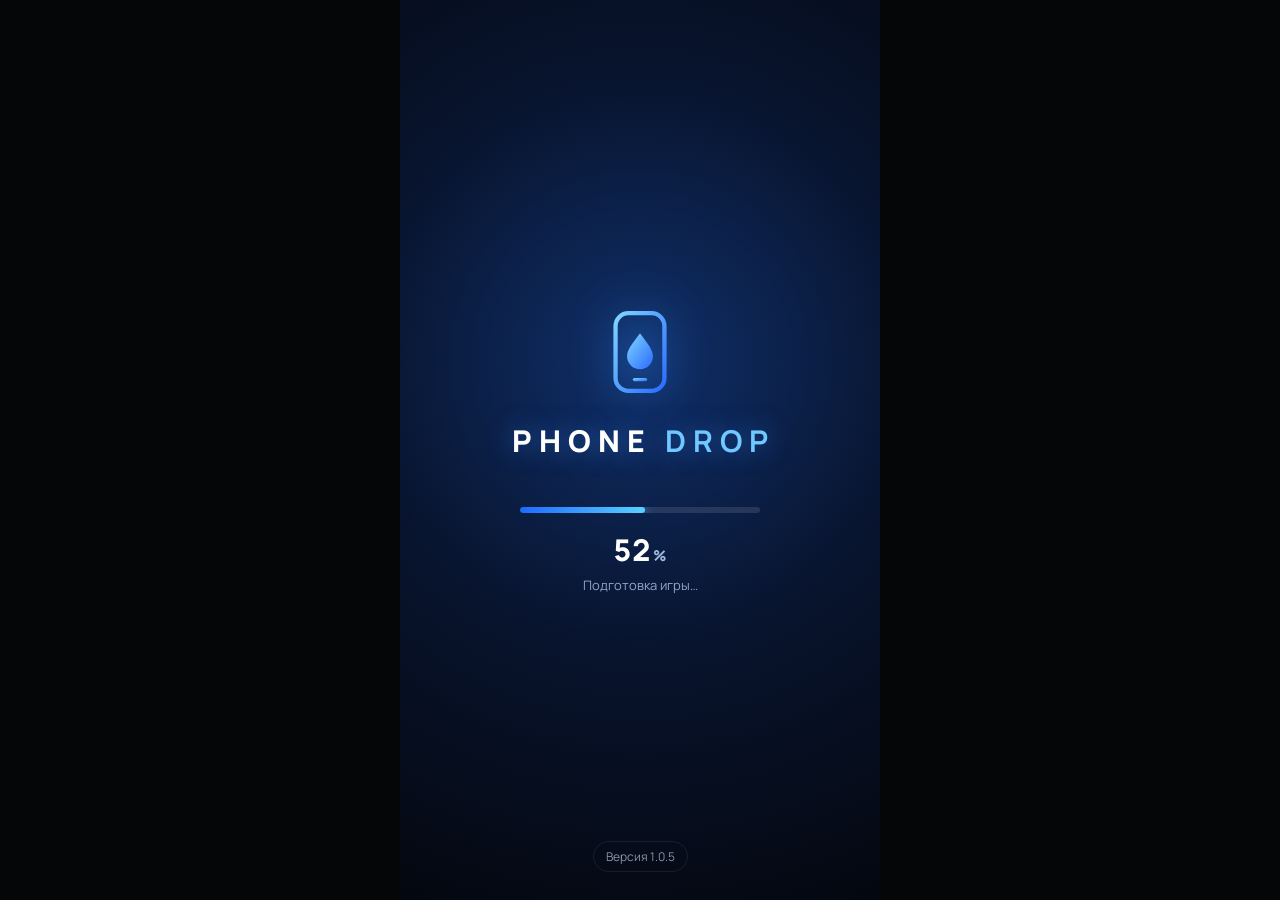
<file: 441212.html>
<!doctype html><html lang="ru"><head><meta charset="utf-8"><meta name="viewport" content="width=device-width,initial-scale=1,viewport-fit=cover"><title>Phone Drop</title>
<link href="https://fonts.googleapis.com/css2?family=Manrope:wght@500;700;800&display=swap" rel="stylesheet">
<style>
:root{--bg:#0a0c11;--s1:#13161e;--s2:#1b1f2a;--s3:#252a38;--tx:#f2f4f8;--mu:#8b93a7;--b:#00aaff;--g:#04e061;--r:#ff4053;--p:#965eeb;--y:#ffc43d;color-scheme:dark;box-sizing:border-box;padding-top:env(safe-area-inset-top,0px);padding-bottom:env(safe-area-inset-bottom,0px)}
*{box-sizing:border-box;-webkit-tap-highlight-color:transparent}html,body{height:100%;margin:0;background:#050608}
body{font-family:Manrope,system-ui,-apple-system,"Segoe UI",sans-serif;color:var(--tx);display:flex;justify-content:center;overflow:hidden}
#app{position:relative;width:100%;max-width:480px;height:100%;background:var(--bg);overflow:hidden;background-image:radial-gradient(600px 300px at 80% -5%,#00aaff22,transparent),radial-gradient(500px 300px at 0% 100%,#965eeb1c,transparent)}
button{font:inherit;color:inherit;border:0;cursor:pointer;transition:transform .15s,filter .2s}button:active{transform:scale(.95)}
.btn{background:var(--b);color:#001826;font-weight:800;padding:12px 16px;border-radius:14px}.btn.g{background:var(--g);color:#032}.btn.d{background:var(--s3);color:var(--tx)}.btn.r{background:#ff405333;color:var(--r)}.btn:disabled{opacity:.4}
#ld{position:absolute;inset:0;z-index:50;background:var(--bg);display:flex;flex-direction:column;align-items:center;justify-content:center;gap:14px;transition:opacity .6s,transform .6s}
#ld.out{opacity:0;transform:scale(1.08);pointer-events:none}
.logo{width:92px;height:92px;border-radius:26px;background:linear-gradient(145deg,var(--b),var(--p));display:grid;place-items:center;font-size:44px;box-shadow:0 0 60px #00aaff55;animation:fl 2.4s ease-in-out infinite}
@keyframes fl{50%{transform:translateY(-8px) rotate(-3deg)}}
.bar{width:220px;height:6px;background:var(--s2);border-radius:9px;overflow:hidden}.bar i{display:block;height:100%;width:5%;background:linear-gradient(90deg,var(--b),var(--g));border-radius:9px;transition:width .1s}
.mu{color:var(--mu);font-size:13px}
#ld{background:radial-gradient(120% 70% at 50% 0%,#12254a,#0a0c11 60%);overflow:hidden;gap:0}
#ld:before,#ld:after{content:"";position:absolute;z-index:0;width:520px;height:520px;border-radius:50%;filter:blur(80px);opacity:.33;animation:dr 9s ease-in-out infinite alternate}
#ld:before{background:#0af;left:-200px;top:-120px}#ld:after{background:#965eeb;right:-220px;bottom:-140px;animation-delay:-4s}
@keyframes dr{to{transform:translate(70px,50px) scale(1.15)}}
.em,.ttl,.sl,.pct,.bar,.dt{position:relative;z-index:1}
.em{width:170px;height:170px;display:grid;place-items:center;margin-bottom:26px}
.or{position:absolute;inset:0;border-radius:50%;border:1.5px dashed #ffffff33;animation:rot 12s linear infinite}
.or.b{inset:-22px;border-style:solid;border-color:#ffffff14;animation-duration:20s;animation-direction:reverse}
.or i{position:absolute;top:-5px;left:50%;width:10px;height:10px;margin-left:-5px;border-radius:50%;background:var(--b);box-shadow:0 0 14px var(--b)}
.or.b i{background:var(--p);box-shadow:0 0 14px var(--p);top:auto;bottom:-5px}
.mk{position:relative;width:108px;height:108px;border-radius:30px;background:linear-gradient(145deg,#00aaff,#6a4cff 70%,#965eeb);box-shadow:0 0 70px #00aaff66,inset 0 2px 0 #ffffff55;display:grid;place-items:center;overflow:hidden;animation:fl 3s ease-in-out infinite}
.mk:after{content:"";position:absolute;inset:0;background:linear-gradient(110deg,transparent 35%,#ffffff55 50%,transparent 65%);transform:translateX(-120%);animation:sh 2.4s .4s infinite}
.mk svg{width:56px;height:64px}
.ttl{font-size:40px;font-weight:800;letter-spacing:-1.2px;background:linear-gradient(90deg,#fff,#9fd8ff 60%,#c9a8ff);-webkit-background-clip:text;background-clip:text;color:transparent}
.sl{margin-top:6px;font-size:14px;color:var(--mu)}
.pct{margin-top:34px;font-size:46px;font-weight:800;letter-spacing:-1.5px;font-variant-numeric:tabular-nums}
.bar{width:240px;height:6px;background:#ffffff14;overflow:visible;margin-top:8px}
.bar i{position:relative;box-shadow:0 0 16px #00aaff99}
.bar i:after{content:"";position:absolute;right:-4px;top:-4px;width:14px;height:14px;border-radius:50%;background:#fff;box-shadow:0 0 18px 4px #00aaff}
.dt{display:flex;gap:10px;margin-top:22px}.dt i{width:9px;height:9px;border-radius:50%;background:#ffffff1f;transition:all .3s}.dt i.on{background:var(--c);box-shadow:0 0 12px var(--c);transform:scale(1.3)}
.vr{position:absolute;z-index:1;bottom:calc(28px + env(safe-area-inset-bottom,0px));font-size:12px;color:var(--mu);padding:6px 12px;border:1px solid #ffffff14;border-radius:20px}
.pt{position:absolute;bottom:-20px;width:5px;height:5px;border-radius:50%;background:#fff;opacity:0;animation:rise 6s linear infinite}
@keyframes rise{10%{opacity:.5}to{transform:translateY(-110vh);opacity:0}}
#home{position:absolute;inset:0;padding:18px 18px 12px;display:flex;flex-direction:column;gap:16px;overflow:auto}
.top{display:flex;justify-content:space-between;align-items:center}.top b{font-size:20px;letter-spacing:-.3px}
.card{background:var(--s1);border:1px solid #ffffff10;border-radius:20px;padding:16px}
.bal{background:linear-gradient(135deg,#0b3a55,#2a1b57 70%);border:1px solid #ffffff1c;position:relative;overflow:hidden}
.bal:after{content:"";position:absolute;inset:0;background:linear-gradient(110deg,transparent 30%,#ffffff14 50%,transparent 70%);transform:translateX(-100%);animation:sh 4s infinite}
@keyframes sh{to{transform:translateX(100%)}}
.big{font-size:34px;font-weight:800;letter-spacing:-1px}
.grid{display:grid;grid-template-columns:repeat(3,1fr);gap:14px}
.ic{display:flex;flex-direction:column;align-items:center;gap:7px;background:none;font-size:12px;font-weight:700;position:relative}
.ic i{width:68px;height:68px;border-radius:20px;display:grid;place-items:center;font-size:30px;font-style:normal;box-shadow:0 10px 24px #0007,inset 0 1px 0 #ffffff33;transition:transform .25s}
.ic:hover i{transform:translateY(-3px)}
.bd{position:absolute;top:-4px;right:12px;background:var(--r);border-radius:20px;min-width:20px;padding:2px 6px;font-size:11px;font-weight:800}
.chip{background:var(--s2);border-radius:20px;padding:8px 13px;font-size:13px;font-weight:700;white-space:nowrap}.chip.on{background:var(--b);color:#001826}
#ov{position:absolute;inset:0;z-index:20;background:var(--bg);display:flex;flex-direction:column;transform:translateY(100%) scale(.96);opacity:0;transition:transform .45s cubic-bezier(.2,.9,.2,1),opacity .3s;pointer-events:none}
#ov.open{transform:none;opacity:1;pointer-events:auto}
.hd{display:flex;align-items:center;gap:10px;padding:14px 16px;border-bottom:1px solid #ffffff0d}.hd b{flex:1;font-size:18px}.hd .m{font-size:13px;color:var(--g);font-weight:800}
#ovb{flex:1;overflow:auto;padding:14px 16px 24px;display:flex;flex-direction:column;gap:12px}
.in>*{animation:up .5s cubic-bezier(.2,.9,.2,1) both}@keyframes up{from{opacity:0;transform:translateY(18px)}}
.mg{display:grid;grid-template-columns:1fr 1fr;gap:12px}
.ph{width:100%;aspect-ratio:1/.85;border-radius:16px;background:radial-gradient(circle at 30% 20%,color-mix(in srgb,var(--c) 45%,#222),#0f121a);display:grid;place-items:center}
.ph svg{width:100%;height:100%;display:block}

.ph.on svg{filter:drop-shadow(0 0 7px color-mix(in srgb,var(--c) 70%,transparent))}
.lc{padding:8px;border-radius:18px;background:var(--s1);border:1px solid #ffffff0d;text-align:left;display:flex;flex-direction:column;gap:5px;cursor:pointer}
.pr{font-weight:800;font-size:17px}.tg{font-size:11px;font-weight:800;padding:3px 8px;border-radius:8px;background:#04e06122;color:var(--g);width:fit-content}.tg.w{background:#ffc43d22;color:var(--y)}
.row{display:flex;gap:10px;align-items:center}.row>.ph{width:72px;flex:none}.fx{flex:1;min-width:0}
.sc{display:flex;gap:8px;overflow:auto;padding-bottom:2px}
.ch{display:flex;gap:12px;align-items:center;padding:12px;background:var(--s1);border-radius:16px;cursor:pointer;position:relative}
.av{width:42px;height:42px;border-radius:50%;background:linear-gradient(135deg,var(--p),var(--b));display:grid;place-items:center;font-weight:800;flex:none}
.msgs{display:flex;flex-direction:column;gap:8px;flex:1}.bu{max-width:80%;padding:10px 13px;border-radius:16px;font-size:14px;line-height:1.35;animation:up .3s both}
.bu.them{background:var(--s2);border-bottom-left-radius:4px}.bu.me{background:var(--b);color:#001826;align-self:flex-end;border-bottom-right-radius:4px;font-weight:700}.bu.sys{align-self:center;background:none;color:var(--mu);font-size:12px}
.dots{display:inline-flex;gap:3px}.dots i{width:6px;height:6px;border-radius:50%;background:var(--mu);animation:dt 1s infinite}.dots i:nth-child(2){animation-delay:.15s}.dots i:nth-child(3){animation-delay:.3s}@keyframes dt{50%{transform:translateY(-4px)}}
#md{position:absolute;inset:0;z-index:40;background:#000a;display:flex;align-items:flex-end;opacity:0;pointer-events:none;transition:opacity .25s;backdrop-filter:blur(6px)}
#md.open{opacity:1;pointer-events:auto}#mb{width:100%;background:var(--s1);border-radius:26px 26px 0 0;padding:20px 18px calc(22px + env(safe-area-inset-bottom,0px));transform:translateY(100%);transition:transform .4s cubic-bezier(.2,.9,.2,1);display:flex;flex-direction:column;gap:12px;max-height:90%;overflow:auto}#md.open #mb{transform:none}
.ring{width:130px;height:130px;border-radius:50%;margin:6px auto;display:grid;place-items:center;font-size:30px;font-weight:800;background:conic-gradient(var(--b) calc(var(--p)*1%),var(--s3) 0);position:relative}
.ring:before{content:"";position:absolute;inset:9px;border-radius:50%;background:var(--s1)}.ring span{position:relative}
.ring.spin{animation:rot 1s linear infinite}@keyframes rot{to{transform:rotate(360deg)}}
.pg{height:8px;background:var(--s3);border-radius:9px;overflow:hidden}.pg i{display:block;height:100%;background:linear-gradient(90deg,var(--p),var(--b));width:0}
#tt{position:absolute;left:50%;top:calc(14px + env(safe-area-inset-top,0px));transform:translate(-50%,-90px);z-index:60;background:#232838;border:1px solid #ffffff22;padding:11px 16px;border-radius:14px;font-weight:700;font-size:14px;transition:transform .4s cubic-bezier(.2,.9,.2,1);max-width:92%;text-align:center}#tt.s{transform:translate(-50%,0)}
.tr{height:90px;position:relative;border-radius:16px;background:var(--s2);overflow:hidden;margin:6px 0}.tr b{position:absolute;top:22px;left:-50px;font-size:40px;animation:mv 1.8s ease-in-out forwards}@keyframes mv{to{left:calc(100% + 10px)}}
.tr:after{content:"";position:absolute;left:0;right:0;bottom:22px;border-top:2px dashed #ffffff2a}
.spin{animation:rot 1s linear infinite}
.osw{display:flex;flex-direction:column;align-items:center;gap:10px;padding-top:4px}
.os{position:relative;width:min(300px,76vw);aspect-ratio:9/19;border-radius:15%/7%;background:#050608;border:5px solid var(--c);box-shadow:0 0 0 2px #000,0 30px 60px #000b,0 0 40px color-mix(in srgb,var(--c) 40%,transparent);padding:4px}
.scr{position:relative;width:100%;height:100%;border-radius:13%/6.2%;overflow:hidden;touch-action:none;user-select:none;color:#fff}
.sb{position:absolute;top:2.5%;left:7%;right:7%;display:flex;justify-content:space-between;font-size:11px;font-weight:800;z-index:3}
.cut{position:absolute;top:1.8%;left:50%;transform:translateX(-50%);background:#000;z-index:4}.cut.i{width:28%;height:2.8%;border-radius:20px}.cut.n{width:44%;height:3.6%;border-radius:0 0 16px 16px;top:0}.cut.p{width:3.4%;aspect-ratio:1;border-radius:50%}
.pgx{position:absolute;inset:0;animation:up .45s cubic-bezier(.2,.9,.2,1) both}
.lk{display:flex;flex-direction:column;align-items:center;padding-top:20%}.lk .tm{font-size:64px;font-weight:800;letter-spacing:-3px;line-height:1.1}.lk .nt{margin-top:26px;background:#ffffff26;backdrop-filter:blur(10px);border-radius:16px;padding:10px 14px;font-size:12px;width:80%}
.swh{position:absolute;bottom:6%;left:0;right:0;text-align:center;font-size:12px;opacity:.85;animation:bob 1.6s ease-in-out infinite}@keyframes bob{50%{transform:translateY(-8px)}}
.oa{display:flex;flex-direction:column;align-items:center;gap:5px;background:none;font-size:10px;font-weight:700}.oa i{width:48px;height:48px;border-radius:14px;display:grid;place-items:center;font-style:normal;font-size:22px;box-shadow:0 6px 14px #0006}
.og{display:grid;grid-template-columns:repeat(4,1fr);gap:16px 4px;padding:18% 6% 0}.dk{position:absolute;bottom:5%;left:6%;right:6%;display:flex;justify-content:space-around;background:#ffffff26;backdrop-filter:blur(14px);border-radius:24px;padding:10px 4px}
.hb{position:absolute;bottom:1.6%;left:34%;right:34%;height:4px;border-radius:4px;background:#fff;opacity:.8;z-index:5;cursor:pointer}
.ap{background:#0c0e14f2;padding:15% 6% 8%;display:flex;flex-direction:column;gap:10px;overflow:auto}
.sws{display:grid;grid-template-columns:repeat(4,1fr);gap:8px}.sws button{aspect-ratio:1;border-radius:12px;border:2px solid #ffffff22}.sws button.on{border-color:#fff}
.sr{display:flex;align-items:center;gap:10px;background:var(--s2);border:1px solid #ffffff14;border-radius:14px;padding:0 14px;height:48px;position:sticky;top:-14px;z-index:5;transition:border-color .2s}.sr:focus-within{border-color:var(--b)}
.sr input{flex:1;min-width:0;background:none;border:0;outline:0;color:var(--tx);font:inherit;font-size:15px}
.mh{font-size:22px;font-weight:800}.sc,.sr,.avg,.card{flex-shrink:0}
#ld{background:#141416}#ld:before,#ld:after{display:none}.fp{opacity:.16}
.lp{position:relative;z-index:1;width:min(320px,82vw);height:200px;border-radius:100px;overflow:hidden;display:flex;flex-direction:column;align-items:center;justify-content:center;background:#ffffff0d;border:1px solid #ffffff30;box-shadow:inset 0 1px 0 #ffffff55,inset 0 -20px 40px #00000040,0 30px 80px #000a;backdrop-filter:blur(24px);animation:lpb 3.2s ease-in-out infinite}
.lp .bl{position:absolute;width:150px;height:150px;border-radius:50%;filter:blur(38px);opacity:.85}.b1{background:#2f5bff;left:-30px;top:-10px;animation:b1 4s ease-in-out infinite alternate}.b2{background:#c0306a;right:-30px;top:20px;animation:b2 5s ease-in-out infinite alternate}.b3{background:#7a3cff;left:90px;bottom:-70px;animation:b3 4.5s ease-in-out infinite alternate}
@keyframes b1{to{transform:translate(90px,30px)}}@keyframes b2{to{transform:translate(-80px,-20px)}}@keyframes b3{to{transform:translate(-40px,-30px) scale(1.2)}}@keyframes lpb{50%{transform:scale(1.03)}}
.lp .nm{position:relative;font-size:88px;font-weight:800;letter-spacing:-4px;line-height:1;background:linear-gradient(180deg,#fff,#b0b4c0);-webkit-background-clip:text;background-clip:text;color:transparent;font-variant-numeric:tabular-nums}.nm small{font-size:38px;letter-spacing:0;margin-left:2px}
.lp .lb2{position:relative;font-size:17px;font-weight:800;letter-spacing:.5px;color:#e8eaf0;margin-top:4px}
.lp .bar2{position:absolute;left:24%;right:24%;bottom:20px;height:3px;border-radius:3px;background:#ffffff22;overflow:hidden}.bar2 i{display:block;height:100%;width:5%;background:#fff;border-radius:3px;transition:width .1s}
.ic i{position:relative;overflow:hidden;box-shadow:0 12px 26px #0009,inset 0 1px 0 #ffffff66,inset 0 -8px 14px #0003}.ic i:after{content:'';position:absolute;inset:0;border-radius:inherit;background:linear-gradient(160deg,#ffffff66,#fff0 48%)}.ic svg{position:relative;z-index:1;filter:drop-shadow(0 2px 3px #0006)}
.hd{background:#0a0c11cc;backdrop-filter:blur(22px)}#mb{transition:transform .55s cubic-bezier(.2,1.05,.2,1)}.card{border-radius:22px}
.ad{animation:up .5s cubic-bezier(.2,.9,.2,1) both}.dts{position:absolute;bottom:6px;left:0;right:0;text-align:center;font-size:7px;letter-spacing:3px;color:#fff9}
.cats{display:flex;gap:10px;overflow:auto;flex-shrink:0}.cat{flex:none;width:76px;background:none;display:flex;flex-direction:column;align-items:center;gap:6px;font-size:11px;font-weight:700;color:var(--mu)}.cat i{width:56px;height:56px;border-radius:18px;background:var(--s2);display:grid;place-items:center;font-style:normal;font-size:24px;transition:all .25s}.cat.on i{background:var(--b);box-shadow:0 8px 20px #00aaff55}.cat.on{color:var(--tx)}
.mnav .pl i{background:var(--b);color:#fff;width:44px;height:44px;border-radius:50%;margin-top:-20px;font-size:28px;display:grid;place-items:center;box-shadow:0 8px 20px #00aaff66}
.bxi{width:56px;height:56px;border-radius:16px;display:grid;place-items:center;flex:none}.bxs{width:110px;height:110px;margin:10px auto;border-radius:28px;display:grid;place-items:center;animation:shk .45s infinite}.bxs svg{width:60px;height:60px}@keyframes shk{25%{transform:rotate(-6deg) scale(1.05)}75%{transform:rotate(6deg) scale(1.05)}}
.os.tb{aspect-ratio:3/4;width:min(340px,88vw);border-radius:7%/5%}
.btn{background:linear-gradient(135deg,var(--b),color-mix(in srgb,var(--b) 65%,#965eeb));box-shadow:0 6px 18px color-mix(in srgb,var(--b) 35%,transparent)}.btn.g{background:linear-gradient(135deg,#1fe57a,#00b84f);box-shadow:0 6px 18px #04e06155}.btn.d,.btn.r{box-shadow:none}.btn.d{background:var(--s3)}.btn.r{background:#ff405333}
.card{background:linear-gradient(180deg,#171b25,#12151d);border:1px solid #ffffff12}.chip.on{box-shadow:0 4px 14px color-mix(in srgb,var(--b) 40%,transparent)}
.cf{position:absolute;inset:0;pointer-events:none;z-index:80;overflow:hidden}
#ld{background:radial-gradient(circle at 50% 40%,#10306b 0,#08142e 48%,#04070f 100%)}#ld:before,#ld:after,.fp{display:none}#ld.out{transform:none}
.l_n{display:flex;flex-direction:column;align-items:center}.l_m{width:92px;height:92px;filter:drop-shadow(0 0 20px #2f8cff99)}.l_t{margin-top:22px;font-size:30px;font-weight:800;letter-spacing:7px;color:#fff;text-shadow:0 0 24px #3b8cff88;padding-left:7px}.l_t b{color:#6fc8ff}
.l_b{width:240px;height:6px;border-radius:6px;background:#ffffff1c;margin-top:46px;overflow:hidden}.l_b i{display:block;height:100%;width:0;border-radius:6px;background:linear-gradient(90deg,#1e6bff,#5ad1ff);box-shadow:0 0 12px #3aa0ff;transition:width .12s linear}
.l_p{margin-top:16px;font-size:30px;font-weight:800;color:#fff;font-variant-numeric:tabular-nums}.l_p small{font-size:15px;color:#9fb8e0;margin-left:2px}.l_s{margin-top:6px;font-size:13px;color:#8fa6cc}
#home.en .ic,#home.en .bal{animation:up .55s cubic-bezier(.2,.9,.2,1) both}#home.en .grid .ic:nth-child(3n+2){animation-delay:.06s}#home.en .grid .ic:nth-child(3n){animation-delay:.12s}.cf i{position:absolute;top:70%;width:8px;height:12px;border-radius:2px;animation:cfa 1.6s cubic-bezier(.2,.7,.3,1) forwards}@keyframes cfa{40%{transform:translate(var(--dx),var(--dy)) rotate(260deg)}to{transform:translate(var(--dx),480px) rotate(620deg);opacity:0}}.os.tb .scr{border-radius:5.5%/4%}
.bx3{position:relative;width:120px;height:250px;transform-style:preserve-3d}.bx3.au{animation:sp3 9s linear infinite}@keyframes sp3{to{transform:rotateX(-12deg) rotateY(330deg)}}
.fc{position:absolute;inset:0;border-radius:22px;backface-visibility:hidden}.fr{transform:translateZ(7px);border:3px solid var(--c1);box-shadow:inset 0 0 0 2px #000}.bk{transform:rotateY(180deg) translateZ(7px);box-shadow:inset 0 0 0 1px #fff3}
.sl,.sr3{width:14px;left:53px;background:linear-gradient(var(--c1),var(--c2))}.sl{transform:rotateY(-90deg) translateZ(60px)}.sr3{transform:rotateY(90deg) translateZ(60px)}.st,.sb3{height:14px;top:118px;background:linear-gradient(90deg,var(--c1),var(--c2))}.st{transform:rotateX(90deg) translateZ(125px)}.sb3{transform:rotateX(-90deg) translateZ(125px)}
.sc3{position:absolute;inset:6px;border-radius:17px;display:grid;place-items:start center;padding-top:34px;font-size:30px;font-weight:800;color:#fff}.sc3:after{content:'';position:absolute;inset:0;border-radius:inherit;background:linear-gradient(135deg,#ffffff22,#fff0 40%)}
.nt3{position:absolute;top:10px;left:50%;transform:translateX(-50%);width:34px;height:10px;background:#000;border-radius:8px}.nt3.p{width:9px;height:9px;border-radius:50%}.nt3.n{width:56px;top:6px;border-radius:0 0 12px 12px}.nt3.h,.nt3.t{display:none}
.cm3{position:absolute;left:8px;top:8px;width:56px;height:56px;border-radius:16px;background:#0006;border:1px solid #fff4}.cm3.bar3{left:0;right:0;width:auto;border-radius:0;top:30px;height:34px}.cm3 i{position:absolute;width:20px;height:20px;border-radius:50%;background:radial-gradient(circle at 35% 35%,#6c7ca8 0 12%,#0b0e18 40%,#000 70%);box-shadow:0 0 0 2px #aab0ba,0 2px 6px #000}.oa i{position:relative;overflow:hidden}.oa i:after{content:'';position:absolute;inset:0;border-radius:inherit;background:linear-gradient(160deg,#ffffff55,#fff0 50%)}
#nb{position:absolute;left:10px;right:10px;top:calc(8px + env(safe-area-inset-top,0px));z-index:70;display:flex;gap:12px;align-items:center;padding:12px 14px;border-radius:22px;background:#20242fe6;backdrop-filter:blur(18px);border:1px solid #ffffff22;box-shadow:0 14px 40px #000a;transform:translateY(-150%);transition:transform .5s cubic-bezier(.2,.9,.2,1);pointer-events:none}#nb.s{transform:none}#nb i{width:38px;height:38px;border-radius:11px;display:grid;place-items:center;font-style:normal;font-size:20px;background:linear-gradient(145deg,var(--b),var(--p));flex:none}#nb b{display:block;font-size:14px}#nb span{font-size:12px;color:var(--mu)}
.s3{position:relative}.s3:after{content:'';position:absolute;bottom:34px;width:170px;height:30px;border-radius:50%;background:radial-gradient(#000a,#0000 70%);pointer-events:none}
.r3 .ly{transform-style:preserve-3d;transform:translateZ(calc(var(--z)*var(--e,1)))}.r3 .ly.sel{transform:translateZ(calc(var(--z)*var(--e,1) + 40px))}.r3 .ly:before{content:'';position:absolute;inset:0;border-radius:inherit;transform:translateZ(-7px);background:#000c}
.r3 .l0{background:linear-gradient(160deg,#0a0f1d,#1c2f66)}.r3 .l3{background:repeating-linear-gradient(90deg,#ffffff0d 0 2px,#0000 2px 9px),linear-gradient(160deg,#0f4a38,#0a2a20)}.r3 .l1{background:repeating-linear-gradient(0deg,#0000 0 23px,#0003 23px 24px),linear-gradient(145deg,#dfe4ea,#8591a0)}
.av4{width:34px;height:34px;display:block;background:radial-gradient(circle at 28% 28%,#04e061 0 25%,#0000 26%),radial-gradient(circle at 72% 28%,#0af 0 25%,#0000 26%),radial-gradient(circle at 28% 72%,#ff4053 0 25%,#0000 26%),radial-gradient(circle at 72% 72%,#965eeb 0 25%,#0000 26%)}
.s3{perspective:900px;height:370px;display:grid;place-items:center;touch-action:none;user-select:none;background:radial-gradient(circle at 50% 60%,#1b2236,#0a0c11 70%);border-radius:22px;overflow:hidden}
.r3{position:relative;width:140px;height:290px;transform-style:preserve-3d;transition:transform .5s}
.ly{position:absolute;inset:0;border-radius:20px;transform:translateZ(var(--z));transition:transform .5s cubic-bezier(.2,.9,.2,1),opacity .4s,box-shadow .3s;cursor:pointer;display:grid;place-items:center;font-size:10px;font-weight:800;border:1.5px solid color-mix(in srgb,var(--q) 70%,#fff3);color:#fff;text-shadow:0 1px 3px #000}
.ly.sel{transform:translateZ(calc(var(--z) + 36px));box-shadow:0 0 26px 3px var(--q)}.ly.mt{opacity:.22;border-style:dashed;background:none!important}
.ly.out{animation:lout .6s cubic-bezier(.5,0,.8,.4) forwards}.ly.in{animation:lin .8s cubic-bezier(.2,.9,.2,1) both}
@keyframes lout{to{transform:translate3d(0,-280px,260px) rotateZ(24deg);opacity:0}}@keyframes lin{from{transform:translate3d(0,-280px,260px) rotateZ(-24deg);opacity:0}}
.l0{background:linear-gradient(160deg,#0b1020,#23386f)}.l3{background:linear-gradient(160deg,#0f4a38,#0a2a20)}.l1{inset:40% 9% 8% 9%;background:linear-gradient(145deg,#cfd6dd,#8a96a3);color:#10151b;text-shadow:none}.l2{inset:4% 50% 76% 8%;background:radial-gradient(circle at 30% 50%,#4a5578 0 13%,#0000 14%),radial-gradient(circle at 70% 50%,#4a5578 0 13%,#0000 14%),#101216;border-radius:14px}.l4{background:linear-gradient(160deg,color-mix(in srgb,var(--c) 60%,#0000),color-mix(in srgb,var(--c2) 60%,#0000))}
.cp{position:absolute;background:#1b1f27;border:1px solid #ffffff33;border-radius:4px}
.oa i{border-radius:var(--ir,14px)}.i-t .oa i{background:#cfd8ff!important;color:#1b1b3a}.i-m .oa i{background:#ffffff1f!important;border:1px solid #fff6;font-family:DejaVu Sans Mono,monospace}
.k-l .lk,.k-s .lk,.k-d .lk{align-items:flex-start;padding-left:8%}.k-l .lk .tm{font-size:46px;letter-spacing:-2px}.k-s .lk .tm{font-size:64px;letter-spacing:-3px}.k-d .lk{font-family:DejaVu Sans Mono,monospace;text-transform:uppercase}.k-d .lk .tm{font-size:40px;letter-spacing:3px}
.n-3 .hb{display:none}.n-3 .scr:after{content:'◁   ○   ▢';position:absolute;bottom:1.2%;left:0;right:0;text-align:center;font-size:13px;letter-spacing:.9em;opacity:.8;z-index:5;pointer-events:none}
.mnav{position:sticky;bottom:-24px;margin:6px -16px -24px;display:flex;background:#0d1017f2;backdrop-filter:blur(14px);border-top:1px solid #ffffff12;padding:8px 6px calc(8px + env(safe-area-inset-bottom,0px));z-index:6}
.mnav button{flex:1;background:none;display:flex;flex-direction:column;align-items:center;gap:2px;font-size:10px;font-weight:700;color:var(--mu);position:relative;transition:color .2s}.mnav i{font-style:normal;font-size:20px}.mnav button.on{color:var(--b)}.mnav b{position:absolute;top:-2px;right:18%;background:var(--r);color:#fff;border-radius:10px;padding:1px 5px;font-size:10px}
.avg{display:grid;grid-template-columns:1fr 1fr;gap:16px 10px}.ad{display:flex;flex-direction:column;gap:3px;cursor:pointer;transition:transform .2s}.ad:active{transform:scale(.97)}.ad .im{position:relative;border-radius:14px;overflow:hidden}.ad .ht{position:absolute;top:8px;right:8px;width:30px;height:30px;border-radius:50%;background:#0009;display:grid;place-items:center;font-size:16px;z-index:2}.ad .pr2{font-size:18px;font-weight:800;margin-top:4px}.ad .tt{font-size:14px;font-weight:600;line-height:1.25}.ad .gr{font-size:12px;color:var(--mu)}
.pf{display:flex;flex-direction:column;align-items:center;gap:8px;padding:10px}.pa{width:92px;height:92px;border-radius:50%;background:linear-gradient(145deg,var(--b),var(--p));display:grid;place-items:center;font-size:40px;font-weight:800;box-shadow:0 10px 30px #0006}
.bt2{height:7px;background:#ffffff1a;border-radius:6px;overflow:hidden}.bt2 i{display:block;height:100%;background:linear-gradient(90deg,#1fe5d0,#0a7cff);border-radius:6px;transition:width .6s}
.wd{margin:0 6%;padding:14px;border-radius:22px;background:#ffffff22;backdrop-filter:blur(12px);font-size:11px}.wd .wt{font-size:34px;font-weight:800;letter-spacing:-1px;line-height:1}
.fp{position:absolute;width:140px;opacity:.5;filter:drop-shadow(0 20px 30px #000);animation:fpf 6s ease-in-out infinite alternate;z-index:0}.fp .ph{background:none}@keyframes fpf{to{transform:translateY(-24px) rotate(4deg)}}
.card,.chip,.btn{transition:transform .15s,background .25s,opacity .25s}
@media(prefers-reduced-motion:reduce){*{animation-duration:.01s!important;transition-duration:.01s!important}}
</style></head><body>
<div id="app">
<div id="ld"><i class="pt" style="left:8%;animation-delay:-1s"></i><i class="pt" style="left:22%;animation-delay:-3.5s;animation-duration:7s"></i><i class="pt" style="left:37%;animation-delay:-5s"></i><i class="pt" style="left:51%;animation-delay:-2s;animation-duration:8s"></i><i class="pt" style="left:66%;animation-delay:-4.2s"></i><i class="pt" style="left:80%;animation-delay:-.5s;animation-duration:7s"></i><i class="pt" style="left:92%;animation-delay:-3s"></i><div class="em"><div class="or"><i></i></div><div class="or b"><i></i></div><div class="mk"><svg viewBox="0 0 56 64"><rect x="12" y="2" width="32" height="60" rx="8" fill="none" stroke="#fff" stroke-width="3.5"/><rect x="17.5" y="8" width="14" height="14" rx="4.5" fill="#fff"/><circle cx="28" cy="53" r="2.4" fill="#fff"/></svg></div></div><div class="ttl">Phone Drop</div><div class="sl">Покупай. Улучшай. Продавай.</div><div class="pct" id="pc">5%</div><div class="bar"><i id="pb"></i></div><div class="mu" id="ph" style="margin-top:16px;position:relative;z-index:1">Запуск ядра</div><div class="dt"><i style="--c:#9aa3b5"></i><i style="--c:#2b5bd7"></i><i style="--c:#ff6a00"></i><i style="--c:#f5c400"></i><i style="--c:#e11d48"></i><i style="--c:#34a853"></i></div><div class="vr">Версия 1.0.4</div></div>
<div id="home"></div>
<div id="ov"><div class="hd"><button class="chip" onclick="A.back()">‹ Назад</button><b id="ot"></b><span class="m" id="om"></span></div><div id="ovb"></div></div>
<div id="md" onclick="if(event.target===this)closeM()"><div id="mb"></div></div>
<div id="tt"></div>
</div>
<script>
const $=s=>document.querySelector(s),rnd=(a,b)=>a+Math.random()*(b-a),ri=(a,b)=>Math.floor(rnd(a,b+1)),pick=a=>a[ri(0,a.length-1)],r100=n=>Math.round(n/100)*100;
const rub=n=>Math.round(n).toLocaleString('ru-RU').replace(/\u00a0/g,' ')+' ₽';
const TG=window.Telegram&&Telegram.WebApp;try{TG&&(TG.ready(),TG.expand(),TG.setHeaderColor&&TG.setHeaderColor('#0a0c11'))}catch(e){}
const hp=()=>{snd('tap');try{S.cfg.hap&&TG&&TG.HapticFeedback.impactOccurred('light')}catch(e){}};
const PH=[['Apple','iPhone 11',22000,540000],['Apple','iPhone 13',42000,790000],['Apple','iPhone 14 Pro',75000,950000],['Apple','iPhone 15 Pro',98000,1450000],['Samsung','Galaxy A54',24000,560000],['Samsung','Galaxy S22',38000,1000000],['Samsung','Galaxy S24 Ultra',90000,1700000],['Xiaomi','Xiaomi 13T',32000,1050000],['Xiaomi','Xiaomi 14',52000,1900000],['POCO','POCO X5 Pro',17000,580000],['POCO','POCO F5',24000,1050000],['POCO','POCO F6',30000,1550000],['Redmi','Redmi Note 12',13000,420000],['Redmi','Redmi Note 13 Pro',20000,560000],['Google','Pixel 7',28000,750000],['OnePlus','OnePlus 11',40000,1250000],['Nothing','Nothing Phone 2',32000,700000],['Realme','Realme GT Neo 5',21000,900000],['Vivo','Vivo X300 Ultra',92000,3900000],['Google','Pixel 11 Pro XL',88000,2300000],['Xiaomi','Xiaomi 17 Pro Max',85000,3800000],['Apple','iPhone Duo',95000,2800000],['Apple','iPhone 18 Pro Max',128000,3300000],['OnePlus','OnePlus 15',62000,3700000],['Samsung','Galaxy S24',42000,1600000],['OnePlus','OnePlus 6T',6500,310000],['Tecno','Tecno Pova 7 Ultra 5G',21000,950000],['POCO','POCO X8 Pro Max',34000,2600000],['iQOO','iQOO Neo 11',36000,3300000],['iQOO','iQOO 15R',41000,3500000],['Samsung','Galaxy S10+',8500,440000],['OPPO','OPPO Find X9 Ultra',88000,3900000],['Huawei','Huawei Pura 80',68000,1700000],['RedMagic','RedMagic 10 Pro',54000,3600000],['Xiaomi','Mi 10 Ultra',14000,650000],['Apple','iPhone 7 Plus',9000,230000],['Apple','iPhone 16 Pro',82000,2500000],['Apple','iPhone 15',52000,1650000],['Samsung','Galaxy S25 Ultra',95000,3700000],['Google','Pixel 9 Pro',62000,1500000],['Xiaomi','Xiaomi 15 Ultra',88000,3600000],['Honor','Honor Magic7 Pro',70000,3500000],['Nothing','Nothing Phone (3)',48000,2000000],['Infinix','Infinix GT 30 Pro',24000,1600000],['Realme','Realme GT 7 Pro',56000,3300000],['Redmi','Redmi K80 Pro',38000,3400000],['Apple','iPhone 17 Pro Max',125000,3600000],['Apple','iPhone Air',78000,2400000],['Samsung','Galaxy Z Fold7',140000,3700000],['Samsung','Galaxy Z Flip7',72000,2900000],['Google','Pixel 10 Pro',80000,2000000],['Xiaomi','Xiaomi 17',70000,3600000],['OnePlus','OnePlus 15R',45000,3000000],['Nothing','Nothing Phone (3a)',28000,1300000],['Motorola','Razr 60 Ultra',85000,3000000],['Realme','Realme GT 8 Pro',58000,3700000],['Honor','Honor Magic8 Pro',78000,3700000],['POCO','POCO F7 Ultra',46000,3400000],['Redmi','Redmi Note 14 Pro+',25000,1300000],['iQOO','iQOO 15',52000,3800000],['Vivo','Vivo X200 Pro',70000,3200000],['Apple','iPad Pro 13 M5',110000,3500000],['Apple','iPad Air 11',55000,2100000],['Samsung','Galaxy Tab S10 Ultra',90000,2900000],['Xiaomi','Xiaomi Pad 7 Pro',38000,2200000],['OnePlus','OnePlus Pad 3',52000,3400000],['Huawei','MatePad Pro 13.2',70000,1500000],['Apple','iPhone 16',62000,2000000],['Apple','iPhone 14',38000,1500000],['Samsung','Galaxy S25',58000,3300000],['Google','Pixel 8a',26000,1200000],['Xiaomi','Xiaomi 14T Pro',42000,2600000],['Redmi','Redmi Note 13',15000,520000],['POCO','POCO X7 Pro',24000,1700000],['OnePlus','OnePlus 13',68000,3900000],['OPPO','OPPO Find N5',120000,3600000],['Honor','Honor Magic V5',100000,3500000],['Vivo','Vivo X Fold5',110000,3400000],['Samsung','Galaxy S23 FE',22000,1000000],['Apple','iPhone 17',72000,2600000],['Samsung','Galaxy A56',28000,1100000],['Google','Pixel 10',64000,1900000],['Redmi','Redmi Note 14 Pro',20000,950000],['POCO','POCO F7',30000,2400000],['Honor','Honor 400 Pro',42000,1800000],['OnePlus','OnePlus Nord 5',40000,2500000],['Realme','Realme 14 Pro+',30000,1500000],['Vivo','Vivo V50',36000,1400000],['OPPO','OPPO Reno13 Pro',38000,1500000]];const RARE=[21,34,35];
const COL={Apple:'#9aa3b5',Samsung:'#2b5bd7',Xiaomi:'#ff6a00',POCO:'#f5c400',Redmi:'#e11d48',Google:'#34a853',OnePlus:'#e0213a',Nothing:'#d8dbe2',Realme:'#e8c200'};
const CT={'Москва':{x:55.75,y:37.62,m:1.08},'Санкт-Петербург':{x:59.93,y:30.33,m:1.04},'Казань':{x:55.79,y:49.12,m:.97},'Екатеринбург':{x:56.84,y:60.6,m:.95},'Новосибирск':{x:55.03,y:82.92,m:.9},'Сочи':{x:43.6,y:39.72,m:1}};
const BB={'Москва':{Apple:1.06},'Сочи':{Apple:1.05},'Новосибирск':{Xiaomi:1.1,POCO:1.1,Redmi:1.1},'Казань':{Samsung:1.07},'Екатеринбург':{Google:1.08,OnePlus:1.08},'Санкт-Петербург':{Nothing:1.08,Apple:1.02}};
const CK=Object.keys(CT),NM=['Алексей','Дмитрий','Марина','Ирина','Сергей','Олег','Анна','Павел','Катя','Игорь','Тимур','Вика'];
const TR={bus:{n:'Автобус',e:'🚌',r:2.4,b:200,sp:650},train:{n:'Поезд',e:'🚆',r:3.8,b:500,sp:1000},plane:{n:'Самолёт',e:'✈️',r:7,b:2500,sp:99999}};
const KEY='phonedrop_v1';let S,cur=null,arg=null,F='Все',TY=null;
const fresh=()=>({v:1,cfg:{wp:0,ac:'#00aaff',hap:1,sure:0,free:0},money:35000,day:1,city:'Москва',uid:1,inv:[],lst:{},chats:[],hist:[],deals:0,profit:0,pts:0});
try{S=JSON.parse(localStorage.getItem(KEY))}catch(e){}if(!S||!S.v)S=fresh();S.cfg=Object.assign({wp:0,ac:'#00aaff',hap:1,sure:0,free:0},S.cfg||{});
const save=()=>{try{localStorage.setItem(KEY,JSON.stringify(S))}catch(e){try{S.inv.forEach(p=>{if(p.sk)delete p.sk.img});localStorage.setItem(KEY,JSON.stringify(S));toast('Нет места: картинка убрана')}catch(e2){}}};
const cm=(c,b)=>CT[c].m*((BB[c]||{})[b]||1);
const val=(p,c=S.city)=>{const P=PH[p.m];return r100(P[2]*(.45+.55*p.c/100)*(1+.12*p.u)*(p.v?1.04:1)*cm(c,P[0])*(RARE.includes(p.m)?2.2:1)*(1+.05*Math.sin(S.day*.6+p.m*1.7)+.03*Math.sin(S.day*1.7+p.m))*(p.bx?1.04:1)*(S.ev&&S.ev.b==P[0]&&S.day<=S.ev.till?S.ev.k:1))};
const cond=c=>c>=90?'Как новый':c>=75?'Хорошее':c>=55?'Б/у':'Нужен ремонт';
const DS=[['sq2','#b9dfc9','#86bfa3','n',''],['diag2','#e9aab8','#c47b8c','n',''],['tri','#54456e','#2a2140','i',''],['tri','#9a948b','#5d5953','i',''],['col3','#c8b9ee','#9a88d2','p',''],['col3c','#3e5f4d','#20382c','p',''],['col4','#7d7d82','#3d3d41','p',''],['ring','#93b5d6','#5b82ac','p',''],['bigsq','#ececef','#c3c6cd','p',''],['col2','#f4c500','#c79a00','p',''],['sq3','#2d3350','#12152a','p',''],['sq3','#aeb8c2','#7d8893','p',''],['col3','#6eaadb','#3f7aae','p',''],['sq3','#8062ad','#4d3776','p',''],['bar','#30343a','#15171b','p',''],['ring','#33665a','#173a30','p',''],['nt','#f2f2f2','#cfd0d3','p',''],['sq3','#f6a300','#262626','p','s'],['ring','#4a3f38','#1c1815','p',''],['bar','#cfd9d4','#9eb0a8','p',''],['bigsq','#2f3b4c','#11151d','p',''],['tri','#c9cacf','#8f9199','i','f'],['bar','#dc7b3a','#a24f1c','i',''],['sq3','#2b3442','#10141b','p',''],['col3','#b9a7d8','#8f7bb8','p',''],['col2','#1d1e22','#0a0a0c','n',''],['col3','#1f4a3f','#0d1f1b','p',''],['sq3','#27292e','#0f1013','p',''],['sq3','#f4f4f6','#c9cad1','p','s'],['sq3','#7c2e55','#3c1429','p',''],['h3','#e7e9ef','#b8a6da','p',''],['ring','#6b5744','#2e231a','p',''],['ring','#f1ede4','#cdbfa6','p',''],['nt','#1b1316','#08050a','p',''],['bigsq','#e8e3d6','#a89e86','p',''],['h2','#17181b','#050506','h',''],['tri','#c9b8a3','#9d8a74','i',''],['diag2','#a6bcd1','#7b94ad','i',''],['col4','#9aa3b0','#5c6573','p',''],['bar','#e8e0d8','#bdb2a6','p',''],['ring','#2a2c30','#0e0f12','p',''],['ring','#9aa4a8','#5d6669','p',''],['nt','#1c1c1e','#0a0a0b','p',''],['sq3','#dfe7f2','#9db0cc','p',''],['ring','#c9602f','#7e3216','p',''],['sq3','#2f3b52','#141a29','p',''],['bar','#d9792e','#a24e18','i',''],['one','#1f2022','#0b0b0c','i',''],['col3','#26293a','#0e1018','p','f'],['col2','#9bb7e8','#6c8ac2','p','f'],['bar','#cfd5e0','#97a1b3','p',''],['x17','#2b2f3a','#0f1117','p',''],['sq3','#d0d6e0','#9aa4b4','p',''],['nt','#f2f2f2','#cfd0d3','p',''],['col2','#c64d78','#8a2a50','p','f'],['sq3','#d4e9ff','#7fb4e8','p',''],['ring','#e9e3da','#c1b6a4','p',''],['sq3','#262a31','#0e1015','p',''],['sq3','#6f8fd1','#3e5aa0','p',''],['sq3','#101114','#25272c','p','s'],['vivo','#1c1d21','#08080a','p',''],['h2','#c6c8cc','#8e9096','t','t'],['h2','#a7b8d6','#7f93b8','t','t'],['h2','#8e9099','#4f5159','t','t'],['h2','#d9dde4','#a9afbd','t','t'],['h2','#3e5a52','#1d2f2a','t','t'],['h2','#f2efe8','#cfc6b0','t','t'],['col2','#5b6fe0','#3d4fb5','i',''],['diag2','#b9a9d9','#8c7bb5','n',''],['col3','#2b3a5c','#141c33','p',''],['bar','#e9eef2','#c2ccd6','p',''],['ring','#2d3340','#12151c','p',''],['col3','#4a6fd0','#2a428a','p',''],['sq3','#f5c400','#b58f00','p',''],['ring','#1f2430','#0a0c11','p',''],['ring','#cfd4dc','#8f97a6','p','f'],['ring','#27303a','#0e1218','p','f'],['vivo','#e8e2d6','#b9ae98','p','f'],['col3','#9fd2b8','#6aa88c','p',''],['a_v','#d9e0ee','#aab4cc','i',''],['s_s','#e9d9c8','#b99f84','p',''],['p_p','#c9d6e8','#8ea3c4','p',''],['sq3','#5a4a7c','#2d2347','p',''],['sq3','#e9e9ee','#b8bac4','p',''],['sq3','#2d3a4a','#121820','p',''],['col2','#5a6b75','#2b343a','p',''],['ring','#d9c9f0','#a58bd0','p',''],['col2','#2a3b66','#111a38','p',''],['ring','#d4e4e0','#9ab9b0','p','']];
let AN=0;
const lz0=(x,y,r,ms)=>`<circle cx="${x}" cy="${y}" r="${r}" fill="#07080b" stroke="${ms}" stroke-width="1.1"/><radialGradient id="lg" cx=".35" cy=".3" r=".8"><stop offset="0" stop-color="#5a74c8"/><stop offset=".5" stop-color="#121c40"/><stop offset="1" stop-color="#03050b"/></radialGradient><circle cx="${x}" cy="${y}" r="${r*.66}" fill="url(#lg)"/><circle cx="${x}" cy="${y}" r="${r*.48}" fill="none" stroke="#6b8cff" stroke-opacity=".35" stroke-width=".25"/><path d="M${x-r*.5} ${y+r*.35}A${r*.62} ${r*.62} 0 0 0 ${x+r*.45} ${y+r*.4}" fill="none" stroke="#3df0d0" stroke-opacity=".45" stroke-width=".35"/><circle cx="${x}" cy="${y}" r="${r*.3}" fill="#0a0f1e"/><circle cx="${x-r*.28}" cy="${y-r*.28}" r="${r*.17}" fill="#fff" opacity=".75"/>`;
const lz=(x,y,r,ms)=>`<circle cx="${x}" cy="${y}" r="${r+1}" fill="#000" opacity=".45"/>`+lz0(x,y,r,ms)+`<circle cx="${x}" cy="${y}" r="${r*.78}" fill="none" stroke="#8a6cff" stroke-opacity=".35" stroke-width=".35"/><ellipse cx="${x+r*.25}" cy="${y+r*.3}" rx="${r*.3}" ry="${r*.14}" fill="#5aa0ff" opacity=".28" transform="rotate(-30 ${x} ${y})"/>`;
function art(m,on,c=100){const [lay,c1,c2,cut,fl]=DS[m],n=++AN,br=PH[m][0],w=fl=='t'?50:38,h=fl=='t'?70:84,ms=br=='Apple'?'#767a82':'#a9afb9';
const back=(x,y)=>{const L=(a,b,r)=>lz(x+a,y+b,r,ms),F=(a,b)=>`<circle cx="${x+a}" cy="${y+b}" r="1.4" fill="#ffe6a0"/>`,I=(a,b,ww,hh,r)=>`<rect x="${x+a}" y="${y+b}" width="${ww}" height="${hh}" rx="${r}" fill="url(#i${n})" stroke="#fff" stroke-opacity=".3" stroke-width=".5"/><rect x="${x+a+.5}" y="${y+b+.5}" width="${ww-1}" height="${hh-1}" rx="${r-.5}" fill="none" stroke="#fff" stroke-opacity=".16" stroke-width=".3"/>`;let k='';
if(fl=='f')k+=`<rect x="${x+18.6}" y="${y}" width=".8" height="${h}" fill="#000" opacity=".35"/>`;if(fl=='s')k+=`<rect x="${x+15.5}" y="${y}" width="7" height="${h}" fill="#141414"/><rect x="${x+18.7}" y="${y}" width=".6" height="${h}" fill="#fff" opacity=".6"/>`;
switch(lay){
case'sq2':k+=I(3,3,19,20,5)+L(9,9.5,4.2)+L(9,17.5,4.2)+F(17,7);break;
case'diag2':k+=I(3,3,20,20,5)+L(8.5,8.5,4.2)+L(16,16,4.2)+F(17,7);break;
case'tri':k+=I(3,3,22,23,5.5)+L(9,9,4)+L(9,17,4)+L(17,13,4)+F(17,21);break;
case'col3':k+=L(9,9,3.8)+L(9,18,3.8)+L(9,27,3.8)+F(16,9);break;
case'col3c':k+=I(4,4,12.5,30,6.25)+L(10.2,10.5,3.6)+L(10.2,19.5,3.6)+L(10.2,28.5,3.6)+F(19,10);break;
case'col4':k+=L(9,9,3.8)+L(9,17.5,3.8)+L(9,26,3.8)+L(9,34.5,3.8)+L(18,13,2)+L(18,22,2);break;
case'ring':k+=`<circle cx="${x+13.5}" cy="${y+13.5}" r="12.5" fill="#000" fill-opacity=".4" stroke="${ms}" stroke-width="1.6"/>`+L(9.5,9.5,3.6)+L(9.5,18,3.6)+L(18,13.8,3.6);break;
case'bigsq':k+=I(3,3,28,28,7)+L(18,18,8)+L(9,9,3)+L(25,9,3);break;
case'sq3':k+=I(3,3,23,21,5.5)+L(9,9,3.6)+L(18,9,3.6)+L(13.5,18,3.6)+F(21,18);break;
case'a_d':k+=I(2.5,2.5,15,15,4.4)+L(7.5,7.5,3.5)+L(13,13,3.5)+F(14.6,5.4);break;case'a_p':k+=I(2.5,2.5,19,19,5.2)+L(8,8,3.7)+L(8,15.4,3.7)+L(14.8,11.7,3.7)+F(15.6,5.8)+`<circle cx="${x+15.4}" cy="${y+17.6}" r="1.3" fill="#050506"/>`;break;case'a_v':k+=I(2.5,2.5,10.5,19,5.25)+L(7.75,7.6,3.2)+L(7.75,16.2,3.2)+F(16,6);break;case'a_b':k+=I(0,2,w,21,3)+L(7.5,8.2,3.7)+L(7.5,16.8,3.7)+L(14.6,12.5,3.7)+F(25,7)+`<circle cx="${x+25}" cy="${y+17}" r="1.4" fill="#050506"/>`;break;case'a_7':k+=I(3,3,17,8.2,4.1)+L(7.2,7.1,3)+L(15.8,7.1,3)+F(24,6.5)+F(27.5,6.5);break;case'a_air':k+=I(0,3,w,15,3)+L(10,10.5,4.4)+F(27,10.5);break;case's_s':k+=L(7.2,8,3.1)+L(7.2,16.8,3.1)+L(7.2,25.6,3.1)+F(14.2,7.5)+F(14.2,13);break;case's_u':k+=L(8,7.5,3.5)+L(8,16.3,3.5)+L(8,25.1,3.5)+L(8,33.9,3.5)+L(15.3,10.5,1.8)+F(15.3,17)+L(15.3,23,1.8);break;case'p_b':k+=`<rect x="${x}" y="${y+12}" width="${w}" height="10.5" fill="#0b0c0f"/><rect x="${x}" y="${y+12}" width="${w}" height=".9" fill="#fff" opacity=".25"/>`+L(11,17.3,3.9)+L(20,17.3,3)+F(27.5,15.8)+F(27.5,19);break;case'p_p':k+=I(3.5,10,31,14,7)+L(11,17,4.2)+L(20.5,17,3)+L(27,17,3)+F(31,13.5);break;case'x_sq':k+=I(2.5,2.5,20,20,6)+L(8.8,8.8,5)+L(17,6.8,2.7)+L(17,14.2,2.7)+F(9,18)+`<text x="${x+13}" y="${y+27}" font-size="2" fill="#fff" fill-opacity=".6" text-anchor="middle" font-weight="800">LEICA</text>`;break;case't1':k+=L(8,8,3.6)+F(15,6.5);break;case'one':k+=`<rect x="${x}" y="${y+4}" width="${w}" height="17" fill="#fff" fill-opacity=".1"/>`+L(w/2,12.5,4.8)+F(w/2+9,9);break;case'vivo':k+=`<circle cx="${x+14.5}" cy="${y+16}" r="14" fill="#07080b" stroke="url(#f${n})" stroke-width="2"/><circle cx="${x+14.5}" cy="${y+16}" r="11.6" fill="none" stroke="#fff" stroke-opacity=".15" stroke-width=".4"/><text x="${x+14.5}" y="${y+30.4}" font-size="2.2" text-anchor="middle" fill="#fff" fill-opacity=".55" font-weight="800">ZEISS</text>`+L(9.5,11.5,4.4)+L(19.5,11.5,4.4)+L(14.5,20.5,5.2)+F(22,26);break;case'x17':k+=I(2.5,2.5,29,29,8)+L(9.5,9.5,4.6)+L(9.5,23,4.6)+`<rect x="${x+17}" y="${y+6}" width="11" height="22" rx="3.6" fill="#0a1226" stroke="#fff" stroke-opacity=".3" stroke-width=".4"/><text x="${x+22.5}" y="${y+14}" font-size="3.6" font-weight="800" text-anchor="middle" fill="#9fe0ff">9:41</text><circle cx="${x+22.5}" cy="${y+21}" r="2.6" fill="#1fe5d0" opacity=".7"/><text x="${x+16}" y="${y+34}" font-size="1.9" fill="#fff" fill-opacity=".6" text-anchor="middle" font-weight="800">LEICA</text>`;break;case'h3':k+=L(11,10,3.6)+L(19,10,3.6)+L(27,10,3.6)+F(19,17);break;case'h2':k+=L(10,9,3.8)+L(19,9,3.8)+F(27,8);break;case'col2':k+=L(9.5,9.5,4.4)+L(9.5,19,4.4)+F(17,9.5);break;
case'bar':k+=`<rect x="${x}" y="${y+14}" width="${w}" height="11" fill="#0b0c0f"/><rect x="${x}" y="${y+14}" width="${w}" height="1.1" fill="${ms}" opacity=".7"/>`+L(10,19.5,3.8)+L(19,19.5,3.8)+F(28,19.5);break;
default:k+=`<circle cx="${x+19}" cy="${y+46}" r="10" fill="none" stroke="#000" stroke-opacity=".2" stroke-width=".8"/><path d="M${x+8} ${y+64}h22M${x+8} ${y+68}h14M${x+19} ${y+36}v-8" stroke="#000" stroke-opacity=".25" stroke-width=".7"/><circle cx="${x+30}" cy="${y+76}" r="1.2" fill="#ff3b30"/>`+L(9,9,3.8)+L(9,18,3.8)}
k+=br=='Apple'?`<circle cx="${x+w/2}" cy="${y+48}" r="3.4" fill="#fff" fill-opacity=".55"/><ellipse cx="${x+20.5}" cy="${y+43.8}" rx="1.3" ry=".6" fill="#fff" fill-opacity=".55"/>`:`<text x="${x+w/2}" y="${y+h-8}" text-anchor="middle" font-size="3.6" font-weight="800" fill="#fff" fill-opacity=".55">${br.toUpperCase()}</text>`;
const sc=c<75?Math.min(5,Math.ceil((75-c)/8)):0;for(let i=0;i<sc;i++)k+=`<path d="M${x+6+i*5} ${y+34+(i*13)%34}l${6+i} ${-4-i}" stroke="#fff" stroke-opacity=".35" stroke-width=".35"/>`;
return `<g transform="rotate(-4 ${x+19} ${y+42})"><rect x="${x+w-.2}" y="${y+20}" width="1.4" height="9" rx=".6" fill="${c2}"/><rect x="${x-1.2}" y="${y+18}" width="1.4" height="6" rx=".6" fill="${c2}"/><rect x="${x-1.2}" y="${y+26}" width="1.4" height="6" rx=".6" fill="${c2}"/><rect x="${x}" y="${y}" width="${w}" height="${h}" rx="7" fill="url(#g${n})" stroke="url(#f${n})" stroke-width="1"/>${k}<path d="M${x} ${y+h*.15}L${x+w} ${y}L${x+w} ${y+h*.12}L${x} ${y+h*.42}Z" fill="#fff" opacity=".07"/><path d="M${x} ${y+10}h${w}M${x} ${y+h-10}h${w}" stroke="#000" stroke-opacity=".16" stroke-width=".5"/><rect x="${x+1}" y="${y+1}" width="${w-2}" height="${h-2}" rx="6" fill="none" stroke="#fff" stroke-opacity=".12" stroke-width=".5"/><rect x="${x}" y="${y}" width="${w}" height="${h}" rx="7" fill="url(#s${n})"/></g>`};
const front=(x,y)=>{const sx=x+1.8,sy=y+1.8,sw=w-3.6,sh=h-3.6;let k=`<rect x="${x}" y="${y}" width="${w}" height="${h}" rx="7" fill="#0a0b0f" stroke="url(#f${n})" stroke-width="1.2"/><rect x="${sx}" y="${sy}" width="${sw}" height="${sh}" rx="5.3" fill="${on?`url(#w${n})`:'#06070a'}"/>`;
if(on)k+=`<text x="${x+19}" y="${y+27}" text-anchor="middle" font-size="10" font-weight="800" fill="#fff">9:41</text><text x="${x+19}" y="${y+32}" text-anchor="middle" font-size="2.6" fill="#fff" fill-opacity=".8">Вт, 4 ноября</text><rect x="${x+14}" y="${y+h-5}" width="10" height=".9" rx=".45" fill="#fff" fill-opacity=".7"/>`;else k+=`<path d="M${sx} ${sy}h${sw*.6}L${sx} ${sy+sh*.45}Z" fill="#fff" fill-opacity=".07"/>`;
if(on)k+=`<text x="${x+6}" y="${y+9.6}" font-size="2.6" font-weight="800" fill="#fff">9:41</text><rect x="${x+w-11}" y="${y+7.4}" width="5" height="2.4" rx=".7" fill="#fff" opacity=".9"/><rect x="${x+w-17}" y="${y+8.4}" width=".8" height="1.4" fill="#fff"/><rect x="${x+w-15.5}" y="${y+7.6}" width=".8" height="2.2" fill="#fff"/>`;k+=`<path d="M${sx} ${sy}h${sw*.55}L${sx} ${sy+sh*.35}Z" fill="#fff" fill-opacity=".06"/>`;if(on)for(let r=0;r<4;r++)for(let q=0;q<4;q++)k+=`<rect x="${x+5.5+q*7.5}" y="${y+40+r*9}" width="5.2" height="5.2" rx="1.4" fill="${['#0af','#04e061','#ff4053','#965eeb','#ffc43d','#ff7a00','#1fe5d0','#fff'][(r*4+q)%8]}" opacity=".85"/>`;k+=cut=='t'?`<circle cx="${x+w/2}" cy="${y+3.4}" r="1.2" fill="#000"/>`:cut=='h'?`<circle cx="${x+19}" cy="${y+h-5.5}" r="2.6" fill="none" stroke="#555" stroke-width=".6"/>`:cut=='n'?`<rect x="${x+12}" y="${y+1.8}" width="14" height="3.8" rx="1.9" fill="#000"/>`:cut=='i'?`<rect x="${x+14}" y="${y+4}" width="10" height="3" rx="1.5" fill="#000"/>`:`<circle cx="${x+19}" cy="${y+5}" r="1.3" fill="#000"/>`;
if(fl=='f')k+=`<rect x="${x+18.6}" y="${y+2}" width=".8" height="${h-4}" fill="#fff" opacity=".18"/>`;if(c<50)k+=`<path d="M${x+w-4} ${y+2}L${x+25} ${y+20}L${x+30} ${y+32}M${x+25} ${y+20}L${x+14} ${y+27}L${x+10} ${y+40}" stroke="#fff" stroke-opacity=".6" stroke-width=".4" fill="none"/>`;
return `<g transform="rotate(3 ${x+19} ${y+42})">${k}</g>`};
return `<div class="ph ${on?'on':''}" style="--c:${c1}"><svg viewBox="0 0 118 100"><defs><linearGradient id="g${n}" x1="0" y1="0" x2="1" y2="1"><stop offset="0" stop-color="${c1}"/><stop offset="1" stop-color="${c2}"/></linearGradient><linearGradient id="s${n}" x1="0" y1="0" x2="1" y2="1"><stop offset="0" stop-color="#fff" stop-opacity=".3"/><stop offset=".45" stop-color="#fff" stop-opacity="0"/><stop offset="1" stop-color="#fff" stop-opacity=".1"/></linearGradient><linearGradient id="w${n}" x1="0" y1="0" x2=".6" y2="1"><stop offset="0" stop-color="${c1}"/><stop offset=".6" stop-color="${c2}"/><stop offset="1" stop-color="#0a0c14"/></linearGradient><linearGradient id="f${n}" x1="0" y1="0" x2="1" y2="1"><stop offset="0" stop-color="#fff" stop-opacity=".85"/><stop offset=".35" stop-color="${c1}"/><stop offset=".7" stop-color="#000" stop-opacity=".55"/><stop offset="1" stop-color="${c1}"/></linearGradient><linearGradient id="i${n}" x1="0" y1="0" x2="1" y2="1"><stop offset="0" stop-color="#fff" stop-opacity=".26"/><stop offset="1" stop-color="#fff" stop-opacity=".05"/></linearGradient></defs><ellipse cx="59" cy="95" rx="42" ry="3" fill="#000" opacity=".45"/>${front(fl=='t'?66:64,8)}${back(14,8)}</svg></div>`}
const toast=t=>{snd('pop');const e=$('#tt');e.textContent=t;e.classList.add('s');clearTimeout(toast.t);toast.t=setTimeout(()=>e.classList.remove('s'),2400)};
const showM=h=>{if(/Код принят|Выпало/.test(h))confetti();if(/Успех|рекорд/.test(h))snd('ok');else if(h.includes('Неудача'))snd('bad');else if(h.includes('Включение'))snd('boot');$('#mb').innerHTML=h;$('#md').classList.add('open')},closeM=()=>$('#md').classList.remove('open');
function pay(a,d){S.money+=a;S.hist.unshift({t:d,a,d:S.day});S.hist.length=Math.min(S.hist.length,40);save();snd(a>0?'coin':a<0?'buy':'tap')}
function gen(city){const a=[];for(let i=0;i<12;i++){let m=ri(0,PH.length-1);if(RARE.includes(m)&&Math.random()>.12)m=ri(0,17);const c=ri(40,99),v=val({m,c,u:0,v:0},city),price=r100(v*rnd(.82,1.22));a.push({id:S.uid++,m,c,price,floor:Math.min(price,r100(v*rnd(.72,.92))),sel:pick(NM),rt:(rnd(3.8,5)).toFixed(1),bt:ri(70,100),tm:ri(8,21)+':'+String(ri(0,59)).padStart(2,'0'),city})}S.lst[city]={d:S.day,a};save()}
const lst=()=>{if(!S.lst[S.city]||S.lst[S.city].d!==S.day)gen(S.city);return S.lst[S.city].a};
const unread=()=>S.chats.filter(c=>c.u).length;
const nw=()=>S.money+S.inv.reduce((s,p)=>s+val(p),0);
/* ---------- HOME ---------- */
const APPS=[['market','Avito','<span class="av4"></span>','linear-gradient(145deg,#ffffff,#e4ebf5)'],['msg','Messenger','💬','linear-gradient(145deg,#04e061,#00a843)'],['up','Upgrade','⚡','linear-gradient(145deg,#965eeb,#5b2fd1)'],['trv','Travel','🧳','linear-gradient(145deg,#ffb347,#ff7a00)'],['wal','Wallet','💳','linear-gradient(145deg,#2f3647,#161a24)'],['inv','Inventory','📦','linear-gradient(145deg,#ff6b81,#e0213a)'],['bm','TYNTYTY','🚀','linear-gradient(145deg,#1fe5d0,#0a7cff)'],['set','Настройки','⚙','linear-gradient(145deg,#6b7280,#374151)']];
function home(){applyCfg();const u=unread();$('#home').innerHTML=`<div class="top"><b>Phone Drop</b><button class="chip" onclick="A.open('nt')" style="margin-left:auto;margin-right:8px;position:relative">🔔${nu()?`<b class='bd' style='top:-6px;right:-6px'>${nu()}</b>`:''}</button><button class="chip" id="upd" onclick="A.upd()">⟳ Обновления</button></div>
<div class="card bal"><div class="mu">Баланс</div><div class="big" id="bal">${rub(S.money)}</div><div class="row" style="justify-content:space-between;margin-top:6px"><span class="mu">📍 ${S.city} · день ${S.day}</span><span class="mu">Капитал ${rub(nw())}</span></div></div>
<div class="grid">${APPS.map(a=>`<button class="ic" onclick="A.open('${a[0]}')"><i style="background:${a[3]}">${a[2]}</i>${a[1]}${a[0]=='msg'&&u?`<span class="bd">${u}</span>`:''}</button>`).join('')}</div>
<div class="card mu" style="font-size:13px;line-height:1.5">Покупайте телефоны дешевле рынка, улучшайте в Upgrade, проверяйте в TYNTYTY Benchmark и продавайте дороже. В других городах цены другие.</div>
<div class="mu" style="text-align:center;margin-top:auto">Phone Drop · версия 1.0.5</div>`}
let bt=0;function tween(a,b){const e=$('#bal');if(!e)return;const t0=performance.now();const f=t=>{const k=Math.min(1,(t-t0)/600);e.textContent=rub(a+(b-a)*(1-Math.pow(1-k,3)));k<1&&requestAnimationFrame(f)};requestAnimationFrame(f)}
/* ---------- NAV ---------- */
const T={market:'Avito',msg:'Messenger',up:'Upgrade',trv:'Travel',wal:'Wallet',inv:'Inventory',bm:'TYNTYTY Benchmark',os:'Телефон',wrk:'Мастерская',set:'Настройки',adm:'Админ-панель'};
function R(anim){if(!cur)return;$('#ot').textContent=cur=='chat'?arg.name||'Чат':T[cur];$('#om').textContent=rub(S.money);const b=$('#ovb');b.innerHTML=V[cur]();if(anim){b.classList.add('in');let s='';for(let i=1;i<14;i++)s+='';b.querySelectorAll(':scope>*').forEach((e,i)=>e.style.animationDelay=i*45+'ms');setTimeout(()=>b.classList.remove('in'),900)}}
const A={
open(a,x){cur=a;arg=x||null;if(a=='msg')cur='msg';R(1);$('#ov').classList.add('open');hp()},
back(){if(cur=='chat'){cur='msg';R();return}if(cur=='os'){cur='inv';R(1);return}if(cur=='adm'){cur='set';R();return}cur=null;$('#ov').classList.remove('open');home()},
upd(){const b=$('#upd');b.innerHTML='<span class="spin" style="display:inline-block">⟳</span> Проверка…';setTimeout(()=>{b.innerHTML='✓ Актуально';showM(`<b style="font-size:20px">Phone Drop 1.0.2</b><div class="mu">У вас установлена последняя версия.</div><div>• Маркетплейс, торг и встречи<br>• Поезда, автобусы и самолёты<br>• Upgrade с шансами<br>• TYNTYTY Benchmark<br>• 18 новых телефонов и редкие лоты<br>• Телефон со свайпом, приложениями и обоями<br>• Маркет как на Авито: поиск, чат, профиль<br>• Детали: покупка и сборка телефонов<br>• TYNTYTY и Upgrade прямо в телефоне<br>• Звуки и новый экран загрузки</div><button class="btn" onclick="closeM()">Отлично</button>`);setTimeout(()=>b.innerHTML='⟳ Обновления',2500)},1400)},
flt(f){F=f;R()},
card(id){const l=lst().find(x=>x.id==id);if(!l)return;const v=val({m:l.m,c:l.c,u:0,v:0}),d=Math.round((1-l.price/v)*100);
showM(`${art(l.m,0,l.c)}<div class="pr" style="font-size:24px">${rub(l.price)}</div><b>${PH[l.m][1]}</b><div class="mu">Состояние ${l.c}% · ${cond(l.c)}<br>Продавец ${l.sel} ★${l.rt} · ${l.city}</div>${d>=8?`<span class="tg">Выгоднее рынка на ${d}%</span>`:d<=-8?`<span class="tg w">Дороже рынка на ${-d}%</span>`:''}
<div class="row"><button class="btn g fx" onclick="A.buy(${l.id})">Купить сразу</button><button class="btn d fx" onclick="A.haggle(${l.id})">Торговаться</button></div>`)},
buy(id){const l=lst().find(x=>x.id==id);if(!l)return;if(S.money<l.price)return toast('Не хватает денег');acq(l,l.price);closeM();R();toast('Куплено: '+PH[l.m][1])},
haggle(id){const l=lst().find(x=>x.id==id);let c=S.chats.find(x=>x.t=='b'&&x.l.id==id);if(!c){c={id:S.uid++,t:'b',name:l.sel,l,st:'open',tries:0,price:0,counter:0,u:0,msgs:[{w:'them',t:`Здравствуйте! ${PH[l.m][1]} в наличии, цена ${rub(l.price)}.`}]};S.chats.unshift(c);save()}closeM();A.openChat(c.id)},
openChat(id){const c=S.chats.find(x=>x.id==id);c.u=0;save();cur='chat';arg=c;$('#ov').classList.add('open');R(1)},
offer(id,k){const c=S.chats.find(x=>x.id==id);if(c.st!='open'||TY)return;const o=r100(c.l.price*(1-k));c.msgs.push({w:'me',t:`Отдадите за ${rub(o)}?`});TY=id;R();setTimeout(()=>{TY=null;bargain(c,o);save();if(cur=='chat'&&arg.id==id)R()},900+Math.random()*500)},
acc(id){const c=S.chats.find(x=>x.id==id);c.price=c.counter||c.l.price;c.st='agreed';c.msgs.push({w:'me',t:`Беру за ${rub(c.price)}.`},{w:'them',t:'Хорошо, жду на встрече.'});save();R()},
meet(id){const c=S.chats.find(x=>x.id==id);if(S.city!=c.l.city)return toast('Вы в другом городе: '+c.l.city);if(S.money<c.price)return toast('Не хватает денег');
showM(`<b style="font-size:19px">Едете на встречу…</b><div class="tr"><b>🚶</b></div><div class="mu">Осмотр телефона</div>`);setTimeout(()=>{const x=Math.random();
if(x<.68){acq(c.l,c.price);c.st='done';c.msgs.push({w:'sys',t:'Сделка завершена'});closeM();toast('Телефон ваш');save();R()}
else if(x<.88){const dc=ri(12,25),nc=Math.max(15,c.l.c-dc),np=r100(c.price*.88);c.l.c=nc;showM(`<b style="font-size:19px">Найден дефект</b><div>Состояние упало до ${nc}%: царапины и сколы. Продавец уступает до ${rub(np)}.</div><div class="row"><button class="btn g fx" onclick="A.defOk(${id},${np})">Забрать</button><button class="btn d fx" onclick="A.defNo(${id})">Уйти</button></div>`)}
else{c.st='closed';c.msgs.push({w:'sys',t:'Продавец не пришёл'});closeM();toast('Продавец не пришёл');save();R()}},1500)},
defOk(id,np){const c=S.chats.find(x=>x.id==id);if(S.money<np)return toast('Не хватает денег');acq(c.l,np);c.st='done';c.msgs.push({w:'sys',t:'Сделка завершена со скидкой'});closeM();save();R()},
defNo(id){const c=S.chats.find(x=>x.id==id);c.st='closed';c.msgs.push({w:'sys',t:'Вы отказались от сделки'});closeM();save();R()},
sell(uid){const p=S.inv.find(x=>x.id==uid);if(S.chats.some(c=>c.t=='s'&&c.it==uid&&c.st=='open'))return toast('Покупатели уже написали');for(let i=0;i<3;i++){const pr=r100(val(p)*rnd(.78,1.06));S.chats.unshift({id:S.uid++,t:'s',name:pick(NM),it:uid,price:pr,st:'open',asked:0,u:1,msgs:[{w:'them',t:`Здравствуйте! Заберу ${PH[p.m][1]} за ${rub(pr)}. Актуально?`}]})}save();toast('Пришли 3 предложения в Messenger');R()},
ok(id){const c=S.chats.find(x=>x.id==id),p=S.inv.find(x=>x.id==c.it);if(!p){c.st='closed';save();return R()}pay(c.price,'Продажа: '+PH[p.m][1]);S.profit+=c.price-p.cost;S.deals++;S.inv=S.inv.filter(x=>x!=p);S.chats.forEach(x=>{if(x.t=='s'&&x.it==c.it)x.st=x.id==id?'done':'closed'});c.msgs.push({w:'sys',t:'Продано'});save();toast('Продано за '+rub(c.price));R()},
more(id){const c=S.chats.find(x=>x.id==id);if(c.asked)return toast('Покупатель уже ответил');c.asked=1;c.msgs.push({w:'me',t:'Давайте на 5% дороже?'});if(Math.random()<.5){c.price=r100(c.price*1.05);c.msgs.push({w:'them',t:`Ладно, давайте за ${rub(c.price)}.`})}else c.msgs.push({w:'them',t:`Нет, только за ${rub(c.price)}.`});save();R()},
no(id){const c=S.chats.find(x=>x.id==id);c.st='closed';c.msgs.push({w:'sys',t:'Вы отклонили предложение'});save();R()},
quick(uid){const p=S.inv.find(x=>x.id==uid),v=r100(val(p)*.72);pay(v,'Скупка: '+PH[p.m][1]);S.profit+=v-p.cost;S.deals++;S.inv=S.inv.filter(x=>x!=p);save();toast('Скупка: '+rub(v));R()},
pw(uid){const p=S.inv.find(x=>x.id==uid);if(p.on){p.on=0;save();return R()}if(p.c<35&&Math.random()<.4)return toast('Не включается. Нужен ремонт');showM(`<b style="font-size:19px">Включение…</b><div class="ring spin" style="--p:70"><span>${PH[p.m][0]=='Apple'?'':'⏻'}</span></div>`);setTimeout(()=>{p.on=1;save();closeM();toast('Телефон включён');A.os(uid)},1300)},
rep(uid){const p=S.inv.find(x=>x.id==uid),c=r100(PH[p.m][2]*.1);if(p.c>=100)return toast('Ремонт не нужен');if(S.money<c)return toast('Не хватает денег');pay(-c,'Ремонт: '+PH[p.m][1]);p.c=Math.min(100,p.c+25);save();R()},
sel(uid){S.sel=uid;R()},
up(uid){const p=S.inv.find(x=>x.id==uid),L=p.u;if(L>=5)return;const cost=upc(p);if(S.money<cost)return toast('Не хватает денег');pay(-cost,'Апгрейд: '+PH[p.m][1]);const ch=S.cfg.sure?100:UC[L];
showM(`<b style="font-size:19px">Улучшаем ${PH[p.m][1]}…</b><div class="ring spin" style="--p:30"><span>⚡</span></div><div class="mu" style="text-align:center">Шанс ${ch}%</div>`);setTimeout(()=>{let h,t;if(Math.random()*100<ch){p.u++;p.v=0;h='✅ Успех';t=`Уровень ${p.u}. Цена и баллы выросли.`}else{h='❌ Неудача';t='Улучшение не прошло.';if(L>=2&&Math.random()<.4){p.c=Math.max(10,p.c-10);t+=' Состояние −10%.'}}save();showM(`<b style="font-size:22px">${h}</b><div>${t}</div><button class="btn" onclick="closeM();R()">Готово</button>`)},1800)},
go(i,m){const city=CK[i],T_=TR[m],d=dist(S.city,city),cost=r100(T_.b+d*T_.r),days=m=='plane'?1:Math.max(1,Math.ceil(d/T_.sp*1.0));if(city==S.city)return;if(!S.cfg.free&&S.money<cost)return toast('Не хватает денег');
pay(S.cfg.free?0:-cost,`${T_.n}: ${S.city} → ${city}`);showM(`<b style="font-size:19px">${S.city} → ${city}</b><div class="tr"><b>${T_.e}</b></div><div class="mu">${T_.n} · ${days} дн.</div>`);setTimeout(()=>{S.day+=days;S.city=city;S.inv.forEach(p=>p.on=0);save();closeM();toast('Вы приехали: '+city);R()},1900)},
bench(uid){const p=S.inv.find(x=>x.id==uid);if(!p.on)return toast('Сначала включите телефон');const st=['CPU','GPU','Память','UX'];let k=0;showM(`<b style="font-size:19px">TYNTYTY Benchmark</b><div class="ring" id="rg" style="--p:0"><span id="rp">0%</span></div><div class="mu" id="rs" style="text-align:center">CPU</div><div class="pg"><i id="rb"></i></div>`);
const iv=setInterval(()=>{k+=2;const e=$('#rg');if(!e)return clearInterval(iv);e.style.setProperty('--p',k);$('#rp').textContent=k+'%';$('#rb').style.width=k+'%';$('#rs').textContent=st[Math.min(3,Math.floor(k/25))];if(k>=100){clearInterval(iv);const sc=Math.round(PH[p.m][3]*(1+.12*p.u)*(.6+.4*p.c/100)*rnd(.97,1.03)),rec=sc>(p.best||0);p.best=Math.max(p.best||0,sc);p.v=1;S.pts+=Math.round(sc/10000);save();
showM(`<div class="mu" style="text-align:center">${PH[p.m][1]}</div><div class="big" style="text-align:center;color:var(--b)">${sc.toLocaleString('ru-RU')}</div><div style="text-align:center">${sc<5e5?'Базовый':sc<9e5?'Средний':sc<14e5?'Флагман':'Топ'} класс${rec?' · новый рекорд':''}</div><div class="mu" style="text-align:center">+${Math.round(sc/10000)} баллов · цена +4% (проверенный результат)</div><button class="btn" onclick="closeM();R()">Готово</button>`)}},55)},
wait(){S.day++;save();toast('Новые объявления');R(1)},
os(uid){OS={uid,s:'lock'};cur='os';arg=null;R(1);$('#ov').classList.add('open')},
swipe(){OS.s='home';R();hp()},
oapp(a){if(a.startsWith('x:'))return toast(a.slice(2));OS.s=a;R();hp()},
owp(i){S.inv.find(x=>x.id==OS.uid).wp=i;save();R()},
gwp(i){S.cfg.wp=i;save();applyCfg();R()},
ac(c){S.cfg.ac=c;save();applyCfg();R()},
tg(k){S.cfg[k]=S.cfg[k]?0:1;save();R()},
upd2(){showM(`<b style='font-size:20px'>Phone Drop 1.0.2</b><div class='mu'>Установлена последняя версия.</div><button class='btn' onclick='closeM()'>Отлично</button>`)},
adm(){const v=($('#pw')||{}).value||'';if(hsh(v.trim().toUpperCase())==HASH){ADM=1;A.open('adm')}else toast('Неверный пароль')},
cash(n){pay(n,'Админ');R()},
give(){const i=+$('#gv').value;S.inv.push({id:S.uid++,m:i,c:100,u:0,v:0,on:0,cost:0,best:0});save();toast('Выдано: '+PH[i][1]);R()},
day(n){S.day+=n;save();toast('День '+S.day);R()},
rare(){const m=pick(RARE),c=ri(80,98),v=val({m,c,u:0,v:0});lst().unshift({id:S.uid++,m,c,price:r100(v*.7),floor:r100(v*.6),sel:'Админ',rt:'5.0',bt:99,tm:'12:00',city:S.city});save();toast('Редкий лот в Avito');R()},
reset(){showM(`<b>Сбросить прогресс?</b><div class="mu">Все телефоны, деньги и чаты будут удалены.</div><div class="row"><button class="btn r fx" onclick="S=fresh();save();closeM();A.back()">Сбросить</button><button class="btn d fx" onclick="closeM()">Отмена</button></div>`)}
};
let OS={uid:0,s:'lock'},ADM=0,PD=null;const HASH=3028042425,hsh=s=>{let x=5381;for(const c of s)x=(x*33^c.charCodeAt(0))>>>0;return x};
const WP=['','linear-gradient(160deg,#0f2027,#203a43,#2c5364)','linear-gradient(160deg,#41295a,#2f0743)','linear-gradient(160deg,#134e5e,#71b280)','linear-gradient(160deg,#ff512f,#dd2476)','linear-gradient(160deg,#0f0c29,#302b63,#24243e)','radial-gradient(circle at 30% 20%,#00aaff,#0a0c11 70%)','linear-gradient(160deg,#232526,#414345)','linear-gradient(160deg,#f7971e,#ffd200)'];
function applyCfg(){document.documentElement.style.setProperty('--b',S.cfg.ac);const h=$('#home');if(h)h.style.background=WP[S.cfg.wp]||''}
document.addEventListener('pointerdown',e=>{const s=cur=='os'&&e.target.closest&&e.target.closest('.scr');PD=s?{y:e.clientY,el:s.querySelector('.pgx')}:null});
document.addEventListener('pointermove',e=>{if(PD&&PD.el){const dy=Math.min(0,e.clientY-PD.y);PD.el.style.animation='none';PD.el.style.transition='none';PD.el.style.transform=`translateY(${dy}px)`;PD.el.style.opacity=1+dy/400}});
document.addEventListener('pointerup',e=>{if(!PD)return;const dy=e.clientY-PD.y,el=PD.el;PD=null;if(dy<-70)A.swipe();else if(el){el.style.transition='transform .3s,opacity .3s';el.style.transform='';el.style.opacity=1}});
const UC=[80,65,50,35,20],upc=p=>r100(PH[p.m][2]*.09*(p.u+1));
const dist=(a,b)=>{const A_=CT[a],B_=CT[b],k=Math.PI/180,dx=(B_.y-A_.y)*k*Math.cos((A_.x+B_.x)/2*k),dy=(B_.x-A_.x)*k;return Math.round(Math.hypot(dx,dy)*6371*1.15)};
function acq(l,price){pay(-price,'Покупка: '+PH[l.m][1]);S.inv.push({id:S.uid++,m:l.m,c:l.c,u:0,v:0,on:0,cost:price,best:0});S.deals++;if(S.lst[l.city])S.lst[l.city].a=S.lst[l.city].a.filter(x=>x.id!=l.id);S.chats.forEach(c=>{if(c.t=='b'&&c.l.id==l.id&&c.st!='done')c.st='closed'});save()}
function bargain(c,o){const l=c.l;c.tries++;const m=t=>c.msgs.push({w:'them',t});
if(o>=l.floor){c.price=o;c.st='agreed';m('Хорошо, договорились. Жду на встрече.')}
else if(c.tries>=3){c.st='closed';m('Не сойдёмся. Всего доброго.')}
else if(o>=l.floor*.9){c.counter=Math.min(l.price,r100(l.floor*1.02));m(`Могу уступить до ${rub(c.counter)}.`)}
else m(pick(['Это слишком мало.','Нет, так не отдам.','Вы не серьёзно?']))}
/* ---------- VIEWS ---------- */
const V={
market(){const bs=['Все','Apple','Samsung','Xiaomi','POCO','Redmi','Другие','Редкие'],main=['Apple','Samsung','Xiaomi','POCO','Redmi'];
const a=lst().filter(l=>F=='Все'||(F=='Редкие'?RARE.includes(l.m):F=='Другие'?!main.includes(PH[l.m][0]):PH[l.m][0]==F));
return `<div class="sc">${bs.map(b=>`<button class="chip ${F==b?'on':''}" onclick="A.flt('${b}')">${b}</button>`).join('')}</div><div class="mu">📍 ${S.city} · объявлений: ${a.length}</div>
<div class="mg">${a.map(l=>{const v=val({m:l.m,c:l.c,u:0,v:0}),d=1-l.price/v;return `<button class="lc" onclick="A.card(${l.id})">${art(l.m,0,l.c)}<div class="pr">${rub(l.price)}</div><div style="font-size:13px;font-weight:700">${PH[l.m][1]}</div><div class="mu" style="font-size:12px">${l.c}% · АКБ ${l.bt||90}% · ${l.sel} ★${l.rt}</div><div class="mu" style="font-size:11px">Сегодня, ${l.tm||'12:00'} · Авито Доставка</div>${RARE.includes(l.m)?'<span class="tg w">Редкий</span>':''}${d>=.08?'<span class="tg">Выгодно</span>':''}</button>`}).join('')||'<div class="mu">Ничего не найдено</div>'}</div><button class="btn d" onclick="A.wait()">Ждать новые объявления (+1 день)</button>`},
msg(){if(!S.chats.length)return '<div class="card mu">Пока нет переписок. Откройте объявление и нажмите «Торговаться» или выставьте телефон на продажу в Inventory.</div>';
return S.chats.map(c=>{const t=c.t=='s'?'Продажа':'Покупка',nm=c.t=='s'?(S.inv.find(p=>p.id==c.it)||{m:null}).m:c.l.m,last=c.msgs[c.msgs.length-1];return `<div class="ch" onclick="A.openChat(${c.id})"><div class="av">${c.name[0]}</div><div class="fx"><b>${c.name}</b> <span class="mu">${t}${nm!=null?' · '+PH[nm][1]:''}</span><div class="mu" style="font-size:13px;white-space:nowrap;overflow:hidden;text-overflow:ellipsis">${last.t}</div></div>${c.u?'<span class="bd" style="right:10px;top:10px">1</span>':''}${c.st!='open'?`<span class="mu" style="font-size:11px">${c.st=='agreed'?'Договорились':c.st=='done'?'Готово':'Закрыт'}</span>`:''}</div>`}).join('')},
chat(){const c=S.chats.find(x=>x.id==arg.id);arg=c;let bar='';
if(c.t=='b'){if(c.st=='open'){bar=`<div class="sc">${[.1,.2,.3].map(k=>`<button class="chip on" onclick="A.offer(${c.id},${k})">−${k*100}% · ${rub(r100(c.l.price*(1-k)))}</button>`).join('')}</div><div class="row">${c.counter?`<button class="btn g fx" onclick="A.acc(${c.id})">Принять ${rub(c.counter)}</button>`:`<button class="btn g fx" onclick="A.acc(${c.id})">Взять за ${rub(c.l.price)}</button>`}</div>`}
else if(c.st=='agreed')bar=`<button class="btn" onclick="A.meet(${c.id})">Встретиться · ${rub(c.price)} · ${c.l.city}</button>`}
else if(c.st=='open')bar=`<div class="row"><button class="btn g fx" onclick="A.ok(${c.id})">Продать ${rub(c.price)}</button><button class="btn d" onclick="A.more(${c.id})">+5%</button><button class="btn r" onclick="A.no(${c.id})">✕</button></div>`;
return `<div class="msgs">${c.msgs.map(m=>`<div class="bu ${m.w}">${m.t}</div>`).join('')}${TY==c.id?'<div class="bu them"><span class="dots"><i></i><i></i><i></i></span></div>':''}</div>${bar}`},
os(){const p=S.inv.find(x=>x.id==OS.uid);if(!p)return `<div class='card mu'>Телефон не найден</div>`;const P=PH[p.m],d=DS[p.m],wp=WP[p.wp]||WP[5],now=new Date(),tm=now.toTimeString().slice(0,5),dt=now.toLocaleDateString('ru-RU',{weekday:'long',day:'numeric',month:'long'}),bat=Math.round(40+p.c*.6),s=OS.s,ap=(i,n,g,a)=>`<button class='oa' data-a='${a}' onclick='A.oapp(this.dataset.a)'><i style='background:${g}'>${i}</i>${n}</button>`,bk=`<button class='chip' style='align-self:flex-start' data-a='home' onclick='A.oapp(this.dataset.a)'>‹ Домой</button>`;let b='';
if(s=='lock')b=`<div class='pgx lk'><div style='font-size:13px;font-weight:700;margin-top:6px'>${dt}</div><div class='tm'>${tm}</div><div class='nt'><b>TYNTYTY</b><br>${P[1]} готов к тесту</div><div class='swh'>⌃<br>Проведите вверх</div></div>`;
else if(s=='home')b=`<div class='pgx'><div class='og'>${ap('★','TYNTYTY','linear-gradient(145deg,#1fe5d0,#0a7cff)','bm')}${ap('⚡','Upgrade','linear-gradient(145deg,#965eeb,#5b2fd1)','up')}${ap('◐','Обои','linear-gradient(145deg,#ff6b81,#ffb347)','wp')}${ap('i','Инфо','linear-gradient(145deg,#4b5563,#1f2937)','inf')}${ap('◉','Камера','linear-gradient(145deg,#6b7280,#111827)','x:Камера недоступна')}${ap('▣','Галерея','linear-gradient(145deg,#04e061,#00a843)','x:Галерея пуста')}${ap('◷','Часы','linear-gradient(145deg,#f59e0b,#b45309)','x:'+tm)}${ap('✉','SMS','linear-gradient(145deg,#00aaff,#0066ff)','x:Нет сообщений')}</div><div class='dk'>${ap('☎','','linear-gradient(145deg,#04e061,#00a843)','x:Звонки недоступны')}${ap('◎','','linear-gradient(145deg,#00aaff,#0066ff)','x:Браузер офлайн')}${ap('♪','','linear-gradient(145deg,#ff4053,#c2185b)','x:Музыка недоступна')}</div></div>`;
else{let c='';
if(s=='bm')c=`<b style='font-size:17px'>TYNTYTY Benchmark</b><div class='big' style='font-size:34px;color:#1fe5d0'>${p.best?p.best.toLocaleString('ru-RU'):'—'}</div><div class='mu'>${p.best?(p.best<5e5?'Базовый':p.best<9e5?'Средний':p.best<14e5?'Флагман':'Топ')+' класс':'Тест не запускался'}</div><div class='mu'>Баллы: ${S.pts}</div><button class='btn g' onclick='A.bench(${p.id})'>Запустить тест</button>`;
else if(s=='up')c=`<b style='font-size:17px'>Upgrade</b><div class='ring' style='--p:${p.u*20};width:100px;height:100px'><span style='font-size:24px'>${p.u}/5</span></div>${p.u<5?`<div class='mu' style='text-align:center'>Шанс ${S.cfg.sure?100:UC[p.u]}% · ${rub(upc(p))}</div><button class='btn' onclick='A.up(${p.id})'>Улучшить</button>`:`<div style='text-align:center;color:var(--y)'>Максимальный уровень</div>`}`;
else if(s=='wp')c=`<b style='font-size:17px'>Обои</b><div class='sws'>${WP.slice(1).map((w,i)=>`<button class='${p.wp==i+1?'on':''}' style='background:${w}' onclick='A.owp(${i+1})'></button>`).join('')}</div>`;
else c=`<b style='font-size:17px'>О телефоне</b><div class='mu' style='line-height:1.7'>Модель: ${P[1]}<br>Бренд: ${P[0]}<br>Состояние: ${p.c}%<br>Батарея: ${bat}%<br>Уровень: ${p.u}/5<br>Цена: ${rub(val(p))}<br>Рекорд: ${p.best||'—'}</div>`;
b=`<div class='pgx ap'>${bk}${c}</div>`}
return `<div class='osw'><div class='os' style='--c:${d[1]}'><div class='scr' style='background:${wp}'><div class='sb'><b>${tm}</b><span>5G ▂▄▆ ${bat}%</span></div>${d[3]=='h'?'':`<i class='cut ${d[3]}'></i>`}${b}<div class='hb' onclick='A.swipe()'></div></div></div><div class='mu'>Свайп вверх по экрану: разблокировать и вернуться домой</div></div>`},
set(){return `<div class='card'><b>Обои главного экрана</b><div class='sws' style='margin-top:10px'>${WP.map((w,i)=>`<button class='${S.cfg.wp==i?'on':''}' style='background:${w||'#0a0c11'}' onclick='A.gwp(${i})'></button>`).join('')}</div></div><div class='card'><b>Цвет акцента</b><div class='sws' style='margin-top:10px'>${['#00aaff','#04e061','#965eeb','#ff4053','#ffc43d','#ff7a00','#1fe5d0','#ff4fa3'].map(c=>`<button class='${S.cfg.ac==c?'on':''}' style='background:${c}' data-c='${c}' onclick='A.ac(this.dataset.c)'></button>`).join('')}</div></div><div class='card row'><span class='fx'>Звуки</span><button class='chip ${S.cfg.mute?'':'on'}' onclick='A.tg("mute")'>${S.cfg.mute?'Выкл':'Вкл'}</button></div><div class='card row'><span class='fx'>Вибрация</span><button class='chip ${S.cfg.hap?'on':''}' onclick='A.tg("hap")'>${S.cfg.hap?'Вкл':'Выкл'}</button></div><div class='card'><b>Админ-панель</b><div class='row' style='margin-top:10px'><input id='pw' type='password' placeholder='Пароль' style='flex:1;min-width:0;background:var(--s2);border:1px solid #ffffff1a;border-radius:12px;padding:11px;color:#fff;font:inherit'><button class='btn' onclick='A.adm()'>Войти</button></div></div><div class='card'><b>Об игре</b><div class='mu' style='margin-top:8px;line-height:1.6'>Создатель игры: <b style='color:var(--tx)'>tnz1er52</b> — разработчик<br>Phone Drop 1.0.5</div></div><div class='card row'><span class='fx'>Phone Drop 1.0.5</span><button class='chip' onclick='A.upd2()'>Обновления</button></div><button class='btn r' onclick='A.reset()'>Сбросить прогресс</button>`},
adm(){if(!ADM)return `<div class='card mu'>Нет доступа</div>`;return `<div class='card'><b>Деньги</b><div class='sc' style='margin-top:10px'><button class='chip on' onclick='A.cash(100000)'>+100 000</button><button class='chip on' onclick='A.cash(1000000)'>+1 000 000</button><button class='chip' onclick='A.cash(-S.money)'>Обнулить</button></div></div><div class='card'><b>Выдать телефон</b><div class='row' style='margin-top:10px'><select id='gv' style='flex:1;min-width:0;background:var(--s2);color:#fff;border:0;border-radius:12px;padding:11px;font:inherit'>${PH.map((x,i)=>`<option value='${i}'>${x[1]}</option>`).join('')}</select><button class='btn' onclick='A.give()'>Выдать</button></div></div><div class='card'><b>Читы</b><div class='sc' style='margin-top:10px'><button class='chip ${S.cfg.sure?'on':''}' onclick='A.tg("sure")'>Апгрейд 100%</button><button class='chip ${S.cfg.free?'on':''}' onclick='A.tg("free")'>Бесплатные поездки</button></div></div><div class='card'><b>Мир</b><div class='sc' style='margin-top:10px'><button class='chip' onclick='A.day(7)'>+7 дней</button><button class='chip' onclick='A.wait()'>Новые лоты</button><button class='chip' onclick='A.rare()'>Редкий лот</button></div></div>`},
inv(){if(!S.inv.length)return '<div class="card mu">Склад пуст. Купите первый телефон в Avito.</div>';
return S.inv.map(p=>`<div class="card"><div class="row">${art(p.m,p.on,p.c,p)}<div class="fx"><b>${PH[p.m][1]}</b><div class="mu" style="font-size:12px">Состояние ${p.c}% · ур. ${p.u}/5 · ${p.on?'включён':'выключен'}${p.best?' · '+p.best.toLocaleString('ru-RU')+' б.':''}</div><div>Цена здесь: <b>${rub(val(p))}</b></div><div class="mu" style="font-size:12px">Куплен за ${rub(p.cost)}</div></div></div>
<div class="sc" style="margin-top:10px">${p.on?`<button class="chip on" onclick="A.os(${p.id})">Открыть</button>`:''}<button class="chip" onclick="A.pw(${p.id})">${p.on?'Выключить':'Включить'}</button><button class="chip" onclick="A.rep(${p.id})">Ремонт ${rub(r100(PH[p.m][2]*.1))}</button><button class="chip" onclick="A.wk(${p.id})">Мастерская</button><button class="chip" onclick="A.cus(${p.id})">Кастом 3D</button><button class="chip on" onclick="A.sell(${p.id})">Продать</button><button class="chip" onclick="A.quick(${p.id})">Скупка ${rub(r100(val(p)*.72))}</button></div></div>`).join('')},
up(){if(!S.inv.length)return '<div class="card mu">Нет телефонов для улучшения.</div>';let p=S.inv.find(x=>x.id==S.sel)||S.inv[0];S.sel=p.id;
return `<div class="sc">${S.inv.map(x=>`<button class="chip ${x.id==p.id?'on':''}" onclick="A.sel(${x.id})">${PH[x.m][1]}</button>`).join('')}</div><div class="card">${art(p.m,1,p.c)}<div style="text-align:center;margin-top:10px"><b style="font-size:19px">${PH[p.m][1]}</b><div class="mu">Уровень ${p.u} из 5 · стоимость ${rub(val(p))}</div></div>
<div class="ring" style="--p:${p.u*20}"><span>${p.u}/5</span></div>${p.u<5?`<div style="text-align:center">Шанс успеха <b style="color:var(--g)">${UC[p.u]}%</b><div class="mu">Каждый уровень: цена +12%, баллы +12%. На ур. 2+ при неудаче возможен износ.</div></div><button class="btn" style="width:100%;margin-top:12px" onclick="A.up(${p.id})">Улучшить за ${rub(upc(p))}</button>`:'<div style="text-align:center;color:var(--y)"><b>Максимальный уровень</b></div>'}</div>`},
trv(){return CK.map((c,i)=>{const d=dist(S.city,c);if(c==S.city)return `<div class="card" style="border-color:var(--b)"><b>📍 ${c}</b> <span class="mu">вы здесь</span></div>`;
return `<div class="card"><b>${c}</b> <span class="mu">${d} км</span><div class="sc" style="margin-top:10px">${Object.keys(TR).map(m=>{const t=TR[m],days=m=='plane'?1:Math.max(1,Math.ceil(d/t.sp));return `<button class="chip" onclick="A.go(${i},'${m}')">${t.e} ${rub(r100(t.b+d*t.r))} · ${days} дн.</button>`}).join('')}</div></div>`}).join('')},
wal(){const tier=S.pts<50?'Новичок':S.pts<200?'Перекуп':S.pts<600?'Профи':'Легенда';
return `<div class="card bal"><div class="mu">Баланс</div><div class="big">${rub(S.money)}</div><div class="mu">Капитал ${rub(nw())}</div></div>
<div class="mg"><div class="card"><div class="mu">Сделок</div><b style="font-size:22px">${S.deals}</b></div><div class="card"><div class="mu">Прибыль</div><b style="font-size:22px;color:${S.profit>=0?'var(--g)':'var(--r)'}">${rub(S.profit)}</b></div><div class="card"><div class="mu">Баллы TYNTYTY</div><b style="font-size:22px">${S.pts}</b></div><div class="card"><div class="mu">Ранг</div><b style="font-size:22px">${tier}</b></div></div>
<b>История</b>${S.hist.map(h=>`<div class="row" style="justify-content:space-between"><span style="font-size:14px">${h.t}<span class="mu"> · день ${h.d}</span></span><b style="color:${h.a>0?'var(--g)':'var(--tx)'}">${h.a>0?'+':''}${rub(h.a)}</b></div>`).join('')||'<div class="mu">Операций пока нет</div>'}
<button class="btn r" onclick="A.reset()">Сбросить прогресс</button>`},
bm(){if(!S.inv.length)return '<div class="card mu">Нужен телефон. Купите его в Avito.</div>';
return `<div class="card mu" style="font-size:13px">Включите телефон в Inventory и запустите тест. Проверенный результат поднимает цену на 4%.</div>`+S.inv.map(p=>`<div class="card row">${art(p.m,p.on,p.c)}<div class="fx"><b>${PH[p.m][1]}</b><div class="mu" style="font-size:12px">${p.on?'Включён':'Выключен'} · ${p.best?'рекорд '+p.best.toLocaleString('ru-RU'):'не тестировался'}</div></div><button class="btn" ${p.on?'':'class="d"'} onclick="${p.on?`A.bench(${p.id})`:`A.pw(${p.id})`}">${p.on?'Тест':'Вкл.'}</button></div>`).join('')}
};
let AC;function snd(k){if(S.cfg.mute)return;try{AC=AC||new (window.AudioContext||window.webkitAudioContext)();if(AC.state=='suspended')AC.resume();const P={tap:[[660,.04,'sine',.05]],pop:[[520,.06,'triangle',.06],[780,.08,'triangle',.05,.06]],coin:[[880,.07,'square',.04],[1320,.14,'square',.04,.07]],buy:[[500,.08,'sine',.06],[400,.12,'sine',.06,.08]],ok:[[523,.1,'triangle',.07],[659,.1,'triangle',.07,.1],[784,.2,'triangle',.07,.2]],bad:[[300,.15,'sawtooth',.05],[200,.25,'sawtooth',.05,.15]],swipe:[[300,.18,'sine',.05,0,900]],boot:[[330,.12,'sine',.06],[440,.12,'sine',.06,.12],[660,.3,'sine',.06,.24]],tick:[[900,.02,'square',.015]]}[k]||[];P.forEach(([f,d,t,v,dl,f2])=>{const o=AC.createOscillator(),g=AC.createGain(),t0=AC.currentTime+(dl||0);o.type=t;o.frequency.setValueAtTime(f,t0);f2&&o.frequency.exponentialRampToValueAtTime(f2,t0+d);g.gain.setValueAtTime(v,t0);g.gain.exponentialRampToValueAtTime(.0001,t0+d);o.connect(g);g.connect(AC.destination);o.start(t0);o.stop(t0+d+.02)})}catch(e){}}
let MT='feed',QS='',SO=0,FB='Все',OSB={run:0},OSU={run:0},CB='';
const PT=[['Экран',.28],['Аккумулятор',.1],['Камера',.18],['Плата',.3],['Корпус',.12]];
const pp=(m,k,q)=>r100(PH[m][2]*(RARE.includes(m)?2.2:1)*PT[k][1]*(q<100?.68:.88)*CT[S.city].m),cpn=()=>S.inv.find(x=>x.id==OS.uid);
const card=l=>{const fv=(S.fav||[]).includes(l.id),v=val({m:l.m,c:l.c,u:0,v:0}),d=1-l.price/v;return `<div class='ad' onclick='A.card(${l.id})'><div class='im'>${art(l.m,0,l.c)}<span class='ht' onclick='event.stopPropagation();A.fv(${l.id})'>${fv?'❤':'♡'}</span></div><div class='pr2'>${rub(l.price)}</div><div class='tt'>${PH[l.m][1]}</div><div class='gr'>${l.c}% · АКБ ${l.bt||90}%${RARE.includes(l.m)?' · <b style=color:var(--y)>Редкий</b>':''}${d>=.08?' · <b style=color:var(--g)>Выгодно</b>':''}</div><div class='gr'>📍 ${l.city} · Сегодня, ${l.tm||'12:00'}</div><div class='gr' style='color:var(--g)'>Авито Доставка</div></div>`};
function mres(){const q=QS.trim().toLowerCase();let a=lst().filter(l=>(FB=='Все'||PH[l.m][0]==FB)&&(!q||(PH[l.m][1]+' '+PH[l.m][0]).toLowerCase().includes(q)));if(SO==1)a=a.slice().sort((x,y)=>x.price-y.price);if(SO==2)a=a.slice().sort((x,y)=>y.price-x.price);const sg=q?[...new Set(PH.filter(x=>(x[1]+' '+x[0]).toLowerCase().includes(q)).map(x=>x[1]))].slice(0,4):[];
return `${sg.length?`<div class='sc' style='margin-top:10px'>${sg.map(s=>`<button class='chip' data-q='${s}' onclick='A.sq(this.dataset.q)'>🔍 ${s}</button>`).join('')}</div>`:''}<div class='sc' style='margin:10px 0'>${['По дате','Дешёвле','Дороже'].map((t,i)=>`<button class='chip ${SO==i?'on':''}' onclick='A.so(${i})'>${t}</button>`).join('')}</div><div class='mu' style='margin-bottom:10px'>${q?'Найдено: '+a.length:'Рекомендации для вас'} · ${S.city}</div><div class='avg'>${a.map(card).join('')||`<div class='mu'>Ничего не найдено</div>`}</div>`}
function mprof(){const P=S.prof=S.prof||{name:'Игрок'},rt=Math.min(5,4+S.deals*.05).toFixed(1);return `<div class='pf'><div class='pa'>${P.name[0].toUpperCase()}</div><b style='font-size:22px'>${P.name}</b><div class='mu'>★ ${rt} · ${S.deals} сделок · день ${S.day}</div></div><div class='card'><b>Имя профиля</b><div class='row' style='margin-top:10px'><input id='pn' value='${P.name}' maxlength='16' style='flex:1;min-width:0;background:var(--s2);border:1px solid #ffffff1a;border-radius:12px;padding:11px;color:#fff;font:inherit'><button class='btn' onclick='A.nm()'>Сохранить</button></div></div><div class='mg'><div class='card'><div class='mu'>Прибыль</div><b>${rub(S.profit)}</b></div><div class='card'><div class='mu'>Телефонов</div><b>${S.inv.length}</b></div></div><div class='card'><b>Статус</b><div class='mu' style='margin-top:6px'>${S.deals>=10?'Надёжный продавец':S.deals>=3?'Проверенный продавец':'Новый продавец'}</div></div>`}
function mparts(){const m=S.pm||0,mine=S.parts||[],by={};mine.forEach(x=>{(by[x.m]=by[x.m]||[]).push(x)});return `<div class='mh'>Детали</div><div class='mu'>Покупайте запчасти, собирайте телефон и продавайте дороже.</div><select onchange='A.pmod(this.value)' style='background:var(--s2);color:#fff;border:1px solid #ffffff1a;border-radius:12px;padding:12px;font:inherit'>${PH.map((x,i)=>`<option value='${i}' ${i==m?'selected':''}>${x[1]}</option>`).join('')}</select>${PT.map((t,k)=>`<div class='card row'><div class='fx'><b>${t[0]}</b><div class='mu' style='font-size:12px'>У вас: ${mine.filter(x=>x.m==m&&x.k==k).length}</div></div><button class='chip' onclick='A.bp(${m},${k},70)'>Б/у ${rub(pp(m,k,70))}</button><button class='chip on' onclick='A.bp(${m},${k},100)'>Ориг. ${rub(pp(m,k,100))}</button></div>`).join('')}<b>Мои детали</b>${Object.keys(by).map(mm=>{const ks=new Set(by[mm].map(x=>x.k));return `<div class='card row'><div class='fx'><b>${PH[mm][1]}</b><div class='mu' style='font-size:12px'>Собрано ${ks.size}/5 деталей</div></div><button class='btn ${ks.size==5?'g':'d'}' onclick='A.asm(${mm})'>Собрать</button></div>`}).join('')||`<div class='mu'>Пока нет деталей</div>`}`}
V.market=function(){const nav=`<div class='mnav'>${[['feed','⌕','Поиск'],['fav','♡','Избранное'],['parts','⚙','Детали'],['chat','✉','Сообщения'],['prof','☺','Профиль']].map(t=>`<button class='${MT==t[0]?'on':''}' data-t='${t[0]}' onclick='A.mt(this.dataset.t)'><i>${t[1]}</i>${t[2]}${t[0]=='chat'&&unread()?`<b>${unread()}</b>`:''}</button>`).join('')}</div>`;let c;
if(MT=='feed')c=`<div class='sr'><span>🔍</span><input id='qs' value='${QS}' placeholder='Какой телефон ищете?' oninput='A.q(this.value)' autocomplete='off'></div><div class='sc'>${['Все','Apple','Samsung','Xiaomi','POCO','Redmi','Google','OnePlus'].map(b=>`<button class='chip ${FB==b?'on':''}' data-b='${b}' onclick='A.fb(this.dataset.b)'>${b}</button>`).join('')}</div><div id='res'>${mres()}</div>`;
else if(MT=='fav'){const a=lst().filter(l=>(S.fav||[]).includes(l.id));c=`<div class='mh'>Избранное</div>${a.length?`<div class='avg'>${a.map(card).join('')}</div>`:`<div class='card mu'>Нажмите ♡ на объявлении, чтобы сохранить его.</div>`}`}
else if(MT=='parts')c=mparts();else if(MT=='chat')c=`<div class='mh'>Сообщения</div>`+V.msg();else c=mprof();return c+nav};
const plist=app=>S.inv.length?S.inv.map(p=>`<div class='card row'>${art(p.m,p.on,p.c)}<div class='fx'><b>${PH[p.m][1]}</b><div class='mu' style='font-size:12px'>${p.on?'Включён':'Выключен'} · ур. ${p.u}/5${p.best?' · '+p.best.toLocaleString('ru-RU'):''}</div></div><button class='btn' data-u='${p.id}' data-a='${app}' onclick='A.pnow(+this.dataset.u,this.dataset.a)'>${p.on?'Открыть':'Включить'}</button></div>`).join(''):`<div class='card mu'>Нет телефонов. Купите в Avito или соберите из деталей.</div>`;
V.bm=()=>`<div class='card mu'>Тест проходит прямо в телефоне: выберите аппарат.</div>`+plist('bm');V.up=()=>`<div class='card mu'>Улучшайте телефон через приложение Upgrade на его экране.</div>`+plist('up');
V.os=function(){const p=cpn();if(!p)return `<div class='card mu'>Телефон не найден</div>`;const P=PH[p.m],d=DS[p.m],wp=WP[p.wp]||WP[5],now=new Date(),tm=now.toTimeString().slice(0,5),dt=now.toLocaleDateString('ru-RU',{weekday:'long',day:'numeric',month:'long'}),bat=Math.round(40+p.c*.6),s=OS.s,ap=(i,n,g,a)=>`<button class='oa' data-a='${a}' onclick='A.oapp(this.dataset.a)'><i style='background:${g}'>${i}</i>${n}</button>`,bk=`<button class='chip' style='align-self:flex-start' data-a='home' onclick='A.oapp(this.dataset.a)'>‹ Домой</button>`;let b='';
if(s=='lock')b=`<div class='pgx lk'><div style='font-size:13px;font-weight:700;margin-top:6px'>${dt}</div><div class='tm'>${tm}</div><div class='nt'><b>TYNTYTY</b><br>${P[1]} готов к тесту</div><div class='swh'>⌃<br>Проведите вверх</div></div>`;
else if(s=='home')b=`<div class='pgx'><div class='wd' style='margin-top:16%'><div class='wt'>${tm}</div><div style='margin:4px 0;text-transform:capitalize'>${dt}</div><div class='bt2'><i style='width:${bat}%'></i></div><div style='margin-top:4px'>${P[1]} · ${bat}%</div></div><div class='og' style='padding-top:6%'>${ap('★','TYNTYTY','linear-gradient(145deg,#1fe5d0,#0a7cff)','bm')}${ap('⚡','Upgrade','linear-gradient(145deg,#965eeb,#5b2fd1)','up')}${ap('◐','Обои','linear-gradient(145deg,#ff6b81,#ffb347)','wp')}${ap('i','Инфо','linear-gradient(145deg,#4b5563,#1f2937)','inf')}${ap('◉','Камера','linear-gradient(145deg,#6b7280,#111827)','x:Камера недоступна')}${ap('▣','Галерея','linear-gradient(145deg,#04e061,#00a843)','x:Галерея пуста')}${ap('◷','Часы','linear-gradient(145deg,#f59e0b,#b45309)','x:'+tm)}${ap('✉','SMS','linear-gradient(145deg,#00aaff,#0066ff)','x:Нет сообщений')}</div><div class='dk'>${ap('☎','','linear-gradient(145deg,#04e061,#00a843)','x:Звонки недоступны')}${ap('◎','','linear-gradient(145deg,#00aaff,#0066ff)','x:Браузер офлайн')}${ap('♪','','linear-gradient(145deg,#ff4053,#c2185b)','x:Музыка недоступна')}</div></div>`;
else{let c='';
if(s=='bm'){if(OSB.run)c=`<b style='font-size:17px'>TYNTYTY Benchmark</b><div class='ring' id='brg' style='--p:${OSB.k||0};width:120px;height:120px'><span id='brp' style='font-size:26px'>${OSB.k||0}%</span></div><div class='mu' id='brs' style='text-align:center'>CPU</div><div class='bt2'><i id='brb' style='width:${OSB.k||0}%'></i></div>`;
else if(OSB.res){const r=OSB.res,t=r.sc<5e5?'Базовый':r.sc<9e5?'Средний':r.sc<14e5?'Флагман':'Топ';c=`<b style='font-size:17px'>Результат</b><div class='big' style='font-size:36px;color:#1fe5d0;text-align:center'>${r.sc.toLocaleString('ru-RU')}</div><div class='mu' style='text-align:center'>${t} класс${r.rec?' · новый рекорд':''}</div>${[['CPU',.38],['GPU',.34],['Память',.16],['UX',.12]].map(x=>`<div class='mu' style='font-size:11px;display:flex;justify-content:space-between'><span>${x[0]}</span><span>${Math.round(r.sc*x[1]).toLocaleString('ru-RU')}</span></div><div class='bt2'><i style='width:${Math.min(100,x[1]*260)}%'></i></div>`).join('')}<div class='mu' style='text-align:center;font-size:11px'>+${Math.round(r.sc/10000)} баллов · цена +4%</div><button class='btn g' onclick='A.obench()'>Повторить</button>`}
else c=`<b style='font-size:17px'>TYNTYTY Benchmark</b><div class='big' style='font-size:34px;color:#1fe5d0'>${p.best?p.best.toLocaleString('ru-RU'):'—'}</div><div class='mu'>${p.best?'Лучший результат':'Тест не запускался'}</div><div class='mu'>Баллы: ${S.pts}</div><button class='btn g' onclick='A.obench()'>Начать тест</button>`}
else if(s=='up'){if(OSU.run)c=`<b style='font-size:17px'>Upgrade</b><div class='ring spin' style='--p:35;width:110px;height:110px'><span>⚡</span></div><div class='mu' style='text-align:center'>Улучшаем…</div>`;
else if(OSU.res){const r=OSU.res;c=`<b style='font-size:17px'>${r.ok?'Успех':'Неудача'}</b><div class='ring' style='--p:${r.u*20};width:110px;height:110px'><span style='font-size:26px'>${r.u}/5</span></div><div class='mu' style='text-align:center'>${r.ok?'Уровень повышен. Цена и баллы выросли.':'Улучшение не прошло.'+r.note}</div><button class='btn' data-a='up' onclick='A.oapp(this.dataset.a)'>Ок</button>`}
else c=`<b style='font-size:17px'>Upgrade</b><div class='ring' style='--p:${p.u*20};width:110px;height:110px'><span style='font-size:26px'>${p.u}/5</span></div>${p.u<5?`<div class='mu' style='text-align:center'>Шанс ${S.cfg.sure?100:UC[p.u]}% · ${rub(upc(p))}<br>Цена сейчас ${rub(val(p))}</div><button class='btn' onclick='A.oup()'>Улучшить</button>`:`<div style='text-align:center;color:var(--y)'>Максимальный уровень</div>`}`}
else if(s=='wp')c=`<b style='font-size:17px'>Обои</b><div class='sws'>${WP.slice(1).map((w,i)=>`<button class='${p.wp==i+1?'on':''}' style='background:${w}' onclick='A.owp(${i+1})'></button>`).join('')}</div>`;
else c=`<b style='font-size:17px'>О телефоне</b><div class='mu' style='line-height:1.7'>Модель: ${P[1]}<br>Бренд: ${P[0]}<br>Состояние: ${p.c}%<br>Батарея: ${bat}%<br>Уровень: ${p.u}/5<br>Цена: ${rub(val(p))}<br>Рекорд: ${p.best||'—'}</div>`;
b=`<div class='pgx ap'>${bk}${c}</div>`}
return `<div class='osw'><div class='os' style='--c:${d[1]}'><div class='scr' style='background:${wp}'><div class='sb'><b>${tm}</b><span>5G ▂▄▆ ${bat}%</span></div>${d[3]=='h'?'':`<i class='cut ${d[3]}'></i>`}${b}<div class='hb' onclick='A.swipe()'></div></div></div><div class='mu'>Свайп вверх по экрану: разблокировать и вернуться домой</div></div>`};
const b0=A.back,oc0=A.openChat;
Object.assign(A,{back(){if(cur=='chat'&&CB=='market'){cur='market';MT='chat';R();return}b0()},openChat(id){CB=cur=='chat'?CB:cur;oc0(id)},
os(uid){OS={uid,s:'lock'};OSB={run:0};OSU={run:0};cur='os';arg=null;R(1);$('#ov').classList.add('open')},swipe(){OS.s='home';snd('swipe');R();hp()},
oapp(a){if(a.startsWith('x:'))return toast(a.slice(2));OS.s=a;OSB={run:0};OSU={run:0};R();hp()},
pnow(uid,app){const p=S.inv.find(x=>x.id==uid);if(!p.on){A.pw(uid);return}A.os(uid);OS.s=app;R()},
mt(t){MT=t;snd('tap');R(1)},q(v){QS=v;const r=$('#res');if(r)r.innerHTML=mres()},sq(s){QS=s;R()},so(i){SO=i;R()},fb(b){FB=b;R()},
fv(id){S.fav=S.fav||[];const i=S.fav.indexOf(id);i<0?S.fav.push(id):S.fav.splice(i,1);save();snd('pop');if(MT=='feed'&&$('#res'))$('#res').innerHTML=mres();else R()},
nm(){const v=(($('#pn')||{}).value||'').replace(/[<>'"&]/g,'').trim().slice(0,16);if(!v)return toast('Введите имя');S.prof={name:v};save();toast('Имя сохранено');R()},
pmod(v){S.pm=+v;save();R()},
bp(m,k,q){const c=pp(m,k,q);if(S.money<c)return toast('Не хватает денег');pay(-c,'Деталь: '+PH[m][1]+', '+PT[k][0]);(S.parts=S.parts||[]).push({m,k,q,c});save();R()},
asm(m){const mine=S.parts||[],use=[];for(let k=0;k<5;k++){const c=mine.filter(x=>x.m==m&&x.k==k).sort((a,b)=>b.q-a.q)[0];if(!c)return toast('Не хватает деталей');use.push(c)}const fee=r100(PH[m][2]*.05);if(S.money<fee)return toast('Нужно '+rub(fee)+' за работу мастера');pay(-fee,'Сборка: '+PH[m][1]);showM(`<b style='font-size:19px'>Собираем ${PH[m][1]}…</b><div class='ring spin' style='--p:40'><span>⚙</span></div>`);snd('boot');setTimeout(()=>{S.parts=mine.filter(x=>!use.includes(x));const cond=Math.min(100,Math.round(use.reduce((s,x)=>s+x.q,0)/5)+ri(-3,3)),cost=use.reduce((s,x)=>s+x.c,0)+fee;S.inv.push({id:S.uid++,m,c:cond,u:0,v:0,on:0,cost,best:0});save();closeM();toast('Собран: '+PH[m][1]+' ('+cond+'%)');snd('ok');R()},1800)},
obench(){const p=cpn();if(!p||OSB.run)return;OSB={run:1,k:0};R();let k=0;const st=['CPU','GPU','Память','UX'],iv=setInterval(()=>{k+=2;OSB.k=k;const r=$('#brg');if(r){r.style.setProperty('--p',k);$('#brp').textContent=k+'%';$('#brs').textContent=st[Math.min(3,Math.floor(k/25))];$('#brb').style.width=k+'%'}if(k%10==0)snd('tick');if(k>=100){clearInterval(iv);const sc=Math.round(PH[p.m][3]*(1+.12*p.u)*(.6+.4*p.c/100)*rnd(.97,1.03)),rec=sc>(p.best||0);p.best=Math.max(p.best||0,sc);p.v=1;S.pts+=Math.round(sc/10000);save();OSB={run:0,res:{sc,rec}};snd('ok');if(cur=='os'&&OS.s=='bm')R()}},55)},
oup(){const p=cpn();if(!p||OSU.run||p.u>=5)return;const cost=upc(p);if(S.money<cost)return toast('Не хватает денег');pay(-cost,'Апгрейд: '+PH[p.m][1]);OSU={run:1};R();setTimeout(()=>{const ch=S.cfg.sure?100:UC[p.u],ok=Math.random()*100<ch;let note='';if(ok){p.u++;p.v=0}else if(p.u>=2&&Math.random()<.4){p.c=Math.max(10,p.c-10);note=' Состояние −1 0%.'.replace('1 0','10')}save();OSU={run:0,res:{ok,note,u:p.u}};snd(ok?'ok':'bad');if(cur=='os'&&OS.s=='up')R()},1800)}});
[3,22,18,31].forEach((m,i)=>{const d=document.createElement('div');d.className='fp';d.style.cssText=`left:${[-8,62,-6,58][i]}%;top:${[6,12,52,60][i]}%;animation-delay:${-i*1.3}s`;d.innerHTML=art(m,i%2,100);$('#ld').prepend(d)});
const SK={Apple:['iOS 26','22%','c','p','g'],Samsung:['One UI 8','32%','l','3','g'],Xiaomi:['HyperOS 3','28%','l','p','g'],POCO:['HyperOS 3','28%','l','p','g'],Redmi:['HyperOS 3','28%','l','p','g'],Google:['Android 16','50%','s','p','t'],OnePlus:['OxygenOS 16','50%','l','p','g'],OPPO:['ColorOS 16','30%','c','p','g'],Vivo:['OriginOS 6','30%','l','p','g'],iQOO:['OriginOS 6','30%','l','p','g'],Huawei:['HarmonyOS 5','30%','c','p','g'],Honor:['MagicOS 9','30%','c','p','g'],Nothing:['Nothing OS 4','50%','d','p','m'],RedMagic:['RedMagic OS 10','24%','l','3','g'],Tecno:['HiOS 15','30%','l','3','g'],Infinix:['XOS 15','30%','l','3','g'],Realme:['Realme UI 7','30%','l','p','g']};
const os0=V.os;V.os=function(){const p=cpn();const h=os0();if(!p)return h;const sk=SK[PH[p.m][0]]||['Android 16','30%','l','p','g'];return h.replace(`class='os' style='`,`class='os k-${sk[2]} i-${sk[4]} n-${sk[3]}' style='--ir:${sk[1]};`).replace('Свайп вверх по экрану',sk[0]+' · свайп вверх по экрану').replace('Модель: ','ОС: '+sk[0]+'<br>Модель: ')};
let WK={uid:0,sel:-1,rz:-28,anim:-1,nc:0},WD=null;const PN=['Экран','Аккумулятор','Камера','Плата','Корпус'],WT=[.28,.1,.18,.3,.12],qc=q=>q?q>=90?'#04e061':q>=60?'#ffc43d':'#ff4053':'#555',cnd=p=>Math.round(p.pt.reduce((s,q,k)=>s+q*WT[k],0)/.98);
V.wrk=function(){const p=S.inv.find(x=>x.id==WK.uid);if(!p)return `<div class='card mu'>Нет телефона</div>`;p.pt=p.pt||Array(5).fill(p.c);const d=DS[p.m],k=WK.sel,L=(i,z,x,t)=>`<div class='ly l${i} ${p.pt[i]?'':'mt'} ${k==i?'sel':''} ${WK.anim==i?'in':''}' data-k='${i}' onclick='A.pk(${i})' style='--z:${z}px;--q:${qc(p.pt[i])};--c:${d[1]};--c2:${d[2]}'>${p.pt[i]?x+t:''}</div>`;WK.anim=-1;const st=k>=0?(S.parts||[]).filter(x=>x.m==p.m&&x.k==k):[];
return `<div class='mu'>Крутите пальцем. Нажмите на деталь: снимите её и поставьте новую.</div><div class='s3'><div class='r3' id='r3' style='transform:rotateX(58deg) rotateZ(${WK.rz}deg)'>${L(0,0,'','ЭКРАН')}${L(3,40,`<i class='cp' style='left:12%;top:28%;width:36%;height:13%'></i><i class='cp' style='left:56%;top:28%;width:30%;height:20%'></i><i class='cp' style='left:14%;top:60%;width:24%;height:10%'></i>`,'ПЛАТА')}${L(1,80,'','АКБ 4500 мА·ч')}${L(2,80,'','')}${L(4,130,'',PH[p.m][0].toUpperCase())}</div></div><div class='card'><b>${PH[p.m][1]}</b><div class='mu' style='font-size:12px'>Состояние ${p.c}% · ${k>=0?PN[k]+': '+(p.pt[k]?p.pt[k]+'%':'нет'):'выберите деталь'}</div></div>${k>=0?`<div class='card'><b>${PN[k]}</b><div class='sc' style='margin-top:10px'>${p.pt[k]?`<button class='chip' onclick='A.rm(${k})'>Снять</button>`:''}${st.map(x=>`<button class='chip on' onclick='A.ins(${S.parts.indexOf(x)})'>Поставить ${x.q}%</button>`).join('')||`<span class='mu'>Нет запасных деталей. Купите в Avito, вкладка «Детали».</span>`}</div></div>`:''}`};
Object.assign(A,{wk(uid){WK={uid,sel:-1,rz:-28,anim:-1,nc:0};cur='wrk';R(1);$('#ov').classList.add('open')},pk(k){if(WK.nc){WK.nc=0;return}WK.sel=WK.sel==k?-1:k;snd('tap');R()},
rm(k){const p=S.inv.find(x=>x.id==WK.uid);if(!p.pt[k])return;const el=document.querySelector(`.ly[data-k='${k}']`);el&&el.classList.add('out');snd('swipe');setTimeout(()=>{(S.parts=S.parts||[]).push({m:p.m,k,q:p.pt[k],c:0});p.pt[k]=0;p.on=0;p.c=cnd(p);save();R()},620)},
ins(i){const p=S.inv.find(x=>x.id==WK.uid),x=(S.parts||[])[i];if(!x)return;const k=x.k,el=document.querySelector(`.ly[data-k='${k}']`),old=p.pt[k],go=()=>{S.parts.splice(S.parts.indexOf(x),1);if(old)S.parts.push({m:p.m,k,q:old,c:0});p.pt[k]=x.q;p.c=cnd(p);WK.anim=k;save();snd('ok');R()};if(old&&el){el.classList.add('out');snd('swipe');setTimeout(go,620)}else go()}});
const b1=A.back,pw0=A.pw;A.back=function(){if(cur=='wrk'){cur='inv';R(1);return}b1()};A.pw=function(uid){const p=S.inv.find(x=>x.id==uid);if(p&&p.pt&&p.pt.includes(0))return toast('Не хватает детали: откройте мастерскую');pw0(uid)};
document.addEventListener('pointerdown',e=>{WD=cur=='wrk'&&e.target.closest&&e.target.closest('.s3')?{x:e.clientX,rz:WK.rz,m:0}:null});
document.addEventListener('pointermove',e=>{if(WD){const dx=e.clientX-WD.x;if(Math.abs(dx)>6)WD.m=1;if(WD.m){WK.rz=WD.rz+dx*.6;const r=$('#r3');if(r){r.style.transition='none';r.style.transform=`rotateX(58deg) rotateZ(${WK.rz}deg)`}}}});
document.addEventListener('pointerup',()=>{if(WD&&WD.m){WK.nc=1;setTimeout(()=>WK.nc=0,60)}WD=null});
const CH=[['1.0.5','Установлена',['Новый загрузочный экран: тёмно-синий, лёгкий и быстрый','Камеры переделаны по реальным моделям: iPhone, Galaxy, Pixel, Xiaomi','Новые города России и страны: Беларусь, Казахстан, Армения, Грузия, Турция, ОАЭ, Китай, Киргизия','Кнопка «Продать» первая в меню Avito','Платная проверка телефона перед покупкой','Оригинальные коробки: цена +4%','Фото своего телефона по просьбе покупателя, обмен и отмена сделок','Реалистичный бенчмарк с нагревом и троттлингом','Реалистичные звуки смартфона','Настройка: полностью отключить уведомления','10 новых моделей']],['1.0.4','',['Объемные объективы: стекло, покрытие, блики, фаски на модулях камер','Статус-бар и батарея на экранах включённых телефонов','13 новых моделей: iPhone 16, Galaxy S25, OnePlus 13, складные Find N5, Magic V5, X Fold5 и др.','Новости рынка: распродажи и всплески цен на бренды','Достижения с наградами в профиле','Конфетти, новые кнопки и карточки','Резервная копия: экспорт и импорт сохранения','Исправлено: потеря сохранения при большой картинке, счёт задания «сборка»']],['1.0.3','',['Avito по-новому: категории, фильтры, город, меню «Разместить»','Доставка: заказывайте телефон из другого города','История цен по каждой модели, цены как на Авито','Планшеты и 15 новых телефонов, Vivo и Xiaomi 17 как настоящие','Распаковка случайных коробок','Ежедневные задания и награды','Кастом 3D: цвет корпуса и своя картинка','Промокоды OBN103 и TNZ22','Анимированный баланс, раздел «Об игре»']],['1.0.2','',['Avito вместо Market: поиск, чат, профиль, избранное','3D-мастерская: снимайте и меняйте АКБ, экран, камеру, плату, корпус','Детали: покупка и сборка телефонов','ОС как у реальных брендов: iOS, One UI, HyperOS, Pixel, Nothing OS и др.','TYNTYTY и Upgrade прямо на экране телефона','28 новых телефонов и более реалистичные корпуса','Звуки, новый экран загрузки, плавные анимации','Бонус-коды и уведомления','Новые иконки приложений','3D-мастерская: порядок разборки и вид «в сборе»']],['1.0.1','',['18 новых телефонов и редкие лоты','Телефон: свайп вверх, приложения, обои','Настройки и админ-панель']],['1.0.0','',['Маркетплейс, торг и встречи','Поезда, автобусы и самолёты','Upgrade и TYNTYTY Benchmark']]];
A.log=function(){showM(`<b style='font-size:22px'>Обновления</b><div class='card row' style='background:#04e06118;border-color:#04e06155'><span style='font-size:22px;color:var(--g)'>✓</span><div class='fx'><b>У вас последняя версия</b><div class='mu' style='font-size:12px'>Phone Drop 1.0.5</div></div></div><div style='display:flex;flex-direction:column;gap:10px;max-height:46vh;overflow:auto'>${CH.map(c=>`<div class='card'><div class='row' style='justify-content:space-between'><b>Версия ${c[0]}</b>${c[1]?`<span class='tg'>${c[1]}</span>`:''}</div>${c[2].map(t=>`<div class='row' style='margin-top:8px;align-items:flex-start'><span style='color:var(--b)'>●</span><span style='font-size:14px'>${t}</span></div>`).join('')}</div>`).join('')}</div><button class='btn' onclick='closeM()'>Закрыть</button>`)};
A.upd=function(){const b=$('#upd');b.innerHTML=`<span class='spin' style='display:inline-block'>⟳</span> Проверка…`;snd('tap');setTimeout(()=>{b.innerHTML='✓ Актуально';A.log();setTimeout(()=>{if($('#upd'))$('#upd').innerHTML='⟳ Обновления'},2500)},1300)};A.upd2=A.log;
{const ld=$('#ld');[...ld.children].forEach(c=>{if(!c.classList.contains('fp'))c.remove()});ld.insertAdjacentHTML('beforeend',`<div class='lp'><i class='bl b1'></i><i class='bl b2'></i><i class='bl b3'></i><div class='nm' id='pc'>5<small>%</small></div><div class='lb2'>LOADING</div><div class='bar2'><i id='pb'></i></div></div><div class='mu' id='ph' style='margin-top:26px;position:relative;z-index:1'>Запуск ядра</div><div class='vr'>Версия 1.0.4</div>`)}
const IC=(p,f)=>`<svg viewBox='0 0 24 24' width='34' height='34' fill='${f?'#fff':'none'}' stroke='#fff' stroke-width='1.8' stroke-linecap='round' stroke-linejoin='round'>${p}</svg>`;
const ICM={msg:IC(`<path d='M4 5.5A1.5 1.5 0 0 1 5.5 4h13A1.5 1.5 0 0 1 20 5.5v9a1.5 1.5 0 0 1-1.5 1.5H10l-4 4v-4h-.5A1.5 1.5 0 0 1 4 14.5z'/>`,1),up:IC(`<path d='M13 2 4 14h6l-1 8 9-12h-6z'/>`,1),trv:IC(`<path d='M21 16v-2l-8-5V3.5a1.5 1.5 0 0 0-3 0V9l-8 5v2l8-2.5V19l-2 1.5V22l3.5-1 3.5 1v-1.5L13 19v-5.5z'/>`,1),wal:IC(`<path d='M3 7a2 2 0 0 1 2-2h12v3h2a2 2 0 0 1 2 2v8a2 2 0 0 1-2 2H5a2 2 0 0 1-2-2z'/><circle cx='16.5' cy='14' r='1.4' fill='#0008' stroke='none'/>`,1),inv:IC(`<path d='M12 3 4 7.5v9L12 21l8-4.5v-9zM4 7.5l8 4.5 8-4.5M12 12v9'/>`),bm:IC(`<path d='M12 2c3 2 5 6 5 10l2 3v3l-3-1.5H8L5 18v-3l2-3c0-4 2-8 5-10z'/><circle cx='12' cy='10' r='1.8' fill='#0008' stroke='none'/>`,1),set:IC(`<circle cx='12' cy='12' r='7.6' stroke-width='3.4' stroke-dasharray='3.2 2.8'/><circle cx='12' cy='12' r='4.8' stroke-width='2'/><circle cx='12' cy='12' r='1.6' fill='#fff'/>`),bonus:IC(`<path d='M20 12v9H4v-9M2 7h20v5H2zM12 7v14M12 7S10 2 7.5 3.5 8 7 12 7zm0 0s2-5 4.5-3.5S16 7 12 7z'/>`)};
const GR={msg:'#3be37a,#0aa84f',up:'#b283ff,#5a2fd9',trv:'#ffc04d,#ff6a00',wal:'#4b5568,#171b26',inv:'#ff7a8f,#e0213a',bm:'#2ff0d8,#0a6cff',set:'#8b94a8,#3b4254',bonus:'#ff7ad9,#ff3d6b'};
APPS.push(['bonus','Бонус','','']);APPS.forEach(a=>{if(ICM[a[0]]){a[2]=ICM[a[0]];a[3]=`linear-gradient(145deg,${GR[a[0]]})`}});T.nt='Уведомления';T.bonus='Бонус';
const CODES={TNZER:{m:24,c:95,money:25000,txt:'Galaxy S24 и 25 000 ₽'},OBN103:{m:34,c:95,money:67000,txt:'Mi 10 Ultra и 67 000 ₽'},TNZ22:{m:42,c:95,money:55000,txt:'Nothing Phone (3) и 55 000 ₽'}},INP='background:var(--s2);border:1px solid #ffffff1a;border-radius:12px;padding:12px;color:#fff;font:inherit;width:100%;min-width:0',nu=()=>(S.nt||[]).filter(x=>x.u).length;
function notify(ic,t,x){if(S.cfg.nmute)return;S.nt=S.nt||[];S.nt.unshift({ic,t,x,d:S.day,u:1});S.nt.length=Math.min(S.nt.length,30);save();snd('chime');let b=$('#nb');if(!b){$('#app').insertAdjacentHTML('beforeend',`<div id='nb'><i></i><div><b></b><span></span></div></div>`);b=$('#nb')}b.querySelector('i').textContent=ic;b.querySelector('b').textContent=t;b.querySelector('span').textContent=x;b.classList.add('s');clearTimeout(notify.t);notify.t=setTimeout(()=>b.classList.remove('s'),3200)}
const bg0=bargain,aq0=acq,wt0=A.wait,ok0=A.ok;bargain=function(c,o){bg0(c,o);if(!(cur=='chat'&&arg&&arg.id==c.id)){c.u=1;notify('✉',c.name,c.msgs[c.msgs.length-1].t)}};acq=function(l,p){aq0(l,p);notify('✔','Покупка',PH[l.m][1]+' за '+rub(p))};A.wait=function(){wt0();notify('🔔','Новые объявления',S.city+': свежие лоты')};A.ok=function(id){const c=S.chats.find(x=>x.id==id),pr=c&&c.price;ok0(id);notify('₽','Сделка завершена',rub(pr||0))};
setInterval(()=>{if(!$('#ld').classList.contains('out')||document.hidden)return;if(Math.random()<.5){const l=pick(lst());notify('🔔','Снизили цену',PH[l.m][1]+' — '+rub(l.price))}else if(S.inv.length)notify('👀','Интерес к объявлению',PH[pick(S.inv).m][1]+': спрашивают в чате')},48000);
V.nt=function(){const a=S.nt||[],h=a.length?a.map(x=>`<div class='card row'><i class='av' style='font-style:normal;font-size:18px'>${x.ic}</i><div class='fx'><b>${x.t}</b><div class='mu' style='font-size:13px'>${x.x}</div></div><span class='mu' style='font-size:11px'>день ${x.d}</span></div>`).join('')+`<button class='btn d' onclick='A.ntc()'>Очистить</button>`:`<div class='card mu'>Уведомлений пока нет.</div>`;a.forEach(x=>x.u=0);save();return h};
V.bonus=()=>`<div class='card' style='text-align:center'><div class='pa' style='margin:0 auto 10px;background:linear-gradient(145deg,#ff7ad9,#ff3d6b)'>🎁</div><b style='font-size:20px'>Бонус-код</b><div class='mu' style='margin:6px 0 12px'>Введите промокод и получите награду</div><div class='row'><input id='bc' placeholder='Промокод' autocapitalize='characters' style='${INP}'><button class='btn' onclick='A.code()'>Ок</button></div></div><b>Активированные коды</b>${Object.keys(S.codes||{}).map(c=>`<div class='card row'><span class='fx'><b>${c}</b></span><span class='tg'>Получено</span></div>`).join('')||`<div class='mu'>Пока нет</div>`}`;
const CHIPS=`<i class='cp' style='left:12%;top:28%;width:36%;height:13%'></i><i class='cp' style='left:56%;top:28%;width:30%;height:20%'></i><i class='cp' style='left:14%;top:60%;width:24%;height:10%'></i><i class='cp' style='left:60%;top:62%;width:26%;height:14%'></i>`,DEP={4:[],1:[4],2:[4],3:[1,2],0:[3]},NEED={4:[1,2],1:[3],2:[3],3:[0],0:[]};
V.wrk=function(){const p=S.inv.find(x=>x.id==WK.uid);if(!p)return `<div class='card mu'>Нет телефона</div>`;p.pt=p.pt||Array(5).fill(p.c);const d=DS[p.m],k=WK.sel,L=(i,z,x,t)=>`<div class='ly l${i} ${p.pt[i]?'':'mt'} ${k==i?'sel':''} ${WK.anim==i?'in':''}' onclick='A.pk(${i})' style='--z:${z}px;--q:${qc(p.pt[i])};--c:${d[1]};--c2:${d[2]}'>${p.pt[i]?x+t:''}</div>`;WK.anim=-1;const st=k>=0?(S.parts||[]).filter(x=>x.m==p.m&&x.k==k):[],blk=k>=0?DEP[k].filter(j=>p.pt[j]).map(j=>PN[j]):[],ned=k>=0?NEED[k].filter(j=>!p.pt[j]).map(j=>PN[j]):[];
return `<div class='sc'><button class='chip ${WK.ex?'on':''}' onclick='A.ex()'>${WK.ex?'Собрать вид':'Разобрать вид'}</button></div><div class='mu' style='font-size:12px'>Порядок разборки: корпус, АКБ и камера, плата, экран. Крутите модель пальцем.</div><div class='s3'><div class='r3' id='r3' style='--e:${WK.ex?1:.16};transform:rotateX(${WK.rx}deg) rotateZ(${WK.rz}deg)'>${L(0,0,`<i class='cp' style='left:30%;right:30%;bottom:-4%;height:8%'></i>`,'ЭКРАН')}${L(3,46,CHIPS,'ПЛАТА')}${L(1,92,`<i class='cp' style='left:38%;right:38%;top:-3%;height:6%;background:#e0b020'></i>`,'АКБ 4500 мА·ч')}${L(2,92,'','')}${L(4,150,`<i class='cp' style='left:8%;top:4%;width:42%;height:20%;border-radius:14px;background:#0009'></i>`,PH[p.m][0].toUpperCase())}</div></div><div class='card'><b>${PH[p.m][1]}</b><div class='mu' style='font-size:12px'>Состояние ${p.c}% · ${k>=0?PN[k]+': '+(p.pt[k]?p.pt[k]+'%':'снята'):'выберите деталь'}</div></div>${k>=0?`<div class='card'><b>${PN[k]}</b>${p.pt[k]&&blk.length?`<div class='mu' style='font-size:12px;margin-top:6px'>Сначала снимите: ${blk.join(', ')}</div>`:''}${!p.pt[k]&&ned.length?`<div class='mu' style='font-size:12px;margin-top:6px'>Сначала установите: ${ned.join(', ')}</div>`:''}<div class='sc' style='margin-top:10px'>${p.pt[k]?`<button class='chip' onclick='A.rm(${k})'>Снять</button>`:''}${st.map(x=>`<button class='chip on' onclick='A.ins(${S.parts.indexOf(x)})'>Поставить ${x.q}%</button>`).join('')||`<span class='mu'>Нет запасных деталей. Купите в Avito, вкладка «Детали».</span>`}</div></div>`:''}`};
Object.assign(A,{wk(uid){WK={uid,sel:-1,rz:-28,rx:58,ex:1,anim:-1,nc:0};cur='wrk';R(1);$('#ov').classList.add('open')},ex(){WK.ex=WK.ex?0:1;snd('swipe');R()},ntc(){S.nt=[];save();R()},promo(){showM(`<b style='font-size:22px'>Есть бонус-код?</b><div class='mu'>Введите промокод и получите награду</div><input id='bc2' placeholder='Промокод' autocapitalize='characters' style='${INP}'><div class='row'><button class='btn fx' onclick='A.code()'>Активировать</button><button class='btn d fx' onclick='closeM()'>Пропустить</button></div>`)},
code(){const v=(($('#bc2')||$('#bc')||{}).value||'').trim().toUpperCase(),c=CODES[v];if(!v)return toast('Введите код');if(!c){snd('bad');return toast('Неверный код')}S.codes=S.codes||{};if(S.codes[v])return toast('Код уже использован');S.codes[v]=1;S.inv.push({id:S.uid++,m:c.m,c:c.c,u:0,v:0,on:0,cost:0,best:0});pay(c.money,'Бонус-код '+v);save();showM(`<b style='font-size:22px'>Код принят</b>${art(c.m,0,c.c)}<div style='text-align:center'>${PH[c.m][1]} и ${rub(c.money)} уже у вас</div><button class='btn' onclick='closeM();R()'>Отлично</button>`);snd('ok');notify('🎁','Бонус-код '+v,c.txt);if(cur=='bonus')R()},
rm(k){const p=S.inv.find(x=>x.id==WK.uid);if(!p.pt[k])return;const b=DEP[k].filter(j=>p.pt[j]);if(b.length){snd('bad');return toast('Сначала снимите: '+b.map(j=>PN[j]).join(', '))}const el=document.querySelector(`.ly.l${k}`);el&&el.classList.add('out');snd('swipe');setTimeout(()=>{(S.parts=S.parts||[]).push({m:p.m,k,q:p.pt[k],c:0});p.pt[k]=0;p.on=0;p.c=cnd(p);save();R()},620)},
ins(i){const p=S.inv.find(x=>x.id==WK.uid),x=(S.parts||[])[i];if(!x)return;const k=x.k,nd=NEED[k].filter(j=>!p.pt[j]);if(nd.length){snd('bad');return toast('Сначала установите: '+nd.map(j=>PN[j]).join(', '))}const el=document.querySelector(`.ly.l${k}`),old=p.pt[k],go=()=>{S.parts.splice(S.parts.indexOf(x),1);if(old)S.parts.push({m:p.m,k,q:old,c:0});p.pt[k]=x.q;p.c=cnd(p);WK.anim=k;save();snd('ok');R()};if(old&&el){el.classList.add('out');snd('swipe');setTimeout(go,620)}else go()}});
let WD2=null;document.addEventListener('pointerdown',e=>{WD2=cur=='wrk'&&e.target.closest&&e.target.closest('.s3')?{x:e.clientX,y:e.clientY,rz:WK.rz,rx:WK.rx,mv:0}:null});
document.addEventListener('pointermove',e=>{if(WD2){const dx=e.clientX-WD2.x,dy=e.clientY-WD2.y;if(Math.abs(dx)+Math.abs(dy)>6){WD2.mv=1;WK.rz=WD2.rz+dx*.6;WK.rx=Math.max(15,Math.min(88,WD2.rx-dy*.4));const r=$('#r3');if(r){r.style.transition='none';r.style.transform=`rotateX(${WK.rx}deg) rotateZ(${WK.rz}deg)`}}}});
document.addEventListener('pointerup',()=>{if(WD2&&WD2.mv){WK.nc=1;setTimeout(()=>WK.nc=0,60)}WD2=null});
const TAB=[61,62,63,64,65,66];DS[18]=['vivo','#1c1d21','#08080a','p',''];DS[20]=['x17','#d7dbe6','#9aa3b8','p',''];SK.Motorola=['Hello UX','30%','l','p','g'];
Object.assign(ICM,{box:IC(`<path d='M9.2 9a3 3 0 1 1 4.4 2.7c-.9.5-1.6 1.2-1.6 2.3M12 17.5v.1'/>`),quest:IC(`<path d='M8 4h8v5a4 4 0 0 1-8 0zM8 6H5a3 3 0 0 0 3 4M16 6h3a3 3 0 0 1-3 4M12 13v4M8.5 20h7'/>`)});Object.assign(GR,{box:'#ffd45c,#ff8a1f',quest:'#ffb347,#e0462f'});APPS.push(['box','Коробки','',''],['quest','Задания','','']);APPS.forEach(a=>{if(ICM[a[0]]&&!a[3]){a[2]=ICM[a[0]];a[3]=`linear-gradient(145deg,${GR[a[0]]})`}});T.cus='Кастом 3D';T.box='Коробки';T.quest='Задания';
let VC=null,FL={min:0,max:0,cd:0},CAT='Телефоны',CV={uid:0,ry:-30},WD3=null;
const vc=()=>VC||S.city,lstc=c=>{if(!S.lst[c]||S.lst[c].d!==S.day)gen(c);return S.lst[c].a},isTab=m=>TAB.includes(m),pidx=(m,d)=>1+.05*Math.sin(d*.6+m*1.7)+.03*Math.sin(d*1.7+m),cpk=()=>S.inv.find(x=>x.id==CV.uid);
const gen0=gen;gen=function(c){gen0(c);const a=S.lst[c].a;for(let i=0;i<3;i++){const m=pick(TAB),cc=ri(55,98),v=val({m,c:cc,u:0,v:0},c),pr=r100(v*rnd(.85,1.15));a.push({id:S.uid++,m,c:cc,price:pr,floor:r100(pr*.9),sel:pick(NM),rt:rnd(3.8,5).toFixed(1),bt:ri(70,100),tm:ri(8,21)+':'+String(ri(0,59)).padStart(2,'0'),city:c})}save()};
const art0=art;art=function(m,on,c,p){let s=art0(m,on,c==null?100:c);if(p&&p.sk){const d=DS[m];if(p.sk.c1)s=s.split(d[1]).join(p.sk.c1).split(d[2]).join(p.sk.c2);if(p.sk.img)s=s.replace(/(fill=.url[(]#g[0-9]+[)].[^>]*[/]>)/,`$1<image href='${p.sk.img}' x='14' y='8' width='38' height='84' preserveAspectRatio='xMidYMid slice' opacity='.93' transform='rotate(-4 33 50)' style='clip-path:inset(0 round 7px)'/>`)}return s};
const os1=V.os;V.os=function(){const p=cpn();let h=os1();if(p&&TAB.includes(p.m))h=h.replace(`class='os `,`class='os tb `);return h};
const hist=(m,city)=>{const base=val({m,c:100,u:0,v:0},city)/pidx(m,S.day),pts=Array.from({length:14},(_,i)=>base*pidx(m,S.day-13+i)),mn=Math.min(...pts),mx=Math.max(...pts),y=v=>46-(v-mn)/(mx-mn||1)*40,pa=pts.map((v,i)=>`${i*20},${y(v)}`).join(' '),ch=Math.round((pts[13]/pts[0]-1)*100);return `<div class='card'><div class='row' style='justify-content:space-between'><b>История цен</b><span class='tg ${ch<0?'w':''}'>${ch>0?'+':''}${ch}% за 14 дн.</span></div><svg viewBox='-4 0 268 52' style='width:100%;margin-top:8px'><polyline points='${pa}' fill='none' stroke='#00aaff' stroke-width='2.2' stroke-linejoin='round'/><circle cx='260' cy='${y(pts[13])}' r='3.5' fill='#04e061'/></svg><div class='mu' style='font-size:11px;display:flex;justify-content:space-between'><span>мин ${rub(mn)}</span><span>макс ${rub(mx)}</span></div></div>`};
const card2=(l,i)=>{const fv=(S.fav||[]).includes(l.id),v=val({m:l.m,c:l.c,u:0,v:0},l.city),d=1-l.price/v,rem=l.city!=S.city;return `<div class='ad' style='animation-delay:${Math.min(i,8)*45}ms' onclick='A.card(${l.id})'><div class='im'>${art(l.m,0,l.c)}<span class='ht' onclick='event.stopPropagation();A.fv(${l.id})'>${fv?'❤':'♡'}</span><span class='dts'>●●●</span></div><div class='pr2'>${rub(l.price)}</div><div class='tt'>${PH[l.m][1]}</div><div class='gr'>${l.c>=90?'Как новый':'Б/у'} · АКБ ${l.bt||90}%${RARE.includes(l.m)?' · <b style=color:var(--y)>Редкий</b>':''}${d>=.08?' · <b style=color:var(--g)>Выгодно</b>':''}</div><div class='gr'>📍 ${l.city} · ${l.tm||'12:00'}</div><div class='gr' style='color:var(--g)'>${rem?'🚚 Доставка':'Авито Доставка'}</div></div>`};
function mres(){const q=QS.trim().toLowerCase();let a=lstc(vc()).filter(l=>{const nm=(PH[l.m][1]+' '+PH[l.m][0]).toLowerCase();return(CAT=='Все'||(CAT=='Планшеты'?isTab(l.m):CAT=='Редкие'?RARE.includes(l.m):!isTab(l.m)))&&(FB=='Все'||PH[l.m][0]==FB)&&(!q||nm.includes(q))&&(!FL.min||l.price>=FL.min)&&(!FL.max||l.price<=FL.max)&&l.c>=FL.cd});if(SO==1)a=a.slice().sort((x,y)=>x.price-y.price);if(SO==2)a=a.slice().sort((x,y)=>y.price-x.price);const sg=q?[...new Set(PH.filter(x=>(x[1]+' '+x[0]).toLowerCase().includes(q)).map(x=>x[1]))].slice(0,4):[];
return `${sg.length?`<div class='sc' style='margin-top:10px'>${sg.map(s=>`<button class='chip' data-q='${s}' onclick='A.sq(this.dataset.q)'>🔍 ${s}</button>`).join('')}</div>`:''}<div class='sc' style='margin:10px 0'>${['По дате','Дешевле','Дороже'].map((t,i)=>`<button class='chip ${SO==i?'on':''}' onclick='A.so(${i})'>${t}</button>`).join('')}</div><div class='mu' style='margin-bottom:10px'>${q?'Найдено: '+a.length:CAT+' · рекомендации'} · ${vc()}</div><div class='avg'>${a.map(card2).join('')||`<div class='mu'>Ничего не найдено</div>`}</div>`}
function msell(){return `<div class='mh'>Разместить объявление</div><div class='mu'>Выберите телефон из своей коллекции: покупатели напишут в чат.</div>${S.inv.map(p=>`<div class='card row'>${art(p.m,p.on,p.c,p)}<div class='fx'><b>${PH[p.m][1]}</b><div class='mu' style='font-size:12px'>${rub(val(p))} здесь</div></div><button class='btn' onclick='A.sell(${p.id})'>Выставить</button></div>`).join('')||`<div class='card mu'>У вас нет телефонов. Купите в Avito, откройте коробку или соберите из деталей.</div>`}${(S.ship||[]).length?`<b>В пути</b>${S.ship.map(s=>`<div class='card row'><span style='font-size:22px'>🚚</span><div class='fx'><b>${PH[s.l.m][1]}</b><div class='mu' style='font-size:12px'>Из ${s.l.city}, прибудет на день ${s.due}</div></div></div>`).join('')}`:''}`}
V.market=function(){const nav=`<div class='mnav'>${[['sell','+','Продать'],['feed','⌕','Поиск'],['fav','♡','Избранное'],['chat','✉','Сообщения'],['prof','☺','Профиль']].map(t=>`<button class='${MT==t[0]?'on':''} ${t[0]=='sell'?'pl':''}' data-t='${t[0]}' onclick='A.mt(this.dataset.t)'><i>${t[1]}</i>${t[2]}${t[0]=='chat'&&unread()?`<b>${unread()}</b>`:''}</button>`).join('')}</div>`;let c;
if(MT=='feed')c=`<div class='row'><button class='chip' onclick='A.cities()'>📍 ${vc()} ▾</button>${vc()!=S.city?`<span class='tg w'>🚚 Доставка</span>`:''}</div><div class='sr'><span>🔍</span><input id='qs' value='${QS}' placeholder='Поиск по Avito' oninput='A.q(this.value)' autocomplete='off'></div><div class='cats'>${[['Телефоны','📱'],['Планшеты','▭'],['Редкие','💎'],['Детали','⚙'],['Коробки','📦']].map(t=>`<button class='cat ${CAT==t[0]?'on':''}' data-c='${t[0]}' onclick='A.cat(this.dataset.c)'><i>${t[1]}</i>${t[0]}</button>`).join('')}</div><div class='sc'><button class='chip' onclick='A.filt()'>⚙ Фильтры${FL.min||FL.max||FL.cd?' •':''}</button>${['Все','Apple','Samsung','Xiaomi','POCO','Redmi','Google','OnePlus'].map(b=>`<button class='chip ${FB==b?'on':''}' data-b='${b}' onclick='A.fb(this.dataset.b)'>${b}</button>`).join('')}</div><div id='res'>${mres()}</div>`;
else if(MT=='fav'){const a=lstc(vc()).filter(l=>(S.fav||[]).includes(l.id));c=`<div class='mh'>Избранное</div>${a.length?`<div class='avg'>${a.map(card2).join('')}</div>`:`<div class='card mu'>Нажмите ♡ на объявлении, чтобы сохранить его.</div>`}`}else if(MT=='sell')c=msell();else if(MT=='parts')c=mparts();else if(MT=='chat')c=`<div class='mh'>Сообщения</div>`+V.msg();else c=mprof();return c+nav};
const BX=[['Обычная коробка',2500,m=>PH[m][2]<=25000&&!RARE.includes(m)&&!TAB.includes(m),'#6aa9ff,#2f6bff',[50,92],'Бюджетные модели'],['Редкая коробка',12000,m=>PH[m][2]>25000&&PH[m][2]<=70000&&!RARE.includes(m),'#c58bff,#7a3cff',[60,96],'Средний и верхний класс'],['Золотая коробка',45000,m=>PH[m][2]>70000||RARE.includes(m),'#ffd45c,#ff8a1f',[75,99],'Флагманы, планшеты и редкие']],BI=IC(`<path d='M3 8l9-5 9 5v8l-9 5-9-5zM3 8l9 5 9-5M12 13v8'/>`);
V.box=()=>`<div class='mu'>Откройте коробку и получите случайный смартфон или планшет.</div>${BX.map((b,i)=>`<div class='card row'><div class='bxi' style='background:linear-gradient(145deg,${b[3]})'>${BI}</div><div class='fx'><b>${b[0]}</b><div class='mu' style='font-size:12px'>${b[5]}</div></div><button class='btn' onclick='A.box(${i})'>${rub(b[1])}</button></div>`).join('')}`;
const QT=[['buy','Купить телефон',1,3000],['sell','Продать телефон',1,5000],['bench','Запустить TYNTYTY',1,2000],['up','Улучшить телефон',1,4000],['box','Открыть коробку',1,3500],['asm','Собрать телефон из деталей',1,6000]],qd=()=>{if(!S.q||S.q.d!==S.day)S.q={d:S.day,cl:{}};return S.q},qinc=k=>{const q=qd();q[k]=(q[k]||0)+1;save()};
V.quest=()=>{const q=qd();return `<div class='mu'>Задания обновляются каждый день игры (день ${S.day}).</div>${QT.map(t=>{const n=Math.min(t[2],q[t[0]]||0),ok=n>=t[2];return `<div class='card row'><div class='fx'><b>${t[1]}</b><div class='bt2' style='margin-top:8px'><i style='width:${n/t[2]*100}%'></i></div></div>${q.cl[t[0]]?`<span class='tg'>Получено</span>`:`<button class='btn ${ok?'g':'d'}' ${ok?'':'disabled'} data-k='${t[0]}' onclick='A.qclaim(this.dataset.k)'>+${rub(t[3])}</button>`}</div>`}).join('')}`};
const LN={sq2:2,diag2:2,tri:3,col3:3,col3c:3,col4:4,ring:3,bigsq:3,sq3:3,col2:2,bar:2,nt:2,h2:2,h3:3,one:1,vivo:3,x17:2},SKP=[['#b9dfc9','#86bfa3'],['#e9aab8','#c47b8c'],['#54456e','#2a2140'],['#d9792e','#a24e18'],['#2b5bd7','#10265f'],['#ff4053','#8a1020'],['#f4c500','#a67b00'],['#111214','#2a2c30'],['#f2f2f2','#c9cad1'],['#1fe5d0','#0a6cff']];
V.cus=function(){const p=cpk();if(!p)return `<div class='card mu'>Нет телефона</div>`;const d=DS[p.m],sk=p.sk||{},c1=sk.c1||d[1],c2=sk.c2||d[2],n=LN[d[0]]||2,wp=WP[p.wp]||WP[5],lens=Array.from({length:n},(_,i)=>`<i style='left:${d[0]=='bar'?10+i*26:8+(i%2)*22}px;top:${d[0]=='bar'?7:8+Math.floor(i/2)*22}px'></i>`).join(''),back=sk.img?`url(${sk.img}) center/cover`:`linear-gradient(145deg,${c1},${c2})`;
return `<div class='mu'>Крутите телефон пальцем. Меняйте цвет или загрузите свою картинку на заднюю крышку.</div><div class='s3'><div class='bx3 au' id='bx3' style='--c1:${c1};--c2:${c2};transform:rotateX(-12deg) rotateY(${CV.ry}deg)'><div class='fc fr' style='background:#050608'><div class='sc3' style='background:${wp}'><b>${new Date().toTimeString().slice(0,5)}</b></div><i class='nt3 ${d[3]}'></i></div><div class='fc bk' style='background:${back}'><div class='cm3 ${d[0]=='bar'?'bar3':''}'>${lens}</div></div><div class='fc sl'></div><div class='fc sr3'></div><div class='fc st'></div><div class='fc sb3'></div></div></div><div class='card'><b>${PH[p.m][1]}: цвет корпуса</b><div class='sws' style='margin-top:10px;grid-template-columns:repeat(5,1fr)'>${SKP.map((c,i)=>`<button style='background:linear-gradient(145deg,${c[0]},${c[1]})' onclick='A.skc(${i})'></button>`).join('')}</div><div class='row' style='margin-top:12px'><label class='btn d fx' style='text-align:center'>Своя картинка<input type='file' accept='image/*' hidden onchange='A.skimg(this)'></label><button class='btn r' onclick='A.skr()'>Сброс</button></div></div>`};
function chkShip(){const d=(S.ship||[]).filter(s=>s.due<=S.day);if(d.length){S.ship=S.ship.filter(s=>s.due>S.day);d.forEach(s=>{S.inv.push({id:S.uid++,m:s.l.m,c:rcOf(s.l),bx:bxOf(s.l),u:0,v:0,on:0,cost:s.cost,best:0});S.deals++;notify('🚚','Доставка прибыла',PH[s.l.m][1]+' в Inventory')});save()}}
function tw(e,a,b){const t0=performance.now(),f=t=>{const k=Math.min(1,(t-t0)/600);e.textContent=rub(a+(b-a)*(1-Math.pow(1-k,3)));k<1&&requestAnimationFrame(f)};requestAnimationFrame(f)}
const R0=R;R=function(a){chkShip();qd();const o=window.__lm;R0(a);const e=$('#om');if(e&&o!=null&&o!==S.money)tw(e,o,S.money);window.__lm=S.money};
const aq1=acq,ok1=A.ok,qk0=A.quick,ob0=A.obench,bn0=A.bench,ou0=A.oup,up0=A.up,as0=A.asm,b2=A.back;acq=function(l,p){aq1(l,p);qinc('buy')};A.ok=function(id){const d=S.deals;ok1(id);if(S.deals>d)qinc('sell')};A.quick=function(u){const d=S.deals;qk0(u);if(S.deals>d)qinc('sell')};A.obench=function(){const r=OSB.run;ob0();if(!r)qinc('bench')};A.bench=function(u){const p=S.inv.find(x=>x.id==u);bn0(u);if(p&&p.on)qinc('bench')};A.oup=function(){const m=S.money;ou0();if(S.money<m)qinc('up')};A.up=function(u){const m=S.money;up0(u);if(S.money<m)qinc('up')};A.asm=function(m){const n=(S.parts||[]).length;as0(m);setTimeout(()=>{if((S.parts||[]).length<n){qinc('asm');S.built=1}},2000)};
A.back=function(){if(cur=='cus'){cur='inv';R(1);return}b2()};
Object.assign(A,{card(id){const l=lstc(vc()).find(x=>x.id==id);if(!l)return;const v=val({m:l.m,c:l.c,u:0,v:0},l.city),d=Math.round((1-l.price/v)*100),loc=l.city==S.city,fee=r100(350+dist(S.city,l.city)*.4),dys=Math.max(1,Math.ceil(dist(S.city,l.city)/700));showM(`${art(l.m,0,l.c)}<div class='row' style='justify-content:space-between'><div class='pr' style='font-size:26px'>${rub(l.price)}</div><span class='tg'>${isTab(l.m)?'Планшет':'Телефон'}</span></div><b style='font-size:18px'>${PH[l.m][1]}</b><div class='mu'>Состояние ${l.c}% · АКБ ${l.bt||90}% · ${cond(l.c)}<br>${l.sel} ★${l.rt} · ${l.city}</div>${d>=8?`<span class='tg'>Выгоднее рынка на ${d}%</span>`:d<=-8?`<span class='tg w'>Дороже рынка на ${-d}%</span>`:''}${hist(l.m,l.city)}<div class='row'>${loc?`<button class='btn g fx' onclick='A.buy(${l.id})'>Купить</button><button class='btn d fx' onclick='A.haggle(${l.id})'>Торговаться</button>`:`<button class='btn g fx' onclick='A.ship(${l.id})'>🚚 ${rub(l.price+fee)} · ${dys} дн.</button>`}</div>`)},
ship(id){const l=lstc(vc()).find(x=>x.id==id);if(!l)return;const f=r100(350+dist(S.city,l.city)*.4),dy=Math.max(1,Math.ceil(dist(S.city,l.city)/700)),tot=l.price+f;if(S.money<tot)return toast('Не хватает денег');pay(-tot,'Доставка: '+PH[l.m][1]);S.lst[l.city].a=S.lst[l.city].a.filter(x=>x.id!=id);(S.ship=S.ship||[]).push({l,due:S.day+dy,cost:tot});save();closeM();notify('🚚','Заказ оформлен',PH[l.m][1]+' · '+dy+' дн.');R()},
cat(c){if(c=='Детали'){MT='parts';R(1)}else if(c=='Коробки')A.open('box');else{CAT=c;R()}},
cities(){showM(`<b style='font-size:20px'>Город</b><div class='sc' style='flex-wrap:wrap'>${CK.map((c,i)=>`<button class='chip ${vc()==c?'on':''}' data-i='${i}' onclick='A.setc(+this.dataset.i)'>${c}${c==S.city?' (вы здесь)':''}</button>`).join('')}</div><div class='mu'>Товары из других городов приедут с доставкой.</div>`)},setc(i){VC=CK[i]==S.city?null:CK[i];closeM();R()},
filt(){showM(`<b style='font-size:20px'>Фильтры</b><div class='row'><input id='fmin' type='number' placeholder='Цена от' value='${FL.min||''}' style='${INP}'><input id='fmax' type='number' placeholder='до' value='${FL.max||''}' style='${INP}'></div><div class='mu'>Минимальное состояние</div><div class='sc'>${[0,60,80,90].map(v=>`<button class='chip ${FL.cd==v?'on':''}' data-v='${v}' onclick='A.fcd(+this.dataset.v)'>${v?v+'%+':'Любое'}</button>`).join('')}</div><div class='row'><button class='btn fx' onclick='A.fok()'>Показать</button><button class='btn d fx' onclick='A.fr()'>Сбросить</button></div>`)},fcd(v){FL.min=+($('#fmin').value||0);FL.max=+($('#fmax').value||0);FL.cd=v;A.filt()},fok(){FL.min=+($('#fmin').value||0);FL.max=+($('#fmax').value||0);closeM();R()},fr(){FL={min:0,max:0,cd:0};closeM();R()},
box(i){const b=BX[i];if(S.money<b[1])return toast('Не хватает денег');pay(-b[1],b[0]);showM(`<b style='font-size:20px'>${b[0]}</b><div class='bxs' style='background:linear-gradient(145deg,${b[3]})'>${BI}</div><div class='mu' style='text-align:center'>Открываем…</div>`);snd('boot');setTimeout(()=>{const m=pick(PH.map((_,k)=>k).filter(b[2])),c=ri(b[4][0],b[4][1]);S.inv.push({id:S.uid++,m,c,u:0,v:0,on:0,cost:b[1],best:0,bx:1});save();qinc('box');showM(`<b style='font-size:22px'>Выпало!</b>${art(m,0,c)}<div style='text-align:center'><b>${PH[m][1]}</b> · ${c}%<br><span class='mu'>Цена на рынке ${rub(val({m,c,u:0,v:0}))}</span></div><button class='btn' onclick='closeM();R()'>Забрать</button>`);snd('ok');notify('📦','Коробка открыта',PH[m][1])},1900)},
qclaim(k){const q=qd(),t=QT.find(x=>x[0]==k);if(!t||q.cl[k]||(q[k]||0)<t[2])return;q.cl[k]=1;pay(t[3],'Задание: '+t[1]);notify('🏆','Задание выполнено',t[1]+' · +'+rub(t[3]));R()},
cus(uid){CV={uid,ry:-30};cur='cus';R(1);$('#ov').classList.add('open')},skc(i){const p=cpk();p.sk=Object.assign(p.sk||{},{c1:SKP[i][0],c2:SKP[i][1]});save();R()},skr(){cpk().sk=null;save();R()},
skimg(inp){const f=inp.files[0];if(!f)return;const r=new FileReader();r.onload=()=>{const im=new Image();im.onload=()=>{const c=document.createElement('canvas');c.width=240;c.height=520;const x=c.getContext('2d'),s=Math.max(240/im.width,520/im.height),w=im.width*s,h=im.height*s;x.drawImage(im,(240-w)/2,(520-h)/2,w,h);const p=cpk();p.sk=p.sk||{};p.sk.img=c.toDataURL('image/jpeg',.72);save();snd('ok');R()};im.src=r.result};r.readAsDataURL(f)}});
document.addEventListener('pointerdown',e=>{if(cur=='cus'&&e.target.closest&&e.target.closest('.s3'))WD3={x:e.clientX,ry:CV.ry};else WD3=null});document.addEventListener('pointermove',e=>{if(WD3){CV.ry=WD3.ry+(e.clientX-WD3.x)*.7;const b=$('#bx3');if(b){b.classList.remove('au');b.style.transform=`rotateX(-12deg) rotateY(${CV.ry}deg)`}}});document.addEventListener('pointerup',()=>{WD3=null});
function confetti(){const w=document.createElement('div');w.className='cf';for(let i=0;i<30;i++){const s=document.createElement('i');s.style.cssText=`left:${50+(Math.random()-.5)*20}%;background:${['#00aaff','#04e061','#ff4053','#965eeb','#ffc43d'][i%5]};--dx:${(Math.random()-.5)*420}px;--dy:${-200-Math.random()*360}px;animation-delay:${Math.random()*.15}s`;w.appendChild(s)}$('#app').appendChild(w);setTimeout(()=>w.remove(),1900)}
const ACH=[['first','Первая покупка','Совершить сделку',()=>S.deals>=1,2000],['d10','Опытный перекуп','10 сделок',()=>S.deals>=10,10000],['rich','Миллионер','Капитал 1 000 000 ₽',()=>nw()>=1e6,25000],['rare','Коллекционер','Иметь редкий телефон',()=>S.inv.some(p=>RARE.includes(p.m)),8000],['bench','Скорость света','3 000 000 баллов в TYNTYTY',()=>S.inv.some(p=>(p.best||0)>=3e6),12000],['max','Мастер апгрейда','Улучшить телефон до 5 уровня',()=>S.inv.some(p=>p.u>=5),15000],['build','Мастер сборки','Собрать телефон из деталей',()=>!!S.built,6000],['tab','Планшетчик','Иметь планшет',()=>S.inv.some(p=>TAB.includes(p.m)),5000]];
function chkAch(){S.ach=S.ach||{};ACH.forEach(a=>{if(!S.ach[a[0]]&&a[3]()){S.ach[a[0]]=1;pay(a[4],'Достижение: '+a[1]);notify('🏆',a[1],'+'+rub(a[4]));confetti()}})}
function rollEv(){if(S.evd===S.day)return;S.evd=S.day;if(S.ev&&S.ev.till<S.day)S.ev=null;if(!S.ev&&Math.random()<.4){const b=pick(['Apple','Samsung','Xiaomi','Google','OnePlus','Nothing','Honor']),dn=Math.random()<.5;S.ev={b,k:dn?.88:1.12,till:S.day+3,t:dn?`${b}: распродажа, цены падают на 12%`:`${b}: высокий спрос, цены растут на 12%`};notify('📰','Новости рынка',S.ev.t)}save()}
const R2=R;R=function(a){rollEv();chkAch();R2(a)};
const vm0=V.market,vs0=V.set;V.market=function(){let h=vm0();if(MT=='feed'&&S.ev&&S.day<=S.ev.till)h=h.replace(`<div class='sr'>`,`<div class='card' style='background:linear-gradient(135deg,#2a1b57,#0b3a55)'>📰 ${S.ev.t}</div><div class='sr'>`);return h};
V.set=function(){return vs0()+`<div class='card'><b>Резервная копия</b><div class='row' style='margin-top:10px'><button class='btn d fx' onclick='A.exp()'>Экспорт</button><button class='btn d fx' onclick='A.imp()'>Импорт</button></div></div>`};
function mprof(){const P=S.prof=S.prof||{name:'Игрок'},rt=Math.min(5,4+S.deals*.05).toFixed(1),A_=S.ach||{},n=Object.keys(A_).length;return `<div class='pf'><div class='pa'>${P.name[0].toUpperCase()}</div><b style='font-size:22px'>${P.name}</b><div class='mu'>★ ${rt} · ${S.deals} сделок · день ${S.day}</div></div><div class='card'><b>Имя профиля</b><div class='row' style='margin-top:10px'><input id='pn' value='${P.name}' maxlength='16' style='flex:1;min-width:0;background:var(--s2);border:1px solid #ffffff1a;border-radius:12px;padding:11px;color:#fff;font:inherit'><button class='btn' onclick='A.nm()'>Сохранить</button></div></div><div class='mg'><div class='card'><div class='mu'>Прибыль</div><b>${rub(S.profit)}</b></div><div class='card'><div class='mu'>Телефонов</div><b>${S.inv.length}</b></div></div><div class='card'><b>Достижения ${n}/${ACH.length}</b>${ACH.map(a=>`<div class='row' style='margin-top:10px;opacity:${A_[a[0]]?1:.45}'><span style='font-size:22px'>${A_[a[0]]?'🏆':'🔒'}</span><div class='fx'><b style='font-size:14px'>${a[1]}</b><div class='mu' style='font-size:12px'>${a[2]} · +${rub(a[4])}</div></div></div>`).join('')}</div>`}
Object.assign(A,{exp(){const t=btoa(unescape(encodeURIComponent(JSON.stringify(S))));showM(`<b style='font-size:20px'>Экспорт</b><div class='mu'>Скопируйте код и сохраните его.</div><textarea id='bk' readonly style='${INP};height:120px'>${t}</textarea><button class='btn' onclick='A.cp()'>Копировать</button>`)},cp(){const e=$('#bk');e.select();try{navigator.clipboard.writeText(e.value)}catch(x){document.execCommand('copy')}toast('Скопировано')},imp(){showM(`<b style='font-size:20px'>Импорт</b><textarea id='bk' placeholder='Вставьте код' style='${INP};height:120px'></textarea><button class='btn' onclick='A.imp2()'>Загрузить</button>`)},imp2(){try{const o=JSON.parse(decodeURIComponent(escape(atob($('#bk').value.trim()))));if(!o.v)throw 0;S=o;S.cfg=Object.assign({wp:0,ac:'#00aaff',hap:1,sure:0,free:0},S.cfg||{});save();closeM();toast('Сохранение загружено');A.back()}catch(e){toast('Неверный код')}}});
{const ld=$('#ld');[...ld.children].forEach(c=>c.remove());ld.insertAdjacentHTML('beforeend',`<div class='l_n'><svg class='l_m' viewBox='0 0 64 64'><defs><linearGradient id='lgg' x1='0' y1='0' x2='1' y2='1'><stop offset='0' stop-color='#7fd6ff'/><stop offset='1' stop-color='#2a6bff'/></linearGradient></defs><rect x='15' y='5' width='34' height='54' rx='9' fill='none' stroke='url(#lgg)' stroke-width='3'/><path d='M32 19c5.5 7.5 9 11.5 9 16a9 9 0 0 1-18 0c0-4.5 3.500-8.500 9-16z' fill='url(#lgg)'/><rect x='27' y='50' width='10' height='2.400' rx='1.200' fill='url(#lgg)'/></svg><div class='l_t'>PHONE <b>DROP</b></div><div class='l_b'><i id='pb'></i></div><div class='l_p' id='pc'>0<small>%</small></div><div class='l_s' id='ph'>Подготовка игры…</div></div><div class='vr'>Версия 1.0.5</div>`)}
Object.assign(CT,{'Нижний Новгород':{x:56.33,y:44,m:.95},'Самара':{x:53.2,y:50.15,m:.94},'Ростов-на-Дону':{x:47.23,y:39.72,m:.96},'Краснодар':{x:45.04,y:38.98,m:.97},'Уфа':{x:54.74,y:55.97,m:.93},'Красноярск':{x:56.01,y:92.85,m:.92},'Владивосток':{x:43.12,y:131.89,m:.97},'Калининград':{x:54.71,y:20.51,m:1.02},'Минск (Беларусь)':{x:53.9,y:27.57,m:.96},'Алматы (Казахстан)':{x:43.24,y:76.89,m:.97},'Ереван (Армения)':{x:40.18,y:44.51,m:.98},'Тбилиси (Грузия)':{x:41.72,y:44.79,m:1},'Стамбул (Турция)':{x:41.01,y:28.98,m:1.05},'Дубай (ОАЭ)':{x:25.2,y:55.27,m:1.04},'Гонконг (Китай)':{x:22.32,y:114.17,m:.98},'Бишкек (Киргизия)':{x:42.87,y:74.59,m:.94}});Object.assign(BB,{'Дубай (ОАЭ)':{Apple:.9,Samsung:.95},'Гонконг (Китай)':{Xiaomi:.88,POCO:.88,Redmi:.88,OnePlus:.92},'Стамбул (Турция)':{Apple:.93},'Тбилиси (Грузия)':{Samsung:.94},'Владивосток':{Xiaomi:.95,Honor:.93},'Калининград':{Apple:.97}});CK.push(...Object.keys(CT).filter(c=>!CK.includes(c)));
{const MP={0:'a_d',1:'a_d',2:'a_p',3:'a_p',21:'a_p',22:'a_b',35:'a_7',36:'a_p',37:'a_d',46:'a_b',47:'a_air',67:'a_v',68:'a_d',4:'s_s',5:'s_s',6:'s_u',24:'s_s',38:'s_u',48:'s_s',69:'s_s',78:'s_s',14:'p_b',19:'p_p',39:'p_p',50:'p_p',70:'p_p',8:'x_sq',51:'x_sq',61:'t1',62:'t1'};Object.keys(MP).forEach(i=>DS[i][0]=MP[i])}
function snd(k){if(S.cfg.mute)return;try{AC=AC||new (window.AudioContext||window.webkitAudioContext)();if(AC.state=='suspended')AC.resume();const T0=AC.currentTime,tone=(f,d,t,v,dl,f2)=>{const o=AC.createOscillator(),g=AC.createGain(),a=T0+(dl||0);o.type=t;o.frequency.setValueAtTime(f,a);f2&&o.frequency.exponentialRampToValueAtTime(f2,a+d);g.gain.setValueAtTime(.0001,a);g.gain.exponentialRampToValueAtTime(v,a+.01);g.gain.exponentialRampToValueAtTime(.0001,a+d);o.connect(g);g.connect(AC.destination);o.start(a);o.stop(a+d+.03)},noise=(d,v,f,dl)=>{const n=Math.floor(AC.sampleRate*d),b=AC.createBuffer(1,n,AC.sampleRate),c=b.getChannelData(0);for(let i=0;i<n;i++)c[i]=(Math.random()*2-1)*(1-i/n);const s=AC.createBufferSource(),fl=AC.createBiquadFilter(),g=AC.createGain();fl.type='bandpass';fl.frequency.value=f;g.gain.value=v;s.buffer=b;s.connect(fl);fl.connect(g);g.connect(AC.destination);s.start(T0+(dl||0))};
const M={tap:()=>noise(.025,.5,3200),pop:()=>{tone(784,.1,'sine',.07);tone(1175,.14,'sine',.06,.07)},chime:()=>{tone(1319,.35,'sine',.08);tone(1568,.35,'sine',.07,.12);tone(2093,.5,'sine',.06,.24)},unlock:()=>{noise(.03,.5,1800);tone(520,.08,'triangle',.05,.02)},swipe:()=>{noise(.18,.25,1200);tone(300,.18,'sine',.04,0,900)},boot:()=>{[392,523,659,784].forEach((f,i)=>tone(f,.5,'sine',.06,i*.14))},coin:()=>{tone(1318,.08,'square',.03);tone(1976,.22,'square',.03,.08)},buy:()=>{noise(.04,.4,2400);tone(440,.14,'sine',.06,.03)},ok:()=>{tone(523,.12,'triangle',.07);tone(659,.12,'triangle',.07,.1);tone(784,.25,'triangle',.07,.2)},bad:()=>{tone(220,.22,'sawtooth',.05);tone(165,.3,'sawtooth',.05,.18)},tick:()=>noise(.012,.35,4200),shutter:()=>{noise(.04,.6,2600);noise(.05,.5,1500,.09)},msg:()=>{tone(880,.1,'sine',.07);tone(1320,.18,'sine',.06,.1)}};(M[k]||(()=>0))()}catch(e){}}
const rcOf=l=>{if(l.rc==null)l.rc=Math.max(10,l.c-((l.id*7)%10<3?8+(l.id*13)%18:0));return l.rc},bxOf=l=>(l.id*11)%10<5;
const BC={Apple:['#f5f5f7','#d2d2d7','#111'],Samsung:['#101a3a','#24407f','#fff'],Xiaomi:['#ff7a1a','#c24d00','#fff'],POCO:['#f5c400','#d9a800','#111'],Redmi:['#e11d48','#7a0f28','#fff'],Google:['#fff','#e6edf8','#1a73e8'],OnePlus:['#e0213a','#8a0f20','#fff'],Nothing:['#f2f2f2','#cfcfcf','#111'],Vivo:['#2a59ff','#10267a','#fff'],OPPO:['#1db954','#0b5f2a','#fff'],Huawei:['#c8102e','#7a0a1c','#fff'],Honor:['#0a3fff','#061f80','#fff'],Realme:['#f5c400','#222','#111'],iQOO:['#0b0b0b','#2a2a2a','#fff'],Motorola:['#0b3d91','#031a45','#fff'],Tecno:['#2563eb','#0b2a7a','#fff'],Infinix:['#16c784','#06573a','#fff'],RedMagic:['#d4002a','#1a0005','#fff']},boxSvg=m=>{const b=BC[PH[m][0]]||['#ddd','#999','#111'],n=PH[m][1];return `<svg viewBox='0 0 100 76' width='64' height='48' style='flex:none'><path d='M10 10l10-6h74v54l-10 6z' fill='${b[1]}'/><rect x='6' y='10' width='78' height='54' rx='3' fill='${b[0]}'/><rect x='6' y='10' width='78' height='54' rx='3' fill='none' stroke='#0003'/><text x='45' y='34' font-size='8' font-weight='800' text-anchor='middle' fill='${b[2]}'>${PH[m][0]}</text><text x='45' y='46' font-size='5.4' text-anchor='middle' fill='${b[2]}' opacity='.8'>${n.length>22?n.slice(0,22):n}</text><rect x='36' y='50' width='18' height='9' rx='2' fill='${b[2]}' opacity='.18'/></svg>`};
const aq2=acq;acq=function(l,p){l.c=rcOf(l);aq2(l,p);const it=S.inv[S.inv.length-1];if(it&&bxOf(l))it.bx=1};
const ac0=A.card;A.card=function(id){ac0(id);const l=lstc(vc()).find(x=>x.id==id);if(!l)return;$('#mb').insertAdjacentHTML('beforeend',`<div class='card row'>${boxSvg(l.m)}<div class='fx'><b>${bxOf(l)?'Есть оригинальная коробка':'Без коробки'}</b><div class='mu' style='font-size:12px'>${bxOf(l)?'Цена при продаже +4%':'Коробки нет'}</div></div></div>`+(l.dg?`<div class='card'><b>Проверка выполнена</b><div class='mu' style='margin-top:6px'>В объявлении ${l.c}%, по факту ${rcOf(l)}% · АКБ ${Math.max(40,(l.bt||90)-(rcOf(l)<l.c?8:0))}%${rcOf(l)<l.c-15?' · следы ремонта':''}</div></div>`:l.city==S.city?`<button class='btn d' onclick='A.diag(${id})'>🔍 Проверка телефона · ${rub(500)}</button>`:''))};
const cu0=V.cus,vch0=V.chat,vs1=V.set,os2=V.os;V.cus=function(){const p=cpk();return cu0()+(p&&p.bx?`<div class='card row'>${boxSvg(p.m)}<div class='fx'><b>Оригинальная коробка</b><div class='mu' style='font-size:12px'>В комплекте · цена +4%</div></div></div>`:'')};
V.chat=function(){let h=vch0();const c=arg;if(!c)return h;(c.msgs||[]).forEach(m=>{if(m.img)h=h.replace(`<div class="bu ${m.w}">${m.t}</div>`,`<div class="bu ${m.w}">${m.img}</div>`)});if(c.t=='b'&&(c.st=='open'||c.st=='agreed'))h+=`<div class='sc'><button class='chip' onclick='A.swap(${c.id})'>⇄ Обмен</button>${c.st=='agreed'?`<button class='chip' style='color:var(--r)' onclick='A.cancel(${c.id})'>Отменить сделку</button>`:''}</div>`;if(c.t=='s'&&c.st=='open'&&c.ask&&!c.sent)h+=`<div class='card'><b>Покупатель просит фото</b><div class='sc' style='margin-top:10px'><button class='chip on' onclick='A.photo(${c.id})'>📷 Фото телефона</button><label class='chip'>🖼 Из галереи<input type='file' accept='image/*' hidden onchange='A.photoUp(${c.id},this)'></label></div></div>`;return h};
V.set=function(){return vs1()+`<div class='card row'><span class='fx'>Уведомления</span><button class='chip ${S.cfg.nmute?'':'on'}' onclick='A.tg("nmute")'>${S.cfg.nmute?'Выкл':'Вкл'}</button></div>`};
V.os=function(){let h=os2();const p=cpn();if(p&&OS.s=='bm'&&OSB.res&&p.last){const L=p.last,i=h.indexOf(`<div class='mu' style='font-size:11px;display:flex;justify-content:space-between'>`),j=h.indexOf(`<div class='mu' style='text-align:center;font-size:11px'>`),row=(a,b)=>`<div class='mu' style='font-size:11px;display:flex;justify-content:space-between'><span>${a}</span><span>${b}</span></div>`;if(i>0&&j>i)h=h.slice(0,i)+[['CPU',L.cpu,.36],['GPU',L.gpu,.32],['Память',L.mem,.17],['UX',L.ux,.15]].map(x=>row(x[0],Math.round(x[1]).toLocaleString('ru-RU'))+`<div class='bt2'><i style='width:${Math.min(100,x[1]/OSB.res.sc/x[2]*60)}%'></i></div>`).join('')+row('Температура',L.t0+'→'+L.t1+' °C')+row('Троттлинг',L.thr?'−'+L.thr+'%':'нет')+h.slice(j)}if(p&&OS.s=='up')h=h.replace('Уровень повышен. Цена и баллы выросли.',`Прирост ≈ +12%: до ${Math.round(PH[p.m][3]*(1+.12*p.u)).toLocaleString('ru-RU')} баллов. Цена +12%.`);return h};
function msell(){return `<div class='mh'>Продать</div><div class='mu'>Выберите телефон: покупатели напишут в чат. Могут попросить фото.</div>${S.inv.map(p=>`<div class='card row'>${art(p.m,p.on,p.c,p)}<div class='fx'><b>${PH[p.m][1]}</b><div class='mu' style='font-size:12px'>${rub(val(p))} здесь${p.bx?' · с коробкой':''}</div></div><button class='btn' onclick='A.sell(${p.id})'>Выставить</button></div>`).join('')||`<div class='card mu'>У вас нет телефонов. Купите в Avito, откройте коробку или соберите из деталей.</div>`}${(S.ship||[]).length?`<b>В пути</b>${S.ship.map((s,i)=>`<div class='card row'><span style='font-size:22px'>🚚</span><div class='fx'><b>${PH[s.l.m][1]}</b><div class='mu' style='font-size:12px'>Из ${s.l.city}, прибудет на день ${s.due}</div></div><button class='chip' onclick='A.cdel(${i})'>Отменить</button></div>`).join('')}`:''}`}
const ok2=A.ok,sl0=A.sell;A.ok=function(id){const c=S.chats.find(x=>x.id==id);if(c&&c.ask&&!c.sent){snd('bad');return toast('Покупатель просит фото телефона')}ok2(id)};A.sell=function(uid){const n=S.chats.length;sl0(uid);if(S.chats.length>n){const c=S.chats[0];if(c.t=='s'){c.ask=1;c.msgs.push({w:'them',t:'Пришлите, пожалуйста, актуальное фото телефона перед сделкой.'})}}save()};
Object.assign(A,{diag(id){const l=lstc(vc()).find(x=>x.id==id);if(!l)return;if(S.money<500)return toast('Не хватает денег');pay(-500,'Проверка телефона');l.dg=1;save();A.card(id)},cancel(id){const c=S.chats.find(x=>x.id==id);c.st='closed';c.msgs.push({w:'me',t:'Извините, отменяю сделку.'},{w:'sys',t:'Сделка отменена'});save();snd('bad');R()},cdel(i){const s=S.ship[i];if(!s)return;pay(Math.round(s.cost*.9),'Отмена доставки (−10%)');S.ship.splice(i,1);save();R()},
photo(id){const c=S.chats.find(x=>x.id==id),p=S.inv.find(x=>x.id==c.it);if(!p)return;c.sent=1;c.msgs.push({w:'me',t:'📷 Фото',img:`<div style='width:150px'>${art(p.m,p.on,p.c,p)}</div>`});snd('shutter');save();R();setTimeout(()=>A.pr(c,p),800)},
photoUp(id,inp){const f=inp.files[0],c=S.chats.find(x=>x.id==id),p=S.inv.find(x=>x.id==c.it);if(!f||!p)return;const r=new FileReader();r.onload=()=>{const im=new Image();im.onload=()=>{const cv=document.createElement('canvas'),s=220/im.width;cv.width=220;cv.height=Math.round(im.height*s);cv.getContext('2d').drawImage(im,0,0,cv.width,cv.height);c.sent=1;c.msgs.push({w:'me',t:'📷 Фото',img:`<img src='${cv.toDataURL('image/jpeg',.6)}' style='width:150px;border-radius:12px;display:block'>`});snd('shutter');save();R();setTimeout(()=>A.pr(c,p),800)};im.src=r.result};r.readAsDataURL(f)},
pr(c,p){const k=p.c>=85?1.02:p.c<60?.93:1;c.price=r100(c.price*k);c.msgs.push({w:'them',t:p.c>=85?`Отличное состояние! Готов взять за ${rub(c.price)}.`:p.c<60?`Вижу следы износа, предложу ${rub(c.price)}.`:`Спасибо, всё в порядке. ${rub(c.price)} актуально.`});save();snd('msg');if(cur=='chat'&&arg&&arg.id==c.id)R()},
swap(id){const c=S.chats.find(x=>x.id==id);if(S.city!=c.l.city)return toast('Вы в другом городе');const pr=c.price||c.l.price;showM(`<b style='font-size:20px'>Обмен</b><div class='mu'>Продавец оценивает ваш телефон в 92% рыночной цены. Разницу придётся доплатить.</div>${S.inv.map(p=>`<div class='card row'>${art(p.m,0,p.c)}<div class='fx'><b>${PH[p.m][1]}</b><div class='mu' style='font-size:12px'>Доплата ${rub(Math.max(0,pr-r100(val(p)*.92)))}</div></div><button class='btn' data-c='${id}' data-u='${p.id}' onclick='A.swap2(+this.dataset.c,+this.dataset.u)'>Обменять</button></div>`).join('')||`<div class='mu'>Нет телефонов для обмена</div>`}`)},
swap2(id,u){const c=S.chats.find(x=>x.id==id),p=S.inv.find(x=>x.id==u),pr=c.price||c.l.price,ev=r100(val(p)*.92),x=Math.max(0,pr-ev);if(!p)return;if(S.money<x)return toast('Не хватает на доплату');if(x)pay(-x,'Обмен: доплата');S.inv=S.inv.filter(q=>q!=p);S.inv.push({id:S.uid++,m:c.l.m,c:rcOf(c.l),u:0,v:0,on:0,cost:x+ev,best:0,bx:bxOf(c.l)?1:0});if(S.lst[c.l.city])S.lst[c.l.city].a=S.lst[c.l.city].a.filter(y=>y.id!=c.l.id);S.chats.forEach(q=>{if(q.t=='b'&&q.l.id==c.l.id)q.st=q==c?'done':'closed'});c.msgs.push({w:'sys',t:'Обмен состоялся'});S.deals++;save();closeM();snd('ok');notify('⇄','Обмен состоялся',PH[p.m][1]+' → '+PH[c.l.m][1]);R()}});
const ob0b=A.obench;A.obench=function(){const p=cpn();if(!p||OSB.run)return;const now=Date.now();p.heat=Math.max(0,(p.heat||0)-(now-(p.ht||now))/1000*1.5);const h0=p.heat;OSB={run:1,k:0};R();qinc('bench');let k=0;const st=['CPU: один поток','CPU: много потоков','GPU: 3D-сцена','Память','Накопитель','UX: интерфейс'],iv=setInterval(()=>{k+=2;OSB.k=k;const r=$('#brg');if(r){r.style.setProperty('--p',k);$('#brp').textContent=k+'%';$('#brs').textContent=st[Math.min(5,Math.floor(k/17))];$('#brb').style.width=k+'%'}if(k%10==0)snd('tick');if(k>=100){clearInterval(iv);const thr=Math.max(0,(h0-55)/45*.15),base=PH[p.m][3]*(1+.12*p.u)*(.6+.4*p.c/100)*(1-thr),rr=()=>rnd(.96,1.04),cpu=base*.36*rr(),gpu=base*.32*rr(),mem=base*.17*rr(),ux=base*.15*rr(),sc=Math.round(cpu+gpu+mem+ux),rec=sc>(p.best||0);p.best=Math.max(p.best||0,sc);p.v=1;S.pts+=Math.round(sc/10000);p.last={cpu,gpu,mem,ux,t0:Math.round(30+h0*.25),t1:Math.round(30+(h0+28)*.25),thr:Math.round(thr*100)};p.heat=h0+28;p.ht=Date.now();save();OSB={run:0,res:{sc,rec}};snd('ok');if(cur=='os'&&OS.s=='bm')R()}},55)};
/* ---------- BOOT ---------- */
let pr=0,last=S.money;const ph=['Подготовка игры…','Подготовка игры…','Подготовка игры…','Подготовка игры…'];
const iv=setInterval(()=>{pr=Math.min(100,pr+rnd(2.8,7));$('#pc').innerHTML=Math.floor(pr)+'<small>%</small>';$('#pb').style.width=pr+'%';document.querySelectorAll('#ld .dt i').forEach((e,i)=>e.classList.toggle('on',pr>(i+1)*15));$('#ph').textContent=ph[pr<30?0:pr<60?1:pr<90?2:3];if(pr>=100){clearInterval(iv);setTimeout(()=>{home();$('#home').classList.add('en');setTimeout(()=>$('#home').classList.remove('en'),1300);$('#ld').classList.add('out');setTimeout(()=>{if(!S.cfg.pa){S.cfg.pa=1;save();A.promo()}},1100);if(!S.cfg.v3){S.cfg.v3=1;save();setTimeout(()=>notify('🎁','Новые промокоды','OBN103 и TNZ22: вводите в разделе «Бонус»'),2600)}},350)}},90);
const _p=pay;pay=function(a,d){const b=S.money;_p(a,d);tween(b,S.money)};
</script></body></html>
</file>
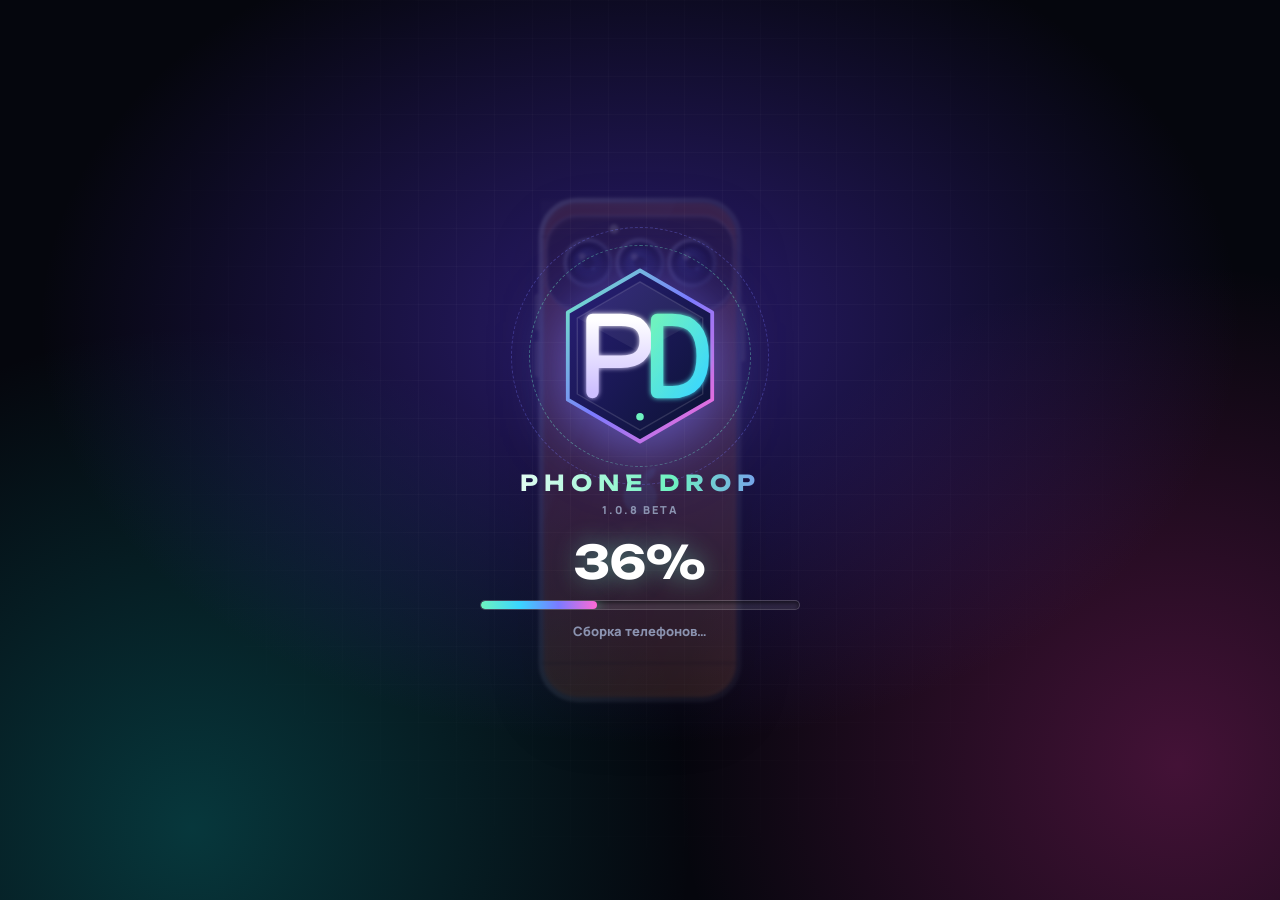
<file: 4531.html>
<!DOCTYPE html>
<html lang="ru">
<head>
<meta charset="utf-8">
<meta name="viewport" content="width=device-width, initial-scale=1, viewport-fit=cover">
<title>Phone Drop</title>
<link href="https://fonts.googleapis.com/css2?family=Unbounded:wght@500;700&family=Manrope:wght@500;700;800&display=swap" rel="stylesheet">
<style>
:root{color-scheme:dark;--bg:#0a0c16;--pn:#151a2c;--pn2:#1d2338;--tx:#eef1fb;--mu:#8b93b0;--gold:#ffd24a;--ac:#6ef2c0;
--rare:#4aa3ff;--epic:#b86bff;--legend:#ffb02e;--abs:#ff3d6e;box-sizing:border-box;padding-top:env(safe-area-inset-top,0px)}
*{box-sizing:border-box;-webkit-tap-highlight-color:transparent;margin:0}
html,body{height:100%}
body{background:radial-gradient(900px 500px at 80% -10%,#2a1f5c55,transparent),radial-gradient(700px 500px at -10% 30%,#0e4a5a44,transparent),var(--bg);color:var(--tx);font-family:Manrope,system-ui,sans-serif;font-weight:500;overflow:hidden;user-select:none}
button{font:inherit;color:inherit;border:0;background:none;cursor:pointer}
#app{height:100%;display:flex;flex-direction:column;max-width:520px;margin:0 auto}
header{display:flex;justify-content:space-between;align-items:center;padding:14px 18px 8px}
header h1{font:700 15px Unbounded,sans-serif;letter-spacing:.2px}
header small{display:block;color:var(--mu);font-size:12px;margin-top:2px}
.coins{background:var(--pn);border:1px solid #ffffff14;padding:8px 14px;border-radius:99px;font:700 15px Unbounded,sans-serif;color:var(--gold);display:flex;gap:7px;align-items:center;transition:transform .25s}
.coins.pop{transform:scale(1.12)}
.coins i{width:14px;height:14px;border-radius:50%;background:radial-gradient(circle at 35% 30%,#fff3b0,#e0a400);box-shadow:0 0 10px #ffd24a88}
main{flex:1;overflow-y:auto;position:relative;padding:6px 16px 24px;scrollbar-width:none}
main::-webkit-scrollbar{display:none}
.tab{display:none}
.tab.on{display:block;animation:in .4s cubic-bezier(.2,.8,.2,1)}
@keyframes in{from{opacity:0;transform:translateY(10px)}to{opacity:1;transform:none}}
nav{display:flex;gap:6px;padding:8px 12px calc(10px + env(safe-area-inset-bottom,0px));background:#0a0c16ee;border-top:1px solid #ffffff10}
nav button{flex:1;padding:8px 0 6px;border-radius:14px;color:var(--mu);font-size:11px;font-weight:800;display:flex;flex-direction:column;align-items:center;gap:3px;transition:.25s}
nav button span{font-size:20px;filter:grayscale(1);transition:.25s}
nav button.on{color:var(--ac);background:#6ef2c014}
nav button.on span{filter:none;transform:translateY(-2px) scale(1.1)}
nav b{position:absolute}
.dot{display:inline-block;width:7px;height:7px;border-radius:50%;background:var(--abs);margin-left:4px;vertical-align:middle}
/* roulette */
.win{position:relative;height:168px;border-radius:22px;background:linear-gradient(180deg,#121830,#0d1124);border:1px solid #ffffff12;overflow:hidden;margin:6px 0 14px}
.win:before,.win:after{content:"";position:absolute;top:0;bottom:0;width:70px;z-index:2;pointer-events:none}
.win:before{left:0;background:linear-gradient(90deg,#0d1124,transparent)}
.win:after{right:0;background:linear-gradient(-90deg,#0d1124,transparent)}
.mark{position:absolute;left:50%;top:0;bottom:0;width:2px;margin-left:-1px;background:var(--ac);z-index:3;box-shadow:0 0 14px var(--ac)}
.strip{display:flex;position:absolute;top:12px;left:0;will-change:transform}
.it{width:100px;height:144px;margin-right:8px;border-radius:16px;background:var(--pn);border:1px solid color-mix(in srgb,var(--rc) 55%,transparent);display:flex;align-items:center;justify-content:center;flex:none;background:radial-gradient(circle at 50% 70%,color-mix(in srgb,var(--rc) 30%,transparent),var(--pn) 70%)}
.it svg{height:122px}
.cases{display:flex;gap:10px;overflow-x:auto;scrollbar-width:none;padding:2px 2px 6px}
.case{flex:1;min-width:104px;background:var(--pn);border:1.5px solid transparent;border-radius:20px;padding:12px 8px 10px;text-align:center;transition:.3s cubic-bezier(.2,.8,.2,1)}
.case svg{width:64px;height:64px;transition:.3s}
.case b{display:block;font:700 12px Unbounded,sans-serif;margin:6px 0 3px}
.case small{color:var(--gold);font-weight:800;font-size:13px}
.case.on{border-color:var(--cc);background:linear-gradient(180deg,color-mix(in srgb,var(--cc) 20%,var(--pn)),var(--pn));transform:translateY(-3px);box-shadow:0 10px 28px -10px var(--cc)}
.case.on svg{transform:scale(1.12) rotate(-4deg)}
.btn{width:100%;padding:16px;border-radius:18px;font:700 15px Unbounded,sans-serif;background:linear-gradient(135deg,#6ef2c0,#3ad6ff);color:#04201a;margin:10px 0 4px;transition:transform .15s,opacity .2s,box-shadow .3s;box-shadow:0 12px 30px -12px #6ef2c0}
.btn:active{transform:scale(.97)}
.btn:disabled{opacity:.4;box-shadow:none}
h2{font:700 13px Unbounded,sans-serif;margin:18px 2px 10px}
.odds{display:flex;gap:6px;flex-wrap:wrap;margin-bottom:10px}
.chip{padding:5px 10px;border-radius:99px;font-size:12px;font-weight:800;background:color-mix(in srgb,var(--rc) 16%,transparent);color:var(--rc)}
.grid{display:grid;grid-template-columns:repeat(3,1fr);gap:10px}
.card{position:relative;background:radial-gradient(circle at 50% 60%,color-mix(in srgb,var(--rc) 24%,transparent),var(--pn) 72%);border:1px solid color-mix(in srgb,var(--rc) 50%,transparent);border-radius:18px;padding:10px 6px 8px;text-align:center;transition:transform .2s}
.card:active{transform:scale(.96)}
.card svg{height:104px;display:block;margin:0 auto 4px}
.card p{font-size:11px;font-weight:800;line-height:1.2}
.card em{font-style:normal;font-size:10px;color:var(--rc);font-weight:800}
.card.lock{opacity:.45}.card.lock svg{filter:brightness(0) contrast(.4)}
.card .n{position:absolute;top:6px;right:6px;background:#000a;border-radius:99px;font-size:11px;padding:2px 7px;font-weight:800}
.abs{--rc:var(--abs)}
.card.r-abs,.it.r-abs{box-shadow:0 0 16px -4px var(--abs)}
@keyframes glow{50%{box-shadow:0 0 22px -2px var(--abs)}}
/* tasks */
.row{background:var(--pn);border-radius:18px;padding:14px;margin-bottom:10px;display:flex;align-items:center;gap:12px}
.row .t{flex:1}.row b{font-size:14px;font-weight:800}
.bar{height:6px;border-radius:9px;background:#ffffff14;margin-top:9px;overflow:hidden}
.bar i{display:block;height:100%;border-radius:9px;background:linear-gradient(90deg,#6ef2c0,#3ad6ff);transition:width .6s cubic-bezier(.2,.8,.2,1)}
.row small{color:var(--mu);font-size:12px}
.go{padding:9px 14px;border-radius:12px;background:var(--gold);color:#2a1d00;font-weight:800;font-size:13px;white-space:nowrap;transition:transform .15s}
.go:active{transform:scale(.94)}
.go[disabled]{background:#ffffff12;color:var(--mu)}
.rw{color:var(--gold);font-weight:800;font-size:13px;white-space:nowrap}
/* calendar */
.cal{display:grid;grid-template-columns:repeat(4,1fr);gap:10px}
.day{background:var(--pn);border-radius:18px;padding:14px 4px;text-align:center;border:1.5px solid transparent;transition:.3s}
.day:nth-child(7){grid-column:span 2;background:linear-gradient(135deg,#3a2a08,#2b1346)}
.day span{display:block;font-size:11px;color:var(--mu);font-weight:800}
.day div{font-size:26px;margin:6px 0 4px;transition:transform .3s}
.day b{font:700 13px Unbounded,sans-serif;color:var(--gold)}
.day.done{opacity:.5}.day.done div{filter:grayscale(1)}
.day.now{border-color:var(--ac);box-shadow:0 0 24px -6px var(--ac)}
@keyframes glow2{50%{box-shadow:0 0 30px 0 #6ef2c066}}
.day.now div{transform:scale(1.15)}
/* modal */
.md{position:fixed;inset:0;background:#05060ccc;display:flex;align-items:center;justify-content:center;z-index:20;padding:20px;animation:fade .3s}
@keyframes fade{from{opacity:0}}
.mb{width:100%;max-width:340px;text-align:center;background:radial-gradient(circle at 50% 35%,color-mix(in srgb,var(--rc) 30%,#151a2c),#10142a 75%);border:1.5px solid var(--rc);border-radius:28px;padding:22px 18px 18px;box-shadow:0 0 70px -10px var(--rc);animation:pop .7s cubic-bezier(.2,1.2,.3,1)}
@keyframes pop{from{opacity:0;transform:scale(.6) rotate(-6deg)}}
.mb svg{height:230px;filter:drop-shadow(0 16px 24px #000a);animation:fl 3.2s ease-in-out infinite}
@keyframes fl{50%{transform:translateY(-8px) rotate(2deg)}}
.mb h3{font:700 19px Unbounded,sans-serif;margin:10px 0 6px}
.mb .chip{display:inline-block;font-size:13px}
.mb .a{display:flex;gap:8px;margin-top:16px}
.mb .a button{flex:1;padding:13px 6px;border-radius:14px;font-weight:800;font-size:14px;background:#ffffff14}
.mb .a .p{background:var(--gold);color:#2a1d00}
.tg-abs{background:linear-gradient(90deg,#ff3d6e,#ffb02e,#b86bff,#ff3d6e);background-size:200%;-webkit-background-clip:text;background-clip:text;color:transparent;animation:sh 3s linear infinite}
@keyframes sh{to{background-position:200%}}
.toast{position:fixed;left:50%;bottom:90px;transform:translate(-50%,20px);background:#fff;color:#111;padding:10px 18px;border-radius:99px;font-weight:800;font-size:13px;opacity:0;transition:.35s;z-index:30;pointer-events:none}
.toast.on{opacity:1;transform:translate(-50%,0)}
.inp{flex:1;min-width:0;background:#0d1124;border:1px solid #ffffff1a;border-radius:12px;padding:11px 12px;color:var(--tx);font:700 14px Manrope,sans-serif;user-select:text}
.rw2{display:flex;gap:8px;align-items:center;flex-wrap:wrap}
.sp{color:var(--mu);font-weight:800;font-size:13px;margin-top:8px}
.acc{display:flex;gap:6px;flex-wrap:wrap;justify-content:center;margin-top:12px}
.acc button{padding:7px 10px;border-radius:12px;background:#ffffff0f;font-size:12px;font-weight:800;border:1.5px solid transparent;display:flex;align-items:center;gap:5px;transition:.2s}
.acc button i{width:10px;height:10px;border-radius:50%;border:1px solid #fff6}
.acc button small{color:var(--gold);font-size:11px}
.acc button.on{border-color:var(--ac);background:#6ef2c01a}
.mb{max-height:92vh;overflow-y:auto;scrollbar-width:none}.mb svg{height:200px}
body{touch-action:manipulation;background:radial-gradient(1000px 600px at 85% -10%,#3b2a8c55,transparent),radial-gradient(800px 600px at -10% 40%,#0b5f6a44,transparent),radial-gradient(600px 400px at 50% 110%,#7a1f5a33,transparent),var(--bg)}
main{overscroll-behavior:contain;-webkit-overflow-scrolling:touch}
.card{content-visibility:auto;contain-intrinsic-size:auto 175px}.row,.day,.case{contain:layout}
header h1{font-size:17px;background:linear-gradient(90deg,#fff,#6ef2c0);-webkit-background-clip:text;background-clip:text;color:transparent}
h2:before{content:"";display:inline-block;width:4px;height:12px;border-radius:2px;background:var(--ac);margin-right:8px;vertical-align:-1px}
.win{box-shadow:inset 0 0 40px #6ef2c010,0 14px 40px -20px #000}.case,.row,.day,.card{box-shadow:inset 0 1px 0 #ffffff14}
.seg{display:flex;background:var(--pn);border-radius:14px;padding:4px;margin:6px 0 14px}.seg button{flex:1;padding:10px;border-radius:11px;font-weight:800;font-size:13px;color:var(--mu);transition:.25s}.seg button.on{background:#6ef2c01f;color:var(--ac)}
.ic{font-size:26px}
.stg{position:relative;height:210px;display:flex;justify-content:center;align-items:flex-end}.stg svg{height:200px;position:relative;z-index:1}
.stg:before{content:"";position:absolute;inset:0;background:radial-gradient(circle at 50% 60%,color-mix(in srgb,var(--rc) 35%,transparent),transparent 65%)}
.stg.fresh svg{animation:emerge 2.1s cubic-bezier(.2,.8,.2,1) .9s both}
@keyframes emerge{from{transform:translateY(150px) scale(.6);opacity:0}30%{opacity:1}to{transform:none}}
.bxo{position:absolute;bottom:-6px;left:50%;margin-left:-75px;width:150px;height:92px;z-index:2;animation:boxout .8s ease 2.7s forwards}
.bxo .bd{position:absolute;inset:0;border-radius:6px 6px 14px 14px;background:linear-gradient(160deg,color-mix(in srgb,var(--rc) 55%,#222),#10142a);border:1px solid #fff3;box-shadow:0 20px 40px -14px #000}
.bxo .lid{position:absolute;top:-22px;left:-5px;right:-5px;height:24px;border-radius:8px;background:linear-gradient(180deg,var(--rc),#1a1f38);transform-origin:bottom;animation:lid .8s cubic-bezier(.3,1.2,.5,1) .2s forwards}
@keyframes lid{to{transform:perspective(300px) rotateX(115deg)}}
@keyframes boxout{to{transform:translateY(70px);opacity:0}}
.late{animation:fup .7s ease 2.6s both}@keyframes fup{from{opacity:0;transform:translateY(8px)}}
.pw{position:fixed;inset:0;background:#000d;z-index:40;display:flex;align-items:center;justify-content:center;animation:fade .3s}
.pw .x{position:absolute;top:calc(14px + env(safe-area-inset-top,0px));right:16px;width:40px;height:40px;border-radius:50%;background:#ffffff1a;font-size:16px;z-index:2}
.dev{width:min(74vw,280px);aspect-ratio:9/19;border-radius:38px;padding:7px;background:linear-gradient(135deg,var(--c1),var(--c2));box-shadow:0 30px 80px -20px #000}
.scr{height:100%;border-radius:31px;background:#000;overflow:hidden;position:relative;color:#fff;text-align:center}
.boot{height:100%;display:flex;align-items:center;justify-content:center;font:700 22px Unbounded,sans-serif;animation:fade 1.2s}
.home{height:100%;background:linear-gradient(160deg,var(--c1),#0a0c16 70%);padding:46px 16px 16px;animation:fade .6s}
.clk{font:700 44px Unbounded,sans-serif;margin-bottom:34px}
.apps{display:grid;grid-template-columns:repeat(4,1fr);gap:14px 8px}.apps i{font-style:normal;font-size:26px;background:#ffffff1c;border-radius:14px;padding:9px 0}
.tt{background:linear-gradient(135deg,#6ef2c0,#3ad6ff);border-radius:14px;padding:6px 0;font-size:22px;color:#04201a}.tt small{display:block;font-size:8px;font-weight:800}
.bn{height:100%;padding:44px 16px 16px;background:linear-gradient(180deg,#0e1330,#05060c);animation:fade .5s}
.bn h4{font:700 15px Unbounded,sans-serif;color:var(--ac)}.num{font:700 40px Unbounded,sans-serif;margin:22px 0 6px;font-variant-numeric:tabular-nums}
.lb{color:var(--mu);font-weight:800;font-size:12px;display:block;min-height:34px}
.pb{height:6px;border-radius:9px;background:#ffffff1a;margin:14px 0 18px;overflow:hidden}.pb i{display:block;height:100%;width:0;background:linear-gradient(90deg,#6ef2c0,#3ad6ff)}
.bn .go{width:100%;padding:13px}.det div{display:flex;justify-content:space-between;padding:9px 4px;border-bottom:1px solid #ffffff14;font-size:13px;font-weight:800;animation:fup .5s both}.det span{color:var(--mu)}
.lvb{display:flex;align-items:center;gap:8px;flex:1;margin:0 10px;min-width:0}.lvi{flex:1;min-width:0}.lvi b{font-size:11px;font-weight:800;white-space:nowrap;overflow:hidden;text-overflow:ellipsis;display:block}
.xb{height:5px;border-radius:9px;background:#ffffff1a;margin-top:4px;overflow:hidden}.xb i{display:block;height:100%;background:linear-gradient(90deg,#6ef2c0,#3ad6ff);transition:width .6s}
.av{width:36px;height:36px;border-radius:50%;display:grid;place-items:center;font-weight:800;background:var(--pn2);flex:none;border:3px solid transparent;background-clip:padding-box}
.av.f1{border-color:#19f0ff;box-shadow:0 0 12px #19f0ff88}.av.f2{border-color:#ffd24a;box-shadow:0 0 12px #ffb02e88}.av.f3{border-color:#bfefff;box-shadow:0 0 14px #7fe0ffaa}.av.f6{border-color:#00f5d4;box-shadow:0 0 16px #00f5d4aa}
.av.f4{background:linear-gradient(var(--pn2),var(--pn2)) padding-box,conic-gradient(#ff3d6e,#ffb02e,#6ef2c0,#4aa3ff,#b86bff,#ff3d6e) border-box}.av.f5{background:linear-gradient(var(--pn2),var(--pn2)) padding-box,conic-gradient(#ffd24a,#b86bff,#ffd24a) border-box;box-shadow:0 0 14px #b86bff88}
.av.big{width:56px;height:56px;font-size:20px}.av.sm{width:18px;height:18px;border-width:2px}
.r-secret{--rc:#00f5d4}.card.r-secret,.it.r-secret{box-shadow:0 0 16px -4px #00f5d4}
.note{color:var(--mu);font-size:12px;margin:8px 2px}
.whw{position:relative;width:270px;height:270px;margin:14px auto 18px}.wheel{position:absolute;inset:0;border-radius:50%;border:6px solid #1d2338;box-shadow:0 0 40px -8px #6ef2c066;will-change:transform}
.wheel span{position:absolute;left:50%;top:50%;width:0;height:0}.wheel b{position:absolute;width:64px;margin-left:-32px;margin-top:-10px;text-align:center;font-size:13px;font-weight:800}
.ptr{position:absolute;top:-12px;left:50%;margin-left:-12px;border:12px solid transparent;border-top:22px solid var(--gold);z-index:3}
.tier{display:flex;gap:8px;align-items:center;margin-bottom:8px}.tier b{width:26px;text-align:center;font:700 12px Unbounded,sans-serif}.tier .go{flex:1}.tier .pm{background:linear-gradient(135deg,#b86bff,#ff3d6e);color:#fff}.tier .go[disabled]{opacity:.45}
.adm2{flex-direction:column;align-items:stretch;gap:10px;margin-top:10px}input[type=color]{width:44px;height:42px;border:0;background:none;padding:0;flex:none}
.busy{position:relative;overflow:hidden}.busy:after{content:"";position:absolute;left:0;bottom:0;height:3px;background:var(--ac);animation:bz 1.1s linear forwards}@keyframes bz{from{width:0}to{width:100%}}
.stg{height:300px;perspective:700px;align-items:flex-end}.ph0 svg{height:210px;margin-bottom:20px}.stg.fresh svg{animation:none}
.bx{position:absolute;bottom:6px;left:50%;width:170px;height:100px;margin-left:-85px;transform-style:preserve-3d;animation:shake .9s ease .1s both,bxout .7s ease 4.1s forwards}
.bback{position:absolute;inset:0;border-radius:8px;background:#05060c}.clipw{position:absolute;inset:0;clip-path:inset(-400px -60px 0 -60px)}
.ph{position:absolute;left:50%;top:0;margin-left:-45px;width:90px;animation:rise 2s cubic-bezier(.3,.7,.2,1) 1.9s both}.ph svg{height:180px;display:block;filter:drop-shadow(0 10px 18px #000a)}
@keyframes rise{from{transform:translateY(100px)}to{transform:translateY(-160px)}}
.bfront{position:absolute;inset:0;border-radius:6px 6px 12px 12px;background:linear-gradient(160deg,color-mix(in srgb,var(--rc) 45%,#2a2e44),#0e1124);border:1px solid #fff3;z-index:2;display:flex;flex-direction:column;align-items:center;justify-content:center;gap:4px}
.bfront b{font:700 16px Unbounded,sans-serif;letter-spacing:2px}.bfront small{font-size:10px;opacity:.7}
.blid{position:absolute;left:-6px;right:-6px;top:-24px;height:28px;border-radius:8px 8px 3px 3px;background:linear-gradient(180deg,color-mix(in srgb,var(--rc) 70%,#fff),color-mix(in srgb,var(--rc) 50%,#222));transform-origin:50% 100%;animation:lid 1s cubic-bezier(.5,0,.2,1) 1s both;z-index:3}
@keyframes lid{to{transform:rotateX(125deg)}}
@keyframes shake{0%,100%{transform:none}15%{transform:rotate(-4deg) translateY(-3px)}30%{transform:rotate(4deg)}45%{transform:rotate(-3deg) translateY(-3px)}60%{transform:rotate(3deg)}80%{transform:rotate(-1deg)}}
@keyframes bxout{to{transform:translateY(80px);opacity:0}}
.burst{position:absolute;bottom:-20px;left:50%;width:300px;height:300px;margin-left:-150px;border-radius:50%;background:radial-gradient(circle,color-mix(in srgb,var(--rc) 70%,transparent),transparent 65%);opacity:0;animation:burst 1.4s ease 1.3s both}
@keyframes burst{0%{opacity:0;transform:scale(.3)}40%{opacity:1}100%{opacity:.35;transform:scale(1.4)}}
.late{animation:fup .7s ease 4.2s both}
#nts{position:fixed;top:calc(10px + env(safe-area-inset-top,0px));left:0;right:0;z-index:60;display:flex;flex-direction:column;align-items:center;gap:8px;pointer-events:none}
.nt{display:flex;align-items:center;gap:10px;background:#151a2cf2;color:#fff;border:1px solid #ffffff22;border-left:4px solid var(--ac);padding:10px 16px;border-radius:16px;font-weight:800;font-size:13px;box-shadow:0 12px 30px -10px #000;animation:ntin .45s cubic-bezier(.2,1.2,.3,1)}.nt i{font-style:normal;font-size:18px}.nt.out{animation:ntout .35s ease forwards}
@keyframes ntin{from{opacity:0;transform:translateY(-24px) scale(.9)}}@keyframes ntout{to{opacity:0;transform:translateY(-16px)}}
#ld{position:fixed;inset:0;z-index:100;background:radial-gradient(800px 500px at 50% 30%,#2a1f6a,#0a0c16 70%);display:flex;align-items:center;justify-content:center;transition:opacity .6s,transform .6s}#ld.hide{opacity:0;transform:scale(1.04);pointer-events:none}
.ldc{width:min(78vw,320px);text-align:center;color:#fff}.ldl{font-size:64px;animation:fl 2s ease-in-out infinite}.ldc h1{font:700 26px Unbounded,sans-serif;margin:10px 0 24px;background:linear-gradient(90deg,#fff,#6ef2c0);-webkit-background-clip:text;background-clip:text;color:transparent}
.ldb{height:8px;border-radius:9px;background:#ffffff1a;overflow:hidden}.ldb i{display:block;height:100%;width:5%;border-radius:9px;background:linear-gradient(90deg,#6ef2c0,#3ad6ff,#b86bff);transition:width .3s}.ldc p{color:#8b93b0;font-weight:800;font-size:13px;margin-top:12px}
nav{margin:0 10px 8px;padding:8px 8px calc(8px + env(safe-area-inset-bottom,0px));border-radius:24px;border:1px solid #ffffff16;background:#121631f5;box-shadow:0 -10px 40px -14px #000}
.btn{background:linear-gradient(135deg,#6ef2c0,#3ad6ff 55%,#7a7bff)}
.qq{font:700 44px Unbounded,sans-serif;color:#00f5d4;text-shadow:0 0 20px #00f5d4}
#gseg{overflow-x:auto;scrollbar-width:none}#gseg button{white-space:nowrap;flex:none;padding:10px 14px}
.flt{margin-bottom:10px}.card .pr{display:block;color:var(--gold);font-weight:800;font-size:10px;margin-top:2px}
.wk button small{display:block;color:var(--gold);font-size:10px}.tcs{display:flex;flex-direction:column;align-items:center;justify-content:center;font-size:28px;min-height:150px;border-style:dashed}
.pin{align-items:center}.pin svg{height:110px}
.bnr{background:linear-gradient(135deg,#3a2a8c,#0e6a6a);color:#fff;border-radius:18px;padding:12px 14px;margin:6px 0 12px;display:flex;flex-direction:column;gap:3px}.bnr span{font-size:12px;opacity:.85}
.lgm{text-align:left;max-height:80vh}.lgm h4{margin:12px 0 4px;color:var(--ac)}.lgm li{margin:3px 0 3px 16px;font-size:13px}.lgp{font-size:13px;margin:2px 0}.adm2 small{color:var(--mu);font-size:12px}
:root[data-theme=light]{color-scheme:light;--bg:#edf0f8;--pn:#ffffff;--pn2:#e5e9f4;--tx:#141828;--mu:#69728f}
:root[data-theme=light] body{background:radial-gradient(900px 500px at 85% -10%,#c9bcff88,transparent),radial-gradient(700px 500px at -10% 40%,#9ee9e088,transparent),var(--bg)}
:root[data-theme=light] nav{background:#fffffff2;border-color:#00000012;box-shadow:0 -6px 24px -12px #0003}
:root[data-theme=light] .win{background:linear-gradient(180deg,#fff,#eef1fb);border-color:#00000014}
:root[data-theme=light] .win:before{background:linear-gradient(90deg,#eef1fb,transparent)}:root[data-theme=light] .win:after{background:linear-gradient(-90deg,#eef1fb,transparent)}
:root[data-theme=light] .md{background:#dfe4f2dd}
:root[data-theme=light] .mb{background:radial-gradient(circle at 50% 35%,color-mix(in srgb,var(--rc) 22%,#fff),#f4f6fd 75%);color:var(--tx)}
:root[data-theme=light] .inp{background:#fff;border-color:#00000018}
:root[data-theme=light] .card{background:radial-gradient(circle at 50% 60%,color-mix(in srgb,var(--rc) 20%,transparent),#fff 72%)}
:root[data-theme=light] .it{background:radial-gradient(circle at 50% 70%,color-mix(in srgb,var(--rc) 25%,transparent),#fff 70%)}
:root[data-theme=light] header h1{background:linear-gradient(90deg,#141828,#0b8f6a);-webkit-background-clip:text;background-clip:text}
:root[data-theme=light] .bar,:root[data-theme=light] .xb,:root[data-theme=light] .pb{background:#00000014}
:root[data-theme=light] .coins,:root[data-theme=light] .case,:root[data-theme=light] .row,:root[data-theme=light] .day{border-color:#0000000f}
:root[data-theme=light] .nt{background:#fffffff2;color:#141828}
:root[data-theme=light] .acc button,:root[data-theme=light] .mb .a button{background:#0000000d}
/* 1.0.6 дизайн */
body{background:radial-gradient(1000px 600px at 85% -10%,#4b2fb055,transparent),radial-gradient(800px 600px at -10% 40%,#0b7a8a44,transparent),radial-gradient(700px 500px at 50% 115%,#a02a7a33,transparent),var(--bg)}
header{background:linear-gradient(180deg,#0a0c16f2,#0a0c1600);position:relative;z-index:3}
.card,.row,.case,.day{background-image:linear-gradient(160deg,#ffffff0a,#ffffff00 60%)}
.case.on{box-shadow:0 14px 34px -10px var(--cc),inset 0 1px 0 #ffffff30}
.win{border-radius:26px;box-shadow:inset 0 0 50px #6ef2c012,0 18px 44px -22px #000}
.btn{border-radius:20px;box-shadow:0 16px 34px -14px #3ad6ff,inset 0 1px 0 #ffffff55}.go{border-radius:13px;box-shadow:0 6px 14px -8px #ffd24a}
nav button.on{background:linear-gradient(180deg,#6ef2c022,#6ef2c008);box-shadow:inset 0 0 0 1px #6ef2c033}
#ld{background:#070913}.ldbg{position:absolute;inset:0;background:radial-gradient(600px 400px at 50% 35%,#3b2a9a88,transparent),radial-gradient(500px 500px at 20% 90%,#0b8a8a55,transparent),radial-gradient(500px 500px at 90% 80%,#a02a7a55,transparent);animation:ldb 6s ease-in-out infinite alternate}@keyframes ldb{to{transform:scale(1.15) rotate(4deg)}}
.ldc{position:relative}.ldl{height:230px;position:relative;margin-bottom:6px;display:flex;justify-content:center;overflow:hidden}.ldl svg{height:230px;filter:drop-shadow(0 24px 30px #000b);animation:fl 3s ease-in-out infinite}
.ldl:after{content:"";position:absolute;top:0;bottom:0;width:60px;background:linear-gradient(100deg,transparent,#ffffff55,transparent);transform:skewX(-12deg);animation:shn 2s ease-in-out infinite}@keyframes shn{from{left:15%;opacity:0}30%{opacity:1}to{left:75%;opacity:0}}
.ldv{display:block;color:#8b93b0;font-weight:800;letter-spacing:2px;margin:-14px 0 20px;font-size:11px}.ldb{height:10px;border:1px solid #ffffff22;box-shadow:inset 0 2px 4px #0008}.ldb i{box-shadow:0 0 14px #6ef2c0aa}
.bp{background:linear-gradient(180deg,#1b2a44,#101a2e);border:1px solid #ffffff18;border-radius:22px;padding:12px;margin-bottom:6px}.bph{display:flex;align-items:center;gap:10px;margin-bottom:12px}
.emb{width:56px;height:56px;border-radius:50%;flex:none;display:flex;flex-direction:column;align-items:center;justify-content:center;background:radial-gradient(circle,#7a1f2a,#3b0f18);border:3px solid #e8b04a;box-shadow:0 0 18px #e8b04a66,inset 0 0 12px #000a;color:#fff}.emb b{font:700 20px Unbounded,sans-serif;line-height:1}.emb small{font-size:8px;font-weight:800;color:#f3d28a;letter-spacing:1px}
.bpbar{flex:1;height:30px;border-radius:99px;background:#0a0f1c;border:2px solid #3a5a86;position:relative;overflow:hidden;color:#fff}.bpbar i{position:absolute;left:0;top:0;bottom:0;background:linear-gradient(90deg,#2a8fd0,#6ef2c0);border-radius:99px}.bpbar span{position:absolute;inset:0;display:grid;place-items:center;font-weight:800;font-size:13px}
.upg{background:linear-gradient(180deg,#52d63a,#2fa81f);color:#fff;font-weight:800;border-radius:99px;padding:9px 14px;font-size:13px;box-shadow:0 6px 14px -6px #2fa81f}.pmk{color:var(--gold);font-weight:800;font-size:12px}
.bpg{display:flex;border-radius:16px;overflow:hidden;background:#2a3040}.bpside{flex:none;width:58px;background:linear-gradient(180deg,#8a1f2a,#5a111b);color:#fff}.bpside:before{content:"";display:block;height:36px}.sd{height:90px;display:flex;flex-direction:column;align-items:center;justify-content:center;font-size:24px;border-top:1px solid #ffffff22}.sd small{font-size:8px;font-weight:800;color:#f3d28a}
.bpscroll{display:flex;overflow-x:auto;scrollbar-width:none;flex:1}.bpc{flex:none;width:74px;border-left:2px solid #1a2230;background:#8f8a82}.bpc:nth-child(odd){background:#9a958d}
.bpn{height:36px;display:grid;place-items:center;background:#3a4f6a;font:700 15px Unbounded,sans-serif;color:#dfe6f2}.bpn.ok{background:#e8a020;color:#fff}.bpr{height:90px;display:grid;place-items:center;border-top:1px solid #0002}
.bpi{width:60px;height:66px;border-radius:12px;border:2px solid #3fa0d0;background:linear-gradient(160deg,#1f4560,#10263a);position:relative;display:flex;align-items:center;justify-content:center;color:#fff}.bpi:active{transform:scale(.94)}
.bpi.p{border-color:#c04bd8;background:linear-gradient(160deg,#5a1f7a,#2a1040)}.bpi.v{border-color:#ffb02e;background:linear-gradient(160deg,#6a4a10,#2a1c06)}
.bpi i{font-style:normal;font-size:26px}.bpi b{position:absolute;right:4px;bottom:2px;font-size:11px;font-weight:800;text-shadow:0 1px 2px #000}.bpi u{position:absolute;right:-5px;top:-5px;text-decoration:none;font-size:12px;background:#c0392b;border-radius:6px;padding:1px 3px;line-height:1}
.bpi.claim{box-shadow:0 0 14px #6ef2c0cc;border-color:#6ef2c0}.bpi.got{opacity:.6}.cta{background:linear-gradient(135deg,#6ef2c0,#3ad6ff);color:#04201a;padding:12px 16px}
.mega{position:fixed;inset:0;z-index:80;background:radial-gradient(circle at 50% 50%,#1a1240,#02030a 70%);display:flex;align-items:center;justify-content:center;overflow:hidden}.mega canvas{position:absolute;inset:0;width:100%;height:100%}
.mo{position:absolute;width:160px;height:160px;border-radius:50%;background:radial-gradient(circle,#fff,#ffd24a 35%,transparent 70%);animation:mp .9s ease-in-out infinite}@keyframes mp{50%{transform:scale(1.5);opacity:.8}}
.mn{position:relative;font:700 120px Unbounded,sans-serif;color:#fff;text-shadow:0 0 40px #ffd24a}.mega.msk{animation:msh .3s}@keyframes msh{25%{transform:translate(-8px,6px)}50%{transform:translate(8px,-6px)}75%{transform:translate(-5px,-4px)}}
.mf{position:absolute;inset:0;background:#fff;opacity:0;pointer-events:none}.mega.bm .mf{animation:mfl 1.2s ease-out}@keyframes mfl{0%{opacity:1}100%{opacity:0}}
.mt{position:absolute;font:700 32px Unbounded,sans-serif;opacity:0;text-shadow:0 0 30px currentColor;text-align:center}.mega.bm .mt{animation:mtx 2s ease-out .15s both}@keyframes mtx{0%{opacity:0;transform:scale(.4)}25%{opacity:1;transform:scale(1.15)}100%{opacity:1;transform:scale(1)}}.mega.bm .mo{animation:mbo 1.2s ease-out forwards}@keyframes mbo{to{transform:scale(7);opacity:0}}
.burst{background:radial-gradient(circle,color-mix(in srgb,var(--fx,var(--rc)) 70%,transparent),transparent 65%)}
.ah{display:flex;align-items:center;gap:8px;padding:34px 12px 8px;font-weight:800;font-size:14px}.ah button{font-size:26px;color:var(--ac);line-height:1}
.ap{display:flex;flex-direction:column;align-items:center;gap:3px;color:#fff}.ap i{font-style:normal;width:46px;height:46px;border-radius:13px;display:grid;place-items:center;font-size:22px}.ap small{font-size:8px;font-weight:800}
.tz{padding:0 12px}.tzl{font:700 16px Unbounded,sans-serif;margin-bottom:8px}.tzl i{font-style:normal;background:#e62117;border-radius:6px;padding:0 6px;font-size:12px;vertical-align:2px}.tz .inp{width:100%;margin-bottom:8px;font-size:12px;padding:9px;color:#fff}.tz .go{width:100%;margin-bottom:10px;padding:9px}.tz iframe{width:100%;aspect-ratio:16/9;border:0;border-radius:10px;background:#000}.yl{display:block;text-align:center;color:var(--ac);font-size:11px;font-weight:800;margin-top:8px}
.cd{font:700 32px Unbounded,sans-serif;text-align:right;padding:16px 14px;min-height:76px;word-break:break-all}.ck{display:grid;grid-template-columns:repeat(4,1fr);gap:6px;padding:0 10px}.ck button{padding:12px 0;border-radius:12px;background:#2a2e3d;font-weight:800;font-size:15px;color:#fff}.ck .op{background:#ff9500}.ck .z{grid-column:span 2}
.nta{width:calc(100% - 20px);margin:0 10px;height:300px;background:#ffffff14;border:0;border-radius:12px;color:#fff;padding:10px;font:600 13px Manrope,sans-serif;resize:none;user-select:text}
.vf{margin:0 10px;height:300px;border-radius:14px;position:relative;overflow:hidden;background:linear-gradient(135deg,#1c3a52,#3a1c52,#521c3a);background-size:200%;animation:sh 6s linear infinite}.vf small{position:absolute;top:8px;left:8px;background:#0008;padding:3px 8px;border-radius:99px;font-size:10px;font-weight:800;z-index:3}.fc{position:absolute;left:50%;top:50%;width:70px;height:70px;margin:-35px;border:1.5px solid #ffd24a;border-radius:8px}.fl{position:absolute;inset:0;background:#fff;opacity:0;z-index:2}.fl.on{animation:mfl .35s ease-out}
.shw{text-align:center;padding:10px}.shw button{width:58px;height:58px;border-radius:50%;border:3px solid #fff;display:grid;place-items:center}.shw button i{width:44px;height:44px;border-radius:50%;background:#fff}.gl{display:flex;gap:6px;padding:0 10px}.gl i{width:36px;height:36px;border-radius:8px}
.swd{font:700 34px Unbounded,sans-serif;text-align:center;padding:40px 0}
.st{padding:0 12px}.st>div:not(.pb){display:flex;justify-content:space-between;padding:8px 0;border-bottom:1px solid #ffffff14;font-size:12px}.st small{color:var(--mu)}.st h5{margin:12px 0 6px;font-size:12px}.fw{width:100%;text-align:left;padding:9px 10px;border-radius:10px;background:#ffffff10;margin-bottom:6px;font-weight:800;font-size:12px;border:1.5px solid transparent;color:#fff}.fw small{display:block;color:var(--mu);font-size:10px}.fw.on{border-color:var(--ac)}
.bn{padding:6px 14px 14px;animation:fade .5s}.bn .go{width:100%;padding:11px}
.av.f7{border-color:#ffb02e;box-shadow:0 0 14px #ffb02e,0 0 28px #ffb02e66}.av.f8{background:linear-gradient(var(--pn2),var(--pn2)) padding-box,conic-gradient(#19f0ff,#ff3dcb,#19f0ff) border-box;box-shadow:0 0 16px #ff3dcb88}
.vipc{background:linear-gradient(135deg,#3a2a08,#2b1346)}.meb{border:1.5px solid var(--ac)}.corp svg{flex:none}
.arn{display:grid;grid-template-columns:1fr auto 1fr;gap:8px;align-items:center;margin-top:10px}.arn>b{font:700 18px Unbounded,sans-serif;color:var(--ac)}
#ld{background:#05060d}.ldbg{background:radial-gradient(600px 420px at 50% 36%,#4a2fc088,transparent),radial-gradient(500px 500px at 15% 92%,#0b9a9a55,transparent),radial-gradient(500px 500px at 92% 85%,#c02a8a55,transparent)}
.ldgrid{position:absolute;inset:0;background-image:linear-gradient(#ffffff09 1px,transparent 1px),linear-gradient(90deg,#ffffff09 1px,transparent 1px);background-size:38px 38px;-webkit-mask-image:radial-gradient(circle at 50% 40%,#000,transparent 70%);mask-image:radial-gradient(circle at 50% 40%,#000,transparent 70%)}
#ld .ldl{position:absolute;left:50%;top:50%;height:auto;margin:0;transform:translate(-50%,-50%);opacity:.13;filter:blur(1.5px);pointer-events:none;overflow:visible}#ld .ldl svg{height:520px;animation:fl 5s ease-in-out infinite}#ld .ldl:after{display:none}
.pdlogo{position:relative;width:190px;height:190px;margin:0 auto 18px;animation:pdin .9s cubic-bezier(.2,1.2,.3,1) both}.pdlogo svg{position:relative;width:100%;height:100%;filter:drop-shadow(0 14px 30px #7a7bff99)}
.ring{position:absolute;inset:-16px;border-radius:50%;border:1.5px dashed #6ef2c066;animation:spin 14s linear infinite}.ring.r2{inset:-34px;border-color:#7a7bff55;animation-duration:22s;animation-direction:reverse}
@keyframes spin{to{transform:rotate(360deg)}}@keyframes pdin{from{opacity:0;transform:scale(.5) rotate(-12deg)}}
.pdl{stroke-dasharray:400;stroke-dashoffset:400;animation:draw 1.5s ease .4s forwards}@keyframes draw{to{stroke-dashoffset:0}}.pdg{animation:pdg 1.8s ease-in-out infinite}@keyframes pdg{50%{opacity:.3}}
.pdlogo:after{content:"";position:absolute;inset:0;background:linear-gradient(105deg,transparent 40%,#ffffff66 50%,transparent 60%);background-size:260% 100%;background-position:130% 0;animation:pds 2.6s ease-in-out 1.2s infinite;clip-path:polygon(50% 5%,88% 27%,88% 73%,50% 95%,12% 73%,12% 27%);pointer-events:none}@keyframes pds{to{background-position:-30% 0}}
#ld h1{font:700 22px Unbounded,sans-serif;letter-spacing:6px;margin:4px 0 6px;background:linear-gradient(90deg,#fff,#6ef2c0 60%,#7a7bff);-webkit-background-clip:text;background-clip:text;color:transparent;animation:pdin .9s ease .3s both}.ldv{margin:0 0 16px}
.ldn{font:700 46px Unbounded,sans-serif;color:#fff;text-shadow:0 0 24px #6ef2c077;font-variant-numeric:tabular-nums;margin-bottom:10px}.ldb i{background:linear-gradient(90deg,#6ef2c0,#3ad6ff,#7a7bff,#ff6ad5)}
#ld>i{position:absolute;bottom:-10px;width:6px;height:6px;border-radius:50%;background:#6ef2c0;box-shadow:0 0 12px #6ef2c0;opacity:0;animation:pup 6s linear infinite}
#ld>i:nth-of-type(1){left:12%}#ld>i:nth-of-type(2){left:28%;animation-delay:1.5s;background:#7a7bff;box-shadow:0 0 12px #7a7bff}#ld>i:nth-of-type(3){left:46%;animation-delay:3s}#ld>i:nth-of-type(4){left:64%;animation-delay:.8s;background:#ff6ad5;box-shadow:0 0 12px #ff6ad5}#ld>i:nth-of-type(5){left:80%;animation-delay:2.3s}#ld>i:nth-of-type(6){left:92%;animation-delay:4s;background:#7a7bff;box-shadow:0 0 12px #7a7bff}
@keyframes pup{0%{opacity:0;transform:translateY(0)}15%{opacity:1}100%{opacity:0;transform:translateY(-110vh)}}
.qa{padding:14px 8px;font-size:13px;white-space:normal}.qa.ok{background:#2fa81f;color:#fff}.qa.bad{background:#c0392b;color:#fff}
@media (prefers-reduced-motion:reduce){*{animation:none!important;transition-duration:.01s!important}}
</style>
</head>
<body>
<div id="ld"><div class="ldbg"></div><div class="ldgrid"></div><i></i><i></i><i></i><i></i><i></i><i></i><div class="ldl" id="ldl"></div><div class="ldc"><div class="pdlogo"><div class="ring"></div><div class="ring r2"></div><svg viewBox="0 0 200 200"><defs><linearGradient id="pdb" x1="0" y1="0" x2="1" y2="1"><stop offset="0" stop-color="#2a1f7a"/><stop offset="1" stop-color="#0a1230"/></linearGradient><linearGradient id="pde" x1="0" y1="0" x2="1" y2="1"><stop offset="0" stop-color="#6ef2c0"/><stop offset=".5" stop-color="#7a7bff"/><stop offset="1" stop-color="#ff6ad5"/></linearGradient><linearGradient id="pdp" x1="0" y1="0" x2="0" y2="1"><stop offset="0" stop-color="#fff"/><stop offset="1" stop-color="#cdbfff"/></linearGradient><linearGradient id="pdd" x1="0" y1="0" x2="1" y2="1"><stop offset="0" stop-color="#6ef2c0"/><stop offset="1" stop-color="#3ad6ff"/></linearGradient><filter id="pdf" x="-30%" y="-30%" width="160%" height="160%"><feGaussianBlur stdDeviation="3" result="b"/><feMerge><feMergeNode in="b"/><feMergeNode in="SourceGraphic"/></feMerge></filter></defs><path d="M100 10L176 54V146L100 190L24 146V54Z" fill="url(#pdb)" stroke="url(#pde)" stroke-width="4" stroke-linejoin="round"/><path d="M100 22L166 60V140L100 178L34 140V60Z" fill="none" stroke="#ffffff22" stroke-width="1.5" stroke-linejoin="round"/><path d="M34 60L100 22L166 60L100 96Z" fill="#ffffff10"/><g filter="url(#pdf)" fill="none" stroke-linecap="round" stroke-linejoin="round" stroke-width="13"><path class="pdl" pathLength="400" d="M50 138V62H80Q106 62 106 84Q106 106 80 106H50" stroke="url(#pdp)"/><path class="pdl" pathLength="400" d="M118 62H134Q166 62 166 100Q166 138 134 138H118Z" stroke="url(#pdd)" style="animation-delay:.8s"/></g><circle class="pdg" cx="100" cy="164" r="4" fill="#6ef2c0"/></svg></div><h1>PHONE DROP</h1><small class="ldv">1.0.8 BETA</small><div class="ldn" id="ldn">5%</div><div class="ldb"><i id="ldi"></i></div><p id="ldp">5%</p></div></div><div id="app">
<header><div><h1>Phone Drop</h1><small id="hi">Выбивай телефоны мечты</small></div><div class="lvb" id="lvb"></div><div class="coins" id="coins"><i></i><span id="cv">0</span></div></header>
<main>
<section class="tab on" id="t0"><div id="bn"></div>
<div class="win"><div class="mark"></div><div class="strip" id="strip"></div></div>
<div class="cases" id="cases"></div>
<button class="btn" id="open"></button>
<h2>Что внутри</h2><div class="odds" id="odds"></div><div class="grid" id="drops"></div>
</section>
<section class="tab" id="t1"><div class="seg"><button class="on" data-s="0">Задания</button><button data-s="1">Достижения</button><button data-s="2">Календарь</button></div><div id="tasks"></div></section>
<section class="tab" id="t2"><div class="seg" id="gseg"><button class="on" data-s="0">🎡 Колесо</button><button data-s="1">🛠️ Свалка</button><button data-s="2">👑 Пропуск</button><button data-s="3">🧩 Мастерская</button><button data-s="4">🏪 Магазин</button><button data-s="5">🎁 Наборы</button><button data-s="6">🏢 Корпорация</button><button data-s="7">⚔️ Арена</button><button data-s="8">🧠 Викторина</button></div><div id="games"></div></section>
<section class="tab" id="t3"><div class="seg" id="cseg"><button class="on" data-s="0">Все</button><button data-s="1">🏎️ Гараж</button></div><div class="rw2 flt"><select id="fr" class="inp"><option value="">Все редкости</option><option value="rare">Редкие</option><option value="epic">Эпик</option><option value="legend">Легендарные</option><option value="abs">Абсолют</option><option value="secret">Секретные</option></select><select id="fs" class="inp"><option value="n">Новые</option><option value="pd">Дороже</option><option value="pa">Дешёвле</option></select></div><h2 style="margin-top:6px">Коллекция <span id="cc" style="color:var(--mu)"></span></h2><div class="grid" id="col"></div></section>
<section class="tab" id="t4"><div id="more"></div></section>
</main>
<nav id="nav">
<button class="on" data-t="0"><span>📦</span>Кейсы</button>
<button data-t="1"><span>🎯</span>Задания<i class="dot" id="d1" hidden></i></button>
<button data-t="2"><span>🎡</span>Игры<i class="dot" id="d2" hidden></i></button>
<button data-t="3"><span>📱</span>Коллекция</button>
<button data-t="4"><span>👤</span>Профиль</button>
</nav>
</div>
<div id="nts"></div>
<script>
const $=s=>document.querySelector(s);
const R={rare:{n:'Редкий',c:'var(--rare)',p:50},epic:{n:'Эпик',c:'var(--epic)',p:200},legend:{n:'Легендарный',c:'var(--legend)',p:800},abs:{n:'Абсолют',c:'var(--abs)',p:5000},secret:{n:'Секретный',c:'#00f5d4',p:0}};
// id, name, rarity, [color1,color2], camera, brand
const P=[
['a15','Samsung A15','rare',['#2f3a55','#6f86b8'],'v3','SAMSUNG'],
['r9a','Redmi 9A','rare',['#3d4a3c','#8fb08a'],'one','Redmi'],
['xr','iPhone XR','rare',['#e9eef4','#ff6b6b'],'one','A'],
['i13','iPhone 13','epic',['#2a3a5e','#5b7fd1'],'diag','A'],
['rn15','Redmi Note 15','epic',['#1f2a2a','#3fb9a2'],'pill','Redmi'],
['h600','Honor 600','epic',['#4b2a63','#d39bff'],'cap','HONOR'],
['i15','iPhone 15 Pro Max','legend',['#5d5b57','#b8b2a6'],'tri','A'],
['i17','iPhone 17 Pro Max','legend',['#c4561e','#ff9a55'],'bar','A'],
['vx3','Vivo X300 Pro','legend',['#14161f','#4a5170'],'circ','vivo'],
['x17','Xiaomi 17T','legend',['#1b4d7a','#58b7ff'],'sq','Xiaomi'],
['s25','Samsung S25 Ultra','legend',['#3b3d44','#9ba0ad'],'v4','SAMSUNG'],
['i18','iPhone 18 Pro Max','abs',['#0f2d6b','#7a5cff'],'bar','A'],
['duo','iPhone Duo','abs',['#2b2b30','#d7d3ff'],'duo','A'],
['px8','Poco X8 Pro Max','abs',['#e8c500','#2a2a2a'],'ring','POCO'],
['s26','Samsung S26 Ultra','abs',['#1d3a2f','#7be0b0'],'v4','SAMSUNG'],
['pc71','Poco C71','rare',['#c9a800','#3a3a3a'],'pill','POCO'],
['tsg3','Tecno Spark Go 3','rare',['#1e6b5a','#7fe3c8'],'cap','TECNO'],
['kac1','KENSHI Armor C1s','rare',['#1a1a1a','#ff8a00'],'rug','KENSHI'],
['pc85','Poco C85','epic',['#2b2f66','#7f8bff'],'pill','POCO'],
['n14i','Huawei Nova 14i','epic',['#5c2a4d','#ff8fc7'],'tl','HUAWEI'],
['tss','Tecno Spark Slim','epic',['#16324f','#58a8e8'],'one','TECNO'],
['oa6x','Oppo A6x','epic',['#1d5a3a','#6fe0a0'],'diag','OPPO'],
['p80','Huawei Pura 80','legend',['#e8e2d4','#bfae86'],'circ','HUAWEI'],
['p90','Huawei Pura 90s Pro','legend',['#1a1f3a','#7b66ff'],'circ','HUAWEI'],
['op13','OnePlus 13','legend',['#0f1f2e','#3d7aa8'],'tl','OnePlus'],
['nd6','OnePlus Nord 6','legend',['#3a2a5a','#a68bff'],'pill','OnePlus'],
['vxu','Vivo X300 Ultra','legend',['#2a1a12','#c88a5a'],'circ','vivo'],
['n4a','Nothing Phone 4a Pro','legend',['#d8dae0','#8e929c'],'gly','nothing'],
['fx9','Oppo Find X9','legend',['#3a3f4a','#d6c8a4'],'sq','OPPO'],
['fn5','Oppo Find N5','abs',['#1b1b2a','#8b78ff'],'duo','OPPO'],
['igt','Infinix GT 30 Pro','abs',['#101018','#00e0ff'],'rug','INFINIX'],
['iq15','iQOO 15','abs',['#f5f5f7','#ff4b3a'],'sq','iQOO'],
['pv7','Tecno Pova 7','epic',['#0f2a3a','#00d1ff'],'pill','TECNO'],
['hk80','Honor K80 Pro Max','epic',['#3b2a1a','#e0a96a'],'cap','HONOR'],
['pf7','Poco F7','abs',['#e8e8ec','#9aa0ae'],'ring','POCO'],
['oa5','OnePlus Ace 5','abs',['#101820','#2fe0a0'],'tl','OnePlus'],
['rk70','Redmi K70 Ultra','abs',['#1a1a22','#ff7a2f'],'pill','Redmi'],
['x17pm','Xiaomi 17 Pro Max','abs',['#1c1c24','#c7b8ff'],'sq','Xiaomi'],
['op15','OnePlus 15','abs',['#2b2b30','#ff3b30'],'tl','OnePlus'],
['x17u','Xiaomi 17 Ultra','abs',['#111118','#6b7280'],'circ','Xiaomi'],
['rm10','RedMagic 10 Pro','legend',['#0b0b10','#ff2a4d'],'rug','REDMAGIC'],
['i14','iPhone 14 Pro Max','legend',['#2a1f3d','#7d6aa6'],'tri','A'],
['op11','OnePlus 11','epic',['#16301f','#4fae6c'],'tl','OnePlus'],
['s22','Samsung S22 Ultra','legend',['#2a1215','#9a3b4a'],'v4','SAMSUNG'],
['pf5','Poco F5','legend',['#14161c','#3a8bff'],'pill','POCO'],
['hrp','Honor Robot Phone','legend',['#d9d6cf','#8a8f99'],'circ','HONOR'],
['mi10u','Xiaomi Mi 10 Ultra','secret',['#cfd6e4','#eef1f7'],'sq','Mi'],
['mi9','Xiaomi Mi 9','secret',['#2b4d9e','#b86bff'],'v3','Mi'],
['pix7','Google Pixel 7 Pro','rare',['#46564f','#a7b8a0'],'pix','Google'],
['i11','iPhone 11','rare',['#b8a6d9','#e6dcf5'],'diag','A'],
['n3a','Nothing Phone 3a','epic',['#e9e9ee','#c4c6cf'],'gly','nothing'],
['s23','Samsung S23','epic',['#2f3c33','#7c9a82'],'v3','SAMSUNG'],
['px7p','Poco X7 Pro','legend',['#111114','#e6d02a'],'ring','POCO'],
['iz10','iQOO Z10 Turbo','legend',['#1f2a44','#4b8bff'],'pill','iQOO'],
['x90p','Vivo X90 Pro','abs',['#101214','#6a6f7a'],'circ','vivo'],
['k13','Oppo K13 Turbo Pro','abs',['#1a1a1d','#ff5a2d'],'rug','OPPO'],
['x13t','Xiaomi 13T','secret',['#365a87','#9ec7f0'],'sq','Xiaomi'],
['x12','Xiaomi 12','secret',['#2a3550','#8aa0d8'],'cap','Xiaomi'],
['pf6','Poco F6','secret',['#202226','#d5d7dc'],'pill','POCO'],
['nk','Nokia 3310','secret',['#2a4fa8','#6e8de0'],'nk','NOKIA'],
['i16e','iPhone 16e','rare',['#f2f2f4','#c9ccd4'],'one16','A'],
['s21fe','Samsung S21 FE','rare',['#5a3a8a','#c0a6f0'],'v3','SAMSUNG'],
['s24fe','Samsung S24 FE','epic',['#2a5a6a','#8fd6e0'],'v3','SAMSUNG'],
['pix9','Google Pixel 9','epic',['#2a2f35','#c9d3dd'],'pix','Google'],
['gt6t','Realme GT 6T','epic',['#3a4a1f','#c8e06a'],'pill','realme'],
['s24u','Samsung S24 Ultra','legend',['#3a3a40','#a8a49a'],'v4','SAMSUNG'],
['i16pm','iPhone 16 Pro Max','legend',['#5a4a3a','#d9c4a8'],'tri','A'],
['x15u','Xiaomi 15 Ultra','legend',['#1a1d22','#7a808c'],'lead','Xiaomi'],
['rog9','ASUS ROG Phone 9 Pro','legend',['#111','#e6e6e6'],'sq','ROG'],
['gt7p','Realme GT 7 Pro','abs',['#1a1a24','#ff8a2a'],'sq','realme'],
['rm11','RedMagic 11 Pro','abs',['#0a0a0a','#5a0fff'],'rug','REDMAGIC'],
['zf7','Samsung Galaxy Z Fold7','abs',['#2a3040','#aab4cc'],'duo','SAMSUNG']
].map(a=>({id:a[0],n:a[1],r:a[2],col:a[3],cam:a[4],br:a[5]}));
const C=[
{id:'start',n:'Старт',p:2500,c:'#4aa3ff',o:{rare:70,epic:25,legend:4.7,abs:.3}},
{id:'pro',n:'Про',p:8000,c:'#b86bff',o:{rare:35,epic:42,legend:20,abs:3}},
{id:'elite',n:'Элит',p:22000,c:'#ff3d6e',o:{rare:0,epic:30,legend:55,abs:15}},
{id:'secbox',n:'Secret Box',p:20000,c:'#00f5d4',o:{secret:100}},
{id:'mega',n:'MEGA DROP',p:36000,c:'#ffd24a',o:{legend:60,abs:35,secret:5}},
{id:'vip1',n:'VIP Gold',p:16000,c:'#ffb02e',vip:1,o:{rare:0,epic:35,legend:50,abs:15}},
{id:'vip2',n:'VIP Diamond',p:32000,c:'#7fe0ff',vip:1,o:{rare:0,epic:5,legend:55,abs:40}}];
const CAL=[[800,'🪙'],[1200,'🪙'],[2000,'💰'],[3000,'💰'],[4500,'💎'],[7000,'💎'],[20000,'🎁']];
const TL=[['opened','Открой кейсов: #',[[1,500],[3,1500],[5,2500],[10,6000],[20,15000]]],['sold','Продай телефонов: #',[[1,400],[2,900],[5,3000],[10,8000]]],['good','Выбей эпик и выше: #',[[1,1000],[3,3500],[5,7000]]],['pro','Открой «Про» или «Элит»: #',[[1,1500],[3,5000],[5,10000]]],['elite','Открой «Элит»: #',[[1,4000],[3,13000]]],['leg','Выбей легендарку: #',[[1,5000],[2,11000],[3,18000]]],['ab','Выбей Абсолют',[[1,40000]]],['rr','Выбей редких телефонов: #',[[5,2500]]],['dly','Забери награду календаря',[[1,500]]],['acc','Купи чехлов: #',[[1,800],[2,2000]]],['bn','Запусти TynTyTy: #',[[1,600],[3,2000]]],['sp','Потрать монет: #',[[5000,1500],[25000,8000]]],['pr','Забери подарок или промокод',[[1,700]]]];
const T=[];TL.forEach(g=>g[2].forEach(t=>T.push([g[0]+t[0],g[1].replace('#',t[0].toLocaleString('ru-RU')),g[0],t[0],t[1]])));
const T0=[
['open3','Открой 3 кейса','opened',3,300],['sell2','Продай 2 телефона','sold',2,200],
['epic','Выбей эпик или выше','good',1,400],['pro','Открой кейс «Про» или «Элит»','pro',1,500],
['dly','Забери награду в календаре','dly',1,100],['leg','Выбей легендарный телефон','leg',1,1500]];
const today=()=>new Date().toISOString().slice(0,10);
const COL=[['Оригинал',null],['Чёрный',['#15161c','#3a3d4a']],['Белый',['#f1f1f4','#bfc3d0']],['Синий',['#1d3f8f','#5a8cff']],['Зелёный',['#1e5a46','#5ee0a8']],['Фиолетовый',['#4b2a8a','#b08cff']]];
const MEM={rare:[32,64,128],epic:[128,256],legend:[256,512,1024],abs:[512,1024],secret:[64,128,256]};
const mem=m=>m>=1024?'1 ТБ':m+' ГБ';
// id, name, price, fill, fill opacity, stroke
const K=[['clr','Прозрачный',100,'#ffffff',.08,'#ffffff'],['blk','Чёрный силикон',150,'#101010',.6,'#101010'],['pnk','Неон-розовый',250,'#ff4fa3',.55,'#ff4fa3'],['grn','Мятный',250,'#4fffc0',.45,'#4fffc0'],['lth','Кожаный',500,'#6b3a1e',.6,'#6b3a1e'],['arm','Броня',800,'#3b4a2a',.65,'#ff8a00'],['gld','Золотой',1500,'#ffd24a',.55,'#ffd24a']];
const ov=v=>{const k=v&&v.cs&&K.find(x=>x[0]===v.cs);return k?`<rect x="12" y="4" width="76" height="192" rx="14" fill="${k[3]}" opacity="${k[4]}"/><rect x="9" y="1" width="82" height="198" rx="17" fill="none" stroke="${k[5]}" stroke-width="5"/>`:''};
const V=i=>{const p=P.find(x=>x.id===i.id);return {col:i.xc?[i.xc[1],i.xc[2]]:(COL[i.ci][1]||p.col),ci:i.xc?9:i.ci,cs:i.cs,br:i.br,sk:i.sk}};
const mk=id=>{const p=P.find(x=>x.id===id),m=MEM[p.r];const it={u:S.uid++,id,ci:Math.random()*COL.length|0,m:m[Math.random()*m.length|0],ac:[],cs:'',fw:0},x=ECOL[id];if(x&&Math.random()<.07)it.xc=x;return it};
// ориентировочные баллы AnTuTu v10 (тыс.)
const AT={a15:390,r9a:120,xr:360,pc71:230,tsg3:210,kac1:160,i13:850,rn15:880,h600:1000,pc85:430,n14i:520,tss:560,oa6x:420,pv7:760,hk80:1600,i15:1450,i17:3400,vx3:3600,x17:2300,s25:2900,p80:1500,p90:1800,op13:3000,nd6:1600,vxu:3800,n4a:1500,fx9:3600,rm10:3100,i14:1480,op11:1450,s22:1000,pf5:1100,hrp:3000,i18:4000,duo:3900,px8:3300,s26:3700,fn5:2900,igt:1500,iq15:3900,pf7:2200,oa5:2150,rk70:2250,x17pm:3900,op15:3900,x17u:4000,mi10u:700,mi9:450,pix7:780,i11:610,n3a:800,s23:1350,px7p:1500,iz10:1700,x90p:1300,k13:2100,x13t:900,x12:1000,pf6:1700,nk:.9,i16e:1700,s21fe:800,s24fe:1500,pix9:1300,gt6t:1700,s24u:2100,i16pm:2000,x15u:2900,rog9:3000,gt7p:2950,rm11:3900,zf7:3000};
const PV={nk:120000};
const MUL={rare:2,epic:4,legend:7,abs:14,secret:120},RAM={rare:4,epic:8,legend:12,abs:16,secret:8};
[500,750,1250,1250,2500,4000,7500].forEach((v,i)=>K[i][2]=v);
const full=i=>{const p=P.find(x=>x.id===i.id);return PV[p.id]?Math.round(PV[p.id]*(.9+i.m/2048)/10)*10:Math.round(AT[p.id]*MUL[p.r]*(.9+i.m/2048)/10)*10};
const price=i=>{return Math.round(full(i)*(1+FW[i.fw||0][1]*.5)*(i.br&&i.br.length?.15:1)*EV.sell*ECO.sell/10)*10+Math.round(i.ac.reduce((a,c)=>a+K.find(k=>k[0]===c)[2],0)/2)};
const uq=()=>new Set(S.items.map(i=>i.id)).size,G=k=>()=>S.tot[k]||0;
const AC=[['Первый кейс','📦',G('opened'),1,2000],['Любитель кейсов','🎁',G('opened'),25,10000],['Кейсоман','🧰',G('opened'),100,40000],['Мастер кейсов','👑',G('opened'),500,200000],['Первый эпик','💜',G('good'),1,3000],['Золотая жила','🏆',G('leg'),5,25000],['Абсолютная удача','💎',G('ab'),1,60000],['Три абсолюта','🌟',G('ab'),3,200000],['Торговец','💰',G('sold'),25,15000],['Миллионер','🤑',G('sp'),1000000,100000],['Модник','🧤',G('acc'),5,8000],['Тестировщик','⚡',G('bn'),10,10000],['Коллекционер','📱',uq,10,20000],['Эксперт','🗂️',uq,25,80000],['Полная коллекция','🏅',uq,P.length,500000],['Недельная серия','🔥',()=>S.cal.streak,7,30000],['Гладиатор','⚔️',()=>S.ar.w,10,25000],['Контрактник','📜',G('ctr'),5,20000],['Сделка дня','🤝',G('dlr'),5,15000]];
let S={coins:8000,seen:0,tot:{},ach:{},bn:{},co:null,ar:{w:0,l:0},dl:{t:0,o:[]},sc:0,sk:{},stc:{},vip:0,av:'',fx:'',notes:{},tz:'',hist:[],alog:[],mine:[],pt:{},pin:0,tc:{sh:[],up:{s:0,v:0,m:0}},sbox:0,theme:'dark',snd:1,lv:1,xp:0,sp:0,prem:0,pc:{},wh:0,jk:[],jt:0,kit:1,season:1,custom:[],cc:{},title:'nov',frame:'f0',bc:0,gt:0,items:[],uid:1,cal:{streak:0,last:''},day:'',st:{},cl:{},used:[],promos:{},free:0,force:''};
try{const x=JSON.parse(localStorage.getItem('pdrop')||'null');if(x)S=Object.assign(S,x)}catch(e){}
const NEW=(()=>{try{return !localStorage.getItem('pdrop')}catch(e){return true}})();
let DB=null,UID=null,svT;
function save(){let j;try{j=JSON.stringify(S);localStorage.setItem('pdrop',j)}catch(e){}clearTimeout(svT);svT=setTimeout(()=>remote(j),2500)}
function remote(j){if(!j)return;try{if(tg&&tg.CloudStorage){const n=Math.ceil(j.length/3500);tg.CloudStorage.setItem('pdn',''+n);for(let i=0;i<n;i++)tg.CloudStorage.setItem('pd'+i,j.slice(i*3500,(i+1)*3500))}}catch(e){}try{if(DB&&UID)DB.collection('data/users/'+UID).doc('save').set({j})}catch(e){}}
addEventListener('pagehide',()=>save());document.addEventListener('visibilitychange',()=>{if(document.hidden)save()});
if(S.day!==today()){S.day=today();S.st={};S.cl={}}
(function(){const l=S.cal.last;if(l&&l!==today()){const d=(new Date(today())-new Date(l))/864e5;if(d>1)S.cal.streak=0}})();
const tg=window.Telegram&&window.Telegram.WebApp;
if(tg){try{tg.ready();tg.expand();tg.setHeaderColor('#0a0c16');tg.setBackgroundColor('#0a0c16');const u=tg.initDataUnsafe&&tg.initDataUnsafe.user;if(u)$('#hi').textContent='Привет, '+u.first_name+'!'}catch(e){}}
const hap=t=>{try{tg&&tg.HapticFeedback.impactOccurred(t||'light')}catch(e){}};
// ---------- phone drawing ----------
function lens(x,y,r){return `<circle cx="${x}" cy="${y}" r="${r+1.5}" fill="url(#mt)"/><circle cx="${x}" cy="${y}" r="${r}" fill="#07080d"/><circle cx="${x}" cy="${y}" r="${r*.72}" fill="url(#gl)"/><circle cx="${x}" cy="${y}" r="${r*.3}" fill="#0b0d18"/><circle cx="${x-r*.28}" cy="${y-r*.3}" r="${r*.16}" fill="#fff" opacity=".85"/><circle cx="${x+r*.25}" cy="${y+r*.28}" r="${r*.09}" fill="#7fa8ff" opacity=".7"/>`}
function lensOld(x,y,r){return `<circle cx="${x}" cy="${y}" r="${r}" fill="#0c0d14" stroke="#9aa0ae" stroke-width="1.6"/><circle cx="${x}" cy="${y}" r="${r*.55}" fill="#1c2742"/><circle cx="${x-r*.22}" cy="${y-r*.22}" r="${r*.18}" fill="#8fb4ff" opacity=".8"/>`}
function mod(x,y,w,h,rx){return `<rect x="${x+.8}" y="${y+1.6}" width="${w}" height="${h}" rx="${rx}" fill="#000" opacity=".35"/><rect x="${x}" y="${y}" width="${w}" height="${h}" rx="${rx}" fill="#0a0b12" fill-opacity=".55" stroke="#ffffff66" stroke-width="1"/>`}
function modOld(x,y,w,h,rx){return `<rect x="${x}" y="${y}" width="${w}" height="${h}" rx="${rx}" fill="#ffffff22" stroke="#ffffff33"/>`}
function cam(k){
switch(k){
case 'one':return mod(18,10,26,26,8)+lens(31,23,7);
case 'diag':return mod(18,10,38,38,10)+lens(29,21,7)+lens(44,37,7)+'<circle cx="46" cy="19" r="2.4" fill="#fff8c0"/>';
case 'tri':return mod(18,10,42,44,11)+lens(30,23,7.5)+lens(30,41,7.5)+lens(46,32,7.5)+'<circle cx="49" cy="17" r="2.2" fill="#fff8c0"/>';
case 'bar':return mod(14,10,72,36,12)+lens(30,28,8)+lens(50,28,8)+lens(70,28,8)+'<circle cx="40" cy="15" r="1.8" fill="#fff8c0"/>';
case 'v3':return lens(28,20,6.5)+lens(28,37,6.5)+lens(28,54,6.5)+'<circle cx="43" cy="20" r="2" fill="#fff8c0"/>';
case 'v4':return lens(28,20,7)+lens(28,38,7)+lens(28,56,7)+lens(28,74,5)+'<circle cx="45" cy="22" r="2" fill="#fff8c0"/>';
case 'sq':return mod(16,10,50,50,13)+lens(31,25,7.5)+lens(51,25,7.5)+lens(31,45,7.5)+lens(51,45,7.5);
case 'pill':return mod(16,10,56,30,10)+lens(31,25,8)+lens(53,25,5.5)+'<circle cx="64" cy="18" r="2.4" fill="#fff8c0"/>';
case 'cap':return mod(18,10,28,48,14)+lens(32,25,8)+lens(32,45,8);
case 'circ':return `<circle cx="50" cy="40" r="28" fill="#ffffff1c" stroke="#ffffff55" stroke-width="2.5"/>`+lens(50,27,8.5)+lens(38,48,8.5)+lens(62,48,8.5);
case 'ring':return `<circle cx="50" cy="38" r="26" fill="#000" opacity=".75" stroke="#fff" stroke-opacity=".5" stroke-width="2"/>`+lens(50,38,12)+lens(36,22,5)+lens(64,22,5);
case 'tl':return `<circle cx="34" cy="30" r="22" fill="#ffffff1c" stroke="#ffffff55" stroke-width="2.5"/>`+lens(26,22,7)+lens(42,22,7)+lens(34,40,7);
case 'gly':return lens(28,22,7)+lens(28,40,7)+`<path d="M40 80h30M60 100v40M30 120h25" stroke="#fff" stroke-opacity=".5" stroke-width="2.5" stroke-linecap="round" fill="none"/>`;
case 'rug':return mod(16,10,48,34,8)+lens(30,27,7.5)+lens(50,27,7.5)+`<rect x="16" y="150" width="68" height="8" rx="3" fill="#fff" opacity=".35"/>`;
case 'pix':return `<rect x="12" y="38" width="76" height="22" fill="#0b0c10" opacity=".92"/><rect x="12" y="38" width="76" height="22" fill="none" stroke="#ffffff44"/>`+lens(34,49,7)+lens(54,49,5.5)+'<circle cx="72" cy="49" r="3" fill="#fff8c0"/>';
case 'one16':return lens(31,24,9)+'<circle cx="47" cy="15" r="2.2" fill="#fff8c0"/>';
case 'pcw':return '<rect x="12" y="4" width="76" height="54" rx="14" fill="#000" opacity=".2"/>'+mod(18,12,36,42,10)+lens(30,26,8)+lens(30,44,6.5)+'<circle cx="46" cy="22" r="2.2" fill="#fff8c0"/><rect x="60" y="14" width="20" height="3" rx="1.5" fill="#fff" opacity=".5"/>';
case 'xrd':return mod(14,10,72,46,13)+lens(29,23,7)+lens(29,43,7)+lens(45,33,7)+'<rect x="58" y="16" width="22" height="34" rx="6" fill="#05070d" stroke="#ffffff55"/><text x="69" y="36" text-anchor="middle" font-size="7" font-weight="800" fill="#6ef2c0" font-family="monospace">12:30</text>';
case 'diam':return mod(14,10,46,46,17)+'<circle cx="37" cy="33" r="18" fill="none" stroke="url(#mt)" stroke-width="1.5"/>'+lens(28,23,6.5)+lens(46,23,5)+lens(28,42,5)+lens(46,42,6.5);
case 'lead':return '<circle cx="50" cy="40" r="29" fill="#0a0b12" fill-opacity=".6" stroke="#ffffff66" stroke-width="2"/>'+lens(50,40,13)+lens(33,24,5.5)+lens(67,24,5.5)+lens(33,56,5.5)+'<circle cx="68" cy="58" r="3" fill="#e5251f"/>';
case 'duo':return mod(18,10,42,44,11)+lens(30,23,7)+lens(30,41,7)+lens(46,32,7);
}return ''}
function phone(p,v){v=v||{};const col=v.col||p.col;if(p.cam==='nk')return NK(col);
const g='g'+p.id+(v.ci||0),d=p.cam==='duo';
let b=d?`<rect x="12" y="4" width="76" height="92" rx="13" fill="url(#${g})"/><rect x="12" y="104" width="76" height="92" rx="13" fill="url(#${g})"/><rect x="40" y="94" width="20" height="12" fill="#222" opacity=".9"/><rect x="12" y="98" width="76" height="2" fill="#000" opacity=".5"/>`
:`<rect x="12" y="4" width="76" height="192" rx="14" fill="url(#${g})" stroke="url(#mt)" stroke-width="2"/>`;
const logo=p.br==='A'?`<g transform="translate(50 ${d?150:118})" fill="#fff" opacity=".65"><circle r="6.5"/><path d="M1-6C1-9 3-11 6-11 6-8 4-6 1-6Z"/></g>`
:`<text x="50" y="${p.cam==='v4'||p.cam==='v3'?176:164}" text-anchor="middle" font-size="7.5" font-weight="800" fill="#fff" opacity=".6" font-family="Manrope,sans-serif">${p.br}</text>`;
return `<svg viewBox="0 0 100 200" xmlns="http://www.w3.org/2000/svg"><defs><linearGradient id="${g}" x1="0" y1="0" x2="1" y2="1"><stop offset="0" stop-color="${col[0]}"/><stop offset="1" stop-color="${col[1]}"/></linearGradient><linearGradient id="mt" x1="0" y1="0" x2="1" y2="1"><stop offset="0" stop-color="#eef0f5"/><stop offset=".5" stop-color="#8d93a3"/><stop offset="1" stop-color="#4a4f5c"/></linearGradient><radialGradient id="gl" cx=".4" cy=".35" r=".8"><stop offset="0" stop-color="#5a7fd0"/><stop offset=".5" stop-color="#1b2552"/><stop offset="1" stop-color="#080a14"/></radialGradient></defs><rect x="88" y="44" width="2.5" height="22" rx="1" fill="#888"/><rect x="9.5" y="40" width="2.5" height="14" rx="1" fill="#888"/><rect x="9.5" y="58" width="2.5" height="14" rx="1" fill="#888"/>${b}<path d="M12 4H64L12 130Z" fill="#fff" opacity=".09"/><rect x="14" y="6" width="72" height="188" rx="12" fill="none" stroke="#fff" stroke-opacity=".12"/><path d="M12 18H88M12 182H88" stroke="#000" stroke-opacity=".22" stroke-width=".9"/>${ov(v)}${skOv(v)}${v.br&&v.br.length?CRK:''}${cam(p.cam)}${logo}</svg>`}
const caseSvg=c=>`<svg viewBox="0 0 64 64"><defs><linearGradient id="c${c.id}" x1="0" y1="0" x2="1" y2="1"><stop offset="0" stop-color="${c.c}"/><stop offset="1" stop-color="#0d1124"/></linearGradient></defs><path d="M8 22 32 10l24 12v26L32 60 8 48Z" fill="url(#c${c.id})" stroke="#fff" stroke-opacity=".35" stroke-width="1.4"/><path d="M8 22l24 12 24-12M32 34v26" fill="none" stroke="#fff" stroke-opacity=".4" stroke-width="1.4"/><circle cx="32" cy="34" r="4" fill="#fff"/></svg>`;
// ---------- state helpers ----------
const fmt=n=>n.toLocaleString('ru-RU');
function head(){lvb();const c=$('#cv');c.textContent=fmt(S.coins);const e=$('#coins');e.classList.add('pop');setTimeout(()=>e.classList.remove('pop'),250);
$('#d1').hidden=!T.some(t=>(S.st[t[2]]||0)>=t[3]&&!S.cl[t[0]]);$('#d2').hidden=!(Date.now()-S.wh>=WCD)}
function toast(m){snd(/🪙/.test(m)?'coin':'click');const w=$('#nts'),d=document.createElement('div');d.className='nt';d.innerHTML=`<i>${/🪙/.test(m)?'🪙':/XP|Уровень/.test(m)?'⭐':/🔧|почин/.test(m)?'🔧':'🔔'}</i><span>${esc(m)}</span>`;w.appendChild(d);while(w.children.length>3)w.firstChild.remove();setTimeout(()=>{d.classList.add('out');setTimeout(()=>d.remove(),350)},2400)}
function toastOld(m){const t=$('#toast');t.textContent=m;t.classList.add('on');clearTimeout(toast.t);toast.t=setTimeout(()=>t.classList.remove('on'),1800)}
const st=(k,n)=>{S.st[k]=(S.st[k]||0)+(n||1);S.tot[k]=(S.tot[k]||0)+(n||1);if(XPM[k])addXP(XPM[k]);if(SPM[k])addSP(SPM[k])};
const itm=p=>C[cur].id==='secbox'?'<div class="it r-secret" style="--rc:#00f5d4"><b class="qq">?</b></div>':`<div class="it r-${p.r}" style="--rc:${R[p.r].c}">${phone(p)}</div>`;
// ---------- cases ----------
let cur=1,busy=false;
function pool(c){return P.filter(p=>c.o[p.r]>0&&!(c.id==='mega'&&p.r==='secret'))}
function renderCases(){
$('#cases').innerHTML=C.map((c,i)=>`<button class="case ${i===cur?'on':''}" style="--cc:${c.c}" data-i="${i}">${caseSvg(c)}<b>${c.n}</b><small>${c.vip&&!S.vip?'🔒 VIP':fmt(c.p)+' 🪙'}</small></button>`).join('');
const c=C[cur];$('#open').textContent='Открыть за '+fmt(c.p)+' 🪙';$('#open').disabled=busy||(c.id==='secbox'&&S.sbox);if(c.id==='secbox'&&S.sbox)$('#open').textContent='Уже открыт';
$('#odds').innerHTML=Object.keys(R).filter(k=>c.o[k]>0).map(k=>`<span class="chip" style="--rc:${R[k].c}">${R[k].n} ${c.o[k]}%</span>`).join('');
$('#drops').innerHTML=c.id==='secbox'?'<div class="card r-secret" style="--rc:#00f5d4;grid-column:span 3"><p>❓ Любой из скрытых секретных телефонов. Открывается только один раз!</p></div>':pool(c).map(p=>`<div class="card r-${p.r}" style="--rc:${R[p.r].c}">${phone(p)}<p>${p.n}</p><em>${R[p.r].n}</em></div>`).join('');
idle()}
function idle(){const pl=pool(C[cur]);const a=[];for(let i=0;i<14;i++)a.push(pl[(i*7+cur*3)%pl.length]);
const s=$('#strip');s.style.transition='none';s.innerHTML=a.map(itm).join('');s.style.transform='translateX('+(-(6*108+50-$('.win').clientWidth/2))+'px)'}
function roll(c){if(c.id==='mega'){const q=Math.random();return rnd(q<.05?'secret':q<.4?'abs':'legend')}if(c.id==='secbox')return rnd('secret');if(S.force){const l=P.filter(p=>p.r===S.force);S.force='';return l[Math.random()*l.length|0]}
if(c.id==='elite'&&Math.random()<.001*EV.luck)return rnd('secret');
if(EV.luck>1){const o=Object.assign({},c.o),a=(o.legend+o.abs)*(EV.luck-1);o.legend*=EV.luck;o.abs*=EV.luck;o.rare=Math.max(0,o.rare-a);c=Object.assign({},c,{o})}
return roll0(c)}
function roll0(c){if(S.force){const l=P.filter(p=>p.r===S.force);S.force='';return l[Math.random()*l.length|0]}let r=Math.random()*100,a=0;for(const k of ['rare','epic','legend','abs']){a+=c.o[k];if(r<a){const l=P.filter(p=>p.r===k);return l[Math.random()*l.length|0]}}return pool(c)[0]}
function openCase(){
const c=C[cur];if(busy)return;if(S.coins<c.p){toast('Не хватает монет — загляни в задания');return}
if(c.vip&&!S.vip)return toast('Нужен VIP-статус — купи в профиле');if(c.id==='secbox'&&S.sbox)return toast('Secret Box уже открыт');busy=true;S.coins-=c.p;hist('case',c.n,-c.p);if(c.id==='secbox')S.sbox=1;head();$('#open').disabled=true;if(c.id==='mega')return megaDrop(c);
const w=roll(c),pl=pool(c),W=36,a=[];for(let i=0;i<44;i++)a.push(i===W?w:pl[Math.random()*pl.length|0]);
const s=$('#strip');s.style.transition='none';s.style.transform='translateX(0)';s.innerHTML=a.map(itm).join('');void s.offsetWidth;
const x=W*108+50-$('.win').clientWidth/2+(Math.random()*60-30);
s.style.transition='transform 5.2s cubic-bezier(.08,.6,.08,1)';s.style.transform=`translate3d(${-x}px,0,0)`;
for(let i=1;i<=26;i++)setTimeout(()=>{snd('tick');if(i%2)hap('light')},5200*(1-Math.sqrt(1-i/27)));
setTimeout(()=>{const it=mk(w.id);S.items.push(it);st('opened');st('sp',c.p);if(c.vip)st('vipc');if(c.id==='elite')st('elite');if(w.r==='abs')st('ab');if(w.r==='rare')st('rr');if(c.id!=='start')st('pro');if(w.r!=='rare')st('good');if(w.r==='legend'||w.r==='abs')st('leg');save();hap(w.r==='abs'?'heavy':'medium');busy=false;renderCases();head();show(it,true)},5400)}
// ---------- modal ----------
function show(it,fresh){
const p=P.find(x=>x.id===it.id),r=R[p.r];
const m=document.createElement('div');m.className='md';m.innerHTML=`<div class="mb" style="--rc:${r.c};--fx:${S.fx||r.c}"></div>`;const mb=m.firstChild;
const draw=()=>{const fr=fresh&&!it.o;if(fr)boxSnd(p.r);mb.innerHTML=`<div class="stg ${fr?'fresh':''}">${fr?`<div class="burst"></div><div class="bx"><div class="bback"></div><div class="clipw"><div class="ph">${phone(p,V(it))}</div></div><div class="bfront"><b>${p.br==='A'?'iPhone':p.br}</b><small>${p.n}</small></div><div class="blid"></div></div>`:`<div class="ph0">${phone(p,V(it))}</div>`}</div><div class="${fr?'late':''}"><h3>${p.n}</h3><span class="chip" style="--rc:${r.c}"><span class="${p.r==='abs'?'tg-abs':''}">${r.n}</span></span><p class="sp">${cn(it)} · ${mem(it.m)}</p>${it.br&&it.br.length?brHtml(it):''}<div class="acc"><button data-c="" class="${it.cs?'':'on'}">Без чехла</button>${K.map(k=>`<button data-c="${k[0]}" class="${it.cs===k[0]?'on':''}"><i style="background:${k[3]}"></i>${k[1]}<small>${it.ac.includes(k[0])?'есть':k[2]+' 🪙'}</small></button>`).join('')}</div>${skinHtml(it)}<div class="a"><button data-a="k">${fresh?'Оставить':'Закрыть'}</button><button data-a="pin">${S.pin===it.u?'📌✓':'📌'}</button><button data-a="pw">⚡ Включить</button><button class="p" data-a="s">Продать ${fmt(price(it))} 🪙</button></div></div>`;it.o=1};
draw();
m.onclick=e=>{const b=e.target.closest('button');
if(b&&b.dataset.c!==undefined){const c=b.dataset.c;if(c&&!it.ac.includes(c)){const k=K.find(x=>x[0]===c);if(S.coins<k[2])return toast('Не хватает монет');S.coins-=k[2];it.ac.push(c);st('acc');toast('Куплено: '+k[1])}it.cs=c;save();hap();head();draw();rcol();return}
if(b&&b.dataset.sk!==undefined){it.sk=b.dataset.sk;save();hap();draw();return}if(b&&b.dataset.r!==undefined)return repair(it,+b.dataset.r,b,draw);const a=b&&b.dataset.a;if(a==='pin'){S.pin=S.pin===it.u?0:it.u;save();toast(S.pin?'📌 Закреплено в профиле':'Откреплено');draw();return}
if(a==='pw'){if(it.br&&it.br.length)return toast('Сначала почини телефон');return power(it,p)}
if(a==='s'){const pr=price(it);S.items=S.items.filter(x=>x!==it);S.coins+=pr;st('sold');hist('sell',p.n,pr);if(S.pin===it.u)S.pin=0;save();toast('+'+fmt(pr)+' 🪙');head();rcol();rtasks()}
if(a||e.target===m){m.style.transition='opacity .25s';m.style.opacity=0;setTimeout(()=>m.remove(),250)}};
document.body.appendChild(m)}
function showOld(p,fresh){
const m=document.createElement('div');m.className='md';
const r=R[p.r];
m.innerHTML=`<div class="mb" style="--rc:${r.c}">${phone(p)}<h3>${p.n}</h3><span class="chip ${p.r==='abs'?'':''}" style="--rc:${r.c}"><span class="${p.r==='abs'?'tg-abs':''}">${r.n}</span></span><div class="a"><button data-a="k">${fresh?'Оставить':'Закрыть'}</button><button class="p" data-a="s">Продать ${fmt(r.p)} 🪙</button></div></div>`;
m.onclick=e=>{const a=e.target.dataset.a;if(a==='s'){if(!S.inv[p.id])return;S.inv[p.id]--;S.coins+=r.p;st('sold');save();toast('+'+fmt(r.p)+' 🪙');head();rcol();rtasks()}
if(a||e.target===m){m.style.transition='opacity .25s';m.style.opacity=0;setTimeout(()=>m.remove(),250)}};
document.body.appendChild(m)}
// ---------- tasks / calendar / collection ----------
let mode=0;
function rtasks(){
document.querySelectorAll('#t1 .seg button').forEach(b=>b.classList.toggle('on',+b.dataset.s===mode));
if(mode===2){$('#tasks').innerHTML='<p class="note">Заходи каждый день — награда растёт. Пропустишь день, и серия начнётся заново.</p><div class="cal" id="cal"></div>';rcal();return}
const f=t=>S.cl[t[0]]?2:(S.st[t[2]]||0)>=t[3]?0:1;
$('#tasks').innerHTML=mode?AC.map((a,i)=>{const v=Math.min(a[2](),a[3]),cl=S.ach[i];return `<div class="row"><div class="ic">${a[1]}</div><div class="t"><b>${a[0]}</b><div class="bar"><i style="width:${v/a[3]*100}%"></i></div><small>${fmt(v)} / ${fmt(a[3])}</small></div><div class="rw">+${fmt(a[4])}</div><button class="go" data-a="${i}" ${v>=a[3]&&!cl?'':'disabled'}>${cl?'Получено':'Забрать'}</button></div>`}).join(''):T.slice().sort((x,y)=>f(x)-f(y)).map(t=>{const v=Math.min(S.st[t[2]]||0,t[3]),cl=S.cl[t[0]];return `<div class="row"><div class="t"><b>${t[1]}</b><div class="bar"><i style="width:${v/t[3]*100}%"></i></div><small>${fmt(v)} / ${fmt(t[3])}</small></div><div class="rw">+${fmt(t[4])}</div><button class="go" data-k="${t[0]}" ${v>=t[3]&&!cl?'':'disabled'}>${cl?'Готово':'Забрать'}</button></div>`}).join('')}
function rtasksOld(){
$('#tasks').innerHTML=T.map(t=>{const v=Math.min(S.st[t[2]]||0,t[3]),ok=v>=t[3],cl=S.cl[t[0]];
return `<div class="row"><div class="t"><b>${t[1]}</b><div class="bar"><i style="width:${v/t[3]*100}%"></i></div><small>${v} / ${t[3]}</small></div><div class="rw">+${t[4]} 🪙</div><button class="go" data-k="${t[0]}" ${ok&&!cl?'':'disabled'}>${cl?'Готово':'Забрать'}</button></div>`}).join('')}
function rcal(){
const claimed=S.cal.last===today(),pos=S.cal.streak%7,done=claimed?(S.cal.streak-1)%7+1:pos;
if(!$('#cal'))return;$('#cal').innerHTML=CAL.map((c,i)=>{const cls=i<done?'done':(!claimed&&i===pos?'now':'');return `<div class="day ${cls}" ${cls==='now'?'data-c="1"':''}><span>День ${i+1}</span><div>${i<done?'✅':c[1]}</div><b>${fmt(c[0])}</b></div>`}).join('')}
function claimDay(){if(S.cal.last===today())return toast('Награда уже получена');const r=CAL[S.cal.streak%7][0];S.cal.streak++;S.cal.last=today();S.coins+=r;st('dly');save();hap('medium');toast('+'+fmt(r)+' 🪙 за вход');head();rcal();rtasks()}
function rcol(){
const own=new Set(S.items.map(i=>i.id));$('#cc').textContent=own.size+'/'+P.length;
$('#col').innerHTML=S.items.slice().reverse().filter(i=>!gar||['abs','secret'].includes(P.find(x=>x.id===i.id).r)).filter(i=>!$('#fr').value||P.find(x=>x.id===i.id).r===$('#fr').value).sort((a,b)=>{const m=$('#fs').value;return m==='pd'?price(b)-price(a):m==='pa'?price(a)-price(b):0}).map(i=>{const p=P.find(x=>x.id===i.id);return `<button class="card r-${p.r}" style="--rc:${R[p.r].c}" data-u="${i.u}">${i.br&&i.br.length?'<span class="n">🔧 сломан</span>':''}${phone(p,V(i))}<p>${p.n}</p><em>${cn(i)} · ${mem(i.m)}</em><small class="pr">${fmt(price(i))} 🪙</small></button>`}).join('')+P.filter(p=>!own.has(p.id)&&(!gar||p.r==='secret'||p.r==='abs')&&!$('#fr').value).map(p=>`<button class="card lock" style="--rc:${R[p.r].c}" data-l="1">${phone(p)}<p>???</p><em>${R[p.r].n}</em></button>`).join('')}
// ---------- events ----------
$('#cases').onclick=e=>{const b=e.target.closest('.case');if(!b||busy)return;cur=+b.dataset.i;hap();renderCases()};
$('#open').onclick=openCase;
$('#tasks').onclick=e=>{const b=e.target.closest('button');if(!b||b.disabled)return;let r=0;if(b.dataset.k){const t=T.find(x=>x[0]===b.dataset.k);S.cl[t[0]]=1;r=t[4]}else if(b.dataset.a){S.ach[b.dataset.a]=1;r=AC[b.dataset.a][4]}if(!r)return;S.coins+=r;save();hap('medium');toast('+'+fmt(r)+' 🪙');head();rtasks()};
$('#t1 .seg').onclick=e=>{const b=e.target.closest('button');if(!b)return;mode=+b.dataset.s;hap();rtasks()};
$('#t1').addEventListener('click',e=>{if(e.target.closest('[data-c]'))claimDay()});
$('#col').onclick=e=>{const b=e.target.closest('[data-u]');if(!b)return toast('Этот телефон ещё не выпадал');show(S.items.find(x=>x.u==b.dataset.u),false)};
$('#nav').onclick=e=>{const b=e.target.closest('button');if(!b||b.classList.contains('on'))return;hap();
document.querySelectorAll('nav button,.tab').forEach(x=>x.classList.remove('on'));b.classList.add('on');$('#t'+b.dataset.t).classList.add('on');
if(b.dataset.t==='3')rcol();if(b.dataset.t==='4')renderMore();if(b.dataset.t==='1')rtasks();if(b.dataset.t==='2')rgames();$('main').scrollTop=0;if(b.dataset.t==='0')idle()};
if(S.inv){for(const k in S.inv)for(let i=0;i<S.inv[k];i++)S.items.push(mk(k));delete S.inv;save()}
// ---------- promo + admin ----------
const AH='8197f15b453e7c3a927e60120e37915823575e8f7b3f0186e3d0ea0aaf66773a';let ADM=false;
const PR={START:{c:5000},DROP:{c:15000},LEGEND:{ph:'legend'},ABSOLUT:{ph:'abs'}};
const sha=async s=>[...new Uint8Array(await crypto.subtle.digest('SHA-256',new TextEncoder().encode(s)))].map(x=>x.toString(16).padStart(2,'0')).join('');
const opt=a=>a.map(o=>`<option value="${o[0]}">${o[1]}</option>`).join('');
const RO=Object.keys(R).map(k=>[k,R[k].n]);
function admHtml(){return `<div class="row" style="flex-direction:column;align-items:stretch;gap:10px"><b>Админ-панель</b>
<div class="rw2"><input id="ac" class="inp" type="number" placeholder="Сумма монет"><button class="go" data-m="ac">Выдать</button><button class="go" data-m="as">Задать</button></div>
<div class="rw2"><select id="aph" class="inp">${opt(P.map(p=>[p.id,p.n]))}</select><button class="go" data-m="ap">Выдать телефон</button></div>
<div class="rw2"><select id="afr" class="inp">${opt(RO)}</select><button class="go" data-m="af">Следующий дроп</button></div>
<div class="rw2"><input id="pk" class="inp" placeholder="Код"><input id="pc" class="inp" type="number" placeholder="Монет" style="max-width:90px"><input id="pmx" class="inp" type="number" placeholder="Лимит" style="max-width:80px"><select id="pph" class="inp" style="max-width:130px"><option value="">без телефона</option>${opt(RO)}</select><button class="go" data-m="apr">Создать код</button></div>
<div class="rw2"><button class="go" data-m="ard">Сбросить задания</button><button class="go" data-m="out">Выйти</button></div></div>`}
function renderMore(){const left=S.free+144e5-Date.now();
$('#more').innerHTML=profHtml()+settHtml()+`<h2>Промокод</h2><div class="row"><input id="pin" class="inp" placeholder="Введи промокод" autocapitalize="characters"><button class="go" data-m="promo">Активировать</button></div><h2>Бонус</h2><div class="row"><div class="t"><b>Подарок каждые 4 часа</b><br><small>${left>0?'Через '+Math.ceil(left/6e4)+' мин':'Готов к получению'}</small></div><div class="rw">+2 000 🪙</div><button class="go" data-m="free" ${left>0?'disabled':''}>Забрать</button></div><h2>Админ</h2>${ADM?admHtml()+admHtml2()+admHtml3():`<div class="row"><input id="apw" type="password" class="inp" placeholder="Пароль"><button class="go" data-m="adm">Войти</button></div>`}`}
async function more(e){
const b=e.target.closest('[data-m]');if(!b)return;const m=b.dataset.m,g=id=>($('#'+id)||{value:''}).value.trim();
if(m==='promo'){const k=g('pin').toUpperCase();let p=Object.assign({},PR,S.promos)[k];if(!p&&DB&&k){try{const d=await DB.doc('promos/'+k).get();if(d.exists)p=d.data()}catch(x){}}
if(!p)return toast('Такого промокода нет');if(S.used.includes(k))return toast('Промокод уже использован');
if(p.max&&DB&&UID){try{const q=await DB.collection('uses').get();if(q.docs.filter(d=>d.data()[k]).length>=p.max)return toast('Лимит активаций исчерпан');const r=DB.collection('uses').doc(UID);try{await r.update({[k]:1})}catch(x){await r.set({[k]:1})}}catch(x){}}
S.used.push(k);st('pr');if(p.c){S.coins+=p.c;toast('+'+fmt(p.c)+' 🪙')}
if(p.ph){const l=P.filter(x=>x.r===p.ph),it=mk(l[Math.random()*l.length|0].id);S.items.push(it);save();head();renderMore();return show(it,true)}}
else if(m==='ti'){S.title=b.dataset.v}else if(m==='fr'){S.frame=b.dataset.v}else if(m==='vip'){if(S.coins<100000)return toast('Не хватает монет');S.coins-=100000;S.vip=1;hist('vip','VIP-статус',-100000);toast('👑 VIP активирован!')}else if(m==='fx'){S.fx=b.dataset.v}else if(m==='cb'){const c=colInc(),h=Math.min(12,(Date.now()-S.sc)/36e5),amt=Math.floor(c.inc*h);if(amt>0){S.coins+=amt;S.sc=Date.now();toast('+'+fmt(amt)+' 🪙')}}else if(m==='tgc'){window.open('https://t.me/phone_drop','_blank');return}else if(m==='shr'){window.open('https://t.me/share/url?url='+encodeURIComponent(location.href)+'&text='+encodeURIComponent('Phone Drop — выбивай телефоны мечты!'),'_blank');return}else if(m==='av'){S.av=b.dataset.v}else if(m==='th'){S.theme=S.theme==='light'?'dark':'light';applyTheme()}else if(m==='sd'){S.snd=S.snd===0?1:0}else if(m==='upd'){showLog();return}
else if(m==='free'){if(S.free+144e5>Date.now())return;S.free=Date.now();S.coins+=2000;st('pr');toast('+2 000 🪙')}
else if(m==='adm'){if(await sha(g('apw'))!==AH)return toast('Неверный пароль');ADM=true}
else if(!ADM)return;
else if(m==='ac'){S.coins+=+g('ac')||0;toast('Монеты выданы')}
else if(m==='as'){S.coins=Math.max(0,+g('ac')||0);toast('Баланс обновлён')}
else if(m==='ap'){const it=mk(g('aph'));S.items.push(it);save();head();renderMore();return show(it,true)}
else if(m==='af'){S.force=g('afr');toast('Следующий дроп: '+R[S.force].n)}
else if(m==='apr'){const k=g('pk').toUpperCase();if(!k)return toast('Введи код');S.promos[k]={c:+g('pc')||0,ph:g('pph')||'',max:+g('pmx')||0};if(DB)try{await DB.doc('promos/'+k).set(S.promos[k])}catch(x){}toast('Промокод '+k+' создан')}
else if(m==='ard'){S.st={};S.cl={};S.cal={streak:0,last:''};rtasks();rcal();toast('Сброшено')}
else if(m==='cp'){const n=g('cn');if(!n)return toast('Введи название');const o={id:'c'+Date.now().toString(36),n,r:g('cr'),col:[g('c1'),g('c2')],cam:g('cm'),br:g('cb')||n.split(' ')[0],sc:+g('cs')||500};addPhone(o);S.custom.push(o);if(DB)try{await DB.doc('custom/'+o.id).set(o)}catch(x){}toast('Модель создана')}
else if(m==='cs'){const c=C.find(x=>x.id===g('ci')),pr=+g('cpr'),od=g('cod').split(',').map(Number);if(pr)c.p=pr;if(od.length===4&&od.every(x=>x>=0))c.o={rare:od[0],epic:od[1],legend:od[2],abs:od[3]};S.cc[c.id]={p:c.p,o:c.o};if(DB)try{await DB.doc('config/cases').set(S.cc)}catch(x){}toast('Кейс обновлён');renderCases()}
else if(m==='sn'){S.season=(S.season||1)+1;S.sp=0;S.pc={};S.prem=0;toast('Новый сезон '+S.season)}
else if(m==='ev'){const k=g('evk'),mn=+g('evm')||60,d={name:{x:'x2 опыт',s:'x2 цена продажи',l:'Удача ×3',o:'—'}[k],xp:k==='x'?2:1,sell:k==='s'?2:1,luck:k==='l'?3:1,until:k==='o'?0:Date.now()+mn*6e4};if(DB)try{await DB.doc('events/current').set(d)}catch(x){return toast('Нужен доступ редактора')}else EV={xp:d.xp,sell:d.sell,luck:d.luck};toast('Событие применено')}
else if(m==='bc'){const t=g('bct');if(!t)return;if(DB)try{await DB.doc('broadcast/last').set({text:t,t:Date.now()});toast('Отправлено всем')}catch(x){toast('Нет доступа')}else toast('Рассылка работает только на claude.ai')}
else if(m==='pl'){if(DB)try{const q=await DB.collection('players').get();PL=q.docs.map(d=>Object.assign({id:d.id},d.data()))}catch(x){toast('Нет доступа')}else toast('Аналитика только на claude.ai')}
else if(m==='pb'||m==='pg'){if(DB)try{await DB.doc('mod/'+b.dataset.v).set(m==='pb'?{ban:true}:{gift:10000,gt:Date.now()});toast(m==='pb'?'Забанен':'+10 000 🪙 отправлено')}catch(x){toast('Нет доступа')}}
else if(m==='eco'){const d={sell:+g('es')||1,xp:+g('ex')||1};ECO=d;if(DB)try{await DB.doc('config/eco').set(d)}catch(x){}toast('Экономика обновлена')}
else if(m==='ps'){PPR=+g('ppr')||PPR;TSP=+g('tsp')||TSP;if(DB)try{await DB.doc('config/pass').set({ppr:PPR,tsp:TSP})}catch(x){}toast('Пропуск обновлён')}
else if(m==='nw'){const n={title:g('nt'),text:g('nx'),t:Date.now()};if(!n.title)return;NEWS.unshift(n);if(DB)try{await DB.collection('news').add(n)}catch(x){}banner();toast('Новость опубликована')}
else if(m==='rw'){const id=g('rp');if(!id)return toast('Выбери игрока (обнови список)');if(DB)try{await DB.doc('mod/'+id).set({gift:+g('rc')||0,kit:+g('rk')||0,ph:g('rph'),msg:'Награда от администрации',gt:Date.now()});toast('Награда отправлена')}catch(x){toast('Нет доступа')}}
else if(m==='ub'){const id=g('rp');if(DB&&id)try{await DB.doc('mod/'+id).set({ban:false});toast('Разбанен')}catch(x){toast('Нет доступа')}}
else if(m==='hs'){const id=g('hp');HV=id?((PL.find(p=>p.id===id)||{}).d||[]):S.hist}
else if(m==='lg'){if(DB)try{const q=await DB.collection('logs').get();LG=q.docs.map(d=>d.data()).sort((a,b)=>b.t-a.t)}catch(x){toast('Нет доступа')}}
else if(m==='out'){ADM=false}
if(ADM&&ALN[m])alog(m+(b.dataset.v?' '+b.dataset.v:''));save();head();renderMore();rcol()}
const rnd=r=>{const l=P.filter(p=>p.r===r);return l[Math.random()*l.length|0]};
let EV={xp:1,sell:1,luck:1},gm=0,wRot=0,wBusy=false,gar=0,PL=[];
const WCD=216e5,TIERS=20,need=l=>100+60*(l-1);
const XPM={opened:12,sold:5,good:10,leg:30,ab:100,acc:6,bn:8,pr:10,rep:15,wh:10,jb:5},SPM={opened:15,sold:3,good:8,leg:25,ab:60,rep:10,bn:5,wh:8,pr:5};
function addXP(v){S.xp+=Math.round(v*EV.xp*ECO.xp);while(S.xp>=need(S.lv)){S.xp-=need(S.lv);S.lv++;const r=1000+500*S.lv;S.coins+=r;toast('Уровень '+S.lv+'! +'+fmt(r)+' 🪙');hap('heavy')}}
function addSP(v){S.sp=Math.min(TIERS*TSP,S.sp+v)}
const esc=s=>String(s).replace(/[&<>"]/g,c=>({'&':'&amp;','<':'&lt;','>':'&gt;','"':'&quot;'}[c]));
const PN=['Экран','Батарея','Плата'],PC=[.08,.04,.12];
const CRK='<path d="M30 40L44 62L38 84L56 108L50 130L70 160M44 62L66 70M56 108L78 100" stroke="#fff" stroke-opacity=".75" stroke-width="1.2" fill="none"/><rect x="12" y="4" width="76" height="192" rx="14" fill="#000" opacity=".28"/>';
const hasSec=()=>S.items.some(i=>P.find(p=>p.id===i.id).r==='secret');
const TI=[['nov','Новичок',()=>1],['col','Коллекционер',()=>uq()>=10],['mil','Миллионер',()=>(S.tot.sp||0)>=1e6],['leg','Легенда',()=>(S.tot.ab||0)>=1||(S.tot.leg||0)>=10],['rep','Ремонтник',()=>(S.tot.rep||0)>=10],['jk','Король свалки',()=>(S.tot.rep||0)>=50],['luck','Счастливчик',()=>(S.tot.wj||0)>=1],['sec','Секретный агент',hasSec],['dl','DROP LEGEND',()=>S.sp>=TIERS*100],['biz','Предприниматель',()=>(S.tot.ts||0)>=20],['ing','Конструктор',()=>(S.tot.bld||0)>=3],['vip','VIP',()=>S.vip],['dir','Директор',()=>S.co&&S.co.rev>=100000],['mag','Магнат',()=>S.co&&S.co.rev>=1e6]];
const FR=[['f0','Обычная',()=>1],['f1','Неон',()=>S.lv>=5],['f2','Золото',()=>S.lv>=10],['f3','Алмаз',()=>uq()>=20],['f4','Радуга',()=>S.lv>=20],['f5','DROP LEGENDS',()=>S.prem&&S.sp>=1000],['f6','Секрет',hasSec],['f7','VIP Gold',()=>S.vip],['f8','VIP Neon',()=>S.vip&&S.lv>=15]];
const ini=()=>{const u=tg&&tg.initDataUnsafe&&tg.initDataUnsafe.user;return S.av||(u?(u.first_name||'?')[0]:'😎')};
function lvb(){const t=TI.find(x=>x[0]===S.title)||TI[0];$('#lvb').innerHTML=`<div class="av ${S.frame}">${ini()}</div><div class="lvi"><b>Ур. ${S.lv} · ${t[1]}</b><div class="xb"><i style="width:${S.xp/need(S.lv)*100}%"></i></div></div>`}
function profHtml(){return `<div class="row" style="margin-top:6px"><div class="av big ${S.frame}">${ini()}</div><div class="t"><b>Уровень ${S.lv}</b><div class="bar"><i style="width:${S.xp/need(S.lv)*100}%"></i></div><small>${S.xp} / ${need(S.lv)} XP · телефонов ${uq()}/${P.length}</small></div></div>${vipHtml()}${colBonusHtml()}${socHtml()}${avHtml()}${pinHtml()}<h2>Титулы</h2><div class="acc">${TI.map(t=>{const u=t[2]();return `<button data-m="ti" data-v="${t[0]}" class="${S.title===t[0]?'on':''}" ${u?'':'disabled'}>${u?'':'🔒 '}${t[1]}</button>`}).join('')}</div><h2>Рамки профиля</h2><div class="acc">${FR.map(f=>{const u=f[2]();return `<button data-m="fr" data-v="${f[0]}" class="${S.frame===f[0]?'on':''}" ${u?'':'disabled'}><span class="av sm ${f[0]}"></span>${u?'':'🔒 '}${f[1]}</button>`}).join('')}</div>`}
const brHtml=it=>`<div class="acc rep">${it.br.map((pt,k)=>`<button data-r="${k}">🔧 ${PN[pt]} · ${fmt(Math.round(full(it)*PC[pt]/10)*10)} 🪙</button>${S.kit>0?`<button data-r="${k}" data-k="1">🔧 Ремкомплект</button>`:''}`).join('')}</div>`;
function repair(it,k,b,draw){const pt=it.br[k],c=Math.round(full(it)*PC[pt]/10)*10,kit=b.dataset.k==='1';if(!kit&&S.coins<c)return toast('Не хватает монет');b.classList.add('busy');b.disabled=true;hap();setTimeout(()=>{if(kit)S.kit--;else S.coins-=c;it.br.splice(it.br.indexOf(pt),1);st('rep');save();head();toast(PN[pt]+' починен');draw()},1100)}
const WL=['🪙500','🪙2K','⭐XP','🔧×2','🪙6K','📱','🪙20K','💎'],WC=['#2a3a6a','#4a2a6a','#1f5a5a','#6a3a2a','#2a5a3a','#5a2a4a','#6a5a1f','#7a1f3a'];
function wheelHtml(){const left=S.wh+WCD-Date.now(),free=left<=0;return `<div class="whw"><div class="ptr"></div><div class="wheel" id="wheel" style="background:conic-gradient(${WC.map((c,i)=>`${c} ${i*45}deg ${i*45+45}deg`).join(',')});transform:rotate(${wRot}deg)">${WL.map((l,i)=>`<span style="transform:rotate(${i*45+22.5}deg) translateY(-96px)"><b>${l}</b></span>`).join('')}</div></div><button class="btn" id="spin">${free?'Крутить бесплатно':'Крутить за 3 000 🪙'}</button><p class="note">${free?'':'Бесплатная попытка через '+Math.ceil(left/6e4)+' мин. '}Призы: монеты, опыт, ремкомплекты, телефоны и редкий джекпот 💎 (абсолют или секретный Mi).</p>`}
function spin(){if(wBusy)return;const left=S.wh+WCD-Date.now(),free=left<=0;if(!free&&S.coins<3000)return toast('Не хватает монет');wBusy=true;if(free)S.wh=Date.now();else S.coins-=3000;head();
const Wt=[30,22,16,12,9,6,3.5,1.5];let r=Math.random()*100,i=0;for(;i<7;i++){r-=Wt[i];if(r<0)break}
const el=$('#wheel');wRot=wRot-wRot%360+360*6+(360-(i*45+22.5))+(Math.random()*24-12);el.style.transition='transform 5s cubic-bezier(.1,.7,.1,1)';el.style.transform=`rotate(${wRot}deg)`;
setTimeout(()=>{wBusy=false;st('wh');prize(i);save();head();if(gm===0&&$('#games'))rgames()},5200)}
function give(r){const it=mk(rnd(r).id);S.items.push(it);save();show(it,true)}
function prize(i){const c=n=>{S.coins+=n;toast('+'+fmt(n)+' 🪙')};if(i===0)c(500);else if(i===1)c(2000);else if(i===2){addXP(120);toast('+120 XP')}else if(i===3){S.kit+=2;toast('+2 🔧')}else if(i===4)c(6000);else if(i===5)give(Math.random()<.25?'epic':'rare');else if(i===6)c(20000);else{st('wj');give(Math.random()<.15?'secret':'abs')}}
function junkNew(){S.jk=[];for(let i=0;i<6;i++){const r=Math.random(),rr=r<.03?'secret':r<.14?'abs':r<.45?'legend':'epic',it=mk(rnd(rr).id);it.br=[0,1,2].sort(()=>Math.random()-.5).slice(0,1+(Math.random()*3|0));it.pr=Math.round(full(it)*(.18+Math.random()*.12)/10)*10;S.jk.push(it)}S.jt=Date.now();save()}
function junkHtml(){if(Date.now()-S.jt>18e5||!S.jk.length)junkNew();return `<div class="rw2" style="margin-bottom:10px"><p class="note" style="flex:1;margin:0">Покупай сломанные телефоны, чини их в коллекции и продавай дороже. Ассортимент обновляется каждые 30 минут. 🔧 Ремкомплектов: ${S.kit}</p><button class="go" data-j="n">Обновить 1 000 🪙</button></div><div class="grid">${S.jk.map((j,i)=>{const p=P.find(x=>x.id===j.id);return `<div class="card r-${p.r}" style="--rc:${R[p.r].c}">${phone(p,V(j))}<p>${p.n}</p><em>${j.br.map(x=>PN[x]).join(', ')}</em><button class="go" style="margin-top:6px;width:100%" data-j="${i}">${fmt(j.pr)} 🪙</button></div>`}).join('')}</div>`}
const PF=i=>i%5===4?['kit',3]:i===19?['c',50000]:i%2===0?['c',1500+i*250]:['xp',60+i*5];
const PP=i=>i===19?['ph','mi9']:i===14?['ph','abs']:i===9?['ph','legend']:i===4?['ph','epic']:i%5===2?['kit',2]:['c',4000+i*800];
const rl=r=>r[0]==='c'?'🪙'+fmt(r[1]):r[0]==='xp'?'⭐'+r[1]:r[0]==='kit'?'🔧×'+r[1]:r[1]==='mi9'?'📱Mi 9':'📱'+R[r[1]].n;
function passHtml(){const t=Math.min(TIERS,S.sp/TSP|0),pct=S.sp/(TIERS*TSP)*100,cell=(k,i)=>{const r=k==='f'?PF(i):k==='v'?PVT(i):PP(i),key=k+i,got=S.pc[key],lk=t<=i||(k==='p'&&!S.prem)||(k==='v'&&!S.vip),ic=ri(r);return `<div class="bpr"><button class="bpi ${k} ${got?'got':''} ${!lk&&!got?'claim':''}" data-pc="${key}" ${lk||got?'disabled':''}><i>${ic[0]}</i><b>${ic[1]}</b>${got?'<u>✓</u>':lk?'<u>🔒</u>':''}</button></div>`};
return `<div class="bp"><div class="bph"><div class="emb"><b>${t}</b><small>LEVEL</small></div><div class="bpbar"><i style="width:${pct}%"></i><span>${S.sp}/${TIERS*TSP}</span></div>${S.prem?'<span class="pmk">PREMIUM</span>':'<button class="upg" data-pr="1">＋ UPGRADE</button>'}</div><div class="bpg"><div class="bpside"><div class="sd">🏆<small>Free</small></div><div class="sd">💎<small>Premium</small></div><div class="sd">👑<small>VIP</small></div></div><div class="bpscroll">${Array.from({length:TIERS},(_,i)=>`<div class="bpc"><div class="bpn ${t>i?'ok':''}">${i+1}</div>${cell('f',i)}${cell('p',i)}${cell('v',i)}</div>`).join('')}</div></div></div><div class="rw2" style="margin-top:10px"><p class="note" style="flex:1;margin:0">DROP LEGENDS · сезон ${S.season||1}${S.vip?'':' · VIP-ветка открывается со статусом VIP'}</p><button class="go cta" data-pall="1">COLLECT ALL</button></div><h2>Задания сезона</h2>${STK.map((x,i)=>{const v=Math.min(x[1](),x[2]),lk=x[4]&&!S.vip;return `<div class="row"><div class="t"><b>${x[0]}</b><div class="bar"><i style="width:${v/x[2]*100}%"></i></div><small>${v} / ${x[2]} · +${x[3]} очков</small></div><button class="go" data-st="${i}" ${S.stc[i]||v<x[2]||lk?'disabled':''}>${S.stc[i]?'✓':lk?'🔒':'Забрать'}</button></div>`}).join('')}`}
function passHtmlOld(){const t=Math.min(TIERS,S.sp/TSP|0);return `<div class="row"><div class="t"><b>DROP LEGENDS · сезон ${S.season||1}</b><div class="bar"><i style="width:${S.sp/(TIERS*TSP)*100}%"></i></div><small>Уровень ${t} / ${TIERS} · ${S.sp} очков</small></div>${S.prem?'<span class="rw">PREMIUM</span>':'<button class="go" data-pr="1">Premium '+fmt(PPR)+' 🪙</button>'}</div>`+Array.from({length:TIERS},(_,i)=>{const ok=t>i,f=S.pc['f'+i],p=S.pc['p'+i];return `<div class="tier"><b>${i+1}</b><button class="go" data-pc="f${i}" ${ok&&!f?'':'disabled'}>${f?'✓':rl(PF(i))}</button><button class="go pm" data-pc="p${i}" ${ok&&!p&&S.prem?'':'disabled'}>${p?'✓':rl(PP(i))}</button></div>`}).join('')}
function claimPass(k){const i=+k.slice(1),r=k[0]==='f'?PF(i):k[0]==='v'?PVT(i):PP(i);if(S.pc[k])return;S.pc[k]=1;if(r[0]==='c'){S.coins+=r[1];toast('+'+fmt(r[1])+' 🪙')}else if(r[0]==='xp')addXP(r[1]);else if(r[0]==='kit'){S.kit+=r[1];toast('+'+r[1]+' 🔧')}else if(r[0]==='sk'){S.sk[r[1]]=1;toast('🎨 Скин получен')}else{const it=mk(r[1]==='mi9'?'mi9':rnd(r[1]).id);S.items.push(it);show(it,true)}save();head();rgames()}
function rgames(){document.querySelectorAll('#gseg button').forEach(b=>b.classList.toggle('on',+b.dataset.s===gm));$('#games').innerHTML=[wheelHtml,junkHtml,passHtml,workHtml,tycHtml,giftHtml,corpHtml,arHtml,qzHtml][gm]()}
$('#gseg').onclick=e=>{const b=e.target.closest('button');if(!b||wBusy)return;gm=+b.dataset.s;hap();rgames()};
$('#cseg').onclick=e=>{const b=e.target.closest('button');if(!b)return;gar=+b.dataset.s;document.querySelectorAll('#cseg button').forEach(x=>x.classList.toggle('on',x===b));rcol()};
$('#games').onclick=e=>{const b=e.target.closest('button');if(!b||b.disabled)return;if(b.id==='spin')return spin();const d=b.dataset;
if(d.j!==undefined){if(d.j==='n'){if(S.coins<1000)return toast('Не хватает монет');S.coins-=1000;junkNew()}else{const j=S.jk[+d.j];if(S.coins<j.pr)return toast('Не хватает монет');S.coins-=j.pr;hist('junk',P.find(x=>x.id===j.id).n,-j.pr);j.u=S.uid++;S.items.push(j);S.jk.splice(+d.j,1);toast('Куплено! Чини в коллекции');st('jb')}save();head();rgames()}
else if(d.pr){if(S.coins<PPR)return toast('Не хватает монет');S.coins-=PPR;S.prem=1;save();head();rgames();toast('Premium активирован')}
else if(d.pc)claimPass(d.pc);else if(d.w)work(d.w);else if(d.up!==undefined)tcUp(+d.up);else if(d.tc)tcPick();else if(d.gs!==undefined)giftBuy(+d.gs);else if(d.co)coAct(d.co);else if(d.st!==undefined)claimST(+d.st);else if(d.pall)collectAll();else if(d.ar)arAct(d.ar);else if(d.qz)qzAct(d.qz);else if(d.rm!==undefined){S.tc.sh.splice(+d.rm,1);save();rgames()}};
$('#games').oninput=e=>{if(e.target.id==='cn2')CN=e.target.value;if(e.target.id==='cn3')CF.name=e.target.value};
$('#games').onchange=e=>{if(e.target.id==='lc1'){CF.c1=e.target.value;rgames()}if(e.target.id==='lc2'){CF.c2=e.target.value;rgames()}};
let PLs=0;
const addPhone=o=>{if(!P.find(x=>x.id===o.id)){P.push({id:o.id,n:o.n,r:o.r,col:o.col,cam:o.cam,br:o.br});AT[o.id]=o.sc}};
S.custom.forEach(addPhone);S.mine.forEach(addPhone);
const applyC=d=>Object.keys(d||{}).forEach(id=>{const c=C.find(x=>x.id===id);if(c)Object.assign(c,d[id])});applyC(S.cc);
function note(t,x,lock){const m=document.createElement('div');m.className='md';m.innerHTML=`<div class="mb" style="--rc:var(--ac)"><h3>${t}</h3><p class="sp">${esc(x)}</p>${lock?'':'<div class="a"><button class="p" data-a="k">Ок</button></div>'}</div>`;m.onclick=e=>{if(!lock&&(e.target.dataset.a||e.target===m))m.remove()};document.body.appendChild(m)}
function live(){try{
DB.doc('config/cases').get().then(d=>{if(d.exists){S.cc=d.data();applyC(S.cc);renderCases()}}).catch(()=>{});
DB.doc('config/eco').get().then(d=>{if(d.exists)ECO=Object.assign({sell:1,xp:1},d.data())}).catch(()=>{});
DB.doc('config/pass').get().then(d=>{if(d.exists){PPR=d.data().ppr||PPR;TSP=d.data().tsp||TSP}}).catch(()=>{});
DB.collection('news').get().then(q=>{NEWS=q.docs.map(d=>d.data()).sort((a,b)=>b.t-a.t);banner()}).catch(()=>{});
const cs=()=>{if(S.co)DB.collection('companies').doc(UID).set({n:S.co.name,lg:S.co.lg,rev:S.co.rev}).catch(()=>{});DB.collection('companies').get().then(q=>{OTH=q.docs.filter(d=>d.id!==UID).map(d=>d.data())}).catch(()=>{})};cs();setInterval(cs,6e4);
DB.collection('custom').get().then(q=>{q.docs.forEach(d=>addPhone(d.data()));rcol()}).catch(()=>{});
DB.doc('events/current').onSnapshot(s=>{const d=s.exists&&s.data();EV=d&&d.until>Date.now()?{xp:d.xp||1,sell:d.sell||1,luck:d.luck||1}:{xp:1,sell:1,luck:1};if(EV.xp>1||EV.sell>1||EV.luck>1)$('#hi').textContent='🔥 Событие: '+d.name});
DB.doc('broadcast/last').onSnapshot(s=>{const d=s.exists&&s.data();if(d&&d.t>S.bc){S.bc=d.t;save();note('📢 Сообщение',d.text)}});
DB.doc('mod/'+UID).onSnapshot(s=>{const d=s.exists&&s.data();if(!d)return;if(d.ban)note('⛔ Доступ закрыт','Ты заблокирован администратором.',1);if(d.gt>S.gt){S.gt=d.gt;S.coins+=d.gift||0;S.kit+=d.kit||0;if(d.ph&&P.find(x=>x.id===d.ph)){const it=mk(d.ph);S.items.push(it);setTimeout(()=>show(it,true),600)}save();head();note('🎁 Награда от админа',(d.msg||'')+(d.gift?' +'+fmt(d.gift)+' 🪙':'')+(d.kit?' +'+d.kit+' 🔧':''))}});
const hb=()=>DB.collection('players').doc(UID).set({t:Date.now(),n:(tg&&tg.initDataUnsafe&&tg.initDataUnsafe.user&&tg.initDataUnsafe.user.first_name)||'Игрок',lv:S.lv,c:S.coins,d:S.hist.slice(0,15)}).catch(()=>{});hb();setInterval(hb,6e4)}catch(e){}}
const CAMS=['one','diag','tri','bar','v3','v4','sq','pill','cap','circ','tl','ring','gly','rug','duo'];
function admHtml2(){const on=PL.filter(p=>Date.now()-p.t<12e4).length,day=PL.filter(p=>Date.now()-p.t<864e5).length;
return `<div class="row adm2"><b>Редактор телефонов</b><div class="rw2"><input id="cn" class="inp" placeholder="Название"><input id="cb" class="inp" placeholder="Бренд" style="max-width:90px"></div><div class="rw2"><select id="cr" class="inp">${opt(RO)}</select><select id="cm" class="inp">${opt(CAMS.map(c=>[c,c]))}</select><input id="c1" type="color" value="#2a3a6a"><input id="c2" type="color" value="#7aa0ff"><input id="cs" class="inp" type="number" placeholder="Баллы, тыс." style="max-width:110px"></div><button class="go" data-m="cp">Создать модель</button>
<b>Редактор кейсов</b><div class="rw2"><select id="ci" class="inp">${opt(C.map(c=>[c.id,c.n]))}</select><input id="cpr" class="inp" type="number" placeholder="Цена" style="max-width:100px"><input id="cod" class="inp" placeholder="Шансы: 70,25,4.7,0.3"></div><button class="go" data-m="cs">Сохранить кейс</button>
<b>Ивент</b><div class="rw2"><select id="evk" class="inp">${opt([['x','x2 опыт'],['s','x2 цена продажи'],['l','Удача ×3'],['o','Выключить']])}</select><input id="evm" class="inp" type="number" placeholder="Минут" style="max-width:90px"><button class="go" data-m="ev">Запустить</button></div>
<b>Рассылка</b><div class="rw2"><input id="bct" class="inp" placeholder="Текст сообщения"><button class="go" data-m="bc">Отправить</button></div>
<b>Сезон</b><button class="go" data-m="sn">Новый сезон DROP LEGENDS</button>
<b>Игроки · онлайн ${on} · за сутки ${day} · всего ${PL.length}</b><button class="go" data-m="pl">Обновить</button>${PL.slice(0,40).map(p=>`<div class="rw2"><span style="flex:1;font-size:13px">${esc(p.n)} · ур.${p.lv}</span><button class="go" data-m="pg" data-v="${p.id}">+10К</button><button class="go" data-m="pb" data-v="${p.id}">Бан</button></div>`).join('')}</div>`}
const VER='1.0.8 beta';
let ECO={sell:1,xp:1},NEWS=[],PPR=15000,TSP=100,HV=[],LG=[],SEL={cpu:2,body:1,cam:1,mem:1},CN='';
function hist(k,x,a){S.hist.unshift({t:Date.now(),k,x,a});if(S.hist.length>60)S.hist.length=60}
const ALN={ac:'Выдать монеты',as:'Задать баланс',ap:'Выдать телефон',af:'Следующий дроп',apr:'Промокод',ard:'Сброс заданий',cp:'Новая модель',cs:'Правка кейса',sn:'Новый сезон',ev:'Ивент',bc:'Рассылка',pb:'Бан',pg:'Подарок',eco:'Экономика',ps:'Пропуск',nw:'Новость',rw:'Награда',ub:'Разбан'};
function alog(t){const e={t:Date.now(),x:t};S.alog.unshift(e);if(S.alog.length>50)S.alog.length=50;if(DB&&UID)try{DB.collection('logs').add({t:e.t,x:t,by:UID})}catch(x){}}
function applyTheme(){document.documentElement.setAttribute('data-theme',S.theme==='light'?'light':'dark')}applyTheme();
// звуки
let AX;function bp(f,d,ty,v,f2,dl){try{AX=AX||new(window.AudioContext||window.webkitAudioContext)();if(AX.state==='suspended')AX.resume();const t=AX.currentTime+(dl||0),o=AX.createOscillator(),g=AX.createGain();o.type=ty||'sine';o.frequency.setValueAtTime(f,t);if(f2)o.frequency.exponentialRampToValueAtTime(f2,t+d);g.gain.setValueAtTime(v||.06,t);g.gain.exponentialRampToValueAtTime(.0001,t+d);o.connect(g);g.connect(AX.destination);o.start(t);o.stop(t+d+.02)}catch(e){}}
const snd=k=>{if(S.snd===0)return;if(k==='tick')bp(1100,.04,'square',.03);else if(k==='click')bp(600,.05,'sine',.04);else if(k==='coin'){bp(1300,.1,'triangle',.05);bp(1800,.15,'triangle',.04,0,.08)}else if(k==='shake')bp(140,.12,'square',.05);else if(k==='open')bp(180,.7,'sawtooth',.05,900);else if(k==='rise')bp(260,1.6,'sine',.05,700)};
function boxSnd(r){const n={rare:[660,784],epic:[660,784,988],legend:[523,659,784,1047],abs:[523,659,784,1047,1319,1568],secret:[392,523,659,784,1047,1319,1568,2093]}[r]||[660];[100,350,600].forEach(t=>setTimeout(()=>snd('shake'),t));setTimeout(()=>snd('open'),1000);setTimeout(()=>snd('rise'),1900);n.forEach((f,i)=>setTimeout(()=>{if(S.snd!==0)bp(f,.5,'triangle',.07)},2300+i*110))}
// Нокиа
const NK=c=>`<svg viewBox="0 0 100 200" xmlns="http://www.w3.org/2000/svg"><defs><linearGradient id="gnk" x1="0" y1="0" x2="1" y2="1"><stop offset="0" stop-color="${c[0]}"/><stop offset="1" stop-color="${c[1]}"/></linearGradient></defs><rect x="20" y="6" width="60" height="188" rx="28" fill="url(#gnk)" stroke="#ffffff66" stroke-width="1.5"/><rect x="40" y="14" width="20" height="3" rx="1.5" fill="#000" opacity=".5"/><text x="50" y="32" text-anchor="middle" font-size="7" font-weight="800" fill="#fff" font-family="sans-serif">NOKIA</text><rect x="31" y="40" width="38" height="30" rx="3" fill="#a6c08a" stroke="#000a"/><text x="50" y="60" text-anchor="middle" font-size="11" font-weight="800" fill="#2a3a22" font-family="monospace">3310</text><ellipse cx="50" cy="86" rx="15" ry="6" fill="#fff" opacity=".75"/>${Array.from({length:12},(_,i)=>`<rect x="${32+(i%3)*13}" y="${100+(i/3|0)*17}" width="11" height="9" rx="4.5" fill="#fff" opacity=".8"/>`).join('')}</svg>`;
// мастерская
const PT={cpu:[['Helio G99',390,700],['Snapdragon 7s Gen 2',700,1400],['Dimensity 8300',1500,3000],['Snapdragon 8 Gen 3',2300,5200],['Snapdragon 8 Elite',3000,9000],['Dimensity 9500',3600,14000]],body:[['Пластик',['#3a3f4a','#8a93a8'],0,300],['Стекло',['#14161c','#4a5170'],60,900],['Алюминий',['#9aa3b5','#e3e7f0'],120,1800],['Титан',['#6d6a63','#c9c2b4'],200,4000],['Золото',['#a8741a','#ffd24a'],260,7000],['Керамика',['#f4f2ee','#cfc9bd'],160,3500]],cam:[['diag','Двойная',40,500],['v3','Тройная',90,1500],['tri','Pro-блок',150,3500],['sq','Квадрат 2×2',120,2800],['circ','Круглый модуль',130,3200],['bar','Широкая панель',170,5000],['pix','Визор',100,2200],['tl','Круглый слева',110,2600]],mem:[['6/128',[128],40,400],['8/256',[256],100,1100],['12/512',[512],220,3000],['16/1024',[1024],380,7000]]};
const PM=1.6,pid=(c,i)=>c+i,pcost=(c,i)=>Math.round(PT[c][i][c==='cpu'?2:3]*PM),pbn=(c,i)=>PT[c][i][c==='cpu'?1:2],wscore=()=>Object.keys(SEL).reduce((a,c)=>a+pbn(c,SEL[c]),0),rarOf=s=>s<600?'rare':s<1300?'epic':s<2600?'legend':'abs',pnm=(c,i)=>PT[c][i][c==='cam'?1:0];
function workHtml(){const cats=[['cpu','Процессор'],['body','Корпус'],['cam','Камера'],['mem','Память']],sc=wscore(),r=rarOf(sc),ok=cats.every(([c])=>(S.pt[pid(c,SEL[c])]||0)>0);
return `<p class="note">Купи по одной детали из каждой категории и собери свой телефон. Редкость зависит от баллов.</p>`+cats.map(([c,t])=>`<h2>${t}</h2><div class="acc wk">${PT[c].map((x,i)=>`<button data-w="s:${c}:${i}" class="${SEL[c]===i?'on':''}">${pnm(c,i)}<small>${fmt(pcost(c,i))} 🪙${S.pt[pid(c,i)]?' · ×'+S.pt[pid(c,i)]:''}</small></button>`).join('')}</div><button class="go" data-w="b:${c}:${SEL[c]}">Купить «${pnm(c,SEL[c])}» · ${fmt(pcost(c,SEL[c]))} 🪙</button>`).join('')+`<h2>Сборка</h2><div class="row"><input id="cn2" class="inp" placeholder="Название модели" value="${esc(CN)}"><div class="rw">${fmt(sc)} б.<br><span class="chip" style="--rc:${R[r].c}">${R[r].n}</span></div></div><button class="btn" data-w="build" ${ok?'':'disabled'}>${ok?'Собрать телефон':'Не хватает деталей'}</button>`}
function work(c){const a=c.split(':');if(a[0]==='s'){SEL[a[1]]=+a[2];rgames()}
else if(a[0]==='b'){const cost=pcost(a[1],+a[2]);if(S.coins<cost)return toast('Не хватает монет');S.coins-=cost;const k=pid(a[1],+a[2]);S.pt[k]=(S.pt[k]||0)+1;hist('part',pnm(a[1],+a[2]),-cost);toast('Деталь куплена');save();head();rgames()}
else{Object.keys(SEL).forEach(k=>S.pt[pid(k,SEL[k])]--);const sc=wscore(),r=rarOf(sc),id='u'+Date.now().toString(36),o={id,n:CN||('Custom '+(S.mine.length+1)),r,col:PT.body[SEL.body][1],cam:PT.cam[SEL.cam][0],br:'DIY',sc};addPhone(o);S.mine.push(o);const it=mk(id);it.m=PT.mem[SEL.mem][1][0];S.items.push(it);CN='';st('bld');save();head();rgames();show(it,true)}}
// Phone Tycoon
const TCI=()=>Math.round(9e4*Math.pow(.8,S.tc.up.v)),TCM=()=>1.1+.06*S.tc.up.m,TCS=()=>2+S.tc.up.s,TCB=[6000,8000,10000],TCX=[6,8,8],TCK=['s','v','m'];
function tcTick(){let g=0;S.tc.sh=S.tc.sh.filter(s=>{const i=S.items.find(x=>x.u===s.u);if(!i)return false;if(Date.now()-s.t>=TCI()){const a=Math.round(price(i)*TCM());S.items=S.items.filter(x=>x!==i);S.coins+=a;g+=a;st('ts');hist('shop',P.find(x=>x.id===i.id).n,a);return false}return true});
if(g){toast('Магазин продал: +'+fmt(g)+' 🪙');save();head();if(gm===4&&$('#t2').classList.contains('on'))rgames()}
document.querySelectorAll('[data-tb]').forEach(el=>{const s=S.tc.sh[+el.dataset.tb];if(s)el.style.width=Math.min(100,(Date.now()-s.t)/TCI()*100)+'%'})}
setInterval(tcTick,1000);
function tycHtml(){tcTick();const n=TCS();return `<div class="row"><div class="t"><b>🏪 Phone Tycoon</b><br><small>Полок ${n} · продажа ~${Math.round(TCI()/1000)} с · наценка +${Math.round((TCM()-1)*100)}% · продано ${S.tot.ts||0}</small></div></div><div class="grid">${Array.from({length:n},(_,i)=>{const s=S.tc.sh[i];if(!s)return `<button class="card tcs" data-tc="add">＋<p>Выставить</p></button>`;const it=S.items.find(x=>x.u===s.u),p=P.find(x=>x.id===it.id);return `<div class="card r-${p.r}" style="--rc:${R[p.r].c}">${phone(p,V(it))}<p>${p.n}</p><em>${fmt(Math.round(price(it)*TCM()))} 🪙</em><div class="bar"><i data-tb="${i}" style="width:${Math.min(100,(Date.now()-s.t)/TCI()*100)}%"></i></div><button class="go" style="width:100%;margin-top:6px" data-rm="${i}">Снять</button></div>`}).join('')}</div><h2>Улучшение магазина</h2>${['Полки','Скорость продаж','Наценка'].map((u,k)=>{const l=S.tc.up[TCK[k]],c=Math.round(TCB[k]*Math.pow(2,l));return `<div class="row"><div class="t"><b>${u} · ур. ${l}/${TCX[k]}</b></div><button class="go" data-up="${k}" ${l>=TCX[k]?'disabled':''}>${l>=TCX[k]?'Макс.':fmt(c)+' 🪙'}</button></div>`}).join('')}`}
function tcUp(k){const key=TCK[k],l=S.tc.up[key];if(l>=TCX[k])return;const c=Math.round(TCB[k]*Math.pow(2,l));if(S.coins<c)return toast('Не хватает монет');S.coins-=c;S.tc.up[key]++;toast('Магазин улучшен');save();head();rgames()}
function tcPick(){const used=new Set(S.tc.sh.map(s=>s.u)),l=S.items.filter(i=>!used.has(i.u)&&!(i.br&&i.br.length)).sort((a,b)=>price(b)-price(a)).slice(0,16),m=document.createElement('div');m.className='md';m.innerHTML=`<div class="mb" style="--rc:var(--ac)"><h3>Выбери телефон</h3><div class="acc">${l.map(i=>`<button data-pk="${i.u}">${P.find(x=>x.id===i.id).n}<small>${fmt(price(i))} 🪙</small></button>`).join('')||'Нет подходящих телефонов'}</div></div>`;m.onclick=e=>{const b=e.target.closest('[data-pk]');if(b){S.tc.sh.push({u:+b.dataset.pk,t:Date.now()});save();rgames()}if(b||e.target===m)m.remove()};document.body.appendChild(m)}
// подарочные наборы
const GS=[['Стартовый набор','🎁',4000,{kit:3,pt:2,xp:80,ph:'rare'}],['Про-набор','🎀',16000,{kit:6,pt:4,xp:250,ph:'epic'}],['Мега-набор','💝',60000,{kit:12,pt:8,xp:800,ph:'legend',sp:300}]];
function giftHtml(){return GS.map((g,i)=>`<div class="row"><div class="ic">${g[1]}</div><div class="t"><b>${g[0]}</b><br><small>🔧×${g[3].kit} · деталей ${g[3].pt} · ${R[g[3].ph].n} телефон · ${g[3].xp} XP</small></div><button class="go" data-gs="${i}">${fmt(g[2])} 🪙</button></div>`).join('')+'<p class="note">Детали в наборах выбираются случайно.</p>'}
function giftBuy(i){const g=GS[i],o=g[3];if(S.coins<g[2])return toast('Не хватает монет');S.coins-=g[2];hist('gift',g[0],-g[2]);S.kit+=o.kit;for(let k=0;k<o.pt;k++){const c=['cpu','body','cam','mem'][Math.random()*4|0],x=Math.random()*4|0;S.pt[pid(c,x)]=(S.pt[pid(c,x)]||0)+1}addXP(o.xp);if(o.sp)addSP(o.sp);const it=mk(rnd(o.ph).id);S.items.push(it);save();head();show(it,true)}
// профиль, настройки, новости
function pinHtml(){const it=S.items.find(i=>i.u===S.pin);if(!it)return '';const p=P.find(x=>x.id===it.id);return `<h2>📌 Любимый телефон</h2><div class="row pin" style="--rc:${R[p.r].c}">${phone(p,V(it))}<div class="t"><b>${p.n}</b><br><small>${cn(it)} · ${mem(it.m)}</small><br><span class="chip" style="--rc:${R[p.r].c}">${R[p.r].n}</span></div></div>`}
const LOG=[['1.0.8 beta',['Новый экран загрузки с логотипом PD и прогрессом 5–100%','Ежедневная викторина об истории и технике смартфонов с наградами']],['1.0.7 beta',['Арена: битвы телефонов со ставками','Контракты обмена: 5 телефонов → 1 редкостью выше','Скупщик с предложениями выше рынка','Бонусы коллекции: пассивный доход от моделей и брендов','Кнопки Telegram: канал и приглашение друзей','3 новых достижения']],['1.0.6 beta',['PHONE DROP: CORPORATION — собственная компания: название, логотип, дизайн, производство, сотрудники, продажи и рейтинг','Приложения в телефоне: Tyzube, калькулятор, заметки, камера, секундомер','Система прошивок: разные версии ПО влияют на мощность','Редкие расцветки для отдельных моделей','MEGA DROP — открытие с большой анимацией','Новый боевой пропуск с Free, Premium и VIP ветками','VIP: кейсы, рамки, эффекты выпадения, аватары, титулы, сезонные скины','13 новых телефонов (включая iPhone 16e), новые виды камер','Новый экран загрузки и обновлённый дизайн']],['1.0.5 beta',['Phone Tycoon: свой магазин электроники и улучшения','Телефонный конструктор и магазин деталей','Secret Box — один раз на аккаунт','Подарочные наборы','Закреплённый телефон в профиле','Звуки, красивые уведомления, экран загрузки','Светлая и тёмная темы','Фильтры по редкости и цене','12 новых телефонов, включая Nokia 3310','Админ-панель: экономика, новости, логи, история сделок']],['1.0.4',['Колесо удачи, свалка и ремонт','Секретные Mi 10 Ultra и Mi 9','Пропуск DROP LEGENDS, титулы и рамки','Уровни и опыт']],['1.0.3',['TynTyTy, промокоды, админ-панель, анти-лаги']]];
function settHtml(){return `<h2>Настройки</h2><div class="row"><div class="t"><b>Тема</b><br><small>${S.theme==='light'?'Светлая':'Тёмная'}</small></div><button class="go" data-m="th">Сменить</button></div><div class="row"><div class="t"><b>Звуки</b><br><small>${S.snd===0?'Выключены':'Включены'}</small></div><button class="go" data-m="sd">${S.snd===0?'Включить':'Выключить'}</button></div><div class="row"><div class="t"><b>Версия игры</b><br><small>${VER}</small></div><button class="go" data-m="upd">Смотреть обновления</button></div>`}
function showLog(){const m=document.createElement('div');m.className='md';m.innerHTML=`<div class="mb lgm" style="--rc:var(--ac)"><h3>Обновления</h3><p class="sp">Версия ${VER}</p>${NEWS.slice(0,5).map(n=>`<h4>📰 ${esc(n.title)}</h4><p class="lgp">${esc(n.text||'')}</p>`).join('')}${LOG.map(v=>`<h4>${v[0]}</h4><ul>${v[1].map(x=>`<li>${x}</li>`).join('')}</ul>`).join('')}<div class="a"><button class="p" data-a="k">Закрыть</button></div></div>`;m.onclick=e=>{if(e.target.dataset.a||e.target===m)m.remove()};document.body.appendChild(m)}
function banner(){const n=NEWS[0],b=$('#bn');if(b)b.innerHTML=n&&Date.now()-n.t<2592e5?`<div class="bnr"><b>📰 ${esc(n.title)}</b><span>${esc(n.text||'')}</span></div>`:''}
function admHtml3(){const sum=PL.reduce((a,p)=>a+(p.c||0),0),avg=PL.length?(PL.reduce((a,p)=>a+(p.lv||1),0)/PL.length).toFixed(1):0,po=opt(PL.map(p=>[p.id,p.n+' · ур.'+p.lv]));
return `<div class="row adm2"><b>Экономика и статистика</b><small>Игроков: ${PL.length} · монет у игроков: ${fmt(sum)} · средний уровень: ${avg}</small><div class="rw2"><input id="es" class="inp" type="number" step="0.1" placeholder="Цена продажи × (1)"><input id="ex" class="inp" type="number" step="0.1" placeholder="Опыт × (1)"><button class="go" data-m="eco">Применить</button></div>
<b>Боевой пропуск</b><div class="rw2"><input id="ppr" class="inp" type="number" placeholder="Цена Premium"><input id="tsp" class="inp" type="number" placeholder="Очков на уровень"><button class="go" data-m="ps">Сохранить</button></div>
<b>Новости и баннер</b><div class="rw2"><input id="nt" class="inp" placeholder="Заголовок"><input id="nx" class="inp" placeholder="Текст"><button class="go" data-m="nw">Опубликовать</button></div>
<b>Индивидуальная награда</b><div class="rw2"><select id="rp" class="inp">${po}</select><input id="rc" class="inp" type="number" placeholder="Монет" style="max-width:90px"><input id="rk" class="inp" type="number" placeholder="🔧" style="max-width:60px"></div><div class="rw2"><select id="rph" class="inp"><option value="">без телефона</option>${opt(P.map(p=>[p.id,p.n]))}</select><button class="go" data-m="rw">Выдать</button><button class="go" data-m="ub">Разбанить</button></div>
<b>История сделок</b><div class="rw2"><select id="hp" class="inp"><option value="">Моя история</option>${po}</select><button class="go" data-m="hs">Показать</button></div>${HV.slice(0,15).map(h=>`<small>${new Date(h.t).toLocaleTimeString('ru-RU')} · ${h.k} · ${esc(h.x)} · ${h.a>0?'+':''}${fmt(h.a)}</small>`).join('')}
<b>Логи админов</b><button class="go" data-m="lg">Обновить логи</button>${(LG.length?LG:S.alog).slice(0,15).map(l=>`<small>${new Date(l.t).toLocaleTimeString('ru-RU')} · ${esc(ALN[l.x.split(' ')[0]]||l.x)}</small>`).join('')}</div>`}
// загрузка, фильтры, звук кликов
(function(){setTimeout(()=>{$('#ldl').innerHTML=phone(P.find(x=>x.id==='i17'))},0);const ld=$('#ld'),bar=$('#ldi'),tx=$('#ldp'),msg=['Загрузка ресурсов…','Сборка телефонов…','Проверка сохранений…','Подготовка кейсов…','Готово!'];let p=5;const iv=setInterval(()=>{p=Math.min(100,p+2.2+Math.random()*5);bar.style.width=p+'%';$('#ldn').textContent=Math.floor(p)+'%';tx.textContent=msg[Math.min(4,p/20|0)];if(p>=100){clearInterval(iv);setTimeout(()=>{ld.classList.add('hide');setTimeout(()=>ld.remove(),600)},350)}},140)})();
$('#fr').onchange=$('#fs').onchange=()=>rcol();
document.addEventListener('click',e=>{if(e.target.closest('button'))snd('click')});
banner();
// ===== 1.0.6 =====
const FW=[['Stock',0,0,0],['Stock+ 15',.04,3000,0],['TynOS Lite',.09,8000,.03],['TynOS Beta 16',.14,12000,.12]];
const SK=[['neon','Neon Grid'],['frost','Frost'],['gold','Gold Wave']];
const skOv=v=>{const s=v&&v.sk;return s==='neon'?'<path d="M12 60H88M12 100H88M12 140H88M30 4V196M50 4V196M70 4V196" stroke="#19f0ff" stroke-opacity=".4" stroke-width=".8"/>':s==='frost'?'<path d="M12 120L40 90L60 130L88 100V196H12Z" fill="#cfefff" opacity=".3"/><path d="M12 150L50 120L88 160V196H12Z" fill="#fff" opacity=".25"/>':s==='gold'?'<path d="M12 110Q37 90 50 110T88 110V196H12Z" fill="#ffd24a" opacity=".3"/><path d="M12 140Q37 120 50 140T88 140" stroke="#ffd24a" stroke-width="1.4" fill="none" opacity=".7"/>':''};
const skinHtml=it=>{const o=SK.filter(s=>S.sk[s[0]]);return o.length?`<div class="acc"><button data-sk="" class="${it.sk?'':'on'}">Без скина</button>${o.map(s=>`<button data-sk="${s[0]}" class="${it.sk===s[0]?'on':''}">🎨 ${s[1]}</button>`).join('')}</div>`:''};
const ECOL={i17:['Cosmic Orange','#ff6a00','#ffb347'],i15:['Blue Titanium','#2b3f5e','#7f9ccf'],s25:['Titanium Violet','#5a4a7a','#b9a6e0'],i18:['Aurora','#0b6a5a','#8cf5d0'],x17pm:['Jade Green','#0f5a45','#6fe3b5'],px8:['Poco Yellow','#ffd400','#222'],op15:['Sand Storm','#c8a97a','#f1dfc0'],s26:['Pink Gold','#a86a6a','#f5c9b8'],vx3:['Phoenix Red','#7a1a1a','#ff6a5a'],i13:['Starlight Rose','#e9c9c9','#fff0f0'],duo:['Rose Gold','#b8766e','#f4cfc4'],mi10u:['Transparent Edition','#c7d2e6','#ffffff'],nk:['Retro Black','#101010','#3a3a3a'],i11:['Product RED','#9b1c1c','#e85a5a'],i16e:['White Pearl','#f2f2f4','#c9ccd4'],rm11:['Cyber Shadow','#0a0a0a','#5a0fff'],i16pm:['Desert Titanium','#8a6a4a','#e6cfa8'],s24u:['Titanium Yellow','#b89a2a','#f0dc7a']};
const cn=i=>i.xc?'✨ '+i.xc[0]:COL[i.ci][0];
Object.entries({px8:'pcw',px7p:'pcw',pf6:'pcw',pf7:'pill',x17pm:'xrd',x17u:'lead',x15u:'lead',x17:'sq',p80:'diam',p90:'diam',hk80:'cap',hrp:'diam',x12:'cap'}).forEach(([id,c])=>{const p=P.find(x=>x.id===id);if(p)p.cam=c});
const AVS=[['😎',()=>1],['🤖',()=>S.lv>=3],['🦊',()=>S.lv>=6],['👾',()=>uq()>=10],['🐲',()=>(S.tot.ab||0)>=1],['👑',()=>S.vip],['🦄',()=>S.vip&&hasSec()],['🛰️',()=>!!S.co]];
const FXS=[['','Стандарт',()=>1],['#ffd24a','Золотой'],['#ff3d6e','Огненный'],['#7fe0ff','Ледяной'],['#b86bff','Неон']];
function vipHtml(){return S.vip?`<h2>👑 VIP</h2><div class="row"><div class="t"><b>VIP активен</b><br><small>VIP-кейсы, рамки, эффекты, аватары и отдельная ветка пропуска</small></div></div><h2>Эффект выпадения</h2><div class="acc">${FXS.map(f=>`<button data-m="fx" data-v="${f[0]}" class="${(S.fx||'')===f[0]?'on':''}">${f[1]}</button>`).join('')}</div>`:`<h2>👑 VIP</h2><div class="row vipc"><div class="t"><b>VIP-статус</b><br><small>VIP-кейсы · рамки · эффекты выпадения · ветка наград · титулы · доп. задания</small></div><button class="go" data-m="vip">100 000 🪙</button></div>`}
function avHtml(){return `<h2>Коллекционные аватары</h2><div class="acc">${AVS.map(a=>{const u=a[1]();return `<button data-m="av" data-v="${a[0]}" class="${S.av===a[0]?'on':''}" ${u?'':'disabled'}>${u?a[0]:'🔒'}</button>`}).join('')}</div>`}
// пропус: VIP-ветка, задания, collect all
const PVT=i=>i===19?['ph','abs']:i%5===4?['sk',['neon','frost','gold'][i/5|0]||'neon']:i%3===0?['c',6000+i*900]:i%3===1?['xp',120+i*8]:['kit',4];
const kf=n=>n>=1e3?(n/1000).toFixed(n%1000?1:0)+'k':n;
const ri=r=>r[0]==='c'?['🪙',kf(r[1])]:r[0]==='xp'?['⭐',r[1]]:r[0]==='kit'?['🔧','×'+r[1]]:r[0]==='sk'?['🎨','']:['📱',r[1]==='mi9'?'Mi 9':R[r[1]].n.slice(0,5)];
const STK=[['Открой 10 кейсов',()=>S.tot.opened||0,10,60,0],['Открой 30 кейсов',()=>S.tot.opened||0,30,120,0],['Почини 5 деталей',()=>S.tot.rep||0,5,60,0],['Собери 2 телефона',()=>S.tot.bld||0,2,80,0],['Продай 15 телефонов',()=>S.tot.sold||0,15,80,0],['Запусти TynTyTy 5 раз',()=>S.tot.bn||0,5,60,0],['VIP: открой 3 VIP-кейса',()=>S.tot.vipc||0,3,150,1],['VIP: основать компанию',()=>S.co?1:0,1,150,1]];
function claimST(i){const t=STK[i];if(S.stc[i]||t[2]>t[1]()||(t[4]&&!S.vip))return;S.stc[i]=1;addSP(t[3]);toast('+'+t[3]+' очков пропуска');save();head();rgames()}
function collectAll(){const t=Math.min(TIERS,S.sp/TSP|0);let n=0;for(let i=0;i<t;i++)for(const k of ['f','p','v']){const key=k+i;if(S.pc[key]||(k==='p'&&!S.prem)||(k==='v'&&!S.vip))continue;const r=k==='f'?PF(i):k==='v'?PVT(i):PP(i);if(r[0]==='ph')continue;S.pc[key]=1;n++;if(r[0]==='c')S.coins+=r[1];else if(r[0]==='xp')addXP(r[1]);else if(r[0]==='kit')S.kit+=r[1];else if(r[0]==='sk')S.sk[r[1]]=1}toast(n?'Получено наград: '+n:'Нет доступных наград');save();head();rgames()}
// MEGA DROP
function megaDrop(c){const w=roll(c),it=mk(w.id);it.o=1;S.items.push(it);st('opened');st('sp',c.p);st('pro');if(w.r!=='rare')st('good');if(w.r==='legend'||w.r==='abs')st('leg');if(w.r==='abs')st('ab');save();
const cc=R[w.r].c,col=cc.startsWith('var')?getComputedStyle(document.documentElement).getPropertyValue(cc.slice(4,-1)).trim():cc;
const o=document.createElement('div');o.className='mega';o.innerHTML='<canvas></canvas><div class="mo"></div><b class="mn">3</b><div class="mt" style="color:'+col+'">'+R[w.r].n.toUpperCase()+'!</div><div class="mf"></div>';document.body.appendChild(o);
const cv=o.querySelector('canvas'),cx=cv.getContext('2d');cv.width=innerWidth*2;cv.height=innerHeight*2;let n=3;const mn=o.querySelector('.mn');hap('heavy');bp(120,2.7,'sawtooth',.05,900);
const tk=setInterval(()=>{n--;if(n>0){mn.textContent=n;bp(200+(3-n)*150,.5,'sawtooth',.06,500+(3-n)*300);o.classList.add('msk');setTimeout(()=>o.classList.remove('msk'),300)}else{clearInterval(tk);boom()}},900);
function boom(){mn.style.display='none';o.classList.add('bm');bp(80,.8,'square',.1,30);[523,659,784,1047,1319].forEach((f,i)=>setTimeout(()=>bp(f,.6,'triangle',.07),i*90));hap('heavy');
const ps=Array.from({length:140},()=>({x:cv.width/2,y:cv.height/2,a:Math.random()*6.283,s:6+Math.random()*22,r:3+Math.random()*7}));const t0=performance.now();
(function f(now){const k=(now-t0)/1900;cx.clearRect(0,0,cv.width,cv.height);ps.forEach(p=>{p.x+=Math.cos(p.a)*p.s;p.y+=Math.sin(p.a)*p.s+k*6;p.s*=.97;cx.globalAlpha=Math.max(0,1-k);cx.fillStyle=Math.random()<.5?col:'#fff';cx.beginPath();cx.arc(p.x,p.y,p.r,0,6.283);cx.fill()});if(k<1&&o.isConnected)requestAnimationFrame(f)})(t0);
setTimeout(()=>{o.remove();busy=false;renderCases();head();show(it,true)},2300)}}
// Корпорация
let CF={name:'',sh:0,c1:'#6ef2c0',c2:'#7a7bff',em:'📱'},OTH=[];
const EMS=['📱','⚡','🚀','💎','🔥','🛰️','🧠','👑'],BOTS=[['NovaTech','🚀',3.2e5,9],['Sunrise Mobile','🌅',2.1e5,7],['Orbit','🛰️',1.2e5,5],['KiloPhone','🔥',6e4,3],['Zeta','⚡',2e4,1.5]];
function logoSvg(l,z){const g='lg'+l.c1.slice(1)+l.c2.slice(1),f=`url(#${g})`,sh=[`<circle cx="50" cy="50" r="46" fill="${f}"/>`,`<rect x="6" y="6" width="88" height="88" rx="24" fill="${f}"/>`,`<polygon points="50,4 91,27 91,73 50,96 9,73 9,27" fill="${f}"/>`,`<path d="M50 4L90 16V50C90 76 70 90 50 97C30 90 10 76 10 50V16Z" fill="${f}"/>`][l.sh];return `<svg viewBox="0 0 100 100" width="${z}" height="${z}"><defs><linearGradient id="${g}" x1="0" y1="0" x2="1" y2="1"><stop offset="0" stop-color="${l.c1}"/><stop offset="1" stop-color="${l.c2}"/></linearGradient></defs>${sh}<text x="50" y="66" text-anchor="middle" font-size="42">${l.em}</text></svg>`}
const unitVal=m=>Math.round(m.sc*MUL[rarOf(m.sc)]*.75*(1+.03*S.co.staff.des)/10)*10,unitCost=m=>Math.round(m.sc*MUL[rarOf(m.sc)]*.5/10)*10,TU=()=>Math.max(3,Math.round(22*Math.pow(.85,S.co.staff.eng)*Math.pow(.92,S.co.staff.wrk))),SELL=()=>.04+.03*S.co.staff.mkt,hcost=n=>Math.round(8000*Math.pow(n+1,1.6)/100)*100;
function coTick(){const c=S.co;if(!c)return;const now=Date.now(),dt=Math.min(3600,(now-(c.lt||now))/1000);c.lt=now;let ch=false;
if(c.prod){c.prod.acc+=dt;const k=Math.min(c.prod.n,Math.floor(c.prod.acc/TU()));if(k){ch=true;c.prod.acc-=k*TU();c.prod.n-=k;c.stock[c.prod.m]=(c.stock[c.prod.m]||0)+k}if(c.prod.n<=0)c.prod=null}
const tot=Object.values(c.stock).reduce((a,b)=>a+b,0);if(!tot)c.sa=0;else c.sa=(c.sa||0)+dt*SELL();let s=Math.floor(c.sa||0);c.sa-=s;let g=0;
for(const m of c.models){const q=c.stock[m.id]||0;if(!q||s<=0)continue;const n=Math.min(q,s);c.stock[m.id]-=n;s-=n;g+=n*unitVal(m);c.units+=n}
if(g){c.rev+=g;S.coins+=g;st('cr',g);hist('corp','Продажи компании',g);toast('🏢 '+c.name+': +'+fmt(g)+' 🪙');ch=true}
if(ch){save();head();if(gm===6&&$('#t2').classList.contains('on')&&!document.activeElement.matches('input,select'))rgames()}}
setInterval(coTick,2000);
function corpHtml(){const c=S.co;
if(!c)return `<div class="row"><div class="t"><b>🏢 PHONE DROP: CORPORATION</b><br><small>Создай свою компанию смартфонов: логотип, дизайн, завод, сотрудники и борьба с конкурентами.</small></div></div><div class="row" style="justify-content:center">${logoSvg(CF,88)}</div><input id="cn3" class="inp" placeholder="Название бренда" value="${esc(CF.name)}" style="width:100%;margin-bottom:10px"><div class="acc">${['⚪','▢','⬡','🛡️'].map((s,i)=>`<button data-co="sh:${i}" class="${CF.sh===i?'on':''}">${s}</button>`).join('')}</div><div class="acc">${EMS.map(e=>`<button data-co="em:${e}" class="${CF.em===e?'on':''}">${e}</button>`).join('')}</div><div class="rw2" style="margin:10px 0"><span>Цвета логотипа</span><input id="lc1" type="color" value="${CF.c1}"><input id="lc2" type="color" value="${CF.c2}"></div><button class="btn" data-co="found">Основать компанию · 25 000 🪙</button>`;
coTick();const tot=Object.values(c.stock).reduce((a,b)=>a+b,0),me={n:c.name,e:c.lg.em,rev:c.rev,me:1},t=(Date.now()-1.7935e12)/1000;
const board=[me,...BOTS.map(b=>({n:b[0],e:b[1],rev:Math.round(b[2]+Math.max(0,t)*b[3])})),...OTH.map(o=>({n:o.n,e:(o.lg&&o.lg.em)||'🏢',rev:o.rev||0}))].sort((a,b)=>b.rev-a.rev).slice(0,10);
return `<div class="row corp"><div>${logoSvg(c.lg,64)}</div><div class="t"><b>${esc(c.name)}</b><br><small>Выручка ${fmt(c.rev)} 🪙 · продано ${fmt(c.units)} · на складе ${tot}</small></div></div>
<h2>Производство</h2>${c.fac?`<div class="row"><div class="t"><b>Завод</b><br><small>1 телефон за ${TU()} с · продажи ${(SELL()*60).toFixed(1)}/мин</small>${c.prod?`<div class="bar"><i style="width:${Math.round(c.prod.acc/TU()*100)}%"></i></div><small>Партия: осталось ${c.prod.n}</small>`:''}</div></div>`:`<button class="btn" data-co="fac">Открыть производство · 30 000 🪙</button>`}
<h2>Сотрудники</h2>${[['eng','Инженеры','быстрее производство'],['des','Дизайнеры','дороже продажа'],['mkt','Маркетологи','больше продаж'],['wrk','Рабочие','ускоряют конвейер']].map(s=>{const n=c.staff[s[0]];return `<div class="row"><div class="t"><b>${s[1]} · ${n}/10</b><br><small>${s[2]}</small></div><button class="go" data-co="hire:${s[0]}" ${n>=10?'disabled':''}>${n>=10?'Макс.':fmt(hcost(n))+' 🪙'}</button></div>`}).join('')}
<h2>Дизайн новой модели · 6 000 🪙</h2><div class="rw2"><select id="dcpu" class="inp">${opt(PT.cpu.map((x,i)=>[i,x[0]]))}</select><select id="dbody" class="inp">${opt(PT.body.map((x,i)=>[i,x[0]]))}</select><select id="dcam" class="inp">${opt(PT.cam.map((x,i)=>[i,x[1]]))}</select></div><button class="go" data-co="design" style="margin-top:8px">Разработать</button>
<div class="grid" style="margin-top:10px">${c.models.map(m=>`<div class="card r-${rarOf(m.sc)}" style="--rc:${R[rarOf(m.sc)].c}">${phone({id:m.id,cam:m.cam,col:m.col,br:c.name,r:'epic'},{col:m.col,ci:0})}<p>${esc(m.n)}</p><em>${fmt(unitVal(m))} 🪙/шт</em><button class="go" style="width:100%;margin-top:6px" data-co="batch:${m.id}" ${c.fac&&!c.prod?'':'disabled'}>×10 · ${fmt(unitCost(m)*10)}</button></div>`).join('')}</div>
<h2>Рейтинг компаний</h2>${board.map((b,i)=>`<div class="row ${b.me?'meb':''}"><b style="width:22px">${i+1}</b><span style="font-size:22px">${b.e}</span><div class="t"><b>${esc(b.n)}</b></div><div class="rw">${fmt(b.rev)}</div></div>`).join('')}<p class="note">Компании других игроков появляются в рейтинге при запуске на claude.ai. Без этого ты соревнуешься с ботами.</p>`}
function coAct(a){const c=S.co,x=a.split(':'),no=()=>toast('Не хватает монет');
if(x[0]==='sh'){CF.sh=+x[1]}else if(x[0]==='em'){CF.em=x[1]}
else if(a==='found'){if(!CF.name.trim())return toast('Придумай название бренда');if(S.coins<25000)return no();S.coins-=25000;S.co={name:CF.name.trim(),lg:{sh:CF.sh,c1:CF.c1,c2:CF.c2,em:CF.em},rev:0,units:0,fac:0,staff:{eng:0,des:0,mkt:0,wrk:0},models:[],stock:{},prod:null,lt:Date.now()};hist('corp','Основание компании',-25000);toast('🏢 Компания основана!')}
else if(a==='fac'){if(S.coins<30000)return no();S.coins-=30000;c.fac=1}
else if(x[0]==='hire'){const n=c.staff[x[1]];if(n>=10)return;if(S.coins<hcost(n))return no();S.coins-=hcost(n);c.staff[x[1]]++}
else if(a==='design'){if(S.coins<6000)return no();const g=id=>+$('#'+id).value,cp=g('dcpu'),bd=g('dbody'),cm=g('dcam');S.coins-=6000;c.models.push({id:'m'+Date.now().toString(36),n:c.name+' '+(c.models.length+1),sc:PT.cpu[cp][1]+PT.body[bd][2]+PT.cam[cm][2]+60,cam:PT.cam[cm][0],col:PT.body[bd][1]});toast('Модель разработана')}
else if(x[0]==='batch'){const m=c.models.find(q=>q.id===x[1]),cost=unitCost(m)*10;if(c.prod)return toast('Конвейер занят');if(S.coins<cost)return no();S.coins-=cost;c.prod={m:m.id,n:10,acc:0};hist('corp','Партия '+m.n,-cost)}
save();head();rgames()}
// приложения в телефоне
const APPS=[['tz','▶','#e62117','Tyzube'],['tt','⚡','linear-gradient(135deg,#6ef2c0,#3ad6ff)','TynTyTy'],['calc','🧮','#ff9500','Кальк.'],['note','📝','#e6b800','Заметки'],['cam','📷','#444','Камера'],['sw','⏱️','#34c759','Секунд.'],['set','⚙️','#8e8e93','Настр.'],['tg','✈️','#2AABEE','Telegram']];
function ytId(u){u=u.trim();if(/youtu/.test(u)){const a=u.split('v=')[1]||u.split('youtu.be/')[1]||u.split('/embed/')[1]||u.split('/shorts/')[1]||'';return a.slice(0,11)}return /^[A-Za-z0-9_-]{11}$/.test(u)?u:''}
function power(it,p){
const v=V(it),sc=Math.round(AT[p.id]*1000*(1+FW[it.fw||0][1])*(.97+Math.random()*.06)),o=document.createElement('div'),dead=()=>!o.isConnected;let sw=null,calc='',ph=[];
o.className='pw';o.innerHTML=`<button class="x">✕</button><div class="dev" style="--c1:${v.col[0]};--c2:${v.col[1]}"><div class="scr"></div></div>`;
const s=o.querySelector('.scr'),W=h=>{s.innerHTML=h},hd=t=>`<div class="ah"><button data-back>‹</button><b>${t}</b></div>`;
o.querySelector('.x').onclick=()=>{clearInterval(sw);o.remove()};
W(`<div class="boot">${p.br==='A'?aplg:`<b>${p.br}</b>`}</div>`);
const home=()=>{clearInterval(sw);const t=new Date().toLocaleTimeString('ru-RU',{hour:'2-digit',minute:'2-digit'});W(`<div class="home"><div class="clk">${t}</div><div class="apps">${APPS.map(a=>`<button class="ap" data-ap="${a[0]}"><i style="background:${a[2]}">${a[1]}</i><small>${a[3]}</small></button>`).join('')}</div></div>`)};
setTimeout(()=>{if(!dead())home()},2200);
function bench(){W(hd('TynTyTy')+`<div class="bn"><div class="num">0</div><small class="lb">${p.n}<br>ОЗУ ${RAM[p.r]} ГБ · ${mem(it.m)} · ${FW[it.fw||0][0]}</small><div class="pb"><i></i></div><button class="go" data-act="bgo">Запустить тест</button><div class="det"></div></div>`)}
function runBench(b){b.remove();const n=s.querySelector('.num'),bar=s.querySelector('.pb i'),l=s.querySelector('.lb'),d=s.querySelector('.det'),D=6500,t0=performance.now(),N=['Тест CPU…','Тест GPU…','Тест памяти…','Тест UX…'];
(function f(now){if(dead()||!n.isConnected)return;const k=Math.min(1,(now-t0)/D);n.textContent=fmt(Math.round(sc*k*k*(3-2*k)));bar.style.width=k*100+'%';l.textContent=N[Math.min(3,k*4|0)];if(k<1)return requestAnimationFrame(f);
const w=[.34,.36,.14,.16].map(x=>x*(.94+Math.random()*.12)),z=w.reduce((a,c)=>a+c);d.innerHTML=['CPU','GPU','Память','UX'].map((a,i)=>`<div><span>${a}</span><b>${fmt(Math.round(sc*w[i]/z))}</b></div>`).join('');l.textContent='Готово';S.bn[it.id]=Math.max(S.bn[it.id]||0,sc);st('bn');save();hap('medium');rtasks()})(t0)}
function app(k){
if(k==='tg'){window.open('https://t.me/phone_drop','_blank');return}
if(k==='tz'){W(hd('Tyzube')+`<div class="tz"><div class="tzl"><i>▶</i> Tyzube</div><input id="tzi" class="inp" placeholder="Вставь ссылку на ролик" value="${esc(S.tz||'')}"><button class="go" data-act="tz">Смотреть</button><div id="tzv"></div></div>`);return}
if(k==='tt')return bench();
if(k==='calc'){calc='';W(hd('Калькулятор')+`<div class="cd" id="cd">0</div><div class="ck">${['C','±','%','÷','7','8','9','×','4','5','6','−','1','2','3','+','0','.','='].map(x=>`<button data-act="k" data-k="${x}" class="${'÷×−+='.includes(x)?'op':''} ${x==='0'?'z':''}">${x}</button>`).join('')}</div>`);return}
if(k==='note'){W(hd('Заметки')+`<textarea id="nt2" class="nta" placeholder="Пиши что угодно…">${esc(S.notes[it.u]||'')}</textarea>`);s.querySelector('#nt2').oninput=e=>{S.notes[it.u]=e.target.value;save()};return}
if(k==='cam'){const cl={one:'1 камера',one16:'1 камера 48 Мп',diag:'2 камеры',tri:'3 камеры Pro',bar:'3 камеры Pro',v3:'3 камеры',v4:'4 камеры 200 Мп',sq:'4 камеры',pill:'2 камеры',cap:'2 камеры',circ:'3 камеры',tl:'3 камеры Hasselblad',gly:'2 камеры',rug:'2 камеры',duo:'3 камеры',pix:'3 камеры',pcw:'2 камеры',xrd:'3 камеры + экран',diam:'4 камеры',lead:'4 камеры Leica'}[p.cam]||'камера';
W(hd('Камера')+`<div class="vf"><div class="fl" id="fl"></div><small>${cl}</small><div class="fc"></div></div><div class="shw"><button data-act="shot"><i></i></button></div><div class="gl" id="gl">${ph.map(c=>`<i style="background:${c}"></i>`).join('')}</div>`);return}
if(k==='sw'){let t0=0,acc=0,run=false;W(hd('Секундомер')+`<div class="swd" id="swd">00:00.0</div><div class="rw2" style="padding:0 12px"><button class="go" data-act="sw" style="flex:1">Старт/Стоп</button><button class="go" data-act="swr" style="flex:1">Сброс</button></div>`);s._sw={get:()=>({t0,acc,run}),set:(a,b,c)=>{t0=a;acc=b;run=c}};return}
if(k==='set'){W(hd('Настройки')+`<div class="st"><div><small>Модель</small><b>${p.n}</b></div><div><small>ОЗУ / память</small><b>${RAM[p.r]} ГБ / ${mem(it.m)}</b></div><div><small>Прошивка</small><b>${FW[it.fw||0][0]}</b></div><h5>Версии ПО</h5>${FW.map((f,i)=>`<button class="fw ${(it.fw||0)===i?'on':''}" data-act="fw" data-i="${i}">${f[0]}<small>${f[1]?'+'+Math.round(f[1]*100)+'% мощность':'базовая'}${f[2]?' · '+fmt(f[2])+' 🪙':''}${f[3]?' · риск '+Math.round(f[3]*100)+'%':''}</small></button>`).join('')}<div class="pb"><i id="fwb"></i></div></div>`)}}
function act(b){const a=b.dataset.act;
if(a==='bgo')return runBench(b);
if(a==='tz'){const u=s.querySelector('#tzi').value,id=ytId(u),out=s.querySelector('#tzv');if(!id){out.innerHTML='<p class="note">Не удалось распознать ссылку на ролик</p>';return}S.tz=u;save();out.innerHTML=`<iframe src="https://www.youtube.com/embed/${id}?autoplay=1&rel=0" allow="autoplay; encrypted-media; picture-in-picture; fullscreen" allowfullscreen></iframe><a class="yl" href="https://www.youtube.com/watch?v=${id}" target="_blank" rel="noopener">Открыть на YouTube ↗</a>`;st('tzv');return}
if(a==='k'){const x=b.dataset.k;if(x==='C')calc='';else if(x==='±')calc=calc.startsWith('-')?calc.slice(1):'-'+calc;else if(x==='='){try{const e=calc.split('÷').join('/').split('×').join('*').split('−').join('-').split('%').join('/100');if([...e].every(ch=>'0123456789+-*/.() '.includes(ch)))calc=''+Math.round(Function('return '+e)()*1e8)/1e8}catch(_){calc='Ошибка'}}else calc+=x;s.querySelector('#cd').textContent=calc||'0';return}
if(a==='shot'){const f=s.querySelector('#fl');f.classList.remove('on');void f.offsetWidth;f.classList.add('on');ph.unshift('linear-gradient('+Math.random()*360+'deg,hsl('+Math.random()*360+',60%,45%),hsl('+Math.random()*360+',60%,25%))');ph=ph.slice(0,7);s.querySelector('#gl').innerHTML=ph.map(c=>`<i style="background:${c}"></i>`).join('');st('ph');hap();return}
if(a==='sw'||a==='swr'){const o2=s._sw.get();let {t0,acc,run}=o2;const d=s.querySelector('#swd');if(a==='swr'){clearInterval(sw);s._sw.set(0,0,false);d.textContent='00:00.0';return}
if(run){acc+=performance.now()-t0;clearInterval(sw);s._sw.set(0,acc,false)}else{t0=performance.now();s._sw.set(t0,acc,true);clearInterval(sw);sw=setInterval(()=>{const q=s._sw.get(),ms=q.acc+performance.now()-q.t0,m=Math.floor(ms/6e4),sec=(ms%6e4)/1e3;d.textContent=String(m).padStart(2,'0')+':'+sec.toFixed(1).padStart(4,'0')},100)}return}
if(a==='fw'){const i=+b.dataset.i;if(i===(it.fw||0))return;const f=FW[i];if(S.coins<f[2])return toast('Не хватает монет');S.coins-=f[2];head();const bar=s.querySelector('#fwb');bar.style.transition='width 3s linear';bar.style.width='100%';
setTimeout(()=>{if(dead())return;if(Math.random()<f[3]){it.br=[2];it.fw=0;toast('💥 Прошивка убила плату — телефон сломан');save();o.remove();return}it.fw=i;save();toast('Прошивка установлена: '+f[0]);app('set')},3100)}}
s.onclick=e=>{const b=e.target.closest('button');if(!b)return;if(b.hasAttribute('data-back'))return home();if(b.dataset.ap)return app(b.dataset.ap);if(b.dataset.act)act(b)};
document.body.appendChild(o)}
// ===== 1.0.7: Арена, контракты, скупщик, бонусы коллекции =====
let AR={a:0,bet:1000,res:null,busy:false};
const bsc=i=>AT[i.id]*(1+FW[i.fw||0][1]),ownOK=()=>S.items.filter(i=>!(i.br&&i.br.length)),pn=i=>P.find(x=>x.id===i.id).n,NXR={rare:'epic',epic:'legend',legend:'abs'};
function dlGen(){const l=ownOK().sort(()=>Math.random()-.5).slice(0,3);S.dl={t:Date.now(),o:l.map(i=>({u:i.u,m:1.25+Math.random()*.35}))};save()}
function arRes(){const r=AR.res,c=x=>{const p=P.find(q=>q.id===x.id);return `<div class="card r-${p.r}" style="--rc:${R[p.r].c}">${phone(p,V(x))}<p>${p.n}</p><em>${fmt(Math.round(x.s))}</em></div>`};return `<div class="arn">${c(r.me)}<b>VS</b>${c(r.op)}</div><div class="row" style="justify-content:center;margin-top:8px"><b>${r.win===1?'🏆 Победа! +'+fmt(Math.round(r.bet*.8)):r.win===0?'🤝 Ничья, ставка возвращена':'💥 Поражение −'+fmt(r.bet)}</b></div>`}
function arHtml(){const own=ownOK().sort((a,b)=>bsc(b)-bsc(a)),me=S.items.find(i=>i.u===AR.a&&!(i.br&&i.br.length))||own[0];if(!S.dl.t||Date.now()-S.dl.t>18e5)dlGen();const offs=S.dl.o.map((o,k)=>({o,k,i:S.items.find(x=>x.u===o.u)})).filter(x=>x.i);
return `<h2>⚔️ Битва телефонов</h2><p class="note">Побеждает телефон с большим результатом TynTyTy (разброс ±12%). Победа ×1.8. Побед: ${S.ar.w} · поражений: ${S.ar.l}</p>${own.length?`<div class="acc">${own.slice(0,8).map(i=>`<button data-ar="p:${i.u}" class="${me&&me.u===i.u?'on':''}">${pn(i)}<small>${fmt(Math.round(bsc(i)*1000))}</small></button>`).join('')}</div>`:'<p class="note">Нужен хотя бы один целый телефон</p>'}<div class="acc">${[1000,5000,20000].map(b=>`<button data-ar="b:${b}" class="${AR.bet===b?'on':''}">Ставка ${fmt(b)}</button>`).join('')}</div>${AR.busy?'<div class="row" style="justify-content:center"><b>⚔️ Идёт бой…</b></div>':AR.res?arRes():''}<button class="btn" data-ar="go" ${me&&!AR.busy?'':'disabled'}>В бой</button>
<h2>📜 Контракты обмена</h2><p class="note">Отдай 5 самых дешёвых телефонов одной редкости и получи 1 случайный редкостью выше. Закреплённый телефон не участвует.</p>${Object.keys(NXR).map(r=>{const n=S.items.filter(i=>P.find(x=>x.id===i.id).r===r&&!(i.br&&i.br.length)&&i.u!==S.pin).length;return `<div class="row"><div class="t"><b>5 × ${R[r].n} → ${R[NXR[r]].n}</b><br><small>У тебя: ${n}</small></div><button class="go" data-ar="ct:${r}" ${n>=5?'':'disabled'}>Обменять</button></div>`}).join('')}
<h2>🤝 Скупщик</h2><p class="note">Предложения обновляются каждые 30 минут. Цена выше обычной.</p>${offs.length?offs.map(x=>`<div class="row"><div class="t"><b>${pn(x.i)}</b><br><small>×${x.o.m.toFixed(2)} от цены</small></div><div class="rw">${fmt(Math.round(price(x.i)*x.o.m))} 🪙</div><button class="go" data-ar="dl:${x.k}">Продать</button></div>`).join(''):'<p class="note">Сейчас предложений нет</p>'}`}
function arAct(a){const x=a.split(':');
if(x[0]==='p'){AR.a=+x[1]}else if(x[0]==='b'){AR.bet=+x[1]}
else if(a==='go'){if(AR.busy)return;const me=S.items.find(i=>i.u===AR.a&&!(i.br&&i.br.length))||ownOK().sort((q,w)=>bsc(w)-bsc(q))[0];if(!me)return;if(S.coins<AR.bet)return toast('Не хватает монет');S.coins-=AR.bet;AR.busy=true;AR.res=null;head();rgames();
const base=bsc(me),cand=P.filter(p=>p.id!==me.id&&AT[p.id]>base*.6&&AT[p.id]<base*1.4),op=cand.length?cand[Math.random()*cand.length|0]:P[Math.random()*P.length|0],bet=AR.bet;
setTimeout(()=>{const sm=base*1000*(.88+Math.random()*.24),so=AT[op.id]*1000*(.88+Math.random()*.24),win=Math.abs(sm-so)<base*5?0:sm>so?1:-1;AR.res={me:Object.assign({},me,{s:sm}),op:{id:op.id,ci:Math.random()*COL.length|0,m:128,ac:[],cs:'',fw:0,s:so},win,bet};AR.busy=false;
if(win===1){S.coins+=Math.round(bet*1.8);S.ar.w++;addXP(25);hist('arena','Победа',Math.round(bet*.8))}else if(win===0){S.coins+=bet}else{S.ar.l++;addXP(8);hist('arena','Поражение',-bet)}save();head();if(gm===7&&$('#t2').classList.contains('on'))rgames()},1400);return}
else if(x[0]==='ct'){const r=x[1],l=S.items.filter(i=>P.find(q=>q.id===i.id).r===r&&!(i.br&&i.br.length)&&i.u!==S.pin).sort((p,q)=>price(p)-price(q)).slice(0,5);if(l.length<5)return;const ids=new Set(l.map(i=>i.u));S.items=S.items.filter(i=>!ids.has(i.u));S.tc.sh=S.tc.sh.filter(s=>!ids.has(s.u));const it=mk(rnd(NXR[r]).id);S.items.push(it);st('ctr');hist('contract','5×'+R[r].n,0);save();head();rgames();show(it,true);return}
else if(x[0]==='dl'){const o=S.dl.o[+x[1]],i=o&&S.items.find(q=>q.u===o.u);if(!i)return;const am=Math.round(price(i)*o.m);S.items=S.items.filter(q=>q!==i);S.tc.sh=S.tc.sh.filter(s=>s.u!==i.u);if(S.pin===i.u)S.pin=0;S.coins+=am;S.dl.o.splice(+x[1],1);st('sold');st('dlr');hist('dealer',pn(i),am);toast('Сделка: +'+fmt(am)+' 🪙')}
save();head();rgames()}
const BR=p=>p.br==='A'?'Apple':p.br;
function colInc(){const by={};P.forEach(p=>{(by[BR(p)]=by[BR(p)]||[]).push(p)});let inc=0;const det=[];for(const b in by){const l=by[b],ow=l.filter(p=>S.items.some(i=>i.id===p.id));if(!ow.length)continue;const fl=l.length>=3&&ow.length===l.length,v=ow.reduce((a,p)=>a+Math.max(...S.items.filter(i=>i.id===p.id).map(full))*.003,0)*(fl?2:1);inc+=v;det.push([b,ow.length,l.length,fl,v])}return {inc:Math.round(inc),det}}
function colBonusHtml(){if(!S.sc)S.sc=Date.now();const c=colInc(),h=Math.min(12,(Date.now()-S.sc)/36e5),amt=Math.floor(c.inc*h);return `<h2>🧩 Бонусы коллекции</h2><div class="row"><div class="t"><b>Пассивный доход: ${fmt(c.inc)} 🪙/час</b><br><small>Накоплено: ${fmt(amt)} (до 12 ч). Собери все модели бренда — доход ×2.</small></div><button class="go" data-m="cb" ${amt>0?'':'disabled'}>Забрать</button></div><div class="acc">${c.det.sort((a,b)=>b[4]-a[4]).slice(0,8).map(d=>`<button disabled class="${d[3]?'on':''}">${esc(d[0])}<small>${d[1]}/${d[2]}${d[3]?' ✓ ×2':''}</small></button>`).join('')}</div>`}
const socHtml=()=>`<h2>✈️ Telegram</h2><div class="row"><div class="t"><b>Канал Phone Drop</b><br><small>t.me/phone_drop</small></div><button class="go" data-m="tgc">Открыть</button></div><div class="row"><div class="t"><b>Пригласи друзей</b><br><small>Отправь ссылку на игру</small></div><button class="go" data-m="shr">Поделиться</button></div>`;
// ===== 1.0.8: викторина =====
const QZ=[['Какой процессор у iPhone 15 Pro Max?',['A17 Pro','A16','M2','A15']],['Кто выпустил Nokia 3310?',['Nokia','Motorola','Sony','Samsung']],['Что такое AnTuTu?',['Тест производительности','Магазин приложений','Мессенджер','Процессор']],['Какой бренд делает линейку Poco?',['Xiaomi','Huawei','Vivo','Oppo']],['Что означает Ultra в Galaxy S25 Ultra?',['Топовую версию','Бюджетную','Складную','Игровую']],['Какая ОС на iPhone?',['iOS','Android','HarmonyOS','Windows']],['Кто делает смартфоны Pixel?',['Google','Samsung','Nothing','OnePlus']],['Чем известен Nothing Phone?',['Светящимися глифами','Складным экраном','Выдвижной камерой','Двумя экранами']],['Сколько ГБ в 1 ТБ (в телефонах)?',['1024','1000','512','2048']],['Кто делает Mi 10 Ultra?',['Xiaomi','Oppo','Vivo','Realme']],['Что такое Leica в Xiaomi Ultra?',['Партнёр по камерам','Процессор','Экран','Батарея']],['Какой чип в Samsung S25 Ultra?',['Snapdragon 8 Elite','A18','Dimensity 9500','Kirin 9020']],['Что делает прошивка?',['Управляет ПО телефона','Охлаждает','Заряжает','Делает фото']],['Кто делает телефоны RedMagic?',['Nubia','Honor','Realme','Tecno']]];
let QS=null;
const shf=()=>[0,1,2,3].sort(()=>Math.random()-.5);
function qzHtml(){if(S.qz===today())return `<div class="row" style="justify-content:center;text-align:center"><div><b>🧠 Викторина пройдена</b><br><small>Результат сегодня: ${S.qr}/5. Новая завтра!</small></div></div>`;
if(!QS)return `<div class="row"><div class="t"><b>🧠 Ежедневная викторина</b><br><small>5 вопросов о телефонах. За каждый верный ответ 800 🪙 и опыт, за 5/5 бонус 2 000 🪙.</small></div></div><button class="btn" data-qz="start">Начать</button>`;
const q=QZ[QS.q[QS.i]];return `<div class="row"><div class="t"><b>Вопрос ${QS.i+1} / 5</b><br>${esc(q[0])}</div></div><div class="grid" style="grid-template-columns:1fr 1fr">${QS.o.map(k=>`<button class="go qa ${QS.a!==undefined?(k===0?'ok':k===QS.a?'bad':''):''}" data-qz="a:${k}" ${QS.a!==undefined?'disabled':''}>${esc(q[1][k])}</button>`).join('')}</div>`}
function qzAct(a){const x=a.split(':');if(a==='start'){QS={q:Array.from({length:QZ.length},(_,i)=>i).sort(()=>Math.random()-.5).slice(0,5),i:0,ok:0,o:shf()};rgames();return}
if(x[0]==='a'&&QS&&QS.a===undefined){const k=+x[1];QS.a=k;if(k===0){QS.ok++;toast('✅ Верно!')}else toast('❌ Неверно');rgames();
setTimeout(()=>{if(!QS)return;QS.i++;delete QS.a;if(QS.i>=5){const ok=QS.ok,r=ok*800+(ok===5?2000:0);S.coins+=r;addXP(ok*20);S.qz=today();S.qr=ok;st('qz');hist('quiz','Викторина '+ok+'/5',r);QS=null;save();head();toast('Викторина: +'+fmt(r)+' 🪙')}else QS.o=shf();rgames()},900)}}
$('#t4').onclick=more;
function norm(){if(S.day!==today()){S.day=today();S.st={};S.cl={}}}
function renderAll(){renderCases();rtasks();rcal();rcol();head()}
function cloudRestore(){try{if(!NEW||!tg||!tg.CloudStorage)return;tg.CloudStorage.getItem('pdn',(e,n)=>{n=+n;if(!n)return;const ks=[...Array(n).keys()].map(i=>'pd'+i);tg.CloudStorage.getItems(ks,(e2,o)=>{try{S=Object.assign(S,JSON.parse(ks.map(k=>o[k]).join('')));norm();renderAll()}catch(x){}})})}catch(e){}}
cloudRestore();
(async()=>{try{if(!window.claude)return;DB=await claude.use('db');const u=await claude.use('user');if(DB&&u){UID=await u.id();live();if(NEW){const d=await DB.collection('data/users/'+UID).doc('save').get();if(d.exists&&d.data().j){S=Object.assign(S,JSON.parse(d.data().j));norm();renderAll()}}}}catch(e){}})();
const aplg='<svg viewBox="-12 -14 24 26" width="62"><g fill="#fff"><circle cy="1" r="8"/><path d="M1-6C1-11 4-13 8-13 8-9 5-6 1-6Z"/></g></svg>';
function powerOld(it,p){
const v=V(it),sc=Math.round(AT[p.id]*1000*(.97+Math.random()*.06)),o=document.createElement('div'),dead=()=>!o.isConnected;
o.className='pw';o.innerHTML=`<button class="x">✕</button><div class="dev" style="--c1:${v.col[0]};--c2:${v.col[1]}"><div class="scr"></div></div>`;
const s=o.querySelector('.scr'),W=h=>{s.innerHTML=h};o.querySelector('.x').onclick=()=>o.remove();
W(`<div class="boot">${p.br==='A'?aplg:`<b>${p.br}</b>`}</div>`);
setTimeout(()=>{if(dead())return;const t=new Date().toLocaleTimeString('ru-RU',{hour:'2-digit',minute:'2-digit'});
W(`<div class="home"><div class="clk">${t}</div><div class="apps"><i>📞</i><i>💬</i><i>📷</i><i>🌐</i><i>🎵</i><i>🗺️</i><button class="tt">⚡<small>TynTyTy</small></button><i>⚙️</i></div></div>`);s.querySelector('.tt').onclick=bench},2400);
function bench(){W(`<div class="bn"><h4>TynTyTy</h4><div class="num">0</div><small class="lb">${p.n}<br>ОЗУ ${RAM[p.r]} ГБ · ${mem(it.m)}</small><div class="pb"><i></i></div><button class="go">Запустить тест</button><div class="det"></div></div>`);
const n=s.querySelector('.num'),b=s.querySelector('.pb i'),l=s.querySelector('.lb'),g=s.querySelector('.go'),d=s.querySelector('.det');
g.onclick=()=>{g.remove();const D=6500,t0=performance.now(),N=['Тест CPU…','Тест GPU…','Тест памяти…','Тест UX…'];
(function f(now){if(dead())return;const k=Math.min(1,(now-t0)/D);n.textContent=fmt(Math.round(sc*k*k*(3-2*k)));b.style.width=k*100+'%';l.textContent=N[Math.min(3,k*4|0)];
if(k<1)return requestAnimationFrame(f);
const w=[.34,.36,.14,.16].map(x=>x*(.94+Math.random()*.12)),z=w.reduce((a,c)=>a+c);
d.innerHTML=['CPU','GPU','Память','UX'].map((a,i)=>`<div><span>${a}</span><b>${fmt(Math.round(sc*w[i]/z))}</b></div>`).join('');
l.textContent='Готово';S.bn[it.id]=Math.max(S.bn[it.id]||0,sc);st('bn');save();hap('medium');rtasks()})(t0)}}
document.body.appendChild(o)}
function welcome(){const m=document.createElement('div');m.className='md';m.innerHTML=`<div class="mb" style="--rc:var(--ac)"><h3>Добро пожаловать!</h3><p class="sp">Тебе начислено 8 000 🪙 на старт.<br>Открывай кейсы, собирай коллекцию, включай телефоны и меряйся баллами в TynTyTy. Прогресс сохраняется автоматически.</p><div class="a"><button class="p" data-a="k">Играть</button></div></div>`;m.onclick=e=>{if(e.target.dataset.a||e.target===m)m.remove()};document.body.appendChild(m)}
if(!S.seen){S.seen=1;save();setTimeout(welcome,500)}
renderCases();rtasks();rcal();rcol();head();
</script>
</body>
</html>
</file>
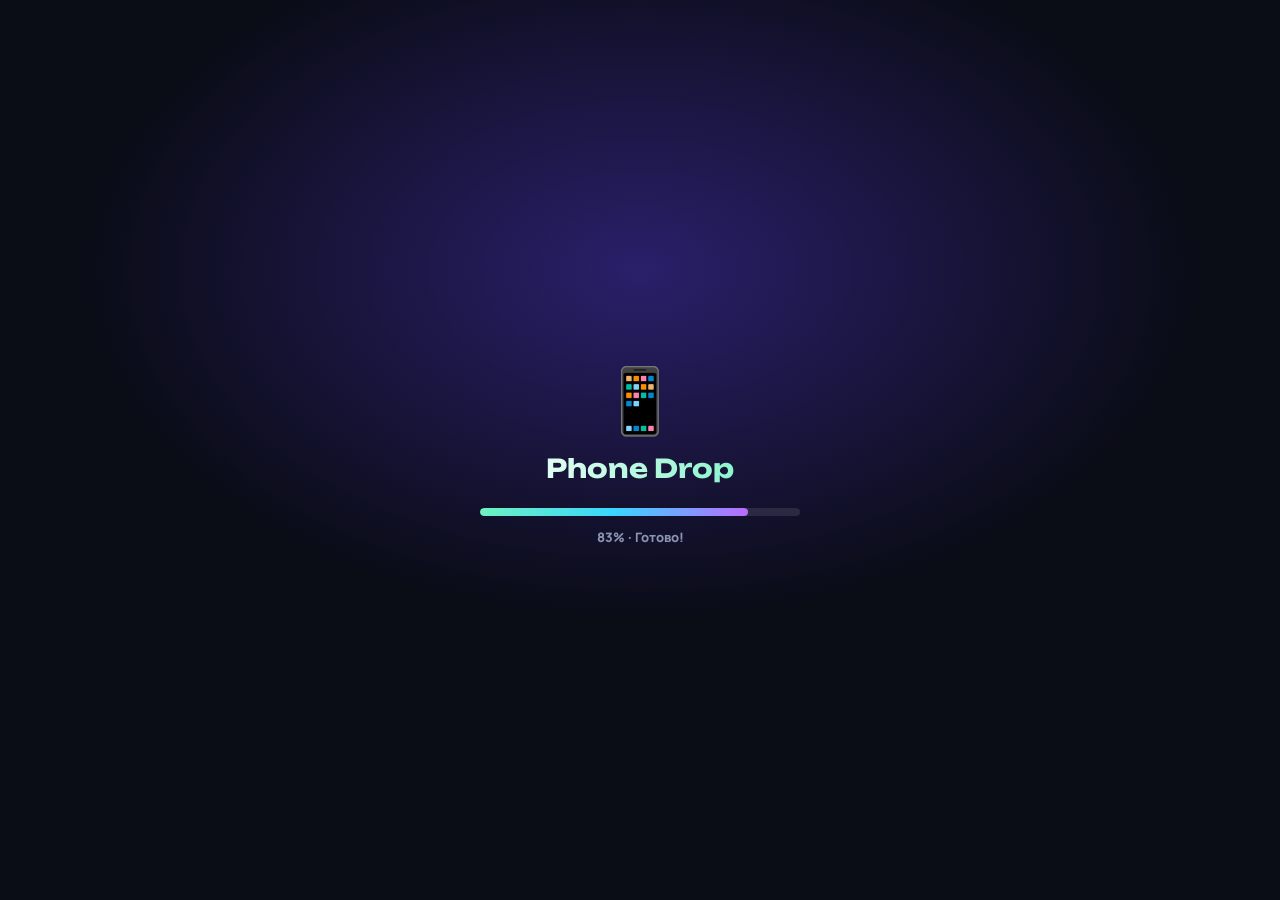
<file: index.html.html>
<!DOCTYPE html>
<html lang="ru">
<head>
<meta charset="utf-8">
<meta name="viewport" content="width=device-width, initial-scale=1, viewport-fit=cover">
<title>Phone Drop</title>
<link href="https://fonts.googleapis.com/css2?family=Unbounded:wght@500;700&family=Manrope:wght@500;700;800&display=swap" rel="stylesheet">
<style>
:root{color-scheme:dark;--bg:#0a0c16;--pn:#151a2c;--pn2:#1d2338;--tx:#eef1fb;--mu:#8b93b0;--gold:#ffd24a;--ac:#6ef2c0;
--rare:#4aa3ff;--epic:#b86bff;--legend:#ffb02e;--abs:#ff3d6e;box-sizing:border-box;padding-top:env(safe-area-inset-top,0px)}
*{box-sizing:border-box;-webkit-tap-highlight-color:transparent;margin:0}
html,body{height:100%}
body{background:radial-gradient(900px 500px at 80% -10%,#2a1f5c55,transparent),radial-gradient(700px 500px at -10% 30%,#0e4a5a44,transparent),var(--bg);color:var(--tx);font-family:Manrope,system-ui,sans-serif;font-weight:500;overflow:hidden;user-select:none}
button{font:inherit;color:inherit;border:0;background:none;cursor:pointer}
#app{height:100%;display:flex;flex-direction:column;max-width:520px;margin:0 auto}
header{display:flex;justify-content:space-between;align-items:center;padding:14px 18px 8px}
header h1{font:700 15px Unbounded,sans-serif;letter-spacing:.2px}
header small{display:block;color:var(--mu);font-size:12px;margin-top:2px}
.coins{background:var(--pn);border:1px solid #ffffff14;padding:8px 14px;border-radius:99px;font:700 15px Unbounded,sans-serif;color:var(--gold);display:flex;gap:7px;align-items:center;transition:transform .25s}
.coins.pop{transform:scale(1.12)}
.coins i{width:14px;height:14px;border-radius:50%;background:radial-gradient(circle at 35% 30%,#fff3b0,#e0a400);box-shadow:0 0 10px #ffd24a88}
main{flex:1;overflow-y:auto;position:relative;padding:6px 16px 24px;scrollbar-width:none}
main::-webkit-scrollbar{display:none}
.tab{display:none}
.tab.on{display:block;animation:in .4s cubic-bezier(.2,.8,.2,1)}
@keyframes in{from{opacity:0;transform:translateY(10px)}to{opacity:1;transform:none}}
nav{display:flex;gap:6px;padding:8px 12px calc(10px + env(safe-area-inset-bottom,0px));background:#0a0c16ee;border-top:1px solid #ffffff10}
nav button{flex:1;padding:8px 0 6px;border-radius:14px;color:var(--mu);font-size:11px;font-weight:800;display:flex;flex-direction:column;align-items:center;gap:3px;transition:.25s}
nav button span{font-size:20px;filter:grayscale(1);transition:.25s}
nav button.on{color:var(--ac);background:#6ef2c014}
nav button.on span{filter:none;transform:translateY(-2px) scale(1.1)}
nav b{position:absolute}
.dot{display:inline-block;width:7px;height:7px;border-radius:50%;background:var(--abs);margin-left:4px;vertical-align:middle}
/* roulette */
.win{position:relative;height:168px;border-radius:22px;background:linear-gradient(180deg,#121830,#0d1124);border:1px solid #ffffff12;overflow:hidden;margin:6px 0 14px}
.win:before,.win:after{content:"";position:absolute;top:0;bottom:0;width:70px;z-index:2;pointer-events:none}
.win:before{left:0;background:linear-gradient(90deg,#0d1124,transparent)}
.win:after{right:0;background:linear-gradient(-90deg,#0d1124,transparent)}
.mark{position:absolute;left:50%;top:0;bottom:0;width:2px;margin-left:-1px;background:var(--ac);z-index:3;box-shadow:0 0 14px var(--ac)}
.strip{display:flex;position:absolute;top:12px;left:0;will-change:transform}
.it{width:100px;height:144px;margin-right:8px;border-radius:16px;background:var(--pn);border:1px solid color-mix(in srgb,var(--rc) 55%,transparent);display:flex;align-items:center;justify-content:center;flex:none;background:radial-gradient(circle at 50% 70%,color-mix(in srgb,var(--rc) 30%,transparent),var(--pn) 70%)}
.it svg{height:122px}
.cases{display:flex;gap:10px;overflow-x:auto;scrollbar-width:none;padding:2px 2px 6px}
.case{flex:1;min-width:104px;background:var(--pn);border:1.5px solid transparent;border-radius:20px;padding:12px 8px 10px;text-align:center;transition:.3s cubic-bezier(.2,.8,.2,1)}
.case svg{width:64px;height:64px;transition:.3s}
.case b{display:block;font:700 12px Unbounded,sans-serif;margin:6px 0 3px}
.case small{color:var(--gold);font-weight:800;font-size:13px}
.case.on{border-color:var(--cc);background:linear-gradient(180deg,color-mix(in srgb,var(--cc) 20%,var(--pn)),var(--pn));transform:translateY(-3px);box-shadow:0 10px 28px -10px var(--cc)}
.case.on svg{transform:scale(1.12) rotate(-4deg)}
.btn{width:100%;padding:16px;border-radius:18px;font:700 15px Unbounded,sans-serif;background:linear-gradient(135deg,#6ef2c0,#3ad6ff);color:#04201a;margin:10px 0 4px;transition:transform .15s,opacity .2s,box-shadow .3s;box-shadow:0 12px 30px -12px #6ef2c0}
.btn:active{transform:scale(.97)}
.btn:disabled{opacity:.4;box-shadow:none}
h2{font:700 13px Unbounded,sans-serif;margin:18px 2px 10px}
.odds{display:flex;gap:6px;flex-wrap:wrap;margin-bottom:10px}
.chip{padding:5px 10px;border-radius:99px;font-size:12px;font-weight:800;background:color-mix(in srgb,var(--rc) 16%,transparent);color:var(--rc)}
.grid{display:grid;grid-template-columns:repeat(3,1fr);gap:10px}
.card{position:relative;background:radial-gradient(circle at 50% 60%,color-mix(in srgb,var(--rc) 24%,transparent),var(--pn) 72%);border:1px solid color-mix(in srgb,var(--rc) 50%,transparent);border-radius:18px;padding:10px 6px 8px;text-align:center;transition:transform .2s}
.card:active{transform:scale(.96)}
.card svg{height:104px;display:block;margin:0 auto 4px}
.card p{font-size:11px;font-weight:800;line-height:1.2}
.card em{font-style:normal;font-size:10px;color:var(--rc);font-weight:800}
.card.lock{opacity:.45}.card.lock svg{filter:brightness(0) contrast(.4)}
.card .n{position:absolute;top:6px;right:6px;background:#000a;border-radius:99px;font-size:11px;padding:2px 7px;font-weight:800}
.abs{--rc:var(--abs)}
.card.r-abs,.it.r-abs{box-shadow:0 0 16px -4px var(--abs)}
@keyframes glow{50%{box-shadow:0 0 22px -2px var(--abs)}}
/* tasks */
.row{background:var(--pn);border-radius:18px;padding:14px;margin-bottom:10px;display:flex;align-items:center;gap:12px}
.row .t{flex:1}.row b{font-size:14px;font-weight:800}
.bar{height:6px;border-radius:9px;background:#ffffff14;margin-top:9px;overflow:hidden}
.bar i{display:block;height:100%;border-radius:9px;background:linear-gradient(90deg,#6ef2c0,#3ad6ff);transition:width .6s cubic-bezier(.2,.8,.2,1)}
.row small{color:var(--mu);font-size:12px}
.go{padding:9px 14px;border-radius:12px;background:var(--gold);color:#2a1d00;font-weight:800;font-size:13px;white-space:nowrap;transition:transform .15s}
.go:active{transform:scale(.94)}
.go[disabled]{background:#ffffff12;color:var(--mu)}
.rw{color:var(--gold);font-weight:800;font-size:13px;white-space:nowrap}
/* calendar */
.cal{display:grid;grid-template-columns:repeat(4,1fr);gap:10px}
.day{background:var(--pn);border-radius:18px;padding:14px 4px;text-align:center;border:1.5px solid transparent;transition:.3s}
.day:nth-child(7){grid-column:span 2;background:linear-gradient(135deg,#3a2a08,#2b1346)}
.day span{display:block;font-size:11px;color:var(--mu);font-weight:800}
.day div{font-size:26px;margin:6px 0 4px;transition:transform .3s}
.day b{font:700 13px Unbounded,sans-serif;color:var(--gold)}
.day.done{opacity:.5}.day.done div{filter:grayscale(1)}
.day.now{border-color:var(--ac);box-shadow:0 0 24px -6px var(--ac)}
@keyframes glow2{50%{box-shadow:0 0 30px 0 #6ef2c066}}
.day.now div{transform:scale(1.15)}
/* modal */
.md{position:fixed;inset:0;background:#05060ccc;display:flex;align-items:center;justify-content:center;z-index:20;padding:20px;animation:fade .3s}
@keyframes fade{from{opacity:0}}
.mb{width:100%;max-width:340px;text-align:center;background:radial-gradient(circle at 50% 35%,color-mix(in srgb,var(--rc) 30%,#151a2c),#10142a 75%);border:1.5px solid var(--rc);border-radius:28px;padding:22px 18px 18px;box-shadow:0 0 70px -10px var(--rc);animation:pop .7s cubic-bezier(.2,1.2,.3,1)}
@keyframes pop{from{opacity:0;transform:scale(.6) rotate(-6deg)}}
.mb svg{height:230px;filter:drop-shadow(0 16px 24px #000a);animation:fl 3.2s ease-in-out infinite}
@keyframes fl{50%{transform:translateY(-8px) rotate(2deg)}}
.mb h3{font:700 19px Unbounded,sans-serif;margin:10px 0 6px}
.mb .chip{display:inline-block;font-size:13px}
.mb .a{display:flex;gap:8px;margin-top:16px}
.mb .a button{flex:1;padding:13px 6px;border-radius:14px;font-weight:800;font-size:14px;background:#ffffff14}
.mb .a .p{background:var(--gold);color:#2a1d00}
.tg-abs{background:linear-gradient(90deg,#ff3d6e,#ffb02e,#b86bff,#ff3d6e);background-size:200%;-webkit-background-clip:text;background-clip:text;color:transparent;animation:sh 3s linear infinite}
@keyframes sh{to{background-position:200%}}
.toast{position:fixed;left:50%;bottom:90px;transform:translate(-50%,20px);background:#fff;color:#111;padding:10px 18px;border-radius:99px;font-weight:800;font-size:13px;opacity:0;transition:.35s;z-index:30;pointer-events:none}
.toast.on{opacity:1;transform:translate(-50%,0)}
.inp{flex:1;min-width:0;background:#0d1124;border:1px solid #ffffff1a;border-radius:12px;padding:11px 12px;color:var(--tx);font:700 14px Manrope,sans-serif;user-select:text}
.rw2{display:flex;gap:8px;align-items:center;flex-wrap:wrap}
.sp{color:var(--mu);font-weight:800;font-size:13px;margin-top:8px}
.acc{display:flex;gap:6px;flex-wrap:wrap;justify-content:center;margin-top:12px}
.acc button{padding:7px 10px;border-radius:12px;background:#ffffff0f;font-size:12px;font-weight:800;border:1.5px solid transparent;display:flex;align-items:center;gap:5px;transition:.2s}
.acc button i{width:10px;height:10px;border-radius:50%;border:1px solid #fff6}
.acc button small{color:var(--gold);font-size:11px}
.acc button.on{border-color:var(--ac);background:#6ef2c01a}
.mb{max-height:92vh;overflow-y:auto;scrollbar-width:none}.mb svg{height:200px}
body{touch-action:manipulation;background:radial-gradient(1000px 600px at 85% -10%,#3b2a8c55,transparent),radial-gradient(800px 600px at -10% 40%,#0b5f6a44,transparent),radial-gradient(600px 400px at 50% 110%,#7a1f5a33,transparent),var(--bg)}
main{overscroll-behavior:contain;-webkit-overflow-scrolling:touch}
.card{content-visibility:auto;contain-intrinsic-size:auto 175px}.row,.day,.case{contain:layout}
header h1{font-size:17px;background:linear-gradient(90deg,#fff,#6ef2c0);-webkit-background-clip:text;background-clip:text;color:transparent}
h2:before{content:"";display:inline-block;width:4px;height:12px;border-radius:2px;background:var(--ac);margin-right:8px;vertical-align:-1px}
.win{box-shadow:inset 0 0 40px #6ef2c010,0 14px 40px -20px #000}.case,.row,.day,.card{box-shadow:inset 0 1px 0 #ffffff14}
.seg{display:flex;background:var(--pn);border-radius:14px;padding:4px;margin:6px 0 14px}.seg button{flex:1;padding:10px;border-radius:11px;font-weight:800;font-size:13px;color:var(--mu);transition:.25s}.seg button.on{background:#6ef2c01f;color:var(--ac)}
.ic{font-size:26px}
.stg{position:relative;height:210px;display:flex;justify-content:center;align-items:flex-end}.stg svg{height:200px;position:relative;z-index:1}
.stg:before{content:"";position:absolute;inset:0;background:radial-gradient(circle at 50% 60%,color-mix(in srgb,var(--rc) 35%,transparent),transparent 65%)}
.stg.fresh svg{animation:emerge 2.1s cubic-bezier(.2,.8,.2,1) .9s both}
@keyframes emerge{from{transform:translateY(150px) scale(.6);opacity:0}30%{opacity:1}to{transform:none}}
.bxo{position:absolute;bottom:-6px;left:50%;margin-left:-75px;width:150px;height:92px;z-index:2;animation:boxout .8s ease 2.7s forwards}
.bxo .bd{position:absolute;inset:0;border-radius:6px 6px 14px 14px;background:linear-gradient(160deg,color-mix(in srgb,var(--rc) 55%,#222),#10142a);border:1px solid #fff3;box-shadow:0 20px 40px -14px #000}
.bxo .lid{position:absolute;top:-22px;left:-5px;right:-5px;height:24px;border-radius:8px;background:linear-gradient(180deg,var(--rc),#1a1f38);transform-origin:bottom;animation:lid .8s cubic-bezier(.3,1.2,.5,1) .2s forwards}
@keyframes lid{to{transform:perspective(300px) rotateX(115deg)}}
@keyframes boxout{to{transform:translateY(70px);opacity:0}}
.late{animation:fup .7s ease 2.6s both}@keyframes fup{from{opacity:0;transform:translateY(8px)}}
.pw{position:fixed;inset:0;background:#000d;z-index:40;display:flex;align-items:center;justify-content:center;animation:fade .3s}
.pw .x{position:absolute;top:calc(14px + env(safe-area-inset-top,0px));right:16px;width:40px;height:40px;border-radius:50%;background:#ffffff1a;font-size:16px;z-index:2}
.dev{width:min(74vw,280px);aspect-ratio:9/19;border-radius:38px;padding:7px;background:linear-gradient(135deg,var(--c1),var(--c2));box-shadow:0 30px 80px -20px #000}
.scr{height:100%;border-radius:31px;background:#000;overflow:hidden;position:relative;color:#fff;text-align:center}
.boot{height:100%;display:flex;align-items:center;justify-content:center;font:700 22px Unbounded,sans-serif;animation:fade 1.2s}
.home{height:100%;background:linear-gradient(160deg,var(--c1),#0a0c16 70%);padding:46px 16px 16px;animation:fade .6s}
.clk{font:700 44px Unbounded,sans-serif;margin-bottom:34px}
.apps{display:grid;grid-template-columns:repeat(4,1fr);gap:14px 8px}.apps i{font-style:normal;font-size:26px;background:#ffffff1c;border-radius:14px;padding:9px 0}
.tt{background:linear-gradient(135deg,#6ef2c0,#3ad6ff);border-radius:14px;padding:6px 0;font-size:22px;color:#04201a}.tt small{display:block;font-size:8px;font-weight:800}
.bn{height:100%;padding:44px 16px 16px;background:linear-gradient(180deg,#0e1330,#05060c);animation:fade .5s}
.bn h4{font:700 15px Unbounded,sans-serif;color:var(--ac)}.num{font:700 40px Unbounded,sans-serif;margin:22px 0 6px;font-variant-numeric:tabular-nums}
.lb{color:var(--mu);font-weight:800;font-size:12px;display:block;min-height:34px}
.pb{height:6px;border-radius:9px;background:#ffffff1a;margin:14px 0 18px;overflow:hidden}.pb i{display:block;height:100%;width:0;background:linear-gradient(90deg,#6ef2c0,#3ad6ff)}
.bn .go{width:100%;padding:13px}.det div{display:flex;justify-content:space-between;padding:9px 4px;border-bottom:1px solid #ffffff14;font-size:13px;font-weight:800;animation:fup .5s both}.det span{color:var(--mu)}
.lvb{display:flex;align-items:center;gap:8px;flex:1;margin:0 10px;min-width:0}.lvi{flex:1;min-width:0}.lvi b{font-size:11px;font-weight:800;white-space:nowrap;overflow:hidden;text-overflow:ellipsis;display:block}
.xb{height:5px;border-radius:9px;background:#ffffff1a;margin-top:4px;overflow:hidden}.xb i{display:block;height:100%;background:linear-gradient(90deg,#6ef2c0,#3ad6ff);transition:width .6s}
.av{width:36px;height:36px;border-radius:50%;display:grid;place-items:center;font-weight:800;background:var(--pn2);flex:none;border:3px solid transparent;background-clip:padding-box}
.av.f1{border-color:#19f0ff;box-shadow:0 0 12px #19f0ff88}.av.f2{border-color:#ffd24a;box-shadow:0 0 12px #ffb02e88}.av.f3{border-color:#bfefff;box-shadow:0 0 14px #7fe0ffaa}.av.f6{border-color:#00f5d4;box-shadow:0 0 16px #00f5d4aa}
.av.f4{background:linear-gradient(var(--pn2),var(--pn2)) padding-box,conic-gradient(#ff3d6e,#ffb02e,#6ef2c0,#4aa3ff,#b86bff,#ff3d6e) border-box}.av.f5{background:linear-gradient(var(--pn2),var(--pn2)) padding-box,conic-gradient(#ffd24a,#b86bff,#ffd24a) border-box;box-shadow:0 0 14px #b86bff88}
.av.big{width:56px;height:56px;font-size:20px}.av.sm{width:18px;height:18px;border-width:2px}
.r-secret{--rc:#00f5d4}.card.r-secret,.it.r-secret{box-shadow:0 0 16px -4px #00f5d4}
.note{color:var(--mu);font-size:12px;margin:8px 2px}
.whw{position:relative;width:270px;height:270px;margin:14px auto 18px}.wheel{position:absolute;inset:0;border-radius:50%;border:6px solid #1d2338;box-shadow:0 0 40px -8px #6ef2c066;will-change:transform}
.wheel span{position:absolute;left:50%;top:50%;width:0;height:0}.wheel b{position:absolute;width:64px;margin-left:-32px;margin-top:-10px;text-align:center;font-size:13px;font-weight:800}
.ptr{position:absolute;top:-12px;left:50%;margin-left:-12px;border:12px solid transparent;border-top:22px solid var(--gold);z-index:3}
.tier{display:flex;gap:8px;align-items:center;margin-bottom:8px}.tier b{width:26px;text-align:center;font:700 12px Unbounded,sans-serif}.tier .go{flex:1}.tier .pm{background:linear-gradient(135deg,#b86bff,#ff3d6e);color:#fff}.tier .go[disabled]{opacity:.45}
.adm2{flex-direction:column;align-items:stretch;gap:10px;margin-top:10px}input[type=color]{width:44px;height:42px;border:0;background:none;padding:0;flex:none}
.busy{position:relative;overflow:hidden}.busy:after{content:"";position:absolute;left:0;bottom:0;height:3px;background:var(--ac);animation:bz 1.1s linear forwards}@keyframes bz{from{width:0}to{width:100%}}
.stg{height:300px;perspective:700px;align-items:flex-end}.ph0 svg{height:210px;margin-bottom:20px}.stg.fresh svg{animation:none}
.bx{position:absolute;bottom:6px;left:50%;width:170px;height:100px;margin-left:-85px;transform-style:preserve-3d;animation:shake .9s ease .1s both,bxout .7s ease 4.1s forwards}
.bback{position:absolute;inset:0;border-radius:8px;background:#05060c}.clipw{position:absolute;inset:0;clip-path:inset(-400px -60px 0 -60px)}
.ph{position:absolute;left:50%;top:0;margin-left:-45px;width:90px;animation:rise 2s cubic-bezier(.3,.7,.2,1) 1.9s both}.ph svg{height:180px;display:block;filter:drop-shadow(0 10px 18px #000a)}
@keyframes rise{from{transform:translateY(100px)}to{transform:translateY(-160px)}}
.bfront{position:absolute;inset:0;border-radius:6px 6px 12px 12px;background:linear-gradient(160deg,color-mix(in srgb,var(--rc) 45%,#2a2e44),#0e1124);border:1px solid #fff3;z-index:2;display:flex;flex-direction:column;align-items:center;justify-content:center;gap:4px}
.bfront b{font:700 16px Unbounded,sans-serif;letter-spacing:2px}.bfront small{font-size:10px;opacity:.7}
.blid{position:absolute;left:-6px;right:-6px;top:-24px;height:28px;border-radius:8px 8px 3px 3px;background:linear-gradient(180deg,color-mix(in srgb,var(--rc) 70%,#fff),color-mix(in srgb,var(--rc) 50%,#222));transform-origin:50% 100%;animation:lid 1s cubic-bezier(.5,0,.2,1) 1s both;z-index:3}
@keyframes lid{to{transform:rotateX(125deg)}}
@keyframes shake{0%,100%{transform:none}15%{transform:rotate(-4deg) translateY(-3px)}30%{transform:rotate(4deg)}45%{transform:rotate(-3deg) translateY(-3px)}60%{transform:rotate(3deg)}80%{transform:rotate(-1deg)}}
@keyframes bxout{to{transform:translateY(80px);opacity:0}}
.burst{position:absolute;bottom:-20px;left:50%;width:300px;height:300px;margin-left:-150px;border-radius:50%;background:radial-gradient(circle,color-mix(in srgb,var(--rc) 70%,transparent),transparent 65%);opacity:0;animation:burst 1.4s ease 1.3s both}
@keyframes burst{0%{opacity:0;transform:scale(.3)}40%{opacity:1}100%{opacity:.35;transform:scale(1.4)}}
.late{animation:fup .7s ease 4.2s both}
#nts{position:fixed;top:calc(10px + env(safe-area-inset-top,0px));left:0;right:0;z-index:60;display:flex;flex-direction:column;align-items:center;gap:8px;pointer-events:none}
.nt{display:flex;align-items:center;gap:10px;background:#151a2cf2;color:#fff;border:1px solid #ffffff22;border-left:4px solid var(--ac);padding:10px 16px;border-radius:16px;font-weight:800;font-size:13px;box-shadow:0 12px 30px -10px #000;animation:ntin .45s cubic-bezier(.2,1.2,.3,1)}.nt i{font-style:normal;font-size:18px}.nt.out{animation:ntout .35s ease forwards}
@keyframes ntin{from{opacity:0;transform:translateY(-24px) scale(.9)}}@keyframes ntout{to{opacity:0;transform:translateY(-16px)}}
#ld{position:fixed;inset:0;z-index:100;background:radial-gradient(800px 500px at 50% 30%,#2a1f6a,#0a0c16 70%);display:flex;align-items:center;justify-content:center;transition:opacity .6s,transform .6s}#ld.hide{opacity:0;transform:scale(1.04);pointer-events:none}
.ldc{width:min(78vw,320px);text-align:center;color:#fff}.ldl{font-size:64px;animation:fl 2s ease-in-out infinite}.ldc h1{font:700 26px Unbounded,sans-serif;margin:10px 0 24px;background:linear-gradient(90deg,#fff,#6ef2c0);-webkit-background-clip:text;background-clip:text;color:transparent}
.ldb{height:8px;border-radius:9px;background:#ffffff1a;overflow:hidden}.ldb i{display:block;height:100%;width:5%;border-radius:9px;background:linear-gradient(90deg,#6ef2c0,#3ad6ff,#b86bff);transition:width .3s}.ldc p{color:#8b93b0;font-weight:800;font-size:13px;margin-top:12px}
nav{margin:0 10px 8px;padding:8px 8px calc(8px + env(safe-area-inset-bottom,0px));border-radius:24px;border:1px solid #ffffff16;background:#121631f5;box-shadow:0 -10px 40px -14px #000}
.btn{background:linear-gradient(135deg,#6ef2c0,#3ad6ff 55%,#7a7bff)}
.qq{font:700 44px Unbounded,sans-serif;color:#00f5d4;text-shadow:0 0 20px #00f5d4}
#gseg{overflow-x:auto;scrollbar-width:none}#gseg button{white-space:nowrap;flex:none;padding:10px 14px}
.flt{margin-bottom:10px}.card .pr{display:block;color:var(--gold);font-weight:800;font-size:10px;margin-top:2px}
.wk button small{display:block;color:var(--gold);font-size:10px}.tcs{display:flex;flex-direction:column;align-items:center;justify-content:center;font-size:28px;min-height:150px;border-style:dashed}
.pin{align-items:center}.pin svg{height:110px}
.bnr{background:linear-gradient(135deg,#3a2a8c,#0e6a6a);color:#fff;border-radius:18px;padding:12px 14px;margin:6px 0 12px;display:flex;flex-direction:column;gap:3px}.bnr span{font-size:12px;opacity:.85}
.lgm{text-align:left;max-height:80vh}.lgm h4{margin:12px 0 4px;color:var(--ac)}.lgm li{margin:3px 0 3px 16px;font-size:13px}.lgp{font-size:13px;margin:2px 0}.adm2 small{color:var(--mu);font-size:12px}
:root[data-theme=light]{color-scheme:light;--bg:#edf0f8;--pn:#ffffff;--pn2:#e5e9f4;--tx:#141828;--mu:#69728f}
:root[data-theme=light] body{background:radial-gradient(900px 500px at 85% -10%,#c9bcff88,transparent),radial-gradient(700px 500px at -10% 40%,#9ee9e088,transparent),var(--bg)}
:root[data-theme=light] nav{background:#fffffff2;border-color:#00000012;box-shadow:0 -6px 24px -12px #0003}
:root[data-theme=light] .win{background:linear-gradient(180deg,#fff,#eef1fb);border-color:#00000014}
:root[data-theme=light] .win:before{background:linear-gradient(90deg,#eef1fb,transparent)}:root[data-theme=light] .win:after{background:linear-gradient(-90deg,#eef1fb,transparent)}
:root[data-theme=light] .md{background:#dfe4f2dd}
:root[data-theme=light] .mb{background:radial-gradient(circle at 50% 35%,color-mix(in srgb,var(--rc) 22%,#fff),#f4f6fd 75%);color:var(--tx)}
:root[data-theme=light] .inp{background:#fff;border-color:#00000018}
:root[data-theme=light] .card{background:radial-gradient(circle at 50% 60%,color-mix(in srgb,var(--rc) 20%,transparent),#fff 72%)}
:root[data-theme=light] .it{background:radial-gradient(circle at 50% 70%,color-mix(in srgb,var(--rc) 25%,transparent),#fff 70%)}
:root[data-theme=light] header h1{background:linear-gradient(90deg,#141828,#0b8f6a);-webkit-background-clip:text;background-clip:text}
:root[data-theme=light] .bar,:root[data-theme=light] .xb,:root[data-theme=light] .pb{background:#00000014}
:root[data-theme=light] .coins,:root[data-theme=light] .case,:root[data-theme=light] .row,:root[data-theme=light] .day{border-color:#0000000f}
:root[data-theme=light] .nt{background:#fffffff2;color:#141828}
:root[data-theme=light] .acc button,:root[data-theme=light] .mb .a button{background:#0000000d}
@media (prefers-reduced-motion:reduce){*{animation:none!important;transition-duration:.01s!important}}
</style>
</head>
<body>
<div id="ld"><div class="ldc"><div class="ldl">📱</div><h1>Phone Drop</h1><div class="ldb"><i id="ldi"></i></div><p id="ldp">5%</p></div></div><div id="app">
<header><div><h1>Phone Drop</h1><small id="hi">Выбивай телефоны мечты</small></div><div class="lvb" id="lvb"></div><div class="coins" id="coins"><i></i><span id="cv">0</span></div></header>
<main>
<section class="tab on" id="t0"><div id="bn"></div>
<div class="win"><div class="mark"></div><div class="strip" id="strip"></div></div>
<div class="cases" id="cases"></div>
<button class="btn" id="open"></button>
<h2>Что внутри</h2><div class="odds" id="odds"></div><div class="grid" id="drops"></div>
</section>
<section class="tab" id="t1"><div class="seg"><button class="on" data-s="0">Задания</button><button data-s="1">Достижения</button><button data-s="2">Календарь</button></div><div id="tasks"></div></section>
<section class="tab" id="t2"><div class="seg" id="gseg"><button class="on" data-s="0">🎡 Колесо</button><button data-s="1">🛠️ Свалка</button><button data-s="2">👑 Пропуск</button><button data-s="3">🧩 Мастерская</button><button data-s="4">🏪 Магазин</button><button data-s="5">🎁 Наборы</button></div><div id="games"></div></section>
<section class="tab" id="t3"><div class="seg" id="cseg"><button class="on" data-s="0">Все</button><button data-s="1">🏎️ Гараж</button></div><div class="rw2 flt"><select id="fr" class="inp"><option value="">Все редкости</option><option value="rare">Редкие</option><option value="epic">Эпик</option><option value="legend">Легендарные</option><option value="abs">Абсолют</option><option value="secret">Секретные</option></select><select id="fs" class="inp"><option value="n">Новые</option><option value="pd">Дороже</option><option value="pa">Дешёвле</option></select></div><h2 style="margin-top:6px">Коллекция <span id="cc" style="color:var(--mu)"></span></h2><div class="grid" id="col"></div></section>
<section class="tab" id="t4"><div id="more"></div></section>
</main>
<nav id="nav">
<button class="on" data-t="0"><span>📦</span>Кейсы</button>
<button data-t="1"><span>🎯</span>Задания<i class="dot" id="d1" hidden></i></button>
<button data-t="2"><span>🎡</span>Игры<i class="dot" id="d2" hidden></i></button>
<button data-t="3"><span>📱</span>Коллекция</button>
<button data-t="4"><span>👤</span>Профиль</button>
</nav>
</div>
<div id="nts"></div>
<script>
const $=s=>document.querySelector(s);
const R={rare:{n:'Редкий',c:'var(--rare)',p:50},epic:{n:'Эпик',c:'var(--epic)',p:200},legend:{n:'Легендарный',c:'var(--legend)',p:800},abs:{n:'Абсолют',c:'var(--abs)',p:5000},secret:{n:'Секретный',c:'#00f5d4',p:0}};
// id, name, rarity, [color1,color2], camera, brand
const P=[
['a15','Samsung A15','rare',['#2f3a55','#6f86b8'],'v3','SAMSUNG'],
['r9a','Redmi 9A','rare',['#3d4a3c','#8fb08a'],'one','Redmi'],
['xr','iPhone XR','rare',['#e9eef4','#ff6b6b'],'one','A'],
['i13','iPhone 13','epic',['#2a3a5e','#5b7fd1'],'diag','A'],
['rn15','Redmi Note 15','epic',['#1f2a2a','#3fb9a2'],'pill','Redmi'],
['h600','Honor 600','epic',['#4b2a63','#d39bff'],'cap','HONOR'],
['i15','iPhone 15 Pro Max','legend',['#5d5b57','#b8b2a6'],'tri','A'],
['i17','iPhone 17 Pro Max','legend',['#c4561e','#ff9a55'],'bar','A'],
['vx3','Vivo X300 Pro','legend',['#14161f','#4a5170'],'circ','vivo'],
['x17','Xiaomi 17T','legend',['#1b4d7a','#58b7ff'],'sq','Xiaomi'],
['s25','Samsung S25 Ultra','legend',['#3b3d44','#9ba0ad'],'v4','SAMSUNG'],
['i18','iPhone 18 Pro Max','abs',['#0f2d6b','#7a5cff'],'bar','A'],
['duo','iPhone Duo','abs',['#2b2b30','#d7d3ff'],'duo','A'],
['px8','Poco X8 Pro Max','abs',['#e8c500','#2a2a2a'],'ring','POCO'],
['s26','Samsung S26 Ultra','abs',['#1d3a2f','#7be0b0'],'v4','SAMSUNG'],
['pc71','Poco C71','rare',['#c9a800','#3a3a3a'],'pill','POCO'],
['tsg3','Tecno Spark Go 3','rare',['#1e6b5a','#7fe3c8'],'cap','TECNO'],
['kac1','KENSHI Armor C1s','rare',['#1a1a1a','#ff8a00'],'rug','KENSHI'],
['pc85','Poco C85','epic',['#2b2f66','#7f8bff'],'pill','POCO'],
['n14i','Huawei Nova 14i','epic',['#5c2a4d','#ff8fc7'],'tl','HUAWEI'],
['tss','Tecno Spark Slim','epic',['#16324f','#58a8e8'],'one','TECNO'],
['oa6x','Oppo A6x','epic',['#1d5a3a','#6fe0a0'],'diag','OPPO'],
['p80','Huawei Pura 80','legend',['#e8e2d4','#bfae86'],'circ','HUAWEI'],
['p90','Huawei Pura 90s Pro','legend',['#1a1f3a','#7b66ff'],'circ','HUAWEI'],
['op13','OnePlus 13','legend',['#0f1f2e','#3d7aa8'],'tl','OnePlus'],
['nd6','OnePlus Nord 6','legend',['#3a2a5a','#a68bff'],'pill','OnePlus'],
['vxu','Vivo X300 Ultra','legend',['#2a1a12','#c88a5a'],'circ','vivo'],
['n4a','Nothing Phone 4a Pro','legend',['#d8dae0','#8e929c'],'gly','nothing'],
['fx9','Oppo Find X9','legend',['#3a3f4a','#d6c8a4'],'sq','OPPO'],
['fn5','Oppo Find N5','abs',['#1b1b2a','#8b78ff'],'duo','OPPO'],
['igt','Infinix GT 30 Pro','abs',['#101018','#00e0ff'],'rug','INFINIX'],
['iq15','iQOO 15','abs',['#f5f5f7','#ff4b3a'],'sq','iQOO'],
['pv7','Tecno Pova 7','epic',['#0f2a3a','#00d1ff'],'pill','TECNO'],
['hk80','Honor K80 Pro Max','epic',['#3b2a1a','#e0a96a'],'cap','HONOR'],
['pf7','Poco F7','abs',['#e8e8ec','#9aa0ae'],'ring','POCO'],
['oa5','OnePlus Ace 5','abs',['#101820','#2fe0a0'],'tl','OnePlus'],
['rk70','Redmi K70 Ultra','abs',['#1a1a22','#ff7a2f'],'pill','Redmi'],
['x17pm','Xiaomi 17 Pro Max','abs',['#1c1c24','#c7b8ff'],'sq','Xiaomi'],
['op15','OnePlus 15','abs',['#2b2b30','#ff3b30'],'tl','OnePlus'],
['x17u','Xiaomi 17 Ultra','abs',['#111118','#6b7280'],'circ','Xiaomi'],
['rm10','RedMagic 10 Pro','legend',['#0b0b10','#ff2a4d'],'rug','REDMAGIC'],
['i14','iPhone 14 Pro Max','legend',['#2a1f3d','#7d6aa6'],'tri','A'],
['op11','OnePlus 11','epic',['#16301f','#4fae6c'],'tl','OnePlus'],
['s22','Samsung S22 Ultra','legend',['#2a1215','#9a3b4a'],'v4','SAMSUNG'],
['pf5','Poco F5','legend',['#14161c','#3a8bff'],'pill','POCO'],
['hrp','Honor Robot Phone','legend',['#d9d6cf','#8a8f99'],'circ','HONOR'],
['mi10u','Xiaomi Mi 10 Ultra','secret',['#cfd6e4','#eef1f7'],'sq','Mi'],
['mi9','Xiaomi Mi 9','secret',['#2b4d9e','#b86bff'],'v3','Mi'],
['pix7','Google Pixel 7 Pro','rare',['#46564f','#a7b8a0'],'pix','Google'],
['i11','iPhone 11','rare',['#b8a6d9','#e6dcf5'],'diag','A'],
['n3a','Nothing Phone 3a','epic',['#e9e9ee','#c4c6cf'],'gly','nothing'],
['s23','Samsung S23','epic',['#2f3c33','#7c9a82'],'v3','SAMSUNG'],
['px7p','Poco X7 Pro','legend',['#111114','#e6d02a'],'ring','POCO'],
['iz10','iQOO Z10 Turbo','legend',['#1f2a44','#4b8bff'],'pill','iQOO'],
['x90p','Vivo X90 Pro','abs',['#101214','#6a6f7a'],'circ','vivo'],
['k13','Oppo K13 Turbo Pro','abs',['#1a1a1d','#ff5a2d'],'rug','OPPO'],
['x13t','Xiaomi 13T','secret',['#365a87','#9ec7f0'],'sq','Xiaomi'],
['x12','Xiaomi 12','secret',['#2a3550','#8aa0d8'],'cap','Xiaomi'],
['pf6','Poco F6','secret',['#202226','#d5d7dc'],'pill','POCO'],
['nk','Nokia 3310','secret',['#2a4fa8','#6e8de0'],'nk','NOKIA']
].map(a=>({id:a[0],n:a[1],r:a[2],col:a[3],cam:a[4],br:a[5]}));
const C=[
{id:'start',n:'Старт',p:2500,c:'#4aa3ff',o:{rare:70,epic:25,legend:4.7,abs:.3}},
{id:'pro',n:'Про',p:8000,c:'#b86bff',o:{rare:35,epic:42,legend:20,abs:3}},
{id:'elite',n:'Элит',p:22000,c:'#ff3d6e',o:{rare:0,epic:30,legend:55,abs:15}},
{id:'secbox',n:'Secret Box',p:20000,c:'#00f5d4',o:{secret:100}}];
const CAL=[[800,'🪙'],[1200,'🪙'],[2000,'💰'],[3000,'💰'],[4500,'💎'],[7000,'💎'],[20000,'🎁']];
const TL=[['opened','Открой кейсов: #',[[1,500],[3,1500],[5,2500],[10,6000],[20,15000]]],['sold','Продай телефонов: #',[[1,400],[2,900],[5,3000],[10,8000]]],['good','Выбей эпик и выше: #',[[1,1000],[3,3500],[5,7000]]],['pro','Открой «Про» или «Элит»: #',[[1,1500],[3,5000],[5,10000]]],['elite','Открой «Элит»: #',[[1,4000],[3,13000]]],['leg','Выбей легендарку: #',[[1,5000],[2,11000],[3,18000]]],['ab','Выбей Абсолют',[[1,40000]]],['rr','Выбей редких телефонов: #',[[5,2500]]],['dly','Забери награду календаря',[[1,500]]],['acc','Купи чехлов: #',[[1,800],[2,2000]]],['bn','Запусти TynTyTy: #',[[1,600],[3,2000]]],['sp','Потрать монет: #',[[5000,1500],[25000,8000]]],['pr','Забери подарок или промокод',[[1,700]]]];
const T=[];TL.forEach(g=>g[2].forEach(t=>T.push([g[0]+t[0],g[1].replace('#',t[0].toLocaleString('ru-RU')),g[0],t[0],t[1]])));
const T0=[
['open3','Открой 3 кейса','opened',3,300],['sell2','Продай 2 телефона','sold',2,200],
['epic','Выбей эпик или выше','good',1,400],['pro','Открой кейс «Про» или «Элит»','pro',1,500],
['dly','Забери награду в календаре','dly',1,100],['leg','Выбей легендарный телефон','leg',1,1500]];
const today=()=>new Date().toISOString().slice(0,10);
const COL=[['Оригинал',null],['Чёрный',['#15161c','#3a3d4a']],['Белый',['#f1f1f4','#bfc3d0']],['Синий',['#1d3f8f','#5a8cff']],['Зелёный',['#1e5a46','#5ee0a8']],['Фиолетовый',['#4b2a8a','#b08cff']]];
const MEM={rare:[32,64,128],epic:[128,256],legend:[256,512,1024],abs:[512,1024],secret:[64,128,256]};
const mem=m=>m>=1024?'1 ТБ':m+' ГБ';
// id, name, price, fill, fill opacity, stroke
const K=[['clr','Прозрачный',100,'#ffffff',.08,'#ffffff'],['blk','Чёрный силикон',150,'#101010',.6,'#101010'],['pnk','Неон-розовый',250,'#ff4fa3',.55,'#ff4fa3'],['grn','Мятный',250,'#4fffc0',.45,'#4fffc0'],['lth','Кожаный',500,'#6b3a1e',.6,'#6b3a1e'],['arm','Броня',800,'#3b4a2a',.65,'#ff8a00'],['gld','Золотой',1500,'#ffd24a',.55,'#ffd24a']];
const ov=v=>{const k=v&&v.cs&&K.find(x=>x[0]===v.cs);return k?`<rect x="12" y="4" width="76" height="192" rx="14" fill="${k[3]}" opacity="${k[4]}"/><rect x="9" y="1" width="82" height="198" rx="17" fill="none" stroke="${k[5]}" stroke-width="5"/>`:''};
const V=i=>{const p=P.find(x=>x.id===i.id);return {col:COL[i.ci][1]||p.col,ci:i.ci,cs:i.cs,br:i.br}};
const mk=id=>{const p=P.find(x=>x.id===id),m=MEM[p.r];return {u:S.uid++,id,ci:Math.random()*COL.length|0,m:m[Math.random()*m.length|0],ac:[],cs:''}};
// ориентировочные баллы AnTuTu v10 (тыс.)
const AT={a15:390,r9a:120,xr:360,pc71:230,tsg3:210,kac1:160,i13:850,rn15:880,h600:1000,pc85:430,n14i:520,tss:560,oa6x:420,pv7:760,hk80:1600,i15:1450,i17:3400,vx3:3600,x17:2300,s25:2900,p80:1500,p90:1800,op13:3000,nd6:1600,vxu:3800,n4a:1500,fx9:3600,rm10:3100,i14:1480,op11:1450,s22:1000,pf5:1100,hrp:3000,i18:4000,duo:3900,px8:3300,s26:3700,fn5:2900,igt:1500,iq15:3900,pf7:2200,oa5:2150,rk70:2250,x17pm:3900,op15:3900,x17u:4000,mi10u:700,mi9:450,pix7:780,i11:610,n3a:800,s23:1350,px7p:1500,iz10:1700,x90p:1300,k13:2100,x13t:900,x12:1000,pf6:1700,nk:.9};
const PV={nk:120000};
const MUL={rare:2,epic:4,legend:7,abs:14,secret:120},RAM={rare:4,epic:8,legend:12,abs:16,secret:8};
[500,750,1250,1250,2500,4000,7500].forEach((v,i)=>K[i][2]=v);
const full=i=>{const p=P.find(x=>x.id===i.id);return PV[p.id]?Math.round(PV[p.id]*(.9+i.m/2048)/10)*10:Math.round(AT[p.id]*MUL[p.r]*(.9+i.m/2048)/10)*10};
const price=i=>{return Math.round(full(i)*(i.br&&i.br.length?.15:1)*EV.sell*ECO.sell/10)*10+Math.round(i.ac.reduce((a,c)=>a+K.find(k=>k[0]===c)[2],0)/2)};
const uq=()=>new Set(S.items.map(i=>i.id)).size,G=k=>()=>S.tot[k]||0;
const AC=[['Первый кейс','📦',G('opened'),1,2000],['Любитель кейсов','🎁',G('opened'),25,10000],['Кейсоман','🧰',G('opened'),100,40000],['Мастер кейсов','👑',G('opened'),500,200000],['Первый эпик','💜',G('good'),1,3000],['Золотая жила','🏆',G('leg'),5,25000],['Абсолютная удача','💎',G('ab'),1,60000],['Три абсолюта','🌟',G('ab'),3,200000],['Торговец','💰',G('sold'),25,15000],['Миллионер','🤑',G('sp'),1000000,100000],['Модник','🧤',G('acc'),5,8000],['Тестировщик','⚡',G('bn'),10,10000],['Коллекционер','📱',uq,10,20000],['Эксперт','🗂️',uq,25,80000],['Полная коллекция','🏅',uq,P.length,500000],['Недельная серия','🔥',()=>S.cal.streak,7,30000]];
let S={coins:8000,seen:0,tot:{},ach:{},bn:{},hist:[],alog:[],mine:[],pt:{},pin:0,tc:{sh:[],up:{s:0,v:0,m:0}},sbox:0,theme:'dark',snd:1,lv:1,xp:0,sp:0,prem:0,pc:{},wh:0,jk:[],jt:0,kit:1,season:1,custom:[],cc:{},title:'nov',frame:'f0',bc:0,gt:0,items:[],uid:1,cal:{streak:0,last:''},day:'',st:{},cl:{},used:[],promos:{},free:0,force:''};
try{const x=JSON.parse(localStorage.getItem('pdrop')||'null');if(x)S=Object.assign(S,x)}catch(e){}
const NEW=(()=>{try{return !localStorage.getItem('pdrop')}catch(e){return true}})();
let DB=null,UID=null,svT;
function save(){let j;try{j=JSON.stringify(S);localStorage.setItem('pdrop',j)}catch(e){}clearTimeout(svT);svT=setTimeout(()=>remote(j),2500)}
function remote(j){if(!j)return;try{if(tg&&tg.CloudStorage){const n=Math.ceil(j.length/3500);tg.CloudStorage.setItem('pdn',''+n);for(let i=0;i<n;i++)tg.CloudStorage.setItem('pd'+i,j.slice(i*3500,(i+1)*3500))}}catch(e){}try{if(DB&&UID)DB.collection('data/users/'+UID).doc('save').set({j})}catch(e){}}
addEventListener('pagehide',()=>save());document.addEventListener('visibilitychange',()=>{if(document.hidden)save()});
if(S.day!==today()){S.day=today();S.st={};S.cl={}}
(function(){const l=S.cal.last;if(l&&l!==today()){const d=(new Date(today())-new Date(l))/864e5;if(d>1)S.cal.streak=0}})();
const tg=window.Telegram&&window.Telegram.WebApp;
if(tg){try{tg.ready();tg.expand();tg.setHeaderColor('#0a0c16');tg.setBackgroundColor('#0a0c16');const u=tg.initDataUnsafe&&tg.initDataUnsafe.user;if(u)$('#hi').textContent='Привет, '+u.first_name+'!'}catch(e){}}
const hap=t=>{try{tg&&tg.HapticFeedback.impactOccurred(t||'light')}catch(e){}};
// ---------- phone drawing ----------
function lens(x,y,r){return `<circle cx="${x}" cy="${y}" r="${r+1.5}" fill="url(#mt)"/><circle cx="${x}" cy="${y}" r="${r}" fill="#07080d"/><circle cx="${x}" cy="${y}" r="${r*.72}" fill="url(#gl)"/><circle cx="${x}" cy="${y}" r="${r*.3}" fill="#0b0d18"/><circle cx="${x-r*.28}" cy="${y-r*.3}" r="${r*.16}" fill="#fff" opacity=".85"/><circle cx="${x+r*.25}" cy="${y+r*.28}" r="${r*.09}" fill="#7fa8ff" opacity=".7"/>`}
function lensOld(x,y,r){return `<circle cx="${x}" cy="${y}" r="${r}" fill="#0c0d14" stroke="#9aa0ae" stroke-width="1.6"/><circle cx="${x}" cy="${y}" r="${r*.55}" fill="#1c2742"/><circle cx="${x-r*.22}" cy="${y-r*.22}" r="${r*.18}" fill="#8fb4ff" opacity=".8"/>`}
function mod(x,y,w,h,rx){return `<rect x="${x+.8}" y="${y+1.6}" width="${w}" height="${h}" rx="${rx}" fill="#000" opacity=".35"/><rect x="${x}" y="${y}" width="${w}" height="${h}" rx="${rx}" fill="#0a0b12" fill-opacity=".55" stroke="#ffffff66" stroke-width="1"/>`}
function modOld(x,y,w,h,rx){return `<rect x="${x}" y="${y}" width="${w}" height="${h}" rx="${rx}" fill="#ffffff22" stroke="#ffffff33"/>`}
function cam(k){
switch(k){
case 'one':return mod(18,10,26,26,8)+lens(31,23,7);
case 'diag':return mod(18,10,38,38,10)+lens(29,21,7)+lens(44,37,7)+'<circle cx="46" cy="19" r="2.4" fill="#fff8c0"/>';
case 'tri':return mod(18,10,42,44,11)+lens(30,23,7.5)+lens(30,41,7.5)+lens(46,32,7.5)+'<circle cx="49" cy="17" r="2.2" fill="#fff8c0"/>';
case 'bar':return mod(14,10,72,36,12)+lens(30,28,8)+lens(50,28,8)+lens(70,28,8)+'<circle cx="40" cy="15" r="1.8" fill="#fff8c0"/>';
case 'v3':return lens(28,20,6.5)+lens(28,37,6.5)+lens(28,54,6.5)+'<circle cx="43" cy="20" r="2" fill="#fff8c0"/>';
case 'v4':return lens(28,20,7)+lens(28,38,7)+lens(28,56,7)+lens(28,74,5)+'<circle cx="45" cy="22" r="2" fill="#fff8c0"/>';
case 'sq':return mod(16,10,50,50,13)+lens(31,25,7.5)+lens(51,25,7.5)+lens(31,45,7.5)+lens(51,45,7.5);
case 'pill':return mod(16,10,56,30,10)+lens(31,25,8)+lens(53,25,5.5)+'<circle cx="64" cy="18" r="2.4" fill="#fff8c0"/>';
case 'cap':return mod(18,10,28,48,14)+lens(32,25,8)+lens(32,45,8);
case 'circ':return `<circle cx="50" cy="40" r="28" fill="#ffffff1c" stroke="#ffffff55" stroke-width="2.5"/>`+lens(50,27,8.5)+lens(38,48,8.5)+lens(62,48,8.5);
case 'ring':return `<circle cx="50" cy="38" r="26" fill="#000" opacity=".75" stroke="#fff" stroke-opacity=".5" stroke-width="2"/>`+lens(50,38,12)+lens(36,22,5)+lens(64,22,5);
case 'tl':return `<circle cx="34" cy="30" r="22" fill="#ffffff1c" stroke="#ffffff55" stroke-width="2.5"/>`+lens(26,22,7)+lens(42,22,7)+lens(34,40,7);
case 'gly':return lens(28,22,7)+lens(28,40,7)+`<path d="M40 80h30M60 100v40M30 120h25" stroke="#fff" stroke-opacity=".5" stroke-width="2.5" stroke-linecap="round" fill="none"/>`;
case 'rug':return mod(16,10,48,34,8)+lens(30,27,7.5)+lens(50,27,7.5)+`<rect x="16" y="150" width="68" height="8" rx="3" fill="#fff" opacity=".35"/>`;
case 'pix':return `<rect x="12" y="38" width="76" height="22" fill="#0b0c10" opacity=".92"/><rect x="12" y="38" width="76" height="22" fill="none" stroke="#ffffff44"/>`+lens(34,49,7)+lens(54,49,5.5)+'<circle cx="72" cy="49" r="3" fill="#fff8c0"/>';
case 'duo':return mod(18,10,42,44,11)+lens(30,23,7)+lens(30,41,7)+lens(46,32,7);
}return ''}
function phone(p,v){v=v||{};const col=v.col||p.col;if(p.cam==='nk')return NK(col);
const g='g'+p.id+(v.ci||0),d=p.cam==='duo';
let b=d?`<rect x="12" y="4" width="76" height="92" rx="13" fill="url(#${g})"/><rect x="12" y="104" width="76" height="92" rx="13" fill="url(#${g})"/><rect x="40" y="94" width="20" height="12" fill="#222" opacity=".9"/><rect x="12" y="98" width="76" height="2" fill="#000" opacity=".5"/>`
:`<rect x="12" y="4" width="76" height="192" rx="14" fill="url(#${g})" stroke="url(#mt)" stroke-width="2"/>`;
const logo=p.br==='A'?`<g transform="translate(50 ${d?150:118})" fill="#fff" opacity=".65"><circle r="6.5"/><path d="M1-6C1-9 3-11 6-11 6-8 4-6 1-6Z"/></g>`
:`<text x="50" y="${p.cam==='v4'||p.cam==='v3'?176:164}" text-anchor="middle" font-size="7.5" font-weight="800" fill="#fff" opacity=".6" font-family="Manrope,sans-serif">${p.br}</text>`;
return `<svg viewBox="0 0 100 200" xmlns="http://www.w3.org/2000/svg"><defs><linearGradient id="${g}" x1="0" y1="0" x2="1" y2="1"><stop offset="0" stop-color="${col[0]}"/><stop offset="1" stop-color="${col[1]}"/></linearGradient><linearGradient id="mt" x1="0" y1="0" x2="1" y2="1"><stop offset="0" stop-color="#eef0f5"/><stop offset=".5" stop-color="#8d93a3"/><stop offset="1" stop-color="#4a4f5c"/></linearGradient><radialGradient id="gl" cx=".4" cy=".35" r=".8"><stop offset="0" stop-color="#5a7fd0"/><stop offset=".5" stop-color="#1b2552"/><stop offset="1" stop-color="#080a14"/></radialGradient></defs><rect x="88" y="44" width="2.5" height="22" rx="1" fill="#888"/><rect x="9.5" y="40" width="2.5" height="14" rx="1" fill="#888"/><rect x="9.5" y="58" width="2.5" height="14" rx="1" fill="#888"/>${b}<path d="M12 4H64L12 130Z" fill="#fff" opacity=".09"/><rect x="14" y="6" width="72" height="188" rx="12" fill="none" stroke="#fff" stroke-opacity=".12"/><path d="M12 18H88M12 182H88" stroke="#000" stroke-opacity=".22" stroke-width=".9"/>${ov(v)}${v.br&&v.br.length?CRK:''}${cam(p.cam)}${logo}</svg>`}
const caseSvg=c=>`<svg viewBox="0 0 64 64"><defs><linearGradient id="c${c.id}" x1="0" y1="0" x2="1" y2="1"><stop offset="0" stop-color="${c.c}"/><stop offset="1" stop-color="#0d1124"/></linearGradient></defs><path d="M8 22 32 10l24 12v26L32 60 8 48Z" fill="url(#c${c.id})" stroke="#fff" stroke-opacity=".35" stroke-width="1.4"/><path d="M8 22l24 12 24-12M32 34v26" fill="none" stroke="#fff" stroke-opacity=".4" stroke-width="1.4"/><circle cx="32" cy="34" r="4" fill="#fff"/></svg>`;
// ---------- state helpers ----------
const fmt=n=>n.toLocaleString('ru-RU');
function head(){lvb();const c=$('#cv');c.textContent=fmt(S.coins);const e=$('#coins');e.classList.add('pop');setTimeout(()=>e.classList.remove('pop'),250);
$('#d1').hidden=!T.some(t=>(S.st[t[2]]||0)>=t[3]&&!S.cl[t[0]]);$('#d2').hidden=!(Date.now()-S.wh>=WCD)}
function toast(m){snd(/🪙/.test(m)?'coin':'click');const w=$('#nts'),d=document.createElement('div');d.className='nt';d.innerHTML=`<i>${/🪙/.test(m)?'🪙':/XP|Уровень/.test(m)?'⭐':/🔧|почин/.test(m)?'🔧':'🔔'}</i><span>${esc(m)}</span>`;w.appendChild(d);while(w.children.length>3)w.firstChild.remove();setTimeout(()=>{d.classList.add('out');setTimeout(()=>d.remove(),350)},2400)}
function toastOld(m){const t=$('#toast');t.textContent=m;t.classList.add('on');clearTimeout(toast.t);toast.t=setTimeout(()=>t.classList.remove('on'),1800)}
const st=(k,n)=>{S.st[k]=(S.st[k]||0)+(n||1);S.tot[k]=(S.tot[k]||0)+(n||1);if(XPM[k])addXP(XPM[k]);if(SPM[k])addSP(SPM[k])};
const itm=p=>C[cur].id==='secbox'?'<div class="it r-secret" style="--rc:#00f5d4"><b class="qq">?</b></div>':`<div class="it r-${p.r}" style="--rc:${R[p.r].c}">${phone(p)}</div>`;
// ---------- cases ----------
let cur=1,busy=false;
function pool(c){return P.filter(p=>c.o[p.r]>0)}
function renderCases(){
$('#cases').innerHTML=C.map((c,i)=>`<button class="case ${i===cur?'on':''}" style="--cc:${c.c}" data-i="${i}">${caseSvg(c)}<b>${c.n}</b><small>${fmt(c.p)} 🪙</small></button>`).join('');
const c=C[cur];$('#open').textContent='Открыть за '+fmt(c.p)+' 🪙';$('#open').disabled=busy||(c.id==='secbox'&&S.sbox);if(c.id==='secbox'&&S.sbox)$('#open').textContent='Уже открыт';
$('#odds').innerHTML=Object.keys(R).filter(k=>c.o[k]>0).map(k=>`<span class="chip" style="--rc:${R[k].c}">${R[k].n} ${c.o[k]}%</span>`).join('');
$('#drops').innerHTML=c.id==='secbox'?'<div class="card r-secret" style="--rc:#00f5d4;grid-column:span 3"><p>❓ Любой из скрытых секретных телефонов. Открывается только один раз!</p></div>':pool(c).map(p=>`<div class="card r-${p.r}" style="--rc:${R[p.r].c}">${phone(p)}<p>${p.n}</p><em>${R[p.r].n}</em></div>`).join('');
idle()}
function idle(){const pl=pool(C[cur]);const a=[];for(let i=0;i<14;i++)a.push(pl[(i*7+cur*3)%pl.length]);
const s=$('#strip');s.style.transition='none';s.innerHTML=a.map(itm).join('');s.style.transform='translateX('+(-(6*108+50-$('.win').clientWidth/2))+'px)'}
function roll(c){if(c.id==='secbox')return rnd('secret');if(S.force){const l=P.filter(p=>p.r===S.force);S.force='';return l[Math.random()*l.length|0]}
if(c.id==='elite'&&Math.random()<.001*EV.luck)return rnd('secret');
if(EV.luck>1){const o=Object.assign({},c.o),a=(o.legend+o.abs)*(EV.luck-1);o.legend*=EV.luck;o.abs*=EV.luck;o.rare=Math.max(0,o.rare-a);c=Object.assign({},c,{o})}
return roll0(c)}
function roll0(c){if(S.force){const l=P.filter(p=>p.r===S.force);S.force='';return l[Math.random()*l.length|0]}let r=Math.random()*100,a=0;for(const k of ['rare','epic','legend','abs']){a+=c.o[k];if(r<a){const l=P.filter(p=>p.r===k);return l[Math.random()*l.length|0]}}return pool(c)[0]}
function openCase(){
const c=C[cur];if(busy)return;if(S.coins<c.p){toast('Не хватает монет — загляни в задания');return}
if(c.id==='secbox'&&S.sbox)return toast('Secret Box уже открыт');busy=true;S.coins-=c.p;hist('case',c.n,-c.p);if(c.id==='secbox')S.sbox=1;head();$('#open').disabled=true;
const w=roll(c),pl=pool(c),W=36,a=[];for(let i=0;i<44;i++)a.push(i===W?w:pl[Math.random()*pl.length|0]);
const s=$('#strip');s.style.transition='none';s.style.transform='translateX(0)';s.innerHTML=a.map(itm).join('');void s.offsetWidth;
const x=W*108+50-$('.win').clientWidth/2+(Math.random()*60-30);
s.style.transition='transform 5.2s cubic-bezier(.08,.6,.08,1)';s.style.transform=`translate3d(${-x}px,0,0)`;
for(let i=1;i<=26;i++)setTimeout(()=>{snd('tick');if(i%2)hap('light')},5200*(1-Math.sqrt(1-i/27)));
setTimeout(()=>{const it=mk(w.id);S.items.push(it);st('opened');st('sp',c.p);if(c.id==='elite')st('elite');if(w.r==='abs')st('ab');if(w.r==='rare')st('rr');if(c.id!=='start')st('pro');if(w.r!=='rare')st('good');if(w.r==='legend'||w.r==='abs')st('leg');save();hap(w.r==='abs'?'heavy':'medium');busy=false;renderCases();head();show(it,true)},5400)}
// ---------- modal ----------
function show(it,fresh){
const p=P.find(x=>x.id===it.id),r=R[p.r];
const m=document.createElement('div');m.className='md';m.innerHTML=`<div class="mb" style="--rc:${r.c}"></div>`;const mb=m.firstChild;
const draw=()=>{const fr=fresh&&!it.o;if(fr)boxSnd(p.r);mb.innerHTML=`<div class="stg ${fr?'fresh':''}">${fr?`<div class="burst"></div><div class="bx"><div class="bback"></div><div class="clipw"><div class="ph">${phone(p,V(it))}</div></div><div class="bfront"><b>${p.br==='A'?'iPhone':p.br}</b><small>${p.n}</small></div><div class="blid"></div></div>`:`<div class="ph0">${phone(p,V(it))}</div>`}</div><div class="${fr?'late':''}"><h3>${p.n}</h3><span class="chip" style="--rc:${r.c}"><span class="${p.r==='abs'?'tg-abs':''}">${r.n}</span></span><p class="sp">${COL[it.ci][0]} · ${mem(it.m)}</p>${it.br&&it.br.length?brHtml(it):''}<div class="acc"><button data-c="" class="${it.cs?'':'on'}">Без чехла</button>${K.map(k=>`<button data-c="${k[0]}" class="${it.cs===k[0]?'on':''}"><i style="background:${k[3]}"></i>${k[1]}<small>${it.ac.includes(k[0])?'есть':k[2]+' 🪙'}</small></button>`).join('')}</div><div class="a"><button data-a="k">${fresh?'Оставить':'Закрыть'}</button><button data-a="pin">${S.pin===it.u?'📌✓':'📌'}</button><button data-a="pw">⚡ Включить</button><button class="p" data-a="s">Продать ${fmt(price(it))} 🪙</button></div></div>`;it.o=1};
draw();
m.onclick=e=>{const b=e.target.closest('button');
if(b&&b.dataset.c!==undefined){const c=b.dataset.c;if(c&&!it.ac.includes(c)){const k=K.find(x=>x[0]===c);if(S.coins<k[2])return toast('Не хватает монет');S.coins-=k[2];it.ac.push(c);st('acc');toast('Куплено: '+k[1])}it.cs=c;save();hap();head();draw();rcol();return}
if(b&&b.dataset.r!==undefined)return repair(it,+b.dataset.r,b,draw);const a=b&&b.dataset.a;if(a==='pin'){S.pin=S.pin===it.u?0:it.u;save();toast(S.pin?'📌 Закреплено в профиле':'Откреплено');draw();return}
if(a==='pw'){if(it.br&&it.br.length)return toast('Сначала почини телефон');return power(it,p)}
if(a==='s'){const pr=price(it);S.items=S.items.filter(x=>x!==it);S.coins+=pr;st('sold');hist('sell',p.n,pr);if(S.pin===it.u)S.pin=0;save();toast('+'+fmt(pr)+' 🪙');head();rcol();rtasks()}
if(a||e.target===m){m.style.transition='opacity .25s';m.style.opacity=0;setTimeout(()=>m.remove(),250)}};
document.body.appendChild(m)}
function showOld(p,fresh){
const m=document.createElement('div');m.className='md';
const r=R[p.r];
m.innerHTML=`<div class="mb" style="--rc:${r.c}">${phone(p)}<h3>${p.n}</h3><span class="chip ${p.r==='abs'?'':''}" style="--rc:${r.c}"><span class="${p.r==='abs'?'tg-abs':''}">${r.n}</span></span><div class="a"><button data-a="k">${fresh?'Оставить':'Закрыть'}</button><button class="p" data-a="s">Продать ${fmt(r.p)} 🪙</button></div></div>`;
m.onclick=e=>{const a=e.target.dataset.a;if(a==='s'){if(!S.inv[p.id])return;S.inv[p.id]--;S.coins+=r.p;st('sold');save();toast('+'+fmt(r.p)+' 🪙');head();rcol();rtasks()}
if(a||e.target===m){m.style.transition='opacity .25s';m.style.opacity=0;setTimeout(()=>m.remove(),250)}};
document.body.appendChild(m)}
// ---------- tasks / calendar / collection ----------
let mode=0;
function rtasks(){
document.querySelectorAll('#t1 .seg button').forEach(b=>b.classList.toggle('on',+b.dataset.s===mode));
if(mode===2){$('#tasks').innerHTML='<p class="note">Заходи каждый день — награда растёт. Пропустишь день, и серия начнётся заново.</p><div class="cal" id="cal"></div>';rcal();return}
const f=t=>S.cl[t[0]]?2:(S.st[t[2]]||0)>=t[3]?0:1;
$('#tasks').innerHTML=mode?AC.map((a,i)=>{const v=Math.min(a[2](),a[3]),cl=S.ach[i];return `<div class="row"><div class="ic">${a[1]}</div><div class="t"><b>${a[0]}</b><div class="bar"><i style="width:${v/a[3]*100}%"></i></div><small>${fmt(v)} / ${fmt(a[3])}</small></div><div class="rw">+${fmt(a[4])}</div><button class="go" data-a="${i}" ${v>=a[3]&&!cl?'':'disabled'}>${cl?'Получено':'Забрать'}</button></div>`}).join(''):T.slice().sort((x,y)=>f(x)-f(y)).map(t=>{const v=Math.min(S.st[t[2]]||0,t[3]),cl=S.cl[t[0]];return `<div class="row"><div class="t"><b>${t[1]}</b><div class="bar"><i style="width:${v/t[3]*100}%"></i></div><small>${fmt(v)} / ${fmt(t[3])}</small></div><div class="rw">+${fmt(t[4])}</div><button class="go" data-k="${t[0]}" ${v>=t[3]&&!cl?'':'disabled'}>${cl?'Готово':'Забрать'}</button></div>`}).join('')}
function rtasksOld(){
$('#tasks').innerHTML=T.map(t=>{const v=Math.min(S.st[t[2]]||0,t[3]),ok=v>=t[3],cl=S.cl[t[0]];
return `<div class="row"><div class="t"><b>${t[1]}</b><div class="bar"><i style="width:${v/t[3]*100}%"></i></div><small>${v} / ${t[3]}</small></div><div class="rw">+${t[4]} 🪙</div><button class="go" data-k="${t[0]}" ${ok&&!cl?'':'disabled'}>${cl?'Готово':'Забрать'}</button></div>`}).join('')}
function rcal(){
const claimed=S.cal.last===today(),pos=S.cal.streak%7,done=claimed?(S.cal.streak-1)%7+1:pos;
if(!$('#cal'))return;$('#cal').innerHTML=CAL.map((c,i)=>{const cls=i<done?'done':(!claimed&&i===pos?'now':'');return `<div class="day ${cls}" ${cls==='now'?'data-c="1"':''}><span>День ${i+1}</span><div>${i<done?'✅':c[1]}</div><b>${fmt(c[0])}</b></div>`}).join('')}
function claimDay(){if(S.cal.last===today())return toast('Награда уже получена');const r=CAL[S.cal.streak%7][0];S.cal.streak++;S.cal.last=today();S.coins+=r;st('dly');save();hap('medium');toast('+'+fmt(r)+' 🪙 за вход');head();rcal();rtasks()}
function rcol(){
const own=new Set(S.items.map(i=>i.id));$('#cc').textContent=own.size+'/'+P.length;
$('#col').innerHTML=S.items.slice().reverse().filter(i=>!gar||['abs','secret'].includes(P.find(x=>x.id===i.id).r)).filter(i=>!$('#fr').value||P.find(x=>x.id===i.id).r===$('#fr').value).sort((a,b)=>{const m=$('#fs').value;return m==='pd'?price(b)-price(a):m==='pa'?price(a)-price(b):0}).map(i=>{const p=P.find(x=>x.id===i.id);return `<button class="card r-${p.r}" style="--rc:${R[p.r].c}" data-u="${i.u}">${i.br&&i.br.length?'<span class="n">🔧 сломан</span>':''}${phone(p,V(i))}<p>${p.n}</p><em>${COL[i.ci][0]} · ${mem(i.m)}</em><small class="pr">${fmt(price(i))} 🪙</small></button>`}).join('')+P.filter(p=>!own.has(p.id)&&(!gar||p.r==='secret'||p.r==='abs')&&!$('#fr').value).map(p=>`<button class="card lock" style="--rc:${R[p.r].c}" data-l="1">${phone(p)}<p>???</p><em>${R[p.r].n}</em></button>`).join('')}
// ---------- events ----------
$('#cases').onclick=e=>{const b=e.target.closest('.case');if(!b||busy)return;cur=+b.dataset.i;hap();renderCases()};
$('#open').onclick=openCase;
$('#tasks').onclick=e=>{const b=e.target.closest('button');if(!b||b.disabled)return;let r=0;if(b.dataset.k){const t=T.find(x=>x[0]===b.dataset.k);S.cl[t[0]]=1;r=t[4]}else if(b.dataset.a){S.ach[b.dataset.a]=1;r=AC[b.dataset.a][4]}if(!r)return;S.coins+=r;save();hap('medium');toast('+'+fmt(r)+' 🪙');head();rtasks()};
$('#t1 .seg').onclick=e=>{const b=e.target.closest('button');if(!b)return;mode=+b.dataset.s;hap();rtasks()};
$('#t1').addEventListener('click',e=>{if(e.target.closest('[data-c]'))claimDay()});
$('#col').onclick=e=>{const b=e.target.closest('[data-u]');if(!b)return toast('Этот телефон ещё не выпадал');show(S.items.find(x=>x.u==b.dataset.u),false)};
$('#nav').onclick=e=>{const b=e.target.closest('button');if(!b||b.classList.contains('on'))return;hap();
document.querySelectorAll('nav button,.tab').forEach(x=>x.classList.remove('on'));b.classList.add('on');$('#t'+b.dataset.t).classList.add('on');
if(b.dataset.t==='3')rcol();if(b.dataset.t==='4')renderMore();if(b.dataset.t==='1')rtasks();if(b.dataset.t==='2')rgames();$('main').scrollTop=0;if(b.dataset.t==='0')idle()};
if(S.inv){for(const k in S.inv)for(let i=0;i<S.inv[k];i++)S.items.push(mk(k));delete S.inv;save()}
// ---------- promo + admin ----------
const AH='8197f15b453e7c3a927e60120e37915823575e8f7b3f0186e3d0ea0aaf66773a';let ADM=false;
const PR={START:{c:5000},DROP:{c:15000},LEGEND:{ph:'legend'},ABSOLUT:{ph:'abs'}};
const sha=async s=>[...new Uint8Array(await crypto.subtle.digest('SHA-256',new TextEncoder().encode(s)))].map(x=>x.toString(16).padStart(2,'0')).join('');
const opt=a=>a.map(o=>`<option value="${o[0]}">${o[1]}</option>`).join('');
const RO=Object.keys(R).map(k=>[k,R[k].n]);
function admHtml(){return `<div class="row" style="flex-direction:column;align-items:stretch;gap:10px"><b>Админ-панель</b>
<div class="rw2"><input id="ac" class="inp" type="number" placeholder="Сумма монет"><button class="go" data-m="ac">Выдать</button><button class="go" data-m="as">Задать</button></div>
<div class="rw2"><select id="aph" class="inp">${opt(P.map(p=>[p.id,p.n]))}</select><button class="go" data-m="ap">Выдать телефон</button></div>
<div class="rw2"><select id="afr" class="inp">${opt(RO)}</select><button class="go" data-m="af">Следующий дроп</button></div>
<div class="rw2"><input id="pk" class="inp" placeholder="Код"><input id="pc" class="inp" type="number" placeholder="Монет" style="max-width:90px"><input id="pmx" class="inp" type="number" placeholder="Лимит" style="max-width:80px"><select id="pph" class="inp" style="max-width:130px"><option value="">без телефона</option>${opt(RO)}</select><button class="go" data-m="apr">Создать код</button></div>
<div class="rw2"><button class="go" data-m="ard">Сбросить задания</button><button class="go" data-m="out">Выйти</button></div></div>`}
function renderMore(){const left=S.free+144e5-Date.now();
$('#more').innerHTML=profHtml()+settHtml()+`<h2>Промокод</h2><div class="row"><input id="pin" class="inp" placeholder="Введи промокод" autocapitalize="characters"><button class="go" data-m="promo">Активировать</button></div><h2>Бонус</h2><div class="row"><div class="t"><b>Подарок каждые 4 часа</b><br><small>${left>0?'Через '+Math.ceil(left/6e4)+' мин':'Готов к получению'}</small></div><div class="rw">+2 000 🪙</div><button class="go" data-m="free" ${left>0?'disabled':''}>Забрать</button></div><h2>Админ</h2>${ADM?admHtml()+admHtml2()+admHtml3():`<div class="row"><input id="apw" type="password" class="inp" placeholder="Пароль"><button class="go" data-m="adm">Войти</button></div>`}`}
async function more(e){
const b=e.target.closest('[data-m]');if(!b)return;const m=b.dataset.m,g=id=>($('#'+id)||{value:''}).value.trim();
if(m==='promo'){const k=g('pin').toUpperCase();let p=Object.assign({},PR,S.promos)[k];if(!p&&DB&&k){try{const d=await DB.doc('promos/'+k).get();if(d.exists)p=d.data()}catch(x){}}
if(!p)return toast('Такого промокода нет');if(S.used.includes(k))return toast('Промокод уже использован');
if(p.max&&DB&&UID){try{const q=await DB.collection('uses').get();if(q.docs.filter(d=>d.data()[k]).length>=p.max)return toast('Лимит активаций исчерпан');const r=DB.collection('uses').doc(UID);try{await r.update({[k]:1})}catch(x){await r.set({[k]:1})}}catch(x){}}
S.used.push(k);st('pr');if(p.c){S.coins+=p.c;toast('+'+fmt(p.c)+' 🪙')}
if(p.ph){const l=P.filter(x=>x.r===p.ph),it=mk(l[Math.random()*l.length|0].id);S.items.push(it);save();head();renderMore();return show(it,true)}}
else if(m==='ti'){S.title=b.dataset.v}else if(m==='fr'){S.frame=b.dataset.v}else if(m==='th'){S.theme=S.theme==='light'?'dark':'light';applyTheme()}else if(m==='sd'){S.snd=S.snd===0?1:0}else if(m==='upd'){showLog();return}
else if(m==='free'){if(S.free+144e5>Date.now())return;S.free=Date.now();S.coins+=2000;st('pr');toast('+2 000 🪙')}
else if(m==='adm'){if(await sha(g('apw'))!==AH)return toast('Неверный пароль');ADM=true}
else if(!ADM)return;
else if(m==='ac'){S.coins+=+g('ac')||0;toast('Монеты выданы')}
else if(m==='as'){S.coins=Math.max(0,+g('ac')||0);toast('Баланс обновлён')}
else if(m==='ap'){const it=mk(g('aph'));S.items.push(it);save();head();renderMore();return show(it,true)}
else if(m==='af'){S.force=g('afr');toast('Следующий дроп: '+R[S.force].n)}
else if(m==='apr'){const k=g('pk').toUpperCase();if(!k)return toast('Введи код');S.promos[k]={c:+g('pc')||0,ph:g('pph')||'',max:+g('pmx')||0};if(DB)try{await DB.doc('promos/'+k).set(S.promos[k])}catch(x){}toast('Промокод '+k+' создан')}
else if(m==='ard'){S.st={};S.cl={};S.cal={streak:0,last:''};rtasks();rcal();toast('Сброшено')}
else if(m==='cp'){const n=g('cn');if(!n)return toast('Введи название');const o={id:'c'+Date.now().toString(36),n,r:g('cr'),col:[g('c1'),g('c2')],cam:g('cm'),br:g('cb')||n.split(' ')[0],sc:+g('cs')||500};addPhone(o);S.custom.push(o);if(DB)try{await DB.doc('custom/'+o.id).set(o)}catch(x){}toast('Модель создана')}
else if(m==='cs'){const c=C.find(x=>x.id===g('ci')),pr=+g('cpr'),od=g('cod').split(',').map(Number);if(pr)c.p=pr;if(od.length===4&&od.every(x=>x>=0))c.o={rare:od[0],epic:od[1],legend:od[2],abs:od[3]};S.cc[c.id]={p:c.p,o:c.o};if(DB)try{await DB.doc('config/cases').set(S.cc)}catch(x){}toast('Кейс обновлён');renderCases()}
else if(m==='sn'){S.season=(S.season||1)+1;S.sp=0;S.pc={};S.prem=0;toast('Новый сезон '+S.season)}
else if(m==='ev'){const k=g('evk'),mn=+g('evm')||60,d={name:{x:'x2 опыт',s:'x2 цена продажи',l:'Удача ×3',o:'—'}[k],xp:k==='x'?2:1,sell:k==='s'?2:1,luck:k==='l'?3:1,until:k==='o'?0:Date.now()+mn*6e4};if(DB)try{await DB.doc('events/current').set(d)}catch(x){return toast('Нужен доступ редактора')}else EV={xp:d.xp,sell:d.sell,luck:d.luck};toast('Событие применено')}
else if(m==='bc'){const t=g('bct');if(!t)return;if(DB)try{await DB.doc('broadcast/last').set({text:t,t:Date.now()});toast('Отправлено всем')}catch(x){toast('Нет доступа')}else toast('Рассылка работает только на claude.ai')}
else if(m==='pl'){if(DB)try{const q=await DB.collection('players').get();PL=q.docs.map(d=>Object.assign({id:d.id},d.data()))}catch(x){toast('Нет доступа')}else toast('Аналитика только на claude.ai')}
else if(m==='pb'||m==='pg'){if(DB)try{await DB.doc('mod/'+b.dataset.v).set(m==='pb'?{ban:true}:{gift:10000,gt:Date.now()});toast(m==='pb'?'Забанен':'+10 000 🪙 отправлено')}catch(x){toast('Нет доступа')}}
else if(m==='eco'){const d={sell:+g('es')||1,xp:+g('ex')||1};ECO=d;if(DB)try{await DB.doc('config/eco').set(d)}catch(x){}toast('Экономика обновлена')}
else if(m==='ps'){PPR=+g('ppr')||PPR;TSP=+g('tsp')||TSP;if(DB)try{await DB.doc('config/pass').set({ppr:PPR,tsp:TSP})}catch(x){}toast('Пропуск обновлён')}
else if(m==='nw'){const n={title:g('nt'),text:g('nx'),t:Date.now()};if(!n.title)return;NEWS.unshift(n);if(DB)try{await DB.collection('news').add(n)}catch(x){}banner();toast('Новость опубликована')}
else if(m==='rw'){const id=g('rp');if(!id)return toast('Выбери игрока (обнови список)');if(DB)try{await DB.doc('mod/'+id).set({gift:+g('rc')||0,kit:+g('rk')||0,ph:g('rph'),msg:'Награда от администрации',gt:Date.now()});toast('Награда отправлена')}catch(x){toast('Нет доступа')}}
else if(m==='ub'){const id=g('rp');if(DB&&id)try{await DB.doc('mod/'+id).set({ban:false});toast('Разбанен')}catch(x){toast('Нет доступа')}}
else if(m==='hs'){const id=g('hp');HV=id?((PL.find(p=>p.id===id)||{}).d||[]):S.hist}
else if(m==='lg'){if(DB)try{const q=await DB.collection('logs').get();LG=q.docs.map(d=>d.data()).sort((a,b)=>b.t-a.t)}catch(x){toast('Нет доступа')}}
else if(m==='out'){ADM=false}
if(ADM&&ALN[m])alog(m+(b.dataset.v?' '+b.dataset.v:''));save();head();renderMore();rcol()}
const rnd=r=>{const l=P.filter(p=>p.r===r);return l[Math.random()*l.length|0]};
let EV={xp:1,sell:1,luck:1},gm=0,wRot=0,wBusy=false,gar=0,PL=[];
const WCD=216e5,TIERS=20,need=l=>100+60*(l-1);
const XPM={opened:12,sold:5,good:10,leg:30,ab:100,acc:6,bn:8,pr:10,rep:15,wh:10,jb:5},SPM={opened:15,sold:3,good:8,leg:25,ab:60,rep:10,bn:5,wh:8,pr:5};
function addXP(v){S.xp+=Math.round(v*EV.xp*ECO.xp);while(S.xp>=need(S.lv)){S.xp-=need(S.lv);S.lv++;const r=1000+500*S.lv;S.coins+=r;toast('Уровень '+S.lv+'! +'+fmt(r)+' 🪙');hap('heavy')}}
function addSP(v){S.sp=Math.min(TIERS*TSP,S.sp+v)}
const esc=s=>String(s).replace(/[&<>"]/g,c=>({'&':'&amp;','<':'&lt;','>':'&gt;','"':'&quot;'}[c]));
const PN=['Экран','Батарея','Плата'],PC=[.08,.04,.12];
const CRK='<path d="M30 40L44 62L38 84L56 108L50 130L70 160M44 62L66 70M56 108L78 100" stroke="#fff" stroke-opacity=".75" stroke-width="1.2" fill="none"/><rect x="12" y="4" width="76" height="192" rx="14" fill="#000" opacity=".28"/>';
const hasSec=()=>S.items.some(i=>P.find(p=>p.id===i.id).r==='secret');
const TI=[['nov','Новичок',()=>1],['col','Коллекционер',()=>uq()>=10],['mil','Миллионер',()=>(S.tot.sp||0)>=1e6],['leg','Легенда',()=>(S.tot.ab||0)>=1||(S.tot.leg||0)>=10],['rep','Ремонтник',()=>(S.tot.rep||0)>=10],['jk','Король свалки',()=>(S.tot.rep||0)>=50],['luck','Счастливчик',()=>(S.tot.wj||0)>=1],['sec','Секретный агент',hasSec],['dl','DROP LEGEND',()=>S.sp>=TIERS*100],['biz','Предприниматель',()=>(S.tot.ts||0)>=20],['ing','Конструктор',()=>(S.tot.bld||0)>=3]];
const FR=[['f0','Обычная',()=>1],['f1','Неон',()=>S.lv>=5],['f2','Золото',()=>S.lv>=10],['f3','Алмаз',()=>uq()>=20],['f4','Радуга',()=>S.lv>=20],['f5','DROP LEGENDS',()=>S.prem&&S.sp>=1000],['f6','Секрет',hasSec]];
const ini=()=>{const u=tg&&tg.initDataUnsafe&&tg.initDataUnsafe.user;return u?(u.first_name||'?')[0]:'😎'};
function lvb(){const t=TI.find(x=>x[0]===S.title)||TI[0];$('#lvb').innerHTML=`<div class="av ${S.frame}">${ini()}</div><div class="lvi"><b>Ур. ${S.lv} · ${t[1]}</b><div class="xb"><i style="width:${S.xp/need(S.lv)*100}%"></i></div></div>`}
function profHtml(){return `<div class="row" style="margin-top:6px"><div class="av big ${S.frame}">${ini()}</div><div class="t"><b>Уровень ${S.lv}</b><div class="bar"><i style="width:${S.xp/need(S.lv)*100}%"></i></div><small>${S.xp} / ${need(S.lv)} XP · телефонов ${uq()}/${P.length}</small></div></div>${pinHtml()}<h2>Титулы</h2><div class="acc">${TI.map(t=>{const u=t[2]();return `<button data-m="ti" data-v="${t[0]}" class="${S.title===t[0]?'on':''}" ${u?'':'disabled'}>${u?'':'🔒 '}${t[1]}</button>`}).join('')}</div><h2>Рамки профиля</h2><div class="acc">${FR.map(f=>{const u=f[2]();return `<button data-m="fr" data-v="${f[0]}" class="${S.frame===f[0]?'on':''}" ${u?'':'disabled'}><span class="av sm ${f[0]}"></span>${u?'':'🔒 '}${f[1]}</button>`}).join('')}</div>`}
const brHtml=it=>`<div class="acc rep">${it.br.map((pt,k)=>`<button data-r="${k}">🔧 ${PN[pt]} · ${fmt(Math.round(full(it)*PC[pt]/10)*10)} 🪙</button>${S.kit>0?`<button data-r="${k}" data-k="1">🔧 Ремкомплект</button>`:''}`).join('')}</div>`;
function repair(it,k,b,draw){const pt=it.br[k],c=Math.round(full(it)*PC[pt]/10)*10,kit=b.dataset.k==='1';if(!kit&&S.coins<c)return toast('Не хватает монет');b.classList.add('busy');b.disabled=true;hap();setTimeout(()=>{if(kit)S.kit--;else S.coins-=c;it.br.splice(it.br.indexOf(pt),1);st('rep');save();head();toast(PN[pt]+' починен');draw()},1100)}
const WL=['🪙500','🪙2K','⭐XP','🔧×2','🪙6K','📱','🪙20K','💎'],WC=['#2a3a6a','#4a2a6a','#1f5a5a','#6a3a2a','#2a5a3a','#5a2a4a','#6a5a1f','#7a1f3a'];
function wheelHtml(){const left=S.wh+WCD-Date.now(),free=left<=0;return `<div class="whw"><div class="ptr"></div><div class="wheel" id="wheel" style="background:conic-gradient(${WC.map((c,i)=>`${c} ${i*45}deg ${i*45+45}deg`).join(',')});transform:rotate(${wRot}deg)">${WL.map((l,i)=>`<span style="transform:rotate(${i*45+22.5}deg) translateY(-96px)"><b>${l}</b></span>`).join('')}</div></div><button class="btn" id="spin">${free?'Крутить бесплатно':'Крутить за 3 000 🪙'}</button><p class="note">${free?'':'Бесплатная попытка через '+Math.ceil(left/6e4)+' мин. '}Призы: монеты, опыт, ремкомплекты, телефоны и редкий джекпот 💎 (абсолют или секретный Mi).</p>`}
function spin(){if(wBusy)return;const left=S.wh+WCD-Date.now(),free=left<=0;if(!free&&S.coins<3000)return toast('Не хватает монет');wBusy=true;if(free)S.wh=Date.now();else S.coins-=3000;head();
const Wt=[30,22,16,12,9,6,3.5,1.5];let r=Math.random()*100,i=0;for(;i<7;i++){r-=Wt[i];if(r<0)break}
const el=$('#wheel');wRot=wRot-wRot%360+360*6+(360-(i*45+22.5))+(Math.random()*24-12);el.style.transition='transform 5s cubic-bezier(.1,.7,.1,1)';el.style.transform=`rotate(${wRot}deg)`;
setTimeout(()=>{wBusy=false;st('wh');prize(i);save();head();if(gm===0&&$('#games'))rgames()},5200)}
function give(r){const it=mk(rnd(r).id);S.items.push(it);save();show(it,true)}
function prize(i){const c=n=>{S.coins+=n;toast('+'+fmt(n)+' 🪙')};if(i===0)c(500);else if(i===1)c(2000);else if(i===2){addXP(120);toast('+120 XP')}else if(i===3){S.kit+=2;toast('+2 🔧')}else if(i===4)c(6000);else if(i===5)give(Math.random()<.25?'epic':'rare');else if(i===6)c(20000);else{st('wj');give(Math.random()<.15?'secret':'abs')}}
function junkNew(){S.jk=[];for(let i=0;i<6;i++){const r=Math.random(),rr=r<.03?'secret':r<.14?'abs':r<.45?'legend':'epic',it=mk(rnd(rr).id);it.br=[0,1,2].sort(()=>Math.random()-.5).slice(0,1+(Math.random()*3|0));it.pr=Math.round(full(it)*(.18+Math.random()*.12)/10)*10;S.jk.push(it)}S.jt=Date.now();save()}
function junkHtml(){if(Date.now()-S.jt>18e5||!S.jk.length)junkNew();return `<div class="rw2" style="margin-bottom:10px"><p class="note" style="flex:1;margin:0">Покупай сломанные телефоны, чини их в коллекции и продавай дороже. Ассортимент обновляется каждые 30 минут. 🔧 Ремкомплектов: ${S.kit}</p><button class="go" data-j="n">Обновить 1 000 🪙</button></div><div class="grid">${S.jk.map((j,i)=>{const p=P.find(x=>x.id===j.id);return `<div class="card r-${p.r}" style="--rc:${R[p.r].c}">${phone(p,V(j))}<p>${p.n}</p><em>${j.br.map(x=>PN[x]).join(', ')}</em><button class="go" style="margin-top:6px;width:100%" data-j="${i}">${fmt(j.pr)} 🪙</button></div>`}).join('')}</div>`}
const PF=i=>i%5===4?['kit',3]:i===19?['c',50000]:i%2===0?['c',1500+i*250]:['xp',60+i*5];
const PP=i=>i===19?['ph','mi9']:i===14?['ph','abs']:i===9?['ph','legend']:i===4?['ph','epic']:i%5===2?['kit',2]:['c',4000+i*800];
const rl=r=>r[0]==='c'?'🪙'+fmt(r[1]):r[0]==='xp'?'⭐'+r[1]:r[0]==='kit'?'🔧×'+r[1]:r[1]==='mi9'?'📱Mi 9':'📱'+R[r[1]].n;
function passHtml(){const t=Math.min(TIERS,S.sp/TSP|0);return `<div class="row"><div class="t"><b>DROP LEGENDS · сезон ${S.season||1}</b><div class="bar"><i style="width:${S.sp/(TIERS*TSP)*100}%"></i></div><small>Уровень ${t} / ${TIERS} · ${S.sp} очков</small></div>${S.prem?'<span class="rw">PREMIUM</span>':'<button class="go" data-pr="1">Premium '+fmt(PPR)+' 🪙</button>'}</div>`+Array.from({length:TIERS},(_,i)=>{const ok=t>i,f=S.pc['f'+i],p=S.pc['p'+i];return `<div class="tier"><b>${i+1}</b><button class="go" data-pc="f${i}" ${ok&&!f?'':'disabled'}>${f?'✓':rl(PF(i))}</button><button class="go pm" data-pc="p${i}" ${ok&&!p&&S.prem?'':'disabled'}>${p?'✓':rl(PP(i))}</button></div>`}).join('')}
function claimPass(k){const i=+k.slice(1),r=k[0]==='f'?PF(i):PP(i);if(S.pc[k])return;S.pc[k]=1;if(r[0]==='c'){S.coins+=r[1];toast('+'+fmt(r[1])+' 🪙')}else if(r[0]==='xp')addXP(r[1]);else if(r[0]==='kit'){S.kit+=r[1];toast('+'+r[1]+' 🔧')}else{const it=mk(r[1]==='mi9'?'mi9':rnd(r[1]).id);S.items.push(it);show(it,true)}save();head();rgames()}
function rgames(){document.querySelectorAll('#gseg button').forEach(b=>b.classList.toggle('on',+b.dataset.s===gm));$('#games').innerHTML=[wheelHtml,junkHtml,passHtml,workHtml,tycHtml,giftHtml][gm]()}
$('#gseg').onclick=e=>{const b=e.target.closest('button');if(!b||wBusy)return;gm=+b.dataset.s;hap();rgames()};
$('#cseg').onclick=e=>{const b=e.target.closest('button');if(!b)return;gar=+b.dataset.s;document.querySelectorAll('#cseg button').forEach(x=>x.classList.toggle('on',x===b));rcol()};
$('#games').onclick=e=>{const b=e.target.closest('button');if(!b||b.disabled)return;if(b.id==='spin')return spin();const d=b.dataset;
if(d.j!==undefined){if(d.j==='n'){if(S.coins<1000)return toast('Не хватает монет');S.coins-=1000;junkNew()}else{const j=S.jk[+d.j];if(S.coins<j.pr)return toast('Не хватает монет');S.coins-=j.pr;hist('junk',P.find(x=>x.id===j.id).n,-j.pr);j.u=S.uid++;S.items.push(j);S.jk.splice(+d.j,1);toast('Куплено! Чини в коллекции');st('jb')}save();head();rgames()}
else if(d.pr){if(S.coins<PPR)return toast('Не хватает монет');S.coins-=PPR;S.prem=1;save();head();rgames();toast('Premium активирован')}
else if(d.pc)claimPass(d.pc);else if(d.w)work(d.w);else if(d.up!==undefined)tcUp(+d.up);else if(d.tc)tcPick();else if(d.gs!==undefined)giftBuy(+d.gs);else if(d.rm!==undefined){S.tc.sh.splice(+d.rm,1);save();rgames()}};
$('#games').oninput=e=>{if(e.target.id==='cn2')CN=e.target.value};
let PLs=0;
const addPhone=o=>{if(!P.find(x=>x.id===o.id)){P.push({id:o.id,n:o.n,r:o.r,col:o.col,cam:o.cam,br:o.br});AT[o.id]=o.sc}};
S.custom.forEach(addPhone);S.mine.forEach(addPhone);
const applyC=d=>Object.keys(d||{}).forEach(id=>{const c=C.find(x=>x.id===id);if(c)Object.assign(c,d[id])});applyC(S.cc);
function note(t,x,lock){const m=document.createElement('div');m.className='md';m.innerHTML=`<div class="mb" style="--rc:var(--ac)"><h3>${t}</h3><p class="sp">${esc(x)}</p>${lock?'':'<div class="a"><button class="p" data-a="k">Ок</button></div>'}</div>`;m.onclick=e=>{if(!lock&&(e.target.dataset.a||e.target===m))m.remove()};document.body.appendChild(m)}
function live(){try{
DB.doc('config/cases').get().then(d=>{if(d.exists){S.cc=d.data();applyC(S.cc);renderCases()}}).catch(()=>{});
DB.doc('config/eco').get().then(d=>{if(d.exists)ECO=Object.assign({sell:1,xp:1},d.data())}).catch(()=>{});
DB.doc('config/pass').get().then(d=>{if(d.exists){PPR=d.data().ppr||PPR;TSP=d.data().tsp||TSP}}).catch(()=>{});
DB.collection('news').get().then(q=>{NEWS=q.docs.map(d=>d.data()).sort((a,b)=>b.t-a.t);banner()}).catch(()=>{});
DB.collection('custom').get().then(q=>{q.docs.forEach(d=>addPhone(d.data()));rcol()}).catch(()=>{});
DB.doc('events/current').onSnapshot(s=>{const d=s.exists&&s.data();EV=d&&d.until>Date.now()?{xp:d.xp||1,sell:d.sell||1,luck:d.luck||1}:{xp:1,sell:1,luck:1};if(EV.xp>1||EV.sell>1||EV.luck>1)$('#hi').textContent='🔥 Событие: '+d.name});
DB.doc('broadcast/last').onSnapshot(s=>{const d=s.exists&&s.data();if(d&&d.t>S.bc){S.bc=d.t;save();note('📢 Сообщение',d.text)}});
DB.doc('mod/'+UID).onSnapshot(s=>{const d=s.exists&&s.data();if(!d)return;if(d.ban)note('⛔ Доступ закрыт','Ты заблокирован администратором.',1);if(d.gt>S.gt){S.gt=d.gt;S.coins+=d.gift||0;S.kit+=d.kit||0;if(d.ph&&P.find(x=>x.id===d.ph)){const it=mk(d.ph);S.items.push(it);setTimeout(()=>show(it,true),600)}save();head();note('🎁 Награда от админа',(d.msg||'')+(d.gift?' +'+fmt(d.gift)+' 🪙':'')+(d.kit?' +'+d.kit+' 🔧':''))}});
const hb=()=>DB.collection('players').doc(UID).set({t:Date.now(),n:(tg&&tg.initDataUnsafe&&tg.initDataUnsafe.user&&tg.initDataUnsafe.user.first_name)||'Игрок',lv:S.lv,c:S.coins,d:S.hist.slice(0,15)}).catch(()=>{});hb();setInterval(hb,6e4)}catch(e){}}
const CAMS=['one','diag','tri','bar','v3','v4','sq','pill','cap','circ','tl','ring','gly','rug','duo'];
function admHtml2(){const on=PL.filter(p=>Date.now()-p.t<12e4).length,day=PL.filter(p=>Date.now()-p.t<864e5).length;
return `<div class="row adm2"><b>Редактор телефонов</b><div class="rw2"><input id="cn" class="inp" placeholder="Название"><input id="cb" class="inp" placeholder="Бренд" style="max-width:90px"></div><div class="rw2"><select id="cr" class="inp">${opt(RO)}</select><select id="cm" class="inp">${opt(CAMS.map(c=>[c,c]))}</select><input id="c1" type="color" value="#2a3a6a"><input id="c2" type="color" value="#7aa0ff"><input id="cs" class="inp" type="number" placeholder="Баллы, тыс." style="max-width:110px"></div><button class="go" data-m="cp">Создать модель</button>
<b>Редактор кейсов</b><div class="rw2"><select id="ci" class="inp">${opt(C.map(c=>[c.id,c.n]))}</select><input id="cpr" class="inp" type="number" placeholder="Цена" style="max-width:100px"><input id="cod" class="inp" placeholder="Шансы: 70,25,4.7,0.3"></div><button class="go" data-m="cs">Сохранить кейс</button>
<b>Ивент</b><div class="rw2"><select id="evk" class="inp">${opt([['x','x2 опыт'],['s','x2 цена продажи'],['l','Удача ×3'],['o','Выключить']])}</select><input id="evm" class="inp" type="number" placeholder="Минут" style="max-width:90px"><button class="go" data-m="ev">Запустить</button></div>
<b>Рассылка</b><div class="rw2"><input id="bct" class="inp" placeholder="Текст сообщения"><button class="go" data-m="bc">Отправить</button></div>
<b>Сезон</b><button class="go" data-m="sn">Новый сезон DROP LEGENDS</button>
<b>Игроки · онлайн ${on} · за сутки ${day} · всего ${PL.length}</b><button class="go" data-m="pl">Обновить</button>${PL.slice(0,40).map(p=>`<div class="rw2"><span style="flex:1;font-size:13px">${esc(p.n)} · ур.${p.lv}</span><button class="go" data-m="pg" data-v="${p.id}">+10К</button><button class="go" data-m="pb" data-v="${p.id}">Бан</button></div>`).join('')}</div>`}
const VER='1.0.5 beta';
let ECO={sell:1,xp:1},NEWS=[],PPR=15000,TSP=100,HV=[],LG=[],SEL={cpu:2,body:1,cam:1,mem:1},CN='';
function hist(k,x,a){S.hist.unshift({t:Date.now(),k,x,a});if(S.hist.length>60)S.hist.length=60}
const ALN={ac:'Выдать монеты',as:'Задать баланс',ap:'Выдать телефон',af:'Следующий дроп',apr:'Промокод',ard:'Сброс заданий',cp:'Новая модель',cs:'Правка кейса',sn:'Новый сезон',ev:'Ивент',bc:'Рассылка',pb:'Бан',pg:'Подарок',eco:'Экономика',ps:'Пропуск',nw:'Новость',rw:'Награда',ub:'Разбан'};
function alog(t){const e={t:Date.now(),x:t};S.alog.unshift(e);if(S.alog.length>50)S.alog.length=50;if(DB&&UID)try{DB.collection('logs').add({t:e.t,x:t,by:UID})}catch(x){}}
function applyTheme(){document.documentElement.setAttribute('data-theme',S.theme==='light'?'light':'dark')}applyTheme();
// звуки
let AX;function bp(f,d,ty,v,f2,dl){try{AX=AX||new(window.AudioContext||window.webkitAudioContext)();if(AX.state==='suspended')AX.resume();const t=AX.currentTime+(dl||0),o=AX.createOscillator(),g=AX.createGain();o.type=ty||'sine';o.frequency.setValueAtTime(f,t);if(f2)o.frequency.exponentialRampToValueAtTime(f2,t+d);g.gain.setValueAtTime(v||.06,t);g.gain.exponentialRampToValueAtTime(.0001,t+d);o.connect(g);g.connect(AX.destination);o.start(t);o.stop(t+d+.02)}catch(e){}}
const snd=k=>{if(S.snd===0)return;if(k==='tick')bp(1100,.04,'square',.03);else if(k==='click')bp(600,.05,'sine',.04);else if(k==='coin'){bp(1300,.1,'triangle',.05);bp(1800,.15,'triangle',.04,0,.08)}else if(k==='shake')bp(140,.12,'square',.05);else if(k==='open')bp(180,.7,'sawtooth',.05,900);else if(k==='rise')bp(260,1.6,'sine',.05,700)};
function boxSnd(r){const n={rare:[660,784],epic:[660,784,988],legend:[523,659,784,1047],abs:[523,659,784,1047,1319,1568],secret:[392,523,659,784,1047,1319,1568,2093]}[r]||[660];[100,350,600].forEach(t=>setTimeout(()=>snd('shake'),t));setTimeout(()=>snd('open'),1000);setTimeout(()=>snd('rise'),1900);n.forEach((f,i)=>setTimeout(()=>{if(S.snd!==0)bp(f,.5,'triangle',.07)},2300+i*110))}
// Нокиа
const NK=c=>`<svg viewBox="0 0 100 200" xmlns="http://www.w3.org/2000/svg"><defs><linearGradient id="gnk" x1="0" y1="0" x2="1" y2="1"><stop offset="0" stop-color="${c[0]}"/><stop offset="1" stop-color="${c[1]}"/></linearGradient></defs><rect x="20" y="6" width="60" height="188" rx="28" fill="url(#gnk)" stroke="#ffffff66" stroke-width="1.5"/><rect x="40" y="14" width="20" height="3" rx="1.5" fill="#000" opacity=".5"/><text x="50" y="32" text-anchor="middle" font-size="7" font-weight="800" fill="#fff" font-family="sans-serif">NOKIA</text><rect x="31" y="40" width="38" height="30" rx="3" fill="#a6c08a" stroke="#000a"/><text x="50" y="60" text-anchor="middle" font-size="11" font-weight="800" fill="#2a3a22" font-family="monospace">3310</text><ellipse cx="50" cy="86" rx="15" ry="6" fill="#fff" opacity=".75"/>${Array.from({length:12},(_,i)=>`<rect x="${32+(i%3)*13}" y="${100+(i/3|0)*17}" width="11" height="9" rx="4.5" fill="#fff" opacity=".8"/>`).join('')}</svg>`;
// мастерская
const PT={cpu:[['Helio G99',390,700],['Snapdragon 7s Gen 2',700,1400],['Dimensity 8300',1500,3000],['Snapdragon 8 Gen 3',2300,5200],['Snapdragon 8 Elite',3000,9000],['Dimensity 9500',3600,14000]],body:[['Пластик',['#3a3f4a','#8a93a8'],0,300],['Стекло',['#14161c','#4a5170'],60,900],['Алюминий',['#9aa3b5','#e3e7f0'],120,1800],['Титан',['#6d6a63','#c9c2b4'],200,4000],['Золото',['#a8741a','#ffd24a'],260,7000],['Керамика',['#f4f2ee','#cfc9bd'],160,3500]],cam:[['diag','Двойная',40,500],['v3','Тройная',90,1500],['tri','Pro-блок',150,3500],['sq','Квадрат 2×2',120,2800],['circ','Круглый модуль',130,3200],['bar','Широкая панель',170,5000],['pix','Визор',100,2200],['tl','Круглый слева',110,2600]],mem:[['6/128',[128],40,400],['8/256',[256],100,1100],['12/512',[512],220,3000],['16/1024',[1024],380,7000]]};
const PM=1.6,pid=(c,i)=>c+i,pcost=(c,i)=>Math.round(PT[c][i][c==='cpu'?2:3]*PM),pbn=(c,i)=>PT[c][i][c==='cpu'?1:2],wscore=()=>Object.keys(SEL).reduce((a,c)=>a+pbn(c,SEL[c]),0),rarOf=s=>s<600?'rare':s<1300?'epic':s<2600?'legend':'abs',pnm=(c,i)=>PT[c][i][c==='cam'?1:0];
function workHtml(){const cats=[['cpu','Процессор'],['body','Корпус'],['cam','Камера'],['mem','Память']],sc=wscore(),r=rarOf(sc),ok=cats.every(([c])=>(S.pt[pid(c,SEL[c])]||0)>0);
return `<p class="note">Купи по одной детали из каждой категории и собери свой телефон. Редкость зависит от баллов.</p>`+cats.map(([c,t])=>`<h2>${t}</h2><div class="acc wk">${PT[c].map((x,i)=>`<button data-w="s:${c}:${i}" class="${SEL[c]===i?'on':''}">${pnm(c,i)}<small>${fmt(pcost(c,i))} 🪙${S.pt[pid(c,i)]?' · ×'+S.pt[pid(c,i)]:''}</small></button>`).join('')}</div><button class="go" data-w="b:${c}:${SEL[c]}">Купить «${pnm(c,SEL[c])}» · ${fmt(pcost(c,SEL[c]))} 🪙</button>`).join('')+`<h2>Сборка</h2><div class="row"><input id="cn2" class="inp" placeholder="Название модели" value="${esc(CN)}"><div class="rw">${fmt(sc)} б.<br><span class="chip" style="--rc:${R[r].c}">${R[r].n}</span></div></div><button class="btn" data-w="build" ${ok?'':'disabled'}>${ok?'Собрать телефон':'Не хватает деталей'}</button>`}
function work(c){const a=c.split(':');if(a[0]==='s'){SEL[a[1]]=+a[2];rgames()}
else if(a[0]==='b'){const cost=pcost(a[1],+a[2]);if(S.coins<cost)return toast('Не хватает монет');S.coins-=cost;const k=pid(a[1],+a[2]);S.pt[k]=(S.pt[k]||0)+1;hist('part',pnm(a[1],+a[2]),-cost);toast('Деталь куплена');save();head();rgames()}
else{Object.keys(SEL).forEach(k=>S.pt[pid(k,SEL[k])]--);const sc=wscore(),r=rarOf(sc),id='u'+Date.now().toString(36),o={id,n:CN||('Custom '+(S.mine.length+1)),r,col:PT.body[SEL.body][1],cam:PT.cam[SEL.cam][0],br:'DIY',sc};addPhone(o);S.mine.push(o);const it=mk(id);it.m=PT.mem[SEL.mem][1][0];S.items.push(it);CN='';st('bld');save();head();rgames();show(it,true)}}
// Phone Tycoon
const TCI=()=>Math.round(9e4*Math.pow(.8,S.tc.up.v)),TCM=()=>1.1+.06*S.tc.up.m,TCS=()=>2+S.tc.up.s,TCB=[6000,8000,10000],TCX=[6,8,8],TCK=['s','v','m'];
function tcTick(){let g=0;S.tc.sh=S.tc.sh.filter(s=>{const i=S.items.find(x=>x.u===s.u);if(!i)return false;if(Date.now()-s.t>=TCI()){const a=Math.round(price(i)*TCM());S.items=S.items.filter(x=>x!==i);S.coins+=a;g+=a;st('ts');hist('shop',P.find(x=>x.id===i.id).n,a);return false}return true});
if(g){toast('Магазин продал: +'+fmt(g)+' 🪙');save();head();if(gm===4&&$('#t2').classList.contains('on'))rgames()}
document.querySelectorAll('[data-tb]').forEach(el=>{const s=S.tc.sh[+el.dataset.tb];if(s)el.style.width=Math.min(100,(Date.now()-s.t)/TCI()*100)+'%'})}
setInterval(tcTick,1000);
function tycHtml(){tcTick();const n=TCS();return `<div class="row"><div class="t"><b>🏪 Phone Tycoon</b><br><small>Полок ${n} · продажа ~${Math.round(TCI()/1000)} с · наценка +${Math.round((TCM()-1)*100)}% · продано ${S.tot.ts||0}</small></div></div><div class="grid">${Array.from({length:n},(_,i)=>{const s=S.tc.sh[i];if(!s)return `<button class="card tcs" data-tc="add">＋<p>Выставить</p></button>`;const it=S.items.find(x=>x.u===s.u),p=P.find(x=>x.id===it.id);return `<div class="card r-${p.r}" style="--rc:${R[p.r].c}">${phone(p,V(it))}<p>${p.n}</p><em>${fmt(Math.round(price(it)*TCM()))} 🪙</em><div class="bar"><i data-tb="${i}" style="width:${Math.min(100,(Date.now()-s.t)/TCI()*100)}%"></i></div><button class="go" style="width:100%;margin-top:6px" data-rm="${i}">Снять</button></div>`}).join('')}</div><h2>Улучшение магазина</h2>${['Полки','Скорость продаж','Наценка'].map((u,k)=>{const l=S.tc.up[TCK[k]],c=Math.round(TCB[k]*Math.pow(2,l));return `<div class="row"><div class="t"><b>${u} · ур. ${l}/${TCX[k]}</b></div><button class="go" data-up="${k}" ${l>=TCX[k]?'disabled':''}>${l>=TCX[k]?'Макс.':fmt(c)+' 🪙'}</button></div>`}).join('')}`}
function tcUp(k){const key=TCK[k],l=S.tc.up[key];if(l>=TCX[k])return;const c=Math.round(TCB[k]*Math.pow(2,l));if(S.coins<c)return toast('Не хватает монет');S.coins-=c;S.tc.up[key]++;toast('Магазин улучшен');save();head();rgames()}
function tcPick(){const used=new Set(S.tc.sh.map(s=>s.u)),l=S.items.filter(i=>!used.has(i.u)&&!(i.br&&i.br.length)).sort((a,b)=>price(b)-price(a)).slice(0,16),m=document.createElement('div');m.className='md';m.innerHTML=`<div class="mb" style="--rc:var(--ac)"><h3>Выбери телефон</h3><div class="acc">${l.map(i=>`<button data-pk="${i.u}">${P.find(x=>x.id===i.id).n}<small>${fmt(price(i))} 🪙</small></button>`).join('')||'Нет подходящих телефонов'}</div></div>`;m.onclick=e=>{const b=e.target.closest('[data-pk]');if(b){S.tc.sh.push({u:+b.dataset.pk,t:Date.now()});save();rgames()}if(b||e.target===m)m.remove()};document.body.appendChild(m)}
// подарочные наборы
const GS=[['Стартовый набор','🎁',4000,{kit:3,pt:2,xp:80,ph:'rare'}],['Про-набор','🎀',16000,{kit:6,pt:4,xp:250,ph:'epic'}],['Мега-набор','💝',60000,{kit:12,pt:8,xp:800,ph:'legend',sp:300}]];
function giftHtml(){return GS.map((g,i)=>`<div class="row"><div class="ic">${g[1]}</div><div class="t"><b>${g[0]}</b><br><small>🔧×${g[3].kit} · деталей ${g[3].pt} · ${R[g[3].ph].n} телефон · ${g[3].xp} XP</small></div><button class="go" data-gs="${i}">${fmt(g[2])} 🪙</button></div>`).join('')+'<p class="note">Детали в наборах выбираются случайно.</p>'}
function giftBuy(i){const g=GS[i],o=g[3];if(S.coins<g[2])return toast('Не хватает монет');S.coins-=g[2];hist('gift',g[0],-g[2]);S.kit+=o.kit;for(let k=0;k<o.pt;k++){const c=['cpu','body','cam','mem'][Math.random()*4|0],x=Math.random()*4|0;S.pt[pid(c,x)]=(S.pt[pid(c,x)]||0)+1}addXP(o.xp);if(o.sp)addSP(o.sp);const it=mk(rnd(o.ph).id);S.items.push(it);save();head();show(it,true)}
// профиль, настройки, новости
function pinHtml(){const it=S.items.find(i=>i.u===S.pin);if(!it)return '';const p=P.find(x=>x.id===it.id);return `<h2>📌 Любимый телефон</h2><div class="row pin" style="--rc:${R[p.r].c}">${phone(p,V(it))}<div class="t"><b>${p.n}</b><br><small>${COL[it.ci][0]} · ${mem(it.m)}</small><br><span class="chip" style="--rc:${R[p.r].c}">${R[p.r].n}</span></div></div>`}
const LOG=[['1.0.5 beta',['Phone Tycoon: свой магазин электроники и улучшения','Телефонный конструктор и магазин деталей','Secret Box — один раз на аккаунт','Подарочные наборы','Закреплённый телефон в профиле','Звуки, красивые уведомления, экран загрузки','Светлая и тёмная темы','Фильтры по редкости и цене','12 новых телефонов, включая Nokia 3310','Админ-панель: экономика, новости, логи, история сделок']],['1.0.4',['Колесо удачи, свалка и ремонт','Секретные Mi 10 Ultra и Mi 9','Пропуск DROP LEGENDS, титулы и рамки','Уровни и опыт']],['1.0.3',['TynTyTy, промокоды, админ-панель, анти-лаги']]];
function settHtml(){return `<h2>Настройки</h2><div class="row"><div class="t"><b>Тема</b><br><small>${S.theme==='light'?'Светлая':'Тёмная'}</small></div><button class="go" data-m="th">Сменить</button></div><div class="row"><div class="t"><b>Звуки</b><br><small>${S.snd===0?'Выключены':'Включены'}</small></div><button class="go" data-m="sd">${S.snd===0?'Включить':'Выключить'}</button></div><div class="row"><div class="t"><b>Версия игры</b><br><small>${VER}</small></div><button class="go" data-m="upd">Смотреть обновления</button></div>`}
function showLog(){const m=document.createElement('div');m.className='md';m.innerHTML=`<div class="mb lgm" style="--rc:var(--ac)"><h3>Обновления</h3><p class="sp">Версия ${VER}</p>${NEWS.slice(0,5).map(n=>`<h4>📰 ${esc(n.title)}</h4><p class="lgp">${esc(n.text||'')}</p>`).join('')}${LOG.map(v=>`<h4>${v[0]}</h4><ul>${v[1].map(x=>`<li>${x}</li>`).join('')}</ul>`).join('')}<div class="a"><button class="p" data-a="k">Закрыть</button></div></div>`;m.onclick=e=>{if(e.target.dataset.a||e.target===m)m.remove()};document.body.appendChild(m)}
function banner(){const n=NEWS[0],b=$('#bn');if(b)b.innerHTML=n&&Date.now()-n.t<2592e5?`<div class="bnr"><b>📰 ${esc(n.title)}</b><span>${esc(n.text||'')}</span></div>`:''}
function admHtml3(){const sum=PL.reduce((a,p)=>a+(p.c||0),0),avg=PL.length?(PL.reduce((a,p)=>a+(p.lv||1),0)/PL.length).toFixed(1):0,po=opt(PL.map(p=>[p.id,p.n+' · ур.'+p.lv]));
return `<div class="row adm2"><b>Экономика и статистика</b><small>Игроков: ${PL.length} · монет у игроков: ${fmt(sum)} · средний уровень: ${avg}</small><div class="rw2"><input id="es" class="inp" type="number" step="0.1" placeholder="Цена продажи × (1)"><input id="ex" class="inp" type="number" step="0.1" placeholder="Опыт × (1)"><button class="go" data-m="eco">Применить</button></div>
<b>Боевой пропуск</b><div class="rw2"><input id="ppr" class="inp" type="number" placeholder="Цена Premium"><input id="tsp" class="inp" type="number" placeholder="Очков на уровень"><button class="go" data-m="ps">Сохранить</button></div>
<b>Новости и баннер</b><div class="rw2"><input id="nt" class="inp" placeholder="Заголовок"><input id="nx" class="inp" placeholder="Текст"><button class="go" data-m="nw">Опубликовать</button></div>
<b>Индивидуальная награда</b><div class="rw2"><select id="rp" class="inp">${po}</select><input id="rc" class="inp" type="number" placeholder="Монет" style="max-width:90px"><input id="rk" class="inp" type="number" placeholder="🔧" style="max-width:60px"></div><div class="rw2"><select id="rph" class="inp"><option value="">без телефона</option>${opt(P.map(p=>[p.id,p.n]))}</select><button class="go" data-m="rw">Выдать</button><button class="go" data-m="ub">Разбанить</button></div>
<b>История сделок</b><div class="rw2"><select id="hp" class="inp"><option value="">Моя история</option>${po}</select><button class="go" data-m="hs">Показать</button></div>${HV.slice(0,15).map(h=>`<small>${new Date(h.t).toLocaleTimeString('ru-RU')} · ${h.k} · ${esc(h.x)} · ${h.a>0?'+':''}${fmt(h.a)}</small>`).join('')}
<b>Логи админов</b><button class="go" data-m="lg">Обновить логи</button>${(LG.length?LG:S.alog).slice(0,15).map(l=>`<small>${new Date(l.t).toLocaleTimeString('ru-RU')} · ${esc(ALN[l.x.split(' ')[0]]||l.x)}</small>`).join('')}</div>`}
// загрузка, фильтры, звук кликов
(function(){const ld=$('#ld'),bar=$('#ldi'),tx=$('#ldp'),msg=['Загрузка ресурсов…','Сборка телефонов…','Проверка сохранений…','Подготовка кейсов…','Готово!'];let p=5;const iv=setInterval(()=>{p=Math.min(100,p+4+Math.random()*9);bar.style.width=p+'%';tx.textContent=Math.floor(p)+'% · '+msg[Math.min(4,p/20|0)];if(p>=100){clearInterval(iv);setTimeout(()=>{ld.classList.add('hide');setTimeout(()=>ld.remove(),600)},350)}},140)})();
$('#fr').onchange=$('#fs').onchange=()=>rcol();
document.addEventListener('click',e=>{if(e.target.closest('button'))snd('click')});
banner();
$('#t4').onclick=more;
function norm(){if(S.day!==today()){S.day=today();S.st={};S.cl={}}}
function renderAll(){renderCases();rtasks();rcal();rcol();head()}
function cloudRestore(){try{if(!NEW||!tg||!tg.CloudStorage)return;tg.CloudStorage.getItem('pdn',(e,n)=>{n=+n;if(!n)return;const ks=[...Array(n).keys()].map(i=>'pd'+i);tg.CloudStorage.getItems(ks,(e2,o)=>{try{S=Object.assign(S,JSON.parse(ks.map(k=>o[k]).join('')));norm();renderAll()}catch(x){}})})}catch(e){}}
cloudRestore();
(async()=>{try{if(!window.claude)return;DB=await claude.use('db');const u=await claude.use('user');if(DB&&u){UID=await u.id();live();if(NEW){const d=await DB.collection('data/users/'+UID).doc('save').get();if(d.exists&&d.data().j){S=Object.assign(S,JSON.parse(d.data().j));norm();renderAll()}}}}catch(e){}})();
const aplg='<svg viewBox="-12 -14 24 26" width="62"><g fill="#fff"><circle cy="1" r="8"/><path d="M1-6C1-11 4-13 8-13 8-9 5-6 1-6Z"/></g></svg>';
function power(it,p){
const v=V(it),sc=Math.round(AT[p.id]*1000*(.97+Math.random()*.06)),o=document.createElement('div'),dead=()=>!o.isConnected;
o.className='pw';o.innerHTML=`<button class="x">✕</button><div class="dev" style="--c1:${v.col[0]};--c2:${v.col[1]}"><div class="scr"></div></div>`;
const s=o.querySelector('.scr'),W=h=>{s.innerHTML=h};o.querySelector('.x').onclick=()=>o.remove();
W(`<div class="boot">${p.br==='A'?aplg:`<b>${p.br}</b>`}</div>`);
setTimeout(()=>{if(dead())return;const t=new Date().toLocaleTimeString('ru-RU',{hour:'2-digit',minute:'2-digit'});
W(`<div class="home"><div class="clk">${t}</div><div class="apps"><i>📞</i><i>💬</i><i>📷</i><i>🌐</i><i>🎵</i><i>🗺️</i><button class="tt">⚡<small>TynTyTy</small></button><i>⚙️</i></div></div>`);s.querySelector('.tt').onclick=bench},2400);
function bench(){W(`<div class="bn"><h4>TynTyTy</h4><div class="num">0</div><small class="lb">${p.n}<br>ОЗУ ${RAM[p.r]} ГБ · ${mem(it.m)}</small><div class="pb"><i></i></div><button class="go">Запустить тест</button><div class="det"></div></div>`);
const n=s.querySelector('.num'),b=s.querySelector('.pb i'),l=s.querySelector('.lb'),g=s.querySelector('.go'),d=s.querySelector('.det');
g.onclick=()=>{g.remove();const D=6500,t0=performance.now(),N=['Тест CPU…','Тест GPU…','Тест памяти…','Тест UX…'];
(function f(now){if(dead())return;const k=Math.min(1,(now-t0)/D);n.textContent=fmt(Math.round(sc*k*k*(3-2*k)));b.style.width=k*100+'%';l.textContent=N[Math.min(3,k*4|0)];
if(k<1)return requestAnimationFrame(f);
const w=[.34,.36,.14,.16].map(x=>x*(.94+Math.random()*.12)),z=w.reduce((a,c)=>a+c);
d.innerHTML=['CPU','GPU','Память','UX'].map((a,i)=>`<div><span>${a}</span><b>${fmt(Math.round(sc*w[i]/z))}</b></div>`).join('');
l.textContent='Готово';S.bn[it.id]=Math.max(S.bn[it.id]||0,sc);st('bn');save();hap('medium');rtasks()})(t0)}}
document.body.appendChild(o)}
function welcome(){const m=document.createElement('div');m.className='md';m.innerHTML=`<div class="mb" style="--rc:var(--ac)"><h3>Добро пожаловать!</h3><p class="sp">Тебе начислено 8 000 🪙 на старт.<br>Открывай кейсы, собирай коллекцию, включай телефоны и меряйся баллами в TynTyTy. Прогресс сохраняется автоматически.</p><div class="a"><button class="p" data-a="k">Играть</button></div></div>`;m.onclick=e=>{if(e.target.dataset.a||e.target===m)m.remove()};document.body.appendChild(m)}
if(!S.seen){S.seen=1;save();setTimeout(welcome,500)}
renderCases();rtasks();rcal();rcol();head();
</script>
</body>
</html>
</file>
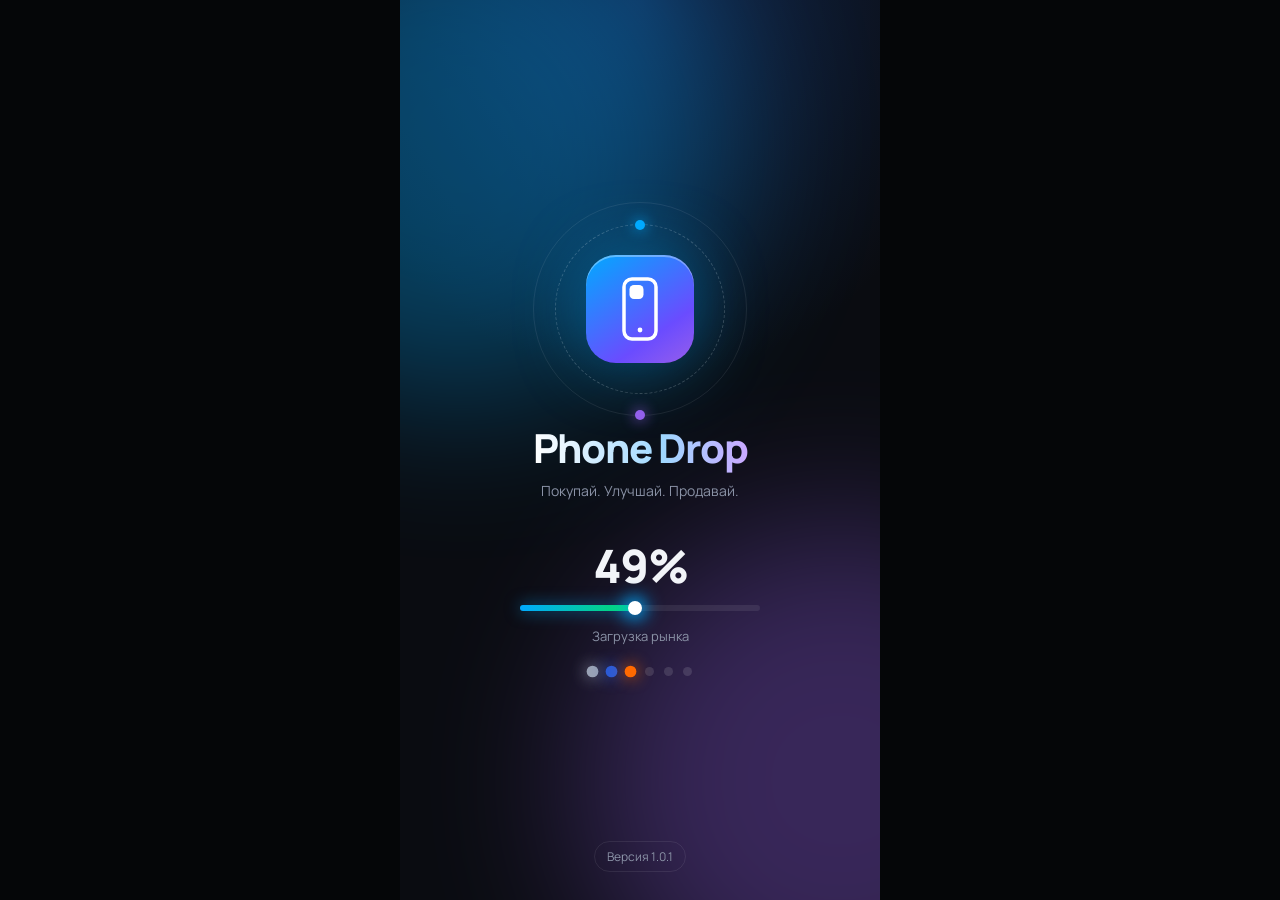
<file: Phone  dd.html>
<!doctype html><html lang="ru"><head><meta charset="utf-8"><meta name="viewport" content="width=device-width,initial-scale=1,viewport-fit=cover"><title>Phone Drop</title>
<link href="https://fonts.googleapis.com/css2?family=Manrope:wght@500;700;800&display=swap" rel="stylesheet">
<style>
:root{--bg:#0a0c11;--s1:#13161e;--s2:#1b1f2a;--s3:#252a38;--tx:#f2f4f8;--mu:#8b93a7;--b:#00aaff;--g:#04e061;--r:#ff4053;--p:#965eeb;--y:#ffc43d;color-scheme:dark;box-sizing:border-box;padding-top:env(safe-area-inset-top,0px);padding-bottom:env(safe-area-inset-bottom,0px)}
*{box-sizing:border-box;-webkit-tap-highlight-color:transparent}html,body{height:100%;margin:0;background:#050608}
body{font-family:Manrope,system-ui,-apple-system,"Segoe UI",sans-serif;color:var(--tx);display:flex;justify-content:center;overflow:hidden}
#app{position:relative;width:100%;max-width:480px;height:100%;background:var(--bg);overflow:hidden;background-image:radial-gradient(600px 300px at 80% -5%,#00aaff22,transparent),radial-gradient(500px 300px at 0% 100%,#965eeb1c,transparent)}
button{font:inherit;color:inherit;border:0;cursor:pointer;transition:transform .15s,filter .2s}button:active{transform:scale(.95)}
.btn{background:var(--b);color:#001826;font-weight:800;padding:12px 16px;border-radius:14px}.btn.g{background:var(--g);color:#032}.btn.d{background:var(--s3);color:var(--tx)}.btn.r{background:#ff405333;color:var(--r)}.btn:disabled{opacity:.4}
#ld{position:absolute;inset:0;z-index:50;background:var(--bg);display:flex;flex-direction:column;align-items:center;justify-content:center;gap:14px;transition:opacity .6s,transform .6s}
#ld.out{opacity:0;transform:scale(1.08);pointer-events:none}
.logo{width:92px;height:92px;border-radius:26px;background:linear-gradient(145deg,var(--b),var(--p));display:grid;place-items:center;font-size:44px;box-shadow:0 0 60px #00aaff55;animation:fl 2.4s ease-in-out infinite}
@keyframes fl{50%{transform:translateY(-8px) rotate(-3deg)}}
.bar{width:220px;height:6px;background:var(--s2);border-radius:9px;overflow:hidden}.bar i{display:block;height:100%;width:5%;background:linear-gradient(90deg,var(--b),var(--g));border-radius:9px;transition:width .1s}
.mu{color:var(--mu);font-size:13px}
#ld{background:radial-gradient(120% 70% at 50% 0%,#12254a,#0a0c11 60%);overflow:hidden;gap:0}
#ld:before,#ld:after{content:"";position:absolute;z-index:0;width:520px;height:520px;border-radius:50%;filter:blur(80px);opacity:.33;animation:dr 9s ease-in-out infinite alternate}
#ld:before{background:#0af;left:-200px;top:-120px}#ld:after{background:#965eeb;right:-220px;bottom:-140px;animation-delay:-4s}
@keyframes dr{to{transform:translate(70px,50px) scale(1.15)}}
.em,.ttl,.sl,.pct,.bar,.dt{position:relative;z-index:1}
.em{width:170px;height:170px;display:grid;place-items:center;margin-bottom:26px}
.or{position:absolute;inset:0;border-radius:50%;border:1.5px dashed #ffffff33;animation:rot 12s linear infinite}
.or.b{inset:-22px;border-style:solid;border-color:#ffffff14;animation-duration:20s;animation-direction:reverse}
.or i{position:absolute;top:-5px;left:50%;width:10px;height:10px;margin-left:-5px;border-radius:50%;background:var(--b);box-shadow:0 0 14px var(--b)}
.or.b i{background:var(--p);box-shadow:0 0 14px var(--p);top:auto;bottom:-5px}
.mk{position:relative;width:108px;height:108px;border-radius:30px;background:linear-gradient(145deg,#00aaff,#6a4cff 70%,#965eeb);box-shadow:0 0 70px #00aaff66,inset 0 2px 0 #ffffff55;display:grid;place-items:center;overflow:hidden;animation:fl 3s ease-in-out infinite}
.mk:after{content:"";position:absolute;inset:0;background:linear-gradient(110deg,transparent 35%,#ffffff55 50%,transparent 65%);transform:translateX(-120%);animation:sh 2.4s .4s infinite}
.mk svg{width:56px;height:64px}
.ttl{font-size:40px;font-weight:800;letter-spacing:-1.2px;background:linear-gradient(90deg,#fff,#9fd8ff 60%,#c9a8ff);-webkit-background-clip:text;background-clip:text;color:transparent}
.sl{margin-top:6px;font-size:14px;color:var(--mu)}
.pct{margin-top:34px;font-size:46px;font-weight:800;letter-spacing:-1.5px;font-variant-numeric:tabular-nums}
.bar{width:240px;height:6px;background:#ffffff14;overflow:visible;margin-top:8px}
.bar i{position:relative;box-shadow:0 0 16px #00aaff99}
.bar i:after{content:"";position:absolute;right:-4px;top:-4px;width:14px;height:14px;border-radius:50%;background:#fff;box-shadow:0 0 18px 4px #00aaff}
.dt{display:flex;gap:10px;margin-top:22px}.dt i{width:9px;height:9px;border-radius:50%;background:#ffffff1f;transition:all .3s}.dt i.on{background:var(--c);box-shadow:0 0 12px var(--c);transform:scale(1.3)}
.vr{position:absolute;z-index:1;bottom:calc(28px + env(safe-area-inset-bottom,0px));font-size:12px;color:var(--mu);padding:6px 12px;border:1px solid #ffffff14;border-radius:20px}
.pt{position:absolute;bottom:-20px;width:5px;height:5px;border-radius:50%;background:#fff;opacity:0;animation:rise 6s linear infinite}
@keyframes rise{10%{opacity:.5}to{transform:translateY(-110vh);opacity:0}}
#home{position:absolute;inset:0;padding:18px 18px 12px;display:flex;flex-direction:column;gap:16px;overflow:auto}
.top{display:flex;justify-content:space-between;align-items:center}.top b{font-size:20px;letter-spacing:-.3px}
.card{background:var(--s1);border:1px solid #ffffff10;border-radius:20px;padding:16px}
.bal{background:linear-gradient(135deg,#0b3a55,#2a1b57 70%);border:1px solid #ffffff1c;position:relative;overflow:hidden}
.bal:after{content:"";position:absolute;inset:0;background:linear-gradient(110deg,transparent 30%,#ffffff14 50%,transparent 70%);transform:translateX(-100%);animation:sh 4s infinite}
@keyframes sh{to{transform:translateX(100%)}}
.big{font-size:34px;font-weight:800;letter-spacing:-1px}
.grid{display:grid;grid-template-columns:repeat(3,1fr);gap:14px}
.ic{display:flex;flex-direction:column;align-items:center;gap:7px;background:none;font-size:12px;font-weight:700;position:relative}
.ic i{width:68px;height:68px;border-radius:20px;display:grid;place-items:center;font-size:30px;font-style:normal;box-shadow:0 10px 24px #0007,inset 0 1px 0 #ffffff33;transition:transform .25s}
.ic:hover i{transform:translateY(-3px)}
.bd{position:absolute;top:-4px;right:12px;background:var(--r);border-radius:20px;min-width:20px;padding:2px 6px;font-size:11px;font-weight:800}
.chip{background:var(--s2);border-radius:20px;padding:8px 13px;font-size:13px;font-weight:700;white-space:nowrap}.chip.on{background:var(--b);color:#001826}
#ov{position:absolute;inset:0;z-index:20;background:var(--bg);display:flex;flex-direction:column;transform:translateY(100%) scale(.96);opacity:0;transition:transform .45s cubic-bezier(.2,.9,.2,1),opacity .3s;pointer-events:none}
#ov.open{transform:none;opacity:1;pointer-events:auto}
.hd{display:flex;align-items:center;gap:10px;padding:14px 16px;border-bottom:1px solid #ffffff0d}.hd b{flex:1;font-size:18px}.hd .m{font-size:13px;color:var(--g);font-weight:800}
#ovb{flex:1;overflow:auto;padding:14px 16px 24px;display:flex;flex-direction:column;gap:12px}
.in>*{animation:up .5s cubic-bezier(.2,.9,.2,1) both}@keyframes up{from{opacity:0;transform:translateY(18px)}}
.mg{display:grid;grid-template-columns:1fr 1fr;gap:12px}
.ph{width:100%;aspect-ratio:1/.85;border-radius:16px;background:radial-gradient(circle at 30% 20%,color-mix(in srgb,var(--c) 45%,#222),#0f121a);display:grid;place-items:center}
.ph svg{width:100%;height:100%;display:block}

.ph.on svg{filter:drop-shadow(0 0 7px color-mix(in srgb,var(--c) 70%,transparent))}
.lc{padding:8px;border-radius:18px;background:var(--s1);border:1px solid #ffffff0d;text-align:left;display:flex;flex-direction:column;gap:5px;cursor:pointer}
.pr{font-weight:800;font-size:17px}.tg{font-size:11px;font-weight:800;padding:3px 8px;border-radius:8px;background:#04e06122;color:var(--g);width:fit-content}.tg.w{background:#ffc43d22;color:var(--y)}
.row{display:flex;gap:10px;align-items:center}.row>.ph{width:72px;flex:none}.fx{flex:1;min-width:0}
.sc{display:flex;gap:8px;overflow:auto;padding-bottom:2px}
.ch{display:flex;gap:12px;align-items:center;padding:12px;background:var(--s1);border-radius:16px;cursor:pointer;position:relative}
.av{width:42px;height:42px;border-radius:50%;background:linear-gradient(135deg,var(--p),var(--b));display:grid;place-items:center;font-weight:800;flex:none}
.msgs{display:flex;flex-direction:column;gap:8px;flex:1}.bu{max-width:80%;padding:10px 13px;border-radius:16px;font-size:14px;line-height:1.35;animation:up .3s both}
.bu.them{background:var(--s2);border-bottom-left-radius:4px}.bu.me{background:var(--b);color:#001826;align-self:flex-end;border-bottom-right-radius:4px;font-weight:700}.bu.sys{align-self:center;background:none;color:var(--mu);font-size:12px}
.dots{display:inline-flex;gap:3px}.dots i{width:6px;height:6px;border-radius:50%;background:var(--mu);animation:dt 1s infinite}.dots i:nth-child(2){animation-delay:.15s}.dots i:nth-child(3){animation-delay:.3s}@keyframes dt{50%{transform:translateY(-4px)}}
#md{position:absolute;inset:0;z-index:40;background:#000a;display:flex;align-items:flex-end;opacity:0;pointer-events:none;transition:opacity .25s;backdrop-filter:blur(6px)}
#md.open{opacity:1;pointer-events:auto}#mb{width:100%;background:var(--s1);border-radius:26px 26px 0 0;padding:20px 18px calc(22px + env(safe-area-inset-bottom,0px));transform:translateY(100%);transition:transform .4s cubic-bezier(.2,.9,.2,1);display:flex;flex-direction:column;gap:12px;max-height:90%;overflow:auto}#md.open #mb{transform:none}
.ring{width:130px;height:130px;border-radius:50%;margin:6px auto;display:grid;place-items:center;font-size:30px;font-weight:800;background:conic-gradient(var(--b) calc(var(--p)*1%),var(--s3) 0);position:relative}
.ring:before{content:"";position:absolute;inset:9px;border-radius:50%;background:var(--s1)}.ring span{position:relative}
.ring.spin{animation:rot 1s linear infinite}@keyframes rot{to{transform:rotate(360deg)}}
.pg{height:8px;background:var(--s3);border-radius:9px;overflow:hidden}.pg i{display:block;height:100%;background:linear-gradient(90deg,var(--p),var(--b));width:0}
#tt{position:absolute;left:50%;top:calc(14px + env(safe-area-inset-top,0px));transform:translate(-50%,-90px);z-index:60;background:#232838;border:1px solid #ffffff22;padding:11px 16px;border-radius:14px;font-weight:700;font-size:14px;transition:transform .4s cubic-bezier(.2,.9,.2,1);max-width:92%;text-align:center}#tt.s{transform:translate(-50%,0)}
.tr{height:90px;position:relative;border-radius:16px;background:var(--s2);overflow:hidden;margin:6px 0}.tr b{position:absolute;top:22px;left:-50px;font-size:40px;animation:mv 1.8s ease-in-out forwards}@keyframes mv{to{left:calc(100% + 10px)}}
.tr:after{content:"";position:absolute;left:0;right:0;bottom:22px;border-top:2px dashed #ffffff2a}
.spin{animation:rot 1s linear infinite}
.osw{display:flex;flex-direction:column;align-items:center;gap:10px;padding-top:4px}
.os{position:relative;width:min(300px,76vw);aspect-ratio:9/19;border-radius:15%/7%;background:#050608;border:5px solid var(--c);box-shadow:0 0 0 2px #000,0 30px 60px #000b,0 0 40px color-mix(in srgb,var(--c) 40%,transparent);padding:4px}
.scr{position:relative;width:100%;height:100%;border-radius:13%/6.2%;overflow:hidden;touch-action:none;user-select:none;color:#fff}
.sb{position:absolute;top:2.5%;left:7%;right:7%;display:flex;justify-content:space-between;font-size:11px;font-weight:800;z-index:3}
.cut{position:absolute;top:1.8%;left:50%;transform:translateX(-50%);background:#000;z-index:4}.cut.i{width:28%;height:2.8%;border-radius:20px}.cut.n{width:44%;height:3.6%;border-radius:0 0 16px 16px;top:0}.cut.p{width:3.4%;aspect-ratio:1;border-radius:50%}
.pgx{position:absolute;inset:0;animation:up .45s cubic-bezier(.2,.9,.2,1) both}
.lk{display:flex;flex-direction:column;align-items:center;padding-top:20%}.lk .tm{font-size:64px;font-weight:800;letter-spacing:-3px;line-height:1.1}.lk .nt{margin-top:26px;background:#ffffff26;backdrop-filter:blur(10px);border-radius:16px;padding:10px 14px;font-size:12px;width:80%}
.swh{position:absolute;bottom:6%;left:0;right:0;text-align:center;font-size:12px;opacity:.85;animation:bob 1.6s ease-in-out infinite}@keyframes bob{50%{transform:translateY(-8px)}}
.oa{display:flex;flex-direction:column;align-items:center;gap:5px;background:none;font-size:10px;font-weight:700}.oa i{width:48px;height:48px;border-radius:14px;display:grid;place-items:center;font-style:normal;font-size:22px;box-shadow:0 6px 14px #0006}
.og{display:grid;grid-template-columns:repeat(4,1fr);gap:16px 4px;padding:18% 6% 0}.dk{position:absolute;bottom:5%;left:6%;right:6%;display:flex;justify-content:space-around;background:#ffffff26;backdrop-filter:blur(14px);border-radius:24px;padding:10px 4px}
.hb{position:absolute;bottom:1.6%;left:34%;right:34%;height:4px;border-radius:4px;background:#fff;opacity:.8;z-index:5;cursor:pointer}
.ap{background:#0c0e14f2;padding:15% 6% 8%;display:flex;flex-direction:column;gap:10px;overflow:auto}
.sws{display:grid;grid-template-columns:repeat(4,1fr);gap:8px}.sws button{aspect-ratio:1;border-radius:12px;border:2px solid #ffffff22}.sws button.on{border-color:#fff}
@media(prefers-reduced-motion:reduce){*{animation-duration:.01s!important;transition-duration:.01s!important}}
</style></head><body>
<div id="app">
<div id="ld"><i class="pt" style="left:8%;animation-delay:-1s"></i><i class="pt" style="left:22%;animation-delay:-3.5s;animation-duration:7s"></i><i class="pt" style="left:37%;animation-delay:-5s"></i><i class="pt" style="left:51%;animation-delay:-2s;animation-duration:8s"></i><i class="pt" style="left:66%;animation-delay:-4.2s"></i><i class="pt" style="left:80%;animation-delay:-.5s;animation-duration:7s"></i><i class="pt" style="left:92%;animation-delay:-3s"></i><div class="em"><div class="or"><i></i></div><div class="or b"><i></i></div><div class="mk"><svg viewBox="0 0 56 64"><rect x="12" y="2" width="32" height="60" rx="8" fill="none" stroke="#fff" stroke-width="3.5"/><rect x="17.5" y="8" width="14" height="14" rx="4.5" fill="#fff"/><circle cx="28" cy="53" r="2.4" fill="#fff"/></svg></div></div><div class="ttl">Phone Drop</div><div class="sl">Покупай. Улучшай. Продавай.</div><div class="pct" id="pc">5%</div><div class="bar"><i id="pb"></i></div><div class="mu" id="ph" style="margin-top:16px;position:relative;z-index:1">Запуск ядра</div><div class="dt"><i style="--c:#9aa3b5"></i><i style="--c:#2b5bd7"></i><i style="--c:#ff6a00"></i><i style="--c:#f5c400"></i><i style="--c:#e11d48"></i><i style="--c:#34a853"></i></div><div class="vr">Версия 1.0.1</div></div>
<div id="home"></div>
<div id="ov"><div class="hd"><button class="chip" onclick="A.back()">‹ Назад</button><b id="ot"></b><span class="m" id="om"></span></div><div id="ovb"></div></div>
<div id="md" onclick="if(event.target===this)closeM()"><div id="mb"></div></div>
<div id="tt"></div>
</div>
<script>
const $=s=>document.querySelector(s),rnd=(a,b)=>a+Math.random()*(b-a),ri=(a,b)=>Math.floor(rnd(a,b+1)),pick=a=>a[ri(0,a.length-1)],r100=n=>Math.round(n/100)*100;
const rub=n=>Math.round(n).toLocaleString('ru-RU').replace(/\u00a0/g,' ')+' ₽';
const TG=window.Telegram&&Telegram.WebApp;try{TG&&(TG.ready(),TG.expand(),TG.setHeaderColor&&TG.setHeaderColor('#0a0c11'))}catch(e){}
const hp=()=>{try{S.cfg.hap&&TG&&TG.HapticFeedback.impactOccurred('light')}catch(e){}};
const PH=[['Apple','iPhone 11',22000,540000],['Apple','iPhone 13',42000,790000],['Apple','iPhone 14 Pro',75000,950000],['Apple','iPhone 15 Pro',98000,1450000],['Samsung','Galaxy A54',24000,560000],['Samsung','Galaxy S22',38000,1000000],['Samsung','Galaxy S24 Ultra',90000,1700000],['Xiaomi','Xiaomi 13T',32000,1050000],['Xiaomi','Xiaomi 14',52000,1900000],['POCO','POCO X5 Pro',17000,580000],['POCO','POCO F5',24000,1050000],['POCO','POCO F6',30000,1550000],['Redmi','Redmi Note 12',13000,420000],['Redmi','Redmi Note 13 Pro',20000,560000],['Google','Pixel 7',28000,750000],['OnePlus','OnePlus 11',40000,1250000],['Nothing','Nothing Phone 2',32000,700000],['Realme','Realme GT Neo 5',21000,900000],['Vivo','Vivo X300 Ultra',92000,3900000],['Google','Pixel 11 Pro XL',88000,2300000],['Xiaomi','Xiaomi 17 Pro Max',85000,3800000],['Apple','iPhone Duo',95000,2800000],['Apple','iPhone 18 Pro Max',128000,3300000],['OnePlus','OnePlus 15',62000,3700000],['Samsung','Galaxy S24',42000,1600000],['OnePlus','OnePlus 6T',6500,310000],['Tecno','Tecno Pova 7 Ultra 5G',21000,950000],['POCO','POCO X8 Pro Max',34000,2600000],['iQOO','iQOO Neo 11',36000,3300000],['iQOO','iQOO 15R',41000,3500000],['Samsung','Galaxy S10+',8500,440000],['OPPO','OPPO Find X9 Ultra',88000,3900000],['Huawei','Huawei Pura 80',68000,1700000],['RedMagic','RedMagic 10 Pro',54000,3600000],['Xiaomi','Mi 10 Ultra',14000,650000],['Apple','iPhone 7 Plus',9000,230000]];const RARE=[21,34,35];
const COL={Apple:'#9aa3b5',Samsung:'#2b5bd7',Xiaomi:'#ff6a00',POCO:'#f5c400',Redmi:'#e11d48',Google:'#34a853',OnePlus:'#e0213a',Nothing:'#d8dbe2',Realme:'#e8c200'};
const CT={'Москва':{x:55.75,y:37.62,m:1.08},'Санкт-Петербург':{x:59.93,y:30.33,m:1.04},'Казань':{x:55.79,y:49.12,m:.97},'Екатеринбург':{x:56.84,y:60.6,m:.95},'Новосибирск':{x:55.03,y:82.92,m:.9},'Сочи':{x:43.6,y:39.72,m:1}};
const BB={'Москва':{Apple:1.06},'Сочи':{Apple:1.05},'Новосибирск':{Xiaomi:1.1,POCO:1.1,Redmi:1.1},'Казань':{Samsung:1.07},'Екатеринбург':{Google:1.08,OnePlus:1.08},'Санкт-Петербург':{Nothing:1.08,Apple:1.02}};
const CK=Object.keys(CT),NM=['Алексей','Дмитрий','Марина','Ирина','Сергей','Олег','Анна','Павел','Катя','Игорь','Тимур','Вика'];
const TR={bus:{n:'Автобус',e:'🚌',r:2.4,b:200,sp:650},train:{n:'Поезд',e:'🚆',r:3.8,b:500,sp:1000},plane:{n:'Самолёт',e:'✈️',r:7,b:2500,sp:99999}};
const KEY='phonedrop_v1';let S,cur=null,arg=null,F='Все',TY=null;
const fresh=()=>({v:1,cfg:{wp:0,ac:'#00aaff',hap:1,sure:0,free:0},money:35000,day:1,city:'Москва',uid:1,inv:[],lst:{},chats:[],hist:[],deals:0,profit:0,pts:0});
try{S=JSON.parse(localStorage.getItem(KEY))}catch(e){}if(!S||!S.v)S=fresh();S.cfg=Object.assign({wp:0,ac:'#00aaff',hap:1,sure:0,free:0},S.cfg||{});
const save=()=>{try{localStorage.setItem(KEY,JSON.stringify(S))}catch(e){}};
const cm=(c,b)=>CT[c].m*((BB[c]||{})[b]||1);
const val=(p,c=S.city)=>{const P=PH[p.m];return r100(P[2]*(.45+.55*p.c/100)*(1+.12*p.u)*(p.v?1.04:1)*cm(c,P[0])*(RARE.includes(p.m)?2.2:1))};
const cond=c=>c>=90?'Как новый':c>=75?'Хорошее':c>=55?'Б/у':'Нужен ремонт';
const DS=[['sq2','#b9dfc9','#86bfa3','n',''],['diag2','#e9aab8','#c47b8c','n',''],['tri','#54456e','#2a2140','i',''],['tri','#9a948b','#5d5953','i',''],['col3','#c8b9ee','#9a88d2','p',''],['col3c','#3e5f4d','#20382c','p',''],['col4','#7d7d82','#3d3d41','p',''],['ring','#93b5d6','#5b82ac','p',''],['bigsq','#ececef','#c3c6cd','p',''],['col2','#f4c500','#c79a00','p',''],['sq3','#2d3350','#12152a','p',''],['sq3','#aeb8c2','#7d8893','p',''],['col3','#6eaadb','#3f7aae','p',''],['sq3','#8062ad','#4d3776','p',''],['bar','#30343a','#15171b','p',''],['ring','#33665a','#173a30','p',''],['nt','#f2f2f2','#cfd0d3','p',''],['sq3','#f6a300','#262626','p','s'],['ring','#4a3f38','#1c1815','p',''],['bar','#cfd9d4','#9eb0a8','p',''],['bigsq','#2f3b4c','#11151d','p',''],['tri','#c9cacf','#8f9199','i','f'],['bar','#dc7b3a','#a24f1c','i',''],['sq3','#2b3442','#10141b','p',''],['col3','#b9a7d8','#8f7bb8','p',''],['col2','#1d1e22','#0a0a0c','n',''],['col3','#1f4a3f','#0d1f1b','p',''],['sq3','#27292e','#0f1013','p',''],['sq3','#f4f4f6','#c9cad1','p','s'],['sq3','#7c2e55','#3c1429','p',''],['h3','#e7e9ef','#b8a6da','p',''],['ring','#6b5744','#2e231a','p',''],['ring','#f1ede4','#cdbfa6','p',''],['nt','#1b1316','#08050a','p',''],['bigsq','#e8e3d6','#a89e86','p',''],['h2','#17181b','#050506','h','']];
let AN=0;
const lz=(x,y,r,ms)=>`<circle cx="${x}" cy="${y}" r="${r}" fill="#07080b" stroke="${ms}" stroke-width="1.1"/><circle cx="${x}" cy="${y}" r="${r*.58}" fill="#18264a"/><circle cx="${x}" cy="${y}" r="${r*.3}" fill="#0a0f1e"/><circle cx="${x-r*.28}" cy="${y-r*.28}" r="${r*.17}" fill="#fff" opacity=".75"/>`;
function art(m,on,c=100){const [lay,c1,c2,cut,fl]=DS[m],n=++AN,br=PH[m][0],w=38,h=84,ms=br=='Apple'?'#767a82':'#a9afb9';
const back=(x,y)=>{const L=(a,b,r)=>lz(x+a,y+b,r,ms),F=(a,b)=>`<circle cx="${x+a}" cy="${y+b}" r="1.4" fill="#ffe6a0"/>`,I=(a,b,ww,hh,r)=>`<rect x="${x+a}" y="${y+b}" width="${ww}" height="${hh}" rx="${r}" fill="#fff" fill-opacity=".14" stroke="#fff" stroke-opacity=".28" stroke-width=".5"/>`;let k='';
if(fl=='f')k+=`<rect x="${x+18.6}" y="${y}" width=".8" height="${h}" fill="#000" opacity=".35"/>`;if(fl=='s')k+=`<rect x="${x+15.5}" y="${y}" width="7" height="${h}" fill="#141414"/><rect x="${x+18.7}" y="${y}" width=".6" height="${h}" fill="#fff" opacity=".6"/>`;
switch(lay){
case'sq2':k+=I(3,3,19,20,5)+L(9,9.5,4.2)+L(9,17.5,4.2)+F(17,7);break;
case'diag2':k+=I(3,3,20,20,5)+L(8.5,8.5,4.2)+L(16,16,4.2)+F(17,7);break;
case'tri':k+=I(3,3,22,23,5.5)+L(9,9,4)+L(9,17,4)+L(17,13,4)+F(17,21);break;
case'col3':k+=L(9,9,3.8)+L(9,18,3.8)+L(9,27,3.8)+F(16,9);break;
case'col3c':k+=I(4,4,12.5,30,6.25)+L(10.2,10.5,3.6)+L(10.2,19.5,3.6)+L(10.2,28.5,3.6)+F(19,10);break;
case'col4':k+=L(9,9,3.8)+L(9,17.5,3.8)+L(9,26,3.8)+L(9,34.5,3.8)+L(18,13,2)+L(18,22,2);break;
case'ring':k+=`<circle cx="${x+13.5}" cy="${y+13.5}" r="12.5" fill="#000" fill-opacity=".4" stroke="${ms}" stroke-width="1.6"/>`+L(9.5,9.5,3.6)+L(9.5,18,3.6)+L(18,13.8,3.6);break;
case'bigsq':k+=I(3,3,28,28,7)+L(18,18,8)+L(9,9,3)+L(25,9,3);break;
case'sq3':k+=I(3,3,23,21,5.5)+L(9,9,3.6)+L(18,9,3.6)+L(13.5,18,3.6)+F(21,18);break;
case'h3':k+=L(11,10,3.6)+L(19,10,3.6)+L(27,10,3.6)+F(19,17);break;case'h2':k+=L(10,9,3.8)+L(19,9,3.8)+F(27,8);break;case'col2':k+=L(9.5,9.5,4.4)+L(9.5,19,4.4)+F(17,9.5);break;
case'bar':k+=`<rect x="${x}" y="${y+14}" width="${w}" height="11" fill="#0b0c0f"/><rect x="${x}" y="${y+14}" width="${w}" height="1.1" fill="${ms}" opacity=".7"/>`+L(10,19.5,3.8)+L(19,19.5,3.8)+F(28,19.5);break;
default:k+=`<circle cx="${x+19}" cy="${y+46}" r="10" fill="none" stroke="#000" stroke-opacity=".2" stroke-width=".8"/><path d="M${x+8} ${y+64}h22M${x+8} ${y+68}h14M${x+19} ${y+36}v-8" stroke="#000" stroke-opacity=".25" stroke-width=".7"/><circle cx="${x+30}" cy="${y+76}" r="1.2" fill="#ff3b30"/>`+L(9,9,3.8)+L(9,18,3.8)}
k+=br=='Apple'?`<circle cx="${x+19}" cy="${y+48}" r="3.4" fill="#fff" fill-opacity=".55"/><ellipse cx="${x+20.5}" cy="${y+43.8}" rx="1.3" ry=".6" fill="#fff" fill-opacity=".55"/>`:`<text x="${x+19}" y="${y+h-8}" text-anchor="middle" font-size="3.6" font-weight="800" fill="#fff" fill-opacity=".55">${br.toUpperCase()}</text>`;
const sc=c<75?Math.min(5,Math.ceil((75-c)/8)):0;for(let i=0;i<sc;i++)k+=`<path d="M${x+6+i*5} ${y+34+(i*13)%34}l${6+i} ${-4-i}" stroke="#fff" stroke-opacity=".35" stroke-width=".35"/>`;
return `<g transform="rotate(-4 ${x+19} ${y+42})"><rect x="${x+w-.2}" y="${y+20}" width="1.4" height="9" rx=".6" fill="${c2}"/><rect x="${x-1.2}" y="${y+18}" width="1.4" height="6" rx=".6" fill="${c2}"/><rect x="${x-1.2}" y="${y+26}" width="1.4" height="6" rx=".6" fill="${c2}"/><rect x="${x}" y="${y}" width="${w}" height="${h}" rx="7" fill="url(#g${n})" stroke="#fff" stroke-opacity=".3" stroke-width=".7"/>${k}<rect x="${x}" y="${y}" width="${w}" height="${h}" rx="7" fill="url(#s${n})"/></g>`};
const front=(x,y)=>{const sx=x+1.8,sy=y+1.8,sw=w-3.6,sh=h-3.6;let k=`<rect x="${x}" y="${y}" width="${w}" height="${h}" rx="7" fill="#0a0b0f" stroke="${c1}" stroke-width="1"/><rect x="${sx}" y="${sy}" width="${sw}" height="${sh}" rx="5.3" fill="${on?`url(#w${n})`:'#06070a'}"/>`;
if(on)k+=`<text x="${x+19}" y="${y+27}" text-anchor="middle" font-size="10" font-weight="800" fill="#fff">9:41</text><text x="${x+19}" y="${y+32}" text-anchor="middle" font-size="2.6" fill="#fff" fill-opacity=".8">Вт, 4 ноября</text><rect x="${x+14}" y="${y+h-5}" width="10" height=".9" rx=".45" fill="#fff" fill-opacity=".7"/>`;else k+=`<path d="M${sx} ${sy}h${sw*.6}L${sx} ${sy+sh*.45}Z" fill="#fff" fill-opacity=".07"/>`;
k+=cut=='h'?`<circle cx="${x+19}" cy="${y+h-5.5}" r="2.6" fill="none" stroke="#555" stroke-width=".6"/>`:cut=='n'?`<rect x="${x+12}" y="${y+1.8}" width="14" height="3.8" rx="1.9" fill="#000"/>`:cut=='i'?`<rect x="${x+14}" y="${y+4}" width="10" height="3" rx="1.5" fill="#000"/>`:`<circle cx="${x+19}" cy="${y+5}" r="1.3" fill="#000"/>`;
if(fl=='f')k+=`<rect x="${x+18.6}" y="${y+2}" width=".8" height="${h-4}" fill="#fff" opacity=".18"/>`;if(c<50)k+=`<path d="M${x+w-4} ${y+2}L${x+25} ${y+20}L${x+30} ${y+32}M${x+25} ${y+20}L${x+14} ${y+27}L${x+10} ${y+40}" stroke="#fff" stroke-opacity=".6" stroke-width=".4" fill="none"/>`;
return `<g transform="rotate(3 ${x+19} ${y+42})">${k}</g>`};
return `<div class="ph ${on?'on':''}" style="--c:${c1}"><svg viewBox="0 0 118 100"><defs><linearGradient id="g${n}" x1="0" y1="0" x2="1" y2="1"><stop offset="0" stop-color="${c1}"/><stop offset="1" stop-color="${c2}"/></linearGradient><linearGradient id="s${n}" x1="0" y1="0" x2="1" y2="1"><stop offset="0" stop-color="#fff" stop-opacity=".3"/><stop offset=".45" stop-color="#fff" stop-opacity="0"/><stop offset="1" stop-color="#fff" stop-opacity=".1"/></linearGradient><linearGradient id="w${n}" x1="0" y1="0" x2=".6" y2="1"><stop offset="0" stop-color="${c1}"/><stop offset=".6" stop-color="${c2}"/><stop offset="1" stop-color="#0a0c14"/></linearGradient></defs><ellipse cx="59" cy="95" rx="42" ry="3" fill="#000" opacity=".45"/>${front(64,8)}${back(14,8)}</svg></div>`}
const toast=t=>{const e=$('#tt');e.textContent=t;e.classList.add('s');clearTimeout(toast.t);toast.t=setTimeout(()=>e.classList.remove('s'),2400)};
const showM=h=>{$('#mb').innerHTML=h;$('#md').classList.add('open')},closeM=()=>$('#md').classList.remove('open');
function pay(a,d){S.money+=a;S.hist.unshift({t:d,a,d:S.day});S.hist.length=Math.min(S.hist.length,40);save();hp()}
function gen(city){const a=[];for(let i=0;i<12;i++){let m=ri(0,PH.length-1);if(RARE.includes(m)&&Math.random()>.12)m=ri(0,17);const c=ri(40,99),v=val({m,c,u:0,v:0},city),price=r100(v*rnd(.82,1.22));a.push({id:S.uid++,m,c,price,floor:Math.min(price,r100(v*rnd(.72,.92))),sel:pick(NM),rt:(rnd(3.8,5)).toFixed(1),bt:ri(70,100),tm:ri(8,21)+':'+String(ri(0,59)).padStart(2,'0'),city})}S.lst[city]={d:S.day,a};save()}
const lst=()=>{if(!S.lst[S.city]||S.lst[S.city].d!==S.day)gen(S.city);return S.lst[S.city].a};
const unread=()=>S.chats.filter(c=>c.u).length;
const nw=()=>S.money+S.inv.reduce((s,p)=>s+val(p),0);
/* ---------- HOME ---------- */
const APPS=[['market','Market','🛒','linear-gradient(145deg,#00aaff,#0066ff)'],['msg','Messenger','💬','linear-gradient(145deg,#04e061,#00a843)'],['up','Upgrade','⚡','linear-gradient(145deg,#965eeb,#5b2fd1)'],['trv','Travel','🧳','linear-gradient(145deg,#ffb347,#ff7a00)'],['wal','Wallet','💳','linear-gradient(145deg,#2f3647,#161a24)'],['inv','Inventory','📦','linear-gradient(145deg,#ff6b81,#e0213a)'],['bm','TYNTYTY','🚀','linear-gradient(145deg,#1fe5d0,#0a7cff)'],['set','Настройки','⚙','linear-gradient(145deg,#6b7280,#374151)']];
function home(){applyCfg();const u=unread();$('#home').innerHTML=`<div class="top"><b>Phone Drop</b><button class="chip" id="upd" onclick="A.upd()">⟳ Обновления</button></div>
<div class="card bal"><div class="mu">Баланс</div><div class="big" id="bal">${rub(S.money)}</div><div class="row" style="justify-content:space-between;margin-top:6px"><span class="mu">📍 ${S.city} · день ${S.day}</span><span class="mu">Капитал ${rub(nw())}</span></div></div>
<div class="grid">${APPS.map(a=>`<button class="ic" onclick="A.open('${a[0]}')"><i style="background:${a[3]}">${a[2]}</i>${a[1]}${a[0]=='msg'&&u?`<span class="bd">${u}</span>`:''}</button>`).join('')}</div>
<div class="card mu" style="font-size:13px;line-height:1.5">Покупайте телефоны дешевле рынка, улучшайте в Upgrade, проверяйте в TYNTYTY Benchmark и продавайте дороже. В других городах цены другие.</div>
<div class="mu" style="text-align:center;margin-top:auto">Phone Drop · версия 1.0.1</div>`}
let bt=0;function tween(a,b){const e=$('#bal');if(!e)return;const t0=performance.now();const f=t=>{const k=Math.min(1,(t-t0)/600);e.textContent=rub(a+(b-a)*(1-Math.pow(1-k,3)));k<1&&requestAnimationFrame(f)};requestAnimationFrame(f)}
/* ---------- NAV ---------- */
const T={market:'Market',msg:'Messenger',up:'Upgrade',trv:'Travel',wal:'Wallet',inv:'Inventory',bm:'TYNTYTY Benchmark',os:'Телефон',set:'Настройки',adm:'Админ-панель'};
function R(anim){if(!cur)return;$('#ot').textContent=cur=='chat'?arg.name||'Чат':T[cur];$('#om').textContent=rub(S.money);const b=$('#ovb');b.innerHTML=V[cur]();if(anim){b.classList.add('in');let s='';for(let i=1;i<14;i++)s+='';b.querySelectorAll(':scope>*').forEach((e,i)=>e.style.animationDelay=i*45+'ms');setTimeout(()=>b.classList.remove('in'),900)}}
const A={
open(a,x){cur=a;arg=x||null;if(a=='msg')cur='msg';R(1);$('#ov').classList.add('open');hp()},
back(){if(cur=='chat'){cur='msg';R();return}if(cur=='os'){cur='inv';R(1);return}if(cur=='adm'){cur='set';R();return}cur=null;$('#ov').classList.remove('open');home()},
upd(){const b=$('#upd');b.innerHTML='<span class="spin" style="display:inline-block">⟳</span> Проверка…';setTimeout(()=>{b.innerHTML='✓ Актуально';showM(`<b style="font-size:20px">Phone Drop 1.0.1</b><div class="mu">У вас установлена последняя версия.</div><div>• Маркетплейс, торг и встречи<br>• Поезда, автобусы и самолёты<br>• Upgrade с шансами<br>• TYNTYTY Benchmark<br>• 18 новых телефонов и редкие лоты<br>• Телефон со свайпом, приложениями и обоями<br>• Настройки и админ-панель</div><button class="btn" onclick="closeM()">Отлично</button>`);setTimeout(()=>b.innerHTML='⟳ Обновления',2500)},1400)},
flt(f){F=f;R()},
card(id){const l=lst().find(x=>x.id==id);if(!l)return;const v=val({m:l.m,c:l.c,u:0,v:0}),d=Math.round((1-l.price/v)*100);
showM(`${art(l.m,0,l.c)}<div class="pr" style="font-size:24px">${rub(l.price)}</div><b>${PH[l.m][1]}</b><div class="mu">Состояние ${l.c}% · ${cond(l.c)}<br>Продавец ${l.sel} ★${l.rt} · ${l.city}</div>${d>=8?`<span class="tg">Выгоднее рынка на ${d}%</span>`:d<=-8?`<span class="tg w">Дороже рынка на ${-d}%</span>`:''}
<div class="row"><button class="btn g fx" onclick="A.buy(${l.id})">Купить сразу</button><button class="btn d fx" onclick="A.haggle(${l.id})">Торговаться</button></div>`)},
buy(id){const l=lst().find(x=>x.id==id);if(!l)return;if(S.money<l.price)return toast('Не хватает денег');acq(l,l.price);closeM();R();toast('Куплено: '+PH[l.m][1])},
haggle(id){const l=lst().find(x=>x.id==id);let c=S.chats.find(x=>x.t=='b'&&x.l.id==id);if(!c){c={id:S.uid++,t:'b',name:l.sel,l,st:'open',tries:0,price:0,counter:0,u:0,msgs:[{w:'them',t:`Здравствуйте! ${PH[l.m][1]} в наличии, цена ${rub(l.price)}.`}]};S.chats.unshift(c);save()}closeM();A.openChat(c.id)},
openChat(id){const c=S.chats.find(x=>x.id==id);c.u=0;save();cur='chat';arg=c;$('#ov').classList.add('open');R(1)},
offer(id,k){const c=S.chats.find(x=>x.id==id);if(c.st!='open'||TY)return;const o=r100(c.l.price*(1-k));c.msgs.push({w:'me',t:`Отдадите за ${rub(o)}?`});TY=id;R();setTimeout(()=>{TY=null;bargain(c,o);save();if(cur=='chat'&&arg.id==id)R()},900+Math.random()*500)},
acc(id){const c=S.chats.find(x=>x.id==id);c.price=c.counter||c.l.price;c.st='agreed';c.msgs.push({w:'me',t:`Беру за ${rub(c.price)}.`},{w:'them',t:'Хорошо, жду на встрече.'});save();R()},
meet(id){const c=S.chats.find(x=>x.id==id);if(S.city!=c.l.city)return toast('Вы в другом городе: '+c.l.city);if(S.money<c.price)return toast('Не хватает денег');
showM(`<b style="font-size:19px">Едете на встречу…</b><div class="tr"><b>🚶</b></div><div class="mu">Осмотр телефона</div>`);setTimeout(()=>{const x=Math.random();
if(x<.68){acq(c.l,c.price);c.st='done';c.msgs.push({w:'sys',t:'Сделка завершена'});closeM();toast('Телефон ваш');save();R()}
else if(x<.88){const dc=ri(12,25),nc=Math.max(15,c.l.c-dc),np=r100(c.price*.88);c.l.c=nc;showM(`<b style="font-size:19px">Найден дефект</b><div>Состояние упало до ${nc}%: царапины и сколы. Продавец уступает до ${rub(np)}.</div><div class="row"><button class="btn g fx" onclick="A.defOk(${id},${np})">Забрать</button><button class="btn d fx" onclick="A.defNo(${id})">Уйти</button></div>`)}
else{c.st='closed';c.msgs.push({w:'sys',t:'Продавец не пришёл'});closeM();toast('Продавец не пришёл');save();R()}},1500)},
defOk(id,np){const c=S.chats.find(x=>x.id==id);if(S.money<np)return toast('Не хватает денег');acq(c.l,np);c.st='done';c.msgs.push({w:'sys',t:'Сделка завершена со скидкой'});closeM();save();R()},
defNo(id){const c=S.chats.find(x=>x.id==id);c.st='closed';c.msgs.push({w:'sys',t:'Вы отказались от сделки'});closeM();save();R()},
sell(uid){const p=S.inv.find(x=>x.id==uid);if(S.chats.some(c=>c.t=='s'&&c.it==uid&&c.st=='open'))return toast('Покупатели уже написали');for(let i=0;i<3;i++){const pr=r100(val(p)*rnd(.78,1.06));S.chats.unshift({id:S.uid++,t:'s',name:pick(NM),it:uid,price:pr,st:'open',asked:0,u:1,msgs:[{w:'them',t:`Здравствуйте! Заберу ${PH[p.m][1]} за ${rub(pr)}. Актуально?`}]})}save();toast('Пришли 3 предложения в Messenger');R()},
ok(id){const c=S.chats.find(x=>x.id==id),p=S.inv.find(x=>x.id==c.it);if(!p){c.st='closed';save();return R()}pay(c.price,'Продажа: '+PH[p.m][1]);S.profit+=c.price-p.cost;S.deals++;S.inv=S.inv.filter(x=>x!=p);S.chats.forEach(x=>{if(x.t=='s'&&x.it==c.it)x.st=x.id==id?'done':'closed'});c.msgs.push({w:'sys',t:'Продано'});save();toast('Продано за '+rub(c.price));R()},
more(id){const c=S.chats.find(x=>x.id==id);if(c.asked)return toast('Покупатель уже ответил');c.asked=1;c.msgs.push({w:'me',t:'Давайте на 5% дороже?'});if(Math.random()<.5){c.price=r100(c.price*1.05);c.msgs.push({w:'them',t:`Ладно, давайте за ${rub(c.price)}.`})}else c.msgs.push({w:'them',t:`Нет, только за ${rub(c.price)}.`});save();R()},
no(id){const c=S.chats.find(x=>x.id==id);c.st='closed';c.msgs.push({w:'sys',t:'Вы отклонили предложение'});save();R()},
quick(uid){const p=S.inv.find(x=>x.id==uid),v=r100(val(p)*.72);pay(v,'Скупка: '+PH[p.m][1]);S.profit+=v-p.cost;S.deals++;S.inv=S.inv.filter(x=>x!=p);save();toast('Скупка: '+rub(v));R()},
pw(uid){const p=S.inv.find(x=>x.id==uid);if(p.on){p.on=0;save();return R()}if(p.c<35&&Math.random()<.4)return toast('Не включается. Нужен ремонт');showM(`<b style="font-size:19px">Включение…</b><div class="ring spin" style="--p:70"><span>${PH[p.m][0]=='Apple'?'':'⏻'}</span></div>`);setTimeout(()=>{p.on=1;save();closeM();toast('Телефон включён');A.os(uid)},1300)},
rep(uid){const p=S.inv.find(x=>x.id==uid),c=r100(PH[p.m][2]*.1);if(p.c>=100)return toast('Ремонт не нужен');if(S.money<c)return toast('Не хватает денег');pay(-c,'Ремонт: '+PH[p.m][1]);p.c=Math.min(100,p.c+25);save();R()},
sel(uid){S.sel=uid;R()},
up(uid){const p=S.inv.find(x=>x.id==uid),L=p.u;if(L>=5)return;const cost=upc(p);if(S.money<cost)return toast('Не хватает денег');pay(-cost,'Апгрейд: '+PH[p.m][1]);const ch=S.cfg.sure?100:UC[L];
showM(`<b style="font-size:19px">Улучшаем ${PH[p.m][1]}…</b><div class="ring spin" style="--p:30"><span>⚡</span></div><div class="mu" style="text-align:center">Шанс ${ch}%</div>`);setTimeout(()=>{let h,t;if(Math.random()*100<ch){p.u++;p.v=0;h='✅ Успех';t=`Уровень ${p.u}. Цена и баллы выросли.`}else{h='❌ Неудача';t='Улучшение не прошло.';if(L>=2&&Math.random()<.4){p.c=Math.max(10,p.c-10);t+=' Состояние −10%.'}}save();showM(`<b style="font-size:22px">${h}</b><div>${t}</div><button class="btn" onclick="closeM();R()">Готово</button>`)},1800)},
go(i,m){const city=CK[i],T_=TR[m],d=dist(S.city,city),cost=r100(T_.b+d*T_.r),days=m=='plane'?1:Math.max(1,Math.ceil(d/T_.sp*1.0));if(city==S.city)return;if(!S.cfg.free&&S.money<cost)return toast('Не хватает денег');
pay(S.cfg.free?0:-cost,`${T_.n}: ${S.city} → ${city}`);showM(`<b style="font-size:19px">${S.city} → ${city}</b><div class="tr"><b>${T_.e}</b></div><div class="mu">${T_.n} · ${days} дн.</div>`);setTimeout(()=>{S.day+=days;S.city=city;S.inv.forEach(p=>p.on=0);save();closeM();toast('Вы приехали: '+city);R()},1900)},
bench(uid){const p=S.inv.find(x=>x.id==uid);if(!p.on)return toast('Сначала включите телефон');const st=['CPU','GPU','Память','UX'];let k=0;showM(`<b style="font-size:19px">TYNTYTY Benchmark</b><div class="ring" id="rg" style="--p:0"><span id="rp">0%</span></div><div class="mu" id="rs" style="text-align:center">CPU</div><div class="pg"><i id="rb"></i></div>`);
const iv=setInterval(()=>{k+=2;const e=$('#rg');if(!e)return clearInterval(iv);e.style.setProperty('--p',k);$('#rp').textContent=k+'%';$('#rb').style.width=k+'%';$('#rs').textContent=st[Math.min(3,Math.floor(k/25))];if(k>=100){clearInterval(iv);const sc=Math.round(PH[p.m][3]*(1+.12*p.u)*(.6+.4*p.c/100)*rnd(.97,1.03)),rec=sc>(p.best||0);p.best=Math.max(p.best||0,sc);p.v=1;S.pts+=Math.round(sc/10000);save();
showM(`<div class="mu" style="text-align:center">${PH[p.m][1]}</div><div class="big" style="text-align:center;color:var(--b)">${sc.toLocaleString('ru-RU')}</div><div style="text-align:center">${sc<5e5?'Базовый':sc<9e5?'Средний':sc<14e5?'Флагман':'Топ'} класс${rec?' · новый рекорд':''}</div><div class="mu" style="text-align:center">+${Math.round(sc/10000)} баллов · цена +4% (проверенный результат)</div><button class="btn" onclick="closeM();R()">Готово</button>`)}},55)},
wait(){S.day++;save();toast('Новые объявления');R(1)},
os(uid){OS={uid,s:'lock'};cur='os';arg=null;R(1);$('#ov').classList.add('open')},
swipe(){OS.s='home';R();hp()},
oapp(a){if(a.startsWith('x:'))return toast(a.slice(2));OS.s=a;R();hp()},
owp(i){S.inv.find(x=>x.id==OS.uid).wp=i;save();R()},
gwp(i){S.cfg.wp=i;save();applyCfg();R()},
ac(c){S.cfg.ac=c;save();applyCfg();R()},
tg(k){S.cfg[k]=S.cfg[k]?0:1;save();R()},
upd2(){showM(`<b style='font-size:20px'>Phone Drop 1.0.1</b><div class='mu'>Установлена последняя версия.</div><button class='btn' onclick='closeM()'>Отлично</button>`)},
adm(){const v=($('#pw')||{}).value||'';if(hsh(v.trim().toUpperCase())==HASH){ADM=1;A.open('adm')}else toast('Неверный пароль')},
cash(n){pay(n,'Админ');R()},
give(){const i=+$('#gv').value;S.inv.push({id:S.uid++,m:i,c:100,u:0,v:0,on:0,cost:0,best:0});save();toast('Выдано: '+PH[i][1]);R()},
day(n){S.day+=n;save();toast('День '+S.day);R()},
rare(){const m=pick(RARE),c=ri(80,98),v=val({m,c,u:0,v:0});lst().unshift({id:S.uid++,m,c,price:r100(v*.7),floor:r100(v*.6),sel:'Админ',rt:'5.0',bt:99,tm:'12:00',city:S.city});save();toast('Редкий лот в Market');R()},
reset(){showM(`<b>Сбросить прогресс?</b><div class="mu">Все телефоны, деньги и чаты будут удалены.</div><div class="row"><button class="btn r fx" onclick="S=fresh();save();closeM();A.back()">Сбросить</button><button class="btn d fx" onclick="closeM()">Отмена</button></div>`)}
};
let OS={uid:0,s:'lock'},ADM=0,PD=null;const HASH=3028042425,hsh=s=>{let x=5381;for(const c of s)x=(x*33^c.charCodeAt(0))>>>0;return x};
const WP=['','linear-gradient(160deg,#0f2027,#203a43,#2c5364)','linear-gradient(160deg,#41295a,#2f0743)','linear-gradient(160deg,#134e5e,#71b280)','linear-gradient(160deg,#ff512f,#dd2476)','linear-gradient(160deg,#0f0c29,#302b63,#24243e)','radial-gradient(circle at 30% 20%,#00aaff,#0a0c11 70%)','linear-gradient(160deg,#232526,#414345)','linear-gradient(160deg,#f7971e,#ffd200)'];
function applyCfg(){document.documentElement.style.setProperty('--b',S.cfg.ac);const h=$('#home');if(h)h.style.background=WP[S.cfg.wp]||''}
document.addEventListener('pointerdown',e=>{const s=cur=='os'&&e.target.closest&&e.target.closest('.scr');PD=s?{y:e.clientY,el:s.querySelector('.pgx')}:null});
document.addEventListener('pointermove',e=>{if(PD&&PD.el){const dy=Math.min(0,e.clientY-PD.y);PD.el.style.animation='none';PD.el.style.transition='none';PD.el.style.transform=`translateY(${dy}px)`;PD.el.style.opacity=1+dy/400}});
document.addEventListener('pointerup',e=>{if(!PD)return;const dy=e.clientY-PD.y,el=PD.el;PD=null;if(dy<-70)A.swipe();else if(el){el.style.transition='transform .3s,opacity .3s';el.style.transform='';el.style.opacity=1}});
const UC=[80,65,50,35,20],upc=p=>r100(PH[p.m][2]*.09*(p.u+1));
const dist=(a,b)=>{const A_=CT[a],B_=CT[b],k=Math.PI/180,dx=(B_.y-A_.y)*k*Math.cos((A_.x+B_.x)/2*k),dy=(B_.x-A_.x)*k;return Math.round(Math.hypot(dx,dy)*6371*1.15)};
function acq(l,price){pay(-price,'Покупка: '+PH[l.m][1]);S.inv.push({id:S.uid++,m:l.m,c:l.c,u:0,v:0,on:0,cost:price,best:0});S.deals++;if(S.lst[l.city])S.lst[l.city].a=S.lst[l.city].a.filter(x=>x.id!=l.id);S.chats.forEach(c=>{if(c.t=='b'&&c.l.id==l.id&&c.st!='done')c.st='closed'});save()}
function bargain(c,o){const l=c.l;c.tries++;const m=t=>c.msgs.push({w:'them',t});
if(o>=l.floor){c.price=o;c.st='agreed';m('Хорошо, договорились. Жду на встрече.')}
else if(c.tries>=3){c.st='closed';m('Не сойдёмся. Всего доброго.')}
else if(o>=l.floor*.9){c.counter=Math.min(l.price,r100(l.floor*1.02));m(`Могу уступить до ${rub(c.counter)}.`)}
else m(pick(['Это слишком мало.','Нет, так не отдам.','Вы не серьёзно?']))}
/* ---------- VIEWS ---------- */
const V={
market(){const bs=['Все','Apple','Samsung','Xiaomi','POCO','Redmi','Другие','Редкие'],main=['Apple','Samsung','Xiaomi','POCO','Redmi'];
const a=lst().filter(l=>F=='Все'||(F=='Редкие'?RARE.includes(l.m):F=='Другие'?!main.includes(PH[l.m][0]):PH[l.m][0]==F));
return `<div class="sc">${bs.map(b=>`<button class="chip ${F==b?'on':''}" onclick="A.flt('${b}')">${b}</button>`).join('')}</div><div class="mu">📍 ${S.city} · объявлений: ${a.length}</div>
<div class="mg">${a.map(l=>{const v=val({m:l.m,c:l.c,u:0,v:0}),d=1-l.price/v;return `<button class="lc" onclick="A.card(${l.id})">${art(l.m,0,l.c)}<div class="pr">${rub(l.price)}</div><div style="font-size:13px;font-weight:700">${PH[l.m][1]}</div><div class="mu" style="font-size:12px">${l.c}% · АКБ ${l.bt||90}% · ${l.sel} ★${l.rt}</div><div class="mu" style="font-size:11px">Сегодня, ${l.tm||'12:00'} · Авито Доставка</div>${RARE.includes(l.m)?'<span class="tg w">Редкий</span>':''}${d>=.08?'<span class="tg">Выгодно</span>':''}</button>`}).join('')||'<div class="mu">Ничего не найдено</div>'}</div><button class="btn d" onclick="A.wait()">Ждать новые объявления (+1 день)</button>`},
msg(){if(!S.chats.length)return '<div class="card mu">Пока нет переписок. Откройте объявление и нажмите «Торговаться» или выставьте телефон на продажу в Inventory.</div>';
return S.chats.map(c=>{const t=c.t=='s'?'Продажа':'Покупка',nm=c.t=='s'?(S.inv.find(p=>p.id==c.it)||{m:null}).m:c.l.m,last=c.msgs[c.msgs.length-1];return `<div class="ch" onclick="A.openChat(${c.id})"><div class="av">${c.name[0]}</div><div class="fx"><b>${c.name}</b> <span class="mu">${t}${nm!=null?' · '+PH[nm][1]:''}</span><div class="mu" style="font-size:13px;white-space:nowrap;overflow:hidden;text-overflow:ellipsis">${last.t}</div></div>${c.u?'<span class="bd" style="right:10px;top:10px">1</span>':''}${c.st!='open'?`<span class="mu" style="font-size:11px">${c.st=='agreed'?'Договорились':c.st=='done'?'Готово':'Закрыт'}</span>`:''}</div>`}).join('')},
chat(){const c=S.chats.find(x=>x.id==arg.id);arg=c;let bar='';
if(c.t=='b'){if(c.st=='open'){bar=`<div class="sc">${[.1,.2,.3].map(k=>`<button class="chip on" onclick="A.offer(${c.id},${k})">−${k*100}% · ${rub(r100(c.l.price*(1-k)))}</button>`).join('')}</div><div class="row">${c.counter?`<button class="btn g fx" onclick="A.acc(${c.id})">Принять ${rub(c.counter)}</button>`:`<button class="btn g fx" onclick="A.acc(${c.id})">Взять за ${rub(c.l.price)}</button>`}</div>`}
else if(c.st=='agreed')bar=`<button class="btn" onclick="A.meet(${c.id})">Встретиться · ${rub(c.price)} · ${c.l.city}</button>`}
else if(c.st=='open')bar=`<div class="row"><button class="btn g fx" onclick="A.ok(${c.id})">Продать ${rub(c.price)}</button><button class="btn d" onclick="A.more(${c.id})">+5%</button><button class="btn r" onclick="A.no(${c.id})">✕</button></div>`;
return `<div class="msgs">${c.msgs.map(m=>`<div class="bu ${m.w}">${m.t}</div>`).join('')}${TY==c.id?'<div class="bu them"><span class="dots"><i></i><i></i><i></i></span></div>':''}</div>${bar}`},
os(){const p=S.inv.find(x=>x.id==OS.uid);if(!p)return `<div class='card mu'>Телефон не найден</div>`;const P=PH[p.m],d=DS[p.m],wp=WP[p.wp]||WP[5],now=new Date(),tm=now.toTimeString().slice(0,5),dt=now.toLocaleDateString('ru-RU',{weekday:'long',day:'numeric',month:'long'}),bat=Math.round(40+p.c*.6),s=OS.s,ap=(i,n,g,a)=>`<button class='oa' data-a='${a}' onclick='A.oapp(this.dataset.a)'><i style='background:${g}'>${i}</i>${n}</button>`,bk=`<button class='chip' style='align-self:flex-start' data-a='home' onclick='A.oapp(this.dataset.a)'>‹ Домой</button>`;let b='';
if(s=='lock')b=`<div class='pgx lk'><div style='font-size:13px;font-weight:700;margin-top:6px'>${dt}</div><div class='tm'>${tm}</div><div class='nt'><b>TYNTYTY</b><br>${P[1]} готов к тесту</div><div class='swh'>⌃<br>Проведите вверх</div></div>`;
else if(s=='home')b=`<div class='pgx'><div class='og'>${ap('★','TYNTYTY','linear-gradient(145deg,#1fe5d0,#0a7cff)','bm')}${ap('⚡','Upgrade','linear-gradient(145deg,#965eeb,#5b2fd1)','up')}${ap('◐','Обои','linear-gradient(145deg,#ff6b81,#ffb347)','wp')}${ap('i','Инфо','linear-gradient(145deg,#4b5563,#1f2937)','inf')}${ap('◉','Камера','linear-gradient(145deg,#6b7280,#111827)','x:Камера недоступна')}${ap('▣','Галерея','linear-gradient(145deg,#04e061,#00a843)','x:Галерея пуста')}${ap('◷','Часы','linear-gradient(145deg,#f59e0b,#b45309)','x:'+tm)}${ap('✉','SMS','linear-gradient(145deg,#00aaff,#0066ff)','x:Нет сообщений')}</div><div class='dk'>${ap('☎','','linear-gradient(145deg,#04e061,#00a843)','x:Звонки недоступны')}${ap('◎','','linear-gradient(145deg,#00aaff,#0066ff)','x:Браузер офлайн')}${ap('♪','','linear-gradient(145deg,#ff4053,#c2185b)','x:Музыка недоступна')}</div></div>`;
else{let c='';
if(s=='bm')c=`<b style='font-size:17px'>TYNTYTY Benchmark</b><div class='big' style='font-size:34px;color:#1fe5d0'>${p.best?p.best.toLocaleString('ru-RU'):'—'}</div><div class='mu'>${p.best?(p.best<5e5?'Базовый':p.best<9e5?'Средний':p.best<14e5?'Флагман':'Топ')+' класс':'Тест не запускался'}</div><div class='mu'>Баллы: ${S.pts}</div><button class='btn g' onclick='A.bench(${p.id})'>Запустить тест</button>`;
else if(s=='up')c=`<b style='font-size:17px'>Upgrade</b><div class='ring' style='--p:${p.u*20};width:100px;height:100px'><span style='font-size:24px'>${p.u}/5</span></div>${p.u<5?`<div class='mu' style='text-align:center'>Шанс ${S.cfg.sure?100:UC[p.u]}% · ${rub(upc(p))}</div><button class='btn' onclick='A.up(${p.id})'>Улучшить</button>`:`<div style='text-align:center;color:var(--y)'>Максимальный уровень</div>`}`;
else if(s=='wp')c=`<b style='font-size:17px'>Обои</b><div class='sws'>${WP.slice(1).map((w,i)=>`<button class='${p.wp==i+1?'on':''}' style='background:${w}' onclick='A.owp(${i+1})'></button>`).join('')}</div>`;
else c=`<b style='font-size:17px'>О телефоне</b><div class='mu' style='line-height:1.7'>Модель: ${P[1]}<br>Бренд: ${P[0]}<br>Состояние: ${p.c}%<br>Батарея: ${bat}%<br>Уровень: ${p.u}/5<br>Цена: ${rub(val(p))}<br>Рекорд: ${p.best||'—'}</div>`;
b=`<div class='pgx ap'>${bk}${c}</div>`}
return `<div class='osw'><div class='os' style='--c:${d[1]}'><div class='scr' style='background:${wp}'><div class='sb'><b>${tm}</b><span>5G ▂▄▆ ${bat}%</span></div>${d[3]=='h'?'':`<i class='cut ${d[3]}'></i>`}${b}<div class='hb' onclick='A.swipe()'></div></div></div><div class='mu'>Свайп вверх по экрану: разблокировать и вернуться домой</div></div>`},
set(){return `<div class='card'><b>Обои главного экрана</b><div class='sws' style='margin-top:10px'>${WP.map((w,i)=>`<button class='${S.cfg.wp==i?'on':''}' style='background:${w||'#0a0c11'}' onclick='A.gwp(${i})'></button>`).join('')}</div></div><div class='card'><b>Цвет акцента</b><div class='sws' style='margin-top:10px'>${['#00aaff','#04e061','#965eeb','#ff4053','#ffc43d','#ff7a00','#1fe5d0','#ff4fa3'].map(c=>`<button class='${S.cfg.ac==c?'on':''}' style='background:${c}' data-c='${c}' onclick='A.ac(this.dataset.c)'></button>`).join('')}</div></div><div class='card row'><span class='fx'>Вибрация</span><button class='chip ${S.cfg.hap?'on':''}' onclick='A.tg("hap")'>${S.cfg.hap?'Вкл':'Выкл'}</button></div><div class='card'><b>Админ-панель</b><div class='row' style='margin-top:10px'><input id='pw' type='password' placeholder='Пароль' style='flex:1;min-width:0;background:var(--s2);border:1px solid #ffffff1a;border-radius:12px;padding:11px;color:#fff;font:inherit'><button class='btn' onclick='A.adm()'>Войти</button></div></div><div class='card row'><span class='fx'>Phone Drop 1.0.1</span><button class='chip' onclick='A.upd2()'>Обновления</button></div><button class='btn r' onclick='A.reset()'>Сбросить прогресс</button>`},
adm(){if(!ADM)return `<div class='card mu'>Нет доступа</div>`;return `<div class='card'><b>Деньги</b><div class='sc' style='margin-top:10px'><button class='chip on' onclick='A.cash(100000)'>+100 000</button><button class='chip on' onclick='A.cash(1000000)'>+1 000 000</button><button class='chip' onclick='A.cash(-S.money)'>Обнулить</button></div></div><div class='card'><b>Выдать телефон</b><div class='row' style='margin-top:10px'><select id='gv' style='flex:1;min-width:0;background:var(--s2);color:#fff;border:0;border-radius:12px;padding:11px;font:inherit'>${PH.map((x,i)=>`<option value='${i}'>${x[1]}</option>`).join('')}</select><button class='btn' onclick='A.give()'>Выдать</button></div></div><div class='card'><b>Читы</b><div class='sc' style='margin-top:10px'><button class='chip ${S.cfg.sure?'on':''}' onclick='A.tg("sure")'>Апгрейд 100%</button><button class='chip ${S.cfg.free?'on':''}' onclick='A.tg("free")'>Бесплатные поездки</button></div></div><div class='card'><b>Мир</b><div class='sc' style='margin-top:10px'><button class='chip' onclick='A.day(7)'>+7 дней</button><button class='chip' onclick='A.wait()'>Новые лоты</button><button class='chip' onclick='A.rare()'>Редкий лот</button></div></div>`},
inv(){if(!S.inv.length)return '<div class="card mu">Склад пуст. Купите первый телефон в Market.</div>';
return S.inv.map(p=>`<div class="card"><div class="row">${art(p.m,p.on,p.c)}<div class="fx"><b>${PH[p.m][1]}</b><div class="mu" style="font-size:12px">Состояние ${p.c}% · ур. ${p.u}/5 · ${p.on?'включён':'выключен'}${p.best?' · '+p.best.toLocaleString('ru-RU')+' б.':''}</div><div>Цена здесь: <b>${rub(val(p))}</b></div><div class="mu" style="font-size:12px">Куплен за ${rub(p.cost)}</div></div></div>
<div class="sc" style="margin-top:10px">${p.on?`<button class="chip on" onclick="A.os(${p.id})">Открыть</button>`:''}<button class="chip" onclick="A.pw(${p.id})">${p.on?'Выключить':'Включить'}</button><button class="chip" onclick="A.rep(${p.id})">Ремонт ${rub(r100(PH[p.m][2]*.1))}</button><button class="chip on" onclick="A.sell(${p.id})">Продать</button><button class="chip" onclick="A.quick(${p.id})">Скупка ${rub(r100(val(p)*.72))}</button></div></div>`).join('')},
up(){if(!S.inv.length)return '<div class="card mu">Нет телефонов для улучшения.</div>';let p=S.inv.find(x=>x.id==S.sel)||S.inv[0];S.sel=p.id;
return `<div class="sc">${S.inv.map(x=>`<button class="chip ${x.id==p.id?'on':''}" onclick="A.sel(${x.id})">${PH[x.m][1]}</button>`).join('')}</div><div class="card">${art(p.m,1,p.c)}<div style="text-align:center;margin-top:10px"><b style="font-size:19px">${PH[p.m][1]}</b><div class="mu">Уровень ${p.u} из 5 · стоимость ${rub(val(p))}</div></div>
<div class="ring" style="--p:${p.u*20}"><span>${p.u}/5</span></div>${p.u<5?`<div style="text-align:center">Шанс успеха <b style="color:var(--g)">${UC[p.u]}%</b><div class="mu">Каждый уровень: цена +12%, баллы +12%. На ур. 2+ при неудаче возможен износ.</div></div><button class="btn" style="width:100%;margin-top:12px" onclick="A.up(${p.id})">Улучшить за ${rub(upc(p))}</button>`:'<div style="text-align:center;color:var(--y)"><b>Максимальный уровень</b></div>'}</div>`},
trv(){return CK.map((c,i)=>{const d=dist(S.city,c);if(c==S.city)return `<div class="card" style="border-color:var(--b)"><b>📍 ${c}</b> <span class="mu">вы здесь</span></div>`;
return `<div class="card"><b>${c}</b> <span class="mu">${d} км</span><div class="sc" style="margin-top:10px">${Object.keys(TR).map(m=>{const t=TR[m],days=m=='plane'?1:Math.max(1,Math.ceil(d/t.sp));return `<button class="chip" onclick="A.go(${i},'${m}')">${t.e} ${rub(r100(t.b+d*t.r))} · ${days} дн.</button>`}).join('')}</div></div>`}).join('')},
wal(){const tier=S.pts<50?'Новичок':S.pts<200?'Перекуп':S.pts<600?'Профи':'Легенда';
return `<div class="card bal"><div class="mu">Баланс</div><div class="big">${rub(S.money)}</div><div class="mu">Капитал ${rub(nw())}</div></div>
<div class="mg"><div class="card"><div class="mu">Сделок</div><b style="font-size:22px">${S.deals}</b></div><div class="card"><div class="mu">Прибыль</div><b style="font-size:22px;color:${S.profit>=0?'var(--g)':'var(--r)'}">${rub(S.profit)}</b></div><div class="card"><div class="mu">Баллы TYNTYTY</div><b style="font-size:22px">${S.pts}</b></div><div class="card"><div class="mu">Ранг</div><b style="font-size:22px">${tier}</b></div></div>
<b>История</b>${S.hist.map(h=>`<div class="row" style="justify-content:space-between"><span style="font-size:14px">${h.t}<span class="mu"> · день ${h.d}</span></span><b style="color:${h.a>0?'var(--g)':'var(--tx)'}">${h.a>0?'+':''}${rub(h.a)}</b></div>`).join('')||'<div class="mu">Операций пока нет</div>'}
<button class="btn r" onclick="A.reset()">Сбросить прогресс</button>`},
bm(){if(!S.inv.length)return '<div class="card mu">Нужен телефон. Купите его в Market.</div>';
return `<div class="card mu" style="font-size:13px">Включите телефон в Inventory и запустите тест. Проверенный результат поднимает цену на 4%.</div>`+S.inv.map(p=>`<div class="card row">${art(p.m,p.on,p.c)}<div class="fx"><b>${PH[p.m][1]}</b><div class="mu" style="font-size:12px">${p.on?'Включён':'Выключен'} · ${p.best?'рекорд '+p.best.toLocaleString('ru-RU'):'не тестировался'}</div></div><button class="btn" ${p.on?'':'class="d"'} onclick="${p.on?`A.bench(${p.id})`:`A.pw(${p.id})`}">${p.on?'Тест':'Вкл.'}</button></div>`).join('')}
};
/* ---------- BOOT ---------- */
let pr=5,last=S.money;const ph=['Запуск ядра','Загрузка рынка','Синхронизация сохранений','Почти готово'];
const iv=setInterval(()=>{pr=Math.min(100,pr+rnd(1.6,5.5));$('#pc').textContent=Math.floor(pr)+'%';$('#pb').style.width=pr+'%';document.querySelectorAll('#ld .dt i').forEach((e,i)=>e.classList.toggle('on',pr>(i+1)*15));$('#ph').textContent=ph[pr<30?0:pr<60?1:pr<90?2:3];if(pr>=100){clearInterval(iv);setTimeout(()=>{home();$('#ld').classList.add('out')},350)}},90);
const _p=pay;pay=function(a,d){const b=S.money;_p(a,d);tween(b,S.money)};
</script></body></html>
</file>
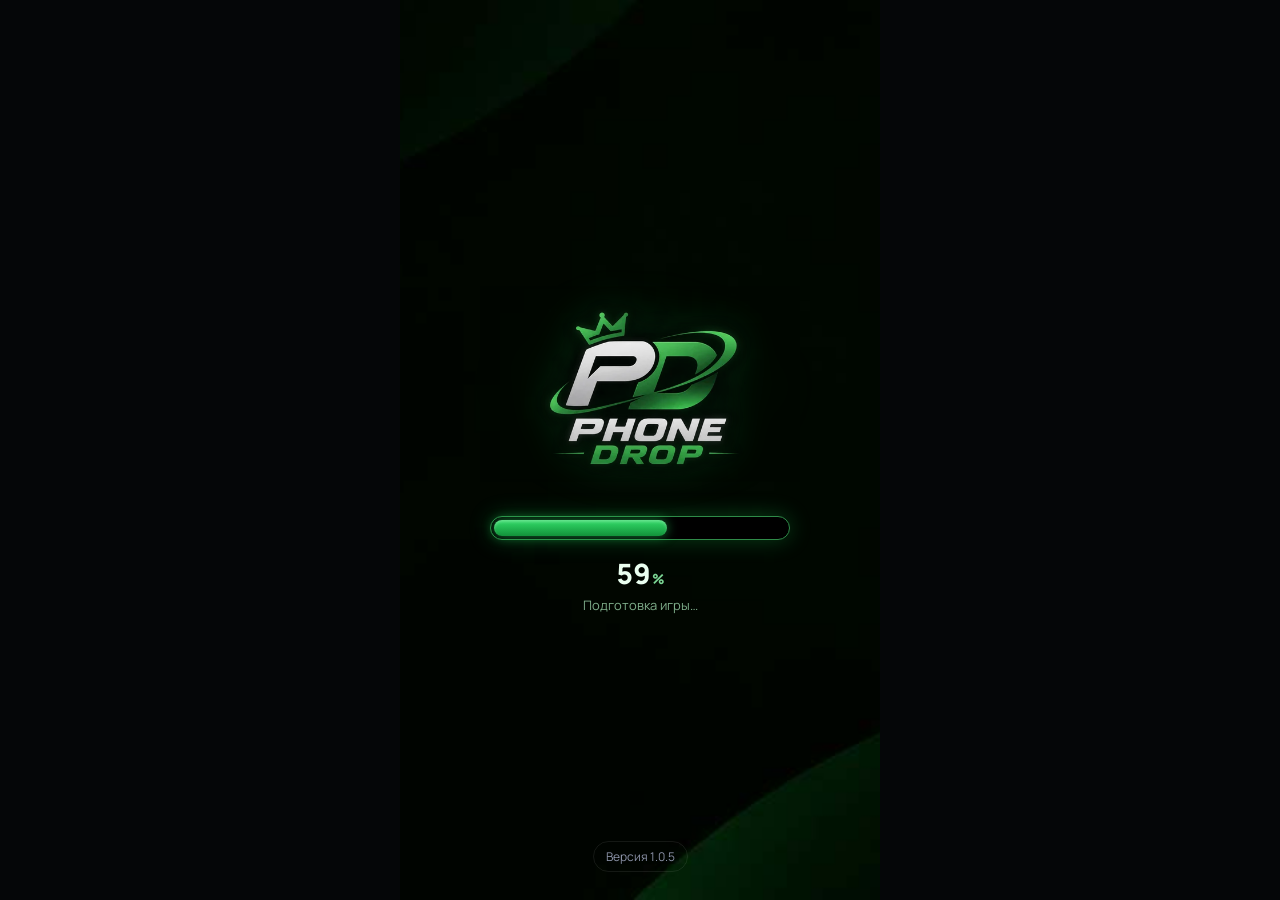
<file: Phone Drop 1.0.5.html>
<!doctype html><html lang="ru"><head><meta charset="utf-8"><meta name="viewport" content="width=device-width,initial-scale=1,viewport-fit=cover"><title>Phone Drop</title>
<link href="https://fonts.googleapis.com/css2?family=Manrope:wght@500;700;800&display=swap" rel="stylesheet">
<style>
:root{--bg:#0a0c11;--s1:#13161e;--s2:#1b1f2a;--s3:#252a38;--tx:#f2f4f8;--mu:#8b93a7;--b:#00aaff;--g:#04e061;--r:#ff4053;--p:#965eeb;--y:#ffc43d;color-scheme:dark;box-sizing:border-box;padding-top:env(safe-area-inset-top,0px);padding-bottom:env(safe-area-inset-bottom,0px)}
*{box-sizing:border-box;-webkit-tap-highlight-color:transparent}html,body{height:100%;margin:0;background:#050608}
body{font-family:Manrope,system-ui,-apple-system,"Segoe UI",sans-serif;color:var(--tx);display:flex;justify-content:center;overflow:hidden}
#app{position:relative;width:100%;max-width:480px;height:100%;background:var(--bg);overflow:hidden;background-image:radial-gradient(600px 300px at 80% -5%,#00aaff22,transparent),radial-gradient(500px 300px at 0% 100%,#965eeb1c,transparent)}
button{font:inherit;color:inherit;border:0;cursor:pointer;transition:transform .15s,filter .2s}button:active{transform:scale(.95)}
.btn{background:var(--b);color:#001826;font-weight:800;padding:12px 16px;border-radius:14px}.btn.g{background:var(--g);color:#032}.btn.d{background:var(--s3);color:var(--tx)}.btn.r{background:#ff405333;color:var(--r)}.btn:disabled{opacity:.4}
#ld{position:absolute;inset:0;z-index:50;background:var(--bg);display:flex;flex-direction:column;align-items:center;justify-content:center;gap:14px;transition:opacity .6s,transform .6s}
#ld.out{opacity:0;transform:scale(1.08);pointer-events:none}
.logo{width:92px;height:92px;border-radius:26px;background:linear-gradient(145deg,var(--b),var(--p));display:grid;place-items:center;font-size:44px;box-shadow:0 0 60px #00aaff55;animation:fl 2.4s ease-in-out infinite}
@keyframes fl{50%{transform:translateY(-8px) rotate(-3deg)}}
.bar{width:220px;height:6px;background:var(--s2);border-radius:9px;overflow:hidden}.bar i{display:block;height:100%;width:5%;background:linear-gradient(90deg,var(--b),var(--g));border-radius:9px;transition:width .1s}
.mu{color:var(--mu);font-size:13px}
#ld{background:radial-gradient(120% 70% at 50% 0%,#12254a,#0a0c11 60%);overflow:hidden;gap:0}
#ld:before,#ld:after{content:"";position:absolute;z-index:0;width:520px;height:520px;border-radius:50%;filter:blur(80px);opacity:.33;animation:dr 9s ease-in-out infinite alternate}
#ld:before{background:#0af;left:-200px;top:-120px}#ld:after{background:#965eeb;right:-220px;bottom:-140px;animation-delay:-4s}
@keyframes dr{to{transform:translate(70px,50px) scale(1.15)}}
.em,.ttl,.sl,.pct,.bar,.dt{position:relative;z-index:1}
.em{width:170px;height:170px;display:grid;place-items:center;margin-bottom:26px}
.or{position:absolute;inset:0;border-radius:50%;border:1.5px dashed #ffffff33;animation:rot 12s linear infinite}
.or.b{inset:-22px;border-style:solid;border-color:#ffffff14;animation-duration:20s;animation-direction:reverse}
.or i{position:absolute;top:-5px;left:50%;width:10px;height:10px;margin-left:-5px;border-radius:50%;background:var(--b);box-shadow:0 0 14px var(--b)}
.or.b i{background:var(--p);box-shadow:0 0 14px var(--p);top:auto;bottom:-5px}
.mk{position:relative;width:108px;height:108px;border-radius:30px;background:linear-gradient(145deg,#00aaff,#6a4cff 70%,#965eeb);box-shadow:0 0 70px #00aaff66,inset 0 2px 0 #ffffff55;display:grid;place-items:center;overflow:hidden;animation:fl 3s ease-in-out infinite}
.mk:after{content:"";position:absolute;inset:0;background:linear-gradient(110deg,transparent 35%,#ffffff55 50%,transparent 65%);transform:translateX(-120%);animation:sh 2.4s .4s infinite}
.mk svg{width:56px;height:64px}
.ttl{font-size:40px;font-weight:800;letter-spacing:-1.2px;background:linear-gradient(90deg,#fff,#9fd8ff 60%,#c9a8ff);-webkit-background-clip:text;background-clip:text;color:transparent}
.sl{margin-top:6px;font-size:14px;color:var(--mu)}
.pct{margin-top:34px;font-size:46px;font-weight:800;letter-spacing:-1.5px;font-variant-numeric:tabular-nums}
.bar{width:240px;height:6px;background:#ffffff14;overflow:visible;margin-top:8px}
.bar i{position:relative;box-shadow:0 0 16px #00aaff99}
.bar i:after{content:"";position:absolute;right:-4px;top:-4px;width:14px;height:14px;border-radius:50%;background:#fff;box-shadow:0 0 18px 4px #00aaff}
.dt{display:flex;gap:10px;margin-top:22px}.dt i{width:9px;height:9px;border-radius:50%;background:#ffffff1f;transition:all .3s}.dt i.on{background:var(--c);box-shadow:0 0 12px var(--c);transform:scale(1.3)}
.vr{position:absolute;z-index:1;bottom:calc(28px + env(safe-area-inset-bottom,0px));font-size:12px;color:var(--mu);padding:6px 12px;border:1px solid #ffffff14;border-radius:20px}
.pt{position:absolute;bottom:-20px;width:5px;height:5px;border-radius:50%;background:#fff;opacity:0;animation:rise 6s linear infinite}
@keyframes rise{10%{opacity:.5}to{transform:translateY(-110vh);opacity:0}}
#home{position:absolute;inset:0;padding:18px 18px 12px;display:flex;flex-direction:column;gap:16px;overflow:auto}
.top{display:flex;justify-content:space-between;align-items:center}.top b{font-size:20px;letter-spacing:-.3px}
.card{background:var(--s1);border:1px solid #ffffff10;border-radius:20px;padding:16px}
.bal{background:linear-gradient(135deg,#0b3a55,#2a1b57 70%);border:1px solid #ffffff1c;position:relative;overflow:hidden}
.bal:after{content:"";position:absolute;inset:0;background:linear-gradient(110deg,transparent 30%,#ffffff14 50%,transparent 70%);transform:translateX(-100%);animation:sh 4s infinite}
@keyframes sh{to{transform:translateX(100%)}}
.big{font-size:34px;font-weight:800;letter-spacing:-1px}
.grid{display:grid;grid-template-columns:repeat(3,1fr);gap:14px}
.ic{display:flex;flex-direction:column;align-items:center;gap:7px;background:none;font-size:12px;font-weight:700;position:relative}
.ic i{width:68px;height:68px;border-radius:20px;display:grid;place-items:center;font-size:30px;font-style:normal;box-shadow:0 10px 24px #0007,inset 0 1px 0 #ffffff33;transition:transform .25s}
.ic:hover i{transform:translateY(-3px)}
.bd{position:absolute;top:-4px;right:12px;background:var(--r);border-radius:20px;min-width:20px;padding:2px 6px;font-size:11px;font-weight:800}
.chip{background:var(--s2);border-radius:20px;padding:8px 13px;font-size:13px;font-weight:700;white-space:nowrap}.chip.on{background:var(--b);color:#001826}
#ov{position:absolute;inset:0;z-index:20;background:var(--bg);display:flex;flex-direction:column;transform:translateY(100%) scale(.96);opacity:0;transition:transform .45s cubic-bezier(.2,.9,.2,1),opacity .3s;pointer-events:none}
#ov.open{transform:none;opacity:1;pointer-events:auto}
.hd{display:flex;align-items:center;gap:10px;padding:14px 16px;border-bottom:1px solid #ffffff0d}.hd b{flex:1;font-size:18px}.hd .m{font-size:13px;color:var(--g);font-weight:800}
#ovb{flex:1;overflow:auto;padding:14px 16px 24px;display:flex;flex-direction:column;gap:12px}
.in>*{animation:up .5s cubic-bezier(.2,.9,.2,1) both}@keyframes up{from{opacity:0;transform:translateY(18px)}}
.mg{display:grid;grid-template-columns:1fr 1fr;gap:12px}
.ph{width:100%;aspect-ratio:1/.85;border-radius:16px;background:radial-gradient(circle at 30% 20%,color-mix(in srgb,var(--c) 45%,#222),#0f121a);display:grid;place-items:center}
.ph svg{width:100%;height:100%;display:block}

.ph.on svg{filter:drop-shadow(0 0 7px color-mix(in srgb,var(--c) 70%,transparent))}
.lc{padding:8px;border-radius:18px;background:var(--s1);border:1px solid #ffffff0d;text-align:left;display:flex;flex-direction:column;gap:5px;cursor:pointer}
.pr{font-weight:800;font-size:17px}.tg{font-size:11px;font-weight:800;padding:3px 8px;border-radius:8px;background:#04e06122;color:var(--g);width:fit-content}.tg.w{background:#ffc43d22;color:var(--y)}
.row{display:flex;gap:10px;align-items:center}.row>.ph{width:72px;flex:none}.fx{flex:1;min-width:0}
.sc{display:flex;gap:8px;overflow:auto;padding-bottom:2px}
.ch{display:flex;gap:12px;align-items:center;padding:12px;background:var(--s1);border-radius:16px;cursor:pointer;position:relative}
.av{width:42px;height:42px;border-radius:50%;background:linear-gradient(135deg,var(--p),var(--b));display:grid;place-items:center;font-weight:800;flex:none}
.msgs{display:flex;flex-direction:column;gap:8px;flex:1}.bu{max-width:80%;padding:10px 13px;border-radius:16px;font-size:14px;line-height:1.35;animation:up .3s both}
.bu.them{background:var(--s2);border-bottom-left-radius:4px}.bu.me{background:var(--b);color:#001826;align-self:flex-end;border-bottom-right-radius:4px;font-weight:700}.bu.sys{align-self:center;background:none;color:var(--mu);font-size:12px}
.dots{display:inline-flex;gap:3px}.dots i{width:6px;height:6px;border-radius:50%;background:var(--mu);animation:dt 1s infinite}.dots i:nth-child(2){animation-delay:.15s}.dots i:nth-child(3){animation-delay:.3s}@keyframes dt{50%{transform:translateY(-4px)}}
#md{position:absolute;inset:0;z-index:40;background:#000a;display:flex;align-items:flex-end;opacity:0;pointer-events:none;transition:opacity .25s;backdrop-filter:blur(6px)}
#md.open{opacity:1;pointer-events:auto}#mb{width:100%;background:var(--s1);border-radius:26px 26px 0 0;padding:20px 18px calc(22px + env(safe-area-inset-bottom,0px));transform:translateY(100%);transition:transform .4s cubic-bezier(.2,.9,.2,1);display:flex;flex-direction:column;gap:12px;max-height:90%;overflow:auto}#md.open #mb{transform:none}
.ring{width:130px;height:130px;border-radius:50%;margin:6px auto;display:grid;place-items:center;font-size:30px;font-weight:800;background:conic-gradient(var(--b) calc(var(--p)*1%),var(--s3) 0);position:relative}
.ring:before{content:"";position:absolute;inset:9px;border-radius:50%;background:var(--s1)}.ring span{position:relative}
.ring.spin{animation:rot 1s linear infinite}@keyframes rot{to{transform:rotate(360deg)}}
.pg{height:8px;background:var(--s3);border-radius:9px;overflow:hidden}.pg i{display:block;height:100%;background:linear-gradient(90deg,var(--p),var(--b));width:0}
#tt{position:absolute;left:50%;top:calc(14px + env(safe-area-inset-top,0px));transform:translate(-50%,-90px);z-index:60;background:#232838;border:1px solid #ffffff22;padding:11px 16px;border-radius:14px;font-weight:700;font-size:14px;transition:transform .4s cubic-bezier(.2,.9,.2,1);max-width:92%;text-align:center}#tt.s{transform:translate(-50%,0)}
.tr{height:90px;position:relative;border-radius:16px;background:var(--s2);overflow:hidden;margin:6px 0}.tr b{position:absolute;top:22px;left:-50px;font-size:40px;animation:mv 1.8s ease-in-out forwards}@keyframes mv{to{left:calc(100% + 10px)}}
.tr:after{content:"";position:absolute;left:0;right:0;bottom:22px;border-top:2px dashed #ffffff2a}
.spin{animation:rot 1s linear infinite}
.osw{display:flex;flex-direction:column;align-items:center;gap:10px;padding-top:4px}
.os{position:relative;width:min(300px,76vw);aspect-ratio:9/19;border-radius:15%/7%;background:#050608;border:5px solid var(--c);box-shadow:0 0 0 2px #000,0 30px 60px #000b,0 0 40px color-mix(in srgb,var(--c) 40%,transparent);padding:4px}
.scr{position:relative;width:100%;height:100%;border-radius:13%/6.2%;overflow:hidden;touch-action:none;user-select:none;color:#fff}
.sb{position:absolute;top:2.5%;left:7%;right:7%;display:flex;justify-content:space-between;font-size:11px;font-weight:800;z-index:3}
.cut{position:absolute;top:1.8%;left:50%;transform:translateX(-50%);background:#000;z-index:4}.cut.i{width:28%;height:2.8%;border-radius:20px}.cut.n{width:44%;height:3.6%;border-radius:0 0 16px 16px;top:0}.cut.p{width:3.4%;aspect-ratio:1;border-radius:50%}
.pgx{position:absolute;inset:0;animation:up .45s cubic-bezier(.2,.9,.2,1) both}
.lk{display:flex;flex-direction:column;align-items:center;padding-top:20%}.lk .tm{font-size:64px;font-weight:800;letter-spacing:-3px;line-height:1.1}.lk .nt{margin-top:26px;background:#ffffff26;backdrop-filter:blur(10px);border-radius:16px;padding:10px 14px;font-size:12px;width:80%}
.swh{position:absolute;bottom:6%;left:0;right:0;text-align:center;font-size:12px;opacity:.85;animation:bob 1.6s ease-in-out infinite}@keyframes bob{50%{transform:translateY(-8px)}}
.oa{display:flex;flex-direction:column;align-items:center;gap:5px;background:none;font-size:10px;font-weight:700}.oa i{width:48px;height:48px;border-radius:14px;display:grid;place-items:center;font-style:normal;font-size:22px;box-shadow:0 6px 14px #0006}
.og{display:grid;grid-template-columns:repeat(4,1fr);gap:16px 4px;padding:18% 6% 0}.dk{position:absolute;bottom:5%;left:6%;right:6%;display:flex;justify-content:space-around;background:#ffffff26;backdrop-filter:blur(14px);border-radius:24px;padding:10px 4px}
.hb{position:absolute;bottom:1.6%;left:34%;right:34%;height:4px;border-radius:4px;background:#fff;opacity:.8;z-index:5;cursor:pointer}
.ap{background:#0c0e14f2;padding:15% 6% 8%;display:flex;flex-direction:column;gap:10px;overflow:auto}
.sws{display:grid;grid-template-columns:repeat(4,1fr);gap:8px}.sws button{aspect-ratio:1;border-radius:12px;border:2px solid #ffffff22}.sws button.on{border-color:#fff}
.sr{display:flex;align-items:center;gap:10px;background:var(--s2);border:1px solid #ffffff14;border-radius:14px;padding:0 14px;height:48px;position:sticky;top:-14px;z-index:5;transition:border-color .2s}.sr:focus-within{border-color:var(--b)}
.sr input{flex:1;min-width:0;background:none;border:0;outline:0;color:var(--tx);font:inherit;font-size:15px}
.mh{font-size:22px;font-weight:800}.sc,.sr,.avg,.card{flex-shrink:0}
#ld{background:#141416}#ld:before,#ld:after{display:none}.fp{opacity:.16}
.lp{position:relative;z-index:1;width:min(320px,82vw);height:200px;border-radius:100px;overflow:hidden;display:flex;flex-direction:column;align-items:center;justify-content:center;background:#ffffff0d;border:1px solid #ffffff30;box-shadow:inset 0 1px 0 #ffffff55,inset 0 -20px 40px #00000040,0 30px 80px #000a;backdrop-filter:blur(24px);animation:lpb 3.2s ease-in-out infinite}
.lp .bl{position:absolute;width:150px;height:150px;border-radius:50%;filter:blur(38px);opacity:.85}.b1{background:#2f5bff;left:-30px;top:-10px;animation:b1 4s ease-in-out infinite alternate}.b2{background:#c0306a;right:-30px;top:20px;animation:b2 5s ease-in-out infinite alternate}.b3{background:#7a3cff;left:90px;bottom:-70px;animation:b3 4.5s ease-in-out infinite alternate}
@keyframes b1{to{transform:translate(90px,30px)}}@keyframes b2{to{transform:translate(-80px,-20px)}}@keyframes b3{to{transform:translate(-40px,-30px) scale(1.2)}}@keyframes lpb{50%{transform:scale(1.03)}}
.lp .nm{position:relative;font-size:88px;font-weight:800;letter-spacing:-4px;line-height:1;background:linear-gradient(180deg,#fff,#b0b4c0);-webkit-background-clip:text;background-clip:text;color:transparent;font-variant-numeric:tabular-nums}.nm small{font-size:38px;letter-spacing:0;margin-left:2px}
.lp .lb2{position:relative;font-size:17px;font-weight:800;letter-spacing:.5px;color:#e8eaf0;margin-top:4px}
.lp .bar2{position:absolute;left:24%;right:24%;bottom:20px;height:3px;border-radius:3px;background:#ffffff22;overflow:hidden}.bar2 i{display:block;height:100%;width:5%;background:#fff;border-radius:3px;transition:width .1s}
.ic i{position:relative;overflow:hidden;box-shadow:0 12px 26px #0009,inset 0 1px 0 #ffffff66,inset 0 -8px 14px #0003}.ic i:after{content:'';position:absolute;inset:0;border-radius:inherit;background:linear-gradient(160deg,#ffffff66,#fff0 48%)}.ic svg{position:relative;z-index:1;filter:drop-shadow(0 2px 3px #0006)}
.hd{background:#0a0c11cc;backdrop-filter:blur(22px)}#mb{transition:transform .55s cubic-bezier(.2,1.05,.2,1)}.card{border-radius:22px}
.ad{animation:up .5s cubic-bezier(.2,.9,.2,1) both}.dts{position:absolute;bottom:6px;left:0;right:0;text-align:center;font-size:7px;letter-spacing:3px;color:#fff9}
.cats{display:flex;gap:10px;overflow:auto;flex-shrink:0}.cat{flex:none;width:76px;background:none;display:flex;flex-direction:column;align-items:center;gap:6px;font-size:11px;font-weight:700;color:var(--mu)}.cat i{width:56px;height:56px;border-radius:18px;background:var(--s2);display:grid;place-items:center;font-style:normal;font-size:24px;transition:all .25s}.cat.on i{background:var(--b);box-shadow:0 8px 20px #00aaff55}.cat.on{color:var(--tx)}
.mnav .pl i{background:var(--b);color:#fff;width:44px;height:44px;border-radius:50%;margin-top:-20px;font-size:28px;display:grid;place-items:center;box-shadow:0 8px 20px #00aaff66}
.bxi{width:56px;height:56px;border-radius:16px;display:grid;place-items:center;flex:none}.bxs{width:110px;height:110px;margin:10px auto;border-radius:28px;display:grid;place-items:center;animation:shk .45s infinite}.bxs svg{width:60px;height:60px}@keyframes shk{25%{transform:rotate(-6deg) scale(1.05)}75%{transform:rotate(6deg) scale(1.05)}}
.os.tb{aspect-ratio:3/4;width:min(340px,88vw);border-radius:7%/5%}
.btn{background:linear-gradient(135deg,var(--b),color-mix(in srgb,var(--b) 65%,#965eeb));box-shadow:0 6px 18px color-mix(in srgb,var(--b) 35%,transparent)}.btn.g{background:linear-gradient(135deg,#1fe57a,#00b84f);box-shadow:0 6px 18px #04e06155}.btn.d,.btn.r{box-shadow:none}.btn.d{background:var(--s3)}.btn.r{background:#ff405333}
.card{background:linear-gradient(180deg,#171b25,#12151d);border:1px solid #ffffff12}.chip.on{box-shadow:0 4px 14px color-mix(in srgb,var(--b) 40%,transparent)}
.cf{position:absolute;inset:0;pointer-events:none;z-index:80;overflow:hidden}
#ld{background:radial-gradient(circle at 50% 40%,#10306b 0,#08142e 48%,#04070f 100%)}#ld:before,#ld:after,.fp{display:none}#ld.out{transform:none}
.l_n{display:flex;flex-direction:column;align-items:center}.l_m{width:92px;height:92px;filter:drop-shadow(0 0 20px #2f8cff99)}.l_t{margin-top:22px;font-size:30px;font-weight:800;letter-spacing:7px;color:#fff;text-shadow:0 0 24px #3b8cff88;padding-left:7px}.l_t b{color:#6fc8ff}
.l_b{width:240px;height:6px;border-radius:6px;background:#ffffff1c;margin-top:46px;overflow:hidden}.l_b i{display:block;height:100%;width:0;border-radius:6px;background:linear-gradient(90deg,#1e6bff,#5ad1ff);box-shadow:0 0 12px #3aa0ff;transition:width .12s linear}
.l_p{margin-top:16px;font-size:30px;font-weight:800;color:#fff;font-variant-numeric:tabular-nums}.l_p small{font-size:15px;color:#9fb8e0;margin-left:2px}.l_s{margin-top:6px;font-size:13px;color:#8fa6cc}
#home.en .ic,#home.en .bal{animation:up .55s cubic-bezier(.2,.9,.2,1) both}#home.en .grid .ic:nth-child(3n+2){animation-delay:.06s}#home.en .grid .ic:nth-child(3n){animation-delay:.12s}
:root{--bg:#070b14;--s1:#0f1626;--s2:#16203a;--s3:#202c4a}#app{background-image:radial-gradient(640px 320px at 85% -6%,#1e5bff26,transparent),radial-gradient(520px 320px at 0% 100%,#7a3cff22,transparent)}
.card{background:linear-gradient(180deg,#131c32,#0d1424);border:1px solid #ffffff14}
.top2{display:flex;align-items:center;gap:10px}.av2{width:44px;height:44px;border-radius:50%;background:linear-gradient(145deg,var(--b),var(--p));display:grid;place-items:center;font-weight:800;font-size:18px;flex:none}.wg{display:grid;grid-template-columns:1fr 1fr;gap:12px}.wgc{text-align:left;color:var(--tx);padding:14px;display:flex;flex-direction:column;gap:6px;font-size:13px;line-height:1.3}
.g4{display:grid;grid-template-columns:repeat(4,1fr);gap:16px 4px}.g4 .ic{font-size:11px}.g4 .ic i{width:62px;height:62px;border-radius:18px}.g4 .ic svg{width:30px;height:30px}.cf i{position:absolute;top:70%;width:8px;height:12px;border-radius:2px;animation:cfa 1.6s cubic-bezier(.2,.7,.3,1) forwards}@keyframes cfa{40%{transform:translate(var(--dx),var(--dy)) rotate(260deg)}to{transform:translate(var(--dx),480px) rotate(620deg);opacity:0}}.os.tb .scr{border-radius:5.5%/4%}
.bx3{position:relative;width:120px;height:250px;transform-style:preserve-3d}.bx3.au{animation:sp3 9s linear infinite}@keyframes sp3{to{transform:rotateX(-12deg) rotateY(330deg)}}
.fc{position:absolute;inset:0;border-radius:22px;backface-visibility:hidden}.fr{transform:translateZ(7px);border:3px solid var(--c1);box-shadow:inset 0 0 0 2px #000}.bk{transform:rotateY(180deg) translateZ(7px);box-shadow:inset 0 0 0 1px #fff3}
.sl,.sr3{width:14px;left:53px;background:linear-gradient(var(--c1),var(--c2))}.sl{transform:rotateY(-90deg) translateZ(60px)}.sr3{transform:rotateY(90deg) translateZ(60px)}.st,.sb3{height:14px;top:118px;background:linear-gradient(90deg,var(--c1),var(--c2))}.st{transform:rotateX(90deg) translateZ(125px)}.sb3{transform:rotateX(-90deg) translateZ(125px)}
.sc3{position:absolute;inset:6px;border-radius:17px;display:grid;place-items:start center;padding-top:34px;font-size:30px;font-weight:800;color:#fff}.sc3:after{content:'';position:absolute;inset:0;border-radius:inherit;background:linear-gradient(135deg,#ffffff22,#fff0 40%)}
.nt3{position:absolute;top:10px;left:50%;transform:translateX(-50%);width:34px;height:10px;background:#000;border-radius:8px}.nt3.p{width:9px;height:9px;border-radius:50%}.nt3.n{width:56px;top:6px;border-radius:0 0 12px 12px}.nt3.h,.nt3.t{display:none}
.cm3{position:absolute;left:8px;top:8px;width:56px;height:56px;border-radius:16px;background:#0006;border:1px solid #fff4}.cm3.bar3{left:0;right:0;width:auto;border-radius:0;top:30px;height:34px}.cm3 i{position:absolute;width:20px;height:20px;border-radius:50%;background:radial-gradient(circle at 35% 35%,#6c7ca8 0 12%,#0b0e18 40%,#000 70%);box-shadow:0 0 0 2px #aab0ba,0 2px 6px #000}.oa i{position:relative;overflow:hidden}.oa i:after{content:'';position:absolute;inset:0;border-radius:inherit;background:linear-gradient(160deg,#ffffff55,#fff0 50%)}
#nb{position:absolute;left:10px;right:10px;top:calc(8px + env(safe-area-inset-top,0px));z-index:70;display:flex;gap:12px;align-items:center;padding:12px 14px;border-radius:22px;background:#20242fe6;backdrop-filter:blur(18px);border:1px solid #ffffff22;box-shadow:0 14px 40px #000a;transform:translateY(-150%);transition:transform .5s cubic-bezier(.2,.9,.2,1);pointer-events:none}#nb.s{transform:none}#nb i{width:38px;height:38px;border-radius:11px;display:grid;place-items:center;font-style:normal;font-size:20px;background:linear-gradient(145deg,var(--b),var(--p));flex:none}#nb b{display:block;font-size:14px}#nb span{font-size:12px;color:var(--mu)}
.s3{position:relative}.s3:after{content:'';position:absolute;bottom:34px;width:170px;height:30px;border-radius:50%;background:radial-gradient(#000a,#0000 70%);pointer-events:none}
.r3 .ly{transform-style:preserve-3d;transform:translateZ(calc(var(--z)*var(--e,1)))}.r3 .ly.sel{transform:translateZ(calc(var(--z)*var(--e,1) + 40px))}.r3 .ly:before{content:'';position:absolute;inset:0;border-radius:inherit;transform:translateZ(-7px);background:#000c}
.r3 .l0{background:linear-gradient(160deg,#0a0f1d,#1c2f66)}.r3 .l3{background:repeating-linear-gradient(90deg,#ffffff0d 0 2px,#0000 2px 9px),linear-gradient(160deg,#0f4a38,#0a2a20)}.r3 .l1{background:repeating-linear-gradient(0deg,#0000 0 23px,#0003 23px 24px),linear-gradient(145deg,#dfe4ea,#8591a0)}
.av4{width:34px;height:34px;display:block;background:radial-gradient(circle at 28% 28%,#04e061 0 25%,#0000 26%),radial-gradient(circle at 72% 28%,#0af 0 25%,#0000 26%),radial-gradient(circle at 28% 72%,#ff4053 0 25%,#0000 26%),radial-gradient(circle at 72% 72%,#965eeb 0 25%,#0000 26%)}
.s3{perspective:900px;height:370px;display:grid;place-items:center;touch-action:none;user-select:none;background:radial-gradient(circle at 50% 60%,#1b2236,#0a0c11 70%);border-radius:22px;overflow:hidden}
.r3{position:relative;width:140px;height:290px;transform-style:preserve-3d;transition:transform .5s}
.ly{position:absolute;inset:0;border-radius:20px;transform:translateZ(var(--z));transition:transform .5s cubic-bezier(.2,.9,.2,1),opacity .4s,box-shadow .3s;cursor:pointer;display:grid;place-items:center;font-size:10px;font-weight:800;border:1.5px solid color-mix(in srgb,var(--q) 70%,#fff3);color:#fff;text-shadow:0 1px 3px #000}
.ly.sel{transform:translateZ(calc(var(--z) + 36px));box-shadow:0 0 26px 3px var(--q)}.ly.mt{opacity:.22;border-style:dashed;background:none!important}
.ly.out{animation:lout .6s cubic-bezier(.5,0,.8,.4) forwards}.ly.in{animation:lin .8s cubic-bezier(.2,.9,.2,1) both}
@keyframes lout{to{transform:translate3d(0,-280px,260px) rotateZ(24deg);opacity:0}}@keyframes lin{from{transform:translate3d(0,-280px,260px) rotateZ(-24deg);opacity:0}}
.l0{background:linear-gradient(160deg,#0b1020,#23386f)}.l3{background:linear-gradient(160deg,#0f4a38,#0a2a20)}.l1{inset:40% 9% 8% 9%;background:linear-gradient(145deg,#cfd6dd,#8a96a3);color:#10151b;text-shadow:none}.l2{inset:4% 50% 76% 8%;background:radial-gradient(circle at 30% 50%,#4a5578 0 13%,#0000 14%),radial-gradient(circle at 70% 50%,#4a5578 0 13%,#0000 14%),#101216;border-radius:14px}.l4{background:linear-gradient(160deg,color-mix(in srgb,var(--c) 60%,#0000),color-mix(in srgb,var(--c2) 60%,#0000))}
.cp{position:absolute;background:#1b1f27;border:1px solid #ffffff33;border-radius:4px}
.oa i{border-radius:var(--ir,14px)}.i-t .oa i{background:#cfd8ff!important;color:#1b1b3a}.i-m .oa i{background:#ffffff1f!important;border:1px solid #fff6;font-family:DejaVu Sans Mono,monospace}
.k-l .lk,.k-s .lk,.k-d .lk{align-items:flex-start;padding-left:8%}.k-l .lk .tm{font-size:46px;letter-spacing:-2px}.k-s .lk .tm{font-size:64px;letter-spacing:-3px}.k-d .lk{font-family:DejaVu Sans Mono,monospace;text-transform:uppercase}.k-d .lk .tm{font-size:40px;letter-spacing:3px}
.n-3 .hb{display:none}.n-3 .scr:after{content:'◁   ○   ▢';position:absolute;bottom:1.2%;left:0;right:0;text-align:center;font-size:13px;letter-spacing:.9em;opacity:.8;z-index:5;pointer-events:none}
.mnav{position:sticky;bottom:-24px;margin:6px -16px -24px;display:flex;background:#0d1017f2;backdrop-filter:blur(14px);border-top:1px solid #ffffff12;padding:8px 6px calc(8px + env(safe-area-inset-bottom,0px));z-index:6}
.mnav button{flex:1;background:none;display:flex;flex-direction:column;align-items:center;gap:2px;font-size:10px;font-weight:700;color:var(--mu);position:relative;transition:color .2s}.mnav i{font-style:normal;font-size:20px}.mnav button.on{color:var(--b)}.mnav b{position:absolute;top:-2px;right:18%;background:var(--r);color:#fff;border-radius:10px;padding:1px 5px;font-size:10px}
.avg{display:grid;grid-template-columns:1fr 1fr;gap:16px 10px}.ad{display:flex;flex-direction:column;gap:3px;cursor:pointer;transition:transform .2s}.ad:active{transform:scale(.97)}.ad .im{position:relative;border-radius:14px;overflow:hidden}.ad .ht{position:absolute;top:8px;right:8px;width:30px;height:30px;border-radius:50%;background:#0009;display:grid;place-items:center;font-size:16px;z-index:2}.ad .pr2{font-size:18px;font-weight:800;margin-top:4px}.ad .tt{font-size:14px;font-weight:600;line-height:1.25}.ad .gr{font-size:12px;color:var(--mu)}
.pf{display:flex;flex-direction:column;align-items:center;gap:8px;padding:10px}.pa{width:92px;height:92px;border-radius:50%;background:linear-gradient(145deg,var(--b),var(--p));display:grid;place-items:center;font-size:40px;font-weight:800;box-shadow:0 10px 30px #0006}
.bt2{height:7px;background:#ffffff1a;border-radius:6px;overflow:hidden}.bt2 i{display:block;height:100%;background:linear-gradient(90deg,#1fe5d0,#0a7cff);border-radius:6px;transition:width .6s}
.wd{margin:0 6%;padding:14px;border-radius:22px;background:#ffffff22;backdrop-filter:blur(12px);font-size:11px}.wd .wt{font-size:34px;font-weight:800;letter-spacing:-1px;line-height:1}
.fp{position:absolute;width:140px;opacity:.5;filter:drop-shadow(0 20px 30px #000);animation:fpf 6s ease-in-out infinite alternate;z-index:0}.fp .ph{background:none}@keyframes fpf{to{transform:translateY(-24px) rotate(4deg)}}
.card,.chip,.btn{transition:transform .15s,background .25s,opacity .25s}
@media(prefers-reduced-motion:reduce){*{animation-duration:.01s!important;transition-duration:.01s!important}}

:root{--bg:#050805;--s1:#0c120d;--s2:#131c15;--s3:#1c2a1f}
#app{background-image:radial-gradient(640px 320px at 85% -6%,#1fd45a1f,transparent),radial-gradient(520px 320px at 0% 100%,#0e7a3322,transparent)}
.card{background:linear-gradient(180deg,#101811,#0a100b)}.btn{background:linear-gradient(135deg,var(--b),#12923a);color:#02150a}.btn.g{background:linear-gradient(135deg,#34dd6a,#12a346)}
.q9{display:flex;flex-direction:column;align-items:center;width:100%}.q9g{width:min(320px,78vw);height:auto;filter:drop-shadow(0 0 18px #1fd45a33)}
.q9b{width:min(300px,78vw);height:24px;border-radius:14px;border:1.5px solid #2f8a48;padding:3px;margin-top:34px;background:#000;box-shadow:0 0 22px #1fd45a44,inset 0 0 8px #000}
.q9f{height:100%;width:0;border-radius:10px;background:linear-gradient(180deg,#34dd6a,#12923a);box-shadow:inset 0 2px 3px #ffffff40,0 0 12px #1fd45a99;transition:width .12s linear}
.q9p{margin-top:14px;font-size:28px;font-weight:800;color:#eafff0;font-variant-numeric:tabular-nums}.q9p small{font-size:14px;color:#7bd593;margin-left:2px}.q9s{margin-top:4px;font-size:13px;color:#7fae8a}
</style></head><body>
<div id="app">
<div id="ld"><i class="pt" style="left:8%;animation-delay:-1s"></i><i class="pt" style="left:22%;animation-delay:-3.5s;animation-duration:7s"></i><i class="pt" style="left:37%;animation-delay:-5s"></i><i class="pt" style="left:51%;animation-delay:-2s;animation-duration:8s"></i><i class="pt" style="left:66%;animation-delay:-4.2s"></i><i class="pt" style="left:80%;animation-delay:-.5s;animation-duration:7s"></i><i class="pt" style="left:92%;animation-delay:-3s"></i><div class="em"><div class="or"><i></i></div><div class="or b"><i></i></div><div class="mk"><svg viewBox="0 0 56 64"><rect x="12" y="2" width="32" height="60" rx="8" fill="none" stroke="#fff" stroke-width="3.5"/><rect x="17.5" y="8" width="14" height="14" rx="4.5" fill="#fff"/><circle cx="28" cy="53" r="2.4" fill="#fff"/></svg></div></div><div class="ttl">Phone Drop</div><div class="sl">Покупай. Улучшай. Продавай.</div><div class="pct" id="pc">5%</div><div class="bar"><i id="pb"></i></div><div class="mu" id="ph" style="margin-top:16px;position:relative;z-index:1">Запуск ядра</div><div class="dt"><i style="--c:#9aa3b5"></i><i style="--c:#2b5bd7"></i><i style="--c:#ff6a00"></i><i style="--c:#f5c400"></i><i style="--c:#e11d48"></i><i style="--c:#34a853"></i></div><div class="vr">Версия 1.0.4</div></div>
<div id="home"></div>
<div id="ov"><div class="hd"><button class="chip" onclick="A.back()">‹ Назад</button><b id="ot"></b><span class="m" id="om"></span></div><div id="ovb"></div></div>
<div id="md" onclick="if(event.target===this)closeM()"><div id="mb"></div></div>
<div id="tt"></div>
</div>
<script>
const $=s=>document.querySelector(s),rnd=(a,b)=>a+Math.random()*(b-a),ri=(a,b)=>Math.floor(rnd(a,b+1)),pick=a=>a[ri(0,a.length-1)],r100=n=>Math.round(n/100)*100;
const rub=n=>Math.round(n).toLocaleString('ru-RU').replace(/\u00a0/g,' ')+' ₽';
const TG=window.Telegram&&Telegram.WebApp;try{TG&&(TG.ready(),TG.expand(),TG.setHeaderColor&&TG.setHeaderColor('#0a0c11'))}catch(e){}
const hp=()=>{snd('tap');try{S.cfg.hap&&TG&&TG.HapticFeedback.impactOccurred('light')}catch(e){}};
const PH=[['Apple','iPhone 11',22000,540000],['Apple','iPhone 13',42000,790000],['Apple','iPhone 14 Pro',75000,950000],['Apple','iPhone 15 Pro',98000,1450000],['Samsung','Galaxy A54',24000,560000],['Samsung','Galaxy S22',38000,1000000],['Samsung','Galaxy S24 Ultra',90000,1700000],['Xiaomi','Xiaomi 13T',32000,1050000],['Xiaomi','Xiaomi 14',52000,1900000],['POCO','POCO X5 Pro',17000,580000],['POCO','POCO F5',24000,1050000],['POCO','POCO F6',30000,1550000],['Redmi','Redmi Note 12',13000,420000],['Redmi','Redmi Note 13 Pro',20000,560000],['Google','Pixel 7',28000,750000],['OnePlus','OnePlus 11',40000,1250000],['Nothing','Nothing Phone 2',32000,700000],['Realme','Realme GT Neo 5',21000,900000],['Vivo','Vivo X300 Ultra',92000,3900000],['Google','Pixel 11 Pro XL',88000,2300000],['Xiaomi','Xiaomi 17 Pro Max',85000,3800000],['Apple','iPhone Duo',95000,2800000],['Apple','iPhone 18 Pro Max',128000,3300000],['OnePlus','OnePlus 15',62000,3700000],['Samsung','Galaxy S24',42000,1600000],['OnePlus','OnePlus 6T',6500,310000],['Tecno','Tecno Pova 7 Ultra 5G',21000,950000],['POCO','POCO X8 Pro Max',34000,2600000],['iQOO','iQOO Neo 11',36000,3300000],['iQOO','iQOO 15R',41000,3500000],['Samsung','Galaxy S10+',8500,440000],['OPPO','OPPO Find X9 Ultra',88000,3900000],['Huawei','Huawei Pura 80',68000,1700000],['RedMagic','RedMagic 10 Pro',54000,3600000],['Xiaomi','Mi 10 Ultra',14000,650000],['Apple','iPhone 7 Plus',9000,230000],['Apple','iPhone 16 Pro',82000,2500000],['Apple','iPhone 15',52000,1650000],['Samsung','Galaxy S25 Ultra',95000,3700000],['Google','Pixel 9 Pro',62000,1500000],['Xiaomi','Xiaomi 15 Ultra',88000,3600000],['Honor','Honor Magic7 Pro',70000,3500000],['Nothing','Nothing Phone (3)',48000,2000000],['Infinix','Infinix GT 30 Pro',24000,1600000],['Realme','Realme GT 7 Pro',56000,3300000],['Redmi','Redmi K80 Pro',38000,3400000],['Apple','iPhone 17 Pro Max',125000,3600000],['Apple','iPhone Air',78000,2400000],['Samsung','Galaxy Z Fold7',140000,3700000],['Samsung','Galaxy Z Flip7',72000,2900000],['Google','Pixel 10 Pro',80000,2000000],['Xiaomi','Xiaomi 17',70000,3600000],['OnePlus','OnePlus 15R',45000,3000000],['Nothing','Nothing Phone (3a)',28000,1300000],['Motorola','Razr 60 Ultra',85000,3000000],['Realme','Realme GT 8 Pro',58000,3700000],['Honor','Honor Magic8 Pro',78000,3700000],['POCO','POCO F7 Ultra',46000,3400000],['Redmi','Redmi Note 14 Pro+',25000,1300000],['iQOO','iQOO 15',52000,3800000],['Vivo','Vivo X200 Pro',70000,3200000],['Apple','iPad Pro 13 M5',110000,3500000],['Apple','iPad Air 11',55000,2100000],['Samsung','Galaxy Tab S10 Ultra',90000,2900000],['Xiaomi','Xiaomi Pad 7 Pro',38000,2200000],['OnePlus','OnePlus Pad 3',52000,3400000],['Huawei','MatePad Pro 13.2',70000,1500000],['Apple','iPhone 16',62000,2000000],['Apple','iPhone 14',38000,1500000],['Samsung','Galaxy S25',58000,3300000],['Google','Pixel 8a',26000,1200000],['Xiaomi','Xiaomi 14T Pro',42000,2600000],['Redmi','Redmi Note 13',15000,520000],['POCO','POCO X7 Pro',24000,1700000],['OnePlus','OnePlus 13',68000,3900000],['OPPO','OPPO Find N5',120000,3600000],['Honor','Honor Magic V5',100000,3500000],['Vivo','Vivo X Fold5',110000,3400000],['Samsung','Galaxy S23 FE',22000,1000000],['Apple','iPhone 17',72000,2600000],['Samsung','Galaxy A56',28000,1100000],['Google','Pixel 10',64000,1900000],['Redmi','Redmi Note 14 Pro',20000,950000],['POCO','POCO F7',30000,2400000],['Honor','Honor 400 Pro',42000,1800000],['OnePlus','OnePlus Nord 5',40000,2500000],['Realme','Realme 14 Pro+',30000,1500000],['Vivo','Vivo V50',36000,1400000],['OPPO','OPPO Reno13 Pro',38000,1500000]];const RARE=[21,34,35];
const COL={Apple:'#9aa3b5',Samsung:'#2b5bd7',Xiaomi:'#ff6a00',POCO:'#f5c400',Redmi:'#e11d48',Google:'#34a853',OnePlus:'#e0213a',Nothing:'#d8dbe2',Realme:'#e8c200'};
const CT={'Москва':{x:55.75,y:37.62,m:1.08},'Санкт-Петербург':{x:59.93,y:30.33,m:1.04},'Казань':{x:55.79,y:49.12,m:.97},'Екатеринбург':{x:56.84,y:60.6,m:.95},'Новосибирск':{x:55.03,y:82.92,m:.9},'Сочи':{x:43.6,y:39.72,m:1}};
const BB={'Москва':{Apple:1.06},'Сочи':{Apple:1.05},'Новосибирск':{Xiaomi:1.1,POCO:1.1,Redmi:1.1},'Казань':{Samsung:1.07},'Екатеринбург':{Google:1.08,OnePlus:1.08},'Санкт-Петербург':{Nothing:1.08,Apple:1.02}};
const CK=Object.keys(CT),NM=['Алексей','Дмитрий','Марина','Ирина','Сергей','Олег','Анна','Павел','Катя','Игорь','Тимур','Вика'];
const TR={bus:{n:'Автобус',e:'🚌',r:2.4,b:200,sp:650},train:{n:'Поезд',e:'🚆',r:3.8,b:500,sp:1000},plane:{n:'Самолёт',e:'✈️',r:7,b:2500,sp:99999}};
const KEY='phonedrop_v1';let S,cur=null,arg=null,F='Все',TY=null;
const fresh=()=>({v:1,cfg:{wp:0,ac:'#00aaff',hap:1,sure:0,free:0},money:35000,day:1,city:'Москва',uid:1,inv:[],lst:{},chats:[],hist:[],deals:0,profit:0,pts:0});
try{S=JSON.parse(localStorage.getItem(KEY))}catch(e){}if(!S||!S.v)S=fresh();S.cfg=Object.assign({wp:0,ac:'#00aaff',hap:1,sure:0,free:0},S.cfg||{});
const save=()=>{try{localStorage.setItem(KEY,JSON.stringify(S))}catch(e){try{S.inv.forEach(p=>{if(p.sk)delete p.sk.img});localStorage.setItem(KEY,JSON.stringify(S));toast('Нет места: картинка убрана')}catch(e2){}}};
const cm=(c,b)=>CT[c].m*((BB[c]||{})[b]||1);
const val=(p,c=S.city)=>{const P=PH[p.m];return r100(P[2]*(.45+.55*p.c/100)*(1+.12*p.u)*(p.v?1.04:1)*cm(c,P[0])*(RARE.includes(p.m)?2.2:1)*(1+.05*Math.sin(S.day*.6+p.m*1.7)+.03*Math.sin(S.day*1.7+p.m))*(p.bx?1.04:1)*(S.ev&&S.ev.b==P[0]&&S.day<=S.ev.till?S.ev.k:1))};
const cond=c=>c>=90?'Как новый':c>=75?'Хорошее':c>=55?'Б/у':'Нужен ремонт';
const DS=[['sq2','#b9dfc9','#86bfa3','n',''],['diag2','#e9aab8','#c47b8c','n',''],['tri','#54456e','#2a2140','i',''],['tri','#9a948b','#5d5953','i',''],['col3','#c8b9ee','#9a88d2','p',''],['col3c','#3e5f4d','#20382c','p',''],['col4','#7d7d82','#3d3d41','p',''],['ring','#93b5d6','#5b82ac','p',''],['bigsq','#ececef','#c3c6cd','p',''],['col2','#f4c500','#c79a00','p',''],['sq3','#2d3350','#12152a','p',''],['sq3','#aeb8c2','#7d8893','p',''],['col3','#6eaadb','#3f7aae','p',''],['sq3','#8062ad','#4d3776','p',''],['bar','#30343a','#15171b','p',''],['ring','#33665a','#173a30','p',''],['nt','#f2f2f2','#cfd0d3','p',''],['sq3','#f6a300','#262626','p','s'],['ring','#4a3f38','#1c1815','p',''],['bar','#cfd9d4','#9eb0a8','p',''],['bigsq','#2f3b4c','#11151d','p',''],['tri','#c9cacf','#8f9199','i','f'],['bar','#dc7b3a','#a24f1c','i',''],['sq3','#2b3442','#10141b','p',''],['col3','#b9a7d8','#8f7bb8','p',''],['col2','#1d1e22','#0a0a0c','n',''],['col3','#1f4a3f','#0d1f1b','p',''],['sq3','#27292e','#0f1013','p',''],['sq3','#f4f4f6','#c9cad1','p','s'],['sq3','#7c2e55','#3c1429','p',''],['h3','#e7e9ef','#b8a6da','p',''],['ring','#6b5744','#2e231a','p',''],['ring','#f1ede4','#cdbfa6','p',''],['nt','#1b1316','#08050a','p',''],['bigsq','#e8e3d6','#a89e86','p',''],['h2','#17181b','#050506','h',''],['tri','#c9b8a3','#9d8a74','i',''],['diag2','#a6bcd1','#7b94ad','i',''],['col4','#9aa3b0','#5c6573','p',''],['bar','#e8e0d8','#bdb2a6','p',''],['ring','#2a2c30','#0e0f12','p',''],['ring','#9aa4a8','#5d6669','p',''],['nt','#1c1c1e','#0a0a0b','p',''],['sq3','#dfe7f2','#9db0cc','p',''],['ring','#c9602f','#7e3216','p',''],['sq3','#2f3b52','#141a29','p',''],['bar','#d9792e','#a24e18','i',''],['one','#1f2022','#0b0b0c','i',''],['col3','#26293a','#0e1018','p','f'],['col2','#9bb7e8','#6c8ac2','p','f'],['bar','#cfd5e0','#97a1b3','p',''],['x17','#2b2f3a','#0f1117','p',''],['sq3','#d0d6e0','#9aa4b4','p',''],['nt','#f2f2f2','#cfd0d3','p',''],['col2','#c64d78','#8a2a50','p','f'],['sq3','#d4e9ff','#7fb4e8','p',''],['ring','#e9e3da','#c1b6a4','p',''],['sq3','#262a31','#0e1015','p',''],['sq3','#6f8fd1','#3e5aa0','p',''],['sq3','#101114','#25272c','p','s'],['vivo','#1c1d21','#08080a','p',''],['h2','#c6c8cc','#8e9096','t','t'],['h2','#a7b8d6','#7f93b8','t','t'],['h2','#8e9099','#4f5159','t','t'],['h2','#d9dde4','#a9afbd','t','t'],['h2','#3e5a52','#1d2f2a','t','t'],['h2','#f2efe8','#cfc6b0','t','t'],['col2','#5b6fe0','#3d4fb5','i',''],['diag2','#b9a9d9','#8c7bb5','n',''],['col3','#2b3a5c','#141c33','p',''],['bar','#e9eef2','#c2ccd6','p',''],['ring','#2d3340','#12151c','p',''],['col3','#4a6fd0','#2a428a','p',''],['sq3','#f5c400','#b58f00','p',''],['ring','#1f2430','#0a0c11','p',''],['ring','#cfd4dc','#8f97a6','p','f'],['ring','#27303a','#0e1218','p','f'],['vivo','#e8e2d6','#b9ae98','p','f'],['col3','#9fd2b8','#6aa88c','p',''],['a_v','#d9e0ee','#aab4cc','i',''],['s_s','#e9d9c8','#b99f84','p',''],['p_p','#c9d6e8','#8ea3c4','p',''],['sq3','#5a4a7c','#2d2347','p',''],['sq3','#e9e9ee','#b8bac4','p',''],['sq3','#2d3a4a','#121820','p',''],['col2','#5a6b75','#2b343a','p',''],['ring','#d9c9f0','#a58bd0','p',''],['col2','#2a3b66','#111a38','p',''],['ring','#d4e4e0','#9ab9b0','p','']];
let AN=0;
const lz0=(x,y,r,ms)=>`<circle cx="${x}" cy="${y}" r="${r}" fill="#07080b" stroke="${ms}" stroke-width="1.1"/><radialGradient id="lg" cx=".35" cy=".3" r=".8"><stop offset="0" stop-color="#5a74c8"/><stop offset=".5" stop-color="#121c40"/><stop offset="1" stop-color="#03050b"/></radialGradient><circle cx="${x}" cy="${y}" r="${r*.66}" fill="url(#lg)"/><circle cx="${x}" cy="${y}" r="${r*.48}" fill="none" stroke="#6b8cff" stroke-opacity=".35" stroke-width=".25"/><path d="M${x-r*.5} ${y+r*.35}A${r*.62} ${r*.62} 0 0 0 ${x+r*.45} ${y+r*.4}" fill="none" stroke="#3df0d0" stroke-opacity=".45" stroke-width=".35"/><circle cx="${x}" cy="${y}" r="${r*.3}" fill="#0a0f1e"/><circle cx="${x-r*.28}" cy="${y-r*.28}" r="${r*.17}" fill="#fff" opacity=".75"/>`;
const lz=(x,y,r,ms)=>`<circle cx="${x}" cy="${y}" r="${r+1}" fill="#000" opacity=".45"/>`+lz0(x,y,r,ms)+`<circle cx="${x}" cy="${y}" r="${r*.78}" fill="none" stroke="#8a6cff" stroke-opacity=".35" stroke-width=".35"/><ellipse cx="${x+r*.25}" cy="${y+r*.3}" rx="${r*.3}" ry="${r*.14}" fill="#5aa0ff" opacity=".28" transform="rotate(-30 ${x} ${y})"/>`;
function art(m,on,c=100){const [lay,c1,c2,cut,fl]=DS[m],n=++AN,br=PH[m][0],w=fl=='t'?50:38,h=fl=='t'?70:84,ms=br=='Apple'?'#767a82':'#a9afb9';
const back=(x,y)=>{const L=(a,b,r)=>lz(x+a,y+b,r,ms),F=(a,b)=>`<circle cx="${x+a}" cy="${y+b}" r="1.4" fill="#ffe6a0"/>`,I=(a,b,ww,hh,r)=>`<rect x="${x+a}" y="${y+b}" width="${ww}" height="${hh}" rx="${r}" fill="url(#i${n})" stroke="#fff" stroke-opacity=".3" stroke-width=".5"/><rect x="${x+a+.5}" y="${y+b+.5}" width="${ww-1}" height="${hh-1}" rx="${r-.5}" fill="none" stroke="#fff" stroke-opacity=".16" stroke-width=".3"/>`;let k='';
if(fl=='f')k+=`<rect x="${x+18.6}" y="${y}" width=".8" height="${h}" fill="#000" opacity=".35"/>`;if(fl=='s')k+=`<rect x="${x+15.5}" y="${y}" width="7" height="${h}" fill="#141414"/><rect x="${x+18.7}" y="${y}" width=".6" height="${h}" fill="#fff" opacity=".6"/>`;
switch(lay){
case'sq2':k+=I(3,3,19,20,5)+L(9,9.5,4.2)+L(9,17.5,4.2)+F(17,7);break;
case'diag2':k+=I(3,3,20,20,5)+L(8.5,8.5,4.2)+L(16,16,4.2)+F(17,7);break;
case'tri':k+=I(3,3,22,23,5.5)+L(9,9,4)+L(9,17,4)+L(17,13,4)+F(17,21);break;
case'col3':k+=L(9,9,3.8)+L(9,18,3.8)+L(9,27,3.8)+F(16,9);break;
case'col3c':k+=I(4,4,12.5,30,6.25)+L(10.2,10.5,3.6)+L(10.2,19.5,3.6)+L(10.2,28.5,3.6)+F(19,10);break;
case'col4':k+=L(9,9,3.8)+L(9,17.5,3.8)+L(9,26,3.8)+L(9,34.5,3.8)+L(18,13,2)+L(18,22,2);break;
case'ring':k+=`<circle cx="${x+13.5}" cy="${y+13.5}" r="12.5" fill="#000" fill-opacity=".4" stroke="${ms}" stroke-width="1.6"/>`+L(9.5,9.5,3.6)+L(9.5,18,3.6)+L(18,13.8,3.6);break;
case'bigsq':k+=I(3,3,28,28,7)+L(18,18,8)+L(9,9,3)+L(25,9,3);break;
case'sq3':k+=I(3,3,23,21,5.5)+L(9,9,3.6)+L(18,9,3.6)+L(13.5,18,3.6)+F(21,18);break;
case'a_d':k+=I(2.5,2.5,15,15,4.4)+L(7.5,7.5,3.5)+L(13,13,3.5)+F(14.6,5.4);break;case'a_p':k+=I(2.5,2.5,19,19,5.2)+L(8,8,3.7)+L(8,15.4,3.7)+L(14.8,11.7,3.7)+F(15.6,5.8)+`<circle cx="${x+15.4}" cy="${y+17.6}" r="1.3" fill="#050506"/>`;break;case'a_v':k+=I(2.5,2.5,10.5,19,5.25)+L(7.75,7.6,3.2)+L(7.75,16.2,3.2)+F(16,6);break;case'a_b':k+=I(0,2,w,21,3)+L(7.5,8.2,3.7)+L(7.5,16.8,3.7)+L(14.6,12.5,3.7)+F(25,7)+`<circle cx="${x+25}" cy="${y+17}" r="1.4" fill="#050506"/>`;break;case'a_7':k+=I(3,3,17,8.2,4.1)+L(7.2,7.1,3)+L(15.8,7.1,3)+F(24,6.5)+F(27.5,6.5);break;case'a_air':k+=I(0,3,w,15,3)+L(10,10.5,4.4)+F(27,10.5);break;case's_s':k+=L(7.2,8,3.1)+L(7.2,16.8,3.1)+L(7.2,25.6,3.1)+F(14.2,7.5)+F(14.2,13);break;case's_u':k+=L(8,7.5,3.5)+L(8,16.3,3.5)+L(8,25.1,3.5)+L(8,33.9,3.5)+L(15.3,10.5,1.8)+F(15.3,17)+L(15.3,23,1.8);break;case'p_b':k+=`<rect x="${x}" y="${y+12}" width="${w}" height="10.5" fill="#0b0c0f"/><rect x="${x}" y="${y+12}" width="${w}" height=".9" fill="#fff" opacity=".25"/>`+L(11,17.3,3.9)+L(20,17.3,3)+F(27.5,15.8)+F(27.5,19);break;case'p_p':k+=I(3.5,10,31,14,7)+L(11,17,4.2)+L(20.5,17,3)+L(27,17,3)+F(31,13.5);break;case'x_sq':k+=I(2.5,2.5,20,20,6)+L(8.8,8.8,5)+L(17,6.8,2.7)+L(17,14.2,2.7)+F(9,18)+`<text x="${x+13}" y="${y+27}" font-size="2" fill="#fff" fill-opacity=".6" text-anchor="middle" font-weight="800">LEICA</text>`;break;case't1':k+=L(8,8,3.6)+F(15,6.5);break;case'one':k+=`<rect x="${x}" y="${y+4}" width="${w}" height="17" fill="#fff" fill-opacity=".1"/>`+L(w/2,12.5,4.8)+F(w/2+9,9);break;case'vivo':k+=`<circle cx="${x+14.5}" cy="${y+16}" r="14" fill="#07080b" stroke="url(#f${n})" stroke-width="2"/><circle cx="${x+14.5}" cy="${y+16}" r="11.6" fill="none" stroke="#fff" stroke-opacity=".15" stroke-width=".4"/><text x="${x+14.5}" y="${y+30.4}" font-size="2.2" text-anchor="middle" fill="#fff" fill-opacity=".55" font-weight="800">ZEISS</text>`+L(9.5,11.5,4.4)+L(19.5,11.5,4.4)+L(14.5,20.5,5.2)+F(22,26);break;case'x17':k+=I(2.5,2.5,29,29,8)+L(9.5,9.5,4.6)+L(9.5,23,4.6)+`<rect x="${x+17}" y="${y+6}" width="11" height="22" rx="3.6" fill="#0a1226" stroke="#fff" stroke-opacity=".3" stroke-width=".4"/><text x="${x+22.5}" y="${y+14}" font-size="3.6" font-weight="800" text-anchor="middle" fill="#9fe0ff">9:41</text><circle cx="${x+22.5}" cy="${y+21}" r="2.6" fill="#1fe5d0" opacity=".7"/><text x="${x+16}" y="${y+34}" font-size="1.9" fill="#fff" fill-opacity=".6" text-anchor="middle" font-weight="800">LEICA</text>`;break;case'h3':k+=L(11,10,3.6)+L(19,10,3.6)+L(27,10,3.6)+F(19,17);break;case'h2':k+=L(10,9,3.8)+L(19,9,3.8)+F(27,8);break;case'col2':k+=L(9.5,9.5,4.4)+L(9.5,19,4.4)+F(17,9.5);break;
case'bar':k+=`<rect x="${x}" y="${y+14}" width="${w}" height="11" fill="#0b0c0f"/><rect x="${x}" y="${y+14}" width="${w}" height="1.1" fill="${ms}" opacity=".7"/>`+L(10,19.5,3.8)+L(19,19.5,3.8)+F(28,19.5);break;
default:k+=`<circle cx="${x+19}" cy="${y+46}" r="10" fill="none" stroke="#000" stroke-opacity=".2" stroke-width=".8"/><path d="M${x+8} ${y+64}h22M${x+8} ${y+68}h14M${x+19} ${y+36}v-8" stroke="#000" stroke-opacity=".25" stroke-width=".7"/><circle cx="${x+30}" cy="${y+76}" r="1.2" fill="#ff3b30"/>`+L(9,9,3.8)+L(9,18,3.8)}
k+=br=='Apple'?`<circle cx="${x+w/2}" cy="${y+48}" r="3.4" fill="#fff" fill-opacity=".55"/><ellipse cx="${x+20.5}" cy="${y+43.8}" rx="1.3" ry=".6" fill="#fff" fill-opacity=".55"/>`:`<text x="${x+w/2}" y="${y+h-8}" text-anchor="middle" font-size="3.6" font-weight="800" fill="#fff" fill-opacity=".55">${br.toUpperCase()}</text>`;
const sc=c<75?Math.min(5,Math.ceil((75-c)/8)):0;for(let i=0;i<sc;i++)k+=`<path d="M${x+6+i*5} ${y+34+(i*13)%34}l${6+i} ${-4-i}" stroke="#fff" stroke-opacity=".35" stroke-width=".35"/>`;
return `<g transform="rotate(-4 ${x+19} ${y+42})"><rect x="${x+w-.2}" y="${y+20}" width="1.4" height="9" rx=".6" fill="${c2}"/><rect x="${x-1.2}" y="${y+18}" width="1.4" height="6" rx=".6" fill="${c2}"/><rect x="${x-1.2}" y="${y+26}" width="1.4" height="6" rx=".6" fill="${c2}"/><rect x="${x}" y="${y}" width="${w}" height="${h}" rx="7" fill="url(#g${n})" stroke="url(#f${n})" stroke-width="1"/>${k}<path d="M${x} ${y+h*.15}L${x+w} ${y}L${x+w} ${y+h*.12}L${x} ${y+h*.42}Z" fill="#fff" opacity=".07"/><path d="M${x} ${y+10}h${w}M${x} ${y+h-10}h${w}" stroke="#000" stroke-opacity=".16" stroke-width=".5"/><rect x="${x+1}" y="${y+1}" width="${w-2}" height="${h-2}" rx="6" fill="none" stroke="#fff" stroke-opacity=".12" stroke-width=".5"/><rect x="${x}" y="${y}" width="${w}" height="${h}" rx="7" fill="url(#s${n})"/></g>`};
const front=(x,y)=>{const sx=x+1.8,sy=y+1.8,sw=w-3.6,sh=h-3.6;let k=`<rect x="${x}" y="${y}" width="${w}" height="${h}" rx="7" fill="#0a0b0f" stroke="url(#f${n})" stroke-width="1.2"/><rect x="${sx}" y="${sy}" width="${sw}" height="${sh}" rx="5.3" fill="${on?`url(#w${n})`:'#06070a'}"/>`;
if(on)k+=`<text x="${x+19}" y="${y+27}" text-anchor="middle" font-size="10" font-weight="800" fill="#fff">9:41</text><text x="${x+19}" y="${y+32}" text-anchor="middle" font-size="2.6" fill="#fff" fill-opacity=".8">Вт, 4 ноября</text><rect x="${x+14}" y="${y+h-5}" width="10" height=".9" rx=".45" fill="#fff" fill-opacity=".7"/>`;else k+=`<path d="M${sx} ${sy}h${sw*.6}L${sx} ${sy+sh*.45}Z" fill="#fff" fill-opacity=".07"/>`;
if(on)k+=`<text x="${x+6}" y="${y+9.6}" font-size="2.6" font-weight="800" fill="#fff">9:41</text><rect x="${x+w-11}" y="${y+7.4}" width="5" height="2.4" rx=".7" fill="#fff" opacity=".9"/><rect x="${x+w-17}" y="${y+8.4}" width=".8" height="1.4" fill="#fff"/><rect x="${x+w-15.5}" y="${y+7.6}" width=".8" height="2.2" fill="#fff"/>`;k+=`<path d="M${sx} ${sy}h${sw*.55}L${sx} ${sy+sh*.35}Z" fill="#fff" fill-opacity=".06"/>`;if(on)for(let r=0;r<4;r++)for(let q=0;q<4;q++)k+=`<rect x="${x+5.5+q*7.5}" y="${y+40+r*9}" width="5.2" height="5.2" rx="1.4" fill="${['#0af','#04e061','#ff4053','#965eeb','#ffc43d','#ff7a00','#1fe5d0','#fff'][(r*4+q)%8]}" opacity=".85"/>`;k+=cut=='t'?`<circle cx="${x+w/2}" cy="${y+3.4}" r="1.2" fill="#000"/>`:cut=='h'?`<circle cx="${x+19}" cy="${y+h-5.5}" r="2.6" fill="none" stroke="#555" stroke-width=".6"/>`:cut=='n'?`<rect x="${x+12}" y="${y+1.8}" width="14" height="3.8" rx="1.9" fill="#000"/>`:cut=='i'?`<rect x="${x+14}" y="${y+4}" width="10" height="3" rx="1.5" fill="#000"/>`:`<circle cx="${x+19}" cy="${y+5}" r="1.3" fill="#000"/>`;
if(fl=='f')k+=`<rect x="${x+18.6}" y="${y+2}" width=".8" height="${h-4}" fill="#fff" opacity=".18"/>`;if(c<50)k+=`<path d="M${x+w-4} ${y+2}L${x+25} ${y+20}L${x+30} ${y+32}M${x+25} ${y+20}L${x+14} ${y+27}L${x+10} ${y+40}" stroke="#fff" stroke-opacity=".6" stroke-width=".4" fill="none"/>`;
return `<g transform="rotate(3 ${x+19} ${y+42})">${k}</g>`};
return `<div class="ph ${on?'on':''}" style="--c:${c1}"><svg viewBox="0 0 118 100"><defs><linearGradient id="g${n}" x1="0" y1="0" x2="1" y2="1"><stop offset="0" stop-color="${c1}"/><stop offset="1" stop-color="${c2}"/></linearGradient><linearGradient id="s${n}" x1="0" y1="0" x2="1" y2="1"><stop offset="0" stop-color="#fff" stop-opacity=".3"/><stop offset=".45" stop-color="#fff" stop-opacity="0"/><stop offset="1" stop-color="#fff" stop-opacity=".1"/></linearGradient><linearGradient id="w${n}" x1="0" y1="0" x2=".6" y2="1"><stop offset="0" stop-color="${c1}"/><stop offset=".6" stop-color="${c2}"/><stop offset="1" stop-color="#0a0c14"/></linearGradient><linearGradient id="f${n}" x1="0" y1="0" x2="1" y2="1"><stop offset="0" stop-color="#fff" stop-opacity=".85"/><stop offset=".35" stop-color="${c1}"/><stop offset=".7" stop-color="#000" stop-opacity=".55"/><stop offset="1" stop-color="${c1}"/></linearGradient><linearGradient id="i${n}" x1="0" y1="0" x2="1" y2="1"><stop offset="0" stop-color="#fff" stop-opacity=".26"/><stop offset="1" stop-color="#fff" stop-opacity=".05"/></linearGradient></defs><ellipse cx="59" cy="95" rx="42" ry="3" fill="#000" opacity=".45"/>${front(fl=='t'?66:64,8)}${back(14,8)}</svg></div>`}
const toast=t=>{snd('pop');const e=$('#tt');e.textContent=t;e.classList.add('s');clearTimeout(toast.t);toast.t=setTimeout(()=>e.classList.remove('s'),2400)};
const showM=h=>{if(/Код принят|Выпало/.test(h))confetti();if(/Успех|рекорд/.test(h))snd('ok');else if(h.includes('Неудача'))snd('bad');else if(h.includes('Включение'))snd('boot');$('#mb').innerHTML=h;$('#md').classList.add('open')},closeM=()=>$('#md').classList.remove('open');
function pay(a,d){S.money+=a;S.hist.unshift({t:d,a,d:S.day});S.hist.length=Math.min(S.hist.length,40);save();snd(a>0?'coin':a<0?'buy':'tap')}
function gen(city){const a=[];for(let i=0;i<12;i++){let m=ri(0,PH.length-1);if(RARE.includes(m)&&Math.random()>.12)m=ri(0,17);const c=ri(40,99),v=val({m,c,u:0,v:0},city),price=r100(v*rnd(.82,1.22));a.push({id:S.uid++,m,c,price,floor:Math.min(price,r100(v*rnd(.72,.92))),sel:pick(NM),rt:(rnd(3.8,5)).toFixed(1),bt:ri(70,100),tm:ri(8,21)+':'+String(ri(0,59)).padStart(2,'0'),city})}S.lst[city]={d:S.day,a};save()}
const lst=()=>{if(!S.lst[S.city]||S.lst[S.city].d!==S.day)gen(S.city);return S.lst[S.city].a};
const unread=()=>S.chats.filter(c=>c.u).length;
const nw=()=>S.money+S.inv.reduce((s,p)=>s+val(p),0);
/* ---------- HOME ---------- */
const APPS=[['market','Avito','<span class="av4"></span>','linear-gradient(145deg,#ffffff,#e4ebf5)'],['msg','Messenger','💬','linear-gradient(145deg,#04e061,#00a843)'],['up','Upgrade','⚡','linear-gradient(145deg,#965eeb,#5b2fd1)'],['trv','Travel','🧳','linear-gradient(145deg,#ffb347,#ff7a00)'],['wal','Wallet','💳','linear-gradient(145deg,#2f3647,#161a24)'],['inv','Inventory','📦','linear-gradient(145deg,#ff6b81,#e0213a)'],['bm','TYNTYTY','🚀','linear-gradient(145deg,#1fe5d0,#0a7cff)'],['set','Настройки','⚙','linear-gradient(145deg,#6b7280,#374151)']];
function home(){applyCfg();const u=unread();$('#home').innerHTML=`<div class="top"><b>Phone Drop</b><button class="chip" onclick="A.open('nt')" style="margin-left:auto;margin-right:8px;position:relative">🔔${nu()?`<b class='bd' style='top:-6px;right:-6px'>${nu()}</b>`:''}</button><button class="chip" id="upd" onclick="A.upd()">⟳ Обновления</button></div>
<div class="card bal"><div class="mu">Баланс</div><div class="big" id="bal">${rub(S.money)}</div><div class="row" style="justify-content:space-between;margin-top:6px"><span class="mu">📍 ${S.city} · день ${S.day}</span><span class="mu">Капитал ${rub(nw())}</span></div></div>
<div class="grid">${APPS.map(a=>`<button class="ic" onclick="A.open('${a[0]}')"><i style="background:${a[3]}">${a[2]}</i>${a[1]}${a[0]=='msg'&&u?`<span class="bd">${u}</span>`:''}</button>`).join('')}</div>
<div class="card mu" style="font-size:13px;line-height:1.5">Покупайте телефоны дешевле рынка, улучшайте в Upgrade, проверяйте в TYNTYTY Benchmark и продавайте дороже. В других городах цены другие.</div>
<div class="mu" style="text-align:center;margin-top:auto">Phone Drop · версия 1.0.5</div>`}
let bt=0;function tween(a,b){const e=$('#bal');if(!e)return;const t0=performance.now();const f=t=>{const k=Math.min(1,(t-t0)/600);e.textContent=rub(a+(b-a)*(1-Math.pow(1-k,3)));k<1&&requestAnimationFrame(f)};requestAnimationFrame(f)}
/* ---------- NAV ---------- */
const T={market:'Avito',msg:'Messenger',up:'Upgrade',trv:'Travel',wal:'Wallet',inv:'Inventory',bm:'TYNTYTY Benchmark',os:'Телефон',wrk:'Мастерская',set:'Настройки',adm:'Админ-панель'};
function R(anim){if(!cur)return;$('#ot').textContent=cur=='chat'?arg.name||'Чат':T[cur];$('#om').textContent=rub(S.money);const b=$('#ovb');b.innerHTML=V[cur]();if(anim){b.classList.add('in');let s='';for(let i=1;i<14;i++)s+='';b.querySelectorAll(':scope>*').forEach((e,i)=>e.style.animationDelay=i*45+'ms');setTimeout(()=>b.classList.remove('in'),900)}}
const A={
open(a,x){cur=a;arg=x||null;if(a=='msg')cur='msg';R(1);$('#ov').classList.add('open');hp()},
back(){if(cur=='chat'){cur='msg';R();return}if(cur=='os'){cur='inv';R(1);return}if(cur=='adm'){cur='set';R();return}cur=null;$('#ov').classList.remove('open');home()},
upd(){const b=$('#upd');b.innerHTML='<span class="spin" style="display:inline-block">⟳</span> Проверка…';setTimeout(()=>{b.innerHTML='✓ Актуально';showM(`<b style="font-size:20px">Phone Drop 1.0.2</b><div class="mu">У вас установлена последняя версия.</div><div>• Маркетплейс, торг и встречи<br>• Поезда, автобусы и самолёты<br>• Upgrade с шансами<br>• TYNTYTY Benchmark<br>• 18 новых телефонов и редкие лоты<br>• Телефон со свайпом, приложениями и обоями<br>• Маркет как на Авито: поиск, чат, профиль<br>• Детали: покупка и сборка телефонов<br>• TYNTYTY и Upgrade прямо в телефоне<br>• Звуки и новый экран загрузки</div><button class="btn" onclick="closeM()">Отлично</button>`);setTimeout(()=>b.innerHTML='⟳ Обновления',2500)},1400)},
flt(f){F=f;R()},
card(id){const l=lst().find(x=>x.id==id);if(!l)return;const v=val({m:l.m,c:l.c,u:0,v:0}),d=Math.round((1-l.price/v)*100);
showM(`${art(l.m,0,l.c)}<div class="pr" style="font-size:24px">${rub(l.price)}</div><b>${PH[l.m][1]}</b><div class="mu">Состояние ${l.c}% · ${cond(l.c)}<br>Продавец ${l.sel} ★${l.rt} · ${l.city}</div>${d>=8?`<span class="tg">Выгоднее рынка на ${d}%</span>`:d<=-8?`<span class="tg w">Дороже рынка на ${-d}%</span>`:''}
<div class="row"><button class="btn g fx" onclick="A.buy(${l.id})">Купить сразу</button><button class="btn d fx" onclick="A.haggle(${l.id})">Торговаться</button></div>`)},
buy(id){const l=lst().find(x=>x.id==id);if(!l)return;if(S.money<l.price)return toast('Не хватает денег');acq(l,l.price);closeM();R();toast('Куплено: '+PH[l.m][1])},
haggle(id){const l=lst().find(x=>x.id==id);let c=S.chats.find(x=>x.t=='b'&&x.l.id==id);if(!c){c={id:S.uid++,t:'b',name:l.sel,l,st:'open',tries:0,price:0,counter:0,u:0,msgs:[{w:'them',t:`Здравствуйте! ${PH[l.m][1]} в наличии, цена ${rub(l.price)}.`}]};S.chats.unshift(c);save()}closeM();A.openChat(c.id)},
openChat(id){const c=S.chats.find(x=>x.id==id);c.u=0;save();cur='chat';arg=c;$('#ov').classList.add('open');R(1)},
offer(id,k){const c=S.chats.find(x=>x.id==id);if(c.st!='open'||TY)return;const o=r100(c.l.price*(1-k));c.msgs.push({w:'me',t:`Отдадите за ${rub(o)}?`});TY=id;R();setTimeout(()=>{TY=null;bargain(c,o);save();if(cur=='chat'&&arg.id==id)R()},900+Math.random()*500)},
acc(id){const c=S.chats.find(x=>x.id==id);c.price=c.counter||c.l.price;c.st='agreed';c.msgs.push({w:'me',t:`Беру за ${rub(c.price)}.`},{w:'them',t:'Хорошо, жду на встрече.'});save();R()},
meet(id){const c=S.chats.find(x=>x.id==id);if(S.city!=c.l.city)return toast('Вы в другом городе: '+c.l.city);if(S.money<c.price)return toast('Не хватает денег');
showM(`<b style="font-size:19px">Едете на встречу…</b><div class="tr"><b>🚶</b></div><div class="mu">Осмотр телефона</div>`);setTimeout(()=>{const x=Math.random();
if(x<.68){acq(c.l,c.price);c.st='done';c.msgs.push({w:'sys',t:'Сделка завершена'});closeM();toast('Телефон ваш');save();R()}
else if(x<.88){const dc=ri(12,25),nc=Math.max(15,c.l.c-dc),np=r100(c.price*.88);c.l.c=nc;showM(`<b style="font-size:19px">Найден дефект</b><div>Состояние упало до ${nc}%: царапины и сколы. Продавец уступает до ${rub(np)}.</div><div class="row"><button class="btn g fx" onclick="A.defOk(${id},${np})">Забрать</button><button class="btn d fx" onclick="A.defNo(${id})">Уйти</button></div>`)}
else{c.st='closed';c.msgs.push({w:'sys',t:'Продавец не пришёл'});closeM();toast('Продавец не пришёл');save();R()}},1500)},
defOk(id,np){const c=S.chats.find(x=>x.id==id);if(S.money<np)return toast('Не хватает денег');acq(c.l,np);c.st='done';c.msgs.push({w:'sys',t:'Сделка завершена со скидкой'});closeM();save();R()},
defNo(id){const c=S.chats.find(x=>x.id==id);c.st='closed';c.msgs.push({w:'sys',t:'Вы отказались от сделки'});closeM();save();R()},
sell(uid){const p=S.inv.find(x=>x.id==uid);if(S.chats.some(c=>c.t=='s'&&c.it==uid&&c.st=='open'))return toast('Покупатели уже написали');for(let i=0;i<3;i++){const pr=r100(val(p)*rnd(.78,1.06));S.chats.unshift({id:S.uid++,t:'s',name:pick(NM),it:uid,price:pr,st:'open',asked:0,u:1,msgs:[{w:'them',t:`Здравствуйте! Заберу ${PH[p.m][1]} за ${rub(pr)}. Актуально?`}]})}save();toast('Пришли 3 предложения в Messenger');R()},
ok(id){const c=S.chats.find(x=>x.id==id),p=S.inv.find(x=>x.id==c.it);if(!p){c.st='closed';save();return R()}pay(c.price,'Продажа: '+PH[p.m][1]);S.profit+=c.price-p.cost;S.deals++;S.inv=S.inv.filter(x=>x!=p);S.chats.forEach(x=>{if(x.t=='s'&&x.it==c.it)x.st=x.id==id?'done':'closed'});c.msgs.push({w:'sys',t:'Продано'});save();toast('Продано за '+rub(c.price));R()},
more(id){const c=S.chats.find(x=>x.id==id);if(c.asked)return toast('Покупатель уже ответил');c.asked=1;c.msgs.push({w:'me',t:'Давайте на 5% дороже?'});if(Math.random()<.5){c.price=r100(c.price*1.05);c.msgs.push({w:'them',t:`Ладно, давайте за ${rub(c.price)}.`})}else c.msgs.push({w:'them',t:`Нет, только за ${rub(c.price)}.`});save();R()},
no(id){const c=S.chats.find(x=>x.id==id);c.st='closed';c.msgs.push({w:'sys',t:'Вы отклонили предложение'});save();R()},
quick(uid){const p=S.inv.find(x=>x.id==uid),v=r100(val(p)*.72);pay(v,'Скупка: '+PH[p.m][1]);S.profit+=v-p.cost;S.deals++;S.inv=S.inv.filter(x=>x!=p);save();toast('Скупка: '+rub(v));R()},
pw(uid){const p=S.inv.find(x=>x.id==uid);if(p.on){p.on=0;save();return R()}if(p.c<35&&Math.random()<.4)return toast('Не включается. Нужен ремонт');showM(`<b style="font-size:19px">Включение…</b><div class="ring spin" style="--p:70"><span>${PH[p.m][0]=='Apple'?'':'⏻'}</span></div>`);setTimeout(()=>{p.on=1;save();closeM();toast('Телефон включён');A.os(uid)},1300)},
rep(uid){const p=S.inv.find(x=>x.id==uid),c=r100(PH[p.m][2]*.1);if(p.c>=100)return toast('Ремонт не нужен');if(S.money<c)return toast('Не хватает денег');pay(-c,'Ремонт: '+PH[p.m][1]);p.c=Math.min(100,p.c+25);save();R()},
sel(uid){S.sel=uid;R()},
up(uid){const p=S.inv.find(x=>x.id==uid),L=p.u;if(L>=5)return;const cost=upc(p);if(S.money<cost)return toast('Не хватает денег');pay(-cost,'Апгрейд: '+PH[p.m][1]);const ch=S.cfg.sure?100:UC[L];
showM(`<b style="font-size:19px">Улучшаем ${PH[p.m][1]}…</b><div class="ring spin" style="--p:30"><span>⚡</span></div><div class="mu" style="text-align:center">Шанс ${ch}%</div>`);setTimeout(()=>{let h,t;if(Math.random()*100<ch){p.u++;p.v=0;h='✅ Успех';t=`Уровень ${p.u}. Цена и баллы выросли.`}else{h='❌ Неудача';t='Улучшение не прошло.';if(L>=2&&Math.random()<.4){p.c=Math.max(10,p.c-10);t+=' Состояние −10%.'}}save();showM(`<b style="font-size:22px">${h}</b><div>${t}</div><button class="btn" onclick="closeM();R()">Готово</button>`)},1800)},
go(i,m){const city=CK[i],T_=TR[m],d=dist(S.city,city),cost=r100(T_.b+d*T_.r),days=m=='plane'?1:Math.max(1,Math.ceil(d/T_.sp*1.0));if(city==S.city)return;if(!S.cfg.free&&S.money<cost)return toast('Не хватает денег');
pay(S.cfg.free?0:-cost,`${T_.n}: ${S.city} → ${city}`);showM(`<b style="font-size:19px">${S.city} → ${city}</b><div class="tr"><b>${T_.e}</b></div><div class="mu">${T_.n} · ${days} дн.</div>`);setTimeout(()=>{S.day+=days;S.city=city;S.inv.forEach(p=>p.on=0);save();closeM();toast('Вы приехали: '+city);R()},1900)},
bench(uid){const p=S.inv.find(x=>x.id==uid);if(!p.on)return toast('Сначала включите телефон');const st=['CPU','GPU','Память','UX'];let k=0;showM(`<b style="font-size:19px">TYNTYTY Benchmark</b><div class="ring" id="rg" style="--p:0"><span id="rp">0%</span></div><div class="mu" id="rs" style="text-align:center">CPU</div><div class="pg"><i id="rb"></i></div>`);
const iv=setInterval(()=>{k+=2;const e=$('#rg');if(!e)return clearInterval(iv);e.style.setProperty('--p',k);$('#rp').textContent=k+'%';$('#rb').style.width=k+'%';$('#rs').textContent=st[Math.min(3,Math.floor(k/25))];if(k>=100){clearInterval(iv);const sc=Math.round(PH[p.m][3]*(1+.12*p.u)*(.6+.4*p.c/100)*rnd(.97,1.03)),rec=sc>(p.best||0);p.best=Math.max(p.best||0,sc);p.v=1;S.pts+=Math.round(sc/10000);save();
showM(`<div class="mu" style="text-align:center">${PH[p.m][1]}</div><div class="big" style="text-align:center;color:var(--b)">${sc.toLocaleString('ru-RU')}</div><div style="text-align:center">${sc<5e5?'Базовый':sc<9e5?'Средний':sc<14e5?'Флагман':'Топ'} класс${rec?' · новый рекорд':''}</div><div class="mu" style="text-align:center">+${Math.round(sc/10000)} баллов · цена +4% (проверенный результат)</div><button class="btn" onclick="closeM();R()">Готово</button>`)}},55)},
wait(){S.day++;save();toast('Новые объявления');R(1)},
os(uid){OS={uid,s:'lock'};cur='os';arg=null;R(1);$('#ov').classList.add('open')},
swipe(){OS.s='home';R();hp()},
oapp(a){if(a.startsWith('x:'))return toast(a.slice(2));OS.s=a;R();hp()},
owp(i){S.inv.find(x=>x.id==OS.uid).wp=i;save();R()},
gwp(i){S.cfg.wp=i;save();applyCfg();R()},
ac(c){S.cfg.ac=c;save();applyCfg();R()},
tg(k){S.cfg[k]=S.cfg[k]?0:1;save();R()},
upd2(){showM(`<b style='font-size:20px'>Phone Drop 1.0.2</b><div class='mu'>Установлена последняя версия.</div><button class='btn' onclick='closeM()'>Отлично</button>`)},
adm(){const v=($('#pw')||{}).value||'';if(hsh(v.trim().toUpperCase())==HASH){ADM=1;A.open('adm')}else toast('Неверный пароль')},
cash(n){pay(n,'Админ');R()},
give(){const i=+$('#gv').value;S.inv.push({id:S.uid++,m:i,c:100,u:0,v:0,on:0,cost:0,best:0});save();toast('Выдано: '+PH[i][1]);R()},
day(n){S.day+=n;save();toast('День '+S.day);R()},
rare(){const m=pick(RARE),c=ri(80,98),v=val({m,c,u:0,v:0});lst().unshift({id:S.uid++,m,c,price:r100(v*.7),floor:r100(v*.6),sel:'Админ',rt:'5.0',bt:99,tm:'12:00',city:S.city});save();toast('Редкий лот в Avito');R()},
reset(){showM(`<b>Сбросить прогресс?</b><div class="mu">Все телефоны, деньги и чаты будут удалены.</div><div class="row"><button class="btn r fx" onclick="S=fresh();save();closeM();A.back()">Сбросить</button><button class="btn d fx" onclick="closeM()">Отмена</button></div>`)}
};
let OS={uid:0,s:'lock'},ADM=0,PD=null;const HASH=3028042425,hsh=s=>{let x=5381;for(const c of s)x=(x*33^c.charCodeAt(0))>>>0;return x};
const WP=['','linear-gradient(160deg,#0f2027,#203a43,#2c5364)','linear-gradient(160deg,#41295a,#2f0743)','linear-gradient(160deg,#134e5e,#71b280)','linear-gradient(160deg,#ff512f,#dd2476)','linear-gradient(160deg,#0f0c29,#302b63,#24243e)','radial-gradient(circle at 30% 20%,#00aaff,#0a0c11 70%)','linear-gradient(160deg,#232526,#414345)','linear-gradient(160deg,#f7971e,#ffd200)'];
function applyCfg(){document.documentElement.style.setProperty('--b',S.cfg.ac);const h=$('#home');if(h)h.style.background=WP[S.cfg.wp]||''}
document.addEventListener('pointerdown',e=>{const s=cur=='os'&&e.target.closest&&e.target.closest('.scr');PD=s?{y:e.clientY,el:s.querySelector('.pgx')}:null});
document.addEventListener('pointermove',e=>{if(PD&&PD.el){const dy=Math.min(0,e.clientY-PD.y);PD.el.style.animation='none';PD.el.style.transition='none';PD.el.style.transform=`translateY(${dy}px)`;PD.el.style.opacity=1+dy/400}});
document.addEventListener('pointerup',e=>{if(!PD)return;const dy=e.clientY-PD.y,el=PD.el;PD=null;if(dy<-70)A.swipe();else if(el){el.style.transition='transform .3s,opacity .3s';el.style.transform='';el.style.opacity=1}});
const UC=[80,65,50,35,20],upc=p=>r100(PH[p.m][2]*.09*(p.u+1));
const dist=(a,b)=>{const A_=CT[a],B_=CT[b],k=Math.PI/180,dx=(B_.y-A_.y)*k*Math.cos((A_.x+B_.x)/2*k),dy=(B_.x-A_.x)*k;return Math.round(Math.hypot(dx,dy)*6371*1.15)};
function acq(l,price){pay(-price,'Покупка: '+PH[l.m][1]);S.inv.push({id:S.uid++,m:l.m,c:l.c,u:0,v:0,on:0,cost:price,best:0});S.deals++;if(S.lst[l.city])S.lst[l.city].a=S.lst[l.city].a.filter(x=>x.id!=l.id);S.chats.forEach(c=>{if(c.t=='b'&&c.l.id==l.id&&c.st!='done')c.st='closed'});save()}
function bargain(c,o){const l=c.l;c.tries++;const m=t=>c.msgs.push({w:'them',t});
if(o>=l.floor){c.price=o;c.st='agreed';m('Хорошо, договорились. Жду на встрече.')}
else if(c.tries>=3){c.st='closed';m('Не сойдёмся. Всего доброго.')}
else if(o>=l.floor*.9){c.counter=Math.min(l.price,r100(l.floor*1.02));m(`Могу уступить до ${rub(c.counter)}.`)}
else m(pick(['Это слишком мало.','Нет, так не отдам.','Вы не серьёзно?']))}
/* ---------- VIEWS ---------- */
const V={
market(){const bs=['Все','Apple','Samsung','Xiaomi','POCO','Redmi','Другие','Редкие'],main=['Apple','Samsung','Xiaomi','POCO','Redmi'];
const a=lst().filter(l=>F=='Все'||(F=='Редкие'?RARE.includes(l.m):F=='Другие'?!main.includes(PH[l.m][0]):PH[l.m][0]==F));
return `<div class="sc">${bs.map(b=>`<button class="chip ${F==b?'on':''}" onclick="A.flt('${b}')">${b}</button>`).join('')}</div><div class="mu">📍 ${S.city} · объявлений: ${a.length}</div>
<div class="mg">${a.map(l=>{const v=val({m:l.m,c:l.c,u:0,v:0}),d=1-l.price/v;return `<button class="lc" onclick="A.card(${l.id})">${art(l.m,0,l.c)}<div class="pr">${rub(l.price)}</div><div style="font-size:13px;font-weight:700">${PH[l.m][1]}</div><div class="mu" style="font-size:12px">${l.c}% · АКБ ${l.bt||90}% · ${l.sel} ★${l.rt}</div><div class="mu" style="font-size:11px">Сегодня, ${l.tm||'12:00'} · Авито Доставка</div>${RARE.includes(l.m)?'<span class="tg w">Редкий</span>':''}${d>=.08?'<span class="tg">Выгодно</span>':''}</button>`}).join('')||'<div class="mu">Ничего не найдено</div>'}</div><button class="btn d" onclick="A.wait()">Ждать новые объявления (+1 день)</button>`},
msg(){if(!S.chats.length)return '<div class="card mu">Пока нет переписок. Откройте объявление и нажмите «Торговаться» или выставьте телефон на продажу в Inventory.</div>';
return S.chats.map(c=>{const t=c.t=='s'?'Продажа':'Покупка',nm=c.t=='s'?(S.inv.find(p=>p.id==c.it)||{m:null}).m:c.l.m,last=c.msgs[c.msgs.length-1];return `<div class="ch" onclick="A.openChat(${c.id})"><div class="av">${c.name[0]}</div><div class="fx"><b>${c.name}</b> <span class="mu">${t}${nm!=null?' · '+PH[nm][1]:''}</span><div class="mu" style="font-size:13px;white-space:nowrap;overflow:hidden;text-overflow:ellipsis">${last.t}</div></div>${c.u?'<span class="bd" style="right:10px;top:10px">1</span>':''}${c.st!='open'?`<span class="mu" style="font-size:11px">${c.st=='agreed'?'Договорились':c.st=='done'?'Готово':'Закрыт'}</span>`:''}</div>`}).join('')},
chat(){const c=S.chats.find(x=>x.id==arg.id);arg=c;let bar='';
if(c.t=='b'){if(c.st=='open'){bar=`<div class="sc">${[.1,.2,.3].map(k=>`<button class="chip on" onclick="A.offer(${c.id},${k})">−${k*100}% · ${rub(r100(c.l.price*(1-k)))}</button>`).join('')}</div><div class="row">${c.counter?`<button class="btn g fx" onclick="A.acc(${c.id})">Принять ${rub(c.counter)}</button>`:`<button class="btn g fx" onclick="A.acc(${c.id})">Взять за ${rub(c.l.price)}</button>`}</div>`}
else if(c.st=='agreed')bar=`<button class="btn" onclick="A.meet(${c.id})">Встретиться · ${rub(c.price)} · ${c.l.city}</button>`}
else if(c.st=='open')bar=`<div class="row"><button class="btn g fx" onclick="A.ok(${c.id})">Продать ${rub(c.price)}</button><button class="btn d" onclick="A.more(${c.id})">+5%</button><button class="btn r" onclick="A.no(${c.id})">✕</button></div>`;
return `<div class="msgs">${c.msgs.map(m=>`<div class="bu ${m.w}">${m.t}</div>`).join('')}${TY==c.id?'<div class="bu them"><span class="dots"><i></i><i></i><i></i></span></div>':''}</div>${bar}`},
os(){const p=S.inv.find(x=>x.id==OS.uid);if(!p)return `<div class='card mu'>Телефон не найден</div>`;const P=PH[p.m],d=DS[p.m],wp=WP[p.wp]||WP[5],now=new Date(),tm=now.toTimeString().slice(0,5),dt=now.toLocaleDateString('ru-RU',{weekday:'long',day:'numeric',month:'long'}),bat=Math.round(40+p.c*.6),s=OS.s,ap=(i,n,g,a)=>`<button class='oa' data-a='${a}' onclick='A.oapp(this.dataset.a)'><i style='background:${g}'>${i}</i>${n}</button>`,bk=`<button class='chip' style='align-self:flex-start' data-a='home' onclick='A.oapp(this.dataset.a)'>‹ Домой</button>`;let b='';
if(s=='lock')b=`<div class='pgx lk'><div style='font-size:13px;font-weight:700;margin-top:6px'>${dt}</div><div class='tm'>${tm}</div><div class='nt'><b>TYNTYTY</b><br>${P[1]} готов к тесту</div><div class='swh'>⌃<br>Проведите вверх</div></div>`;
else if(s=='home')b=`<div class='pgx'><div class='og'>${ap('★','TYNTYTY','linear-gradient(145deg,#1fe5d0,#0a7cff)','bm')}${ap('⚡','Upgrade','linear-gradient(145deg,#965eeb,#5b2fd1)','up')}${ap('◐','Обои','linear-gradient(145deg,#ff6b81,#ffb347)','wp')}${ap('i','Инфо','linear-gradient(145deg,#4b5563,#1f2937)','inf')}${ap('◉','Камера','linear-gradient(145deg,#6b7280,#111827)','x:Камера недоступна')}${ap('▣','Галерея','linear-gradient(145deg,#04e061,#00a843)','x:Галерея пуста')}${ap('◷','Часы','linear-gradient(145deg,#f59e0b,#b45309)','x:'+tm)}${ap('✉','SMS','linear-gradient(145deg,#00aaff,#0066ff)','x:Нет сообщений')}</div><div class='dk'>${ap('☎','','linear-gradient(145deg,#04e061,#00a843)','x:Звонки недоступны')}${ap('◎','','linear-gradient(145deg,#00aaff,#0066ff)','x:Браузер офлайн')}${ap('♪','','linear-gradient(145deg,#ff4053,#c2185b)','x:Музыка недоступна')}</div></div>`;
else{let c='';
if(s=='bm')c=`<b style='font-size:17px'>TYNTYTY Benchmark</b><div class='big' style='font-size:34px;color:#1fe5d0'>${p.best?p.best.toLocaleString('ru-RU'):'—'}</div><div class='mu'>${p.best?(p.best<5e5?'Базовый':p.best<9e5?'Средний':p.best<14e5?'Флагман':'Топ')+' класс':'Тест не запускался'}</div><div class='mu'>Баллы: ${S.pts}</div><button class='btn g' onclick='A.bench(${p.id})'>Запустить тест</button>`;
else if(s=='up')c=`<b style='font-size:17px'>Upgrade</b><div class='ring' style='--p:${p.u*20};width:100px;height:100px'><span style='font-size:24px'>${p.u}/5</span></div>${p.u<5?`<div class='mu' style='text-align:center'>Шанс ${S.cfg.sure?100:UC[p.u]}% · ${rub(upc(p))}</div><button class='btn' onclick='A.up(${p.id})'>Улучшить</button>`:`<div style='text-align:center;color:var(--y)'>Максимальный уровень</div>`}`;
else if(s=='wp')c=`<b style='font-size:17px'>Обои</b><div class='sws'>${WP.slice(1).map((w,i)=>`<button class='${p.wp==i+1?'on':''}' style='background:${w}' onclick='A.owp(${i+1})'></button>`).join('')}</div>`;
else c=`<b style='font-size:17px'>О телефоне</b><div class='mu' style='line-height:1.7'>Модель: ${P[1]}<br>Бренд: ${P[0]}<br>Состояние: ${p.c}%<br>Батарея: ${bat}%<br>Уровень: ${p.u}/5<br>Цена: ${rub(val(p))}<br>Рекорд: ${p.best||'—'}</div>`;
b=`<div class='pgx ap'>${bk}${c}</div>`}
return `<div class='osw'><div class='os' style='--c:${d[1]}'><div class='scr' style='background:${wp}'><div class='sb'><b>${tm}</b><span>5G ▂▄▆ ${bat}%</span></div>${d[3]=='h'?'':`<i class='cut ${d[3]}'></i>`}${b}<div class='hb' onclick='A.swipe()'></div></div></div><div class='mu'>Свайп вверх по экрану: разблокировать и вернуться домой</div></div>`},
set(){return `<div class='card'><b>Обои главного экрана</b><div class='sws' style='margin-top:10px'>${WP.map((w,i)=>`<button class='${S.cfg.wp==i?'on':''}' style='background:${w||'#0a0c11'}' onclick='A.gwp(${i})'></button>`).join('')}</div></div><div class='card'><b>Цвет акцента</b><div class='sws' style='margin-top:10px'>${['#00aaff','#04e061','#965eeb','#ff4053','#ffc43d','#ff7a00','#1fe5d0','#ff4fa3'].map(c=>`<button class='${S.cfg.ac==c?'on':''}' style='background:${c}' data-c='${c}' onclick='A.ac(this.dataset.c)'></button>`).join('')}</div></div><div class='card row'><span class='fx'>Звуки</span><button class='chip ${S.cfg.mute?'':'on'}' onclick='A.tg("mute")'>${S.cfg.mute?'Выкл':'Вкл'}</button></div><div class='card row'><span class='fx'>Вибрация</span><button class='chip ${S.cfg.hap?'on':''}' onclick='A.tg("hap")'>${S.cfg.hap?'Вкл':'Выкл'}</button></div><div class='card'><b>Админ-панель</b><div class='row' style='margin-top:10px'><input id='pw' type='password' placeholder='Пароль' style='flex:1;min-width:0;background:var(--s2);border:1px solid #ffffff1a;border-radius:12px;padding:11px;color:#fff;font:inherit'><button class='btn' onclick='A.adm()'>Войти</button></div></div><div class='card'><b>Об игре</b><div class='mu' style='margin-top:8px;line-height:1.6'>Создатель игры: <b style='color:var(--tx)'>tnz1er52</b> — разработчик<br>Phone Drop 1.0.5</div></div><div class='card row'><span class='fx'>Phone Drop 1.0.5</span><button class='chip' onclick='A.upd2()'>Обновления</button></div><button class='btn r' onclick='A.reset()'>Сбросить прогресс</button>`},
adm(){if(!ADM)return `<div class='card mu'>Нет доступа</div>`;return `<div class='card'><b>Деньги</b><div class='sc' style='margin-top:10px'><button class='chip on' onclick='A.cash(100000)'>+100 000</button><button class='chip on' onclick='A.cash(1000000)'>+1 000 000</button><button class='chip' onclick='A.cash(-S.money)'>Обнулить</button></div></div><div class='card'><b>Выдать телефон</b><div class='row' style='margin-top:10px'><select id='gv' style='flex:1;min-width:0;background:var(--s2);color:#fff;border:0;border-radius:12px;padding:11px;font:inherit'>${PH.map((x,i)=>`<option value='${i}'>${x[1]}</option>`).join('')}</select><button class='btn' onclick='A.give()'>Выдать</button></div></div><div class='card'><b>Читы</b><div class='sc' style='margin-top:10px'><button class='chip ${S.cfg.sure?'on':''}' onclick='A.tg("sure")'>Апгрейд 100%</button><button class='chip ${S.cfg.free?'on':''}' onclick='A.tg("free")'>Бесплатные поездки</button></div></div><div class='card'><b>Мир</b><div class='sc' style='margin-top:10px'><button class='chip' onclick='A.day(7)'>+7 дней</button><button class='chip' onclick='A.wait()'>Новые лоты</button><button class='chip' onclick='A.rare()'>Редкий лот</button></div></div>`},
inv(){if(!S.inv.length)return '<div class="card mu">Склад пуст. Купите первый телефон в Avito.</div>';
return S.inv.map(p=>`<div class="card"><div class="row">${art(p.m,p.on,p.c,p)}<div class="fx"><b>${PH[p.m][1]}</b><div class="mu" style="font-size:12px">Состояние ${p.c}% · ур. ${p.u}/5 · ${p.on?'включён':'выключен'}${p.best?' · '+p.best.toLocaleString('ru-RU')+' б.':''}</div><div>Цена здесь: <b>${rub(val(p))}</b></div><div class="mu" style="font-size:12px">Куплен за ${rub(p.cost)}</div></div></div>
<div class="sc" style="margin-top:10px">${p.on?`<button class="chip on" onclick="A.os(${p.id})">Открыть</button>`:''}<button class="chip" onclick="A.pw(${p.id})">${p.on?'Выключить':'Включить'}</button><button class="chip" onclick="A.rep(${p.id})">Ремонт ${rub(r100(PH[p.m][2]*.1))}</button><button class="chip" onclick="A.wk(${p.id})">Мастерская</button><button class="chip" onclick="A.cus(${p.id})">Кастом 3D</button><button class="chip on" onclick="A.sell(${p.id})">Продать</button><button class="chip" onclick="A.quick(${p.id})">Скупка ${rub(r100(val(p)*.72))}</button></div></div>`).join('')},
up(){if(!S.inv.length)return '<div class="card mu">Нет телефонов для улучшения.</div>';let p=S.inv.find(x=>x.id==S.sel)||S.inv[0];S.sel=p.id;
return `<div class="sc">${S.inv.map(x=>`<button class="chip ${x.id==p.id?'on':''}" onclick="A.sel(${x.id})">${PH[x.m][1]}</button>`).join('')}</div><div class="card">${art(p.m,1,p.c)}<div style="text-align:center;margin-top:10px"><b style="font-size:19px">${PH[p.m][1]}</b><div class="mu">Уровень ${p.u} из 5 · стоимость ${rub(val(p))}</div></div>
<div class="ring" style="--p:${p.u*20}"><span>${p.u}/5</span></div>${p.u<5?`<div style="text-align:center">Шанс успеха <b style="color:var(--g)">${UC[p.u]}%</b><div class="mu">Каждый уровень: цена +12%, баллы +12%. На ур. 2+ при неудаче возможен износ.</div></div><button class="btn" style="width:100%;margin-top:12px" onclick="A.up(${p.id})">Улучшить за ${rub(upc(p))}</button>`:'<div style="text-align:center;color:var(--y)"><b>Максимальный уровень</b></div>'}</div>`},
trv(){return CK.map((c,i)=>{const d=dist(S.city,c);if(c==S.city)return `<div class="card" style="border-color:var(--b)"><b>📍 ${c}</b> <span class="mu">вы здесь</span></div>`;
return `<div class="card"><b>${c}</b> <span class="mu">${d} км</span><div class="sc" style="margin-top:10px">${Object.keys(TR).map(m=>{const t=TR[m],days=m=='plane'?1:Math.max(1,Math.ceil(d/t.sp));return `<button class="chip" onclick="A.go(${i},'${m}')">${t.e} ${rub(r100(t.b+d*t.r))} · ${days} дн.</button>`}).join('')}</div></div>`}).join('')},
wal(){const tier=S.pts<50?'Новичок':S.pts<200?'Перекуп':S.pts<600?'Профи':'Легенда';
return `<div class="card bal"><div class="mu">Баланс</div><div class="big">${rub(S.money)}</div><div class="mu">Капитал ${rub(nw())}</div></div>
<div class="mg"><div class="card"><div class="mu">Сделок</div><b style="font-size:22px">${S.deals}</b></div><div class="card"><div class="mu">Прибыль</div><b style="font-size:22px;color:${S.profit>=0?'var(--g)':'var(--r)'}">${rub(S.profit)}</b></div><div class="card"><div class="mu">Баллы TYNTYTY</div><b style="font-size:22px">${S.pts}</b></div><div class="card"><div class="mu">Ранг</div><b style="font-size:22px">${tier}</b></div></div>
<b>История</b>${S.hist.map(h=>`<div class="row" style="justify-content:space-between"><span style="font-size:14px">${h.t}<span class="mu"> · день ${h.d}</span></span><b style="color:${h.a>0?'var(--g)':'var(--tx)'}">${h.a>0?'+':''}${rub(h.a)}</b></div>`).join('')||'<div class="mu">Операций пока нет</div>'}
<button class="btn r" onclick="A.reset()">Сбросить прогресс</button>`},
bm(){if(!S.inv.length)return '<div class="card mu">Нужен телефон. Купите его в Avito.</div>';
return `<div class="card mu" style="font-size:13px">Включите телефон в Inventory и запустите тест. Проверенный результат поднимает цену на 4%.</div>`+S.inv.map(p=>`<div class="card row">${art(p.m,p.on,p.c)}<div class="fx"><b>${PH[p.m][1]}</b><div class="mu" style="font-size:12px">${p.on?'Включён':'Выключен'} · ${p.best?'рекорд '+p.best.toLocaleString('ru-RU'):'не тестировался'}</div></div><button class="btn" ${p.on?'':'class="d"'} onclick="${p.on?`A.bench(${p.id})`:`A.pw(${p.id})`}">${p.on?'Тест':'Вкл.'}</button></div>`).join('')}
};
let AC;function snd(k){if(S.cfg.mute)return;try{AC=AC||new (window.AudioContext||window.webkitAudioContext)();if(AC.state=='suspended')AC.resume();const P={tap:[[660,.04,'sine',.05]],pop:[[520,.06,'triangle',.06],[780,.08,'triangle',.05,.06]],coin:[[880,.07,'square',.04],[1320,.14,'square',.04,.07]],buy:[[500,.08,'sine',.06],[400,.12,'sine',.06,.08]],ok:[[523,.1,'triangle',.07],[659,.1,'triangle',.07,.1],[784,.2,'triangle',.07,.2]],bad:[[300,.15,'sawtooth',.05],[200,.25,'sawtooth',.05,.15]],swipe:[[300,.18,'sine',.05,0,900]],boot:[[330,.12,'sine',.06],[440,.12,'sine',.06,.12],[660,.3,'sine',.06,.24]],tick:[[900,.02,'square',.015]]}[k]||[];P.forEach(([f,d,t,v,dl,f2])=>{const o=AC.createOscillator(),g=AC.createGain(),t0=AC.currentTime+(dl||0);o.type=t;o.frequency.setValueAtTime(f,t0);f2&&o.frequency.exponentialRampToValueAtTime(f2,t0+d);g.gain.setValueAtTime(v,t0);g.gain.exponentialRampToValueAtTime(.0001,t0+d);o.connect(g);g.connect(AC.destination);o.start(t0);o.stop(t0+d+.02)})}catch(e){}}
let MT='feed',QS='',SO=0,FB='Все',OSB={run:0},OSU={run:0},CB='';
const PT=[['Экран',.28],['Аккумулятор',.1],['Камера',.18],['Плата',.3],['Корпус',.12]];
const pp=(m,k,q)=>r100(PH[m][2]*(RARE.includes(m)?2.2:1)*PT[k][1]*(q<100?.68:.88)*CT[S.city].m),cpn=()=>S.inv.find(x=>x.id==OS.uid);
const card=l=>{const fv=(S.fav||[]).includes(l.id),v=val({m:l.m,c:l.c,u:0,v:0}),d=1-l.price/v;return `<div class='ad' onclick='A.card(${l.id})'><div class='im'>${art(l.m,0,l.c)}<span class='ht' onclick='event.stopPropagation();A.fv(${l.id})'>${fv?'❤':'♡'}</span></div><div class='pr2'>${rub(l.price)}</div><div class='tt'>${PH[l.m][1]}</div><div class='gr'>${l.c}% · АКБ ${l.bt||90}%${RARE.includes(l.m)?' · <b style=color:var(--y)>Редкий</b>':''}${d>=.08?' · <b style=color:var(--g)>Выгодно</b>':''}</div><div class='gr'>📍 ${l.city} · Сегодня, ${l.tm||'12:00'}</div><div class='gr' style='color:var(--g)'>Авито Доставка</div></div>`};
function mres(){const q=QS.trim().toLowerCase();let a=lst().filter(l=>(FB=='Все'||PH[l.m][0]==FB)&&(!q||(PH[l.m][1]+' '+PH[l.m][0]).toLowerCase().includes(q)));if(SO==1)a=a.slice().sort((x,y)=>x.price-y.price);if(SO==2)a=a.slice().sort((x,y)=>y.price-x.price);const sg=q?[...new Set(PH.filter(x=>(x[1]+' '+x[0]).toLowerCase().includes(q)).map(x=>x[1]))].slice(0,4):[];
return `${sg.length?`<div class='sc' style='margin-top:10px'>${sg.map(s=>`<button class='chip' data-q='${s}' onclick='A.sq(this.dataset.q)'>🔍 ${s}</button>`).join('')}</div>`:''}<div class='sc' style='margin:10px 0'>${['По дате','Дешёвле','Дороже'].map((t,i)=>`<button class='chip ${SO==i?'on':''}' onclick='A.so(${i})'>${t}</button>`).join('')}</div><div class='mu' style='margin-bottom:10px'>${q?'Найдено: '+a.length:'Рекомендации для вас'} · ${S.city}</div><div class='avg'>${a.map(card).join('')||`<div class='mu'>Ничего не найдено</div>`}</div>`}
function mprof(){const P=S.prof=S.prof||{name:'Игрок'},rt=Math.min(5,4+S.deals*.05).toFixed(1);return `<div class='pf'><div class='pa'>${P.name[0].toUpperCase()}</div><b style='font-size:22px'>${P.name}</b><div class='mu'>★ ${rt} · ${S.deals} сделок · день ${S.day}</div></div><div class='card'><b>Имя профиля</b><div class='row' style='margin-top:10px'><input id='pn' value='${P.name}' maxlength='16' style='flex:1;min-width:0;background:var(--s2);border:1px solid #ffffff1a;border-radius:12px;padding:11px;color:#fff;font:inherit'><button class='btn' onclick='A.nm()'>Сохранить</button></div></div><div class='mg'><div class='card'><div class='mu'>Прибыль</div><b>${rub(S.profit)}</b></div><div class='card'><div class='mu'>Телефонов</div><b>${S.inv.length}</b></div></div><div class='card'><b>Статус</b><div class='mu' style='margin-top:6px'>${S.deals>=10?'Надёжный продавец':S.deals>=3?'Проверенный продавец':'Новый продавец'}</div></div>`}
function mparts(){const m=S.pm||0,mine=S.parts||[],by={};mine.forEach(x=>{(by[x.m]=by[x.m]||[]).push(x)});return `<div class='mh'>Детали</div><div class='mu'>Покупайте запчасти, собирайте телефон и продавайте дороже.</div><select onchange='A.pmod(this.value)' style='background:var(--s2);color:#fff;border:1px solid #ffffff1a;border-radius:12px;padding:12px;font:inherit'>${PH.map((x,i)=>`<option value='${i}' ${i==m?'selected':''}>${x[1]}</option>`).join('')}</select>${PT.map((t,k)=>`<div class='card row'><div class='fx'><b>${t[0]}</b><div class='mu' style='font-size:12px'>У вас: ${mine.filter(x=>x.m==m&&x.k==k).length}</div></div><button class='chip' onclick='A.bp(${m},${k},70)'>Б/у ${rub(pp(m,k,70))}</button><button class='chip on' onclick='A.bp(${m},${k},100)'>Ориг. ${rub(pp(m,k,100))}</button></div>`).join('')}<b>Мои детали</b>${Object.keys(by).map(mm=>{const ks=new Set(by[mm].map(x=>x.k));return `<div class='card row'><div class='fx'><b>${PH[mm][1]}</b><div class='mu' style='font-size:12px'>Собрано ${ks.size}/5 деталей</div></div><button class='btn ${ks.size==5?'g':'d'}' onclick='A.asm(${mm})'>Собрать</button></div>`}).join('')||`<div class='mu'>Пока нет деталей</div>`}`}
V.market=function(){const nav=`<div class='mnav'>${[['feed','⌕','Поиск'],['fav','♡','Избранное'],['parts','⚙','Детали'],['chat','✉','Сообщения'],['prof','☺','Профиль']].map(t=>`<button class='${MT==t[0]?'on':''}' data-t='${t[0]}' onclick='A.mt(this.dataset.t)'><i>${t[1]}</i>${t[2]}${t[0]=='chat'&&unread()?`<b>${unread()}</b>`:''}</button>`).join('')}</div>`;let c;
if(MT=='feed')c=`<div class='sr'><span>🔍</span><input id='qs' value='${QS}' placeholder='Какой телефон ищете?' oninput='A.q(this.value)' autocomplete='off'></div><div class='sc'>${['Все','Apple','Samsung','Xiaomi','POCO','Redmi','Google','OnePlus'].map(b=>`<button class='chip ${FB==b?'on':''}' data-b='${b}' onclick='A.fb(this.dataset.b)'>${b}</button>`).join('')}</div><div id='res'>${mres()}</div>`;
else if(MT=='fav'){const a=lst().filter(l=>(S.fav||[]).includes(l.id));c=`<div class='mh'>Избранное</div>${a.length?`<div class='avg'>${a.map(card).join('')}</div>`:`<div class='card mu'>Нажмите ♡ на объявлении, чтобы сохранить его.</div>`}`}
else if(MT=='parts')c=mparts();else if(MT=='chat')c=`<div class='mh'>Сообщения</div>`+V.msg();else c=mprof();return c+nav};
const plist=app=>S.inv.length?S.inv.map(p=>`<div class='card row'>${art(p.m,p.on,p.c)}<div class='fx'><b>${PH[p.m][1]}</b><div class='mu' style='font-size:12px'>${p.on?'Включён':'Выключен'} · ур. ${p.u}/5${p.best?' · '+p.best.toLocaleString('ru-RU'):''}</div></div><button class='btn' data-u='${p.id}' data-a='${app}' onclick='A.pnow(+this.dataset.u,this.dataset.a)'>${p.on?'Открыть':'Включить'}</button></div>`).join(''):`<div class='card mu'>Нет телефонов. Купите в Avito или соберите из деталей.</div>`;
V.bm=()=>`<div class='card mu'>Тест проходит прямо в телефоне: выберите аппарат.</div>`+plist('bm');V.up=()=>`<div class='card mu'>Улучшайте телефон через приложение Upgrade на его экране.</div>`+plist('up');
V.os=function(){const p=cpn();if(!p)return `<div class='card mu'>Телефон не найден</div>`;const P=PH[p.m],d=DS[p.m],wp=WP[p.wp]||WP[5],now=new Date(),tm=now.toTimeString().slice(0,5),dt=now.toLocaleDateString('ru-RU',{weekday:'long',day:'numeric',month:'long'}),bat=Math.round(40+p.c*.6),s=OS.s,ap=(i,n,g,a)=>`<button class='oa' data-a='${a}' onclick='A.oapp(this.dataset.a)'><i style='background:${g}'>${i}</i>${n}</button>`,bk=`<button class='chip' style='align-self:flex-start' data-a='home' onclick='A.oapp(this.dataset.a)'>‹ Домой</button>`;let b='';
if(s=='lock')b=`<div class='pgx lk'><div style='font-size:13px;font-weight:700;margin-top:6px'>${dt}</div><div class='tm'>${tm}</div><div class='nt'><b>TYNTYTY</b><br>${P[1]} готов к тесту</div><div class='swh'>⌃<br>Проведите вверх</div></div>`;
else if(s=='home')b=`<div class='pgx'><div class='wd' style='margin-top:16%'><div class='wt'>${tm}</div><div style='margin:4px 0;text-transform:capitalize'>${dt}</div><div class='bt2'><i style='width:${bat}%'></i></div><div style='margin-top:4px'>${P[1]} · ${bat}%</div></div><div class='og' style='padding-top:6%'>${ap('★','TYNTYTY','linear-gradient(145deg,#1fe5d0,#0a7cff)','bm')}${ap('⚡','Upgrade','linear-gradient(145deg,#965eeb,#5b2fd1)','up')}${ap('◐','Обои','linear-gradient(145deg,#ff6b81,#ffb347)','wp')}${ap('i','Инфо','linear-gradient(145deg,#4b5563,#1f2937)','inf')}${ap('◉','Камера','linear-gradient(145deg,#6b7280,#111827)','x:Камера недоступна')}${ap('▣','Галерея','linear-gradient(145deg,#04e061,#00a843)','x:Галерея пуста')}${ap('◷','Часы','linear-gradient(145deg,#f59e0b,#b45309)','x:'+tm)}${ap('✉','SMS','linear-gradient(145deg,#00aaff,#0066ff)','x:Нет сообщений')}</div><div class='dk'>${ap('☎','','linear-gradient(145deg,#04e061,#00a843)','x:Звонки недоступны')}${ap('◎','','linear-gradient(145deg,#00aaff,#0066ff)','x:Браузер офлайн')}${ap('♪','','linear-gradient(145deg,#ff4053,#c2185b)','x:Музыка недоступна')}</div></div>`;
else{let c='';
if(s=='bm'){if(OSB.run)c=`<b style='font-size:17px'>TYNTYTY Benchmark</b><div class='ring' id='brg' style='--p:${OSB.k||0};width:120px;height:120px'><span id='brp' style='font-size:26px'>${OSB.k||0}%</span></div><div class='mu' id='brs' style='text-align:center'>CPU</div><div class='bt2'><i id='brb' style='width:${OSB.k||0}%'></i></div>`;
else if(OSB.res){const r=OSB.res,t=r.sc<5e5?'Базовый':r.sc<9e5?'Средний':r.sc<14e5?'Флагман':'Топ';c=`<b style='font-size:17px'>Результат</b><div class='big' style='font-size:36px;color:#1fe5d0;text-align:center'>${r.sc.toLocaleString('ru-RU')}</div><div class='mu' style='text-align:center'>${t} класс${r.rec?' · новый рекорд':''}</div>${[['CPU',.38],['GPU',.34],['Память',.16],['UX',.12]].map(x=>`<div class='mu' style='font-size:11px;display:flex;justify-content:space-between'><span>${x[0]}</span><span>${Math.round(r.sc*x[1]).toLocaleString('ru-RU')}</span></div><div class='bt2'><i style='width:${Math.min(100,x[1]*260)}%'></i></div>`).join('')}<div class='mu' style='text-align:center;font-size:11px'>+${Math.round(r.sc/10000)} баллов · цена +4%</div><button class='btn g' onclick='A.obench()'>Повторить</button>`}
else c=`<b style='font-size:17px'>TYNTYTY Benchmark</b><div class='big' style='font-size:34px;color:#1fe5d0'>${p.best?p.best.toLocaleString('ru-RU'):'—'}</div><div class='mu'>${p.best?'Лучший результат':'Тест не запускался'}</div><div class='mu'>Баллы: ${S.pts}</div><button class='btn g' onclick='A.obench()'>Начать тест</button>`}
else if(s=='up'){if(OSU.run)c=`<b style='font-size:17px'>Upgrade</b><div class='ring spin' style='--p:35;width:110px;height:110px'><span>⚡</span></div><div class='mu' style='text-align:center'>Улучшаем…</div>`;
else if(OSU.res){const r=OSU.res;c=`<b style='font-size:17px'>${r.ok?'Успех':'Неудача'}</b><div class='ring' style='--p:${r.u*20};width:110px;height:110px'><span style='font-size:26px'>${r.u}/5</span></div><div class='mu' style='text-align:center'>${r.ok?'Уровень повышен. Цена и баллы выросли.':'Улучшение не прошло.'+r.note}</div><button class='btn' data-a='up' onclick='A.oapp(this.dataset.a)'>Ок</button>`}
else c=`<b style='font-size:17px'>Upgrade</b><div class='ring' style='--p:${p.u*20};width:110px;height:110px'><span style='font-size:26px'>${p.u}/5</span></div>${p.u<5?`<div class='mu' style='text-align:center'>Шанс ${S.cfg.sure?100:UC[p.u]}% · ${rub(upc(p))}<br>Цена сейчас ${rub(val(p))}</div><button class='btn' onclick='A.oup()'>Улучшить</button>`:`<div style='text-align:center;color:var(--y)'>Максимальный уровень</div>`}`}
else if(s=='wp')c=`<b style='font-size:17px'>Обои</b><div class='sws'>${WP.slice(1).map((w,i)=>`<button class='${p.wp==i+1?'on':''}' style='background:${w}' onclick='A.owp(${i+1})'></button>`).join('')}</div>`;
else c=`<b style='font-size:17px'>О телефоне</b><div class='mu' style='line-height:1.7'>Модель: ${P[1]}<br>Бренд: ${P[0]}<br>Состояние: ${p.c}%<br>Батарея: ${bat}%<br>Уровень: ${p.u}/5<br>Цена: ${rub(val(p))}<br>Рекорд: ${p.best||'—'}</div>`;
b=`<div class='pgx ap'>${bk}${c}</div>`}
return `<div class='osw'><div class='os' style='--c:${d[1]}'><div class='scr' style='background:${wp}'><div class='sb'><b>${tm}</b><span>5G ▂▄▆ ${bat}%</span></div>${d[3]=='h'?'':`<i class='cut ${d[3]}'></i>`}${b}<div class='hb' onclick='A.swipe()'></div></div></div><div class='mu'>Свайп вверх по экрану: разблокировать и вернуться домой</div></div>`};
const b0=A.back,oc0=A.openChat;
Object.assign(A,{back(){if(cur=='chat'&&CB=='market'){cur='market';MT='chat';R();return}b0()},openChat(id){CB=cur=='chat'?CB:cur;oc0(id)},
os(uid){OS={uid,s:'lock'};OSB={run:0};OSU={run:0};cur='os';arg=null;R(1);$('#ov').classList.add('open')},swipe(){OS.s='home';snd('swipe');R();hp()},
oapp(a){if(a.startsWith('x:'))return toast(a.slice(2));OS.s=a;OSB={run:0};OSU={run:0};R();hp()},
pnow(uid,app){const p=S.inv.find(x=>x.id==uid);if(!p.on){A.pw(uid);return}A.os(uid);OS.s=app;R()},
mt(t){MT=t;snd('tap');R(1)},q(v){QS=v;const r=$('#res');if(r)r.innerHTML=mres()},sq(s){QS=s;R()},so(i){SO=i;R()},fb(b){FB=b;R()},
fv(id){S.fav=S.fav||[];const i=S.fav.indexOf(id);i<0?S.fav.push(id):S.fav.splice(i,1);save();snd('pop');if(MT=='feed'&&$('#res'))$('#res').innerHTML=mres();else R()},
nm(){const v=(($('#pn')||{}).value||'').replace(/[<>'"&]/g,'').trim().slice(0,16);if(!v)return toast('Введите имя');S.prof={name:v};save();toast('Имя сохранено');R()},
pmod(v){S.pm=+v;save();R()},
bp(m,k,q){const c=pp(m,k,q);if(S.money<c)return toast('Не хватает денег');pay(-c,'Деталь: '+PH[m][1]+', '+PT[k][0]);(S.parts=S.parts||[]).push({m,k,q,c});save();R()},
asm(m){const mine=S.parts||[],use=[];for(let k=0;k<5;k++){const c=mine.filter(x=>x.m==m&&x.k==k).sort((a,b)=>b.q-a.q)[0];if(!c)return toast('Не хватает деталей');use.push(c)}const fee=r100(PH[m][2]*.05);if(S.money<fee)return toast('Нужно '+rub(fee)+' за работу мастера');pay(-fee,'Сборка: '+PH[m][1]);showM(`<b style='font-size:19px'>Собираем ${PH[m][1]}…</b><div class='ring spin' style='--p:40'><span>⚙</span></div>`);snd('boot');setTimeout(()=>{S.parts=mine.filter(x=>!use.includes(x));const cond=Math.min(100,Math.round(use.reduce((s,x)=>s+x.q,0)/5)+ri(-3,3)),cost=use.reduce((s,x)=>s+x.c,0)+fee;S.inv.push({id:S.uid++,m,c:cond,u:0,v:0,on:0,cost,best:0});save();closeM();toast('Собран: '+PH[m][1]+' ('+cond+'%)');snd('ok');R()},1800)},
obench(){const p=cpn();if(!p||OSB.run)return;OSB={run:1,k:0};R();let k=0;const st=['CPU','GPU','Память','UX'],iv=setInterval(()=>{k+=2;OSB.k=k;const r=$('#brg');if(r){r.style.setProperty('--p',k);$('#brp').textContent=k+'%';$('#brs').textContent=st[Math.min(3,Math.floor(k/25))];$('#brb').style.width=k+'%'}if(k%10==0)snd('tick');if(k>=100){clearInterval(iv);const sc=Math.round(PH[p.m][3]*(1+.12*p.u)*(.6+.4*p.c/100)*rnd(.97,1.03)),rec=sc>(p.best||0);p.best=Math.max(p.best||0,sc);p.v=1;S.pts+=Math.round(sc/10000);save();OSB={run:0,res:{sc,rec}};snd('ok');if(cur=='os'&&OS.s=='bm')R()}},55)},
oup(){const p=cpn();if(!p||OSU.run||p.u>=5)return;const cost=upc(p);if(S.money<cost)return toast('Не хватает денег');pay(-cost,'Апгрейд: '+PH[p.m][1]);OSU={run:1};R();setTimeout(()=>{const ch=S.cfg.sure?100:UC[p.u],ok=Math.random()*100<ch;let note='';if(ok){p.u++;p.v=0}else if(p.u>=2&&Math.random()<.4){p.c=Math.max(10,p.c-10);note=' Состояние −1 0%.'.replace('1 0','10')}save();OSU={run:0,res:{ok,note,u:p.u}};snd(ok?'ok':'bad');if(cur=='os'&&OS.s=='up')R()},1800)}});
[3,22,18,31].forEach((m,i)=>{const d=document.createElement('div');d.className='fp';d.style.cssText=`left:${[-8,62,-6,58][i]}%;top:${[6,12,52,60][i]}%;animation-delay:${-i*1.3}s`;d.innerHTML=art(m,i%2,100);$('#ld').prepend(d)});
const SK={Apple:['iOS 26','22%','c','p','g'],Samsung:['One UI 8','32%','l','3','g'],Xiaomi:['HyperOS 3','28%','l','p','g'],POCO:['HyperOS 3','28%','l','p','g'],Redmi:['HyperOS 3','28%','l','p','g'],Google:['Android 16','50%','s','p','t'],OnePlus:['OxygenOS 16','50%','l','p','g'],OPPO:['ColorOS 16','30%','c','p','g'],Vivo:['OriginOS 6','30%','l','p','g'],iQOO:['OriginOS 6','30%','l','p','g'],Huawei:['HarmonyOS 5','30%','c','p','g'],Honor:['MagicOS 9','30%','c','p','g'],Nothing:['Nothing OS 4','50%','d','p','m'],RedMagic:['RedMagic OS 10','24%','l','3','g'],Tecno:['HiOS 15','30%','l','3','g'],Infinix:['XOS 15','30%','l','3','g'],Realme:['Realme UI 7','30%','l','p','g']};
const os0=V.os;V.os=function(){const p=cpn();const h=os0();if(!p)return h;const sk=SK[PH[p.m][0]]||['Android 16','30%','l','p','g'];return h.replace(`class='os' style='`,`class='os k-${sk[2]} i-${sk[4]} n-${sk[3]}' style='--ir:${sk[1]};`).replace('Свайп вверх по экрану',sk[0]+' · свайп вверх по экрану').replace('Модель: ','ОС: '+sk[0]+'<br>Модель: ')};
let WK={uid:0,sel:-1,rz:-28,anim:-1,nc:0},WD=null;const PN=['Экран','Аккумулятор','Камера','Плата','Корпус'],WT=[.28,.1,.18,.3,.12],qc=q=>q?q>=90?'#04e061':q>=60?'#ffc43d':'#ff4053':'#555',cnd=p=>Math.round(p.pt.reduce((s,q,k)=>s+q*WT[k],0)/.98);
V.wrk=function(){const p=S.inv.find(x=>x.id==WK.uid);if(!p)return `<div class='card mu'>Нет телефона</div>`;p.pt=p.pt||Array(5).fill(p.c);const d=DS[p.m],k=WK.sel,L=(i,z,x,t)=>`<div class='ly l${i} ${p.pt[i]?'':'mt'} ${k==i?'sel':''} ${WK.anim==i?'in':''}' data-k='${i}' onclick='A.pk(${i})' style='--z:${z}px;--q:${qc(p.pt[i])};--c:${d[1]};--c2:${d[2]}'>${p.pt[i]?x+t:''}</div>`;WK.anim=-1;const st=k>=0?(S.parts||[]).filter(x=>x.m==p.m&&x.k==k):[];
return `<div class='mu'>Крутите пальцем. Нажмите на деталь: снимите её и поставьте новую.</div><div class='s3'><div class='r3' id='r3' style='transform:rotateX(58deg) rotateZ(${WK.rz}deg)'>${L(0,0,'','ЭКРАН')}${L(3,40,`<i class='cp' style='left:12%;top:28%;width:36%;height:13%'></i><i class='cp' style='left:56%;top:28%;width:30%;height:20%'></i><i class='cp' style='left:14%;top:60%;width:24%;height:10%'></i>`,'ПЛАТА')}${L(1,80,'','АКБ 4500 мА·ч')}${L(2,80,'','')}${L(4,130,'',PH[p.m][0].toUpperCase())}</div></div><div class='card'><b>${PH[p.m][1]}</b><div class='mu' style='font-size:12px'>Состояние ${p.c}% · ${k>=0?PN[k]+': '+(p.pt[k]?p.pt[k]+'%':'нет'):'выберите деталь'}</div></div>${k>=0?`<div class='card'><b>${PN[k]}</b><div class='sc' style='margin-top:10px'>${p.pt[k]?`<button class='chip' onclick='A.rm(${k})'>Снять</button>`:''}${st.map(x=>`<button class='chip on' onclick='A.ins(${S.parts.indexOf(x)})'>Поставить ${x.q}%</button>`).join('')||`<span class='mu'>Нет запасных деталей. Купите в Avito, вкладка «Детали».</span>`}</div></div>`:''}`};
Object.assign(A,{wk(uid){WK={uid,sel:-1,rz:-28,anim:-1,nc:0};cur='wrk';R(1);$('#ov').classList.add('open')},pk(k){if(WK.nc){WK.nc=0;return}WK.sel=WK.sel==k?-1:k;snd('tap');R()},
rm(k){const p=S.inv.find(x=>x.id==WK.uid);if(!p.pt[k])return;const el=document.querySelector(`.ly[data-k='${k}']`);el&&el.classList.add('out');snd('swipe');setTimeout(()=>{(S.parts=S.parts||[]).push({m:p.m,k,q:p.pt[k],c:0});p.pt[k]=0;p.on=0;p.c=cnd(p);save();R()},620)},
ins(i){const p=S.inv.find(x=>x.id==WK.uid),x=(S.parts||[])[i];if(!x)return;const k=x.k,el=document.querySelector(`.ly[data-k='${k}']`),old=p.pt[k],go=()=>{S.parts.splice(S.parts.indexOf(x),1);if(old)S.parts.push({m:p.m,k,q:old,c:0});p.pt[k]=x.q;p.c=cnd(p);WK.anim=k;save();snd('ok');R()};if(old&&el){el.classList.add('out');snd('swipe');setTimeout(go,620)}else go()}});
const b1=A.back,pw0=A.pw;A.back=function(){if(cur=='wrk'){cur='inv';R(1);return}b1()};A.pw=function(uid){const p=S.inv.find(x=>x.id==uid);if(p&&p.pt&&p.pt.includes(0))return toast('Не хватает детали: откройте мастерскую');pw0(uid)};
document.addEventListener('pointerdown',e=>{WD=cur=='wrk'&&e.target.closest&&e.target.closest('.s3')?{x:e.clientX,rz:WK.rz,m:0}:null});
document.addEventListener('pointermove',e=>{if(WD){const dx=e.clientX-WD.x;if(Math.abs(dx)>6)WD.m=1;if(WD.m){WK.rz=WD.rz+dx*.6;const r=$('#r3');if(r){r.style.transition='none';r.style.transform=`rotateX(58deg) rotateZ(${WK.rz}deg)`}}}});
document.addEventListener('pointerup',()=>{if(WD&&WD.m){WK.nc=1;setTimeout(()=>WK.nc=0,60)}WD=null});
const CH=[['1.1.0','Установлена',['Небольшая обнова)']],['1.0.5','',['Новый загрузочный экран: тёмно-синий, лёгкий и быстрый','Камеры переделаны по реальным моделям: iPhone, Galaxy, Pixel, Xiaomi','Новые города России и страны: Беларусь, Казахстан, Армения, Грузия, Турция, ОАЭ, Китай, Киргизия','Кнопка «Продать» первая в меню Avito','Платная проверка телефона перед покупкой','Оригинальные коробки: цена +4%','Фото своего телефона по просьбе покупателя, обмен и отмена сделок','Реалистичный бенчмарк с нагревом и троттлингом','Реалистичные звуки смартфона','Настройка: полностью отключить уведомления','10 новых моделей']],['1.0.4','',['Объемные объективы: стекло, покрытие, блики, фаски на модулях камер','Статус-бар и батарея на экранах включённых телефонов','13 новых моделей: iPhone 16, Galaxy S25, OnePlus 13, складные Find N5, Magic V5, X Fold5 и др.','Новости рынка: распродажи и всплески цен на бренды','Достижения с наградами в профиле','Конфетти, новые кнопки и карточки','Резервная копия: экспорт и импорт сохранения','Исправлено: потеря сохранения при большой картинке, счёт задания «сборка»']],['1.0.3','',['Avito по-новому: категории, фильтры, город, меню «Разместить»','Доставка: заказывайте телефон из другого города','История цен по каждой модели, цены как на Авито','Планшеты и 15 новых телефонов, Vivo и Xiaomi 17 как настоящие','Распаковка случайных коробок','Ежедневные задания и награды','Кастом 3D: цвет корпуса и своя картинка','Промокоды OBN103 и TNZ22','Анимированный баланс, раздел «Об игре»']],['1.0.2','',['Avito вместо Market: поиск, чат, профиль, избранное','3D-мастерская: снимайте и меняйте АКБ, экран, камеру, плату, корпус','Детали: покупка и сборка телефонов','ОС как у реальных брендов: iOS, One UI, HyperOS, Pixel, Nothing OS и др.','TYNTYTY и Upgrade прямо на экране телефона','28 новых телефонов и более реалистичные корпуса','Звуки, новый экран загрузки, плавные анимации','Бонус-коды и уведомления','Новые иконки приложений','3D-мастерская: порядок разборки и вид «в сборе»']],['1.0.1','',['18 новых телефонов и редкие лоты','Телефон: свайп вверх, приложения, обои','Настройки и админ-панель']],['1.0.0','',['Маркетплейс, торг и встречи','Поезда, автобусы и самолёты','Upgrade и TYNTYTY Benchmark']]];
A.log=function(){showM(`<b style='font-size:22px'>Обновления</b><div class='card row' style='background:#04e06118;border-color:#04e06155'><span style='font-size:22px;color:var(--g)'>✓</span><div class='fx'><b>У вас последняя версия</b><div class='mu' style='font-size:12px'>Phone Drop 1.0.5</div></div></div><div style='display:flex;flex-direction:column;gap:10px;max-height:46vh;overflow:auto'>${CH.map(c=>`<div class='card'><div class='row' style='justify-content:space-between'><b>Версия ${c[0]}</b>${c[1]?`<span class='tg'>${c[1]}</span>`:''}</div>${c[2].map(t=>`<div class='row' style='margin-top:8px;align-items:flex-start'><span style='color:var(--b)'>●</span><span style='font-size:14px'>${t}</span></div>`).join('')}</div>`).join('')}</div><button class='btn' onclick='closeM()'>Закрыть</button>`)};
A.upd=function(){const b=$('#upd');b.innerHTML=`<span class='spin' style='display:inline-block'>⟳</span> Проверка…`;snd('tap');setTimeout(()=>{b.innerHTML='✓ Актуально';A.log();setTimeout(()=>{if($('#upd'))$('#upd').innerHTML='⟳ Обновления'},2500)},1300)};A.upd2=A.log;
{const ld=$('#ld');[...ld.children].forEach(c=>{if(!c.classList.contains('fp'))c.remove()});ld.insertAdjacentHTML('beforeend',`<div class='lp'><i class='bl b1'></i><i class='bl b2'></i><i class='bl b3'></i><div class='nm' id='pc'>5<small>%</small></div><div class='lb2'>LOADING</div><div class='bar2'><i id='pb'></i></div></div><div class='mu' id='ph' style='margin-top:26px;position:relative;z-index:1'>Запуск ядра</div><div class='vr'>Версия 1.0.4</div>`)}
const IC=(p,f)=>`<svg viewBox='0 0 24 24' width='34' height='34' fill='${f?'#fff':'none'}' stroke='#fff' stroke-width='1.8' stroke-linecap='round' stroke-linejoin='round'>${p}</svg>`;
const ICM={msg:IC(`<path d='M4 5.5A1.5 1.5 0 0 1 5.5 4h13A1.5 1.5 0 0 1 20 5.5v9a1.5 1.5 0 0 1-1.5 1.5H10l-4 4v-4h-.5A1.5 1.5 0 0 1 4 14.5z'/>`,1),up:IC(`<path d='M13 2 4 14h6l-1 8 9-12h-6z'/>`,1),trv:IC(`<path d='M21 16v-2l-8-5V3.5a1.5 1.5 0 0 0-3 0V9l-8 5v2l8-2.5V19l-2 1.5V22l3.5-1 3.5 1v-1.5L13 19v-5.5z'/>`,1),wal:IC(`<path d='M3 7a2 2 0 0 1 2-2h12v3h2a2 2 0 0 1 2 2v8a2 2 0 0 1-2 2H5a2 2 0 0 1-2-2z'/><circle cx='16.5' cy='14' r='1.4' fill='#0008' stroke='none'/>`,1),inv:IC(`<path d='M12 3 4 7.5v9L12 21l8-4.5v-9zM4 7.5l8 4.5 8-4.5M12 12v9'/>`),bm:IC(`<path d='M12 2c3 2 5 6 5 10l2 3v3l-3-1.5H8L5 18v-3l2-3c0-4 2-8 5-10z'/><circle cx='12' cy='10' r='1.8' fill='#0008' stroke='none'/>`,1),set:IC(`<circle cx='12' cy='12' r='7.6' stroke-width='3.4' stroke-dasharray='3.2 2.8'/><circle cx='12' cy='12' r='4.8' stroke-width='2'/><circle cx='12' cy='12' r='1.6' fill='#fff'/>`),bonus:IC(`<path d='M20 12v9H4v-9M2 7h20v5H2zM12 7v14M12 7S10 2 7.5 3.5 8 7 12 7zm0 0s2-5 4.5-3.5S16 7 12 7z'/>`)};
const GR={msg:'#3be37a,#0aa84f',up:'#b283ff,#5a2fd9',trv:'#ffc04d,#ff6a00',wal:'#4b5568,#171b26',inv:'#ff7a8f,#e0213a',bm:'#2ff0d8,#0a6cff',set:'#8b94a8,#3b4254',bonus:'#ff7ad9,#ff3d6b'};
APPS.push(['bonus','Бонус','','']);APPS.forEach(a=>{if(ICM[a[0]]){a[2]=ICM[a[0]];a[3]=`linear-gradient(145deg,${GR[a[0]]})`}});T.nt='Уведомления';T.bonus='Бонус';
const CODES={TNZER:{m:24,c:95,money:25000,txt:'Galaxy S24 и 25 000 ₽'},OBN103:{m:34,c:95,money:67000,txt:'Mi 10 Ultra и 67 000 ₽'},TNZ22:{m:42,c:95,money:55000,txt:'Nothing Phone (3) и 55 000 ₽'}},INP='background:var(--s2);border:1px solid #ffffff1a;border-radius:12px;padding:12px;color:#fff;font:inherit;width:100%;min-width:0',nu=()=>(S.nt||[]).filter(x=>x.u).length;
function notify(ic,t,x){if(S.cfg.nmute)return;S.nt=S.nt||[];S.nt.unshift({ic,t,x,d:S.day,u:1});S.nt.length=Math.min(S.nt.length,30);save();snd('chime');let b=$('#nb');if(!b){$('#app').insertAdjacentHTML('beforeend',`<div id='nb'><i></i><div><b></b><span></span></div></div>`);b=$('#nb')}b.querySelector('i').textContent=ic;b.querySelector('b').textContent=t;b.querySelector('span').textContent=x;b.classList.add('s');clearTimeout(notify.t);notify.t=setTimeout(()=>b.classList.remove('s'),3200)}
const bg0=bargain,aq0=acq,wt0=A.wait,ok0=A.ok;bargain=function(c,o){bg0(c,o);if(!(cur=='chat'&&arg&&arg.id==c.id)){c.u=1;notify('✉',c.name,c.msgs[c.msgs.length-1].t)}};acq=function(l,p){aq0(l,p);notify('✔','Покупка',PH[l.m][1]+' за '+rub(p))};A.wait=function(){wt0();notify('🔔','Новые объявления',S.city+': свежие лоты')};A.ok=function(id){const c=S.chats.find(x=>x.id==id),pr=c&&c.price;ok0(id);notify('₽','Сделка завершена',rub(pr||0))};
setInterval(()=>{if(!$('#ld').classList.contains('out')||document.hidden)return;if(Math.random()<.5){const l=pick(lst());notify('🔔','Снизили цену',PH[l.m][1]+' — '+rub(l.price))}else if(S.inv.length)notify('👀','Интерес к объявлению',PH[pick(S.inv).m][1]+': спрашивают в чате')},48000);
V.nt=function(){const a=S.nt||[],h=a.length?a.map(x=>`<div class='card row'><i class='av' style='font-style:normal;font-size:18px'>${x.ic}</i><div class='fx'><b>${x.t}</b><div class='mu' style='font-size:13px'>${x.x}</div></div><span class='mu' style='font-size:11px'>день ${x.d}</span></div>`).join('')+`<button class='btn d' onclick='A.ntc()'>Очистить</button>`:`<div class='card mu'>Уведомлений пока нет.</div>`;a.forEach(x=>x.u=0);save();return h};
V.bonus=()=>`<div class='card' style='text-align:center'><div class='pa' style='margin:0 auto 10px;background:linear-gradient(145deg,#ff7ad9,#ff3d6b)'>🎁</div><b style='font-size:20px'>Бонус-код</b><div class='mu' style='margin:6px 0 12px'>Введите промокод и получите награду</div><div class='row'><input id='bc' placeholder='Промокод' autocapitalize='characters' style='${INP}'><button class='btn' onclick='A.code()'>Ок</button></div></div><b>Активированные коды</b>${Object.keys(S.codes||{}).map(c=>`<div class='card row'><span class='fx'><b>${c}</b></span><span class='tg'>Получено</span></div>`).join('')||`<div class='mu'>Пока нет</div>`}`;
const CHIPS=`<i class='cp' style='left:12%;top:28%;width:36%;height:13%'></i><i class='cp' style='left:56%;top:28%;width:30%;height:20%'></i><i class='cp' style='left:14%;top:60%;width:24%;height:10%'></i><i class='cp' style='left:60%;top:62%;width:26%;height:14%'></i>`,DEP={4:[],1:[4],2:[4],3:[1,2],0:[3]},NEED={4:[1,2],1:[3],2:[3],3:[0],0:[]};
V.wrk=function(){const p=S.inv.find(x=>x.id==WK.uid);if(!p)return `<div class='card mu'>Нет телефона</div>`;p.pt=p.pt||Array(5).fill(p.c);const d=DS[p.m],k=WK.sel,L=(i,z,x,t)=>`<div class='ly l${i} ${p.pt[i]?'':'mt'} ${k==i?'sel':''} ${WK.anim==i?'in':''}' onclick='A.pk(${i})' style='--z:${z}px;--q:${qc(p.pt[i])};--c:${d[1]};--c2:${d[2]}'>${p.pt[i]?x+t:''}</div>`;WK.anim=-1;const st=k>=0?(S.parts||[]).filter(x=>x.m==p.m&&x.k==k):[],blk=k>=0?DEP[k].filter(j=>p.pt[j]).map(j=>PN[j]):[],ned=k>=0?NEED[k].filter(j=>!p.pt[j]).map(j=>PN[j]):[];
return `<div class='sc'><button class='chip ${WK.ex?'on':''}' onclick='A.ex()'>${WK.ex?'Собрать вид':'Разобрать вид'}</button></div><div class='mu' style='font-size:12px'>Порядок разборки: корпус, АКБ и камера, плата, экран. Крутите модель пальцем.</div><div class='s3'><div class='r3' id='r3' style='--e:${WK.ex?1:.16};transform:rotateX(${WK.rx}deg) rotateZ(${WK.rz}deg)'>${L(0,0,`<i class='cp' style='left:30%;right:30%;bottom:-4%;height:8%'></i>`,'ЭКРАН')}${L(3,46,CHIPS,'ПЛАТА')}${L(1,92,`<i class='cp' style='left:38%;right:38%;top:-3%;height:6%;background:#e0b020'></i>`,'АКБ 4500 мА·ч')}${L(2,92,'','')}${L(4,150,`<i class='cp' style='left:8%;top:4%;width:42%;height:20%;border-radius:14px;background:#0009'></i>`,PH[p.m][0].toUpperCase())}</div></div><div class='card'><b>${PH[p.m][1]}</b><div class='mu' style='font-size:12px'>Состояние ${p.c}% · ${k>=0?PN[k]+': '+(p.pt[k]?p.pt[k]+'%':'снята'):'выберите деталь'}</div></div>${k>=0?`<div class='card'><b>${PN[k]}</b>${p.pt[k]&&blk.length?`<div class='mu' style='font-size:12px;margin-top:6px'>Сначала снимите: ${blk.join(', ')}</div>`:''}${!p.pt[k]&&ned.length?`<div class='mu' style='font-size:12px;margin-top:6px'>Сначала установите: ${ned.join(', ')}</div>`:''}<div class='sc' style='margin-top:10px'>${p.pt[k]?`<button class='chip' onclick='A.rm(${k})'>Снять</button>`:''}${st.map(x=>`<button class='chip on' onclick='A.ins(${S.parts.indexOf(x)})'>Поставить ${x.q}%</button>`).join('')||`<span class='mu'>Нет запасных деталей. Купите в Avito, вкладка «Детали».</span>`}</div></div>`:''}`};
Object.assign(A,{wk(uid){WK={uid,sel:-1,rz:-28,rx:58,ex:1,anim:-1,nc:0};cur='wrk';R(1);$('#ov').classList.add('open')},ex(){WK.ex=WK.ex?0:1;snd('swipe');R()},ntc(){S.nt=[];save();R()},promo(){showM(`<b style='font-size:22px'>Есть бонус-код?</b><div class='mu'>Введите промокод и получите награду</div><input id='bc2' placeholder='Промокод' autocapitalize='characters' style='${INP}'><div class='row'><button class='btn fx' onclick='A.code()'>Активировать</button><button class='btn d fx' onclick='closeM()'>Пропустить</button></div>`)},
code(){const v=(($('#bc2')||$('#bc')||{}).value||'').trim().toUpperCase(),c=CODES[v];if(!v)return toast('Введите код');if(!c){snd('bad');return toast('Неверный код')}S.codes=S.codes||{};if(S.codes[v])return toast('Код уже использован');S.codes[v]=1;S.inv.push({id:S.uid++,m:c.m,c:c.c,u:0,v:0,on:0,cost:0,best:0});pay(c.money,'Бонус-код '+v);save();showM(`<b style='font-size:22px'>Код принят</b>${art(c.m,0,c.c)}<div style='text-align:center'>${PH[c.m][1]} и ${rub(c.money)} уже у вас</div><button class='btn' onclick='closeM();R()'>Отлично</button>`);snd('ok');notify('🎁','Бонус-код '+v,c.txt);if(cur=='bonus')R()},
rm(k){const p=S.inv.find(x=>x.id==WK.uid);if(!p.pt[k])return;const b=DEP[k].filter(j=>p.pt[j]);if(b.length){snd('bad');return toast('Сначала снимите: '+b.map(j=>PN[j]).join(', '))}const el=document.querySelector(`.ly.l${k}`);el&&el.classList.add('out');snd('swipe');setTimeout(()=>{(S.parts=S.parts||[]).push({m:p.m,k,q:p.pt[k],c:0});p.pt[k]=0;p.on=0;p.c=cnd(p);save();R()},620)},
ins(i){const p=S.inv.find(x=>x.id==WK.uid),x=(S.parts||[])[i];if(!x)return;const k=x.k,nd=NEED[k].filter(j=>!p.pt[j]);if(nd.length){snd('bad');return toast('Сначала установите: '+nd.map(j=>PN[j]).join(', '))}const el=document.querySelector(`.ly.l${k}`),old=p.pt[k],go=()=>{S.parts.splice(S.parts.indexOf(x),1);if(old)S.parts.push({m:p.m,k,q:old,c:0});p.pt[k]=x.q;p.c=cnd(p);WK.anim=k;save();snd('ok');R()};if(old&&el){el.classList.add('out');snd('swipe');setTimeout(go,620)}else go()}});
let WD2=null;document.addEventListener('pointerdown',e=>{WD2=cur=='wrk'&&e.target.closest&&e.target.closest('.s3')?{x:e.clientX,y:e.clientY,rz:WK.rz,rx:WK.rx,mv:0}:null});
document.addEventListener('pointermove',e=>{if(WD2){const dx=e.clientX-WD2.x,dy=e.clientY-WD2.y;if(Math.abs(dx)+Math.abs(dy)>6){WD2.mv=1;WK.rz=WD2.rz+dx*.6;WK.rx=Math.max(15,Math.min(88,WD2.rx-dy*.4));const r=$('#r3');if(r){r.style.transition='none';r.style.transform=`rotateX(${WK.rx}deg) rotateZ(${WK.rz}deg)`}}}});
document.addEventListener('pointerup',()=>{if(WD2&&WD2.mv){WK.nc=1;setTimeout(()=>WK.nc=0,60)}WD2=null});
const TAB=[61,62,63,64,65,66];DS[18]=['vivo','#1c1d21','#08080a','p',''];DS[20]=['x17','#d7dbe6','#9aa3b8','p',''];SK.Motorola=['Hello UX','30%','l','p','g'];
Object.assign(ICM,{box:IC(`<path d='M9.2 9a3 3 0 1 1 4.4 2.7c-.9.5-1.6 1.2-1.6 2.3M12 17.5v.1'/>`),quest:IC(`<path d='M8 4h8v5a4 4 0 0 1-8 0zM8 6H5a3 3 0 0 0 3 4M16 6h3a3 3 0 0 1-3 4M12 13v4M8.5 20h7'/>`)});Object.assign(GR,{box:'#ffd45c,#ff8a1f',quest:'#ffb347,#e0462f'});APPS.push(['box','Коробки','',''],['quest','Задания','','']);APPS.forEach(a=>{if(ICM[a[0]]&&!a[3]){a[2]=ICM[a[0]];a[3]=`linear-gradient(145deg,${GR[a[0]]})`}});T.cus='Кастом 3D';T.box='Коробки';T.quest='Задания';
let VC=null,FL={min:0,max:0,cd:0},CAT='Телефоны',CV={uid:0,ry:-30},WD3=null;
const vc=()=>VC||S.city,lstc=c=>{if(!S.lst[c]||S.lst[c].d!==S.day)gen(c);return S.lst[c].a},isTab=m=>TAB.includes(m),pidx=(m,d)=>1+.05*Math.sin(d*.6+m*1.7)+.03*Math.sin(d*1.7+m),cpk=()=>S.inv.find(x=>x.id==CV.uid);
const gen0=gen;gen=function(c){gen0(c);const a=S.lst[c].a;for(let i=0;i<3;i++){const m=pick(TAB),cc=ri(55,98),v=val({m,c:cc,u:0,v:0},c),pr=r100(v*rnd(.85,1.15));a.push({id:S.uid++,m,c:cc,price:pr,floor:r100(pr*.9),sel:pick(NM),rt:rnd(3.8,5).toFixed(1),bt:ri(70,100),tm:ri(8,21)+':'+String(ri(0,59)).padStart(2,'0'),city:c})}save()};
const art0=art;art=function(m,on,c,p){let s=art0(m,on,c==null?100:c);if(p&&p.sk){const d=DS[m];if(p.sk.c1)s=s.split(d[1]).join(p.sk.c1).split(d[2]).join(p.sk.c2);if(p.sk.img)s=s.replace(/(fill=.url[(]#g[0-9]+[)].[^>]*[/]>)/,`$1<image href='${p.sk.img}' x='14' y='8' width='38' height='84' preserveAspectRatio='xMidYMid slice' opacity='.93' transform='rotate(-4 33 50)' style='clip-path:inset(0 round 7px)'/>`)}return s};
const os1=V.os;V.os=function(){const p=cpn();let h=os1();if(p&&TAB.includes(p.m))h=h.replace(`class='os `,`class='os tb `);return h};
const hist=(m,city)=>{const base=val({m,c:100,u:0,v:0},city)/pidx(m,S.day),pts=Array.from({length:14},(_,i)=>base*pidx(m,S.day-13+i)),mn=Math.min(...pts),mx=Math.max(...pts),y=v=>46-(v-mn)/(mx-mn||1)*40,pa=pts.map((v,i)=>`${i*20},${y(v)}`).join(' '),ch=Math.round((pts[13]/pts[0]-1)*100);return `<div class='card'><div class='row' style='justify-content:space-between'><b>История цен</b><span class='tg ${ch<0?'w':''}'>${ch>0?'+':''}${ch}% за 14 дн.</span></div><svg viewBox='-4 0 268 52' style='width:100%;margin-top:8px'><polyline points='${pa}' fill='none' stroke='#00aaff' stroke-width='2.2' stroke-linejoin='round'/><circle cx='260' cy='${y(pts[13])}' r='3.5' fill='#04e061'/></svg><div class='mu' style='font-size:11px;display:flex;justify-content:space-between'><span>мин ${rub(mn)}</span><span>макс ${rub(mx)}</span></div></div>`};
const card2=(l,i)=>{const fv=(S.fav||[]).includes(l.id),v=val({m:l.m,c:l.c,u:0,v:0},l.city),d=1-l.price/v,rem=l.city!=S.city;return `<div class='ad' style='animation-delay:${Math.min(i,8)*45}ms' onclick='A.card(${l.id})'><div class='im'>${art(l.m,0,l.c)}<span class='ht' onclick='event.stopPropagation();A.fv(${l.id})'>${fv?'❤':'♡'}</span><span class='dts'>●●●</span></div><div class='pr2'>${rub(l.price)}</div><div class='tt'>${PH[l.m][1]}</div><div class='gr'>${l.c>=90?'Как новый':'Б/у'} · АКБ ${l.bt||90}%${RARE.includes(l.m)?' · <b style=color:var(--y)>Редкий</b>':''}${d>=.08?' · <b style=color:var(--g)>Выгодно</b>':''}</div><div class='gr'>📍 ${l.city} · ${l.tm||'12:00'}</div><div class='gr' style='color:var(--g)'>${rem?'🚚 Доставка':'Авито Доставка'}</div></div>`};
function mres(){const q=QS.trim().toLowerCase();let a=lstc(vc()).filter(l=>{const nm=(PH[l.m][1]+' '+PH[l.m][0]).toLowerCase();return(CAT=='Все'||(CAT=='Планшеты'?isTab(l.m):CAT=='Редкие'?RARE.includes(l.m):!isTab(l.m)))&&(FB=='Все'||PH[l.m][0]==FB)&&(!q||nm.includes(q))&&(!FL.min||l.price>=FL.min)&&(!FL.max||l.price<=FL.max)&&l.c>=FL.cd});if(SO==1)a=a.slice().sort((x,y)=>x.price-y.price);if(SO==2)a=a.slice().sort((x,y)=>y.price-x.price);const sg=q?[...new Set(PH.filter(x=>(x[1]+' '+x[0]).toLowerCase().includes(q)).map(x=>x[1]))].slice(0,4):[];
return `${sg.length?`<div class='sc' style='margin-top:10px'>${sg.map(s=>`<button class='chip' data-q='${s}' onclick='A.sq(this.dataset.q)'>🔍 ${s}</button>`).join('')}</div>`:''}<div class='sc' style='margin:10px 0'>${['По дате','Дешевле','Дороже'].map((t,i)=>`<button class='chip ${SO==i?'on':''}' onclick='A.so(${i})'>${t}</button>`).join('')}</div><div class='mu' style='margin-bottom:10px'>${q?'Найдено: '+a.length:CAT+' · рекомендации'} · ${vc()}</div><div class='avg'>${a.map(card2).join('')||`<div class='mu'>Ничего не найдено</div>`}</div>`}
function msell(){return `<div class='mh'>Разместить объявление</div><div class='mu'>Выберите телефон из своей коллекции: покупатели напишут в чат.</div>${S.inv.map(p=>`<div class='card row'>${art(p.m,p.on,p.c,p)}<div class='fx'><b>${PH[p.m][1]}</b><div class='mu' style='font-size:12px'>${rub(val(p))} здесь</div></div><button class='btn' onclick='A.sell(${p.id})'>Выставить</button></div>`).join('')||`<div class='card mu'>У вас нет телефонов. Купите в Avito, откройте коробку или соберите из деталей.</div>`}${(S.ship||[]).length?`<b>В пути</b>${S.ship.map(s=>`<div class='card row'><span style='font-size:22px'>🚚</span><div class='fx'><b>${PH[s.l.m][1]}</b><div class='mu' style='font-size:12px'>Из ${s.l.city}, прибудет на день ${s.due}</div></div></div>`).join('')}`:''}`}
V.market=function(){const nav=`<div class='mnav'>${[['sell','+','Продать'],['feed','⌕','Поиск'],['fav','♡','Избранное'],['chat','✉','Сообщения'],['prof','☺','Профиль']].map(t=>`<button class='${MT==t[0]?'on':''} ${t[0]=='sell'?'pl':''}' data-t='${t[0]}' onclick='A.mt(this.dataset.t)'><i>${t[1]}</i>${t[2]}${t[0]=='chat'&&unread()?`<b>${unread()}</b>`:''}</button>`).join('')}</div>`;let c;
if(MT=='feed')c=`<div class='row'><button class='chip' onclick='A.cities()'>📍 ${vc()} ▾</button>${vc()!=S.city?`<span class='tg w'>🚚 Доставка</span>`:''}</div><div class='sr'><span>🔍</span><input id='qs' value='${QS}' placeholder='Поиск по Avito' oninput='A.q(this.value)' autocomplete='off'></div><div class='cats'>${[['Телефоны','📱'],['Планшеты','▭'],['Редкие','💎'],['Детали','⚙'],['Коробки','📦']].map(t=>`<button class='cat ${CAT==t[0]?'on':''}' data-c='${t[0]}' onclick='A.cat(this.dataset.c)'><i>${t[1]}</i>${t[0]}</button>`).join('')}</div><div class='sc'><button class='chip' onclick='A.filt()'>⚙ Фильтры${FL.min||FL.max||FL.cd?' •':''}</button>${['Все','Apple','Samsung','Xiaomi','POCO','Redmi','Google','OnePlus'].map(b=>`<button class='chip ${FB==b?'on':''}' data-b='${b}' onclick='A.fb(this.dataset.b)'>${b}</button>`).join('')}</div><div id='res'>${mres()}</div>`;
else if(MT=='fav'){const a=lstc(vc()).filter(l=>(S.fav||[]).includes(l.id));c=`<div class='mh'>Избранное</div>${a.length?`<div class='avg'>${a.map(card2).join('')}</div>`:`<div class='card mu'>Нажмите ♡ на объявлении, чтобы сохранить его.</div>`}`}else if(MT=='sell')c=msell();else if(MT=='parts')c=mparts();else if(MT=='chat')c=`<div class='mh'>Сообщения</div>`+V.msg();else c=mprof();return c+nav};
const BX=[['Обычная коробка',2500,m=>PH[m][2]<=25000&&!RARE.includes(m)&&!TAB.includes(m),'#6aa9ff,#2f6bff',[50,92],'Бюджетные модели'],['Редкая коробка',12000,m=>PH[m][2]>25000&&PH[m][2]<=70000&&!RARE.includes(m),'#c58bff,#7a3cff',[60,96],'Средний и верхний класс'],['Золотая коробка',45000,m=>PH[m][2]>70000||RARE.includes(m),'#ffd45c,#ff8a1f',[75,99],'Флагманы, планшеты и редкие']],BI=IC(`<path d='M3 8l9-5 9 5v8l-9 5-9-5zM3 8l9 5 9-5M12 13v8'/>`);
V.box=()=>`<div class='mu'>Откройте коробку и получите случайный смартфон или планшет.</div>${BX.map((b,i)=>`<div class='card row'><div class='bxi' style='background:linear-gradient(145deg,${b[3]})'>${BI}</div><div class='fx'><b>${b[0]}</b><div class='mu' style='font-size:12px'>${b[5]}</div></div><button class='btn' onclick='A.box(${i})'>${rub(b[1])}</button></div>`).join('')}`;
const QT=[['buy','Купить телефон',1,3000],['sell','Продать телефон',1,5000],['bench','Запустить TYNTYTY',1,2000],['up','Улучшить телефон',1,4000],['box','Открыть коробку',1,3500],['asm','Собрать телефон из деталей',1,6000]],qd=()=>{if(!S.q||S.q.d!==S.day)S.q={d:S.day,cl:{}};return S.q},qinc=k=>{const q=qd();q[k]=(q[k]||0)+1;save()};
V.quest=()=>{const q=qd();return `<div class='mu'>Задания обновляются каждый день игры (день ${S.day}).</div>${QT.map(t=>{const n=Math.min(t[2],q[t[0]]||0),ok=n>=t[2];return `<div class='card row'><div class='fx'><b>${t[1]}</b><div class='bt2' style='margin-top:8px'><i style='width:${n/t[2]*100}%'></i></div></div>${q.cl[t[0]]?`<span class='tg'>Получено</span>`:`<button class='btn ${ok?'g':'d'}' ${ok?'':'disabled'} data-k='${t[0]}' onclick='A.qclaim(this.dataset.k)'>+${rub(t[3])}</button>`}</div>`}).join('')}`};
const LN={sq2:2,diag2:2,tri:3,col3:3,col3c:3,col4:4,ring:3,bigsq:3,sq3:3,col2:2,bar:2,nt:2,h2:2,h3:3,one:1,vivo:3,x17:2},SKP=[['#b9dfc9','#86bfa3'],['#e9aab8','#c47b8c'],['#54456e','#2a2140'],['#d9792e','#a24e18'],['#2b5bd7','#10265f'],['#ff4053','#8a1020'],['#f4c500','#a67b00'],['#111214','#2a2c30'],['#f2f2f2','#c9cad1'],['#1fe5d0','#0a6cff']];
V.cus=function(){const p=cpk();if(!p)return `<div class='card mu'>Нет телефона</div>`;const d=DS[p.m],sk=p.sk||{},c1=sk.c1||d[1],c2=sk.c2||d[2],n=LN[d[0]]||2,wp=WP[p.wp]||WP[5],lens=Array.from({length:n},(_,i)=>`<i style='left:${d[0]=='bar'?10+i*26:8+(i%2)*22}px;top:${d[0]=='bar'?7:8+Math.floor(i/2)*22}px'></i>`).join(''),back=sk.img?`url(${sk.img}) center/cover`:`linear-gradient(145deg,${c1},${c2})`;
return `<div class='mu'>Крутите телефон пальцем. Меняйте цвет или загрузите свою картинку на заднюю крышку.</div><div class='s3'><div class='bx3 au' id='bx3' style='--c1:${c1};--c2:${c2};transform:rotateX(-12deg) rotateY(${CV.ry}deg)'><div class='fc fr' style='background:#050608'><div class='sc3' style='background:${wp}'><b>${new Date().toTimeString().slice(0,5)}</b></div><i class='nt3 ${d[3]}'></i></div><div class='fc bk' style='background:${back}'><div class='cm3 ${d[0]=='bar'?'bar3':''}'>${lens}</div></div><div class='fc sl'></div><div class='fc sr3'></div><div class='fc st'></div><div class='fc sb3'></div></div></div><div class='card'><b>${PH[p.m][1]}: цвет корпуса</b><div class='sws' style='margin-top:10px;grid-template-columns:repeat(5,1fr)'>${SKP.map((c,i)=>`<button style='background:linear-gradient(145deg,${c[0]},${c[1]})' onclick='A.skc(${i})'></button>`).join('')}</div><div class='row' style='margin-top:12px'><label class='btn d fx' style='text-align:center'>Своя картинка<input type='file' accept='image/*' hidden onchange='A.skimg(this)'></label><button class='btn r' onclick='A.skr()'>Сброс</button></div></div>`};
function chkShip(){const d=(S.ship||[]).filter(s=>s.due<=S.day);if(d.length){S.ship=S.ship.filter(s=>s.due>S.day);d.forEach(s=>{S.inv.push({id:S.uid++,m:s.l.m,c:rcOf(s.l),bx:bxOf(s.l),u:0,v:0,on:0,cost:s.cost,best:0});S.deals++;notify('🚚','Доставка прибыла',PH[s.l.m][1]+' в Inventory')});save()}}
function tw(e,a,b){const t0=performance.now(),f=t=>{const k=Math.min(1,(t-t0)/600);e.textContent=rub(a+(b-a)*(1-Math.pow(1-k,3)));k<1&&requestAnimationFrame(f)};requestAnimationFrame(f)}
const R0=R;R=function(a){chkShip();qd();const o=window.__lm;R0(a);const e=$('#om');if(e&&o!=null&&o!==S.money)tw(e,o,S.money);window.__lm=S.money};
const aq1=acq,ok1=A.ok,qk0=A.quick,ob0=A.obench,bn0=A.bench,ou0=A.oup,up0=A.up,as0=A.asm,b2=A.back;acq=function(l,p){aq1(l,p);qinc('buy')};A.ok=function(id){const d=S.deals;ok1(id);if(S.deals>d)qinc('sell')};A.quick=function(u){const d=S.deals;qk0(u);if(S.deals>d)qinc('sell')};A.obench=function(){const r=OSB.run;ob0();if(!r)qinc('bench')};A.bench=function(u){const p=S.inv.find(x=>x.id==u);bn0(u);if(p&&p.on)qinc('bench')};A.oup=function(){const m=S.money;ou0();if(S.money<m)qinc('up')};A.up=function(u){const m=S.money;up0(u);if(S.money<m)qinc('up')};A.asm=function(m){const n=(S.parts||[]).length;as0(m);setTimeout(()=>{if((S.parts||[]).length<n){qinc('asm');S.built=1}},2000)};
A.back=function(){if(cur=='cus'){cur='inv';R(1);return}b2()};
Object.assign(A,{card(id){const l=lstc(vc()).find(x=>x.id==id);if(!l)return;const v=val({m:l.m,c:l.c,u:0,v:0},l.city),d=Math.round((1-l.price/v)*100),loc=l.city==S.city,fee=r100(350+dist(S.city,l.city)*.4),dys=Math.max(1,Math.ceil(dist(S.city,l.city)/700));showM(`${art(l.m,0,l.c)}<div class='row' style='justify-content:space-between'><div class='pr' style='font-size:26px'>${rub(l.price)}</div><span class='tg'>${isTab(l.m)?'Планшет':'Телефон'}</span></div><b style='font-size:18px'>${PH[l.m][1]}</b><div class='mu'>Состояние ${l.c}% · АКБ ${l.bt||90}% · ${cond(l.c)}<br>${l.sel} ★${l.rt} · ${l.city}</div>${d>=8?`<span class='tg'>Выгоднее рынка на ${d}%</span>`:d<=-8?`<span class='tg w'>Дороже рынка на ${-d}%</span>`:''}${hist(l.m,l.city)}<div class='row'>${loc?`<button class='btn g fx' onclick='A.buy(${l.id})'>Купить</button><button class='btn d fx' onclick='A.haggle(${l.id})'>Торговаться</button>`:`<button class='btn g fx' onclick='A.ship(${l.id})'>🚚 ${rub(l.price+fee)} · ${dys} дн.</button>`}</div>`)},
ship(id){const l=lstc(vc()).find(x=>x.id==id);if(!l)return;const f=r100(350+dist(S.city,l.city)*.4),dy=Math.max(1,Math.ceil(dist(S.city,l.city)/700)),tot=l.price+f;if(S.money<tot)return toast('Не хватает денег');pay(-tot,'Доставка: '+PH[l.m][1]);S.lst[l.city].a=S.lst[l.city].a.filter(x=>x.id!=id);(S.ship=S.ship||[]).push({l,due:S.day+dy,cost:tot});save();closeM();notify('🚚','Заказ оформлен',PH[l.m][1]+' · '+dy+' дн.');R()},
cat(c){if(c=='Детали'){MT='parts';R(1)}else if(c=='Коробки')A.open('box');else{CAT=c;R()}},
cities(){showM(`<b style='font-size:20px'>Город</b><div class='sc' style='flex-wrap:wrap'>${CK.map((c,i)=>`<button class='chip ${vc()==c?'on':''}' data-i='${i}' onclick='A.setc(+this.dataset.i)'>${c}${c==S.city?' (вы здесь)':''}</button>`).join('')}</div><div class='mu'>Товары из других городов приедут с доставкой.</div>`)},setc(i){VC=CK[i]==S.city?null:CK[i];closeM();R()},
filt(){showM(`<b style='font-size:20px'>Фильтры</b><div class='row'><input id='fmin' type='number' placeholder='Цена от' value='${FL.min||''}' style='${INP}'><input id='fmax' type='number' placeholder='до' value='${FL.max||''}' style='${INP}'></div><div class='mu'>Минимальное состояние</div><div class='sc'>${[0,60,80,90].map(v=>`<button class='chip ${FL.cd==v?'on':''}' data-v='${v}' onclick='A.fcd(+this.dataset.v)'>${v?v+'%+':'Любое'}</button>`).join('')}</div><div class='row'><button class='btn fx' onclick='A.fok()'>Показать</button><button class='btn d fx' onclick='A.fr()'>Сбросить</button></div>`)},fcd(v){FL.min=+($('#fmin').value||0);FL.max=+($('#fmax').value||0);FL.cd=v;A.filt()},fok(){FL.min=+($('#fmin').value||0);FL.max=+($('#fmax').value||0);closeM();R()},fr(){FL={min:0,max:0,cd:0};closeM();R()},
box(i){const b=BX[i];if(S.money<b[1])return toast('Не хватает денег');pay(-b[1],b[0]);showM(`<b style='font-size:20px'>${b[0]}</b><div class='bxs' style='background:linear-gradient(145deg,${b[3]})'>${BI}</div><div class='mu' style='text-align:center'>Открываем…</div>`);snd('boot');setTimeout(()=>{const m=pick(PH.map((_,k)=>k).filter(b[2])),c=ri(b[4][0],b[4][1]);S.inv.push({id:S.uid++,m,c,u:0,v:0,on:0,cost:b[1],best:0,bx:1});save();qinc('box');showM(`<b style='font-size:22px'>Выпало!</b>${art(m,0,c)}<div style='text-align:center'><b>${PH[m][1]}</b> · ${c}%<br><span class='mu'>Цена на рынке ${rub(val({m,c,u:0,v:0}))}</span></div><button class='btn' onclick='closeM();R()'>Забрать</button>`);snd('ok');notify('📦','Коробка открыта',PH[m][1])},1900)},
qclaim(k){const q=qd(),t=QT.find(x=>x[0]==k);if(!t||q.cl[k]||(q[k]||0)<t[2])return;q.cl[k]=1;pay(t[3],'Задание: '+t[1]);notify('🏆','Задание выполнено',t[1]+' · +'+rub(t[3]));R()},
cus(uid){CV={uid,ry:-30};cur='cus';R(1);$('#ov').classList.add('open')},skc(i){const p=cpk();p.sk=Object.assign(p.sk||{},{c1:SKP[i][0],c2:SKP[i][1]});save();R()},skr(){cpk().sk=null;save();R()},
skimg(inp){const f=inp.files[0];if(!f)return;const r=new FileReader();r.onload=()=>{const im=new Image();im.onload=()=>{const c=document.createElement('canvas');c.width=240;c.height=520;const x=c.getContext('2d'),s=Math.max(240/im.width,520/im.height),w=im.width*s,h=im.height*s;x.drawImage(im,(240-w)/2,(520-h)/2,w,h);const p=cpk();p.sk=p.sk||{};p.sk.img=c.toDataURL('image/jpeg',.72);save();snd('ok');R()};im.src=r.result};r.readAsDataURL(f)}});
document.addEventListener('pointerdown',e=>{if(cur=='cus'&&e.target.closest&&e.target.closest('.s3'))WD3={x:e.clientX,ry:CV.ry};else WD3=null});document.addEventListener('pointermove',e=>{if(WD3){CV.ry=WD3.ry+(e.clientX-WD3.x)*.7;const b=$('#bx3');if(b){b.classList.remove('au');b.style.transform=`rotateX(-12deg) rotateY(${CV.ry}deg)`}}});document.addEventListener('pointerup',()=>{WD3=null});
function confetti(){const w=document.createElement('div');w.className='cf';for(let i=0;i<30;i++){const s=document.createElement('i');s.style.cssText=`left:${50+(Math.random()-.5)*20}%;background:${['#00aaff','#04e061','#ff4053','#965eeb','#ffc43d'][i%5]};--dx:${(Math.random()-.5)*420}px;--dy:${-200-Math.random()*360}px;animation-delay:${Math.random()*.15}s`;w.appendChild(s)}$('#app').appendChild(w);setTimeout(()=>w.remove(),1900)}
const ACH=[['first','Первая покупка','Совершить сделку',()=>S.deals>=1,2000],['d10','Опытный перекуп','10 сделок',()=>S.deals>=10,10000],['rich','Миллионер','Капитал 1 000 000 ₽',()=>nw()>=1e6,25000],['rare','Коллекционер','Иметь редкий телефон',()=>S.inv.some(p=>RARE.includes(p.m)),8000],['bench','Скорость света','3 000 000 баллов в TYNTYTY',()=>S.inv.some(p=>(p.best||0)>=3e6),12000],['max','Мастер апгрейда','Улучшить телефон до 5 уровня',()=>S.inv.some(p=>p.u>=5),15000],['build','Мастер сборки','Собрать телефон из деталей',()=>!!S.built,6000],['tab','Планшетчик','Иметь планшет',()=>S.inv.some(p=>TAB.includes(p.m)),5000]];
function chkAch(){S.ach=S.ach||{};ACH.forEach(a=>{if(!S.ach[a[0]]&&a[3]()){S.ach[a[0]]=1;pay(a[4],'Достижение: '+a[1]);notify('🏆',a[1],'+'+rub(a[4]));confetti()}})}
function rollEv(){if(S.evd===S.day)return;S.evd=S.day;if(S.ev&&S.ev.till<S.day)S.ev=null;if(!S.ev&&Math.random()<.4){const b=pick(['Apple','Samsung','Xiaomi','Google','OnePlus','Nothing','Honor']),dn=Math.random()<.5;S.ev={b,k:dn?.88:1.12,till:S.day+3,t:dn?`${b}: распродажа, цены падают на 12%`:`${b}: высокий спрос, цены растут на 12%`};notify('📰','Новости рынка',S.ev.t)}save()}
const R2=R;R=function(a){rollEv();chkAch();R2(a)};
const vm0=V.market,vs0=V.set;V.market=function(){let h=vm0();if(MT=='feed'&&S.ev&&S.day<=S.ev.till)h=h.replace(`<div class='sr'>`,`<div class='card' style='background:linear-gradient(135deg,#2a1b57,#0b3a55)'>📰 ${S.ev.t}</div><div class='sr'>`);return h};
V.set=function(){return vs0()+`<div class='card'><b>Резервная копия</b><div class='row' style='margin-top:10px'><button class='btn d fx' onclick='A.exp()'>Экспорт</button><button class='btn d fx' onclick='A.imp()'>Импорт</button></div></div>`};
function mprof(){const P=S.prof=S.prof||{name:'Игрок'},rt=Math.min(5,4+S.deals*.05).toFixed(1),A_=S.ach||{},n=Object.keys(A_).length;return `<div class='pf'><div class='pa'>${P.name[0].toUpperCase()}</div><b style='font-size:22px'>${P.name}</b><div class='mu'>★ ${rt} · ${S.deals} сделок · день ${S.day}</div></div><div class='card'><b>Имя профиля</b><div class='row' style='margin-top:10px'><input id='pn' value='${P.name}' maxlength='16' style='flex:1;min-width:0;background:var(--s2);border:1px solid #ffffff1a;border-radius:12px;padding:11px;color:#fff;font:inherit'><button class='btn' onclick='A.nm()'>Сохранить</button></div></div><div class='mg'><div class='card'><div class='mu'>Прибыль</div><b>${rub(S.profit)}</b></div><div class='card'><div class='mu'>Телефонов</div><b>${S.inv.length}</b></div></div><div class='card'><b>Достижения ${n}/${ACH.length}</b>${ACH.map(a=>`<div class='row' style='margin-top:10px;opacity:${A_[a[0]]?1:.45}'><span style='font-size:22px'>${A_[a[0]]?'🏆':'🔒'}</span><div class='fx'><b style='font-size:14px'>${a[1]}</b><div class='mu' style='font-size:12px'>${a[2]} · +${rub(a[4])}</div></div></div>`).join('')}</div>`}
Object.assign(A,{exp(){const t=btoa(unescape(encodeURIComponent(JSON.stringify(S))));showM(`<b style='font-size:20px'>Экспорт</b><div class='mu'>Скопируйте код и сохраните его.</div><textarea id='bk' readonly style='${INP};height:120px'>${t}</textarea><button class='btn' onclick='A.cp()'>Копировать</button>`)},cp(){const e=$('#bk');e.select();try{navigator.clipboard.writeText(e.value)}catch(x){document.execCommand('copy')}toast('Скопировано')},imp(){showM(`<b style='font-size:20px'>Импорт</b><textarea id='bk' placeholder='Вставьте код' style='${INP};height:120px'></textarea><button class='btn' onclick='A.imp2()'>Загрузить</button>`)},imp2(){try{const o=JSON.parse(decodeURIComponent(escape(atob($('#bk').value.trim()))));if(!o.v)throw 0;S=o;S.cfg=Object.assign({wp:0,ac:'#00aaff',hap:1,sure:0,free:0},S.cfg||{});save();closeM();toast('Сохранение загружено');A.back()}catch(e){toast('Неверный код')}}});
{const ld=$('#ld');[...ld.children].forEach(c=>c.remove());ld.insertAdjacentHTML('beforeend',`<div class='l_n'><svg class='l_m' viewBox='0 0 64 64'><defs><linearGradient id='lgg' x1='0' y1='0' x2='1' y2='1'><stop offset='0' stop-color='#7fd6ff'/><stop offset='1' stop-color='#2a6bff'/></linearGradient></defs><rect x='15' y='5' width='34' height='54' rx='9' fill='none' stroke='url(#lgg)' stroke-width='3'/><path d='M32 19c5.5 7.5 9 11.5 9 16a9 9 0 0 1-18 0c0-4.5 3.500-8.500 9-16z' fill='url(#lgg)'/><rect x='27' y='50' width='10' height='2.400' rx='1.200' fill='url(#lgg)'/></svg><div class='l_t'>PHONE <b>DROP</b></div><div class='l_b'><i id='pb'></i></div><div class='l_p' id='pc'>0<small>%</small></div><div class='l_s' id='ph'>Подготовка игры…</div></div><div class='vr'>Версия 1.0.5</div>`)}
Object.assign(CT,{'Нижний Новгород':{x:56.33,y:44,m:.95},'Самара':{x:53.2,y:50.15,m:.94},'Ростов-на-Дону':{x:47.23,y:39.72,m:.96},'Краснодар':{x:45.04,y:38.98,m:.97},'Уфа':{x:54.74,y:55.97,m:.93},'Красноярск':{x:56.01,y:92.85,m:.92},'Владивосток':{x:43.12,y:131.89,m:.97},'Калининград':{x:54.71,y:20.51,m:1.02},'Минск (Беларусь)':{x:53.9,y:27.57,m:.96},'Алматы (Казахстан)':{x:43.24,y:76.89,m:.97},'Ереван (Армения)':{x:40.18,y:44.51,m:.98},'Тбилиси (Грузия)':{x:41.72,y:44.79,m:1},'Стамбул (Турция)':{x:41.01,y:28.98,m:1.05},'Дубай (ОАЭ)':{x:25.2,y:55.27,m:1.04},'Гонконг (Китай)':{x:22.32,y:114.17,m:.98},'Бишкек (Киргизия)':{x:42.87,y:74.59,m:.94}});Object.assign(BB,{'Дубай (ОАЭ)':{Apple:.9,Samsung:.95},'Гонконг (Китай)':{Xiaomi:.88,POCO:.88,Redmi:.88,OnePlus:.92},'Стамбул (Турция)':{Apple:.93},'Тбилиси (Грузия)':{Samsung:.94},'Владивосток':{Xiaomi:.95,Honor:.93},'Калининград':{Apple:.97}});CK.push(...Object.keys(CT).filter(c=>!CK.includes(c)));
{const MP={0:'a_d',1:'a_d',2:'a_p',3:'a_p',21:'a_p',22:'a_b',35:'a_7',36:'a_p',37:'a_d',46:'a_b',47:'a_air',67:'a_v',68:'a_d',4:'s_s',5:'s_s',6:'s_u',24:'s_s',38:'s_u',48:'s_s',69:'s_s',78:'s_s',14:'p_b',19:'p_p',39:'p_p',50:'p_p',70:'p_p',8:'x_sq',51:'x_sq',61:'t1',62:'t1'};Object.keys(MP).forEach(i=>DS[i][0]=MP[i])}
function snd(k){if(S.cfg.mute)return;try{AC=AC||new (window.AudioContext||window.webkitAudioContext)();if(AC.state=='suspended')AC.resume();const T0=AC.currentTime,tone=(f,d,t,v,dl,f2)=>{const o=AC.createOscillator(),g=AC.createGain(),a=T0+(dl||0);o.type=t;o.frequency.setValueAtTime(f,a);f2&&o.frequency.exponentialRampToValueAtTime(f2,a+d);g.gain.setValueAtTime(.0001,a);g.gain.exponentialRampToValueAtTime(v,a+.01);g.gain.exponentialRampToValueAtTime(.0001,a+d);o.connect(g);g.connect(AC.destination);o.start(a);o.stop(a+d+.03)},noise=(d,v,f,dl)=>{const n=Math.floor(AC.sampleRate*d),b=AC.createBuffer(1,n,AC.sampleRate),c=b.getChannelData(0);for(let i=0;i<n;i++)c[i]=(Math.random()*2-1)*(1-i/n);const s=AC.createBufferSource(),fl=AC.createBiquadFilter(),g=AC.createGain();fl.type='bandpass';fl.frequency.value=f;g.gain.value=v;s.buffer=b;s.connect(fl);fl.connect(g);g.connect(AC.destination);s.start(T0+(dl||0))};
const M={tap:()=>noise(.025,.5,3200),pop:()=>{tone(784,.1,'sine',.07);tone(1175,.14,'sine',.06,.07)},chime:()=>{tone(1319,.35,'sine',.08);tone(1568,.35,'sine',.07,.12);tone(2093,.5,'sine',.06,.24)},unlock:()=>{noise(.03,.5,1800);tone(520,.08,'triangle',.05,.02)},swipe:()=>{noise(.18,.25,1200);tone(300,.18,'sine',.04,0,900)},boot:()=>{[392,523,659,784].forEach((f,i)=>tone(f,.5,'sine',.06,i*.14))},coin:()=>{tone(1318,.08,'square',.03);tone(1976,.22,'square',.03,.08)},buy:()=>{noise(.04,.4,2400);tone(440,.14,'sine',.06,.03)},ok:()=>{tone(523,.12,'triangle',.07);tone(659,.12,'triangle',.07,.1);tone(784,.25,'triangle',.07,.2)},bad:()=>{tone(220,.22,'sawtooth',.05);tone(165,.3,'sawtooth',.05,.18)},tick:()=>noise(.012,.35,4200),shutter:()=>{noise(.04,.6,2600);noise(.05,.5,1500,.09)},msg:()=>{tone(880,.1,'sine',.07);tone(1320,.18,'sine',.06,.1)}};(M[k]||(()=>0))()}catch(e){}}
const rcOf=l=>{if(l.rc==null)l.rc=Math.max(10,l.c-((l.id*7)%10<3?8+(l.id*13)%18:0));return l.rc},bxOf=l=>(l.id*11)%10<5;
const BC={Apple:['#f5f5f7','#d2d2d7','#111'],Samsung:['#101a3a','#24407f','#fff'],Xiaomi:['#ff7a1a','#c24d00','#fff'],POCO:['#f5c400','#d9a800','#111'],Redmi:['#e11d48','#7a0f28','#fff'],Google:['#fff','#e6edf8','#1a73e8'],OnePlus:['#e0213a','#8a0f20','#fff'],Nothing:['#f2f2f2','#cfcfcf','#111'],Vivo:['#2a59ff','#10267a','#fff'],OPPO:['#1db954','#0b5f2a','#fff'],Huawei:['#c8102e','#7a0a1c','#fff'],Honor:['#0a3fff','#061f80','#fff'],Realme:['#f5c400','#222','#111'],iQOO:['#0b0b0b','#2a2a2a','#fff'],Motorola:['#0b3d91','#031a45','#fff'],Tecno:['#2563eb','#0b2a7a','#fff'],Infinix:['#16c784','#06573a','#fff'],RedMagic:['#d4002a','#1a0005','#fff']},boxSvg=m=>{const b=BC[PH[m][0]]||['#ddd','#999','#111'],n=PH[m][1];return `<svg viewBox='0 0 100 76' width='64' height='48' style='flex:none'><path d='M10 10l10-6h74v54l-10 6z' fill='${b[1]}'/><rect x='6' y='10' width='78' height='54' rx='3' fill='${b[0]}'/><rect x='6' y='10' width='78' height='54' rx='3' fill='none' stroke='#0003'/><text x='45' y='34' font-size='8' font-weight='800' text-anchor='middle' fill='${b[2]}'>${PH[m][0]}</text><text x='45' y='46' font-size='5.4' text-anchor='middle' fill='${b[2]}' opacity='.8'>${n.length>22?n.slice(0,22):n}</text><rect x='36' y='50' width='18' height='9' rx='2' fill='${b[2]}' opacity='.18'/></svg>`};
const aq2=acq;acq=function(l,p){l.c=rcOf(l);aq2(l,p);const it=S.inv[S.inv.length-1];if(it&&bxOf(l))it.bx=1};
const ac0=A.card;A.card=function(id){ac0(id);const l=lstc(vc()).find(x=>x.id==id);if(!l)return;$('#mb').insertAdjacentHTML('beforeend',`<div class='card row'>${boxSvg(l.m)}<div class='fx'><b>${bxOf(l)?'Есть оригинальная коробка':'Без коробки'}</b><div class='mu' style='font-size:12px'>${bxOf(l)?'Цена при продаже +4%':'Коробки нет'}</div></div></div>`+(l.dg?`<div class='card'><b>Проверка выполнена</b><div class='mu' style='margin-top:6px'>В объявлении ${l.c}%, по факту ${rcOf(l)}% · АКБ ${Math.max(40,(l.bt||90)-(rcOf(l)<l.c?8:0))}%${rcOf(l)<l.c-15?' · следы ремонта':''}</div></div>`:l.city==S.city?`<button class='btn d' onclick='A.diag(${id})'>🔍 Проверка телефона · ${rub(500)}</button>`:''))};
const cu0=V.cus,vch0=V.chat,vs1=V.set,os2=V.os;V.cus=function(){const p=cpk();return cu0()+(p&&p.bx?`<div class='card row'>${boxSvg(p.m)}<div class='fx'><b>Оригинальная коробка</b><div class='mu' style='font-size:12px'>В комплекте · цена +4%</div></div></div>`:'')};
V.chat=function(){let h=vch0();const c=arg;if(!c)return h;(c.msgs||[]).forEach(m=>{if(m.img)h=h.replace(`<div class="bu ${m.w}">${m.t}</div>`,`<div class="bu ${m.w}">${m.img}</div>`)});if(c.t=='b'&&(c.st=='open'||c.st=='agreed'))h+=`<div class='sc'><button class='chip' onclick='A.swap(${c.id})'>⇄ Обмен</button>${c.st=='agreed'?`<button class='chip' style='color:var(--r)' onclick='A.cancel(${c.id})'>Отменить сделку</button>`:''}</div>`;if(c.t=='s'&&c.st=='open'&&c.ask&&!c.sent)h+=`<div class='card'><b>Покупатель просит фото</b><div class='sc' style='margin-top:10px'><button class='chip on' onclick='A.photo(${c.id})'>📷 Фото телефона</button><label class='chip'>🖼 Из галереи<input type='file' accept='image/*' hidden onchange='A.photoUp(${c.id},this)'></label></div></div>`;return h};
V.set=function(){return vs1()+`<div class='card row'><span class='fx'>Уведомления</span><button class='chip ${S.cfg.nmute?'':'on'}' onclick='A.tg("nmute")'>${S.cfg.nmute?'Выкл':'Вкл'}</button></div>`};
V.os=function(){let h=os2();const p=cpn();if(p&&OS.s=='bm'&&OSB.res&&p.last){const L=p.last,i=h.indexOf(`<div class='mu' style='font-size:11px;display:flex;justify-content:space-between'>`),j=h.indexOf(`<div class='mu' style='text-align:center;font-size:11px'>`),row=(a,b)=>`<div class='mu' style='font-size:11px;display:flex;justify-content:space-between'><span>${a}</span><span>${b}</span></div>`;if(i>0&&j>i)h=h.slice(0,i)+[['CPU',L.cpu,.36],['GPU',L.gpu,.32],['Память',L.mem,.17],['UX',L.ux,.15]].map(x=>row(x[0],Math.round(x[1]).toLocaleString('ru-RU'))+`<div class='bt2'><i style='width:${Math.min(100,x[1]/OSB.res.sc/x[2]*60)}%'></i></div>`).join('')+row('Температура',L.t0+'→'+L.t1+' °C')+row('Троттлинг',L.thr?'−'+L.thr+'%':'нет')+h.slice(j)}if(p&&OS.s=='up')h=h.replace('Уровень повышен. Цена и баллы выросли.',`Прирост ≈ +12%: до ${Math.round(PH[p.m][3]*(1+.12*p.u)).toLocaleString('ru-RU')} баллов. Цена +12%.`);return h};
function msell(){return `<div class='mh'>Продать</div><div class='mu'>Выберите телефон: покупатели напишут в чат. Могут попросить фото.</div>${S.inv.map(p=>`<div class='card row'>${art(p.m,p.on,p.c,p)}<div class='fx'><b>${PH[p.m][1]}</b><div class='mu' style='font-size:12px'>${rub(val(p))} здесь${p.bx?' · с коробкой':''}</div></div><button class='btn' onclick='A.sell(${p.id})'>Выставить</button></div>`).join('')||`<div class='card mu'>У вас нет телефонов. Купите в Avito, откройте коробку или соберите из деталей.</div>`}${(S.ship||[]).length?`<b>В пути</b>${S.ship.map((s,i)=>`<div class='card row'><span style='font-size:22px'>🚚</span><div class='fx'><b>${PH[s.l.m][1]}</b><div class='mu' style='font-size:12px'>Из ${s.l.city}, прибудет на день ${s.due}</div></div><button class='chip' onclick='A.cdel(${i})'>Отменить</button></div>`).join('')}`:''}`}
const ok2=A.ok,sl0=A.sell;A.ok=function(id){const c=S.chats.find(x=>x.id==id);if(c&&c.ask&&!c.sent){snd('bad');return toast('Покупатель просит фото телефона')}ok2(id)};A.sell=function(uid){const n=S.chats.length;sl0(uid);if(S.chats.length>n){const c=S.chats[0];if(c.t=='s'){c.ask=1;c.msgs.push({w:'them',t:'Пришлите, пожалуйста, актуальное фото телефона перед сделкой.'})}}save()};
Object.assign(A,{diag(id){const l=lstc(vc()).find(x=>x.id==id);if(!l)return;if(S.money<500)return toast('Не хватает денег');pay(-500,'Проверка телефона');l.dg=1;save();A.card(id)},cancel(id){const c=S.chats.find(x=>x.id==id);c.st='closed';c.msgs.push({w:'me',t:'Извините, отменяю сделку.'},{w:'sys',t:'Сделка отменена'});save();snd('bad');R()},cdel(i){const s=S.ship[i];if(!s)return;pay(Math.round(s.cost*.9),'Отмена доставки (−10%)');S.ship.splice(i,1);save();R()},
photo(id){const c=S.chats.find(x=>x.id==id),p=S.inv.find(x=>x.id==c.it);if(!p)return;c.sent=1;c.msgs.push({w:'me',t:'📷 Фото',img:`<div style='width:150px'>${art(p.m,p.on,p.c,p)}</div>`});snd('shutter');save();R();setTimeout(()=>A.pr(c,p),800)},
photoUp(id,inp){const f=inp.files[0],c=S.chats.find(x=>x.id==id),p=S.inv.find(x=>x.id==c.it);if(!f||!p)return;const r=new FileReader();r.onload=()=>{const im=new Image();im.onload=()=>{const cv=document.createElement('canvas'),s=220/im.width;cv.width=220;cv.height=Math.round(im.height*s);cv.getContext('2d').drawImage(im,0,0,cv.width,cv.height);c.sent=1;c.msgs.push({w:'me',t:'📷 Фото',img:`<img src='${cv.toDataURL('image/jpeg',.6)}' style='width:150px;border-radius:12px;display:block'>`});snd('shutter');save();R();setTimeout(()=>A.pr(c,p),800)};im.src=r.result};r.readAsDataURL(f)},
pr(c,p){const k=p.c>=85?1.02:p.c<60?.93:1;c.price=r100(c.price*k);c.msgs.push({w:'them',t:p.c>=85?`Отличное состояние! Готов взять за ${rub(c.price)}.`:p.c<60?`Вижу следы износа, предложу ${rub(c.price)}.`:`Спасибо, всё в порядке. ${rub(c.price)} актуально.`});save();snd('msg');if(cur=='chat'&&arg&&arg.id==c.id)R()},
swap(id){const c=S.chats.find(x=>x.id==id);if(S.city!=c.l.city)return toast('Вы в другом городе');const pr=c.price||c.l.price;showM(`<b style='font-size:20px'>Обмен</b><div class='mu'>Продавец оценивает ваш телефон в 92% рыночной цены. Разницу придётся доплатить.</div>${S.inv.map(p=>`<div class='card row'>${art(p.m,0,p.c)}<div class='fx'><b>${PH[p.m][1]}</b><div class='mu' style='font-size:12px'>Доплата ${rub(Math.max(0,pr-r100(val(p)*.92)))}</div></div><button class='btn' data-c='${id}' data-u='${p.id}' onclick='A.swap2(+this.dataset.c,+this.dataset.u)'>Обменять</button></div>`).join('')||`<div class='mu'>Нет телефонов для обмена</div>`}`)},
swap2(id,u){const c=S.chats.find(x=>x.id==id),p=S.inv.find(x=>x.id==u),pr=c.price||c.l.price,ev=r100(val(p)*.92),x=Math.max(0,pr-ev);if(!p)return;if(S.money<x)return toast('Не хватает на доплату');if(x)pay(-x,'Обмен: доплата');S.inv=S.inv.filter(q=>q!=p);S.inv.push({id:S.uid++,m:c.l.m,c:rcOf(c.l),u:0,v:0,on:0,cost:x+ev,best:0,bx:bxOf(c.l)?1:0});if(S.lst[c.l.city])S.lst[c.l.city].a=S.lst[c.l.city].a.filter(y=>y.id!=c.l.id);S.chats.forEach(q=>{if(q.t=='b'&&q.l.id==c.l.id)q.st=q==c?'done':'closed'});c.msgs.push({w:'sys',t:'Обмен состоялся'});S.deals++;save();closeM();snd('ok');notify('⇄','Обмен состоялся',PH[p.m][1]+' → '+PH[c.l.m][1]);R()}});
const ob0b=A.obench;A.obench=function(){const p=cpn();if(!p||OSB.run)return;const now=Date.now();p.heat=Math.max(0,(p.heat||0)-(now-(p.ht||now))/1000*1.5);const h0=p.heat;OSB={run:1,k:0};R();qinc('bench');let k=0;const st=['CPU: один поток','CPU: много потоков','GPU: 3D-сцена','Память','Накопитель','UX: интерфейс'],iv=setInterval(()=>{k+=2;OSB.k=k;const r=$('#brg');if(r){r.style.setProperty('--p',k);$('#brp').textContent=k+'%';$('#brs').textContent=st[Math.min(5,Math.floor(k/17))];$('#brb').style.width=k+'%'}if(k%10==0)snd('tick');if(k>=100){clearInterval(iv);const thr=Math.max(0,(h0-55)/45*.15),base=PH[p.m][3]*(1+.12*p.u)*(.6+.4*p.c/100)*(1-thr),rr=()=>rnd(.96,1.04),cpu=base*.36*rr(),gpu=base*.32*rr(),mem=base*.17*rr(),ux=base*.15*rr(),sc=Math.round(cpu+gpu+mem+ux),rec=sc>(p.best||0);p.best=Math.max(p.best||0,sc);p.v=1;S.pts+=Math.round(sc/10000);p.last={cpu,gpu,mem,ux,t0:Math.round(30+h0*.25),t1:Math.round(30+(h0+28)*.25),thr:Math.round(thr*100)};p.heat=h0+28;p.ht=Date.now();save();OSB={run:0,res:{sc,rec}};snd('ok');if(cur=='os'&&OS.s=='bm')R()}},55)};
const LAY={sq2:{i:[3,3,19,20,5],l:[[9,9.5,4.2],[9,17.5,4.2]],f:[[17,7]]},diag2:{i:[3,3,20,20,5],l:[[8.5,8.5,4.2],[16,16,4.2]],f:[[17,7]]},tri:{i:[3,3,22,23,5.5],l:[[9,9,4],[9,17,4],[17,13,4]],f:[[17,21]]},col3:{l:[[9,9,3.8],[9,18,3.8],[9,27,3.8]],f:[[16,9]]},col3c:{i:[4,4,12.5,30,6.25],l:[[10.2,10.5,3.6],[10.2,19.5,3.6],[10.2,28.5,3.6]],f:[[19,10]]},col4:{l:[[9,9,3.8],[9,17.5,3.8],[9,26,3.8],[9,34.5,3.8],[18,13,2],[18,22,2]]},ring:{c:[13.5,13.5,12.5],l:[[9.5,9.5,3.6],[9.5,18,3.6],[18,13.8,3.6]]},bigsq:{i:[3,3,28,28,7],l:[[18,18,8],[9,9,3],[25,9,3]]},sq3:{i:[3,3,23,21,5.5],l:[[9,9,3.6],[18,9,3.6],[13.5,18,3.6]],f:[[21,18]]},col2:{l:[[9.5,9.5,4.4],[9.5,19,4.4]],f:[[17,9.5]]},bar:{bar:[14,11],l:[[10,19.5,3.8],[19,19.5,3.8]],f:[[28,19.5]]},nt:{l:[[9,9,3.8],[9,18,3.8]],nt:1},h2:{l:[[10,9,3.8],[19,9,3.8]],f:[[27,8]]},h3:{l:[[11,10,3.6],[19,10,3.6],[27,10,3.6]],f:[[19,17]]},vivo:{c:[14.5,16,14],l:[[9.5,11.5,4.4],[19.5,11.5,4.4],[14.5,20.5,5.2]],f:[[22,26]],t:['ZEISS',14.5,30.4]},x17:{i:[2.5,2.5,29,29,8],l:[[9.5,9.5,4.6],[9.5,23,4.6]],rs:[17,6,11,22]},a_d:{i:[2.5,2.5,15,15,4.4],l:[[7.5,7.5,3.5],[13,13,3.5]],f:[[14.6,5.4]]},a_p:{i:[2.5,2.5,19,19,5.2],l:[[8,8,3.7],[8,15.4,3.7],[14.8,11.7,3.7]],f:[[15.6,5.8]],lid:[15.4,17.6]},a_v:{i:[2.5,2.5,10.5,19,5.25],l:[[7.75,7.6,3.2],[7.75,16.2,3.2]],f:[[16,6]]},a_7:{i:[3,3,17,8.2,4.1],l:[[7.2,7.1,3],[15.8,7.1,3]],f:[[24,6.5],[27.5,6.5]]},s_s:{l:[[7.2,8,3.1],[7.2,16.8,3.1],[7.2,25.6,3.1]],f:[[14.2,7.5],[14.2,13]]},s_u:{l:[[8,7.5,3.5],[8,16.3,3.5],[8,25.1,3.5],[8,33.9,3.5],[15.3,10.5,1.8],[15.3,23,1.8]],f:[[15.3,17]]},p_b:{bar:[12,10.5],l:[[11,17.3,3.9],[20,17.3,3]],f:[[27.5,15.8],[27.5,19]]},p_p:{i:[3.5,10,31,14,7],l:[[11,17,4.2],[20.5,17,3],[27,17,3]],f:[[31,13.5]]},x_sq:{i:[2.5,2.5,20,20,6],l:[[8.8,8.8,5],[17,6.8,2.7],[17,14.2,2.7]],f:[[9,18]],t:['LEICA',13,27]},t1:{l:[[8,8,3.6]],f:[[15,6.5]]},one:w=>({bar:[4,15],l:[[w/2,11.5,4.8]],f:[[w/2+9,8]]}),a_b:w=>({i:[0,2,w,21,3],l:[[7.5,8.2,3.7],[7.5,16.8,3.7],[14.6,12.5,3.7]],f:[[25,7]],lid:[25,17]}),a_air:w=>({i:[0,3,w,15,3],l:[[10,10.5,4.4]],f:[[27,10.5]]})};
const BP={Apple:[6,'t'],Samsung:[4.4,'a'],Google:[6.2,'a'],OnePlus:[5,'a'],Xiaomi:[5.4,'a'],POCO:[5.4,'a'],Redmi:[5.4,'p'],Vivo:[5.6,'a'],iQOO:[5.4,'a'],OPPO:[5.6,'a'],Huawei:[6,'a'],Honor:[6,'a'],Nothing:[5,'a'],Realme:[5.4,'a'],Tecno:[5,'p'],Infinix:[5,'p'],Motorola:[5.6,'a'],RedMagic:[4.6,'a']},CAMCTL=[21,22,36,46,47,67,79],APL='M12.152 6.896c-.948 0-2.415-1.078-3.96-1.04-2.04.027-3.91 1.183-4.961 3.014-2.117 3.675-.546 9.103 1.519 12.09 1.013 1.454 2.208 3.09 3.792 3.039 1.52-.065 2.09-.987 3.935-.987 1.831 0 2.35.987 3.96.948 1.637-.026 2.676-1.48 3.676-2.948 1.156-1.688 1.636-3.325 1.662-3.415-.039-.013-3.182-1.221-3.22-4.857-.026-3.04 2.48-4.494 2.597-4.559-1.429-2.09-3.623-2.324-4.39-2.376-2-.156-3.675 1.09-4.61 1.09zM15.53 3.83c.843-1.012 1.4-2.427 1.245-3.83-1.207.052-2.662.805-3.532 1.818-.78.896-1.454 2.338-1.273 3.714 1.338.104 2.715-.688 3.559-1.701';
art=function(m,on,c,p){c=c==null?100:c;const d=DS[m],lay=d[0],cut=d[3],fl=d[4],sk=(p&&p.sk)||{},c1=sk.c1||d[1],c2=sk.c2||d[2],n=++AN,br=PH[m][0],tb=fl=='t',w=tb?50:38,h=tb?70:84,bp=BP[br]||[5.4,'a'],rx=tb?3.6:bp[0],fr=1.1,fo=fl=='f',LY=LAY[lay],L0=(typeof LY=='function'?LY(w):LY)||LAY.col2,gl=bp[1]=='t'&&(lay=='a_p'||lay=='a_b')?.45:1;
const lens=(X,Y,r)=>`<circle cx='${X}' cy='${Y}' r='${r+.9}' fill='#000' opacity='.35'/><circle cx='${X}' cy='${Y}' r='${r+.3}' fill='#08090c' stroke='url(#mt${n})' stroke-width='.9'/><circle cx='${X}' cy='${Y}' r='${r*.86}' fill='#0c0d11'/><circle cx='${X}' cy='${Y}' r='${r*.72}' fill='url(#lg${n})'/><circle cx='${X}' cy='${Y}' r='${r*.54}' fill='none' stroke='#8a6cff' stroke-opacity='.45' stroke-width='${Math.max(.15,r*.05)}'/><circle cx='${X}' cy='${Y}' r='${r*.4}' fill='none' stroke='#2fe0d0' stroke-opacity='.35' stroke-width='${Math.max(.12,r*.035)}'/><circle cx='${X}' cy='${Y}' r='${r*.24}' fill='#010208'/><ellipse cx='${X-r*.3}' cy='${Y-r*.34}' rx='${r*.28}' ry='${r*.16}' fill='#fff' opacity='.6' transform='rotate(-35 ${X-r*.3} ${Y-r*.34})'/><circle cx='${X+r*.34}' cy='${Y+r*.3}' r='${r*.09}' fill='#9fc6ff' opacity='.7'/>`,
flash=(X,Y)=>`<circle cx='${X}' cy='${Y}' r='1.7' fill='#1a1a1a' stroke='#b8bcc6' stroke-width='.25'/><circle cx='${X}' cy='${Y}' r='1' fill='#fff4c8'/>`,
isl=(X,Y,a,b,ww,hh,r)=>`<rect x='${X+a+.5}' y='${Y+b+.9}' width='${ww}' height='${hh}' rx='${r}' fill='#000' opacity='.32'/><rect x='${X+a}' y='${Y+b}' width='${ww}' height='${hh}' rx='${r}' fill='url(#is${n})' stroke='#fff' stroke-opacity='.28' stroke-width='.4'/><rect x='${X+a+.5}' y='${Y+b+.5}' width='${ww-1}' height='${hh-1}' rx='${Math.max(.5,r-.5)}' fill='none' stroke='#fff' stroke-opacity='.14' stroke-width='.3'/>`;
const back=(X,Y)=>{let k='';if(L0.i)k+=isl(X,Y,...L0.i);if(L0.bar)k+=`<rect x='${X}' y='${Y+L0.bar[0]}' width='${w}' height='${L0.bar[1]}' fill='#0b0c0f'/><rect x='${X}' y='${Y+L0.bar[0]}' width='${w}' height='.8' fill='#fff' opacity='.22'/><rect x='${X}' y='${Y+L0.bar[0]+L0.bar[1]-.5}' width='${w}' height='.5' fill='#000' opacity='.5'/>`;if(L0.c)k+=`<circle cx='${X+L0.c[0]}' cy='${Y+L0.c[1]}' r='${L0.c[2]}' fill='#07080b' stroke='url(#fm${n})' stroke-width='2'/><circle cx='${X+L0.c[0]}' cy='${Y+L0.c[1]}' r='${L0.c[2]-2.4}' fill='none' stroke='#fff' stroke-opacity='.15' stroke-width='.4'/>`;if(L0.rs){const q=L0.rs;k+=`<rect x='${X+q[0]}' y='${Y+q[1]}' width='${q[2]}' height='${q[3]}' rx='3.6' fill='#0a1226' stroke='#fff' stroke-opacity='.3' stroke-width='.4'/><text x='${X+q[0]+q[2]/2}' y='${Y+q[1]+8}' font-size='3.6' font-weight='800' text-anchor='middle' fill='#9fe0ff'>9:41</text><circle cx='${X+q[0]+q[2]/2}' cy='${Y+q[1]+15}' r='2.6' fill='#1fe5d0' opacity='.7'/>`}if(L0.nt)k+=`<circle cx='${X+w/2}' cy='${Y+46}' r='10' fill='none' stroke='#000' stroke-opacity='.2' stroke-width='.8'/><path d='M${X+8} ${Y+64}h22M${X+8} ${Y+68}h14M${X+w/2} ${Y+36}v-8' stroke='#000' stroke-opacity='.25' stroke-width='.7'/><circle cx='${X+30}' cy='${Y+76}' r='1.2' fill='#ff3b30'/>`;(L0.l||[]).forEach(q=>k+=lens(X+q[0],Y+q[1],q[2]));(L0.f||[]).forEach(q=>k+=flash(X+q[0],Y+q[1]));if(L0.lid)k+=`<circle cx='${X+L0.lid[0]}' cy='${Y+L0.lid[1]}' r='1.4' fill='#050506' stroke='#fff' stroke-opacity='.2' stroke-width='.2'/>`;if(L0.t)k+=`<text x='${X+L0.t[1]}' y='${Y+L0.t[2]}' font-size='2.1' fill='#fff' fill-opacity='.55' text-anchor='middle' font-weight='800'>${L0.t[0]}</text>`;
k+=br=='Apple'?`<g transform='translate(${X+w/2-2.6} ${Y+h*.5-2.9}) scale(.22)'><path d='${APL}' fill='#fff' fill-opacity='.55'/></g>`:br=='Google'||br=='Nothing'?'':`<text x='${X+w/2}' y='${Y+h-7}' text-anchor='middle' font-size='3.2' font-weight='800' fill='#fff' fill-opacity='.55' letter-spacing='.5'>${br.toUpperCase()}</text>`;if(fo)k+=`<rect x='${X+w/2-.3}' y='${Y}' width='.6' height='${h}' fill='#000' opacity='.3'/>`;const sc=c<85?Math.min(7,Math.ceil((90-c)/8)):0;for(let i=0;i<sc;i++)k+=`<path d='M${X+5+i*4.3} ${Y+36+(i*17)%34}l${5+i} ${-3-i}' stroke='#fff' stroke-opacity='.35' stroke-width='.3'/>`;if(c<70)k+=`<circle cx='${X+rx*.6}' cy='${Y+h-rx*.6}' r='1.4' fill='#fff' opacity='.2'/><circle cx='${X+w-rx*.6}' cy='${Y+rx*.6}' r='1.1' fill='#fff' opacity='.18'/>`;
const bt=`<rect x='${X+w-.3}' y='${Y+(tb?18:24)}' width='1.5' height='${tb?7:9}' rx='.7' fill='url(#fm${n})'/><rect x='${X-1.2}' y='${Y+(tb?14:20)}' width='1.5' height='6' rx='.7' fill='url(#fm${n})'/><rect x='${X-1.2}' y='${Y+(tb?22:28)}' width='1.5' height='6' rx='.7' fill='url(#fm${n})'/>${br=='Apple'&&!tb?`<rect x='${X-1.2}' y='${Y+13}' width='1.5' height='3.4' rx='.7' fill='url(#fm${n})'/>`:''}${CAMCTL.includes(m)?`<rect x='${X+w-.3}' y='${Y+56}' width='1.5' height='7' rx='.7' fill='url(#fm${n})'/>`:''}`;
return `<g transform='rotate(-3 ${X+w/2} ${Y+h/2})'>${bt}<rect x='${X}' y='${Y}' width='${w}' height='${h}' rx='${rx}' fill='url(#fm${n})'/><rect x='${X+fr}' y='${Y+fr}' width='${w-2*fr}' height='${h-2*fr}' rx='${rx-fr}' fill='url(#bg${n})'/>${sk.img?`<image href='${sk.img}' x='${X+fr}' y='${Y+fr}' width='${w-2*fr}' height='${h-2*fr}' preserveAspectRatio='xMidYMid slice' style='clip-path:inset(0 round ${rx-fr}px)'/>`:''}<path d='M${X+1.4} ${Y+10}h${w-2.8}M${X+1.4} ${Y+h-10}h${w-2.8}' stroke='#000' stroke-opacity='.14' stroke-width='.45'/>${k}<rect x='${X+fr}' y='${Y+fr}' width='${w-2*fr}' height='${h-2*fr}' rx='${rx-fr}' fill='url(#sh${n})' opacity='${gl}'/></g>`};
const front=(X,Y)=>{const b=tb?3:bp[1]=='t'?1.7:1.9,sx=X+b,sy=Y+b,sw=w-2*b,sh=h-2*b,sr=Math.max(1.5,rx-b+.5);let k=`<rect x='${X}' y='${Y}' width='${w}' height='${h}' rx='${rx}' fill='url(#fm${n})'/><rect x='${X+.9}' y='${Y+.9}' width='${w-1.8}' height='${h-1.8}' rx='${rx-.9}' fill='#050608'/><rect x='${sx}' y='${sy}' width='${sw}' height='${sh}' rx='${sr}' fill='${on?`url(#wp${n})`:`url(#of${n})`}'/>`;
if(on){const cl=['#0af','#04e061','#ff4053','#965eeb','#ffc43d','#ff7a00','#1fe5d0','#f2f2f2'],is=sw*.17,gp=(sw-is*4)/5;k+=`<rect x='${sx+sw*.07}' y='${sy+sh*.09}' width='${sw*.86}' height='${sh*.17}' rx='${sw*.07}' fill='#fff' fill-opacity='.18'/><text x='${sx+sw*.13}' y='${sy+sh*.2}' font-size='${sw*.15}' font-weight='800' fill='#fff'>9:41</text><text x='${sx+sw*.13}' y='${sy+sh*.245}' font-size='${sw*.055}' fill='#fff' fill-opacity='.85'>Phone Drop</text>`;for(let r=0;r<4;r++)for(let q=0;q<4;q++)k+=`<rect x='${sx+gp+q*(is+gp)}' y='${sy+sh*.32+r*(is+gp*1.1)}' width='${is}' height='${is}' rx='${is*.27}' fill='${cl[(r*4+q)%8]}' opacity='.9'/>`;k+=`<rect x='${sx+sw*.1}' y='${sy+sh*.84}' width='${sw*.8}' height='${is*1.1}' rx='${is*.4}' fill='#fff' fill-opacity='.2'/><rect x='${sx+sw*.32}' y='${sy+sh-1.9}' width='${sw*.36}' height='.8' rx='.4' fill='#fff' fill-opacity='.8'/><text x='${sx+3}' y='${sy+4.4}' font-size='2.2' font-weight='800' fill='#fff'>9:41</text><rect x='${sx+sw-7}' y='${sy+2.8}' width='4' height='1.9' rx='.5' fill='#fff'/><rect x='${sx+sw-11.2}' y='${sy+3.6}' width='.7' height='1.1' fill='#fff'/><rect x='${sx+sw-9.9}' y='${sy+3}' width='.7' height='1.7' fill='#fff'/>`}
k+=`<path d='M${sx} ${sy+sh*.62}L${sx+sw} ${sy+sh*.18}L${sx+sw} ${sy}L${sx} ${sy}Z' fill='#fff' fill-opacity='${on?.05:.09}'/>`;
if(cut=='i')k+=`<rect x='${X+w/2-5.2}' y='${sy+1.8}' width='10.4' height='3.1' rx='1.55' fill='#000'/>`;else if(cut=='n')k+=`<path d='M${X+w/2-7} ${sy}h14v1.6a2.4 2.4 0 0 1-2.4 2.4h-9.2a2.4 2.4 0 0 1-2.4-2.4z' fill='#000'/><rect x='${X+w/2-2.2}' y='${sy+.9}' width='4.4' height='.7' rx='.35' fill='#2a2d36'/>`;else if(cut=='p')k+=`<circle cx='${X+w/2}' cy='${sy+3}' r='1.25' fill='#000' stroke='#1a1d26' stroke-width='.35'/>`;else if(cut=='h')k+=`<circle cx='${X+w/2}' cy='${Y+h-b/2-.4}' r='2.4' fill='none' stroke='#555a66' stroke-width='.5'/><rect x='${X+w/2-3}' y='${Y+b/2-.2}' width='6' height='.8' rx='.4' fill='#2a2d36'/>`;else if(cut=='t')k+=`<circle cx='${X+w/2}' cy='${Y+b/2}' r='.8' fill='#000'/>`;
if(fo)k+=`<rect x='${X+w/2-.3}' y='${sy}' width='.6' height='${sh}' fill='#000' opacity='.25'/>`;if(c<50)k+=`<path d='M${X+w-5} ${sy} L${X+w*.62} ${Y+h*.24} L${X+w*.7} ${Y+h*.4} M${X+w*.62} ${Y+h*.24} L${X+w*.3} ${Y+h*.33} L${X+w*.22} ${Y+h*.5} M${X+w*.62} ${Y+h*.24} L${X+w*.5} ${Y+h*.1}' stroke='#fff' stroke-opacity='.65' stroke-width='.35' fill='none'/>`;return `<g transform='rotate(2 ${X+w/2} ${Y+h/2})'>${k}</g>`};
const fx=tb?66:64;return `<div class="ph ${on?'on':''}" style="--c:${c1}"><svg viewBox='0 0 118 100'><defs><linearGradient id='fm${n}' x1='0' y1='0' x2='1' y2='1'><stop offset='0' stop-color='#fff' stop-opacity='.9'/><stop offset='.3' stop-color='${c1}'/><stop offset='.65' stop-color='${c2}'/><stop offset='1' stop-color='#fff' stop-opacity='.55'/></linearGradient><linearGradient id='bg${n}' x1='0' y1='0' x2='1' y2='1'><stop offset='0' stop-color='${c1}'/><stop offset='1' stop-color='${c2}'/></linearGradient><linearGradient id='sh${n}' x1='0' y1='0' x2='1' y2='1'><stop offset='0' stop-color='#fff' stop-opacity='.3'/><stop offset='.4' stop-color='#fff' stop-opacity='0'/><stop offset='.62' stop-color='#fff' stop-opacity='.06'/><stop offset='1' stop-color='#fff' stop-opacity='.12'/></linearGradient><linearGradient id='is${n}' x1='0' y1='0' x2='1' y2='1'><stop offset='0' stop-color='#fff' stop-opacity='.2'/><stop offset='1' stop-color='#000' stop-opacity='.35'/></linearGradient><linearGradient id='mt${n}' x1='0' y1='0' x2='1' y2='1'><stop offset='0' stop-color='#f4f6fa'/><stop offset='.5' stop-color='#7d838f'/><stop offset='1' stop-color='#dfe3ea'/></linearGradient><radialGradient id='lg${n}' cx='.35' cy='.3' r='.8'><stop offset='0' stop-color='#5a74c8'/><stop offset='.5' stop-color='#121c40'/><stop offset='1' stop-color='#03050b'/></radialGradient><linearGradient id='wp${n}' x1='0' y1='0' x2='.6' y2='1'><stop offset='0' stop-color='${c1}'/><stop offset='.6' stop-color='${c2}'/><stop offset='1' stop-color='#0a0c14'/></linearGradient><linearGradient id='of${n}' x1='0' y1='0' x2='1' y2='1'><stop offset='0' stop-color='#1a1d26'/><stop offset='.5' stop-color='#05060a'/><stop offset='1' stop-color='#0c0e14'/></linearGradient><radialGradient id='sd${n}'><stop offset='0' stop-color='#000' stop-opacity='.55'/><stop offset='1' stop-color='#000' stop-opacity='0'/></radialGradient></defs><ellipse cx='59' cy='93' rx='46' ry='4.5' fill='url(#sd${n})'/>${front(fx,8)}${back(14,8)}</svg></div>`};
const LV=()=>{const xp=S.deals*60+Math.max(0,Math.round(S.profit/800))+Object.keys(S.ach||{}).length*120+(S.pts||0)*2,l=Math.floor(Math.sqrt(xp/90))+1,a=(l-1)**2*90,b=l**2*90;return{xp,l,p:Math.min(1,Math.max(0,(xp-a)/(b-a)))}};
Object.assign(ICM,{auc:IC(`<path d='M12 3l7 7-3 3-7-7zM9.5 9.5l5 5M3 21l7.5-7.5M14 21h7'/>`)});Object.assign(GR,{auc:'#8a9bff,#3d46d9'});APPS.push(['auc','Аукцион',ICM.auc,`linear-gradient(145deg,${GR.auc})`]);{const ORD=['market','auc','msg','inv','wal','trv','up','bm','box','quest','bonus','set'];APPS.sort((a,b)=>ORD.indexOf(a[0])-ORD.indexOf(b[0]))}T.auc='Аукцион';
function home(){applyCfg();const u=unread(),q=qd(),dn=QT.filter(t=>(q[t[0]]||0)>=t[2]).length,lv=LV(),P=S.prof||{name:'Игрок'},ev=S.ev&&S.day<=S.ev.till?S.ev.t:'Рынок спокоен: цены стабильны';$('#home').innerHTML=`<div class='top2'><div class='av2'>${P.name[0].toUpperCase()}</div><div class='fx'><b style='font-size:17px'>${P.name}</b><div class='mu' style='font-size:12px'>📍 ${S.city} · день ${S.day}</div></div><button class='chip' data-a='nt' onclick='A.open(this.dataset.a)' style='position:relative'>🔔${nu()?`<b class='bd' style='top:-6px;right:-6px'>${nu()}</b>`:''}</button><button class='chip' id='upd' onclick='A.upd()'>⟳ Обновления</button></div><div class='card bal'><div class='row' style='justify-content:space-between'><span class='mu'>Баланс</span><span class='tg'>Ур. ${lv.l}</span></div><div class='big' id='bal'>${rub(S.money)}</div><div class='bt2' style='margin:8px 0 6px'><i style='width:${lv.p*100}%'></i></div><div class='row' style='justify-content:space-between'><span class='mu'>Капитал ${rub(nw())}</span><span class='mu'>${lv.xp} XP</span></div></div><div class='wg'><button class='card wgc' data-a='quest' onclick='A.open(this.dataset.a)'><b>🏆 Задания ${dn}/${QT.length}</b><div class='bt2'><i style='width:${dn/QT.length*100}%'></i></div></button><button class='card wgc' data-a='market' onclick='A.open(this.dataset.a)'><b>📰 Новости</b><span class='mu' style='font-size:12px'>${ev}</span>${(S.ship||[]).length?`<span class='tg'>🚚 В пути: ${S.ship.length}</span>`:''}</button></div><div class='g4'>${APPS.map(a=>`<button class='ic' data-a='${a[0]}' onclick='A.open(this.dataset.a)'><i style='background:${a[3]}'>${a[2]}</i>${a[1]}${a[0]=='msg'&&u?`<span class='bd'>${u}</span>`:''}</button>`).join('')}</div><div class='mu' style='text-align:center;margin-top:auto'>Phone Drop · версия 1.0.5</div>`}
const aLots=()=>{S.auc=S.auc&&S.auc.d===S.day?S.auc:{d:S.day,done:{}};return [0,1,2].map(i=>{const m=(S.day*37+i*29+11)%PH.length,c=60+(S.day*13+i*7)%36,v=val({m,c,u:0,v:0});return{m,c,v,start:r100(v*.55),lim:r100(v*(.72+((S.day*17+i*31)%30)/100))}})};
V.auc=()=>{const a=aLots(),dn=S.auc.done;return `<div class='mu'>Лоты дня: назовите максимальную ставку. Цена растёт шагами по 3%, пока соперники не сдадутся. Выигрыш обычно дешевле рынка, но можно проиграть.</div>${a.map((o,i)=>`<div class='card'><div class='row'>${art(o.m,0,o.c)}<div class='fx'><b>${PH[o.m][1]}</b><div class='mu' style='font-size:12px'>Состояние ${o.c}%<br>Старт ${rub(o.start)}</div></div></div>${dn[i]?`<div class='mu' style='margin-top:10px'>Торги по этому лоту завершены</div>`:`<div class='row' style='margin-top:10px'><input id='ab${i}' type='number' placeholder='Макс. ставка' value='${o.start}' style='${INP}'><button class='btn' onclick='A.abid(${i})'>Участвовать</button></div>`}</div>`).join('')}<div class='mu' style='font-size:12px'>Новые лоты появляются каждый день игры.</div>`};
function dailyChk(){const t=new Date().toDateString();if(S.dbd===t)return;if($('#md').classList.contains('open')){setTimeout(dailyChk,4000);return}const y=new Date(Date.now()-864e5).toDateString(),ns=S.dbd===y?Math.min(7,(S.dbs||0)+1):1,b=2000*ns;window.__ds=ns;showM(`<b style='font-size:22px'>Ежедневный бонус</b><div class='mu'>Серия: ${ns} дн. Заходите каждый день, награда растёт.</div><div class='sc'>${[1,2,3,4,5,6,7].map(i=>`<span class='chip ${i<=ns?'on':''}'>${i}</span>`).join('')}</div><button class='btn g' onclick='A.dclaim(${b})'>Забрать ${rub(b)}</button>`)}
const R3=R;R=function(a){const l=LV().l;if(S.lv==null)S.lv=l;if(l>S.lv){S.lv=l;pay(5000*l,'Новый уровень');notify('⭐','Уровень '+l,'+'+rub(5000*l));confetti()}R3(a)};
Object.assign(A,{dclaim(b){S.dbs=window.__ds||1;S.dbd=new Date().toDateString();closeM();pay(b,'Ежедневный бонус');notify('🎁','Ежедневный бонус','+'+rub(b));confetti();save()},
abid(i){const o=aLots()[i];if(S.auc.done[i])return;const mx=+(($('#ab'+i)||{}).value||0);if(mx<o.start)return toast('Ставка ниже стартовой: '+rub(o.start));if(S.money<mx)return toast('Нужно иметь на счёте сумму ставки');const win=mx>o.lim,fin=win?Math.max(o.start,r100(Math.min(mx,o.lim*1.03))):r100(o.lim*1.03);let b=o.start;showM(`<b style='font-size:20px'>Аукцион: ${PH[o.m][1]}</b>${art(o.m,0,o.c)}<div class='big' id='abv' style='text-align:center'>${rub(b)}</div><div class='mu' style='text-align:center'>Идут торги…</div>`);const iv=setInterval(()=>{b=Math.min(fin,r100(b*1.03+100));const e=$('#abv');if(e)e.textContent=rub(b);snd('tick');if(b>=fin){clearInterval(iv);S.auc.done[i]=1;if(win){pay(-fin,'Аукцион: '+PH[o.m][1]);S.inv.push({id:S.uid++,m:o.m,c:o.c,u:0,v:0,on:0,cost:fin,best:0,bx:i%2});S.deals++;qinc('buy');save();showM(`<b style='font-size:22px'>Победа!</b>${art(o.m,0,o.c)}<div style='text-align:center'>Лот ваш за ${rub(fin)}<br><span class='mu'>Рыночная цена ${rub(o.v)}</span></div><button class='btn' onclick='closeM();R()'>Отлично</button>`);notify('🔨','Аукцион выигран',PH[o.m][1]+' за '+rub(fin));confetti()}else{save();snd('bad');showM(`<b style='font-size:22px'>Лот ушёл</b><div class='mu'>Соперник заплатил ${rub(fin)}. Попробуйте в следующий раз.</div><button class='btn' onclick='closeM();R()'>Понятно</button>`)}}},140)}});

if(S.cfg.ac=='#00aaff'){S.cfg.ac='#1fd45a';save()}
CH.splice(0,2,['1.0.5','Установлена',['Небольшая обнова)']]);
const LDBG='/9j/4AAQSkZJRgABAQAAAQABAAD/2wBDAAwICQsJCAwLCgsODQwOEh4UEhEREiUbHBYeLCcuLisnKyoxN0Y7MTRCNCorPVM+QkhKTk9OLztWXFVMW0ZNTkv/2wBDAQ0ODhIQEiQUFCRLMisyS0tLS0tLS0tLS0tLS0tLS0tLS0tLS0tLS0tLS0tLS0tLS0tLS0tLS0tLS0tLS0tLS0v/wAARCAJYBdwDASIAAhEBAxEB/8QAGQABAQEBAQEAAAAAAAAAAAAAAAECAwQH/8QAMBABAQACAgECBAQGAgMBAAAAAAECEQMxIUFRBBJhcSIygZETUqGxwdEzQiNykuH/xAAYAQEBAQEBAAAAAAAAAAAAAAAAAQIDBP/EAB0RAQEBAQADAQEBAAAAAAAAAAABEQISITFRA0H/2gAMAwEAAhEDEQA/APlYCIAAAAogCiAKAAAAAIAAoAACAAAAAoAACAAKAAAIAAoACoqAAIqACgAoCIsEUBUUQVFBVSKiEUBBSLoQcfiM/[base64]/[base64]/[base64]/NEm31Dl5ZxY++V6n+Xhytyttu7e6ZZXLK5ZXdvdqOkmO/[base64]/m9MJ3/[base64]/5MvadT9T6klvx16ltsmM7t6ebm+M144f/u/4efl5s+a7zu9dSdRzbnP67c/[base64]/Lj/[base64]/kyxx+lvn9hEkakcc/iuOfkxyyv18Rxz+J5cvEy+We2Pgy1qcdV7crjx/nymP0vf7OGfxeOP/Hhv65/6eQanP63P5yfW+Tm5OX8+Vv09GAadJMAAAAAAFAAAQFAAVBFNG8Z6iCyM/[base64]/p5ENLpm8/HOpll/Ri/FX/rhjPv5Mq+Nd5Nrcflm8tYz63TyZc/Jl3ndfTw59r41rwv+vZebix7y3/6xzy+Kn/[base64]/SyfaGVfGu0xt6hdTvLGfq81yyvdt/VFxfF6Lycc/7W/aJefGdY2/euAZF8Y634jL0mM/[base64]/[base64]/[base64]/SOkkx6mk1m9RxnDle/[base64]/[base64]/hnu9GOOOE/[base64]/[base64]/TH/bpw8GPF5y1lyf0xbrF6/[base64]/JfsDI38s911J6Gprmvy1sTTWfl+q/LAE01J6AAAACAAAoAAAAIqggAA7cHDeW7vjCd3/AB90LZPdTg4by5e2M7y9nuny4YzDCaxnp/[base64]/E+rcwxx9N36tCaxbaJsQAABAFAQAEVQAAEAAFAAARRUAAAAAUEAFQABrjwy5M5jj3/YGuLjvLn8uP3t9o9sxxwx+XDqf1+qYYY8ePy4frfcrnbrh115G0tERktSlqWqptLU2iqu0EGgQUAQUBAAQUAVRAAABABQAABQBAURQEAAAAAHoRU67Ycwtk7rGXJ/[base64]/EdMOL1y/[base64]/m/l/uCVjq5Ho1rxEBhyEAVEBVQAEAFRAVQAEQFUAAQBQABAAAFAFBAAAAQBVAAAAAEdcOPXm9ugMOVuoAAAKgCiIAogCgACAoACoAAAAgAACgCggAACgAAAIAAAAAAAAAAAAAAAAgKr/2Q==',LDLG='UklGRk7QAABXRUJQVlA4WAoAAAAQAAAALwIAVgEAQUxQSLeeAAAB/yckSPD/eGtEpO4TECPJDdvMPwSC8L/6L5gQkxIi+j8BADZWtIgKQFLOmBsAJcEAyefh5QYQAAPnxuoDAQBrkAAszKSkQpFk3WAmp736ySMwMyTb0ws+lKoG3BMgyChERKxukBEPpwjbhs/3NYJ+/2euqoiIJAA+zwV8Y7+vbLuqkvgrSQDYOyKebgY/EeG/S2n/qnD9PADQDZLcez8BxFrryzOPSLsKgm0ABmADXuure+oAAGFQ+LMfO/TaNnwJ27BX1X8QoSAJ0mMcT3zhwsbhqrUWgO5u4ONcPPMA3Onn1fSvNQLo7j0jIHGt9bXXwmtJ8i0AWAKAf+EowgvKwVsSAF9C/gTWg6eq7KpjLW5+A14pSVfzOmAbAGybeGnnjzzIK9YZk//wvAQAEgBW2SAzM282BklVqLJ8hqT9hXpZ+CQfN9g3ALQhMTSk/ElK0mESZbaPRZLpjk67M/Gpgkbo58yPZkpVhdSQbFfC3lUZEZ3p7hIiABSkj8xEZl5YwhlBZNNnkRUR0T51AoAkAVLnJy/iA0D0VJV9pG13D6tO7aF/R3vuZtxERGR5lADpSAw1qUiknZm60TlJEezKA5LUtk0DN4Eid47yGd3H6/[base64]/FvyR5KovX9VVYckAZZ5BAAsG68lS4IuSE75UZVVHmWbzLYd2WGbZGC7Jdn2RTGzqvhZVeXKoY941QbqbQ4N+5Vahtt2ZmYVSf6pihxsG69kt30E325vyS3b/FvuAX31eUheNhCW3pIsyfJZEzK7MpNcJFlVpP9TtuERvq6T5N5DT+PXawkAbQlsADgA/gNZR2qtjTvodbctte1+Sbu7KXdfOKu6gYHJ272Hk3ZTrY3Ofm026fvMqmrUdJ+76sMAwvby6w0gXukvfajOPG+qgI8Zhm0YtjxjyGGtCZlEHiB5AFVVH/8JGECkdBMAeL8nn7BhGAcwZCZ+R0R2VXGMuAFIEgCqauE/[base64]/xGSl65iZpSaJtSfSO5FuSJEuSJNsiqlmw//9r77ubHlRUTc08aj1HxAT43rZ9kSRJkp7n+4mqGjiGRyRnFtPwTNPg4inz7n+4Z8zM2AwFXZwQGeRkqKoi8nsPRFQtsqbnPCImwI9t265t23aTSz/Q2tLCQkwQdoQFCILcvRp9zP1ECCJiAiw3kiRIkiTWxz/LpY+IzK7pPQIiYgI8a9v2RpIkSc/zQVTNzSOiqjnb8V6xfR997ZpzzjnvjnBiZqoqwP8sABHz8MgDiIgJ8C1JkiVJkm0h2dz//3+TH1TNPNb6goiYANnKYWAIkGQgxFOZA4yXBWKVt+PfWMaY5WGE5GsIFpaQM/c5W6TBRBAQW9nGHyhjIMk+bsqYZMgYzwXIeC5HBgIBmHRlja0PJAQPttl7/+4N8momCK3CRIxcYxZmw8IY8vTgLxXBt2iRpz2K+Yk8jzUVSIA4F5fVZe8AiPK/390ZQwShSAQtbfIcjNhmY+4CDjr8qW6Qp20E2ly+91Cex30XRRmTWQTky+46E/+Kbn1Prm4JWaSUVCS0VZPJcnZsrjtAUU79O+SpB0Agc4aX4kVpkJtJk0suDSgQq3IsyKflZsifke+94Nn7ESml5xJlmhZZzmAzu2CQ0wCZ+z15rndCgL7Rhetnx5og8wMQnyTQtVPbxPpbHvzcLQH9Tr6duNBkuWbdmmEPeSqAwx/YMzlPNgLI3c7kWOiV7QUg9urZ7S+cx686vRjYMwHluwkShUv5YkgWbLMbRNAGVEZ/7+8tj/AtBYE8EpFz8w0B+VdUbmZfIIFO5NtBkFSSJe8bggS5x273+wN6KT835+aDsncJQB6q5AuQ3HfJsKkfcXnen/x+oRKlWGNYs5m5htlmCJtSojvxJ7Z07RdbftxHIP/eTrNPEBmI77gEQneqS4QiKa2FmZ/GzO+uwYiKuXbJn1nFw8zf8WvdwKAz3PRr2dfkWJ6GnANEH5kQIGMCdEPvc48gZgZrMEzQzMvmXpw3GNDfMHYUIPk9QaNvoRcQiHYKufyry+gJEYY4DJDkfs/kY8g93yePc03+bYCAA/KnJ992EQTwW4oXrsrqF+yNPueJrLLvkOtCd1/sWt63sjq6nXUxdJlh9qpLscrYr1TXfPJ9WQXkD22X/HBO8YsHgsnotMgLAmq3PGihR92uM+dyLoSGHXMeJOabcdFf+MNz+VmvfdZeCWz5RWUriCYgICSfFDYBXgmXgB7wmuvW1kpCaJht7CnX0u/+0qI/SPylh17xLd76XRkFRNCNRKXG7IKMsfUAW1gCgo7wEpmNtUViMedcBkmSezbT/40OgrzRrwF+JyTzxKPnEZhLQc/kzfjh/G0iCVq0NG2NIp9jT/QXfzsG2xewuc+GJLlGJa+5d4zhrT6XU4xX8PfOO8sna3Jar4yCgARd8e/Jz4iU5TvL2/xtNDbY8axpWT9m2LCHNec8ZttI8YVKLTNv0yQv9rFPTuHPdPbYCxd9bxs+MYkX+5XvfCeURVrWfC8Gw4yh/GV+z5g5t8m8H8w9BLFcK7luZhCHgnegvwYJ+CGpTXTSo5zCTctdd+nuB/uJPvKZokgLzoa2Fvuhf6387cxgvjyiE6IFCSl0jJlfKoIPaoL+mL1AYPgtYhsxFvPZmrsgbit7GQV9IC2+EL/bkFaSJAkLrpbvHs3M5/kL9WNtZjOz30TJOYNEwnJNmJxz3SQggGf7+PvtC7lDlwKL4sUkQN6NU5WtB7IG4IPCIX45lZykKOfUdFX3z5IpWz3vYJGQ1L4wm/vDtunVdc7MJsmCjCnCNjbnAEUUEPBf6lCgZw2n0qKCvJhkzL0hnYA6HcrJ6G42fjaGKD4c6h8HO5bZGvKznndEkiqMltk7TNCLvBwGkeuwiJzzOgBBRM6DiH/LprkH0RNygaA3IF4XVDwDwTN8ErM4/P4WX0nvmQRr2dIcBrMWs6R0lDLfmzu3C0EPz3POhGBkImLysiDx0E0A8W+cT5D7cuyFr0pPVs9GuRh/4IzRBC2feTPavDGfmzVCsuxsrCx2SkfaJOfI2iVFlmsL5Rpy7ygRD+XUBfvX8OBiXkjiUBc8qu8kdOFhxMX4YH7g3ZhopFFbMMj6epuxyZylpa7JiCWS0uTMFyPXFtGS6zTKh0ihoAC5avx7+sLNOFYO3X1b3o+rQm+93DHDlKFoaWNPa4mGdmrN/FwiQxvWtLyNDGH9JshrQsjbqD4piQLisiBA/xb4JTpCEBB/BRx64c+NnPnbJErZn5ngHskMTsXQttI4cVl/Ni10VLAdk8ceBlWPHdU05w629KkcgooxBI9Q9v0r4HcCj5BZ2fuxbeQ3POhavpJ77tsjSWR2saCwZ+2UFTF08w62EaYQNdZqGfKYi5LFg9hgN1WfhKhgIy/3bwBCfgHCBw38igYIyjdi372X3zCz3aFVmjbWfJ/72Ju1jrBg2QzWwpATsaA5c/ZwlqDct+bjDHkOgob+twAM/ITcveA3UMaUr/s5LX+4iVDmNlaMNMYdbHFkTdbGVwsyU4Y05rqQjl3OlKaDec1rpOUqW0F6gf495KO+NMfsW6uAPPSSZ1+Xu9vdhDCsyXoEzbZs1rmRGJZ1Y0FriBR5HSKPKSUxYnuRtMtzqE0QAr5hSH8byC8/23bDI5ceCXglzvuhdGmxoDVN02hrCAJERNjylrNh7cwaEZlgnGYZeopQEmXRsBj1a7TMJIa5Ln9xZA0M+518RT6b9Ox6nCvIuQA9QcEbPx30QbTlZ5rrTBNXN0IlJVfcwYgS1pD5jAwYpsZa7vSqEJVooYxNIhnLqIacm+966y/7iYB3zvUV4qaXnot4hADJqYw+E8/6nYjIZLFYk89lDUNkwCpmQivIWIMQEEiiyXuJJe8h+Tm0ZNF2xmTuG3RrvQG/Quq2W9O/k2/K6hvx0BNfcnkoF+VQT0TQX8mXSGiaw5QN61k+k2RQaDXfWVDWWM9cJqE8npCWJpLQ9Kxmi2Rklnfb8TUb7EmEpPfWmPdZ/+LDCoT36EzQne+MguBir/E0zv1QyDUkslY0WmtmNYRJchZjrfbUfKYdG3uaEAaSp2aZRAqlIxksQ9NCWzTM5tpLzAt5uiYL06UH3/0PdRBIvBwCIR/[base64]/KQxhjDKkjY7NAiZbPjug1Q8Zmwt4RchqVLrjn7j0gbQfAjxD5+2aV2QLvr7Trq2Vwn9ywrlsU6bdi0ZRACQRBAtRJNrmZorHyKABKFKWwMa+lUpYKZQR9aGzqQaIYdQTx0Rz4HYDLPjrR00aH/xuqw9SMPe8+Nk7u3BT1xOa1d9Oh9LCtLNOfWGGRwg5YFyKUBgaOdCQtbvkMBSDwcNE3zrrVDefyIMPlsmXeuIczGcgYIDAeWhW7j0M1cQjTR/5PHvicfVaCpPoJyGGsHShvwWkIQ+ffQYtxFN1rTshZAwEAuo1nRaINIMLDi2jBZlmzUmEcplSRJrKkr7wiJCHPtEMbFboMBCeYFIYK0NvUxfKPFV9APyNedZgeJ749ammhriWfQLIumtWAmZyuO62OyNU2HFg2DRRfATN7WyLJ4LqVEfk/bmc+gQr5uyXJPyMCJCAtilHmDgg5JyNv+DkBwqp0nL7vRB73VGS6v6oXJWUiGMKOdTWvaLcgSIIJEGcPO/Lw1WZWIopZXrg2tsDRNU6lSHhKGNYySsYPsmCHPcWjoC0JnYxRZCUWCNohfAu8JyE1BxcUXEhR5KHu9dC6zQGe6uRnqeJS1mHNYi7VGV9pqJfVYw2wdEExrTXOnhh3HKTfHtRcBgvePcVqUQXsW5UkwQjSsbfXcbxRirhlAthhikuRMPApGciZ6ytkS/BkggIMeoICM3lsFe+QmPpnLR11yLTwPJuZ1E9las6yGiHP8M//KP/L1v/nv1gqWDJq2eduZjn/2H/5v/+PHf/v/rY8VJJw2spCwEFKFSd4wZsdEt9cYw4j5ciWRFIMEAnLmVYduRfzFDS/qxgdBrIMnbUY9Ep/R4HtyPgZNY1mYWCYzeXeYVtvxb/zr9/XDP/m//4P7gZMJi2WLtVr//Plv//d//r/bn/6t/9FVuATK1hxDa8IapUTaRxqGiegt92FDw85MLI+Suq0xxLU1dOToRBF04u85fFDxkShrgpwKnXEWPigZey0/tgiZQWOhjJmaIY3Vf8Df+h++mQ7H7X9+/3/ZRgkGgkKiHUSQ4WFzOU3zL/9rX5xtggAtN6TRUGSHt8nP/OWKZR8bY+Zz/qb18KOoImQa2lnMvWTNzxXLvRt9pWv1lfuFyHMDnJ7KRQXi5fycHc3nJp8PMmsjNN/H9X9+M1VVz9/+i/cbTkYAIRFZ2qb/z54aeP0X9vs4LAmJtRZrFikoepTPZVr7aNLYhzG+RuTNzrIvTukhrWk+z+1XNTKMpNlhR/yB0eJ7PhHF5LLFsSfgowACeiPXjlKtFmPBwiKMMa21lqXVvvPZJFDT881HVwJGMIAoBvrml/9wgOL2D//5rkIYaGUmaznc5DVZo2HtEa1594ExTUQ0Z5qnqSLn4x0LIdgSJe/S7OO3/xc+7AOQrVfkwy6r9wo6qk7VUfdCEy41LWvLtrVq5qyldrIAmj1EThpBpSp05tZQ7Mf3/8s4h0BNq2CKBHlNWtCGtpZitsfXsCahlOa7KGlxljQ2KC0GIbIwb8EYdvnLEaBv+NpjeTl65B3lsHtnktup1LZBz4baiiszJg0a9c/hvgVIu69nPTFAKIggUEpg3wfQ7evP/8W91YmwQjuS6Uhuu1SSvDfGIu98Mcwbet5hKnp+p6yZCakGuSfMJBVm2kz0na164oO+9nrQmYqLD0qIluuFKCGdgtuFFZZ1z44NFqO1HrSa/1kKwF98etUlBCRgBJEUcnw/C/bP//1/82cXgCGPG2dMyQuGPOlj7Ym1lvVjrGHlSQdafCl/uSMYDU2h3ZbQDn34Wf6TYXBLvq74EvFUAH2EELOXgihdembrno1M0G1nhpVN5G2y2P7Z//cImEoZVmMgoF00zfHfPAr62V/8x7sBmEZaGK1NldJ+OlVmsExYq00YgyHpe2gkfY000m0dd62mkZiGYLVTRUQwFPqSrHrF8L1OBO6FAz1wgMV1E7HtEop0eqOZ1raIjDDGQv62xZR/9Vjq9G+2f7wzdEN1CYAGtKbf/2EA6r///[base64]/[base64]/NJWQBJP3xFxcdMRIDre5GOfM4TxCRF6y1vE2saYqURTfrQpMFaxMLKtbyPWJhO+QyxrClRbLNO5nr0tCmqQc/G7lnjA7xi6G4KC6iIgI6OODBtrcCBOShATLGFyMhaEzcnLWMId87MhbNtOU9bL/trIdQx7//zRajQUiNGTl7jBEgEHGeHfK5yDyF7GCxWb6DWdbKx1lrrWHTB0s7sM0yls/2F7XB7GhpM5/jpGWWHjZcgIDe6oYWp4qsAiqnCu6c3nxBgAwHga71ct/mXN7tLC1jiPWE+V4ZbRH+k9ZwDRD+1v/3dsNqsI4/SXJGGLspqEEQ03bsTDTPpEesbjBscGBMdixvL7rGmtawsGgM07xriGWZzxmW1wvyblBM8/YTdOGi3FWFcJJR78mxAE5yKq9HpJRNlRlDiXHJZL+cZbcyo5qt+79eRchKAH7n3/zH7wk9RPnR93ji47iRowLYYstCq608Ih3nMGxGHWZjHWlTdVTuBguusTOXmDLvFjMNolltxxpNCKYw2OxRiIhGX/CCG928KzgAqvxgQCf56Nw3az63SVII65EYASQiwcF0UDBJdj/ZsEwAFODyxctn1xcXu03bPC/WlSA8zv+QzofNJm3J56EspElhGCTtjlRhOq1qvtCuGQYslAABQgIyQGKxQM4CyKWwRsYmqJ6epyyZi7/arumwTwBN8uHtpQlBh5agxRsOY2zuszaZWASCRIKcuZKIRFKBMH+34kqHsEz65NDaZqhpJASQ1cDBs1QNC6Z7oD3J8hZWPue7NSyKyGeDhjRjBSzEBWlChhkQglQCBmQ+MKC1hRlFVwxylrDX1ERPvhk4qB/KPSEAXYjTbuzHHhYN89mokSBEEJITSowaDDHkhz0A8eYXI0KSkMOIrfF4lJVVAxyGf5ZTsSl2JhMW89n6mDfExrTQyrIObZnPLI3GLAQWIc+aAXIZGGARggkYaBnTzJz5uou/27SqO78QgIBC9BUMQYCgyyq4XJdzt2X5/[base64]/qMC7uW3hBAUUH9Sp86PtbQxgeCAiJM5tyucc/kM1gWyERrRaeTBHEBqt0Abn5zPoiVS28eHh8lSQDl6vVF8cQA0zzoaJmWQou2shjzGSHVbMwunOrIwoY2ZjuyJjLgYoUABnFOgHhekAiEwCB60LIn907f9CsNhxX0wqoon859x7vKoZtjublpmlpbq31MsGHNL/7OZ49/+bND772nE4WsgYFUvrsZG6AvxkPfj93eARXdWa4kKwGY5xaVMR9LBCvN1tWgpE6xa43b9M8/imGYNbMmGkua5NESkSAMIDF6Sp5AgCAaEfMze3ueVkfFLp/1ydzgNaCd7+wP+gDiIrc9mzHXBYvJX1vTZ/+taW4vf/ZPH+cSOqqcEIjmx9OhgWyfPcx97D0VUEBWA5AsgNSUAWEWkr9taCZYVI6TrMk0ysGaxrI1aJrmjFayOCcQZ+McEjRdgAARcjZoIYuGyjBF6vNBadDSS00dudt6RRfd+co9ClXoDRDozJNDGefcsOQN14EQgf8q97SX/94nn3/x5YfHqVcJLkGAasNNEdRsv7wjBP784jeQdQFkGVdwtsxwNcIx+ni3vKNJa2GL5iCWZ1retsj3IDtYEBJGAsllCJQNJbhgsADMJDdaaK09yWteQ4whH3QA1OmxQBc4l5d3EHIt90TZCy6nHux3iELImgaY7vzZD46XZN78dsa7b7746c/fj7RaE9DNJg/bgNj4aQ8m8C+fu6KsSgSyEmbbbeZCmmjIvppMQwjDSBw0o5klKyM41m2W7wCDwEBICEwICOQsSbJ4aG3kjVXo9hqkmb/qFHEvfOKT17uE1uWjjAHKuy1z5kwiNM0iAB5rO4uZwOb44Yuf/fLrm4PDUCLC9mJkiEh29+8qYkj+dFsruDAQZBlgtpp3lMkZ05Y13VhzpgnWvFk63q1ZgjNrRNNaa0YUEhggYMaTJzAhA4snzWENWVS59vY4a0DwtVGQ1cEnP1yU9+R3QZDRjRtPXAwRVaphYemiqbd/9J9zgl4QsAbH+29+/sX7+8deari6zAWCZvd2L4kQjlVZOS0kCSVwcHNXPpM369LWbC000rxddrhHydHYCAcbdjSzUndjE7kMAQQ1YDIiEAFq0WJIyhDJ5mqUiUuxMdbmOhfxAwFyJiousz9CuYa8RkFOBQQUwBW5OESp1kGzYAZj3/3P3/2XX/W6mpRltBrz/ub2w/ub+yO8vNpswlK/CQiSDknAgCpzHw/7US5fF+mH1phKcDgzzOIy3+1MGWZaa0ftn53hchbKvRS6jWJmlqBQoqEnwJm1FgIJ0nktSYMFMNJ2jdAq8n0b9YSAvnY8iILqwegvvAZ7myghuAgoyLEcB8zbMEeWz00Tu87/hz+5HLb/lTezyNKQlK9fbN3f3O6vhq0ssz3cAAgJtHKrJUzj4+3NwzR3qtWzADnaNiFkx+eabBmmkeZ7tFa0zj03lu856wptDZqfJXIpjS21lgIVprClxILFEC4ChNy2hQipdGQ2K8ESEPBDqxx6Er9b+THXBEEB5G15nizyjsIyuHn3bvvwV/+lrgAChAS3Vy+fD/OPrgoB2e5Hq8IytM32ee3v3z7cPz48Th3LKlmaUc28kbUQplmwpUtrsbR2zhrWjFbaxuqYjSYm1kIuj1Yx49zcbi8vt5nbBMs82u/7fb9/7GtmNkFWGCzFthomlvJ1I328lB+sA0BxQfqVa3TJtUCeC17qUccoNG0EZiQp+/bv+7cPBcgaBGZqe/HJZcmyfEhRhkDcXlxcDT//l38RtBRVVCJ9VljkZzItmmfYYjRTJp1ZizXyfqjgRns4TVMHvtxu2x8+/fDj6+vnH7Zt37kN676ceZnNFhOtt59//fL+9uXLHTYNFpRxWw1tyLCOzbVCkB/1REUFlK97JMgaOkjSpwAEr6y9CZbPlvm9Zvce/8cVy7VViQIUy9Q3Y0UxElPN6oehqd0FYrWthN5L0eTNYkULZ8eYYW2eF2AgkyADEtGqokoUKYX07mb78vL6+e/98fPry1r39/e3N2WtUgg0KqoImfp4++79V+8/3jxMVOYeICEQgWC+hxihcwhs8GOdbFW+LrPgcBgdSLoUA1SgW1RsttDQ/F6Pnd325z/8P+92/SxZqnLS/VeNXkqLwNBaoYv0Hoe22Q6bthGcZqCIZLV8R+c4bLTdcKMiURJFSLJYpiZADVWiGJC6vLq+urq6vthextb9/vXrt/f3lYVu2+3108tt2wZ70ikhgFplP9y/++XPf/HuGBNI7yEikO1is5DHyqP8ojp5AuinZFQQZJ+QbipVGOB0v2Izm9KkLYzQshn7j95NDc9YlzNT39xvImVRADW0Klsbyhpaa8PQFAOhjyCKRNPqyT3nH2fehbHLQSxJGICBIAFWgwG6bbMtktC2z66ur65f7oZ+PB4P79++vO/Hx/uODXCspYPeXl8//fDjn16/vNruWnoHkbCs0vnjL/70L95PQ5I5JIKB/bHGEm0dlWvMCn5IZtWzrzscmsSPmZDXoArdi4LNy8nCkO8Ztfc7WfEMUAiEGr/YJrHAilClcXuxHVprZUWAsJxnhYi0BtGcyRuUzW0ZERMCyDkJMzBGem13Q7Xd1fNnzy4rh/vHx8f7+7HTWsE6XmcGWWHrTkXBbHYXl5/88Ecvt/QZBBBCqBrf/fTP//qO1ntMNIRtoikUSXUZGat8V5kF8CteEMCpBaCIiChJL/chupKQZrsMmUYWtGwLF+PDRXfx9K5MD2/d9o4IGhiG7XZ3cdFKCkEEIeDcW2NWk5bvYHXbJM1ijQB5qPRAECD23m1Xn3z6bNcyHR6Ph+PhOHeYO0qrWgsjgAAZEhAJ2b548+mbNy+2zIgsQ5JW0+Uv/+gXDknRgzAS+rTjmgE59Ct/pyeAnOa6kEq3QoUq8AYEw7YZNlFWezTNOwxvxxbOziKU88PNxweeSccWetrlbne5G5oCggIi63XsbTBrzJH1IbF1jTTfC4FQKB80Cydh4bB7cb1ruzY/Pjw8HEbKhkCfe1LVqpWJJU8WIJatWlW7fP2jH792Sq0QQuA7f/CjD/+/X+6GHkJidWB8JGaZCUEbfKWTJn/IRYaAWJ1y5nt0PEYp3u1jWWqbPvx107Dm+LMqPCMQtT/e3jzOoXU1hHZ5eVXzUVZdnBZTff7w86rWWFM7RuT3Nou4zQQGEgyUODe2ZHt5vbrY5O79uw8PhzGUlRIgpPcepNVZCAzDLgiWatXQSno9/9Gv/2A7xTUIjtMnf+tf/6v/6/0uSTBSTIdGxc+UERBtXm6ni9ztAyqKLTLWMkbyMdKpeqhoAQI+iyqP2y7LaYlMtkSbvX/4ZhdwESAWx/fv72aqjGptr19ebHPYPx57XAgYQSDjPB4f7vYPR6vVbEmq0aThzkbNbNEklUiFDEZqXl4/fZr97uP7j3u3FwCCiABZEKArIS7FHlGoZYnYe3333/j97SjLAJTz4Yf/5R/8X/+5mSESUYU5hzaPheBrtMhWIaCdy+sqIIiA4PI4ryuoMkEkyShjG1nndWbjpBUWTNXcec7VP8zfOUCSngCH25ubPU2JjdTm+vpyW/RwriDQx+l4PE6hht3uchubdzurIjQtrj8jMdvgICAeqIYw2+3T58+vrv39p7237XbbICFRhAQhaEhqICCEQVgIQakIsprDx7x+mQigCpBsx7/1KShC5SSzMJtrLcSH1U0AniDgWy9GJ5Q5R9BomhlGcdog+26zzegq3zFaMCS0/+fvfScLkvlw8+5hVhMSNtvdxcWuWA8IQUmm6Xg4jg7DsB2aZSdIh5loZVnWMExo5h7LEEnSgtleP//4Ouv9Yz+qMnaMAQMShIBAMJHHlkCcA1wSzm0eLr7fslg3JGw+PY6Lkc/MXKdNa4gwHHwpjuWpId+tR8S7YfKaxdhAINthD2nN26K2RWtPAzO8/dO/[base64]/E4zsEkfQ4hggIS6J5gjaZ72KRxpSUtm6GA6MxsHh0HM0oECBFQwoKsiXTR7JSIiSyiWYAgGBIQAlhtaM9/jIAICyKEbUmJ0GiumSaBAFw+q/yokxzXADSEQevDLlcToh4cT86gnWltRDRkWAsMHv9oB0noiulevHhxuSWgAAFJnw7H/bGLZUjvPbJUMICRmvnLiZHN21rkjYu2ca19PyAG5ewJQYEgAYzdVAiFcQ7UDGEBQUIChEQJhKqy5bqAcMbq+/3G+V6wl8pyJhhb32rzszK3izVAUFBfo5fPchyAQNDiBksXFs1MlUyYGYL09oub1oGyqury+vn1xkABRDB9HPfHqXcjiEB6ogGJKhg0ormzNJ/d2DMIeQOzVjm2AFFQJzEiSNFNJMSIEcAeMBBk0gnCLCAIkCjLebPri9UVIV807/aMbBsVaZarhsgXozZ65OQj9WzvjgIoAlBIGIL0YQRcKiQcJHIZRyjGMpsoRzNYGyAw+/bYAg5Xj3VxvaveUVwUmQ6H/TghGkBEIKQiBKiSimwUNpvRpoNZ28zi7BBZBbA0YlUqMASBYKgS6AbAQBBCDJBkgIuEwIiAYHAR0k16EvqL1sEVCEDa8cvmzzYz7P4oZS0gaDL6FkGDMgu4AQQ94FyaOoB4NfJ1h0AYUgAuxHYbxOxgZzYf0mjMEpCEvBWknvdNQY+AIEyHx/tjhxIBIyqCUUmIFBgjI2YYMeU9xnUbtaqCwGW4YLXQBjQJowEoCEgEA8FACpAEuFxkYsApMShI0pM+L3T3vcoZIIT2s1/83/fONnZ3h88RmauQfLmBfSBbQcVJwBNwql4yRyAoC5NyZi8fY4ZIFbUjZ3IdaWGLs6gtW/ZFaPuPm6iDQTAAMh0eH489VpASFIeZGQdR/0uBjNYnhCEhc6jaP94VUAQlFEDCqkn//S8iiqybxMzjpPQpuNlRhdSa+zzPvSfEaIKAkABCWJ3/0YPhXJHph2OqXAZAQjBCkI/Hl+NhNX1MDgKEQPM5i31oCzbXVPJjrlEQjeke8g5nAyJ06sNxg4KyKtPh8XHsEU3EasPm9TYjOAohCCD7wY5rAAJBHPerzTyCELWGZms4B6MA//1vJAuCY82ZqX7mWjEEVmstOPb7xzTNfU4P2IUVW0gGCUHo9dVfDJwvsvnehVWyjEG2grwLOPiJrYOLeO0HA7nPKJ/nbGTrcr40OqKDjGDNOKj522ACkI8XCgiR6o/3D2NXRTAO2+1u07bJECADZLaje4ZOyTnZbHw8UKwO292mSorE3pP4XzKmROZ/pit88L8fmC0gimjtH28Pd3eHMQABAsUCwkhAiEmf/nQkIFlbzp99r5dIDGDQ3ibxm3EcHXTDN3pRIK6OjnWcM8iSlI8hZxJRKTbyptr0EQIEaeN4ESBY/XD/cJgtBdUattvt0DTIpTzrcjXGk4ER1NKehD7VRqQMSboAsZqsYxSRzT7mpReAIdHnw/3Hu2PvPQlkVUYRkCirM198aCw9Ieb611KqREKgPRMFAwWBX3GBJgV5W/FOucvqQeiYRL4POcMlRibXnHlNjDmaUJbbhB5A3RwHo3r8ePPYWxNKoC6udpsm4bQQ5oO3PcVjdbjY+jj19N6726TCemRt4XHm3Gf+YaD08bAfH/[base64]/yhpWZkKMrbXNbv7m59zcz7YSy6rNxcV20/g27YFsQ7YxusiznUCAF/MtxN4PtcUYgycO5Wnm7FsPQ0i7eLHb3xwJzKKMcBHQqvvut7DbWKUVYpBsmRuhrDH6BdlGiyfFVsRdrxw2vOdMcublbNgOlZLlz2esJWctHlKgA7Rqm+3m8Iuq1lxWG7aXF9sS8JSnoO/6aKel9Um/Iekz40YqgFlxCZDn0+WfBwLt8uXu4f2HgisosFAIVFXtZ1Y9axgUS2JEmDlHCBJjfDRoAAJwF6dyGF8NJBKF5OykLgpNyhl531G9vQuLs1hTrbEMYCA2NSSp66uLbRUgclLODpCvP0EIw7DdxM5GZF1+WHpAICTQ3//ljdt0X+CiIBhEYNKnUQWy7rppRwQiuQj0ji4ELcapbJ0ue6cdkFTx1CM2Sii6INWgVFJ1iPI65udUE4IoyxjSSSyhrl6+uGyCiJyUpyZ/i64J0LablvTJC9eU3xWegUBIoKOXWR8HQwXYoykMdL5VSZIFUjnHUBAE4ssyyrFsXZ94cNnJxST1VD1eiyDpIii5CTumKBXmM1jLJNL+QQs6HdIDzbZ9/vLFjoCAnJZ/tQZtu4GePh8vBwl/c7c9bDsFAvF8IJB5fR3v3+6ioHRCClHmfAtz0ntPJ4hFGewQAUqafKepKXQnCDL3BDdeep5E1dGceW1HdNMhZzeS3GeyBmc+CymMAToEUldv3lxUogCyLv8KVkgfe4e4Y+lZ0j3sMr/8Hgir+vHzX94bLmOCEe27qX8Lj8f0OQHEQoIdEYSc9s5NNzHq4KOtXJUWAR0k5b0iZ35MlELkupkEwaIFW0LsCMRAaCRsLl+9vrJ3BTlT/lPa/snqeDsprW8acr4AvfDl74MAEj/9b28AIQRZGi7708LHxx5WBV2UfJQhGnzHk6bjZN+t553oglztYmjQD0giKR8kxWwIk7alYuSNAcXL55dsSETOlv/0tn8U5ndHVRiSJyBA9/pNnuiRkMVJ1//9/yBnAYIhetHjU+CXh95Bq6wCdS4TYo0x3pab6lAENVwUb+SrgM9mBzlHPpaSRBI6ciYqrAmT4dBWQ8RocPfman84REH+MzLkwx6lbJwpAfhKXgfgia4EyDmw/v+/jJCnSJC+uZzlibH/PHNC5NwqszEgksTYK1+Upw0FqQ+C3gA5zjDkGta+EBSRFLXZ6CiP+bChTsawmUIpdt+bjscgIP8Z6ALYj7Mi5ix6Ke/jdxHrlw1CCEudnzlVntI+fNHS01mPOZ6UcwtibnnVRdRHHrS0Kw7leUqhItd1Wc4uG+berWEkKUq1LDtKjrX5bOeO9U/n606Y0mZSWCXItUD+31LIf9zeFhJ7Xcnv16cQCOfE3mVj82xDbASI1GZ8GDrnJ/Gv7z8xmbENnXNs3v8S74cKKu+hpYPRTbydM9+X9wWzyyDylhlJB0UW3Z7KMMLasvOPwQxS0aqbDqA8FkD+fn6FnC/vO4zt6wGC/i7kOSSc9VRIcZwjhhgZ7tPyBGD6Y/94v2a2OGWyEWO09Cd5D/UNHuXy0XwMdbt3hIV5H5Zg1iHy2rRKeZpgMYJYwySg9b4tzpW/0fjQfda7oDs+83v1FL7NCyKMd/djB2QptxueGPrwy7/+D099vCNmMqhwGOPup6ReBPMghGjjIt3Jx7ynLivX2GbsiSZyvSRU+Z2jSss0GatmxWhiAtk81lP+ZgPcBL6Xfii6oivA38l3G8DlbsL9h5UI0o7HbfSs5T+//4/PqSTFYLvZBMFd9EpyrUt+TmanJkh6RG9nR6KjdLlvbR07CPVFKOkrqnQmY2UN5abFECDkVceFPQj/FnL1AHxhB/1A9Yi/G88QPQPnz2/ngNHg40bOD334+k/4D05FCGtmhsln4HI714KgImfQbu9GQO7mtaOcQQhBLwxyVtGna0jPR1OOI23BxHRsqxZbkITL5wYQpQvI3017yDfAa/dmLYH9+DsCN8jT4LsvA0GiGS7jecu//yH/1NTDsLu7u93ZIObolSgfy5nXkA5wGH3gLF1GEdKpqzB62mSWrke3HcrTU5TQq7tGOzNSLiu6MYS8Gvk2u1jL9Ca7dcPk7RRb38GpFcfR703oeySAm4sy/3KqYAB8Ueo5oQ9/8k84Htt0yue2P3/utvmuIa62/GG5dsl4LHltnPu8R84vZz5uUgiSUsIOqh7hx6HNQoOUuyVZQMjwrAeyZg+uE7knf1KIw9dYq1g7f+eB794XEZDNNvLEevh/Pk5TNVvSY3e2zYZFGHI59/TBh/zYBszFW730NmeKyJmhB1QbpYQSbMRCFlaY5mcsHDNr5AlwUbOc6Xf8Nn8lT3qJgeI7K0/hv8FvKL/6zafVJUKebXly3+1vTG0+G03TFnmLMS7nmo8JJn6DNogCIrcjrwkplSfFyj12YymvkY+55rNsrTXSIG3eQccicjXN/ArbrXcjO8IIe3pcV3YEMYyeuk7sq79IAqRT4Klv0wMX+pxJCZXvNDxL0vI5PXU3YRlhGnogEMAruugtt3vUGQFy6rUUFAtRci202yBLrq3blrW9zWP5XrLWoNXM8TStWxSsdjEH8CnVKdqxVYyMzJTrMM8SoJt3zQChZzr2wCWPJ21AmIjXxG/veTt+NKrzq214olx9vU+nNr9bW9Yi+yHorVzzRyE6CpCtXHQIeY+6SIKFdKA+q9hoTQzb/m27BCXG4NA+ZOFOU9aaReTCmafHfS8qHzMz1dA6GMfMZq0kRALwn//1327tJVcOEc8e/8f/bOUql2yTTRooyjjbbaqhEoQkT2qXAMI3Y6Uotp8eOF+zfbi3Y4OeEYZ598kat4+Wa65pR84gsI1xqjs3a8g96ZUk5R7Z4eM61pwRNv9ca7U6aX9mnI6rPYZ2uSWTuVXK1XESfAL7l31dxDY2KFK3scM2SsQq8N/gn/+XgC7ch1Yj8mRMP/35QDJMjbXkqEQAHaw+3k1pFcO6u4ptIEC7+yDNVvXZ/qBnAR++qiTYKWY+MzMNA4KAN0KueQ06rkm2AXm0lech+bHL2REh8VmEobdzMyw88MS4rIJl3tpmrLRpLaHtxnC+QG9fqshtL0IVs82YmY42kuR//s//cHe380DlsdIn7/eVBKJ89pOKoLWo93l/bLs6dTUsQ387K7R65YHzDc//MsqiPPY0n43NiDGe5/wlZ4Q1Yh/n4kYe5oy8hwiRjw2L8jjvmeugteTauk3ILBPSbKcZQ6y+7SPfYt/uriDjs9nsEFUOD3P4XAIxwfjPfwjoVseABASg/[base64]/rtMVyzY+5tA1jA8S1GUTLeTzr7HEezim7gRJiJGYjfzmu3bxB1fZlHy79DQTB7fZiU2WON9GQs9b/+O0WQGqGZW2UjU227af8aZCvr3AZD2YBmU0AEXpLhaQUIlEaLNeEGVLyOkhWq2BAIRNgblFEUoCWaXyb874ocoYtIaqOklwvnh6awD/iowAfNNxBZwYF1SuqKgZAf5s2Y7aGVhnl/mEE4KlnWNRgbTatqo6zyNnyP/+8caHke2xblQSJXaLlD/sQsmOujYBT0gNklEOD5h45QxW15qxgY5M546dp8bSLiC775xDTaBMQyHabFmvl4tpWrVQgOcu7AWJNckRQT1JeYNg0bLgU/vlH7noRwx7j3F4MQDeXsTQGWe2XMRvmcwbRcfz8DZCzPK2AY2aHzWZoFeR85//9dRIKVF+xe/VRoWSb1+SPUz0vtrzv4DhBZesggMhr8l5KTSJ6aGiTM1g/WfXimkVhrfOwgEkmud1YxGIJQYiDymrOkCVK2BbrQImSP91EERBMB8VHeII5dnB82fBUXGxTVRCJQc+SbK6F9Ugo4v6FHnyv6PTlHKq11nuinjP7//zLrTgHyJ49vssQT/NzLwl6WTW9uXtiIMihrDI6YrmmIyJqOSsyCWKyDKJbjJFmMaq1zAMYICPAYhkQ4Ig8UZBZCzCZ2SJnqCC9NDIYBiJg2D//gCDX3SPkNlx7RUQggIJ4sFe0EAGk3L098qkA+ea2J9E+J+Fsv/63f9mGKCKuxxpzbIQxHnrJLiFydmg5c1tfEUAeDgIC5Mxf53FPtCH3MdcW5Pq01vxM86lxLaYVcQ44eo5nEGgGcma35LUiz0MgKELS/8jtTsUBI20+aBdzcLFaFJFyt3mzNFkIjfn5gfgM4M29CSHwpOm/+nlzhORhw5oWtrEN5rlLzoUwYSI5dyDT4ZENjwfkfqgjy3tiWnpBh5ZcQ55La8pPSQjkLLCSAIpD4Qk5qSwBkSCCUi+ll6yxGZOToTH/S7x0znUc6Iw3ICi7mggRkNUT0S9bIygMwNE/bHr1ZATu7oGkj90nHQ+/duApIWifxj0aR+zY0+8hVK4hE+QeyCrIcc/ATWu6dCybe8SO+3xUHecqWOm8oGVoUZMhQM41sMSAFQpBL3BFlnIORR5EldRTT6XTG3tEEBRT/R95d78firNtAIXXfe49AU2FUnXqa7vGmqZxGQo/vn5PAM7vbwHVKcAZkcfjfHzsgRpI13ZtOXRy84turSPmnntM0NOYd+FwKk+TTM4IFlsKDTumCmPHNZ8q1yfX7Si6q1tEnDoSOxznKAKFdbPkycpCDCY7IqxSi5kzkm3WCkJF5na73YwuCYgrgtHRALz1qoMpMbKdpWEWWig5QhWpjjvxbFwfjt2hVe2aiqwlNf/5nx6m+8gMNmC0qc22/[base64]/LmGeWw7nWwjoLrSWXAbT4zVL0WCIhgXLZxECEKAW8EiIuqdY2uwJJ4P19T+/qUCYIGDIHd08jS0M+W2IFKLbcrabLkRPHsxByKmTR+S1KHRrPm+0G0Vy7hu5smJBgABNa4oFIDgvm6y7JsA6QkAsbpWRrNpYI2QzSSDM9vq6gafrInQXWAsQIB9zlSBABCGG9SBGFJCzwGbfUWuGVipKzrL/9F+ODVkOUJLCZms6O/PO93OGIMQQWkP0JGAyd2AgT4yxHU0kRCj3abfRPIfSuy+uodVTcmlyjqBEGT7dWZeTAvsCUVxT//kf/xkEk0kwLDINF1HndZPLrl3u64E8fNxsAhEkiDTM3y9R4rH6Ak+gHh+8Dq0KNaSfUcf5Kw0l8jBAuF2EkHMvepOE0luJ3fCCJokh4PJQtgYC4TDnQs6UnOu4Drn2cC2JjKHdZlhrWnamCQYy6KJiCaDT9uljTZZC0O6lnMfnv/7zP54P0zS5D8u5TMDk9ykcqxEOxavj8VrAaNAQutjH0HyPnQTVeSbB9e1wG4ZWmw0qWUvrH+6uN+lgFZkEFFk3rI80rRczGkIiQuKRi6axQq4do6wdCWCyBgKE/JySSsjZJudEzOzIhwjGYMc2m61R02oQBh2kDliwkFHnxkcWcq6sA1TAbfuvpyDn408zzTXk2qtegHbYxpoZzvF1fNEABFBK/ty2H2EN2/OKozOffkCQONv9vrK17dXzAZHTdz9/OzdIwBIoCIjFLbJIsMayIOTsuZxJX9ZoXvIUyVbCNiAg2ySExLQspEeShA7sCMncO+q4z/Vp5Gc+A0Ecs1VRgDrDy8fdxRNdi2Ts9DDk1+mDzJ8P5H7kzOR4BtafLy/AhQhFezVbaN6Z/Tg7Mz9+4mHQHlVtuNxVqRIg9ndfPPQUkGBBhFGwQmVNLQzm3GHu1RNM6pHKYQzmPLIuQg7vTgjBfAxzzDDMEGuuYzDv05flGoy8GQqK6V4eO8z2sfxaMwUUzdgB5He9JwJ5DsXp8fa/IFmk+Z53QXnnU1AgORzNWuJ8mCFhdlMAAZJQb//df/fusZJEkGWszRZpIYzya0OUTNRTUiuSa5cgyJnvu/WLe4Iu3ZhzNjP3lXvHyxGWl468NxoagkYtYyoBEW98+C7gOEZLF1l8XhrkML8LkMWVgorx/uE/kQjCZLrSFrXmc4plYnjoJ4L79zZUqpnFeo3v/tv/H1Yr2tak2xrpDpa1bjP50BBBkXKvRFEQRkcilF/zuC/JGXSE3RyG3Ecex26vORIZKok1rZZ3QZO9igTDy77YXuSsY0e1qjJ/W9KRQ0efFErHkkLW+818iEx7WG3Rsspf5qcheYAEiLl5d6yS1HaDAAFibt6O+3SpzcJskrb75GOFIoKMFyKZ8vSQVQzJWXkP9WGwTMu/Qci1B08iFXQpGVuIkKRgPmcSzJuYWYIgcdvu8etkdnXRvyUBAgxkG9hHutj3QnUQXMTxjt/R1WjIuxb2ZPpQIH2sDgQP7z7OaKth1zgVnW7v2xYoQAFrc7VsJlW7vZby2nEt96SeNJF7qPwYoouJYUbH7LImeom8djqDdP10Pbo6F6UoXTHXNLGYf2I2y3H2IhVpfNnvflcRrKpqQ5WctsHhdgiEvBoFFGs/WgurlQIEeJxcHzFtsWhoyDDFti1QDUJibr6+7QkMz66ashqcP970arsBCh1xHcvYtbXJeR6T9m8SFYUw9FIJSZVn1JDIa7fcSxi2xXLOeZkziY7shbyOdBLEwczMElI9Pa47pG4sVGNXOMw2xDFct9u9LvYUiWVV2UpOCgby+/F4js7MMCin7+McN8jMZwvLgqzHlJUSWpJw+OrtgVCpi63LReg3X99rtWEswhmolc01LpUnSyM5D7osZ86Cjp4nluvce9mNpJxj5mvua9+IIMsKagvLY24Rch/xQqqOM7Jg5Lt57uouMDG8cef7K9GyKnDGKn/ilSdUWw4lJx3v4NjOpj1va7AWZEO2IaLk0E3oHz+/61kMJgBr+5v7FMRnswrAzOgec0ci5jGVlDgiNIKIqJaQ1rQPP88QOee9Yw/mXFAigoLIOb+NCLlObpJEXCKH1iZG0HDLDUxIfNkPjO2pU7Wszr+K4xzCiCgjgIB4e7DWzmWLM4Nbs0bzmTZoHR4SePzm4wzg1afbnEgY7x5qW6Xb17/x66rQJUardOczO/9Ia+hI+diLDkJR0bPykpRKXciv3Wj5zTVZXvM5EkZDE5H3ueb3LHaszeeeaIwGk7D9yxr5DT/VqoSenOEL+am4lFA3R7svTstwN5XW0GjB1mgTjaKLIhBxduP+7mZsc5KLNy+HKAJhvL/dT/NMePXZs5+9VwCWBLTNUkODyH3m7HL2UlIiaIJcgxBi7Fs+JnSZz+WMFjo6rrNNLGfOITryaUzI2Wi1dWnLUj63pQkGfHwbEOwplFUK4Qy5H/[base64]/NrIivPN+wMqbJ9db5J5TyqIhK1mWwuZ1+dIzQwhHlI3USRnR3XkLJVcx9hCIeXXHbFIyD3CJM/HdnOZkd9e5lpb0jSNYbAcaTNGDUvj61KeDmZla6WclpfAb8TjfV9VNLdtBHKC9jgRtkEwNr/L2mUlZ6ViCOGm7dTh8tlFJSJQ88f3j3H57NVlSy/[base64]/uVYhWE20RbQ9y1I6jKGblC66CEWQQeQMRpgzpEjOvMprJFi+5rEyxFzni31h0AQr1pqWWRbNWC2QSK/Jb7tzgCSLb3zxKqDjiBCEo4A4sw4T4I93H2e4om4Lq7yNrFrbF893xXoOD/eHDkmv61cXZRVAzXcCxgrCdEvmDVk0Cpq5RhRVQxCUe2HO/Pk6FNbxumkIyZKsY0Ek6ONSQoi9Oz+IVlpjaS3MO9ksIkum8mL+Fu2Hc8O/EuOq434HKhWN8xMxhwQwQ1s2rAWrexb5zBuC9Hr16rKhK48P+yMkSe1eXFesAokPDwar1QHJ9WraQdaBQjFvUUqJpKM5k2EICusYegniiE5EbMzLmcE8D1ukm1RLQNye0VLE1nTW3Lw3WDUgYBNG1EvDt6n4RDzs39X8joAAmQ/jHCLgbLebnuQyQBvaUOpcv9tdiKFM9VRQ40qEiNWsdvXiqkUEeLh9mBHLury+KEBAyO6CgdnWbhPS1VmsRZDR/[base64]/dp8O4xgAQQpAeT40WsHaO++GkZMCRoQACPHqs2dDUMD58fZxwkgfrl7uitRZ7dkcY7Rp2Vlr+dnU07KwjkiuJTJnOgbtCGEYBkPzusUQWxeMHnLm7W0Ychoyy0s5k7UmJmENQVhoBGSQ2h7D0wOQ336xdLvvmH91qf14HOcEwNWxkO/vRMkSmdksYndhBImsi+nunr++JoD2cf9w6LQOGa6uLwegODe7ZxGmM6ZlIZ/LkhK0/I70JrSgS8fcg5mzMWYeu9zH9UGH6Db3mSDSP4RXVLZdVI24+dnUGgqJAKnCIGw5AviEU+m5yVgzv13+fj0p0NrvHx/7rLKq1jBMEd8djhNAwgdmMwS6GgxiAAFNuH62vRCJGY+HcYyCDNdXF4o89dkWGes0WE3+hYlopL0o9JJQgrLmnnKdHc/[base64]/BPjenFamJjtdoz+Kq5r7QXbltM2YiGGRGNb25+j4zj2Y4GjTEC10TZtKJGHgl4E5rs5rC5hyAcg3VUQIZ3h2XP2j0cs5oe7Y0pjZTtc7IYGoCzlZDbXlHpTmnfS5Bp5S5N/ZDNL9KLFgwStZcw5ZnlOmosx7xOAy5r0cE/ug7kW8/kRaAgQV0OE9DyeVVO225Op4xKxCNaSBdTlPCpAzgpw6arW2/uxzP78cZ0Td6VVmc0cp3Kv7f75s6IW6GxzUVYN201TAekigCvw8BBCgMQYSolClyqhFqFtL3fj/nGsoh8eHo5YBBguLzZlXLC2ajAXm7iWhGWChj+HTaHFqbZ//wYF8ZgHXa4jy8h9UNJFXAyW+VmA5XVQ5HGXEYFYJe6KSBp5hBqb5cGZ5myzeex8ukXV+7SnWJWcAwKkXcDxHi3Tjj9+L2bRdCOrkXq4FkUEatjsNgqL3/pmal2MCrYMQWIECoWy7S6uLjabxFbjx/tjKCDFZne5UxDkW5TbOT1cE9VJW6tZs2QEa9Ue5JGEZCwJRc5gGIacEVFkMH87wZ4k5u2xw6bs5V4kZzsQDfM9J1sObDPbsf+4rbnIuC91jRzIKBgQvu9FJqytHWmGrLXVfGfJgABBAN3uBgU52wtbGW8JgCDLm0GQpSnAuri+2gopp9svv/[base64]/wjbPA41wsRcFuxcc74eSdTGLQNA0Wa/nbDFXAoanIr/KuEyrn5EzNVAQIbrdDb1jkcPeLL24mzKJtd9ttgwXgtzQcP9AhPiN0YtZMraZn3Rjjn7l2GdZyNFq3OYdIVHKG+ZcGApoNllzz6xk542WR0uMMCW0Lmu3IvNU2n39cuQJn5AACAoreoq8HVGZaxAyx1WqJ7rJQQMRZUKttS771LqZjpQwB1iNFAiuqw3bTj/uDMt7dPswHhAQ3zy82KoIszjSnApuPe7LSOce76eTsbkvys+3MNmxzFsSc6UHIOWdeh3a5jxSqy3ascpooYUepi5yTe4/Ck1SPsEqyGXmn2o9btz/9SYjC7dbmqQBkqfSsq+NLYVg3iZvNxzmKsK7vFASEAOEwALgmED46x8OkrCb5Sv1gaNvdlv3j42yOD3f3ByxCgrSXLw2wdrZgTpDi3dyBPnr3OnXYn4y0Q6zZ2p1xI4Lposx1LRZDugzzflOpUtFQPAsiEYWwYDBnzOFGNyKe9ExErTFvWLIwZt8//2lWZ0IdIyAndZNDPHz/tpF8dtvzrglW+rGM1bW0qCgSgs62qawLIN/9OBcIBL2VqCZsLnaM+/2M4/3D/b4HsAdQr67ABcjZ8kRvP5IopsQGR2xDa63WWrcua8Y6ZFmuVWTHa67lmnMvhhCUd2XrkHuec5/neZRZDlC2VlSaEm37iMhn2Pjwx1sVQTlOhXyb8TB+TQJiWSPkmmGf0LDWpoLOIoBbFVfk2z3uAQFjVKdzpMaw2w3Tw34mx/3j3HZJekBwWc+aYAD5VdbtVyFyOpg65i/nba2drTFn3oeW82C9zPcIg81mrkVB3eSwMFZ56gBO4Wav8rgg2BnOaba5+SxEgtVMMtfv//qffd06UVD5z3//iZvy1P1doNWZhXzmGvrwo2VZszYQEIjz//v//8ObRny7EyiZBCkCxra7/OPrthbcv335tiv7AgUWKGv/PwSRizmrl/uvBoo+8tmyFplZ3liY3yV9lOuMbexoQuyIIAgzm2sq6Ljco1mwhTAhdzdzZtSWSpthurWIolJV9j786F9+PvQE0FD8f7D0Gu/vFdeZvN1dYtWx5t1ZNxkICAj/HypeCzi+rRATgUgRk7bZbDxWfHz75dd9qaxlykXI4h+5HM7U+fQeoDzZh4bS2rAM8o5QUXzsaMzcd0Nhgh1ndhhDOfNaT8K4qJzH66VKq41IjVlyMxN6VcM2DNvrTf305/YkalDyn/+RtUc+iG87AU6mMWz4mDNsWKOlcZmCgcj/J7L1AsT7B86YCtAQaUNrHA+Hqf3rT18/GMQsJlESZlPFjdDB+b3aEKBIErOJE/ncn2X1jD2hfE7F5uXMcJMh1y7GGBTEnFEQ4BDGoeCuTTgFnuVRkapldbXjmEdsXQqRVkLbffqynv2cniRYRClk9MmhAXG8rZOyfGabXJfPmJlZTRyRMGCg/v8CIsTzIPq252yhA1RVqxrIfDz0w3789vExjoRIiMmAuG2jyCqrNwJf9yFQIFFkm9Upb5tta6dw16DCYq+4reHYreXMazscY5szOfNR1rieMsoozwWPSGqSZaE1JqsbI0A1yJQd19s5CQQj4ODm3eDjzhLkzcJm29GK5rrWxFpA2IAk238UuRzr/gZeg9k20udp6vN0mBh0KwrkbJoIJYK8brd9WXGdN5hNOkOtbRbyOX9Dm8Qu87gdJjTzGrqdcyZ22ReQxwpuBJQ1IEB8IvsiXS2fMYbjZmKCUU2/P87Pn5ecKXLxD/hGxuX7wrA4ZIwhYrnO1fKuNUhAAeUGCCRCTg1A8X7AbAHMbC+tT+PUM49zr2EzAMFkYgDGpLNxgDJ7LcDGx7joDNuwwtZI3m4MzXpEUQ/WBBO63Od+yeRjzNxb7Di1CUEBcZGLioDMT+TERSFkZ5jlXTQNA5TMx3nzwqETRIIVaiejlyIu9/fkySQmmkYed7b0sLk0UWl7YZsATcfrHafEmZeX1jhOfZ6ntKGVhEsF5CJBtttWPJsHOW+5fQ0qqrhj8q51U3t+N2tLPgviwnbc38w9NudWL3kO0rAOcIOAiqgCCEgQyCgBBHH/pUQT3cw0PWp5I1and17TDYolgNkULnI3tn3sgFF9/O2yGJpY/nZCaNYG6Ewbkri5Hzo45+O+H+k9MrQKRFDRGYAIDLYfbsOqZ8jd+YFu+4ewVsdaybb5Pc6at8UEo8UolW1M7rucu2qx2LwPrQiR+5gGdXE5NEYBQVYhoAjicZsO5HlSiMmYqaHREmZ+vO/[base64]/S+/2auDBd3zPOsUkJVeTwUCHgntvF2YEKoZGGaYTmzZljebiPEwNGtO5AnQR6AQbSKjsAVo4ACJqGAM+M2yGMFdm04A/3xx49931ciyDnMGlHbmbbk5yZoEmeM+T6KDoY6lNcQ5gyJaZjdEBQ5FyBATg2D4m7THKl6uocFY6Qt7cl6en//Vrk8zPTeUUG03E+FgLzs8W4JTTiRheZd07KwTIbmMxBRb/uS87gaFUQJghE0RmnAQlC0EXzA6eIpyfCP2FrHqhESTVgsb5gyn8OaRtCWWdCcI2Rs7g0dkXkbkrymmyiPZe7B256dIc605czNxFrapPrM+PUsm7YfkgTBBVWH8Df0/mGRJqWwtCm2LFqr+b2CABLc9Ficx+WIyyRKQIJIlIQABIEHnf7KWu0P2HHsaxQsajjzZi2ZdD8+h3wPWWPz2EXONWzv5G3O2BO7BT2xKQCHcNMQPTuOkPRM0xqmwYJWq0/ThxGm68cuSRdNRYXJX40ZEHyBQ85WeVqwsUYLYlnIFBDngZe1s7YjwBOTgJNxKUBk3QDjUkAAeeBv4ylo04tQayFAQpqWoSULmZ68g+a2Nj9bqPJJJUrDluY692HHsN66URwLmUCQAAYHBPH2QknUtGjZNWJKpOfdUbLd3BASIhoQ5/4rmoP7V4prS4wkWEtrEkMrpJosC2+zLyCBkAh5aFwnl2FAVmOEJiHkUp7+jU4rH48vo1SEnJfI9xBqmiD1GNY26+4HPX4URSprPHl9M/e8HXXZtwjEmIHM8tmE5FpTWLSN0VDhcHu3wenXp0MPhKJIRJka60VUj4zx1/3CEIqNlci5soibhRNiEijy5h2K/y4BKOIRngLwERBXSAVcPPT00Ivv7yjx3ce+bSrFpQlB1vWVZUWSNAx72OyrSJ+KICmZ9WRH9ilsNrGmCJGwI9s49oIPOtnmvYyazAaIhEKi7T/80Vi0dz8nEGAMUo99Htx35baOVpIhGBPSAAnAsCQARgFFIrFDyypFwjiDkEd/cD5iXg48hZ5lTdCyM+4wNQRrrTIzmuR5VnDBKhEb01G3FrlW5r7GIKGCnIA8kHM5DcILVDpNJq2LAFqJIIff/neOgj//0EBAEIg+ln+1LOZ1UUvBxDA41soA5HGEiERAYgWowDT3AAwz4yh/13qHy4jXmzNSli0sE5quNuZve6wRHvELLrphxRg/G5lrEBHEbpZrUMi9hlPBI3CTIvI4otDKVWJARJSg8/V/XAGPX00NUCFR6mMQT/QkWay+bAugRHJYtOXNUAADIVAxCAgELaXfH9Rtm8FBFcgPGUjPDJwuexJjG50jMst8NgzRrD2NMo0ZLF1ax7oR0SU5Z2YTdrGXomM9IWybe0dsk0yEk4Y5bgdBiWVlMBFQMNT4n//hVOD9HapgmIDHPiCPAxJWs/AHoJLrNWRZa1wLJoZCKiwFBAtk2kM1BmEFAsj7Nsj8SKCNeiMuw7VQpabxsZgWC5ttWBp5x3x3yD33Zhs6WGEqtMHQCFVeW+ZvBiKzAQEOgqBQdGQhgmm1FvNTBJ1/[base64]/To4isI8CalA6h8PvMPCyAtSyc6k12YMCCA1pRFYFCmINRcg0zTOM4yL57Q/oCFwCpB1OQXE7+PjpPcJakmWZYY0mPStsiXEaMwxy7RIWHddRkoSqIzs9Ht+jG+rp2i3W2DuIm5up/Gxo/tJUnv9mVxHmFEstE3tXfwfAdlQBCODGlN92MoQkFQEjGLBthso09+PUQ3kbViEI+VvIBdrEKN149X6sONFqYZkGzZp8Rpm3ecPyuW45Ij5ExiCGOdsG79JlmNdzb0dxGCCHESfKKrdLpfaBRiO6Uq3/zvcnWRUNBGQJ8L4F/[base64]/vrBkwik/dmxNIao4kNVrImmjfTNswQHYpQPiZSoh3ZL3bco9s97wWCCBriuZJO7DrIa0ih2VgNmu/+2iSrvt6MBYFYAZ83/F1wt6wAQkTWmERBE4CXkEjbbjbO4/E4Hh8eJneX2zZYjXkO8teV3/aZ9fXPHzeBVAxtGUxrWt5l+FDkzaKxrNkYzGMtKfUwc819zqE3M6F5mZjXAsTWQaAHo6yKTA2d1NODdJK2AcKy6reed1Gt/ul3v2xBsrT64xbQX63muwCBJEaxr8o7S1yjc9tGqtrGfjwcj9PxcHffL66226GGoZh7QNG/BhDgEEI3utAQD9MZv/6/vtxDGkeAXb/XPTdlDyNEwhKRm0XbzwzGbMe9u5hzQbfH6XnqZsh9N/MYO9bYGgXF2kmDC0rDGoNcg2i1RU66/bXiZLY/+WUPAYIF/HH4KyanPBw4iwA2Mm1IxKUT4+0mjfRpHOfxcNhP2VxdDkV0V3NPIMrvN74bxONEH7/++HHfVxkMnrCdMWtnkj2DjSCElnd5xzDnqFscEDMxVdZCR8kxfxyGnAMxtwCyj2PZG9oSa64hb2q6NYoI5uKzDq7Yv/f4sQUCQf3wwm8fzvVmmqvBTJDNGwfM0u22bWs/6j3zdDgcjgwXw25rjFRrIwH5Gx3QV4B6EKzx9kD241hFiEhcznyPWI31UVhaT6OhtZbr3Oc9vRnM2SjIPeXcMfSwQ2a2F3sHQdDFpUmOTY67XJO83Vq0FK3+4uUsWaFf/eCvEiAYHn/c8dT3xdkeb2rmNGPTRGErVoUFt9eX1zk+Pj5WzNNhf0zbbDeNihrRTZ8j5G9AuwBfEWgTh+EiqfH9N8eBvlprrRIx2IJsZFlNV1ZSPlO1nS1oGZSOuXZR8nEPJhfdRMfvs4PBq6abLdsnsrb5nnesOcjSkBdX4bTzb7W/kChL2v50pxOtR5AkPSvcHxhFnSREP8P8c7aXTy+u/e39iHV/fzukttttaVAQwNoeQ3iiv9EXDZCxaV+MofqHLz721kwAFWdjFrHQaILJ27E9JSzrw3pe7vIxsS7XeQ464hj2C0aAHMroxiPRk/AEXNbZL85Cy4QLoO/qHKR/+c7aNEtpc54PKsvsCePp9dMRYgwSpTCQWFLD9uri4uVlLO3+/uvHvn36v//6j0ItSZJPfRjf2f6NOvoO8t09iPPS7fjpf/v/PohteGPM1qAQTSYsRi3zM0Rmcoak42u7pPSih42Z+2TO9MLlakDcDYI22gU53kMQzLlISOZwWkHe7bebQUHevc8wtM1m0zaHEaJiiVG1Vn38SgpGVi0LraENw2a73bYCrP3ty9f3Pn3+8ZObKLVgcPt8X9F3/BvP8nfjHJcxffvz//2X92OtcuajzGZD6KCy+YwunHlHMWoYkfslOoJlErmm2I1tmnmMyCkgqnhhbNfRy0OPMt+X9/TcH+sUIMlhoiUL5/04ZQYQwgxp3DSj6lgVKKsabdqG64ttGywStY8vv3z9ev/0h083WrRcZCVZLy878btu+WsBhHP89H/+X1+Ws68Arzw232mS+MjbsMxnaHlc2oPjHnIOkskZNsJirpNrnpWtB27ixV6Q0273CWFeA+m95+29OUND730a50BRAiGEBQUCigsmAxasEBADgRradrPdbcuQWBn3b29fv+1rNVSAXEPO+OG4y2897AvyBwOBOEfgrPef/5//98uSta+CUJA2pmfRckYMsmeIxVpLD/dezC7IN8fkca5drpEICEQBgZyAFpc2PnjVoeVel2uKf9pBCJn9+vOWnIIFg8fDpFohEUhCpkiJTJIAdYERt7vdJn0oCZSZjw/3j4cyYRnSM+TVT/f4rec/2cWTAQwd7z/9fz9/24MVBEr67LgmZEZJ3nYF7Wbk3FgXPz6MjnaZjGFytsve3JMqOmIY5h4IKFt3iHIs21oEdOoOEHLtkjMMZDWd/T8ByFnBermZDhNVRMIyznI2zhmqUwFr2G52lzWPj/sDUDo/3t8/HmeAaLXKeNhNEjG3DwAD/DUNOhb7VZftiWU98WyIQvvbly8///JtSetY0AWCHjkLa6ZFFG3MajDUulhjLb8NYwxDTINdDNkR3oy59rAK6AWSjmgoZmUVoDNpCImCZCxYhEICZPdPf7rpkBMQxOHFJ8+G3jP1GEMgYWJCBEZTxbRN27Qifb8/TklV9cf7u5uHydYkJ85C0OJB04S9dDeeDYP5nOaLu8i8WV57Iui439+//frL1/tCq1V1WitQqI7vZlmeyDRu0xgpttmymB5WXjevk8c55xxG6qjcRJ4TZA4CcId4RousgggKIK/mLHXMXAsKEPHh/9jpnK2ow9XrT57vDofj1I9zgBXkDAQtQJ1t3GbbTKbxOE49ZWXaP9zd3B9itUp6AGq11kQBnknRVkj+n/sMgyPLjKU+5kwdIQ0pG6ntbqOkEKt9v7+/fXu/HytHOUfAyiLCdOocpTa/W2m4Z+yS0U6a/bl5BzFYhZj7vN/BYFio5A+7GKsQnxRoGFPGXsg5ZighYnGyyt2f7//erHgGC5NqF/Tep2nKeSVuI0ggc6lASEJZ9OPD3cfHx+OskoQsTwYQmYYoCPDtp7fYcIL5cyeRTkJafZQlLbMGJXO3YQLJDJ1tjiXKqsAmKQpOItQi2j5CWMbimjTiaLvbX8Qgz+XcEWO3hh3Mvwy5Dhy+KT8YRB5XXpdESNSm9ff9O+AZgIACgZAlFKAgiACaALHs03jc39/t555eBQlJAuEckAbJxqUI1oIoIKvh5EKzGFtTyzSZyxgrWr4LZIRZVYtYREJAQcU5TqPMUGtkgxjz5meyu56mtTDKPS/PYe7DjunSl5BrI93yBgJeEfTSXJ5TeJhlCQK45O/Xb7WAT1gNEMJvb6CSfnh4eHw8Th0CSQyrgp5oIZB5IKgSQRDUUFiSGSxsrmHOZmLDWVq3KcVZwBYFxfMtApBzkcWYOjZmxGLGWTRMrTXLmn5Cjbf7ZQjmeb+iN+Q+wKNO9nUga+ijURX1QmjbMci9idVQQqr9yU8+vW7pCATkPALQyVPPqNDa3x/vPj7OESBJTxJwiQiKspATPCo6GCAkC0s/G5rF0BYZ1pxL3u0sNIanJgSJhwmqgVwhRBYfkXcY+Zy1w8GMsnnbZwtNR7+93pG5Ntol/18GkDkVBPQA4tRBZgGnpoLQ0zaWa4CQiBC8PN7X9bYSzg/r4fkCz7Xf397fPz4+jmmeAgRCCAkICEYEBAgMSmihEYiQFJRmVsuamUNmmrc7Zll7lCRkkhp5JcizAYnkb0vaGubtNrQ4FoM0Rq0hcXyP9OZ5zEZ06CU6Ysgh49gBiLHhbqjidD0NU7ct0SXLApNMNb77/Mv5YrdpEJJkAQSE0IWgwrof97ePr9++vO9HMgMEAhCJASgFhIWQnA2kks4NRc5BsHLNOq1btvaxwqy1ZUYYW9ZaFfIwRBVU0dELVSDOrWRG6tjCiHFjWdY5zWatU7uknK0P6dbF8dXLYxTpeGyGADmMnhx2TQ7FFadqSJhh3qZnCxBIAAIp4fjhqy/f7XsbhqbEFSIUIVId+/7x7dvXL2/3fa2lkigqYV0DIHJaFcEkiedQrnaSspOmGWfN51pabK1lCxaszZtmChFIKikXo0DCFaCWvMORt5vlA4u2oqYZBR9qJuU+yXUQ9ioz7IYg6NZiGdAUxz572i7ERUVmERBaRMbYZO7rGZF1RapVWZs2fvzqF7/4/O2H9zMsZjBB9o/7vt8/Pu73j/2+H+AYFITMCgRQVsVIJMAABhgSqhTkKoRExmeLNQ1rsZbrPC6maSwZZokAgSmQiihSwVypsmktsrLjshqaLENN05gsNTVhR0pEF+TXYeZl7vk8z04PL+iZJwjIeSCCDsxE3idDrcVU6pFA2637119+/ssvxzpgnE2E1mw2rbVht4UUknMyhkbW3AdQgnEpZFwKoIhhCBJgBMRZWQ1gtKaxBFLTWlgiXYAIRGgyIRADlctwoUSKHgIFgXQRWbaxD1MwqBCAQJViR9ZYpsUipEu5KyKCYobNv/TGtqiWpx2BPBWQeFqXbibyMRdAagHbDY597fu+QtsccRiqKkDAMA2DIcbKDuiikCfl0sxQQCREAzMC4mzWggBBipTQWYMPZwTCUiIECBggnMAkHoqQhUhIl4gGWHNtDjALYlLpCVmiNQ0rs6cjZxo6CUAADcjZsS91pwECGvQgvpgHM/JxZ+QMe/[base64]/[base64]/NnWFpBuiK04fJRSI8Py/fHOmXucK1sBhG2ukS4IPY0xu5jc9IHgImMPEunEcTaMqMtEmQVxziBMUFIQwWjR/vXvKqvDVkLEDB8m9ref//I+EQuZl0//8CdHCNB/bBPFJGHgD5+hAFVuHkDABNrlqx9ebjpAArgZYrh2m9bnZA4gOrc//DAYGvTtzx+bBGEA1vCj76IQQnL7Nhrd/uSVFoSFDQUKBGLqp//ji1I3Mo1pmvWYbvk15DDmEPIyQV7HGqKIPMxh24SyF3QXh33IdXf3nWiNbTwOgkSAAYdhEmnFqx9sxRX5aiYSWm9/+fl9HQvg9fPf/3sOGGaEggjkzNy2+wqCpbPGFtHabjYXzz/99OUA8WzzLxw2u11N89wFrfLmvojHf/h5IVAJhC+/exlZJj2HalF59WYn37Kc7pvDnj4XWrvRbnY2bYecBQ8CzJ0blYLUcc3Zbg1AlvMAPIKGvYByeGT2Q3hLxiQdng4iEUTNGRKqqj3bBllfX7kHA/r5l/e1Am+f/7CBJID7G4LKudPxYQZNcDgQ02q3vXx+tSkuPQVYfu9DsHh4IEKJ277Hs3/iG7GKh/XqIrKu2V+qUs8HnrxueCLwdjyosHK2wayGGaJj/lBmWUNXIjmTIOM4AAF5PQednp/R7TpnE1VKkpxdSYABmCQ4JEDJbkA5vW/lMTr8VoDbpxtyFpr3j1Cwk463jwMwBNqHAky1za56wNNfWfDhq1kEGXaezh+/[base64]/TjogbFqMS1rLR/reP4C3fK4i5vYSqYuCl47doPQ8HhHzuhAkXtMRJAMxCYJSUgu3W7Gp3UbsafrBQznlw2Qh++BlxDAtt0Ju2B9vJZGhyu+1Z7pXwC/nCFKuS/pKV5efzkNCGyuCzl9vHsWKWpTnI7dIk+F9M97KW9jk2Mw2lmuyWvQ5J0QSkLEjmu7MTRlVkB85KKggADq8Pa2YJhrPk4HWjQByMjDJQ9eHkcFJOgQy8eQ/e6Y7eSnAbnOr6/PWPDiHsSD4xVT+OL4lIB4HPR3fjULWu3YWXynf/SnHVMYLl9UOO3D487lxhJXQjcZJ0Pq9qtNO/lcu2vO8r2ST2EA6tIwSps5Y4Zg2HYTV8YAZS/flK2AJIQXZBtLrLCNYJoM6yaU2mK0Am6ez5OALAOiCIEIYM5ZJjNVmsiZTodLQTlH+cppgRxpVa1qU+BZ1OLsApWcBy43u6uEJwpeTJMADTKWnpHbA0AbrracTAqITIoWBJJ8/uJNjozis93jZyuf+xAIRB4GHW/HkC+6w280CSpvuvkau03u8zlyUJM1CNAvh1lAlvW+7/taBoggtmHME5i7Wiw9xZ7LNASC+A5rmqiq6oqc2Xrf91VXUrZhE3KG0ANVtR0ga0IAhKHvVQjUZDhzvu+ItblUXAH2r/t+uFhWzJn73Kdpmqc3v19K7pkytJB3JfeDZfVEELqFMRAg0FF25iMvbUxQBZBRoMVrHZUe2czbWcvPys4wRSNyNU8LIOT9rWqQBVIisO/nOR8DJY1z5WHXBMGy7KZneZytKmfC2W+/uG0TJBFT4MQTx45qa5wUIABC3VGESJs5Mx7uu7HqYsu5fexWAyBwnDs9PfLiOoQqDLreY5ooJHUJQORpL9dcx5CtR4Inp5NczTVOVRkHPFOeiNrcFg1utkI1LYYUknqRDhABehtRjEsBYc4ZAuMRtRjOYp4uRa5Lejk4Q3OEqkp/[base64]/oCBigZOyKtOHs6dK1yu+VsrxuoABOwfT3OUI4z2IoCz9jvrwJIBKGgKHNGkodZkz40shAgnDab3ccOxkFOJhwfQvrct1vxFLzMKECAkKlPPZ1g03POjc3RQn8TCuqmMzooCnMPEAIUPXiuHCYkUc6IaBJBsI3IqKCCnCddSNHyuOB0mk3JWCW+zMzJZL2/DEIXRgxQA+eGwwhqXQ56RrbPywENGFn7/bl5H6Cs4rT0zVcQwqCowtA4HRgfIiSbApBlFi4EdnkEGGZyAnL/CPTeL4ecYb4Omz6gWuXwMM0QqVq76TinpRX/Elmdnnch990e90ACNxwqsi2Ss9hKINASgMMqFy9Chpwha+gcM5/xAS83vXIC7/[base64]/HK8CAGZgobdAz6A8TpXkIAp5Q1o0MzEXtSteCh7u5h4x3IueKAgQByOb+OJRolYuh1Tw2s9CBmncd3szLLrR4sDZ0VEBeCR3k6wm5RtAGNfpY08h3HsbivM+zABW6sBy2e85/HInatnoqnvMbe3xEnMbOumDy5g0EkQwMuAXISsL4EMrWD8qJkKkVIICxhplqm8iZd/seYP9YPNEeEcv+7llJUNXkOs1izkToJmcHk7fyOmPl7pPFxdEBNRwG+NokZ7o9LkPS2cx3izHfybnmT39Ethm0qMwh0/6YM8J0m1DNzYa/[base64]/eUPN8hpxsU4bRCH1xMI8rKv5JuLYGQsYvyz/dDxvGc9ZeXMwOPNQEiyqafIMsjvC9OdgO4FXSz3j5+TDEGgglTNnoI8zgD9SPBEOFLOj9ebNUAUOe1x34NkzxPlybxoX/PJjBpU+skQxvqIICEpjHX6ZsPqEj+6HbYAshqedYDvZLfsRt7NGdYcFv0HqYRvPZCnmoe76gRwa87J3DsRCMQZ9Ql4fGiJtknkZHI7vi4hyRTDsMnMudOhB5wnOXc+DsR9fw6uoXL2/piI08GcNd+LWlAgK5kefzT0UkFh2XE2nyFIU+TM5W77obAnLwZNDe5a9hHQkLTL8ORqLx8D2qll12IpUYI8a/LkaV8xn3O9fTjIMtlt4znTx7mHRLWoujnMnP+4LYRNlzMdH8FOiWkq97+Yck72BwHGbs6ozbgLyd1VQdaeOu8vFeo41TnJuy+tg7VWsGjVc/zBb8wGkqQH8pl1pzm3Xe5Rbzp4sPUs8nrphftxWswtBDqEPFQUdZf/t5X4c9cwghIQ32xyVhZtx4KlByNr//rnX2a7BeCzxpnxvmuARFEfZs6fx8sushXPYJpbFKQwC61qDx9zRui3U0WZlTOHGhpJ9tMQ8Ntwf7y0bMycG453tyAhYIVamyogQMKWjslYoZ/MtlkllA8X1QU6eVQBMcCXCupBUNBwXACCstcDEARUlPeAFg+iI/vzp8uIyPruVcMz4gJbY+VHx/7x7cuvX+84B8UMVwKuMd7tKhKQpfeTZ3lwg0nt5OyZFpRLBkCHVo8j53p8p9CSAk/tsjOh86HJmS6yiHd1IQ6NdiqE+8PrIi6TALUQIEl604nRcOyz2TaTvNaLUydcLQUQkIsOnkAxO8UatHOIMQB3j2WMfA1xOW4V224iICDQXzTAE+lf7qf//26Wcc4ZFkvr474vGToxQnY7QFbj43QRlgYU7jvnP26akdrkPKtBsAwnQDke55xT93fVtWbkzNrOWyBy6BvEtTND7i5KyxZPEebHZJgJoRARAmG5kBEGGcy2eS0CcdVd9UTEeUc2tGnZy6zLecNjddCjw7xWudiI1tYmYJBlXnXkZNrdB/ruWlN1V84ithdUQAFBLxvI6dvdEBJEDHDP+fP+UoCt52W3c2JhAIJqp5/l+2OxKM7dDtMQETwq5wUIHI/XCAzh7PEYgEAWCGAMkLBMZAxBNl2u3YQi7jyQ072Rqzs9GWMUPFsL6NnYRhoAl3crp3gSxNoStqKGk74OZ7/fbSjZHLYwBQJEZanWlchJ54/PMImIRHw8K/XIFoRNzhGHN6/3IEYj4/[base64]/[base64]/06OYE8aaLHLYYoUA8VC6LLg9j7lJRQGZXUszYFEhATNr36ObU9OXrBqe1Bk0SKQDDNLaqzeuSM/vtDAQJInqxA4iL+HA7RZAMrXSxNAIE8rSnpLbDG6rD5QC4xvhhmkkggOPwComnQry5ed4hXoOcltU4y5Oh7r75TodIGWud7TJaxmiuY3b7HIdHu2zIQACXTtrII5dYY/VEnrd5nJkcdnhvsyoaDKtIhKD92UVv4aR3D68TWzvrWf4+CFFpXFxy9vFmAjQSU1CXbbEutw8BjcfNcNZJOXch59elnzUjXFZkPd7f9J6AicDhxQVPfnfcBKjrOTzdi56R4euPr2cwRtihaxotG7QL89qH5NJ1zph52MeaHDopEXMA2i4Q9Iw2PpDHSW/HqraYNyQQIOZ7x7FxMu3t5nqWG/rAOnVBACrSLis5lbq5myICmIpsNsRT6e+PSsT95qJEIHjqOkO+0xocgrBpnP1+n05MBMPMGyTgCY/vOgK7NgM+5beUnx62AEYLk8acczY9fPxiR/hgXegJcKcomGEKTrK6gYooWiTutjz3iT4JNMja/G2E1Zj63tQ5s3/[base64]/ekYQkGXA71karPF+nHunAC9H4kpSDzeTIYZAiFM+FSAIgbw9EtWrsbMM/oq+/JAuxristRxsO5h+8bqXiy4BQrdcBboBPhLibsxRnHfQ0nQzoQvE6ZL5bjMJS/v3j/sWIgHrXX8RJJpszhCAIGZBt9uuj4HgAt/ezBOCspS2fUgMCHG+me1Akjxs31wqEJaR5yUQyv7w9YdxGqepUNvFIRUJgO8fCCEQQpI8Xr+aBBOB2n8zdyObywkwrAaQzPA5+csjAVCaQQoS5rrb0FG2oQduxnnOS3EXTz0BuewSEGvtxiLejhDEWhvCWtOGM9qPbg7YJIDTz76/RZRlg7ieUCSQ9A5td29ZYgjHn+37bBAhKpvp0KoESLj7Jr1DQkdaxj6ThhDxKuMsSZ+O9+9/+mGcpnEaUbLt90MrRdKnzw8CVGJIMme6e3GFAQzdr277FNJ3eWwlIIHCwEIgCRYMhPu/dlQA5VpylqjlnBaZry8pqLiIsroUknsDBwq+AN6Zi9MQAtn3iggZi20R1rIRugGc6w//1DmWQDn93u93C7JmNBrChAEDYtLHn99olVVAH28z9wjGGMP+80OSVpZJPzwmCSRCu6jD3cfbG9VI0KGCqMg8T8fD2CfSe+8z0vP487vWhqFaZT4eP/QggIGkp3P4aiN0QcvDNE2mc/ene6uMPT1IeuZjKRGsDEj68f00FoC4tbwVW+1iWsy1y10DEAFk32KQay6q7JXnG28IuAsgANflsFsBTX/bQut6t2lh/vxf9z/QsdrGtW7/yE3TaQ1rIEGxV5AgsO5vQSgQh2sDQoghPeOxJ4bC0ZfPAGEgyP51PGq5oIcglRixk2AgQRHIte/HWi0Kq56VEDEAKQiPQEhAuLiQSJ+PY09iN6bPiTHbzo6Cu9Z/+N+cI8u7s/axNM3SsEDDUxcMz0Z5NYjTpEteGd0AIci+XdwUIJ42LdPOsHXXNLLRPwFM0QFI/[base64]/[base64]/dpiiQCIbpM68Ja0XS1hNXXW3Yss2xWGQW56XA5QFZPvPfFK0GbFxc3EWLeVhtmSz63TTSkJUxAdqZY5TJBjFT/rR+PBCVaVSQ9EdV52r9/P7aQIBGQ7Q83R6lVJALJeaT92N/ddRMAEUrZvnx9PfRxPxJtHOc2yAwfdx/uZhDCqvn9F53VJCBEpUxwcL59++WhAcQQKNvaWiIaV3lbwoSyHcNiC4Jcl7Fdu4pjT/xMnzgUxF1n+0BRZX0s1jZdtJCHgCAMWYMa5JgpAin06jfedEUIQDAeitD3X//JzykgPVHh5fBGkEBwCq4E4nf/zR8CCgSrzOUn33uzgyThqaovLj78xThAICB58WLsJAuIQZAYkPK7v/f3/u6zGUOCBKZLeDSZpWVysEyIyaRZRRCkqRt72cuYi5x7AfDMxW/FcdyVtRBTm+gaa1qrLWasoCBA0Zy9tq0YxEDevO4KAchva41/eFnNhADYXhyO06WAIJBcB1e//4O4ymLz/R88b3J2djIE2vVvbP75KCQA+r3joSLL8GTNPNdv/udeUAkQYGu30dEgI22NVSGfW/J7MgpyVdnWgLutiOIuRa/gScNVQZ9VsbqJi4Go51TnnO6Sd8NGJt9rXFEQNWJ4yO7cLQUECvLdi7mQa4EuhAgEjO0/ed00CdFcXo5GGMizw5PF9g9eVFVZZbWXv/spiZ4FF3BBz7/26p8fe0+IeP16imQFsvAMxKrph3/vopF0Adeu73+yheUwzaZS/npNmigionhB3myiOE2eegJuZPXK3Th1iacBsipJLWtpMOYvs2XWxvPqMu1TH2DM8D0VwNN1IE/sP/6tIiQY82JeSHItnZ7WPH9jo0p08/3XEwK4ltOzghl/9/CFPUTIp9NYwZXwdBFr/sFL7RDMuj5XWqaFzJrsCH1M08KyAwEid2/p4kYPircdmlZv9OyDsgpClWq0mBhaw/I9mEvTMCAaxOEHjM8/6SLXmRm/Qfj+LiQBaa+mib+ugLgTRejPLmZZPSOfEcAMz27tdIi+6SOYM4LnyPqwwyxwwrz5XGtZTLRGi2DBoDGLd/[base64]/HihES23bTPWez6wlReT6O1Yn8y9e1cGLFePvTH+Sh8316gD5eeyrW9DiiEOCn1yeW0UTor2oaAhB9/+XUQTFtc/Hi2hXAcU83gEQYtTO5ze9FhkktkwuN7i6OO5BVlbkTOpBDQT3wjWMPBII6SMGhyRtyOp9NrEg+wtCV7hoIgoHkdi5TWKCIzJ99fxZAmL/8Bx/HwkGn1Wb33e/rKRBAxNfHUc55//9/vd8XDIrO53/2c15xWIQas+0ncP7yq7uxV82obp//iX9UfLSvsiHmTR8FAvCnP+09QaANV89/8jwr4v1jEkLFI5J3B67uj9TWJqLRdL2zCsigE5/IcQd5EE3K014RBOJcxpPPzh4UJBDREE8hGLBEyxWgiCBeQseKc4Rql/1lVkIu8/XNB+hd1Orz21ff7yegz4IVfWhyMo9tOwdIWXTS93Ky3r8fupHrHyAnH/64vd41545lNftfPkICaD672o8zQr07ynp4uFGABJLbz29k1bz8dKpOALUBVjTRCNSyB3IdKECBsICMy/nMhnFpJ4A8z7R2tKAIytbd68vTzdV2eWOGDpBr80KhFARbpuBiiTGIF8OwWscdoPMC+i7FyXzC/ng0EECLfv+a0x4PBgnTfuhrIYctEASDYZtzPn9opMPr6+BK+p9cfxYChq5YX9wRyMLvOk5TD/[base64]/bxC//4CeKYgRx/uEuwKJfPR9JTBAIxuseCRDyYVRwmj9y7lQNg10Sw8UzWU/78POLYO+71+AKfv24C0gEiEzvC8Iyz1/NBZC6eWysBo/HEgs6wHzDJi7IxeuHRCPB/K3vzjhBn8f9mPlYx+rGcT/WYWsdrBZhLGsaoiHAUMGco2Erh8olwKmT7wr4ZDWXy054tDcBgZA4t9vrNtvr5x8+/fD507bNNkLbbRuYm9tW+1rrWKmjYLD9j8sCQQUcftBYt78cenpAAqbC5qqzGji+TQCmw23ljOxalFSny7B9eVQXMvzsdtNLptdXkVXHLyaoyLm3LazaP9mELHg3czrz5upuiiQk2b14xrr9Ex77jCjOl/+OttpU22w2pczctttttgCG1vq4f7zf9/3+cX9/u3+03/d9P1pLEkg/EIyHTiK8UEA87T1RkKuyKwmkRQEH8aSnIKCAzLXfWbWOfd131nHgba0Oa9Hmmu02rFaYc9tet3G9/mc/zSpgjOj05lLXqNdCVpCAvOxzrZD6+AFR5v1UnHn1fGjDpipAzHQ8si7Tn2wB5uH7jRWp23dzr1QQhMTWi5P1pksSHG9aPMHVj8apI1U2GD4TV/Czu2mapQD61cdv7EmfpnGaM7dR1sHMsbfzss3auM2m28httpltvM1tG0DJaN0y94z4a1VWuwE4PRQUVFYPRHKvIAD3437fOe7v9+Pt/b4frRXbDe/7vo79OGixVku00W1mBr710SJ1ROy/PndQMJfPKAgigUbxehxPkC/uo+D4OKhrSmutNJCk93lGV2h/ePOip3N89R1KQeK7+wkEgwun1xtLAXP5elroZj9uOqtaA4gpNGZCWdovD7d9miyEtLf/kwmFzFgyN9ttE7fXV6ej0ZeX19vLtm23T9vMNht527ZBsDXWzD0hZhkF6NIWlx50J8BJtvGhUQDlauQ6ILCSgdimQWmxVAiiIxawwkEEtLWOKB2NMvwwAAteDFYSgxIpLi4nsub+iykI3D9uwpkCYRkBZD3DX/3xd+hJzW92kfV8c+yRpUTseTOE9fnlZSdJqBuLsyUJEKA4mWF6y9x7KJbTg42OtqqhhCBU0iQ3CmbRgiIMAjQzi3TEsbw/a8tYSMahR4KM8n7XricygiCoEnFZmGECJhglSgIkBpIsBRMB+/PLaQGk7sbXszEakKkf71pfS+r9x94T4cNxwDOWrgaQ9W67+8ORHshXY+Nk239eETAGA7YXpS7000IB8/J5Pw+MnM4ibv/6p/9B60QMYFpPABokhkgIEIIBXGIEE4hAYAZ5nocCvrD8WgAi27CjY9/zUjX56LUKqIgSCJRIEEOCWSUgxMPCnAEEgTD9eDyIQOLXz64SIxFh6ndjC4BAvjz2APJNFWcn4WQWSWI7/uVfHgE0X5WupX14OwQhRgJyuQsnN286VFWZTy/iE5CcCJDaPP6jd//hi84yYLDbAVQkNHGuAUmQMFhiAtJJnuwbgrwz706x3QXyMw09iFMfpQgKoDyMc4BJEiBCEKdLoxMkg9iQBurHmTh5/PgpGiNEmOcPuAL4+MueZPFxE4G4kFZFsrKMVR5+8Y/+akwAavpm4Mz3eyFgZFH95SGu9WfPehGF9klJnnBmqtTjv/gXn/2tKxUQiR1CjIgs85SAAQK4JANCxJaATQjab8AQ8NpHGeNpAnrmTvbdyuE0ik4uhrwsihVCYARIEpeJGF64DFgWosigpDK9fjkNkIV3vIyJRIwYd6yG+O4DPaB12LAeMk+9f/w4cW6mj5//6R/+1YM9EW3jfcupvO1BAwpghpdjABVebyU9mBefdE6bgMRAJMyHhw9f/vTy3/3RSCsRNYSQEDUCAp1sKCEQICBJUsoEgfLyleAAviJyXRl1hxc8090c7YzjCnwgURcV0VpBSABJgFaAyWSMRgArIlBHRoA4/3g6DEACPl4Oil0AYfP6k1ZCAvDlsQJSV9GFIeM//mLq//v//R/bz/Duy8+/OQyVBKhqc8oT5m6WoAiW+iJH1rN5MwzSpzn53jWuOf3/Ps7z8TgniDE9czavfus361ipplhCYO6ASCgEApIhbSXXJ8klwoJJm5gsu0w3q2zd1aUdAbkuo3Ly5RagTRzH40IJINedOWcCNQlBkICkiBAEFw3irJHE+nF6WM/hulQCmt6HT74zcDI+/HWfk1C8aCjL+PGXHyZu7r6eKrgWv9dK6QHEUJy7P1iJFGsXLw9H13h2xUB673P7XgMIpN7/4VVPQgAxVV5cXm37sdu1FhRmSaQCxIVxqQQECJGZGA8FoyKv1Qt7oQOROPTRYdztSuiGIIAa3i8kECHOFxZnkyQgw0yuBSyeF0Fjf/VsLteceBE0RrBdfvppcUb90VedhA6fDkFX8nYUMMdBcIX83kubRe8hOLYCdaVePOwBDOgwXD3bH2Q1dX2EpCf9+k1XVv3isCMWRJaBpHehi4ACmJBUAGRZpUuAACRDIEAuA4RA5LoXp+ZBAwg5i2h3Xy95RWj3SY/ei15QEpACCRAZz6ZpLETsSjCkMv3aeByyFr//fNNatZKg88Gc6sMv/tE8Ava+/a7AiuOHJL13YYsn+o/+4GLTxJCE/aZCWOP5Dy6vmmInfWZ/3JuVdI83AKHyyVU4Of1iihiEYDSArCYguDA9pkgMgghJBAKhEGSmBoFGAqLjzN6JXO2SM/je7SKIziIOa9O9mw3k9y2aIG/XRBdptZbfWr+WUZCARbBCQIDyhP3Nq+M0oZhXNQoY0m7qukPcPHv+G89ywv6qfdFnQgw4/KALWYvvTMSF8r0/fD0DaH1/GNfSPnzRO0ZA02gty9qSKWyan/[base64]/1NTsj2xz//IEns9LefcnY8FMLSBbtXeTVKsPmjFxEMkF8e09FifbNsq9MkWrPlzDCNtgPLZ3O3TTnOaM0sFopoA+iCyGMPBHQjEOCzBsLXftIrBEV2K89zDhHNY7fNkoYjaiwj7TeYzZoAQRcCBAgOH97OZhoPUkN/sTnK0j58PD7XMCeG+oPfP9YK5tXLP5uAdFJfXFz2c558AhKzTR/pgK19r81IgHr42ThTUMIe0yxZDoSN492aNBbNYpiNZ4elNbOWJWJthwtyW+bYxvNcYoyjvtEnUC8Q22FQu002Q5Zr0FhoWVpaBmt69WIewtkBBHIRLN7/0duxk3k+gvqd476IBP3i8hKxd4A8++1PJ1dw+uGHLw2Q0G8vTPIU4UGgtce5zTNZ6u51gACpb97OoxEjmL+MrCHvSrPWfDa05p2uhlg2c13zMrbytmxdBMRHIMSxG7/hN2afPK9M24bZTLQjWrSQNU10Q4PpR4dDi8Qn0JVV/fDhr/7kLR0zz2OM7TtjB4I4fvWJZWVOEpw///d6JAJ9+OwvR1YzPH752DZFfhPR4uNffTM4TwHE6eJ5Jx2g56f386jYhVxkT9Oy/qKJhhgN1pCxYwvWmmGxkTk89JKCcjFuSjx02vZG64fQK71xbaw2ZzTI49RiwRmjMfwNQiInk4dZx/vN27fv3j+M8zz39HkaMfOL52MTke4X+89iYU9PQv7o2e91BMXxs+mnLRAIt3/8R18+UuMz1+kcH9/+4z/6JkP1KYTA9OxiIyGEx78cxwlZuvmcMu+Q1WqoWd6FtbYWpmA+d2gw5xwLJPdVDju4K8+dGuhJm2KuT8jFhuc+lcmo+nyqYYUdazItcdpaNu3On+Ef/uOLMpvtUI0kbCNVMmu9ffmwVzNNfZ4zz+NoJ8d/cDvQkJ7x4u9sbWhPSCf7/9e029CP33z15ZdffvNm6IIk4/HDv/i//G//N/+b7WUbCBJnJvM4TceH+3c9vSpzkt77zJ/8j15sMvaAh8+Px0kwBvYRw2AGK1rLsViMbhhZUDDWxjKM6WgV8oIo5/mKV7AFQ8EhJ8BFp3CqegEXzyiTUkoU1oyZzdo+NqMrjNC7Lmx39/Y//+VMNVqzq+UqYMlte5kf/vD6ksyUdtKUkDz8PPM09rE7bIdG0ntAyJwiVWZWazM8/x6qSe9j5/Hu8RglclYRpawhaLGa9P7TtnWeKYvLX7tqimmh+2ySXfZiNzqwTpVGpi3Z9CNmi/XToAg6EZJzQRF5KvtuIF04l+3J4yoIoCuqgAqerfN+hDZhu5j7JsMiKmawXWVTgeoEwEBkwlpA6dBQADES+gbsvQDEYMIyiWVJAA3TrCx70qGqAXGRLFBZrbKiJBAgE+nMRe9TWYAs13QPxgabxkKZVGjsjNYaOcNhTegnWBhxajxVFGRWd/[base64]/Pdgx5+ZozGymdazRaDJ2usVuEGQ1IASQBCIyCCBKCJgQARFBEBCImLBUIHYDoJFAZFMqEAhkJTEFEiOAiAoEkGAEGrGGIIzWWMI8m79taLS8WTPXEdufcThPQh4KAvkZwRMoEj/[base64]/YJnvegMxw4mdvhjiPCM2IOSBquL4okdwlkE5f3RUjSiGy3fB4joW0mrEVr2tYicxPVurotLWvYuYsIMyhjMdrkbE3qSpjPxdh5zHxOaO3ZnGtBhoAAEv8wDuQe8gfzwCmB/Epc7AAnnzx2edzZHBAgs4LgE1yI0CFAyug6MGN0FZXYbLPRiPJmPr5bE8y5wYwFBa21xjQWyzEN8ZF3vtt8FsaZoRWzZXnnSsIYYzDXADFZNQwjxi6E/[base64]/qGcioIouC1PHoqpz0B7+07AALB9x7v9tVhDjoysQ2HSWPUbO3Warboqnk3k4ZpMW/W/N4xEyYsm03Y8tZc362ZxDCfq2EZ1iaHZvksIY+RYxtILjc/[base64]/o92RaAhAEOwozrp0dvhBY/sLFb5phe8gm7QjRhshEVuiGnTuqxGiGUkmvZ8LrNgmUYSWflutCzDwrKhpkXP2iot0yK3zGrBylpGT6/2Sz1DuWwcBnTgxyAXO6GT206+8+0b6CIMhjSmtZAx1piat+UtpNmPmrFgMiI0QbLcW5PvS6zV8pejY77TZMiCHdOa/LtM8CNX9dKxPO9bF8tOvBHb3vKZ9wAvnDnHnIWyzOP5nIb2yKT87WRZz+e0Fn0Q0x05W0z7Wiz562mmMqLJz6VF1tCgfxWCvOyuC/vo2tW+1A3zBFzP3ncJQMIOVr0FGJLhAcjhzBAf5XmXYF5vEDYh193WS/[base64]/cFeuCDLxvu8n2YYZDQ0DKM8eA5v08JzbkWQuTt/EHkzM1cI8kf9A5+RF/ZfkIAPUCOm/5Kxwsv6yWzJ6sbope5KGeOWM7DWAn2pItJE4SWzzmDXIfIC4ksQubtIb3LfHRxeL0JfKUPbfHJT9oXZOu3oltwBTQ5g3mc+xJyTsNiONbDyOuQ7JCPeb2gwSJfSC66rSd5bLvV1/5Y5ZMB8bRfwFdqACec/IYoege6cs2ZvA5B3o4RFnqaa4PxtJ/y58ljyO3f+17Yd6LXYvVJXsi1JyLuAABWUDggcDEAALDpAJ0BKjACVwE+PR6NRKIhoyKk0vnAYAeJZW7oH8kacQLMBuJtNlP+6872z/4f+5/sn43/zfjD1l5rHPH/E/wXsz/1v/V/yPuo/O//S/tf7//QB+tH7Het96yv2z9QX9O/u/7We97/tv2790X+N/3nsB/3T/Wf//sH/QA8uH90Phb/tP/U/eL2qv//2Y38A4Kb0t/EP6P/Cdxj2xPcH93ProsBsj75v94/zv+L/db8uuhP5X/53qEfjn8p/yf9p/cf3B+zvUh0A/on9p/1H9r/K74a/nv+t6JfZj/Se4B+ov+T+4/2sv874lPqX+39wH+X/0j/pf27/OfDd/T//T/U+gz9I/y//l/xvwL/yn+2f8T9mPfn9mHpF/ucQjrpz+7u7u7u7u7u7u7u7u7u7u7u7u7tXHgpz+7u7u7u7u7u7u7u7u7tYeckIi7i1uX2rNapSMeBTB3STDXQNtkREREREREPlgWbtH4e1+xx1wJR+6nr9ENMLNpHSMTF/JNCJWsQfDXY3N1QFiN9/lYIh6WgCTiXQNtkRERERFduZrfaG96idt1MdbenlUnmk4K3JTUetMAwl2jLmfE+51qKlybYfq+4UrEUj9rfWSvYiK4FYud0oM8L3aL45yNj7l3nd3d3d3d3crNQyKZyB+YcbGtONFXd6x/GoPgyLre99OgqhUd+zcymatAKU+ziOYkHeb3/9GcWIEJZj2hDKYcSMWnciDjubscN3FmX0IabybGgZYYPhH2q/CV53VVVVVVVVVTXYkfmVBig2cmf3wb3rpbb/+04IF8llwKfMBHffbWcOVcKjAHiqdlD8W93BzOTjvZdgZx+z8lSCi5hp0kSyE8VyOK2khVO+U8VZoIw0txhzyBtsiIiIiICqdzxG0dqhTx7v3/WlYxYEbUyuoCnVYrGaYa9BG9dPNqHGV2WmYVBPc1dWxdPUkxK4waMV8HTLxMMUQUmNd8l9YiLEoo9un18/FFmlkmGugbbHVsQRBkVam01+CdmjNFmGPgxOktBE0WjK1vw3eJh+OgOuhX3q55BpSBSuO0B5xf+YfzxO77z1gnm06xzJIm/DqZF/JdYt6nUcD3DToNVVVVVSG3599e92Ro4Wa48QIV2vNSR/Ami5puNEXxw/jICo1YgpnjqAUKwA/ja06xoTIh4iklf5wyXtTxxjpxtvzidDn8de9AW///+MjupqjAkfkmGugbbIfETWpQoHn/9uG5KxUnHpRMZkwlXDGL1aC4umAJHTpmzz/n2XTILWCremh7BeXbUj///+cwGplG+U4//sKnUcBhWkuugbbIiIh6p+r0B4VvmNScLVg429Dr/LN1eGTxBlo+T73ZArWAPK35KJ2rnNOMohFy48mrSUmypY8JqQMepu20OqacKdV8IcTDLNpV4gnmqOqqqqqqqqpb/6o5oCsf6tqe7W8/2lmTKCq52rOOCXh2vsDQ1s6BmBm07onv2V507rgE6JUhe3c58vDRta0K8+li8iSc5deNSJ8MsdTn93d3d3d0ULvcIIfwjt2W9DtBXOF6q4xVsj0fRzON80rgFM2+nFXc8/fcZd81eXMQsetI7NKU7joLsfnp98WklOhEG0TqMHHSVmWrzw6VlF1w6B+VVVFQrJHIPxSg77kqu7AWPCmtFRc8xitIDs/5e6WVeA4KWeY+fU6rE/Du8xtE2uQEpD7lXLuxOaOvH0kTrP7JEpnh1J6dEDBB0KiE9m0pE2oMi1PYG4/XvcOgflVVVWOe2ULWfsI8GxnQjDwsGBxI2LaVmJBF+SveZ3TgbH1A9V5iGRennIp2wbuBwxvw3fqxWgfZ1cdtHbPlP4lSb8Ac/JYXfcmmXEC++61yO8+oovKZwmCs5EIHaJWy7LnOyrGuVdhroG2yIiIh/Hj4V7EWbDnsHBN3+pFEL9VsERV7IafMJK09ybAfHtZzuYglxuXWj3M8t8b28xJqTtySijEmUD5pRaLXBTDJObtuvtdUeq8EMShgx6ojNygu3HS0mPme/hgBlhnd3d3d3d3a30JOiM4HLrzmtWxZC/j2M1z/VB+NbOZbMMOkuXmw3Rx5lCO2i1Ss/tcvyTpPqyq29M5B+ViNaiMuxdR6r6yEopeYKJdP3xy+NTvyGNJMxOfgdjk2m6YbcjJDXp0GqqqqqPjeB2SRTPRntFjDES9BTbW0luflEhC26jcKj31jAnUml55TXBFx53Vs5Ec/ZwPq2U0OcqxkNW/GnH0dc336xG371TS4UC+gt2j72snMZn+mosNpOH/dp74GucoJNJzS3pVCoxnpU7MfE6ul0DbZEREQGTD0xADnqPqnzVkyBto6icW45r+5GoX47+wc1M53lEFb8D5YLw6RWI/5TnGGvPr4y3gzpBw9qtbpdenX936UcvazvKq8d+G4Br6xuvyyhnUJ2S8zt66iJ/d3d3d3d3d0v+fuG6a/+X6G89llaFDQdI60Ig3t72+57Ly1IUqB+VVVVVVVVVVVVVVVVVVVVVVVVVVUIAAD+/V9wAAAAOffD8QAAEAgv3Kg5Afs2iED023sQRSSab41Mj0e/xvY/7wUpKj3Vqm6PQOnb9yrRbWNXdexgRUqnTac0I7HpyxQ8tF3Ub2TFmHT2sf1uce+CnzhGnrt8SsdMz+mP9s91JZzKT1ucOQoAAcS5ZcUhca1nZuacaiZ8E5iTPWDtjxG/oetYz5YNehMwV7ilfdYUHMu7SKS9zK1rXu0wK8YeVzdbvux7NKvyp4tID/MHS6tusKj5wWrIJH4EugN5XrUgDT1y+TkV2LDC7FgNyE+f8sLRP7J/XM38k0RTIZEhGtE6yda+QL9s6FW+TQWlgR/vmoVLHi2yAfZ1MPpAu7rbkQmJDxUqyhJ1rhhTJw0Ndr1ip8ytwYp8Ed16JMAAHgm7IJUe1CYHbDPFHcsnS+LlNi93eyb2DAN08ZXZRyYLqEiMp4tVUPcvLht7fguryGuLIT0vKMIrFm8uJO8jKtUUsSnCzczwAAd0Br6kwFxMsCtZrNzb9pwqyxXrbYO1/ix0fXZPTExSa41iKsLnlLUJYvCz8Ti+3r4AGOBi+e+8jZU78oufxQ/[base64]/Hersey6jQ7PjjX5WPPZylzZn0EIob72Q4wshCe2VWBTdtgcCibig1qTE/HUxTxVoKJhvBBfrJuFSOOoSuonz8yo0Qa22/gBMA3B2ZzHeU2TnM1ogH1EuqgZ29yVVrr4cdiTnB/aCoKLy4WW1MWqflb23uXCz3UJvEz+TMf56FbNQXXam/imkKFzdV0c6J7+f51yAI+s37Rn7exPjCMqa42Tz+aFUwqgSK1tVirqbZTbr4LBm76mNJ5hGcmEd3ahTBvhAQoAAKTShKwpr4Tcm7f5dQ866Y2htWE2ZFgMv2dboCX5GuH7mpFyz9cEq2hKToAR0dn/[base64]/xT4kauL/5ZlxLMLlsf9Qr5qqFOf8L9zVac/ehxIt+LRXEcezyeH1RHYXGvzODY9WsP4+MIGKJMV4/6YtOPY3EfDy/a6vJ0zPkeW5wbFlbenhr7gcbb28yFN7UJBO8Nwn34/Mdp+6LlPpBiooVYO4ecpsrLsSikB9oraEqf5WQRZ3EcrdEZeEvxS/syElZy0diCiUE5fX5H2bKK7xspZ6Ba/7dcmL1/ILwd+R2G2GbrxFnSImOUCOr8nrXhaJwGdJyPof4cqDZHo4w4HHub+rRr5HlH0AQwH0o94I5tbYan5Yd+VhnlzSCuPLMz37qojgD1nXLDgF/a9GuJZyCpvKtkGx2KsbswXV9UybFGa8Nxs6YWjO61oDr6OGqbjPixrhXIhEs1BgHnM6OIwQx4Og/pnPARuPIQIpt+mIIgnqvQfj/VjyiGPBWWP4Vm5pOg/T54p5Ros4FRTPtHx3RTVNstNWqkbKeOhv6endegXXJIL4UMX75oQEVqsFaKaUQOBO8a7flzVA+T81IqZ+i1LuRKHij93QK9Ek/[base64]/KaYyjatNEdjqmX/70qcs9VKMdYVKO5cHBLxmOlSdTrp1E7j0KX2TqDzqOsAamWYkniIdlL/UPQBwslXWU7lXUo56BM38g8flKTzNd1Oay73GN5NhZEFgXhQdCyl9dLrMqZWk8aKik6uI+rCeAbrUZftN5JswQN9PTHCzvPOuE4oukMiz0FF7nXWmct9JijeiJY7jZ7bV0oXj/0REPaxvm2drFdJKG8VaWEoEo4Ve44oCLBTvEWLBJnn7m+cGIZsUNZwX2Bon8JDTDvqL36KC/leCuBz8I7sUOii0oAoTCjjikQRL2cXTHoseWkujIeOHy7z7GpwuNAyAqryuAhEejdt3Phytv/oCKMyzElGs95bgI9WN3wiPW0F4I4QZv5q743Pzo6XJCVw0eAzKAefWJheN2/38uLuYIA2pZTXEDu3ufMCN3fGFaDIktkUvzS1uu3s7wp8jqbbk6DrbhJb186QPMio7Q3+XxvN2s3xR/iRw2xrirDYlBJ/BNSIKAr3TVjexMUZBPFBdjUKYxp1Bs+f3pbco2cIBFZ9R4O6D2rkCp9G9mG3uv59kG1mAuwg0gleUGfWWis6UDMbiXwgywLnFqztJvyXwdESHVpaI9Z2DHv/Ibx06+9pK23HrA22JS30eR7oR/quXHZEdvQAmZEONGZ0TUFj5ofDkkJQR7Vsf+RsdcTt5446niU6E0wTVRMpQpM2KlAHfDWlDJxA+EUEPyKLthaW9Q/6jhEV3BjBQnrkqf5Eal0tTp89Edj4DqBXH5iwgLu5jlbu11NJ3dnELNHNTCkvmo+BQdLoRKlOAEVyd0P41mIvBRPxNf7GSqvSwJhEgh/C/Rf0HGGzl67CnMM1jBJ9rWYjE9n/Cby+/6BtKh+PBZzrw0dcaiDexqzrIpo0px434dZOwUhkWVgwcZLtcOxT9Asx1fybWmY4G6EmisTn4aTj/Kbz+TXTtYxrV6HuUhK5pyX+5R/X04BZiWx9b4GyGIi3i6FQ797R8B/pGoykTmfv+xYKIOQ5EX+kKNXBUKSR42lrfq9N5lp9JiK9e77sKOXLUQHKMyTbqJ4lHS3dcd0NqlPfeIZqLlrV1I58ahP/zLhnjA63nPh9c6dp6J1e0aO+oNmjeDDJuUBU/nXE3o/GMyCzTwZuhMibxSpmI5goo7BvdNAawKnoA6TwnnxyWjFKolhem6t5ErlmOJ/bbRm+vJdKBNUNfY+JD6wpuZQYaJL1fdoTlwfQCsWmZv3AOluM4dS0lGGKqgeZfCv9zNuF+c6ixRx4CHPVLvYzyHNAucqlbhpwN4Bb40lFdqLRC4+uvm3+Q3Pimkgtf7oDEsaaWk2MFzKOs8valyZHqlvpqIX+CMWbxEl5smZoAm/IWd8f4WjWgtK7Vc4v/ukSmtWbX1tAa5HDhdB+cK9BtviAouc5/FSlV/k9mpwGGPKwCHNa8/D6zcTh2meDZUqrBzi5KFuT4G6Qm+Mr4jcx7lTYAGeRxmSYl40qoGeEvSHn3OqKbPoGlKJJSvXgEoRi5B+TqySx9Suzr9Yo+z59b+qyoH/Q/EIXJB7utQFKaAt++FNHEgv61pVTG60ovfAz6KBjmzzJCvePGHW4cI1zh3pqc6ZWbGd0o0sgQSIZVjaOVpNddDBJwC/1yzHSIrsKf2Hm3MTqVf/K+3PkSkpuc0pGSYC0WlYK8glUCs1jn2r3OY+3GPda8teqUWY0/YwW280IpzjqP+tI/cTSnqPP+aJf5vOmPd1lk7leutCrP/zZr27JngcZXW+4UStOL+PWBP1QjLkevqsFZ71UuFR0srsjNd483oPUjE83/LFUR++QmnFnXRRJE1uAEWL8rG0bb7XFOlOe5HYYZHjOUjmwJj8Yoztad7SdI8q7ZvTjS5M1uPftgKT45kBvVb6aCbh1UWlbDnGlx3eWdh2qttrNocCN1RlOgYJfZLwUrMoLe0WOOhGaAAAmwP9n8XIgg5/NXp87ui6QmD1sWm48MxJ4i+1T8pqAa6hFBcjwemcw/IW+v34QZkpgG1vikDk2S+af/f7irzIxmRdgh1s8T+/m4qIM1SF4dVeMUEBzmg2WUH21oxE2DZwaHN9n0uZ3LX5nuN4eyMRSA6UFTjfLKJuf+JImqpM9ZDPhWndKlz71/okiKUqIOm6kvI8bTv8yi2/WOCKGm4WBulPkiIXXS2HjWHeil9cz1lnsbq5RvAAOC/YPP80pOZTijOYj8Ks85rK8CQttYwxIAK28sAZtPNU8wUFSSGuDBQdRzCG584q8tsIHNzANJDVnY0IdjkLqfo8rxcs6AWaTCJQKIJGCTDxDgEdLIoo4unYZucsKF2FysCVSlugPsXCEkta2R2JL4jyPkG3azmqvgOiy+amEx93JtBKnk8ekc/03e1m0Thwpf/t3eE0iuxnCumZS2zqNxYXaVNlLOQrUHn+an1zVutWpKM7AW8lPs2diDI4K42AX5qieGm2Wx1/cu/tytfx5TwbbHE+wGKhpFIVrCX7xTTWhtMO9pqSaHdFRUh9VWiT5fqHfeJpFrDYTD1Xj5j4TfsMsxvrTUYjo+P0Ltjj4UbooeHSgtTe8YqGi1DO77FXV/BNbWvKabKsk7MTrKaqEgKJ/abQ7m7/5B8LbEA+fcKFv/TcCCUgc3TJUf8HBclpMdDzKSmCKTM8W11kbL07v+8+OU5jUmNuEmZ4C9qkZX9Jxt/JKVZqdI+KGzfV09TLe3+CVnibYXRWvw+3Lcjs46w2YIAfhuIDr80IEJjWPieqb0eDxSda/iHcke5S6dQQXWqL1/YZUdq8TpSgAA1e+zhH0MO7WwDyWbMmlIIJyo37qDTPmVt5AgOte4LdFsowmdd+q6yFMcSj9CjQ0k0fYi0nAn/InTxeJyIOxbsF/JsAqGTnnU4QWyHargHETsu7DALRgRO2w3FEyKFx9K9baK0pbNFPx8WDppU2aiJVGHLwv9bfsNVqTZBcN7y/rPjqMcwATHGeQnx+VuPmdTeyWSl8AG0SZvPLfxYKUkdd7NfsVH3L/gsaDL5fPd1Fd0z0vRWt/3J7tt+C+Ze29eqlU3fvXqIp+PG+DoV1WzVfcuDvSCb/klLqZyE8Lzc0BOqsuAkGhVoNo6N4svSURK04bAiZn3r0HxXpkCZt1CyxHb/vKt5GY/7hfwH1B3/aPQkWsb//8NYM9DbNPVO8WZqguFQ17Psosrw40yRcduMQ1F/DsiuVmxr2aHRLXi6P5IabT0VfEq2GVCaEnM/0wePI+DWGMwqflgz4m0tgVQJLisIzBsBt5/G9lG6WgErQ/EBQYQhXHiEdWkD/+XhWW878oHc6mink8GB+oly62QzMonOLldEfYItfXfMxfvOoVDoXnsqra+UMBCmdhtjgM+zRi2+BErAqcrRQMSQ5otGvtNmybIQ4YPZM/scdCkcacIVmee7+/eEBtpvgp7Cpkcv+kre2lvrYjcMpbfu6R+L0J3S3t0TuH8hevEOJ97nAEbPZnkB1Pe//KnaJfOnx7pF6bsNc0Ntt5uaCrMVdoJeo8pvbmgzlUtZksLO1ya+vqcO4DNshH2EK//ymQInnxqUjuDpHWRBBz5KHHgJOSs8Q7pkpzE4bXiIQojmMM4aVwvNnkKGrlLCxTz/Ed5Jmr6vGtBU9h1wTyjIhy3aO7wBzmk5IAAAdTDUa8F+mjs2asfkJR3rGgmh6nL5g7M566ayme+hPoVht0sEn3uYoJaqC72qjp4YtULnhydpuKfy4Wa93IQv1AC1zmzBLKmk88iRbNicNctvinFjQguCO4/HIjQp2Cl2HS/5ERv9EoZSViJyogA7eUGgIxOOSAPuH2kmaZ7lO0XgzmyOi57Ytq0OPrZ5rdy43XL0W1M8UmnYWroHfHocapVrPiuRNVc26L9dMXVuFRI8eGBxI0wXxhgr7Z2nApCYnadW6g7CM3o8YK1lcyGl/wKQRRc6skHprdchhM1iyL6fJt1BQPEK3A5/gpdhqhxJDy6QqC2qOm0To1Egs674u+L2Em1EBOj3Av6aAADNU5X4/ZyDX0rOJ1uZAMHUaBYPbLyO6Dcw8O53cly/2KWF3yM/IGQocQ1p4tuGzO94Vr+OYgjY3GQX3DySA+FW1RIez2g/wlaP4mxR3nIs1zK4EnO80L7W6rrYIv2mzivRGCTmlgGAM9joUPo8AFzQJTOvyo4vcxntejR3E6e1M6yV6rqdK0LFxTFvKuG1dB58PdgbtD9aq1WSKufh4ZIlVINAgGlM6Eui6KoMraS4t2W35jA0J9+WEHxCeP7MZuu/ScJl9eEUfvq68NN33w7CrscZlTjhbFbfX/ciB0+Zq/IComRb4s/nqXTnIVTFFLBVoayAFxpSaP7s6WDg9cvg79UScS9J4mtjOJIE/L48BhCA9U4naTQMB02VIIEGWnfbKaMe7xpIH8CrZbzNgDxYV5GMnXbIAMilCQrB4/6xZWF4kU37irqFgFsz+FQFkePYQUvMyo6ZE59rjhWsIGIGCvMpX1jqhZ2onKhwBzpVKaQLaiYeoJodACFR3TXheTaqx/vg8FeITEbCq1V4YmjqDriu1US4te8KKIWqQLDeKqzMFGG1JiQic7/vIQNkWutN+R2V7qqcLxWg9bE0xYJ0oB+cmFDZw4uk63bbA9g2G12apPn6aoIA5kYH51gCYAlYqhUNYwqfWhpVOJFNwn9USorLm9cizh8JNQNgXT7tArGj9AU3lRkSr9MtS5IBvLLeCsIIiYiRTS8wvLLPnnI/7JfxmD3ZtergS8dep96Q0yYimf9u4kHIdEtBRJXlaJF0YVM9txRUbeV4OUEEHT8WaibwEMVh1KZCRwCyLnRjDHC5SKPM2Zco+ZEEdpBAav789ZyF4Umz/llWQW8+0MCqSwKihVt2Zh8Twr9Yr6QkS7ls3hUB+cGOkox6P/cOc/R1Q/vzYRoZfwx8IEDIv1hSevaHr5QNvfPTjUXHP1Jj9P7DFr95wjmuVMb8VzwCnrqfB0GrQIOrFevlBNBlpJP/QEhPcEWKo+gqEpayZm80sq5XzUMTfuTeG1H59cgTv6IFC/xTGdt1VhbsRn3UDwLzPA6xSQUe6AoZyVunqhE+vkNV/V9ZJPI7LWHST3fu3Q+NxO7NG5YTPLzKxx3Jytl++KG5WDNpJh6zWAuVVlugeSTvnubwYLX5rDFfXoSSHdMsJURMWPFMLrIqfv4ZzkBIcJBx6UtqeBm5BmcfTpnG3dW5BNavon3lbKKUmM4ZWHn46dTsLlYrtRfX7C2QCPTpF/PEiDP/ChDe2E5rql7yeBsq8k9q66C6fIzOTr/uSnuvQACSQT7EeBbSqk3h8b1zCHd+BSQU+S3ByNuu2o/7F25atqq7+EBLjKoBn6QR0n/BjyFyZWLCX2jofWWLpEiVZCDW6dMQYXWjm71M2j6kghlqew54g2+tjHFm6jaN7MMBaw/TMl7h+ICx5eONGp2StlITb3SVwnXppDC2+WH4vigZETvJW56N6Uj15RX6Tf/gYktRgcNKM1EjldGZY7gZxYLz+dmHs63RozT8YqBPeR4D3TJ6ch1qdu9xqbUCI7sgYfELMQYs/2DQojmc6ccqWryev8Iyw6rlGNi3XnjoovuwkTLanb79P0UVHlhmaqlV7reehFnFpcGfMtp76IgMmPJDi/mI04G9QpA+xrK6Y2E+WyVi5G3OBE/1UgIFRZ6Sf6o6nur3k/[base64]/K6/Z5+R0ki3fy97sh+/cCuZdDX9pqLrHDMgCkTAHVYxQOJaslntznvJTgAa9hQ/yZweZVZ6T092KqHDEei9BF7T6Gsr/bNECkpT/4PHRC8YFIsP8p/LNNud1TmRWEG6za2OAY+CvoX6/ZREptKlWpo9HIjpBTwm61gp80CjgMHRRWrQ+G3Lhf/egAgcvobgOm9/USJRXcFkHpkUdzCD6J5Ruh+oStnYnp88B9mkZn+8r9UFLL8CPvGm4+uOxKJW/XOlw2lpImflkmT9ULI4/tqWW1xq0HDEv88GLrFQ2eZavDg6Xf8vjmYP9voDrw3mQh0giaMmCIEKaAgCfekQvvPMY51XxkYzq3TSdDPIUM7x4jPfNpYSRNmQYl1UFHLP/zqz2dKSfVLnIMz6xUv8x27xQScDISI3J0InWZDBFftbnG7G2+fjvD+P6AY+VfKUY9ZDgUfsC+eqc/lmXfAjKeisClCeEUDVHEzl2IaV+sOvweJ9CHK91l5nM+JHE35MFnfkZThwzjYheUNvvlg875o7RAha8KARSVMktAF5Dgnunz295v7azZJKtOqzQbY3fjZsrD1Fx3+1+aoQ5zdKVgW0txqgUYnZ/mV/fZUmglVds2wnX+9MGKsU6kqBJhYGaeOqFYXDDSMoD06WztzWYc8WcP8W3p5QgFm3XYzsaYn9Pic/coqPgkmAoQSWdwa95dg0NAKE0+YztsJFWa+nQHcdsIHKNrpfEmoYAm8g3+OeW6Gn8im8vUw0FxPgeZdTbcy0yI40IXzUKP7WfTO8ik9vrc5Pef1Jk+nEMA/0L+l8OGFqMokjnjmWcerf/Kv2JbfoaMOz4ZgXYE2ig3S42p0/0QErJbJFJcE2QLZDRYHrrVY4bd70UV8v/81zz4bUntLOPYn3Q0qawgAM0THIxCt/6eQuT7q6zVLSx8yJZwVOFTv4rlS7VLnHgFd0uXPhsO1VNsXew1pT+2rJeYoN+r8OhQvKvuRGpwK9p9ac16EQMqxq/jxUfuys/3zfalX5tzExR0rJCDPiGAdxyUrjf8adNEKiSdWC1C48a+YdRm0iVCGgDqwHuiVaBOcVL1kgBDwCH87+zp0D8soHE96dOqlPKttnz3j/08Tw2iDa+b62+gI/n0YaQ0i89t7/FN3/+KFJ/N0mb3MpAEvVk2bCDabKxlrYYbgDK2KY0AgnZiTvTR9jC0ypz/FwptDfjsVxDT6WPs//wZI3PY/A1BF/IA9/+B2DjNPTlWGHQRFzgaVDFh9NX1AKfoEUJE4Vzvwchb5BbycNpsoBCqDT+gcGqiN2uyBC7kARmxCvaUZVUVE1vgajSKo3pKGSqNeFZUViw5GTO38ZM+1xC/hAndDZkZxjugTo67GiwVASrKa37IpcbxfXWntvu5ePABCkSOTbg0/2v8W6CPQaS8ooHU/pLwZlEvImGMYGWqtcwjm4//yZTEdzOarrseZX/B62kEYNakwWdlH9OUEJUKc/RsU2fn8UneBRqHtfgGxNZaxzqku4ZJjI1yarCGmjXsisqD4BPGEl6pIDd+8YhMJEbS/l4dj1Qb1+XvuSFqKkoix9ogAqfKxKMVlPHpecm001aquCwMivOZzk51uyX4Tn4IAxo6MXkdStK6PD0iPVAGBb8ZjUPO+x1OkT/4xfBr8MUuuu+wmriV6SHw//r9MP9dHKmtH4ryxvCuMvMwJJX9TLUfpMnVdH6/kfvNlpdRQcgHSiGw6UWLba3/iL0oVAWiwJloqxGQbHewskDYg8w6Kq2lR9jBMb+6w64I56eo+1D0cWW0jz9Nuj46XBqnF8u6RMgYSkYtys6EAml0t+bzwhG5uHO2aR4EAeoOPAtbWH9Fe65cay7VDw2xQXz0WSnHzUoaiCYaB9+LvGqOBsTlBQUwMtxfYktP7nZzvLJW68d/INT0is8ioQNGQ08pdapUPRet4XgSxeOpOh808pV1GVzcFKG29HI3LlP1kIS2jfbX48RKB7RAONq5MgpG/IEXlxyLrnaiw9w7QGl6oIGGuyeVdfd3yf9YWLeI7jD8V60m5HwTh/ha96PfnnbdtL/fZWAhWYhnv7+3/fBVrL3UPn3VguQaVqkIzpInYU/z+rzstLyosV0ZAv7f18algDcZlmiYxj2Wmrhp0SpQ6CaXj7LPo2m0VAcSKROWQliK8nWlO0TPKdAQhpN0UEjub9/WBwj+wzeu5AN7uzsWBMRf6jf6L6rpGctV1UrwMBw7G9mlktAnqpgwmj2NSQsXu1JQ/sntmvV1k3IyhMB9U5EIFdGO197/igUFutplCCY7Hmy3kHuyrO4ANINXLO16vfbsJ0bDVeLv9L7r/qALxt16EYEzxLpC5deJGTDaNxd0vfsQ5UB37ZanrZjpJj8Yxs97uh7DPd/ShLO/3VHG6pBP3MA1v9YiKNjyzt46jRY4TietVjGJdx8yEkrW/hPVIUyAjNN9LTnlucdZSMUPCd0gPDdBRJAmH8rfwsf41YKgxrZ6GQdC7K/[base64]/IpNkGaQcR0DMfD6FPsmt69tO5pZWujCHb9j2nCqIexb53TEdqtEneyDmIDn3P2U/z5OU0X1C2157zFWsvQgbw6wMQIg2UkAdPRQsrvgZ5bifPzUea3GJnaJ5rih89Riq1seb5xeJeSwBu3nxvaiMAEK6xs+TF7eAiH41i7Cve1DgtrBz7s8Y9JSJkXMMZIQcH2Aph9dWpHuglQkA8nDB005bMfgU1dzYRscB/[base64]/AekGOcJsJpNeNKcHfdfpN8iIV5oq0V4uIAxsqFwS8nqISeVG+2MVxkqu/E5LBpOAzklXBvPpfbnvZoBqXWPo+JO+5EhihWkGQd0XzXNAQIrAA3e+3ehwAsB5lVfS1eux4sHe+JPJJWxHiDxoVpxU+jqadtN7/VwGORmgJCH8kEi4rjcBixkXqbIPs02W8YWz2gMB563/Hqf8XqWUpNFipKnl+kBYAl4gQsXS3QKcmpA1rKfF+0hVNah+O82Wp3xg57tdz+/RqUdBOxNQedIdRgWxKQWtIn0A4rB9KzJQi2kDh0HjFEpoJGaj1bjIiiVNG/u05aNjPxQ7QIhRCAGYPCaEJ8jGGDMkSD8Ur/Ss2m11/xsgXLy3aWeMUSq9X2/BZ1aaKWh0AEbP9J6+DOV+9kbw7SDl3c3nS/1nwsF99u9lef7xhyyFcTG3d8/t7aydu+y3bbRilATsBqpGkKothJqxHF8Y7X7Sr5QPNp8DLhG5EetGSLL5hFdxLZvSggavB0ZeWx+82+32GRwoJa+70go/it634pxVRD3VRG7rVPTJUVoS8kHW8jrjG+JmRW7OeplFVbNtjfYBwynlyCABzii15UJzD1ID3QQPonZ1dqD/Uw/IDBvTMP01FOz9IAGXcsAkd1DLGH7UrDzkvhzXHYvMqydeERPTiPsblmejVx11Hsj3/I/YtFBwjRQe762VMA934xCOYDFmMPmfaZOMshMErP37vibm9LGKYTuUPhWm2C60su37Kbua1ieMafVyOzcajDfgkQHhehj6yAO8wz0h4Za7R9H0W+4yay9j25h9eMwmAwRciv8ayniVDm/GORJUiKEVa2v9Kds3RHwBDPRzN/PFskhBetK8FPGmIhrAC2KyW9fBG+ZLRl/x7EJtlkDSup81yJ/8KuLe3igTN0zVb73I0VuncK3/a/cjbmAAm+Ub1aji2VW5uhPXa7Ia6vuY50u62KH0x5C3vOE3A7Fn5Yx6xFf17UvNo86n+U7lIb1sTD09ANJayFYv/98L5uYrYuKTbGrgSryNPmbjoZ+dn0lLsUuWCmpfBn+1geYWwNZgz9gwXliGS8BTATv0SuCWz+vi/qtlfNYaghLqLeaXMAylhxuOWszux+Db4/mpGNr5B8l/how/iLGmufrXfiVrzOAjRjSQEoJvihqIoD8YM5EXm/VeWQWUKolEcpadxe/2ytZP6HimgZMXLZcp2BjsH3lBmKZGEl+l4dIMLcSNBDv4++dABOjNbRogeXsNAZS48nDkJZXWW3PqMjd2mU1Hb9yZ/KJWrtGl+0ENXN1JcdLiTKlIid6tseR45eRIofMGwzWf8P7q5PYg+BWAV0+zmNdsH5eD7YHXr5Xd++IdyqoDFyrLKkcB5cB2g5q1l0XfNaIpsZq24//m4DzZvcTXeYkGb3gs/hrpc5bPz+OZI/vPQBnGyLm8w5kCKbHcNZKwO+g6bDzKAnqYsWF8LviRxUbKZ+3VHGyG/ZR8Osho5vNwHBq6NIOd9Ps9DF/fYHMsNeDTRQIIFR+q0UNFKDCVh82AB8rTHridySoUKdFgFfk+vD63k5d9hvIuBum4kYLkSgRDGZVLr4h6A6xxIw4d5vCX511780GpHnN5utCJhColuyn32cWhuEIqvj3DlZNcamzl9sSw9JOF4erxYMjPPNSR0PTIi6/H4C6sdJUPocRizEROe5ZtPypC7FuL/2f/a00tXy7mCO1qELGejO3EaTQ0oaB5Fuz+zAATyeMMdyI8oHAXwnRlX0jdYuzQgnCGfr6ZtK4KA3fk23grYB/Pk0gPGZsyKLg1W53McyZsVypN8i/nVmRFvQGnm8/+VoBhRrzfjF/SdQYdSS9m0JJ5X8YmQCk/k9lo8cIpD8gVGj+VX/mlc139SwgOJf52tEY2U2B0Ayy+y5nC6mNUSQwfSZplJIc5ye/3VraIHeQnz+bcdhlhMKoaLgdqGTExPKV8wxdONApQgAc5QYXDRtOH6Nblv3EwtAdVjmspUHEREW7HUUM71REVX2L3/GDA2UUAQ0u7OauwGxt41tSV1wjwJYKHcTJMif451d5Fc6Ei1IocFWxSUbESYmfX//7wSOWVqMowShJ5k5QVgH2cfZfSQBuDMJ6HAncFYhixsOGtqURS8gEVKKvOt46Gi+o/0zHft0OaJTkaoR5cIq3QX2KVrOstDTGbZSMYUsaKTSaalDwwOXIPfqA316iQ4w3XEkD6YWbIEj0xhK12xYQ0ivej4C3uhxe6Z3k0ajYL3rKyS3qFE5+TsZuZn58/HZ6ocqsjOmmRE3k+1Aynktk+d3KmkK3WGR74vz9+PQq37WX8v9QTJffU2X7qzhPUvMwrNzC6JEzM1bOlmnBD5U+MvLpThhj00wLp6BGhjNM0PtkY0Hyse1/QwO3/XVnQ2BfXK3RstYGdHu0Eb6efLHmcsrT9g1dl5iEALf4q640fqx6COC7ajxeLAmirSO3H25ua+MFBoodNC1tpBCUG+d2o99gKv7LiI4AAF90n+LQhFlmd5Tc8Q7MaQDrOAlzEjfGNlwC+VVA3j0YLztmXoAAAAAAAAAAA';
{const ld=$('#ld');[...ld.children].forEach(c=>c.remove());ld.style.background=`#020402 url(data:image/jpeg;base64,${LDBG}) center/cover no-repeat`;ld.insertAdjacentHTML('beforeend',`<div class='q9'><img class='q9g' src='data:image/webp;base64,${LDLG}' alt=''><div class='q9b'><div class='q9f' id='pb'></div></div><div class='q9p' id='pc'>0<small>%</small></div><div class='q9s' id='ph'>Подготовка игры…</div></div><div class='vr'>Версия 1.0.5</div>`)}
Object.assign(A,{sell(uid){const p=S.inv.find(x=>x.id==uid);if(!p)return;if(S.chats.some(c=>c.t=='s'&&c.it==uid&&c.st=='open'))return toast('Покупатели уже написали');const mv=val(p);showM(`<b style='font-size:20px'>Цена объявления</b><div class='row'>${art(p.m,0,p.c,p)}<div class='fx'><b>${PH[p.m][1]}</b><div class='mu' style='font-size:12px'>Рынок: ${rub(mv)}${p.bx?' · с коробкой':''}</div></div></div><input id='sp' type='number' value='${mv}' style='${INP};font-size:20px;font-weight:800'><div class='sc'>${[.85,.95,1,1.1,1.25].map(k=>`<button class='chip' data-v='${r100(mv*k)}' onclick='$("#sp").value=this.dataset.v'>${Math.round(k*100)}%</button>`).join('')}</div><div class='mu' style='font-size:12px'>Дешевле рынка: купят быстро. Дороже: придёт меньше покупателей, и они будут торговаться.</div><button class='btn g' onclick='A.sellgo(${uid})'>Выставить</button>`)},
sellgo(uid){const p=S.inv.find(x=>x.id==uid),ask=Math.round(+($('#sp').value||0)/100)*100;if(!p)return;if(ask<1000)return toast('Минимальная цена 1 000 ₽');if(ask>5e6)return toast('Слишком большая цена');const mv=val(p),rt=ask/mv,n=rt<=1.1?3:rt<=1.3?2:1;closeM();for(let i=0;i<n;i++){const w=mv*rnd(.84,1.1),ok=ask<=w,offer=ok?ask:r100(w);S.chats.unshift({id:S.uid++,t:'s',name:pick(NM),it:uid,price:offer,st:'open',asked:0,u:1,ask:i==0?1:0,msgs:[{w:'them',t:ok?`Здравствуйте! Беру ${PH[p.m][1]} за ${rub(ask)}. Актуально?`:`Здравствуйте! Дороговато за ${rub(ask)}. Могу забрать за ${rub(offer)}.`}].concat(i==0?[{w:'them',t:'Пришлите, пожалуйста, актуальное фото телефона перед сделкой.'}]:[])})}save();snd('msg');notify('✉','Новые сообщения',n+' '+(n==1?'покупатель':'покупателя')+': '+PH[p.m][1]);R()}});
/* ---------- BOOT ---------- */
let pr=0,last=S.money;const ph=['Подготовка игры…','Подготовка игры…','Подготовка игры…','Подготовка игры…'];
const iv=setInterval(()=>{pr=Math.min(100,pr+rnd(2.8,7));$('#pc').innerHTML=Math.floor(pr)+'<small>%</small>';$('#pb').style.width=pr+'%';document.querySelectorAll('#ld .dt i').forEach((e,i)=>e.classList.toggle('on',pr>(i+1)*15));$('#ph').textContent=ph[pr<30?0:pr<60?1:pr<90?2:3];if(pr>=100){clearInterval(iv);setTimeout(()=>{home();$('#home').classList.add('en');setTimeout(()=>$('#home').classList.remove('en'),1300);$('#ld').classList.add('out');setTimeout(()=>{if(!S.cfg.pa){S.cfg.pa=1;save();A.promo()}},1100);setTimeout(dailyChk,1900);if(!S.cfg.v3){S.cfg.v3=1;save();setTimeout(()=>notify('🎁','Новые промокоды','OBN103 и TNZ22: вводите в разделе «Бонус»'),2600)}},350)}},90);
const _p=pay;pay=function(a,d){const b=S.money;_p(a,d);tween(b,S.money)};
</script></body></html>
</file>
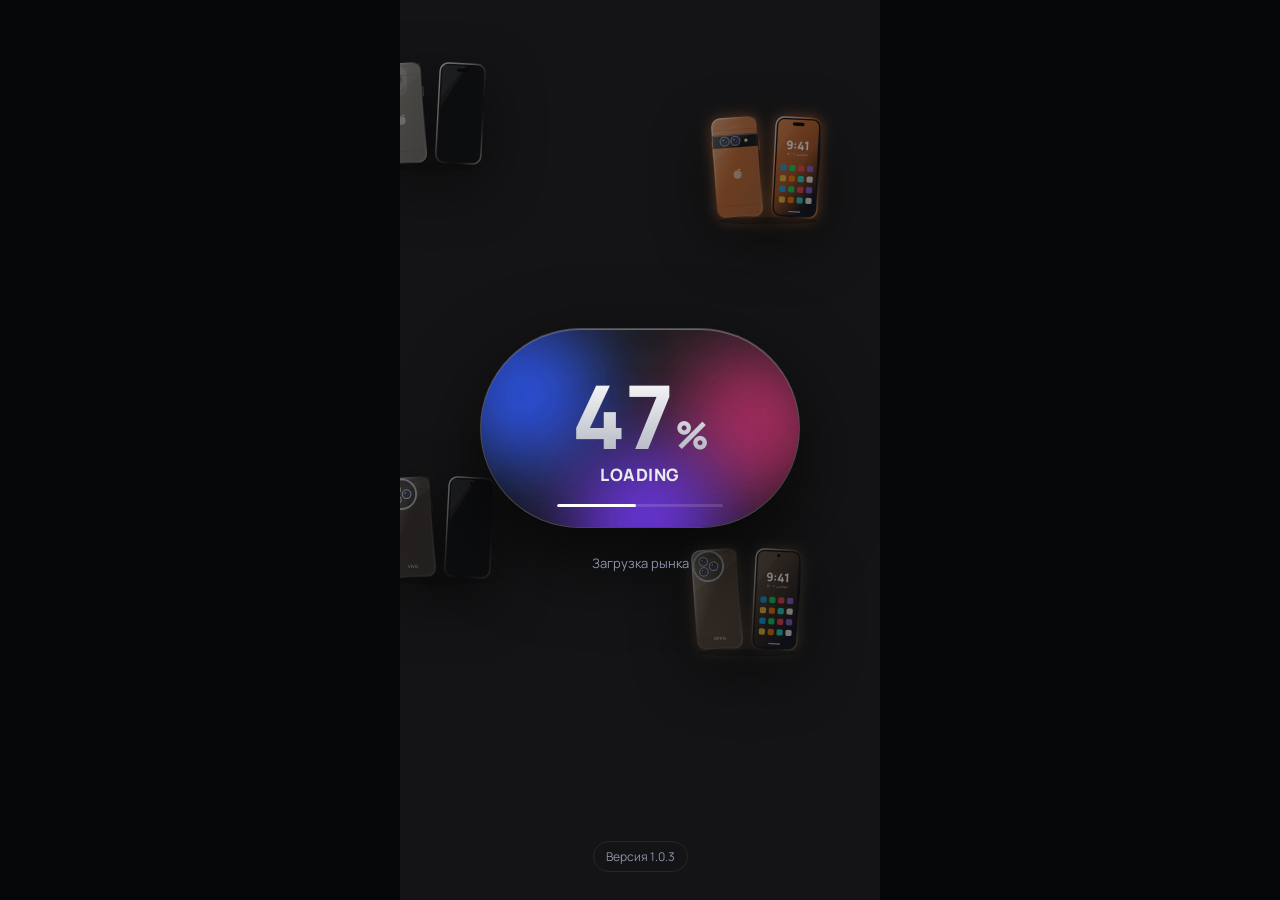
<file: Phone Drop 3223.html>
<!doctype html><html lang="ru"><head><meta charset="utf-8"><meta name="viewport" content="width=device-width,initial-scale=1,viewport-fit=cover"><title>Phone Drop</title>
<link href="https://fonts.googleapis.com/css2?family=Manrope:wght@500;700;800&display=swap" rel="stylesheet">
<style>
:root{--bg:#0a0c11;--s1:#13161e;--s2:#1b1f2a;--s3:#252a38;--tx:#f2f4f8;--mu:#8b93a7;--b:#00aaff;--g:#04e061;--r:#ff4053;--p:#965eeb;--y:#ffc43d;color-scheme:dark;box-sizing:border-box;padding-top:env(safe-area-inset-top,0px);padding-bottom:env(safe-area-inset-bottom,0px)}
*{box-sizing:border-box;-webkit-tap-highlight-color:transparent}html,body{height:100%;margin:0;background:#050608}
body{font-family:Manrope,system-ui,-apple-system,"Segoe UI",sans-serif;color:var(--tx);display:flex;justify-content:center;overflow:hidden}
#app{position:relative;width:100%;max-width:480px;height:100%;background:var(--bg);overflow:hidden;background-image:radial-gradient(600px 300px at 80% -5%,#00aaff22,transparent),radial-gradient(500px 300px at 0% 100%,#965eeb1c,transparent)}
button{font:inherit;color:inherit;border:0;cursor:pointer;transition:transform .15s,filter .2s}button:active{transform:scale(.95)}
.btn{background:var(--b);color:#001826;font-weight:800;padding:12px 16px;border-radius:14px}.btn.g{background:var(--g);color:#032}.btn.d{background:var(--s3);color:var(--tx)}.btn.r{background:#ff405333;color:var(--r)}.btn:disabled{opacity:.4}
#ld{position:absolute;inset:0;z-index:50;background:var(--bg);display:flex;flex-direction:column;align-items:center;justify-content:center;gap:14px;transition:opacity .6s,transform .6s}
#ld.out{opacity:0;transform:scale(1.08);pointer-events:none}
.logo{width:92px;height:92px;border-radius:26px;background:linear-gradient(145deg,var(--b),var(--p));display:grid;place-items:center;font-size:44px;box-shadow:0 0 60px #00aaff55;animation:fl 2.4s ease-in-out infinite}
@keyframes fl{50%{transform:translateY(-8px) rotate(-3deg)}}
.bar{width:220px;height:6px;background:var(--s2);border-radius:9px;overflow:hidden}.bar i{display:block;height:100%;width:5%;background:linear-gradient(90deg,var(--b),var(--g));border-radius:9px;transition:width .1s}
.mu{color:var(--mu);font-size:13px}
#ld{background:radial-gradient(120% 70% at 50% 0%,#12254a,#0a0c11 60%);overflow:hidden;gap:0}
#ld:before,#ld:after{content:"";position:absolute;z-index:0;width:520px;height:520px;border-radius:50%;filter:blur(80px);opacity:.33;animation:dr 9s ease-in-out infinite alternate}
#ld:before{background:#0af;left:-200px;top:-120px}#ld:after{background:#965eeb;right:-220px;bottom:-140px;animation-delay:-4s}
@keyframes dr{to{transform:translate(70px,50px) scale(1.15)}}
.em,.ttl,.sl,.pct,.bar,.dt{position:relative;z-index:1}
.em{width:170px;height:170px;display:grid;place-items:center;margin-bottom:26px}
.or{position:absolute;inset:0;border-radius:50%;border:1.5px dashed #ffffff33;animation:rot 12s linear infinite}
.or.b{inset:-22px;border-style:solid;border-color:#ffffff14;animation-duration:20s;animation-direction:reverse}
.or i{position:absolute;top:-5px;left:50%;width:10px;height:10px;margin-left:-5px;border-radius:50%;background:var(--b);box-shadow:0 0 14px var(--b)}
.or.b i{background:var(--p);box-shadow:0 0 14px var(--p);top:auto;bottom:-5px}
.mk{position:relative;width:108px;height:108px;border-radius:30px;background:linear-gradient(145deg,#00aaff,#6a4cff 70%,#965eeb);box-shadow:0 0 70px #00aaff66,inset 0 2px 0 #ffffff55;display:grid;place-items:center;overflow:hidden;animation:fl 3s ease-in-out infinite}
.mk:after{content:"";position:absolute;inset:0;background:linear-gradient(110deg,transparent 35%,#ffffff55 50%,transparent 65%);transform:translateX(-120%);animation:sh 2.4s .4s infinite}
.mk svg{width:56px;height:64px}
.ttl{font-size:40px;font-weight:800;letter-spacing:-1.2px;background:linear-gradient(90deg,#fff,#9fd8ff 60%,#c9a8ff);-webkit-background-clip:text;background-clip:text;color:transparent}
.sl{margin-top:6px;font-size:14px;color:var(--mu)}
.pct{margin-top:34px;font-size:46px;font-weight:800;letter-spacing:-1.5px;font-variant-numeric:tabular-nums}
.bar{width:240px;height:6px;background:#ffffff14;overflow:visible;margin-top:8px}
.bar i{position:relative;box-shadow:0 0 16px #00aaff99}
.bar i:after{content:"";position:absolute;right:-4px;top:-4px;width:14px;height:14px;border-radius:50%;background:#fff;box-shadow:0 0 18px 4px #00aaff}
.dt{display:flex;gap:10px;margin-top:22px}.dt i{width:9px;height:9px;border-radius:50%;background:#ffffff1f;transition:all .3s}.dt i.on{background:var(--c);box-shadow:0 0 12px var(--c);transform:scale(1.3)}
.vr{position:absolute;z-index:1;bottom:calc(28px + env(safe-area-inset-bottom,0px));font-size:12px;color:var(--mu);padding:6px 12px;border:1px solid #ffffff14;border-radius:20px}
.pt{position:absolute;bottom:-20px;width:5px;height:5px;border-radius:50%;background:#fff;opacity:0;animation:rise 6s linear infinite}
@keyframes rise{10%{opacity:.5}to{transform:translateY(-110vh);opacity:0}}
#home{position:absolute;inset:0;padding:18px 18px 12px;display:flex;flex-direction:column;gap:16px;overflow:auto}
.top{display:flex;justify-content:space-between;align-items:center}.top b{font-size:20px;letter-spacing:-.3px}
.card{background:var(--s1);border:1px solid #ffffff10;border-radius:20px;padding:16px}
.bal{background:linear-gradient(135deg,#0b3a55,#2a1b57 70%);border:1px solid #ffffff1c;position:relative;overflow:hidden}
.bal:after{content:"";position:absolute;inset:0;background:linear-gradient(110deg,transparent 30%,#ffffff14 50%,transparent 70%);transform:translateX(-100%);animation:sh 4s infinite}
@keyframes sh{to{transform:translateX(100%)}}
.big{font-size:34px;font-weight:800;letter-spacing:-1px}
.grid{display:grid;grid-template-columns:repeat(3,1fr);gap:14px}
.ic{display:flex;flex-direction:column;align-items:center;gap:7px;background:none;font-size:12px;font-weight:700;position:relative}
.ic i{width:68px;height:68px;border-radius:20px;display:grid;place-items:center;font-size:30px;font-style:normal;box-shadow:0 10px 24px #0007,inset 0 1px 0 #ffffff33;transition:transform .25s}
.ic:hover i{transform:translateY(-3px)}
.bd{position:absolute;top:-4px;right:12px;background:var(--r);border-radius:20px;min-width:20px;padding:2px 6px;font-size:11px;font-weight:800}
.chip{background:var(--s2);border-radius:20px;padding:8px 13px;font-size:13px;font-weight:700;white-space:nowrap}.chip.on{background:var(--b);color:#001826}
#ov{position:absolute;inset:0;z-index:20;background:var(--bg);display:flex;flex-direction:column;transform:translateY(100%) scale(.96);opacity:0;transition:transform .45s cubic-bezier(.2,.9,.2,1),opacity .3s;pointer-events:none}
#ov.open{transform:none;opacity:1;pointer-events:auto}
.hd{display:flex;align-items:center;gap:10px;padding:14px 16px;border-bottom:1px solid #ffffff0d}.hd b{flex:1;font-size:18px}.hd .m{font-size:13px;color:var(--g);font-weight:800}
#ovb{flex:1;overflow:auto;padding:14px 16px 24px;display:flex;flex-direction:column;gap:12px}
.in>*{animation:up .5s cubic-bezier(.2,.9,.2,1) both}@keyframes up{from{opacity:0;transform:translateY(18px)}}
.mg{display:grid;grid-template-columns:1fr 1fr;gap:12px}
.ph{width:100%;aspect-ratio:1/.85;border-radius:16px;background:radial-gradient(circle at 30% 20%,color-mix(in srgb,var(--c) 45%,#222),#0f121a);display:grid;place-items:center}
.ph svg{width:100%;height:100%;display:block}

.ph.on svg{filter:drop-shadow(0 0 7px color-mix(in srgb,var(--c) 70%,transparent))}
.lc{padding:8px;border-radius:18px;background:var(--s1);border:1px solid #ffffff0d;text-align:left;display:flex;flex-direction:column;gap:5px;cursor:pointer}
.pr{font-weight:800;font-size:17px}.tg{font-size:11px;font-weight:800;padding:3px 8px;border-radius:8px;background:#04e06122;color:var(--g);width:fit-content}.tg.w{background:#ffc43d22;color:var(--y)}
.row{display:flex;gap:10px;align-items:center}.row>.ph{width:72px;flex:none}.fx{flex:1;min-width:0}
.sc{display:flex;gap:8px;overflow:auto;padding-bottom:2px}
.ch{display:flex;gap:12px;align-items:center;padding:12px;background:var(--s1);border-radius:16px;cursor:pointer;position:relative}
.av{width:42px;height:42px;border-radius:50%;background:linear-gradient(135deg,var(--p),var(--b));display:grid;place-items:center;font-weight:800;flex:none}
.msgs{display:flex;flex-direction:column;gap:8px;flex:1}.bu{max-width:80%;padding:10px 13px;border-radius:16px;font-size:14px;line-height:1.35;animation:up .3s both}
.bu.them{background:var(--s2);border-bottom-left-radius:4px}.bu.me{background:var(--b);color:#001826;align-self:flex-end;border-bottom-right-radius:4px;font-weight:700}.bu.sys{align-self:center;background:none;color:var(--mu);font-size:12px}
.dots{display:inline-flex;gap:3px}.dots i{width:6px;height:6px;border-radius:50%;background:var(--mu);animation:dt 1s infinite}.dots i:nth-child(2){animation-delay:.15s}.dots i:nth-child(3){animation-delay:.3s}@keyframes dt{50%{transform:translateY(-4px)}}
#md{position:absolute;inset:0;z-index:40;background:#000a;display:flex;align-items:flex-end;opacity:0;pointer-events:none;transition:opacity .25s;backdrop-filter:blur(6px)}
#md.open{opacity:1;pointer-events:auto}#mb{width:100%;background:var(--s1);border-radius:26px 26px 0 0;padding:20px 18px calc(22px + env(safe-area-inset-bottom,0px));transform:translateY(100%);transition:transform .4s cubic-bezier(.2,.9,.2,1);display:flex;flex-direction:column;gap:12px;max-height:90%;overflow:auto}#md.open #mb{transform:none}
.ring{width:130px;height:130px;border-radius:50%;margin:6px auto;display:grid;place-items:center;font-size:30px;font-weight:800;background:conic-gradient(var(--b) calc(var(--p)*1%),var(--s3) 0);position:relative}
.ring:before{content:"";position:absolute;inset:9px;border-radius:50%;background:var(--s1)}.ring span{position:relative}
.ring.spin{animation:rot 1s linear infinite}@keyframes rot{to{transform:rotate(360deg)}}
.pg{height:8px;background:var(--s3);border-radius:9px;overflow:hidden}.pg i{display:block;height:100%;background:linear-gradient(90deg,var(--p),var(--b));width:0}
#tt{position:absolute;left:50%;top:calc(14px + env(safe-area-inset-top,0px));transform:translate(-50%,-90px);z-index:60;background:#232838;border:1px solid #ffffff22;padding:11px 16px;border-radius:14px;font-weight:700;font-size:14px;transition:transform .4s cubic-bezier(.2,.9,.2,1);max-width:92%;text-align:center}#tt.s{transform:translate(-50%,0)}
.tr{height:90px;position:relative;border-radius:16px;background:var(--s2);overflow:hidden;margin:6px 0}.tr b{position:absolute;top:22px;left:-50px;font-size:40px;animation:mv 1.8s ease-in-out forwards}@keyframes mv{to{left:calc(100% + 10px)}}
.tr:after{content:"";position:absolute;left:0;right:0;bottom:22px;border-top:2px dashed #ffffff2a}
.spin{animation:rot 1s linear infinite}
.osw{display:flex;flex-direction:column;align-items:center;gap:10px;padding-top:4px}
.os{position:relative;width:min(300px,76vw);aspect-ratio:9/19;border-radius:15%/7%;background:#050608;border:5px solid var(--c);box-shadow:0 0 0 2px #000,0 30px 60px #000b,0 0 40px color-mix(in srgb,var(--c) 40%,transparent);padding:4px}
.scr{position:relative;width:100%;height:100%;border-radius:13%/6.2%;overflow:hidden;touch-action:none;user-select:none;color:#fff}
.sb{position:absolute;top:2.5%;left:7%;right:7%;display:flex;justify-content:space-between;font-size:11px;font-weight:800;z-index:3}
.cut{position:absolute;top:1.8%;left:50%;transform:translateX(-50%);background:#000;z-index:4}.cut.i{width:28%;height:2.8%;border-radius:20px}.cut.n{width:44%;height:3.6%;border-radius:0 0 16px 16px;top:0}.cut.p{width:3.4%;aspect-ratio:1;border-radius:50%}
.pgx{position:absolute;inset:0;animation:up .45s cubic-bezier(.2,.9,.2,1) both}
.lk{display:flex;flex-direction:column;align-items:center;padding-top:20%}.lk .tm{font-size:64px;font-weight:800;letter-spacing:-3px;line-height:1.1}.lk .nt{margin-top:26px;background:#ffffff26;backdrop-filter:blur(10px);border-radius:16px;padding:10px 14px;font-size:12px;width:80%}
.swh{position:absolute;bottom:6%;left:0;right:0;text-align:center;font-size:12px;opacity:.85;animation:bob 1.6s ease-in-out infinite}@keyframes bob{50%{transform:translateY(-8px)}}
.oa{display:flex;flex-direction:column;align-items:center;gap:5px;background:none;font-size:10px;font-weight:700}.oa i{width:48px;height:48px;border-radius:14px;display:grid;place-items:center;font-style:normal;font-size:22px;box-shadow:0 6px 14px #0006}
.og{display:grid;grid-template-columns:repeat(4,1fr);gap:16px 4px;padding:18% 6% 0}.dk{position:absolute;bottom:5%;left:6%;right:6%;display:flex;justify-content:space-around;background:#ffffff26;backdrop-filter:blur(14px);border-radius:24px;padding:10px 4px}
.hb{position:absolute;bottom:1.6%;left:34%;right:34%;height:4px;border-radius:4px;background:#fff;opacity:.8;z-index:5;cursor:pointer}
.ap{background:#0c0e14f2;padding:15% 6% 8%;display:flex;flex-direction:column;gap:10px;overflow:auto}
.sws{display:grid;grid-template-columns:repeat(4,1fr);gap:8px}.sws button{aspect-ratio:1;border-radius:12px;border:2px solid #ffffff22}.sws button.on{border-color:#fff}
.sr{display:flex;align-items:center;gap:10px;background:var(--s2);border:1px solid #ffffff14;border-radius:14px;padding:0 14px;height:48px;position:sticky;top:-14px;z-index:5;transition:border-color .2s}.sr:focus-within{border-color:var(--b)}
.sr input{flex:1;min-width:0;background:none;border:0;outline:0;color:var(--tx);font:inherit;font-size:15px}
.mh{font-size:22px;font-weight:800}.sc,.sr,.avg,.card{flex-shrink:0}
#ld{background:#141416}#ld:before,#ld:after{display:none}.fp{opacity:.16}
.lp{position:relative;z-index:1;width:min(320px,82vw);height:200px;border-radius:100px;overflow:hidden;display:flex;flex-direction:column;align-items:center;justify-content:center;background:#ffffff0d;border:1px solid #ffffff30;box-shadow:inset 0 1px 0 #ffffff55,inset 0 -20px 40px #00000040,0 30px 80px #000a;backdrop-filter:blur(24px);animation:lpb 3.2s ease-in-out infinite}
.lp .bl{position:absolute;width:150px;height:150px;border-radius:50%;filter:blur(38px);opacity:.85}.b1{background:#2f5bff;left:-30px;top:-10px;animation:b1 4s ease-in-out infinite alternate}.b2{background:#c0306a;right:-30px;top:20px;animation:b2 5s ease-in-out infinite alternate}.b3{background:#7a3cff;left:90px;bottom:-70px;animation:b3 4.5s ease-in-out infinite alternate}
@keyframes b1{to{transform:translate(90px,30px)}}@keyframes b2{to{transform:translate(-80px,-20px)}}@keyframes b3{to{transform:translate(-40px,-30px) scale(1.2)}}@keyframes lpb{50%{transform:scale(1.03)}}
.lp .nm{position:relative;font-size:88px;font-weight:800;letter-spacing:-4px;line-height:1;background:linear-gradient(180deg,#fff,#b0b4c0);-webkit-background-clip:text;background-clip:text;color:transparent;font-variant-numeric:tabular-nums}.nm small{font-size:38px;letter-spacing:0;margin-left:2px}
.lp .lb2{position:relative;font-size:17px;font-weight:800;letter-spacing:.5px;color:#e8eaf0;margin-top:4px}
.lp .bar2{position:absolute;left:24%;right:24%;bottom:20px;height:3px;border-radius:3px;background:#ffffff22;overflow:hidden}.bar2 i{display:block;height:100%;width:5%;background:#fff;border-radius:3px;transition:width .1s}
.ic i{position:relative;overflow:hidden;box-shadow:0 12px 26px #0009,inset 0 1px 0 #ffffff66,inset 0 -8px 14px #0003}.ic i:after{content:'';position:absolute;inset:0;border-radius:inherit;background:linear-gradient(160deg,#ffffff66,#fff0 48%)}.ic svg{position:relative;z-index:1;filter:drop-shadow(0 2px 3px #0006)}
.hd{background:#0a0c11cc;backdrop-filter:blur(22px)}#mb{transition:transform .55s cubic-bezier(.2,1.05,.2,1)}.card{border-radius:22px}
.ad{animation:up .5s cubic-bezier(.2,.9,.2,1) both}.dts{position:absolute;bottom:6px;left:0;right:0;text-align:center;font-size:7px;letter-spacing:3px;color:#fff9}
.cats{display:flex;gap:10px;overflow:auto;flex-shrink:0}.cat{flex:none;width:76px;background:none;display:flex;flex-direction:column;align-items:center;gap:6px;font-size:11px;font-weight:700;color:var(--mu)}.cat i{width:56px;height:56px;border-radius:18px;background:var(--s2);display:grid;place-items:center;font-style:normal;font-size:24px;transition:all .25s}.cat.on i{background:var(--b);box-shadow:0 8px 20px #00aaff55}.cat.on{color:var(--tx)}
.mnav .pl i{background:var(--b);color:#fff;width:44px;height:44px;border-radius:50%;margin-top:-20px;font-size:28px;display:grid;place-items:center;box-shadow:0 8px 20px #00aaff66}
.bxi{width:56px;height:56px;border-radius:16px;display:grid;place-items:center;flex:none}.bxs{width:110px;height:110px;margin:10px auto;border-radius:28px;display:grid;place-items:center;animation:shk .45s infinite}.bxs svg{width:60px;height:60px}@keyframes shk{25%{transform:rotate(-6deg) scale(1.05)}75%{transform:rotate(6deg) scale(1.05)}}
.os.tb{aspect-ratio:3/4;width:min(340px,88vw);border-radius:7%/5%}.os.tb .scr{border-radius:5.5%/4%}
.bx3{position:relative;width:120px;height:250px;transform-style:preserve-3d}.bx3.au{animation:sp3 9s linear infinite}@keyframes sp3{to{transform:rotateX(-12deg) rotateY(330deg)}}
.fc{position:absolute;inset:0;border-radius:22px;backface-visibility:hidden}.fr{transform:translateZ(7px);border:3px solid var(--c1);box-shadow:inset 0 0 0 2px #000}.bk{transform:rotateY(180deg) translateZ(7px);box-shadow:inset 0 0 0 1px #fff3}
.sl,.sr3{width:14px;left:53px;background:linear-gradient(var(--c1),var(--c2))}.sl{transform:rotateY(-90deg) translateZ(60px)}.sr3{transform:rotateY(90deg) translateZ(60px)}.st,.sb3{height:14px;top:118px;background:linear-gradient(90deg,var(--c1),var(--c2))}.st{transform:rotateX(90deg) translateZ(125px)}.sb3{transform:rotateX(-90deg) translateZ(125px)}
.sc3{position:absolute;inset:6px;border-radius:17px;display:grid;place-items:start center;padding-top:34px;font-size:30px;font-weight:800;color:#fff}.sc3:after{content:'';position:absolute;inset:0;border-radius:inherit;background:linear-gradient(135deg,#ffffff22,#fff0 40%)}
.nt3{position:absolute;top:10px;left:50%;transform:translateX(-50%);width:34px;height:10px;background:#000;border-radius:8px}.nt3.p{width:9px;height:9px;border-radius:50%}.nt3.n{width:56px;top:6px;border-radius:0 0 12px 12px}.nt3.h,.nt3.t{display:none}
.cm3{position:absolute;left:8px;top:8px;width:56px;height:56px;border-radius:16px;background:#0006;border:1px solid #fff4}.cm3.bar3{left:0;right:0;width:auto;border-radius:0;top:30px;height:34px}.cm3 i{position:absolute;width:20px;height:20px;border-radius:50%;background:radial-gradient(circle at 35% 35%,#6c7ca8 0 12%,#0b0e18 40%,#000 70%);box-shadow:0 0 0 2px #aab0ba,0 2px 6px #000}.oa i{position:relative;overflow:hidden}.oa i:after{content:'';position:absolute;inset:0;border-radius:inherit;background:linear-gradient(160deg,#ffffff55,#fff0 50%)}
#nb{position:absolute;left:10px;right:10px;top:calc(8px + env(safe-area-inset-top,0px));z-index:70;display:flex;gap:12px;align-items:center;padding:12px 14px;border-radius:22px;background:#20242fe6;backdrop-filter:blur(18px);border:1px solid #ffffff22;box-shadow:0 14px 40px #000a;transform:translateY(-150%);transition:transform .5s cubic-bezier(.2,.9,.2,1);pointer-events:none}#nb.s{transform:none}#nb i{width:38px;height:38px;border-radius:11px;display:grid;place-items:center;font-style:normal;font-size:20px;background:linear-gradient(145deg,var(--b),var(--p));flex:none}#nb b{display:block;font-size:14px}#nb span{font-size:12px;color:var(--mu)}
.s3{position:relative}.s3:after{content:'';position:absolute;bottom:34px;width:170px;height:30px;border-radius:50%;background:radial-gradient(#000a,#0000 70%);pointer-events:none}
.r3 .ly{transform-style:preserve-3d;transform:translateZ(calc(var(--z)*var(--e,1)))}.r3 .ly.sel{transform:translateZ(calc(var(--z)*var(--e,1) + 40px))}.r3 .ly:before{content:'';position:absolute;inset:0;border-radius:inherit;transform:translateZ(-7px);background:#000c}
.r3 .l0{background:linear-gradient(160deg,#0a0f1d,#1c2f66)}.r3 .l3{background:repeating-linear-gradient(90deg,#ffffff0d 0 2px,#0000 2px 9px),linear-gradient(160deg,#0f4a38,#0a2a20)}.r3 .l1{background:repeating-linear-gradient(0deg,#0000 0 23px,#0003 23px 24px),linear-gradient(145deg,#dfe4ea,#8591a0)}
.av4{width:34px;height:34px;display:block;background:radial-gradient(circle at 28% 28%,#04e061 0 25%,#0000 26%),radial-gradient(circle at 72% 28%,#0af 0 25%,#0000 26%),radial-gradient(circle at 28% 72%,#ff4053 0 25%,#0000 26%),radial-gradient(circle at 72% 72%,#965eeb 0 25%,#0000 26%)}
.s3{perspective:900px;height:370px;display:grid;place-items:center;touch-action:none;user-select:none;background:radial-gradient(circle at 50% 60%,#1b2236,#0a0c11 70%);border-radius:22px;overflow:hidden}
.r3{position:relative;width:140px;height:290px;transform-style:preserve-3d;transition:transform .5s}
.ly{position:absolute;inset:0;border-radius:20px;transform:translateZ(var(--z));transition:transform .5s cubic-bezier(.2,.9,.2,1),opacity .4s,box-shadow .3s;cursor:pointer;display:grid;place-items:center;font-size:10px;font-weight:800;border:1.5px solid color-mix(in srgb,var(--q) 70%,#fff3);color:#fff;text-shadow:0 1px 3px #000}
.ly.sel{transform:translateZ(calc(var(--z) + 36px));box-shadow:0 0 26px 3px var(--q)}.ly.mt{opacity:.22;border-style:dashed;background:none!important}
.ly.out{animation:lout .6s cubic-bezier(.5,0,.8,.4) forwards}.ly.in{animation:lin .8s cubic-bezier(.2,.9,.2,1) both}
@keyframes lout{to{transform:translate3d(0,-280px,260px) rotateZ(24deg);opacity:0}}@keyframes lin{from{transform:translate3d(0,-280px,260px) rotateZ(-24deg);opacity:0}}
.l0{background:linear-gradient(160deg,#0b1020,#23386f)}.l3{background:linear-gradient(160deg,#0f4a38,#0a2a20)}.l1{inset:40% 9% 8% 9%;background:linear-gradient(145deg,#cfd6dd,#8a96a3);color:#10151b;text-shadow:none}.l2{inset:4% 50% 76% 8%;background:radial-gradient(circle at 30% 50%,#4a5578 0 13%,#0000 14%),radial-gradient(circle at 70% 50%,#4a5578 0 13%,#0000 14%),#101216;border-radius:14px}.l4{background:linear-gradient(160deg,color-mix(in srgb,var(--c) 60%,#0000),color-mix(in srgb,var(--c2) 60%,#0000))}
.cp{position:absolute;background:#1b1f27;border:1px solid #ffffff33;border-radius:4px}
.oa i{border-radius:var(--ir,14px)}.i-t .oa i{background:#cfd8ff!important;color:#1b1b3a}.i-m .oa i{background:#ffffff1f!important;border:1px solid #fff6;font-family:DejaVu Sans Mono,monospace}
.k-l .lk,.k-s .lk,.k-d .lk{align-items:flex-start;padding-left:8%}.k-l .lk .tm{font-size:46px;letter-spacing:-2px}.k-s .lk .tm{font-size:64px;letter-spacing:-3px}.k-d .lk{font-family:DejaVu Sans Mono,monospace;text-transform:uppercase}.k-d .lk .tm{font-size:40px;letter-spacing:3px}
.n-3 .hb{display:none}.n-3 .scr:after{content:'◁   ○   ▢';position:absolute;bottom:1.2%;left:0;right:0;text-align:center;font-size:13px;letter-spacing:.9em;opacity:.8;z-index:5;pointer-events:none}
.mnav{position:sticky;bottom:-24px;margin:6px -16px -24px;display:flex;background:#0d1017f2;backdrop-filter:blur(14px);border-top:1px solid #ffffff12;padding:8px 6px calc(8px + env(safe-area-inset-bottom,0px));z-index:6}
.mnav button{flex:1;background:none;display:flex;flex-direction:column;align-items:center;gap:2px;font-size:10px;font-weight:700;color:var(--mu);position:relative;transition:color .2s}.mnav i{font-style:normal;font-size:20px}.mnav button.on{color:var(--b)}.mnav b{position:absolute;top:-2px;right:18%;background:var(--r);color:#fff;border-radius:10px;padding:1px 5px;font-size:10px}
.avg{display:grid;grid-template-columns:1fr 1fr;gap:16px 10px}.ad{display:flex;flex-direction:column;gap:3px;cursor:pointer;transition:transform .2s}.ad:active{transform:scale(.97)}.ad .im{position:relative;border-radius:14px;overflow:hidden}.ad .ht{position:absolute;top:8px;right:8px;width:30px;height:30px;border-radius:50%;background:#0009;display:grid;place-items:center;font-size:16px;z-index:2}.ad .pr2{font-size:18px;font-weight:800;margin-top:4px}.ad .tt{font-size:14px;font-weight:600;line-height:1.25}.ad .gr{font-size:12px;color:var(--mu)}
.pf{display:flex;flex-direction:column;align-items:center;gap:8px;padding:10px}.pa{width:92px;height:92px;border-radius:50%;background:linear-gradient(145deg,var(--b),var(--p));display:grid;place-items:center;font-size:40px;font-weight:800;box-shadow:0 10px 30px #0006}
.bt2{height:7px;background:#ffffff1a;border-radius:6px;overflow:hidden}.bt2 i{display:block;height:100%;background:linear-gradient(90deg,#1fe5d0,#0a7cff);border-radius:6px;transition:width .6s}
.wd{margin:0 6%;padding:14px;border-radius:22px;background:#ffffff22;backdrop-filter:blur(12px);font-size:11px}.wd .wt{font-size:34px;font-weight:800;letter-spacing:-1px;line-height:1}
.fp{position:absolute;width:140px;opacity:.5;filter:drop-shadow(0 20px 30px #000);animation:fpf 6s ease-in-out infinite alternate;z-index:0}.fp .ph{background:none}@keyframes fpf{to{transform:translateY(-24px) rotate(4deg)}}
.card,.chip,.btn{transition:transform .15s,background .25s,opacity .25s}
@media(prefers-reduced-motion:reduce){*{animation-duration:.01s!important;transition-duration:.01s!important}}
</style></head><body>
<div id="app">
<div id="ld"><i class="pt" style="left:8%;animation-delay:-1s"></i><i class="pt" style="left:22%;animation-delay:-3.5s;animation-duration:7s"></i><i class="pt" style="left:37%;animation-delay:-5s"></i><i class="pt" style="left:51%;animation-delay:-2s;animation-duration:8s"></i><i class="pt" style="left:66%;animation-delay:-4.2s"></i><i class="pt" style="left:80%;animation-delay:-.5s;animation-duration:7s"></i><i class="pt" style="left:92%;animation-delay:-3s"></i><div class="em"><div class="or"><i></i></div><div class="or b"><i></i></div><div class="mk"><svg viewBox="0 0 56 64"><rect x="12" y="2" width="32" height="60" rx="8" fill="none" stroke="#fff" stroke-width="3.5"/><rect x="17.5" y="8" width="14" height="14" rx="4.5" fill="#fff"/><circle cx="28" cy="53" r="2.4" fill="#fff"/></svg></div></div><div class="ttl">Phone Drop</div><div class="sl">Покупай. Улучшай. Продавай.</div><div class="pct" id="pc">5%</div><div class="bar"><i id="pb"></i></div><div class="mu" id="ph" style="margin-top:16px;position:relative;z-index:1">Запуск ядра</div><div class="dt"><i style="--c:#9aa3b5"></i><i style="--c:#2b5bd7"></i><i style="--c:#ff6a00"></i><i style="--c:#f5c400"></i><i style="--c:#e11d48"></i><i style="--c:#34a853"></i></div><div class="vr">Версия 1.0.3</div></div>
<div id="home"></div>
<div id="ov"><div class="hd"><button class="chip" onclick="A.back()">‹ Назад</button><b id="ot"></b><span class="m" id="om"></span></div><div id="ovb"></div></div>
<div id="md" onclick="if(event.target===this)closeM()"><div id="mb"></div></div>
<div id="tt"></div>
</div>
<script>
const $=s=>document.querySelector(s),rnd=(a,b)=>a+Math.random()*(b-a),ri=(a,b)=>Math.floor(rnd(a,b+1)),pick=a=>a[ri(0,a.length-1)],r100=n=>Math.round(n/100)*100;
const rub=n=>Math.round(n).toLocaleString('ru-RU').replace(/\u00a0/g,' ')+' ₽';
const TG=window.Telegram&&Telegram.WebApp;try{TG&&(TG.ready(),TG.expand(),TG.setHeaderColor&&TG.setHeaderColor('#0a0c11'))}catch(e){}
const hp=()=>{snd('tap');try{S.cfg.hap&&TG&&TG.HapticFeedback.impactOccurred('light')}catch(e){}};
const PH=[['Apple','iPhone 11',22000,540000],['Apple','iPhone 13',42000,790000],['Apple','iPhone 14 Pro',75000,950000],['Apple','iPhone 15 Pro',98000,1450000],['Samsung','Galaxy A54',24000,560000],['Samsung','Galaxy S22',38000,1000000],['Samsung','Galaxy S24 Ultra',90000,1700000],['Xiaomi','Xiaomi 13T',32000,1050000],['Xiaomi','Xiaomi 14',52000,1900000],['POCO','POCO X5 Pro',17000,580000],['POCO','POCO F5',24000,1050000],['POCO','POCO F6',30000,1550000],['Redmi','Redmi Note 12',13000,420000],['Redmi','Redmi Note 13 Pro',20000,560000],['Google','Pixel 7',28000,750000],['OnePlus','OnePlus 11',40000,1250000],['Nothing','Nothing Phone 2',32000,700000],['Realme','Realme GT Neo 5',21000,900000],['Vivo','Vivo X300 Ultra',92000,3900000],['Google','Pixel 11 Pro XL',88000,2300000],['Xiaomi','Xiaomi 17 Pro Max',85000,3800000],['Apple','iPhone Duo',95000,2800000],['Apple','iPhone 18 Pro Max',128000,3300000],['OnePlus','OnePlus 15',62000,3700000],['Samsung','Galaxy S24',42000,1600000],['OnePlus','OnePlus 6T',6500,310000],['Tecno','Tecno Pova 7 Ultra 5G',21000,950000],['POCO','POCO X8 Pro Max',34000,2600000],['iQOO','iQOO Neo 11',36000,3300000],['iQOO','iQOO 15R',41000,3500000],['Samsung','Galaxy S10+',8500,440000],['OPPO','OPPO Find X9 Ultra',88000,3900000],['Huawei','Huawei Pura 80',68000,1700000],['RedMagic','RedMagic 10 Pro',54000,3600000],['Xiaomi','Mi 10 Ultra',14000,650000],['Apple','iPhone 7 Plus',9000,230000],['Apple','iPhone 16 Pro',82000,2500000],['Apple','iPhone 15',52000,1650000],['Samsung','Galaxy S25 Ultra',95000,3700000],['Google','Pixel 9 Pro',62000,1500000],['Xiaomi','Xiaomi 15 Ultra',88000,3600000],['Honor','Honor Magic7 Pro',70000,3500000],['Nothing','Nothing Phone (3)',48000,2000000],['Infinix','Infinix GT 30 Pro',24000,1600000],['Realme','Realme GT 7 Pro',56000,3300000],['Redmi','Redmi K80 Pro',38000,3400000],['Apple','iPhone 17 Pro Max',125000,3600000],['Apple','iPhone Air',78000,2400000],['Samsung','Galaxy Z Fold7',140000,3700000],['Samsung','Galaxy Z Flip7',72000,2900000],['Google','Pixel 10 Pro',80000,2000000],['Xiaomi','Xiaomi 17',70000,3600000],['OnePlus','OnePlus 15R',45000,3000000],['Nothing','Nothing Phone (3a)',28000,1300000],['Motorola','Razr 60 Ultra',85000,3000000],['Realme','Realme GT 8 Pro',58000,3700000],['Honor','Honor Magic8 Pro',78000,3700000],['POCO','POCO F7 Ultra',46000,3400000],['Redmi','Redmi Note 14 Pro+',25000,1300000],['iQOO','iQOO 15',52000,3800000],['Vivo','Vivo X200 Pro',70000,3200000],['Apple','iPad Pro 13 M5',110000,3500000],['Apple','iPad Air 11',55000,2100000],['Samsung','Galaxy Tab S10 Ultra',90000,2900000],['Xiaomi','Xiaomi Pad 7 Pro',38000,2200000],['OnePlus','OnePlus Pad 3',52000,3400000],['Huawei','MatePad Pro 13.2',70000,1500000]];const RARE=[21,34,35];
const COL={Apple:'#9aa3b5',Samsung:'#2b5bd7',Xiaomi:'#ff6a00',POCO:'#f5c400',Redmi:'#e11d48',Google:'#34a853',OnePlus:'#e0213a',Nothing:'#d8dbe2',Realme:'#e8c200'};
const CT={'Москва':{x:55.75,y:37.62,m:1.08},'Санкт-Петербург':{x:59.93,y:30.33,m:1.04},'Казань':{x:55.79,y:49.12,m:.97},'Екатеринбург':{x:56.84,y:60.6,m:.95},'Новосибирск':{x:55.03,y:82.92,m:.9},'Сочи':{x:43.6,y:39.72,m:1}};
const BB={'Москва':{Apple:1.06},'Сочи':{Apple:1.05},'Новосибирск':{Xiaomi:1.1,POCO:1.1,Redmi:1.1},'Казань':{Samsung:1.07},'Екатеринбург':{Google:1.08,OnePlus:1.08},'Санкт-Петербург':{Nothing:1.08,Apple:1.02}};
const CK=Object.keys(CT),NM=['Алексей','Дмитрий','Марина','Ирина','Сергей','Олег','Анна','Павел','Катя','Игорь','Тимур','Вика'];
const TR={bus:{n:'Автобус',e:'🚌',r:2.4,b:200,sp:650},train:{n:'Поезд',e:'🚆',r:3.8,b:500,sp:1000},plane:{n:'Самолёт',e:'✈️',r:7,b:2500,sp:99999}};
const KEY='phonedrop_v1';let S,cur=null,arg=null,F='Все',TY=null;
const fresh=()=>({v:1,cfg:{wp:0,ac:'#00aaff',hap:1,sure:0,free:0},money:35000,day:1,city:'Москва',uid:1,inv:[],lst:{},chats:[],hist:[],deals:0,profit:0,pts:0});
try{S=JSON.parse(localStorage.getItem(KEY))}catch(e){}if(!S||!S.v)S=fresh();S.cfg=Object.assign({wp:0,ac:'#00aaff',hap:1,sure:0,free:0},S.cfg||{});
const save=()=>{try{localStorage.setItem(KEY,JSON.stringify(S))}catch(e){}};
const cm=(c,b)=>CT[c].m*((BB[c]||{})[b]||1);
const val=(p,c=S.city)=>{const P=PH[p.m];return r100(P[2]*(.45+.55*p.c/100)*(1+.12*p.u)*(p.v?1.04:1)*cm(c,P[0])*(RARE.includes(p.m)?2.2:1)*(1+.05*Math.sin(S.day*.6+p.m*1.7)+.03*Math.sin(S.day*1.7+p.m)))};
const cond=c=>c>=90?'Как новый':c>=75?'Хорошее':c>=55?'Б/у':'Нужен ремонт';
const DS=[['sq2','#b9dfc9','#86bfa3','n',''],['diag2','#e9aab8','#c47b8c','n',''],['tri','#54456e','#2a2140','i',''],['tri','#9a948b','#5d5953','i',''],['col3','#c8b9ee','#9a88d2','p',''],['col3c','#3e5f4d','#20382c','p',''],['col4','#7d7d82','#3d3d41','p',''],['ring','#93b5d6','#5b82ac','p',''],['bigsq','#ececef','#c3c6cd','p',''],['col2','#f4c500','#c79a00','p',''],['sq3','#2d3350','#12152a','p',''],['sq3','#aeb8c2','#7d8893','p',''],['col3','#6eaadb','#3f7aae','p',''],['sq3','#8062ad','#4d3776','p',''],['bar','#30343a','#15171b','p',''],['ring','#33665a','#173a30','p',''],['nt','#f2f2f2','#cfd0d3','p',''],['sq3','#f6a300','#262626','p','s'],['ring','#4a3f38','#1c1815','p',''],['bar','#cfd9d4','#9eb0a8','p',''],['bigsq','#2f3b4c','#11151d','p',''],['tri','#c9cacf','#8f9199','i','f'],['bar','#dc7b3a','#a24f1c','i',''],['sq3','#2b3442','#10141b','p',''],['col3','#b9a7d8','#8f7bb8','p',''],['col2','#1d1e22','#0a0a0c','n',''],['col3','#1f4a3f','#0d1f1b','p',''],['sq3','#27292e','#0f1013','p',''],['sq3','#f4f4f6','#c9cad1','p','s'],['sq3','#7c2e55','#3c1429','p',''],['h3','#e7e9ef','#b8a6da','p',''],['ring','#6b5744','#2e231a','p',''],['ring','#f1ede4','#cdbfa6','p',''],['nt','#1b1316','#08050a','p',''],['bigsq','#e8e3d6','#a89e86','p',''],['h2','#17181b','#050506','h',''],['tri','#c9b8a3','#9d8a74','i',''],['diag2','#a6bcd1','#7b94ad','i',''],['col4','#9aa3b0','#5c6573','p',''],['bar','#e8e0d8','#bdb2a6','p',''],['ring','#2a2c30','#0e0f12','p',''],['ring','#9aa4a8','#5d6669','p',''],['nt','#1c1c1e','#0a0a0b','p',''],['sq3','#dfe7f2','#9db0cc','p',''],['ring','#c9602f','#7e3216','p',''],['sq3','#2f3b52','#141a29','p',''],['bar','#d9792e','#a24e18','i',''],['one','#1f2022','#0b0b0c','i',''],['col3','#26293a','#0e1018','p','f'],['col2','#9bb7e8','#6c8ac2','p','f'],['bar','#cfd5e0','#97a1b3','p',''],['x17','#2b2f3a','#0f1117','p',''],['sq3','#d0d6e0','#9aa4b4','p',''],['nt','#f2f2f2','#cfd0d3','p',''],['col2','#c64d78','#8a2a50','p','f'],['sq3','#d4e9ff','#7fb4e8','p',''],['ring','#e9e3da','#c1b6a4','p',''],['sq3','#262a31','#0e1015','p',''],['sq3','#6f8fd1','#3e5aa0','p',''],['sq3','#101114','#25272c','p','s'],['vivo','#1c1d21','#08080a','p',''],['h2','#c6c8cc','#8e9096','t','t'],['h2','#a7b8d6','#7f93b8','t','t'],['h2','#8e9099','#4f5159','t','t'],['h2','#d9dde4','#a9afbd','t','t'],['h2','#3e5a52','#1d2f2a','t','t'],['h2','#f2efe8','#cfc6b0','t','t']];
let AN=0;
const lz0=(x,y,r,ms)=>`<circle cx="${x}" cy="${y}" r="${r}" fill="#07080b" stroke="${ms}" stroke-width="1.1"/><circle cx="${x}" cy="${y}" r="${r*.58}" fill="#18264a"/><circle cx="${x}" cy="${y}" r="${r*.3}" fill="#0a0f1e"/><circle cx="${x-r*.28}" cy="${y-r*.28}" r="${r*.17}" fill="#fff" opacity=".75"/>`;
const lz=(x,y,r,ms)=>`<circle cx="${x}" cy="${y}" r="${r+1}" fill="#000" opacity=".45"/>`+lz0(x,y,r,ms)+`<circle cx="${x}" cy="${y}" r="${r*.78}" fill="none" stroke="#8a6cff" stroke-opacity=".35" stroke-width=".35"/><ellipse cx="${x+r*.25}" cy="${y+r*.3}" rx="${r*.3}" ry="${r*.14}" fill="#5aa0ff" opacity=".28" transform="rotate(-30 ${x} ${y})"/>`;
function art(m,on,c=100){const [lay,c1,c2,cut,fl]=DS[m],n=++AN,br=PH[m][0],w=fl=='t'?50:38,h=fl=='t'?70:84,ms=br=='Apple'?'#767a82':'#a9afb9';
const back=(x,y)=>{const L=(a,b,r)=>lz(x+a,y+b,r,ms),F=(a,b)=>`<circle cx="${x+a}" cy="${y+b}" r="1.4" fill="#ffe6a0"/>`,I=(a,b,ww,hh,r)=>`<rect x="${x+a}" y="${y+b}" width="${ww}" height="${hh}" rx="${r}" fill="url(#i${n})" stroke="#fff" stroke-opacity=".3" stroke-width=".5"/>`;let k='';
if(fl=='f')k+=`<rect x="${x+18.6}" y="${y}" width=".8" height="${h}" fill="#000" opacity=".35"/>`;if(fl=='s')k+=`<rect x="${x+15.5}" y="${y}" width="7" height="${h}" fill="#141414"/><rect x="${x+18.7}" y="${y}" width=".6" height="${h}" fill="#fff" opacity=".6"/>`;
switch(lay){
case'sq2':k+=I(3,3,19,20,5)+L(9,9.5,4.2)+L(9,17.5,4.2)+F(17,7);break;
case'diag2':k+=I(3,3,20,20,5)+L(8.5,8.5,4.2)+L(16,16,4.2)+F(17,7);break;
case'tri':k+=I(3,3,22,23,5.5)+L(9,9,4)+L(9,17,4)+L(17,13,4)+F(17,21);break;
case'col3':k+=L(9,9,3.8)+L(9,18,3.8)+L(9,27,3.8)+F(16,9);break;
case'col3c':k+=I(4,4,12.5,30,6.25)+L(10.2,10.5,3.6)+L(10.2,19.5,3.6)+L(10.2,28.5,3.6)+F(19,10);break;
case'col4':k+=L(9,9,3.8)+L(9,17.5,3.8)+L(9,26,3.8)+L(9,34.5,3.8)+L(18,13,2)+L(18,22,2);break;
case'ring':k+=`<circle cx="${x+13.5}" cy="${y+13.5}" r="12.5" fill="#000" fill-opacity=".4" stroke="${ms}" stroke-width="1.6"/>`+L(9.5,9.5,3.6)+L(9.5,18,3.6)+L(18,13.8,3.6);break;
case'bigsq':k+=I(3,3,28,28,7)+L(18,18,8)+L(9,9,3)+L(25,9,3);break;
case'sq3':k+=I(3,3,23,21,5.5)+L(9,9,3.6)+L(18,9,3.6)+L(13.5,18,3.6)+F(21,18);break;
case'one':k+=`<rect x="${x}" y="${y+4}" width="${w}" height="17" fill="#fff" fill-opacity=".1"/>`+L(w/2,12.5,4.8)+F(w/2+9,9);break;case'vivo':k+=`<circle cx="${x+14.5}" cy="${y+16}" r="14" fill="#07080b" stroke="url(#f${n})" stroke-width="2"/><circle cx="${x+14.5}" cy="${y+16}" r="11.6" fill="none" stroke="#fff" stroke-opacity=".15" stroke-width=".4"/><text x="${x+14.5}" y="${y+30.4}" font-size="2.2" text-anchor="middle" fill="#fff" fill-opacity=".55" font-weight="800">ZEISS</text>`+L(9.5,11.5,4.4)+L(19.5,11.5,4.4)+L(14.5,20.5,5.2)+F(22,26);break;case'x17':k+=I(2.5,2.5,29,29,8)+L(9.5,9.5,4.6)+L(9.5,23,4.6)+`<rect x="${x+17}" y="${y+6}" width="11" height="22" rx="3.6" fill="#0a1226" stroke="#fff" stroke-opacity=".3" stroke-width=".4"/><text x="${x+22.5}" y="${y+14}" font-size="3.6" font-weight="800" text-anchor="middle" fill="#9fe0ff">9:41</text><circle cx="${x+22.5}" cy="${y+21}" r="2.6" fill="#1fe5d0" opacity=".7"/><text x="${x+16}" y="${y+34}" font-size="1.9" fill="#fff" fill-opacity=".6" text-anchor="middle" font-weight="800">LEICA</text>`;break;case'h3':k+=L(11,10,3.6)+L(19,10,3.6)+L(27,10,3.6)+F(19,17);break;case'h2':k+=L(10,9,3.8)+L(19,9,3.8)+F(27,8);break;case'col2':k+=L(9.5,9.5,4.4)+L(9.5,19,4.4)+F(17,9.5);break;
case'bar':k+=`<rect x="${x}" y="${y+14}" width="${w}" height="11" fill="#0b0c0f"/><rect x="${x}" y="${y+14}" width="${w}" height="1.1" fill="${ms}" opacity=".7"/>`+L(10,19.5,3.8)+L(19,19.5,3.8)+F(28,19.5);break;
default:k+=`<circle cx="${x+19}" cy="${y+46}" r="10" fill="none" stroke="#000" stroke-opacity=".2" stroke-width=".8"/><path d="M${x+8} ${y+64}h22M${x+8} ${y+68}h14M${x+19} ${y+36}v-8" stroke="#000" stroke-opacity=".25" stroke-width=".7"/><circle cx="${x+30}" cy="${y+76}" r="1.2" fill="#ff3b30"/>`+L(9,9,3.8)+L(9,18,3.8)}
k+=br=='Apple'?`<circle cx="${x+w/2}" cy="${y+48}" r="3.4" fill="#fff" fill-opacity=".55"/><ellipse cx="${x+20.5}" cy="${y+43.8}" rx="1.3" ry=".6" fill="#fff" fill-opacity=".55"/>`:`<text x="${x+w/2}" y="${y+h-8}" text-anchor="middle" font-size="3.6" font-weight="800" fill="#fff" fill-opacity=".55">${br.toUpperCase()}</text>`;
const sc=c<75?Math.min(5,Math.ceil((75-c)/8)):0;for(let i=0;i<sc;i++)k+=`<path d="M${x+6+i*5} ${y+34+(i*13)%34}l${6+i} ${-4-i}" stroke="#fff" stroke-opacity=".35" stroke-width=".35"/>`;
return `<g transform="rotate(-4 ${x+19} ${y+42})"><rect x="${x+w-.2}" y="${y+20}" width="1.4" height="9" rx=".6" fill="${c2}"/><rect x="${x-1.2}" y="${y+18}" width="1.4" height="6" rx=".6" fill="${c2}"/><rect x="${x-1.2}" y="${y+26}" width="1.4" height="6" rx=".6" fill="${c2}"/><rect x="${x}" y="${y}" width="${w}" height="${h}" rx="7" fill="url(#g${n})" stroke="url(#f${n})" stroke-width="1"/>${k}<path d="M${x} ${y+h*.15}L${x+w} ${y}L${x+w} ${y+h*.12}L${x} ${y+h*.42}Z" fill="#fff" opacity=".07"/><path d="M${x} ${y+10}h${w}M${x} ${y+h-10}h${w}" stroke="#000" stroke-opacity=".16" stroke-width=".5"/><rect x="${x+1}" y="${y+1}" width="${w-2}" height="${h-2}" rx="6" fill="none" stroke="#fff" stroke-opacity=".12" stroke-width=".5"/><rect x="${x}" y="${y}" width="${w}" height="${h}" rx="7" fill="url(#s${n})"/></g>`};
const front=(x,y)=>{const sx=x+1.8,sy=y+1.8,sw=w-3.6,sh=h-3.6;let k=`<rect x="${x}" y="${y}" width="${w}" height="${h}" rx="7" fill="#0a0b0f" stroke="url(#f${n})" stroke-width="1.2"/><rect x="${sx}" y="${sy}" width="${sw}" height="${sh}" rx="5.3" fill="${on?`url(#w${n})`:'#06070a'}"/>`;
if(on)k+=`<text x="${x+19}" y="${y+27}" text-anchor="middle" font-size="10" font-weight="800" fill="#fff">9:41</text><text x="${x+19}" y="${y+32}" text-anchor="middle" font-size="2.6" fill="#fff" fill-opacity=".8">Вт, 4 ноября</text><rect x="${x+14}" y="${y+h-5}" width="10" height=".9" rx=".45" fill="#fff" fill-opacity=".7"/>`;else k+=`<path d="M${sx} ${sy}h${sw*.6}L${sx} ${sy+sh*.45}Z" fill="#fff" fill-opacity=".07"/>`;
k+=`<path d="M${sx} ${sy}h${sw*.55}L${sx} ${sy+sh*.35}Z" fill="#fff" fill-opacity=".06"/>`;if(on)for(let r=0;r<4;r++)for(let q=0;q<4;q++)k+=`<rect x="${x+5.5+q*7.5}" y="${y+40+r*9}" width="5.2" height="5.2" rx="1.4" fill="${['#0af','#04e061','#ff4053','#965eeb','#ffc43d','#ff7a00','#1fe5d0','#fff'][(r*4+q)%8]}" opacity=".85"/>`;k+=cut=='t'?`<circle cx="${x+w/2}" cy="${y+3.4}" r="1.2" fill="#000"/>`:cut=='h'?`<circle cx="${x+19}" cy="${y+h-5.5}" r="2.6" fill="none" stroke="#555" stroke-width=".6"/>`:cut=='n'?`<rect x="${x+12}" y="${y+1.8}" width="14" height="3.8" rx="1.9" fill="#000"/>`:cut=='i'?`<rect x="${x+14}" y="${y+4}" width="10" height="3" rx="1.5" fill="#000"/>`:`<circle cx="${x+19}" cy="${y+5}" r="1.3" fill="#000"/>`;
if(fl=='f')k+=`<rect x="${x+18.6}" y="${y+2}" width=".8" height="${h-4}" fill="#fff" opacity=".18"/>`;if(c<50)k+=`<path d="M${x+w-4} ${y+2}L${x+25} ${y+20}L${x+30} ${y+32}M${x+25} ${y+20}L${x+14} ${y+27}L${x+10} ${y+40}" stroke="#fff" stroke-opacity=".6" stroke-width=".4" fill="none"/>`;
return `<g transform="rotate(3 ${x+19} ${y+42})">${k}</g>`};
return `<div class="ph ${on?'on':''}" style="--c:${c1}"><svg viewBox="0 0 118 100"><defs><linearGradient id="g${n}" x1="0" y1="0" x2="1" y2="1"><stop offset="0" stop-color="${c1}"/><stop offset="1" stop-color="${c2}"/></linearGradient><linearGradient id="s${n}" x1="0" y1="0" x2="1" y2="1"><stop offset="0" stop-color="#fff" stop-opacity=".3"/><stop offset=".45" stop-color="#fff" stop-opacity="0"/><stop offset="1" stop-color="#fff" stop-opacity=".1"/></linearGradient><linearGradient id="w${n}" x1="0" y1="0" x2=".6" y2="1"><stop offset="0" stop-color="${c1}"/><stop offset=".6" stop-color="${c2}"/><stop offset="1" stop-color="#0a0c14"/></linearGradient><linearGradient id="f${n}" x1="0" y1="0" x2="1" y2="1"><stop offset="0" stop-color="#fff" stop-opacity=".85"/><stop offset=".35" stop-color="${c1}"/><stop offset=".7" stop-color="#000" stop-opacity=".55"/><stop offset="1" stop-color="${c1}"/></linearGradient><linearGradient id="i${n}" x1="0" y1="0" x2="1" y2="1"><stop offset="0" stop-color="#fff" stop-opacity=".26"/><stop offset="1" stop-color="#fff" stop-opacity=".05"/></linearGradient></defs><ellipse cx="59" cy="95" rx="42" ry="3" fill="#000" opacity=".45"/>${front(fl=='t'?66:64,8)}${back(14,8)}</svg></div>`}
const toast=t=>{snd('pop');const e=$('#tt');e.textContent=t;e.classList.add('s');clearTimeout(toast.t);toast.t=setTimeout(()=>e.classList.remove('s'),2400)};
const showM=h=>{if(/Успех|рекорд/.test(h))snd('ok');else if(h.includes('Неудача'))snd('bad');else if(h.includes('Включение'))snd('boot');$('#mb').innerHTML=h;$('#md').classList.add('open')},closeM=()=>$('#md').classList.remove('open');
function pay(a,d){S.money+=a;S.hist.unshift({t:d,a,d:S.day});S.hist.length=Math.min(S.hist.length,40);save();snd(a>0?'coin':a<0?'buy':'tap')}
function gen(city){const a=[];for(let i=0;i<12;i++){let m=ri(0,PH.length-1);if(RARE.includes(m)&&Math.random()>.12)m=ri(0,17);const c=ri(40,99),v=val({m,c,u:0,v:0},city),price=r100(v*rnd(.82,1.22));a.push({id:S.uid++,m,c,price,floor:Math.min(price,r100(v*rnd(.72,.92))),sel:pick(NM),rt:(rnd(3.8,5)).toFixed(1),bt:ri(70,100),tm:ri(8,21)+':'+String(ri(0,59)).padStart(2,'0'),city})}S.lst[city]={d:S.day,a};save()}
const lst=()=>{if(!S.lst[S.city]||S.lst[S.city].d!==S.day)gen(S.city);return S.lst[S.city].a};
const unread=()=>S.chats.filter(c=>c.u).length;
const nw=()=>S.money+S.inv.reduce((s,p)=>s+val(p),0);
/* ---------- HOME ---------- */
const APPS=[['market','Avito','<span class="av4"></span>','linear-gradient(145deg,#ffffff,#e4ebf5)'],['msg','Messenger','💬','linear-gradient(145deg,#04e061,#00a843)'],['up','Upgrade','⚡','linear-gradient(145deg,#965eeb,#5b2fd1)'],['trv','Travel','🧳','linear-gradient(145deg,#ffb347,#ff7a00)'],['wal','Wallet','💳','linear-gradient(145deg,#2f3647,#161a24)'],['inv','Inventory','📦','linear-gradient(145deg,#ff6b81,#e0213a)'],['bm','TYNTYTY','🚀','linear-gradient(145deg,#1fe5d0,#0a7cff)'],['set','Настройки','⚙','linear-gradient(145deg,#6b7280,#374151)']];
function home(){applyCfg();const u=unread();$('#home').innerHTML=`<div class="top"><b>Phone Drop</b><button class="chip" onclick="A.open('nt')" style="margin-left:auto;margin-right:8px;position:relative">🔔${nu()?`<b class='bd' style='top:-6px;right:-6px'>${nu()}</b>`:''}</button><button class="chip" id="upd" onclick="A.upd()">⟳ Обновления</button></div>
<div class="card bal"><div class="mu">Баланс</div><div class="big" id="bal">${rub(S.money)}</div><div class="row" style="justify-content:space-between;margin-top:6px"><span class="mu">📍 ${S.city} · день ${S.day}</span><span class="mu">Капитал ${rub(nw())}</span></div></div>
<div class="grid">${APPS.map(a=>`<button class="ic" onclick="A.open('${a[0]}')"><i style="background:${a[3]}">${a[2]}</i>${a[1]}${a[0]=='msg'&&u?`<span class="bd">${u}</span>`:''}</button>`).join('')}</div>
<div class="card mu" style="font-size:13px;line-height:1.5">Покупайте телефоны дешевле рынка, улучшайте в Upgrade, проверяйте в TYNTYTY Benchmark и продавайте дороже. В других городах цены другие.</div>
<div class="mu" style="text-align:center;margin-top:auto">Phone Drop · версия 1.0.3</div>`}
let bt=0;function tween(a,b){const e=$('#bal');if(!e)return;const t0=performance.now();const f=t=>{const k=Math.min(1,(t-t0)/600);e.textContent=rub(a+(b-a)*(1-Math.pow(1-k,3)));k<1&&requestAnimationFrame(f)};requestAnimationFrame(f)}
/* ---------- NAV ---------- */
const T={market:'Avito',msg:'Messenger',up:'Upgrade',trv:'Travel',wal:'Wallet',inv:'Inventory',bm:'TYNTYTY Benchmark',os:'Телефон',wrk:'Мастерская',set:'Настройки',adm:'Админ-панель'};
function R(anim){if(!cur)return;$('#ot').textContent=cur=='chat'?arg.name||'Чат':T[cur];$('#om').textContent=rub(S.money);const b=$('#ovb');b.innerHTML=V[cur]();if(anim){b.classList.add('in');let s='';for(let i=1;i<14;i++)s+='';b.querySelectorAll(':scope>*').forEach((e,i)=>e.style.animationDelay=i*45+'ms');setTimeout(()=>b.classList.remove('in'),900)}}
const A={
open(a,x){cur=a;arg=x||null;if(a=='msg')cur='msg';R(1);$('#ov').classList.add('open');hp()},
back(){if(cur=='chat'){cur='msg';R();return}if(cur=='os'){cur='inv';R(1);return}if(cur=='adm'){cur='set';R();return}cur=null;$('#ov').classList.remove('open');home()},
upd(){const b=$('#upd');b.innerHTML='<span class="spin" style="display:inline-block">⟳</span> Проверка…';setTimeout(()=>{b.innerHTML='✓ Актуально';showM(`<b style="font-size:20px">Phone Drop 1.0.2</b><div class="mu">У вас установлена последняя версия.</div><div>• Маркетплейс, торг и встречи<br>• Поезда, автобусы и самолёты<br>• Upgrade с шансами<br>• TYNTYTY Benchmark<br>• 18 новых телефонов и редкие лоты<br>• Телефон со свайпом, приложениями и обоями<br>• Маркет как на Авито: поиск, чат, профиль<br>• Детали: покупка и сборка телефонов<br>• TYNTYTY и Upgrade прямо в телефоне<br>• Звуки и новый экран загрузки</div><button class="btn" onclick="closeM()">Отлично</button>`);setTimeout(()=>b.innerHTML='⟳ Обновления',2500)},1400)},
flt(f){F=f;R()},
card(id){const l=lst().find(x=>x.id==id);if(!l)return;const v=val({m:l.m,c:l.c,u:0,v:0}),d=Math.round((1-l.price/v)*100);
showM(`${art(l.m,0,l.c)}<div class="pr" style="font-size:24px">${rub(l.price)}</div><b>${PH[l.m][1]}</b><div class="mu">Состояние ${l.c}% · ${cond(l.c)}<br>Продавец ${l.sel} ★${l.rt} · ${l.city}</div>${d>=8?`<span class="tg">Выгоднее рынка на ${d}%</span>`:d<=-8?`<span class="tg w">Дороже рынка на ${-d}%</span>`:''}
<div class="row"><button class="btn g fx" onclick="A.buy(${l.id})">Купить сразу</button><button class="btn d fx" onclick="A.haggle(${l.id})">Торговаться</button></div>`)},
buy(id){const l=lst().find(x=>x.id==id);if(!l)return;if(S.money<l.price)return toast('Не хватает денег');acq(l,l.price);closeM();R();toast('Куплено: '+PH[l.m][1])},
haggle(id){const l=lst().find(x=>x.id==id);let c=S.chats.find(x=>x.t=='b'&&x.l.id==id);if(!c){c={id:S.uid++,t:'b',name:l.sel,l,st:'open',tries:0,price:0,counter:0,u:0,msgs:[{w:'them',t:`Здравствуйте! ${PH[l.m][1]} в наличии, цена ${rub(l.price)}.`}]};S.chats.unshift(c);save()}closeM();A.openChat(c.id)},
openChat(id){const c=S.chats.find(x=>x.id==id);c.u=0;save();cur='chat';arg=c;$('#ov').classList.add('open');R(1)},
offer(id,k){const c=S.chats.find(x=>x.id==id);if(c.st!='open'||TY)return;const o=r100(c.l.price*(1-k));c.msgs.push({w:'me',t:`Отдадите за ${rub(o)}?`});TY=id;R();setTimeout(()=>{TY=null;bargain(c,o);save();if(cur=='chat'&&arg.id==id)R()},900+Math.random()*500)},
acc(id){const c=S.chats.find(x=>x.id==id);c.price=c.counter||c.l.price;c.st='agreed';c.msgs.push({w:'me',t:`Беру за ${rub(c.price)}.`},{w:'them',t:'Хорошо, жду на встрече.'});save();R()},
meet(id){const c=S.chats.find(x=>x.id==id);if(S.city!=c.l.city)return toast('Вы в другом городе: '+c.l.city);if(S.money<c.price)return toast('Не хватает денег');
showM(`<b style="font-size:19px">Едете на встречу…</b><div class="tr"><b>🚶</b></div><div class="mu">Осмотр телефона</div>`);setTimeout(()=>{const x=Math.random();
if(x<.68){acq(c.l,c.price);c.st='done';c.msgs.push({w:'sys',t:'Сделка завершена'});closeM();toast('Телефон ваш');save();R()}
else if(x<.88){const dc=ri(12,25),nc=Math.max(15,c.l.c-dc),np=r100(c.price*.88);c.l.c=nc;showM(`<b style="font-size:19px">Найден дефект</b><div>Состояние упало до ${nc}%: царапины и сколы. Продавец уступает до ${rub(np)}.</div><div class="row"><button class="btn g fx" onclick="A.defOk(${id},${np})">Забрать</button><button class="btn d fx" onclick="A.defNo(${id})">Уйти</button></div>`)}
else{c.st='closed';c.msgs.push({w:'sys',t:'Продавец не пришёл'});closeM();toast('Продавец не пришёл');save();R()}},1500)},
defOk(id,np){const c=S.chats.find(x=>x.id==id);if(S.money<np)return toast('Не хватает денег');acq(c.l,np);c.st='done';c.msgs.push({w:'sys',t:'Сделка завершена со скидкой'});closeM();save();R()},
defNo(id){const c=S.chats.find(x=>x.id==id);c.st='closed';c.msgs.push({w:'sys',t:'Вы отказались от сделки'});closeM();save();R()},
sell(uid){const p=S.inv.find(x=>x.id==uid);if(S.chats.some(c=>c.t=='s'&&c.it==uid&&c.st=='open'))return toast('Покупатели уже написали');for(let i=0;i<3;i++){const pr=r100(val(p)*rnd(.78,1.06));S.chats.unshift({id:S.uid++,t:'s',name:pick(NM),it:uid,price:pr,st:'open',asked:0,u:1,msgs:[{w:'them',t:`Здравствуйте! Заберу ${PH[p.m][1]} за ${rub(pr)}. Актуально?`}]})}save();toast('Пришли 3 предложения в Messenger');R()},
ok(id){const c=S.chats.find(x=>x.id==id),p=S.inv.find(x=>x.id==c.it);if(!p){c.st='closed';save();return R()}pay(c.price,'Продажа: '+PH[p.m][1]);S.profit+=c.price-p.cost;S.deals++;S.inv=S.inv.filter(x=>x!=p);S.chats.forEach(x=>{if(x.t=='s'&&x.it==c.it)x.st=x.id==id?'done':'closed'});c.msgs.push({w:'sys',t:'Продано'});save();toast('Продано за '+rub(c.price));R()},
more(id){const c=S.chats.find(x=>x.id==id);if(c.asked)return toast('Покупатель уже ответил');c.asked=1;c.msgs.push({w:'me',t:'Давайте на 5% дороже?'});if(Math.random()<.5){c.price=r100(c.price*1.05);c.msgs.push({w:'them',t:`Ладно, давайте за ${rub(c.price)}.`})}else c.msgs.push({w:'them',t:`Нет, только за ${rub(c.price)}.`});save();R()},
no(id){const c=S.chats.find(x=>x.id==id);c.st='closed';c.msgs.push({w:'sys',t:'Вы отклонили предложение'});save();R()},
quick(uid){const p=S.inv.find(x=>x.id==uid),v=r100(val(p)*.72);pay(v,'Скупка: '+PH[p.m][1]);S.profit+=v-p.cost;S.deals++;S.inv=S.inv.filter(x=>x!=p);save();toast('Скупка: '+rub(v));R()},
pw(uid){const p=S.inv.find(x=>x.id==uid);if(p.on){p.on=0;save();return R()}if(p.c<35&&Math.random()<.4)return toast('Не включается. Нужен ремонт');showM(`<b style="font-size:19px">Включение…</b><div class="ring spin" style="--p:70"><span>${PH[p.m][0]=='Apple'?'':'⏻'}</span></div>`);setTimeout(()=>{p.on=1;save();closeM();toast('Телефон включён');A.os(uid)},1300)},
rep(uid){const p=S.inv.find(x=>x.id==uid),c=r100(PH[p.m][2]*.1);if(p.c>=100)return toast('Ремонт не нужен');if(S.money<c)return toast('Не хватает денег');pay(-c,'Ремонт: '+PH[p.m][1]);p.c=Math.min(100,p.c+25);save();R()},
sel(uid){S.sel=uid;R()},
up(uid){const p=S.inv.find(x=>x.id==uid),L=p.u;if(L>=5)return;const cost=upc(p);if(S.money<cost)return toast('Не хватает денег');pay(-cost,'Апгрейд: '+PH[p.m][1]);const ch=S.cfg.sure?100:UC[L];
showM(`<b style="font-size:19px">Улучшаем ${PH[p.m][1]}…</b><div class="ring spin" style="--p:30"><span>⚡</span></div><div class="mu" style="text-align:center">Шанс ${ch}%</div>`);setTimeout(()=>{let h,t;if(Math.random()*100<ch){p.u++;p.v=0;h='✅ Успех';t=`Уровень ${p.u}. Цена и баллы выросли.`}else{h='❌ Неудача';t='Улучшение не прошло.';if(L>=2&&Math.random()<.4){p.c=Math.max(10,p.c-10);t+=' Состояние −10%.'}}save();showM(`<b style="font-size:22px">${h}</b><div>${t}</div><button class="btn" onclick="closeM();R()">Готово</button>`)},1800)},
go(i,m){const city=CK[i],T_=TR[m],d=dist(S.city,city),cost=r100(T_.b+d*T_.r),days=m=='plane'?1:Math.max(1,Math.ceil(d/T_.sp*1.0));if(city==S.city)return;if(!S.cfg.free&&S.money<cost)return toast('Не хватает денег');
pay(S.cfg.free?0:-cost,`${T_.n}: ${S.city} → ${city}`);showM(`<b style="font-size:19px">${S.city} → ${city}</b><div class="tr"><b>${T_.e}</b></div><div class="mu">${T_.n} · ${days} дн.</div>`);setTimeout(()=>{S.day+=days;S.city=city;S.inv.forEach(p=>p.on=0);save();closeM();toast('Вы приехали: '+city);R()},1900)},
bench(uid){const p=S.inv.find(x=>x.id==uid);if(!p.on)return toast('Сначала включите телефон');const st=['CPU','GPU','Память','UX'];let k=0;showM(`<b style="font-size:19px">TYNTYTY Benchmark</b><div class="ring" id="rg" style="--p:0"><span id="rp">0%</span></div><div class="mu" id="rs" style="text-align:center">CPU</div><div class="pg"><i id="rb"></i></div>`);
const iv=setInterval(()=>{k+=2;const e=$('#rg');if(!e)return clearInterval(iv);e.style.setProperty('--p',k);$('#rp').textContent=k+'%';$('#rb').style.width=k+'%';$('#rs').textContent=st[Math.min(3,Math.floor(k/25))];if(k>=100){clearInterval(iv);const sc=Math.round(PH[p.m][3]*(1+.12*p.u)*(.6+.4*p.c/100)*rnd(.97,1.03)),rec=sc>(p.best||0);p.best=Math.max(p.best||0,sc);p.v=1;S.pts+=Math.round(sc/10000);save();
showM(`<div class="mu" style="text-align:center">${PH[p.m][1]}</div><div class="big" style="text-align:center;color:var(--b)">${sc.toLocaleString('ru-RU')}</div><div style="text-align:center">${sc<5e5?'Базовый':sc<9e5?'Средний':sc<14e5?'Флагман':'Топ'} класс${rec?' · новый рекорд':''}</div><div class="mu" style="text-align:center">+${Math.round(sc/10000)} баллов · цена +4% (проверенный результат)</div><button class="btn" onclick="closeM();R()">Готово</button>`)}},55)},
wait(){S.day++;save();toast('Новые объявления');R(1)},
os(uid){OS={uid,s:'lock'};cur='os';arg=null;R(1);$('#ov').classList.add('open')},
swipe(){OS.s='home';R();hp()},
oapp(a){if(a.startsWith('x:'))return toast(a.slice(2));OS.s=a;R();hp()},
owp(i){S.inv.find(x=>x.id==OS.uid).wp=i;save();R()},
gwp(i){S.cfg.wp=i;save();applyCfg();R()},
ac(c){S.cfg.ac=c;save();applyCfg();R()},
tg(k){S.cfg[k]=S.cfg[k]?0:1;save();R()},
upd2(){showM(`<b style='font-size:20px'>Phone Drop 1.0.2</b><div class='mu'>Установлена последняя версия.</div><button class='btn' onclick='closeM()'>Отлично</button>`)},
adm(){const v=($('#pw')||{}).value||'';if(hsh(v.trim().toUpperCase())==HASH){ADM=1;A.open('adm')}else toast('Неверный пароль')},
cash(n){pay(n,'Админ');R()},
give(){const i=+$('#gv').value;S.inv.push({id:S.uid++,m:i,c:100,u:0,v:0,on:0,cost:0,best:0});save();toast('Выдано: '+PH[i][1]);R()},
day(n){S.day+=n;save();toast('День '+S.day);R()},
rare(){const m=pick(RARE),c=ri(80,98),v=val({m,c,u:0,v:0});lst().unshift({id:S.uid++,m,c,price:r100(v*.7),floor:r100(v*.6),sel:'Админ',rt:'5.0',bt:99,tm:'12:00',city:S.city});save();toast('Редкий лот в Avito');R()},
reset(){showM(`<b>Сбросить прогресс?</b><div class="mu">Все телефоны, деньги и чаты будут удалены.</div><div class="row"><button class="btn r fx" onclick="S=fresh();save();closeM();A.back()">Сбросить</button><button class="btn d fx" onclick="closeM()">Отмена</button></div>`)}
};
let OS={uid:0,s:'lock'},ADM=0,PD=null;const HASH=3028042425,hsh=s=>{let x=5381;for(const c of s)x=(x*33^c.charCodeAt(0))>>>0;return x};
const WP=['','linear-gradient(160deg,#0f2027,#203a43,#2c5364)','linear-gradient(160deg,#41295a,#2f0743)','linear-gradient(160deg,#134e5e,#71b280)','linear-gradient(160deg,#ff512f,#dd2476)','linear-gradient(160deg,#0f0c29,#302b63,#24243e)','radial-gradient(circle at 30% 20%,#00aaff,#0a0c11 70%)','linear-gradient(160deg,#232526,#414345)','linear-gradient(160deg,#f7971e,#ffd200)'];
function applyCfg(){document.documentElement.style.setProperty('--b',S.cfg.ac);const h=$('#home');if(h)h.style.background=WP[S.cfg.wp]||''}
document.addEventListener('pointerdown',e=>{const s=cur=='os'&&e.target.closest&&e.target.closest('.scr');PD=s?{y:e.clientY,el:s.querySelector('.pgx')}:null});
document.addEventListener('pointermove',e=>{if(PD&&PD.el){const dy=Math.min(0,e.clientY-PD.y);PD.el.style.animation='none';PD.el.style.transition='none';PD.el.style.transform=`translateY(${dy}px)`;PD.el.style.opacity=1+dy/400}});
document.addEventListener('pointerup',e=>{if(!PD)return;const dy=e.clientY-PD.y,el=PD.el;PD=null;if(dy<-70)A.swipe();else if(el){el.style.transition='transform .3s,opacity .3s';el.style.transform='';el.style.opacity=1}});
const UC=[80,65,50,35,20],upc=p=>r100(PH[p.m][2]*.09*(p.u+1));
const dist=(a,b)=>{const A_=CT[a],B_=CT[b],k=Math.PI/180,dx=(B_.y-A_.y)*k*Math.cos((A_.x+B_.x)/2*k),dy=(B_.x-A_.x)*k;return Math.round(Math.hypot(dx,dy)*6371*1.15)};
function acq(l,price){pay(-price,'Покупка: '+PH[l.m][1]);S.inv.push({id:S.uid++,m:l.m,c:l.c,u:0,v:0,on:0,cost:price,best:0});S.deals++;if(S.lst[l.city])S.lst[l.city].a=S.lst[l.city].a.filter(x=>x.id!=l.id);S.chats.forEach(c=>{if(c.t=='b'&&c.l.id==l.id&&c.st!='done')c.st='closed'});save()}
function bargain(c,o){const l=c.l;c.tries++;const m=t=>c.msgs.push({w:'them',t});
if(o>=l.floor){c.price=o;c.st='agreed';m('Хорошо, договорились. Жду на встрече.')}
else if(c.tries>=3){c.st='closed';m('Не сойдёмся. Всего доброго.')}
else if(o>=l.floor*.9){c.counter=Math.min(l.price,r100(l.floor*1.02));m(`Могу уступить до ${rub(c.counter)}.`)}
else m(pick(['Это слишком мало.','Нет, так не отдам.','Вы не серьёзно?']))}
/* ---------- VIEWS ---------- */
const V={
market(){const bs=['Все','Apple','Samsung','Xiaomi','POCO','Redmi','Другие','Редкие'],main=['Apple','Samsung','Xiaomi','POCO','Redmi'];
const a=lst().filter(l=>F=='Все'||(F=='Редкие'?RARE.includes(l.m):F=='Другие'?!main.includes(PH[l.m][0]):PH[l.m][0]==F));
return `<div class="sc">${bs.map(b=>`<button class="chip ${F==b?'on':''}" onclick="A.flt('${b}')">${b}</button>`).join('')}</div><div class="mu">📍 ${S.city} · объявлений: ${a.length}</div>
<div class="mg">${a.map(l=>{const v=val({m:l.m,c:l.c,u:0,v:0}),d=1-l.price/v;return `<button class="lc" onclick="A.card(${l.id})">${art(l.m,0,l.c)}<div class="pr">${rub(l.price)}</div><div style="font-size:13px;font-weight:700">${PH[l.m][1]}</div><div class="mu" style="font-size:12px">${l.c}% · АКБ ${l.bt||90}% · ${l.sel} ★${l.rt}</div><div class="mu" style="font-size:11px">Сегодня, ${l.tm||'12:00'} · Авито Доставка</div>${RARE.includes(l.m)?'<span class="tg w">Редкий</span>':''}${d>=.08?'<span class="tg">Выгодно</span>':''}</button>`}).join('')||'<div class="mu">Ничего не найдено</div>'}</div><button class="btn d" onclick="A.wait()">Ждать новые объявления (+1 день)</button>`},
msg(){if(!S.chats.length)return '<div class="card mu">Пока нет переписок. Откройте объявление и нажмите «Торговаться» или выставьте телефон на продажу в Inventory.</div>';
return S.chats.map(c=>{const t=c.t=='s'?'Продажа':'Покупка',nm=c.t=='s'?(S.inv.find(p=>p.id==c.it)||{m:null}).m:c.l.m,last=c.msgs[c.msgs.length-1];return `<div class="ch" onclick="A.openChat(${c.id})"><div class="av">${c.name[0]}</div><div class="fx"><b>${c.name}</b> <span class="mu">${t}${nm!=null?' · '+PH[nm][1]:''}</span><div class="mu" style="font-size:13px;white-space:nowrap;overflow:hidden;text-overflow:ellipsis">${last.t}</div></div>${c.u?'<span class="bd" style="right:10px;top:10px">1</span>':''}${c.st!='open'?`<span class="mu" style="font-size:11px">${c.st=='agreed'?'Договорились':c.st=='done'?'Готово':'Закрыт'}</span>`:''}</div>`}).join('')},
chat(){const c=S.chats.find(x=>x.id==arg.id);arg=c;let bar='';
if(c.t=='b'){if(c.st=='open'){bar=`<div class="sc">${[.1,.2,.3].map(k=>`<button class="chip on" onclick="A.offer(${c.id},${k})">−${k*100}% · ${rub(r100(c.l.price*(1-k)))}</button>`).join('')}</div><div class="row">${c.counter?`<button class="btn g fx" onclick="A.acc(${c.id})">Принять ${rub(c.counter)}</button>`:`<button class="btn g fx" onclick="A.acc(${c.id})">Взять за ${rub(c.l.price)}</button>`}</div>`}
else if(c.st=='agreed')bar=`<button class="btn" onclick="A.meet(${c.id})">Встретиться · ${rub(c.price)} · ${c.l.city}</button>`}
else if(c.st=='open')bar=`<div class="row"><button class="btn g fx" onclick="A.ok(${c.id})">Продать ${rub(c.price)}</button><button class="btn d" onclick="A.more(${c.id})">+5%</button><button class="btn r" onclick="A.no(${c.id})">✕</button></div>`;
return `<div class="msgs">${c.msgs.map(m=>`<div class="bu ${m.w}">${m.t}</div>`).join('')}${TY==c.id?'<div class="bu them"><span class="dots"><i></i><i></i><i></i></span></div>':''}</div>${bar}`},
os(){const p=S.inv.find(x=>x.id==OS.uid);if(!p)return `<div class='card mu'>Телефон не найден</div>`;const P=PH[p.m],d=DS[p.m],wp=WP[p.wp]||WP[5],now=new Date(),tm=now.toTimeString().slice(0,5),dt=now.toLocaleDateString('ru-RU',{weekday:'long',day:'numeric',month:'long'}),bat=Math.round(40+p.c*.6),s=OS.s,ap=(i,n,g,a)=>`<button class='oa' data-a='${a}' onclick='A.oapp(this.dataset.a)'><i style='background:${g}'>${i}</i>${n}</button>`,bk=`<button class='chip' style='align-self:flex-start' data-a='home' onclick='A.oapp(this.dataset.a)'>‹ Домой</button>`;let b='';
if(s=='lock')b=`<div class='pgx lk'><div style='font-size:13px;font-weight:700;margin-top:6px'>${dt}</div><div class='tm'>${tm}</div><div class='nt'><b>TYNTYTY</b><br>${P[1]} готов к тесту</div><div class='swh'>⌃<br>Проведите вверх</div></div>`;
else if(s=='home')b=`<div class='pgx'><div class='og'>${ap('★','TYNTYTY','linear-gradient(145deg,#1fe5d0,#0a7cff)','bm')}${ap('⚡','Upgrade','linear-gradient(145deg,#965eeb,#5b2fd1)','up')}${ap('◐','Обои','linear-gradient(145deg,#ff6b81,#ffb347)','wp')}${ap('i','Инфо','linear-gradient(145deg,#4b5563,#1f2937)','inf')}${ap('◉','Камера','linear-gradient(145deg,#6b7280,#111827)','x:Камера недоступна')}${ap('▣','Галерея','linear-gradient(145deg,#04e061,#00a843)','x:Галерея пуста')}${ap('◷','Часы','linear-gradient(145deg,#f59e0b,#b45309)','x:'+tm)}${ap('✉','SMS','linear-gradient(145deg,#00aaff,#0066ff)','x:Нет сообщений')}</div><div class='dk'>${ap('☎','','linear-gradient(145deg,#04e061,#00a843)','x:Звонки недоступны')}${ap('◎','','linear-gradient(145deg,#00aaff,#0066ff)','x:Браузер офлайн')}${ap('♪','','linear-gradient(145deg,#ff4053,#c2185b)','x:Музыка недоступна')}</div></div>`;
else{let c='';
if(s=='bm')c=`<b style='font-size:17px'>TYNTYTY Benchmark</b><div class='big' style='font-size:34px;color:#1fe5d0'>${p.best?p.best.toLocaleString('ru-RU'):'—'}</div><div class='mu'>${p.best?(p.best<5e5?'Базовый':p.best<9e5?'Средний':p.best<14e5?'Флагман':'Топ')+' класс':'Тест не запускался'}</div><div class='mu'>Баллы: ${S.pts}</div><button class='btn g' onclick='A.bench(${p.id})'>Запустить тест</button>`;
else if(s=='up')c=`<b style='font-size:17px'>Upgrade</b><div class='ring' style='--p:${p.u*20};width:100px;height:100px'><span style='font-size:24px'>${p.u}/5</span></div>${p.u<5?`<div class='mu' style='text-align:center'>Шанс ${S.cfg.sure?100:UC[p.u]}% · ${rub(upc(p))}</div><button class='btn' onclick='A.up(${p.id})'>Улучшить</button>`:`<div style='text-align:center;color:var(--y)'>Максимальный уровень</div>`}`;
else if(s=='wp')c=`<b style='font-size:17px'>Обои</b><div class='sws'>${WP.slice(1).map((w,i)=>`<button class='${p.wp==i+1?'on':''}' style='background:${w}' onclick='A.owp(${i+1})'></button>`).join('')}</div>`;
else c=`<b style='font-size:17px'>О телефоне</b><div class='mu' style='line-height:1.7'>Модель: ${P[1]}<br>Бренд: ${P[0]}<br>Состояние: ${p.c}%<br>Батарея: ${bat}%<br>Уровень: ${p.u}/5<br>Цена: ${rub(val(p))}<br>Рекорд: ${p.best||'—'}</div>`;
b=`<div class='pgx ap'>${bk}${c}</div>`}
return `<div class='osw'><div class='os' style='--c:${d[1]}'><div class='scr' style='background:${wp}'><div class='sb'><b>${tm}</b><span>5G ▂▄▆ ${bat}%</span></div>${d[3]=='h'?'':`<i class='cut ${d[3]}'></i>`}${b}<div class='hb' onclick='A.swipe()'></div></div></div><div class='mu'>Свайп вверх по экрану: разблокировать и вернуться домой</div></div>`},
set(){return `<div class='card'><b>Обои главного экрана</b><div class='sws' style='margin-top:10px'>${WP.map((w,i)=>`<button class='${S.cfg.wp==i?'on':''}' style='background:${w||'#0a0c11'}' onclick='A.gwp(${i})'></button>`).join('')}</div></div><div class='card'><b>Цвет акцента</b><div class='sws' style='margin-top:10px'>${['#00aaff','#04e061','#965eeb','#ff4053','#ffc43d','#ff7a00','#1fe5d0','#ff4fa3'].map(c=>`<button class='${S.cfg.ac==c?'on':''}' style='background:${c}' data-c='${c}' onclick='A.ac(this.dataset.c)'></button>`).join('')}</div></div><div class='card row'><span class='fx'>Звуки</span><button class='chip ${S.cfg.mute?'':'on'}' onclick='A.tg("mute")'>${S.cfg.mute?'Выкл':'Вкл'}</button></div><div class='card row'><span class='fx'>Вибрация</span><button class='chip ${S.cfg.hap?'on':''}' onclick='A.tg("hap")'>${S.cfg.hap?'Вкл':'Выкл'}</button></div><div class='card'><b>Админ-панель</b><div class='row' style='margin-top:10px'><input id='pw' type='password' placeholder='Пароль' style='flex:1;min-width:0;background:var(--s2);border:1px solid #ffffff1a;border-radius:12px;padding:11px;color:#fff;font:inherit'><button class='btn' onclick='A.adm()'>Войти</button></div></div><div class='card'><b>Об игре</b><div class='mu' style='margin-top:8px;line-height:1.6'>Создатель игры: <b style='color:var(--tx)'>tnz1er52</b> — разработчик<br>Phone Drop 1.0.3</div></div><div class='card row'><span class='fx'>Phone Drop 1.0.3</span><button class='chip' onclick='A.upd2()'>Обновления</button></div><button class='btn r' onclick='A.reset()'>Сбросить прогресс</button>`},
adm(){if(!ADM)return `<div class='card mu'>Нет доступа</div>`;return `<div class='card'><b>Деньги</b><div class='sc' style='margin-top:10px'><button class='chip on' onclick='A.cash(100000)'>+100 000</button><button class='chip on' onclick='A.cash(1000000)'>+1 000 000</button><button class='chip' onclick='A.cash(-S.money)'>Обнулить</button></div></div><div class='card'><b>Выдать телефон</b><div class='row' style='margin-top:10px'><select id='gv' style='flex:1;min-width:0;background:var(--s2);color:#fff;border:0;border-radius:12px;padding:11px;font:inherit'>${PH.map((x,i)=>`<option value='${i}'>${x[1]}</option>`).join('')}</select><button class='btn' onclick='A.give()'>Выдать</button></div></div><div class='card'><b>Читы</b><div class='sc' style='margin-top:10px'><button class='chip ${S.cfg.sure?'on':''}' onclick='A.tg("sure")'>Апгрейд 100%</button><button class='chip ${S.cfg.free?'on':''}' onclick='A.tg("free")'>Бесплатные поездки</button></div></div><div class='card'><b>Мир</b><div class='sc' style='margin-top:10px'><button class='chip' onclick='A.day(7)'>+7 дней</button><button class='chip' onclick='A.wait()'>Новые лоты</button><button class='chip' onclick='A.rare()'>Редкий лот</button></div></div>`},
inv(){if(!S.inv.length)return '<div class="card mu">Склад пуст. Купите первый телефон в Avito.</div>';
return S.inv.map(p=>`<div class="card"><div class="row">${art(p.m,p.on,p.c,p)}<div class="fx"><b>${PH[p.m][1]}</b><div class="mu" style="font-size:12px">Состояние ${p.c}% · ур. ${p.u}/5 · ${p.on?'включён':'выключен'}${p.best?' · '+p.best.toLocaleString('ru-RU')+' б.':''}</div><div>Цена здесь: <b>${rub(val(p))}</b></div><div class="mu" style="font-size:12px">Куплен за ${rub(p.cost)}</div></div></div>
<div class="sc" style="margin-top:10px">${p.on?`<button class="chip on" onclick="A.os(${p.id})">Открыть</button>`:''}<button class="chip" onclick="A.pw(${p.id})">${p.on?'Выключить':'Включить'}</button><button class="chip" onclick="A.rep(${p.id})">Ремонт ${rub(r100(PH[p.m][2]*.1))}</button><button class="chip" onclick="A.wk(${p.id})">Мастерская</button><button class="chip" onclick="A.cus(${p.id})">Кастом 3D</button><button class="chip on" onclick="A.sell(${p.id})">Продать</button><button class="chip" onclick="A.quick(${p.id})">Скупка ${rub(r100(val(p)*.72))}</button></div></div>`).join('')},
up(){if(!S.inv.length)return '<div class="card mu">Нет телефонов для улучшения.</div>';let p=S.inv.find(x=>x.id==S.sel)||S.inv[0];S.sel=p.id;
return `<div class="sc">${S.inv.map(x=>`<button class="chip ${x.id==p.id?'on':''}" onclick="A.sel(${x.id})">${PH[x.m][1]}</button>`).join('')}</div><div class="card">${art(p.m,1,p.c)}<div style="text-align:center;margin-top:10px"><b style="font-size:19px">${PH[p.m][1]}</b><div class="mu">Уровень ${p.u} из 5 · стоимость ${rub(val(p))}</div></div>
<div class="ring" style="--p:${p.u*20}"><span>${p.u}/5</span></div>${p.u<5?`<div style="text-align:center">Шанс успеха <b style="color:var(--g)">${UC[p.u]}%</b><div class="mu">Каждый уровень: цена +12%, баллы +12%. На ур. 2+ при неудаче возможен износ.</div></div><button class="btn" style="width:100%;margin-top:12px" onclick="A.up(${p.id})">Улучшить за ${rub(upc(p))}</button>`:'<div style="text-align:center;color:var(--y)"><b>Максимальный уровень</b></div>'}</div>`},
trv(){return CK.map((c,i)=>{const d=dist(S.city,c);if(c==S.city)return `<div class="card" style="border-color:var(--b)"><b>📍 ${c}</b> <span class="mu">вы здесь</span></div>`;
return `<div class="card"><b>${c}</b> <span class="mu">${d} км</span><div class="sc" style="margin-top:10px">${Object.keys(TR).map(m=>{const t=TR[m],days=m=='plane'?1:Math.max(1,Math.ceil(d/t.sp));return `<button class="chip" onclick="A.go(${i},'${m}')">${t.e} ${rub(r100(t.b+d*t.r))} · ${days} дн.</button>`}).join('')}</div></div>`}).join('')},
wal(){const tier=S.pts<50?'Новичок':S.pts<200?'Перекуп':S.pts<600?'Профи':'Легенда';
return `<div class="card bal"><div class="mu">Баланс</div><div class="big">${rub(S.money)}</div><div class="mu">Капитал ${rub(nw())}</div></div>
<div class="mg"><div class="card"><div class="mu">Сделок</div><b style="font-size:22px">${S.deals}</b></div><div class="card"><div class="mu">Прибыль</div><b style="font-size:22px;color:${S.profit>=0?'var(--g)':'var(--r)'}">${rub(S.profit)}</b></div><div class="card"><div class="mu">Баллы TYNTYTY</div><b style="font-size:22px">${S.pts}</b></div><div class="card"><div class="mu">Ранг</div><b style="font-size:22px">${tier}</b></div></div>
<b>История</b>${S.hist.map(h=>`<div class="row" style="justify-content:space-between"><span style="font-size:14px">${h.t}<span class="mu"> · день ${h.d}</span></span><b style="color:${h.a>0?'var(--g)':'var(--tx)'}">${h.a>0?'+':''}${rub(h.a)}</b></div>`).join('')||'<div class="mu">Операций пока нет</div>'}
<button class="btn r" onclick="A.reset()">Сбросить прогресс</button>`},
bm(){if(!S.inv.length)return '<div class="card mu">Нужен телефон. Купите его в Avito.</div>';
return `<div class="card mu" style="font-size:13px">Включите телефон в Inventory и запустите тест. Проверенный результат поднимает цену на 4%.</div>`+S.inv.map(p=>`<div class="card row">${art(p.m,p.on,p.c)}<div class="fx"><b>${PH[p.m][1]}</b><div class="mu" style="font-size:12px">${p.on?'Включён':'Выключен'} · ${p.best?'рекорд '+p.best.toLocaleString('ru-RU'):'не тестировался'}</div></div><button class="btn" ${p.on?'':'class="d"'} onclick="${p.on?`A.bench(${p.id})`:`A.pw(${p.id})`}">${p.on?'Тест':'Вкл.'}</button></div>`).join('')}
};
let AC;function snd(k){if(S.cfg.mute)return;try{AC=AC||new (window.AudioContext||window.webkitAudioContext)();if(AC.state=='suspended')AC.resume();const P={tap:[[660,.04,'sine',.05]],pop:[[520,.06,'triangle',.06],[780,.08,'triangle',.05,.06]],coin:[[880,.07,'square',.04],[1320,.14,'square',.04,.07]],buy:[[500,.08,'sine',.06],[400,.12,'sine',.06,.08]],ok:[[523,.1,'triangle',.07],[659,.1,'triangle',.07,.1],[784,.2,'triangle',.07,.2]],bad:[[300,.15,'sawtooth',.05],[200,.25,'sawtooth',.05,.15]],swipe:[[300,.18,'sine',.05,0,900]],boot:[[330,.12,'sine',.06],[440,.12,'sine',.06,.12],[660,.3,'sine',.06,.24]],tick:[[900,.02,'square',.015]]}[k]||[];P.forEach(([f,d,t,v,dl,f2])=>{const o=AC.createOscillator(),g=AC.createGain(),t0=AC.currentTime+(dl||0);o.type=t;o.frequency.setValueAtTime(f,t0);f2&&o.frequency.exponentialRampToValueAtTime(f2,t0+d);g.gain.setValueAtTime(v,t0);g.gain.exponentialRampToValueAtTime(.0001,t0+d);o.connect(g);g.connect(AC.destination);o.start(t0);o.stop(t0+d+.02)})}catch(e){}}
let MT='feed',QS='',SO=0,FB='Все',OSB={run:0},OSU={run:0},CB='';
const PT=[['Экран',.28],['Аккумулятор',.1],['Камера',.18],['Плата',.3],['Корпус',.12]];
const pp=(m,k,q)=>r100(PH[m][2]*(RARE.includes(m)?2.2:1)*PT[k][1]*(q<100?.68:.88)*CT[S.city].m),cpn=()=>S.inv.find(x=>x.id==OS.uid);
const card=l=>{const fv=(S.fav||[]).includes(l.id),v=val({m:l.m,c:l.c,u:0,v:0}),d=1-l.price/v;return `<div class='ad' onclick='A.card(${l.id})'><div class='im'>${art(l.m,0,l.c)}<span class='ht' onclick='event.stopPropagation();A.fv(${l.id})'>${fv?'❤':'♡'}</span></div><div class='pr2'>${rub(l.price)}</div><div class='tt'>${PH[l.m][1]}</div><div class='gr'>${l.c}% · АКБ ${l.bt||90}%${RARE.includes(l.m)?' · <b style=color:var(--y)>Редкий</b>':''}${d>=.08?' · <b style=color:var(--g)>Выгодно</b>':''}</div><div class='gr'>📍 ${l.city} · Сегодня, ${l.tm||'12:00'}</div><div class='gr' style='color:var(--g)'>Авито Доставка</div></div>`};
function mres(){const q=QS.trim().toLowerCase();let a=lst().filter(l=>(FB=='Все'||PH[l.m][0]==FB)&&(!q||(PH[l.m][1]+' '+PH[l.m][0]).toLowerCase().includes(q)));if(SO==1)a=a.slice().sort((x,y)=>x.price-y.price);if(SO==2)a=a.slice().sort((x,y)=>y.price-x.price);const sg=q?[...new Set(PH.filter(x=>(x[1]+' '+x[0]).toLowerCase().includes(q)).map(x=>x[1]))].slice(0,4):[];
return `${sg.length?`<div class='sc' style='margin-top:10px'>${sg.map(s=>`<button class='chip' data-q='${s}' onclick='A.sq(this.dataset.q)'>🔍 ${s}</button>`).join('')}</div>`:''}<div class='sc' style='margin:10px 0'>${['По дате','Дешёвле','Дороже'].map((t,i)=>`<button class='chip ${SO==i?'on':''}' onclick='A.so(${i})'>${t}</button>`).join('')}</div><div class='mu' style='margin-bottom:10px'>${q?'Найдено: '+a.length:'Рекомендации для вас'} · ${S.city}</div><div class='avg'>${a.map(card).join('')||`<div class='mu'>Ничего не найдено</div>`}</div>`}
function mprof(){const P=S.prof=S.prof||{name:'Игрок'},rt=Math.min(5,4+S.deals*.05).toFixed(1);return `<div class='pf'><div class='pa'>${P.name[0].toUpperCase()}</div><b style='font-size:22px'>${P.name}</b><div class='mu'>★ ${rt} · ${S.deals} сделок · день ${S.day}</div></div><div class='card'><b>Имя профиля</b><div class='row' style='margin-top:10px'><input id='pn' value='${P.name}' maxlength='16' style='flex:1;min-width:0;background:var(--s2);border:1px solid #ffffff1a;border-radius:12px;padding:11px;color:#fff;font:inherit'><button class='btn' onclick='A.nm()'>Сохранить</button></div></div><div class='mg'><div class='card'><div class='mu'>Прибыль</div><b>${rub(S.profit)}</b></div><div class='card'><div class='mu'>Телефонов</div><b>${S.inv.length}</b></div></div><div class='card'><b>Статус</b><div class='mu' style='margin-top:6px'>${S.deals>=10?'Надёжный продавец':S.deals>=3?'Проверенный продавец':'Новый продавец'}</div></div>`}
function mparts(){const m=S.pm||0,mine=S.parts||[],by={};mine.forEach(x=>{(by[x.m]=by[x.m]||[]).push(x)});return `<div class='mh'>Детали</div><div class='mu'>Покупайте запчасти, собирайте телефон и продавайте дороже.</div><select onchange='A.pmod(this.value)' style='background:var(--s2);color:#fff;border:1px solid #ffffff1a;border-radius:12px;padding:12px;font:inherit'>${PH.map((x,i)=>`<option value='${i}' ${i==m?'selected':''}>${x[1]}</option>`).join('')}</select>${PT.map((t,k)=>`<div class='card row'><div class='fx'><b>${t[0]}</b><div class='mu' style='font-size:12px'>У вас: ${mine.filter(x=>x.m==m&&x.k==k).length}</div></div><button class='chip' onclick='A.bp(${m},${k},70)'>Б/у ${rub(pp(m,k,70))}</button><button class='chip on' onclick='A.bp(${m},${k},100)'>Ориг. ${rub(pp(m,k,100))}</button></div>`).join('')}<b>Мои детали</b>${Object.keys(by).map(mm=>{const ks=new Set(by[mm].map(x=>x.k));return `<div class='card row'><div class='fx'><b>${PH[mm][1]}</b><div class='mu' style='font-size:12px'>Собрано ${ks.size}/5 деталей</div></div><button class='btn ${ks.size==5?'g':'d'}' onclick='A.asm(${mm})'>Собрать</button></div>`}).join('')||`<div class='mu'>Пока нет деталей</div>`}`}
V.market=function(){const nav=`<div class='mnav'>${[['feed','⌕','Поиск'],['fav','♡','Избранное'],['parts','⚙','Детали'],['chat','✉','Сообщения'],['prof','☺','Профиль']].map(t=>`<button class='${MT==t[0]?'on':''}' data-t='${t[0]}' onclick='A.mt(this.dataset.t)'><i>${t[1]}</i>${t[2]}${t[0]=='chat'&&unread()?`<b>${unread()}</b>`:''}</button>`).join('')}</div>`;let c;
if(MT=='feed')c=`<div class='sr'><span>🔍</span><input id='qs' value='${QS}' placeholder='Какой телефон ищете?' oninput='A.q(this.value)' autocomplete='off'></div><div class='sc'>${['Все','Apple','Samsung','Xiaomi','POCO','Redmi','Google','OnePlus'].map(b=>`<button class='chip ${FB==b?'on':''}' data-b='${b}' onclick='A.fb(this.dataset.b)'>${b}</button>`).join('')}</div><div id='res'>${mres()}</div>`;
else if(MT=='fav'){const a=lst().filter(l=>(S.fav||[]).includes(l.id));c=`<div class='mh'>Избранное</div>${a.length?`<div class='avg'>${a.map(card).join('')}</div>`:`<div class='card mu'>Нажмите ♡ на объявлении, чтобы сохранить его.</div>`}`}
else if(MT=='parts')c=mparts();else if(MT=='chat')c=`<div class='mh'>Сообщения</div>`+V.msg();else c=mprof();return c+nav};
const plist=app=>S.inv.length?S.inv.map(p=>`<div class='card row'>${art(p.m,p.on,p.c)}<div class='fx'><b>${PH[p.m][1]}</b><div class='mu' style='font-size:12px'>${p.on?'Включён':'Выключен'} · ур. ${p.u}/5${p.best?' · '+p.best.toLocaleString('ru-RU'):''}</div></div><button class='btn' data-u='${p.id}' data-a='${app}' onclick='A.pnow(+this.dataset.u,this.dataset.a)'>${p.on?'Открыть':'Включить'}</button></div>`).join(''):`<div class='card mu'>Нет телефонов. Купите в Avito или соберите из деталей.</div>`;
V.bm=()=>`<div class='card mu'>Тест проходит прямо в телефоне: выберите аппарат.</div>`+plist('bm');V.up=()=>`<div class='card mu'>Улучшайте телефон через приложение Upgrade на его экране.</div>`+plist('up');
V.os=function(){const p=cpn();if(!p)return `<div class='card mu'>Телефон не найден</div>`;const P=PH[p.m],d=DS[p.m],wp=WP[p.wp]||WP[5],now=new Date(),tm=now.toTimeString().slice(0,5),dt=now.toLocaleDateString('ru-RU',{weekday:'long',day:'numeric',month:'long'}),bat=Math.round(40+p.c*.6),s=OS.s,ap=(i,n,g,a)=>`<button class='oa' data-a='${a}' onclick='A.oapp(this.dataset.a)'><i style='background:${g}'>${i}</i>${n}</button>`,bk=`<button class='chip' style='align-self:flex-start' data-a='home' onclick='A.oapp(this.dataset.a)'>‹ Домой</button>`;let b='';
if(s=='lock')b=`<div class='pgx lk'><div style='font-size:13px;font-weight:700;margin-top:6px'>${dt}</div><div class='tm'>${tm}</div><div class='nt'><b>TYNTYTY</b><br>${P[1]} готов к тесту</div><div class='swh'>⌃<br>Проведите вверх</div></div>`;
else if(s=='home')b=`<div class='pgx'><div class='wd' style='margin-top:16%'><div class='wt'>${tm}</div><div style='margin:4px 0;text-transform:capitalize'>${dt}</div><div class='bt2'><i style='width:${bat}%'></i></div><div style='margin-top:4px'>${P[1]} · ${bat}%</div></div><div class='og' style='padding-top:6%'>${ap('★','TYNTYTY','linear-gradient(145deg,#1fe5d0,#0a7cff)','bm')}${ap('⚡','Upgrade','linear-gradient(145deg,#965eeb,#5b2fd1)','up')}${ap('◐','Обои','linear-gradient(145deg,#ff6b81,#ffb347)','wp')}${ap('i','Инфо','linear-gradient(145deg,#4b5563,#1f2937)','inf')}${ap('◉','Камера','linear-gradient(145deg,#6b7280,#111827)','x:Камера недоступна')}${ap('▣','Галерея','linear-gradient(145deg,#04e061,#00a843)','x:Галерея пуста')}${ap('◷','Часы','linear-gradient(145deg,#f59e0b,#b45309)','x:'+tm)}${ap('✉','SMS','linear-gradient(145deg,#00aaff,#0066ff)','x:Нет сообщений')}</div><div class='dk'>${ap('☎','','linear-gradient(145deg,#04e061,#00a843)','x:Звонки недоступны')}${ap('◎','','linear-gradient(145deg,#00aaff,#0066ff)','x:Браузер офлайн')}${ap('♪','','linear-gradient(145deg,#ff4053,#c2185b)','x:Музыка недоступна')}</div></div>`;
else{let c='';
if(s=='bm'){if(OSB.run)c=`<b style='font-size:17px'>TYNTYTY Benchmark</b><div class='ring' id='brg' style='--p:${OSB.k||0};width:120px;height:120px'><span id='brp' style='font-size:26px'>${OSB.k||0}%</span></div><div class='mu' id='brs' style='text-align:center'>CPU</div><div class='bt2'><i id='brb' style='width:${OSB.k||0}%'></i></div>`;
else if(OSB.res){const r=OSB.res,t=r.sc<5e5?'Базовый':r.sc<9e5?'Средний':r.sc<14e5?'Флагман':'Топ';c=`<b style='font-size:17px'>Результат</b><div class='big' style='font-size:36px;color:#1fe5d0;text-align:center'>${r.sc.toLocaleString('ru-RU')}</div><div class='mu' style='text-align:center'>${t} класс${r.rec?' · новый рекорд':''}</div>${[['CPU',.38],['GPU',.34],['Память',.16],['UX',.12]].map(x=>`<div class='mu' style='font-size:11px;display:flex;justify-content:space-between'><span>${x[0]}</span><span>${Math.round(r.sc*x[1]).toLocaleString('ru-RU')}</span></div><div class='bt2'><i style='width:${Math.min(100,x[1]*260)}%'></i></div>`).join('')}<div class='mu' style='text-align:center;font-size:11px'>+${Math.round(r.sc/10000)} баллов · цена +4%</div><button class='btn g' onclick='A.obench()'>Повторить</button>`}
else c=`<b style='font-size:17px'>TYNTYTY Benchmark</b><div class='big' style='font-size:34px;color:#1fe5d0'>${p.best?p.best.toLocaleString('ru-RU'):'—'}</div><div class='mu'>${p.best?'Лучший результат':'Тест не запускался'}</div><div class='mu'>Баллы: ${S.pts}</div><button class='btn g' onclick='A.obench()'>Начать тест</button>`}
else if(s=='up'){if(OSU.run)c=`<b style='font-size:17px'>Upgrade</b><div class='ring spin' style='--p:35;width:110px;height:110px'><span>⚡</span></div><div class='mu' style='text-align:center'>Улучшаем…</div>`;
else if(OSU.res){const r=OSU.res;c=`<b style='font-size:17px'>${r.ok?'Успех':'Неудача'}</b><div class='ring' style='--p:${r.u*20};width:110px;height:110px'><span style='font-size:26px'>${r.u}/5</span></div><div class='mu' style='text-align:center'>${r.ok?'Уровень повышен. Цена и баллы выросли.':'Улучшение не прошло.'+r.note}</div><button class='btn' data-a='up' onclick='A.oapp(this.dataset.a)'>Ок</button>`}
else c=`<b style='font-size:17px'>Upgrade</b><div class='ring' style='--p:${p.u*20};width:110px;height:110px'><span style='font-size:26px'>${p.u}/5</span></div>${p.u<5?`<div class='mu' style='text-align:center'>Шанс ${S.cfg.sure?100:UC[p.u]}% · ${rub(upc(p))}<br>Цена сейчас ${rub(val(p))}</div><button class='btn' onclick='A.oup()'>Улучшить</button>`:`<div style='text-align:center;color:var(--y)'>Максимальный уровень</div>`}`}
else if(s=='wp')c=`<b style='font-size:17px'>Обои</b><div class='sws'>${WP.slice(1).map((w,i)=>`<button class='${p.wp==i+1?'on':''}' style='background:${w}' onclick='A.owp(${i+1})'></button>`).join('')}</div>`;
else c=`<b style='font-size:17px'>О телефоне</b><div class='mu' style='line-height:1.7'>Модель: ${P[1]}<br>Бренд: ${P[0]}<br>Состояние: ${p.c}%<br>Батарея: ${bat}%<br>Уровень: ${p.u}/5<br>Цена: ${rub(val(p))}<br>Рекорд: ${p.best||'—'}</div>`;
b=`<div class='pgx ap'>${bk}${c}</div>`}
return `<div class='osw'><div class='os' style='--c:${d[1]}'><div class='scr' style='background:${wp}'><div class='sb'><b>${tm}</b><span>5G ▂▄▆ ${bat}%</span></div>${d[3]=='h'?'':`<i class='cut ${d[3]}'></i>`}${b}<div class='hb' onclick='A.swipe()'></div></div></div><div class='mu'>Свайп вверх по экрану: разблокировать и вернуться домой</div></div>`};
const b0=A.back,oc0=A.openChat;
Object.assign(A,{back(){if(cur=='chat'&&CB=='market'){cur='market';MT='chat';R();return}b0()},openChat(id){CB=cur=='chat'?CB:cur;oc0(id)},
os(uid){OS={uid,s:'lock'};OSB={run:0};OSU={run:0};cur='os';arg=null;R(1);$('#ov').classList.add('open')},swipe(){OS.s='home';snd('swipe');R();hp()},
oapp(a){if(a.startsWith('x:'))return toast(a.slice(2));OS.s=a;OSB={run:0};OSU={run:0};R();hp()},
pnow(uid,app){const p=S.inv.find(x=>x.id==uid);if(!p.on){A.pw(uid);return}A.os(uid);OS.s=app;R()},
mt(t){MT=t;snd('tap');R(1)},q(v){QS=v;const r=$('#res');if(r)r.innerHTML=mres()},sq(s){QS=s;R()},so(i){SO=i;R()},fb(b){FB=b;R()},
fv(id){S.fav=S.fav||[];const i=S.fav.indexOf(id);i<0?S.fav.push(id):S.fav.splice(i,1);save();snd('pop');if(MT=='feed'&&$('#res'))$('#res').innerHTML=mres();else R()},
nm(){const v=(($('#pn')||{}).value||'').replace(/[<>'"&]/g,'').trim().slice(0,16);if(!v)return toast('Введите имя');S.prof={name:v};save();toast('Имя сохранено');R()},
pmod(v){S.pm=+v;save();R()},
bp(m,k,q){const c=pp(m,k,q);if(S.money<c)return toast('Не хватает денег');pay(-c,'Деталь: '+PH[m][1]+', '+PT[k][0]);(S.parts=S.parts||[]).push({m,k,q,c});save();R()},
asm(m){const mine=S.parts||[],use=[];for(let k=0;k<5;k++){const c=mine.filter(x=>x.m==m&&x.k==k).sort((a,b)=>b.q-a.q)[0];if(!c)return toast('Не хватает деталей');use.push(c)}const fee=r100(PH[m][2]*.05);if(S.money<fee)return toast('Нужно '+rub(fee)+' за работу мастера');pay(-fee,'Сборка: '+PH[m][1]);showM(`<b style='font-size:19px'>Собираем ${PH[m][1]}…</b><div class='ring spin' style='--p:40'><span>⚙</span></div>`);snd('boot');setTimeout(()=>{S.parts=mine.filter(x=>!use.includes(x));const cond=Math.min(100,Math.round(use.reduce((s,x)=>s+x.q,0)/5)+ri(-3,3)),cost=use.reduce((s,x)=>s+x.c,0)+fee;S.inv.push({id:S.uid++,m,c:cond,u:0,v:0,on:0,cost,best:0});save();closeM();toast('Собран: '+PH[m][1]+' ('+cond+'%)');snd('ok');R()},1800)},
obench(){const p=cpn();if(!p||OSB.run)return;OSB={run:1,k:0};R();let k=0;const st=['CPU','GPU','Память','UX'],iv=setInterval(()=>{k+=2;OSB.k=k;const r=$('#brg');if(r){r.style.setProperty('--p',k);$('#brp').textContent=k+'%';$('#brs').textContent=st[Math.min(3,Math.floor(k/25))];$('#brb').style.width=k+'%'}if(k%10==0)snd('tick');if(k>=100){clearInterval(iv);const sc=Math.round(PH[p.m][3]*(1+.12*p.u)*(.6+.4*p.c/100)*rnd(.97,1.03)),rec=sc>(p.best||0);p.best=Math.max(p.best||0,sc);p.v=1;S.pts+=Math.round(sc/10000);save();OSB={run:0,res:{sc,rec}};snd('ok');if(cur=='os'&&OS.s=='bm')R()}},55)},
oup(){const p=cpn();if(!p||OSU.run||p.u>=5)return;const cost=upc(p);if(S.money<cost)return toast('Не хватает денег');pay(-cost,'Апгрейд: '+PH[p.m][1]);OSU={run:1};R();setTimeout(()=>{const ch=S.cfg.sure?100:UC[p.u],ok=Math.random()*100<ch;let note='';if(ok){p.u++;p.v=0}else if(p.u>=2&&Math.random()<.4){p.c=Math.max(10,p.c-10);note=' Состояние −1 0%.'.replace('1 0','10')}save();OSU={run:0,res:{ok,note,u:p.u}};snd(ok?'ok':'bad');if(cur=='os'&&OS.s=='up')R()},1800)}});
[3,22,18,31].forEach((m,i)=>{const d=document.createElement('div');d.className='fp';d.style.cssText=`left:${[-8,62,-6,58][i]}%;top:${[6,12,52,60][i]}%;animation-delay:${-i*1.3}s`;d.innerHTML=art(m,i%2,100);$('#ld').prepend(d)});
const SK={Apple:['iOS 26','22%','c','p','g'],Samsung:['One UI 8','32%','l','3','g'],Xiaomi:['HyperOS 3','28%','l','p','g'],POCO:['HyperOS 3','28%','l','p','g'],Redmi:['HyperOS 3','28%','l','p','g'],Google:['Android 16','50%','s','p','t'],OnePlus:['OxygenOS 16','50%','l','p','g'],OPPO:['ColorOS 16','30%','c','p','g'],Vivo:['OriginOS 6','30%','l','p','g'],iQOO:['OriginOS 6','30%','l','p','g'],Huawei:['HarmonyOS 5','30%','c','p','g'],Honor:['MagicOS 9','30%','c','p','g'],Nothing:['Nothing OS 4','50%','d','p','m'],RedMagic:['RedMagic OS 10','24%','l','3','g'],Tecno:['HiOS 15','30%','l','3','g'],Infinix:['XOS 15','30%','l','3','g'],Realme:['Realme UI 7','30%','l','p','g']};
const os0=V.os;V.os=function(){const p=cpn();const h=os0();if(!p)return h;const sk=SK[PH[p.m][0]]||['Android 16','30%','l','p','g'];return h.replace(`class='os' style='`,`class='os k-${sk[2]} i-${sk[4]} n-${sk[3]}' style='--ir:${sk[1]};`).replace('Свайп вверх по экрану',sk[0]+' · свайп вверх по экрану').replace('Модель: ','ОС: '+sk[0]+'<br>Модель: ')};
let WK={uid:0,sel:-1,rz:-28,anim:-1,nc:0},WD=null;const PN=['Экран','Аккумулятор','Камера','Плата','Корпус'],WT=[.28,.1,.18,.3,.12],qc=q=>q?q>=90?'#04e061':q>=60?'#ffc43d':'#ff4053':'#555',cnd=p=>Math.round(p.pt.reduce((s,q,k)=>s+q*WT[k],0)/.98);
V.wrk=function(){const p=S.inv.find(x=>x.id==WK.uid);if(!p)return `<div class='card mu'>Нет телефона</div>`;p.pt=p.pt||Array(5).fill(p.c);const d=DS[p.m],k=WK.sel,L=(i,z,x,t)=>`<div class='ly l${i} ${p.pt[i]?'':'mt'} ${k==i?'sel':''} ${WK.anim==i?'in':''}' data-k='${i}' onclick='A.pk(${i})' style='--z:${z}px;--q:${qc(p.pt[i])};--c:${d[1]};--c2:${d[2]}'>${p.pt[i]?x+t:''}</div>`;WK.anim=-1;const st=k>=0?(S.parts||[]).filter(x=>x.m==p.m&&x.k==k):[];
return `<div class='mu'>Крутите пальцем. Нажмите на деталь: снимите её и поставьте новую.</div><div class='s3'><div class='r3' id='r3' style='transform:rotateX(58deg) rotateZ(${WK.rz}deg)'>${L(0,0,'','ЭКРАН')}${L(3,40,`<i class='cp' style='left:12%;top:28%;width:36%;height:13%'></i><i class='cp' style='left:56%;top:28%;width:30%;height:20%'></i><i class='cp' style='left:14%;top:60%;width:24%;height:10%'></i>`,'ПЛАТА')}${L(1,80,'','АКБ 4500 мА·ч')}${L(2,80,'','')}${L(4,130,'',PH[p.m][0].toUpperCase())}</div></div><div class='card'><b>${PH[p.m][1]}</b><div class='mu' style='font-size:12px'>Состояние ${p.c}% · ${k>=0?PN[k]+': '+(p.pt[k]?p.pt[k]+'%':'нет'):'выберите деталь'}</div></div>${k>=0?`<div class='card'><b>${PN[k]}</b><div class='sc' style='margin-top:10px'>${p.pt[k]?`<button class='chip' onclick='A.rm(${k})'>Снять</button>`:''}${st.map(x=>`<button class='chip on' onclick='A.ins(${S.parts.indexOf(x)})'>Поставить ${x.q}%</button>`).join('')||`<span class='mu'>Нет запасных деталей. Купите в Avito, вкладка «Детали».</span>`}</div></div>`:''}`};
Object.assign(A,{wk(uid){WK={uid,sel:-1,rz:-28,anim:-1,nc:0};cur='wrk';R(1);$('#ov').classList.add('open')},pk(k){if(WK.nc){WK.nc=0;return}WK.sel=WK.sel==k?-1:k;snd('tap');R()},
rm(k){const p=S.inv.find(x=>x.id==WK.uid);if(!p.pt[k])return;const el=document.querySelector(`.ly[data-k='${k}']`);el&&el.classList.add('out');snd('swipe');setTimeout(()=>{(S.parts=S.parts||[]).push({m:p.m,k,q:p.pt[k],c:0});p.pt[k]=0;p.on=0;p.c=cnd(p);save();R()},620)},
ins(i){const p=S.inv.find(x=>x.id==WK.uid),x=(S.parts||[])[i];if(!x)return;const k=x.k,el=document.querySelector(`.ly[data-k='${k}']`),old=p.pt[k],go=()=>{S.parts.splice(S.parts.indexOf(x),1);if(old)S.parts.push({m:p.m,k,q:old,c:0});p.pt[k]=x.q;p.c=cnd(p);WK.anim=k;save();snd('ok');R()};if(old&&el){el.classList.add('out');snd('swipe');setTimeout(go,620)}else go()}});
const b1=A.back,pw0=A.pw;A.back=function(){if(cur=='wrk'){cur='inv';R(1);return}b1()};A.pw=function(uid){const p=S.inv.find(x=>x.id==uid);if(p&&p.pt&&p.pt.includes(0))return toast('Не хватает детали: откройте мастерскую');pw0(uid)};
document.addEventListener('pointerdown',e=>{WD=cur=='wrk'&&e.target.closest&&e.target.closest('.s3')?{x:e.clientX,rz:WK.rz,m:0}:null});
document.addEventListener('pointermove',e=>{if(WD){const dx=e.clientX-WD.x;if(Math.abs(dx)>6)WD.m=1;if(WD.m){WK.rz=WD.rz+dx*.6;const r=$('#r3');if(r){r.style.transition='none';r.style.transform=`rotateX(58deg) rotateZ(${WK.rz}deg)`}}}});
document.addEventListener('pointerup',()=>{if(WD&&WD.m){WK.nc=1;setTimeout(()=>WK.nc=0,60)}WD=null});
const CH=[['1.0.3','Установлена',['Avito по-новому: категории, фильтры, город, меню «Разместить»','Доставка: заказывайте телефон из другого города','История цен по каждой модели, цены как на Авито','Планшеты и 15 новых телефонов, Vivo и Xiaomi 17 как настоящие','Распаковка случайных коробок','Ежедневные задания и награды','Кастом 3D: цвет корпуса и своя картинка','Промокоды OBN103 и TNZ22','Анимированный баланс, раздел «Об игре»']],['1.0.2','',['Avito вместо Market: поиск, чат, профиль, избранное','3D-мастерская: снимайте и меняйте АКБ, экран, камеру, плату, корпус','Детали: покупка и сборка телефонов','ОС как у реальных брендов: iOS, One UI, HyperOS, Pixel, Nothing OS и др.','TYNTYTY и Upgrade прямо на экране телефона','28 новых телефонов и более реалистичные корпуса','Звуки, новый экран загрузки, плавные анимации','Бонус-коды и уведомления','Новые иконки приложений','3D-мастерская: порядок разборки и вид «в сборе»']],['1.0.1','',['18 новых телефонов и редкие лоты','Телефон: свайп вверх, приложения, обои','Настройки и админ-панель']],['1.0.0','',['Маркетплейс, торг и встречи','Поезда, автобусы и самолёты','Upgrade и TYNTYTY Benchmark']]];
A.log=function(){showM(`<b style='font-size:22px'>Обновления</b><div class='card row' style='background:#04e06118;border-color:#04e06155'><span style='font-size:22px;color:var(--g)'>✓</span><div class='fx'><b>У вас последняя версия</b><div class='mu' style='font-size:12px'>Phone Drop 1.0.3</div></div></div><div style='display:flex;flex-direction:column;gap:10px;max-height:46vh;overflow:auto'>${CH.map(c=>`<div class='card'><div class='row' style='justify-content:space-between'><b>Версия ${c[0]}</b>${c[1]?`<span class='tg'>${c[1]}</span>`:''}</div>${c[2].map(t=>`<div class='row' style='margin-top:8px;align-items:flex-start'><span style='color:var(--b)'>●</span><span style='font-size:14px'>${t}</span></div>`).join('')}</div>`).join('')}</div><button class='btn' onclick='closeM()'>Закрыть</button>`)};
A.upd=function(){const b=$('#upd');b.innerHTML=`<span class='spin' style='display:inline-block'>⟳</span> Проверка…`;snd('tap');setTimeout(()=>{b.innerHTML='✓ Актуально';A.log();setTimeout(()=>{if($('#upd'))$('#upd').innerHTML='⟳ Обновления'},2500)},1300)};A.upd2=A.log;
{const ld=$('#ld');[...ld.children].forEach(c=>{if(!c.classList.contains('fp'))c.remove()});ld.insertAdjacentHTML('beforeend',`<div class='lp'><i class='bl b1'></i><i class='bl b2'></i><i class='bl b3'></i><div class='nm' id='pc'>5<small>%</small></div><div class='lb2'>LOADING</div><div class='bar2'><i id='pb'></i></div></div><div class='mu' id='ph' style='margin-top:26px;position:relative;z-index:1'>Запуск ядра</div><div class='vr'>Версия 1.0.3</div>`)}
const IC=(p,f)=>`<svg viewBox='0 0 24 24' width='34' height='34' fill='${f?'#fff':'none'}' stroke='#fff' stroke-width='1.8' stroke-linecap='round' stroke-linejoin='round'>${p}</svg>`;
const ICM={msg:IC(`<path d='M4 5.5A1.5 1.5 0 0 1 5.5 4h13A1.5 1.5 0 0 1 20 5.5v9a1.5 1.5 0 0 1-1.5 1.5H10l-4 4v-4h-.5A1.5 1.5 0 0 1 4 14.5z'/>`,1),up:IC(`<path d='M13 2 4 14h6l-1 8 9-12h-6z'/>`,1),trv:IC(`<path d='M21 16v-2l-8-5V3.5a1.5 1.5 0 0 0-3 0V9l-8 5v2l8-2.5V19l-2 1.5V22l3.5-1 3.5 1v-1.5L13 19v-5.5z'/>`,1),wal:IC(`<path d='M3 7a2 2 0 0 1 2-2h12v3h2a2 2 0 0 1 2 2v8a2 2 0 0 1-2 2H5a2 2 0 0 1-2-2z'/><circle cx='16.5' cy='14' r='1.4' fill='#0008' stroke='none'/>`,1),inv:IC(`<path d='M12 3 4 7.5v9L12 21l8-4.5v-9zM4 7.5l8 4.5 8-4.5M12 12v9'/>`),bm:IC(`<path d='M12 2c3 2 5 6 5 10l2 3v3l-3-1.5H8L5 18v-3l2-3c0-4 2-8 5-10z'/><circle cx='12' cy='10' r='1.8' fill='#0008' stroke='none'/>`,1),set:IC(`<circle cx='12' cy='12' r='7.6' stroke-width='3.4' stroke-dasharray='3.2 2.8'/><circle cx='12' cy='12' r='4.8' stroke-width='2'/><circle cx='12' cy='12' r='1.6' fill='#fff'/>`),bonus:IC(`<path d='M20 12v9H4v-9M2 7h20v5H2zM12 7v14M12 7S10 2 7.5 3.5 8 7 12 7zm0 0s2-5 4.5-3.5S16 7 12 7z'/>`)};
const GR={msg:'#3be37a,#0aa84f',up:'#b283ff,#5a2fd9',trv:'#ffc04d,#ff6a00',wal:'#4b5568,#171b26',inv:'#ff7a8f,#e0213a',bm:'#2ff0d8,#0a6cff',set:'#8b94a8,#3b4254',bonus:'#ff7ad9,#ff3d6b'};
APPS.push(['bonus','Бонус','','']);APPS.forEach(a=>{if(ICM[a[0]]){a[2]=ICM[a[0]];a[3]=`linear-gradient(145deg,${GR[a[0]]})`}});T.nt='Уведомления';T.bonus='Бонус';
const CODES={TNZER:{m:24,c:95,money:25000,txt:'Galaxy S24 и 25 000 ₽'},OBN103:{m:34,c:95,money:67000,txt:'Mi 10 Ultra и 67 000 ₽'},TNZ22:{m:42,c:95,money:55000,txt:'Nothing Phone (3) и 55 000 ₽'}},INP='background:var(--s2);border:1px solid #ffffff1a;border-radius:12px;padding:12px;color:#fff;font:inherit;width:100%;min-width:0',nu=()=>(S.nt||[]).filter(x=>x.u).length;
function notify(ic,t,x){S.nt=S.nt||[];S.nt.unshift({ic,t,x,d:S.day,u:1});S.nt.length=Math.min(S.nt.length,30);save();snd('pop');let b=$('#nb');if(!b){$('#app').insertAdjacentHTML('beforeend',`<div id='nb'><i></i><div><b></b><span></span></div></div>`);b=$('#nb')}b.querySelector('i').textContent=ic;b.querySelector('b').textContent=t;b.querySelector('span').textContent=x;b.classList.add('s');clearTimeout(notify.t);notify.t=setTimeout(()=>b.classList.remove('s'),3200)}
const bg0=bargain,aq0=acq,wt0=A.wait,ok0=A.ok;bargain=function(c,o){bg0(c,o);if(!(cur=='chat'&&arg&&arg.id==c.id)){c.u=1;notify('✉',c.name,c.msgs[c.msgs.length-1].t)}};acq=function(l,p){aq0(l,p);notify('✔','Покупка',PH[l.m][1]+' за '+rub(p))};A.wait=function(){wt0();notify('🔔','Новые объявления',S.city+': свежие лоты')};A.ok=function(id){const c=S.chats.find(x=>x.id==id),pr=c&&c.price;ok0(id);notify('₽','Сделка завершена',rub(pr||0))};
setInterval(()=>{if(!$('#ld').classList.contains('out')||document.hidden)return;if(Math.random()<.5){const l=pick(lst());notify('🔔','Снизили цену',PH[l.m][1]+' — '+rub(l.price))}else if(S.inv.length)notify('👀','Интерес к объявлению',PH[pick(S.inv).m][1]+': спрашивают в чате')},48000);
V.nt=function(){const a=S.nt||[],h=a.length?a.map(x=>`<div class='card row'><i class='av' style='font-style:normal;font-size:18px'>${x.ic}</i><div class='fx'><b>${x.t}</b><div class='mu' style='font-size:13px'>${x.x}</div></div><span class='mu' style='font-size:11px'>день ${x.d}</span></div>`).join('')+`<button class='btn d' onclick='A.ntc()'>Очистить</button>`:`<div class='card mu'>Уведомлений пока нет.</div>`;a.forEach(x=>x.u=0);save();return h};
V.bonus=()=>`<div class='card' style='text-align:center'><div class='pa' style='margin:0 auto 10px;background:linear-gradient(145deg,#ff7ad9,#ff3d6b)'>🎁</div><b style='font-size:20px'>Бонус-код</b><div class='mu' style='margin:6px 0 12px'>Введите промокод и получите награду</div><div class='row'><input id='bc' placeholder='Промокод' autocapitalize='characters' style='${INP}'><button class='btn' onclick='A.code()'>Ок</button></div></div><b>Активированные коды</b>${Object.keys(S.codes||{}).map(c=>`<div class='card row'><span class='fx'><b>${c}</b></span><span class='tg'>Получено</span></div>`).join('')||`<div class='mu'>Пока нет</div>`}`;
const CHIPS=`<i class='cp' style='left:12%;top:28%;width:36%;height:13%'></i><i class='cp' style='left:56%;top:28%;width:30%;height:20%'></i><i class='cp' style='left:14%;top:60%;width:24%;height:10%'></i><i class='cp' style='left:60%;top:62%;width:26%;height:14%'></i>`,DEP={4:[],1:[4],2:[4],3:[1,2],0:[3]},NEED={4:[1,2],1:[3],2:[3],3:[0],0:[]};
V.wrk=function(){const p=S.inv.find(x=>x.id==WK.uid);if(!p)return `<div class='card mu'>Нет телефона</div>`;p.pt=p.pt||Array(5).fill(p.c);const d=DS[p.m],k=WK.sel,L=(i,z,x,t)=>`<div class='ly l${i} ${p.pt[i]?'':'mt'} ${k==i?'sel':''} ${WK.anim==i?'in':''}' onclick='A.pk(${i})' style='--z:${z}px;--q:${qc(p.pt[i])};--c:${d[1]};--c2:${d[2]}'>${p.pt[i]?x+t:''}</div>`;WK.anim=-1;const st=k>=0?(S.parts||[]).filter(x=>x.m==p.m&&x.k==k):[],blk=k>=0?DEP[k].filter(j=>p.pt[j]).map(j=>PN[j]):[],ned=k>=0?NEED[k].filter(j=>!p.pt[j]).map(j=>PN[j]):[];
return `<div class='sc'><button class='chip ${WK.ex?'on':''}' onclick='A.ex()'>${WK.ex?'Собрать вид':'Разобрать вид'}</button></div><div class='mu' style='font-size:12px'>Порядок разборки: корпус, АКБ и камера, плата, экран. Крутите модель пальцем.</div><div class='s3'><div class='r3' id='r3' style='--e:${WK.ex?1:.16};transform:rotateX(${WK.rx}deg) rotateZ(${WK.rz}deg)'>${L(0,0,`<i class='cp' style='left:30%;right:30%;bottom:-4%;height:8%'></i>`,'ЭКРАН')}${L(3,46,CHIPS,'ПЛАТА')}${L(1,92,`<i class='cp' style='left:38%;right:38%;top:-3%;height:6%;background:#e0b020'></i>`,'АКБ 4500 мА·ч')}${L(2,92,'','')}${L(4,150,`<i class='cp' style='left:8%;top:4%;width:42%;height:20%;border-radius:14px;background:#0009'></i>`,PH[p.m][0].toUpperCase())}</div></div><div class='card'><b>${PH[p.m][1]}</b><div class='mu' style='font-size:12px'>Состояние ${p.c}% · ${k>=0?PN[k]+': '+(p.pt[k]?p.pt[k]+'%':'снята'):'выберите деталь'}</div></div>${k>=0?`<div class='card'><b>${PN[k]}</b>${p.pt[k]&&blk.length?`<div class='mu' style='font-size:12px;margin-top:6px'>Сначала снимите: ${blk.join(', ')}</div>`:''}${!p.pt[k]&&ned.length?`<div class='mu' style='font-size:12px;margin-top:6px'>Сначала установите: ${ned.join(', ')}</div>`:''}<div class='sc' style='margin-top:10px'>${p.pt[k]?`<button class='chip' onclick='A.rm(${k})'>Снять</button>`:''}${st.map(x=>`<button class='chip on' onclick='A.ins(${S.parts.indexOf(x)})'>Поставить ${x.q}%</button>`).join('')||`<span class='mu'>Нет запасных деталей. Купите в Avito, вкладка «Детали».</span>`}</div></div>`:''}`};
Object.assign(A,{wk(uid){WK={uid,sel:-1,rz:-28,rx:58,ex:1,anim:-1,nc:0};cur='wrk';R(1);$('#ov').classList.add('open')},ex(){WK.ex=WK.ex?0:1;snd('swipe');R()},ntc(){S.nt=[];save();R()},promo(){showM(`<b style='font-size:22px'>Есть бонус-код?</b><div class='mu'>Введите промокод и получите награду</div><input id='bc2' placeholder='Промокод' autocapitalize='characters' style='${INP}'><div class='row'><button class='btn fx' onclick='A.code()'>Активировать</button><button class='btn d fx' onclick='closeM()'>Пропустить</button></div>`)},
code(){const v=(($('#bc2')||$('#bc')||{}).value||'').trim().toUpperCase(),c=CODES[v];if(!v)return toast('Введите код');if(!c){snd('bad');return toast('Неверный код')}S.codes=S.codes||{};if(S.codes[v])return toast('Код уже использован');S.codes[v]=1;S.inv.push({id:S.uid++,m:c.m,c:c.c,u:0,v:0,on:0,cost:0,best:0});pay(c.money,'Бонус-код '+v);save();showM(`<b style='font-size:22px'>Код принят</b>${art(c.m,0,c.c)}<div style='text-align:center'>${PH[c.m][1]} и ${rub(c.money)} уже у вас</div><button class='btn' onclick='closeM();R()'>Отлично</button>`);snd('ok');notify('🎁','Бонус-код '+v,c.txt);if(cur=='bonus')R()},
rm(k){const p=S.inv.find(x=>x.id==WK.uid);if(!p.pt[k])return;const b=DEP[k].filter(j=>p.pt[j]);if(b.length){snd('bad');return toast('Сначала снимите: '+b.map(j=>PN[j]).join(', '))}const el=document.querySelector(`.ly.l${k}`);el&&el.classList.add('out');snd('swipe');setTimeout(()=>{(S.parts=S.parts||[]).push({m:p.m,k,q:p.pt[k],c:0});p.pt[k]=0;p.on=0;p.c=cnd(p);save();R()},620)},
ins(i){const p=S.inv.find(x=>x.id==WK.uid),x=(S.parts||[])[i];if(!x)return;const k=x.k,nd=NEED[k].filter(j=>!p.pt[j]);if(nd.length){snd('bad');return toast('Сначала установите: '+nd.map(j=>PN[j]).join(', '))}const el=document.querySelector(`.ly.l${k}`),old=p.pt[k],go=()=>{S.parts.splice(S.parts.indexOf(x),1);if(old)S.parts.push({m:p.m,k,q:old,c:0});p.pt[k]=x.q;p.c=cnd(p);WK.anim=k;save();snd('ok');R()};if(old&&el){el.classList.add('out');snd('swipe');setTimeout(go,620)}else go()}});
let WD2=null;document.addEventListener('pointerdown',e=>{WD2=cur=='wrk'&&e.target.closest&&e.target.closest('.s3')?{x:e.clientX,y:e.clientY,rz:WK.rz,rx:WK.rx,mv:0}:null});
document.addEventListener('pointermove',e=>{if(WD2){const dx=e.clientX-WD2.x,dy=e.clientY-WD2.y;if(Math.abs(dx)+Math.abs(dy)>6){WD2.mv=1;WK.rz=WD2.rz+dx*.6;WK.rx=Math.max(15,Math.min(88,WD2.rx-dy*.4));const r=$('#r3');if(r){r.style.transition='none';r.style.transform=`rotateX(${WK.rx}deg) rotateZ(${WK.rz}deg)`}}}});
document.addEventListener('pointerup',()=>{if(WD2&&WD2.mv){WK.nc=1;setTimeout(()=>WK.nc=0,60)}WD2=null});
const TAB=[61,62,63,64,65,66];DS[18]=['vivo','#1c1d21','#08080a','p',''];DS[20]=['x17','#d7dbe6','#9aa3b8','p',''];SK.Motorola=['Hello UX','30%','l','p','g'];
Object.assign(ICM,{box:IC(`<path d='M9.2 9a3 3 0 1 1 4.4 2.7c-.9.5-1.6 1.2-1.6 2.3M12 17.5v.1'/>`),quest:IC(`<path d='M8 4h8v5a4 4 0 0 1-8 0zM8 6H5a3 3 0 0 0 3 4M16 6h3a3 3 0 0 1-3 4M12 13v4M8.5 20h7'/>`)});Object.assign(GR,{box:'#ffd45c,#ff8a1f',quest:'#ffb347,#e0462f'});APPS.push(['box','Коробки','',''],['quest','Задания','','']);APPS.forEach(a=>{if(ICM[a[0]]&&!a[3]){a[2]=ICM[a[0]];a[3]=`linear-gradient(145deg,${GR[a[0]]})`}});T.cus='Кастом 3D';T.box='Коробки';T.quest='Задания';
let VC=null,FL={min:0,max:0,cd:0},CAT='Телефоны',CV={uid:0,ry:-30},WD3=null;
const vc=()=>VC||S.city,lstc=c=>{if(!S.lst[c]||S.lst[c].d!==S.day)gen(c);return S.lst[c].a},isTab=m=>TAB.includes(m),pidx=(m,d)=>1+.05*Math.sin(d*.6+m*1.7)+.03*Math.sin(d*1.7+m),cpk=()=>S.inv.find(x=>x.id==CV.uid);
const gen0=gen;gen=function(c){gen0(c);const a=S.lst[c].a;for(let i=0;i<3;i++){const m=pick(TAB),cc=ri(55,98),v=val({m,c:cc,u:0,v:0},c),pr=r100(v*rnd(.85,1.15));a.push({id:S.uid++,m,c:cc,price:pr,floor:r100(pr*.9),sel:pick(NM),rt:rnd(3.8,5).toFixed(1),bt:ri(70,100),tm:ri(8,21)+':'+String(ri(0,59)).padStart(2,'0'),city:c})}save()};
const art0=art;art=function(m,on,c,p){let s=art0(m,on,c==null?100:c);if(p&&p.sk){const d=DS[m];if(p.sk.c1)s=s.split(d[1]).join(p.sk.c1).split(d[2]).join(p.sk.c2);if(p.sk.img)s=s.replace(/(fill=.url[(]#g[0-9]+[)].[^>]*[/]>)/,`$1<image href='${p.sk.img}' x='14' y='8' width='38' height='84' preserveAspectRatio='xMidYMid slice' opacity='.93' transform='rotate(-4 33 50)' style='clip-path:inset(0 round 7px)'/>`)}return s};
const os1=V.os;V.os=function(){const p=cpn();let h=os1();if(p&&TAB.includes(p.m))h=h.replace(`class='os `,`class='os tb `);return h};
const hist=(m,city)=>{const base=val({m,c:100,u:0,v:0},city)/pidx(m,S.day),pts=Array.from({length:14},(_,i)=>base*pidx(m,S.day-13+i)),mn=Math.min(...pts),mx=Math.max(...pts),y=v=>46-(v-mn)/(mx-mn||1)*40,pa=pts.map((v,i)=>`${i*20},${y(v)}`).join(' '),ch=Math.round((pts[13]/pts[0]-1)*100);return `<div class='card'><div class='row' style='justify-content:space-between'><b>История цен</b><span class='tg ${ch<0?'w':''}'>${ch>0?'+':''}${ch}% за 14 дн.</span></div><svg viewBox='-4 0 268 52' style='width:100%;margin-top:8px'><polyline points='${pa}' fill='none' stroke='#00aaff' stroke-width='2.2' stroke-linejoin='round'/><circle cx='260' cy='${y(pts[13])}' r='3.5' fill='#04e061'/></svg><div class='mu' style='font-size:11px;display:flex;justify-content:space-between'><span>мин ${rub(mn)}</span><span>макс ${rub(mx)}</span></div></div>`};
const card2=(l,i)=>{const fv=(S.fav||[]).includes(l.id),v=val({m:l.m,c:l.c,u:0,v:0},l.city),d=1-l.price/v,rem=l.city!=S.city;return `<div class='ad' style='animation-delay:${Math.min(i,8)*45}ms' onclick='A.card(${l.id})'><div class='im'>${art(l.m,0,l.c)}<span class='ht' onclick='event.stopPropagation();A.fv(${l.id})'>${fv?'❤':'♡'}</span><span class='dts'>●●●</span></div><div class='pr2'>${rub(l.price)}</div><div class='tt'>${PH[l.m][1]}</div><div class='gr'>${l.c>=90?'Как новый':'Б/у'} · АКБ ${l.bt||90}%${RARE.includes(l.m)?' · <b style=color:var(--y)>Редкий</b>':''}${d>=.08?' · <b style=color:var(--g)>Выгодно</b>':''}</div><div class='gr'>📍 ${l.city} · ${l.tm||'12:00'}</div><div class='gr' style='color:var(--g)'>${rem?'🚚 Доставка':'Авито Доставка'}</div></div>`};
function mres(){const q=QS.trim().toLowerCase();let a=lstc(vc()).filter(l=>{const nm=(PH[l.m][1]+' '+PH[l.m][0]).toLowerCase();return(CAT=='Все'||(CAT=='Планшеты'?isTab(l.m):CAT=='Редкие'?RARE.includes(l.m):!isTab(l.m)))&&(FB=='Все'||PH[l.m][0]==FB)&&(!q||nm.includes(q))&&(!FL.min||l.price>=FL.min)&&(!FL.max||l.price<=FL.max)&&l.c>=FL.cd});if(SO==1)a=a.slice().sort((x,y)=>x.price-y.price);if(SO==2)a=a.slice().sort((x,y)=>y.price-x.price);const sg=q?[...new Set(PH.filter(x=>(x[1]+' '+x[0]).toLowerCase().includes(q)).map(x=>x[1]))].slice(0,4):[];
return `${sg.length?`<div class='sc' style='margin-top:10px'>${sg.map(s=>`<button class='chip' data-q='${s}' onclick='A.sq(this.dataset.q)'>🔍 ${s}</button>`).join('')}</div>`:''}<div class='sc' style='margin:10px 0'>${['По дате','Дешевле','Дороже'].map((t,i)=>`<button class='chip ${SO==i?'on':''}' onclick='A.so(${i})'>${t}</button>`).join('')}</div><div class='mu' style='margin-bottom:10px'>${q?'Найдено: '+a.length:CAT+' · рекомендации'} · ${vc()}</div><div class='avg'>${a.map(card2).join('')||`<div class='mu'>Ничего не найдено</div>`}</div>`}
function msell(){return `<div class='mh'>Разместить объявление</div><div class='mu'>Выберите телефон из своей коллекции: покупатели напишут в чат.</div>${S.inv.map(p=>`<div class='card row'>${art(p.m,p.on,p.c,p)}<div class='fx'><b>${PH[p.m][1]}</b><div class='mu' style='font-size:12px'>${rub(val(p))} здесь</div></div><button class='btn' onclick='A.sell(${p.id})'>Выставить</button></div>`).join('')||`<div class='card mu'>У вас нет телефонов. Купите в Avito, откройте коробку или соберите из деталей.</div>`}${(S.ship||[]).length?`<b>В пути</b>${S.ship.map(s=>`<div class='card row'><span style='font-size:22px'>🚚</span><div class='fx'><b>${PH[s.l.m][1]}</b><div class='mu' style='font-size:12px'>Из ${s.l.city}, прибудет на день ${s.due}</div></div></div>`).join('')}`:''}`}
V.market=function(){const nav=`<div class='mnav'>${[['feed','⌕','Поиск'],['fav','♡','Избранное'],['sell','+','Разместить'],['chat','✉','Сообщения'],['prof','☺','Профиль']].map(t=>`<button class='${MT==t[0]?'on':''} ${t[0]=='sell'?'pl':''}' data-t='${t[0]}' onclick='A.mt(this.dataset.t)'><i>${t[1]}</i>${t[2]}${t[0]=='chat'&&unread()?`<b>${unread()}</b>`:''}</button>`).join('')}</div>`;let c;
if(MT=='feed')c=`<div class='row'><button class='chip' onclick='A.cities()'>📍 ${vc()} ▾</button>${vc()!=S.city?`<span class='tg w'>🚚 Доставка</span>`:''}</div><div class='sr'><span>🔍</span><input id='qs' value='${QS}' placeholder='Поиск по Avito' oninput='A.q(this.value)' autocomplete='off'></div><div class='cats'>${[['Телефоны','📱'],['Планшеты','▭'],['Редкие','💎'],['Детали','⚙'],['Коробки','📦']].map(t=>`<button class='cat ${CAT==t[0]?'on':''}' data-c='${t[0]}' onclick='A.cat(this.dataset.c)'><i>${t[1]}</i>${t[0]}</button>`).join('')}</div><div class='sc'><button class='chip' onclick='A.filt()'>⚙ Фильтры${FL.min||FL.max||FL.cd?' •':''}</button>${['Все','Apple','Samsung','Xiaomi','POCO','Redmi','Google','OnePlus'].map(b=>`<button class='chip ${FB==b?'on':''}' data-b='${b}' onclick='A.fb(this.dataset.b)'>${b}</button>`).join('')}</div><div id='res'>${mres()}</div>`;
else if(MT=='fav'){const a=lstc(vc()).filter(l=>(S.fav||[]).includes(l.id));c=`<div class='mh'>Избранное</div>${a.length?`<div class='avg'>${a.map(card2).join('')}</div>`:`<div class='card mu'>Нажмите ♡ на объявлении, чтобы сохранить его.</div>`}`}else if(MT=='sell')c=msell();else if(MT=='parts')c=mparts();else if(MT=='chat')c=`<div class='mh'>Сообщения</div>`+V.msg();else c=mprof();return c+nav};
const BX=[['Обычная коробка',2500,m=>PH[m][2]<=25000&&!RARE.includes(m)&&!TAB.includes(m),'#6aa9ff,#2f6bff',[50,92],'Бюджетные модели'],['Редкая коробка',12000,m=>PH[m][2]>25000&&PH[m][2]<=70000&&!RARE.includes(m),'#c58bff,#7a3cff',[60,96],'Средний и верхний класс'],['Золотая коробка',45000,m=>PH[m][2]>70000||RARE.includes(m),'#ffd45c,#ff8a1f',[75,99],'Флагманы, планшеты и редкие']],BI=IC(`<path d='M3 8l9-5 9 5v8l-9 5-9-5zM3 8l9 5 9-5M12 13v8'/>`);
V.box=()=>`<div class='mu'>Откройте коробку и получите случайный смартфон или планшет.</div>${BX.map((b,i)=>`<div class='card row'><div class='bxi' style='background:linear-gradient(145deg,${b[3]})'>${BI}</div><div class='fx'><b>${b[0]}</b><div class='mu' style='font-size:12px'>${b[5]}</div></div><button class='btn' onclick='A.box(${i})'>${rub(b[1])}</button></div>`).join('')}`;
const QT=[['buy','Купить телефон',1,3000],['sell','Продать телефон',1,5000],['bench','Запустить TYNTYTY',1,2000],['up','Улучшить телефон',1,4000],['box','Открыть коробку',1,3500],['asm','Собрать телефон из деталей',1,6000]],qd=()=>{if(!S.q||S.q.d!==S.day)S.q={d:S.day,cl:{}};return S.q},qinc=k=>{const q=qd();q[k]=(q[k]||0)+1;save()};
V.quest=()=>{const q=qd();return `<div class='mu'>Задания обновляются каждый день игры (день ${S.day}).</div>${QT.map(t=>{const n=Math.min(t[2],q[t[0]]||0),ok=n>=t[2];return `<div class='card row'><div class='fx'><b>${t[1]}</b><div class='bt2' style='margin-top:8px'><i style='width:${n/t[2]*100}%'></i></div></div>${q.cl[t[0]]?`<span class='tg'>Получено</span>`:`<button class='btn ${ok?'g':'d'}' ${ok?'':'disabled'} data-k='${t[0]}' onclick='A.qclaim(this.dataset.k)'>+${rub(t[3])}</button>`}</div>`}).join('')}`};
const LN={sq2:2,diag2:2,tri:3,col3:3,col3c:3,col4:4,ring:3,bigsq:3,sq3:3,col2:2,bar:2,nt:2,h2:2,h3:3,one:1,vivo:3,x17:2},SKP=[['#b9dfc9','#86bfa3'],['#e9aab8','#c47b8c'],['#54456e','#2a2140'],['#d9792e','#a24e18'],['#2b5bd7','#10265f'],['#ff4053','#8a1020'],['#f4c500','#a67b00'],['#111214','#2a2c30'],['#f2f2f2','#c9cad1'],['#1fe5d0','#0a6cff']];
V.cus=function(){const p=cpk();if(!p)return `<div class='card mu'>Нет телефона</div>`;const d=DS[p.m],sk=p.sk||{},c1=sk.c1||d[1],c2=sk.c2||d[2],n=LN[d[0]]||2,wp=WP[p.wp]||WP[5],lens=Array.from({length:n},(_,i)=>`<i style='left:${d[0]=='bar'?10+i*26:8+(i%2)*22}px;top:${d[0]=='bar'?7:8+Math.floor(i/2)*22}px'></i>`).join(''),back=sk.img?`url(${sk.img}) center/cover`:`linear-gradient(145deg,${c1},${c2})`;
return `<div class='mu'>Крутите телефон пальцем. Меняйте цвет или загрузите свою картинку на заднюю крышку.</div><div class='s3'><div class='bx3 au' id='bx3' style='--c1:${c1};--c2:${c2};transform:rotateX(-12deg) rotateY(${CV.ry}deg)'><div class='fc fr' style='background:#050608'><div class='sc3' style='background:${wp}'><b>${new Date().toTimeString().slice(0,5)}</b></div><i class='nt3 ${d[3]}'></i></div><div class='fc bk' style='background:${back}'><div class='cm3 ${d[0]=='bar'?'bar3':''}'>${lens}</div></div><div class='fc sl'></div><div class='fc sr3'></div><div class='fc st'></div><div class='fc sb3'></div></div></div><div class='card'><b>${PH[p.m][1]}: цвет корпуса</b><div class='sws' style='margin-top:10px;grid-template-columns:repeat(5,1fr)'>${SKP.map((c,i)=>`<button style='background:linear-gradient(145deg,${c[0]},${c[1]})' onclick='A.skc(${i})'></button>`).join('')}</div><div class='row' style='margin-top:12px'><label class='btn d fx' style='text-align:center'>Своя картинка<input type='file' accept='image/*' hidden onchange='A.skimg(this)'></label><button class='btn r' onclick='A.skr()'>Сброс</button></div></div>`};
function chkShip(){const d=(S.ship||[]).filter(s=>s.due<=S.day);if(d.length){S.ship=S.ship.filter(s=>s.due>S.day);d.forEach(s=>{S.inv.push({id:S.uid++,m:s.l.m,c:s.l.c,u:0,v:0,on:0,cost:s.cost,best:0});S.deals++;notify('🚚','Доставка прибыла',PH[s.l.m][1]+' в Inventory')});save()}}
function tw(e,a,b){const t0=performance.now(),f=t=>{const k=Math.min(1,(t-t0)/600);e.textContent=rub(a+(b-a)*(1-Math.pow(1-k,3)));k<1&&requestAnimationFrame(f)};requestAnimationFrame(f)}
const R0=R;R=function(a){chkShip();qd();const o=window.__lm;R0(a);const e=$('#om');if(e&&o!=null&&o!==S.money)tw(e,o,S.money);window.__lm=S.money};
const aq1=acq,ok1=A.ok,qk0=A.quick,ob0=A.obench,bn0=A.bench,ou0=A.oup,up0=A.up,as0=A.asm,b2=A.back;acq=function(l,p){aq1(l,p);qinc('buy')};A.ok=function(id){const d=S.deals;ok1(id);if(S.deals>d)qinc('sell')};A.quick=function(u){const d=S.deals;qk0(u);if(S.deals>d)qinc('sell')};A.obench=function(){const r=OSB.run;ob0();if(!r)qinc('bench')};A.bench=function(u){const p=S.inv.find(x=>x.id==u);bn0(u);if(p&&p.on)qinc('bench')};A.oup=function(){const m=S.money;ou0();if(S.money<m)qinc('up')};A.up=function(u){const m=S.money;up0(u);if(S.money<m)qinc('up')};A.asm=function(m){const n=(S.parts||[]).length;as0(m);setTimeout(()=>{if((S.parts||[]).length<n)qinc('asm')},2000)};
A.back=function(){if(cur=='cus'){cur='inv';R(1);return}b2()};
Object.assign(A,{card(id){const l=lstc(vc()).find(x=>x.id==id);if(!l)return;const v=val({m:l.m,c:l.c,u:0,v:0},l.city),d=Math.round((1-l.price/v)*100),loc=l.city==S.city,fee=r100(350+dist(S.city,l.city)*.4),dys=Math.max(1,Math.ceil(dist(S.city,l.city)/700));showM(`${art(l.m,0,l.c)}<div class='row' style='justify-content:space-between'><div class='pr' style='font-size:26px'>${rub(l.price)}</div><span class='tg'>${isTab(l.m)?'Планшет':'Телефон'}</span></div><b style='font-size:18px'>${PH[l.m][1]}</b><div class='mu'>Состояние ${l.c}% · АКБ ${l.bt||90}% · ${cond(l.c)}<br>${l.sel} ★${l.rt} · ${l.city}</div>${d>=8?`<span class='tg'>Выгоднее рынка на ${d}%</span>`:d<=-8?`<span class='tg w'>Дороже рынка на ${-d}%</span>`:''}${hist(l.m,l.city)}<div class='row'>${loc?`<button class='btn g fx' onclick='A.buy(${l.id})'>Купить</button><button class='btn d fx' onclick='A.haggle(${l.id})'>Торговаться</button>`:`<button class='btn g fx' onclick='A.ship(${l.id})'>🚚 ${rub(l.price+fee)} · ${dys} дн.</button>`}</div>`)},
ship(id){const l=lstc(vc()).find(x=>x.id==id);if(!l)return;const f=r100(350+dist(S.city,l.city)*.4),dy=Math.max(1,Math.ceil(dist(S.city,l.city)/700)),tot=l.price+f;if(S.money<tot)return toast('Не хватает денег');pay(-tot,'Доставка: '+PH[l.m][1]);S.lst[l.city].a=S.lst[l.city].a.filter(x=>x.id!=id);(S.ship=S.ship||[]).push({l,due:S.day+dy,cost:tot});save();closeM();notify('🚚','Заказ оформлен',PH[l.m][1]+' · '+dy+' дн.');R()},
cat(c){if(c=='Детали'){MT='parts';R(1)}else if(c=='Коробки')A.open('box');else{CAT=c;R()}},
cities(){showM(`<b style='font-size:20px'>Город</b><div class='sc' style='flex-wrap:wrap'>${CK.map((c,i)=>`<button class='chip ${vc()==c?'on':''}' data-i='${i}' onclick='A.setc(+this.dataset.i)'>${c}${c==S.city?' (вы здесь)':''}</button>`).join('')}</div><div class='mu'>Товары из других городов приедут с доставкой.</div>`)},setc(i){VC=CK[i]==S.city?null:CK[i];closeM();R()},
filt(){showM(`<b style='font-size:20px'>Фильтры</b><div class='row'><input id='fmin' type='number' placeholder='Цена от' value='${FL.min||''}' style='${INP}'><input id='fmax' type='number' placeholder='до' value='${FL.max||''}' style='${INP}'></div><div class='mu'>Минимальное состояние</div><div class='sc'>${[0,60,80,90].map(v=>`<button class='chip ${FL.cd==v?'on':''}' data-v='${v}' onclick='A.fcd(+this.dataset.v)'>${v?v+'%+':'Любое'}</button>`).join('')}</div><div class='row'><button class='btn fx' onclick='A.fok()'>Показать</button><button class='btn d fx' onclick='A.fr()'>Сбросить</button></div>`)},fcd(v){FL.min=+($('#fmin').value||0);FL.max=+($('#fmax').value||0);FL.cd=v;A.filt()},fok(){FL.min=+($('#fmin').value||0);FL.max=+($('#fmax').value||0);closeM();R()},fr(){FL={min:0,max:0,cd:0};closeM();R()},
box(i){const b=BX[i];if(S.money<b[1])return toast('Не хватает денег');pay(-b[1],b[0]);showM(`<b style='font-size:20px'>${b[0]}</b><div class='bxs' style='background:linear-gradient(145deg,${b[3]})'>${BI}</div><div class='mu' style='text-align:center'>Открываем…</div>`);snd('boot');setTimeout(()=>{const m=pick(PH.map((_,k)=>k).filter(b[2])),c=ri(b[4][0],b[4][1]);S.inv.push({id:S.uid++,m,c,u:0,v:0,on:0,cost:b[1],best:0});save();qinc('box');showM(`<b style='font-size:22px'>Выпало!</b>${art(m,0,c)}<div style='text-align:center'><b>${PH[m][1]}</b> · ${c}%<br><span class='mu'>Цена на рынке ${rub(val({m,c,u:0,v:0}))}</span></div><button class='btn' onclick='closeM();R()'>Забрать</button>`);snd('ok');notify('📦','Коробка открыта',PH[m][1])},1900)},
qclaim(k){const q=qd(),t=QT.find(x=>x[0]==k);if(!t||q.cl[k]||(q[k]||0)<t[2])return;q.cl[k]=1;pay(t[3],'Задание: '+t[1]);notify('🏆','Задание выполнено',t[1]+' · +'+rub(t[3]));R()},
cus(uid){CV={uid,ry:-30};cur='cus';R(1);$('#ov').classList.add('open')},skc(i){const p=cpk();p.sk=Object.assign(p.sk||{},{c1:SKP[i][0],c2:SKP[i][1]});save();R()},skr(){cpk().sk=null;save();R()},
skimg(inp){const f=inp.files[0];if(!f)return;const r=new FileReader();r.onload=()=>{const im=new Image();im.onload=()=>{const c=document.createElement('canvas');c.width=240;c.height=520;const x=c.getContext('2d'),s=Math.max(240/im.width,520/im.height),w=im.width*s,h=im.height*s;x.drawImage(im,(240-w)/2,(520-h)/2,w,h);const p=cpk();p.sk=p.sk||{};p.sk.img=c.toDataURL('image/jpeg',.72);save();snd('ok');R()};im.src=r.result};r.readAsDataURL(f)}});
document.addEventListener('pointerdown',e=>{if(cur=='cus'&&e.target.closest&&e.target.closest('.s3'))WD3={x:e.clientX,ry:CV.ry};else WD3=null});document.addEventListener('pointermove',e=>{if(WD3){CV.ry=WD3.ry+(e.clientX-WD3.x)*.7;const b=$('#bx3');if(b){b.classList.remove('au');b.style.transform=`rotateX(-12deg) rotateY(${CV.ry}deg)`}}});document.addEventListener('pointerup',()=>{WD3=null});
/* ---------- BOOT ---------- */
let pr=5,last=S.money;const ph=['Запуск ядра','Загрузка рынка','Синхронизация сохранений','Почти готово'];
const iv=setInterval(()=>{pr=Math.min(100,pr+rnd(1.6,5.5));$('#pc').innerHTML=Math.floor(pr)+'<small>%</small>';$('#pb').style.width=pr+'%';document.querySelectorAll('#ld .dt i').forEach((e,i)=>e.classList.toggle('on',pr>(i+1)*15));$('#ph').textContent=ph[pr<30?0:pr<60?1:pr<90?2:3];if(pr>=100){clearInterval(iv);setTimeout(()=>{home();$('#ld').classList.add('out');setTimeout(()=>{if(!S.cfg.pa){S.cfg.pa=1;save();A.promo()}},1100);if(!S.cfg.v3){S.cfg.v3=1;save();setTimeout(()=>notify('🎁','Новые промокоды','OBN103 и TNZ22: вводите в разделе «Бонус»'),2600)}},350)}},90);
const _p=pay;pay=function(a,d){const b=S.money;_p(a,d);tween(b,S.money)};
</script></body></html>
</file>
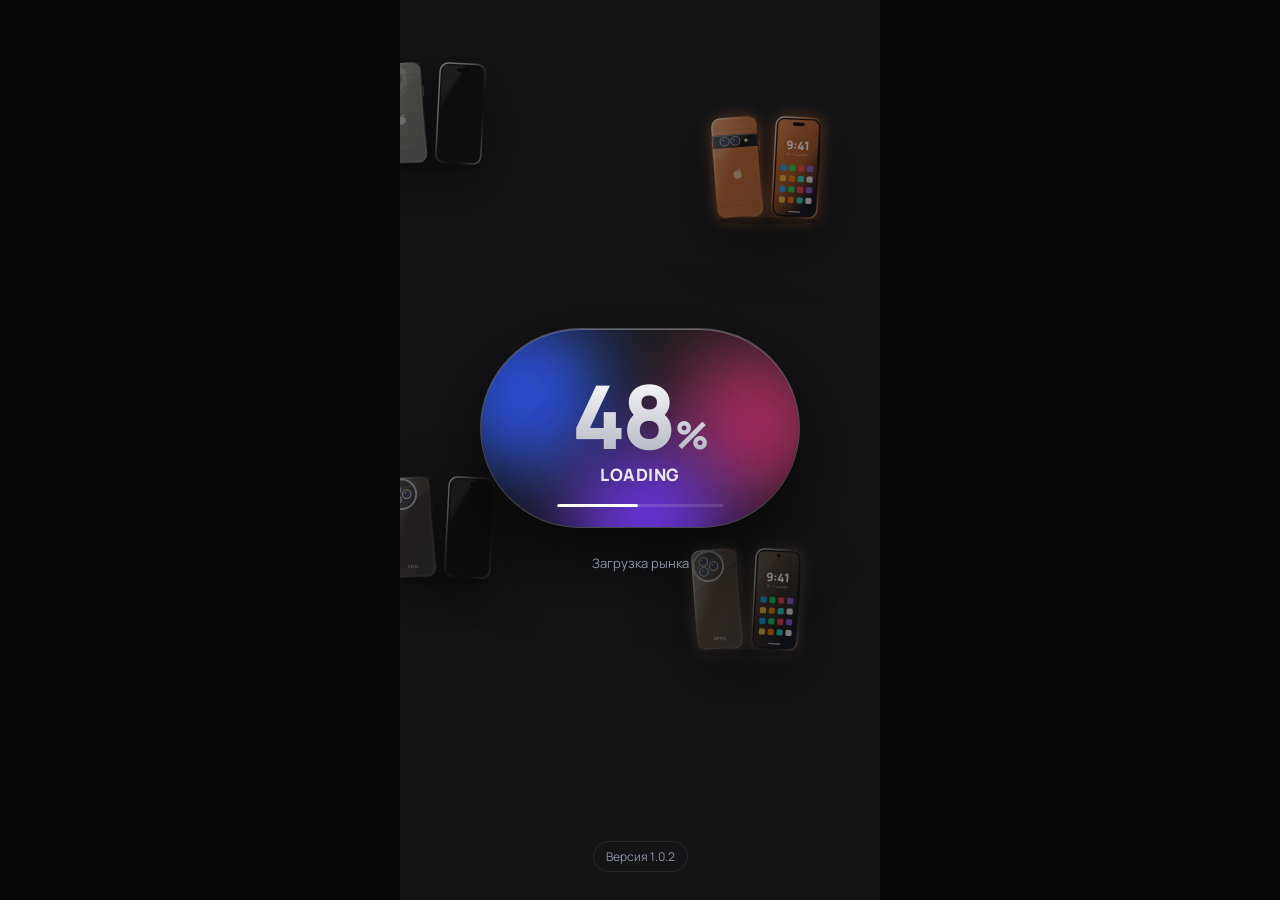
<file: Phone Drop 43.html>
<!doctype html><html lang="ru"><head><meta charset="utf-8"><meta name="viewport" content="width=device-width,initial-scale=1,viewport-fit=cover"><title>Phone Drop</title>
<link href="https://fonts.googleapis.com/css2?family=Manrope:wght@500;700;800&display=swap" rel="stylesheet">
<style>
:root{--bg:#0a0c11;--s1:#13161e;--s2:#1b1f2a;--s3:#252a38;--tx:#f2f4f8;--mu:#8b93a7;--b:#00aaff;--g:#04e061;--r:#ff4053;--p:#965eeb;--y:#ffc43d;color-scheme:dark;box-sizing:border-box;padding-top:env(safe-area-inset-top,0px);padding-bottom:env(safe-area-inset-bottom,0px)}
*{box-sizing:border-box;-webkit-tap-highlight-color:transparent}html,body{height:100%;margin:0;background:#050608}
body{font-family:Manrope,system-ui,-apple-system,"Segoe UI",sans-serif;color:var(--tx);display:flex;justify-content:center;overflow:hidden}
#app{position:relative;width:100%;max-width:480px;height:100%;background:var(--bg);overflow:hidden;background-image:radial-gradient(600px 300px at 80% -5%,#00aaff22,transparent),radial-gradient(500px 300px at 0% 100%,#965eeb1c,transparent)}
button{font:inherit;color:inherit;border:0;cursor:pointer;transition:transform .15s,filter .2s}button:active{transform:scale(.95)}
.btn{background:var(--b);color:#001826;font-weight:800;padding:12px 16px;border-radius:14px}.btn.g{background:var(--g);color:#032}.btn.d{background:var(--s3);color:var(--tx)}.btn.r{background:#ff405333;color:var(--r)}.btn:disabled{opacity:.4}
#ld{position:absolute;inset:0;z-index:50;background:var(--bg);display:flex;flex-direction:column;align-items:center;justify-content:center;gap:14px;transition:opacity .6s,transform .6s}
#ld.out{opacity:0;transform:scale(1.08);pointer-events:none}
.logo{width:92px;height:92px;border-radius:26px;background:linear-gradient(145deg,var(--b),var(--p));display:grid;place-items:center;font-size:44px;box-shadow:0 0 60px #00aaff55;animation:fl 2.4s ease-in-out infinite}
@keyframes fl{50%{transform:translateY(-8px) rotate(-3deg)}}
.bar{width:220px;height:6px;background:var(--s2);border-radius:9px;overflow:hidden}.bar i{display:block;height:100%;width:5%;background:linear-gradient(90deg,var(--b),var(--g));border-radius:9px;transition:width .1s}
.mu{color:var(--mu);font-size:13px}
#ld{background:radial-gradient(120% 70% at 50% 0%,#12254a,#0a0c11 60%);overflow:hidden;gap:0}
#ld:before,#ld:after{content:"";position:absolute;z-index:0;width:520px;height:520px;border-radius:50%;filter:blur(80px);opacity:.33;animation:dr 9s ease-in-out infinite alternate}
#ld:before{background:#0af;left:-200px;top:-120px}#ld:after{background:#965eeb;right:-220px;bottom:-140px;animation-delay:-4s}
@keyframes dr{to{transform:translate(70px,50px) scale(1.15)}}
.em,.ttl,.sl,.pct,.bar,.dt{position:relative;z-index:1}
.em{width:170px;height:170px;display:grid;place-items:center;margin-bottom:26px}
.or{position:absolute;inset:0;border-radius:50%;border:1.5px dashed #ffffff33;animation:rot 12s linear infinite}
.or.b{inset:-22px;border-style:solid;border-color:#ffffff14;animation-duration:20s;animation-direction:reverse}
.or i{position:absolute;top:-5px;left:50%;width:10px;height:10px;margin-left:-5px;border-radius:50%;background:var(--b);box-shadow:0 0 14px var(--b)}
.or.b i{background:var(--p);box-shadow:0 0 14px var(--p);top:auto;bottom:-5px}
.mk{position:relative;width:108px;height:108px;border-radius:30px;background:linear-gradient(145deg,#00aaff,#6a4cff 70%,#965eeb);box-shadow:0 0 70px #00aaff66,inset 0 2px 0 #ffffff55;display:grid;place-items:center;overflow:hidden;animation:fl 3s ease-in-out infinite}
.mk:after{content:"";position:absolute;inset:0;background:linear-gradient(110deg,transparent 35%,#ffffff55 50%,transparent 65%);transform:translateX(-120%);animation:sh 2.4s .4s infinite}
.mk svg{width:56px;height:64px}
.ttl{font-size:40px;font-weight:800;letter-spacing:-1.2px;background:linear-gradient(90deg,#fff,#9fd8ff 60%,#c9a8ff);-webkit-background-clip:text;background-clip:text;color:transparent}
.sl{margin-top:6px;font-size:14px;color:var(--mu)}
.pct{margin-top:34px;font-size:46px;font-weight:800;letter-spacing:-1.5px;font-variant-numeric:tabular-nums}
.bar{width:240px;height:6px;background:#ffffff14;overflow:visible;margin-top:8px}
.bar i{position:relative;box-shadow:0 0 16px #00aaff99}
.bar i:after{content:"";position:absolute;right:-4px;top:-4px;width:14px;height:14px;border-radius:50%;background:#fff;box-shadow:0 0 18px 4px #00aaff}
.dt{display:flex;gap:10px;margin-top:22px}.dt i{width:9px;height:9px;border-radius:50%;background:#ffffff1f;transition:all .3s}.dt i.on{background:var(--c);box-shadow:0 0 12px var(--c);transform:scale(1.3)}
.vr{position:absolute;z-index:1;bottom:calc(28px + env(safe-area-inset-bottom,0px));font-size:12px;color:var(--mu);padding:6px 12px;border:1px solid #ffffff14;border-radius:20px}
.pt{position:absolute;bottom:-20px;width:5px;height:5px;border-radius:50%;background:#fff;opacity:0;animation:rise 6s linear infinite}
@keyframes rise{10%{opacity:.5}to{transform:translateY(-110vh);opacity:0}}
#home{position:absolute;inset:0;padding:18px 18px 12px;display:flex;flex-direction:column;gap:16px;overflow:auto}
.top{display:flex;justify-content:space-between;align-items:center}.top b{font-size:20px;letter-spacing:-.3px}
.card{background:var(--s1);border:1px solid #ffffff10;border-radius:20px;padding:16px}
.bal{background:linear-gradient(135deg,#0b3a55,#2a1b57 70%);border:1px solid #ffffff1c;position:relative;overflow:hidden}
.bal:after{content:"";position:absolute;inset:0;background:linear-gradient(110deg,transparent 30%,#ffffff14 50%,transparent 70%);transform:translateX(-100%);animation:sh 4s infinite}
@keyframes sh{to{transform:translateX(100%)}}
.big{font-size:34px;font-weight:800;letter-spacing:-1px}
.grid{display:grid;grid-template-columns:repeat(3,1fr);gap:14px}
.ic{display:flex;flex-direction:column;align-items:center;gap:7px;background:none;font-size:12px;font-weight:700;position:relative}
.ic i{width:68px;height:68px;border-radius:20px;display:grid;place-items:center;font-size:30px;font-style:normal;box-shadow:0 10px 24px #0007,inset 0 1px 0 #ffffff33;transition:transform .25s}
.ic:hover i{transform:translateY(-3px)}
.bd{position:absolute;top:-4px;right:12px;background:var(--r);border-radius:20px;min-width:20px;padding:2px 6px;font-size:11px;font-weight:800}
.chip{background:var(--s2);border-radius:20px;padding:8px 13px;font-size:13px;font-weight:700;white-space:nowrap}.chip.on{background:var(--b);color:#001826}
#ov{position:absolute;inset:0;z-index:20;background:var(--bg);display:flex;flex-direction:column;transform:translateY(100%) scale(.96);opacity:0;transition:transform .45s cubic-bezier(.2,.9,.2,1),opacity .3s;pointer-events:none}
#ov.open{transform:none;opacity:1;pointer-events:auto}
.hd{display:flex;align-items:center;gap:10px;padding:14px 16px;border-bottom:1px solid #ffffff0d}.hd b{flex:1;font-size:18px}.hd .m{font-size:13px;color:var(--g);font-weight:800}
#ovb{flex:1;overflow:auto;padding:14px 16px 24px;display:flex;flex-direction:column;gap:12px}
.in>*{animation:up .5s cubic-bezier(.2,.9,.2,1) both}@keyframes up{from{opacity:0;transform:translateY(18px)}}
.mg{display:grid;grid-template-columns:1fr 1fr;gap:12px}
.ph{width:100%;aspect-ratio:1/.85;border-radius:16px;background:radial-gradient(circle at 30% 20%,color-mix(in srgb,var(--c) 45%,#222),#0f121a);display:grid;place-items:center}
.ph svg{width:100%;height:100%;display:block}

.ph.on svg{filter:drop-shadow(0 0 7px color-mix(in srgb,var(--c) 70%,transparent))}
.lc{padding:8px;border-radius:18px;background:var(--s1);border:1px solid #ffffff0d;text-align:left;display:flex;flex-direction:column;gap:5px;cursor:pointer}
.pr{font-weight:800;font-size:17px}.tg{font-size:11px;font-weight:800;padding:3px 8px;border-radius:8px;background:#04e06122;color:var(--g);width:fit-content}.tg.w{background:#ffc43d22;color:var(--y)}
.row{display:flex;gap:10px;align-items:center}.row>.ph{width:72px;flex:none}.fx{flex:1;min-width:0}
.sc{display:flex;gap:8px;overflow:auto;padding-bottom:2px}
.ch{display:flex;gap:12px;align-items:center;padding:12px;background:var(--s1);border-radius:16px;cursor:pointer;position:relative}
.av{width:42px;height:42px;border-radius:50%;background:linear-gradient(135deg,var(--p),var(--b));display:grid;place-items:center;font-weight:800;flex:none}
.msgs{display:flex;flex-direction:column;gap:8px;flex:1}.bu{max-width:80%;padding:10px 13px;border-radius:16px;font-size:14px;line-height:1.35;animation:up .3s both}
.bu.them{background:var(--s2);border-bottom-left-radius:4px}.bu.me{background:var(--b);color:#001826;align-self:flex-end;border-bottom-right-radius:4px;font-weight:700}.bu.sys{align-self:center;background:none;color:var(--mu);font-size:12px}
.dots{display:inline-flex;gap:3px}.dots i{width:6px;height:6px;border-radius:50%;background:var(--mu);animation:dt 1s infinite}.dots i:nth-child(2){animation-delay:.15s}.dots i:nth-child(3){animation-delay:.3s}@keyframes dt{50%{transform:translateY(-4px)}}
#md{position:absolute;inset:0;z-index:40;background:#000a;display:flex;align-items:flex-end;opacity:0;pointer-events:none;transition:opacity .25s;backdrop-filter:blur(6px)}
#md.open{opacity:1;pointer-events:auto}#mb{width:100%;background:var(--s1);border-radius:26px 26px 0 0;padding:20px 18px calc(22px + env(safe-area-inset-bottom,0px));transform:translateY(100%);transition:transform .4s cubic-bezier(.2,.9,.2,1);display:flex;flex-direction:column;gap:12px;max-height:90%;overflow:auto}#md.open #mb{transform:none}
.ring{width:130px;height:130px;border-radius:50%;margin:6px auto;display:grid;place-items:center;font-size:30px;font-weight:800;background:conic-gradient(var(--b) calc(var(--p)*1%),var(--s3) 0);position:relative}
.ring:before{content:"";position:absolute;inset:9px;border-radius:50%;background:var(--s1)}.ring span{position:relative}
.ring.spin{animation:rot 1s linear infinite}@keyframes rot{to{transform:rotate(360deg)}}
.pg{height:8px;background:var(--s3);border-radius:9px;overflow:hidden}.pg i{display:block;height:100%;background:linear-gradient(90deg,var(--p),var(--b));width:0}
#tt{position:absolute;left:50%;top:calc(14px + env(safe-area-inset-top,0px));transform:translate(-50%,-90px);z-index:60;background:#232838;border:1px solid #ffffff22;padding:11px 16px;border-radius:14px;font-weight:700;font-size:14px;transition:transform .4s cubic-bezier(.2,.9,.2,1);max-width:92%;text-align:center}#tt.s{transform:translate(-50%,0)}
.tr{height:90px;position:relative;border-radius:16px;background:var(--s2);overflow:hidden;margin:6px 0}.tr b{position:absolute;top:22px;left:-50px;font-size:40px;animation:mv 1.8s ease-in-out forwards}@keyframes mv{to{left:calc(100% + 10px)}}
.tr:after{content:"";position:absolute;left:0;right:0;bottom:22px;border-top:2px dashed #ffffff2a}
.spin{animation:rot 1s linear infinite}
.osw{display:flex;flex-direction:column;align-items:center;gap:10px;padding-top:4px}
.os{position:relative;width:min(300px,76vw);aspect-ratio:9/19;border-radius:15%/7%;background:#050608;border:5px solid var(--c);box-shadow:0 0 0 2px #000,0 30px 60px #000b,0 0 40px color-mix(in srgb,var(--c) 40%,transparent);padding:4px}
.scr{position:relative;width:100%;height:100%;border-radius:13%/6.2%;overflow:hidden;touch-action:none;user-select:none;color:#fff}
.sb{position:absolute;top:2.5%;left:7%;right:7%;display:flex;justify-content:space-between;font-size:11px;font-weight:800;z-index:3}
.cut{position:absolute;top:1.8%;left:50%;transform:translateX(-50%);background:#000;z-index:4}.cut.i{width:28%;height:2.8%;border-radius:20px}.cut.n{width:44%;height:3.6%;border-radius:0 0 16px 16px;top:0}.cut.p{width:3.4%;aspect-ratio:1;border-radius:50%}
.pgx{position:absolute;inset:0;animation:up .45s cubic-bezier(.2,.9,.2,1) both}
.lk{display:flex;flex-direction:column;align-items:center;padding-top:20%}.lk .tm{font-size:64px;font-weight:800;letter-spacing:-3px;line-height:1.1}.lk .nt{margin-top:26px;background:#ffffff26;backdrop-filter:blur(10px);border-radius:16px;padding:10px 14px;font-size:12px;width:80%}
.swh{position:absolute;bottom:6%;left:0;right:0;text-align:center;font-size:12px;opacity:.85;animation:bob 1.6s ease-in-out infinite}@keyframes bob{50%{transform:translateY(-8px)}}
.oa{display:flex;flex-direction:column;align-items:center;gap:5px;background:none;font-size:10px;font-weight:700}.oa i{width:48px;height:48px;border-radius:14px;display:grid;place-items:center;font-style:normal;font-size:22px;box-shadow:0 6px 14px #0006}
.og{display:grid;grid-template-columns:repeat(4,1fr);gap:16px 4px;padding:18% 6% 0}.dk{position:absolute;bottom:5%;left:6%;right:6%;display:flex;justify-content:space-around;background:#ffffff26;backdrop-filter:blur(14px);border-radius:24px;padding:10px 4px}
.hb{position:absolute;bottom:1.6%;left:34%;right:34%;height:4px;border-radius:4px;background:#fff;opacity:.8;z-index:5;cursor:pointer}
.ap{background:#0c0e14f2;padding:15% 6% 8%;display:flex;flex-direction:column;gap:10px;overflow:auto}
.sws{display:grid;grid-template-columns:repeat(4,1fr);gap:8px}.sws button{aspect-ratio:1;border-radius:12px;border:2px solid #ffffff22}.sws button.on{border-color:#fff}
.sr{display:flex;align-items:center;gap:10px;background:var(--s2);border:1px solid #ffffff14;border-radius:14px;padding:0 14px;height:48px;position:sticky;top:-14px;z-index:5;transition:border-color .2s}.sr:focus-within{border-color:var(--b)}
.sr input{flex:1;min-width:0;background:none;border:0;outline:0;color:var(--tx);font:inherit;font-size:15px}
.mh{font-size:22px;font-weight:800}.sc,.sr,.avg,.card{flex-shrink:0}
#ld{background:#141416}#ld:before,#ld:after{display:none}.fp{opacity:.16}
.lp{position:relative;z-index:1;width:min(320px,82vw);height:200px;border-radius:100px;overflow:hidden;display:flex;flex-direction:column;align-items:center;justify-content:center;background:#ffffff0d;border:1px solid #ffffff30;box-shadow:inset 0 1px 0 #ffffff55,inset 0 -20px 40px #00000040,0 30px 80px #000a;backdrop-filter:blur(24px);animation:lpb 3.2s ease-in-out infinite}
.lp .bl{position:absolute;width:150px;height:150px;border-radius:50%;filter:blur(38px);opacity:.85}.b1{background:#2f5bff;left:-30px;top:-10px;animation:b1 4s ease-in-out infinite alternate}.b2{background:#c0306a;right:-30px;top:20px;animation:b2 5s ease-in-out infinite alternate}.b3{background:#7a3cff;left:90px;bottom:-70px;animation:b3 4.5s ease-in-out infinite alternate}
@keyframes b1{to{transform:translate(90px,30px)}}@keyframes b2{to{transform:translate(-80px,-20px)}}@keyframes b3{to{transform:translate(-40px,-30px) scale(1.2)}}@keyframes lpb{50%{transform:scale(1.03)}}
.lp .nm{position:relative;font-size:88px;font-weight:800;letter-spacing:-4px;line-height:1;background:linear-gradient(180deg,#fff,#b0b4c0);-webkit-background-clip:text;background-clip:text;color:transparent;font-variant-numeric:tabular-nums}.nm small{font-size:38px;letter-spacing:0;margin-left:2px}
.lp .lb2{position:relative;font-size:17px;font-weight:800;letter-spacing:.5px;color:#e8eaf0;margin-top:4px}
.lp .bar2{position:absolute;left:24%;right:24%;bottom:20px;height:3px;border-radius:3px;background:#ffffff22;overflow:hidden}.bar2 i{display:block;height:100%;width:5%;background:#fff;border-radius:3px;transition:width .1s}
.ic i{position:relative;overflow:hidden;box-shadow:0 12px 26px #0009,inset 0 1px 0 #ffffff66,inset 0 -8px 14px #0003}.ic i:after{content:'';position:absolute;inset:0;border-radius:inherit;background:linear-gradient(160deg,#ffffff66,#fff0 48%)}.ic svg{position:relative;z-index:1;filter:drop-shadow(0 2px 3px #0006)}.oa i{position:relative;overflow:hidden}.oa i:after{content:'';position:absolute;inset:0;border-radius:inherit;background:linear-gradient(160deg,#ffffff55,#fff0 50%)}
#nb{position:absolute;left:10px;right:10px;top:calc(8px + env(safe-area-inset-top,0px));z-index:70;display:flex;gap:12px;align-items:center;padding:12px 14px;border-radius:22px;background:#20242fe6;backdrop-filter:blur(18px);border:1px solid #ffffff22;box-shadow:0 14px 40px #000a;transform:translateY(-150%);transition:transform .5s cubic-bezier(.2,.9,.2,1);pointer-events:none}#nb.s{transform:none}#nb i{width:38px;height:38px;border-radius:11px;display:grid;place-items:center;font-style:normal;font-size:20px;background:linear-gradient(145deg,var(--b),var(--p));flex:none}#nb b{display:block;font-size:14px}#nb span{font-size:12px;color:var(--mu)}
.s3{position:relative}.s3:after{content:'';position:absolute;bottom:34px;width:170px;height:30px;border-radius:50%;background:radial-gradient(#000a,#0000 70%);pointer-events:none}
.r3 .ly{transform-style:preserve-3d;transform:translateZ(calc(var(--z)*var(--e,1)))}.r3 .ly.sel{transform:translateZ(calc(var(--z)*var(--e,1) + 40px))}.r3 .ly:before{content:'';position:absolute;inset:0;border-radius:inherit;transform:translateZ(-7px);background:#000c}
.r3 .l0{background:linear-gradient(160deg,#0a0f1d,#1c2f66)}.r3 .l3{background:repeating-linear-gradient(90deg,#ffffff0d 0 2px,#0000 2px 9px),linear-gradient(160deg,#0f4a38,#0a2a20)}.r3 .l1{background:repeating-linear-gradient(0deg,#0000 0 23px,#0003 23px 24px),linear-gradient(145deg,#dfe4ea,#8591a0)}
.av4{width:34px;height:34px;display:block;background:radial-gradient(circle at 28% 28%,#04e061 0 25%,#0000 26%),radial-gradient(circle at 72% 28%,#0af 0 25%,#0000 26%),radial-gradient(circle at 28% 72%,#ff4053 0 25%,#0000 26%),radial-gradient(circle at 72% 72%,#965eeb 0 25%,#0000 26%)}
.s3{perspective:900px;height:370px;display:grid;place-items:center;touch-action:none;user-select:none;background:radial-gradient(circle at 50% 60%,#1b2236,#0a0c11 70%);border-radius:22px;overflow:hidden}
.r3{position:relative;width:140px;height:290px;transform-style:preserve-3d;transition:transform .5s}
.ly{position:absolute;inset:0;border-radius:20px;transform:translateZ(var(--z));transition:transform .5s cubic-bezier(.2,.9,.2,1),opacity .4s,box-shadow .3s;cursor:pointer;display:grid;place-items:center;font-size:10px;font-weight:800;border:1.5px solid color-mix(in srgb,var(--q) 70%,#fff3);color:#fff;text-shadow:0 1px 3px #000}
.ly.sel{transform:translateZ(calc(var(--z) + 36px));box-shadow:0 0 26px 3px var(--q)}.ly.mt{opacity:.22;border-style:dashed;background:none!important}
.ly.out{animation:lout .6s cubic-bezier(.5,0,.8,.4) forwards}.ly.in{animation:lin .8s cubic-bezier(.2,.9,.2,1) both}
@keyframes lout{to{transform:translate3d(0,-280px,260px) rotateZ(24deg);opacity:0}}@keyframes lin{from{transform:translate3d(0,-280px,260px) rotateZ(-24deg);opacity:0}}
.l0{background:linear-gradient(160deg,#0b1020,#23386f)}.l3{background:linear-gradient(160deg,#0f4a38,#0a2a20)}.l1{inset:40% 9% 8% 9%;background:linear-gradient(145deg,#cfd6dd,#8a96a3);color:#10151b;text-shadow:none}.l2{inset:4% 50% 76% 8%;background:radial-gradient(circle at 30% 50%,#4a5578 0 13%,#0000 14%),radial-gradient(circle at 70% 50%,#4a5578 0 13%,#0000 14%),#101216;border-radius:14px}.l4{background:linear-gradient(160deg,color-mix(in srgb,var(--c) 60%,#0000),color-mix(in srgb,var(--c2) 60%,#0000))}
.cp{position:absolute;background:#1b1f27;border:1px solid #ffffff33;border-radius:4px}
.oa i{border-radius:var(--ir,14px)}.i-t .oa i{background:#cfd8ff!important;color:#1b1b3a}.i-m .oa i{background:#ffffff1f!important;border:1px solid #fff6;font-family:DejaVu Sans Mono,monospace}
.k-l .lk,.k-s .lk,.k-d .lk{align-items:flex-start;padding-left:8%}.k-l .lk .tm{font-size:46px;letter-spacing:-2px}.k-s .lk .tm{font-size:64px;letter-spacing:-3px}.k-d .lk{font-family:DejaVu Sans Mono,monospace;text-transform:uppercase}.k-d .lk .tm{font-size:40px;letter-spacing:3px}
.n-3 .hb{display:none}.n-3 .scr:after{content:'◁   ○   ▢';position:absolute;bottom:1.2%;left:0;right:0;text-align:center;font-size:13px;letter-spacing:.9em;opacity:.8;z-index:5;pointer-events:none}
.mnav{position:sticky;bottom:-24px;margin:6px -16px -24px;display:flex;background:#0d1017f2;backdrop-filter:blur(14px);border-top:1px solid #ffffff12;padding:8px 6px calc(8px + env(safe-area-inset-bottom,0px));z-index:6}
.mnav button{flex:1;background:none;display:flex;flex-direction:column;align-items:center;gap:2px;font-size:10px;font-weight:700;color:var(--mu);position:relative;transition:color .2s}.mnav i{font-style:normal;font-size:20px}.mnav button.on{color:var(--b)}.mnav b{position:absolute;top:-2px;right:18%;background:var(--r);color:#fff;border-radius:10px;padding:1px 5px;font-size:10px}
.avg{display:grid;grid-template-columns:1fr 1fr;gap:16px 10px}.ad{display:flex;flex-direction:column;gap:3px;cursor:pointer;transition:transform .2s}.ad:active{transform:scale(.97)}.ad .im{position:relative;border-radius:14px;overflow:hidden}.ad .ht{position:absolute;top:8px;right:8px;width:30px;height:30px;border-radius:50%;background:#0009;display:grid;place-items:center;font-size:16px;z-index:2}.ad .pr2{font-size:18px;font-weight:800;margin-top:4px}.ad .tt{font-size:14px;font-weight:600;line-height:1.25}.ad .gr{font-size:12px;color:var(--mu)}
.pf{display:flex;flex-direction:column;align-items:center;gap:8px;padding:10px}.pa{width:92px;height:92px;border-radius:50%;background:linear-gradient(145deg,var(--b),var(--p));display:grid;place-items:center;font-size:40px;font-weight:800;box-shadow:0 10px 30px #0006}
.bt2{height:7px;background:#ffffff1a;border-radius:6px;overflow:hidden}.bt2 i{display:block;height:100%;background:linear-gradient(90deg,#1fe5d0,#0a7cff);border-radius:6px;transition:width .6s}
.wd{margin:0 6%;padding:14px;border-radius:22px;background:#ffffff22;backdrop-filter:blur(12px);font-size:11px}.wd .wt{font-size:34px;font-weight:800;letter-spacing:-1px;line-height:1}
.fp{position:absolute;width:140px;opacity:.5;filter:drop-shadow(0 20px 30px #000);animation:fpf 6s ease-in-out infinite alternate;z-index:0}.fp .ph{background:none}@keyframes fpf{to{transform:translateY(-24px) rotate(4deg)}}
.card,.chip,.btn{transition:transform .15s,background .25s,opacity .25s}
@media(prefers-reduced-motion:reduce){*{animation-duration:.01s!important;transition-duration:.01s!important}}
</style></head><body>
<div id="app">
<div id="ld"><i class="pt" style="left:8%;animation-delay:-1s"></i><i class="pt" style="left:22%;animation-delay:-3.5s;animation-duration:7s"></i><i class="pt" style="left:37%;animation-delay:-5s"></i><i class="pt" style="left:51%;animation-delay:-2s;animation-duration:8s"></i><i class="pt" style="left:66%;animation-delay:-4.2s"></i><i class="pt" style="left:80%;animation-delay:-.5s;animation-duration:7s"></i><i class="pt" style="left:92%;animation-delay:-3s"></i><div class="em"><div class="or"><i></i></div><div class="or b"><i></i></div><div class="mk"><svg viewBox="0 0 56 64"><rect x="12" y="2" width="32" height="60" rx="8" fill="none" stroke="#fff" stroke-width="3.5"/><rect x="17.5" y="8" width="14" height="14" rx="4.5" fill="#fff"/><circle cx="28" cy="53" r="2.4" fill="#fff"/></svg></div></div><div class="ttl">Phone Drop</div><div class="sl">Покупай. Улучшай. Продавай.</div><div class="pct" id="pc">5%</div><div class="bar"><i id="pb"></i></div><div class="mu" id="ph" style="margin-top:16px;position:relative;z-index:1">Запуск ядра</div><div class="dt"><i style="--c:#9aa3b5"></i><i style="--c:#2b5bd7"></i><i style="--c:#ff6a00"></i><i style="--c:#f5c400"></i><i style="--c:#e11d48"></i><i style="--c:#34a853"></i></div><div class="vr">Версия 1.0.2</div></div>
<div id="home"></div>
<div id="ov"><div class="hd"><button class="chip" onclick="A.back()">‹ Назад</button><b id="ot"></b><span class="m" id="om"></span></div><div id="ovb"></div></div>
<div id="md" onclick="if(event.target===this)closeM()"><div id="mb"></div></div>
<div id="tt"></div>
</div>
<script>
const $=s=>document.querySelector(s),rnd=(a,b)=>a+Math.random()*(b-a),ri=(a,b)=>Math.floor(rnd(a,b+1)),pick=a=>a[ri(0,a.length-1)],r100=n=>Math.round(n/100)*100;
const rub=n=>Math.round(n).toLocaleString('ru-RU').replace(/\u00a0/g,' ')+' ₽';
const TG=window.Telegram&&Telegram.WebApp;try{TG&&(TG.ready(),TG.expand(),TG.setHeaderColor&&TG.setHeaderColor('#0a0c11'))}catch(e){}
const hp=()=>{snd('tap');try{S.cfg.hap&&TG&&TG.HapticFeedback.impactOccurred('light')}catch(e){}};
const PH=[['Apple','iPhone 11',22000,540000],['Apple','iPhone 13',42000,790000],['Apple','iPhone 14 Pro',75000,950000],['Apple','iPhone 15 Pro',98000,1450000],['Samsung','Galaxy A54',24000,560000],['Samsung','Galaxy S22',38000,1000000],['Samsung','Galaxy S24 Ultra',90000,1700000],['Xiaomi','Xiaomi 13T',32000,1050000],['Xiaomi','Xiaomi 14',52000,1900000],['POCO','POCO X5 Pro',17000,580000],['POCO','POCO F5',24000,1050000],['POCO','POCO F6',30000,1550000],['Redmi','Redmi Note 12',13000,420000],['Redmi','Redmi Note 13 Pro',20000,560000],['Google','Pixel 7',28000,750000],['OnePlus','OnePlus 11',40000,1250000],['Nothing','Nothing Phone 2',32000,700000],['Realme','Realme GT Neo 5',21000,900000],['Vivo','Vivo X300 Ultra',92000,3900000],['Google','Pixel 11 Pro XL',88000,2300000],['Xiaomi','Xiaomi 17 Pro Max',85000,3800000],['Apple','iPhone Duo',95000,2800000],['Apple','iPhone 18 Pro Max',128000,3300000],['OnePlus','OnePlus 15',62000,3700000],['Samsung','Galaxy S24',42000,1600000],['OnePlus','OnePlus 6T',6500,310000],['Tecno','Tecno Pova 7 Ultra 5G',21000,950000],['POCO','POCO X8 Pro Max',34000,2600000],['iQOO','iQOO Neo 11',36000,3300000],['iQOO','iQOO 15R',41000,3500000],['Samsung','Galaxy S10+',8500,440000],['OPPO','OPPO Find X9 Ultra',88000,3900000],['Huawei','Huawei Pura 80',68000,1700000],['RedMagic','RedMagic 10 Pro',54000,3600000],['Xiaomi','Mi 10 Ultra',14000,650000],['Apple','iPhone 7 Plus',9000,230000],['Apple','iPhone 16 Pro',82000,2500000],['Apple','iPhone 15',52000,1650000],['Samsung','Galaxy S25 Ultra',95000,3700000],['Google','Pixel 9 Pro',62000,1500000],['Xiaomi','Xiaomi 15 Ultra',88000,3600000],['Honor','Honor Magic7 Pro',70000,3500000],['Nothing','Nothing Phone (3)',48000,2000000],['Infinix','Infinix GT 30 Pro',24000,1600000],['Realme','Realme GT 7 Pro',56000,3300000],['Redmi','Redmi K80 Pro',38000,3400000]];const RARE=[21,34,35];
const COL={Apple:'#9aa3b5',Samsung:'#2b5bd7',Xiaomi:'#ff6a00',POCO:'#f5c400',Redmi:'#e11d48',Google:'#34a853',OnePlus:'#e0213a',Nothing:'#d8dbe2',Realme:'#e8c200'};
const CT={'Москва':{x:55.75,y:37.62,m:1.08},'Санкт-Петербург':{x:59.93,y:30.33,m:1.04},'Казань':{x:55.79,y:49.12,m:.97},'Екатеринбург':{x:56.84,y:60.6,m:.95},'Новосибирск':{x:55.03,y:82.92,m:.9},'Сочи':{x:43.6,y:39.72,m:1}};
const BB={'Москва':{Apple:1.06},'Сочи':{Apple:1.05},'Новосибирск':{Xiaomi:1.1,POCO:1.1,Redmi:1.1},'Казань':{Samsung:1.07},'Екатеринбург':{Google:1.08,OnePlus:1.08},'Санкт-Петербург':{Nothing:1.08,Apple:1.02}};
const CK=Object.keys(CT),NM=['Алексей','Дмитрий','Марина','Ирина','Сергей','Олег','Анна','Павел','Катя','Игорь','Тимур','Вика'];
const TR={bus:{n:'Автобус',e:'🚌',r:2.4,b:200,sp:650},train:{n:'Поезд',e:'🚆',r:3.8,b:500,sp:1000},plane:{n:'Самолёт',e:'✈️',r:7,b:2500,sp:99999}};
const KEY='phonedrop_v1';let S,cur=null,arg=null,F='Все',TY=null;
const fresh=()=>({v:1,cfg:{wp:0,ac:'#00aaff',hap:1,sure:0,free:0},money:35000,day:1,city:'Москва',uid:1,inv:[],lst:{},chats:[],hist:[],deals:0,profit:0,pts:0});
try{S=JSON.parse(localStorage.getItem(KEY))}catch(e){}if(!S||!S.v)S=fresh();S.cfg=Object.assign({wp:0,ac:'#00aaff',hap:1,sure:0,free:0},S.cfg||{});
const save=()=>{try{localStorage.setItem(KEY,JSON.stringify(S))}catch(e){}};
const cm=(c,b)=>CT[c].m*((BB[c]||{})[b]||1);
const val=(p,c=S.city)=>{const P=PH[p.m];return r100(P[2]*(.45+.55*p.c/100)*(1+.12*p.u)*(p.v?1.04:1)*cm(c,P[0])*(RARE.includes(p.m)?2.2:1))};
const cond=c=>c>=90?'Как новый':c>=75?'Хорошее':c>=55?'Б/у':'Нужен ремонт';
const DS=[['sq2','#b9dfc9','#86bfa3','n',''],['diag2','#e9aab8','#c47b8c','n',''],['tri','#54456e','#2a2140','i',''],['tri','#9a948b','#5d5953','i',''],['col3','#c8b9ee','#9a88d2','p',''],['col3c','#3e5f4d','#20382c','p',''],['col4','#7d7d82','#3d3d41','p',''],['ring','#93b5d6','#5b82ac','p',''],['bigsq','#ececef','#c3c6cd','p',''],['col2','#f4c500','#c79a00','p',''],['sq3','#2d3350','#12152a','p',''],['sq3','#aeb8c2','#7d8893','p',''],['col3','#6eaadb','#3f7aae','p',''],['sq3','#8062ad','#4d3776','p',''],['bar','#30343a','#15171b','p',''],['ring','#33665a','#173a30','p',''],['nt','#f2f2f2','#cfd0d3','p',''],['sq3','#f6a300','#262626','p','s'],['ring','#4a3f38','#1c1815','p',''],['bar','#cfd9d4','#9eb0a8','p',''],['bigsq','#2f3b4c','#11151d','p',''],['tri','#c9cacf','#8f9199','i','f'],['bar','#dc7b3a','#a24f1c','i',''],['sq3','#2b3442','#10141b','p',''],['col3','#b9a7d8','#8f7bb8','p',''],['col2','#1d1e22','#0a0a0c','n',''],['col3','#1f4a3f','#0d1f1b','p',''],['sq3','#27292e','#0f1013','p',''],['sq3','#f4f4f6','#c9cad1','p','s'],['sq3','#7c2e55','#3c1429','p',''],['h3','#e7e9ef','#b8a6da','p',''],['ring','#6b5744','#2e231a','p',''],['ring','#f1ede4','#cdbfa6','p',''],['nt','#1b1316','#08050a','p',''],['bigsq','#e8e3d6','#a89e86','p',''],['h2','#17181b','#050506','h',''],['tri','#c9b8a3','#9d8a74','i',''],['diag2','#a6bcd1','#7b94ad','i',''],['col4','#9aa3b0','#5c6573','p',''],['bar','#e8e0d8','#bdb2a6','p',''],['ring','#2a2c30','#0e0f12','p',''],['ring','#9aa4a8','#5d6669','p',''],['nt','#1c1c1e','#0a0a0b','p',''],['sq3','#dfe7f2','#9db0cc','p',''],['ring','#c9602f','#7e3216','p',''],['sq3','#2f3b52','#141a29','p','']];
let AN=0;
const lz0=(x,y,r,ms)=>`<circle cx="${x}" cy="${y}" r="${r}" fill="#07080b" stroke="${ms}" stroke-width="1.1"/><circle cx="${x}" cy="${y}" r="${r*.58}" fill="#18264a"/><circle cx="${x}" cy="${y}" r="${r*.3}" fill="#0a0f1e"/><circle cx="${x-r*.28}" cy="${y-r*.28}" r="${r*.17}" fill="#fff" opacity=".75"/>`;
const lz=(x,y,r,ms)=>`<circle cx="${x}" cy="${y}" r="${r+1}" fill="#000" opacity=".45"/>`+lz0(x,y,r,ms)+`<circle cx="${x}" cy="${y}" r="${r*.78}" fill="none" stroke="#8a6cff" stroke-opacity=".35" stroke-width=".35"/><ellipse cx="${x+r*.25}" cy="${y+r*.3}" rx="${r*.3}" ry="${r*.14}" fill="#5aa0ff" opacity=".28" transform="rotate(-30 ${x} ${y})"/>`;
function art(m,on,c=100){const [lay,c1,c2,cut,fl]=DS[m],n=++AN,br=PH[m][0],w=38,h=84,ms=br=='Apple'?'#767a82':'#a9afb9';
const back=(x,y)=>{const L=(a,b,r)=>lz(x+a,y+b,r,ms),F=(a,b)=>`<circle cx="${x+a}" cy="${y+b}" r="1.4" fill="#ffe6a0"/>`,I=(a,b,ww,hh,r)=>`<rect x="${x+a}" y="${y+b}" width="${ww}" height="${hh}" rx="${r}" fill="url(#i${n})" stroke="#fff" stroke-opacity=".3" stroke-width=".5"/>`;let k='';
if(fl=='f')k+=`<rect x="${x+18.6}" y="${y}" width=".8" height="${h}" fill="#000" opacity=".35"/>`;if(fl=='s')k+=`<rect x="${x+15.5}" y="${y}" width="7" height="${h}" fill="#141414"/><rect x="${x+18.7}" y="${y}" width=".6" height="${h}" fill="#fff" opacity=".6"/>`;
switch(lay){
case'sq2':k+=I(3,3,19,20,5)+L(9,9.5,4.2)+L(9,17.5,4.2)+F(17,7);break;
case'diag2':k+=I(3,3,20,20,5)+L(8.5,8.5,4.2)+L(16,16,4.2)+F(17,7);break;
case'tri':k+=I(3,3,22,23,5.5)+L(9,9,4)+L(9,17,4)+L(17,13,4)+F(17,21);break;
case'col3':k+=L(9,9,3.8)+L(9,18,3.8)+L(9,27,3.8)+F(16,9);break;
case'col3c':k+=I(4,4,12.5,30,6.25)+L(10.2,10.5,3.6)+L(10.2,19.5,3.6)+L(10.2,28.5,3.6)+F(19,10);break;
case'col4':k+=L(9,9,3.8)+L(9,17.5,3.8)+L(9,26,3.8)+L(9,34.5,3.8)+L(18,13,2)+L(18,22,2);break;
case'ring':k+=`<circle cx="${x+13.5}" cy="${y+13.5}" r="12.5" fill="#000" fill-opacity=".4" stroke="${ms}" stroke-width="1.6"/>`+L(9.5,9.5,3.6)+L(9.5,18,3.6)+L(18,13.8,3.6);break;
case'bigsq':k+=I(3,3,28,28,7)+L(18,18,8)+L(9,9,3)+L(25,9,3);break;
case'sq3':k+=I(3,3,23,21,5.5)+L(9,9,3.6)+L(18,9,3.6)+L(13.5,18,3.6)+F(21,18);break;
case'h3':k+=L(11,10,3.6)+L(19,10,3.6)+L(27,10,3.6)+F(19,17);break;case'h2':k+=L(10,9,3.8)+L(19,9,3.8)+F(27,8);break;case'col2':k+=L(9.5,9.5,4.4)+L(9.5,19,4.4)+F(17,9.5);break;
case'bar':k+=`<rect x="${x}" y="${y+14}" width="${w}" height="11" fill="#0b0c0f"/><rect x="${x}" y="${y+14}" width="${w}" height="1.1" fill="${ms}" opacity=".7"/>`+L(10,19.5,3.8)+L(19,19.5,3.8)+F(28,19.5);break;
default:k+=`<circle cx="${x+19}" cy="${y+46}" r="10" fill="none" stroke="#000" stroke-opacity=".2" stroke-width=".8"/><path d="M${x+8} ${y+64}h22M${x+8} ${y+68}h14M${x+19} ${y+36}v-8" stroke="#000" stroke-opacity=".25" stroke-width=".7"/><circle cx="${x+30}" cy="${y+76}" r="1.2" fill="#ff3b30"/>`+L(9,9,3.8)+L(9,18,3.8)}
k+=br=='Apple'?`<circle cx="${x+19}" cy="${y+48}" r="3.4" fill="#fff" fill-opacity=".55"/><ellipse cx="${x+20.5}" cy="${y+43.8}" rx="1.3" ry=".6" fill="#fff" fill-opacity=".55"/>`:`<text x="${x+19}" y="${y+h-8}" text-anchor="middle" font-size="3.6" font-weight="800" fill="#fff" fill-opacity=".55">${br.toUpperCase()}</text>`;
const sc=c<75?Math.min(5,Math.ceil((75-c)/8)):0;for(let i=0;i<sc;i++)k+=`<path d="M${x+6+i*5} ${y+34+(i*13)%34}l${6+i} ${-4-i}" stroke="#fff" stroke-opacity=".35" stroke-width=".35"/>`;
return `<g transform="rotate(-4 ${x+19} ${y+42})"><rect x="${x+w-.2}" y="${y+20}" width="1.4" height="9" rx=".6" fill="${c2}"/><rect x="${x-1.2}" y="${y+18}" width="1.4" height="6" rx=".6" fill="${c2}"/><rect x="${x-1.2}" y="${y+26}" width="1.4" height="6" rx=".6" fill="${c2}"/><rect x="${x}" y="${y}" width="${w}" height="${h}" rx="7" fill="url(#g${n})" stroke="url(#f${n})" stroke-width="1"/>${k}<path d="M${x} ${y+h*.15}L${x+w} ${y}L${x+w} ${y+h*.12}L${x} ${y+h*.42}Z" fill="#fff" opacity=".07"/><path d="M${x} ${y+10}h${w}M${x} ${y+h-10}h${w}" stroke="#000" stroke-opacity=".16" stroke-width=".5"/><rect x="${x+1}" y="${y+1}" width="${w-2}" height="${h-2}" rx="6" fill="none" stroke="#fff" stroke-opacity=".12" stroke-width=".5"/><rect x="${x}" y="${y}" width="${w}" height="${h}" rx="7" fill="url(#s${n})"/></g>`};
const front=(x,y)=>{const sx=x+1.8,sy=y+1.8,sw=w-3.6,sh=h-3.6;let k=`<rect x="${x}" y="${y}" width="${w}" height="${h}" rx="7" fill="#0a0b0f" stroke="url(#f${n})" stroke-width="1.2"/><rect x="${sx}" y="${sy}" width="${sw}" height="${sh}" rx="5.3" fill="${on?`url(#w${n})`:'#06070a'}"/>`;
if(on)k+=`<text x="${x+19}" y="${y+27}" text-anchor="middle" font-size="10" font-weight="800" fill="#fff">9:41</text><text x="${x+19}" y="${y+32}" text-anchor="middle" font-size="2.6" fill="#fff" fill-opacity=".8">Вт, 4 ноября</text><rect x="${x+14}" y="${y+h-5}" width="10" height=".9" rx=".45" fill="#fff" fill-opacity=".7"/>`;else k+=`<path d="M${sx} ${sy}h${sw*.6}L${sx} ${sy+sh*.45}Z" fill="#fff" fill-opacity=".07"/>`;
k+=`<path d="M${sx} ${sy}h${sw*.55}L${sx} ${sy+sh*.35}Z" fill="#fff" fill-opacity=".06"/>`;if(on)for(let r=0;r<4;r++)for(let q=0;q<4;q++)k+=`<rect x="${x+5.5+q*7.5}" y="${y+40+r*9}" width="5.2" height="5.2" rx="1.4" fill="${['#0af','#04e061','#ff4053','#965eeb','#ffc43d','#ff7a00','#1fe5d0','#fff'][(r*4+q)%8]}" opacity=".85"/>`;k+=cut=='h'?`<circle cx="${x+19}" cy="${y+h-5.5}" r="2.6" fill="none" stroke="#555" stroke-width=".6"/>`:cut=='n'?`<rect x="${x+12}" y="${y+1.8}" width="14" height="3.8" rx="1.9" fill="#000"/>`:cut=='i'?`<rect x="${x+14}" y="${y+4}" width="10" height="3" rx="1.5" fill="#000"/>`:`<circle cx="${x+19}" cy="${y+5}" r="1.3" fill="#000"/>`;
if(fl=='f')k+=`<rect x="${x+18.6}" y="${y+2}" width=".8" height="${h-4}" fill="#fff" opacity=".18"/>`;if(c<50)k+=`<path d="M${x+w-4} ${y+2}L${x+25} ${y+20}L${x+30} ${y+32}M${x+25} ${y+20}L${x+14} ${y+27}L${x+10} ${y+40}" stroke="#fff" stroke-opacity=".6" stroke-width=".4" fill="none"/>`;
return `<g transform="rotate(3 ${x+19} ${y+42})">${k}</g>`};
return `<div class="ph ${on?'on':''}" style="--c:${c1}"><svg viewBox="0 0 118 100"><defs><linearGradient id="g${n}" x1="0" y1="0" x2="1" y2="1"><stop offset="0" stop-color="${c1}"/><stop offset="1" stop-color="${c2}"/></linearGradient><linearGradient id="s${n}" x1="0" y1="0" x2="1" y2="1"><stop offset="0" stop-color="#fff" stop-opacity=".3"/><stop offset=".45" stop-color="#fff" stop-opacity="0"/><stop offset="1" stop-color="#fff" stop-opacity=".1"/></linearGradient><linearGradient id="w${n}" x1="0" y1="0" x2=".6" y2="1"><stop offset="0" stop-color="${c1}"/><stop offset=".6" stop-color="${c2}"/><stop offset="1" stop-color="#0a0c14"/></linearGradient><linearGradient id="f${n}" x1="0" y1="0" x2="1" y2="1"><stop offset="0" stop-color="#fff" stop-opacity=".85"/><stop offset=".35" stop-color="${c1}"/><stop offset=".7" stop-color="#000" stop-opacity=".55"/><stop offset="1" stop-color="${c1}"/></linearGradient><linearGradient id="i${n}" x1="0" y1="0" x2="1" y2="1"><stop offset="0" stop-color="#fff" stop-opacity=".26"/><stop offset="1" stop-color="#fff" stop-opacity=".05"/></linearGradient></defs><ellipse cx="59" cy="95" rx="42" ry="3" fill="#000" opacity=".45"/>${front(64,8)}${back(14,8)}</svg></div>`}
const toast=t=>{snd('pop');const e=$('#tt');e.textContent=t;e.classList.add('s');clearTimeout(toast.t);toast.t=setTimeout(()=>e.classList.remove('s'),2400)};
const showM=h=>{if(/Успех|рекорд/.test(h))snd('ok');else if(h.includes('Неудача'))snd('bad');else if(h.includes('Включение'))snd('boot');$('#mb').innerHTML=h;$('#md').classList.add('open')},closeM=()=>$('#md').classList.remove('open');
function pay(a,d){S.money+=a;S.hist.unshift({t:d,a,d:S.day});S.hist.length=Math.min(S.hist.length,40);save();snd(a>0?'coin':a<0?'buy':'tap')}
function gen(city){const a=[];for(let i=0;i<12;i++){let m=ri(0,PH.length-1);if(RARE.includes(m)&&Math.random()>.12)m=ri(0,17);const c=ri(40,99),v=val({m,c,u:0,v:0},city),price=r100(v*rnd(.82,1.22));a.push({id:S.uid++,m,c,price,floor:Math.min(price,r100(v*rnd(.72,.92))),sel:pick(NM),rt:(rnd(3.8,5)).toFixed(1),bt:ri(70,100),tm:ri(8,21)+':'+String(ri(0,59)).padStart(2,'0'),city})}S.lst[city]={d:S.day,a};save()}
const lst=()=>{if(!S.lst[S.city]||S.lst[S.city].d!==S.day)gen(S.city);return S.lst[S.city].a};
const unread=()=>S.chats.filter(c=>c.u).length;
const nw=()=>S.money+S.inv.reduce((s,p)=>s+val(p),0);
/* ---------- HOME ---------- */
const APPS=[['market','Avito','<span class="av4"></span>','linear-gradient(145deg,#ffffff,#e4ebf5)'],['msg','Messenger','💬','linear-gradient(145deg,#04e061,#00a843)'],['up','Upgrade','⚡','linear-gradient(145deg,#965eeb,#5b2fd1)'],['trv','Travel','🧳','linear-gradient(145deg,#ffb347,#ff7a00)'],['wal','Wallet','💳','linear-gradient(145deg,#2f3647,#161a24)'],['inv','Inventory','📦','linear-gradient(145deg,#ff6b81,#e0213a)'],['bm','TYNTYTY','🚀','linear-gradient(145deg,#1fe5d0,#0a7cff)'],['set','Настройки','⚙','linear-gradient(145deg,#6b7280,#374151)']];
function home(){applyCfg();const u=unread();$('#home').innerHTML=`<div class="top"><b>Phone Drop</b><button class="chip" onclick="A.open('nt')" style="margin-left:auto;margin-right:8px;position:relative">🔔${nu()?`<b class='bd' style='top:-6px;right:-6px'>${nu()}</b>`:''}</button><button class="chip" id="upd" onclick="A.upd()">⟳ Обновления</button></div>
<div class="card bal"><div class="mu">Баланс</div><div class="big" id="bal">${rub(S.money)}</div><div class="row" style="justify-content:space-between;margin-top:6px"><span class="mu">📍 ${S.city} · день ${S.day}</span><span class="mu">Капитал ${rub(nw())}</span></div></div>
<div class="grid">${APPS.map(a=>`<button class="ic" onclick="A.open('${a[0]}')"><i style="background:${a[3]}">${a[2]}</i>${a[1]}${a[0]=='msg'&&u?`<span class="bd">${u}</span>`:''}</button>`).join('')}</div>
<div class="card mu" style="font-size:13px;line-height:1.5">Покупайте телефоны дешевле рынка, улучшайте в Upgrade, проверяйте в TYNTYTY Benchmark и продавайте дороже. В других городах цены другие.</div>
<div class="mu" style="text-align:center;margin-top:auto">Phone Drop · версия 1.0.2</div>`}
let bt=0;function tween(a,b){const e=$('#bal');if(!e)return;const t0=performance.now();const f=t=>{const k=Math.min(1,(t-t0)/600);e.textContent=rub(a+(b-a)*(1-Math.pow(1-k,3)));k<1&&requestAnimationFrame(f)};requestAnimationFrame(f)}
/* ---------- NAV ---------- */
const T={market:'Avito',msg:'Messenger',up:'Upgrade',trv:'Travel',wal:'Wallet',inv:'Inventory',bm:'TYNTYTY Benchmark',os:'Телефон',wrk:'Мастерская',set:'Настройки',adm:'Админ-панель'};
function R(anim){if(!cur)return;$('#ot').textContent=cur=='chat'?arg.name||'Чат':T[cur];$('#om').textContent=rub(S.money);const b=$('#ovb');b.innerHTML=V[cur]();if(anim){b.classList.add('in');let s='';for(let i=1;i<14;i++)s+='';b.querySelectorAll(':scope>*').forEach((e,i)=>e.style.animationDelay=i*45+'ms');setTimeout(()=>b.classList.remove('in'),900)}}
const A={
open(a,x){cur=a;arg=x||null;if(a=='msg')cur='msg';R(1);$('#ov').classList.add('open');hp()},
back(){if(cur=='chat'){cur='msg';R();return}if(cur=='os'){cur='inv';R(1);return}if(cur=='adm'){cur='set';R();return}cur=null;$('#ov').classList.remove('open');home()},
upd(){const b=$('#upd');b.innerHTML='<span class="spin" style="display:inline-block">⟳</span> Проверка…';setTimeout(()=>{b.innerHTML='✓ Актуально';showM(`<b style="font-size:20px">Phone Drop 1.0.2</b><div class="mu">У вас установлена последняя версия.</div><div>• Маркетплейс, торг и встречи<br>• Поезда, автобусы и самолёты<br>• Upgrade с шансами<br>• TYNTYTY Benchmark<br>• 18 новых телефонов и редкие лоты<br>• Телефон со свайпом, приложениями и обоями<br>• Маркет как на Авито: поиск, чат, профиль<br>• Детали: покупка и сборка телефонов<br>• TYNTYTY и Upgrade прямо в телефоне<br>• Звуки и новый экран загрузки</div><button class="btn" onclick="closeM()">Отлично</button>`);setTimeout(()=>b.innerHTML='⟳ Обновления',2500)},1400)},
flt(f){F=f;R()},
card(id){const l=lst().find(x=>x.id==id);if(!l)return;const v=val({m:l.m,c:l.c,u:0,v:0}),d=Math.round((1-l.price/v)*100);
showM(`${art(l.m,0,l.c)}<div class="pr" style="font-size:24px">${rub(l.price)}</div><b>${PH[l.m][1]}</b><div class="mu">Состояние ${l.c}% · ${cond(l.c)}<br>Продавец ${l.sel} ★${l.rt} · ${l.city}</div>${d>=8?`<span class="tg">Выгоднее рынка на ${d}%</span>`:d<=-8?`<span class="tg w">Дороже рынка на ${-d}%</span>`:''}
<div class="row"><button class="btn g fx" onclick="A.buy(${l.id})">Купить сразу</button><button class="btn d fx" onclick="A.haggle(${l.id})">Торговаться</button></div>`)},
buy(id){const l=lst().find(x=>x.id==id);if(!l)return;if(S.money<l.price)return toast('Не хватает денег');acq(l,l.price);closeM();R();toast('Куплено: '+PH[l.m][1])},
haggle(id){const l=lst().find(x=>x.id==id);let c=S.chats.find(x=>x.t=='b'&&x.l.id==id);if(!c){c={id:S.uid++,t:'b',name:l.sel,l,st:'open',tries:0,price:0,counter:0,u:0,msgs:[{w:'them',t:`Здравствуйте! ${PH[l.m][1]} в наличии, цена ${rub(l.price)}.`}]};S.chats.unshift(c);save()}closeM();A.openChat(c.id)},
openChat(id){const c=S.chats.find(x=>x.id==id);c.u=0;save();cur='chat';arg=c;$('#ov').classList.add('open');R(1)},
offer(id,k){const c=S.chats.find(x=>x.id==id);if(c.st!='open'||TY)return;const o=r100(c.l.price*(1-k));c.msgs.push({w:'me',t:`Отдадите за ${rub(o)}?`});TY=id;R();setTimeout(()=>{TY=null;bargain(c,o);save();if(cur=='chat'&&arg.id==id)R()},900+Math.random()*500)},
acc(id){const c=S.chats.find(x=>x.id==id);c.price=c.counter||c.l.price;c.st='agreed';c.msgs.push({w:'me',t:`Беру за ${rub(c.price)}.`},{w:'them',t:'Хорошо, жду на встрече.'});save();R()},
meet(id){const c=S.chats.find(x=>x.id==id);if(S.city!=c.l.city)return toast('Вы в другом городе: '+c.l.city);if(S.money<c.price)return toast('Не хватает денег');
showM(`<b style="font-size:19px">Едете на встречу…</b><div class="tr"><b>🚶</b></div><div class="mu">Осмотр телефона</div>`);setTimeout(()=>{const x=Math.random();
if(x<.68){acq(c.l,c.price);c.st='done';c.msgs.push({w:'sys',t:'Сделка завершена'});closeM();toast('Телефон ваш');save();R()}
else if(x<.88){const dc=ri(12,25),nc=Math.max(15,c.l.c-dc),np=r100(c.price*.88);c.l.c=nc;showM(`<b style="font-size:19px">Найден дефект</b><div>Состояние упало до ${nc}%: царапины и сколы. Продавец уступает до ${rub(np)}.</div><div class="row"><button class="btn g fx" onclick="A.defOk(${id},${np})">Забрать</button><button class="btn d fx" onclick="A.defNo(${id})">Уйти</button></div>`)}
else{c.st='closed';c.msgs.push({w:'sys',t:'Продавец не пришёл'});closeM();toast('Продавец не пришёл');save();R()}},1500)},
defOk(id,np){const c=S.chats.find(x=>x.id==id);if(S.money<np)return toast('Не хватает денег');acq(c.l,np);c.st='done';c.msgs.push({w:'sys',t:'Сделка завершена со скидкой'});closeM();save();R()},
defNo(id){const c=S.chats.find(x=>x.id==id);c.st='closed';c.msgs.push({w:'sys',t:'Вы отказались от сделки'});closeM();save();R()},
sell(uid){const p=S.inv.find(x=>x.id==uid);if(S.chats.some(c=>c.t=='s'&&c.it==uid&&c.st=='open'))return toast('Покупатели уже написали');for(let i=0;i<3;i++){const pr=r100(val(p)*rnd(.78,1.06));S.chats.unshift({id:S.uid++,t:'s',name:pick(NM),it:uid,price:pr,st:'open',asked:0,u:1,msgs:[{w:'them',t:`Здравствуйте! Заберу ${PH[p.m][1]} за ${rub(pr)}. Актуально?`}]})}save();toast('Пришли 3 предложения в Messenger');R()},
ok(id){const c=S.chats.find(x=>x.id==id),p=S.inv.find(x=>x.id==c.it);if(!p){c.st='closed';save();return R()}pay(c.price,'Продажа: '+PH[p.m][1]);S.profit+=c.price-p.cost;S.deals++;S.inv=S.inv.filter(x=>x!=p);S.chats.forEach(x=>{if(x.t=='s'&&x.it==c.it)x.st=x.id==id?'done':'closed'});c.msgs.push({w:'sys',t:'Продано'});save();toast('Продано за '+rub(c.price));R()},
more(id){const c=S.chats.find(x=>x.id==id);if(c.asked)return toast('Покупатель уже ответил');c.asked=1;c.msgs.push({w:'me',t:'Давайте на 5% дороже?'});if(Math.random()<.5){c.price=r100(c.price*1.05);c.msgs.push({w:'them',t:`Ладно, давайте за ${rub(c.price)}.`})}else c.msgs.push({w:'them',t:`Нет, только за ${rub(c.price)}.`});save();R()},
no(id){const c=S.chats.find(x=>x.id==id);c.st='closed';c.msgs.push({w:'sys',t:'Вы отклонили предложение'});save();R()},
quick(uid){const p=S.inv.find(x=>x.id==uid),v=r100(val(p)*.72);pay(v,'Скупка: '+PH[p.m][1]);S.profit+=v-p.cost;S.deals++;S.inv=S.inv.filter(x=>x!=p);save();toast('Скупка: '+rub(v));R()},
pw(uid){const p=S.inv.find(x=>x.id==uid);if(p.on){p.on=0;save();return R()}if(p.c<35&&Math.random()<.4)return toast('Не включается. Нужен ремонт');showM(`<b style="font-size:19px">Включение…</b><div class="ring spin" style="--p:70"><span>${PH[p.m][0]=='Apple'?'':'⏻'}</span></div>`);setTimeout(()=>{p.on=1;save();closeM();toast('Телефон включён');A.os(uid)},1300)},
rep(uid){const p=S.inv.find(x=>x.id==uid),c=r100(PH[p.m][2]*.1);if(p.c>=100)return toast('Ремонт не нужен');if(S.money<c)return toast('Не хватает денег');pay(-c,'Ремонт: '+PH[p.m][1]);p.c=Math.min(100,p.c+25);save();R()},
sel(uid){S.sel=uid;R()},
up(uid){const p=S.inv.find(x=>x.id==uid),L=p.u;if(L>=5)return;const cost=upc(p);if(S.money<cost)return toast('Не хватает денег');pay(-cost,'Апгрейд: '+PH[p.m][1]);const ch=S.cfg.sure?100:UC[L];
showM(`<b style="font-size:19px">Улучшаем ${PH[p.m][1]}…</b><div class="ring spin" style="--p:30"><span>⚡</span></div><div class="mu" style="text-align:center">Шанс ${ch}%</div>`);setTimeout(()=>{let h,t;if(Math.random()*100<ch){p.u++;p.v=0;h='✅ Успех';t=`Уровень ${p.u}. Цена и баллы выросли.`}else{h='❌ Неудача';t='Улучшение не прошло.';if(L>=2&&Math.random()<.4){p.c=Math.max(10,p.c-10);t+=' Состояние −10%.'}}save();showM(`<b style="font-size:22px">${h}</b><div>${t}</div><button class="btn" onclick="closeM();R()">Готово</button>`)},1800)},
go(i,m){const city=CK[i],T_=TR[m],d=dist(S.city,city),cost=r100(T_.b+d*T_.r),days=m=='plane'?1:Math.max(1,Math.ceil(d/T_.sp*1.0));if(city==S.city)return;if(!S.cfg.free&&S.money<cost)return toast('Не хватает денег');
pay(S.cfg.free?0:-cost,`${T_.n}: ${S.city} → ${city}`);showM(`<b style="font-size:19px">${S.city} → ${city}</b><div class="tr"><b>${T_.e}</b></div><div class="mu">${T_.n} · ${days} дн.</div>`);setTimeout(()=>{S.day+=days;S.city=city;S.inv.forEach(p=>p.on=0);save();closeM();toast('Вы приехали: '+city);R()},1900)},
bench(uid){const p=S.inv.find(x=>x.id==uid);if(!p.on)return toast('Сначала включите телефон');const st=['CPU','GPU','Память','UX'];let k=0;showM(`<b style="font-size:19px">TYNTYTY Benchmark</b><div class="ring" id="rg" style="--p:0"><span id="rp">0%</span></div><div class="mu" id="rs" style="text-align:center">CPU</div><div class="pg"><i id="rb"></i></div>`);
const iv=setInterval(()=>{k+=2;const e=$('#rg');if(!e)return clearInterval(iv);e.style.setProperty('--p',k);$('#rp').textContent=k+'%';$('#rb').style.width=k+'%';$('#rs').textContent=st[Math.min(3,Math.floor(k/25))];if(k>=100){clearInterval(iv);const sc=Math.round(PH[p.m][3]*(1+.12*p.u)*(.6+.4*p.c/100)*rnd(.97,1.03)),rec=sc>(p.best||0);p.best=Math.max(p.best||0,sc);p.v=1;S.pts+=Math.round(sc/10000);save();
showM(`<div class="mu" style="text-align:center">${PH[p.m][1]}</div><div class="big" style="text-align:center;color:var(--b)">${sc.toLocaleString('ru-RU')}</div><div style="text-align:center">${sc<5e5?'Базовый':sc<9e5?'Средний':sc<14e5?'Флагман':'Топ'} класс${rec?' · новый рекорд':''}</div><div class="mu" style="text-align:center">+${Math.round(sc/10000)} баллов · цена +4% (проверенный результат)</div><button class="btn" onclick="closeM();R()">Готово</button>`)}},55)},
wait(){S.day++;save();toast('Новые объявления');R(1)},
os(uid){OS={uid,s:'lock'};cur='os';arg=null;R(1);$('#ov').classList.add('open')},
swipe(){OS.s='home';R();hp()},
oapp(a){if(a.startsWith('x:'))return toast(a.slice(2));OS.s=a;R();hp()},
owp(i){S.inv.find(x=>x.id==OS.uid).wp=i;save();R()},
gwp(i){S.cfg.wp=i;save();applyCfg();R()},
ac(c){S.cfg.ac=c;save();applyCfg();R()},
tg(k){S.cfg[k]=S.cfg[k]?0:1;save();R()},
upd2(){showM(`<b style='font-size:20px'>Phone Drop 1.0.2</b><div class='mu'>Установлена последняя версия.</div><button class='btn' onclick='closeM()'>Отлично</button>`)},
adm(){const v=($('#pw')||{}).value||'';if(hsh(v.trim().toUpperCase())==HASH){ADM=1;A.open('adm')}else toast('Неверный пароль')},
cash(n){pay(n,'Админ');R()},
give(){const i=+$('#gv').value;S.inv.push({id:S.uid++,m:i,c:100,u:0,v:0,on:0,cost:0,best:0});save();toast('Выдано: '+PH[i][1]);R()},
day(n){S.day+=n;save();toast('День '+S.day);R()},
rare(){const m=pick(RARE),c=ri(80,98),v=val({m,c,u:0,v:0});lst().unshift({id:S.uid++,m,c,price:r100(v*.7),floor:r100(v*.6),sel:'Админ',rt:'5.0',bt:99,tm:'12:00',city:S.city});save();toast('Редкий лот в Avito');R()},
reset(){showM(`<b>Сбросить прогресс?</b><div class="mu">Все телефоны, деньги и чаты будут удалены.</div><div class="row"><button class="btn r fx" onclick="S=fresh();save();closeM();A.back()">Сбросить</button><button class="btn d fx" onclick="closeM()">Отмена</button></div>`)}
};
let OS={uid:0,s:'lock'},ADM=0,PD=null;const HASH=3028042425,hsh=s=>{let x=5381;for(const c of s)x=(x*33^c.charCodeAt(0))>>>0;return x};
const WP=['','linear-gradient(160deg,#0f2027,#203a43,#2c5364)','linear-gradient(160deg,#41295a,#2f0743)','linear-gradient(160deg,#134e5e,#71b280)','linear-gradient(160deg,#ff512f,#dd2476)','linear-gradient(160deg,#0f0c29,#302b63,#24243e)','radial-gradient(circle at 30% 20%,#00aaff,#0a0c11 70%)','linear-gradient(160deg,#232526,#414345)','linear-gradient(160deg,#f7971e,#ffd200)'];
function applyCfg(){document.documentElement.style.setProperty('--b',S.cfg.ac);const h=$('#home');if(h)h.style.background=WP[S.cfg.wp]||''}
document.addEventListener('pointerdown',e=>{const s=cur=='os'&&e.target.closest&&e.target.closest('.scr');PD=s?{y:e.clientY,el:s.querySelector('.pgx')}:null});
document.addEventListener('pointermove',e=>{if(PD&&PD.el){const dy=Math.min(0,e.clientY-PD.y);PD.el.style.animation='none';PD.el.style.transition='none';PD.el.style.transform=`translateY(${dy}px)`;PD.el.style.opacity=1+dy/400}});
document.addEventListener('pointerup',e=>{if(!PD)return;const dy=e.clientY-PD.y,el=PD.el;PD=null;if(dy<-70)A.swipe();else if(el){el.style.transition='transform .3s,opacity .3s';el.style.transform='';el.style.opacity=1}});
const UC=[80,65,50,35,20],upc=p=>r100(PH[p.m][2]*.09*(p.u+1));
const dist=(a,b)=>{const A_=CT[a],B_=CT[b],k=Math.PI/180,dx=(B_.y-A_.y)*k*Math.cos((A_.x+B_.x)/2*k),dy=(B_.x-A_.x)*k;return Math.round(Math.hypot(dx,dy)*6371*1.15)};
function acq(l,price){pay(-price,'Покупка: '+PH[l.m][1]);S.inv.push({id:S.uid++,m:l.m,c:l.c,u:0,v:0,on:0,cost:price,best:0});S.deals++;if(S.lst[l.city])S.lst[l.city].a=S.lst[l.city].a.filter(x=>x.id!=l.id);S.chats.forEach(c=>{if(c.t=='b'&&c.l.id==l.id&&c.st!='done')c.st='closed'});save()}
function bargain(c,o){const l=c.l;c.tries++;const m=t=>c.msgs.push({w:'them',t});
if(o>=l.floor){c.price=o;c.st='agreed';m('Хорошо, договорились. Жду на встрече.')}
else if(c.tries>=3){c.st='closed';m('Не сойдёмся. Всего доброго.')}
else if(o>=l.floor*.9){c.counter=Math.min(l.price,r100(l.floor*1.02));m(`Могу уступить до ${rub(c.counter)}.`)}
else m(pick(['Это слишком мало.','Нет, так не отдам.','Вы не серьёзно?']))}
/* ---------- VIEWS ---------- */
const V={
market(){const bs=['Все','Apple','Samsung','Xiaomi','POCO','Redmi','Другие','Редкие'],main=['Apple','Samsung','Xiaomi','POCO','Redmi'];
const a=lst().filter(l=>F=='Все'||(F=='Редкие'?RARE.includes(l.m):F=='Другие'?!main.includes(PH[l.m][0]):PH[l.m][0]==F));
return `<div class="sc">${bs.map(b=>`<button class="chip ${F==b?'on':''}" onclick="A.flt('${b}')">${b}</button>`).join('')}</div><div class="mu">📍 ${S.city} · объявлений: ${a.length}</div>
<div class="mg">${a.map(l=>{const v=val({m:l.m,c:l.c,u:0,v:0}),d=1-l.price/v;return `<button class="lc" onclick="A.card(${l.id})">${art(l.m,0,l.c)}<div class="pr">${rub(l.price)}</div><div style="font-size:13px;font-weight:700">${PH[l.m][1]}</div><div class="mu" style="font-size:12px">${l.c}% · АКБ ${l.bt||90}% · ${l.sel} ★${l.rt}</div><div class="mu" style="font-size:11px">Сегодня, ${l.tm||'12:00'} · Авито Доставка</div>${RARE.includes(l.m)?'<span class="tg w">Редкий</span>':''}${d>=.08?'<span class="tg">Выгодно</span>':''}</button>`}).join('')||'<div class="mu">Ничего не найдено</div>'}</div><button class="btn d" onclick="A.wait()">Ждать новые объявления (+1 день)</button>`},
msg(){if(!S.chats.length)return '<div class="card mu">Пока нет переписок. Откройте объявление и нажмите «Торговаться» или выставьте телефон на продажу в Inventory.</div>';
return S.chats.map(c=>{const t=c.t=='s'?'Продажа':'Покупка',nm=c.t=='s'?(S.inv.find(p=>p.id==c.it)||{m:null}).m:c.l.m,last=c.msgs[c.msgs.length-1];return `<div class="ch" onclick="A.openChat(${c.id})"><div class="av">${c.name[0]}</div><div class="fx"><b>${c.name}</b> <span class="mu">${t}${nm!=null?' · '+PH[nm][1]:''}</span><div class="mu" style="font-size:13px;white-space:nowrap;overflow:hidden;text-overflow:ellipsis">${last.t}</div></div>${c.u?'<span class="bd" style="right:10px;top:10px">1</span>':''}${c.st!='open'?`<span class="mu" style="font-size:11px">${c.st=='agreed'?'Договорились':c.st=='done'?'Готово':'Закрыт'}</span>`:''}</div>`}).join('')},
chat(){const c=S.chats.find(x=>x.id==arg.id);arg=c;let bar='';
if(c.t=='b'){if(c.st=='open'){bar=`<div class="sc">${[.1,.2,.3].map(k=>`<button class="chip on" onclick="A.offer(${c.id},${k})">−${k*100}% · ${rub(r100(c.l.price*(1-k)))}</button>`).join('')}</div><div class="row">${c.counter?`<button class="btn g fx" onclick="A.acc(${c.id})">Принять ${rub(c.counter)}</button>`:`<button class="btn g fx" onclick="A.acc(${c.id})">Взять за ${rub(c.l.price)}</button>`}</div>`}
else if(c.st=='agreed')bar=`<button class="btn" onclick="A.meet(${c.id})">Встретиться · ${rub(c.price)} · ${c.l.city}</button>`}
else if(c.st=='open')bar=`<div class="row"><button class="btn g fx" onclick="A.ok(${c.id})">Продать ${rub(c.price)}</button><button class="btn d" onclick="A.more(${c.id})">+5%</button><button class="btn r" onclick="A.no(${c.id})">✕</button></div>`;
return `<div class="msgs">${c.msgs.map(m=>`<div class="bu ${m.w}">${m.t}</div>`).join('')}${TY==c.id?'<div class="bu them"><span class="dots"><i></i><i></i><i></i></span></div>':''}</div>${bar}`},
os(){const p=S.inv.find(x=>x.id==OS.uid);if(!p)return `<div class='card mu'>Телефон не найден</div>`;const P=PH[p.m],d=DS[p.m],wp=WP[p.wp]||WP[5],now=new Date(),tm=now.toTimeString().slice(0,5),dt=now.toLocaleDateString('ru-RU',{weekday:'long',day:'numeric',month:'long'}),bat=Math.round(40+p.c*.6),s=OS.s,ap=(i,n,g,a)=>`<button class='oa' data-a='${a}' onclick='A.oapp(this.dataset.a)'><i style='background:${g}'>${i}</i>${n}</button>`,bk=`<button class='chip' style='align-self:flex-start' data-a='home' onclick='A.oapp(this.dataset.a)'>‹ Домой</button>`;let b='';
if(s=='lock')b=`<div class='pgx lk'><div style='font-size:13px;font-weight:700;margin-top:6px'>${dt}</div><div class='tm'>${tm}</div><div class='nt'><b>TYNTYTY</b><br>${P[1]} готов к тесту</div><div class='swh'>⌃<br>Проведите вверх</div></div>`;
else if(s=='home')b=`<div class='pgx'><div class='og'>${ap('★','TYNTYTY','linear-gradient(145deg,#1fe5d0,#0a7cff)','bm')}${ap('⚡','Upgrade','linear-gradient(145deg,#965eeb,#5b2fd1)','up')}${ap('◐','Обои','linear-gradient(145deg,#ff6b81,#ffb347)','wp')}${ap('i','Инфо','linear-gradient(145deg,#4b5563,#1f2937)','inf')}${ap('◉','Камера','linear-gradient(145deg,#6b7280,#111827)','x:Камера недоступна')}${ap('▣','Галерея','linear-gradient(145deg,#04e061,#00a843)','x:Галерея пуста')}${ap('◷','Часы','linear-gradient(145deg,#f59e0b,#b45309)','x:'+tm)}${ap('✉','SMS','linear-gradient(145deg,#00aaff,#0066ff)','x:Нет сообщений')}</div><div class='dk'>${ap('☎','','linear-gradient(145deg,#04e061,#00a843)','x:Звонки недоступны')}${ap('◎','','linear-gradient(145deg,#00aaff,#0066ff)','x:Браузер офлайн')}${ap('♪','','linear-gradient(145deg,#ff4053,#c2185b)','x:Музыка недоступна')}</div></div>`;
else{let c='';
if(s=='bm')c=`<b style='font-size:17px'>TYNTYTY Benchmark</b><div class='big' style='font-size:34px;color:#1fe5d0'>${p.best?p.best.toLocaleString('ru-RU'):'—'}</div><div class='mu'>${p.best?(p.best<5e5?'Базовый':p.best<9e5?'Средний':p.best<14e5?'Флагман':'Топ')+' класс':'Тест не запускался'}</div><div class='mu'>Баллы: ${S.pts}</div><button class='btn g' onclick='A.bench(${p.id})'>Запустить тест</button>`;
else if(s=='up')c=`<b style='font-size:17px'>Upgrade</b><div class='ring' style='--p:${p.u*20};width:100px;height:100px'><span style='font-size:24px'>${p.u}/5</span></div>${p.u<5?`<div class='mu' style='text-align:center'>Шанс ${S.cfg.sure?100:UC[p.u]}% · ${rub(upc(p))}</div><button class='btn' onclick='A.up(${p.id})'>Улучшить</button>`:`<div style='text-align:center;color:var(--y)'>Максимальный уровень</div>`}`;
else if(s=='wp')c=`<b style='font-size:17px'>Обои</b><div class='sws'>${WP.slice(1).map((w,i)=>`<button class='${p.wp==i+1?'on':''}' style='background:${w}' onclick='A.owp(${i+1})'></button>`).join('')}</div>`;
else c=`<b style='font-size:17px'>О телефоне</b><div class='mu' style='line-height:1.7'>Модель: ${P[1]}<br>Бренд: ${P[0]}<br>Состояние: ${p.c}%<br>Батарея: ${bat}%<br>Уровень: ${p.u}/5<br>Цена: ${rub(val(p))}<br>Рекорд: ${p.best||'—'}</div>`;
b=`<div class='pgx ap'>${bk}${c}</div>`}
return `<div class='osw'><div class='os' style='--c:${d[1]}'><div class='scr' style='background:${wp}'><div class='sb'><b>${tm}</b><span>5G ▂▄▆ ${bat}%</span></div>${d[3]=='h'?'':`<i class='cut ${d[3]}'></i>`}${b}<div class='hb' onclick='A.swipe()'></div></div></div><div class='mu'>Свайп вверх по экрану: разблокировать и вернуться домой</div></div>`},
set(){return `<div class='card'><b>Обои главного экрана</b><div class='sws' style='margin-top:10px'>${WP.map((w,i)=>`<button class='${S.cfg.wp==i?'on':''}' style='background:${w||'#0a0c11'}' onclick='A.gwp(${i})'></button>`).join('')}</div></div><div class='card'><b>Цвет акцента</b><div class='sws' style='margin-top:10px'>${['#00aaff','#04e061','#965eeb','#ff4053','#ffc43d','#ff7a00','#1fe5d0','#ff4fa3'].map(c=>`<button class='${S.cfg.ac==c?'on':''}' style='background:${c}' data-c='${c}' onclick='A.ac(this.dataset.c)'></button>`).join('')}</div></div><div class='card row'><span class='fx'>Звуки</span><button class='chip ${S.cfg.mute?'':'on'}' onclick='A.tg("mute")'>${S.cfg.mute?'Выкл':'Вкл'}</button></div><div class='card row'><span class='fx'>Вибрация</span><button class='chip ${S.cfg.hap?'on':''}' onclick='A.tg("hap")'>${S.cfg.hap?'Вкл':'Выкл'}</button></div><div class='card'><b>Админ-панель</b><div class='row' style='margin-top:10px'><input id='pw' type='password' placeholder='Пароль' style='flex:1;min-width:0;background:var(--s2);border:1px solid #ffffff1a;border-radius:12px;padding:11px;color:#fff;font:inherit'><button class='btn' onclick='A.adm()'>Войти</button></div></div><div class='card row'><span class='fx'>Phone Drop 1.0.2</span><button class='chip' onclick='A.upd2()'>Обновления</button></div><button class='btn r' onclick='A.reset()'>Сбросить прогресс</button>`},
adm(){if(!ADM)return `<div class='card mu'>Нет доступа</div>`;return `<div class='card'><b>Деньги</b><div class='sc' style='margin-top:10px'><button class='chip on' onclick='A.cash(100000)'>+100 000</button><button class='chip on' onclick='A.cash(1000000)'>+1 000 000</button><button class='chip' onclick='A.cash(-S.money)'>Обнулить</button></div></div><div class='card'><b>Выдать телефон</b><div class='row' style='margin-top:10px'><select id='gv' style='flex:1;min-width:0;background:var(--s2);color:#fff;border:0;border-radius:12px;padding:11px;font:inherit'>${PH.map((x,i)=>`<option value='${i}'>${x[1]}</option>`).join('')}</select><button class='btn' onclick='A.give()'>Выдать</button></div></div><div class='card'><b>Читы</b><div class='sc' style='margin-top:10px'><button class='chip ${S.cfg.sure?'on':''}' onclick='A.tg("sure")'>Апгрейд 100%</button><button class='chip ${S.cfg.free?'on':''}' onclick='A.tg("free")'>Бесплатные поездки</button></div></div><div class='card'><b>Мир</b><div class='sc' style='margin-top:10px'><button class='chip' onclick='A.day(7)'>+7 дней</button><button class='chip' onclick='A.wait()'>Новые лоты</button><button class='chip' onclick='A.rare()'>Редкий лот</button></div></div>`},
inv(){if(!S.inv.length)return '<div class="card mu">Склад пуст. Купите первый телефон в Avito.</div>';
return S.inv.map(p=>`<div class="card"><div class="row">${art(p.m,p.on,p.c)}<div class="fx"><b>${PH[p.m][1]}</b><div class="mu" style="font-size:12px">Состояние ${p.c}% · ур. ${p.u}/5 · ${p.on?'включён':'выключен'}${p.best?' · '+p.best.toLocaleString('ru-RU')+' б.':''}</div><div>Цена здесь: <b>${rub(val(p))}</b></div><div class="mu" style="font-size:12px">Куплен за ${rub(p.cost)}</div></div></div>
<div class="sc" style="margin-top:10px">${p.on?`<button class="chip on" onclick="A.os(${p.id})">Открыть</button>`:''}<button class="chip" onclick="A.pw(${p.id})">${p.on?'Выключить':'Включить'}</button><button class="chip" onclick="A.rep(${p.id})">Ремонт ${rub(r100(PH[p.m][2]*.1))}</button><button class="chip" onclick="A.wk(${p.id})">Мастерская</button><button class="chip on" onclick="A.sell(${p.id})">Продать</button><button class="chip" onclick="A.quick(${p.id})">Скупка ${rub(r100(val(p)*.72))}</button></div></div>`).join('')},
up(){if(!S.inv.length)return '<div class="card mu">Нет телефонов для улучшения.</div>';let p=S.inv.find(x=>x.id==S.sel)||S.inv[0];S.sel=p.id;
return `<div class="sc">${S.inv.map(x=>`<button class="chip ${x.id==p.id?'on':''}" onclick="A.sel(${x.id})">${PH[x.m][1]}</button>`).join('')}</div><div class="card">${art(p.m,1,p.c)}<div style="text-align:center;margin-top:10px"><b style="font-size:19px">${PH[p.m][1]}</b><div class="mu">Уровень ${p.u} из 5 · стоимость ${rub(val(p))}</div></div>
<div class="ring" style="--p:${p.u*20}"><span>${p.u}/5</span></div>${p.u<5?`<div style="text-align:center">Шанс успеха <b style="color:var(--g)">${UC[p.u]}%</b><div class="mu">Каждый уровень: цена +12%, баллы +12%. На ур. 2+ при неудаче возможен износ.</div></div><button class="btn" style="width:100%;margin-top:12px" onclick="A.up(${p.id})">Улучшить за ${rub(upc(p))}</button>`:'<div style="text-align:center;color:var(--y)"><b>Максимальный уровень</b></div>'}</div>`},
trv(){return CK.map((c,i)=>{const d=dist(S.city,c);if(c==S.city)return `<div class="card" style="border-color:var(--b)"><b>📍 ${c}</b> <span class="mu">вы здесь</span></div>`;
return `<div class="card"><b>${c}</b> <span class="mu">${d} км</span><div class="sc" style="margin-top:10px">${Object.keys(TR).map(m=>{const t=TR[m],days=m=='plane'?1:Math.max(1,Math.ceil(d/t.sp));return `<button class="chip" onclick="A.go(${i},'${m}')">${t.e} ${rub(r100(t.b+d*t.r))} · ${days} дн.</button>`}).join('')}</div></div>`}).join('')},
wal(){const tier=S.pts<50?'Новичок':S.pts<200?'Перекуп':S.pts<600?'Профи':'Легенда';
return `<div class="card bal"><div class="mu">Баланс</div><div class="big">${rub(S.money)}</div><div class="mu">Капитал ${rub(nw())}</div></div>
<div class="mg"><div class="card"><div class="mu">Сделок</div><b style="font-size:22px">${S.deals}</b></div><div class="card"><div class="mu">Прибыль</div><b style="font-size:22px;color:${S.profit>=0?'var(--g)':'var(--r)'}">${rub(S.profit)}</b></div><div class="card"><div class="mu">Баллы TYNTYTY</div><b style="font-size:22px">${S.pts}</b></div><div class="card"><div class="mu">Ранг</div><b style="font-size:22px">${tier}</b></div></div>
<b>История</b>${S.hist.map(h=>`<div class="row" style="justify-content:space-between"><span style="font-size:14px">${h.t}<span class="mu"> · день ${h.d}</span></span><b style="color:${h.a>0?'var(--g)':'var(--tx)'}">${h.a>0?'+':''}${rub(h.a)}</b></div>`).join('')||'<div class="mu">Операций пока нет</div>'}
<button class="btn r" onclick="A.reset()">Сбросить прогресс</button>`},
bm(){if(!S.inv.length)return '<div class="card mu">Нужен телефон. Купите его в Avito.</div>';
return `<div class="card mu" style="font-size:13px">Включите телефон в Inventory и запустите тест. Проверенный результат поднимает цену на 4%.</div>`+S.inv.map(p=>`<div class="card row">${art(p.m,p.on,p.c)}<div class="fx"><b>${PH[p.m][1]}</b><div class="mu" style="font-size:12px">${p.on?'Включён':'Выключен'} · ${p.best?'рекорд '+p.best.toLocaleString('ru-RU'):'не тестировался'}</div></div><button class="btn" ${p.on?'':'class="d"'} onclick="${p.on?`A.bench(${p.id})`:`A.pw(${p.id})`}">${p.on?'Тест':'Вкл.'}</button></div>`).join('')}
};
let AC;function snd(k){if(S.cfg.mute)return;try{AC=AC||new (window.AudioContext||window.webkitAudioContext)();if(AC.state=='suspended')AC.resume();const P={tap:[[660,.04,'sine',.05]],pop:[[520,.06,'triangle',.06],[780,.08,'triangle',.05,.06]],coin:[[880,.07,'square',.04],[1320,.14,'square',.04,.07]],buy:[[500,.08,'sine',.06],[400,.12,'sine',.06,.08]],ok:[[523,.1,'triangle',.07],[659,.1,'triangle',.07,.1],[784,.2,'triangle',.07,.2]],bad:[[300,.15,'sawtooth',.05],[200,.25,'sawtooth',.05,.15]],swipe:[[300,.18,'sine',.05,0,900]],boot:[[330,.12,'sine',.06],[440,.12,'sine',.06,.12],[660,.3,'sine',.06,.24]],tick:[[900,.02,'square',.015]]}[k]||[];P.forEach(([f,d,t,v,dl,f2])=>{const o=AC.createOscillator(),g=AC.createGain(),t0=AC.currentTime+(dl||0);o.type=t;o.frequency.setValueAtTime(f,t0);f2&&o.frequency.exponentialRampToValueAtTime(f2,t0+d);g.gain.setValueAtTime(v,t0);g.gain.exponentialRampToValueAtTime(.0001,t0+d);o.connect(g);g.connect(AC.destination);o.start(t0);o.stop(t0+d+.02)})}catch(e){}}
let MT='feed',QS='',SO=0,FB='Все',OSB={run:0},OSU={run:0},CB='';
const PT=[['Экран',.28],['Аккумулятор',.1],['Камера',.18],['Плата',.3],['Корпус',.12]];
const pp=(m,k,q)=>r100(PH[m][2]*(RARE.includes(m)?2.2:1)*PT[k][1]*(q<100?.68:.88)*CT[S.city].m),cpn=()=>S.inv.find(x=>x.id==OS.uid);
const card=l=>{const fv=(S.fav||[]).includes(l.id),v=val({m:l.m,c:l.c,u:0,v:0}),d=1-l.price/v;return `<div class='ad' onclick='A.card(${l.id})'><div class='im'>${art(l.m,0,l.c)}<span class='ht' onclick='event.stopPropagation();A.fv(${l.id})'>${fv?'❤':'♡'}</span></div><div class='pr2'>${rub(l.price)}</div><div class='tt'>${PH[l.m][1]}</div><div class='gr'>${l.c}% · АКБ ${l.bt||90}%${RARE.includes(l.m)?' · <b style=color:var(--y)>Редкий</b>':''}${d>=.08?' · <b style=color:var(--g)>Выгодно</b>':''}</div><div class='gr'>📍 ${l.city} · Сегодня, ${l.tm||'12:00'}</div><div class='gr' style='color:var(--g)'>Авито Доставка</div></div>`};
function mres(){const q=QS.trim().toLowerCase();let a=lst().filter(l=>(FB=='Все'||PH[l.m][0]==FB)&&(!q||(PH[l.m][1]+' '+PH[l.m][0]).toLowerCase().includes(q)));if(SO==1)a=a.slice().sort((x,y)=>x.price-y.price);if(SO==2)a=a.slice().sort((x,y)=>y.price-x.price);const sg=q?[...new Set(PH.filter(x=>(x[1]+' '+x[0]).toLowerCase().includes(q)).map(x=>x[1]))].slice(0,4):[];
return `${sg.length?`<div class='sc' style='margin-top:10px'>${sg.map(s=>`<button class='chip' data-q='${s}' onclick='A.sq(this.dataset.q)'>🔍 ${s}</button>`).join('')}</div>`:''}<div class='sc' style='margin:10px 0'>${['По дате','Дешёвле','Дороже'].map((t,i)=>`<button class='chip ${SO==i?'on':''}' onclick='A.so(${i})'>${t}</button>`).join('')}</div><div class='mu' style='margin-bottom:10px'>${q?'Найдено: '+a.length:'Рекомендации для вас'} · ${S.city}</div><div class='avg'>${a.map(card).join('')||`<div class='mu'>Ничего не найдено</div>`}</div>`}
function mprof(){const P=S.prof=S.prof||{name:'Игрок'},rt=Math.min(5,4+S.deals*.05).toFixed(1);return `<div class='pf'><div class='pa'>${P.name[0].toUpperCase()}</div><b style='font-size:22px'>${P.name}</b><div class='mu'>★ ${rt} · ${S.deals} сделок · день ${S.day}</div></div><div class='card'><b>Имя профиля</b><div class='row' style='margin-top:10px'><input id='pn' value='${P.name}' maxlength='16' style='flex:1;min-width:0;background:var(--s2);border:1px solid #ffffff1a;border-radius:12px;padding:11px;color:#fff;font:inherit'><button class='btn' onclick='A.nm()'>Сохранить</button></div></div><div class='mg'><div class='card'><div class='mu'>Прибыль</div><b>${rub(S.profit)}</b></div><div class='card'><div class='mu'>Телефонов</div><b>${S.inv.length}</b></div></div><div class='card'><b>Статус</b><div class='mu' style='margin-top:6px'>${S.deals>=10?'Надёжный продавец':S.deals>=3?'Проверенный продавец':'Новый продавец'}</div></div>`}
function mparts(){const m=S.pm||0,mine=S.parts||[],by={};mine.forEach(x=>{(by[x.m]=by[x.m]||[]).push(x)});return `<div class='mh'>Детали</div><div class='mu'>Покупайте запчасти, собирайте телефон и продавайте дороже.</div><select onchange='A.pmod(this.value)' style='background:var(--s2);color:#fff;border:1px solid #ffffff1a;border-radius:12px;padding:12px;font:inherit'>${PH.map((x,i)=>`<option value='${i}' ${i==m?'selected':''}>${x[1]}</option>`).join('')}</select>${PT.map((t,k)=>`<div class='card row'><div class='fx'><b>${t[0]}</b><div class='mu' style='font-size:12px'>У вас: ${mine.filter(x=>x.m==m&&x.k==k).length}</div></div><button class='chip' onclick='A.bp(${m},${k},70)'>Б/у ${rub(pp(m,k,70))}</button><button class='chip on' onclick='A.bp(${m},${k},100)'>Ориг. ${rub(pp(m,k,100))}</button></div>`).join('')}<b>Мои детали</b>${Object.keys(by).map(mm=>{const ks=new Set(by[mm].map(x=>x.k));return `<div class='card row'><div class='fx'><b>${PH[mm][1]}</b><div class='mu' style='font-size:12px'>Собрано ${ks.size}/5 деталей</div></div><button class='btn ${ks.size==5?'g':'d'}' onclick='A.asm(${mm})'>Собрать</button></div>`}).join('')||`<div class='mu'>Пока нет деталей</div>`}`}
V.market=function(){const nav=`<div class='mnav'>${[['feed','⌕','Поиск'],['fav','♡','Избранное'],['parts','⚙','Детали'],['chat','✉','Сообщения'],['prof','☺','Профиль']].map(t=>`<button class='${MT==t[0]?'on':''}' data-t='${t[0]}' onclick='A.mt(this.dataset.t)'><i>${t[1]}</i>${t[2]}${t[0]=='chat'&&unread()?`<b>${unread()}</b>`:''}</button>`).join('')}</div>`;let c;
if(MT=='feed')c=`<div class='sr'><span>🔍</span><input id='qs' value='${QS}' placeholder='Какой телефон ищете?' oninput='A.q(this.value)' autocomplete='off'></div><div class='sc'>${['Все','Apple','Samsung','Xiaomi','POCO','Redmi','Google','OnePlus'].map(b=>`<button class='chip ${FB==b?'on':''}' data-b='${b}' onclick='A.fb(this.dataset.b)'>${b}</button>`).join('')}</div><div id='res'>${mres()}</div>`;
else if(MT=='fav'){const a=lst().filter(l=>(S.fav||[]).includes(l.id));c=`<div class='mh'>Избранное</div>${a.length?`<div class='avg'>${a.map(card).join('')}</div>`:`<div class='card mu'>Нажмите ♡ на объявлении, чтобы сохранить его.</div>`}`}
else if(MT=='parts')c=mparts();else if(MT=='chat')c=`<div class='mh'>Сообщения</div>`+V.msg();else c=mprof();return c+nav};
const plist=app=>S.inv.length?S.inv.map(p=>`<div class='card row'>${art(p.m,p.on,p.c)}<div class='fx'><b>${PH[p.m][1]}</b><div class='mu' style='font-size:12px'>${p.on?'Включён':'Выключен'} · ур. ${p.u}/5${p.best?' · '+p.best.toLocaleString('ru-RU'):''}</div></div><button class='btn' data-u='${p.id}' data-a='${app}' onclick='A.pnow(+this.dataset.u,this.dataset.a)'>${p.on?'Открыть':'Включить'}</button></div>`).join(''):`<div class='card mu'>Нет телефонов. Купите в Avito или соберите из деталей.</div>`;
V.bm=()=>`<div class='card mu'>Тест проходит прямо в телефоне: выберите аппарат.</div>`+plist('bm');V.up=()=>`<div class='card mu'>Улучшайте телефон через приложение Upgrade на его экране.</div>`+plist('up');
V.os=function(){const p=cpn();if(!p)return `<div class='card mu'>Телефон не найден</div>`;const P=PH[p.m],d=DS[p.m],wp=WP[p.wp]||WP[5],now=new Date(),tm=now.toTimeString().slice(0,5),dt=now.toLocaleDateString('ru-RU',{weekday:'long',day:'numeric',month:'long'}),bat=Math.round(40+p.c*.6),s=OS.s,ap=(i,n,g,a)=>`<button class='oa' data-a='${a}' onclick='A.oapp(this.dataset.a)'><i style='background:${g}'>${i}</i>${n}</button>`,bk=`<button class='chip' style='align-self:flex-start' data-a='home' onclick='A.oapp(this.dataset.a)'>‹ Домой</button>`;let b='';
if(s=='lock')b=`<div class='pgx lk'><div style='font-size:13px;font-weight:700;margin-top:6px'>${dt}</div><div class='tm'>${tm}</div><div class='nt'><b>TYNTYTY</b><br>${P[1]} готов к тесту</div><div class='swh'>⌃<br>Проведите вверх</div></div>`;
else if(s=='home')b=`<div class='pgx'><div class='wd' style='margin-top:16%'><div class='wt'>${tm}</div><div style='margin:4px 0;text-transform:capitalize'>${dt}</div><div class='bt2'><i style='width:${bat}%'></i></div><div style='margin-top:4px'>${P[1]} · ${bat}%</div></div><div class='og' style='padding-top:6%'>${ap('★','TYNTYTY','linear-gradient(145deg,#1fe5d0,#0a7cff)','bm')}${ap('⚡','Upgrade','linear-gradient(145deg,#965eeb,#5b2fd1)','up')}${ap('◐','Обои','linear-gradient(145deg,#ff6b81,#ffb347)','wp')}${ap('i','Инфо','linear-gradient(145deg,#4b5563,#1f2937)','inf')}${ap('◉','Камера','linear-gradient(145deg,#6b7280,#111827)','x:Камера недоступна')}${ap('▣','Галерея','linear-gradient(145deg,#04e061,#00a843)','x:Галерея пуста')}${ap('◷','Часы','linear-gradient(145deg,#f59e0b,#b45309)','x:'+tm)}${ap('✉','SMS','linear-gradient(145deg,#00aaff,#0066ff)','x:Нет сообщений')}</div><div class='dk'>${ap('☎','','linear-gradient(145deg,#04e061,#00a843)','x:Звонки недоступны')}${ap('◎','','linear-gradient(145deg,#00aaff,#0066ff)','x:Браузер офлайн')}${ap('♪','','linear-gradient(145deg,#ff4053,#c2185b)','x:Музыка недоступна')}</div></div>`;
else{let c='';
if(s=='bm'){if(OSB.run)c=`<b style='font-size:17px'>TYNTYTY Benchmark</b><div class='ring' id='brg' style='--p:${OSB.k||0};width:120px;height:120px'><span id='brp' style='font-size:26px'>${OSB.k||0}%</span></div><div class='mu' id='brs' style='text-align:center'>CPU</div><div class='bt2'><i id='brb' style='width:${OSB.k||0}%'></i></div>`;
else if(OSB.res){const r=OSB.res,t=r.sc<5e5?'Базовый':r.sc<9e5?'Средний':r.sc<14e5?'Флагман':'Топ';c=`<b style='font-size:17px'>Результат</b><div class='big' style='font-size:36px;color:#1fe5d0;text-align:center'>${r.sc.toLocaleString('ru-RU')}</div><div class='mu' style='text-align:center'>${t} класс${r.rec?' · новый рекорд':''}</div>${[['CPU',.38],['GPU',.34],['Память',.16],['UX',.12]].map(x=>`<div class='mu' style='font-size:11px;display:flex;justify-content:space-between'><span>${x[0]}</span><span>${Math.round(r.sc*x[1]).toLocaleString('ru-RU')}</span></div><div class='bt2'><i style='width:${Math.min(100,x[1]*260)}%'></i></div>`).join('')}<div class='mu' style='text-align:center;font-size:11px'>+${Math.round(r.sc/10000)} баллов · цена +4%</div><button class='btn g' onclick='A.obench()'>Повторить</button>`}
else c=`<b style='font-size:17px'>TYNTYTY Benchmark</b><div class='big' style='font-size:34px;color:#1fe5d0'>${p.best?p.best.toLocaleString('ru-RU'):'—'}</div><div class='mu'>${p.best?'Лучший результат':'Тест не запускался'}</div><div class='mu'>Баллы: ${S.pts}</div><button class='btn g' onclick='A.obench()'>Начать тест</button>`}
else if(s=='up'){if(OSU.run)c=`<b style='font-size:17px'>Upgrade</b><div class='ring spin' style='--p:35;width:110px;height:110px'><span>⚡</span></div><div class='mu' style='text-align:center'>Улучшаем…</div>`;
else if(OSU.res){const r=OSU.res;c=`<b style='font-size:17px'>${r.ok?'Успех':'Неудача'}</b><div class='ring' style='--p:${r.u*20};width:110px;height:110px'><span style='font-size:26px'>${r.u}/5</span></div><div class='mu' style='text-align:center'>${r.ok?'Уровень повышен. Цена и баллы выросли.':'Улучшение не прошло.'+r.note}</div><button class='btn' data-a='up' onclick='A.oapp(this.dataset.a)'>Ок</button>`}
else c=`<b style='font-size:17px'>Upgrade</b><div class='ring' style='--p:${p.u*20};width:110px;height:110px'><span style='font-size:26px'>${p.u}/5</span></div>${p.u<5?`<div class='mu' style='text-align:center'>Шанс ${S.cfg.sure?100:UC[p.u]}% · ${rub(upc(p))}<br>Цена сейчас ${rub(val(p))}</div><button class='btn' onclick='A.oup()'>Улучшить</button>`:`<div style='text-align:center;color:var(--y)'>Максимальный уровень</div>`}`}
else if(s=='wp')c=`<b style='font-size:17px'>Обои</b><div class='sws'>${WP.slice(1).map((w,i)=>`<button class='${p.wp==i+1?'on':''}' style='background:${w}' onclick='A.owp(${i+1})'></button>`).join('')}</div>`;
else c=`<b style='font-size:17px'>О телефоне</b><div class='mu' style='line-height:1.7'>Модель: ${P[1]}<br>Бренд: ${P[0]}<br>Состояние: ${p.c}%<br>Батарея: ${bat}%<br>Уровень: ${p.u}/5<br>Цена: ${rub(val(p))}<br>Рекорд: ${p.best||'—'}</div>`;
b=`<div class='pgx ap'>${bk}${c}</div>`}
return `<div class='osw'><div class='os' style='--c:${d[1]}'><div class='scr' style='background:${wp}'><div class='sb'><b>${tm}</b><span>5G ▂▄▆ ${bat}%</span></div>${d[3]=='h'?'':`<i class='cut ${d[3]}'></i>`}${b}<div class='hb' onclick='A.swipe()'></div></div></div><div class='mu'>Свайп вверх по экрану: разблокировать и вернуться домой</div></div>`};
const b0=A.back,oc0=A.openChat;
Object.assign(A,{back(){if(cur=='chat'&&CB=='market'){cur='market';MT='chat';R();return}b0()},openChat(id){CB=cur=='chat'?CB:cur;oc0(id)},
os(uid){OS={uid,s:'lock'};OSB={run:0};OSU={run:0};cur='os';arg=null;R(1);$('#ov').classList.add('open')},swipe(){OS.s='home';snd('swipe');R();hp()},
oapp(a){if(a.startsWith('x:'))return toast(a.slice(2));OS.s=a;OSB={run:0};OSU={run:0};R();hp()},
pnow(uid,app){const p=S.inv.find(x=>x.id==uid);if(!p.on){A.pw(uid);return}A.os(uid);OS.s=app;R()},
mt(t){MT=t;snd('tap');R(1)},q(v){QS=v;const r=$('#res');if(r)r.innerHTML=mres()},sq(s){QS=s;R()},so(i){SO=i;R()},fb(b){FB=b;R()},
fv(id){S.fav=S.fav||[];const i=S.fav.indexOf(id);i<0?S.fav.push(id):S.fav.splice(i,1);save();snd('pop');if(MT=='feed'&&$('#res'))$('#res').innerHTML=mres();else R()},
nm(){const v=(($('#pn')||{}).value||'').replace(/[<>'"&]/g,'').trim().slice(0,16);if(!v)return toast('Введите имя');S.prof={name:v};save();toast('Имя сохранено');R()},
pmod(v){S.pm=+v;save();R()},
bp(m,k,q){const c=pp(m,k,q);if(S.money<c)return toast('Не хватает денег');pay(-c,'Деталь: '+PH[m][1]+', '+PT[k][0]);(S.parts=S.parts||[]).push({m,k,q,c});save();R()},
asm(m){const mine=S.parts||[],use=[];for(let k=0;k<5;k++){const c=mine.filter(x=>x.m==m&&x.k==k).sort((a,b)=>b.q-a.q)[0];if(!c)return toast('Не хватает деталей');use.push(c)}const fee=r100(PH[m][2]*.05);if(S.money<fee)return toast('Нужно '+rub(fee)+' за работу мастера');pay(-fee,'Сборка: '+PH[m][1]);showM(`<b style='font-size:19px'>Собираем ${PH[m][1]}…</b><div class='ring spin' style='--p:40'><span>⚙</span></div>`);snd('boot');setTimeout(()=>{S.parts=mine.filter(x=>!use.includes(x));const cond=Math.min(100,Math.round(use.reduce((s,x)=>s+x.q,0)/5)+ri(-3,3)),cost=use.reduce((s,x)=>s+x.c,0)+fee;S.inv.push({id:S.uid++,m,c:cond,u:0,v:0,on:0,cost,best:0});save();closeM();toast('Собран: '+PH[m][1]+' ('+cond+'%)');snd('ok');R()},1800)},
obench(){const p=cpn();if(!p||OSB.run)return;OSB={run:1,k:0};R();let k=0;const st=['CPU','GPU','Память','UX'],iv=setInterval(()=>{k+=2;OSB.k=k;const r=$('#brg');if(r){r.style.setProperty('--p',k);$('#brp').textContent=k+'%';$('#brs').textContent=st[Math.min(3,Math.floor(k/25))];$('#brb').style.width=k+'%'}if(k%10==0)snd('tick');if(k>=100){clearInterval(iv);const sc=Math.round(PH[p.m][3]*(1+.12*p.u)*(.6+.4*p.c/100)*rnd(.97,1.03)),rec=sc>(p.best||0);p.best=Math.max(p.best||0,sc);p.v=1;S.pts+=Math.round(sc/10000);save();OSB={run:0,res:{sc,rec}};snd('ok');if(cur=='os'&&OS.s=='bm')R()}},55)},
oup(){const p=cpn();if(!p||OSU.run||p.u>=5)return;const cost=upc(p);if(S.money<cost)return toast('Не хватает денег');pay(-cost,'Апгрейд: '+PH[p.m][1]);OSU={run:1};R();setTimeout(()=>{const ch=S.cfg.sure?100:UC[p.u],ok=Math.random()*100<ch;let note='';if(ok){p.u++;p.v=0}else if(p.u>=2&&Math.random()<.4){p.c=Math.max(10,p.c-10);note=' Состояние −1 0%.'.replace('1 0','10')}save();OSU={run:0,res:{ok,note,u:p.u}};snd(ok?'ok':'bad');if(cur=='os'&&OS.s=='up')R()},1800)}});
[3,22,18,31].forEach((m,i)=>{const d=document.createElement('div');d.className='fp';d.style.cssText=`left:${[-8,62,-6,58][i]}%;top:${[6,12,52,60][i]}%;animation-delay:${-i*1.3}s`;d.innerHTML=art(m,i%2,100);$('#ld').prepend(d)});
const SK={Apple:['iOS 26','22%','c','p','g'],Samsung:['One UI 8','32%','l','3','g'],Xiaomi:['HyperOS 3','28%','l','p','g'],POCO:['HyperOS 3','28%','l','p','g'],Redmi:['HyperOS 3','28%','l','p','g'],Google:['Android 16','50%','s','p','t'],OnePlus:['OxygenOS 16','50%','l','p','g'],OPPO:['ColorOS 16','30%','c','p','g'],Vivo:['OriginOS 6','30%','l','p','g'],iQOO:['OriginOS 6','30%','l','p','g'],Huawei:['HarmonyOS 5','30%','c','p','g'],Honor:['MagicOS 9','30%','c','p','g'],Nothing:['Nothing OS 4','50%','d','p','m'],RedMagic:['RedMagic OS 10','24%','l','3','g'],Tecno:['HiOS 15','30%','l','3','g'],Infinix:['XOS 15','30%','l','3','g'],Realme:['Realme UI 7','30%','l','p','g']};
const os0=V.os;V.os=function(){const p=cpn();const h=os0();if(!p)return h;const sk=SK[PH[p.m][0]]||['Android 16','30%','l','p','g'];return h.replace(`class='os' style='`,`class='os k-${sk[2]} i-${sk[4]} n-${sk[3]}' style='--ir:${sk[1]};`).replace('Свайп вверх по экрану',sk[0]+' · свайп вверх по экрану').replace('Модель: ','ОС: '+sk[0]+'<br>Модель: ')};
let WK={uid:0,sel:-1,rz:-28,anim:-1,nc:0},WD=null;const PN=['Экран','Аккумулятор','Камера','Плата','Корпус'],WT=[.28,.1,.18,.3,.12],qc=q=>q?q>=90?'#04e061':q>=60?'#ffc43d':'#ff4053':'#555',cnd=p=>Math.round(p.pt.reduce((s,q,k)=>s+q*WT[k],0)/.98);
V.wrk=function(){const p=S.inv.find(x=>x.id==WK.uid);if(!p)return `<div class='card mu'>Нет телефона</div>`;p.pt=p.pt||Array(5).fill(p.c);const d=DS[p.m],k=WK.sel,L=(i,z,x,t)=>`<div class='ly l${i} ${p.pt[i]?'':'mt'} ${k==i?'sel':''} ${WK.anim==i?'in':''}' data-k='${i}' onclick='A.pk(${i})' style='--z:${z}px;--q:${qc(p.pt[i])};--c:${d[1]};--c2:${d[2]}'>${p.pt[i]?x+t:''}</div>`;WK.anim=-1;const st=k>=0?(S.parts||[]).filter(x=>x.m==p.m&&x.k==k):[];
return `<div class='mu'>Крутите пальцем. Нажмите на деталь: снимите её и поставьте новую.</div><div class='s3'><div class='r3' id='r3' style='transform:rotateX(58deg) rotateZ(${WK.rz}deg)'>${L(0,0,'','ЭКРАН')}${L(3,40,`<i class='cp' style='left:12%;top:28%;width:36%;height:13%'></i><i class='cp' style='left:56%;top:28%;width:30%;height:20%'></i><i class='cp' style='left:14%;top:60%;width:24%;height:10%'></i>`,'ПЛАТА')}${L(1,80,'','АКБ 4500 мА·ч')}${L(2,80,'','')}${L(4,130,'',PH[p.m][0].toUpperCase())}</div></div><div class='card'><b>${PH[p.m][1]}</b><div class='mu' style='font-size:12px'>Состояние ${p.c}% · ${k>=0?PN[k]+': '+(p.pt[k]?p.pt[k]+'%':'нет'):'выберите деталь'}</div></div>${k>=0?`<div class='card'><b>${PN[k]}</b><div class='sc' style='margin-top:10px'>${p.pt[k]?`<button class='chip' onclick='A.rm(${k})'>Снять</button>`:''}${st.map(x=>`<button class='chip on' onclick='A.ins(${S.parts.indexOf(x)})'>Поставить ${x.q}%</button>`).join('')||`<span class='mu'>Нет запасных деталей. Купите в Avito, вкладка «Детали».</span>`}</div></div>`:''}`};
Object.assign(A,{wk(uid){WK={uid,sel:-1,rz:-28,anim:-1,nc:0};cur='wrk';R(1);$('#ov').classList.add('open')},pk(k){if(WK.nc){WK.nc=0;return}WK.sel=WK.sel==k?-1:k;snd('tap');R()},
rm(k){const p=S.inv.find(x=>x.id==WK.uid);if(!p.pt[k])return;const el=document.querySelector(`.ly[data-k='${k}']`);el&&el.classList.add('out');snd('swipe');setTimeout(()=>{(S.parts=S.parts||[]).push({m:p.m,k,q:p.pt[k],c:0});p.pt[k]=0;p.on=0;p.c=cnd(p);save();R()},620)},
ins(i){const p=S.inv.find(x=>x.id==WK.uid),x=(S.parts||[])[i];if(!x)return;const k=x.k,el=document.querySelector(`.ly[data-k='${k}']`),old=p.pt[k],go=()=>{S.parts.splice(S.parts.indexOf(x),1);if(old)S.parts.push({m:p.m,k,q:old,c:0});p.pt[k]=x.q;p.c=cnd(p);WK.anim=k;save();snd('ok');R()};if(old&&el){el.classList.add('out');snd('swipe');setTimeout(go,620)}else go()}});
const b1=A.back,pw0=A.pw;A.back=function(){if(cur=='wrk'){cur='inv';R(1);return}b1()};A.pw=function(uid){const p=S.inv.find(x=>x.id==uid);if(p&&p.pt&&p.pt.includes(0))return toast('Не хватает детали: откройте мастерскую');pw0(uid)};
document.addEventListener('pointerdown',e=>{WD=cur=='wrk'&&e.target.closest&&e.target.closest('.s3')?{x:e.clientX,rz:WK.rz,m:0}:null});
document.addEventListener('pointermove',e=>{if(WD){const dx=e.clientX-WD.x;if(Math.abs(dx)>6)WD.m=1;if(WD.m){WK.rz=WD.rz+dx*.6;const r=$('#r3');if(r){r.style.transition='none';r.style.transform=`rotateX(58deg) rotateZ(${WK.rz}deg)`}}}});
document.addEventListener('pointerup',()=>{if(WD&&WD.m){WK.nc=1;setTimeout(()=>WK.nc=0,60)}WD=null});
const CH=[['1.0.2','Установлена',['Avito вместо Market: поиск, чат, профиль, избранное','3D-мастерская: снимайте и меняйте АКБ, экран, камеру, плату, корпус','Детали: покупка и сборка телефонов','ОС как у реальных брендов: iOS, One UI, HyperOS, Pixel, Nothing OS и др.','TYNTYTY и Upgrade прямо на экране телефона','28 новых телефонов и более реалистичные корпуса','Звуки, новый экран загрузки, плавные анимации','Бонус-коды и уведомления','Новые иконки приложений','3D-мастерская: порядок разборки и вид «в сборе»']],['1.0.1','',['18 новых телефонов и редкие лоты','Телефон: свайп вверх, приложения, обои','Настройки и админ-панель']],['1.0.0','',['Маркетплейс, торг и встречи','Поезда, автобусы и самолёты','Upgrade и TYNTYTY Benchmark']]];
A.log=function(){showM(`<b style='font-size:22px'>Обновления</b><div class='card row' style='background:#04e06118;border-color:#04e06155'><span style='font-size:22px;color:var(--g)'>✓</span><div class='fx'><b>У вас последняя версия</b><div class='mu' style='font-size:12px'>Phone Drop 1.0.2</div></div></div><div style='display:flex;flex-direction:column;gap:10px;max-height:46vh;overflow:auto'>${CH.map(c=>`<div class='card'><div class='row' style='justify-content:space-between'><b>Версия ${c[0]}</b>${c[1]?`<span class='tg'>${c[1]}</span>`:''}</div>${c[2].map(t=>`<div class='row' style='margin-top:8px;align-items:flex-start'><span style='color:var(--b)'>●</span><span style='font-size:14px'>${t}</span></div>`).join('')}</div>`).join('')}</div><button class='btn' onclick='closeM()'>Закрыть</button>`)};
A.upd=function(){const b=$('#upd');b.innerHTML=`<span class='spin' style='display:inline-block'>⟳</span> Проверка…`;snd('tap');setTimeout(()=>{b.innerHTML='✓ Актуально';A.log();setTimeout(()=>{if($('#upd'))$('#upd').innerHTML='⟳ Обновления'},2500)},1300)};A.upd2=A.log;
{const ld=$('#ld');[...ld.children].forEach(c=>{if(!c.classList.contains('fp'))c.remove()});ld.insertAdjacentHTML('beforeend',`<div class='lp'><i class='bl b1'></i><i class='bl b2'></i><i class='bl b3'></i><div class='nm' id='pc'>5<small>%</small></div><div class='lb2'>LOADING</div><div class='bar2'><i id='pb'></i></div></div><div class='mu' id='ph' style='margin-top:26px;position:relative;z-index:1'>Запуск ядра</div><div class='vr'>Версия 1.0.2</div>`)}
const IC=(p,f)=>`<svg viewBox='0 0 24 24' width='34' height='34' fill='${f?'#fff':'none'}' stroke='#fff' stroke-width='1.8' stroke-linecap='round' stroke-linejoin='round'>${p}</svg>`;
const ICM={msg:IC(`<path d='M4 5.5A1.5 1.5 0 0 1 5.5 4h13A1.5 1.5 0 0 1 20 5.5v9a1.5 1.5 0 0 1-1.5 1.5H10l-4 4v-4h-.5A1.5 1.5 0 0 1 4 14.5z'/>`,1),up:IC(`<path d='M13 2 4 14h6l-1 8 9-12h-6z'/>`,1),trv:IC(`<path d='M21 16v-2l-8-5V3.5a1.5 1.5 0 0 0-3 0V9l-8 5v2l8-2.5V19l-2 1.5V22l3.5-1 3.5 1v-1.5L13 19v-5.5z'/>`,1),wal:IC(`<path d='M3 7a2 2 0 0 1 2-2h12v3h2a2 2 0 0 1 2 2v8a2 2 0 0 1-2 2H5a2 2 0 0 1-2-2z'/><circle cx='16.5' cy='14' r='1.4' fill='#0008' stroke='none'/>`,1),inv:IC(`<path d='M12 3 4 7.5v9L12 21l8-4.5v-9zM4 7.5l8 4.5 8-4.5M12 12v9'/>`),bm:IC(`<path d='M12 2c3 2 5 6 5 10l2 3v3l-3-1.5H8L5 18v-3l2-3c0-4 2-8 5-10z'/><circle cx='12' cy='10' r='1.8' fill='#0008' stroke='none'/>`,1),set:IC(`<circle cx='12' cy='12' r='7.6' stroke-width='3.4' stroke-dasharray='3.2 2.8'/><circle cx='12' cy='12' r='4.8' stroke-width='2'/><circle cx='12' cy='12' r='1.6' fill='#fff'/>`),bonus:IC(`<path d='M20 12v9H4v-9M2 7h20v5H2zM12 7v14M12 7S10 2 7.5 3.5 8 7 12 7zm0 0s2-5 4.5-3.5S16 7 12 7z'/>`)};
const GR={msg:'#3be37a,#0aa84f',up:'#b283ff,#5a2fd9',trv:'#ffc04d,#ff6a00',wal:'#4b5568,#171b26',inv:'#ff7a8f,#e0213a',bm:'#2ff0d8,#0a6cff',set:'#8b94a8,#3b4254',bonus:'#ff7ad9,#ff3d6b'};
APPS.push(['bonus','Бонус','','']);APPS.forEach(a=>{if(ICM[a[0]]){a[2]=ICM[a[0]];a[3]=`linear-gradient(145deg,${GR[a[0]]})`}});T.nt='Уведомления';T.bonus='Бонус';
const CODES={TNZER:{m:24,c:95,money:25000,txt:'Galaxy S24 и 25 000 ₽'}},INP='background:var(--s2);border:1px solid #ffffff1a;border-radius:12px;padding:12px;color:#fff;font:inherit;width:100%;min-width:0',nu=()=>(S.nt||[]).filter(x=>x.u).length;
function notify(ic,t,x){S.nt=S.nt||[];S.nt.unshift({ic,t,x,d:S.day,u:1});S.nt.length=Math.min(S.nt.length,30);save();snd('pop');let b=$('#nb');if(!b){$('#app').insertAdjacentHTML('beforeend',`<div id='nb'><i></i><div><b></b><span></span></div></div>`);b=$('#nb')}b.querySelector('i').textContent=ic;b.querySelector('b').textContent=t;b.querySelector('span').textContent=x;b.classList.add('s');clearTimeout(notify.t);notify.t=setTimeout(()=>b.classList.remove('s'),3200)}
const bg0=bargain,aq0=acq,wt0=A.wait,ok0=A.ok;bargain=function(c,o){bg0(c,o);if(!(cur=='chat'&&arg&&arg.id==c.id)){c.u=1;notify('✉',c.name,c.msgs[c.msgs.length-1].t)}};acq=function(l,p){aq0(l,p);notify('✔','Покупка',PH[l.m][1]+' за '+rub(p))};A.wait=function(){wt0();notify('🔔','Новые объявления',S.city+': свежие лоты')};A.ok=function(id){const c=S.chats.find(x=>x.id==id),pr=c&&c.price;ok0(id);notify('₽','Сделка завершена',rub(pr||0))};
setInterval(()=>{if(!$('#ld').classList.contains('out')||document.hidden)return;if(Math.random()<.5){const l=pick(lst());notify('🔔','Снизили цену',PH[l.m][1]+' — '+rub(l.price))}else if(S.inv.length)notify('👀','Интерес к объявлению',PH[pick(S.inv).m][1]+': спрашивают в чате')},48000);
V.nt=function(){const a=S.nt||[],h=a.length?a.map(x=>`<div class='card row'><i class='av' style='font-style:normal;font-size:18px'>${x.ic}</i><div class='fx'><b>${x.t}</b><div class='mu' style='font-size:13px'>${x.x}</div></div><span class='mu' style='font-size:11px'>день ${x.d}</span></div>`).join('')+`<button class='btn d' onclick='A.ntc()'>Очистить</button>`:`<div class='card mu'>Уведомлений пока нет.</div>`;a.forEach(x=>x.u=0);save();return h};
V.bonus=()=>`<div class='card' style='text-align:center'><div class='pa' style='margin:0 auto 10px;background:linear-gradient(145deg,#ff7ad9,#ff3d6b)'>🎁</div><b style='font-size:20px'>Бонус-код</b><div class='mu' style='margin:6px 0 12px'>Введите промокод и получите награду</div><div class='row'><input id='bc' placeholder='Промокод' autocapitalize='characters' style='${INP}'><button class='btn' onclick='A.code()'>Ок</button></div></div><b>Активированные коды</b>${Object.keys(S.codes||{}).map(c=>`<div class='card row'><span class='fx'><b>${c}</b></span><span class='tg'>Получено</span></div>`).join('')||`<div class='mu'>Пока нет</div>`}`;
const CHIPS=`<i class='cp' style='left:12%;top:28%;width:36%;height:13%'></i><i class='cp' style='left:56%;top:28%;width:30%;height:20%'></i><i class='cp' style='left:14%;top:60%;width:24%;height:10%'></i><i class='cp' style='left:60%;top:62%;width:26%;height:14%'></i>`,DEP={4:[],1:[4],2:[4],3:[1,2],0:[3]},NEED={4:[1,2],1:[3],2:[3],3:[0],0:[]};
V.wrk=function(){const p=S.inv.find(x=>x.id==WK.uid);if(!p)return `<div class='card mu'>Нет телефона</div>`;p.pt=p.pt||Array(5).fill(p.c);const d=DS[p.m],k=WK.sel,L=(i,z,x,t)=>`<div class='ly l${i} ${p.pt[i]?'':'mt'} ${k==i?'sel':''} ${WK.anim==i?'in':''}' onclick='A.pk(${i})' style='--z:${z}px;--q:${qc(p.pt[i])};--c:${d[1]};--c2:${d[2]}'>${p.pt[i]?x+t:''}</div>`;WK.anim=-1;const st=k>=0?(S.parts||[]).filter(x=>x.m==p.m&&x.k==k):[],blk=k>=0?DEP[k].filter(j=>p.pt[j]).map(j=>PN[j]):[],ned=k>=0?NEED[k].filter(j=>!p.pt[j]).map(j=>PN[j]):[];
return `<div class='sc'><button class='chip ${WK.ex?'on':''}' onclick='A.ex()'>${WK.ex?'Собрать вид':'Разобрать вид'}</button></div><div class='mu' style='font-size:12px'>Порядок разборки: корпус, АКБ и камера, плата, экран. Крутите модель пальцем.</div><div class='s3'><div class='r3' id='r3' style='--e:${WK.ex?1:.16};transform:rotateX(${WK.rx}deg) rotateZ(${WK.rz}deg)'>${L(0,0,`<i class='cp' style='left:30%;right:30%;bottom:-4%;height:8%'></i>`,'ЭКРАН')}${L(3,46,CHIPS,'ПЛАТА')}${L(1,92,`<i class='cp' style='left:38%;right:38%;top:-3%;height:6%;background:#e0b020'></i>`,'АКБ 4500 мА·ч')}${L(2,92,'','')}${L(4,150,`<i class='cp' style='left:8%;top:4%;width:42%;height:20%;border-radius:14px;background:#0009'></i>`,PH[p.m][0].toUpperCase())}</div></div><div class='card'><b>${PH[p.m][1]}</b><div class='mu' style='font-size:12px'>Состояние ${p.c}% · ${k>=0?PN[k]+': '+(p.pt[k]?p.pt[k]+'%':'снята'):'выберите деталь'}</div></div>${k>=0?`<div class='card'><b>${PN[k]}</b>${p.pt[k]&&blk.length?`<div class='mu' style='font-size:12px;margin-top:6px'>Сначала снимите: ${blk.join(', ')}</div>`:''}${!p.pt[k]&&ned.length?`<div class='mu' style='font-size:12px;margin-top:6px'>Сначала установите: ${ned.join(', ')}</div>`:''}<div class='sc' style='margin-top:10px'>${p.pt[k]?`<button class='chip' onclick='A.rm(${k})'>Снять</button>`:''}${st.map(x=>`<button class='chip on' onclick='A.ins(${S.parts.indexOf(x)})'>Поставить ${x.q}%</button>`).join('')||`<span class='mu'>Нет запасных деталей. Купите в Avito, вкладка «Детали».</span>`}</div></div>`:''}`};
Object.assign(A,{wk(uid){WK={uid,sel:-1,rz:-28,rx:58,ex:1,anim:-1,nc:0};cur='wrk';R(1);$('#ov').classList.add('open')},ex(){WK.ex=WK.ex?0:1;snd('swipe');R()},ntc(){S.nt=[];save();R()},promo(){showM(`<b style='font-size:22px'>Есть бонус-код?</b><div class='mu'>Введите промокод и получите награду</div><input id='bc2' placeholder='Промокод' autocapitalize='characters' style='${INP}'><div class='row'><button class='btn fx' onclick='A.code()'>Активировать</button><button class='btn d fx' onclick='closeM()'>Пропустить</button></div>`)},
code(){const v=(($('#bc2')||$('#bc')||{}).value||'').trim().toUpperCase(),c=CODES[v];if(!v)return toast('Введите код');if(!c){snd('bad');return toast('Неверный код')}S.codes=S.codes||{};if(S.codes[v])return toast('Код уже использован');S.codes[v]=1;S.inv.push({id:S.uid++,m:c.m,c:c.c,u:0,v:0,on:0,cost:0,best:0});pay(c.money,'Бонус-код '+v);save();showM(`<b style='font-size:22px'>Код принят</b>${art(c.m,0,c.c)}<div style='text-align:center'>${PH[c.m][1]} и ${rub(c.money)} уже у вас</div><button class='btn' onclick='closeM();R()'>Отлично</button>`);snd('ok');notify('🎁','Бонус-код '+v,c.txt);if(cur=='bonus')R()},
rm(k){const p=S.inv.find(x=>x.id==WK.uid);if(!p.pt[k])return;const b=DEP[k].filter(j=>p.pt[j]);if(b.length){snd('bad');return toast('Сначала снимите: '+b.map(j=>PN[j]).join(', '))}const el=document.querySelector(`.ly.l${k}`);el&&el.classList.add('out');snd('swipe');setTimeout(()=>{(S.parts=S.parts||[]).push({m:p.m,k,q:p.pt[k],c:0});p.pt[k]=0;p.on=0;p.c=cnd(p);save();R()},620)},
ins(i){const p=S.inv.find(x=>x.id==WK.uid),x=(S.parts||[])[i];if(!x)return;const k=x.k,nd=NEED[k].filter(j=>!p.pt[j]);if(nd.length){snd('bad');return toast('Сначала установите: '+nd.map(j=>PN[j]).join(', '))}const el=document.querySelector(`.ly.l${k}`),old=p.pt[k],go=()=>{S.parts.splice(S.parts.indexOf(x),1);if(old)S.parts.push({m:p.m,k,q:old,c:0});p.pt[k]=x.q;p.c=cnd(p);WK.anim=k;save();snd('ok');R()};if(old&&el){el.classList.add('out');snd('swipe');setTimeout(go,620)}else go()}});
let WD2=null;document.addEventListener('pointerdown',e=>{WD2=cur=='wrk'&&e.target.closest&&e.target.closest('.s3')?{x:e.clientX,y:e.clientY,rz:WK.rz,rx:WK.rx,mv:0}:null});
document.addEventListener('pointermove',e=>{if(WD2){const dx=e.clientX-WD2.x,dy=e.clientY-WD2.y;if(Math.abs(dx)+Math.abs(dy)>6){WD2.mv=1;WK.rz=WD2.rz+dx*.6;WK.rx=Math.max(15,Math.min(88,WD2.rx-dy*.4));const r=$('#r3');if(r){r.style.transition='none';r.style.transform=`rotateX(${WK.rx}deg) rotateZ(${WK.rz}deg)`}}}});
document.addEventListener('pointerup',()=>{if(WD2&&WD2.mv){WK.nc=1;setTimeout(()=>WK.nc=0,60)}WD2=null});
/* ---------- BOOT ---------- */
let pr=5,last=S.money;const ph=['Запуск ядра','Загрузка рынка','Синхронизация сохранений','Почти готово'];
const iv=setInterval(()=>{pr=Math.min(100,pr+rnd(1.6,5.5));$('#pc').innerHTML=Math.floor(pr)+'<small>%</small>';$('#pb').style.width=pr+'%';document.querySelectorAll('#ld .dt i').forEach((e,i)=>e.classList.toggle('on',pr>(i+1)*15));$('#ph').textContent=ph[pr<30?0:pr<60?1:pr<90?2:3];if(pr>=100){clearInterval(iv);setTimeout(()=>{home();$('#ld').classList.add('out');setTimeout(()=>{if(!S.cfg.pa){S.cfg.pa=1;save();A.promo()}},1100)},350)}},90);
const _p=pay;pay=function(a,d){const b=S.money;_p(a,d);tween(b,S.money)};
</script></body></html>
</file>
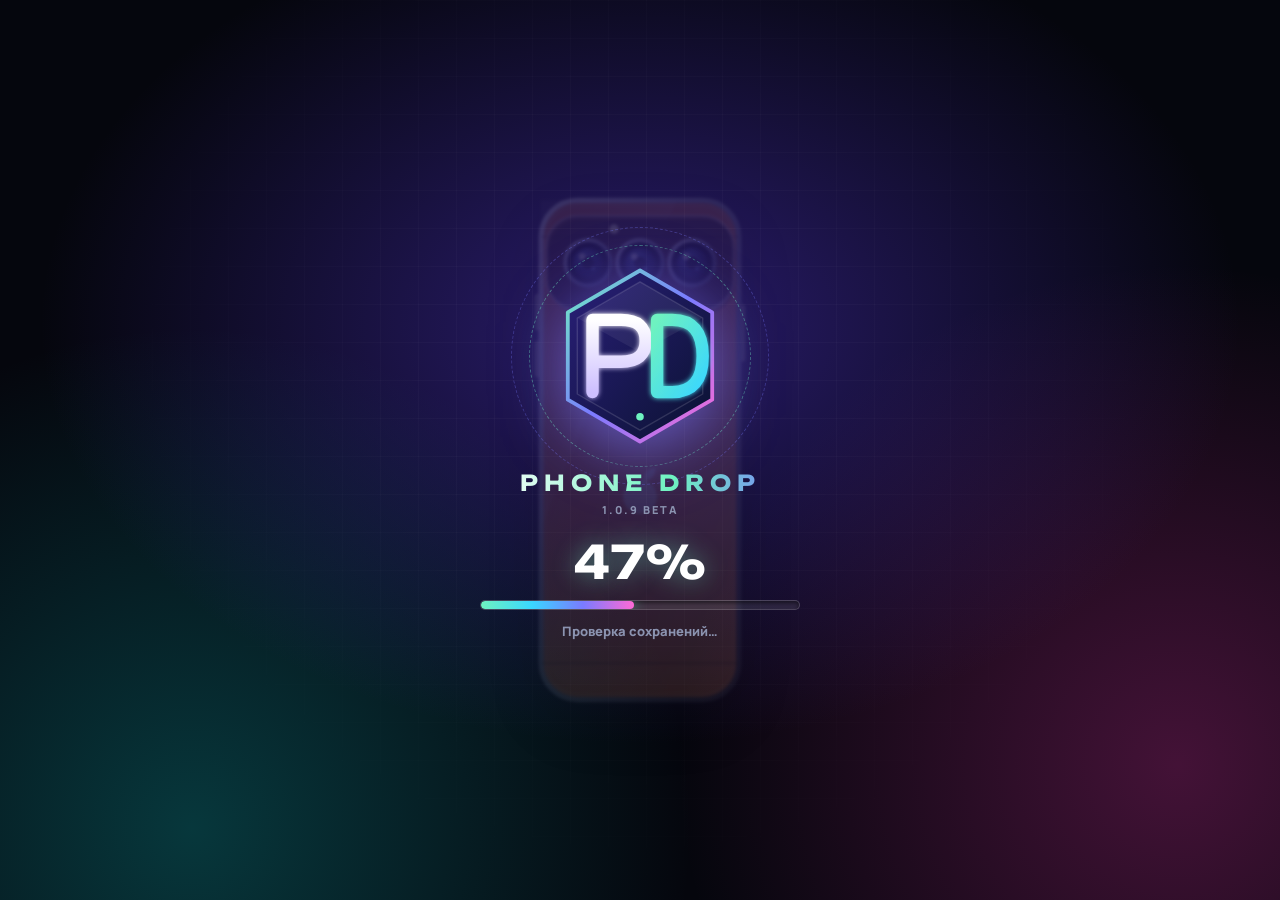
<file: Phone Drop 444.html>
<!DOCTYPE html>
<html lang="ru">
<head>
<meta charset="utf-8">
<meta name="viewport" content="width=device-width, initial-scale=1, viewport-fit=cover">
<title>Phone Drop</title>
<link href="https://fonts.googleapis.com/css2?family=Unbounded:wght@500;700&family=Manrope:wght@500;700;800&display=swap" rel="stylesheet">
<style>
:root{color-scheme:dark;--bg:#0a0c16;--pn:#151a2c;--pn2:#1d2338;--tx:#eef1fb;--mu:#8b93b0;--gold:#ffd24a;--ac:#6ef2c0;
--rare:#4aa3ff;--epic:#b86bff;--legend:#ffb02e;--abs:#ff3d6e;box-sizing:border-box;padding-top:env(safe-area-inset-top,0px)}
*{box-sizing:border-box;-webkit-tap-highlight-color:transparent;margin:0}
html,body{height:100%}
body{background:radial-gradient(900px 500px at 80% -10%,#2a1f5c55,transparent),radial-gradient(700px 500px at -10% 30%,#0e4a5a44,transparent),var(--bg);color:var(--tx);font-family:Manrope,system-ui,sans-serif;font-weight:500;overflow:hidden;user-select:none}
button{font:inherit;color:inherit;border:0;background:none;cursor:pointer}
#app{height:100%;display:flex;flex-direction:column;max-width:520px;margin:0 auto}
header{display:flex;justify-content:space-between;align-items:center;padding:14px 18px 8px}
header h1{font:700 15px Unbounded,sans-serif;letter-spacing:.2px}
header small{display:block;color:var(--mu);font-size:12px;margin-top:2px}
.coins{background:var(--pn);border:1px solid #ffffff14;padding:8px 14px;border-radius:99px;font:700 15px Unbounded,sans-serif;color:var(--gold);display:flex;gap:7px;align-items:center;transition:transform .25s}
.coins.pop{transform:scale(1.12)}
.coins i{width:14px;height:14px;border-radius:50%;background:radial-gradient(circle at 35% 30%,#fff3b0,#e0a400);box-shadow:0 0 10px #ffd24a88}
main{flex:1;overflow-y:auto;position:relative;padding:6px 16px 24px;scrollbar-width:none}
main::-webkit-scrollbar{display:none}
.tab{display:none}
.tab.on{display:block;animation:in .4s cubic-bezier(.2,.8,.2,1)}
@keyframes in{from{opacity:0;transform:translateY(10px)}to{opacity:1;transform:none}}
nav{display:flex;gap:6px;padding:8px 12px calc(10px + env(safe-area-inset-bottom,0px));background:#0a0c16ee;border-top:1px solid #ffffff10}
nav button{flex:1;padding:8px 0 6px;border-radius:14px;color:var(--mu);font-size:11px;font-weight:800;display:flex;flex-direction:column;align-items:center;gap:3px;transition:.25s}
nav button span{font-size:20px;filter:grayscale(1);transition:.25s}
nav button.on{color:var(--ac);background:#6ef2c014}
nav button.on span{filter:none;transform:translateY(-2px) scale(1.1)}
nav b{position:absolute}
.dot{display:inline-block;width:7px;height:7px;border-radius:50%;background:var(--abs);margin-left:4px;vertical-align:middle}
/* roulette */
.win{position:relative;height:168px;border-radius:22px;background:linear-gradient(180deg,#121830,#0d1124);border:1px solid #ffffff12;overflow:hidden;margin:6px 0 14px}
.win:before,.win:after{content:"";position:absolute;top:0;bottom:0;width:70px;z-index:2;pointer-events:none}
.win:before{left:0;background:linear-gradient(90deg,#0d1124,transparent)}
.win:after{right:0;background:linear-gradient(-90deg,#0d1124,transparent)}
.mark{position:absolute;left:50%;top:0;bottom:0;width:2px;margin-left:-1px;background:var(--ac);z-index:3;box-shadow:0 0 14px var(--ac)}
.strip{display:flex;position:absolute;top:12px;left:0;will-change:transform}
.it{width:100px;height:144px;margin-right:8px;border-radius:16px;background:var(--pn);border:1px solid color-mix(in srgb,var(--rc) 55%,transparent);display:flex;align-items:center;justify-content:center;flex:none;background:radial-gradient(circle at 50% 70%,color-mix(in srgb,var(--rc) 30%,transparent),var(--pn) 70%)}
.it svg{height:122px}
.cases{display:flex;gap:10px;overflow-x:auto;scrollbar-width:none;padding:2px 2px 6px}
.case{flex:1;min-width:104px;background:var(--pn);border:1.5px solid transparent;border-radius:20px;padding:12px 8px 10px;text-align:center;transition:.3s cubic-bezier(.2,.8,.2,1)}
.case svg{width:64px;height:64px;transition:.3s}
.case b{display:block;font:700 12px Unbounded,sans-serif;margin:6px 0 3px}
.case small{color:var(--gold);font-weight:800;font-size:13px}
.case.on{border-color:var(--cc);background:linear-gradient(180deg,color-mix(in srgb,var(--cc) 20%,var(--pn)),var(--pn));transform:translateY(-3px);box-shadow:0 10px 28px -10px var(--cc)}
.case.on svg{transform:scale(1.12) rotate(-4deg)}
.btn{width:100%;padding:16px;border-radius:18px;font:700 15px Unbounded,sans-serif;background:linear-gradient(135deg,#6ef2c0,#3ad6ff);color:#04201a;margin:10px 0 4px;transition:transform .15s,opacity .2s,box-shadow .3s;box-shadow:0 12px 30px -12px #6ef2c0}
.btn:active{transform:scale(.97)}
.btn:disabled{opacity:.4;box-shadow:none}
h2{font:700 13px Unbounded,sans-serif;margin:18px 2px 10px}
.odds{display:flex;gap:6px;flex-wrap:wrap;margin-bottom:10px}
.chip{padding:5px 10px;border-radius:99px;font-size:12px;font-weight:800;background:color-mix(in srgb,var(--rc) 16%,transparent);color:var(--rc)}
.grid{display:grid;grid-template-columns:repeat(3,1fr);gap:10px}
.card{position:relative;background:radial-gradient(circle at 50% 60%,color-mix(in srgb,var(--rc) 24%,transparent),var(--pn) 72%);border:1px solid color-mix(in srgb,var(--rc) 50%,transparent);border-radius:18px;padding:10px 6px 8px;text-align:center;transition:transform .2s}
.card:active{transform:scale(.96)}
.card svg{height:104px;display:block;margin:0 auto 4px}
.card p{font-size:11px;font-weight:800;line-height:1.2}
.card em{font-style:normal;font-size:10px;color:var(--rc);font-weight:800}
.card.lock{opacity:.45}.card.lock svg{filter:brightness(0) contrast(.4)}
.card .n{position:absolute;top:6px;right:6px;background:#000a;border-radius:99px;font-size:11px;padding:2px 7px;font-weight:800}
.abs{--rc:var(--abs)}
.card.r-abs,.it.r-abs{box-shadow:0 0 16px -4px var(--abs)}
@keyframes glow{50%{box-shadow:0 0 22px -2px var(--abs)}}
/* tasks */
.row{background:var(--pn);border-radius:18px;padding:14px;margin-bottom:10px;display:flex;align-items:center;gap:12px}
.row .t{flex:1}.row b{font-size:14px;font-weight:800}
.bar{height:6px;border-radius:9px;background:#ffffff14;margin-top:9px;overflow:hidden}
.bar i{display:block;height:100%;border-radius:9px;background:linear-gradient(90deg,#6ef2c0,#3ad6ff);transition:width .6s cubic-bezier(.2,.8,.2,1)}
.row small{color:var(--mu);font-size:12px}
.go{padding:9px 14px;border-radius:12px;background:var(--gold);color:#2a1d00;font-weight:800;font-size:13px;white-space:nowrap;transition:transform .15s}
.go:active{transform:scale(.94)}
.go[disabled]{background:#ffffff12;color:var(--mu)}
.rw{color:var(--gold);font-weight:800;font-size:13px;white-space:nowrap}
/* calendar */
.cal{display:grid;grid-template-columns:repeat(4,1fr);gap:10px}
.day{background:var(--pn);border-radius:18px;padding:14px 4px;text-align:center;border:1.5px solid transparent;transition:.3s}
.day:nth-child(7){grid-column:span 2;background:linear-gradient(135deg,#3a2a08,#2b1346)}
.day span{display:block;font-size:11px;color:var(--mu);font-weight:800}
.day div{font-size:26px;margin:6px 0 4px;transition:transform .3s}
.day b{font:700 13px Unbounded,sans-serif;color:var(--gold)}
.day.done{opacity:.5}.day.done div{filter:grayscale(1)}
.day.now{border-color:var(--ac);box-shadow:0 0 24px -6px var(--ac)}
@keyframes glow2{50%{box-shadow:0 0 30px 0 #6ef2c066}}
.day.now div{transform:scale(1.15)}
/* modal */
.md{position:fixed;inset:0;background:#05060ccc;display:flex;align-items:center;justify-content:center;z-index:20;padding:20px;animation:fade .3s}
@keyframes fade{from{opacity:0}}
.mb{width:100%;max-width:340px;text-align:center;background:radial-gradient(circle at 50% 35%,color-mix(in srgb,var(--rc) 30%,#151a2c),#10142a 75%);border:1.5px solid var(--rc);border-radius:28px;padding:22px 18px 18px;box-shadow:0 0 70px -10px var(--rc);animation:pop .7s cubic-bezier(.2,1.2,.3,1)}
@keyframes pop{from{opacity:0;transform:scale(.6) rotate(-6deg)}}
.mb svg{height:230px;filter:drop-shadow(0 16px 24px #000a);animation:fl 3.2s ease-in-out infinite}
@keyframes fl{50%{transform:translateY(-8px) rotate(2deg)}}
.mb h3{font:700 19px Unbounded,sans-serif;margin:10px 0 6px}
.mb .chip{display:inline-block;font-size:13px}
.mb .a{display:flex;gap:8px;margin-top:16px}
.mb .a button{flex:1;padding:13px 6px;border-radius:14px;font-weight:800;font-size:14px;background:#ffffff14}
.mb .a .p{background:var(--gold);color:#2a1d00}
.tg-abs{background:linear-gradient(90deg,#ff3d6e,#ffb02e,#b86bff,#ff3d6e);background-size:200%;-webkit-background-clip:text;background-clip:text;color:transparent;animation:sh 3s linear infinite}
@keyframes sh{to{background-position:200%}}
.toast{position:fixed;left:50%;bottom:90px;transform:translate(-50%,20px);background:#fff;color:#111;padding:10px 18px;border-radius:99px;font-weight:800;font-size:13px;opacity:0;transition:.35s;z-index:30;pointer-events:none}
.toast.on{opacity:1;transform:translate(-50%,0)}
.inp{flex:1;min-width:0;background:#0d1124;border:1px solid #ffffff1a;border-radius:12px;padding:11px 12px;color:var(--tx);font:700 14px Manrope,sans-serif;user-select:text}
.rw2{display:flex;gap:8px;align-items:center;flex-wrap:wrap}
.sp{color:var(--mu);font-weight:800;font-size:13px;margin-top:8px}
.acc{display:flex;gap:6px;flex-wrap:wrap;justify-content:center;margin-top:12px}
.acc button{padding:7px 10px;border-radius:12px;background:#ffffff0f;font-size:12px;font-weight:800;border:1.5px solid transparent;display:flex;align-items:center;gap:5px;transition:.2s}
.acc button i{width:10px;height:10px;border-radius:50%;border:1px solid #fff6}
.acc button small{color:var(--gold);font-size:11px}
.acc button.on{border-color:var(--ac);background:#6ef2c01a}
.mb{max-height:92vh;overflow-y:auto;scrollbar-width:none}.mb svg{height:200px}
body{touch-action:manipulation;background:radial-gradient(1000px 600px at 85% -10%,#3b2a8c55,transparent),radial-gradient(800px 600px at -10% 40%,#0b5f6a44,transparent),radial-gradient(600px 400px at 50% 110%,#7a1f5a33,transparent),var(--bg)}
main{overscroll-behavior:contain;-webkit-overflow-scrolling:touch}
.card{content-visibility:auto;contain-intrinsic-size:auto 175px}.row,.day,.case{contain:layout}
header h1{font-size:17px;background:linear-gradient(90deg,#fff,#6ef2c0);-webkit-background-clip:text;background-clip:text;color:transparent}
h2:before{content:"";display:inline-block;width:4px;height:12px;border-radius:2px;background:var(--ac);margin-right:8px;vertical-align:-1px}
.win{box-shadow:inset 0 0 40px #6ef2c010,0 14px 40px -20px #000}.case,.row,.day,.card{box-shadow:inset 0 1px 0 #ffffff14}
.seg{display:flex;background:var(--pn);border-radius:14px;padding:4px;margin:6px 0 14px}.seg button{flex:1;padding:10px;border-radius:11px;font-weight:800;font-size:13px;color:var(--mu);transition:.25s}.seg button.on{background:#6ef2c01f;color:var(--ac)}
.ic{font-size:26px}
.stg{position:relative;height:210px;display:flex;justify-content:center;align-items:flex-end}.stg svg{height:200px;position:relative;z-index:1}
.stg:before{content:"";position:absolute;inset:0;background:radial-gradient(circle at 50% 60%,color-mix(in srgb,var(--rc) 35%,transparent),transparent 65%)}
.stg.fresh svg{animation:emerge 2.1s cubic-bezier(.2,.8,.2,1) .9s both}
@keyframes emerge{from{transform:translateY(150px) scale(.6);opacity:0}30%{opacity:1}to{transform:none}}
.bxo{position:absolute;bottom:-6px;left:50%;margin-left:-75px;width:150px;height:92px;z-index:2;animation:boxout .8s ease 2.7s forwards}
.bxo .bd{position:absolute;inset:0;border-radius:6px 6px 14px 14px;background:linear-gradient(160deg,color-mix(in srgb,var(--rc) 55%,#222),#10142a);border:1px solid #fff3;box-shadow:0 20px 40px -14px #000}
.bxo .lid{position:absolute;top:-22px;left:-5px;right:-5px;height:24px;border-radius:8px;background:linear-gradient(180deg,var(--rc),#1a1f38);transform-origin:bottom;animation:lid .8s cubic-bezier(.3,1.2,.5,1) .2s forwards}
@keyframes lid{to{transform:perspective(300px) rotateX(115deg)}}
@keyframes boxout{to{transform:translateY(70px);opacity:0}}
.late{animation:fup .7s ease 2.6s both}@keyframes fup{from{opacity:0;transform:translateY(8px)}}
.pw{position:fixed;inset:0;background:#000d;z-index:40;display:flex;align-items:center;justify-content:center;animation:fade .3s}
.pw .x{position:absolute;top:calc(14px + env(safe-area-inset-top,0px));right:16px;width:40px;height:40px;border-radius:50%;background:#ffffff1a;font-size:16px;z-index:2}
.dev{width:min(74vw,280px);aspect-ratio:9/19;border-radius:38px;padding:7px;background:linear-gradient(135deg,var(--c1),var(--c2));box-shadow:0 30px 80px -20px #000}
.scr{height:100%;border-radius:31px;background:#000;overflow:hidden;position:relative;color:#fff;text-align:center}
.boot{height:100%;display:flex;align-items:center;justify-content:center;font:700 22px Unbounded,sans-serif;animation:fade 1.2s}
.home{height:100%;background:linear-gradient(160deg,var(--c1),#0a0c16 70%);padding:46px 16px 16px;animation:fade .6s}
.clk{font:700 44px Unbounded,sans-serif;margin-bottom:34px}
.apps{display:grid;grid-template-columns:repeat(4,1fr);gap:14px 8px}.apps i{font-style:normal;font-size:26px;background:#ffffff1c;border-radius:14px;padding:9px 0}
.tt{background:linear-gradient(135deg,#6ef2c0,#3ad6ff);border-radius:14px;padding:6px 0;font-size:22px;color:#04201a}.tt small{display:block;font-size:8px;font-weight:800}
.bn{height:100%;padding:44px 16px 16px;background:linear-gradient(180deg,#0e1330,#05060c);animation:fade .5s}
.bn h4{font:700 15px Unbounded,sans-serif;color:var(--ac)}.num{font:700 40px Unbounded,sans-serif;margin:22px 0 6px;font-variant-numeric:tabular-nums}
.lb{color:var(--mu);font-weight:800;font-size:12px;display:block;min-height:34px}
.pb{height:6px;border-radius:9px;background:#ffffff1a;margin:14px 0 18px;overflow:hidden}.pb i{display:block;height:100%;width:0;background:linear-gradient(90deg,#6ef2c0,#3ad6ff)}
.bn .go{width:100%;padding:13px}.det div{display:flex;justify-content:space-between;padding:9px 4px;border-bottom:1px solid #ffffff14;font-size:13px;font-weight:800;animation:fup .5s both}.det span{color:var(--mu)}
.lvb{display:flex;align-items:center;gap:8px;flex:1;margin:0 10px;min-width:0}.lvi{flex:1;min-width:0}.lvi b{font-size:11px;font-weight:800;white-space:nowrap;overflow:hidden;text-overflow:ellipsis;display:block}
.xb{height:5px;border-radius:9px;background:#ffffff1a;margin-top:4px;overflow:hidden}.xb i{display:block;height:100%;background:linear-gradient(90deg,#6ef2c0,#3ad6ff);transition:width .6s}
.av{width:36px;height:36px;border-radius:50%;display:grid;place-items:center;font-weight:800;background:var(--pn2);flex:none;border:3px solid transparent;background-clip:padding-box}
.av.f1{border-color:#19f0ff;box-shadow:0 0 12px #19f0ff88}.av.f2{border-color:#ffd24a;box-shadow:0 0 12px #ffb02e88}.av.f3{border-color:#bfefff;box-shadow:0 0 14px #7fe0ffaa}.av.f6{border-color:#00f5d4;box-shadow:0 0 16px #00f5d4aa}
.av.f4{background:linear-gradient(var(--pn2),var(--pn2)) padding-box,conic-gradient(#ff3d6e,#ffb02e,#6ef2c0,#4aa3ff,#b86bff,#ff3d6e) border-box}.av.f5{background:linear-gradient(var(--pn2),var(--pn2)) padding-box,conic-gradient(#ffd24a,#b86bff,#ffd24a) border-box;box-shadow:0 0 14px #b86bff88}
.av.big{width:56px;height:56px;font-size:20px}.av.sm{width:18px;height:18px;border-width:2px}
.r-secret{--rc:#00f5d4}.card.r-secret,.it.r-secret{box-shadow:0 0 16px -4px #00f5d4}
.note{color:var(--mu);font-size:12px;margin:8px 2px}
.whw{position:relative;width:270px;height:270px;margin:14px auto 18px}.wheel{position:absolute;inset:0;border-radius:50%;border:6px solid #1d2338;box-shadow:0 0 40px -8px #6ef2c066;will-change:transform}
.wheel span{position:absolute;left:50%;top:50%;width:0;height:0}.wheel b{position:absolute;width:64px;margin-left:-32px;margin-top:-10px;text-align:center;font-size:13px;font-weight:800}
.ptr{position:absolute;top:-12px;left:50%;margin-left:-12px;border:12px solid transparent;border-top:22px solid var(--gold);z-index:3}
.tier{display:flex;gap:8px;align-items:center;margin-bottom:8px}.tier b{width:26px;text-align:center;font:700 12px Unbounded,sans-serif}.tier .go{flex:1}.tier .pm{background:linear-gradient(135deg,#b86bff,#ff3d6e);color:#fff}.tier .go[disabled]{opacity:.45}
.adm2{flex-direction:column;align-items:stretch;gap:10px;margin-top:10px}input[type=color]{width:44px;height:42px;border:0;background:none;padding:0;flex:none}
.busy{position:relative;overflow:hidden}.busy:after{content:"";position:absolute;left:0;bottom:0;height:3px;background:var(--ac);animation:bz 1.1s linear forwards}@keyframes bz{from{width:0}to{width:100%}}
.stg{height:300px;perspective:700px;align-items:flex-end}.ph0 svg{height:210px;margin-bottom:20px}.stg.fresh svg{animation:none}
.bx{position:absolute;bottom:6px;left:50%;width:170px;height:100px;margin-left:-85px;transform-style:preserve-3d;animation:shake .9s ease .1s both,bxout .7s ease 4.1s forwards}
.bback{position:absolute;inset:0;border-radius:8px;background:#05060c}.clipw{position:absolute;inset:0;clip-path:inset(-400px -60px 0 -60px)}
.ph{position:absolute;left:50%;top:0;margin-left:-45px;width:90px;animation:rise 2s cubic-bezier(.3,.7,.2,1) 1.9s both}.ph svg{height:180px;display:block;filter:drop-shadow(0 10px 18px #000a)}
@keyframes rise{from{transform:translateY(100px)}to{transform:translateY(-160px)}}
.bfront{position:absolute;inset:0;border-radius:6px 6px 12px 12px;background:linear-gradient(160deg,color-mix(in srgb,var(--rc) 45%,#2a2e44),#0e1124);border:1px solid #fff3;z-index:2;display:flex;flex-direction:column;align-items:center;justify-content:center;gap:4px}
.bfront b{font:700 16px Unbounded,sans-serif;letter-spacing:2px}.bfront small{font-size:10px;opacity:.7}
.blid{position:absolute;left:-6px;right:-6px;top:-24px;height:28px;border-radius:8px 8px 3px 3px;background:linear-gradient(180deg,color-mix(in srgb,var(--rc) 70%,#fff),color-mix(in srgb,var(--rc) 50%,#222));transform-origin:50% 100%;animation:lid 1s cubic-bezier(.5,0,.2,1) 1s both;z-index:3}
@keyframes lid{to{transform:rotateX(125deg)}}
@keyframes shake{0%,100%{transform:none}15%{transform:rotate(-4deg) translateY(-3px)}30%{transform:rotate(4deg)}45%{transform:rotate(-3deg) translateY(-3px)}60%{transform:rotate(3deg)}80%{transform:rotate(-1deg)}}
@keyframes bxout{to{transform:translateY(80px);opacity:0}}
.burst{position:absolute;bottom:-20px;left:50%;width:300px;height:300px;margin-left:-150px;border-radius:50%;background:radial-gradient(circle,color-mix(in srgb,var(--rc) 70%,transparent),transparent 65%);opacity:0;animation:burst 1.4s ease 1.3s both}
@keyframes burst{0%{opacity:0;transform:scale(.3)}40%{opacity:1}100%{opacity:.35;transform:scale(1.4)}}
.late{animation:fup .7s ease 4.2s both}
#nts{position:fixed;top:calc(10px + env(safe-area-inset-top,0px));left:0;right:0;z-index:60;display:flex;flex-direction:column;align-items:center;gap:8px;pointer-events:none}
.nt{display:flex;align-items:center;gap:10px;background:#151a2cf2;color:#fff;border:1px solid #ffffff22;border-left:4px solid var(--ac);padding:10px 16px;border-radius:16px;font-weight:800;font-size:13px;box-shadow:0 12px 30px -10px #000;animation:ntin .45s cubic-bezier(.2,1.2,.3,1)}.nt i{font-style:normal;font-size:18px}.nt.out{animation:ntout .35s ease forwards}
@keyframes ntin{from{opacity:0;transform:translateY(-24px) scale(.9)}}@keyframes ntout{to{opacity:0;transform:translateY(-16px)}}
#ld{position:fixed;inset:0;z-index:100;background:radial-gradient(800px 500px at 50% 30%,#2a1f6a,#0a0c16 70%);display:flex;align-items:center;justify-content:center;transition:opacity .6s,transform .6s}#ld.hide{opacity:0;transform:scale(1.04);pointer-events:none}
.ldc{width:min(78vw,320px);text-align:center;color:#fff}.ldl{font-size:64px;animation:fl 2s ease-in-out infinite}.ldc h1{font:700 26px Unbounded,sans-serif;margin:10px 0 24px;background:linear-gradient(90deg,#fff,#6ef2c0);-webkit-background-clip:text;background-clip:text;color:transparent}
.ldb{height:8px;border-radius:9px;background:#ffffff1a;overflow:hidden}.ldb i{display:block;height:100%;width:5%;border-radius:9px;background:linear-gradient(90deg,#6ef2c0,#3ad6ff,#b86bff);transition:width .3s}.ldc p{color:#8b93b0;font-weight:800;font-size:13px;margin-top:12px}
nav{margin:0 10px 8px;padding:8px 8px calc(8px + env(safe-area-inset-bottom,0px));border-radius:24px;border:1px solid #ffffff16;background:#121631f5;box-shadow:0 -10px 40px -14px #000}
.btn{background:linear-gradient(135deg,#6ef2c0,#3ad6ff 55%,#7a7bff)}
.qq{font:700 44px Unbounded,sans-serif;color:#00f5d4;text-shadow:0 0 20px #00f5d4}
#gseg{overflow-x:auto;scrollbar-width:none}#gseg button{white-space:nowrap;flex:none;padding:10px 14px}
.flt{margin-bottom:10px}.card .pr{display:block;color:var(--gold);font-weight:800;font-size:10px;margin-top:2px}
.wk button small{display:block;color:var(--gold);font-size:10px}.tcs{display:flex;flex-direction:column;align-items:center;justify-content:center;font-size:28px;min-height:150px;border-style:dashed}
.pin{align-items:center}.pin svg{height:110px}
.bnr{background:linear-gradient(135deg,#3a2a8c,#0e6a6a);color:#fff;border-radius:18px;padding:12px 14px;margin:6px 0 12px;display:flex;flex-direction:column;gap:3px}.bnr span{font-size:12px;opacity:.85}
.lgm{text-align:left;max-height:80vh}.lgm h4{margin:12px 0 4px;color:var(--ac)}.lgm li{margin:3px 0 3px 16px;font-size:13px}.lgp{font-size:13px;margin:2px 0}.adm2 small{color:var(--mu);font-size:12px}
:root[data-theme=light]{color-scheme:light;--bg:#edf0f8;--pn:#ffffff;--pn2:#e5e9f4;--tx:#141828;--mu:#69728f}
:root[data-theme=light] body{background:radial-gradient(900px 500px at 85% -10%,#c9bcff88,transparent),radial-gradient(700px 500px at -10% 40%,#9ee9e088,transparent),var(--bg)}
:root[data-theme=light] nav{background:#fffffff2;border-color:#00000012;box-shadow:0 -6px 24px -12px #0003}
:root[data-theme=light] .win{background:linear-gradient(180deg,#fff,#eef1fb);border-color:#00000014}
:root[data-theme=light] .win:before{background:linear-gradient(90deg,#eef1fb,transparent)}:root[data-theme=light] .win:after{background:linear-gradient(-90deg,#eef1fb,transparent)}
:root[data-theme=light] .md{background:#dfe4f2dd}
:root[data-theme=light] .mb{background:radial-gradient(circle at 50% 35%,color-mix(in srgb,var(--rc) 22%,#fff),#f4f6fd 75%);color:var(--tx)}
:root[data-theme=light] .inp{background:#fff;border-color:#00000018}
:root[data-theme=light] .card{background:radial-gradient(circle at 50% 60%,color-mix(in srgb,var(--rc) 20%,transparent),#fff 72%)}
:root[data-theme=light] .it{background:radial-gradient(circle at 50% 70%,color-mix(in srgb,var(--rc) 25%,transparent),#fff 70%)}
:root[data-theme=light] header h1{background:linear-gradient(90deg,#141828,#0b8f6a);-webkit-background-clip:text;background-clip:text}
:root[data-theme=light] .bar,:root[data-theme=light] .xb,:root[data-theme=light] .pb{background:#00000014}
:root[data-theme=light] .coins,:root[data-theme=light] .case,:root[data-theme=light] .row,:root[data-theme=light] .day{border-color:#0000000f}
:root[data-theme=light] .nt{background:#fffffff2;color:#141828}
:root[data-theme=light] .acc button,:root[data-theme=light] .mb .a button{background:#0000000d}
/* 1.0.6 дизайн */
body{background:radial-gradient(1000px 600px at 85% -10%,#4b2fb055,transparent),radial-gradient(800px 600px at -10% 40%,#0b7a8a44,transparent),radial-gradient(700px 500px at 50% 115%,#a02a7a33,transparent),var(--bg)}
header{background:linear-gradient(180deg,#0a0c16f2,#0a0c1600);position:relative;z-index:3}
.card,.row,.case,.day{background-image:linear-gradient(160deg,#ffffff0a,#ffffff00 60%)}
.case.on{box-shadow:0 14px 34px -10px var(--cc),inset 0 1px 0 #ffffff30}
.win{border-radius:26px;box-shadow:inset 0 0 50px #6ef2c012,0 18px 44px -22px #000}
.btn{border-radius:20px;box-shadow:0 16px 34px -14px #3ad6ff,inset 0 1px 0 #ffffff55}.go{border-radius:13px;box-shadow:0 6px 14px -8px #ffd24a}
nav button.on{background:linear-gradient(180deg,#6ef2c022,#6ef2c008);box-shadow:inset 0 0 0 1px #6ef2c033}
#ld{background:#070913}.ldbg{position:absolute;inset:0;background:radial-gradient(600px 400px at 50% 35%,#3b2a9a88,transparent),radial-gradient(500px 500px at 20% 90%,#0b8a8a55,transparent),radial-gradient(500px 500px at 90% 80%,#a02a7a55,transparent);animation:ldb 6s ease-in-out infinite alternate}@keyframes ldb{to{transform:scale(1.15) rotate(4deg)}}
.ldc{position:relative}.ldl{height:230px;position:relative;margin-bottom:6px;display:flex;justify-content:center;overflow:hidden}.ldl svg{height:230px;filter:drop-shadow(0 24px 30px #000b);animation:fl 3s ease-in-out infinite}
.ldl:after{content:"";position:absolute;top:0;bottom:0;width:60px;background:linear-gradient(100deg,transparent,#ffffff55,transparent);transform:skewX(-12deg);animation:shn 2s ease-in-out infinite}@keyframes shn{from{left:15%;opacity:0}30%{opacity:1}to{left:75%;opacity:0}}
.ldv{display:block;color:#8b93b0;font-weight:800;letter-spacing:2px;margin:-14px 0 20px;font-size:11px}.ldb{height:10px;border:1px solid #ffffff22;box-shadow:inset 0 2px 4px #0008}.ldb i{box-shadow:0 0 14px #6ef2c0aa}
.bp{background:linear-gradient(180deg,#1b2a44,#101a2e);border:1px solid #ffffff18;border-radius:22px;padding:12px;margin-bottom:6px}.bph{display:flex;align-items:center;gap:10px;margin-bottom:12px}
.emb{width:56px;height:56px;border-radius:50%;flex:none;display:flex;flex-direction:column;align-items:center;justify-content:center;background:radial-gradient(circle,#7a1f2a,#3b0f18);border:3px solid #e8b04a;box-shadow:0 0 18px #e8b04a66,inset 0 0 12px #000a;color:#fff}.emb b{font:700 20px Unbounded,sans-serif;line-height:1}.emb small{font-size:8px;font-weight:800;color:#f3d28a;letter-spacing:1px}
.bpbar{flex:1;height:30px;border-radius:99px;background:#0a0f1c;border:2px solid #3a5a86;position:relative;overflow:hidden;color:#fff}.bpbar i{position:absolute;left:0;top:0;bottom:0;background:linear-gradient(90deg,#2a8fd0,#6ef2c0);border-radius:99px}.bpbar span{position:absolute;inset:0;display:grid;place-items:center;font-weight:800;font-size:13px}
.upg{background:linear-gradient(180deg,#52d63a,#2fa81f);color:#fff;font-weight:800;border-radius:99px;padding:9px 14px;font-size:13px;box-shadow:0 6px 14px -6px #2fa81f}.pmk{color:var(--gold);font-weight:800;font-size:12px}
.bpg{display:flex;border-radius:16px;overflow:hidden;background:#2a3040}.bpside{flex:none;width:58px;background:linear-gradient(180deg,#8a1f2a,#5a111b);color:#fff}.bpside:before{content:"";display:block;height:36px}.sd{height:90px;display:flex;flex-direction:column;align-items:center;justify-content:center;font-size:24px;border-top:1px solid #ffffff22}.sd small{font-size:8px;font-weight:800;color:#f3d28a}
.bpscroll{display:flex;overflow-x:auto;scrollbar-width:none;flex:1}.bpc{flex:none;width:74px;border-left:2px solid #1a2230;background:#8f8a82}.bpc:nth-child(odd){background:#9a958d}
.bpn{height:36px;display:grid;place-items:center;background:#3a4f6a;font:700 15px Unbounded,sans-serif;color:#dfe6f2}.bpn.ok{background:#e8a020;color:#fff}.bpr{height:90px;display:grid;place-items:center;border-top:1px solid #0002}
.bpi{width:60px;height:66px;border-radius:12px;border:2px solid #3fa0d0;background:linear-gradient(160deg,#1f4560,#10263a);position:relative;display:flex;align-items:center;justify-content:center;color:#fff}.bpi:active{transform:scale(.94)}
.bpi.p{border-color:#c04bd8;background:linear-gradient(160deg,#5a1f7a,#2a1040)}.bpi.v{border-color:#ffb02e;background:linear-gradient(160deg,#6a4a10,#2a1c06)}
.bpi i{font-style:normal;font-size:26px}.bpi b{position:absolute;right:4px;bottom:2px;font-size:11px;font-weight:800;text-shadow:0 1px 2px #000}.bpi u{position:absolute;right:-5px;top:-5px;text-decoration:none;font-size:12px;background:#c0392b;border-radius:6px;padding:1px 3px;line-height:1}
.bpi.claim{box-shadow:0 0 14px #6ef2c0cc;border-color:#6ef2c0}.bpi.got{opacity:.6}.cta{background:linear-gradient(135deg,#6ef2c0,#3ad6ff);color:#04201a;padding:12px 16px}
.mega{position:fixed;inset:0;z-index:80;background:radial-gradient(circle at 50% 50%,#1a1240,#02030a 70%);display:flex;align-items:center;justify-content:center;overflow:hidden}.mega canvas{position:absolute;inset:0;width:100%;height:100%}
.mo{position:absolute;width:160px;height:160px;border-radius:50%;background:radial-gradient(circle,#fff,#ffd24a 35%,transparent 70%);animation:mp .9s ease-in-out infinite}@keyframes mp{50%{transform:scale(1.5);opacity:.8}}
.mn{position:relative;font:700 120px Unbounded,sans-serif;color:#fff;text-shadow:0 0 40px #ffd24a}.mega.msk{animation:msh .3s}@keyframes msh{25%{transform:translate(-8px,6px)}50%{transform:translate(8px,-6px)}75%{transform:translate(-5px,-4px)}}
.mf{position:absolute;inset:0;background:#fff;opacity:0;pointer-events:none}.mega.bm .mf{animation:mfl 1.2s ease-out}@keyframes mfl{0%{opacity:1}100%{opacity:0}}
.mt{position:absolute;font:700 32px Unbounded,sans-serif;opacity:0;text-shadow:0 0 30px currentColor;text-align:center}.mega.bm .mt{animation:mtx 2s ease-out .15s both}@keyframes mtx{0%{opacity:0;transform:scale(.4)}25%{opacity:1;transform:scale(1.15)}100%{opacity:1;transform:scale(1)}}.mega.bm .mo{animation:mbo 1.2s ease-out forwards}@keyframes mbo{to{transform:scale(7);opacity:0}}
.burst{background:radial-gradient(circle,color-mix(in srgb,var(--fx,var(--rc)) 70%,transparent),transparent 65%)}
.ah{display:flex;align-items:center;gap:8px;padding:34px 12px 8px;font-weight:800;font-size:14px}.ah button{font-size:26px;color:var(--ac);line-height:1}
.ap{display:flex;flex-direction:column;align-items:center;gap:3px;color:#fff}.ap i{font-style:normal;width:46px;height:46px;border-radius:13px;display:grid;place-items:center;font-size:22px}.ap small{font-size:8px;font-weight:800}
.tz{padding:0 12px}.tzl{font:700 16px Unbounded,sans-serif;margin-bottom:8px}.tzl i{font-style:normal;background:#e62117;border-radius:6px;padding:0 6px;font-size:12px;vertical-align:2px}.tz .inp{width:100%;margin-bottom:8px;font-size:12px;padding:9px;color:#fff}.tz .go{width:100%;margin-bottom:10px;padding:9px}.tz iframe{width:100%;aspect-ratio:16/9;border:0;border-radius:10px;background:#000}.yl{display:block;text-align:center;color:var(--ac);font-size:11px;font-weight:800;margin-top:8px}
.cd{font:700 32px Unbounded,sans-serif;text-align:right;padding:16px 14px;min-height:76px;word-break:break-all}.ck{display:grid;grid-template-columns:repeat(4,1fr);gap:6px;padding:0 10px}.ck button{padding:12px 0;border-radius:12px;background:#2a2e3d;font-weight:800;font-size:15px;color:#fff}.ck .op{background:#ff9500}.ck .z{grid-column:span 2}
.nta{width:calc(100% - 20px);margin:0 10px;height:300px;background:#ffffff14;border:0;border-radius:12px;color:#fff;padding:10px;font:600 13px Manrope,sans-serif;resize:none;user-select:text}
.vf{margin:0 10px;height:300px;border-radius:14px;position:relative;overflow:hidden;background:linear-gradient(135deg,#1c3a52,#3a1c52,#521c3a);background-size:200%;animation:sh 6s linear infinite}.vf small{position:absolute;top:8px;left:8px;background:#0008;padding:3px 8px;border-radius:99px;font-size:10px;font-weight:800;z-index:3}.fc{position:absolute;left:50%;top:50%;width:70px;height:70px;margin:-35px;border:1.5px solid #ffd24a;border-radius:8px}.fl{position:absolute;inset:0;background:#fff;opacity:0;z-index:2}.fl.on{animation:mfl .35s ease-out}
.shw{text-align:center;padding:10px}.shw button{width:58px;height:58px;border-radius:50%;border:3px solid #fff;display:grid;place-items:center}.shw button i{width:44px;height:44px;border-radius:50%;background:#fff}.gl{display:flex;gap:6px;padding:0 10px}.gl i{width:36px;height:36px;border-radius:8px}
.swd{font:700 34px Unbounded,sans-serif;text-align:center;padding:40px 0}
.st{padding:0 12px}.st>div:not(.pb){display:flex;justify-content:space-between;padding:8px 0;border-bottom:1px solid #ffffff14;font-size:12px}.st small{color:var(--mu)}.st h5{margin:12px 0 6px;font-size:12px}.fw{width:100%;text-align:left;padding:9px 10px;border-radius:10px;background:#ffffff10;margin-bottom:6px;font-weight:800;font-size:12px;border:1.5px solid transparent;color:#fff}.fw small{display:block;color:var(--mu);font-size:10px}.fw.on{border-color:var(--ac)}
.bn{padding:6px 14px 14px;animation:fade .5s}.bn .go{width:100%;padding:11px}
.av.f7{border-color:#ffb02e;box-shadow:0 0 14px #ffb02e,0 0 28px #ffb02e66}.av.f8{background:linear-gradient(var(--pn2),var(--pn2)) padding-box,conic-gradient(#19f0ff,#ff3dcb,#19f0ff) border-box;box-shadow:0 0 16px #ff3dcb88}
.vipc{background:linear-gradient(135deg,#3a2a08,#2b1346)}.meb{border:1.5px solid var(--ac)}.corp svg{flex:none}
.arn{display:grid;grid-template-columns:1fr auto 1fr;gap:8px;align-items:center;margin-top:10px}.arn>b{font:700 18px Unbounded,sans-serif;color:var(--ac)}
#ld{background:#05060d}.ldbg{background:radial-gradient(600px 420px at 50% 36%,#4a2fc088,transparent),radial-gradient(500px 500px at 15% 92%,#0b9a9a55,transparent),radial-gradient(500px 500px at 92% 85%,#c02a8a55,transparent)}
.ldgrid{position:absolute;inset:0;background-image:linear-gradient(#ffffff09 1px,transparent 1px),linear-gradient(90deg,#ffffff09 1px,transparent 1px);background-size:38px 38px;-webkit-mask-image:radial-gradient(circle at 50% 40%,#000,transparent 70%);mask-image:radial-gradient(circle at 50% 40%,#000,transparent 70%)}
#ld .ldl{position:absolute;left:50%;top:50%;height:auto;margin:0;transform:translate(-50%,-50%);opacity:.13;filter:blur(1.5px);pointer-events:none;overflow:visible}#ld .ldl svg{height:520px;animation:fl 5s ease-in-out infinite}#ld .ldl:after{display:none}
.pdlogo{position:relative;width:190px;height:190px;margin:0 auto 18px;animation:pdin .9s cubic-bezier(.2,1.2,.3,1) both}.pdlogo svg{position:relative;width:100%;height:100%;filter:drop-shadow(0 14px 30px #7a7bff99)}
.ring{position:absolute;inset:-16px;border-radius:50%;border:1.5px dashed #6ef2c066;animation:spin 14s linear infinite}.ring.r2{inset:-34px;border-color:#7a7bff55;animation-duration:22s;animation-direction:reverse}
@keyframes spin{to{transform:rotate(360deg)}}@keyframes pdin{from{opacity:0;transform:scale(.5) rotate(-12deg)}}
.pdl{stroke-dasharray:400;stroke-dashoffset:400;animation:draw 1.5s ease .4s forwards}@keyframes draw{to{stroke-dashoffset:0}}.pdg{animation:pdg 1.8s ease-in-out infinite}@keyframes pdg{50%{opacity:.3}}
.pdlogo:after{content:"";position:absolute;inset:0;background:linear-gradient(105deg,transparent 40%,#ffffff66 50%,transparent 60%);background-size:260% 100%;background-position:130% 0;animation:pds 2.6s ease-in-out 1.2s infinite;clip-path:polygon(50% 5%,88% 27%,88% 73%,50% 95%,12% 73%,12% 27%);pointer-events:none}@keyframes pds{to{background-position:-30% 0}}
#ld h1{font:700 22px Unbounded,sans-serif;letter-spacing:6px;margin:4px 0 6px;background:linear-gradient(90deg,#fff,#6ef2c0 60%,#7a7bff);-webkit-background-clip:text;background-clip:text;color:transparent;animation:pdin .9s ease .3s both}.ldv{margin:0 0 16px}
.ldn{font:700 46px Unbounded,sans-serif;color:#fff;text-shadow:0 0 24px #6ef2c077;font-variant-numeric:tabular-nums;margin-bottom:10px}.ldb i{background:linear-gradient(90deg,#6ef2c0,#3ad6ff,#7a7bff,#ff6ad5)}
#ld>i{position:absolute;bottom:-10px;width:6px;height:6px;border-radius:50%;background:#6ef2c0;box-shadow:0 0 12px #6ef2c0;opacity:0;animation:pup 6s linear infinite}
#ld>i:nth-of-type(1){left:12%}#ld>i:nth-of-type(2){left:28%;animation-delay:1.5s;background:#7a7bff;box-shadow:0 0 12px #7a7bff}#ld>i:nth-of-type(3){left:46%;animation-delay:3s}#ld>i:nth-of-type(4){left:64%;animation-delay:.8s;background:#ff6ad5;box-shadow:0 0 12px #ff6ad5}#ld>i:nth-of-type(5){left:80%;animation-delay:2.3s}#ld>i:nth-of-type(6){left:92%;animation-delay:4s;background:#7a7bff;box-shadow:0 0 12px #7a7bff}
@keyframes pup{0%{opacity:0;transform:translateY(0)}15%{opacity:1}100%{opacity:0;transform:translateY(-110vh)}}
.qa{padding:14px 8px;font-size:13px;white-space:normal}.qa.ok{background:#2fa81f;color:#fff}.qa.bad{background:#c0392b;color:#fff}
:root{--bg:#080415;--pn:#15103a;--pn2:#211a55;--mu:#9a93c4}
body{background:radial-gradient(900px 600px at 80% -8%,#5b2fd055,transparent),radial-gradient(700px 500px at -10% 30%,#1a2fa055,transparent),radial-gradient(700px 500px at 50% 110%,#7a1fa044,transparent),#080415}
.gtg{display:grid;grid-template-columns:1fr 1fr;gap:10px}
.gt{position:relative;display:flex;align-items:center;gap:8px;text-align:left;padding:14px 10px;border-radius:22px;min-height:104px;overflow:hidden;border:1px solid #ffffff14;box-shadow:0 14px 30px -18px #000,inset 0 1px 0 #ffffff26;color:#fff;transition:transform .2s}.gt:active{transform:scale(.97)}
.gt i{font-style:normal;font-size:46px;filter:drop-shadow(0 6px 10px #0008);flex:none}.gt b{display:block;font:700 14px Unbounded,sans-serif}.gt small{display:block;font-size:11px;opacity:.78;margin:3px 0 8px;font-weight:700}.gt u{text-decoration:none;display:inline-block;background:#ffffff22;border-radius:10px;padding:5px 12px;font-size:11px;font-weight:800}
.gtb{display:grid;grid-template-columns:repeat(3,1fr);gap:10px;margin-top:12px}.gb{border-radius:22px;padding:16px 6px 12px;display:flex;flex-direction:column;align-items:center;gap:3px;color:#fff;border:1px solid #ffffff22;box-shadow:inset 0 1px 0 #ffffff33,0 14px 30px -18px #000}.gb i{font-style:normal;font-size:38px}.gb b{font:700 11px Unbounded,sans-serif;text-align:center}.gb small{font-size:10px;opacity:.85;font-weight:700}
.gb1{background:linear-gradient(160deg,#ff9a2a,#c0207a)}.gb2{background:linear-gradient(160deg,#2a8aff,#3a3ae0)}.gb3{background:linear-gradient(160deg,#9a6aff,#5a3ad0)}
.back{padding:6px 2px 10px;font-weight:800;color:var(--ac);font-size:14px}#gseg{display:none!important}
nav button.on{border:2px solid #1da1ff;border-radius:18px;background:linear-gradient(180deg,#0e4a7a,#0a2548);box-shadow:0 0 18px -4px #1da1ff;color:#fff}
.case{background-image:linear-gradient(160deg,color-mix(in srgb,var(--cc) 28%,transparent),transparent 70%)}
.car{position:relative;height:150px;border-radius:26px;overflow:hidden;margin:6px 0 14px;border:1px solid #ffffff1a;box-shadow:0 16px 36px -20px #000}
.cs{position:absolute;inset:0;display:flex;align-items:center;justify-content:space-between;padding:18px;opacity:0;transform:scale(1.03);transition:opacity .6s,transform .6s;pointer-events:none;color:#fff}.cs.on{opacity:1;transform:none;pointer-events:auto}
.ct{max-width:58%}.ct h3{font:700 19px Unbounded,sans-serif;margin-bottom:6px}.ct p{font-size:12px;opacity:.88;font-weight:700;line-height:1.35}.ca svg{height:130px;filter:drop-shadow(0 10px 14px #000a)}
.cdt{position:absolute;left:18px;bottom:10px;display:flex;gap:5px;z-index:2}.cdt i{width:8px;height:8px;border-radius:5px;background:#ffffff55;transition:.3s}.cdt i.on{width:22px;background:#1da1ff}
.coinw{height:150px;display:grid;place-items:center;perspective:600px}.coin{width:110px;height:110px;border-radius:50%;background:radial-gradient(circle at 35% 30%,#fff3b0,#e0a400);display:grid;place-items:center;font-size:54px;box-shadow:0 14px 30px -10px #ffb02e}@keyframes cflip{to{transform:rotateY(1800deg)}}
.crw{position:relative;height:210px;border-radius:22px;background:linear-gradient(180deg,#0a1050,#2a1a6a);overflow:hidden;margin:10px 0;border:1px solid #ffffff1a}.crm{position:absolute;top:16px;left:0;right:0;text-align:center;font:700 40px Unbounded,sans-serif;color:#fff}.crm.ok{color:#6ef2c0}.crm.bad{color:#ff3d6e}.crk{position:absolute;left:24px;bottom:18px;font-size:46px;transition:transform .1s linear}
.slw{display:flex;gap:10px;justify-content:center;margin:12px 0}.slw span{width:84px;height:96px;border-radius:18px;background:linear-gradient(180deg,#2a1a6a,#12082e);border:2px solid #ffb02e55;display:grid;place-items:center;font-size:46px}
@media (prefers-reduced-motion:reduce){*{animation:none!important;transition-duration:.01s!important}}
</style>
</head>
<body>
<div id="ld"><div class="ldbg"></div><div class="ldgrid"></div><i></i><i></i><i></i><i></i><i></i><i></i><div class="ldl" id="ldl"></div><div class="ldc"><div class="pdlogo"><div class="ring"></div><div class="ring r2"></div><svg viewBox="0 0 200 200"><defs><linearGradient id="pdb" x1="0" y1="0" x2="1" y2="1"><stop offset="0" stop-color="#2a1f7a"/><stop offset="1" stop-color="#0a1230"/></linearGradient><linearGradient id="pde" x1="0" y1="0" x2="1" y2="1"><stop offset="0" stop-color="#6ef2c0"/><stop offset=".5" stop-color="#7a7bff"/><stop offset="1" stop-color="#ff6ad5"/></linearGradient><linearGradient id="pdp" x1="0" y1="0" x2="0" y2="1"><stop offset="0" stop-color="#fff"/><stop offset="1" stop-color="#cdbfff"/></linearGradient><linearGradient id="pdd" x1="0" y1="0" x2="1" y2="1"><stop offset="0" stop-color="#6ef2c0"/><stop offset="1" stop-color="#3ad6ff"/></linearGradient><filter id="pdf" x="-30%" y="-30%" width="160%" height="160%"><feGaussianBlur stdDeviation="3" result="b"/><feMerge><feMergeNode in="b"/><feMergeNode in="SourceGraphic"/></feMerge></filter></defs><path d="M100 10L176 54V146L100 190L24 146V54Z" fill="url(#pdb)" stroke="url(#pde)" stroke-width="4" stroke-linejoin="round"/><path d="M100 22L166 60V140L100 178L34 140V60Z" fill="none" stroke="#ffffff22" stroke-width="1.5" stroke-linejoin="round"/><path d="M34 60L100 22L166 60L100 96Z" fill="#ffffff10"/><g filter="url(#pdf)" fill="none" stroke-linecap="round" stroke-linejoin="round" stroke-width="13"><path class="pdl" pathLength="400" d="M50 138V62H80Q106 62 106 84Q106 106 80 106H50" stroke="url(#pdp)"/><path class="pdl" pathLength="400" d="M118 62H134Q166 62 166 100Q166 138 134 138H118Z" stroke="url(#pdd)" style="animation-delay:.8s"/></g><circle class="pdg" cx="100" cy="164" r="4" fill="#6ef2c0"/></svg></div><h1>PHONE DROP</h1><small class="ldv">1.0.9 BETA</small><div class="ldn" id="ldn">5%</div><div class="ldb"><i id="ldi"></i></div><p id="ldp">5%</p></div></div><div id="app">
<header><div><h1>Phone Drop</h1><small id="hi">Выбивай телефоны мечты</small></div><div class="lvb" id="lvb"></div><div class="coins" id="coins"><i></i><span id="cv">0</span></div></header>
<main>
<section class="tab on" id="t0"><div id="bn"></div><div id="car"></div>
<div class="win"><div class="mark"></div><div class="strip" id="strip"></div></div>
<div class="cases" id="cases"></div>
<button class="btn" id="open"></button>
<h2>Что внутри</h2><div class="odds" id="odds"></div><div class="grid" id="drops"></div>
</section>
<section class="tab" id="t1"><div class="seg"><button class="on" data-s="0">Задания</button><button data-s="1">Достижения</button><button data-s="2">Календарь</button></div><div id="tasks"></div></section>
<section class="tab" id="t2"><div class="seg" id="gseg"><button class="on" data-s="0">🎡 Колесо</button><button data-s="1">🛠️ Свалка</button><button data-s="2">👑 Пропуск</button><button data-s="3">🧩 Мастерская</button><button data-s="4">🏪 Магазин</button><button data-s="5">🎁 Наборы</button><button data-s="6">🏢 Корпорация</button><button data-s="7">⚔️ Арена</button><button data-s="8">🧠 Викторина</button></div><div id="games"></div></section>
<section class="tab" id="t3"><div class="seg" id="cseg"><button class="on" data-s="0">Все</button><button data-s="1">🏎️ Гараж</button></div><div class="rw2 flt"><select id="fr" class="inp"><option value="">Все редкости</option><option value="rare">Редкие</option><option value="epic">Эпик</option><option value="legend">Легендарные</option><option value="abs">Абсолют</option><option value="secret">Секретные</option></select><select id="fs" class="inp"><option value="n">Новые</option><option value="pd">Дороже</option><option value="pa">Дешёвле</option></select></div><h2 style="margin-top:6px">Коллекция <span id="cc" style="color:var(--mu)"></span></h2><div class="grid" id="col"></div></section>
<section class="tab" id="t4"><div id="more"></div></section>
</main>
<nav id="nav">
<button class="on" data-t="0"><span>📦</span>Кейсы</button>
<button data-t="1"><span>🎯</span>Задания<i class="dot" id="d1" hidden></i></button>
<button data-t="2"><span>🎮</span>Play Hub<i class="dot" id="d2" hidden></i></button>
<button data-t="3"><span>📱</span>Коллекция</button>
<button data-t="4"><span>👤</span>Профиль</button>
</nav>
</div>
<div id="nts"></div>
<script>
const $=s=>document.querySelector(s);
const R={rare:{n:'Редкий',c:'var(--rare)',p:50},epic:{n:'Эпик',c:'var(--epic)',p:200},legend:{n:'Легендарный',c:'var(--legend)',p:800},abs:{n:'Абсолют',c:'var(--abs)',p:5000},secret:{n:'Секретный',c:'#00f5d4',p:0}};
// id, name, rarity, [color1,color2], camera, brand
const P=[
['a15','Samsung A15','rare',['#2f3a55','#6f86b8'],'v3','SAMSUNG'],
['r9a','Redmi 9A','rare',['#3d4a3c','#8fb08a'],'one','Redmi'],
['xr','iPhone XR','rare',['#e9eef4','#ff6b6b'],'one','A'],
['i13','iPhone 13','epic',['#2a3a5e','#5b7fd1'],'diag','A'],
['rn15','Redmi Note 15','epic',['#1f2a2a','#3fb9a2'],'pill','Redmi'],
['h600','Honor 600','epic',['#4b2a63','#d39bff'],'cap','HONOR'],
['i15','iPhone 15 Pro Max','legend',['#5d5b57','#b8b2a6'],'tri','A'],
['i17','iPhone 17 Pro Max','legend',['#c4561e','#ff9a55'],'bar','A'],
['vx3','Vivo X300 Pro','legend',['#14161f','#4a5170'],'circ','vivo'],
['x17','Xiaomi 17T','legend',['#1b4d7a','#58b7ff'],'sq','Xiaomi'],
['s25','Samsung S25 Ultra','legend',['#3b3d44','#9ba0ad'],'v4','SAMSUNG'],
['i18','iPhone 18 Pro Max','abs',['#0f2d6b','#7a5cff'],'bar','A'],
['duo','iPhone Duo','abs',['#2b2b30','#d7d3ff'],'duo','A'],
['px8','Poco X8 Pro Max','abs',['#e8c500','#2a2a2a'],'ring','POCO'],
['s26','Samsung S26 Ultra','abs',['#1d3a2f','#7be0b0'],'v4','SAMSUNG'],
['pc71','Poco C71','rare',['#c9a800','#3a3a3a'],'pill','POCO'],
['tsg3','Tecno Spark Go 3','rare',['#1e6b5a','#7fe3c8'],'cap','TECNO'],
['kac1','KENSHI Armor C1s','rare',['#1a1a1a','#ff8a00'],'rug','KENSHI'],
['pc85','Poco C85','epic',['#2b2f66','#7f8bff'],'pill','POCO'],
['n14i','Huawei Nova 14i','epic',['#5c2a4d','#ff8fc7'],'tl','HUAWEI'],
['tss','Tecno Spark Slim','epic',['#16324f','#58a8e8'],'one','TECNO'],
['oa6x','Oppo A6x','epic',['#1d5a3a','#6fe0a0'],'diag','OPPO'],
['p80','Huawei Pura 80','legend',['#e8e2d4','#bfae86'],'circ','HUAWEI'],
['p90','Huawei Pura 90s Pro','legend',['#1a1f3a','#7b66ff'],'circ','HUAWEI'],
['op13','OnePlus 13','legend',['#0f1f2e','#3d7aa8'],'tl','OnePlus'],
['nd6','OnePlus Nord 6','legend',['#3a2a5a','#a68bff'],'pill','OnePlus'],
['vxu','Vivo X300 Ultra','legend',['#2a1a12','#c88a5a'],'circ','vivo'],
['n4a','Nothing Phone 4a Pro','legend',['#d8dae0','#8e929c'],'gly','nothing'],
['fx9','Oppo Find X9','legend',['#3a3f4a','#d6c8a4'],'sq','OPPO'],
['fn5','Oppo Find N5','abs',['#1b1b2a','#8b78ff'],'duo','OPPO'],
['igt','Infinix GT 30 Pro','abs',['#101018','#00e0ff'],'rug','INFINIX'],
['iq15','iQOO 15','abs',['#f5f5f7','#ff4b3a'],'sq','iQOO'],
['pv7','Tecno Pova 7','epic',['#0f2a3a','#00d1ff'],'pill','TECNO'],
['hk80','Honor K80 Pro Max','epic',['#3b2a1a','#e0a96a'],'cap','HONOR'],
['pf7','Poco F7','abs',['#e8e8ec','#9aa0ae'],'ring','POCO'],
['oa5','OnePlus Ace 5','abs',['#101820','#2fe0a0'],'tl','OnePlus'],
['rk70','Redmi K70 Ultra','abs',['#1a1a22','#ff7a2f'],'pill','Redmi'],
['x17pm','Xiaomi 17 Pro Max','abs',['#1c1c24','#c7b8ff'],'sq','Xiaomi'],
['op15','OnePlus 15','abs',['#2b2b30','#ff3b30'],'tl','OnePlus'],
['x17u','Xiaomi 17 Ultra','abs',['#111118','#6b7280'],'circ','Xiaomi'],
['rm10','RedMagic 10 Pro','legend',['#0b0b10','#ff2a4d'],'rug','REDMAGIC'],
['i14','iPhone 14 Pro Max','legend',['#2a1f3d','#7d6aa6'],'tri','A'],
['op11','OnePlus 11','epic',['#16301f','#4fae6c'],'tl','OnePlus'],
['s22','Samsung S22 Ultra','legend',['#2a1215','#9a3b4a'],'v4','SAMSUNG'],
['pf5','Poco F5','legend',['#14161c','#3a8bff'],'pill','POCO'],
['hrp','Honor Robot Phone','legend',['#d9d6cf','#8a8f99'],'circ','HONOR'],
['mi10u','Xiaomi Mi 10 Ultra','secret',['#cfd6e4','#eef1f7'],'sq','Mi'],
['mi9','Xiaomi Mi 9','secret',['#2b4d9e','#b86bff'],'v3','Mi'],
['pix7','Google Pixel 7 Pro','rare',['#46564f','#a7b8a0'],'pix','Google'],
['i11','iPhone 11','rare',['#b8a6d9','#e6dcf5'],'diag','A'],
['n3a','Nothing Phone 3a','epic',['#e9e9ee','#c4c6cf'],'gly','nothing'],
['s23','Samsung S23','epic',['#2f3c33','#7c9a82'],'v3','SAMSUNG'],
['px7p','Poco X7 Pro','legend',['#111114','#e6d02a'],'ring','POCO'],
['iz10','iQOO Z10 Turbo','legend',['#1f2a44','#4b8bff'],'pill','iQOO'],
['x90p','Vivo X90 Pro','abs',['#101214','#6a6f7a'],'circ','vivo'],
['k13','Oppo K13 Turbo Pro','abs',['#b9a0ff','#8f72ee'],'k13','OPPO'],
['x13t','Xiaomi 13T','secret',['#365a87','#9ec7f0'],'sq','Xiaomi'],
['x12','Xiaomi 12','secret',['#2a3550','#8aa0d8'],'cap','Xiaomi'],
['pf6','Poco F6','secret',['#202226','#d5d7dc'],'pill','POCO'],
['nk','Nokia 3310','secret',['#2a4fa8','#6e8de0'],'nk','NOKIA'],
['i16e','iPhone 16e','rare',['#f2f2f4','#c9ccd4'],'one16','A'],
['s21fe','Samsung S21 FE','rare',['#5a3a8a','#c0a6f0'],'v3','SAMSUNG'],
['s24fe','Samsung S24 FE','epic',['#2a5a6a','#8fd6e0'],'v3','SAMSUNG'],
['pix9','Google Pixel 9','epic',['#2a2f35','#c9d3dd'],'pix','Google'],
['gt6t','Realme GT 6T','epic',['#3a4a1f','#c8e06a'],'pill','realme'],
['s24u','Samsung S24 Ultra','legend',['#3a3a40','#a8a49a'],'v4','SAMSUNG'],
['i16pm','iPhone 16 Pro Max','legend',['#5a4a3a','#d9c4a8'],'tri','A'],
['x15u','Xiaomi 15 Ultra','legend',['#1a1d22','#7a808c'],'lead','Xiaomi'],
['rog9','ASUS ROG Phone 9 Pro','legend',['#111','#e6e6e6'],'sq','ROG'],
['gt7p','Realme GT 7 Pro','abs',['#1a1a24','#ff8a2a'],'sq','realme'],
['rm11','RedMagic 11 Pro','abs',['#0a0a0a','#5a0fff'],'rug','REDMAGIC'],
['zf7','Samsung Galaxy Z Fold7','abs',['#2a3040','#aab4cc'],'duo','SAMSUNG'],
['i17b','iPhone 17','legend',['#8fa8d8','#dfe6f5'],'bar2','A'],
['iair','iPhone Air','legend',['#e6e3da','#c9c4b8'],'bar1','A'],
['pix10','Google Pixel 10 Pro XL','legend',['#2a3a36','#9fb8ae'],'pix','Google'],
['s26p','Samsung Galaxy S26+','abs',['#2a3550','#8aa0d8'],'v3','SAMSUNG'],
['zfl7','Samsung Galaxy Z Flip7','legend',['#2a2f6a','#8a9aff'],'flip','SAMSUNG'],
['x17b','Xiaomi 17','abs',['#c9a8d8','#f1dff7'],'xrd','Xiaomi'],
['fx9p','Oppo Find X9 Pro','abs',['#d8d0c4','#a89e8c'],'hass','OPPO'],
['vxf5','Vivo X Fold5','legend',['#2a2a30','#c0b8a8'],'duo','vivo'],
['mg8p','Honor Magic8 Pro','abs',['#1a2a3a','#6aa8ff'],'circ','HONOR'],
['m80p','Huawei Mate 80 Pro','legend',['#d8d2c6','#9a8a6a'],'oct','HUAWEI'],
['gt8p','Realme GT 8 Pro','abs',['#e8e8ec','#c4c8d4'],'sq','realme'],
['np3','Nothing Phone (3)','legend',['#e9e9ee','#b8bcc8'],'gly','nothing'],
['rzr','Motorola Razr Ultra','legend',['#b01a4a','#ff6a8a'],'flip','Motorola']
].map(a=>({id:a[0],n:a[1],r:a[2],col:a[3],cam:a[4],br:a[5]}));
const C=[
{id:'start',n:'Старт',p:2500,c:'#4aa3ff',o:{rare:70,epic:25,legend:4.7,abs:.3}},
{id:'pro',n:'Про',p:8000,c:'#b86bff',o:{rare:35,epic:42,legend:20,abs:3}},
{id:'elite',n:'Элит',p:22000,c:'#ff3d6e',o:{rare:0,epic:30,legend:55,abs:15}},
{id:'secbox',n:'Secret Box',p:20000,c:'#00f5d4',o:{secret:100}},
{id:'mega',n:'MEGA DROP',p:36000,c:'#ffd24a',o:{legend:60,abs:35,secret:5}},
{id:'vip1',n:'VIP Gold',p:16000,c:'#ffb02e',vip:1,o:{rare:0,epic:35,legend:50,abs:15}},
{id:'vip2',n:'VIP Diamond',p:32000,c:'#7fe0ff',vip:1,o:{rare:0,epic:5,legend:55,abs:40}}];
const CAL=[[800,'🪙'],[1200,'🪙'],[2000,'💰'],[3000,'💰'],[4500,'💎'],[7000,'💎'],[20000,'🎁']];
const TL=[['opened','Открой кейсов: #',[[1,500],[3,1500],[5,2500],[10,6000],[20,15000]]],['sold','Продай телефонов: #',[[1,400],[2,900],[5,3000],[10,8000]]],['good','Выбей эпик и выше: #',[[1,1000],[3,3500],[5,7000]]],['pro','Открой «Про» или «Элит»: #',[[1,1500],[3,5000],[5,10000]]],['elite','Открой «Элит»: #',[[1,4000],[3,13000]]],['leg','Выбей легендарку: #',[[1,5000],[2,11000],[3,18000]]],['ab','Выбей Абсолют',[[1,40000]]],['rr','Выбей редких телефонов: #',[[5,2500]]],['dly','Забери награду календаря',[[1,500]]],['acc','Купи чехлов: #',[[1,800],[2,2000]]],['bn','Запусти TynTyTy: #',[[1,600],[3,2000]]],['sp','Потрать монет: #',[[5000,1500],[25000,8000]]],['pr','Забери подарок или промокод',[[1,700]]]];
const T=[];TL.forEach(g=>g[2].forEach(t=>T.push([g[0]+t[0],g[1].replace('#',t[0].toLocaleString('ru-RU')),g[0],t[0],t[1]])));
const T0=[
['open3','Открой 3 кейса','opened',3,300],['sell2','Продай 2 телефона','sold',2,200],
['epic','Выбей эпик или выше','good',1,400],['pro','Открой кейс «Про» или «Элит»','pro',1,500],
['dly','Забери награду в календаре','dly',1,100],['leg','Выбей легендарный телефон','leg',1,1500]];
const today=()=>new Date().toISOString().slice(0,10);
const COL=[['Оригинал',null],['Чёрный',['#15161c','#3a3d4a']],['Белый',['#f1f1f4','#bfc3d0']],['Синий',['#1d3f8f','#5a8cff']],['Зелёный',['#1e5a46','#5ee0a8']],['Фиолетовый',['#4b2a8a','#b08cff']]];
const MEM={rare:[32,64,128],epic:[128,256],legend:[256,512,1024],abs:[512,1024],secret:[64,128,256]};
const mem=m=>m>=1024?'1 ТБ':m+' ГБ';
// id, name, price, fill, fill opacity, stroke
const K=[['clr','Прозрачный',100,'#ffffff',.08,'#ffffff'],['blk','Чёрный силикон',150,'#101010',.6,'#101010'],['pnk','Неон-розовый',250,'#ff4fa3',.55,'#ff4fa3'],['grn','Мятный',250,'#4fffc0',.45,'#4fffc0'],['lth','Кожаный',500,'#6b3a1e',.6,'#6b3a1e'],['arm','Броня',800,'#3b4a2a',.65,'#ff8a00'],['gld','Золотой',1500,'#ffd24a',.55,'#ffd24a']];
const ov=v=>{const k=v&&v.cs&&K.find(x=>x[0]===v.cs);return k?`<rect x="12" y="4" width="76" height="192" rx="14" fill="${k[3]}" opacity="${k[4]}"/><rect x="9" y="1" width="82" height="198" rx="17" fill="none" stroke="${k[5]}" stroke-width="5"/>`:''};
const V=i=>{const p=P.find(x=>x.id===i.id);return {col:i.xc?[i.xc[1],i.xc[2]]:(COL[i.ci][1]||p.col),ci:i.xc?9:i.ci,cs:i.cs,br:i.br,sk:i.sk}};
const mk=id=>{const p=P.find(x=>x.id===id),m=MEM[p.r];const it={u:S.uid++,id,ci:Math.random()*COL.length|0,m:m[Math.random()*m.length|0],ac:[],cs:'',fw:0},x=ECOL[id];if(x&&Math.random()<.07)it.xc=x;return it};
// ориентировочные баллы AnTuTu v10 (тыс.)
const AT={a15:390,r9a:120,xr:360,pc71:230,tsg3:210,kac1:160,i13:850,rn15:880,h600:1000,pc85:430,n14i:520,tss:560,oa6x:420,pv7:760,hk80:1600,i15:1450,i17:3400,vx3:3600,x17:2300,s25:2900,p80:1500,p90:1800,op13:3000,nd6:1600,vxu:3800,n4a:1500,fx9:3600,rm10:3100,i14:1480,op11:1450,s22:1000,pf5:1100,hrp:3000,i18:4000,duo:3900,px8:3300,s26:3700,fn5:2900,igt:1500,iq15:3900,pf7:2200,oa5:2150,rk70:2250,x17pm:3900,op15:3900,x17u:4000,mi10u:700,mi9:450,pix7:780,i11:610,n3a:800,s23:1350,px7p:1500,iz10:1700,x90p:1300,k13:2100,x13t:900,x12:1000,pf6:1700,nk:.9,i16e:1700,s21fe:800,s24fe:1500,pix9:1300,gt6t:1700,s24u:2100,i16pm:2000,x15u:2900,rog9:3000,gt7p:2950,rm11:3900,zf7:3000,i17b:3100,iair:3000,pix10:1800,s26p:3500,zfl7:3000,x17b:3800,fx9p:3900,vxf5:2900,mg8p:3900,m80p:2000,gt8p:3900,np3:1400,rzr:2900};
const PV={nk:120000};
const MUL={rare:2,epic:4,legend:7,abs:14,secret:120},RAM={rare:4,epic:8,legend:12,abs:16,secret:8};
[500,750,1250,1250,2500,4000,7500].forEach((v,i)=>K[i][2]=v);
const full=i=>{const p=P.find(x=>x.id===i.id);return PV[p.id]?Math.round(PV[p.id]*(.9+i.m/2048)/10)*10:Math.round(AT[p.id]*MUL[p.r]*(.9+i.m/2048)/10)*10};
const price=i=>{return Math.round(full(i)*(1+FW[i.fw||0][1]*.5)*(i.br&&i.br.length?.15:1)*EV.sell*ECO.sell/10)*10+Math.round(i.ac.reduce((a,c)=>a+K.find(k=>k[0]===c)[2],0)/2)};
const uq=()=>new Set(S.items.map(i=>i.id)).size,G=k=>()=>S.tot[k]||0;
const AC=[['Первый кейс','📦',G('opened'),1,2000],['Любитель кейсов','🎁',G('opened'),25,10000],['Кейсоман','🧰',G('opened'),100,40000],['Мастер кейсов','👑',G('opened'),500,200000],['Первый эпик','💜',G('good'),1,3000],['Золотая жила','🏆',G('leg'),5,25000],['Абсолютная удача','💎',G('ab'),1,60000],['Три абсолюта','🌟',G('ab'),3,200000],['Торговец','💰',G('sold'),25,15000],['Миллионер','🤑',G('sp'),1000000,100000],['Модник','🧤',G('acc'),5,8000],['Тестировщик','⚡',G('bn'),10,10000],['Коллекционер','📱',uq,10,20000],['Эксперт','🗂️',uq,25,80000],['Полная коллекция','🏅',uq,P.length,500000],['Недельная серия','🔥',()=>S.cal.streak,7,30000],['Гладиатор','⚔️',()=>S.ar.w,10,25000],['Контрактник','📜',G('ctr'),5,20000],['Сделка дня','🤝',G('dlr'),5,15000]];
let S={coins:8000,seen:0,tot:{},ach:{},bn:{},co:null,ar:{w:0,l:0},dl:{t:0,o:[]},sc:0,sk:{},stc:{},vip:0,av:'',fx:'',notes:{},tz:'',hist:[],alog:[],mine:[],pt:{},pin:0,tc:{sh:[],up:{s:0,v:0,m:0}},sbox:0,theme:'dark',snd:1,lv:1,xp:0,sp:0,prem:0,pc:{},wh:0,jk:[],jt:0,kit:1,season:1,custom:[],cc:{},title:'nov',frame:'f0',bc:0,gt:0,items:[],uid:1,cal:{streak:0,last:''},day:'',st:{},cl:{},used:[],promos:{},free:0,force:''};
try{const x=JSON.parse(localStorage.getItem('pdrop')||'null');if(x)S=Object.assign(S,x)}catch(e){}
const NEW=(()=>{try{return !localStorage.getItem('pdrop')}catch(e){return true}})();
let DB=null,UID=null,svT;
function save(){let j;try{j=JSON.stringify(S);localStorage.setItem('pdrop',j)}catch(e){}clearTimeout(svT);svT=setTimeout(()=>remote(j),2500)}
function remote(j){if(!j)return;try{if(tg&&tg.CloudStorage){const n=Math.ceil(j.length/3500);tg.CloudStorage.setItem('pdn',''+n);for(let i=0;i<n;i++)tg.CloudStorage.setItem('pd'+i,j.slice(i*3500,(i+1)*3500))}}catch(e){}try{if(DB&&UID)DB.collection('data/users/'+UID).doc('save').set({j})}catch(e){}}
addEventListener('pagehide',()=>save());document.addEventListener('visibilitychange',()=>{if(document.hidden)save()});
if(S.day!==today()){S.day=today();S.st={};S.cl={}}
(function(){const l=S.cal.last;if(l&&l!==today()){const d=(new Date(today())-new Date(l))/864e5;if(d>1)S.cal.streak=0}})();
const tg=window.Telegram&&window.Telegram.WebApp;
if(tg){try{tg.ready();tg.expand();tg.setHeaderColor('#0a0c16');tg.setBackgroundColor('#0a0c16');const u=tg.initDataUnsafe&&tg.initDataUnsafe.user;if(u)$('#hi').textContent='Привет, '+u.first_name+'!'}catch(e){}}
const hap=t=>{try{tg&&tg.HapticFeedback.impactOccurred(t||'light')}catch(e){}};
// ---------- phone drawing ----------
function lens(x,y,r){return `<circle cx="${x}" cy="${y}" r="${r+1.5}" fill="${LRING}"/><circle cx="${x}" cy="${y}" r="${r}" fill="#07080d"/><circle cx="${x}" cy="${y}" r="${r*.72}" fill="url(#gl)"/><circle cx="${x}" cy="${y}" r="${r*.3}" fill="#0b0d18"/><circle cx="${x-r*.28}" cy="${y-r*.3}" r="${r*.16}" fill="#fff" opacity=".85"/><circle cx="${x+r*.25}" cy="${y+r*.28}" r="${r*.09}" fill="#7fa8ff" opacity=".7"/>`}
function lensOld(x,y,r){return `<circle cx="${x}" cy="${y}" r="${r}" fill="#0c0d14" stroke="#9aa0ae" stroke-width="1.6"/><circle cx="${x}" cy="${y}" r="${r*.55}" fill="#1c2742"/><circle cx="${x-r*.22}" cy="${y-r*.22}" r="${r*.18}" fill="#8fb4ff" opacity=".8"/>`}
function mod(x,y,w,h,rx){return `<rect x="${x+.8}" y="${y+1.6}" width="${w}" height="${h}" rx="${rx}" fill="#000" opacity=".35"/><rect x="${x}" y="${y}" width="${w}" height="${h}" rx="${rx}" fill="#0a0b12" fill-opacity=".55" stroke="#ffffff66" stroke-width="1"/>`}
function modOld(x,y,w,h,rx){return `<rect x="${x}" y="${y}" width="${w}" height="${h}" rx="${rx}" fill="#ffffff22" stroke="#ffffff33"/>`}
function cam(k){
switch(k){
case 'one':return mod(18,10,26,26,8)+lens(31,23,7);
case 'diag':return mod(18,10,38,38,10)+lens(29,21,7)+lens(44,37,7)+'<circle cx="46" cy="19" r="2.4" fill="#fff8c0"/>';
case 'tri':return mod(18,10,42,44,11)+lens(30,23,7.5)+lens(30,41,7.5)+lens(46,32,7.5)+'<circle cx="49" cy="17" r="2.2" fill="#fff8c0"/>';
case 'bar':return mod(14,10,72,36,12)+lens(30,28,8)+lens(50,28,8)+lens(70,28,8)+'<circle cx="40" cy="15" r="1.8" fill="#fff8c0"/>';
case 'v3':return lens(28,20,6.5)+lens(28,37,6.5)+lens(28,54,6.5)+'<circle cx="43" cy="20" r="2" fill="#fff8c0"/>';
case 'v4':return lens(28,20,7)+lens(28,38,7)+lens(28,56,7)+lens(28,74,5)+'<circle cx="45" cy="22" r="2" fill="#fff8c0"/>';
case 'sq':return mod(16,10,50,50,13)+lens(31,25,7.5)+lens(51,25,7.5)+lens(31,45,7.5)+lens(51,45,7.5);
case 'pill':return mod(16,10,56,30,10)+lens(31,25,8)+lens(53,25,5.5)+'<circle cx="64" cy="18" r="2.4" fill="#fff8c0"/>';
case 'cap':return mod(18,10,28,48,14)+lens(32,25,8)+lens(32,45,8);
case 'circ':return `<circle cx="50" cy="40" r="28" fill="#ffffff1c" stroke="#ffffff55" stroke-width="2.5"/>`+lens(50,27,8.5)+lens(38,48,8.5)+lens(62,48,8.5);
case 'ring':return `<circle cx="50" cy="38" r="26" fill="#000" opacity=".75" stroke="#fff" stroke-opacity=".5" stroke-width="2"/>`+lens(50,38,12)+lens(36,22,5)+lens(64,22,5);
case 'tl':return `<circle cx="34" cy="30" r="22" fill="#ffffff1c" stroke="#ffffff55" stroke-width="2.5"/>`+lens(26,22,7)+lens(42,22,7)+lens(34,40,7);
case 'gly':return lens(28,22,7)+lens(28,40,7)+`<path d="M40 80h30M60 100v40M30 120h25" stroke="#fff" stroke-opacity=".5" stroke-width="2.5" stroke-linecap="round" fill="none"/>`;
case 'rug':return mod(16,10,48,34,8)+lens(30,27,7.5)+lens(50,27,7.5)+`<rect x="16" y="150" width="68" height="8" rx="3" fill="#fff" opacity=".35"/>`;
case 'pix':return `<rect x="12" y="38" width="76" height="22" fill="#0b0c10" opacity=".92"/><rect x="12" y="38" width="76" height="22" fill="none" stroke="#ffffff44"/>`+lens(34,49,7)+lens(54,49,5.5)+'<circle cx="72" cy="49" r="3" fill="#fff8c0"/>';
case 'one16':return lens(31,24,9)+'<circle cx="47" cy="15" r="2.2" fill="#fff8c0"/>';
case 'pcw':return '<rect x="12" y="4" width="76" height="54" rx="14" fill="#000" opacity=".2"/>'+mod(18,12,36,42,10)+lens(30,26,8)+lens(30,44,6.5)+'<circle cx="46" cy="22" r="2.2" fill="#fff8c0"/><rect x="60" y="14" width="20" height="3" rx="1.5" fill="#fff" opacity=".5"/>';
case 'xrd':return mod(14,10,72,46,13)+lens(29,23,7)+lens(29,43,7)+lens(45,33,7)+'<rect x="58" y="16" width="22" height="34" rx="6" fill="#05070d" stroke="#ffffff55"/><text x="69" y="36" text-anchor="middle" font-size="7" font-weight="800" fill="#6ef2c0" font-family="monospace">12:30</text>';
case 'diam':return mod(14,10,46,46,17)+'<circle cx="37" cy="33" r="18" fill="none" stroke="url(#mt)" stroke-width="1.5"/>'+lens(28,23,6.5)+lens(46,23,5)+lens(28,42,5)+lens(46,42,6.5);
case 'lead':return '<circle cx="50" cy="40" r="29" fill="#0a0b12" fill-opacity=".6" stroke="#ffffff66" stroke-width="2"/>'+lens(50,40,13)+lens(33,24,5.5)+lens(67,24,5.5)+lens(33,56,5.5)+'<circle cx="68" cy="58" r="3" fill="#e5251f"/>';
case 'bar2':return mod(14,10,72,34,12)+lens(34,27,9)+lens(62,27,9)+'<circle cx="48" cy="27" r="2" fill="#fff8c0"/>';
case 'bar1':return mod(14,10,72,30,12)+lens(30,25,9)+'<circle cx="46" cy="21" r="2" fill="#fff8c0"/><rect x="58" y="22" width="22" height="6" rx="3" fill="#fff" opacity=".12"/>';
case 'flip':return '<rect x="14" y="10" width="72" height="52" rx="11" fill="#05070d" fill-opacity=".78" stroke="#ffffff55"/><rect x="40" y="16" width="40" height="40" rx="8" fill="#0e1a3a"/>'+lens(26,24,6.5)+lens(26,46,6.5)+'<circle cx="37" cy="35" r="1.8" fill="#fff8c0"/>';
case 'hass':return mod(14,10,62,62,19)+'<circle cx="45" cy="41" r="23" fill="#05060b" stroke="url(#mt)" stroke-width="2"/>'+lens(34,29,7)+lens(56,29,7)+lens(45,53,7)+'<circle cx="68" cy="20" r="2.4" fill="#fff8c0"/>';
case 'oct':return '<polygon points="30,10 62,10 76,24 76,56 62,70 30,70 16,56 16,24" fill="#0a0b12" fill-opacity=".62" stroke="#ffffff66" stroke-width="2"/>'+lens(34,28,7.5)+lens(58,28,7.5)+lens(34,52,7.5)+lens(58,52,5.5);
case 'k13':return '<path d="M24 84L70 110M34 112L84 150M30 70L84 62" stroke="#fff" stroke-opacity=".28" stroke-width=".9" fill="none"/><path d="M62 98L86 112V142L68 130Z" fill="#5a3ab8" opacity=".4"/><path d="M28 150L52 140L58 166L34 172Z" fill="#fff" opacity=".1"/><rect x="12" y="34" width="2.6" height="46" rx="1.3" fill="#6df08a"/><rect x="85.4" y="130" width="2.6" height="48" rx="1.3" fill="#6df08a"/>'+lens(33,27,10.5)+lens(33,54,9)+'<circle cx="52" cy="54" r="3.6" fill="#fff4c0" stroke="#6df08a" stroke-width="1.2"/>';
case 'duo':return mod(18,10,42,44,11)+lens(30,23,7)+lens(30,41,7)+lens(46,32,7);
}return ''}
function phone(p,v){v=v||{};const col=v.col||p.col;LRING=p.id==='k13'?'#6df08a':LRC[p.br]||'url(#mt)';if(p.cam==='nk')return NK(col);
const g='g'+p.id+(v.ci||0),d=p.cam==='duo';
let b=d?`<rect x="12" y="4" width="76" height="92" rx="13" fill="url(#${g})"/><rect x="12" y="104" width="76" height="92" rx="13" fill="url(#${g})"/><rect x="40" y="94" width="20" height="12" fill="#222" opacity=".9"/><rect x="12" y="98" width="76" height="2" fill="#000" opacity=".5"/>`
:`<rect x="12" y="4" width="76" height="192" rx="14" fill="url(#${g})" stroke="url(#mt)" stroke-width="2"/>`;
const logo=p.br==='A'?`<g transform="translate(50 ${d?150:118})" fill="#fff" opacity=".65"><circle r="6.5"/><path d="M1-6C1-9 3-11 6-11 6-8 4-6 1-6Z"/></g>`
:`<text x="50" y="${p.cam==='v4'||p.cam==='v3'?176:164}" text-anchor="middle" font-size="7.5" font-weight="800" fill="#fff" opacity=".6" font-family="Manrope,sans-serif">${p.br}</text>`;
return `<svg viewBox="0 0 100 200" xmlns="http://www.w3.org/2000/svg"><defs><linearGradient id="${g}" x1="0" y1="0" x2="1" y2="1"><stop offset="0" stop-color="${col[0]}"/><stop offset="1" stop-color="${col[1]}"/></linearGradient><linearGradient id="mt" x1="0" y1="0" x2="1" y2="1"><stop offset="0" stop-color="#eef0f5"/><stop offset=".5" stop-color="#8d93a3"/><stop offset="1" stop-color="#4a4f5c"/></linearGradient><radialGradient id="gl" cx=".4" cy=".35" r=".8"><stop offset="0" stop-color="#5a7fd0"/><stop offset=".5" stop-color="#1b2552"/><stop offset="1" stop-color="#080a14"/></radialGradient></defs><rect x="88" y="44" width="2.5" height="22" rx="1" fill="#888"/><rect x="9.5" y="40" width="2.5" height="14" rx="1" fill="#888"/><rect x="9.5" y="58" width="2.5" height="14" rx="1" fill="#888"/>${b}<path d="M12 4H64L12 130Z" fill="#fff" opacity=".09"/>${p.br==='A'?'<rect x="14" y="84" width="72" height="106" rx="10" fill="#fff" opacity=".05"/>':'<path d="M12 4H34L12 80Z" fill="#fff" opacity=".12"/>'}<rect x="14" y="6" width="72" height="188" rx="12" fill="none" stroke="#fff" stroke-opacity=".12"/><path d="M12 18H88M12 182H88" stroke="#000" stroke-opacity=".22" stroke-width=".9"/>${ov(v)}${skOv(v)}${v.br&&v.br.length?CRK:''}${cam(p.cam)}${logo}</svg>`}
const caseSvg=c=>`<svg viewBox="0 0 64 64"><defs><linearGradient id="c${c.id}" x1="0" y1="0" x2="1" y2="1"><stop offset="0" stop-color="${c.c}"/><stop offset="1" stop-color="#0d1124"/></linearGradient></defs><path d="M8 22 32 10l24 12v26L32 60 8 48Z" fill="url(#c${c.id})" stroke="#fff" stroke-opacity=".35" stroke-width="1.4"/><path d="M8 22l24 12 24-12M32 34v26" fill="none" stroke="#fff" stroke-opacity=".4" stroke-width="1.4"/><circle cx="32" cy="34" r="4" fill="#fff"/></svg>`;
// ---------- state helpers ----------
const fmt=n=>n.toLocaleString('ru-RU');
function head(){lvb();const c=$('#cv');c.textContent=fmt(S.coins);const e=$('#coins');e.classList.add('pop');setTimeout(()=>e.classList.remove('pop'),250);
$('#d1').hidden=!T.some(t=>(S.st[t[2]]||0)>=t[3]&&!S.cl[t[0]]);$('#d2').hidden=!(Date.now()-S.wh>=WCD)}
function toast(m){snd(/🪙/.test(m)?'coin':'click');const w=$('#nts'),d=document.createElement('div');d.className='nt';d.innerHTML=`<i>${/🪙/.test(m)?'🪙':/XP|Уровень/.test(m)?'⭐':/🔧|почин/.test(m)?'🔧':'🔔'}</i><span>${esc(m)}</span>`;w.appendChild(d);while(w.children.length>3)w.firstChild.remove();setTimeout(()=>{d.classList.add('out');setTimeout(()=>d.remove(),350)},2400)}
function toastOld(m){const t=$('#toast');t.textContent=m;t.classList.add('on');clearTimeout(toast.t);toast.t=setTimeout(()=>t.classList.remove('on'),1800)}
const st=(k,n)=>{S.st[k]=(S.st[k]||0)+(n||1);S.tot[k]=(S.tot[k]||0)+(n||1);if(XPM[k])addXP(XPM[k]);if(SPM[k])addSP(SPM[k])};
const itm=p=>C[cur].id==='secbox'?'<div class="it r-secret" style="--rc:#00f5d4"><b class="qq">?</b></div>':`<div class="it r-${p.r}" style="--rc:${R[p.r].c}">${phone(p)}</div>`;
// ---------- cases ----------
let cur=1,busy=false;
function pool(c){return P.filter(p=>c.o[p.r]>0&&!(c.id==='mega'&&p.r==='secret'))}
function renderCases(){if(C[cur].id==='secbox'&&S.sbox)cur=1;
$('#cases').innerHTML=C.map((c,i)=>c.id==='secbox'&&S.sbox?'':`<button class="case ${i===cur?'on':''}" style="--cc:${c.c}" data-i="${i}">${caseSvg(c)}<b>${c.n}</b><small>${c.vip&&!S.vip?'🔒 VIP':fmt(c.p)+' 🪙'}</small></button>`).join('');
const c=C[cur];$('#open').textContent='Открыть за '+fmt(c.p)+' 🪙';$('#open').disabled=busy||(c.id==='secbox'&&S.sbox);if(c.id==='secbox'&&S.sbox)$('#open').textContent='Уже открыт';
$('#odds').innerHTML=Object.keys(R).filter(k=>c.o[k]>0).map(k=>`<span class="chip" style="--rc:${R[k].c}">${R[k].n} ${c.o[k]}%</span>`).join('');
$('#drops').innerHTML=c.id==='secbox'?'<div class="card r-secret" style="--rc:#00f5d4;grid-column:span 3"><p>❓ Любой из скрытых секретных телефонов. Открывается только один раз!</p></div>':pool(c).map(p=>`<div class="card r-${p.r}" style="--rc:${R[p.r].c}">${phone(p)}<p>${p.n}</p><em>${R[p.r].n}</em></div>`).join('');
idle()}
function idle(){const pl=pool(C[cur]);const a=[];for(let i=0;i<14;i++)a.push(pl[(i*7+cur*3)%pl.length]);
const s=$('#strip');s.style.transition='none';s.innerHTML=a.map(itm).join('');s.style.transform='translateX('+(-(6*108+50-$('.win').clientWidth/2))+'px)'}
function roll(c){if(c.id==='mega'){const q=Math.random();return rnd(q<.05?'secret':q<.4?'abs':'legend')}if(c.id==='secbox')return rnd('secret');if(S.force){const l=P.filter(p=>p.r===S.force);S.force='';return l[Math.random()*l.length|0]}
if(c.id==='elite'&&Math.random()<.001*EV.luck)return rnd('secret');
if(EV.luck>1){const o=Object.assign({},c.o),a=(o.legend+o.abs)*(EV.luck-1);o.legend*=EV.luck;o.abs*=EV.luck;o.rare=Math.max(0,o.rare-a);c=Object.assign({},c,{o})}
return roll0(c)}
function roll0(c){if(S.force){const l=P.filter(p=>p.r===S.force);S.force='';return l[Math.random()*l.length|0]}let r=Math.random()*100,a=0;for(const k of ['rare','epic','legend','abs']){a+=c.o[k];if(r<a){const l=P.filter(p=>p.r===k);return l[Math.random()*l.length|0]}}return pool(c)[0]}
function openCase(){
const c=C[cur];if(busy)return;if(S.coins<c.p){toast('Не хватает монет — загляни в задания');return}
if(c.vip&&!S.vip)return toast('Нужен VIP-статус — купи в профиле');if(c.id==='secbox'&&S.sbox)return toast('Secret Box уже открыт');busy=true;S.coins-=c.p;hist('case',c.n,-c.p);if(c.id==='secbox')S.sbox=1;head();$('#open').disabled=true;if(c.id==='mega')return megaDrop(c);
const w=roll(c),pl=pool(c),W=36,a=[];for(let i=0;i<44;i++)a.push(i===W?w:pl[Math.random()*pl.length|0]);
const s=$('#strip');s.style.transition='none';s.style.transform='translateX(0)';s.innerHTML=a.map(itm).join('');void s.offsetWidth;
const x=W*108+50-$('.win').clientWidth/2+(Math.random()*60-30);
s.style.transition='transform 5.2s cubic-bezier(.08,.6,.08,1)';s.style.transform=`translate3d(${-x}px,0,0)`;
for(let i=1;i<=26;i++)setTimeout(()=>{snd('tick');if(i%2)hap('light')},5200*(1-Math.sqrt(1-i/27)));
setTimeout(()=>{const it=mk(w.id);S.items.push(it);st('opened');st('sp',c.p);if(c.vip)st('vipc');if(c.id==='elite')st('elite');if(w.r==='abs')st('ab');if(w.r==='rare')st('rr');if(c.id!=='start')st('pro');if(w.r!=='rare')st('good');if(w.r==='legend'||w.r==='abs')st('leg');save();hap(w.r==='abs'?'heavy':'medium');busy=false;renderCases();head();show(it,true)},5400)}
// ---------- modal ----------
function show(it,fresh){
const p=P.find(x=>x.id===it.id),r=R[p.r];
const m=document.createElement('div');m.className='md';m.innerHTML=`<div class="mb" style="--rc:${r.c};--fx:${S.fx||r.c}"></div>`;const mb=m.firstChild;
const draw=()=>{const fr=fresh&&!it.o;if(fr)boxSnd(p.r);mb.innerHTML=`<div class="stg ${fr?'fresh':''}">${fr?`<div class="burst"></div><div class="bx"><div class="bback"></div><div class="clipw"><div class="ph">${phone(p,V(it))}</div></div><div class="bfront"><b>${p.br==='A'?'iPhone':p.br}</b><small>${p.n}</small></div><div class="blid"></div></div>`:`<div class="ph0">${phone(p,V(it))}</div>`}</div><div class="${fr?'late':''}"><h3>${p.n}</h3><span class="chip" style="--rc:${r.c}"><span class="${p.r==='abs'?'tg-abs':''}">${r.n}</span></span><p class="sp">${cn(it)} · ${mem(it.m)}</p>${it.br&&it.br.length?brHtml(it):''}<div class="acc"><button data-c="" class="${it.cs?'':'on'}">Без чехла</button>${K.map(k=>`<button data-c="${k[0]}" class="${it.cs===k[0]?'on':''}"><i style="background:${k[3]}"></i>${k[1]}<small>${it.ac.includes(k[0])?'есть':k[2]+' 🪙'}</small></button>`).join('')}</div>${skinHtml(it)}<div class="a"><button data-a="k">${fresh?'Оставить':'Закрыть'}</button><button data-a="pin">${S.pin===it.u?'📌✓':'📌'}</button><button data-a="pw">⚡ Включить</button><button class="p" data-a="s">Продать ${fmt(price(it))} 🪙</button></div></div>`;it.o=1};
draw();
m.onclick=e=>{const b=e.target.closest('button');
if(b&&b.dataset.c!==undefined){const c=b.dataset.c;if(c&&!it.ac.includes(c)){const k=K.find(x=>x[0]===c);if(S.coins<k[2])return toast('Не хватает монет');S.coins-=k[2];it.ac.push(c);st('acc');toast('Куплено: '+k[1])}it.cs=c;save();hap();head();draw();rcol();return}
if(b&&b.dataset.sk!==undefined){it.sk=b.dataset.sk;save();hap();draw();return}if(b&&b.dataset.r!==undefined)return repair(it,+b.dataset.r,b,draw);const a=b&&b.dataset.a;if(a==='pin'){S.pin=S.pin===it.u?0:it.u;save();toast(S.pin?'📌 Закреплено в профиле':'Откреплено');draw();return}
if(a==='pw'){if(it.br&&it.br.length)return toast('Сначала почини телефон');return power(it,p)}
if(a==='s'){const pr=price(it);S.items=S.items.filter(x=>x!==it);S.coins+=pr;st('sold');hist('sell',p.n,pr);if(S.pin===it.u)S.pin=0;save();toast('+'+fmt(pr)+' 🪙');head();rcol();rtasks()}
if(a||e.target===m){m.style.transition='opacity .25s';m.style.opacity=0;setTimeout(()=>m.remove(),250)}};
document.body.appendChild(m)}
function showOld(p,fresh){
const m=document.createElement('div');m.className='md';
const r=R[p.r];
m.innerHTML=`<div class="mb" style="--rc:${r.c}">${phone(p)}<h3>${p.n}</h3><span class="chip ${p.r==='abs'?'':''}" style="--rc:${r.c}"><span class="${p.r==='abs'?'tg-abs':''}">${r.n}</span></span><div class="a"><button data-a="k">${fresh?'Оставить':'Закрыть'}</button><button class="p" data-a="s">Продать ${fmt(r.p)} 🪙</button></div></div>`;
m.onclick=e=>{const a=e.target.dataset.a;if(a==='s'){if(!S.inv[p.id])return;S.inv[p.id]--;S.coins+=r.p;st('sold');save();toast('+'+fmt(r.p)+' 🪙');head();rcol();rtasks()}
if(a||e.target===m){m.style.transition='opacity .25s';m.style.opacity=0;setTimeout(()=>m.remove(),250)}};
document.body.appendChild(m)}
// ---------- tasks / calendar / collection ----------
let mode=0;
function rtasks(){
document.querySelectorAll('#t1 .seg button').forEach(b=>b.classList.toggle('on',+b.dataset.s===mode));
if(mode===2){$('#tasks').innerHTML='<p class="note">Заходи каждый день — награда растёт. Пропустишь день, и серия начнётся заново.</p><div class="cal" id="cal"></div>';rcal();return}
const f=t=>S.cl[t[0]]?2:(S.st[t[2]]||0)>=t[3]?0:1;
$('#tasks').innerHTML=mode?AC.map((a,i)=>{const v=Math.min(a[2](),a[3]),cl=S.ach[i];return `<div class="row"><div class="ic">${a[1]}</div><div class="t"><b>${a[0]}</b><div class="bar"><i style="width:${v/a[3]*100}%"></i></div><small>${fmt(v)} / ${fmt(a[3])}</small></div><div class="rw">+${fmt(a[4])}</div><button class="go" data-a="${i}" ${v>=a[3]&&!cl?'':'disabled'}>${cl?'Получено':'Забрать'}</button></div>`}).join(''):T.slice().sort((x,y)=>f(x)-f(y)).map(t=>{const v=Math.min(S.st[t[2]]||0,t[3]),cl=S.cl[t[0]];return `<div class="row"><div class="t"><b>${t[1]}</b><div class="bar"><i style="width:${v/t[3]*100}%"></i></div><small>${fmt(v)} / ${fmt(t[3])}</small></div><div class="rw">+${fmt(t[4])}</div><button class="go" data-k="${t[0]}" ${v>=t[3]&&!cl?'':'disabled'}>${cl?'Готово':'Забрать'}</button></div>`}).join('')}
function rtasksOld(){
$('#tasks').innerHTML=T.map(t=>{const v=Math.min(S.st[t[2]]||0,t[3]),ok=v>=t[3],cl=S.cl[t[0]];
return `<div class="row"><div class="t"><b>${t[1]}</b><div class="bar"><i style="width:${v/t[3]*100}%"></i></div><small>${v} / ${t[3]}</small></div><div class="rw">+${t[4]} 🪙</div><button class="go" data-k="${t[0]}" ${ok&&!cl?'':'disabled'}>${cl?'Готово':'Забрать'}</button></div>`}).join('')}
function rcal(){
const claimed=S.cal.last===today(),pos=S.cal.streak%7,done=claimed?(S.cal.streak-1)%7+1:pos;
if(!$('#cal'))return;$('#cal').innerHTML=CAL.map((c,i)=>{const cls=i<done?'done':(!claimed&&i===pos?'now':'');return `<div class="day ${cls}" ${cls==='now'?'data-c="1"':''}><span>День ${i+1}</span><div>${i<done?'✅':c[1]}</div><b>${fmt(c[0])}</b></div>`}).join('')}
function claimDay(){if(S.cal.last===today())return toast('Награда уже получена');const r=CAL[S.cal.streak%7][0];S.cal.streak++;S.cal.last=today();S.coins+=r;st('dly');save();hap('medium');toast('+'+fmt(r)+' 🪙 за вход');head();rcal();rtasks()}
function rcol(){
const own=new Set(S.items.map(i=>i.id));$('#cc').textContent=own.size+'/'+P.length;
$('#col').innerHTML=S.items.slice().reverse().filter(i=>!gar||['abs','secret'].includes(P.find(x=>x.id===i.id).r)).filter(i=>!$('#fr').value||P.find(x=>x.id===i.id).r===$('#fr').value).sort((a,b)=>{const m=$('#fs').value;return m==='pd'?price(b)-price(a):m==='pa'?price(a)-price(b):0}).map(i=>{const p=P.find(x=>x.id===i.id);return `<button class="card r-${p.r}" style="--rc:${R[p.r].c}" data-u="${i.u}">${i.br&&i.br.length?'<span class="n">🔧 сломан</span>':''}${phone(p,V(i))}<p>${p.n}</p><em>${cn(i)} · ${mem(i.m)}</em><small class="pr">${fmt(price(i))} 🪙</small></button>`}).join('')+P.filter(p=>!own.has(p.id)&&(!gar||p.r==='secret'||p.r==='abs')&&!$('#fr').value).map(p=>`<button class="card lock" style="--rc:${R[p.r].c}" data-l="1">${phone(p)}<p>???</p><em>${R[p.r].n}</em></button>`).join('')}
// ---------- events ----------
$('#cases').onclick=e=>{const b=e.target.closest('.case');if(!b||busy)return;cur=+b.dataset.i;hap();renderCases()};
$('#open').onclick=openCase;
$('#tasks').onclick=e=>{const b=e.target.closest('button');if(!b||b.disabled)return;let r=0;if(b.dataset.k){const t=T.find(x=>x[0]===b.dataset.k);S.cl[t[0]]=1;r=t[4]}else if(b.dataset.a){S.ach[b.dataset.a]=1;r=AC[b.dataset.a][4]}if(!r)return;S.coins+=r;save();hap('medium');toast('+'+fmt(r)+' 🪙');head();rtasks()};
$('#t1 .seg').onclick=e=>{const b=e.target.closest('button');if(!b)return;mode=+b.dataset.s;hap();rtasks()};
$('#t1').addEventListener('click',e=>{if(e.target.closest('[data-c]'))claimDay()});
$('#col').onclick=e=>{const b=e.target.closest('[data-u]');if(!b)return toast('Этот телефон ещё не выпадал');show(S.items.find(x=>x.u==b.dataset.u),false)};
$('#nav').onclick=e=>{const b=e.target.closest('button');if(!b||b.classList.contains('on'))return;hap();
document.querySelectorAll('nav button,.tab').forEach(x=>x.classList.remove('on'));b.classList.add('on');$('#t'+b.dataset.t).classList.add('on');
if(b.dataset.t==='3')rcol();if(b.dataset.t==='4')renderMore();if(b.dataset.t==='1')rtasks();if(b.dataset.t==='2')rgames();$('main').scrollTop=0;if(b.dataset.t==='0')idle()};
if(S.inv){for(const k in S.inv)for(let i=0;i<S.inv[k];i++)S.items.push(mk(k));delete S.inv;save()}
// ---------- promo + admin ----------
const AH='8197f15b453e7c3a927e60120e37915823575e8f7b3f0186e3d0ea0aaf66773a';let ADM=false;
const PR={START:{c:5000},DROP:{c:15000},LEGEND:{ph:'legend'},ABSOLUT:{ph:'abs'}};
const sha=async s=>[...new Uint8Array(await crypto.subtle.digest('SHA-256',new TextEncoder().encode(s)))].map(x=>x.toString(16).padStart(2,'0')).join('');
const opt=a=>a.map(o=>`<option value="${o[0]}">${o[1]}</option>`).join('');
const RO=Object.keys(R).map(k=>[k,R[k].n]);
function admHtml(){return `<div class="row" style="flex-direction:column;align-items:stretch;gap:10px"><b>Админ-панель</b>
<div class="rw2"><input id="ac" class="inp" type="number" placeholder="Сумма монет"><button class="go" data-m="ac">Выдать</button><button class="go" data-m="as">Задать</button></div>
<div class="rw2"><select id="aph" class="inp">${opt(P.map(p=>[p.id,p.n]))}</select><button class="go" data-m="ap">Выдать телефон</button></div>
<div class="rw2"><select id="afr" class="inp">${opt(RO)}</select><button class="go" data-m="af">Следующий дроп</button></div>
<div class="rw2"><input id="pk" class="inp" placeholder="Код"><input id="pc" class="inp" type="number" placeholder="Монет" style="max-width:90px"><input id="pmx" class="inp" type="number" placeholder="Лимит" style="max-width:80px"><select id="pph" class="inp" style="max-width:130px"><option value="">без телефона</option>${opt(RO)}</select><button class="go" data-m="apr">Создать код</button></div>
<div class="rw2"><button class="go" data-m="ard">Сбросить задания</button><button class="go" data-m="out">Выйти</button></div></div>`}
function renderMore(){const left=S.free+144e5-Date.now();
$('#more').innerHTML=profHtml()+settHtml()+`<h2>Промокод</h2><div class="row"><input id="pin" class="inp" placeholder="Введи промокод" autocapitalize="characters"><button class="go" data-m="promo">Активировать</button></div><h2>Бонус</h2><div class="row"><div class="t"><b>Подарок каждые 4 часа</b><br><small>${left>0?'Через '+Math.ceil(left/6e4)+' мин':'Готов к получению'}</small></div><div class="rw">+2 000 🪙</div><button class="go" data-m="free" ${left>0?'disabled':''}>Забрать</button></div><h2>Админ</h2>${ADM?admHtml()+admHtml2()+admHtml3():`<div class="row"><input id="apw" type="password" class="inp" placeholder="Пароль"><button class="go" data-m="adm">Войти</button></div>`}`}
async function more(e){
const b=e.target.closest('[data-m]');if(!b)return;const m=b.dataset.m,g=id=>($('#'+id)||{value:''}).value.trim();
if(m==='promo'){const k=g('pin').toUpperCase();let p=Object.assign({},PR,S.promos)[k];if(!p&&DB&&k){try{const d=await DB.doc('promos/'+k).get();if(d.exists)p=d.data()}catch(x){}}
if(!p)return toast('Такого промокода нет');if(S.used.includes(k))return toast('Промокод уже использован');
if(p.max&&DB&&UID){try{const q=await DB.collection('uses').get();if(q.docs.filter(d=>d.data()[k]).length>=p.max)return toast('Лимит активаций исчерпан');const r=DB.collection('uses').doc(UID);try{await r.update({[k]:1})}catch(x){await r.set({[k]:1})}}catch(x){}}
S.used.push(k);st('pr');if(p.c){S.coins+=p.c;toast('+'+fmt(p.c)+' 🪙')}
if(p.ph){const l=P.filter(x=>x.r===p.ph),it=mk(l[Math.random()*l.length|0].id);S.items.push(it);save();head();renderMore();return show(it,true)}}
else if(m==='ti'){S.title=b.dataset.v}else if(m==='fr'){S.frame=b.dataset.v}else if(m==='vip'){if(S.coins<100000)return toast('Не хватает монет');S.coins-=100000;S.vip=1;hist('vip','VIP-статус',-100000);toast('👑 VIP активирован!')}else if(m==='fx'){S.fx=b.dataset.v}else if(m==='cb'){const c=colInc(),h=Math.min(12,(Date.now()-S.sc)/36e5),amt=Math.floor(c.inc*h);if(amt>0){S.coins+=amt;S.sc=Date.now();toast('+'+fmt(amt)+' 🪙')}}else if(m==='tgc'){window.open('https://t.me/phone_drop','_blank');return}else if(m==='shr'){window.open('https://t.me/share/url?url='+encodeURIComponent(location.href)+'&text='+encodeURIComponent('Phone Drop — выбивай телефоны мечты!'),'_blank');return}else if(m==='av'){S.av=b.dataset.v}else if(m==='th'){S.theme=S.theme==='light'?'dark':'light';applyTheme()}else if(m==='sd'){S.snd=S.snd===0?1:0}else if(m==='upd'){showLog();return}
else if(m==='free'){if(S.free+144e5>Date.now())return;S.free=Date.now();S.coins+=2000;st('pr');toast('+2 000 🪙')}
else if(m==='adm'){if(await sha(g('apw'))!==AH)return toast('Неверный пароль');ADM=true}
else if(!ADM)return;
else if(m==='ac'){S.coins+=+g('ac')||0;toast('Монеты выданы')}
else if(m==='as'){S.coins=Math.max(0,+g('ac')||0);toast('Баланс обновлён')}
else if(m==='ap'){const it=mk(g('aph'));S.items.push(it);save();head();renderMore();return show(it,true)}
else if(m==='af'){S.force=g('afr');toast('Следующий дроп: '+R[S.force].n)}
else if(m==='apr'){const k=g('pk').toUpperCase();if(!k)return toast('Введи код');S.promos[k]={c:+g('pc')||0,ph:g('pph')||'',max:+g('pmx')||0};if(DB)try{await DB.doc('promos/'+k).set(S.promos[k])}catch(x){}toast('Промокод '+k+' создан')}
else if(m==='ard'){S.st={};S.cl={};S.cal={streak:0,last:''};rtasks();rcal();toast('Сброшено')}
else if(m==='cp'){const n=g('cn');if(!n)return toast('Введи название');const o={id:'c'+Date.now().toString(36),n,r:g('cr'),col:[g('c1'),g('c2')],cam:g('cm'),br:g('cb')||n.split(' ')[0],sc:+g('cs')||500};addPhone(o);S.custom.push(o);if(DB)try{await DB.doc('custom/'+o.id).set(o)}catch(x){}toast('Модель создана')}
else if(m==='cs'){const c=C.find(x=>x.id===g('ci')),pr=+g('cpr'),od=g('cod').split(',').map(Number);if(pr)c.p=pr;if(od.length===4&&od.every(x=>x>=0))c.o={rare:od[0],epic:od[1],legend:od[2],abs:od[3]};S.cc[c.id]={p:c.p,o:c.o};if(DB)try{await DB.doc('config/cases').set(S.cc)}catch(x){}toast('Кейс обновлён');renderCases()}
else if(m==='sn'){S.season=(S.season||1)+1;S.sp=0;S.pc={};S.prem=0;toast('Новый сезон '+S.season)}
else if(m==='ev'){const k=g('evk'),mn=+g('evm')||60,d={name:{x:'x2 опыт',s:'x2 цена продажи',l:'Удача ×3',o:'—'}[k],xp:k==='x'?2:1,sell:k==='s'?2:1,luck:k==='l'?3:1,until:k==='o'?0:Date.now()+mn*6e4};if(DB)try{await DB.doc('events/current').set(d)}catch(x){return toast('Нужен доступ редактора')}else EV={xp:d.xp,sell:d.sell,luck:d.luck};toast('Событие применено')}
else if(m==='bc'){const t=g('bct');if(!t)return;if(DB)try{await DB.doc('broadcast/last').set({text:t,t:Date.now()});toast('Отправлено всем')}catch(x){toast('Нет доступа')}else toast('Рассылка работает только на claude.ai')}
else if(m==='pl'){if(DB)try{const q=await DB.collection('players').get();PL=q.docs.map(d=>Object.assign({id:d.id},d.data()))}catch(x){toast('Нет доступа')}else toast('Аналитика только на claude.ai')}
else if(m==='pb'||m==='pg'){if(DB)try{await DB.doc('mod/'+b.dataset.v).set(m==='pb'?{ban:true}:{gift:10000,gt:Date.now()});toast(m==='pb'?'Забанен':'+10 000 🪙 отправлено')}catch(x){toast('Нет доступа')}}
else if(m==='eco'){const d={sell:+g('es')||1,xp:+g('ex')||1};ECO=d;if(DB)try{await DB.doc('config/eco').set(d)}catch(x){}toast('Экономика обновлена')}
else if(m==='ps'){PPR=+g('ppr')||PPR;TSP=+g('tsp')||TSP;if(DB)try{await DB.doc('config/pass').set({ppr:PPR,tsp:TSP})}catch(x){}toast('Пропуск обновлён')}
else if(m==='nw'){const n={title:g('nt'),text:g('nx'),t:Date.now()};if(!n.title)return;NEWS.unshift(n);if(DB)try{await DB.collection('news').add(n)}catch(x){}banner();toast('Новость опубликована')}
else if(m==='rw'){const id=g('rp');if(!id)return toast('Выбери игрока (обнови список)');if(DB)try{await DB.doc('mod/'+id).set({gift:+g('rc')||0,kit:+g('rk')||0,ph:g('rph'),msg:'Награда от администрации',gt:Date.now()});toast('Награда отправлена')}catch(x){toast('Нет доступа')}}
else if(m==='ub'){const id=g('rp');if(DB&&id)try{await DB.doc('mod/'+id).set({ban:false});toast('Разбанен')}catch(x){toast('Нет доступа')}}
else if(m==='hs'){const id=g('hp');HV=id?((PL.find(p=>p.id===id)||{}).d||[]):S.hist}
else if(m==='lg'){if(DB)try{const q=await DB.collection('logs').get();LG=q.docs.map(d=>d.data()).sort((a,b)=>b.t-a.t)}catch(x){toast('Нет доступа')}}
else if(m==='out'){ADM=false}
if(ADM&&ALN[m])alog(m+(b.dataset.v?' '+b.dataset.v:''));save();head();renderMore();rcol()}
const rnd=r=>{const l=P.filter(p=>p.r===r);return l[Math.random()*l.length|0]};
let EV={xp:1,sell:1,luck:1},gm=-1,wRot=0,wBusy=false,gar=0,PL=[];
const WCD=216e5,TIERS=20,need=l=>100+60*(l-1);
const XPM={opened:12,sold:5,good:10,leg:30,ab:100,acc:6,bn:8,pr:10,rep:15,wh:10,jb:5},SPM={opened:15,sold:3,good:8,leg:25,ab:60,rep:10,bn:5,wh:8,pr:5};
function addXP(v){S.xp+=Math.round(v*EV.xp*ECO.xp);while(S.xp>=need(S.lv)){S.xp-=need(S.lv);S.lv++;const r=1000+500*S.lv;S.coins+=r;toast('Уровень '+S.lv+'! +'+fmt(r)+' 🪙');hap('heavy')}}
function addSP(v){S.sp=Math.min(TIERS*TSP,S.sp+v)}
const esc=s=>String(s).replace(/[&<>"]/g,c=>({'&':'&amp;','<':'&lt;','>':'&gt;','"':'&quot;'}[c]));
const PN=['Экран','Батарея','Плата'],PC=[.08,.04,.12];
const CRK='<path d="M30 40L44 62L38 84L56 108L50 130L70 160M44 62L66 70M56 108L78 100" stroke="#fff" stroke-opacity=".75" stroke-width="1.2" fill="none"/><rect x="12" y="4" width="76" height="192" rx="14" fill="#000" opacity=".28"/>';
const hasSec=()=>S.items.some(i=>P.find(p=>p.id===i.id).r==='secret');
const TI=[['nov','Новичок',()=>1],['col','Коллекционер',()=>uq()>=10],['mil','Миллионер',()=>(S.tot.sp||0)>=1e6],['leg','Легенда',()=>(S.tot.ab||0)>=1||(S.tot.leg||0)>=10],['rep','Ремонтник',()=>(S.tot.rep||0)>=10],['jk','Король свалки',()=>(S.tot.rep||0)>=50],['luck','Счастливчик',()=>(S.tot.wj||0)>=1],['sec','Секретный агент',hasSec],['dl','DROP LEGEND',()=>S.sp>=TIERS*100],['biz','Предприниматель',()=>(S.tot.ts||0)>=20],['ing','Конструктор',()=>(S.tot.bld||0)>=3],['vip','VIP',()=>S.vip]];
const FR=[['f0','Обычная',()=>1],['f1','Неон',()=>S.lv>=5],['f2','Золото',()=>S.lv>=10],['f3','Алмаз',()=>uq()>=20],['f4','Радуга',()=>S.lv>=20],['f5','DROP LEGENDS',()=>S.prem&&S.sp>=1000],['f6','Секрет',hasSec],['f7','VIP Gold',()=>S.vip],['f8','VIP Neon',()=>S.vip&&S.lv>=15]];
const ini=()=>{const u=tg&&tg.initDataUnsafe&&tg.initDataUnsafe.user;return S.av||(u?(u.first_name||'?')[0]:'😎')};
function lvb(){const t=TI.find(x=>x[0]===S.title)||TI[0];$('#lvb').innerHTML=`<div class="av ${S.frame}">${ini()}</div><div class="lvi"><b>Ур. ${S.lv} · ${t[1]}</b><div class="xb"><i style="width:${S.xp/need(S.lv)*100}%"></i></div></div>`}
function profHtml(){return `<div class="row" style="margin-top:6px"><div class="av big ${S.frame}">${ini()}</div><div class="t"><b>Уровень ${S.lv}</b><div class="bar"><i style="width:${S.xp/need(S.lv)*100}%"></i></div><small>${S.xp} / ${need(S.lv)} XP · телефонов ${uq()}/${P.length}</small></div></div>${vipHtml()}${colBonusHtml()}${socHtml()}${avHtml()}${pinHtml()}<h2>Титулы</h2><div class="acc">${TI.map(t=>{const u=t[2]();return `<button data-m="ti" data-v="${t[0]}" class="${S.title===t[0]?'on':''}" ${u?'':'disabled'}>${u?'':'🔒 '}${t[1]}</button>`}).join('')}</div><h2>Рамки профиля</h2><div class="acc">${FR.map(f=>{const u=f[2]();return `<button data-m="fr" data-v="${f[0]}" class="${S.frame===f[0]?'on':''}" ${u?'':'disabled'}><span class="av sm ${f[0]}"></span>${u?'':'🔒 '}${f[1]}</button>`}).join('')}</div>`}
const brHtml=it=>`<div class="acc rep">${it.br.map((pt,k)=>`<button data-r="${k}">🔧 ${PN[pt]} · ${fmt(Math.round(full(it)*PC[pt]/10)*10)} 🪙</button>${S.kit>0?`<button data-r="${k}" data-k="1">🔧 Ремкомплект</button>`:''}`).join('')}</div>`;
function repair(it,k,b,draw){const pt=it.br[k],c=Math.round(full(it)*PC[pt]/10)*10,kit=b.dataset.k==='1';if(!kit&&S.coins<c)return toast('Не хватает монет');b.classList.add('busy');b.disabled=true;hap();setTimeout(()=>{if(kit)S.kit--;else S.coins-=c;it.br.splice(it.br.indexOf(pt),1);st('rep');save();head();toast(PN[pt]+' починен');draw()},1100)}
const WL=['🪙500','🪙2K','⭐XP','🔧×2','🪙6K','📱','🪙20K','💎'],WC=['#2a3a6a','#4a2a6a','#1f5a5a','#6a3a2a','#2a5a3a','#5a2a4a','#6a5a1f','#7a1f3a'];
function wheelHtml(){const left=S.wh+WCD-Date.now(),free=left<=0;return `<div class="whw"><div class="ptr"></div><div class="wheel" id="wheel" style="background:conic-gradient(${WC.map((c,i)=>`${c} ${i*45}deg ${i*45+45}deg`).join(',')});transform:rotate(${wRot}deg)">${WL.map((l,i)=>`<span style="transform:rotate(${i*45+22.5}deg) translateY(-96px)"><b>${l}</b></span>`).join('')}</div></div><button class="btn" id="spin">${free?'Крутить бесплатно':'Крутить за 3 000 🪙'}</button><p class="note">${free?'':'Бесплатная попытка через '+Math.ceil(left/6e4)+' мин. '}Призы: монеты, опыт, ремкомплекты, телефоны и редкий джекпот 💎 (абсолют или секретный Mi).</p>`}
function spin(){if(wBusy)return;const left=S.wh+WCD-Date.now(),free=left<=0;if(!free&&S.coins<3000)return toast('Не хватает монет');wBusy=true;if(free)S.wh=Date.now();else S.coins-=3000;head();
const Wt=[30,22,16,12,9,6,3.5,1.5];let r=Math.random()*100,i=0;for(;i<7;i++){r-=Wt[i];if(r<0)break}
const el=$('#wheel');wRot=wRot-wRot%360+360*6+(360-(i*45+22.5))+(Math.random()*24-12);el.style.transition='transform 5s cubic-bezier(.1,.7,.1,1)';el.style.transform=`rotate(${wRot}deg)`;
setTimeout(()=>{wBusy=false;st('wh');prize(i);save();head();if(gm===0&&$('#games'))rgames()},5200)}
function give(r){const it=mk(rnd(r).id);S.items.push(it);save();show(it,true)}
function prize(i){const c=n=>{S.coins+=n;toast('+'+fmt(n)+' 🪙')};if(i===0)c(500);else if(i===1)c(2000);else if(i===2){addXP(120);toast('+120 XP')}else if(i===3){S.kit+=2;toast('+2 🔧')}else if(i===4)c(6000);else if(i===5)give(Math.random()<.25?'epic':'rare');else if(i===6)c(20000);else{st('wj');give(Math.random()<.15?'secret':'abs')}}
function junkNew(){S.jk=[];for(let i=0;i<6;i++){const r=Math.random(),rr=r<.03?'secret':r<.14?'abs':r<.45?'legend':'epic',it=mk(rnd(rr).id);it.br=[0,1,2].sort(()=>Math.random()-.5).slice(0,1+(Math.random()*3|0));it.pr=Math.round(full(it)*(.18+Math.random()*.12)/10)*10;S.jk.push(it)}S.jt=Date.now();save()}
function junkHtml(){if(Date.now()-S.jt>18e5||!S.jk.length)junkNew();return `<div class="rw2" style="margin-bottom:10px"><p class="note" style="flex:1;margin:0">Покупай сломанные телефоны, чини их в коллекции и продавай дороже. Ассортимент обновляется каждые 30 минут. 🔧 Ремкомплектов: ${S.kit}</p><button class="go" data-j="n">Обновить 1 000 🪙</button></div><div class="grid">${S.jk.map((j,i)=>{const p=P.find(x=>x.id===j.id);return `<div class="card r-${p.r}" style="--rc:${R[p.r].c}">${phone(p,V(j))}<p>${p.n}</p><em>${j.br.map(x=>PN[x]).join(', ')}</em><button class="go" style="margin-top:6px;width:100%" data-j="${i}">${fmt(j.pr)} 🪙</button></div>`}).join('')}</div>`}
const PF=i=>i%5===4?['kit',3]:i===19?['c',50000]:i%2===0?['c',1500+i*250]:['xp',60+i*5];
const PP=i=>i===19?['ph','mi9']:i===14?['ph','abs']:i===9?['ph','legend']:i===4?['ph','epic']:i%5===2?['kit',2]:['c',4000+i*800];
const rl=r=>r[0]==='c'?'🪙'+fmt(r[1]):r[0]==='xp'?'⭐'+r[1]:r[0]==='kit'?'🔧×'+r[1]:r[1]==='mi9'?'📱Mi 9':'📱'+R[r[1]].n;
function passHtml(){const t=Math.min(TIERS,S.sp/TSP|0),pct=S.sp/(TIERS*TSP)*100,cell=(k,i)=>{const r=k==='f'?PF(i):k==='v'?PVT(i):PP(i),key=k+i,got=S.pc[key],lk=t<=i||(k==='p'&&!S.prem)||(k==='v'&&!S.vip),ic=ri(r);return `<div class="bpr"><button class="bpi ${k} ${got?'got':''} ${!lk&&!got?'claim':''}" data-pc="${key}" ${lk||got?'disabled':''}><i>${ic[0]}</i><b>${ic[1]}</b>${got?'<u>✓</u>':lk?'<u>🔒</u>':''}</button></div>`};
return `<div class="bp"><div class="bph"><div class="emb"><b>${t}</b><small>LEVEL</small></div><div class="bpbar"><i style="width:${pct}%"></i><span>${S.sp}/${TIERS*TSP}</span></div>${S.prem?'<span class="pmk">PREMIUM</span>':'<button class="upg" data-pr="1">＋ UPGRADE</button>'}</div><div class="bpg"><div class="bpside"><div class="sd">🏆<small>Free</small></div><div class="sd">💎<small>Premium</small></div><div class="sd">👑<small>VIP</small></div></div><div class="bpscroll">${Array.from({length:TIERS},(_,i)=>`<div class="bpc"><div class="bpn ${t>i?'ok':''}">${i+1}</div>${cell('f',i)}${cell('p',i)}${cell('v',i)}</div>`).join('')}</div></div></div><div class="rw2" style="margin-top:10px"><p class="note" style="flex:1;margin:0">DROP LEGENDS · сезон ${S.season||1}${S.vip?'':' · VIP-ветка открывается со статусом VIP'}</p><button class="go cta" data-pall="1">COLLECT ALL</button></div><h2>Задания сезона</h2>${STK.map((x,i)=>{const v=Math.min(x[1](),x[2]),lk=x[4]&&!S.vip;return `<div class="row"><div class="t"><b>${x[0]}</b><div class="bar"><i style="width:${v/x[2]*100}%"></i></div><small>${v} / ${x[2]} · +${x[3]} очков</small></div><button class="go" data-st="${i}" ${S.stc[i]||v<x[2]||lk?'disabled':''}>${S.stc[i]?'✓':lk?'🔒':'Забрать'}</button></div>`}).join('')}`}
function passHtmlOld(){const t=Math.min(TIERS,S.sp/TSP|0);return `<div class="row"><div class="t"><b>DROP LEGENDS · сезон ${S.season||1}</b><div class="bar"><i style="width:${S.sp/(TIERS*TSP)*100}%"></i></div><small>Уровень ${t} / ${TIERS} · ${S.sp} очков</small></div>${S.prem?'<span class="rw">PREMIUM</span>':'<button class="go" data-pr="1">Premium '+fmt(PPR)+' 🪙</button>'}</div>`+Array.from({length:TIERS},(_,i)=>{const ok=t>i,f=S.pc['f'+i],p=S.pc['p'+i];return `<div class="tier"><b>${i+1}</b><button class="go" data-pc="f${i}" ${ok&&!f?'':'disabled'}>${f?'✓':rl(PF(i))}</button><button class="go pm" data-pc="p${i}" ${ok&&!p&&S.prem?'':'disabled'}>${p?'✓':rl(PP(i))}</button></div>`}).join('')}
function claimPass(k){const i=+k.slice(1),r=k[0]==='f'?PF(i):k[0]==='v'?PVT(i):PP(i);if(S.pc[k])return;S.pc[k]=1;if(r[0]==='c'){S.coins+=r[1];toast('+'+fmt(r[1])+' 🪙')}else if(r[0]==='xp')addXP(r[1]);else if(r[0]==='kit'){S.kit+=r[1];toast('+'+r[1]+' 🔧')}else if(r[0]==='sk'){S.sk[r[1]]=1;toast('🎨 Скин получен')}else{const it=mk(r[1]==='mi9'?'mi9':rnd(r[1]).id);S.items.push(it);show(it,true)}save();head();rgames()}
function rgames(){document.querySelectorAll('#gseg button').forEach(b=>b.classList.toggle('on',+b.dataset.s===gm));$('#games').innerHTML=gm<0?hubHtml():`<button class="back" data-hub="-1">‹ Play Hub</button>`+[wheelHtml,junkHtml,passHtml,workHtml,tycHtml,giftHtml,corpHtml,arHtml,qzHtml,crHtml,cfHtml,slHtml,lbHtml][gm]()}
$('#gseg').onclick=e=>{const b=e.target.closest('button');if(!b||wBusy)return;gm=+b.dataset.s;hap();rgames()};
$('#cseg').onclick=e=>{const b=e.target.closest('button');if(!b)return;gar=+b.dataset.s;document.querySelectorAll('#cseg button').forEach(x=>x.classList.toggle('on',x===b));rcol()};
$('#games').onclick=e=>{const b=e.target.closest('button');if(!b||b.disabled)return;if(b.id==='spin')return spin();if(b.dataset.hub!==undefined){const h=b.dataset.hub;if(h==='cal'){mode=2;$('#nav button[data-t="1"]').click();return}if(h==='how'){showHow();return}gm=+h;hap();rgames();return}const d=b.dataset;
if(d.j!==undefined){if(d.j==='n'){if(S.coins<1000)return toast('Не хватает монет');S.coins-=1000;junkNew()}else{const j=S.jk[+d.j];if(S.coins<j.pr)return toast('Не хватает монет');S.coins-=j.pr;hist('junk',P.find(x=>x.id===j.id).n,-j.pr);j.u=S.uid++;S.items.push(j);S.jk.splice(+d.j,1);toast('Куплено! Чини в коллекции');st('jb')}save();head();rgames()}
else if(d.pr){if(S.coins<PPR)return toast('Не хватает монет');S.coins-=PPR;S.prem=1;save();head();rgames();toast('Premium активирован')}
else if(d.pc)claimPass(d.pc);else if(d.w)work(d.w);else if(d.up!==undefined)tcUp(+d.up);else if(d.tc)tcPick();else if(d.gs!==undefined)giftBuy(+d.gs);else if(d.co)coAct(d.co);else if(d.st!==undefined)claimST(+d.st);else if(d.pall)collectAll();else if(d.ar)arAct(d.ar);else if(d.qz)qzAct(d.qz);else if(d.g)gAct(d.g);else if(d.rm!==undefined){S.tc.sh.splice(+d.rm,1);save();rgames()}};
$('#games').oninput=e=>{if(e.target.id==='cn2')CN=e.target.value;if(e.target.id==='cn3')CF.name=e.target.value};
$('#games').onchange=e=>{if(e.target.id==='lc1'){CF.c1=e.target.value;rgames()}if(e.target.id==='lc2'){CF.c2=e.target.value;rgames()}};
let PLs=0;
const addPhone=o=>{if(!P.find(x=>x.id===o.id)){P.push({id:o.id,n:o.n,r:o.r,col:o.col,cam:o.cam,br:o.br});AT[o.id]=o.sc}};
S.custom.forEach(addPhone);S.mine.forEach(addPhone);
const applyC=d=>Object.keys(d||{}).forEach(id=>{const c=C.find(x=>x.id===id);if(c)Object.assign(c,d[id])});applyC(S.cc);
function note(t,x,lock){const m=document.createElement('div');m.className='md';m.innerHTML=`<div class="mb" style="--rc:var(--ac)"><h3>${t}</h3><p class="sp">${esc(x)}</p>${lock?'':'<div class="a"><button class="p" data-a="k">Ок</button></div>'}</div>`;m.onclick=e=>{if(!lock&&(e.target.dataset.a||e.target===m))m.remove()};document.body.appendChild(m)}
function live(){try{
DB.doc('config/cases').get().then(d=>{if(d.exists){S.cc=d.data();applyC(S.cc);renderCases()}}).catch(()=>{});
DB.doc('config/eco').get().then(d=>{if(d.exists)ECO=Object.assign({sell:1,xp:1},d.data())}).catch(()=>{});
DB.doc('config/pass').get().then(d=>{if(d.exists){PPR=d.data().ppr||PPR;TSP=d.data().tsp||TSP}}).catch(()=>{});
DB.collection('news').get().then(q=>{NEWS=q.docs.map(d=>d.data()).sort((a,b)=>b.t-a.t);banner()}).catch(()=>{});
const cs=()=>{DB.collection('players').get().then(q=>{PLB=q.docs.filter(d=>d.id!==UID).map(d=>d.data())}).catch(()=>{})};cs();setInterval(cs,6e4);
DB.collection('custom').get().then(q=>{q.docs.forEach(d=>addPhone(d.data()));rcol()}).catch(()=>{});
DB.doc('events/current').onSnapshot(s=>{const d=s.exists&&s.data();EV=d&&d.until>Date.now()?{xp:d.xp||1,sell:d.sell||1,luck:d.luck||1}:{xp:1,sell:1,luck:1};if(EV.xp>1||EV.sell>1||EV.luck>1)$('#hi').textContent='🔥 Событие: '+d.name});
DB.doc('broadcast/last').onSnapshot(s=>{const d=s.exists&&s.data();if(d&&d.t>S.bc){S.bc=d.t;save();note('📢 Сообщение',d.text)}});
DB.doc('mod/'+UID).onSnapshot(s=>{const d=s.exists&&s.data();if(!d)return;if(d.ban)note('⛔ Доступ закрыт','Ты заблокирован администратором.',1);if(d.gt>S.gt){S.gt=d.gt;S.coins+=d.gift||0;S.kit+=d.kit||0;if(d.ph&&P.find(x=>x.id===d.ph)){const it=mk(d.ph);S.items.push(it);setTimeout(()=>show(it,true),600)}save();head();note('🎁 Награда от админа',(d.msg||'')+(d.gift?' +'+fmt(d.gift)+' 🪙':'')+(d.kit?' +'+d.kit+' 🔧':''))}});
const hb=()=>DB.collection('players').doc(UID).set({t:Date.now(),n:(tg&&tg.initDataUnsafe&&tg.initDataUnsafe.user&&tg.initDataUnsafe.user.first_name)||'Игрок',lv:S.lv,c:S.coins,d:S.hist.slice(0,15)}).catch(()=>{});hb();setInterval(hb,6e4)}catch(e){}}
const CAMS=['one','diag','tri','bar','v3','v4','sq','pill','cap','circ','tl','ring','gly','rug','duo'];
function admHtml2(){const on=PL.filter(p=>Date.now()-p.t<12e4).length,day=PL.filter(p=>Date.now()-p.t<864e5).length;
return `<div class="row adm2"><b>Редактор телефонов</b><div class="rw2"><input id="cn" class="inp" placeholder="Название"><input id="cb" class="inp" placeholder="Бренд" style="max-width:90px"></div><div class="rw2"><select id="cr" class="inp">${opt(RO)}</select><select id="cm" class="inp">${opt(CAMS.map(c=>[c,c]))}</select><input id="c1" type="color" value="#2a3a6a"><input id="c2" type="color" value="#7aa0ff"><input id="cs" class="inp" type="number" placeholder="Баллы, тыс." style="max-width:110px"></div><button class="go" data-m="cp">Создать модель</button>
<b>Редактор кейсов</b><div class="rw2"><select id="ci" class="inp">${opt(C.map(c=>[c.id,c.n]))}</select><input id="cpr" class="inp" type="number" placeholder="Цена" style="max-width:100px"><input id="cod" class="inp" placeholder="Шансы: 70,25,4.7,0.3"></div><button class="go" data-m="cs">Сохранить кейс</button>
<b>Ивент</b><div class="rw2"><select id="evk" class="inp">${opt([['x','x2 опыт'],['s','x2 цена продажи'],['l','Удача ×3'],['o','Выключить']])}</select><input id="evm" class="inp" type="number" placeholder="Минут" style="max-width:90px"><button class="go" data-m="ev">Запустить</button></div>
<b>Рассылка</b><div class="rw2"><input id="bct" class="inp" placeholder="Текст сообщения"><button class="go" data-m="bc">Отправить</button></div>
<b>Сезон</b><button class="go" data-m="sn">Новый сезон DROP LEGENDS</button>
<b>Игроки · онлайн ${on} · за сутки ${day} · всего ${PL.length}</b><button class="go" data-m="pl">Обновить</button>${PL.slice(0,40).map(p=>`<div class="rw2"><span style="flex:1;font-size:13px">${esc(p.n)} · ур.${p.lv}</span><button class="go" data-m="pg" data-v="${p.id}">+10К</button><button class="go" data-m="pb" data-v="${p.id}">Бан</button></div>`).join('')}</div>`}
const VER='1.0.9 beta';
let ECO={sell:1,xp:1},NEWS=[],PPR=15000,TSP=100,HV=[],LG=[],SEL={cpu:2,body:1,cam:1,mem:1},CN='';
function hist(k,x,a){S.hist.unshift({t:Date.now(),k,x,a});if(S.hist.length>60)S.hist.length=60}
const ALN={ac:'Выдать монеты',as:'Задать баланс',ap:'Выдать телефон',af:'Следующий дроп',apr:'Промокод',ard:'Сброс заданий',cp:'Новая модель',cs:'Правка кейса',sn:'Новый сезон',ev:'Ивент',bc:'Рассылка',pb:'Бан',pg:'Подарок',eco:'Экономика',ps:'Пропуск',nw:'Новость',rw:'Награда',ub:'Разбан'};
function alog(t){const e={t:Date.now(),x:t};S.alog.unshift(e);if(S.alog.length>50)S.alog.length=50;if(DB&&UID)try{DB.collection('logs').add({t:e.t,x:t,by:UID})}catch(x){}}
function applyTheme(){document.documentElement.setAttribute('data-theme',S.theme==='light'?'light':'dark')}applyTheme();
// звуки
let AX;function bp(f,d,ty,v,f2,dl){try{AX=AX||new(window.AudioContext||window.webkitAudioContext)();if(AX.state==='suspended')AX.resume();const t=AX.currentTime+(dl||0),o=AX.createOscillator(),g=AX.createGain();o.type=ty||'sine';o.frequency.setValueAtTime(f,t);if(f2)o.frequency.exponentialRampToValueAtTime(f2,t+d);g.gain.setValueAtTime(v||.06,t);g.gain.exponentialRampToValueAtTime(.0001,t+d);o.connect(g);g.connect(AX.destination);o.start(t);o.stop(t+d+.02)}catch(e){}}
const snd=k=>{if(S.snd===0)return;if(k==='tick')bp(1100,.04,'square',.03);else if(k==='click')bp(600,.05,'sine',.04);else if(k==='coin'){bp(1300,.1,'triangle',.05);bp(1800,.15,'triangle',.04,0,.08)}else if(k==='shake')bp(140,.12,'square',.05);else if(k==='open')bp(180,.7,'sawtooth',.05,900);else if(k==='rise')bp(260,1.6,'sine',.05,700)};
function boxSnd(r){const n={rare:[660,784],epic:[660,784,988],legend:[523,659,784,1047],abs:[523,659,784,1047,1319,1568],secret:[392,523,659,784,1047,1319,1568,2093]}[r]||[660];[100,350,600].forEach(t=>setTimeout(()=>snd('shake'),t));setTimeout(()=>snd('open'),1000);setTimeout(()=>snd('rise'),1900);n.forEach((f,i)=>setTimeout(()=>{if(S.snd!==0)bp(f,.5,'triangle',.07)},2300+i*110))}
// Нокиа
const NK=c=>`<svg viewBox="0 0 100 200" xmlns="http://www.w3.org/2000/svg"><defs><linearGradient id="gnk" x1="0" y1="0" x2="1" y2="1"><stop offset="0" stop-color="${c[0]}"/><stop offset="1" stop-color="${c[1]}"/></linearGradient></defs><rect x="20" y="6" width="60" height="188" rx="28" fill="url(#gnk)" stroke="#ffffff66" stroke-width="1.5"/><rect x="40" y="14" width="20" height="3" rx="1.5" fill="#000" opacity=".5"/><text x="50" y="32" text-anchor="middle" font-size="7" font-weight="800" fill="#fff" font-family="sans-serif">NOKIA</text><rect x="31" y="40" width="38" height="30" rx="3" fill="#a6c08a" stroke="#000a"/><text x="50" y="60" text-anchor="middle" font-size="11" font-weight="800" fill="#2a3a22" font-family="monospace">3310</text><ellipse cx="50" cy="86" rx="15" ry="6" fill="#fff" opacity=".75"/>${Array.from({length:12},(_,i)=>`<rect x="${32+(i%3)*13}" y="${100+(i/3|0)*17}" width="11" height="9" rx="4.5" fill="#fff" opacity=".8"/>`).join('')}</svg>`;
// мастерская
const PT={cpu:[['Helio G99',390,700],['Snapdragon 7s Gen 2',700,1400],['Dimensity 8300',1500,3000],['Snapdragon 8 Gen 3',2300,5200],['Snapdragon 8 Elite',3000,9000],['Dimensity 9500',3600,14000]],body:[['Пластик',['#3a3f4a','#8a93a8'],0,300],['Стекло',['#14161c','#4a5170'],60,900],['Алюминий',['#9aa3b5','#e3e7f0'],120,1800],['Титан',['#6d6a63','#c9c2b4'],200,4000],['Золото',['#a8741a','#ffd24a'],260,7000],['Керамика',['#f4f2ee','#cfc9bd'],160,3500]],cam:[['diag','Двойная',40,500],['v3','Тройная',90,1500],['tri','Pro-блок',150,3500],['sq','Квадрат 2×2',120,2800],['circ','Круглый модуль',130,3200],['bar','Широкая панель',170,5000],['pix','Визор',100,2200],['tl','Круглый слева',110,2600]],mem:[['6/128',[128],40,400],['8/256',[256],100,1100],['12/512',[512],220,3000],['16/1024',[1024],380,7000]]};
const PM=1.6,pid=(c,i)=>c+i,pcost=(c,i)=>Math.round(PT[c][i][c==='cpu'?2:3]*PM),pbn=(c,i)=>PT[c][i][c==='cpu'?1:2],wscore=()=>Object.keys(SEL).reduce((a,c)=>a+pbn(c,SEL[c]),0),rarOf=s=>s<600?'rare':s<1300?'epic':s<2600?'legend':'abs',pnm=(c,i)=>PT[c][i][c==='cam'?1:0];
function workHtml(){const cats=[['cpu','Процессор'],['body','Корпус'],['cam','Камера'],['mem','Память']],sc=wscore(),r=rarOf(sc),ok=cats.every(([c])=>(S.pt[pid(c,SEL[c])]||0)>0);
return `<p class="note">Купи по одной детали из каждой категории и собери свой телефон. Редкость зависит от баллов.</p>`+cats.map(([c,t])=>`<h2>${t}</h2><div class="acc wk">${PT[c].map((x,i)=>`<button data-w="s:${c}:${i}" class="${SEL[c]===i?'on':''}">${pnm(c,i)}<small>${fmt(pcost(c,i))} 🪙${S.pt[pid(c,i)]?' · ×'+S.pt[pid(c,i)]:''}</small></button>`).join('')}</div><button class="go" data-w="b:${c}:${SEL[c]}">Купить «${pnm(c,SEL[c])}» · ${fmt(pcost(c,SEL[c]))} 🪙</button>`).join('')+`<h2>Сборка</h2><div class="row"><input id="cn2" class="inp" placeholder="Название модели" value="${esc(CN)}"><div class="rw">${fmt(sc)} б.<br><span class="chip" style="--rc:${R[r].c}">${R[r].n}</span></div></div><button class="btn" data-w="build" ${ok?'':'disabled'}>${ok?'Собрать телефон':'Не хватает деталей'}</button>`}
function work(c){const a=c.split(':');if(a[0]==='s'){SEL[a[1]]=+a[2];rgames()}
else if(a[0]==='b'){const cost=pcost(a[1],+a[2]);if(S.coins<cost)return toast('Не хватает монет');S.coins-=cost;const k=pid(a[1],+a[2]);S.pt[k]=(S.pt[k]||0)+1;hist('part',pnm(a[1],+a[2]),-cost);toast('Деталь куплена');save();head();rgames()}
else{Object.keys(SEL).forEach(k=>S.pt[pid(k,SEL[k])]--);const sc=wscore(),r=rarOf(sc),id='u'+Date.now().toString(36),o={id,n:CN||('Custom '+(S.mine.length+1)),r,col:PT.body[SEL.body][1],cam:PT.cam[SEL.cam][0],br:'DIY',sc};addPhone(o);S.mine.push(o);const it=mk(id);it.m=PT.mem[SEL.mem][1][0];S.items.push(it);CN='';st('bld');save();head();rgames();show(it,true)}}
// Phone Tycoon
const TCI=()=>Math.round(9e4*Math.pow(.8,S.tc.up.v)),TCM=()=>1.1+.06*S.tc.up.m,TCS=()=>2+S.tc.up.s,TCB=[6000,8000,10000],TCX=[6,8,8],TCK=['s','v','m'];
function tcTick(){let g=0;S.tc.sh=S.tc.sh.filter(s=>{const i=S.items.find(x=>x.u===s.u);if(!i)return false;if(Date.now()-s.t>=TCI()){const a=Math.round(price(i)*TCM());S.items=S.items.filter(x=>x!==i);S.coins+=a;g+=a;st('ts');hist('shop',P.find(x=>x.id===i.id).n,a);return false}return true});
if(g){toast('Магазин продал: +'+fmt(g)+' 🪙');save();head();if(gm===4&&$('#t2').classList.contains('on'))rgames()}
document.querySelectorAll('[data-tb]').forEach(el=>{const s=S.tc.sh[+el.dataset.tb];if(s)el.style.width=Math.min(100,(Date.now()-s.t)/TCI()*100)+'%'})}
setInterval(tcTick,1000);
function tycHtml(){tcTick();const n=TCS();return `<div class="row"><div class="t"><b>🏪 Phone Tycoon</b><br><small>Полок ${n} · продажа ~${Math.round(TCI()/1000)} с · наценка +${Math.round((TCM()-1)*100)}% · продано ${S.tot.ts||0}</small></div></div><div class="grid">${Array.from({length:n},(_,i)=>{const s=S.tc.sh[i];if(!s)return `<button class="card tcs" data-tc="add">＋<p>Выставить</p></button>`;const it=S.items.find(x=>x.u===s.u),p=P.find(x=>x.id===it.id);return `<div class="card r-${p.r}" style="--rc:${R[p.r].c}">${phone(p,V(it))}<p>${p.n}</p><em>${fmt(Math.round(price(it)*TCM()))} 🪙</em><div class="bar"><i data-tb="${i}" style="width:${Math.min(100,(Date.now()-s.t)/TCI()*100)}%"></i></div><button class="go" style="width:100%;margin-top:6px" data-rm="${i}">Снять</button></div>`}).join('')}</div><h2>Улучшение магазина</h2>${['Полки','Скорость продаж','Наценка'].map((u,k)=>{const l=S.tc.up[TCK[k]],c=Math.round(TCB[k]*Math.pow(2,l));return `<div class="row"><div class="t"><b>${u} · ур. ${l}/${TCX[k]}</b></div><button class="go" data-up="${k}" ${l>=TCX[k]?'disabled':''}>${l>=TCX[k]?'Макс.':fmt(c)+' 🪙'}</button></div>`}).join('')}`}
function tcUp(k){const key=TCK[k],l=S.tc.up[key];if(l>=TCX[k])return;const c=Math.round(TCB[k]*Math.pow(2,l));if(S.coins<c)return toast('Не хватает монет');S.coins-=c;S.tc.up[key]++;toast('Магазин улучшен');save();head();rgames()}
function tcPick(){const used=new Set(S.tc.sh.map(s=>s.u)),l=S.items.filter(i=>!used.has(i.u)&&!(i.br&&i.br.length)).sort((a,b)=>price(b)-price(a)).slice(0,16),m=document.createElement('div');m.className='md';m.innerHTML=`<div class="mb" style="--rc:var(--ac)"><h3>Выбери телефон</h3><div class="acc">${l.map(i=>`<button data-pk="${i.u}">${P.find(x=>x.id===i.id).n}<small>${fmt(price(i))} 🪙</small></button>`).join('')||'Нет подходящих телефонов'}</div></div>`;m.onclick=e=>{const b=e.target.closest('[data-pk]');if(b){S.tc.sh.push({u:+b.dataset.pk,t:Date.now()});save();rgames()}if(b||e.target===m)m.remove()};document.body.appendChild(m)}
// подарочные наборы
const GS=[['Стартовый набор','🎁',4000,{kit:3,pt:2,xp:80,ph:'rare'}],['Про-набор','🎀',16000,{kit:6,pt:4,xp:250,ph:'epic'}],['Мега-набор','💝',60000,{kit:12,pt:8,xp:800,ph:'legend',sp:300}]];
function giftHtml(){return GS.map((g,i)=>`<div class="row"><div class="ic">${g[1]}</div><div class="t"><b>${g[0]}</b><br><small>🔧×${g[3].kit} · деталей ${g[3].pt} · ${R[g[3].ph].n} телефон · ${g[3].xp} XP</small></div><button class="go" data-gs="${i}">${fmt(g[2])} 🪙</button></div>`).join('')+'<p class="note">Детали в наборах выбираются случайно.</p>'}
function giftBuy(i){const g=GS[i],o=g[3];if(S.coins<g[2])return toast('Не хватает монет');S.coins-=g[2];hist('gift',g[0],-g[2]);S.kit+=o.kit;for(let k=0;k<o.pt;k++){const c=['cpu','body','cam','mem'][Math.random()*4|0],x=Math.random()*4|0;S.pt[pid(c,x)]=(S.pt[pid(c,x)]||0)+1}addXP(o.xp);if(o.sp)addSP(o.sp);const it=mk(rnd(o.ph).id);S.items.push(it);save();head();show(it,true)}
// профиль, настройки, новости
function pinHtml(){const it=S.items.find(i=>i.u===S.pin);if(!it)return '';const p=P.find(x=>x.id===it.id);return `<h2>📌 Любимый телефон</h2><div class="row pin" style="--rc:${R[p.r].c}">${phone(p,V(it))}<div class="t"><b>${p.n}</b><br><small>${cn(it)} · ${mem(it.m)}</small><br><span class="chip" style="--rc:${R[p.r].c}">${R[p.r].n}</span></div></div>`}
const LOG=[['1.0.9 beta',['Новый дизайн: баннеры-карусель, игровой хаб с цветными плитками','Новые мини-игры: Crash, Coinflip, Jackpot','Рейтинг игроков и раздел «Как играть»','13 новых флагманов: iPhone 17, Air, Pixel 10 Pro XL, Find X9 Pro, Magic8 Pro и другие','Oppo K13 Turbo Pro с дизайном как у оригинала','Secret Box исчезает после открытия','Убраны свалка и корпорация']],['1.0.8 beta',['Новый экран загрузки с логотипом PD и прогрессом 5–100%','Ежедневная викторина об истории и технике смартфонов с наградами']],['1.0.7 beta',['Арена: битвы телефонов со ставками','Контракты обмена: 5 телефонов → 1 редкостью выше','Скупщик с предложениями выше рынка','Бонусы коллекции: пассивный доход от моделей и брендов','Кнопки Telegram: канал и приглашение друзей','3 новых достижения']],['1.0.6 beta',['PHONE DROP: CORPORATION — собственная компания: название, логотип, дизайн, производство, сотрудники, продажи и рейтинг','Приложения в телефоне: Tyzube, калькулятор, заметки, камера, секундомер','Система прошивок: разные версии ПО влияют на мощность','Редкие расцветки для отдельных моделей','MEGA DROP — открытие с большой анимацией','Новый боевой пропуск с Free, Premium и VIP ветками','VIP: кейсы, рамки, эффекты выпадения, аватары, титулы, сезонные скины','13 новых телефонов (включая iPhone 16e), новые виды камер','Новый экран загрузки и обновлённый дизайн']],['1.0.5 beta',['Phone Tycoon: свой магазин электроники и улучшения','Телефонный конструктор и магазин деталей','Secret Box — один раз на аккаунт','Подарочные наборы','Закреплённый телефон в профиле','Звуки, красивые уведомления, экран загрузки','Светлая и тёмная темы','Фильтры по редкости и цене','12 новых телефонов, включая Nokia 3310','Админ-панель: экономика, новости, логи, история сделок']],['1.0.4',['Колесо удачи, свалка и ремонт','Секретные Mi 10 Ultra и Mi 9','Пропуск DROP LEGENDS, титулы и рамки','Уровни и опыт']],['1.0.3',['TynTyTy, промокоды, админ-панель, анти-лаги']]];
function settHtml(){return `<h2>Настройки</h2><div class="row"><div class="t"><b>Тема</b><br><small>${S.theme==='light'?'Светлая':'Тёмная'}</small></div><button class="go" data-m="th">Сменить</button></div><div class="row"><div class="t"><b>Звуки</b><br><small>${S.snd===0?'Выключены':'Включены'}</small></div><button class="go" data-m="sd">${S.snd===0?'Включить':'Выключить'}</button></div><div class="row"><div class="t"><b>Версия игры</b><br><small>${VER}</small></div><button class="go" data-m="upd">Смотреть обновления</button></div>`}
function showLog(){const m=document.createElement('div');m.className='md';m.innerHTML=`<div class="mb lgm" style="--rc:var(--ac)"><h3>Обновления</h3><p class="sp">Версия ${VER}</p>${NEWS.slice(0,5).map(n=>`<h4>📰 ${esc(n.title)}</h4><p class="lgp">${esc(n.text||'')}</p>`).join('')}${LOG.map(v=>`<h4>${v[0]}</h4><ul>${v[1].map(x=>`<li>${x}</li>`).join('')}</ul>`).join('')}<div class="a"><button class="p" data-a="k">Закрыть</button></div></div>`;m.onclick=e=>{if(e.target.dataset.a||e.target===m)m.remove()};document.body.appendChild(m)}
function banner(){const n=NEWS[0],b=$('#bn');if(b)b.innerHTML=n&&Date.now()-n.t<2592e5?`<div class="bnr"><b>📰 ${esc(n.title)}</b><span>${esc(n.text||'')}</span></div>`:''}
function admHtml3(){const sum=PL.reduce((a,p)=>a+(p.c||0),0),avg=PL.length?(PL.reduce((a,p)=>a+(p.lv||1),0)/PL.length).toFixed(1):0,po=opt(PL.map(p=>[p.id,p.n+' · ур.'+p.lv]));
return `<div class="row adm2"><b>Экономика и статистика</b><small>Игроков: ${PL.length} · монет у игроков: ${fmt(sum)} · средний уровень: ${avg}</small><div class="rw2"><input id="es" class="inp" type="number" step="0.1" placeholder="Цена продажи × (1)"><input id="ex" class="inp" type="number" step="0.1" placeholder="Опыт × (1)"><button class="go" data-m="eco">Применить</button></div>
<b>Боевой пропуск</b><div class="rw2"><input id="ppr" class="inp" type="number" placeholder="Цена Premium"><input id="tsp" class="inp" type="number" placeholder="Очков на уровень"><button class="go" data-m="ps">Сохранить</button></div>
<b>Новости и баннер</b><div class="rw2"><input id="nt" class="inp" placeholder="Заголовок"><input id="nx" class="inp" placeholder="Текст"><button class="go" data-m="nw">Опубликовать</button></div>
<b>Индивидуальная награда</b><div class="rw2"><select id="rp" class="inp">${po}</select><input id="rc" class="inp" type="number" placeholder="Монет" style="max-width:90px"><input id="rk" class="inp" type="number" placeholder="🔧" style="max-width:60px"></div><div class="rw2"><select id="rph" class="inp"><option value="">без телефона</option>${opt(P.map(p=>[p.id,p.n]))}</select><button class="go" data-m="rw">Выдать</button><button class="go" data-m="ub">Разбанить</button></div>
<b>История сделок</b><div class="rw2"><select id="hp" class="inp"><option value="">Моя история</option>${po}</select><button class="go" data-m="hs">Показать</button></div>${HV.slice(0,15).map(h=>`<small>${new Date(h.t).toLocaleTimeString('ru-RU')} · ${h.k} · ${esc(h.x)} · ${h.a>0?'+':''}${fmt(h.a)}</small>`).join('')}
<b>Логи админов</b><button class="go" data-m="lg">Обновить логи</button>${(LG.length?LG:S.alog).slice(0,15).map(l=>`<small>${new Date(l.t).toLocaleTimeString('ru-RU')} · ${esc(ALN[l.x.split(' ')[0]]||l.x)}</small>`).join('')}</div>`}
// загрузка, фильтры, звук кликов
(function(){setTimeout(()=>{$('#ldl').innerHTML=phone(P.find(x=>x.id==='i17'))},0);const ld=$('#ld'),bar=$('#ldi'),tx=$('#ldp'),msg=['Загрузка ресурсов…','Сборка телефонов…','Проверка сохранений…','Подготовка кейсов…','Готово!'];let p=5;const iv=setInterval(()=>{p=Math.min(100,p+2.2+Math.random()*5);bar.style.width=p+'%';$('#ldn').textContent=Math.floor(p)+'%';tx.textContent=msg[Math.min(4,p/20|0)];if(p>=100){clearInterval(iv);setTimeout(()=>{ld.classList.add('hide');setTimeout(()=>ld.remove(),600)},350)}},140)})();
$('#fr').onchange=$('#fs').onchange=()=>rcol();
document.addEventListener('click',e=>{if(e.target.closest('button'))snd('click')});
banner();
// ===== 1.0.6 =====
const FW=[['Stock',0,0,0],['Stock+ 15',.04,3000,0],['TynOS Lite',.09,8000,.03],['TynOS Beta 16',.14,12000,.12]];
const SK=[['neon','Neon Grid'],['frost','Frost'],['gold','Gold Wave']];
const skOv=v=>{const s=v&&v.sk;return s==='neon'?'<path d="M12 60H88M12 100H88M12 140H88M30 4V196M50 4V196M70 4V196" stroke="#19f0ff" stroke-opacity=".4" stroke-width=".8"/>':s==='frost'?'<path d="M12 120L40 90L60 130L88 100V196H12Z" fill="#cfefff" opacity=".3"/><path d="M12 150L50 120L88 160V196H12Z" fill="#fff" opacity=".25"/>':s==='gold'?'<path d="M12 110Q37 90 50 110T88 110V196H12Z" fill="#ffd24a" opacity=".3"/><path d="M12 140Q37 120 50 140T88 140" stroke="#ffd24a" stroke-width="1.4" fill="none" opacity=".7"/>':''};
const skinHtml=it=>{const o=SK.filter(s=>S.sk[s[0]]);return o.length?`<div class="acc"><button data-sk="" class="${it.sk?'':'on'}">Без скина</button>${o.map(s=>`<button data-sk="${s[0]}" class="${it.sk===s[0]?'on':''}">🎨 ${s[1]}</button>`).join('')}</div>`:''};
const ECOL={i17:['Cosmic Orange','#ff6a00','#ffb347'],i15:['Blue Titanium','#2b3f5e','#7f9ccf'],s25:['Titanium Violet','#5a4a7a','#b9a6e0'],i18:['Aurora','#0b6a5a','#8cf5d0'],x17pm:['Jade Green','#0f5a45','#6fe3b5'],px8:['Poco Yellow','#ffd400','#222'],op15:['Sand Storm','#c8a97a','#f1dfc0'],s26:['Pink Gold','#a86a6a','#f5c9b8'],vx3:['Phoenix Red','#7a1a1a','#ff6a5a'],i13:['Starlight Rose','#e9c9c9','#fff0f0'],duo:['Rose Gold','#b8766e','#f4cfc4'],mi10u:['Transparent Edition','#c7d2e6','#ffffff'],nk:['Retro Black','#101010','#3a3a3a'],i11:['Product RED','#9b1c1c','#e85a5a'],i16e:['White Pearl','#f2f2f4','#c9ccd4'],rm11:['Cyber Shadow','#0a0a0a','#5a0fff'],i16pm:['Desert Titanium','#8a6a4a','#e6cfa8'],s24u:['Titanium Yellow','#b89a2a','#f0dc7a']};
const cn=i=>i.xc?'✨ '+i.xc[0]:COL[i.ci][0];
Object.entries({px8:'pcw',px7p:'pcw',pf6:'pcw',pf7:'pill',x17pm:'xrd',x17u:'lead',x15u:'lead',x17:'sq',p80:'diam',p90:'diam',hk80:'cap',hrp:'diam',x12:'cap'}).forEach(([id,c])=>{const p=P.find(x=>x.id===id);if(p)p.cam=c});
const AVS=[['😎',()=>1],['🤖',()=>S.lv>=3],['🦊',()=>S.lv>=6],['👾',()=>uq()>=10],['🐲',()=>(S.tot.ab||0)>=1],['👑',()=>S.vip],['🦄',()=>S.vip&&hasSec()],['🛰️',()=>S.ar.w>=5]];
const FXS=[['','Стандарт',()=>1],['#ffd24a','Золотой'],['#ff3d6e','Огненный'],['#7fe0ff','Ледяной'],['#b86bff','Неон']];
function vipHtml(){return S.vip?`<h2>👑 VIP</h2><div class="row"><div class="t"><b>VIP активен</b><br><small>VIP-кейсы, рамки, эффекты, аватары и отдельная ветка пропуска</small></div></div><h2>Эффект выпадения</h2><div class="acc">${FXS.map(f=>`<button data-m="fx" data-v="${f[0]}" class="${(S.fx||'')===f[0]?'on':''}">${f[1]}</button>`).join('')}</div>`:`<h2>👑 VIP</h2><div class="row vipc"><div class="t"><b>VIP-статус</b><br><small>VIP-кейсы · рамки · эффекты выпадения · ветка наград · титулы · доп. задания</small></div><button class="go" data-m="vip">100 000 🪙</button></div>`}
function avHtml(){return `<h2>Коллекционные аватары</h2><div class="acc">${AVS.map(a=>{const u=a[1]();return `<button data-m="av" data-v="${a[0]}" class="${S.av===a[0]?'on':''}" ${u?'':'disabled'}>${u?a[0]:'🔒'}</button>`}).join('')}</div>`}
// пропус: VIP-ветка, задания, collect all
const PVT=i=>i===19?['ph','abs']:i%5===4?['sk',['neon','frost','gold'][i/5|0]||'neon']:i%3===0?['c',6000+i*900]:i%3===1?['xp',120+i*8]:['kit',4];
const kf=n=>n>=1e3?(n/1000).toFixed(n%1000?1:0)+'k':n;
const ri=r=>r[0]==='c'?['🪙',kf(r[1])]:r[0]==='xp'?['⭐',r[1]]:r[0]==='kit'?['🔧','×'+r[1]]:r[0]==='sk'?['🎨','']:['📱',r[1]==='mi9'?'Mi 9':R[r[1]].n.slice(0,5)];
const STK=[['Открой 10 кейсов',()=>S.tot.opened||0,10,60,0],['Открой 30 кейсов',()=>S.tot.opened||0,30,120,0],['Почини 5 деталей',()=>S.tot.rep||0,5,60,0],['Собери 2 телефона',()=>S.tot.bld||0,2,80,0],['Продай 15 телефонов',()=>S.tot.sold||0,15,80,0],['Запусти TynTyTy 5 раз',()=>S.tot.bn||0,5,60,0],['VIP: открой 3 VIP-кейса',()=>S.tot.vipc||0,3,150,1],['VIP: победи на арене 3 раза',()=>S.ar.w,3,150,1]];
function claimST(i){const t=STK[i];if(S.stc[i]||t[2]>t[1]()||(t[4]&&!S.vip))return;S.stc[i]=1;addSP(t[3]);toast('+'+t[3]+' очков пропуска');save();head();rgames()}
function collectAll(){const t=Math.min(TIERS,S.sp/TSP|0);let n=0;for(let i=0;i<t;i++)for(const k of ['f','p','v']){const key=k+i;if(S.pc[key]||(k==='p'&&!S.prem)||(k==='v'&&!S.vip))continue;const r=k==='f'?PF(i):k==='v'?PVT(i):PP(i);if(r[0]==='ph')continue;S.pc[key]=1;n++;if(r[0]==='c')S.coins+=r[1];else if(r[0]==='xp')addXP(r[1]);else if(r[0]==='kit')S.kit+=r[1];else if(r[0]==='sk')S.sk[r[1]]=1}toast(n?'Получено наград: '+n:'Нет доступных наград');save();head();rgames()}
// MEGA DROP
function megaDrop(c){const w=roll(c),it=mk(w.id);it.o=1;S.items.push(it);st('opened');st('sp',c.p);st('pro');if(w.r!=='rare')st('good');if(w.r==='legend'||w.r==='abs')st('leg');if(w.r==='abs')st('ab');save();
const cc=R[w.r].c,col=cc.startsWith('var')?getComputedStyle(document.documentElement).getPropertyValue(cc.slice(4,-1)).trim():cc;
const o=document.createElement('div');o.className='mega';o.innerHTML='<canvas></canvas><div class="mo"></div><b class="mn">3</b><div class="mt" style="color:'+col+'">'+R[w.r].n.toUpperCase()+'!</div><div class="mf"></div>';document.body.appendChild(o);
const cv=o.querySelector('canvas'),cx=cv.getContext('2d');cv.width=innerWidth*2;cv.height=innerHeight*2;let n=3;const mn=o.querySelector('.mn');hap('heavy');bp(120,2.7,'sawtooth',.05,900);
const tk=setInterval(()=>{n--;if(n>0){mn.textContent=n;bp(200+(3-n)*150,.5,'sawtooth',.06,500+(3-n)*300);o.classList.add('msk');setTimeout(()=>o.classList.remove('msk'),300)}else{clearInterval(tk);boom()}},900);
function boom(){mn.style.display='none';o.classList.add('bm');bp(80,.8,'square',.1,30);[523,659,784,1047,1319].forEach((f,i)=>setTimeout(()=>bp(f,.6,'triangle',.07),i*90));hap('heavy');
const ps=Array.from({length:140},()=>({x:cv.width/2,y:cv.height/2,a:Math.random()*6.283,s:6+Math.random()*22,r:3+Math.random()*7}));const t0=performance.now();
(function f(now){const k=(now-t0)/1900;cx.clearRect(0,0,cv.width,cv.height);ps.forEach(p=>{p.x+=Math.cos(p.a)*p.s;p.y+=Math.sin(p.a)*p.s+k*6;p.s*=.97;cx.globalAlpha=Math.max(0,1-k);cx.fillStyle=Math.random()<.5?col:'#fff';cx.beginPath();cx.arc(p.x,p.y,p.r,0,6.283);cx.fill()});if(k<1&&o.isConnected)requestAnimationFrame(f)})(t0);
setTimeout(()=>{o.remove();busy=false;renderCases();head();show(it,true)},2300)}}
// Корпорация
let CF={name:'',sh:0,c1:'#6ef2c0',c2:'#7a7bff',em:'📱'},OTH=[];
const EMS=['📱','⚡','🚀','💎','🔥','🛰️','🧠','👑'],BOTS=[['NovaTech','🚀',3.2e5,9],['Sunrise Mobile','🌅',2.1e5,7],['Orbit','🛰️',1.2e5,5],['KiloPhone','🔥',6e4,3],['Zeta','⚡',2e4,1.5]];
function logoSvg(l,z){const g='lg'+l.c1.slice(1)+l.c2.slice(1),f=`url(#${g})`,sh=[`<circle cx="50" cy="50" r="46" fill="${f}"/>`,`<rect x="6" y="6" width="88" height="88" rx="24" fill="${f}"/>`,`<polygon points="50,4 91,27 91,73 50,96 9,73 9,27" fill="${f}"/>`,`<path d="M50 4L90 16V50C90 76 70 90 50 97C30 90 10 76 10 50V16Z" fill="${f}"/>`][l.sh];return `<svg viewBox="0 0 100 100" width="${z}" height="${z}"><defs><linearGradient id="${g}" x1="0" y1="0" x2="1" y2="1"><stop offset="0" stop-color="${l.c1}"/><stop offset="1" stop-color="${l.c2}"/></linearGradient></defs>${sh}<text x="50" y="66" text-anchor="middle" font-size="42">${l.em}</text></svg>`}
const unitVal=m=>Math.round(m.sc*MUL[rarOf(m.sc)]*.75*(1+.03*S.co.staff.des)/10)*10,unitCost=m=>Math.round(m.sc*MUL[rarOf(m.sc)]*.5/10)*10,TU=()=>Math.max(3,Math.round(22*Math.pow(.85,S.co.staff.eng)*Math.pow(.92,S.co.staff.wrk))),SELL=()=>.04+.03*S.co.staff.mkt,hcost=n=>Math.round(8000*Math.pow(n+1,1.6)/100)*100;
function coTick(){const c=S.co;if(!c)return;const now=Date.now(),dt=Math.min(3600,(now-(c.lt||now))/1000);c.lt=now;let ch=false;
if(c.prod){c.prod.acc+=dt;const k=Math.min(c.prod.n,Math.floor(c.prod.acc/TU()));if(k){ch=true;c.prod.acc-=k*TU();c.prod.n-=k;c.stock[c.prod.m]=(c.stock[c.prod.m]||0)+k}if(c.prod.n<=0)c.prod=null}
const tot=Object.values(c.stock).reduce((a,b)=>a+b,0);if(!tot)c.sa=0;else c.sa=(c.sa||0)+dt*SELL();let s=Math.floor(c.sa||0);c.sa-=s;let g=0;
for(const m of c.models){const q=c.stock[m.id]||0;if(!q||s<=0)continue;const n=Math.min(q,s);c.stock[m.id]-=n;s-=n;g+=n*unitVal(m);c.units+=n}
if(g){c.rev+=g;S.coins+=g;st('cr',g);hist('corp','Продажи компании',g);toast('🏢 '+c.name+': +'+fmt(g)+' 🪙');ch=true}
if(ch){save();head();if(gm===6&&$('#t2').classList.contains('on')&&!document.activeElement.matches('input,select'))rgames()}}
setInterval(coTick,2000);
function corpHtml(){const c=S.co;
if(!c)return `<div class="row"><div class="t"><b>🏢 PHONE DROP: CORPORATION</b><br><small>Создай свою компанию смартфонов: логотип, дизайн, завод, сотрудники и борьба с конкурентами.</small></div></div><div class="row" style="justify-content:center">${logoSvg(CF,88)}</div><input id="cn3" class="inp" placeholder="Название бренда" value="${esc(CF.name)}" style="width:100%;margin-bottom:10px"><div class="acc">${['⚪','▢','⬡','🛡️'].map((s,i)=>`<button data-co="sh:${i}" class="${CF.sh===i?'on':''}">${s}</button>`).join('')}</div><div class="acc">${EMS.map(e=>`<button data-co="em:${e}" class="${CF.em===e?'on':''}">${e}</button>`).join('')}</div><div class="rw2" style="margin:10px 0"><span>Цвета логотипа</span><input id="lc1" type="color" value="${CF.c1}"><input id="lc2" type="color" value="${CF.c2}"></div><button class="btn" data-co="found">Основать компанию · 25 000 🪙</button>`;
coTick();const tot=Object.values(c.stock).reduce((a,b)=>a+b,0),me={n:c.name,e:c.lg.em,rev:c.rev,me:1},t=(Date.now()-1.7935e12)/1000;
const board=[me,...BOTS.map(b=>({n:b[0],e:b[1],rev:Math.round(b[2]+Math.max(0,t)*b[3])})),...OTH.map(o=>({n:o.n,e:(o.lg&&o.lg.em)||'🏢',rev:o.rev||0}))].sort((a,b)=>b.rev-a.rev).slice(0,10);
return `<div class="row corp"><div>${logoSvg(c.lg,64)}</div><div class="t"><b>${esc(c.name)}</b><br><small>Выручка ${fmt(c.rev)} 🪙 · продано ${fmt(c.units)} · на складе ${tot}</small></div></div>
<h2>Производство</h2>${c.fac?`<div class="row"><div class="t"><b>Завод</b><br><small>1 телефон за ${TU()} с · продажи ${(SELL()*60).toFixed(1)}/мин</small>${c.prod?`<div class="bar"><i style="width:${Math.round(c.prod.acc/TU()*100)}%"></i></div><small>Партия: осталось ${c.prod.n}</small>`:''}</div></div>`:`<button class="btn" data-co="fac">Открыть производство · 30 000 🪙</button>`}
<h2>Сотрудники</h2>${[['eng','Инженеры','быстрее производство'],['des','Дизайнеры','дороже продажа'],['mkt','Маркетологи','больше продаж'],['wrk','Рабочие','ускоряют конвейер']].map(s=>{const n=c.staff[s[0]];return `<div class="row"><div class="t"><b>${s[1]} · ${n}/10</b><br><small>${s[2]}</small></div><button class="go" data-co="hire:${s[0]}" ${n>=10?'disabled':''}>${n>=10?'Макс.':fmt(hcost(n))+' 🪙'}</button></div>`}).join('')}
<h2>Дизайн новой модели · 6 000 🪙</h2><div class="rw2"><select id="dcpu" class="inp">${opt(PT.cpu.map((x,i)=>[i,x[0]]))}</select><select id="dbody" class="inp">${opt(PT.body.map((x,i)=>[i,x[0]]))}</select><select id="dcam" class="inp">${opt(PT.cam.map((x,i)=>[i,x[1]]))}</select></div><button class="go" data-co="design" style="margin-top:8px">Разработать</button>
<div class="grid" style="margin-top:10px">${c.models.map(m=>`<div class="card r-${rarOf(m.sc)}" style="--rc:${R[rarOf(m.sc)].c}">${phone({id:m.id,cam:m.cam,col:m.col,br:c.name,r:'epic'},{col:m.col,ci:0})}<p>${esc(m.n)}</p><em>${fmt(unitVal(m))} 🪙/шт</em><button class="go" style="width:100%;margin-top:6px" data-co="batch:${m.id}" ${c.fac&&!c.prod?'':'disabled'}>×10 · ${fmt(unitCost(m)*10)}</button></div>`).join('')}</div>
<h2>Рейтинг компаний</h2>${board.map((b,i)=>`<div class="row ${b.me?'meb':''}"><b style="width:22px">${i+1}</b><span style="font-size:22px">${b.e}</span><div class="t"><b>${esc(b.n)}</b></div><div class="rw">${fmt(b.rev)}</div></div>`).join('')}<p class="note">Компании других игроков появляются в рейтинге при запуске на claude.ai. Без этого ты соревнуешься с ботами.</p>`}
function coAct(a){const c=S.co,x=a.split(':'),no=()=>toast('Не хватает монет');
if(x[0]==='sh'){CF.sh=+x[1]}else if(x[0]==='em'){CF.em=x[1]}
else if(a==='found'){if(!CF.name.trim())return toast('Придумай название бренда');if(S.coins<25000)return no();S.coins-=25000;S.co={name:CF.name.trim(),lg:{sh:CF.sh,c1:CF.c1,c2:CF.c2,em:CF.em},rev:0,units:0,fac:0,staff:{eng:0,des:0,mkt:0,wrk:0},models:[],stock:{},prod:null,lt:Date.now()};hist('corp','Основание компании',-25000);toast('🏢 Компания основана!')}
else if(a==='fac'){if(S.coins<30000)return no();S.coins-=30000;c.fac=1}
else if(x[0]==='hire'){const n=c.staff[x[1]];if(n>=10)return;if(S.coins<hcost(n))return no();S.coins-=hcost(n);c.staff[x[1]]++}
else if(a==='design'){if(S.coins<6000)return no();const g=id=>+$('#'+id).value,cp=g('dcpu'),bd=g('dbody'),cm=g('dcam');S.coins-=6000;c.models.push({id:'m'+Date.now().toString(36),n:c.name+' '+(c.models.length+1),sc:PT.cpu[cp][1]+PT.body[bd][2]+PT.cam[cm][2]+60,cam:PT.cam[cm][0],col:PT.body[bd][1]});toast('Модель разработана')}
else if(x[0]==='batch'){const m=c.models.find(q=>q.id===x[1]),cost=unitCost(m)*10;if(c.prod)return toast('Конвейер занят');if(S.coins<cost)return no();S.coins-=cost;c.prod={m:m.id,n:10,acc:0};hist('corp','Партия '+m.n,-cost)}
save();head();rgames()}
// приложения в телефоне
const APPS=[['tz','▶','#e62117','Tyzube'],['tt','⚡','linear-gradient(135deg,#6ef2c0,#3ad6ff)','TynTyTy'],['calc','🧮','#ff9500','Кальк.'],['note','📝','#e6b800','Заметки'],['cam','📷','#444','Камера'],['sw','⏱️','#34c759','Секунд.'],['set','⚙️','#8e8e93','Настр.'],['tg','✈️','#2AABEE','Telegram']];
function ytId(u){u=u.trim();if(/youtu/.test(u)){const a=u.split('v=')[1]||u.split('youtu.be/')[1]||u.split('/embed/')[1]||u.split('/shorts/')[1]||'';return a.slice(0,11)}return /^[A-Za-z0-9_-]{11}$/.test(u)?u:''}
function power(it,p){
const v=V(it),sc=Math.round(AT[p.id]*1000*(1+FW[it.fw||0][1])*(.97+Math.random()*.06)),o=document.createElement('div'),dead=()=>!o.isConnected;let sw=null,calc='',ph=[];
o.className='pw';o.innerHTML=`<button class="x">✕</button><div class="dev" style="--c1:${v.col[0]};--c2:${v.col[1]}"><div class="scr"></div></div>`;
const s=o.querySelector('.scr'),W=h=>{s.innerHTML=h},hd=t=>`<div class="ah"><button data-back>‹</button><b>${t}</b></div>`;
o.querySelector('.x').onclick=()=>{clearInterval(sw);o.remove()};
W(`<div class="boot">${p.br==='A'?aplg:`<b>${p.br}</b>`}</div>`);
const home=()=>{clearInterval(sw);const t=new Date().toLocaleTimeString('ru-RU',{hour:'2-digit',minute:'2-digit'});W(`<div class="home"><div class="clk">${t}</div><div class="apps">${APPS.map(a=>`<button class="ap" data-ap="${a[0]}"><i style="background:${a[2]}">${a[1]}</i><small>${a[3]}</small></button>`).join('')}</div></div>`)};
setTimeout(()=>{if(!dead())home()},2200);
function bench(){W(hd('TynTyTy')+`<div class="bn"><div class="num">0</div><small class="lb">${p.n}<br>ОЗУ ${RAM[p.r]} ГБ · ${mem(it.m)} · ${FW[it.fw||0][0]}</small><div class="pb"><i></i></div><button class="go" data-act="bgo">Запустить тест</button><div class="det"></div></div>`)}
function runBench(b){b.remove();const n=s.querySelector('.num'),bar=s.querySelector('.pb i'),l=s.querySelector('.lb'),d=s.querySelector('.det'),D=6500,t0=performance.now(),N=['Тест CPU…','Тест GPU…','Тест памяти…','Тест UX…'];
(function f(now){if(dead()||!n.isConnected)return;const k=Math.min(1,(now-t0)/D);n.textContent=fmt(Math.round(sc*k*k*(3-2*k)));bar.style.width=k*100+'%';l.textContent=N[Math.min(3,k*4|0)];if(k<1)return requestAnimationFrame(f);
const w=[.34,.36,.14,.16].map(x=>x*(.94+Math.random()*.12)),z=w.reduce((a,c)=>a+c);d.innerHTML=['CPU','GPU','Память','UX'].map((a,i)=>`<div><span>${a}</span><b>${fmt(Math.round(sc*w[i]/z))}</b></div>`).join('');l.textContent='Готово';S.bn[it.id]=Math.max(S.bn[it.id]||0,sc);st('bn');save();hap('medium');rtasks()})(t0)}
function app(k){
if(k==='tg'){window.open('https://t.me/phone_drop','_blank');return}
if(k==='tz'){W(hd('Tyzube')+`<div class="tz"><div class="tzl"><i>▶</i> Tyzube</div><input id="tzi" class="inp" placeholder="Вставь ссылку на ролик" value="${esc(S.tz||'')}"><button class="go" data-act="tz">Смотреть</button><div id="tzv"></div></div>`);return}
if(k==='tt')return bench();
if(k==='calc'){calc='';W(hd('Калькулятор')+`<div class="cd" id="cd">0</div><div class="ck">${['C','±','%','÷','7','8','9','×','4','5','6','−','1','2','3','+','0','.','='].map(x=>`<button data-act="k" data-k="${x}" class="${'÷×−+='.includes(x)?'op':''} ${x==='0'?'z':''}">${x}</button>`).join('')}</div>`);return}
if(k==='note'){W(hd('Заметки')+`<textarea id="nt2" class="nta" placeholder="Пиши что угодно…">${esc(S.notes[it.u]||'')}</textarea>`);s.querySelector('#nt2').oninput=e=>{S.notes[it.u]=e.target.value;save()};return}
if(k==='cam'){const cl={one:'1 камера',one16:'1 камера 48 Мп',diag:'2 камеры',tri:'3 камеры Pro',bar:'3 камеры Pro',v3:'3 камеры',v4:'4 камеры 200 Мп',sq:'4 камеры',pill:'2 камеры',cap:'2 камеры',circ:'3 камеры',tl:'3 камеры Hasselblad',gly:'2 камеры',rug:'2 камеры',duo:'3 камеры',pix:'3 камеры',pcw:'2 камеры',xrd:'3 камеры + экран',diam:'4 камеры',lead:'4 камеры Leica'}[p.cam]||'камера';
W(hd('Камера')+`<div class="vf"><div class="fl" id="fl"></div><small>${cl}</small><div class="fc"></div></div><div class="shw"><button data-act="shot"><i></i></button></div><div class="gl" id="gl">${ph.map(c=>`<i style="background:${c}"></i>`).join('')}</div>`);return}
if(k==='sw'){let t0=0,acc=0,run=false;W(hd('Секундомер')+`<div class="swd" id="swd">00:00.0</div><div class="rw2" style="padding:0 12px"><button class="go" data-act="sw" style="flex:1">Старт/Стоп</button><button class="go" data-act="swr" style="flex:1">Сброс</button></div>`);s._sw={get:()=>({t0,acc,run}),set:(a,b,c)=>{t0=a;acc=b;run=c}};return}
if(k==='set'){W(hd('Настройки')+`<div class="st"><div><small>Модель</small><b>${p.n}</b></div><div><small>ОЗУ / память</small><b>${RAM[p.r]} ГБ / ${mem(it.m)}</b></div><div><small>Прошивка</small><b>${FW[it.fw||0][0]}</b></div><h5>Версии ПО</h5>${FW.map((f,i)=>`<button class="fw ${(it.fw||0)===i?'on':''}" data-act="fw" data-i="${i}">${f[0]}<small>${f[1]?'+'+Math.round(f[1]*100)+'% мощность':'базовая'}${f[2]?' · '+fmt(f[2])+' 🪙':''}${f[3]?' · риск '+Math.round(f[3]*100)+'%':''}</small></button>`).join('')}<div class="pb"><i id="fwb"></i></div></div>`)}}
function act(b){const a=b.dataset.act;
if(a==='bgo')return runBench(b);
if(a==='tz'){const u=s.querySelector('#tzi').value,id=ytId(u),out=s.querySelector('#tzv');if(!id){out.innerHTML='<p class="note">Не удалось распознать ссылку на ролик</p>';return}S.tz=u;save();out.innerHTML=`<iframe src="https://www.youtube.com/embed/${id}?autoplay=1&rel=0" allow="autoplay; encrypted-media; picture-in-picture; fullscreen" allowfullscreen></iframe><a class="yl" href="https://www.youtube.com/watch?v=${id}" target="_blank" rel="noopener">Открыть на YouTube ↗</a>`;st('tzv');return}
if(a==='k'){const x=b.dataset.k;if(x==='C')calc='';else if(x==='±')calc=calc.startsWith('-')?calc.slice(1):'-'+calc;else if(x==='='){try{const e=calc.split('÷').join('/').split('×').join('*').split('−').join('-').split('%').join('/100');if([...e].every(ch=>'0123456789+-*/.() '.includes(ch)))calc=''+Math.round(Function('return '+e)()*1e8)/1e8}catch(_){calc='Ошибка'}}else calc+=x;s.querySelector('#cd').textContent=calc||'0';return}
if(a==='shot'){const f=s.querySelector('#fl');f.classList.remove('on');void f.offsetWidth;f.classList.add('on');ph.unshift('linear-gradient('+Math.random()*360+'deg,hsl('+Math.random()*360+',60%,45%),hsl('+Math.random()*360+',60%,25%))');ph=ph.slice(0,7);s.querySelector('#gl').innerHTML=ph.map(c=>`<i style="background:${c}"></i>`).join('');st('ph');hap();return}
if(a==='sw'||a==='swr'){const o2=s._sw.get();let {t0,acc,run}=o2;const d=s.querySelector('#swd');if(a==='swr'){clearInterval(sw);s._sw.set(0,0,false);d.textContent='00:00.0';return}
if(run){acc+=performance.now()-t0;clearInterval(sw);s._sw.set(0,acc,false)}else{t0=performance.now();s._sw.set(t0,acc,true);clearInterval(sw);sw=setInterval(()=>{const q=s._sw.get(),ms=q.acc+performance.now()-q.t0,m=Math.floor(ms/6e4),sec=(ms%6e4)/1e3;d.textContent=String(m).padStart(2,'0')+':'+sec.toFixed(1).padStart(4,'0')},100)}return}
if(a==='fw'){const i=+b.dataset.i;if(i===(it.fw||0))return;const f=FW[i];if(S.coins<f[2])return toast('Не хватает монет');S.coins-=f[2];head();const bar=s.querySelector('#fwb');bar.style.transition='width 3s linear';bar.style.width='100%';
setTimeout(()=>{if(dead())return;if(Math.random()<f[3]){it.br=[2];it.fw=0;toast('💥 Прошивка убила плату — телефон сломан');save();o.remove();return}it.fw=i;save();toast('Прошивка установлена: '+f[0]);app('set')},3100)}}
s.onclick=e=>{const b=e.target.closest('button');if(!b)return;if(b.hasAttribute('data-back'))return home();if(b.dataset.ap)return app(b.dataset.ap);if(b.dataset.act)act(b)};
document.body.appendChild(o)}
// ===== 1.0.7: Арена, контракты, скупщик, бонусы коллекции =====
let AR={a:0,bet:1000,res:null,busy:false};
const bsc=i=>AT[i.id]*(1+FW[i.fw||0][1]),ownOK=()=>S.items.filter(i=>!(i.br&&i.br.length)),pn=i=>P.find(x=>x.id===i.id).n,NXR={rare:'epic',epic:'legend',legend:'abs'};
function dlGen(){const l=ownOK().sort(()=>Math.random()-.5).slice(0,3);S.dl={t:Date.now(),o:l.map(i=>({u:i.u,m:1.25+Math.random()*.35}))};save()}
function arRes(){const r=AR.res,c=x=>{const p=P.find(q=>q.id===x.id);return `<div class="card r-${p.r}" style="--rc:${R[p.r].c}">${phone(p,V(x))}<p>${p.n}</p><em>${fmt(Math.round(x.s))}</em></div>`};return `<div class="arn">${c(r.me)}<b>VS</b>${c(r.op)}</div><div class="row" style="justify-content:center;margin-top:8px"><b>${r.win===1?'🏆 Победа! +'+fmt(Math.round(r.bet*.8)):r.win===0?'🤝 Ничья, ставка возвращена':'💥 Поражение −'+fmt(r.bet)}</b></div>`}
function arHtml(){const own=ownOK().sort((a,b)=>bsc(b)-bsc(a)),me=S.items.find(i=>i.u===AR.a&&!(i.br&&i.br.length))||own[0];if(!S.dl.t||Date.now()-S.dl.t>18e5)dlGen();const offs=S.dl.o.map((o,k)=>({o,k,i:S.items.find(x=>x.u===o.u)})).filter(x=>x.i);
return `<h2>⚔️ Битва телефонов</h2><p class="note">Побеждает телефон с большим результатом TynTyTy (разброс ±12%). Победа ×1.8. Побед: ${S.ar.w} · поражений: ${S.ar.l}</p>${own.length?`<div class="acc">${own.slice(0,8).map(i=>`<button data-ar="p:${i.u}" class="${me&&me.u===i.u?'on':''}">${pn(i)}<small>${fmt(Math.round(bsc(i)*1000))}</small></button>`).join('')}</div>`:'<p class="note">Нужен хотя бы один целый телефон</p>'}<div class="acc">${[1000,5000,20000].map(b=>`<button data-ar="b:${b}" class="${AR.bet===b?'on':''}">Ставка ${fmt(b)}</button>`).join('')}</div>${AR.busy?'<div class="row" style="justify-content:center"><b>⚔️ Идёт бой…</b></div>':AR.res?arRes():''}<button class="btn" data-ar="go" ${me&&!AR.busy?'':'disabled'}>В бой</button>
<h2>📜 Контракты обмена</h2><p class="note">Отдай 5 самых дешёвых телефонов одной редкости и получи 1 случайный редкостью выше. Закреплённый телефон не участвует.</p>${Object.keys(NXR).map(r=>{const n=S.items.filter(i=>P.find(x=>x.id===i.id).r===r&&!(i.br&&i.br.length)&&i.u!==S.pin).length;return `<div class="row"><div class="t"><b>5 × ${R[r].n} → ${R[NXR[r]].n}</b><br><small>У тебя: ${n}</small></div><button class="go" data-ar="ct:${r}" ${n>=5?'':'disabled'}>Обменять</button></div>`}).join('')}
<h2>🤝 Скупщик</h2><p class="note">Предложения обновляются каждые 30 минут. Цена выше обычной.</p>${offs.length?offs.map(x=>`<div class="row"><div class="t"><b>${pn(x.i)}</b><br><small>×${x.o.m.toFixed(2)} от цены</small></div><div class="rw">${fmt(Math.round(price(x.i)*x.o.m))} 🪙</div><button class="go" data-ar="dl:${x.k}">Продать</button></div>`).join(''):'<p class="note">Сейчас предложений нет</p>'}`}
function arAct(a){const x=a.split(':');
if(x[0]==='p'){AR.a=+x[1]}else if(x[0]==='b'){AR.bet=+x[1]}
else if(a==='go'){if(AR.busy)return;const me=S.items.find(i=>i.u===AR.a&&!(i.br&&i.br.length))||ownOK().sort((q,w)=>bsc(w)-bsc(q))[0];if(!me)return;if(S.coins<AR.bet)return toast('Не хватает монет');S.coins-=AR.bet;AR.busy=true;AR.res=null;head();rgames();
const base=bsc(me),cand=P.filter(p=>p.id!==me.id&&AT[p.id]>base*.6&&AT[p.id]<base*1.4),op=cand.length?cand[Math.random()*cand.length|0]:P[Math.random()*P.length|0],bet=AR.bet;
setTimeout(()=>{const sm=base*1000*(.88+Math.random()*.24),so=AT[op.id]*1000*(.88+Math.random()*.24),win=Math.abs(sm-so)<base*5?0:sm>so?1:-1;AR.res={me:Object.assign({},me,{s:sm}),op:{id:op.id,ci:Math.random()*COL.length|0,m:128,ac:[],cs:'',fw:0,s:so},win,bet};AR.busy=false;
if(win===1){S.coins+=Math.round(bet*1.8);S.ar.w++;addXP(25);hist('arena','Победа',Math.round(bet*.8))}else if(win===0){S.coins+=bet}else{S.ar.l++;addXP(8);hist('arena','Поражение',-bet)}save();head();if(gm===7&&$('#t2').classList.contains('on'))rgames()},1400);return}
else if(x[0]==='ct'){const r=x[1],l=S.items.filter(i=>P.find(q=>q.id===i.id).r===r&&!(i.br&&i.br.length)&&i.u!==S.pin).sort((p,q)=>price(p)-price(q)).slice(0,5);if(l.length<5)return;const ids=new Set(l.map(i=>i.u));S.items=S.items.filter(i=>!ids.has(i.u));S.tc.sh=S.tc.sh.filter(s=>!ids.has(s.u));const it=mk(rnd(NXR[r]).id);S.items.push(it);st('ctr');hist('contract','5×'+R[r].n,0);save();head();rgames();show(it,true);return}
else if(x[0]==='dl'){const o=S.dl.o[+x[1]],i=o&&S.items.find(q=>q.u===o.u);if(!i)return;const am=Math.round(price(i)*o.m);S.items=S.items.filter(q=>q!==i);S.tc.sh=S.tc.sh.filter(s=>s.u!==i.u);if(S.pin===i.u)S.pin=0;S.coins+=am;S.dl.o.splice(+x[1],1);st('sold');st('dlr');hist('dealer',pn(i),am);toast('Сделка: +'+fmt(am)+' 🪙')}
save();head();rgames()}
const BR=p=>p.br==='A'?'Apple':p.br;
function colInc(){const by={};P.forEach(p=>{(by[BR(p)]=by[BR(p)]||[]).push(p)});let inc=0;const det=[];for(const b in by){const l=by[b],ow=l.filter(p=>S.items.some(i=>i.id===p.id));if(!ow.length)continue;const fl=l.length>=3&&ow.length===l.length,v=ow.reduce((a,p)=>a+Math.max(...S.items.filter(i=>i.id===p.id).map(full))*.003,0)*(fl?2:1);inc+=v;det.push([b,ow.length,l.length,fl,v])}return {inc:Math.round(inc),det}}
function colBonusHtml(){if(!S.sc)S.sc=Date.now();const c=colInc(),h=Math.min(12,(Date.now()-S.sc)/36e5),amt=Math.floor(c.inc*h);return `<h2>🧩 Бонусы коллекции</h2><div class="row"><div class="t"><b>Пассивный доход: ${fmt(c.inc)} 🪙/час</b><br><small>Накоплено: ${fmt(amt)} (до 12 ч). Собери все модели бренда — доход ×2.</small></div><button class="go" data-m="cb" ${amt>0?'':'disabled'}>Забрать</button></div><div class="acc">${c.det.sort((a,b)=>b[4]-a[4]).slice(0,8).map(d=>`<button disabled class="${d[3]?'on':''}">${esc(d[0])}<small>${d[1]}/${d[2]}${d[3]?' ✓ ×2':''}</small></button>`).join('')}</div>`}
const socHtml=()=>`<h2>✈️ Telegram</h2><div class="row"><div class="t"><b>Канал Phone Drop</b><br><small>t.me/phone_drop</small></div><button class="go" data-m="tgc">Открыть</button></div><div class="row"><div class="t"><b>Пригласи друзей</b><br><small>Отправь ссылку на игру</small></div><button class="go" data-m="shr">Поделиться</button></div>`;
// ===== 1.0.8: викторина =====
const QZ=[['Какой процессор у iPhone 15 Pro Max?',['A17 Pro','A16','M2','A15']],['Кто выпустил Nokia 3310?',['Nokia','Motorola','Sony','Samsung']],['Что такое AnTuTu?',['Тест производительности','Магазин приложений','Мессенджер','Процессор']],['Какой бренд делает линейку Poco?',['Xiaomi','Huawei','Vivo','Oppo']],['Что означает Ultra в Galaxy S25 Ultra?',['Топовую версию','Бюджетную','Складную','Игровую']],['Какая ОС на iPhone?',['iOS','Android','HarmonyOS','Windows']],['Кто делает смартфоны Pixel?',['Google','Samsung','Nothing','OnePlus']],['Чем известен Nothing Phone?',['Светящимися глифами','Складным экраном','Выдвижной камерой','Двумя экранами']],['Сколько ГБ в 1 ТБ (в телефонах)?',['1024','1000','512','2048']],['Кто делает Mi 10 Ultra?',['Xiaomi','Oppo','Vivo','Realme']],['Что такое Leica в Xiaomi Ultra?',['Партнёр по камерам','Процессор','Экран','Батарея']],['Какой чип в Samsung S25 Ultra?',['Snapdragon 8 Elite','A18','Dimensity 9500','Kirin 9020']],['Что делает прошивка?',['Управляет ПО телефона','Охлаждает','Заряжает','Делает фото']],['Кто делает телефоны RedMagic?',['Nubia','Honor','Realme','Tecno']]];
let QS=null;
const shf=()=>[0,1,2,3].sort(()=>Math.random()-.5);
function qzHtml(){if(S.qz===today())return `<div class="row" style="justify-content:center;text-align:center"><div><b>🧠 Викторина пройдена</b><br><small>Результат сегодня: ${S.qr}/5. Новая завтра!</small></div></div>`;
if(!QS)return `<div class="row"><div class="t"><b>🧠 Ежедневная викторина</b><br><small>5 вопросов о телефонах. За каждый верный ответ 800 🪙 и опыт, за 5/5 бонус 2 000 🪙.</small></div></div><button class="btn" data-qz="start">Начать</button>`;
const q=QZ[QS.q[QS.i]];return `<div class="row"><div class="t"><b>Вопрос ${QS.i+1} / 5</b><br>${esc(q[0])}</div></div><div class="grid" style="grid-template-columns:1fr 1fr">${QS.o.map(k=>`<button class="go qa ${QS.a!==undefined?(k===0?'ok':k===QS.a?'bad':''):''}" data-qz="a:${k}" ${QS.a!==undefined?'disabled':''}>${esc(q[1][k])}</button>`).join('')}</div>`}
function qzAct(a){const x=a.split(':');if(a==='start'){QS={q:Array.from({length:QZ.length},(_,i)=>i).sort(()=>Math.random()-.5).slice(0,5),i:0,ok:0,o:shf()};rgames();return}
if(x[0]==='a'&&QS&&QS.a===undefined){const k=+x[1];QS.a=k;if(k===0){QS.ok++;toast('✅ Верно!')}else toast('❌ Неверно');rgames();
setTimeout(()=>{if(!QS)return;QS.i++;delete QS.a;if(QS.i>=5){const ok=QS.ok,r=ok*800+(ok===5?2000:0);S.coins+=r;addXP(ok*20);S.qz=today();S.qr=ok;st('qz');hist('quiz','Викторина '+ok+'/5',r);QS=null;save();head();toast('Викторина: +'+fmt(r)+' 🪙')}else QS.o=shf();rgames()},900)}}
// ===== 1.0.9: хаб, карусель, мини-игры =====
let LRING='url(#mt)',CFB=1000,CFBusy=false,CRB=1000,CR=null,SLB=1000,SLR=false,PLB=[];
const LRC={OnePlus:'#d8a048',REDMAGIC:'#ff2a4d',ROG:'#e5e5e5',SAMSUNG:'#2a2a2a',Xiaomi:'#c9ccd4',HUAWEI:'#d8c9a0',POCO:'#222',vivo:'#8fa0b8',OPPO:'#b8b8c8'};
const HUB=[['Колесо удачи','Крути и выигрывай','🎡',0,'linear-gradient(135deg,#1f6a2a,#0b2a12)',1],['Crash','Лети на ракете','🚀',9,'linear-gradient(135deg,#2a3aa0,#0e1048)',1],['Coinflip','Удвой ставку','🪙',10,'linear-gradient(135deg,#0e6a7a,#062a34)',1],['Jackpot','Сорви куш','🎰',11,'linear-gradient(135deg,#5a2a9a,#1c0e44)',1],['Арена','Битвы телефонов','⚔️',7,'linear-gradient(135deg,#9a4a12,#3a1804)',1],['Мастерская','Собери свой телефон','🧩',3,'linear-gradient(135deg,#7a2a6a,#2a0e3a)',0],['Магазин','Phone Tycoon','🏪',4,'linear-gradient(135deg,#1a5a8a,#0a1f3a)',0],['Пропуск','DROP LEGENDS','👑',2,'linear-gradient(135deg,#8a6a12,#2e2204)',1],['Наборы','Подарочные наборы','🎁',5,'linear-gradient(135deg,#8a2a4a,#2e0a1c)',0],['Викторина','Проверь знания','🧠',8,'linear-gradient(135deg,#2a6a5a,#0a2a24)',0]];
function hubHtml(){return `<h2 style="margin-top:6px">🎮 Play Games</h2><div class="gtg">${HUB.map(h=>`<button class="gt" style="background:${h[4]}" data-hub="${h[3]}"><i>${h[2]}</i><div><b>${h[0]}</b><small>${h[1]}</small>${h[5]?'<u>🔥 HOT</u>':''}</div></button>`).join('')}</div><div class="gtb"><button class="gb gb1" data-hub="12"><i>🏅</i><b>Рейтинг</b><small>Топ игроков</small></button><button class="gb gb2" data-hub="cal"><i>🎁</i><b>Награда дня</b><small>Забери бонус</small></button><button class="gb gb3" data-hub="how"><i>❓</i><b>Как играть</b><small>Правила</small></button></div>`}
function showHow(){const m=document.createElement('div');m.className='md';m.innerHTML=`<div class="mb lgm" style="--rc:var(--ac)"><h3>Как играть</h3><ul><li>Открывай кейсы и выбивай телефоны — чем выше редкость, тем дороже.</li><li>Продавай ненужное, собирай коллекцию и копи на VIP-кейсы и Mega Drop.</li><li>Включай телефоны, ставь прошивки и меряйся баллами в TynTyTy и на Арене.</li><li>Собирай свои модели в Мастерской и продавай в Phone Tycoon.</li><li>Выполняй задания, забирай награду дня и проходи сезонный пропуск.</li><li>Crash, Coinflip, Jackpot и колесо играются за виртуальные монеты.</li></ul><div class="a"><button class="p" data-a="k">Понятно</button></div></div>`;m.onclick=e=>{if(e.target.dataset.a||e.target===m)m.remove()};document.body.appendChild(m)}
const LBB=[['NovaTech',42,9.5e6],['Sunrise',37,6.1e6],['Orbit',31,3.2e6],['KiloPhone',24,1.4e6],['Zeta',17,5e5],['Pixelio',12,2e5]];
function lbHtml(){const me={n:'Ты',lv:S.lv,c:S.coins,me:1},l=[me,...LBB.map(b=>({n:b[0],lv:b[1],c:b[2]})),...PLB].sort((a,b)=>b.lv-a.lv||b.c-a.c).slice(0,12);return l.map((p,i)=>`<div class="row ${p.me?'meb':''}"><b style="width:26px">${i<3?['🥇','🥈','🥉'][i]:i+1}</b><div class="t"><b>${esc(p.n)}</b><br><small>Ур. ${p.lv}</small></div><div class="rw">${fmt(p.c)} 🪙</div></div>`).join('')+'<p class="note">Реальные игроки появляются в рейтинге при запуске на claude.ai.</p>'}
const bets=(k,v,f)=>`<div class="acc">${[1000,5000,20000,50000].map(b=>`<button data-g="${k}:${b}" class="${v===b?'on':''}">${fmt(b)}</button>`).join('')}</div>`;
function cfHtml(){return `<div class="row"><div class="t"><b>🪙 Coinflip</b><br><small>Угадай сторону — получи ×1.95</small></div></div>${bets('cb',CFB)}<div class="coinw"><div class="coin" id="coin"><b>🪙</b></div></div><div class="rw2" style="justify-content:center"><button class="btn" style="flex:1" data-g="cf:0">🦅 Орёл</button><button class="btn" style="flex:1;background:linear-gradient(135deg,#ffb02e,#ff6a3d)" data-g="cf:1">🪙 Решка</button></div><p class="note" id="cfn">Сделай ставку</p>`}
function cfAct(side){if(CFBusy)return;if(S.coins<CFB)return toast('Не хватает монет');S.coins-=CFB;head();CFBusy=true;const coin=$('#coin'),res=Math.random()<.5?0:1,b=CFB;coin.style.animation='none';void coin.offsetWidth;coin.style.animation='cflip 1.2s ease-in-out';$('#cfn').textContent='Монета в воздухе…';snd('rise');
setTimeout(()=>{CFBusy=false;const w=res===side,f=$('#coin b');if(f)f.textContent=res?'🪙':'🦅';if(w){S.coins+=Math.round(b*1.95);addXP(5)}hist('coinflip','Coinflip',w?Math.round(b*.95):-b);const n=$('#cfn');if(n)n.textContent=w?'🏆 Выигрыш +'+fmt(Math.round(b*.95)):'💥 Проигрыш −'+fmt(b);snd(w?'coin':'shake');save();head()},1250)}
function crHtml(){return `<div class="row"><div class="t"><b>🚀 Crash</b><br><small>Множитель растёт — успей забрать до взрыва ракеты</small></div></div>${bets('rb',CRB)}<div class="crw"><div class="crm" id="crm">1.00×</div><div class="crk" id="crk">🚀</div></div><button class="btn" id="crb" data-g="crash">Старт · ${fmt(CRB)}</button><p class="note" id="crn"></p>`}
function crAct(){if(CR&&CR.on){CR.cash=true;return}if(S.coins<CRB)return toast('Не хватает монет');S.coins-=CRB;head();const cp=Math.min(60,Math.max(1.05,.97/(1-Math.random())));CR={on:true,cp,b:CRB,t0:performance.now()};const m=$('#crm'),k=$('#crk'),bt=$('#crb'),n=$('#crn');bt.textContent='Забрать';n.textContent='';m.className='crm';
(function f(now){if(!CR||!$('#crm')){CR=null;return}const t=(now-CR.t0)/1000,x=1+.09*t+.02*t*t;
if(CR.cash||x>=CR.cp){const win=CR.cash&&x<CR.cp,v=win?x:CR.cp;m.textContent=v.toFixed(2)+'×';bt.textContent='Старт · '+fmt(CRB);if(win){const g=Math.round(CR.b*v);S.coins+=g;m.className='crm ok';n.textContent='🏆 +'+fmt(g-CR.b);hist('crash','Crash ×'+v.toFixed(2),g-CR.b);addXP(8);snd('coin')}else{m.className='crm bad';n.textContent='💥 Ракета взорвалась на ×'+CR.cp.toFixed(2);hist('crash','Crash',-CR.b);snd('shake')}CR=null;save();head();return}
m.textContent=x.toFixed(2)+'×';k.style.transform=`translate(${Math.min(200,t*26)}px,${-Math.min(120,(x-1)*16)}px)`;requestAnimationFrame(f)})(performance.now())}
const SY=['🍒','🍋','⭐','📱','💎','7️⃣'],SW=[26,24,20,14,10,6],SM={'🍒':5,'🍋':4,'⭐':8,'📱':12,'💎':20,'7️⃣':30};
function slHtml(){return `<div class="row"><div class="t"><b>🎰 Jackpot</b><br><small>Три одинаковых — большой выигрыш, два — ×1.5</small></div></div>${bets('sb',SLB)}<div class="slw"><span id="s0">🍒</span><span id="s1">🍋</span><span id="s2">⭐</span></div><button class="btn" data-g="slot">Крутить · ${fmt(SLB)}</button><p class="note" id="sln"></p>`}
function slAct(){if(SLR)return;if(S.coins<SLB)return toast('Не хватает монет');S.coins-=SLB;SLR=true;head();const pk=()=>{let r=Math.random()*100;for(let i=0;i<6;i++){r-=SW[i];if(r<0)return SY[i]}return SY[0]},res=[pk(),pk(),pk()],b=SLB;let n=0;
const iv=setInterval(()=>{n++;[0,1,2].forEach(i=>{const e=$('#s'+i);if(e)e.textContent=n<12+i*6?SY[Math.random()*6|0]:res[i]});snd('tick');if(n>=30){clearInterval(iv);SLR=false;const [a,c,d]=res,m=a===c&&c===d?SM[a]:(a===c||c===d||a===d)?1.5:0,g=Math.round(b*m);if(g){S.coins+=g;addXP(6)}hist('jackpot','Jackpot',g-b);const e=$('#sln');if(e)e.textContent=m?'🏆 Выигрыш '+fmt(g)+' 🪙 (×'+m+')':'Не повезло — попробуй ещё';snd(m?'coin':'shake');save();head()}},80)}
function gAct(a){const x=a.split(':');if(x[0]==='cb'){if(!CFBusy){CFB=+x[1];rgames()}}else if(x[0]==='cf')cfAct(+x[1]);else if(x[0]==='rb'){if(!(CR&&CR.on)){CRB=+x[1];rgames()}}else if(a==='crash')crAct();else if(x[0]==='sb'){if(!SLR){SLB=+x[1];rgames()}}else if(a==='slot')slAct()}
// карусель
const SLD=[['MEGA DROP','Огромная анимация открытия и шанс на секретный телефон','i18','linear-gradient(135deg,#1a2a9a,#0a1040 60%,#3a1a7a)',()=>{cur=4;renderCases()}],['DROP LEGENDS','Сезонный пропуск: Free, Premium и VIP награды','x17u','linear-gradient(135deg,#7a1f6a,#240a40 65%,#1a2a8a)',()=>{gm=2;$('#nav button[data-t="2"]').click();rgames()}],['Secret Box','Один раз на аккаунт — скрытый секретный телефон','mi10u','linear-gradient(135deg,#0a6a6a,#06202a 65%,#2a1a6a)',()=>{cur=3;renderCases()},()=>S.sbox],['Новые флагманы','iPhone 17, Find X9 Pro, Magic8 Pro и другие','fx9p','linear-gradient(135deg,#8a3a10,#2a0a20 65%,#3a1a7a)',()=>{cur=2;renderCases()}]];
let CAR={i:0,sig:''};
const carL=()=>SLD.filter(s=>!(s[5]&&s[5]()));
function carBuild(L){CAR.sig=L.map(x=>x[0]).join();$('#car').innerHTML=`<div class="car">${L.map((s,k)=>`<div class="cs ${k===CAR.i?'on':''}" style="background:${s[3]}" data-sl="${k}"><div class="ct"><h3>${s[0]}</h3><p>${s[1]}</p></div><div class="ca">${phone(P.find(x=>x.id===s[2]))}</div></div>`).join('')}<div class="cdt">${L.map((s,k)=>`<i class="${k===CAR.i?'on':''}"></i>`).join('')}</div></div>`}
function carTick(step){const L=carL();if(L.map(x=>x[0]).join()!==CAR.sig){CAR.i=0;carBuild(L);return}if(step)CAR.i=(CAR.i+1)%L.length;document.querySelectorAll('#car .cs').forEach((e,k)=>e.classList.toggle('on',k===CAR.i));document.querySelectorAll('#car .cdt i').forEach((e,k)=>e.classList.toggle('on',k===CAR.i))}
$('#car').onclick=e=>{const s=e.target.closest('.cs');if(!s)return;hap();carL()[+s.dataset.sl][4]()};
carTick(0);setInterval(()=>carTick(1),4500);
$('#t4').onclick=more;
function norm(){if(S.day!==today()){S.day=today();S.st={};S.cl={}}}
function renderAll(){renderCases();rtasks();rcal();rcol();head()}
function cloudRestore(){try{if(!NEW||!tg||!tg.CloudStorage)return;tg.CloudStorage.getItem('pdn',(e,n)=>{n=+n;if(!n)return;const ks=[...Array(n).keys()].map(i=>'pd'+i);tg.CloudStorage.getItems(ks,(e2,o)=>{try{S=Object.assign(S,JSON.parse(ks.map(k=>o[k]).join('')));norm();renderAll()}catch(x){}})})}catch(e){}}
cloudRestore();
(async()=>{try{if(!window.claude)return;DB=await claude.use('db');const u=await claude.use('user');if(DB&&u){UID=await u.id();live();if(NEW){const d=await DB.collection('data/users/'+UID).doc('save').get();if(d.exists&&d.data().j){S=Object.assign(S,JSON.parse(d.data().j));norm();renderAll()}}}}catch(e){}})();
const aplg='<svg viewBox="-12 -14 24 26" width="62"><g fill="#fff"><circle cy="1" r="8"/><path d="M1-6C1-11 4-13 8-13 8-9 5-6 1-6Z"/></g></svg>';
function powerOld(it,p){
const v=V(it),sc=Math.round(AT[p.id]*1000*(.97+Math.random()*.06)),o=document.createElement('div'),dead=()=>!o.isConnected;
o.className='pw';o.innerHTML=`<button class="x">✕</button><div class="dev" style="--c1:${v.col[0]};--c2:${v.col[1]}"><div class="scr"></div></div>`;
const s=o.querySelector('.scr'),W=h=>{s.innerHTML=h};o.querySelector('.x').onclick=()=>o.remove();
W(`<div class="boot">${p.br==='A'?aplg:`<b>${p.br}</b>`}</div>`);
setTimeout(()=>{if(dead())return;const t=new Date().toLocaleTimeString('ru-RU',{hour:'2-digit',minute:'2-digit'});
W(`<div class="home"><div class="clk">${t}</div><div class="apps"><i>📞</i><i>💬</i><i>📷</i><i>🌐</i><i>🎵</i><i>🗺️</i><button class="tt">⚡<small>TynTyTy</small></button><i>⚙️</i></div></div>`);s.querySelector('.tt').onclick=bench},2400);
function bench(){W(`<div class="bn"><h4>TynTyTy</h4><div class="num">0</div><small class="lb">${p.n}<br>ОЗУ ${RAM[p.r]} ГБ · ${mem(it.m)}</small><div class="pb"><i></i></div><button class="go">Запустить тест</button><div class="det"></div></div>`);
const n=s.querySelector('.num'),b=s.querySelector('.pb i'),l=s.querySelector('.lb'),g=s.querySelector('.go'),d=s.querySelector('.det');
g.onclick=()=>{g.remove();const D=6500,t0=performance.now(),N=['Тест CPU…','Тест GPU…','Тест памяти…','Тест UX…'];
(function f(now){if(dead())return;const k=Math.min(1,(now-t0)/D);n.textContent=fmt(Math.round(sc*k*k*(3-2*k)));b.style.width=k*100+'%';l.textContent=N[Math.min(3,k*4|0)];
if(k<1)return requestAnimationFrame(f);
const w=[.34,.36,.14,.16].map(x=>x*(.94+Math.random()*.12)),z=w.reduce((a,c)=>a+c);
d.innerHTML=['CPU','GPU','Память','UX'].map((a,i)=>`<div><span>${a}</span><b>${fmt(Math.round(sc*w[i]/z))}</b></div>`).join('');
l.textContent='Готово';S.bn[it.id]=Math.max(S.bn[it.id]||0,sc);st('bn');save();hap('medium');rtasks()})(t0)}}
document.body.appendChild(o)}
function welcome(){const m=document.createElement('div');m.className='md';m.innerHTML=`<div class="mb" style="--rc:var(--ac)"><h3>Добро пожаловать!</h3><p class="sp">Тебе начислено 8 000 🪙 на старт.<br>Открывай кейсы, собирай коллекцию, включай телефоны и меряйся баллами в TynTyTy. Прогресс сохраняется автоматически.</p><div class="a"><button class="p" data-a="k">Играть</button></div></div>`;m.onclick=e=>{if(e.target.dataset.a||e.target===m)m.remove()};document.body.appendChild(m)}
if(!S.seen){S.seen=1;save();setTimeout(welcome,500)}
renderCases();rtasks();rcal();rcol();head();
</script>
</body>
</html>
</file>
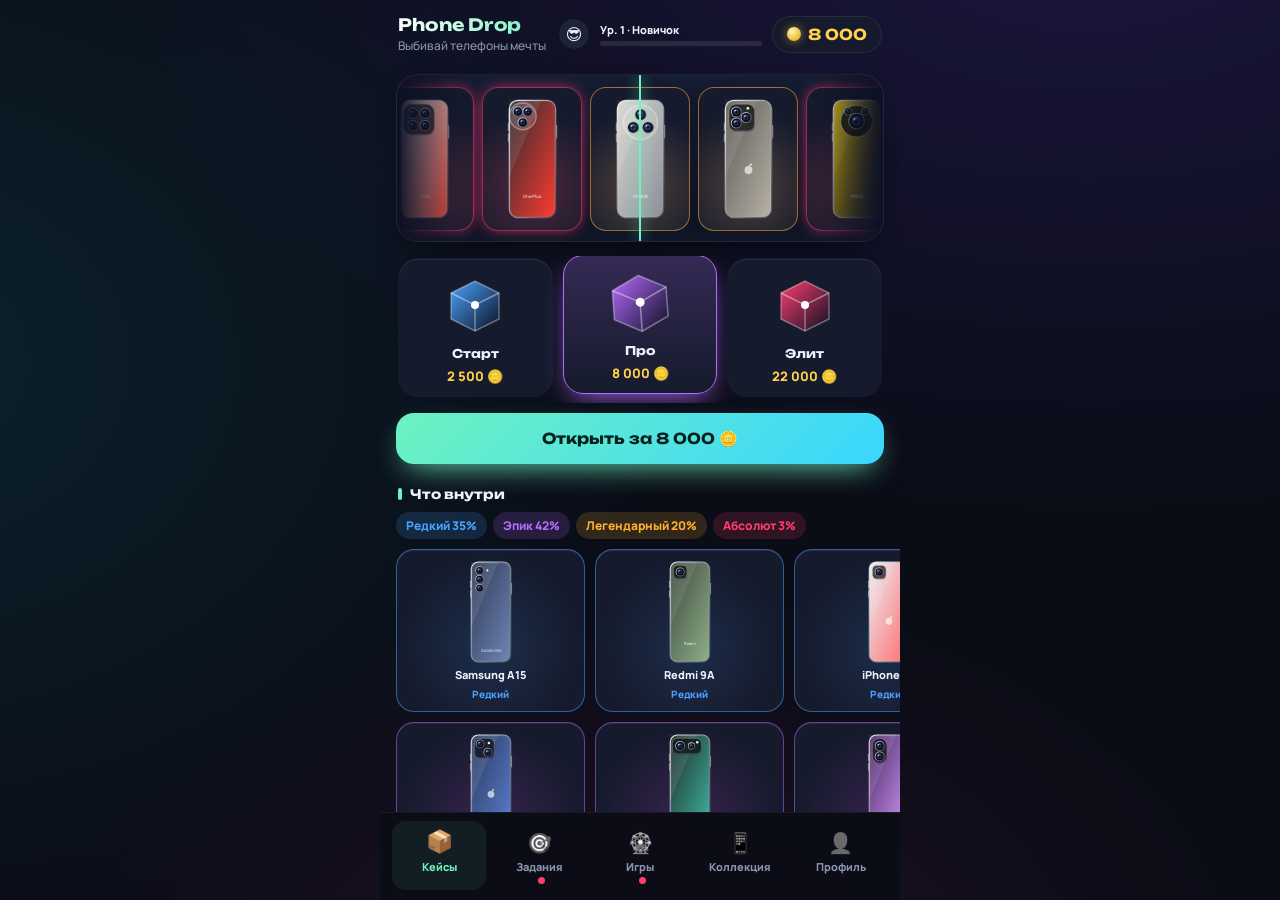
<file: Phone Drop v2.html>
<!DOCTYPE html>
<html lang="ru">
<head>
<meta charset="utf-8">
<meta name="viewport" content="width=device-width, initial-scale=1, viewport-fit=cover">
<title>Phone Drop</title>
<link href="https://fonts.googleapis.com/css2?family=Unbounded:wght@500;700&family=Manrope:wght@500;700;800&display=swap" rel="stylesheet">
<style>
:root{color-scheme:dark;--bg:#0a0c16;--pn:#151a2c;--pn2:#1d2338;--tx:#eef1fb;--mu:#8b93b0;--gold:#ffd24a;--ac:#6ef2c0;
--rare:#4aa3ff;--epic:#b86bff;--legend:#ffb02e;--abs:#ff3d6e;box-sizing:border-box;padding-top:env(safe-area-inset-top,0px)}
*{box-sizing:border-box;-webkit-tap-highlight-color:transparent;margin:0}
html,body{height:100%}
body{background:radial-gradient(900px 500px at 80% -10%,#2a1f5c55,transparent),radial-gradient(700px 500px at -10% 30%,#0e4a5a44,transparent),var(--bg);color:var(--tx);font-family:Manrope,system-ui,sans-serif;font-weight:500;overflow:hidden;user-select:none}
button{font:inherit;color:inherit;border:0;background:none;cursor:pointer}
#app{height:100%;display:flex;flex-direction:column;max-width:520px;margin:0 auto}
header{display:flex;justify-content:space-between;align-items:center;padding:14px 18px 8px}
header h1{font:700 15px Unbounded,sans-serif;letter-spacing:.2px}
header small{display:block;color:var(--mu);font-size:12px;margin-top:2px}
.coins{background:var(--pn);border:1px solid #ffffff14;padding:8px 14px;border-radius:99px;font:700 15px Unbounded,sans-serif;color:var(--gold);display:flex;gap:7px;align-items:center;transition:transform .25s}
.coins.pop{transform:scale(1.12)}
.coins i{width:14px;height:14px;border-radius:50%;background:radial-gradient(circle at 35% 30%,#fff3b0,#e0a400);box-shadow:0 0 10px #ffd24a88}
main{flex:1;overflow-y:auto;position:relative;padding:6px 16px 24px;scrollbar-width:none}
main::-webkit-scrollbar{display:none}
.tab{display:none}
.tab.on{display:block;animation:in .4s cubic-bezier(.2,.8,.2,1)}
@keyframes in{from{opacity:0;transform:translateY(10px)}to{opacity:1;transform:none}}
nav{display:flex;gap:6px;padding:8px 12px calc(10px + env(safe-area-inset-bottom,0px));background:#0a0c16ee;border-top:1px solid #ffffff10}
nav button{flex:1;padding:8px 0 6px;border-radius:14px;color:var(--mu);font-size:11px;font-weight:800;display:flex;flex-direction:column;align-items:center;gap:3px;transition:.25s}
nav button span{font-size:20px;filter:grayscale(1);transition:.25s}
nav button.on{color:var(--ac);background:#6ef2c014}
nav button.on span{filter:none;transform:translateY(-2px) scale(1.1)}
nav b{position:absolute}
.dot{display:inline-block;width:7px;height:7px;border-radius:50%;background:var(--abs);margin-left:4px;vertical-align:middle}
/* roulette */
.win{position:relative;height:168px;border-radius:22px;background:linear-gradient(180deg,#121830,#0d1124);border:1px solid #ffffff12;overflow:hidden;margin:6px 0 14px}
.win:before,.win:after{content:"";position:absolute;top:0;bottom:0;width:70px;z-index:2;pointer-events:none}
.win:before{left:0;background:linear-gradient(90deg,#0d1124,transparent)}
.win:after{right:0;background:linear-gradient(-90deg,#0d1124,transparent)}
.mark{position:absolute;left:50%;top:0;bottom:0;width:2px;margin-left:-1px;background:var(--ac);z-index:3;box-shadow:0 0 14px var(--ac)}
.strip{display:flex;position:absolute;top:12px;left:0;will-change:transform}
.it{width:100px;height:144px;margin-right:8px;border-radius:16px;background:var(--pn);border:1px solid color-mix(in srgb,var(--rc) 55%,transparent);display:flex;align-items:center;justify-content:center;flex:none;background:radial-gradient(circle at 50% 70%,color-mix(in srgb,var(--rc) 30%,transparent),var(--pn) 70%)}
.it svg{height:122px}
.cases{display:flex;gap:10px;overflow-x:auto;scrollbar-width:none;padding:2px 2px 6px}
.case{flex:1;min-width:104px;background:var(--pn);border:1.5px solid transparent;border-radius:20px;padding:12px 8px 10px;text-align:center;transition:.3s cubic-bezier(.2,.8,.2,1)}
.case svg{width:64px;height:64px;transition:.3s}
.case b{display:block;font:700 12px Unbounded,sans-serif;margin:6px 0 3px}
.case small{color:var(--gold);font-weight:800;font-size:13px}
.case.on{border-color:var(--cc);background:linear-gradient(180deg,color-mix(in srgb,var(--cc) 20%,var(--pn)),var(--pn));transform:translateY(-3px);box-shadow:0 10px 28px -10px var(--cc)}
.case.on svg{transform:scale(1.12) rotate(-4deg)}
.btn{width:100%;padding:16px;border-radius:18px;font:700 15px Unbounded,sans-serif;background:linear-gradient(135deg,#6ef2c0,#3ad6ff);color:#04201a;margin:10px 0 4px;transition:transform .15s,opacity .2s,box-shadow .3s;box-shadow:0 12px 30px -12px #6ef2c0}
.btn:active{transform:scale(.97)}
.btn:disabled{opacity:.4;box-shadow:none}
h2{font:700 13px Unbounded,sans-serif;margin:18px 2px 10px}
.odds{display:flex;gap:6px;flex-wrap:wrap;margin-bottom:10px}
.chip{padding:5px 10px;border-radius:99px;font-size:12px;font-weight:800;background:color-mix(in srgb,var(--rc) 16%,transparent);color:var(--rc)}
.grid{display:grid;grid-template-columns:repeat(3,1fr);gap:10px}
.card{position:relative;background:radial-gradient(circle at 50% 60%,color-mix(in srgb,var(--rc) 24%,transparent),var(--pn) 72%);border:1px solid color-mix(in srgb,var(--rc) 50%,transparent);border-radius:18px;padding:10px 6px 8px;text-align:center;transition:transform .2s}
.card:active{transform:scale(.96)}
.card svg{height:104px;display:block;margin:0 auto 4px}
.card p{font-size:11px;font-weight:800;line-height:1.2}
.card em{font-style:normal;font-size:10px;color:var(--rc);font-weight:800}
.card.lock{opacity:.45}.card.lock svg{filter:brightness(0) contrast(.4)}
.card .n{position:absolute;top:6px;right:6px;background:#000a;border-radius:99px;font-size:11px;padding:2px 7px;font-weight:800}
.abs{--rc:var(--abs)}
.card.r-abs,.it.r-abs{box-shadow:0 0 16px -4px var(--abs)}
@keyframes glow{50%{box-shadow:0 0 22px -2px var(--abs)}}
/* tasks */
.row{background:var(--pn);border-radius:18px;padding:14px;margin-bottom:10px;display:flex;align-items:center;gap:12px}
.row .t{flex:1}.row b{font-size:14px;font-weight:800}
.bar{height:6px;border-radius:9px;background:#ffffff14;margin-top:9px;overflow:hidden}
.bar i{display:block;height:100%;border-radius:9px;background:linear-gradient(90deg,#6ef2c0,#3ad6ff);transition:width .6s cubic-bezier(.2,.8,.2,1)}
.row small{color:var(--mu);font-size:12px}
.go{padding:9px 14px;border-radius:12px;background:var(--gold);color:#2a1d00;font-weight:800;font-size:13px;white-space:nowrap;transition:transform .15s}
.go:active{transform:scale(.94)}
.go[disabled]{background:#ffffff12;color:var(--mu)}
.rw{color:var(--gold);font-weight:800;font-size:13px;white-space:nowrap}
/* calendar */
.cal{display:grid;grid-template-columns:repeat(4,1fr);gap:10px}
.day{background:var(--pn);border-radius:18px;padding:14px 4px;text-align:center;border:1.5px solid transparent;transition:.3s}
.day:nth-child(7){grid-column:span 2;background:linear-gradient(135deg,#3a2a08,#2b1346)}
.day span{display:block;font-size:11px;color:var(--mu);font-weight:800}
.day div{font-size:26px;margin:6px 0 4px;transition:transform .3s}
.day b{font:700 13px Unbounded,sans-serif;color:var(--gold)}
.day.done{opacity:.5}.day.done div{filter:grayscale(1)}
.day.now{border-color:var(--ac);box-shadow:0 0 24px -6px var(--ac)}
@keyframes glow2{50%{box-shadow:0 0 30px 0 #6ef2c066}}
.day.now div{transform:scale(1.15)}
/* modal */
.md{position:fixed;inset:0;background:#05060ccc;display:flex;align-items:center;justify-content:center;z-index:20;padding:20px;animation:fade .3s}
@keyframes fade{from{opacity:0}}
.mb{width:100%;max-width:340px;text-align:center;background:radial-gradient(circle at 50% 35%,color-mix(in srgb,var(--rc) 30%,#151a2c),#10142a 75%);border:1.5px solid var(--rc);border-radius:28px;padding:22px 18px 18px;box-shadow:0 0 70px -10px var(--rc);animation:pop .7s cubic-bezier(.2,1.2,.3,1)}
@keyframes pop{from{opacity:0;transform:scale(.6) rotate(-6deg)}}
.mb svg{height:230px;filter:drop-shadow(0 16px 24px #000a);animation:fl 3.2s ease-in-out infinite}
@keyframes fl{50%{transform:translateY(-8px) rotate(2deg)}}
.mb h3{font:700 19px Unbounded,sans-serif;margin:10px 0 6px}
.mb .chip{display:inline-block;font-size:13px}
.mb .a{display:flex;gap:8px;margin-top:16px}
.mb .a button{flex:1;padding:13px 6px;border-radius:14px;font-weight:800;font-size:14px;background:#ffffff14}
.mb .a .p{background:var(--gold);color:#2a1d00}
.tg-abs{background:linear-gradient(90deg,#ff3d6e,#ffb02e,#b86bff,#ff3d6e);background-size:200%;-webkit-background-clip:text;background-clip:text;color:transparent;animation:sh 3s linear infinite}
@keyframes sh{to{background-position:200%}}
.toast{position:fixed;left:50%;bottom:90px;transform:translate(-50%,20px);background:#fff;color:#111;padding:10px 18px;border-radius:99px;font-weight:800;font-size:13px;opacity:0;transition:.35s;z-index:30;pointer-events:none}
.toast.on{opacity:1;transform:translate(-50%,0)}
.inp{flex:1;min-width:0;background:#0d1124;border:1px solid #ffffff1a;border-radius:12px;padding:11px 12px;color:var(--tx);font:700 14px Manrope,sans-serif;user-select:text}
.rw2{display:flex;gap:8px;align-items:center;flex-wrap:wrap}
.sp{color:var(--mu);font-weight:800;font-size:13px;margin-top:8px}
.acc{display:flex;gap:6px;flex-wrap:wrap;justify-content:center;margin-top:12px}
.acc button{padding:7px 10px;border-radius:12px;background:#ffffff0f;font-size:12px;font-weight:800;border:1.5px solid transparent;display:flex;align-items:center;gap:5px;transition:.2s}
.acc button i{width:10px;height:10px;border-radius:50%;border:1px solid #fff6}
.acc button small{color:var(--gold);font-size:11px}
.acc button.on{border-color:var(--ac);background:#6ef2c01a}
.mb{max-height:92vh;overflow-y:auto;scrollbar-width:none}.mb svg{height:200px}
body{touch-action:manipulation;background:radial-gradient(1000px 600px at 85% -10%,#3b2a8c55,transparent),radial-gradient(800px 600px at -10% 40%,#0b5f6a44,transparent),radial-gradient(600px 400px at 50% 110%,#7a1f5a33,transparent),var(--bg)}
main{overscroll-behavior:contain;-webkit-overflow-scrolling:touch}
.card{content-visibility:auto;contain-intrinsic-size:auto 175px}.row,.day,.case{contain:layout}
header h1{font-size:17px;background:linear-gradient(90deg,#fff,#6ef2c0);-webkit-background-clip:text;background-clip:text;color:transparent}
h2:before{content:"";display:inline-block;width:4px;height:12px;border-radius:2px;background:var(--ac);margin-right:8px;vertical-align:-1px}
.win{box-shadow:inset 0 0 40px #6ef2c010,0 14px 40px -20px #000}.case,.row,.day,.card{box-shadow:inset 0 1px 0 #ffffff14}
.seg{display:flex;background:var(--pn);border-radius:14px;padding:4px;margin:6px 0 14px}.seg button{flex:1;padding:10px;border-radius:11px;font-weight:800;font-size:13px;color:var(--mu);transition:.25s}.seg button.on{background:#6ef2c01f;color:var(--ac)}
.ic{font-size:26px}
.stg{position:relative;height:210px;display:flex;justify-content:center;align-items:flex-end}.stg svg{height:200px;position:relative;z-index:1}
.stg:before{content:"";position:absolute;inset:0;background:radial-gradient(circle at 50% 60%,color-mix(in srgb,var(--rc) 35%,transparent),transparent 65%)}
.stg.fresh svg{animation:emerge 2.1s cubic-bezier(.2,.8,.2,1) .9s both}
@keyframes emerge{from{transform:translateY(150px) scale(.6);opacity:0}30%{opacity:1}to{transform:none}}
.bxo{position:absolute;bottom:-6px;left:50%;margin-left:-75px;width:150px;height:92px;z-index:2;animation:boxout .8s ease 2.7s forwards}
.bxo .bd{position:absolute;inset:0;border-radius:6px 6px 14px 14px;background:linear-gradient(160deg,color-mix(in srgb,var(--rc) 55%,#222),#10142a);border:1px solid #fff3;box-shadow:0 20px 40px -14px #000}
.bxo .lid{position:absolute;top:-22px;left:-5px;right:-5px;height:24px;border-radius:8px;background:linear-gradient(180deg,var(--rc),#1a1f38);transform-origin:bottom;animation:lid .8s cubic-bezier(.3,1.2,.5,1) .2s forwards}
@keyframes lid{to{transform:perspective(300px) rotateX(115deg)}}
@keyframes boxout{to{transform:translateY(70px);opacity:0}}
.late{animation:fup .7s ease 2.6s both}@keyframes fup{from{opacity:0;transform:translateY(8px)}}
.pw{position:fixed;inset:0;background:#000d;z-index:40;display:flex;align-items:center;justify-content:center;animation:fade .3s}
.pw .x{position:absolute;top:calc(14px + env(safe-area-inset-top,0px));right:16px;width:40px;height:40px;border-radius:50%;background:#ffffff1a;font-size:16px;z-index:2}
.dev{width:min(74vw,280px);aspect-ratio:9/19;border-radius:38px;padding:7px;background:linear-gradient(135deg,var(--c1),var(--c2));box-shadow:0 30px 80px -20px #000}
.scr{height:100%;border-radius:31px;background:#000;overflow:hidden;position:relative;color:#fff;text-align:center}
.boot{height:100%;display:flex;align-items:center;justify-content:center;font:700 22px Unbounded,sans-serif;animation:fade 1.2s}
.home{height:100%;background:linear-gradient(160deg,var(--c1),#0a0c16 70%);padding:46px 16px 16px;animation:fade .6s}
.clk{font:700 44px Unbounded,sans-serif;margin-bottom:34px}
.apps{display:grid;grid-template-columns:repeat(4,1fr);gap:14px 8px}.apps i{font-style:normal;font-size:26px;background:#ffffff1c;border-radius:14px;padding:9px 0}
.tt{background:linear-gradient(135deg,#6ef2c0,#3ad6ff);border-radius:14px;padding:6px 0;font-size:22px;color:#04201a}.tt small{display:block;font-size:8px;font-weight:800}
.bn{height:100%;padding:44px 16px 16px;background:linear-gradient(180deg,#0e1330,#05060c);animation:fade .5s}
.bn h4{font:700 15px Unbounded,sans-serif;color:var(--ac)}.num{font:700 40px Unbounded,sans-serif;margin:22px 0 6px;font-variant-numeric:tabular-nums}
.lb{color:var(--mu);font-weight:800;font-size:12px;display:block;min-height:34px}
.pb{height:6px;border-radius:9px;background:#ffffff1a;margin:14px 0 18px;overflow:hidden}.pb i{display:block;height:100%;width:0;background:linear-gradient(90deg,#6ef2c0,#3ad6ff)}
.bn .go{width:100%;padding:13px}.det div{display:flex;justify-content:space-between;padding:9px 4px;border-bottom:1px solid #ffffff14;font-size:13px;font-weight:800;animation:fup .5s both}.det span{color:var(--mu)}
.lvb{display:flex;align-items:center;gap:8px;flex:1;margin:0 10px;min-width:0}.lvi{flex:1;min-width:0}.lvi b{font-size:11px;font-weight:800;white-space:nowrap;overflow:hidden;text-overflow:ellipsis;display:block}
.xb{height:5px;border-radius:9px;background:#ffffff1a;margin-top:4px;overflow:hidden}.xb i{display:block;height:100%;background:linear-gradient(90deg,#6ef2c0,#3ad6ff);transition:width .6s}
.av{width:36px;height:36px;border-radius:50%;display:grid;place-items:center;font-weight:800;background:var(--pn2);flex:none;border:3px solid transparent;background-clip:padding-box}
.av.f1{border-color:#19f0ff;box-shadow:0 0 12px #19f0ff88}.av.f2{border-color:#ffd24a;box-shadow:0 0 12px #ffb02e88}.av.f3{border-color:#bfefff;box-shadow:0 0 14px #7fe0ffaa}.av.f6{border-color:#00f5d4;box-shadow:0 0 16px #00f5d4aa}
.av.f4{background:linear-gradient(var(--pn2),var(--pn2)) padding-box,conic-gradient(#ff3d6e,#ffb02e,#6ef2c0,#4aa3ff,#b86bff,#ff3d6e) border-box}.av.f5{background:linear-gradient(var(--pn2),var(--pn2)) padding-box,conic-gradient(#ffd24a,#b86bff,#ffd24a) border-box;box-shadow:0 0 14px #b86bff88}
.av.big{width:56px;height:56px;font-size:20px}.av.sm{width:18px;height:18px;border-width:2px}
.r-secret{--rc:#00f5d4}.card.r-secret,.it.r-secret{box-shadow:0 0 16px -4px #00f5d4}
.note{color:var(--mu);font-size:12px;margin:8px 2px}
.whw{position:relative;width:270px;height:270px;margin:14px auto 18px}.wheel{position:absolute;inset:0;border-radius:50%;border:6px solid #1d2338;box-shadow:0 0 40px -8px #6ef2c066;will-change:transform}
.wheel span{position:absolute;left:50%;top:50%;width:0;height:0}.wheel b{position:absolute;width:64px;margin-left:-32px;margin-top:-10px;text-align:center;font-size:13px;font-weight:800}
.ptr{position:absolute;top:-12px;left:50%;margin-left:-12px;border:12px solid transparent;border-top:22px solid var(--gold);z-index:3}
.tier{display:flex;gap:8px;align-items:center;margin-bottom:8px}.tier b{width:26px;text-align:center;font:700 12px Unbounded,sans-serif}.tier .go{flex:1}.tier .pm{background:linear-gradient(135deg,#b86bff,#ff3d6e);color:#fff}.tier .go[disabled]{opacity:.45}
.adm2{flex-direction:column;align-items:stretch;gap:10px;margin-top:10px}input[type=color]{width:44px;height:42px;border:0;background:none;padding:0;flex:none}
.busy{position:relative;overflow:hidden}.busy:after{content:"";position:absolute;left:0;bottom:0;height:3px;background:var(--ac);animation:bz 1.1s linear forwards}@keyframes bz{from{width:0}to{width:100%}}
.stg{height:300px;perspective:700px;align-items:flex-end}.ph0 svg{height:210px;margin-bottom:20px}.stg.fresh svg{animation:none}
.bx{position:absolute;bottom:6px;left:50%;width:170px;height:100px;margin-left:-85px;transform-style:preserve-3d;animation:shake .9s ease .1s both,bxout .7s ease 4.1s forwards}
.bback{position:absolute;inset:0;border-radius:8px;background:#05060c}.clipw{position:absolute;inset:0;clip-path:inset(-400px -60px 0 -60px)}
.ph{position:absolute;left:50%;top:0;margin-left:-45px;width:90px;animation:rise 2s cubic-bezier(.3,.7,.2,1) 1.9s both}.ph svg{height:180px;display:block;filter:drop-shadow(0 10px 18px #000a)}
@keyframes rise{from{transform:translateY(100px)}to{transform:translateY(-160px)}}
.bfront{position:absolute;inset:0;border-radius:6px 6px 12px 12px;background:linear-gradient(160deg,color-mix(in srgb,var(--rc) 45%,#2a2e44),#0e1124);border:1px solid #fff3;z-index:2;display:flex;flex-direction:column;align-items:center;justify-content:center;gap:4px}
.bfront b{font:700 16px Unbounded,sans-serif;letter-spacing:2px}.bfront small{font-size:10px;opacity:.7}
.blid{position:absolute;left:-6px;right:-6px;top:-24px;height:28px;border-radius:8px 8px 3px 3px;background:linear-gradient(180deg,color-mix(in srgb,var(--rc) 70%,#fff),color-mix(in srgb,var(--rc) 50%,#222));transform-origin:50% 100%;animation:lid 1s cubic-bezier(.5,0,.2,1) 1s both;z-index:3}
@keyframes lid{to{transform:rotateX(125deg)}}
@keyframes shake{0%,100%{transform:none}15%{transform:rotate(-4deg) translateY(-3px)}30%{transform:rotate(4deg)}45%{transform:rotate(-3deg) translateY(-3px)}60%{transform:rotate(3deg)}80%{transform:rotate(-1deg)}}
@keyframes bxout{to{transform:translateY(80px);opacity:0}}
.burst{position:absolute;bottom:-20px;left:50%;width:300px;height:300px;margin-left:-150px;border-radius:50%;background:radial-gradient(circle,color-mix(in srgb,var(--rc) 70%,transparent),transparent 65%);opacity:0;animation:burst 1.4s ease 1.3s both}
@keyframes burst{0%{opacity:0;transform:scale(.3)}40%{opacity:1}100%{opacity:.35;transform:scale(1.4)}}
.late{animation:fup .7s ease 4.2s both}
@media (prefers-reduced-motion:reduce){*{animation:none!important;transition-duration:.01s!important}}
</style>
</head>
<body>
<div id="app">
<header><div><h1>Phone Drop</h1><small id="hi">Выбивай телефоны мечты</small></div><div class="lvb" id="lvb"></div><div class="coins" id="coins"><i></i><span id="cv">0</span></div></header>
<main>
<section class="tab on" id="t0">
<div class="win"><div class="mark"></div><div class="strip" id="strip"></div></div>
<div class="cases" id="cases"></div>
<button class="btn" id="open"></button>
<h2>Что внутри</h2><div class="odds" id="odds"></div><div class="grid" id="drops"></div>
</section>
<section class="tab" id="t1"><div class="seg"><button class="on" data-s="0">Задания</button><button data-s="1">Достижения</button><button data-s="2">Календарь</button></div><div id="tasks"></div></section>
<section class="tab" id="t2"><div class="seg" id="gseg"><button class="on" data-s="0">🎡 Колесо</button><button data-s="1">🛠️ Свалка</button><button data-s="2">👑 Пропуск</button></div><div id="games"></div></section>
<section class="tab" id="t3"><div class="seg" id="cseg"><button class="on" data-s="0">Все</button><button data-s="1">🏎️ Гараж</button></div><h2 style="margin-top:6px">Коллекция <span id="cc" style="color:var(--mu)"></span></h2><div class="grid" id="col"></div></section>
<section class="tab" id="t4"><div id="more"></div></section>
</main>
<nav id="nav">
<button class="on" data-t="0"><span>📦</span>Кейсы</button>
<button data-t="1"><span>🎯</span>Задания<i class="dot" id="d1" hidden></i></button>
<button data-t="2"><span>🎡</span>Игры<i class="dot" id="d2" hidden></i></button>
<button data-t="3"><span>📱</span>Коллекция</button>
<button data-t="4"><span>👤</span>Профиль</button>
</nav>
</div>
<div class="toast" id="toast"></div>
<script>
const $=s=>document.querySelector(s);
const R={rare:{n:'Редкий',c:'var(--rare)',p:50},epic:{n:'Эпик',c:'var(--epic)',p:200},legend:{n:'Легендарный',c:'var(--legend)',p:800},abs:{n:'Абсолют',c:'var(--abs)',p:5000},secret:{n:'Секретный',c:'#00f5d4',p:0}};
// id, name, rarity, [color1,color2], camera, brand
const P=[
['a15','Samsung A15','rare',['#2f3a55','#6f86b8'],'v3','SAMSUNG'],
['r9a','Redmi 9A','rare',['#3d4a3c','#8fb08a'],'one','Redmi'],
['xr','iPhone XR','rare',['#e9eef4','#ff6b6b'],'one','A'],
['i13','iPhone 13','epic',['#2a3a5e','#5b7fd1'],'diag','A'],
['rn15','Redmi Note 15','epic',['#1f2a2a','#3fb9a2'],'pill','Redmi'],
['h600','Honor 600','epic',['#4b2a63','#d39bff'],'cap','HONOR'],
['i15','iPhone 15 Pro Max','legend',['#5d5b57','#b8b2a6'],'tri','A'],
['i17','iPhone 17 Pro Max','legend',['#c4561e','#ff9a55'],'bar','A'],
['vx3','Vivo X300 Pro','legend',['#14161f','#4a5170'],'circ','vivo'],
['x17','Xiaomi 17T','legend',['#1b4d7a','#58b7ff'],'sq','Xiaomi'],
['s25','Samsung S25 Ultra','legend',['#3b3d44','#9ba0ad'],'v4','SAMSUNG'],
['i18','iPhone 18 Pro Max','abs',['#0f2d6b','#7a5cff'],'bar','A'],
['duo','iPhone Duo','abs',['#2b2b30','#d7d3ff'],'duo','A'],
['px8','Poco X8 Pro Max','abs',['#e8c500','#2a2a2a'],'ring','POCO'],
['s26','Samsung S26 Ultra','abs',['#1d3a2f','#7be0b0'],'v4','SAMSUNG'],
['pc71','Poco C71','rare',['#c9a800','#3a3a3a'],'pill','POCO'],
['tsg3','Tecno Spark Go 3','rare',['#1e6b5a','#7fe3c8'],'cap','TECNO'],
['kac1','KENSHI Armor C1s','rare',['#1a1a1a','#ff8a00'],'rug','KENSHI'],
['pc85','Poco C85','epic',['#2b2f66','#7f8bff'],'pill','POCO'],
['n14i','Huawei Nova 14i','epic',['#5c2a4d','#ff8fc7'],'tl','HUAWEI'],
['tss','Tecno Spark Slim','epic',['#16324f','#58a8e8'],'one','TECNO'],
['oa6x','Oppo A6x','epic',['#1d5a3a','#6fe0a0'],'diag','OPPO'],
['p80','Huawei Pura 80','legend',['#e8e2d4','#bfae86'],'circ','HUAWEI'],
['p90','Huawei Pura 90s Pro','legend',['#1a1f3a','#7b66ff'],'circ','HUAWEI'],
['op13','OnePlus 13','legend',['#0f1f2e','#3d7aa8'],'tl','OnePlus'],
['nd6','OnePlus Nord 6','legend',['#3a2a5a','#a68bff'],'pill','OnePlus'],
['vxu','Vivo X300 Ultra','legend',['#2a1a12','#c88a5a'],'circ','vivo'],
['n4a','Nothing Phone 4a Pro','legend',['#d8dae0','#8e929c'],'gly','nothing'],
['fx9','Oppo Find X9','legend',['#3a3f4a','#d6c8a4'],'sq','OPPO'],
['fn5','Oppo Find N5','abs',['#1b1b2a','#8b78ff'],'duo','OPPO'],
['igt','Infinix GT 30 Pro','abs',['#101018','#00e0ff'],'rug','INFINIX'],
['iq15','iQOO 15','abs',['#f5f5f7','#ff4b3a'],'sq','iQOO'],
['pv7','Tecno Pova 7','epic',['#0f2a3a','#00d1ff'],'pill','TECNO'],
['hk80','Honor K80 Pro Max','epic',['#3b2a1a','#e0a96a'],'cap','HONOR'],
['pf7','Poco F7','abs',['#e8e8ec','#9aa0ae'],'ring','POCO'],
['oa5','OnePlus Ace 5','abs',['#101820','#2fe0a0'],'tl','OnePlus'],
['rk70','Redmi K70 Ultra','abs',['#1a1a22','#ff7a2f'],'pill','Redmi'],
['x17pm','Xiaomi 17 Pro Max','abs',['#1c1c24','#c7b8ff'],'sq','Xiaomi'],
['op15','OnePlus 15','abs',['#2b2b30','#ff3b30'],'tl','OnePlus'],
['x17u','Xiaomi 17 Ultra','abs',['#111118','#6b7280'],'circ','Xiaomi'],
['rm10','RedMagic 10 Pro','legend',['#0b0b10','#ff2a4d'],'rug','REDMAGIC'],
['i14','iPhone 14 Pro Max','legend',['#2a1f3d','#7d6aa6'],'tri','A'],
['op11','OnePlus 11','legend',['#16301f','#4fae6c'],'tl','OnePlus'],
['s22','Samsung S22 Ultra','legend',['#2a1215','#9a3b4a'],'v4','SAMSUNG'],
['pf5','Poco F5','legend',['#14161c','#3a8bff'],'pill','POCO'],
['hrp','Honor Robot Phone','legend',['#d9d6cf','#8a8f99'],'circ','HONOR'],
['mi10u','Xiaomi Mi 10 Ultra','secret',['#cfd6e4','#eef1f7'],'sq','Mi'],
['mi9','Xiaomi Mi 9','secret',['#2b4d9e','#b86bff'],'v3','Mi']
].map(a=>({id:a[0],n:a[1],r:a[2],col:a[3],cam:a[4],br:a[5]}));
const C=[
{id:'start',n:'Старт',p:2500,c:'#4aa3ff',o:{rare:70,epic:25,legend:4.7,abs:.3}},
{id:'pro',n:'Про',p:8000,c:'#b86bff',o:{rare:35,epic:42,legend:20,abs:3}},
{id:'elite',n:'Элит',p:22000,c:'#ff3d6e',o:{rare:0,epic:30,legend:55,abs:15}}];
const CAL=[[800,'🪙'],[1200,'🪙'],[2000,'💰'],[3000,'💰'],[4500,'💎'],[7000,'💎'],[20000,'🎁']];
const TL=[['opened','Открой кейсов: #',[[1,500],[3,1500],[5,2500],[10,6000],[20,15000]]],['sold','Продай телефонов: #',[[1,400],[2,900],[5,3000],[10,8000]]],['good','Выбей эпик и выше: #',[[1,1000],[3,3500],[5,7000]]],['pro','Открой «Про» или «Элит»: #',[[1,1500],[3,5000],[5,10000]]],['elite','Открой «Элит»: #',[[1,4000],[3,13000]]],['leg','Выбей легендарку: #',[[1,5000],[2,11000],[3,18000]]],['ab','Выбей Абсолют',[[1,40000]]],['rr','Выбей редких телефонов: #',[[5,2500]]],['dly','Забери награду календаря',[[1,500]]],['acc','Купи чехлов: #',[[1,800],[2,2000]]],['bn','Запусти TynTyTy: #',[[1,600],[3,2000]]],['sp','Потрать монет: #',[[5000,1500],[25000,8000]]],['pr','Забери подарок или промокод',[[1,700]]]];
const T=[];TL.forEach(g=>g[2].forEach(t=>T.push([g[0]+t[0],g[1].replace('#',t[0].toLocaleString('ru-RU')),g[0],t[0],t[1]])));
const T0=[
['open3','Открой 3 кейса','opened',3,300],['sell2','Продай 2 телефона','sold',2,200],
['epic','Выбей эпик или выше','good',1,400],['pro','Открой кейс «Про» или «Элит»','pro',1,500],
['dly','Забери награду в календаре','dly',1,100],['leg','Выбей легендарный телефон','leg',1,1500]];
const today=()=>new Date().toISOString().slice(0,10);
const COL=[['Оригинал',null],['Чёрный',['#15161c','#3a3d4a']],['Белый',['#f1f1f4','#bfc3d0']],['Синий',['#1d3f8f','#5a8cff']],['Зелёный',['#1e5a46','#5ee0a8']],['Фиолетовый',['#4b2a8a','#b08cff']]];
const MEM={rare:[32,64,128],epic:[128,256],legend:[256,512,1024],abs:[512,1024],secret:[64,128,256]};
const mem=m=>m>=1024?'1 ТБ':m+' ГБ';
// id, name, price, fill, fill opacity, stroke
const K=[['clr','Прозрачный',100,'#ffffff',.08,'#ffffff'],['blk','Чёрный силикон',150,'#101010',.6,'#101010'],['pnk','Неон-розовый',250,'#ff4fa3',.55,'#ff4fa3'],['grn','Мятный',250,'#4fffc0',.45,'#4fffc0'],['lth','Кожаный',500,'#6b3a1e',.6,'#6b3a1e'],['arm','Броня',800,'#3b4a2a',.65,'#ff8a00'],['gld','Золотой',1500,'#ffd24a',.55,'#ffd24a']];
const ov=v=>{const k=v&&v.cs&&K.find(x=>x[0]===v.cs);return k?`<rect x="12" y="4" width="76" height="192" rx="14" fill="${k[3]}" opacity="${k[4]}"/><rect x="9" y="1" width="82" height="198" rx="17" fill="none" stroke="${k[5]}" stroke-width="5"/>`:''};
const V=i=>{const p=P.find(x=>x.id===i.id);return {col:COL[i.ci][1]||p.col,ci:i.ci,cs:i.cs,br:i.br}};
const mk=id=>{const p=P.find(x=>x.id===id),m=MEM[p.r];return {u:S.uid++,id,ci:Math.random()*COL.length|0,m:m[Math.random()*m.length|0],ac:[],cs:''}};
// ориентировочные баллы AnTuTu v10 (тыс.)
const AT={a15:390,r9a:120,xr:360,pc71:230,tsg3:210,kac1:160,i13:850,rn15:880,h600:1000,pc85:430,n14i:520,tss:560,oa6x:420,pv7:760,hk80:1600,i15:1450,i17:3400,vx3:3600,x17:2300,s25:2900,p80:1500,p90:1800,op13:3000,nd6:1600,vxu:3800,n4a:1500,fx9:3600,rm10:3100,i14:1480,op11:1450,s22:1000,pf5:1100,hrp:3000,i18:4000,duo:3900,px8:3300,s26:3700,fn5:2900,igt:1500,iq15:3900,pf7:2200,oa5:2150,rk70:2250,x17pm:3900,op15:3900,x17u:4000,mi10u:700,mi9:450};
const MUL={rare:2,epic:4,legend:7,abs:14,secret:120},RAM={rare:4,epic:8,legend:12,abs:16,secret:8};
[500,750,1250,1250,2500,4000,7500].forEach((v,i)=>K[i][2]=v);
const full=i=>{const p=P.find(x=>x.id===i.id);return Math.round(AT[p.id]*MUL[p.r]*(.9+i.m/2048)/10)*10};
const price=i=>{return Math.round(full(i)*(i.br&&i.br.length?.15:1)*EV.sell/10)*10+Math.round(i.ac.reduce((a,c)=>a+K.find(k=>k[0]===c)[2],0)/2)};
const uq=()=>new Set(S.items.map(i=>i.id)).size,G=k=>()=>S.tot[k]||0;
const AC=[['Первый кейс','📦',G('opened'),1,2000],['Любитель кейсов','🎁',G('opened'),25,10000],['Кейсоман','🧰',G('opened'),100,40000],['Мастер кейсов','👑',G('opened'),500,200000],['Первый эпик','💜',G('good'),1,3000],['Золотая жила','🏆',G('leg'),5,25000],['Абсолютная удача','💎',G('ab'),1,60000],['Три абсолюта','🌟',G('ab'),3,200000],['Торговец','💰',G('sold'),25,15000],['Миллионер','🤑',G('sp'),1000000,100000],['Модник','🧤',G('acc'),5,8000],['Тестировщик','⚡',G('bn'),10,10000],['Коллекционер','📱',uq,10,20000],['Эксперт','🗂️',uq,25,80000],['Полная коллекция','🏅',uq,P.length,500000],['Недельная серия','🔥',()=>S.cal.streak,7,30000]];
let S={coins:8000,seen:0,tot:{},ach:{},bn:{},lv:1,xp:0,sp:0,prem:0,pc:{},wh:0,jk:[],jt:0,kit:1,season:1,custom:[],cc:{},title:'nov',frame:'f0',bc:0,gt:0,items:[],uid:1,cal:{streak:0,last:''},day:'',st:{},cl:{},used:[],promos:{},free:0,force:''};
try{const x=JSON.parse(localStorage.getItem('pdrop')||'null');if(x)S=Object.assign(S,x)}catch(e){}
const NEW=(()=>{try{return !localStorage.getItem('pdrop')}catch(e){return true}})();
let DB=null,UID=null,svT;
function save(){let j;try{j=JSON.stringify(S);localStorage.setItem('pdrop',j)}catch(e){}clearTimeout(svT);svT=setTimeout(()=>remote(j),2500)}
function remote(j){if(!j)return;try{if(tg&&tg.CloudStorage){const n=Math.ceil(j.length/3500);tg.CloudStorage.setItem('pdn',''+n);for(let i=0;i<n;i++)tg.CloudStorage.setItem('pd'+i,j.slice(i*3500,(i+1)*3500))}}catch(e){}try{if(DB&&UID)DB.collection('data/users/'+UID).doc('save').set({j})}catch(e){}}
addEventListener('pagehide',()=>save());document.addEventListener('visibilitychange',()=>{if(document.hidden)save()});
if(S.day!==today()){S.day=today();S.st={};S.cl={}}
(function(){const l=S.cal.last;if(l&&l!==today()){const d=(new Date(today())-new Date(l))/864e5;if(d>1)S.cal.streak=0}})();
const tg=window.Telegram&&window.Telegram.WebApp;
if(tg){try{tg.ready();tg.expand();tg.setHeaderColor('#0a0c16');tg.setBackgroundColor('#0a0c16');const u=tg.initDataUnsafe&&tg.initDataUnsafe.user;if(u)$('#hi').textContent='Привет, '+u.first_name+'!'}catch(e){}}
const hap=t=>{try{tg&&tg.HapticFeedback.impactOccurred(t||'light')}catch(e){}};
// ---------- phone drawing ----------
function lens(x,y,r){return `<circle cx="${x}" cy="${y}" r="${r+1.5}" fill="url(#mt)"/><circle cx="${x}" cy="${y}" r="${r}" fill="#07080d"/><circle cx="${x}" cy="${y}" r="${r*.72}" fill="url(#gl)"/><circle cx="${x}" cy="${y}" r="${r*.3}" fill="#0b0d18"/><circle cx="${x-r*.28}" cy="${y-r*.3}" r="${r*.16}" fill="#fff" opacity=".85"/><circle cx="${x+r*.25}" cy="${y+r*.28}" r="${r*.09}" fill="#7fa8ff" opacity=".7"/>`}
function lensOld(x,y,r){return `<circle cx="${x}" cy="${y}" r="${r}" fill="#0c0d14" stroke="#9aa0ae" stroke-width="1.6"/><circle cx="${x}" cy="${y}" r="${r*.55}" fill="#1c2742"/><circle cx="${x-r*.22}" cy="${y-r*.22}" r="${r*.18}" fill="#8fb4ff" opacity=".8"/>`}
function mod(x,y,w,h,rx){return `<rect x="${x+.8}" y="${y+1.6}" width="${w}" height="${h}" rx="${rx}" fill="#000" opacity=".35"/><rect x="${x}" y="${y}" width="${w}" height="${h}" rx="${rx}" fill="#0a0b12" fill-opacity=".55" stroke="#ffffff66" stroke-width="1"/>`}
function modOld(x,y,w,h,rx){return `<rect x="${x}" y="${y}" width="${w}" height="${h}" rx="${rx}" fill="#ffffff22" stroke="#ffffff33"/>`}
function cam(k){
switch(k){
case 'one':return mod(18,10,26,26,8)+lens(31,23,7);
case 'diag':return mod(18,10,38,38,10)+lens(29,21,7)+lens(44,37,7)+'<circle cx="46" cy="19" r="2.4" fill="#fff8c0"/>';
case 'tri':return mod(18,10,42,44,11)+lens(30,23,7.5)+lens(30,41,7.5)+lens(46,32,7.5)+'<circle cx="49" cy="17" r="2.2" fill="#fff8c0"/>';
case 'bar':return mod(14,10,72,36,12)+lens(30,28,8)+lens(50,28,8)+lens(70,28,8)+'<circle cx="40" cy="15" r="1.8" fill="#fff8c0"/>';
case 'v3':return lens(28,20,6.5)+lens(28,37,6.5)+lens(28,54,6.5)+'<circle cx="43" cy="20" r="2" fill="#fff8c0"/>';
case 'v4':return lens(28,20,7)+lens(28,38,7)+lens(28,56,7)+lens(28,74,5)+'<circle cx="45" cy="22" r="2" fill="#fff8c0"/>';
case 'sq':return mod(16,10,50,50,13)+lens(31,25,7.5)+lens(51,25,7.5)+lens(31,45,7.5)+lens(51,45,7.5);
case 'pill':return mod(16,10,56,30,10)+lens(31,25,8)+lens(53,25,5.5)+'<circle cx="64" cy="18" r="2.4" fill="#fff8c0"/>';
case 'cap':return mod(18,10,28,48,14)+lens(32,25,8)+lens(32,45,8);
case 'circ':return `<circle cx="50" cy="40" r="28" fill="#ffffff1c" stroke="#ffffff55" stroke-width="2.5"/>`+lens(50,27,8.5)+lens(38,48,8.5)+lens(62,48,8.5);
case 'ring':return `<circle cx="50" cy="38" r="26" fill="#000" opacity=".75" stroke="#fff" stroke-opacity=".5" stroke-width="2"/>`+lens(50,38,12)+lens(36,22,5)+lens(64,22,5);
case 'tl':return `<circle cx="34" cy="30" r="22" fill="#ffffff1c" stroke="#ffffff55" stroke-width="2.5"/>`+lens(26,22,7)+lens(42,22,7)+lens(34,40,7);
case 'gly':return lens(28,22,7)+lens(28,40,7)+`<path d="M40 80h30M60 100v40M30 120h25" stroke="#fff" stroke-opacity=".5" stroke-width="2.5" stroke-linecap="round" fill="none"/>`;
case 'rug':return mod(16,10,48,34,8)+lens(30,27,7.5)+lens(50,27,7.5)+`<rect x="16" y="150" width="68" height="8" rx="3" fill="#fff" opacity=".35"/>`;
case 'duo':return mod(18,10,42,44,11)+lens(30,23,7)+lens(30,41,7)+lens(46,32,7);
}return ''}
function phone(p,v){v=v||{};const col=v.col||p.col;
const g='g'+p.id+(v.ci||0),d=p.cam==='duo';
let b=d?`<rect x="12" y="4" width="76" height="92" rx="13" fill="url(#${g})"/><rect x="12" y="104" width="76" height="92" rx="13" fill="url(#${g})"/><rect x="40" y="94" width="20" height="12" fill="#222" opacity=".9"/><rect x="12" y="98" width="76" height="2" fill="#000" opacity=".5"/>`
:`<rect x="12" y="4" width="76" height="192" rx="14" fill="url(#${g})" stroke="url(#mt)" stroke-width="2"/>`;
const logo=p.br==='A'?`<g transform="translate(50 ${d?150:118})" fill="#fff" opacity=".65"><circle r="6.5"/><path d="M1-6C1-9 3-11 6-11 6-8 4-6 1-6Z"/></g>`
:`<text x="50" y="${p.cam==='v4'||p.cam==='v3'?176:164}" text-anchor="middle" font-size="7.5" font-weight="800" fill="#fff" opacity=".6" font-family="Manrope,sans-serif">${p.br}</text>`;
return `<svg viewBox="0 0 100 200" xmlns="http://www.w3.org/2000/svg"><defs><linearGradient id="${g}" x1="0" y1="0" x2="1" y2="1"><stop offset="0" stop-color="${col[0]}"/><stop offset="1" stop-color="${col[1]}"/></linearGradient><linearGradient id="mt" x1="0" y1="0" x2="1" y2="1"><stop offset="0" stop-color="#eef0f5"/><stop offset=".5" stop-color="#8d93a3"/><stop offset="1" stop-color="#4a4f5c"/></linearGradient><radialGradient id="gl" cx=".4" cy=".35" r=".8"><stop offset="0" stop-color="#5a7fd0"/><stop offset=".5" stop-color="#1b2552"/><stop offset="1" stop-color="#080a14"/></radialGradient></defs><rect x="88" y="44" width="2.5" height="22" rx="1" fill="#888"/><rect x="9.5" y="40" width="2.5" height="14" rx="1" fill="#888"/><rect x="9.5" y="58" width="2.5" height="14" rx="1" fill="#888"/>${b}<path d="M12 4H64L12 130Z" fill="#fff" opacity=".09"/><rect x="14" y="6" width="72" height="188" rx="12" fill="none" stroke="#fff" stroke-opacity=".12"/>${ov(v)}${v.br&&v.br.length?CRK:''}${cam(p.cam)}${logo}</svg>`}
const caseSvg=c=>`<svg viewBox="0 0 64 64"><defs><linearGradient id="c${c.id}" x1="0" y1="0" x2="1" y2="1"><stop offset="0" stop-color="${c.c}"/><stop offset="1" stop-color="#0d1124"/></linearGradient></defs><path d="M8 22 32 10l24 12v26L32 60 8 48Z" fill="url(#c${c.id})" stroke="#fff" stroke-opacity=".35" stroke-width="1.4"/><path d="M8 22l24 12 24-12M32 34v26" fill="none" stroke="#fff" stroke-opacity=".4" stroke-width="1.4"/><circle cx="32" cy="34" r="4" fill="#fff"/></svg>`;
// ---------- state helpers ----------
const fmt=n=>n.toLocaleString('ru-RU');
function head(){lvb();const c=$('#cv');c.textContent=fmt(S.coins);const e=$('#coins');e.classList.add('pop');setTimeout(()=>e.classList.remove('pop'),250);
$('#d1').hidden=!T.some(t=>(S.st[t[2]]||0)>=t[3]&&!S.cl[t[0]]);$('#d2').hidden=!(Date.now()-S.wh>=WCD)}
function toast(m){const t=$('#toast');t.textContent=m;t.classList.add('on');clearTimeout(toast.t);toast.t=setTimeout(()=>t.classList.remove('on'),1800)}
const st=(k,n)=>{S.st[k]=(S.st[k]||0)+(n||1);S.tot[k]=(S.tot[k]||0)+(n||1);if(XPM[k])addXP(XPM[k]);if(SPM[k])addSP(SPM[k])};
const itm=p=>`<div class="it r-${p.r}" style="--rc:${R[p.r].c}">${phone(p)}</div>`;
// ---------- cases ----------
let cur=1,busy=false;
function pool(c){return P.filter(p=>c.o[p.r]>0)}
function renderCases(){
$('#cases').innerHTML=C.map((c,i)=>`<button class="case ${i===cur?'on':''}" style="--cc:${c.c}" data-i="${i}">${caseSvg(c)}<b>${c.n}</b><small>${fmt(c.p)} 🪙</small></button>`).join('');
const c=C[cur];$('#open').textContent='Открыть за '+fmt(c.p)+' 🪙';$('#open').disabled=busy;
$('#odds').innerHTML=Object.keys(R).filter(k=>c.o[k]>0).map(k=>`<span class="chip" style="--rc:${R[k].c}">${R[k].n} ${c.o[k]}%</span>`).join('');
$('#drops').innerHTML=pool(c).map(p=>`<div class="card r-${p.r}" style="--rc:${R[p.r].c}">${phone(p)}<p>${p.n}</p><em>${R[p.r].n}</em></div>`).join('');
idle()}
function idle(){const pl=pool(C[cur]);const a=[];for(let i=0;i<14;i++)a.push(pl[(i*7+cur*3)%pl.length]);
const s=$('#strip');s.style.transition='none';s.innerHTML=a.map(itm).join('');s.style.transform='translateX('+(-(6*108+50-$('.win').clientWidth/2))+'px)'}
function roll(c){if(S.force){const l=P.filter(p=>p.r===S.force);S.force='';return l[Math.random()*l.length|0]}
if(c.id==='elite'&&Math.random()<.001*EV.luck)return rnd('secret');
if(EV.luck>1){const o=Object.assign({},c.o),a=(o.legend+o.abs)*(EV.luck-1);o.legend*=EV.luck;o.abs*=EV.luck;o.rare=Math.max(0,o.rare-a);c=Object.assign({},c,{o})}
return roll0(c)}
function roll0(c){if(S.force){const l=P.filter(p=>p.r===S.force);S.force='';return l[Math.random()*l.length|0]}let r=Math.random()*100,a=0;for(const k of ['rare','epic','legend','abs']){a+=c.o[k];if(r<a){const l=P.filter(p=>p.r===k);return l[Math.random()*l.length|0]}}return pool(c)[0]}
function openCase(){
const c=C[cur];if(busy)return;if(S.coins<c.p){toast('Не хватает монет — загляни в задания');return}
busy=true;S.coins-=c.p;head();$('#open').disabled=true;
const w=roll(c),pl=pool(c),W=36,a=[];for(let i=0;i<44;i++)a.push(i===W?w:pl[Math.random()*pl.length|0]);
const s=$('#strip');s.style.transition='none';s.style.transform='translateX(0)';s.innerHTML=a.map(itm).join('');void s.offsetWidth;
const x=W*108+50-$('.win').clientWidth/2+(Math.random()*60-30);
s.style.transition='transform 5.2s cubic-bezier(.08,.6,.08,1)';s.style.transform=`translate3d(${-x}px,0,0)`;
let n=0;const iv=setInterval(()=>{hap('light');if(++n>14)clearInterval(iv)},320);
setTimeout(()=>{const it=mk(w.id);S.items.push(it);st('opened');st('sp',c.p);if(c.id==='elite')st('elite');if(w.r==='abs')st('ab');if(w.r==='rare')st('rr');if(c.id!=='start')st('pro');if(w.r!=='rare')st('good');if(w.r==='legend'||w.r==='abs')st('leg');save();hap(w.r==='abs'?'heavy':'medium');busy=false;renderCases();head();show(it,true)},5400)}
// ---------- modal ----------
function show(it,fresh){
const p=P.find(x=>x.id===it.id),r=R[p.r];
const m=document.createElement('div');m.className='md';m.innerHTML=`<div class="mb" style="--rc:${r.c}"></div>`;const mb=m.firstChild;
const draw=()=>{const fr=fresh&&!it.o;mb.innerHTML=`<div class="stg ${fr?'fresh':''}">${fr?`<div class="burst"></div><div class="bx"><div class="bback"></div><div class="clipw"><div class="ph">${phone(p,V(it))}</div></div><div class="bfront"><b>${p.br==='A'?'iPhone':p.br}</b><small>${p.n}</small></div><div class="blid"></div></div>`:`<div class="ph0">${phone(p,V(it))}</div>`}</div><div class="${fr?'late':''}"><h3>${p.n}</h3><span class="chip" style="--rc:${r.c}"><span class="${p.r==='abs'?'tg-abs':''}">${r.n}</span></span><p class="sp">${COL[it.ci][0]} · ${mem(it.m)}</p>${it.br&&it.br.length?brHtml(it):''}<div class="acc"><button data-c="" class="${it.cs?'':'on'}">Без чехла</button>${K.map(k=>`<button data-c="${k[0]}" class="${it.cs===k[0]?'on':''}"><i style="background:${k[3]}"></i>${k[1]}<small>${it.ac.includes(k[0])?'есть':k[2]+' 🪙'}</small></button>`).join('')}</div><div class="a"><button data-a="k">${fresh?'Оставить':'Закрыть'}</button><button data-a="pw">⚡ Включить</button><button class="p" data-a="s">Продать ${fmt(price(it))} 🪙</button></div></div>`;it.o=1};
draw();
m.onclick=e=>{const b=e.target.closest('button');
if(b&&b.dataset.c!==undefined){const c=b.dataset.c;if(c&&!it.ac.includes(c)){const k=K.find(x=>x[0]===c);if(S.coins<k[2])return toast('Не хватает монет');S.coins-=k[2];it.ac.push(c);st('acc');toast('Куплено: '+k[1])}it.cs=c;save();hap();head();draw();rcol();return}
if(b&&b.dataset.r!==undefined)return repair(it,+b.dataset.r,b,draw);const a=b&&b.dataset.a;if(a==='pw'){if(it.br&&it.br.length)return toast('Сначала почини телефон');return power(it,p)}
if(a==='s'){const pr=price(it);S.items=S.items.filter(x=>x!==it);S.coins+=pr;st('sold');save();toast('+'+fmt(pr)+' 🪙');head();rcol();rtasks()}
if(a||e.target===m){m.style.transition='opacity .25s';m.style.opacity=0;setTimeout(()=>m.remove(),250)}};
document.body.appendChild(m)}
function showOld(p,fresh){
const m=document.createElement('div');m.className='md';
const r=R[p.r];
m.innerHTML=`<div class="mb" style="--rc:${r.c}">${phone(p)}<h3>${p.n}</h3><span class="chip ${p.r==='abs'?'':''}" style="--rc:${r.c}"><span class="${p.r==='abs'?'tg-abs':''}">${r.n}</span></span><div class="a"><button data-a="k">${fresh?'Оставить':'Закрыть'}</button><button class="p" data-a="s">Продать ${fmt(r.p)} 🪙</button></div></div>`;
m.onclick=e=>{const a=e.target.dataset.a;if(a==='s'){if(!S.inv[p.id])return;S.inv[p.id]--;S.coins+=r.p;st('sold');save();toast('+'+fmt(r.p)+' 🪙');head();rcol();rtasks()}
if(a||e.target===m){m.style.transition='opacity .25s';m.style.opacity=0;setTimeout(()=>m.remove(),250)}};
document.body.appendChild(m)}
// ---------- tasks / calendar / collection ----------
let mode=0;
function rtasks(){
document.querySelectorAll('#t1 .seg button').forEach(b=>b.classList.toggle('on',+b.dataset.s===mode));
if(mode===2){$('#tasks').innerHTML='<p class="note">Заходи каждый день — награда растёт. Пропустишь день, и серия начнётся заново.</p><div class="cal" id="cal"></div>';rcal();return}
const f=t=>S.cl[t[0]]?2:(S.st[t[2]]||0)>=t[3]?0:1;
$('#tasks').innerHTML=mode?AC.map((a,i)=>{const v=Math.min(a[2](),a[3]),cl=S.ach[i];return `<div class="row"><div class="ic">${a[1]}</div><div class="t"><b>${a[0]}</b><div class="bar"><i style="width:${v/a[3]*100}%"></i></div><small>${fmt(v)} / ${fmt(a[3])}</small></div><div class="rw">+${fmt(a[4])}</div><button class="go" data-a="${i}" ${v>=a[3]&&!cl?'':'disabled'}>${cl?'Получено':'Забрать'}</button></div>`}).join(''):T.slice().sort((x,y)=>f(x)-f(y)).map(t=>{const v=Math.min(S.st[t[2]]||0,t[3]),cl=S.cl[t[0]];return `<div class="row"><div class="t"><b>${t[1]}</b><div class="bar"><i style="width:${v/t[3]*100}%"></i></div><small>${fmt(v)} / ${fmt(t[3])}</small></div><div class="rw">+${fmt(t[4])}</div><button class="go" data-k="${t[0]}" ${v>=t[3]&&!cl?'':'disabled'}>${cl?'Готово':'Забрать'}</button></div>`}).join('')}
function rtasksOld(){
$('#tasks').innerHTML=T.map(t=>{const v=Math.min(S.st[t[2]]||0,t[3]),ok=v>=t[3],cl=S.cl[t[0]];
return `<div class="row"><div class="t"><b>${t[1]}</b><div class="bar"><i style="width:${v/t[3]*100}%"></i></div><small>${v} / ${t[3]}</small></div><div class="rw">+${t[4]} 🪙</div><button class="go" data-k="${t[0]}" ${ok&&!cl?'':'disabled'}>${cl?'Готово':'Забрать'}</button></div>`}).join('')}
function rcal(){
const claimed=S.cal.last===today(),pos=S.cal.streak%7,done=claimed?(S.cal.streak-1)%7+1:pos;
if(!$('#cal'))return;$('#cal').innerHTML=CAL.map((c,i)=>{const cls=i<done?'done':(!claimed&&i===pos?'now':'');return `<div class="day ${cls}" ${cls==='now'?'data-c="1"':''}><span>День ${i+1}</span><div>${i<done?'✅':c[1]}</div><b>${fmt(c[0])}</b></div>`}).join('')}
function claimDay(){if(S.cal.last===today())return toast('Награда уже получена');const r=CAL[S.cal.streak%7][0];S.cal.streak++;S.cal.last=today();S.coins+=r;st('dly');save();hap('medium');toast('+'+fmt(r)+' 🪙 за вход');head();rcal();rtasks()}
function rcol(){
const own=new Set(S.items.map(i=>i.id));$('#cc').textContent=own.size+'/'+P.length;
$('#col').innerHTML=S.items.slice().reverse().filter(i=>!gar||['abs','secret'].includes(P.find(x=>x.id===i.id).r)).map(i=>{const p=P.find(x=>x.id===i.id);return `<button class="card r-${p.r}" style="--rc:${R[p.r].c}" data-u="${i.u}">${i.br&&i.br.length?'<span class="n">🔧 сломан</span>':''}${phone(p,V(i))}<p>${p.n}</p><em>${COL[i.ci][0]} · ${mem(i.m)}</em></button>`}).join('')+P.filter(p=>!own.has(p.id)&&(!gar||p.r==='secret'||p.r==='abs')).map(p=>`<button class="card lock" style="--rc:${R[p.r].c}" data-l="1">${phone(p)}<p>???</p><em>${R[p.r].n}</em></button>`).join('')}
// ---------- events ----------
$('#cases').onclick=e=>{const b=e.target.closest('.case');if(!b||busy)return;cur=+b.dataset.i;hap();renderCases()};
$('#open').onclick=openCase;
$('#tasks').onclick=e=>{const b=e.target.closest('button');if(!b||b.disabled)return;let r=0;if(b.dataset.k){const t=T.find(x=>x[0]===b.dataset.k);S.cl[t[0]]=1;r=t[4]}else if(b.dataset.a){S.ach[b.dataset.a]=1;r=AC[b.dataset.a][4]}if(!r)return;S.coins+=r;save();hap('medium');toast('+'+fmt(r)+' 🪙');head();rtasks()};
$('#t1 .seg').onclick=e=>{const b=e.target.closest('button');if(!b)return;mode=+b.dataset.s;hap();rtasks()};
$('#t1').addEventListener('click',e=>{if(e.target.closest('[data-c]'))claimDay()});
$('#col').onclick=e=>{const b=e.target.closest('[data-u]');if(!b)return toast('Этот телефон ещё не выпадал');show(S.items.find(x=>x.u==b.dataset.u),false)};
$('#nav').onclick=e=>{const b=e.target.closest('button');if(!b||b.classList.contains('on'))return;hap();
document.querySelectorAll('nav button,.tab').forEach(x=>x.classList.remove('on'));b.classList.add('on');$('#t'+b.dataset.t).classList.add('on');
if(b.dataset.t==='3')rcol();if(b.dataset.t==='4')renderMore();if(b.dataset.t==='1')rtasks();if(b.dataset.t==='2')rgames();$('main').scrollTop=0;if(b.dataset.t==='0')idle()};
if(S.inv){for(const k in S.inv)for(let i=0;i<S.inv[k];i++)S.items.push(mk(k));delete S.inv;save()}
// ---------- promo + admin ----------
const AH='8197f15b453e7c3a927e60120e37915823575e8f7b3f0186e3d0ea0aaf66773a';let ADM=false;
const PR={START:{c:5000},DROP:{c:15000},LEGEND:{ph:'legend'},ABSOLUT:{ph:'abs'}};
const sha=async s=>[...new Uint8Array(await crypto.subtle.digest('SHA-256',new TextEncoder().encode(s)))].map(x=>x.toString(16).padStart(2,'0')).join('');
const opt=a=>a.map(o=>`<option value="${o[0]}">${o[1]}</option>`).join('');
const RO=Object.keys(R).map(k=>[k,R[k].n]);
function admHtml(){return `<div class="row" style="flex-direction:column;align-items:stretch;gap:10px"><b>Админ-панель</b>
<div class="rw2"><input id="ac" class="inp" type="number" placeholder="Сумма монет"><button class="go" data-m="ac">Выдать</button><button class="go" data-m="as">Задать</button></div>
<div class="rw2"><select id="aph" class="inp">${opt(P.map(p=>[p.id,p.n]))}</select><button class="go" data-m="ap">Выдать телефон</button></div>
<div class="rw2"><select id="afr" class="inp">${opt(RO)}</select><button class="go" data-m="af">Следующий дроп</button></div>
<div class="rw2"><input id="pk" class="inp" placeholder="Код"><input id="pc" class="inp" type="number" placeholder="Монет" style="max-width:90px"><input id="pmx" class="inp" type="number" placeholder="Лимит" style="max-width:80px"><select id="pph" class="inp" style="max-width:130px"><option value="">без телефона</option>${opt(RO)}</select><button class="go" data-m="apr">Создать код</button></div>
<div class="rw2"><button class="go" data-m="ard">Сбросить задания</button><button class="go" data-m="out">Выйти</button></div></div>`}
function renderMore(){const left=S.free+144e5-Date.now();
$('#more').innerHTML=profHtml()+`<h2>Промокод</h2><div class="row"><input id="pin" class="inp" placeholder="Введи промокод" autocapitalize="characters"><button class="go" data-m="promo">Активировать</button></div><h2>Бонус</h2><div class="row"><div class="t"><b>Подарок каждые 4 часа</b><br><small>${left>0?'Через '+Math.ceil(left/6e4)+' мин':'Готов к получению'}</small></div><div class="rw">+2 000 🪙</div><button class="go" data-m="free" ${left>0?'disabled':''}>Забрать</button></div><h2>Админ</h2>${ADM?admHtml()+admHtml2():`<div class="row"><input id="apw" type="password" class="inp" placeholder="Пароль"><button class="go" data-m="adm">Войти</button></div>`}`}
async function more(e){
const b=e.target.closest('[data-m]');if(!b)return;const m=b.dataset.m,g=id=>($('#'+id)||{value:''}).value.trim();
if(m==='promo'){const k=g('pin').toUpperCase();let p=Object.assign({},PR,S.promos)[k];if(!p&&DB&&k){try{const d=await DB.doc('promos/'+k).get();if(d.exists)p=d.data()}catch(x){}}
if(!p)return toast('Такого промокода нет');if(S.used.includes(k))return toast('Промокод уже использован');
if(p.max&&DB&&UID){try{const q=await DB.collection('uses').get();if(q.docs.filter(d=>d.data()[k]).length>=p.max)return toast('Лимит активаций исчерпан');const r=DB.collection('uses').doc(UID);try{await r.update({[k]:1})}catch(x){await r.set({[k]:1})}}catch(x){}}
S.used.push(k);st('pr');if(p.c){S.coins+=p.c;toast('+'+fmt(p.c)+' 🪙')}
if(p.ph){const l=P.filter(x=>x.r===p.ph),it=mk(l[Math.random()*l.length|0].id);S.items.push(it);save();head();renderMore();return show(it,true)}}
else if(m==='ti'){S.title=b.dataset.v}else if(m==='fr'){S.frame=b.dataset.v}
else if(m==='free'){if(S.free+144e5>Date.now())return;S.free=Date.now();S.coins+=2000;st('pr');toast('+2 000 🪙')}
else if(m==='adm'){if(await sha(g('apw'))!==AH)return toast('Неверный пароль');ADM=true}
else if(!ADM)return;
else if(m==='ac'){S.coins+=+g('ac')||0;toast('Монеты выданы')}
else if(m==='as'){S.coins=Math.max(0,+g('ac')||0);toast('Баланс обновлён')}
else if(m==='ap'){const it=mk(g('aph'));S.items.push(it);save();head();renderMore();return show(it,true)}
else if(m==='af'){S.force=g('afr');toast('Следующий дроп: '+R[S.force].n)}
else if(m==='apr'){const k=g('pk').toUpperCase();if(!k)return toast('Введи код');S.promos[k]={c:+g('pc')||0,ph:g('pph')||'',max:+g('pmx')||0};if(DB)try{await DB.doc('promos/'+k).set(S.promos[k])}catch(x){}toast('Промокод '+k+' создан')}
else if(m==='ard'){S.st={};S.cl={};S.cal={streak:0,last:''};rtasks();rcal();toast('Сброшено')}
else if(m==='cp'){const n=g('cn');if(!n)return toast('Введи название');const o={id:'c'+Date.now().toString(36),n,r:g('cr'),col:[g('c1'),g('c2')],cam:g('cm'),br:g('cb')||n.split(' ')[0],sc:+g('cs')||500};addPhone(o);S.custom.push(o);if(DB)try{await DB.doc('custom/'+o.id).set(o)}catch(x){}toast('Модель создана')}
else if(m==='cs'){const c=C.find(x=>x.id===g('ci')),pr=+g('cpr'),od=g('cod').split(',').map(Number);if(pr)c.p=pr;if(od.length===4&&od.every(x=>x>=0))c.o={rare:od[0],epic:od[1],legend:od[2],abs:od[3]};S.cc[c.id]={p:c.p,o:c.o};if(DB)try{await DB.doc('config/cases').set(S.cc)}catch(x){}toast('Кейс обновлён');renderCases()}
else if(m==='sn'){S.season=(S.season||1)+1;S.sp=0;S.pc={};S.prem=0;toast('Новый сезон '+S.season)}
else if(m==='ev'){const k=g('evk'),mn=+g('evm')||60,d={name:{x:'x2 опыт',s:'x2 цена продажи',l:'Удача ×3',o:'—'}[k],xp:k==='x'?2:1,sell:k==='s'?2:1,luck:k==='l'?3:1,until:k==='o'?0:Date.now()+mn*6e4};if(DB)try{await DB.doc('events/current').set(d)}catch(x){return toast('Нужен доступ редактора')}else EV={xp:d.xp,sell:d.sell,luck:d.luck};toast('Событие применено')}
else if(m==='bc'){const t=g('bct');if(!t)return;if(DB)try{await DB.doc('broadcast/last').set({text:t,t:Date.now()});toast('Отправлено всем')}catch(x){toast('Нет доступа')}else toast('Рассылка работает только на claude.ai')}
else if(m==='pl'){if(DB)try{const q=await DB.collection('players').get();PL=q.docs.map(d=>Object.assign({id:d.id},d.data()))}catch(x){toast('Нет доступа')}else toast('Аналитика только на claude.ai')}
else if(m==='pb'||m==='pg'){if(DB)try{await DB.doc('mod/'+b.dataset.v).set(m==='pb'?{ban:true}:{gift:10000,gt:Date.now()});toast(m==='pb'?'Забанен':'+10 000 🪙 отправлено')}catch(x){toast('Нет доступа')}}
else if(m==='out'){ADM=false}
save();head();renderMore();rcol()}
const rnd=r=>{const l=P.filter(p=>p.r===r);return l[Math.random()*l.length|0]};
let EV={xp:1,sell:1,luck:1},gm=0,wRot=0,wBusy=false,gar=0,PL=[];
const WCD=216e5,TIERS=20,need=l=>100+60*(l-1);
const XPM={opened:12,sold:5,good:10,leg:30,ab:100,acc:6,bn:8,pr:10,rep:15,wh:10,jb:5},SPM={opened:15,sold:3,good:8,leg:25,ab:60,rep:10,bn:5,wh:8,pr:5};
function addXP(v){S.xp+=Math.round(v*EV.xp);while(S.xp>=need(S.lv)){S.xp-=need(S.lv);S.lv++;const r=1000+500*S.lv;S.coins+=r;toast('Уровень '+S.lv+'! +'+fmt(r)+' 🪙');hap('heavy')}}
function addSP(v){S.sp=Math.min(TIERS*100,S.sp+v)}
const esc=s=>String(s).replace(/[&<>"]/g,c=>({'&':'&amp;','<':'&lt;','>':'&gt;','"':'&quot;'}[c]));
const PN=['Экран','Батарея','Плата'],PC=[.08,.04,.12];
const CRK='<path d="M30 40L44 62L38 84L56 108L50 130L70 160M44 62L66 70M56 108L78 100" stroke="#fff" stroke-opacity=".75" stroke-width="1.2" fill="none"/><rect x="12" y="4" width="76" height="192" rx="14" fill="#000" opacity=".28"/>';
const hasSec=()=>S.items.some(i=>P.find(p=>p.id===i.id).r==='secret');
const TI=[['nov','Новичок',()=>1],['col','Коллекционер',()=>uq()>=10],['mil','Миллионер',()=>(S.tot.sp||0)>=1e6],['leg','Легенда',()=>(S.tot.ab||0)>=1||(S.tot.leg||0)>=10],['rep','Ремонтник',()=>(S.tot.rep||0)>=10],['jk','Король свалки',()=>(S.tot.rep||0)>=50],['luck','Счастливчик',()=>(S.tot.wj||0)>=1],['sec','Секретный агент',hasSec],['dl','DROP LEGEND',()=>S.sp>=TIERS*100]];
const FR=[['f0','Обычная',()=>1],['f1','Неон',()=>S.lv>=5],['f2','Золото',()=>S.lv>=10],['f3','Алмаз',()=>uq()>=20],['f4','Радуга',()=>S.lv>=20],['f5','DROP LEGENDS',()=>S.prem&&S.sp>=1000],['f6','Секрет',hasSec]];
const ini=()=>{const u=tg&&tg.initDataUnsafe&&tg.initDataUnsafe.user;return u?(u.first_name||'?')[0]:'😎'};
function lvb(){const t=TI.find(x=>x[0]===S.title)||TI[0];$('#lvb').innerHTML=`<div class="av ${S.frame}">${ini()}</div><div class="lvi"><b>Ур. ${S.lv} · ${t[1]}</b><div class="xb"><i style="width:${S.xp/need(S.lv)*100}%"></i></div></div>`}
function profHtml(){return `<div class="row" style="margin-top:6px"><div class="av big ${S.frame}">${ini()}</div><div class="t"><b>Уровень ${S.lv}</b><div class="bar"><i style="width:${S.xp/need(S.lv)*100}%"></i></div><small>${S.xp} / ${need(S.lv)} XP · телефонов ${uq()}/${P.length}</small></div></div><h2>Титулы</h2><div class="acc">${TI.map(t=>{const u=t[2]();return `<button data-m="ti" data-v="${t[0]}" class="${S.title===t[0]?'on':''}" ${u?'':'disabled'}>${u?'':'🔒 '}${t[1]}</button>`}).join('')}</div><h2>Рамки профиля</h2><div class="acc">${FR.map(f=>{const u=f[2]();return `<button data-m="fr" data-v="${f[0]}" class="${S.frame===f[0]?'on':''}" ${u?'':'disabled'}><span class="av sm ${f[0]}"></span>${u?'':'🔒 '}${f[1]}</button>`}).join('')}</div>`}
const brHtml=it=>`<div class="acc rep">${it.br.map((pt,k)=>`<button data-r="${k}">🔧 ${PN[pt]} · ${fmt(Math.round(full(it)*PC[pt]/10)*10)} 🪙</button>${S.kit>0?`<button data-r="${k}" data-k="1">🔧 Ремкомплект</button>`:''}`).join('')}</div>`;
function repair(it,k,b,draw){const pt=it.br[k],c=Math.round(full(it)*PC[pt]/10)*10,kit=b.dataset.k==='1';if(!kit&&S.coins<c)return toast('Не хватает монет');b.classList.add('busy');b.disabled=true;hap();setTimeout(()=>{if(kit)S.kit--;else S.coins-=c;it.br.splice(it.br.indexOf(pt),1);st('rep');save();head();toast(PN[pt]+' починен');draw()},1100)}
const WL=['🪙500','🪙2K','⭐XP','🔧×2','🪙6K','📱','🪙20K','💎'],WC=['#2a3a6a','#4a2a6a','#1f5a5a','#6a3a2a','#2a5a3a','#5a2a4a','#6a5a1f','#7a1f3a'];
function wheelHtml(){const left=S.wh+WCD-Date.now(),free=left<=0;return `<div class="whw"><div class="ptr"></div><div class="wheel" id="wheel" style="background:conic-gradient(${WC.map((c,i)=>`${c} ${i*45}deg ${i*45+45}deg`).join(',')});transform:rotate(${wRot}deg)">${WL.map((l,i)=>`<span style="transform:rotate(${i*45+22.5}deg) translateY(-96px)"><b>${l}</b></span>`).join('')}</div></div><button class="btn" id="spin">${free?'Крутить бесплатно':'Крутить за 3 000 🪙'}</button><p class="note">${free?'':'Бесплатная попытка через '+Math.ceil(left/6e4)+' мин. '}Призы: монеты, опыт, ремкомплекты, телефоны и редкий джекпот 💎 (абсолют или секретный Mi).</p>`}
function spin(){if(wBusy)return;const left=S.wh+WCD-Date.now(),free=left<=0;if(!free&&S.coins<3000)return toast('Не хватает монет');wBusy=true;if(free)S.wh=Date.now();else S.coins-=3000;head();
const Wt=[30,22,16,12,9,6,3.5,1.5];let r=Math.random()*100,i=0;for(;i<7;i++){r-=Wt[i];if(r<0)break}
const el=$('#wheel');wRot=wRot-wRot%360+360*6+(360-(i*45+22.5))+(Math.random()*24-12);el.style.transition='transform 5s cubic-bezier(.1,.7,.1,1)';el.style.transform=`rotate(${wRot}deg)`;
setTimeout(()=>{wBusy=false;st('wh');prize(i);save();head();if(gm===0&&$('#games'))rgames()},5200)}
function give(r){const it=mk(rnd(r).id);S.items.push(it);save();show(it,true)}
function prize(i){const c=n=>{S.coins+=n;toast('+'+fmt(n)+' 🪙')};if(i===0)c(500);else if(i===1)c(2000);else if(i===2){addXP(120);toast('+120 XP')}else if(i===3){S.kit+=2;toast('+2 🔧')}else if(i===4)c(6000);else if(i===5)give(Math.random()<.25?'epic':'rare');else if(i===6)c(20000);else{st('wj');give(Math.random()<.15?'secret':'abs')}}
function junkNew(){S.jk=[];for(let i=0;i<6;i++){const r=Math.random(),rr=r<.03?'secret':r<.14?'abs':r<.45?'legend':'epic',it=mk(rnd(rr).id);it.br=[0,1,2].sort(()=>Math.random()-.5).slice(0,1+(Math.random()*3|0));it.pr=Math.round(full(it)*(.18+Math.random()*.12)/10)*10;S.jk.push(it)}S.jt=Date.now();save()}
function junkHtml(){if(Date.now()-S.jt>18e5||!S.jk.length)junkNew();return `<div class="rw2" style="margin-bottom:10px"><p class="note" style="flex:1;margin:0">Покупай сломанные телефоны, чини их в коллекции и продавай дороже. Ассортимент обновляется каждые 30 минут. 🔧 Ремкомплектов: ${S.kit}</p><button class="go" data-j="n">Обновить 1 000 🪙</button></div><div class="grid">${S.jk.map((j,i)=>{const p=P.find(x=>x.id===j.id);return `<div class="card r-${p.r}" style="--rc:${R[p.r].c}">${phone(p,V(j))}<p>${p.n}</p><em>${j.br.map(x=>PN[x]).join(', ')}</em><button class="go" style="margin-top:6px;width:100%" data-j="${i}">${fmt(j.pr)} 🪙</button></div>`}).join('')}</div>`}
const PF=i=>i%5===4?['kit',3]:i===19?['c',50000]:i%2===0?['c',1500+i*250]:['xp',60+i*5];
const PP=i=>i===19?['ph','mi9']:i===14?['ph','abs']:i===9?['ph','legend']:i===4?['ph','epic']:i%5===2?['kit',2]:['c',4000+i*800];
const rl=r=>r[0]==='c'?'🪙'+fmt(r[1]):r[0]==='xp'?'⭐'+r[1]:r[0]==='kit'?'🔧×'+r[1]:r[1]==='mi9'?'📱Mi 9':'📱'+R[r[1]].n;
function passHtml(){const t=Math.min(TIERS,S.sp/100|0);return `<div class="row"><div class="t"><b>DROP LEGENDS · сезон ${S.season||1}</b><div class="bar"><i style="width:${S.sp/(TIERS*100)*100}%"></i></div><small>Уровень ${t} / ${TIERS} · ${S.sp} очков</small></div>${S.prem?'<span class="rw">PREMIUM</span>':'<button class="go" data-pr="1">Premium 15 000 🪙</button>'}</div>`+Array.from({length:TIERS},(_,i)=>{const ok=t>i,f=S.pc['f'+i],p=S.pc['p'+i];return `<div class="tier"><b>${i+1}</b><button class="go" data-pc="f${i}" ${ok&&!f?'':'disabled'}>${f?'✓':rl(PF(i))}</button><button class="go pm" data-pc="p${i}" ${ok&&!p&&S.prem?'':'disabled'}>${p?'✓':rl(PP(i))}</button></div>`}).join('')}
function claimPass(k){const i=+k.slice(1),r=k[0]==='f'?PF(i):PP(i);if(S.pc[k])return;S.pc[k]=1;if(r[0]==='c'){S.coins+=r[1];toast('+'+fmt(r[1])+' 🪙')}else if(r[0]==='xp')addXP(r[1]);else if(r[0]==='kit'){S.kit+=r[1];toast('+'+r[1]+' 🔧')}else{const it=mk(r[1]==='mi9'?'mi9':rnd(r[1]).id);S.items.push(it);show(it,true)}save();head();rgames()}
function rgames(){document.querySelectorAll('#gseg button').forEach(b=>b.classList.toggle('on',+b.dataset.s===gm));$('#games').innerHTML=gm===0?wheelHtml():gm===1?junkHtml():passHtml()}
$('#gseg').onclick=e=>{const b=e.target.closest('button');if(!b||wBusy)return;gm=+b.dataset.s;hap();rgames()};
$('#cseg').onclick=e=>{const b=e.target.closest('button');if(!b)return;gar=+b.dataset.s;document.querySelectorAll('#cseg button').forEach(x=>x.classList.toggle('on',x===b));rcol()};
$('#games').onclick=e=>{const b=e.target.closest('button');if(!b||b.disabled)return;if(b.id==='spin')return spin();const d=b.dataset;
if(d.j!==undefined){if(d.j==='n'){if(S.coins<1000)return toast('Не хватает монет');S.coins-=1000;junkNew()}else{const j=S.jk[+d.j];if(S.coins<j.pr)return toast('Не хватает монет');S.coins-=j.pr;j.u=S.uid++;S.items.push(j);S.jk.splice(+d.j,1);toast('Куплено! Чини в коллекции');st('jb')}save();head();rgames()}
else if(d.pr){if(S.coins<15000)return toast('Не хватает монет');S.coins-=15000;S.prem=1;save();head();rgames();toast('Premium активирован')}
else if(d.pc)claimPass(d.pc)};
let PLs=0;
const addPhone=o=>{if(!P.find(x=>x.id===o.id)){P.push({id:o.id,n:o.n,r:o.r,col:o.col,cam:o.cam,br:o.br});AT[o.id]=o.sc}};
S.custom.forEach(addPhone);
const applyC=d=>Object.keys(d||{}).forEach(id=>{const c=C.find(x=>x.id===id);if(c)Object.assign(c,d[id])});applyC(S.cc);
function note(t,x,lock){const m=document.createElement('div');m.className='md';m.innerHTML=`<div class="mb" style="--rc:var(--ac)"><h3>${t}</h3><p class="sp">${esc(x)}</p>${lock?'':'<div class="a"><button class="p" data-a="k">Ок</button></div>'}</div>`;m.onclick=e=>{if(!lock&&(e.target.dataset.a||e.target===m))m.remove()};document.body.appendChild(m)}
function live(){try{
DB.doc('config/cases').get().then(d=>{if(d.exists){S.cc=d.data();applyC(S.cc);renderCases()}}).catch(()=>{});
DB.collection('custom').get().then(q=>{q.docs.forEach(d=>addPhone(d.data()));rcol()}).catch(()=>{});
DB.doc('events/current').onSnapshot(s=>{const d=s.exists&&s.data();EV=d&&d.until>Date.now()?{xp:d.xp||1,sell:d.sell||1,luck:d.luck||1}:{xp:1,sell:1,luck:1};if(EV.xp>1||EV.sell>1||EV.luck>1)$('#hi').textContent='🔥 Событие: '+d.name});
DB.doc('broadcast/last').onSnapshot(s=>{const d=s.exists&&s.data();if(d&&d.t>S.bc){S.bc=d.t;save();note('📢 Сообщение',d.text)}});
DB.doc('mod/'+UID).onSnapshot(s=>{const d=s.exists&&s.data();if(!d)return;if(d.ban)note('⛔ Доступ закрыт','Ты заблокирован администратором.',1);if(d.gift&&d.gt>S.gt){S.gt=d.gt;S.coins+=d.gift;save();head();toast('Подарок от админа: +'+fmt(d.gift)+' 🪙')}});
const hb=()=>DB.collection('players').doc(UID).set({t:Date.now(),n:(tg&&tg.initDataUnsafe&&tg.initDataUnsafe.user&&tg.initDataUnsafe.user.first_name)||'Игрок',lv:S.lv,c:S.coins}).catch(()=>{});hb();setInterval(hb,6e4)}catch(e){}}
const CAMS=['one','diag','tri','bar','v3','v4','sq','pill','cap','circ','tl','ring','gly','rug','duo'];
function admHtml2(){const on=PL.filter(p=>Date.now()-p.t<12e4).length,day=PL.filter(p=>Date.now()-p.t<864e5).length;
return `<div class="row adm2"><b>Редактор телефонов</b><div class="rw2"><input id="cn" class="inp" placeholder="Название"><input id="cb" class="inp" placeholder="Бренд" style="max-width:90px"></div><div class="rw2"><select id="cr" class="inp">${opt(RO)}</select><select id="cm" class="inp">${opt(CAMS.map(c=>[c,c]))}</select><input id="c1" type="color" value="#2a3a6a"><input id="c2" type="color" value="#7aa0ff"><input id="cs" class="inp" type="number" placeholder="Баллы, тыс." style="max-width:110px"></div><button class="go" data-m="cp">Создать модель</button>
<b>Редактор кейсов</b><div class="rw2"><select id="ci" class="inp">${opt(C.map(c=>[c.id,c.n]))}</select><input id="cpr" class="inp" type="number" placeholder="Цена" style="max-width:100px"><input id="cod" class="inp" placeholder="Шансы: 70,25,4.7,0.3"></div><button class="go" data-m="cs">Сохранить кейс</button>
<b>Ивент</b><div class="rw2"><select id="evk" class="inp">${opt([['x','x2 опыт'],['s','x2 цена продажи'],['l','Удача ×3'],['o','Выключить']])}</select><input id="evm" class="inp" type="number" placeholder="Минут" style="max-width:90px"><button class="go" data-m="ev">Запустить</button></div>
<b>Рассылка</b><div class="rw2"><input id="bct" class="inp" placeholder="Текст сообщения"><button class="go" data-m="bc">Отправить</button></div>
<b>Сезон</b><button class="go" data-m="sn">Новый сезон DROP LEGENDS</button>
<b>Игроки · онлайн ${on} · за сутки ${day} · всего ${PL.length}</b><button class="go" data-m="pl">Обновить</button>${PL.slice(0,12).map(p=>`<div class="rw2"><span style="flex:1;font-size:13px">${esc(p.n)} · ур.${p.lv}</span><button class="go" data-m="pg" data-v="${p.id}">+10К</button><button class="go" data-m="pb" data-v="${p.id}">Бан</button></div>`).join('')}</div>`}
$('#t4').onclick=more;
function norm(){if(S.day!==today()){S.day=today();S.st={};S.cl={}}}
function renderAll(){renderCases();rtasks();rcal();rcol();head()}
function cloudRestore(){try{if(!NEW||!tg||!tg.CloudStorage)return;tg.CloudStorage.getItem('pdn',(e,n)=>{n=+n;if(!n)return;const ks=[...Array(n).keys()].map(i=>'pd'+i);tg.CloudStorage.getItems(ks,(e2,o)=>{try{S=Object.assign(S,JSON.parse(ks.map(k=>o[k]).join('')));norm();renderAll()}catch(x){}})})}catch(e){}}
cloudRestore();
(async()=>{try{if(!window.claude)return;DB=await claude.use('db');const u=await claude.use('user');if(DB&&u){UID=await u.id();live();if(NEW){const d=await DB.collection('data/users/'+UID).doc('save').get();if(d.exists&&d.data().j){S=Object.assign(S,JSON.parse(d.data().j));norm();renderAll()}}}}catch(e){}})();
const aplg='<svg viewBox="-12 -14 24 26" width="62"><g fill="#fff"><circle cy="1" r="8"/><path d="M1-6C1-11 4-13 8-13 8-9 5-6 1-6Z"/></g></svg>';
function power(it,p){
const v=V(it),sc=Math.round(AT[p.id]*1000*(.97+Math.random()*.06)),o=document.createElement('div'),dead=()=>!o.isConnected;
o.className='pw';o.innerHTML=`<button class="x">✕</button><div class="dev" style="--c1:${v.col[0]};--c2:${v.col[1]}"><div class="scr"></div></div>`;
const s=o.querySelector('.scr'),W=h=>{s.innerHTML=h};o.querySelector('.x').onclick=()=>o.remove();
W(`<div class="boot">${p.br==='A'?aplg:`<b>${p.br}</b>`}</div>`);
setTimeout(()=>{if(dead())return;const t=new Date().toLocaleTimeString('ru-RU',{hour:'2-digit',minute:'2-digit'});
W(`<div class="home"><div class="clk">${t}</div><div class="apps"><i>📞</i><i>💬</i><i>📷</i><i>🌐</i><i>🎵</i><i>🗺️</i><button class="tt">⚡<small>TynTyTy</small></button><i>⚙️</i></div></div>`);s.querySelector('.tt').onclick=bench},2400);
function bench(){W(`<div class="bn"><h4>TynTyTy</h4><div class="num">0</div><small class="lb">${p.n}<br>ОЗУ ${RAM[p.r]} ГБ · ${mem(it.m)}</small><div class="pb"><i></i></div><button class="go">Запустить тест</button><div class="det"></div></div>`);
const n=s.querySelector('.num'),b=s.querySelector('.pb i'),l=s.querySelector('.lb'),g=s.querySelector('.go'),d=s.querySelector('.det');
g.onclick=()=>{g.remove();const D=6500,t0=performance.now(),N=['Тест CPU…','Тест GPU…','Тест памяти…','Тест UX…'];
(function f(now){if(dead())return;const k=Math.min(1,(now-t0)/D);n.textContent=fmt(Math.round(sc*k*k*(3-2*k)));b.style.width=k*100+'%';l.textContent=N[Math.min(3,k*4|0)];
if(k<1)return requestAnimationFrame(f);
const w=[.34,.36,.14,.16].map(x=>x*(.94+Math.random()*.12)),z=w.reduce((a,c)=>a+c);
d.innerHTML=['CPU','GPU','Память','UX'].map((a,i)=>`<div><span>${a}</span><b>${fmt(Math.round(sc*w[i]/z))}</b></div>`).join('');
l.textContent='Готово';S.bn[it.id]=Math.max(S.bn[it.id]||0,sc);st('bn');save();hap('medium');rtasks()})(t0)}}
document.body.appendChild(o)}
function welcome(){const m=document.createElement('div');m.className='md';m.innerHTML=`<div class="mb" style="--rc:var(--ac)"><h3>Добро пожаловать!</h3><p class="sp">Тебе начислено 8 000 🪙 на старт.<br>Открывай кейсы, собирай коллекцию, включай телефоны и меряйся баллами в TynTyTy. Прогресс сохраняется автоматически.</p><div class="a"><button class="p" data-a="k">Играть</button></div></div>`;m.onclick=e=>{if(e.target.dataset.a||e.target===m)m.remove()};document.body.appendChild(m)}
if(!S.seen){S.seen=1;save();setTimeout(welcome,500)}
renderCases();rtasks();rcal();rcol();head();
</script>
</body>
</html>
</file>
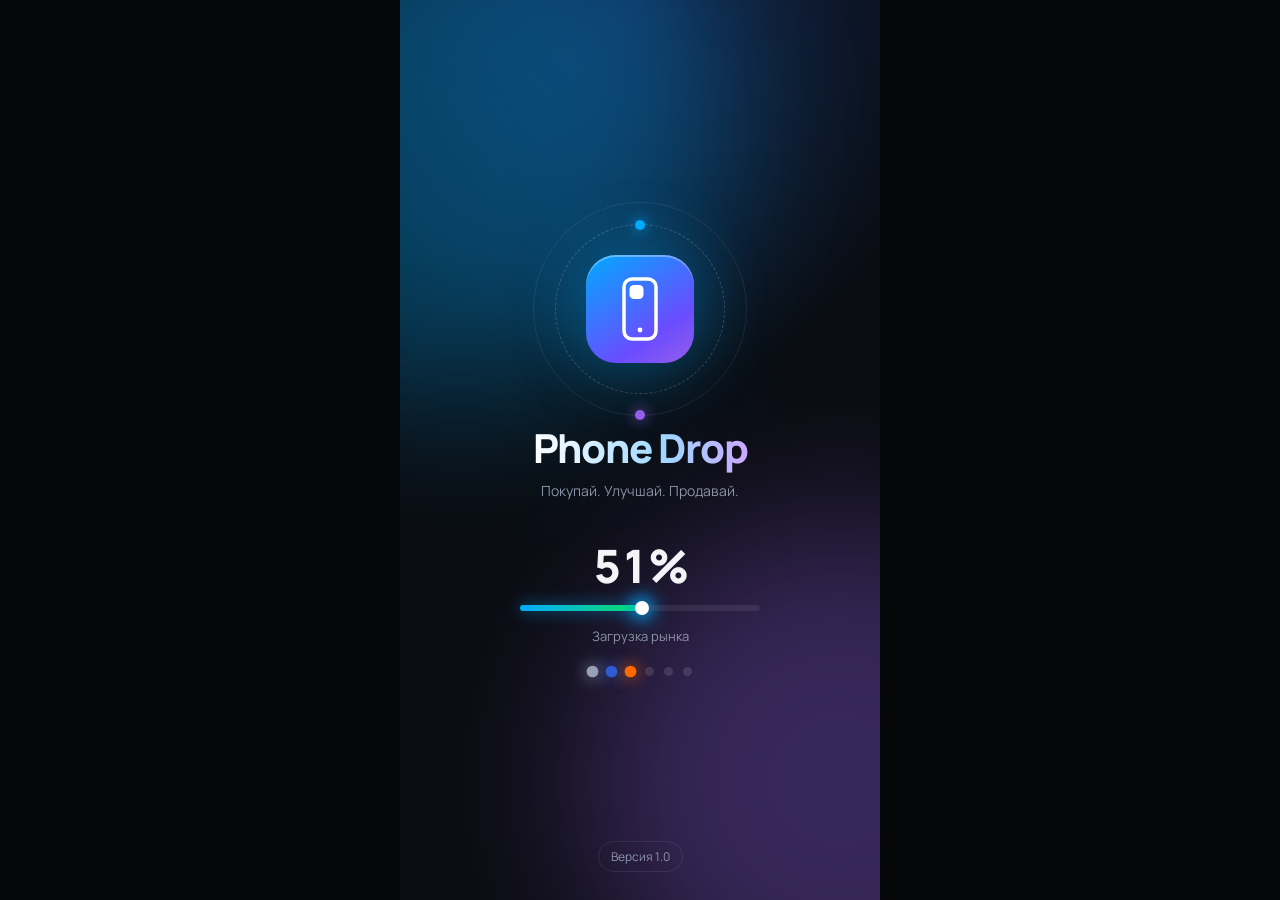
<file: Phone Drop реворк.html>
<!doctype html><html lang="ru"><head><meta charset="utf-8"><meta name="viewport" content="width=device-width,initial-scale=1,viewport-fit=cover"><title>Phone Drop</title>
<link href="https://fonts.googleapis.com/css2?family=Manrope:wght@500;700;800&display=swap" rel="stylesheet">
<style>
:root{--bg:#0a0c11;--s1:#13161e;--s2:#1b1f2a;--s3:#252a38;--tx:#f2f4f8;--mu:#8b93a7;--b:#00aaff;--g:#04e061;--r:#ff4053;--p:#965eeb;--y:#ffc43d;color-scheme:dark;box-sizing:border-box;padding-top:env(safe-area-inset-top,0px);padding-bottom:env(safe-area-inset-bottom,0px)}
*{box-sizing:border-box;-webkit-tap-highlight-color:transparent}html,body{height:100%;margin:0;background:#050608}
body{font-family:Manrope,system-ui,-apple-system,"Segoe UI",sans-serif;color:var(--tx);display:flex;justify-content:center;overflow:hidden}
#app{position:relative;width:100%;max-width:480px;height:100%;background:var(--bg);overflow:hidden;background-image:radial-gradient(600px 300px at 80% -5%,#00aaff22,transparent),radial-gradient(500px 300px at 0% 100%,#965eeb1c,transparent)}
button{font:inherit;color:inherit;border:0;cursor:pointer;transition:transform .15s,filter .2s}button:active{transform:scale(.95)}
.btn{background:var(--b);color:#001826;font-weight:800;padding:12px 16px;border-radius:14px}.btn.g{background:var(--g);color:#032}.btn.d{background:var(--s3);color:var(--tx)}.btn.r{background:#ff405333;color:var(--r)}.btn:disabled{opacity:.4}
#ld{position:absolute;inset:0;z-index:50;background:var(--bg);display:flex;flex-direction:column;align-items:center;justify-content:center;gap:14px;transition:opacity .6s,transform .6s}
#ld.out{opacity:0;transform:scale(1.08);pointer-events:none}
.logo{width:92px;height:92px;border-radius:26px;background:linear-gradient(145deg,var(--b),var(--p));display:grid;place-items:center;font-size:44px;box-shadow:0 0 60px #00aaff55;animation:fl 2.4s ease-in-out infinite}
@keyframes fl{50%{transform:translateY(-8px) rotate(-3deg)}}
.bar{width:220px;height:6px;background:var(--s2);border-radius:9px;overflow:hidden}.bar i{display:block;height:100%;width:5%;background:linear-gradient(90deg,var(--b),var(--g));border-radius:9px;transition:width .1s}
.mu{color:var(--mu);font-size:13px}
#ld{background:radial-gradient(120% 70% at 50% 0%,#12254a,#0a0c11 60%);overflow:hidden;gap:0}
#ld:before,#ld:after{content:"";position:absolute;z-index:0;width:520px;height:520px;border-radius:50%;filter:blur(80px);opacity:.33;animation:dr 9s ease-in-out infinite alternate}
#ld:before{background:#0af;left:-200px;top:-120px}#ld:after{background:#965eeb;right:-220px;bottom:-140px;animation-delay:-4s}
@keyframes dr{to{transform:translate(70px,50px) scale(1.15)}}
.em,.ttl,.sl,.pct,.bar,.dt{position:relative;z-index:1}
.em{width:170px;height:170px;display:grid;place-items:center;margin-bottom:26px}
.or{position:absolute;inset:0;border-radius:50%;border:1.5px dashed #ffffff33;animation:rot 12s linear infinite}
.or.b{inset:-22px;border-style:solid;border-color:#ffffff14;animation-duration:20s;animation-direction:reverse}
.or i{position:absolute;top:-5px;left:50%;width:10px;height:10px;margin-left:-5px;border-radius:50%;background:var(--b);box-shadow:0 0 14px var(--b)}
.or.b i{background:var(--p);box-shadow:0 0 14px var(--p);top:auto;bottom:-5px}
.mk{position:relative;width:108px;height:108px;border-radius:30px;background:linear-gradient(145deg,#00aaff,#6a4cff 70%,#965eeb);box-shadow:0 0 70px #00aaff66,inset 0 2px 0 #ffffff55;display:grid;place-items:center;overflow:hidden;animation:fl 3s ease-in-out infinite}
.mk:after{content:"";position:absolute;inset:0;background:linear-gradient(110deg,transparent 35%,#ffffff55 50%,transparent 65%);transform:translateX(-120%);animation:sh 2.4s .4s infinite}
.mk svg{width:56px;height:64px}
.ttl{font-size:40px;font-weight:800;letter-spacing:-1.2px;background:linear-gradient(90deg,#fff,#9fd8ff 60%,#c9a8ff);-webkit-background-clip:text;background-clip:text;color:transparent}
.sl{margin-top:6px;font-size:14px;color:var(--mu)}
.pct{margin-top:34px;font-size:46px;font-weight:800;letter-spacing:-1.5px;font-variant-numeric:tabular-nums}
.bar{width:240px;height:6px;background:#ffffff14;overflow:visible;margin-top:8px}
.bar i{position:relative;box-shadow:0 0 16px #00aaff99}
.bar i:after{content:"";position:absolute;right:-4px;top:-4px;width:14px;height:14px;border-radius:50%;background:#fff;box-shadow:0 0 18px 4px #00aaff}
.dt{display:flex;gap:10px;margin-top:22px}.dt i{width:9px;height:9px;border-radius:50%;background:#ffffff1f;transition:all .3s}.dt i.on{background:var(--c);box-shadow:0 0 12px var(--c);transform:scale(1.3)}
.vr{position:absolute;z-index:1;bottom:calc(28px + env(safe-area-inset-bottom,0px));font-size:12px;color:var(--mu);padding:6px 12px;border:1px solid #ffffff14;border-radius:20px}
.pt{position:absolute;bottom:-20px;width:5px;height:5px;border-radius:50%;background:#fff;opacity:0;animation:rise 6s linear infinite}
@keyframes rise{10%{opacity:.5}to{transform:translateY(-110vh);opacity:0}}
#home{position:absolute;inset:0;padding:18px 18px 12px;display:flex;flex-direction:column;gap:16px;overflow:auto}
.top{display:flex;justify-content:space-between;align-items:center}.top b{font-size:20px;letter-spacing:-.3px}
.card{background:var(--s1);border:1px solid #ffffff10;border-radius:20px;padding:16px}
.bal{background:linear-gradient(135deg,#0b3a55,#2a1b57 70%);border:1px solid #ffffff1c;position:relative;overflow:hidden}
.bal:after{content:"";position:absolute;inset:0;background:linear-gradient(110deg,transparent 30%,#ffffff14 50%,transparent 70%);transform:translateX(-100%);animation:sh 4s infinite}
@keyframes sh{to{transform:translateX(100%)}}
.big{font-size:34px;font-weight:800;letter-spacing:-1px}
.grid{display:grid;grid-template-columns:repeat(3,1fr);gap:14px}
.ic{display:flex;flex-direction:column;align-items:center;gap:7px;background:none;font-size:12px;font-weight:700;position:relative}
.ic i{width:68px;height:68px;border-radius:20px;display:grid;place-items:center;font-size:30px;font-style:normal;box-shadow:0 10px 24px #0007,inset 0 1px 0 #ffffff33;transition:transform .25s}
.ic:hover i{transform:translateY(-3px)}
.bd{position:absolute;top:-4px;right:12px;background:var(--r);border-radius:20px;min-width:20px;padding:2px 6px;font-size:11px;font-weight:800}
.chip{background:var(--s2);border-radius:20px;padding:8px 13px;font-size:13px;font-weight:700;white-space:nowrap}.chip.on{background:var(--b);color:#001826}
#ov{position:absolute;inset:0;z-index:20;background:var(--bg);display:flex;flex-direction:column;transform:translateY(100%) scale(.96);opacity:0;transition:transform .45s cubic-bezier(.2,.9,.2,1),opacity .3s;pointer-events:none}
#ov.open{transform:none;opacity:1;pointer-events:auto}
.hd{display:flex;align-items:center;gap:10px;padding:14px 16px;border-bottom:1px solid #ffffff0d}.hd b{flex:1;font-size:18px}.hd .m{font-size:13px;color:var(--g);font-weight:800}
#ovb{flex:1;overflow:auto;padding:14px 16px 24px;display:flex;flex-direction:column;gap:12px}
.in>*{animation:up .5s cubic-bezier(.2,.9,.2,1) both}@keyframes up{from{opacity:0;transform:translateY(18px)}}
.mg{display:grid;grid-template-columns:1fr 1fr;gap:12px}
.ph{width:100%;aspect-ratio:1/.85;border-radius:16px;background:radial-gradient(circle at 30% 20%,color-mix(in srgb,var(--c) 45%,#222),#0f121a);display:grid;place-items:center}
.ph svg{width:100%;height:100%;display:block}

.ph.on svg{filter:drop-shadow(0 0 7px color-mix(in srgb,var(--c) 70%,transparent))}
.lc{padding:8px;border-radius:18px;background:var(--s1);border:1px solid #ffffff0d;text-align:left;display:flex;flex-direction:column;gap:5px;cursor:pointer}
.pr{font-weight:800;font-size:17px}.tg{font-size:11px;font-weight:800;padding:3px 8px;border-radius:8px;background:#04e06122;color:var(--g);width:fit-content}.tg.w{background:#ffc43d22;color:var(--y)}
.row{display:flex;gap:10px;align-items:center}.row>.ph{width:72px;flex:none}.fx{flex:1;min-width:0}
.sc{display:flex;gap:8px;overflow:auto;padding-bottom:2px}
.ch{display:flex;gap:12px;align-items:center;padding:12px;background:var(--s1);border-radius:16px;cursor:pointer;position:relative}
.av{width:42px;height:42px;border-radius:50%;background:linear-gradient(135deg,var(--p),var(--b));display:grid;place-items:center;font-weight:800;flex:none}
.msgs{display:flex;flex-direction:column;gap:8px;flex:1}.bu{max-width:80%;padding:10px 13px;border-radius:16px;font-size:14px;line-height:1.35;animation:up .3s both}
.bu.them{background:var(--s2);border-bottom-left-radius:4px}.bu.me{background:var(--b);color:#001826;align-self:flex-end;border-bottom-right-radius:4px;font-weight:700}.bu.sys{align-self:center;background:none;color:var(--mu);font-size:12px}
.dots{display:inline-flex;gap:3px}.dots i{width:6px;height:6px;border-radius:50%;background:var(--mu);animation:dt 1s infinite}.dots i:nth-child(2){animation-delay:.15s}.dots i:nth-child(3){animation-delay:.3s}@keyframes dt{50%{transform:translateY(-4px)}}
#md{position:absolute;inset:0;z-index:40;background:#000a;display:flex;align-items:flex-end;opacity:0;pointer-events:none;transition:opacity .25s;backdrop-filter:blur(6px)}
#md.open{opacity:1;pointer-events:auto}#mb{width:100%;background:var(--s1);border-radius:26px 26px 0 0;padding:20px 18px calc(22px + env(safe-area-inset-bottom,0px));transform:translateY(100%);transition:transform .4s cubic-bezier(.2,.9,.2,1);display:flex;flex-direction:column;gap:12px;max-height:90%;overflow:auto}#md.open #mb{transform:none}
.ring{width:130px;height:130px;border-radius:50%;margin:6px auto;display:grid;place-items:center;font-size:30px;font-weight:800;background:conic-gradient(var(--b) calc(var(--p)*1%),var(--s3) 0);position:relative}
.ring:before{content:"";position:absolute;inset:9px;border-radius:50%;background:var(--s1)}.ring span{position:relative}
.ring.spin{animation:rot 1s linear infinite}@keyframes rot{to{transform:rotate(360deg)}}
.pg{height:8px;background:var(--s3);border-radius:9px;overflow:hidden}.pg i{display:block;height:100%;background:linear-gradient(90deg,var(--p),var(--b));width:0}
#tt{position:absolute;left:50%;top:calc(14px + env(safe-area-inset-top,0px));transform:translate(-50%,-90px);z-index:60;background:#232838;border:1px solid #ffffff22;padding:11px 16px;border-radius:14px;font-weight:700;font-size:14px;transition:transform .4s cubic-bezier(.2,.9,.2,1);max-width:92%;text-align:center}#tt.s{transform:translate(-50%,0)}
.tr{height:90px;position:relative;border-radius:16px;background:var(--s2);overflow:hidden;margin:6px 0}.tr b{position:absolute;top:22px;left:-50px;font-size:40px;animation:mv 1.8s ease-in-out forwards}@keyframes mv{to{left:calc(100% + 10px)}}
.tr:after{content:"";position:absolute;left:0;right:0;bottom:22px;border-top:2px dashed #ffffff2a}
.spin{animation:rot 1s linear infinite}
@media(prefers-reduced-motion:reduce){*{animation-duration:.01s!important;transition-duration:.01s!important}}
</style></head><body>
<div id="app">
<div id="ld"><i class="pt" style="left:8%;animation-delay:-1s"></i><i class="pt" style="left:22%;animation-delay:-3.5s;animation-duration:7s"></i><i class="pt" style="left:37%;animation-delay:-5s"></i><i class="pt" style="left:51%;animation-delay:-2s;animation-duration:8s"></i><i class="pt" style="left:66%;animation-delay:-4.2s"></i><i class="pt" style="left:80%;animation-delay:-.5s;animation-duration:7s"></i><i class="pt" style="left:92%;animation-delay:-3s"></i><div class="em"><div class="or"><i></i></div><div class="or b"><i></i></div><div class="mk"><svg viewBox="0 0 56 64"><rect x="12" y="2" width="32" height="60" rx="8" fill="none" stroke="#fff" stroke-width="3.5"/><rect x="17.5" y="8" width="14" height="14" rx="4.5" fill="#fff"/><circle cx="28" cy="53" r="2.4" fill="#fff"/></svg></div></div><div class="ttl">Phone Drop</div><div class="sl">Покупай. Улучшай. Продавай.</div><div class="pct" id="pc">5%</div><div class="bar"><i id="pb"></i></div><div class="mu" id="ph" style="margin-top:16px;position:relative;z-index:1">Запуск ядра</div><div class="dt"><i style="--c:#9aa3b5"></i><i style="--c:#2b5bd7"></i><i style="--c:#ff6a00"></i><i style="--c:#f5c400"></i><i style="--c:#e11d48"></i><i style="--c:#34a853"></i></div><div class="vr">Версия 1.0</div></div>
<div id="home"></div>
<div id="ov"><div class="hd"><button class="chip" onclick="A.back()">‹ Назад</button><b id="ot"></b><span class="m" id="om"></span></div><div id="ovb"></div></div>
<div id="md" onclick="if(event.target===this)closeM()"><div id="mb"></div></div>
<div id="tt"></div>
</div>
<script>
const $=s=>document.querySelector(s),rnd=(a,b)=>a+Math.random()*(b-a),ri=(a,b)=>Math.floor(rnd(a,b+1)),pick=a=>a[ri(0,a.length-1)],r100=n=>Math.round(n/100)*100;
const rub=n=>Math.round(n).toLocaleString('ru-RU').replace(/\u00a0/g,' ')+' ₽';
const TG=window.Telegram&&Telegram.WebApp;try{TG&&(TG.ready(),TG.expand(),TG.setHeaderColor&&TG.setHeaderColor('#0a0c11'))}catch(e){}
const hp=()=>{try{TG&&TG.HapticFeedback.impactOccurred('light')}catch(e){}};
const PH=[['Apple','iPhone 11',22000,540000],['Apple','iPhone 13',42000,790000],['Apple','iPhone 14 Pro',75000,950000],['Apple','iPhone 15 Pro',98000,1450000],['Samsung','Galaxy A54',24000,560000],['Samsung','Galaxy S22',38000,1000000],['Samsung','Galaxy S24 Ultra',90000,1700000],['Xiaomi','Xiaomi 13T',32000,1050000],['Xiaomi','Xiaomi 14',52000,1900000],['POCO','POCO X5 Pro',17000,580000],['POCO','POCO F5',24000,1050000],['POCO','POCO F6',30000,1550000],['Redmi','Redmi Note 12',13000,420000],['Redmi','Redmi Note 13 Pro',20000,560000],['Google','Pixel 7',28000,750000],['OnePlus','OnePlus 11',40000,1250000],['Nothing','Nothing Phone 2',32000,700000],['Realme','Realme GT Neo 5',21000,900000]];
const COL={Apple:'#9aa3b5',Samsung:'#2b5bd7',Xiaomi:'#ff6a00',POCO:'#f5c400',Redmi:'#e11d48',Google:'#34a853',OnePlus:'#e0213a',Nothing:'#d8dbe2',Realme:'#e8c200'};
const CT={'Москва':{x:55.75,y:37.62,m:1.08},'Санкт-Петербург':{x:59.93,y:30.33,m:1.04},'Казань':{x:55.79,y:49.12,m:.97},'Екатеринбург':{x:56.84,y:60.6,m:.95},'Новосибирск':{x:55.03,y:82.92,m:.9},'Сочи':{x:43.6,y:39.72,m:1}};
const BB={'Москва':{Apple:1.06},'Сочи':{Apple:1.05},'Новосибирск':{Xiaomi:1.1,POCO:1.1,Redmi:1.1},'Казань':{Samsung:1.07},'Екатеринбург':{Google:1.08,OnePlus:1.08},'Санкт-Петербург':{Nothing:1.08,Apple:1.02}};
const CK=Object.keys(CT),NM=['Алексей','Дмитрий','Марина','Ирина','Сергей','Олег','Анна','Павел','Катя','Игорь','Тимур','Вика'];
const TR={bus:{n:'Автобус',e:'🚌',r:2.4,b:200,sp:650},train:{n:'Поезд',e:'🚆',r:3.8,b:500,sp:1000},plane:{n:'Самолёт',e:'✈️',r:7,b:2500,sp:99999}};
const KEY='phonedrop_v1';let S,cur=null,arg=null,F='Все',TY=null;
const fresh=()=>({v:1,money:35000,day:1,city:'Москва',uid:1,inv:[],lst:{},chats:[],hist:[],deals:0,profit:0,pts:0});
try{S=JSON.parse(localStorage.getItem(KEY))}catch(e){}if(!S||!S.v)S=fresh();
const save=()=>{try{localStorage.setItem(KEY,JSON.stringify(S))}catch(e){}};
const cm=(c,b)=>CT[c].m*((BB[c]||{})[b]||1);
const val=(p,c=S.city)=>{const P=PH[p.m];return r100(P[2]*(.45+.55*p.c/100)*(1+.12*p.u)*(p.v?1.04:1)*cm(c,P[0]))};
const cond=c=>c>=90?'Как новый':c>=75?'Хорошее':c>=55?'Б/у':'Нужен ремонт';
const DS=[['sq2','#b9dfc9','#86bfa3','n',''],['diag2','#e9aab8','#c47b8c','n',''],['tri','#54456e','#2a2140','i',''],['tri','#9a948b','#5d5953','i',''],['col3','#c8b9ee','#9a88d2','p',''],['col3c','#3e5f4d','#20382c','p',''],['col4','#7d7d82','#3d3d41','p',''],['ring','#93b5d6','#5b82ac','p',''],['bigsq','#ececef','#c3c6cd','p',''],['col2','#f4c500','#c79a00','p',''],['sq3','#2d3350','#12152a','p',''],['sq3','#aeb8c2','#7d8893','p',''],['col3','#6eaadb','#3f7aae','p',''],['sq3','#8062ad','#4d3776','p',''],['bar','#30343a','#15171b','p',''],['ring','#33665a','#173a30','p',''],['nt','#f2f2f2','#cfd0d3','p',''],['sq3','#f6a300','#262626','p','s']];
let AN=0;
const lz=(x,y,r,ms)=>`<circle cx="${x}" cy="${y}" r="${r}" fill="#07080b" stroke="${ms}" stroke-width="1.1"/><circle cx="${x}" cy="${y}" r="${r*.58}" fill="#18264a"/><circle cx="${x}" cy="${y}" r="${r*.3}" fill="#0a0f1e"/><circle cx="${x-r*.28}" cy="${y-r*.28}" r="${r*.17}" fill="#fff" opacity=".75"/>`;
function art(m,on,c=100){const [lay,c1,c2,cut,fl]=DS[m],n=++AN,br=PH[m][0],w=38,h=84,ms=br=='Apple'?'#767a82':'#a9afb9';
const back=(x,y)=>{const L=(a,b,r)=>lz(x+a,y+b,r,ms),F=(a,b)=>`<circle cx="${x+a}" cy="${y+b}" r="1.4" fill="#ffe6a0"/>`,I=(a,b,ww,hh,r)=>`<rect x="${x+a}" y="${y+b}" width="${ww}" height="${hh}" rx="${r}" fill="#fff" fill-opacity=".14" stroke="#fff" stroke-opacity=".28" stroke-width=".5"/>`;let k='';
if(fl=='s')k+=`<rect x="${x+15.5}" y="${y}" width="7" height="${h}" fill="#141414"/><rect x="${x+18.7}" y="${y}" width=".6" height="${h}" fill="#fff" opacity=".6"/>`;
switch(lay){
case'sq2':k+=I(3,3,19,20,5)+L(9,9.5,4.2)+L(9,17.5,4.2)+F(17,7);break;
case'diag2':k+=I(3,3,20,20,5)+L(8.5,8.5,4.2)+L(16,16,4.2)+F(17,7);break;
case'tri':k+=I(3,3,22,23,5.5)+L(9,9,4)+L(9,17,4)+L(17,13,4)+F(17,21);break;
case'col3':k+=L(9,9,3.8)+L(9,18,3.8)+L(9,27,3.8)+F(16,9);break;
case'col3c':k+=I(4,4,12.5,30,6.25)+L(10.2,10.5,3.6)+L(10.2,19.5,3.6)+L(10.2,28.5,3.6)+F(19,10);break;
case'col4':k+=L(9,9,3.8)+L(9,17.5,3.8)+L(9,26,3.8)+L(9,34.5,3.8)+L(18,13,2)+L(18,22,2);break;
case'ring':k+=`<circle cx="${x+13.5}" cy="${y+13.5}" r="12.5" fill="#000" fill-opacity=".4" stroke="${ms}" stroke-width="1.6"/>`+L(9.5,9.5,3.6)+L(9.5,18,3.6)+L(18,13.8,3.6);break;
case'bigsq':k+=I(3,3,28,28,7)+L(18,18,8)+L(9,9,3)+L(25,9,3);break;
case'sq3':k+=I(3,3,23,21,5.5)+L(9,9,3.6)+L(18,9,3.6)+L(13.5,18,3.6)+F(21,18);break;
case'col2':k+=L(9.5,9.5,4.4)+L(9.5,19,4.4)+F(17,9.5);break;
case'bar':k+=`<rect x="${x}" y="${y+14}" width="${w}" height="11" fill="#0b0c0f"/><rect x="${x}" y="${y+14}" width="${w}" height="1.1" fill="${ms}" opacity=".7"/>`+L(10,19.5,3.8)+L(19,19.5,3.8)+F(28,19.5);break;
default:k+=`<circle cx="${x+19}" cy="${y+46}" r="10" fill="none" stroke="#000" stroke-opacity=".2" stroke-width=".8"/><path d="M${x+8} ${y+64}h22M${x+8} ${y+68}h14M${x+19} ${y+36}v-8" stroke="#000" stroke-opacity=".25" stroke-width=".7"/><circle cx="${x+30}" cy="${y+76}" r="1.2" fill="#ff3b30"/>`+L(9,9,3.8)+L(9,18,3.8)}
k+=br=='Apple'?`<circle cx="${x+19}" cy="${y+48}" r="3.4" fill="#fff" fill-opacity=".55"/><ellipse cx="${x+20.5}" cy="${y+43.8}" rx="1.3" ry=".6" fill="#fff" fill-opacity=".55"/>`:`<text x="${x+19}" y="${y+h-8}" text-anchor="middle" font-size="3.6" font-weight="800" fill="#fff" fill-opacity=".55">${br.toUpperCase()}</text>`;
const sc=c<75?Math.min(5,Math.ceil((75-c)/8)):0;for(let i=0;i<sc;i++)k+=`<path d="M${x+6+i*5} ${y+34+(i*13)%34}l${6+i} ${-4-i}" stroke="#fff" stroke-opacity=".35" stroke-width=".35"/>`;
return `<g transform="rotate(-4 ${x+19} ${y+42})"><rect x="${x+w-.2}" y="${y+20}" width="1.4" height="9" rx=".6" fill="${c2}"/><rect x="${x-1.2}" y="${y+18}" width="1.4" height="6" rx=".6" fill="${c2}"/><rect x="${x-1.2}" y="${y+26}" width="1.4" height="6" rx=".6" fill="${c2}"/><rect x="${x}" y="${y}" width="${w}" height="${h}" rx="7" fill="url(#g${n})" stroke="#fff" stroke-opacity=".3" stroke-width=".7"/>${k}<rect x="${x}" y="${y}" width="${w}" height="${h}" rx="7" fill="url(#s${n})"/></g>`};
const front=(x,y)=>{const sx=x+1.8,sy=y+1.8,sw=w-3.6,sh=h-3.6;let k=`<rect x="${x}" y="${y}" width="${w}" height="${h}" rx="7" fill="#0a0b0f" stroke="${c1}" stroke-width="1"/><rect x="${sx}" y="${sy}" width="${sw}" height="${sh}" rx="5.3" fill="${on?`url(#w${n})`:'#06070a'}"/>`;
if(on)k+=`<text x="${x+19}" y="${y+27}" text-anchor="middle" font-size="10" font-weight="800" fill="#fff">9:41</text><text x="${x+19}" y="${y+32}" text-anchor="middle" font-size="2.6" fill="#fff" fill-opacity=".8">Вт, 4 ноября</text><rect x="${x+14}" y="${y+h-5}" width="10" height=".9" rx=".45" fill="#fff" fill-opacity=".7"/>`;else k+=`<path d="M${sx} ${sy}h${sw*.6}L${sx} ${sy+sh*.45}Z" fill="#fff" fill-opacity=".07"/>`;
k+=cut=='n'?`<rect x="${x+12}" y="${y+1.8}" width="14" height="3.8" rx="1.9" fill="#000"/>`:cut=='i'?`<rect x="${x+14}" y="${y+4}" width="10" height="3" rx="1.5" fill="#000"/>`:`<circle cx="${x+19}" cy="${y+5}" r="1.3" fill="#000"/>`;
if(c<50)k+=`<path d="M${x+w-4} ${y+2}L${x+25} ${y+20}L${x+30} ${y+32}M${x+25} ${y+20}L${x+14} ${y+27}L${x+10} ${y+40}" stroke="#fff" stroke-opacity=".6" stroke-width=".4" fill="none"/>`;
return `<g transform="rotate(3 ${x+19} ${y+42})">${k}</g>`};
return `<div class="ph ${on?'on':''}" style="--c:${c1}"><svg viewBox="0 0 118 100"><defs><linearGradient id="g${n}" x1="0" y1="0" x2="1" y2="1"><stop offset="0" stop-color="${c1}"/><stop offset="1" stop-color="${c2}"/></linearGradient><linearGradient id="s${n}" x1="0" y1="0" x2="1" y2="1"><stop offset="0" stop-color="#fff" stop-opacity=".3"/><stop offset=".45" stop-color="#fff" stop-opacity="0"/><stop offset="1" stop-color="#fff" stop-opacity=".1"/></linearGradient><linearGradient id="w${n}" x1="0" y1="0" x2=".6" y2="1"><stop offset="0" stop-color="${c1}"/><stop offset=".6" stop-color="${c2}"/><stop offset="1" stop-color="#0a0c14"/></linearGradient></defs><ellipse cx="59" cy="95" rx="42" ry="3" fill="#000" opacity=".45"/>${front(64,8)}${back(14,8)}</svg></div>`}
const toast=t=>{const e=$('#tt');e.textContent=t;e.classList.add('s');clearTimeout(toast.t);toast.t=setTimeout(()=>e.classList.remove('s'),2400)};
const showM=h=>{$('#mb').innerHTML=h;$('#md').classList.add('open')},closeM=()=>$('#md').classList.remove('open');
function pay(a,d){S.money+=a;S.hist.unshift({t:d,a,d:S.day});S.hist.length=Math.min(S.hist.length,40);save();hp()}
function gen(city){const a=[];for(let i=0;i<8;i++){const m=ri(0,PH.length-1),c=ri(40,99),v=val({m,c,u:0,v:0},city),price=r100(v*rnd(.82,1.22));a.push({id:S.uid++,m,c,price,floor:Math.min(price,r100(v*rnd(.72,.92))),sel:pick(NM),rt:(rnd(3.8,5)).toFixed(1),city})}S.lst[city]={d:S.day,a};save()}
const lst=()=>{if(!S.lst[S.city]||S.lst[S.city].d!==S.day)gen(S.city);return S.lst[S.city].a};
const unread=()=>S.chats.filter(c=>c.u).length;
const nw=()=>S.money+S.inv.reduce((s,p)=>s+val(p),0);
/* ---------- HOME ---------- */
const APPS=[['market','Market','🛒','linear-gradient(145deg,#00aaff,#0066ff)'],['msg','Messenger','💬','linear-gradient(145deg,#04e061,#00a843)'],['up','Upgrade','⚡','linear-gradient(145deg,#965eeb,#5b2fd1)'],['trv','Travel','🧳','linear-gradient(145deg,#ffb347,#ff7a00)'],['wal','Wallet','💳','linear-gradient(145deg,#2f3647,#161a24)'],['inv','Inventory','📦','linear-gradient(145deg,#ff6b81,#e0213a)'],['bm','TYNTYTY','🚀','linear-gradient(145deg,#1fe5d0,#0a7cff)']];
function home(){const u=unread();$('#home').innerHTML=`<div class="top"><b>Phone Drop</b><button class="chip" id="upd" onclick="A.upd()">⟳ Обновления</button></div>
<div class="card bal"><div class="mu">Баланс</div><div class="big" id="bal">${rub(S.money)}</div><div class="row" style="justify-content:space-between;margin-top:6px"><span class="mu">📍 ${S.city} · день ${S.day}</span><span class="mu">Капитал ${rub(nw())}</span></div></div>
<div class="grid">${APPS.map(a=>`<button class="ic" onclick="A.open('${a[0]}')"><i style="background:${a[3]}">${a[2]}</i>${a[1]}${a[0]=='msg'&&u?`<span class="bd">${u}</span>`:''}</button>`).join('')}</div>
<div class="card mu" style="font-size:13px;line-height:1.5">Покупайте телефоны дешевле рынка, улучшайте в Upgrade, проверяйте в TYNTYTY Benchmark и продавайте дороже. В других городах цены другие.</div>
<div class="mu" style="text-align:center;margin-top:auto">Phone Drop · версия 1.0</div>`}
let bt=0;function tween(a,b){const e=$('#bal');if(!e)return;const t0=performance.now();const f=t=>{const k=Math.min(1,(t-t0)/600);e.textContent=rub(a+(b-a)*(1-Math.pow(1-k,3)));k<1&&requestAnimationFrame(f)};requestAnimationFrame(f)}
/* ---------- NAV ---------- */
const T={market:'Market',msg:'Messenger',up:'Upgrade',trv:'Travel',wal:'Wallet',inv:'Inventory',bm:'TYNTYTY Benchmark'};
function R(anim){if(!cur)return;$('#ot').textContent=cur=='chat'?arg.name||'Чат':T[cur];$('#om').textContent=rub(S.money);const b=$('#ovb');b.innerHTML=V[cur]();if(anim){b.classList.add('in');let s='';for(let i=1;i<14;i++)s+='';b.querySelectorAll(':scope>*').forEach((e,i)=>e.style.animationDelay=i*45+'ms');setTimeout(()=>b.classList.remove('in'),900)}}
const A={
open(a,x){cur=a;arg=x||null;if(a=='msg')cur='msg';R(1);$('#ov').classList.add('open');hp()},
back(){if(cur=='chat'){cur='msg';R();return}cur=null;$('#ov').classList.remove('open');home()},
upd(){const b=$('#upd');b.innerHTML='<span class="spin" style="display:inline-block">⟳</span> Проверка…';setTimeout(()=>{b.innerHTML='✓ Актуально';showM(`<b style="font-size:20px">Phone Drop 1.0</b><div class="mu">У вас установлена последняя версия.</div><div>• Маркетплейс, торг и встречи<br>• Поезда, автобусы и самолёты<br>• Upgrade с шансами<br>• TYNTYTY Benchmark</div><button class="btn" onclick="closeM()">Отлично</button>`);setTimeout(()=>b.innerHTML='⟳ Обновления',2500)},1400)},
flt(f){F=f;R()},
card(id){const l=lst().find(x=>x.id==id);if(!l)return;const v=val({m:l.m,c:l.c,u:0,v:0}),d=Math.round((1-l.price/v)*100);
showM(`${art(l.m,0,l.c)}<div class="pr" style="font-size:24px">${rub(l.price)}</div><b>${PH[l.m][1]}</b><div class="mu">Состояние ${l.c}% · ${cond(l.c)}<br>Продавец ${l.sel} ★${l.rt} · ${l.city}</div>${d>=8?`<span class="tg">Выгоднее рынка на ${d}%</span>`:d<=-8?`<span class="tg w">Дороже рынка на ${-d}%</span>`:''}
<div class="row"><button class="btn g fx" onclick="A.buy(${l.id})">Купить сразу</button><button class="btn d fx" onclick="A.haggle(${l.id})">Торговаться</button></div>`)},
buy(id){const l=lst().find(x=>x.id==id);if(!l)return;if(S.money<l.price)return toast('Не хватает денег');acq(l,l.price);closeM();R();toast('Куплено: '+PH[l.m][1])},
haggle(id){const l=lst().find(x=>x.id==id);let c=S.chats.find(x=>x.t=='b'&&x.l.id==id);if(!c){c={id:S.uid++,t:'b',name:l.sel,l,st:'open',tries:0,price:0,counter:0,u:0,msgs:[{w:'them',t:`Здравствуйте! ${PH[l.m][1]} в наличии, цена ${rub(l.price)}.`}]};S.chats.unshift(c);save()}closeM();A.openChat(c.id)},
openChat(id){const c=S.chats.find(x=>x.id==id);c.u=0;save();cur='chat';arg=c;$('#ov').classList.add('open');R(1)},
offer(id,k){const c=S.chats.find(x=>x.id==id);if(c.st!='open'||TY)return;const o=r100(c.l.price*(1-k));c.msgs.push({w:'me',t:`Отдадите за ${rub(o)}?`});TY=id;R();setTimeout(()=>{TY=null;bargain(c,o);save();if(cur=='chat'&&arg.id==id)R()},900+Math.random()*500)},
acc(id){const c=S.chats.find(x=>x.id==id);c.price=c.counter||c.l.price;c.st='agreed';c.msgs.push({w:'me',t:`Беру за ${rub(c.price)}.`},{w:'them',t:'Хорошо, жду на встрече.'});save();R()},
meet(id){const c=S.chats.find(x=>x.id==id);if(S.city!=c.l.city)return toast('Вы в другом городе: '+c.l.city);if(S.money<c.price)return toast('Не хватает денег');
showM(`<b style="font-size:19px">Едете на встречу…</b><div class="tr"><b>🚶</b></div><div class="mu">Осмотр телефона</div>`);setTimeout(()=>{const x=Math.random();
if(x<.68){acq(c.l,c.price);c.st='done';c.msgs.push({w:'sys',t:'Сделка завершена'});closeM();toast('Телефон ваш');save();R()}
else if(x<.88){const dc=ri(12,25),nc=Math.max(15,c.l.c-dc),np=r100(c.price*.88);c.l.c=nc;showM(`<b style="font-size:19px">Найден дефект</b><div>Состояние упало до ${nc}%: царапины и сколы. Продавец уступает до ${rub(np)}.</div><div class="row"><button class="btn g fx" onclick="A.defOk(${id},${np})">Забрать</button><button class="btn d fx" onclick="A.defNo(${id})">Уйти</button></div>`)}
else{c.st='closed';c.msgs.push({w:'sys',t:'Продавец не пришёл'});closeM();toast('Продавец не пришёл');save();R()}},1500)},
defOk(id,np){const c=S.chats.find(x=>x.id==id);if(S.money<np)return toast('Не хватает денег');acq(c.l,np);c.st='done';c.msgs.push({w:'sys',t:'Сделка завершена со скидкой'});closeM();save();R()},
defNo(id){const c=S.chats.find(x=>x.id==id);c.st='closed';c.msgs.push({w:'sys',t:'Вы отказались от сделки'});closeM();save();R()},
sell(uid){const p=S.inv.find(x=>x.id==uid);if(S.chats.some(c=>c.t=='s'&&c.it==uid&&c.st=='open'))return toast('Покупатели уже написали');for(let i=0;i<3;i++){const pr=r100(val(p)*rnd(.78,1.06));S.chats.unshift({id:S.uid++,t:'s',name:pick(NM),it:uid,price:pr,st:'open',asked:0,u:1,msgs:[{w:'them',t:`Здравствуйте! Заберу ${PH[p.m][1]} за ${rub(pr)}. Актуально?`}]})}save();toast('Пришли 3 предложения в Messenger');R()},
ok(id){const c=S.chats.find(x=>x.id==id),p=S.inv.find(x=>x.id==c.it);if(!p){c.st='closed';save();return R()}pay(c.price,'Продажа: '+PH[p.m][1]);S.profit+=c.price-p.cost;S.deals++;S.inv=S.inv.filter(x=>x!=p);S.chats.forEach(x=>{if(x.t=='s'&&x.it==c.it)x.st=x.id==id?'done':'closed'});c.msgs.push({w:'sys',t:'Продано'});save();toast('Продано за '+rub(c.price));R()},
more(id){const c=S.chats.find(x=>x.id==id);if(c.asked)return toast('Покупатель уже ответил');c.asked=1;c.msgs.push({w:'me',t:'Давайте на 5% дороже?'});if(Math.random()<.5){c.price=r100(c.price*1.05);c.msgs.push({w:'them',t:`Ладно, давайте за ${rub(c.price)}.`})}else c.msgs.push({w:'them',t:`Нет, только за ${rub(c.price)}.`});save();R()},
no(id){const c=S.chats.find(x=>x.id==id);c.st='closed';c.msgs.push({w:'sys',t:'Вы отклонили предложение'});save();R()},
quick(uid){const p=S.inv.find(x=>x.id==uid),v=r100(val(p)*.72);pay(v,'Скупка: '+PH[p.m][1]);S.profit+=v-p.cost;S.deals++;S.inv=S.inv.filter(x=>x!=p);save();toast('Скупка: '+rub(v));R()},
pw(uid){const p=S.inv.find(x=>x.id==uid);if(p.on){p.on=0;save();return R()}if(p.c<35&&Math.random()<.4)return toast('Не включается. Нужен ремонт');showM(`<b style="font-size:19px">Включение…</b><div class="ring spin" style="--p:70"><span>${PH[p.m][0]=='Apple'?'':'⏻'}</span></div>`);setTimeout(()=>{p.on=1;save();closeM();toast('Телефон включён');R()},1300)},
rep(uid){const p=S.inv.find(x=>x.id==uid),c=r100(PH[p.m][2]*.1);if(p.c>=100)return toast('Ремонт не нужен');if(S.money<c)return toast('Не хватает денег');pay(-c,'Ремонт: '+PH[p.m][1]);p.c=Math.min(100,p.c+25);save();R()},
sel(uid){S.sel=uid;R()},
up(uid){const p=S.inv.find(x=>x.id==uid),L=p.u;if(L>=5)return;const cost=upc(p);if(S.money<cost)return toast('Не хватает денег');pay(-cost,'Апгрейд: '+PH[p.m][1]);const ch=UC[L];
showM(`<b style="font-size:19px">Улучшаем ${PH[p.m][1]}…</b><div class="ring spin" style="--p:30"><span>⚡</span></div><div class="mu" style="text-align:center">Шанс ${ch}%</div>`);setTimeout(()=>{let h,t;if(Math.random()*100<ch){p.u++;p.v=0;h='✅ Успех';t=`Уровень ${p.u}. Цена и баллы выросли.`}else{h='❌ Неудача';t='Улучшение не прошло.';if(L>=2&&Math.random()<.4){p.c=Math.max(10,p.c-10);t+=' Состояние −10%.'}}save();showM(`<b style="font-size:22px">${h}</b><div>${t}</div><button class="btn" onclick="closeM();R()">Готово</button>`)},1800)},
go(i,m){const city=CK[i],T_=TR[m],d=dist(S.city,city),cost=r100(T_.b+d*T_.r),days=m=='plane'?1:Math.max(1,Math.ceil(d/T_.sp*1.0));if(city==S.city)return;if(S.money<cost)return toast('Не хватает денег');
pay(-cost,`${T_.n}: ${S.city} → ${city}`);showM(`<b style="font-size:19px">${S.city} → ${city}</b><div class="tr"><b>${T_.e}</b></div><div class="mu">${T_.n} · ${days} дн.</div>`);setTimeout(()=>{S.day+=days;S.city=city;S.inv.forEach(p=>p.on=0);save();closeM();toast('Вы приехали: '+city);R()},1900)},
bench(uid){const p=S.inv.find(x=>x.id==uid);if(!p.on)return toast('Сначала включите телефон');const st=['CPU','GPU','Память','UX'];let k=0;showM(`<b style="font-size:19px">TYNTYTY Benchmark</b><div class="ring" id="rg" style="--p:0"><span id="rp">0%</span></div><div class="mu" id="rs" style="text-align:center">CPU</div><div class="pg"><i id="rb"></i></div>`);
const iv=setInterval(()=>{k+=2;const e=$('#rg');if(!e)return clearInterval(iv);e.style.setProperty('--p',k);$('#rp').textContent=k+'%';$('#rb').style.width=k+'%';$('#rs').textContent=st[Math.min(3,Math.floor(k/25))];if(k>=100){clearInterval(iv);const sc=Math.round(PH[p.m][3]*(1+.12*p.u)*(.6+.4*p.c/100)*rnd(.97,1.03)),rec=sc>(p.best||0);p.best=Math.max(p.best||0,sc);p.v=1;S.pts+=Math.round(sc/10000);save();
showM(`<div class="mu" style="text-align:center">${PH[p.m][1]}</div><div class="big" style="text-align:center;color:var(--b)">${sc.toLocaleString('ru-RU')}</div><div style="text-align:center">${sc<5e5?'Базовый':sc<9e5?'Средний':sc<14e5?'Флагман':'Топ'} класс${rec?' · новый рекорд':''}</div><div class="mu" style="text-align:center">+${Math.round(sc/10000)} баллов · цена +4% (проверенный результат)</div><button class="btn" onclick="closeM();R()">Готово</button>`)}},55)},
wait(){S.day++;save();toast('Новые объявления');R(1)},
reset(){showM(`<b>Сбросить прогресс?</b><div class="mu">Все телефоны, деньги и чаты будут удалены.</div><div class="row"><button class="btn r fx" onclick="S=fresh();save();closeM();A.back()">Сбросить</button><button class="btn d fx" onclick="closeM()">Отмена</button></div>`)}
};
const UC=[80,65,50,35,20],upc=p=>r100(PH[p.m][2]*.09*(p.u+1));
const dist=(a,b)=>{const A_=CT[a],B_=CT[b],k=Math.PI/180,dx=(B_.y-A_.y)*k*Math.cos((A_.x+B_.x)/2*k),dy=(B_.x-A_.x)*k;return Math.round(Math.hypot(dx,dy)*6371*1.15)};
function acq(l,price){pay(-price,'Покупка: '+PH[l.m][1]);S.inv.push({id:S.uid++,m:l.m,c:l.c,u:0,v:0,on:0,cost:price,best:0});S.deals++;if(S.lst[l.city])S.lst[l.city].a=S.lst[l.city].a.filter(x=>x.id!=l.id);S.chats.forEach(c=>{if(c.t=='b'&&c.l.id==l.id&&c.st!='done')c.st='closed'});save()}
function bargain(c,o){const l=c.l;c.tries++;const m=t=>c.msgs.push({w:'them',t});
if(o>=l.floor){c.price=o;c.st='agreed';m('Хорошо, договорились. Жду на встрече.')}
else if(c.tries>=3){c.st='closed';m('Не сойдёмся. Всего доброго.')}
else if(o>=l.floor*.9){c.counter=Math.min(l.price,r100(l.floor*1.02));m(`Могу уступить до ${rub(c.counter)}.`)}
else m(pick(['Это слишком мало.','Нет, так не отдам.','Вы не серьёзно?']))}
/* ---------- VIEWS ---------- */
const V={
market(){const bs=['Все','Apple','Samsung','Xiaomi','POCO','Redmi','Другие'],main=['Apple','Samsung','Xiaomi','POCO','Redmi'];
const a=lst().filter(l=>F=='Все'||(F=='Другие'?!main.includes(PH[l.m][0]):PH[l.m][0]==F));
return `<div class="sc">${bs.map(b=>`<button class="chip ${F==b?'on':''}" onclick="A.flt('${b}')">${b}</button>`).join('')}</div><div class="mu">📍 ${S.city} · объявлений: ${a.length}</div>
<div class="mg">${a.map(l=>{const v=val({m:l.m,c:l.c,u:0,v:0}),d=1-l.price/v;return `<button class="lc" onclick="A.card(${l.id})">${art(l.m,0,l.c)}<div class="pr">${rub(l.price)}</div><div style="font-size:13px;font-weight:700">${PH[l.m][1]}</div><div class="mu" style="font-size:12px">${l.c}% · ${l.sel} ★${l.rt}</div>${d>=.08?'<span class="tg">Выгодно</span>':''}</button>`}).join('')||'<div class="mu">Ничего не найдено</div>'}</div><button class="btn d" onclick="A.wait()">Ждать новые объявления (+1 день)</button>`},
msg(){if(!S.chats.length)return '<div class="card mu">Пока нет переписок. Откройте объявление и нажмите «Торговаться» или выставьте телефон на продажу в Inventory.</div>';
return S.chats.map(c=>{const t=c.t=='s'?'Продажа':'Покупка',nm=c.t=='s'?(S.inv.find(p=>p.id==c.it)||{m:null}).m:c.l.m,last=c.msgs[c.msgs.length-1];return `<div class="ch" onclick="A.openChat(${c.id})"><div class="av">${c.name[0]}</div><div class="fx"><b>${c.name}</b> <span class="mu">${t}${nm!=null?' · '+PH[nm][1]:''}</span><div class="mu" style="font-size:13px;white-space:nowrap;overflow:hidden;text-overflow:ellipsis">${last.t}</div></div>${c.u?'<span class="bd" style="right:10px;top:10px">1</span>':''}${c.st!='open'?`<span class="mu" style="font-size:11px">${c.st=='agreed'?'Договорились':c.st=='done'?'Готово':'Закрыт'}</span>`:''}</div>`}).join('')},
chat(){const c=S.chats.find(x=>x.id==arg.id);arg=c;let bar='';
if(c.t=='b'){if(c.st=='open'){bar=`<div class="sc">${[.1,.2,.3].map(k=>`<button class="chip on" onclick="A.offer(${c.id},${k})">−${k*100}% · ${rub(r100(c.l.price*(1-k)))}</button>`).join('')}</div><div class="row">${c.counter?`<button class="btn g fx" onclick="A.acc(${c.id})">Принять ${rub(c.counter)}</button>`:`<button class="btn g fx" onclick="A.acc(${c.id})">Взять за ${rub(c.l.price)}</button>`}</div>`}
else if(c.st=='agreed')bar=`<button class="btn" onclick="A.meet(${c.id})">Встретиться · ${rub(c.price)} · ${c.l.city}</button>`}
else if(c.st=='open')bar=`<div class="row"><button class="btn g fx" onclick="A.ok(${c.id})">Продать ${rub(c.price)}</button><button class="btn d" onclick="A.more(${c.id})">+5%</button><button class="btn r" onclick="A.no(${c.id})">✕</button></div>`;
return `<div class="msgs">${c.msgs.map(m=>`<div class="bu ${m.w}">${m.t}</div>`).join('')}${TY==c.id?'<div class="bu them"><span class="dots"><i></i><i></i><i></i></span></div>':''}</div>${bar}`},
inv(){if(!S.inv.length)return '<div class="card mu">Склад пуст. Купите первый телефон в Market.</div>';
return S.inv.map(p=>`<div class="card"><div class="row">${art(p.m,p.on,p.c)}<div class="fx"><b>${PH[p.m][1]}</b><div class="mu" style="font-size:12px">Состояние ${p.c}% · ур. ${p.u}/5 · ${p.on?'включён':'выключен'}${p.best?' · '+p.best.toLocaleString('ru-RU')+' б.':''}</div><div>Цена здесь: <b>${rub(val(p))}</b></div><div class="mu" style="font-size:12px">Куплен за ${rub(p.cost)}</div></div></div>
<div class="sc" style="margin-top:10px"><button class="chip" onclick="A.pw(${p.id})">${p.on?'Выключить':'Включить'}</button><button class="chip" onclick="A.rep(${p.id})">Ремонт ${rub(r100(PH[p.m][2]*.1))}</button><button class="chip on" onclick="A.sell(${p.id})">Продать</button><button class="chip" onclick="A.quick(${p.id})">Скупка ${rub(r100(val(p)*.72))}</button></div></div>`).join('')},
up(){if(!S.inv.length)return '<div class="card mu">Нет телефонов для улучшения.</div>';let p=S.inv.find(x=>x.id==S.sel)||S.inv[0];S.sel=p.id;
return `<div class="sc">${S.inv.map(x=>`<button class="chip ${x.id==p.id?'on':''}" onclick="A.sel(${x.id})">${PH[x.m][1]}</button>`).join('')}</div><div class="card">${art(p.m,1,p.c)}<div style="text-align:center;margin-top:10px"><b style="font-size:19px">${PH[p.m][1]}</b><div class="mu">Уровень ${p.u} из 5 · стоимость ${rub(val(p))}</div></div>
<div class="ring" style="--p:${p.u*20}"><span>${p.u}/5</span></div>${p.u<5?`<div style="text-align:center">Шанс успеха <b style="color:var(--g)">${UC[p.u]}%</b><div class="mu">Каждый уровень: цена +12%, баллы +12%. На ур. 2+ при неудаче возможен износ.</div></div><button class="btn" style="width:100%;margin-top:12px" onclick="A.up(${p.id})">Улучшить за ${rub(upc(p))}</button>`:'<div style="text-align:center;color:var(--y)"><b>Максимальный уровень</b></div>'}</div>`},
trv(){return CK.map((c,i)=>{const d=dist(S.city,c);if(c==S.city)return `<div class="card" style="border-color:var(--b)"><b>📍 ${c}</b> <span class="mu">вы здесь</span></div>`;
return `<div class="card"><b>${c}</b> <span class="mu">${d} км</span><div class="sc" style="margin-top:10px">${Object.keys(TR).map(m=>{const t=TR[m],days=m=='plane'?1:Math.max(1,Math.ceil(d/t.sp));return `<button class="chip" onclick="A.go(${i},'${m}')">${t.e} ${rub(r100(t.b+d*t.r))} · ${days} дн.</button>`}).join('')}</div></div>`}).join('')},
wal(){const tier=S.pts<50?'Новичок':S.pts<200?'Перекуп':S.pts<600?'Профи':'Легенда';
return `<div class="card bal"><div class="mu">Баланс</div><div class="big">${rub(S.money)}</div><div class="mu">Капитал ${rub(nw())}</div></div>
<div class="mg"><div class="card"><div class="mu">Сделок</div><b style="font-size:22px">${S.deals}</b></div><div class="card"><div class="mu">Прибыль</div><b style="font-size:22px;color:${S.profit>=0?'var(--g)':'var(--r)'}">${rub(S.profit)}</b></div><div class="card"><div class="mu">Баллы TYNTYTY</div><b style="font-size:22px">${S.pts}</b></div><div class="card"><div class="mu">Ранг</div><b style="font-size:22px">${tier}</b></div></div>
<b>История</b>${S.hist.map(h=>`<div class="row" style="justify-content:space-between"><span style="font-size:14px">${h.t}<span class="mu"> · день ${h.d}</span></span><b style="color:${h.a>0?'var(--g)':'var(--tx)'}">${h.a>0?'+':''}${rub(h.a)}</b></div>`).join('')||'<div class="mu">Операций пока нет</div>'}
<button class="btn r" onclick="A.reset()">Сбросить прогресс</button>`},
bm(){if(!S.inv.length)return '<div class="card mu">Нужен телефон. Купите его в Market.</div>';
return `<div class="card mu" style="font-size:13px">Включите телефон в Inventory и запустите тест. Проверенный результат поднимает цену на 4%.</div>`+S.inv.map(p=>`<div class="card row">${art(p.m,p.on,p.c)}<div class="fx"><b>${PH[p.m][1]}</b><div class="mu" style="font-size:12px">${p.on?'Включён':'Выключен'} · ${p.best?'рекорд '+p.best.toLocaleString('ru-RU'):'не тестировался'}</div></div><button class="btn" ${p.on?'':'class="d"'} onclick="${p.on?`A.bench(${p.id})`:`A.pw(${p.id})`}">${p.on?'Тест':'Вкл.'}</button></div>`).join('')}
};
/* ---------- BOOT ---------- */
let pr=5,last=S.money;const ph=['Запуск ядра','Загрузка рынка','Синхронизация сохранений','Почти готово'];
const iv=setInterval(()=>{pr=Math.min(100,pr+rnd(1.6,5.5));$('#pc').textContent=Math.floor(pr)+'%';$('#pb').style.width=pr+'%';document.querySelectorAll('#ld .dt i').forEach((e,i)=>e.classList.toggle('on',pr>(i+1)*15));$('#ph').textContent=ph[pr<30?0:pr<60?1:pr<90?2:3];if(pr>=100){clearInterval(iv);setTimeout(()=>{home();$('#ld').classList.add('out')},350)}},90);
const _p=pay;pay=function(a,d){const b=S.money;_p(a,d);tween(b,S.money)};
</script></body></html>
</file>
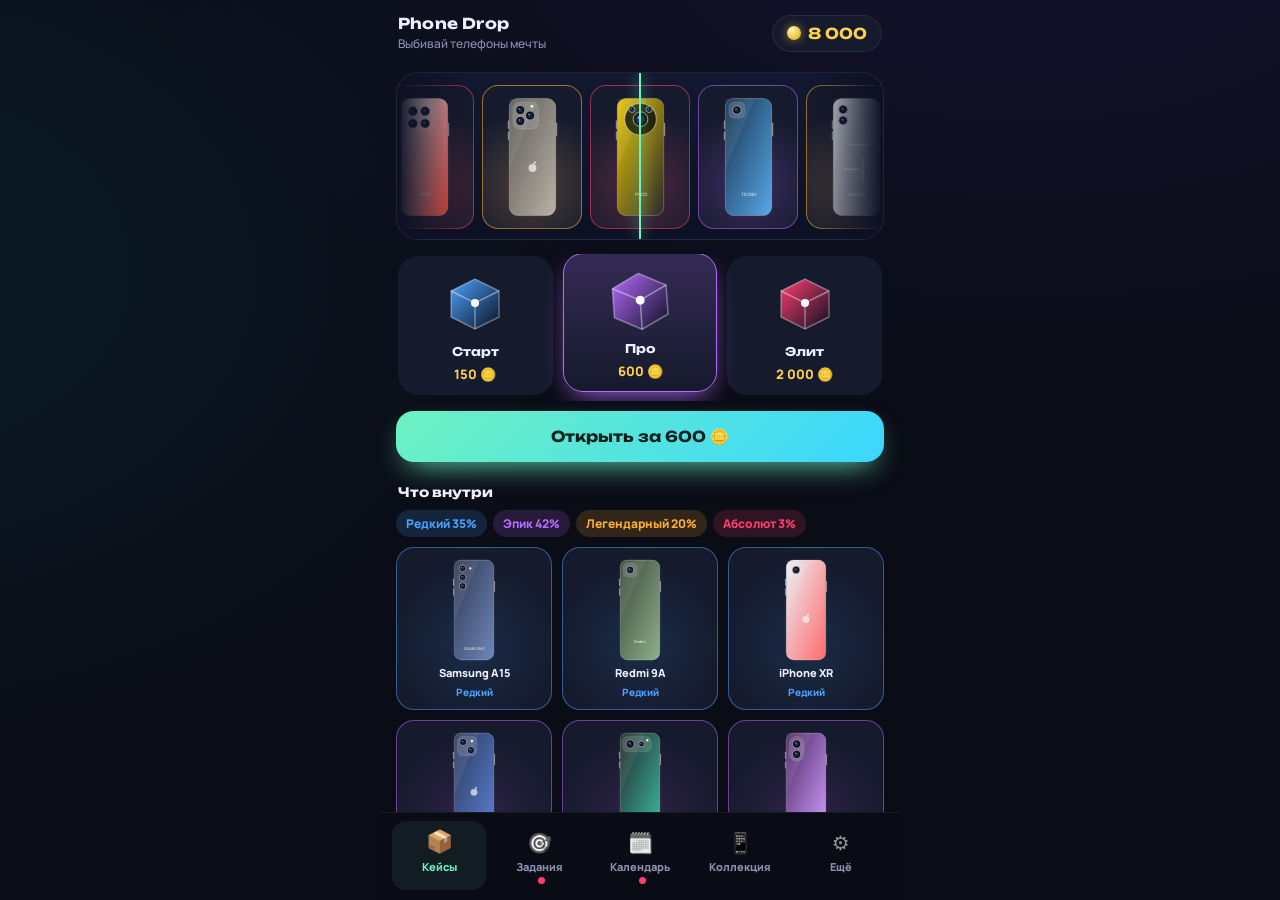
<file: Phone Drop.html>
<!DOCTYPE html>
<html lang="ru">
<head>
<meta charset="utf-8">
<meta name="viewport" content="width=device-width, initial-scale=1, viewport-fit=cover">
<title>Phone Drop</title>
<link href="https://fonts.googleapis.com/css2?family=Unbounded:wght@500;700&family=Manrope:wght@500;700;800&display=swap" rel="stylesheet">
<style>
:root{color-scheme:dark;--bg:#0a0c16;--pn:#151a2c;--pn2:#1d2338;--tx:#eef1fb;--mu:#8b93b0;--gold:#ffd24a;--ac:#6ef2c0;
--rare:#4aa3ff;--epic:#b86bff;--legend:#ffb02e;--abs:#ff3d6e;box-sizing:border-box;padding-top:env(safe-area-inset-top,0px)}
*{box-sizing:border-box;-webkit-tap-highlight-color:transparent;margin:0}
html,body{height:100%}
body{background:radial-gradient(900px 500px at 80% -10%,#2a1f5c55,transparent),radial-gradient(700px 500px at -10% 30%,#0e4a5a44,transparent),var(--bg);color:var(--tx);font-family:Manrope,system-ui,sans-serif;font-weight:500;overflow:hidden;user-select:none}
button{font:inherit;color:inherit;border:0;background:none;cursor:pointer}
#app{height:100%;display:flex;flex-direction:column;max-width:520px;margin:0 auto}
header{display:flex;justify-content:space-between;align-items:center;padding:14px 18px 8px}
header h1{font:700 15px Unbounded,sans-serif;letter-spacing:.2px}
header small{display:block;color:var(--mu);font-size:12px;margin-top:2px}
.coins{background:var(--pn);border:1px solid #ffffff14;padding:8px 14px;border-radius:99px;font:700 15px Unbounded,sans-serif;color:var(--gold);display:flex;gap:7px;align-items:center;transition:transform .25s}
.coins.pop{transform:scale(1.12)}
.coins i{width:14px;height:14px;border-radius:50%;background:radial-gradient(circle at 35% 30%,#fff3b0,#e0a400);box-shadow:0 0 10px #ffd24a88}
main{flex:1;overflow-y:auto;position:relative;padding:6px 16px 24px;scrollbar-width:none}
main::-webkit-scrollbar{display:none}
.tab{display:none}
.tab.on{display:block;animation:in .4s cubic-bezier(.2,.8,.2,1)}
@keyframes in{from{opacity:0;transform:translateY(10px)}to{opacity:1;transform:none}}
nav{display:flex;gap:6px;padding:8px 12px calc(10px + env(safe-area-inset-bottom,0px));background:#0a0c16ee;backdrop-filter:blur(14px);border-top:1px solid #ffffff10}
nav button{flex:1;padding:8px 0 6px;border-radius:14px;color:var(--mu);font-size:11px;font-weight:800;display:flex;flex-direction:column;align-items:center;gap:3px;transition:.25s}
nav button span{font-size:20px;filter:grayscale(1);transition:.25s}
nav button.on{color:var(--ac);background:#6ef2c014}
nav button.on span{filter:none;transform:translateY(-2px) scale(1.1)}
nav b{position:absolute}
.dot{display:inline-block;width:7px;height:7px;border-radius:50%;background:var(--abs);margin-left:4px;vertical-align:middle}
/* roulette */
.win{position:relative;height:168px;border-radius:22px;background:linear-gradient(180deg,#121830,#0d1124);border:1px solid #ffffff12;overflow:hidden;margin:6px 0 14px}
.win:before,.win:after{content:"";position:absolute;top:0;bottom:0;width:70px;z-index:2;pointer-events:none}
.win:before{left:0;background:linear-gradient(90deg,#0d1124,transparent)}
.win:after{right:0;background:linear-gradient(-90deg,#0d1124,transparent)}
.mark{position:absolute;left:50%;top:0;bottom:0;width:2px;margin-left:-1px;background:var(--ac);z-index:3;box-shadow:0 0 14px var(--ac)}
.strip{display:flex;position:absolute;top:12px;left:0;will-change:transform}
.it{width:100px;height:144px;margin-right:8px;border-radius:16px;background:var(--pn);border:1px solid color-mix(in srgb,var(--rc) 55%,transparent);display:flex;align-items:center;justify-content:center;flex:none;background:radial-gradient(circle at 50% 70%,color-mix(in srgb,var(--rc) 30%,transparent),var(--pn) 70%)}
.it svg{height:122px}
.cases{display:flex;gap:10px;overflow-x:auto;scrollbar-width:none;padding:2px 2px 6px}
.case{flex:1;min-width:104px;background:var(--pn);border:1.5px solid transparent;border-radius:20px;padding:12px 8px 10px;text-align:center;transition:.3s cubic-bezier(.2,.8,.2,1)}
.case svg{width:64px;height:64px;transition:.3s}
.case b{display:block;font:700 12px Unbounded,sans-serif;margin:6px 0 3px}
.case small{color:var(--gold);font-weight:800;font-size:13px}
.case.on{border-color:var(--cc);background:linear-gradient(180deg,color-mix(in srgb,var(--cc) 20%,var(--pn)),var(--pn));transform:translateY(-3px);box-shadow:0 10px 28px -10px var(--cc)}
.case.on svg{transform:scale(1.12) rotate(-4deg)}
.btn{width:100%;padding:16px;border-radius:18px;font:700 15px Unbounded,sans-serif;background:linear-gradient(135deg,#6ef2c0,#3ad6ff);color:#04201a;margin:10px 0 4px;transition:transform .15s,opacity .2s,box-shadow .3s;box-shadow:0 12px 30px -12px #6ef2c0}
.btn:active{transform:scale(.97)}
.btn:disabled{opacity:.4;box-shadow:none}
h2{font:700 13px Unbounded,sans-serif;margin:18px 2px 10px}
.odds{display:flex;gap:6px;flex-wrap:wrap;margin-bottom:10px}
.chip{padding:5px 10px;border-radius:99px;font-size:12px;font-weight:800;background:color-mix(in srgb,var(--rc) 16%,transparent);color:var(--rc)}
.grid{display:grid;grid-template-columns:repeat(3,1fr);gap:10px}
.card{position:relative;background:radial-gradient(circle at 50% 60%,color-mix(in srgb,var(--rc) 24%,transparent),var(--pn) 72%);border:1px solid color-mix(in srgb,var(--rc) 50%,transparent);border-radius:18px;padding:10px 6px 8px;text-align:center;transition:transform .2s}
.card:active{transform:scale(.96)}
.card svg{height:104px;display:block;margin:0 auto 4px}
.card p{font-size:11px;font-weight:800;line-height:1.2}
.card em{font-style:normal;font-size:10px;color:var(--rc);font-weight:800}
.card.lock{opacity:.45}.card.lock svg{filter:brightness(0) contrast(.4)}
.card .n{position:absolute;top:6px;right:6px;background:#000a;border-radius:99px;font-size:11px;padding:2px 7px;font-weight:800}
.abs{--rc:var(--abs)}
.card.r-abs,.it.r-abs{animation:glow 2.4s ease-in-out infinite}
@keyframes glow{50%{box-shadow:0 0 22px -2px var(--abs)}}
/* tasks */
.row{background:var(--pn);border-radius:18px;padding:14px;margin-bottom:10px;display:flex;align-items:center;gap:12px}
.row .t{flex:1}.row b{font-size:14px;font-weight:800}
.bar{height:6px;border-radius:9px;background:#ffffff14;margin-top:9px;overflow:hidden}
.bar i{display:block;height:100%;border-radius:9px;background:linear-gradient(90deg,#6ef2c0,#3ad6ff);transition:width .6s cubic-bezier(.2,.8,.2,1)}
.row small{color:var(--mu);font-size:12px}
.go{padding:9px 14px;border-radius:12px;background:var(--gold);color:#2a1d00;font-weight:800;font-size:13px;white-space:nowrap;transition:transform .15s}
.go:active{transform:scale(.94)}
.go[disabled]{background:#ffffff12;color:var(--mu)}
.rw{color:var(--gold);font-weight:800;font-size:13px;white-space:nowrap}
/* calendar */
.cal{display:grid;grid-template-columns:repeat(4,1fr);gap:10px}
.day{background:var(--pn);border-radius:18px;padding:14px 4px;text-align:center;border:1.5px solid transparent;transition:.3s}
.day:nth-child(7){grid-column:span 2;background:linear-gradient(135deg,#3a2a08,#2b1346)}
.day span{display:block;font-size:11px;color:var(--mu);font-weight:800}
.day div{font-size:26px;margin:6px 0 4px;transition:transform .3s}
.day b{font:700 13px Unbounded,sans-serif;color:var(--gold)}
.day.done{opacity:.5}.day.done div{filter:grayscale(1)}
.day.now{border-color:var(--ac);box-shadow:0 0 24px -6px var(--ac);animation:glow2 2s infinite}
@keyframes glow2{50%{box-shadow:0 0 30px 0 #6ef2c066}}
.day.now div{transform:scale(1.15)}
/* modal */
.md{position:fixed;inset:0;background:#05060ccc;backdrop-filter:blur(10px);display:flex;align-items:center;justify-content:center;z-index:20;padding:20px;animation:fade .3s}
@keyframes fade{from{opacity:0}}
.mb{width:100%;max-width:340px;text-align:center;background:radial-gradient(circle at 50% 35%,color-mix(in srgb,var(--rc) 30%,#151a2c),#10142a 75%);border:1.5px solid var(--rc);border-radius:28px;padding:22px 18px 18px;box-shadow:0 0 70px -10px var(--rc);animation:pop .7s cubic-bezier(.2,1.2,.3,1)}
@keyframes pop{from{opacity:0;transform:scale(.6) rotate(-6deg)}}
.mb svg{height:230px;filter:drop-shadow(0 16px 24px #000a);animation:fl 3.2s ease-in-out infinite}
@keyframes fl{50%{transform:translateY(-8px) rotate(2deg)}}
.mb h3{font:700 19px Unbounded,sans-serif;margin:10px 0 6px}
.mb .chip{display:inline-block;font-size:13px}
.mb .a{display:flex;gap:8px;margin-top:16px}
.mb .a button{flex:1;padding:13px 6px;border-radius:14px;font-weight:800;font-size:14px;background:#ffffff14}
.mb .a .p{background:var(--gold);color:#2a1d00}
.tg-abs{background:linear-gradient(90deg,#ff3d6e,#ffb02e,#b86bff,#ff3d6e);background-size:200%;-webkit-background-clip:text;background-clip:text;color:transparent;animation:sh 3s linear infinite}
@keyframes sh{to{background-position:200%}}
.toast{position:fixed;left:50%;bottom:90px;transform:translate(-50%,20px);background:#fff;color:#111;padding:10px 18px;border-radius:99px;font-weight:800;font-size:13px;opacity:0;transition:.35s;z-index:30;pointer-events:none}
.toast.on{opacity:1;transform:translate(-50%,0)}
.inp{flex:1;min-width:0;background:#0d1124;border:1px solid #ffffff1a;border-radius:12px;padding:11px 12px;color:var(--tx);font:700 14px Manrope,sans-serif;user-select:text}
.rw2{display:flex;gap:8px;align-items:center;flex-wrap:wrap}
.sp{color:var(--mu);font-weight:800;font-size:13px;margin-top:8px}
.acc{display:flex;gap:6px;flex-wrap:wrap;justify-content:center;margin-top:12px}
.acc button{padding:7px 10px;border-radius:12px;background:#ffffff0f;font-size:12px;font-weight:800;border:1.5px solid transparent;display:flex;align-items:center;gap:5px;transition:.2s}
.acc button i{width:10px;height:10px;border-radius:50%;border:1px solid #fff6}
.acc button small{color:var(--gold);font-size:11px}
.acc button.on{border-color:var(--ac);background:#6ef2c01a}
.mb{max-height:92vh;overflow-y:auto;scrollbar-width:none}.mb svg{height:200px}
@media (prefers-reduced-motion:reduce){*{animation:none!important;transition-duration:.01s!important}}
</style>
</head>
<body>
<div id="app">
<header><div><h1>Phone Drop</h1><small id="hi">Выбивай телефоны мечты</small></div><div class="coins" id="coins"><i></i><span id="cv">0</span></div></header>
<main>
<section class="tab on" id="t0">
<div class="win"><div class="mark"></div><div class="strip" id="strip"></div></div>
<div class="cases" id="cases"></div>
<button class="btn" id="open"></button>
<h2>Что внутри</h2><div class="odds" id="odds"></div><div class="grid" id="drops"></div>
</section>
<section class="tab" id="t1"><h2 style="margin-top:6px">Задания на сегодня</h2><div id="tasks"></div></section>
<section class="tab" id="t2"><h2 style="margin-top:6px">Ежедневный календарь</h2><p style="color:var(--mu);font-size:13px;margin:0 2px 12px">Заходи каждый день — награда растёт. Пропустишь день, и серия начнётся заново.</p><div class="cal" id="cal"></div></section>
<section class="tab" id="t3"><h2 style="margin-top:6px">Коллекция <span id="cc" style="color:var(--mu)"></span></h2><div class="grid" id="col"></div></section>
<section class="tab" id="t4"><div id="more"></div></section>
</main>
<nav id="nav">
<button class="on" data-t="0"><span>📦</span>Кейсы</button>
<button data-t="1"><span>🎯</span>Задания<i class="dot" id="d1" hidden></i></button>
<button data-t="2"><span>🗓️</span>Календарь<i class="dot" id="d2" hidden></i></button>
<button data-t="3"><span>📱</span>Коллекция</button>
<button data-t="4"><span>⚙️</span>Ещё</button>
</nav>
</div>
<div class="toast" id="toast"></div>
<script>
const $=s=>document.querySelector(s);
const R={rare:{n:'Редкий',c:'var(--rare)',p:50},epic:{n:'Эпик',c:'var(--epic)',p:200},legend:{n:'Легендарный',c:'var(--legend)',p:800},abs:{n:'Абсолют',c:'var(--abs)',p:5000}};
// id, name, rarity, [color1,color2], camera, brand
const P=[
['a15','Samsung A15','rare',['#2f3a55','#6f86b8'],'v3','SAMSUNG'],
['r9a','Redmi 9A','rare',['#3d4a3c','#8fb08a'],'one','Redmi'],
['xr','iPhone XR','rare',['#e9eef4','#ff6b6b'],'one','A'],
['i13','iPhone 13','epic',['#2a3a5e','#5b7fd1'],'diag','A'],
['rn15','Redmi Note 15','epic',['#1f2a2a','#3fb9a2'],'pill','Redmi'],
['h600','Honor 600','epic',['#4b2a63','#d39bff'],'cap','HONOR'],
['i15','iPhone 15 Pro Max','legend',['#5d5b57','#b8b2a6'],'tri','A'],
['i17','iPhone 17 Pro Max','legend',['#c4561e','#ff9a55'],'bar','A'],
['vx3','Vivo X300 Pro','legend',['#14161f','#4a5170'],'circ','vivo'],
['x17','Xiaomi 17T','legend',['#1b4d7a','#58b7ff'],'sq','Xiaomi'],
['s25','Samsung S25 Ultra','legend',['#3b3d44','#9ba0ad'],'v4','SAMSUNG'],
['i18','iPhone 18 Pro Max','abs',['#0f2d6b','#7a5cff'],'bar','A'],
['duo','iPhone Duo','abs',['#2b2b30','#d7d3ff'],'duo','A'],
['px8','Poco X8 Pro Max','abs',['#e8c500','#2a2a2a'],'ring','POCO'],
['s26','Samsung S26 Ultra','abs',['#1d3a2f','#7be0b0'],'v4','SAMSUNG'],
['pc71','Poco C71','rare',['#c9a800','#3a3a3a'],'pill','POCO'],
['tsg3','Tecno Spark Go 3','rare',['#1e6b5a','#7fe3c8'],'cap','TECNO'],
['kac1','KENSHI Armor C1s','rare',['#1a1a1a','#ff8a00'],'rug','KENSHI'],
['pc85','Poco C85','epic',['#2b2f66','#7f8bff'],'pill','POCO'],
['n14i','Huawei Nova 14i','epic',['#5c2a4d','#ff8fc7'],'tl','HUAWEI'],
['tss','Tecno Spark Slim','epic',['#16324f','#58a8e8'],'one','TECNO'],
['oa6x','Oppo A6x','epic',['#1d5a3a','#6fe0a0'],'diag','OPPO'],
['p80','Huawei Pura 80','legend',['#e8e2d4','#bfae86'],'circ','HUAWEI'],
['p90','Huawei Pura 90s Pro','legend',['#1a1f3a','#7b66ff'],'circ','HUAWEI'],
['op13','OnePlus 13','legend',['#0f1f2e','#3d7aa8'],'tl','OnePlus'],
['nd6','OnePlus Nord 6','legend',['#3a2a5a','#a68bff'],'pill','OnePlus'],
['vxu','Vivo X300 Ultra','legend',['#2a1a12','#c88a5a'],'circ','vivo'],
['n4a','Nothing Phone 4a Pro','legend',['#d8dae0','#8e929c'],'gly','nothing'],
['fx9','Oppo Find X9','legend',['#3a3f4a','#d6c8a4'],'sq','OPPO'],
['fn5','Oppo Find N5','abs',['#1b1b2a','#8b78ff'],'duo','OPPO'],
['igt','Infinix GT 30 Pro','abs',['#101018','#00e0ff'],'rug','INFINIX'],
['iq15','iQOO 15','abs',['#f5f5f7','#ff4b3a'],'sq','iQOO']
].map(a=>({id:a[0],n:a[1],r:a[2],col:a[3],cam:a[4],br:a[5]}));
const C=[
{id:'start',n:'Старт',p:150,c:'#4aa3ff',o:{rare:70,epic:25,legend:4.7,abs:.3}},
{id:'pro',n:'Про',p:600,c:'#b86bff',o:{rare:35,epic:42,legend:20,abs:3}},
{id:'elite',n:'Элит',p:2000,c:'#ff3d6e',o:{rare:0,epic:30,legend:55,abs:15}}];
const CAL=[[100,'🪙'],[150,'🪙'],[250,'💰'],[350,'💰'],[500,'💎'],[700,'💎'],[2500,'🎁']];
const T=[
['open3','Открой 3 кейса','opened',3,300],['sell2','Продай 2 телефона','sold',2,200],
['epic','Выбей эпик или выше','good',1,400],['pro','Открой кейс «Про» или «Элит»','pro',1,500],
['dly','Забери награду в календаре','dly',1,100],['leg','Выбей легендарный телефон','leg',1,1500]];
const today=()=>new Date().toISOString().slice(0,10);
const COL=[['Оригинал',null],['Чёрный',['#15161c','#3a3d4a']],['Белый',['#f1f1f4','#bfc3d0']],['Синий',['#1d3f8f','#5a8cff']],['Зелёный',['#1e5a46','#5ee0a8']],['Фиолетовый',['#4b2a8a','#b08cff']]];
const MEM={rare:[32,64,128],epic:[128,256],legend:[256,512,1024],abs:[512,1024]};
const mem=m=>m>=1024?'1 ТБ':m+' ГБ';
// id, name, price, fill, fill opacity, stroke
const K=[['clr','Прозрачный',100,'#ffffff',.08,'#ffffff'],['blk','Чёрный силикон',150,'#101010',.6,'#101010'],['pnk','Неон-розовый',250,'#ff4fa3',.55,'#ff4fa3'],['grn','Мятный',250,'#4fffc0',.45,'#4fffc0'],['lth','Кожаный',500,'#6b3a1e',.6,'#6b3a1e'],['arm','Броня',800,'#3b4a2a',.65,'#ff8a00'],['gld','Золотой',1500,'#ffd24a',.55,'#ffd24a']];
const ov=v=>{const k=v&&v.cs&&K.find(x=>x[0]===v.cs);return k?`<rect x="12" y="4" width="76" height="192" rx="14" fill="${k[3]}" opacity="${k[4]}"/><rect x="9" y="1" width="82" height="198" rx="17" fill="none" stroke="${k[5]}" stroke-width="5"/>`:''};
const V=i=>{const p=P.find(x=>x.id===i.id);return {col:COL[i.ci][1]||p.col,ci:i.ci,cs:i.cs}};
const mk=id=>{const p=P.find(x=>x.id===id),m=MEM[p.r];return {u:S.uid++,id,ci:Math.random()*COL.length|0,m:m[Math.random()*m.length|0],ac:[],cs:''}};
const price=i=>{const p=P.find(x=>x.id===i.id);return R[p.r].p+Math.round(i.m/8)+Math.round(i.ac.reduce((a,c)=>a+K.find(k=>k[0]===c)[2],0)/2)};
let S={coins:1000,items:[],uid:1,cal:{streak:0,last:''},day:'',st:{},cl:{},used:[],promos:{},free:0,force:''};
try{const x=JSON.parse(localStorage.getItem('pdrop')||'null');if(x)S=Object.assign(S,x)}catch(e){}
function save(){try{localStorage.setItem('pdrop',JSON.stringify(S))}catch(e){}}
if(S.day!==today()){S.day=today();S.st={};S.cl={}}
(function(){const l=S.cal.last;if(l&&l!==today()){const d=(new Date(today())-new Date(l))/864e5;if(d>1)S.cal.streak=0}})();
const tg=window.Telegram&&window.Telegram.WebApp;
if(tg){try{tg.ready();tg.expand();tg.setHeaderColor('#0a0c16');tg.setBackgroundColor('#0a0c16');const u=tg.initDataUnsafe&&tg.initDataUnsafe.user;if(u)$('#hi').textContent='Привет, '+u.first_name+'!'}catch(e){}}
const hap=t=>{try{tg&&tg.HapticFeedback.impactOccurred(t||'light')}catch(e){}};
// ---------- phone drawing ----------
function lens(x,y,r){return `<circle cx="${x}" cy="${y}" r="${r}" fill="#0c0d14" stroke="#9aa0ae" stroke-width="1.6"/><circle cx="${x}" cy="${y}" r="${r*.55}" fill="#1c2742"/><circle cx="${x-r*.22}" cy="${y-r*.22}" r="${r*.18}" fill="#8fb4ff" opacity=".8"/>`}
function mod(x,y,w,h,rx){return `<rect x="${x}" y="${y}" width="${w}" height="${h}" rx="${rx}" fill="#ffffff22" stroke="#ffffff33"/>`}
function cam(k){
switch(k){
case 'one':return mod(18,10,26,26,8)+lens(31,23,7);
case 'diag':return mod(18,10,38,38,10)+lens(29,21,7)+lens(44,37,7)+'<circle cx="46" cy="19" r="2.4" fill="#fff8c0"/>';
case 'tri':return mod(18,10,42,44,11)+lens(30,23,7.5)+lens(30,41,7.5)+lens(46,32,7.5)+'<circle cx="49" cy="17" r="2.2" fill="#fff8c0"/>';
case 'bar':return mod(14,10,72,36,12)+lens(30,28,8)+lens(50,28,8)+lens(70,28,8)+'<circle cx="40" cy="15" r="1.8" fill="#fff8c0"/>';
case 'v3':return lens(28,20,6.5)+lens(28,37,6.5)+lens(28,54,6.5)+'<circle cx="43" cy="20" r="2" fill="#fff8c0"/>';
case 'v4':return lens(28,20,7)+lens(28,38,7)+lens(28,56,7)+lens(28,74,5)+'<circle cx="45" cy="22" r="2" fill="#fff8c0"/>';
case 'sq':return mod(16,10,50,50,13)+lens(31,25,7.5)+lens(51,25,7.5)+lens(31,45,7.5)+lens(51,45,7.5);
case 'pill':return mod(16,10,56,30,10)+lens(31,25,8)+lens(53,25,5.5)+'<circle cx="64" cy="18" r="2.4" fill="#fff8c0"/>';
case 'cap':return mod(18,10,28,48,14)+lens(32,25,8)+lens(32,45,8);
case 'circ':return `<circle cx="50" cy="40" r="28" fill="#ffffff1c" stroke="#ffffff55" stroke-width="2.5"/>`+lens(50,27,8.5)+lens(38,48,8.5)+lens(62,48,8.5);
case 'ring':return `<circle cx="50" cy="38" r="26" fill="#000" opacity=".75" stroke="#fff" stroke-opacity=".5" stroke-width="2"/>`+lens(50,38,12)+lens(36,22,5)+lens(64,22,5);
case 'tl':return `<circle cx="34" cy="30" r="22" fill="#ffffff1c" stroke="#ffffff55" stroke-width="2.5"/>`+lens(26,22,7)+lens(42,22,7)+lens(34,40,7);
case 'gly':return lens(28,22,7)+lens(28,40,7)+`<path d="M40 80h30M60 100v40M30 120h25" stroke="#fff" stroke-opacity=".5" stroke-width="2.5" stroke-linecap="round" fill="none"/>`;
case 'rug':return mod(16,10,48,34,8)+lens(30,27,7.5)+lens(50,27,7.5)+`<rect x="16" y="150" width="68" height="8" rx="3" fill="#fff" opacity=".35"/>`;
case 'duo':return mod(18,10,42,44,11)+lens(30,23,7)+lens(30,41,7)+lens(46,32,7);
}return ''}
function phone(p,v){v=v||{};const col=v.col||p.col;
const g='g'+p.id+(v.ci||0),d=p.cam==='duo';
let b=d?`<rect x="12" y="4" width="76" height="92" rx="13" fill="url(#${g})"/><rect x="12" y="104" width="76" height="92" rx="13" fill="url(#${g})"/><rect x="40" y="94" width="20" height="12" fill="#222" opacity=".9"/><rect x="12" y="98" width="76" height="2" fill="#000" opacity=".5"/>`
:`<rect x="12" y="4" width="76" height="192" rx="14" fill="url(#${g})" stroke="#ffffff55" stroke-width="1.2"/>`;
const logo=p.br==='A'?`<g transform="translate(50 ${d?150:118})" fill="#fff" opacity=".65"><circle r="6.5"/><path d="M1-6C1-9 3-11 6-11 6-8 4-6 1-6Z"/></g>`
:`<text x="50" y="${p.cam==='v4'||p.cam==='v3'?176:164}" text-anchor="middle" font-size="7.5" font-weight="800" fill="#fff" opacity=".6" font-family="Manrope,sans-serif">${p.br}</text>`;
return `<svg viewBox="0 0 100 200" xmlns="http://www.w3.org/2000/svg"><defs><linearGradient id="${g}" x1="0" y1="0" x2="1" y2="1"><stop offset="0" stop-color="${col[0]}"/><stop offset="1" stop-color="${col[1]}"/></linearGradient></defs><rect x="88" y="44" width="2.5" height="22" rx="1" fill="#888"/><rect x="9.5" y="40" width="2.5" height="14" rx="1" fill="#888"/><rect x="9.5" y="58" width="2.5" height="14" rx="1" fill="#888"/>${b}<path d="M12 4H60L12 120Z" fill="#fff" opacity=".07"/>${ov(v)}${cam(p.cam)}${logo}</svg>`}
const caseSvg=c=>`<svg viewBox="0 0 64 64"><defs><linearGradient id="c${c.id}" x1="0" y1="0" x2="1" y2="1"><stop offset="0" stop-color="${c.c}"/><stop offset="1" stop-color="#0d1124"/></linearGradient></defs><path d="M8 22 32 10l24 12v26L32 60 8 48Z" fill="url(#c${c.id})" stroke="#fff" stroke-opacity=".35" stroke-width="1.4"/><path d="M8 22l24 12 24-12M32 34v26" fill="none" stroke="#fff" stroke-opacity=".4" stroke-width="1.4"/><circle cx="32" cy="34" r="4" fill="#fff"/></svg>`;
// ---------- state helpers ----------
const fmt=n=>n.toLocaleString('ru-RU');
function head(){const c=$('#cv');c.textContent=fmt(S.coins);const e=$('#coins');e.classList.add('pop');setTimeout(()=>e.classList.remove('pop'),250);
$('#d1').hidden=!T.some(t=>(S.st[t[2]]||0)>=t[3]&&!S.cl[t[0]]);$('#d2').hidden=S.cal.last===today()}
function toast(m){const t=$('#toast');t.textContent=m;t.classList.add('on');clearTimeout(toast.t);toast.t=setTimeout(()=>t.classList.remove('on'),1800)}
const st=(k,n)=>{S.st[k]=(S.st[k]||0)+(n||1)};
const itm=p=>`<div class="it r-${p.r}" style="--rc:${R[p.r].c}">${phone(p)}</div>`;
// ---------- cases ----------
let cur=1,busy=false;
function pool(c){return P.filter(p=>c.o[p.r]>0)}
function renderCases(){
$('#cases').innerHTML=C.map((c,i)=>`<button class="case ${i===cur?'on':''}" style="--cc:${c.c}" data-i="${i}">${caseSvg(c)}<b>${c.n}</b><small>${fmt(c.p)} 🪙</small></button>`).join('');
const c=C[cur];$('#open').textContent='Открыть за '+fmt(c.p)+' 🪙';$('#open').disabled=busy;
$('#odds').innerHTML=Object.keys(R).filter(k=>c.o[k]>0).map(k=>`<span class="chip" style="--rc:${R[k].c}">${R[k].n} ${c.o[k]}%</span>`).join('');
$('#drops').innerHTML=pool(c).map(p=>`<div class="card r-${p.r}" style="--rc:${R[p.r].c}">${phone(p)}<p>${p.n}</p><em>${R[p.r].n}</em></div>`).join('');
idle()}
function idle(){const pl=pool(C[cur]);const a=[];for(let i=0;i<14;i++)a.push(pl[(i*7+cur*3)%pl.length]);
const s=$('#strip');s.style.transition='none';s.innerHTML=a.map(itm).join('');s.style.transform='translateX('+(-(6*108+50-$('.win').clientWidth/2))+'px)'}
function roll(c){if(S.force){const l=P.filter(p=>p.r===S.force);S.force='';return l[Math.random()*l.length|0]}let r=Math.random()*100,a=0;for(const k of ['rare','epic','legend','abs']){a+=c.o[k];if(r<a){const l=P.filter(p=>p.r===k);return l[Math.random()*l.length|0]}}return pool(c)[0]}
function openCase(){
const c=C[cur];if(busy)return;if(S.coins<c.p){toast('Не хватает монет — загляни в задания');return}
busy=true;S.coins-=c.p;head();$('#open').disabled=true;
const w=roll(c),pl=pool(c),W=36,a=[];for(let i=0;i<44;i++)a.push(i===W?w:pl[Math.random()*pl.length|0]);
const s=$('#strip');s.style.transition='none';s.style.transform='translateX(0)';s.innerHTML=a.map(itm).join('');void s.offsetWidth;
const x=W*108+50-$('.win').clientWidth/2+(Math.random()*60-30);
s.style.transition='transform 5.2s cubic-bezier(.08,.6,.08,1)';s.style.transform=`translateX(${-x}px)`;
let n=0;const iv=setInterval(()=>{hap('light');if(++n>14)clearInterval(iv)},320);
setTimeout(()=>{const it=mk(w.id);S.items.push(it);st('opened');if(c.id!=='start')st('pro');if(w.r!=='rare')st('good');if(w.r==='legend'||w.r==='abs')st('leg');save();hap(w.r==='abs'?'heavy':'medium');busy=false;renderCases();head();show(it,true)},5400)}
// ---------- modal ----------
function show(it,fresh){
const p=P.find(x=>x.id===it.id),r=R[p.r];
const m=document.createElement('div');m.className='md';m.innerHTML=`<div class="mb" style="--rc:${r.c}"></div>`;const mb=m.firstChild;
const draw=()=>{mb.innerHTML=`${phone(p,V(it))}<h3>${p.n}</h3><span class="chip" style="--rc:${r.c}"><span class="${p.r==='abs'?'tg-abs':''}">${r.n}</span></span><p class="sp">${COL[it.ci][0]} · ${mem(it.m)}</p><div class="acc"><button data-c="" class="${it.cs?'':'on'}">Без чехла</button>${K.map(k=>`<button data-c="${k[0]}" class="${it.cs===k[0]?'on':''}"><i style="background:${k[3]}"></i>${k[1]}<small>${it.ac.includes(k[0])?'есть':k[2]+' 🪙'}</small></button>`).join('')}</div><div class="a"><button data-a="k">${fresh?'Оставить':'Закрыть'}</button><button class="p" data-a="s">Продать ${fmt(price(it))} 🪙</button></div>`};
draw();
m.onclick=e=>{const b=e.target.closest('button');
if(b&&b.dataset.c!==undefined){const c=b.dataset.c;if(c&&!it.ac.includes(c)){const k=K.find(x=>x[0]===c);if(S.coins<k[2])return toast('Не хватает монет');S.coins-=k[2];it.ac.push(c);toast('Куплено: '+k[1])}it.cs=c;save();hap();head();draw();rcol();return}
const a=b&&b.dataset.a;
if(a==='s'){const pr=price(it);S.items=S.items.filter(x=>x!==it);S.coins+=pr;st('sold');save();toast('+'+fmt(pr)+' 🪙');head();rcol();rtasks()}
if(a||e.target===m){m.style.transition='opacity .25s';m.style.opacity=0;setTimeout(()=>m.remove(),250)}};
document.body.appendChild(m)}
function showOld(p,fresh){
const m=document.createElement('div');m.className='md';
const r=R[p.r];
m.innerHTML=`<div class="mb" style="--rc:${r.c}">${phone(p)}<h3>${p.n}</h3><span class="chip ${p.r==='abs'?'':''}" style="--rc:${r.c}"><span class="${p.r==='abs'?'tg-abs':''}">${r.n}</span></span><div class="a"><button data-a="k">${fresh?'Оставить':'Закрыть'}</button><button class="p" data-a="s">Продать ${fmt(r.p)} 🪙</button></div></div>`;
m.onclick=e=>{const a=e.target.dataset.a;if(a==='s'){if(!S.inv[p.id])return;S.inv[p.id]--;S.coins+=r.p;st('sold');save();toast('+'+fmt(r.p)+' 🪙');head();rcol();rtasks()}
if(a||e.target===m){m.style.transition='opacity .25s';m.style.opacity=0;setTimeout(()=>m.remove(),250)}};
document.body.appendChild(m)}
// ---------- tasks / calendar / collection ----------
function rtasks(){
$('#tasks').innerHTML=T.map(t=>{const v=Math.min(S.st[t[2]]||0,t[3]),ok=v>=t[3],cl=S.cl[t[0]];
return `<div class="row"><div class="t"><b>${t[1]}</b><div class="bar"><i style="width:${v/t[3]*100}%"></i></div><small>${v} / ${t[3]}</small></div><div class="rw">+${t[4]} 🪙</div><button class="go" data-k="${t[0]}" ${ok&&!cl?'':'disabled'}>${cl?'Готово':'Забрать'}</button></div>`}).join('')}
function rcal(){
const claimed=S.cal.last===today(),pos=S.cal.streak%7,done=claimed?(S.cal.streak-1)%7+1:pos;
$('#cal').innerHTML=CAL.map((c,i)=>{const cls=i<done?'done':(!claimed&&i===pos?'now':'');return `<div class="day ${cls}" ${cls==='now'?'data-c="1"':''}><span>День ${i+1}</span><div>${i<done?'✅':c[1]}</div><b>${fmt(c[0])}</b></div>`}).join('')}
function claimDay(){if(S.cal.last===today())return toast('Награда уже получена');const r=CAL[S.cal.streak%7][0];S.cal.streak++;S.cal.last=today();S.coins+=r;st('dly');save();hap('medium');toast('+'+fmt(r)+' 🪙 за вход');head();rcal();rtasks()}
function rcol(){
const own=new Set(S.items.map(i=>i.id));$('#cc').textContent=own.size+'/'+P.length;
$('#col').innerHTML=S.items.slice().reverse().map(i=>{const p=P.find(x=>x.id===i.id);return `<button class="card r-${p.r}" style="--rc:${R[p.r].c}" data-u="${i.u}">${phone(p,V(i))}<p>${p.n}</p><em>${COL[i.ci][0]} · ${mem(i.m)}</em></button>`}).join('')+P.filter(p=>!own.has(p.id)).map(p=>`<button class="card lock" style="--rc:${R[p.r].c}" data-l="1">${phone(p)}<p>???</p><em>${R[p.r].n}</em></button>`).join('')}
// ---------- events ----------
$('#cases').onclick=e=>{const b=e.target.closest('.case');if(!b||busy)return;cur=+b.dataset.i;hap();renderCases()};
$('#open').onclick=openCase;
$('#tasks').onclick=e=>{const k=e.target.dataset.k;if(!k)return;const t=T.find(x=>x[0]===k);S.cl[k]=1;S.coins+=t[4];save();hap('medium');toast('+'+t[4]+' 🪙');head();rtasks()};
$('#cal').onclick=e=>{if(e.target.closest('[data-c]'))claimDay()};
$('#col').onclick=e=>{const b=e.target.closest('[data-u]');if(!b)return toast('Этот телефон ещё не выпадал');show(S.items.find(x=>x.u==b.dataset.u),false)};
$('#nav').onclick=e=>{const b=e.target.closest('button');if(!b||b.classList.contains('on'))return;hap();
document.querySelectorAll('nav button,.tab').forEach(x=>x.classList.remove('on'));b.classList.add('on');$('#t'+b.dataset.t).classList.add('on');
if(b.dataset.t==='3')rcol();if(b.dataset.t==='4')renderMore();if(b.dataset.t==='1')rtasks();if(b.dataset.t==='2')rcal();$('main').scrollTop=0;if(b.dataset.t==='0')idle()};
if(S.inv){for(const k in S.inv)for(let i=0;i<S.inv[k];i++)S.items.push(mk(k));delete S.inv;save()}
// ---------- promo + admin ----------
const AH='8197f15b453e7c3a927e60120e37915823575e8f7b3f0186e3d0ea0aaf66773a';let ADM=false;
const PR={START:{c:777},DROP:{c:1500},LEGEND:{ph:'legend'},ABSOLUT:{ph:'abs'}};
const sha=async s=>[...new Uint8Array(await crypto.subtle.digest('SHA-256',new TextEncoder().encode(s)))].map(x=>x.toString(16).padStart(2,'0')).join('');
const opt=a=>a.map(o=>`<option value="${o[0]}">${o[1]}</option>`).join('');
const RO=Object.keys(R).map(k=>[k,R[k].n]);
function admHtml(){return `<div class="row" style="flex-direction:column;align-items:stretch;gap:10px"><b>Админ-панель</b>
<div class="rw2"><input id="ac" class="inp" type="number" placeholder="Сумма монет"><button class="go" data-m="ac">Выдать</button><button class="go" data-m="as">Задать</button></div>
<div class="rw2"><select id="aph" class="inp">${opt(P.map(p=>[p.id,p.n]))}</select><button class="go" data-m="ap">Выдать телефон</button></div>
<div class="rw2"><select id="afr" class="inp">${opt(RO)}</select><button class="go" data-m="af">Следующий дроп</button></div>
<div class="rw2"><input id="pk" class="inp" placeholder="Код"><input id="pc" class="inp" type="number" placeholder="Монет" style="max-width:90px"><select id="pph" class="inp" style="max-width:130px"><option value="">без телефона</option>${opt(RO)}</select><button class="go" data-m="apr">Создать код</button></div>
<div class="rw2"><button class="go" data-m="ard">Сбросить задания</button><button class="go" data-m="out">Выйти</button></div></div>`}
function renderMore(){const left=S.free+144e5-Date.now();
$('#more').innerHTML=`<h2 style="margin-top:6px">Промокод</h2><div class="row"><input id="pin" class="inp" placeholder="Введи промокод" autocapitalize="characters"><button class="go" data-m="promo">Активировать</button></div><h2>Бонус</h2><div class="row"><div class="t"><b>Подарок каждые 4 часа</b><br><small>${left>0?'Через '+Math.ceil(left/6e4)+' мин':'Готов к получению'}</small></div><div class="rw">+300 🪙</div><button class="go" data-m="free" ${left>0?'disabled':''}>Забрать</button></div><h2>Админ</h2>${ADM?admHtml():`<div class="row"><input id="apw" type="password" class="inp" placeholder="Пароль"><button class="go" data-m="adm">Войти</button></div>`}`}
async function more(e){
const b=e.target.closest('[data-m]');if(!b)return;const m=b.dataset.m,g=id=>($('#'+id)||{value:''}).value.trim();
if(m==='promo'){const k=g('pin').toUpperCase(),p=Object.assign({},PR,S.promos)[k];
if(!p)return toast('Такого промокода нет');if(S.used.includes(k))return toast('Промокод уже использован');
S.used.push(k);if(p.c){S.coins+=p.c;toast('+'+fmt(p.c)+' 🪙')}
if(p.ph){const l=P.filter(x=>x.r===p.ph),it=mk(l[Math.random()*l.length|0].id);S.items.push(it);save();head();renderMore();return show(it,true)}}
else if(m==='free'){if(S.free+144e5>Date.now())return;S.free=Date.now();S.coins+=300;toast('+300 🪙')}
else if(m==='adm'){if(await sha(g('apw'))!==AH)return toast('Неверный пароль');ADM=true}
else if(!ADM)return;
else if(m==='ac'){S.coins+=+g('ac')||0;toast('Монеты выданы')}
else if(m==='as'){S.coins=Math.max(0,+g('ac')||0);toast('Баланс обновлён')}
else if(m==='ap'){const it=mk(g('aph'));S.items.push(it);save();head();renderMore();return show(it,true)}
else if(m==='af'){S.force=g('afr');toast('Следующий дроп: '+R[S.force].n)}
else if(m==='apr'){const k=g('pk').toUpperCase();if(!k)return toast('Введи код');S.promos[k]={c:+g('pc')||0,ph:g('pph')||undefined};toast('Промокод '+k+' создан')}
else if(m==='ard'){S.st={};S.cl={};S.cal={streak:0,last:''};rtasks();rcal();toast('Сброшено')}
else if(m==='out'){ADM=false}
save();head();renderMore();rcol()}
$('#t4').onclick=more;
renderCases();rtasks();rcal();rcol();head();
</script>
</body>
</html>
</file>
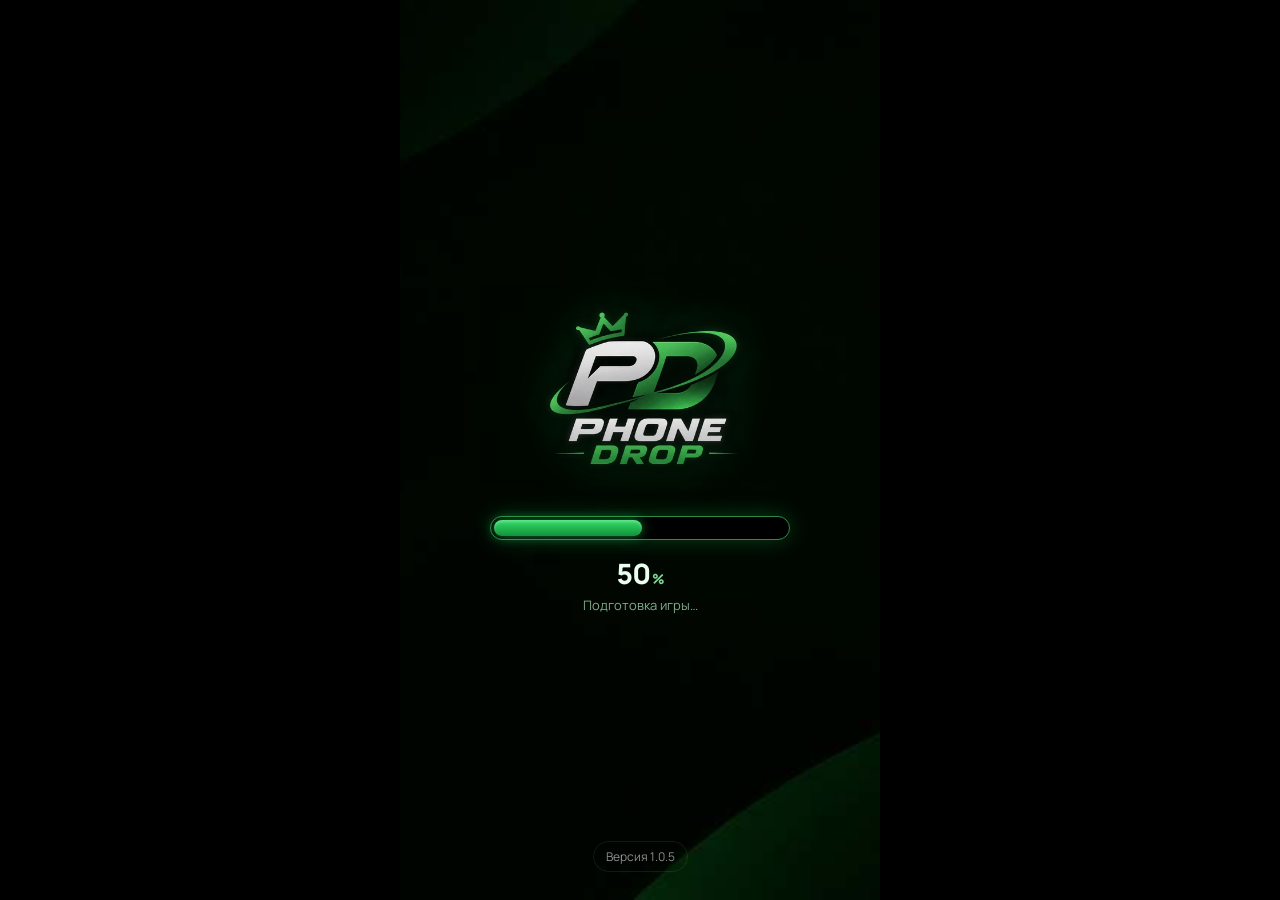
<file: Phone_Drop_1_0_7.html>
<!doctype html><html lang="ru"><head><meta charset="utf-8"><meta name="viewport" content="width=device-width,initial-scale=1,viewport-fit=cover"><title>Phone Drop</title>
<link href="https://fonts.googleapis.com/css2?family=Manrope:wght@500;700;800&display=swap" rel="stylesheet">
<style>
:root{--bg:#0a0c11;--s1:#13161e;--s2:#1b1f2a;--s3:#252a38;--tx:#f2f4f8;--mu:#8b93a7;--b:#00aaff;--g:#04e061;--r:#ff4053;--p:#965eeb;--y:#ffc43d;color-scheme:dark;box-sizing:border-box;padding-top:env(safe-area-inset-top,0px);padding-bottom:env(safe-area-inset-bottom,0px)}
*{box-sizing:border-box;-webkit-tap-highlight-color:transparent}html,body{height:100%;margin:0;background:#050608}
body{font-family:Manrope,system-ui,-apple-system,"Segoe UI",sans-serif;color:var(--tx);display:flex;justify-content:center;overflow:hidden}
#app{position:relative;width:100%;max-width:480px;height:100%;background:var(--bg);overflow:hidden;background-image:radial-gradient(600px 300px at 80% -5%,#00aaff22,transparent),radial-gradient(500px 300px at 0% 100%,#965eeb1c,transparent)}
button{font:inherit;color:inherit;border:0;cursor:pointer;transition:transform .15s,filter .2s}button:active{transform:scale(.95)}
.btn{background:var(--b);color:#001826;font-weight:800;padding:12px 16px;border-radius:14px}.btn.g{background:var(--g);color:#032}.btn.d{background:var(--s3);color:var(--tx)}.btn.r{background:#ff405333;color:var(--r)}.btn:disabled{opacity:.4}
#ld{position:absolute;inset:0;z-index:50;background:var(--bg);display:flex;flex-direction:column;align-items:center;justify-content:center;gap:14px;transition:opacity .6s,transform .6s}
#ld.out{opacity:0;transform:scale(1.08);pointer-events:none}
.logo{width:92px;height:92px;border-radius:26px;background:linear-gradient(145deg,var(--b),var(--p));display:grid;place-items:center;font-size:44px;box-shadow:0 0 60px #00aaff55;animation:fl 2.4s ease-in-out infinite}
@keyframes fl{50%{transform:translateY(-8px) rotate(-3deg)}}
.bar{width:220px;height:6px;background:var(--s2);border-radius:9px;overflow:hidden}.bar i{display:block;height:100%;width:5%;background:linear-gradient(90deg,var(--b),var(--g));border-radius:9px;transition:width .1s}
.mu{color:var(--mu);font-size:13px}
#ld{background:radial-gradient(120% 70% at 50% 0%,#12254a,#0a0c11 60%);overflow:hidden;gap:0}
#ld:before,#ld:after{content:"";position:absolute;z-index:0;width:520px;height:520px;border-radius:50%;filter:blur(80px);opacity:.33;animation:dr 9s ease-in-out infinite alternate}
#ld:before{background:#0af;left:-200px;top:-120px}#ld:after{background:#965eeb;right:-220px;bottom:-140px;animation-delay:-4s}
@keyframes dr{to{transform:translate(70px,50px) scale(1.15)}}
.em,.ttl,.sl,.pct,.bar,.dt{position:relative;z-index:1}
.em{width:170px;height:170px;display:grid;place-items:center;margin-bottom:26px}
.or{position:absolute;inset:0;border-radius:50%;border:1.5px dashed #ffffff33;animation:rot 12s linear infinite}
.or.b{inset:-22px;border-style:solid;border-color:#ffffff14;animation-duration:20s;animation-direction:reverse}
.or i{position:absolute;top:-5px;left:50%;width:10px;height:10px;margin-left:-5px;border-radius:50%;background:var(--b);box-shadow:0 0 14px var(--b)}
.or.b i{background:var(--p);box-shadow:0 0 14px var(--p);top:auto;bottom:-5px}
.mk{position:relative;width:108px;height:108px;border-radius:30px;background:linear-gradient(145deg,#00aaff,#6a4cff 70%,#965eeb);box-shadow:0 0 70px #00aaff66,inset 0 2px 0 #ffffff55;display:grid;place-items:center;overflow:hidden;animation:fl 3s ease-in-out infinite}
.mk:after{content:"";position:absolute;inset:0;background:linear-gradient(110deg,transparent 35%,#ffffff55 50%,transparent 65%);transform:translateX(-120%);animation:sh 2.4s .4s infinite}
.mk svg{width:56px;height:64px}
.ttl{font-size:40px;font-weight:800;letter-spacing:-1.2px;background:linear-gradient(90deg,#fff,#9fd8ff 60%,#c9a8ff);-webkit-background-clip:text;background-clip:text;color:transparent}
.sl{margin-top:6px;font-size:14px;color:var(--mu)}
.pct{margin-top:34px;font-size:46px;font-weight:800;letter-spacing:-1.5px;font-variant-numeric:tabular-nums}
.bar{width:240px;height:6px;background:#ffffff14;overflow:visible;margin-top:8px}
.bar i{position:relative;box-shadow:0 0 16px #00aaff99}
.bar i:after{content:"";position:absolute;right:-4px;top:-4px;width:14px;height:14px;border-radius:50%;background:#fff;box-shadow:0 0 18px 4px #00aaff}
.dt{display:flex;gap:10px;margin-top:22px}.dt i{width:9px;height:9px;border-radius:50%;background:#ffffff1f;transition:all .3s}.dt i.on{background:var(--c);box-shadow:0 0 12px var(--c);transform:scale(1.3)}
.vr{position:absolute;z-index:1;bottom:calc(28px + env(safe-area-inset-bottom,0px));font-size:12px;color:var(--mu);padding:6px 12px;border:1px solid #ffffff14;border-radius:20px}
.pt{position:absolute;bottom:-20px;width:5px;height:5px;border-radius:50%;background:#fff;opacity:0;animation:rise 6s linear infinite}
@keyframes rise{10%{opacity:.5}to{transform:translateY(-110vh);opacity:0}}
#home{position:absolute;inset:0;padding:18px 18px 12px;display:flex;flex-direction:column;gap:16px;overflow:auto}
.top{display:flex;justify-content:space-between;align-items:center}.top b{font-size:20px;letter-spacing:-.3px}
.card{background:var(--s1);border:1px solid #ffffff10;border-radius:20px;padding:16px}
.bal{background:linear-gradient(135deg,#0b3a55,#2a1b57 70%);border:1px solid #ffffff1c;position:relative;overflow:hidden}
.bal:after{content:"";position:absolute;inset:0;background:linear-gradient(110deg,transparent 30%,#ffffff14 50%,transparent 70%);transform:translateX(-100%);animation:sh 4s infinite}
@keyframes sh{to{transform:translateX(100%)}}
.big{font-size:34px;font-weight:800;letter-spacing:-1px}
.grid{display:grid;grid-template-columns:repeat(3,1fr);gap:14px}
.ic{display:flex;flex-direction:column;align-items:center;gap:7px;background:none;font-size:12px;font-weight:700;position:relative}
.ic i{width:68px;height:68px;border-radius:20px;display:grid;place-items:center;font-size:30px;font-style:normal;box-shadow:0 10px 24px #0007,inset 0 1px 0 #ffffff33;transition:transform .25s}
.ic:hover i{transform:translateY(-3px)}
.bd{position:absolute;top:-4px;right:12px;background:var(--r);border-radius:20px;min-width:20px;padding:2px 6px;font-size:11px;font-weight:800}
.chip{background:var(--s2);border-radius:20px;padding:8px 13px;font-size:13px;font-weight:700;white-space:nowrap}.chip.on{background:var(--b);color:#001826}
#ov{position:absolute;inset:0;z-index:20;background:var(--bg);display:flex;flex-direction:column;transform:translateY(100%) scale(.96);opacity:0;transition:transform .45s cubic-bezier(.2,.9,.2,1),opacity .3s;pointer-events:none}
#ov.open{transform:none;opacity:1;pointer-events:auto}
.hd{display:flex;align-items:center;gap:10px;padding:14px 16px;border-bottom:1px solid #ffffff0d}.hd b{flex:1;font-size:18px}.hd .m{font-size:13px;color:var(--g);font-weight:800}
#ovb{flex:1;overflow:auto;padding:14px 16px 24px;display:flex;flex-direction:column;gap:12px}
.in>*{animation:up .5s cubic-bezier(.2,.9,.2,1) both}@keyframes up{from{opacity:0;transform:translateY(18px)}}
.mg{display:grid;grid-template-columns:1fr 1fr;gap:12px}
.ph{width:100%;aspect-ratio:1/.85;border-radius:16px;background:radial-gradient(circle at 30% 20%,color-mix(in srgb,var(--c) 45%,#222),#0f121a);display:grid;place-items:center}
.ph svg{width:100%;height:100%;display:block}

.ph.on svg{filter:drop-shadow(0 0 7px color-mix(in srgb,var(--c) 70%,transparent))}
.lc{padding:8px;border-radius:18px;background:var(--s1);border:1px solid #ffffff0d;text-align:left;display:flex;flex-direction:column;gap:5px;cursor:pointer}
.pr{font-weight:800;font-size:17px}.tg{font-size:11px;font-weight:800;padding:3px 8px;border-radius:8px;background:#04e06122;color:var(--g);width:fit-content}.tg.w{background:#ffc43d22;color:var(--y)}
.row{display:flex;gap:10px;align-items:center}.row>.ph{width:72px;flex:none}.fx{flex:1;min-width:0}
.sc{display:flex;gap:8px;overflow:auto;padding-bottom:2px}
.ch{display:flex;gap:12px;align-items:center;padding:12px;background:var(--s1);border-radius:16px;cursor:pointer;position:relative}
.av{width:42px;height:42px;border-radius:50%;background:linear-gradient(135deg,var(--p),var(--b));display:grid;place-items:center;font-weight:800;flex:none}
.msgs{display:flex;flex-direction:column;gap:8px;flex:1}.bu{max-width:80%;padding:10px 13px;border-radius:16px;font-size:14px;line-height:1.35;animation:up .3s both}
.bu.them{background:var(--s2);border-bottom-left-radius:4px}.bu.me{background:var(--b);color:#001826;align-self:flex-end;border-bottom-right-radius:4px;font-weight:700}.bu.sys{align-self:center;background:none;color:var(--mu);font-size:12px}
.dots{display:inline-flex;gap:3px}.dots i{width:6px;height:6px;border-radius:50%;background:var(--mu);animation:dt 1s infinite}.dots i:nth-child(2){animation-delay:.15s}.dots i:nth-child(3){animation-delay:.3s}@keyframes dt{50%{transform:translateY(-4px)}}
#md{position:absolute;inset:0;z-index:40;background:#000a;display:flex;align-items:flex-end;opacity:0;pointer-events:none;transition:opacity .25s;backdrop-filter:blur(6px)}
#md.open{opacity:1;pointer-events:auto}#mb{width:100%;background:var(--s1);border-radius:26px 26px 0 0;padding:20px 18px calc(22px + env(safe-area-inset-bottom,0px));transform:translateY(100%);transition:transform .4s cubic-bezier(.2,.9,.2,1);display:flex;flex-direction:column;gap:12px;max-height:90%;overflow:auto}#md.open #mb{transform:none}
.ring{width:130px;height:130px;border-radius:50%;margin:6px auto;display:grid;place-items:center;font-size:30px;font-weight:800;background:conic-gradient(var(--b) calc(var(--p)*1%),var(--s3) 0);position:relative}
.ring:before{content:"";position:absolute;inset:9px;border-radius:50%;background:var(--s1)}.ring span{position:relative}
.ring.spin{animation:rot 1s linear infinite}@keyframes rot{to{transform:rotate(360deg)}}
.pg{height:8px;background:var(--s3);border-radius:9px;overflow:hidden}.pg i{display:block;height:100%;background:linear-gradient(90deg,var(--p),var(--b));width:0}
#tt{position:absolute;left:50%;top:calc(14px + env(safe-area-inset-top,0px));transform:translate(-50%,-90px);z-index:60;background:#232838;border:1px solid #ffffff22;padding:11px 16px;border-radius:14px;font-weight:700;font-size:14px;transition:transform .4s cubic-bezier(.2,.9,.2,1);max-width:92%;text-align:center}#tt.s{transform:translate(-50%,0)}
.tr{height:90px;position:relative;border-radius:16px;background:var(--s2);overflow:hidden;margin:6px 0}.tr b{position:absolute;top:22px;left:-50px;font-size:40px;animation:mv 1.8s ease-in-out forwards}@keyframes mv{to{left:calc(100% + 10px)}}
.tr:after{content:"";position:absolute;left:0;right:0;bottom:22px;border-top:2px dashed #ffffff2a}
.spin{animation:rot 1s linear infinite}
.osw{display:flex;flex-direction:column;align-items:center;gap:10px;padding-top:4px}
.os{position:relative;width:min(300px,76vw);aspect-ratio:9/19;border-radius:15%/7%;background:#050608;border:5px solid var(--c);box-shadow:0 0 0 2px #000,0 30px 60px #000b,0 0 40px color-mix(in srgb,var(--c) 40%,transparent);padding:4px}
.scr{position:relative;width:100%;height:100%;border-radius:13%/6.2%;overflow:hidden;touch-action:none;user-select:none;color:#fff}
.sb{position:absolute;top:2.5%;left:7%;right:7%;display:flex;justify-content:space-between;font-size:11px;font-weight:800;z-index:3}
.cut{position:absolute;top:1.8%;left:50%;transform:translateX(-50%);background:#000;z-index:4}.cut.i{width:28%;height:2.8%;border-radius:20px}.cut.n{width:44%;height:3.6%;border-radius:0 0 16px 16px;top:0}.cut.p{width:3.4%;aspect-ratio:1;border-radius:50%}
.pgx{position:absolute;inset:0;animation:up .45s cubic-bezier(.2,.9,.2,1) both}
.lk{display:flex;flex-direction:column;align-items:center;padding-top:20%}.lk .tm{font-size:64px;font-weight:800;letter-spacing:-3px;line-height:1.1}.lk .nt{margin-top:26px;background:#ffffff26;backdrop-filter:blur(10px);border-radius:16px;padding:10px 14px;font-size:12px;width:80%}
.swh{position:absolute;bottom:6%;left:0;right:0;text-align:center;font-size:12px;opacity:.85;animation:bob 1.6s ease-in-out infinite}@keyframes bob{50%{transform:translateY(-8px)}}
.oa{display:flex;flex-direction:column;align-items:center;gap:5px;background:none;font-size:10px;font-weight:700}.oa i{width:48px;height:48px;border-radius:14px;display:grid;place-items:center;font-style:normal;font-size:22px;box-shadow:0 6px 14px #0006}
.og{display:grid;grid-template-columns:repeat(4,1fr);gap:16px 4px;padding:18% 6% 0}.dk{position:absolute;bottom:5%;left:6%;right:6%;display:flex;justify-content:space-around;background:#ffffff26;backdrop-filter:blur(14px);border-radius:24px;padding:10px 4px}
.hb{position:absolute;bottom:1.6%;left:34%;right:34%;height:4px;border-radius:4px;background:#fff;opacity:.8;z-index:5;cursor:pointer}
.ap{background:#0c0e14f2;padding:15% 6% 8%;display:flex;flex-direction:column;gap:10px;overflow:auto}
.sws{display:grid;grid-template-columns:repeat(4,1fr);gap:8px}.sws button{aspect-ratio:1;border-radius:12px;border:2px solid #ffffff22}.sws button.on{border-color:#fff}
.sr{display:flex;align-items:center;gap:10px;background:var(--s2);border:1px solid #ffffff14;border-radius:14px;padding:0 14px;height:48px;position:sticky;top:-14px;z-index:5;transition:border-color .2s}.sr:focus-within{border-color:var(--b)}
.sr input{flex:1;min-width:0;background:none;border:0;outline:0;color:var(--tx);font:inherit;font-size:15px}
.mh{font-size:22px;font-weight:800}.sc,.sr,.avg,.card{flex-shrink:0}
#ld{background:#141416}#ld:before,#ld:after{display:none}.fp{opacity:.16}
.lp{position:relative;z-index:1;width:min(320px,82vw);height:200px;border-radius:100px;overflow:hidden;display:flex;flex-direction:column;align-items:center;justify-content:center;background:#ffffff0d;border:1px solid #ffffff30;box-shadow:inset 0 1px 0 #ffffff55,inset 0 -20px 40px #00000040,0 30px 80px #000a;backdrop-filter:blur(24px);animation:lpb 3.2s ease-in-out infinite}
.lp .bl{position:absolute;width:150px;height:150px;border-radius:50%;filter:blur(38px);opacity:.85}.b1{background:#2f5bff;left:-30px;top:-10px;animation:b1 4s ease-in-out infinite alternate}.b2{background:#c0306a;right:-30px;top:20px;animation:b2 5s ease-in-out infinite alternate}.b3{background:#7a3cff;left:90px;bottom:-70px;animation:b3 4.5s ease-in-out infinite alternate}
@keyframes b1{to{transform:translate(90px,30px)}}@keyframes b2{to{transform:translate(-80px,-20px)}}@keyframes b3{to{transform:translate(-40px,-30px) scale(1.2)}}@keyframes lpb{50%{transform:scale(1.03)}}
.lp .nm{position:relative;font-size:88px;font-weight:800;letter-spacing:-4px;line-height:1;background:linear-gradient(180deg,#fff,#b0b4c0);-webkit-background-clip:text;background-clip:text;color:transparent;font-variant-numeric:tabular-nums}.nm small{font-size:38px;letter-spacing:0;margin-left:2px}
.lp .lb2{position:relative;font-size:17px;font-weight:800;letter-spacing:.5px;color:#e8eaf0;margin-top:4px}
.lp .bar2{position:absolute;left:24%;right:24%;bottom:20px;height:3px;border-radius:3px;background:#ffffff22;overflow:hidden}.bar2 i{display:block;height:100%;width:5%;background:#fff;border-radius:3px;transition:width .1s}
.ic i{position:relative;overflow:hidden;box-shadow:0 12px 26px #0009,inset 0 1px 0 #ffffff66,inset 0 -8px 14px #0003}.ic i:after{content:'';position:absolute;inset:0;border-radius:inherit;background:linear-gradient(160deg,#ffffff66,#fff0 48%)}.ic svg{position:relative;z-index:1;filter:drop-shadow(0 2px 3px #0006)}
.hd{background:#0a0c11cc;backdrop-filter:blur(22px)}#mb{transition:transform .55s cubic-bezier(.2,1.05,.2,1)}.card{border-radius:22px}
.ad{animation:up .5s cubic-bezier(.2,.9,.2,1) both}.dts{position:absolute;bottom:6px;left:0;right:0;text-align:center;font-size:7px;letter-spacing:3px;color:#fff9}
.cats{display:flex;gap:10px;overflow:auto;flex-shrink:0}.cat{flex:none;width:76px;background:none;display:flex;flex-direction:column;align-items:center;gap:6px;font-size:11px;font-weight:700;color:var(--mu)}.cat i{width:56px;height:56px;border-radius:18px;background:var(--s2);display:grid;place-items:center;font-style:normal;font-size:24px;transition:all .25s}.cat.on i{background:var(--b);box-shadow:0 8px 20px #00aaff55}.cat.on{color:var(--tx)}
.mnav .pl i{background:var(--b);color:#fff;width:44px;height:44px;border-radius:50%;margin-top:-20px;font-size:28px;display:grid;place-items:center;box-shadow:0 8px 20px #00aaff66}
.bxi{width:56px;height:56px;border-radius:16px;display:grid;place-items:center;flex:none}.bxs{width:110px;height:110px;margin:10px auto;border-radius:28px;display:grid;place-items:center;animation:shk .45s infinite}.bxs svg{width:60px;height:60px}@keyframes shk{25%{transform:rotate(-6deg) scale(1.05)}75%{transform:rotate(6deg) scale(1.05)}}
.os.tb{aspect-ratio:3/4;width:min(340px,88vw);border-radius:7%/5%}
.btn{background:linear-gradient(135deg,var(--b),color-mix(in srgb,var(--b) 65%,#965eeb));box-shadow:0 6px 18px color-mix(in srgb,var(--b) 35%,transparent)}.btn.g{background:linear-gradient(135deg,#1fe57a,#00b84f);box-shadow:0 6px 18px #04e06155}.btn.d,.btn.r{box-shadow:none}.btn.d{background:var(--s3)}.btn.r{background:#ff405333}
.card{background:linear-gradient(180deg,#171b25,#12151d);border:1px solid #ffffff12}.chip.on{box-shadow:0 4px 14px color-mix(in srgb,var(--b) 40%,transparent)}
.cf{position:absolute;inset:0;pointer-events:none;z-index:80;overflow:hidden}
#ld{background:radial-gradient(circle at 50% 40%,#10306b 0,#08142e 48%,#04070f 100%)}#ld:before,#ld:after,.fp{display:none}#ld.out{transform:none}
.l_n{display:flex;flex-direction:column;align-items:center}.l_m{width:92px;height:92px;filter:drop-shadow(0 0 20px #2f8cff99)}.l_t{margin-top:22px;font-size:30px;font-weight:800;letter-spacing:7px;color:#fff;text-shadow:0 0 24px #3b8cff88;padding-left:7px}.l_t b{color:#6fc8ff}
.l_b{width:240px;height:6px;border-radius:6px;background:#ffffff1c;margin-top:46px;overflow:hidden}.l_b i{display:block;height:100%;width:0;border-radius:6px;background:linear-gradient(90deg,#1e6bff,#5ad1ff);box-shadow:0 0 12px #3aa0ff;transition:width .12s linear}
.l_p{margin-top:16px;font-size:30px;font-weight:800;color:#fff;font-variant-numeric:tabular-nums}.l_p small{font-size:15px;color:#9fb8e0;margin-left:2px}.l_s{margin-top:6px;font-size:13px;color:#8fa6cc}
#home.en .ic,#home.en .bal{animation:up .55s cubic-bezier(.2,.9,.2,1) both}#home.en .grid .ic:nth-child(3n+2){animation-delay:.06s}#home.en .grid .ic:nth-child(3n){animation-delay:.12s}
:root{--bg:#070b14;--s1:#0f1626;--s2:#16203a;--s3:#202c4a}#app{background-image:radial-gradient(640px 320px at 85% -6%,#1e5bff26,transparent),radial-gradient(520px 320px at 0% 100%,#7a3cff22,transparent)}
.card{background:linear-gradient(180deg,#131c32,#0d1424);border:1px solid #ffffff14}
.top2{display:flex;align-items:center;gap:10px}.av2{width:44px;height:44px;border-radius:50%;background:linear-gradient(145deg,var(--b),var(--p));display:grid;place-items:center;font-weight:800;font-size:18px;flex:none}.wg{display:grid;grid-template-columns:1fr 1fr;gap:12px}.wgc{text-align:left;color:var(--tx);padding:14px;display:flex;flex-direction:column;gap:6px;font-size:13px;line-height:1.3}
.g4{display:grid;grid-template-columns:repeat(4,1fr);gap:16px 4px}.g4 .ic{font-size:11px}.g4 .ic i{width:62px;height:62px;border-radius:18px}.g4 .ic svg{width:30px;height:30px}.cf i{position:absolute;top:70%;width:8px;height:12px;border-radius:2px;animation:cfa 1.6s cubic-bezier(.2,.7,.3,1) forwards}@keyframes cfa{40%{transform:translate(var(--dx),var(--dy)) rotate(260deg)}to{transform:translate(var(--dx),480px) rotate(620deg);opacity:0}}.os.tb .scr{border-radius:5.5%/4%}
.bx3{position:relative;width:120px;height:250px;transform-style:preserve-3d}.bx3.au{animation:sp3 9s linear infinite}@keyframes sp3{to{transform:rotateX(-12deg) rotateY(330deg)}}
.fc{position:absolute;inset:0;border-radius:22px;backface-visibility:hidden}.fr{transform:translateZ(7px);border:3px solid var(--c1);box-shadow:inset 0 0 0 2px #000}.bk{transform:rotateY(180deg) translateZ(7px);box-shadow:inset 0 0 0 1px #fff3}
.sl,.sr3{width:14px;left:53px;background:linear-gradient(var(--c1),var(--c2))}.sl{transform:rotateY(-90deg) translateZ(60px)}.sr3{transform:rotateY(90deg) translateZ(60px)}.st,.sb3{height:14px;top:118px;background:linear-gradient(90deg,var(--c1),var(--c2))}.st{transform:rotateX(90deg) translateZ(125px)}.sb3{transform:rotateX(-90deg) translateZ(125px)}
.sc3{position:absolute;inset:6px;border-radius:17px;display:grid;place-items:start center;padding-top:34px;font-size:30px;font-weight:800;color:#fff}.sc3:after{content:'';position:absolute;inset:0;border-radius:inherit;background:linear-gradient(135deg,#ffffff22,#fff0 40%)}
.nt3{position:absolute;top:10px;left:50%;transform:translateX(-50%);width:34px;height:10px;background:#000;border-radius:8px}.nt3.p{width:9px;height:9px;border-radius:50%}.nt3.n{width:56px;top:6px;border-radius:0 0 12px 12px}.nt3.h,.nt3.t{display:none}
.cm3{position:absolute;left:8px;top:8px;width:56px;height:56px;border-radius:16px;background:#0006;border:1px solid #fff4}.cm3.bar3{left:0;right:0;width:auto;border-radius:0;top:30px;height:34px}.cm3 i{position:absolute;width:20px;height:20px;border-radius:50%;background:radial-gradient(circle at 35% 35%,#6c7ca8 0 12%,#0b0e18 40%,#000 70%);box-shadow:0 0 0 2px #aab0ba,0 2px 6px #000}.oa i{position:relative;overflow:hidden}.oa i:after{content:'';position:absolute;inset:0;border-radius:inherit;background:linear-gradient(160deg,#ffffff55,#fff0 50%)}
#nb{position:absolute;left:10px;right:10px;top:calc(8px + env(safe-area-inset-top,0px));z-index:70;display:flex;gap:12px;align-items:center;padding:12px 14px;border-radius:22px;background:#20242fe6;backdrop-filter:blur(18px);border:1px solid #ffffff22;box-shadow:0 14px 40px #000a;transform:translateY(-150%);transition:transform .5s cubic-bezier(.2,.9,.2,1);pointer-events:none}#nb.s{transform:none}#nb i{width:38px;height:38px;border-radius:11px;display:grid;place-items:center;font-style:normal;font-size:20px;background:linear-gradient(145deg,var(--b),var(--p));flex:none}#nb b{display:block;font-size:14px}#nb span{font-size:12px;color:var(--mu)}
.s3{position:relative}.s3:after{content:'';position:absolute;bottom:34px;width:170px;height:30px;border-radius:50%;background:radial-gradient(#000a,#0000 70%);pointer-events:none}
.r3 .ly{transform-style:preserve-3d;transform:translateZ(calc(var(--z)*var(--e,1)))}.r3 .ly.sel{transform:translateZ(calc(var(--z)*var(--e,1) + 40px))}.r3 .ly:before{content:'';position:absolute;inset:0;border-radius:inherit;transform:translateZ(-7px);background:#000c}
.r3 .l0{background:linear-gradient(160deg,#0a0f1d,#1c2f66)}.r3 .l3{background:repeating-linear-gradient(90deg,#ffffff0d 0 2px,#0000 2px 9px),linear-gradient(160deg,#0f4a38,#0a2a20)}.r3 .l1{background:repeating-linear-gradient(0deg,#0000 0 23px,#0003 23px 24px),linear-gradient(145deg,#dfe4ea,#8591a0)}
.av4{width:34px;height:34px;display:block;background:radial-gradient(circle at 28% 28%,#04e061 0 25%,#0000 26%),radial-gradient(circle at 72% 28%,#0af 0 25%,#0000 26%),radial-gradient(circle at 28% 72%,#ff4053 0 25%,#0000 26%),radial-gradient(circle at 72% 72%,#965eeb 0 25%,#0000 26%)}
.s3{perspective:900px;height:370px;display:grid;place-items:center;touch-action:none;user-select:none;background:radial-gradient(circle at 50% 60%,#1b2236,#0a0c11 70%);border-radius:22px;overflow:hidden}
.r3{position:relative;width:140px;height:290px;transform-style:preserve-3d;transition:transform .5s}
.ly{position:absolute;inset:0;border-radius:20px;transform:translateZ(var(--z));transition:transform .5s cubic-bezier(.2,.9,.2,1),opacity .4s,box-shadow .3s;cursor:pointer;display:grid;place-items:center;font-size:10px;font-weight:800;border:1.5px solid color-mix(in srgb,var(--q) 70%,#fff3);color:#fff;text-shadow:0 1px 3px #000}
.ly.sel{transform:translateZ(calc(var(--z) + 36px));box-shadow:0 0 26px 3px var(--q)}.ly.mt{opacity:.22;border-style:dashed;background:none!important}
.ly.out{animation:lout .6s cubic-bezier(.5,0,.8,.4) forwards}.ly.in{animation:lin .8s cubic-bezier(.2,.9,.2,1) both}
@keyframes lout{to{transform:translate3d(0,-280px,260px) rotateZ(24deg);opacity:0}}@keyframes lin{from{transform:translate3d(0,-280px,260px) rotateZ(-24deg);opacity:0}}
.l0{background:linear-gradient(160deg,#0b1020,#23386f)}.l3{background:linear-gradient(160deg,#0f4a38,#0a2a20)}.l1{inset:40% 9% 8% 9%;background:linear-gradient(145deg,#cfd6dd,#8a96a3);color:#10151b;text-shadow:none}.l2{inset:4% 50% 76% 8%;background:radial-gradient(circle at 30% 50%,#4a5578 0 13%,#0000 14%),radial-gradient(circle at 70% 50%,#4a5578 0 13%,#0000 14%),#101216;border-radius:14px}.l4{background:linear-gradient(160deg,color-mix(in srgb,var(--c) 60%,#0000),color-mix(in srgb,var(--c2) 60%,#0000))}
.cp{position:absolute;background:#1b1f27;border:1px solid #ffffff33;border-radius:4px}
.oa i{border-radius:var(--ir,14px)}.i-t .oa i{background:#cfd8ff!important;color:#1b1b3a}.i-m .oa i{background:#ffffff1f!important;border:1px solid #fff6;font-family:DejaVu Sans Mono,monospace}
.k-l .lk,.k-s .lk,.k-d .lk{align-items:flex-start;padding-left:8%}.k-l .lk .tm{font-size:46px;letter-spacing:-2px}.k-s .lk .tm{font-size:64px;letter-spacing:-3px}.k-d .lk{font-family:DejaVu Sans Mono,monospace;text-transform:uppercase}.k-d .lk .tm{font-size:40px;letter-spacing:3px}
.n-3 .hb{display:none}.n-3 .scr:after{content:'◁   ○   ▢';position:absolute;bottom:1.2%;left:0;right:0;text-align:center;font-size:13px;letter-spacing:.9em;opacity:.8;z-index:5;pointer-events:none}
.mnav{position:sticky;bottom:-24px;margin:6px -16px -24px;display:flex;background:#0d1017f2;backdrop-filter:blur(14px);border-top:1px solid #ffffff12;padding:8px 6px calc(8px + env(safe-area-inset-bottom,0px));z-index:6}
.mnav button{flex:1;background:none;display:flex;flex-direction:column;align-items:center;gap:2px;font-size:10px;font-weight:700;color:var(--mu);position:relative;transition:color .2s}.mnav i{font-style:normal;font-size:20px}.mnav button.on{color:var(--b)}.mnav b{position:absolute;top:-2px;right:18%;background:var(--r);color:#fff;border-radius:10px;padding:1px 5px;font-size:10px}
.avg{display:grid;grid-template-columns:1fr 1fr;gap:16px 10px}.ad{display:flex;flex-direction:column;gap:3px;cursor:pointer;transition:transform .2s}.ad:active{transform:scale(.97)}.ad .im{position:relative;border-radius:14px;overflow:hidden}.ad .ht{position:absolute;top:8px;right:8px;width:30px;height:30px;border-radius:50%;background:#0009;display:grid;place-items:center;font-size:16px;z-index:2}.ad .pr2{font-size:18px;font-weight:800;margin-top:4px}.ad .tt{font-size:14px;font-weight:600;line-height:1.25}.ad .gr{font-size:12px;color:var(--mu)}
.pf{display:flex;flex-direction:column;align-items:center;gap:8px;padding:10px}.pa{width:92px;height:92px;border-radius:50%;background:linear-gradient(145deg,var(--b),var(--p));display:grid;place-items:center;font-size:40px;font-weight:800;box-shadow:0 10px 30px #0006}
.bt2{height:7px;background:#ffffff1a;border-radius:6px;overflow:hidden}.bt2 i{display:block;height:100%;background:linear-gradient(90deg,#1fe5d0,#0a7cff);border-radius:6px;transition:width .6s}
.wd{margin:0 6%;padding:14px;border-radius:22px;background:#ffffff22;backdrop-filter:blur(12px);font-size:11px}.wd .wt{font-size:34px;font-weight:800;letter-spacing:-1px;line-height:1}
.fp{position:absolute;width:140px;opacity:.5;filter:drop-shadow(0 20px 30px #000);animation:fpf 6s ease-in-out infinite alternate;z-index:0}.fp .ph{background:none}@keyframes fpf{to{transform:translateY(-24px) rotate(4deg)}}
.card,.chip,.btn{transition:transform .15s,background .25s,opacity .25s}
@media(prefers-reduced-motion:reduce){*{animation-duration:.01s!important;transition-duration:.01s!important}}

:root{--bg:#050805;--s1:#0c120d;--s2:#131c15;--s3:#1c2a1f}
#app{background-image:radial-gradient(640px 320px at 85% -6%,#1fd45a1f,transparent),radial-gradient(520px 320px at 0% 100%,#0e7a3322,transparent)}
.card{background:linear-gradient(180deg,#101811,#0a100b)}.btn{background:linear-gradient(135deg,var(--b),#12923a);color:#02150a}.btn.g{background:linear-gradient(135deg,#34dd6a,#12a346)}
.q9{display:flex;flex-direction:column;align-items:center;width:100%}.q9g{width:min(320px,78vw);height:auto;filter:drop-shadow(0 0 18px #1fd45a33)}
.q9b{width:min(300px,78vw);height:24px;border-radius:14px;border:1.5px solid #2f8a48;padding:3px;margin-top:34px;background:#000;box-shadow:0 0 22px #1fd45a44,inset 0 0 8px #000}
.q9f{height:100%;width:0;border-radius:10px;background:linear-gradient(180deg,#34dd6a,#12923a);box-shadow:inset 0 2px 3px #ffffff40,0 0 12px #1fd45a99;transition:width .12s linear}
.q9p{margin-top:14px;font-size:28px;font-weight:800;color:#eafff0;font-variant-numeric:tabular-nums}.q9p small{font-size:14px;color:#7bd593;margin-left:2px}.q9s{margin-top:4px;font-size:13px;color:#7fae8a}

/* 1.0.6: реализм + оптимизация */
*{backdrop-filter:none!important;-webkit-backdrop-filter:none!important}
#app{background-image:none!important}
.bal:after,.mk:after,.lp,.lp .bl,.pt,.fp,.or,.logo{animation:none!important}.pt,.fp{display:none!important}
.ph.on svg,.ic svg,.ph svg{filter:none!important}
.ic i:after,.oa i:after{display:none}.ic i,.oa i{box-shadow:none!important}
.ic i{border-radius:14px}.oa i{border-radius:13px}
.card{background:var(--s1)!important;border:1px solid #ffffff12;border-radius:12px!important}
.btn{background:var(--b)!important;box-shadow:none!important;border-radius:10px;color:#fff}.btn.g{background:#04e061!important;color:#03230f}.btn.d{background:var(--s3)!important;color:var(--tx)}.btn.r{background:#ff405333!important;color:var(--r)}
.ad{content-visibility:auto;contain-intrinsic-size:auto 250px}.ad .im{border-radius:8px;background:#161a24}.ad .pr2{font-weight:700}.ad .tt{font-weight:500}
.os{border:3px solid var(--c);background:#000;border-radius:14%/6.4%;padding:3px;box-shadow:inset 0 0 0 2px #000,0 0 0 1px #ffffff1f,0 18px 36px #000a}
.os:before,.os:after{content:'';position:absolute;width:3px;border-radius:2px;background:var(--c);filter:brightness(.8)}
.os:before{right:-6px;top:24%;height:11%}.os:after{left:-6px;top:20%;height:7%;box-shadow:0 34px 0 var(--c)}
.scr{border-radius:12.5%/5.8%;touch-action:pan-y}.hb{height:3px}
.og{padding-top:0}
.hs{position:absolute;left:0;right:0;top:37%;bottom:19%;display:flex;overflow-x:auto;overflow-y:hidden;scroll-snap-type:x mandatory;scrollbar-width:none;touch-action:pan-x;overscroll-behavior:contain}
.hs::-webkit-scrollbar{display:none}.hp{flex:none;width:100%;scroll-snap-align:start;overflow-y:auto;scrollbar-width:none}
.dts2{position:absolute;bottom:17.5%;left:0;right:0;display:flex;justify-content:center;gap:6px}.dts2 i{width:5px;height:5px;border-radius:50%;background:#fff6}.dts2 i:first-child{background:#fff}
.ap{overflow-y:auto;touch-action:pan-y;overscroll-behavior:contain;scrollbar-width:none;-webkit-overflow-scrolling:touch}
.rw{display:flex;justify-content:space-between;align-items:center;gap:8px;padding:11px 12px;background:#ffffff12;border-radius:10px;font-size:13px;flex-shrink:0}.rw span{color:var(--mu);font-size:12px;text-align:right}
.vf{flex-shrink:0;height:230px;border-radius:12px;background:linear-gradient(#5d86b8 0,#9fb9d3 52%,#5b6a4c 52%,#2f3a2a 100%);position:relative;overflow:hidden}.vf:after{content:'';position:absolute;inset:18% 18%;border:1px solid #fff8;border-radius:2px}
.gal{display:grid;grid-template-columns:repeat(3,1fr);gap:3px;flex-shrink:0}.gal i{aspect-ratio:1;display:block}
.kp{display:grid;grid-template-columns:repeat(4,1fr);gap:6px;flex-shrink:0}.kp button{height:44px;border-radius:12px;background:#ffffff1a;font-weight:700;font-size:17px}.kp .o{background:#ff9f0a;color:#000}
.cd{flex-shrink:0;font-size:34px;font-weight:300;text-align:right;padding:8px 4px;overflow:hidden}

/* 1.0.7: новый интерфейс */
:root{--bg:#000;--s1:#151517;--s2:#1f1f22;--s3:#2c2c30;--tx:#fff;--mu:#8e8e93;--b:#0af}
body,#app{background:#000!important}
.hd{background:#000!important;border-bottom:1px solid #ffffff14}
.card{background:var(--s1)!important;border:0!important;border-radius:14px!important}
.bal{background:#0a84ff!important;color:#fff}.bal .mu{color:#ffffffcc}
.chip{background:var(--s2)!important;border-radius:20px;border:0}
.mnav{background:#000!important;border-top:1px solid #ffffff14}
#tt,#nb{background:#2c2c30!important;border:0!important;box-shadow:0 8px 24px #000a!important}
#mb{background:#151517;border-radius:20px 20px 0 0}
.ic i{border-radius:16px}.big{font-size:30px;letter-spacing:-.5px}.sr{background:var(--s2);border:0;border-radius:12px}
.bxc{display:flex;gap:14px;align-items:center;padding:14px;background:var(--s1);border-radius:16px;border-left:4px solid var(--q)}
.bxc svg{width:78px;height:78px;flex:none}.bxc .fx b{font-size:16px}.bxc .od{display:flex;gap:4px;margin-top:6px}.bxc .od i{height:5px;flex:1;border-radius:3px}
.rl{position:relative;overflow:hidden;height:152px;border-radius:12px;background:#0b0b0d;margin:4px 0}
.rlt{display:flex;gap:8px;padding:12px 0 12px 0;will-change:transform}
.rc{flex:none;width:96px;height:128px;border-radius:10px;background:var(--s2);border-bottom:3px solid var(--q);display:flex;flex-direction:column;align-items:center;justify-content:flex-end;font-size:10px;font-weight:600;text-align:center;padding:4px;line-height:1.15;gap:2px}
.rc .ph{width:88px;height:auto}.rlp{position:absolute;left:50%;top:0;bottom:0;width:2px;margin-left:-1px;background:#0af;box-shadow:0 0 10px #0af;z-index:2}
.rl:before,.rl:after{content:'';position:absolute;top:0;bottom:0;width:60px;z-index:1;pointer-events:none}.rl:before{left:0;background:linear-gradient(90deg,#0b0b0d,#0000)}.rl:after{right:0;background:linear-gradient(270deg,#0b0b0d,#0000)}
.obx{position:relative;width:130px;height:130px;margin:8px auto;animation:bsh 1s ease-in-out forwards}.obx svg{position:relative;z-index:1;width:100%;height:100%}
.og2{position:absolute;inset:-34px;border-radius:50%;background:radial-gradient(circle,var(--q) 0,#0000 64%);opacity:0;animation:gl 1s ease-in forwards}
.sp{position:absolute;left:50%;top:50%;width:6px;height:6px;margin:-3px;border-radius:50%;background:#fff;opacity:0;z-index:2;animation:spk .45s .6s ease-out forwards}
@keyframes bsh{10%{transform:rotate(-8deg) translateX(-5px)}25%{transform:rotate(8deg) translateX(5px)}40%{transform:rotate(-9deg)}55%{transform:rotate(9deg) scale(1.05)}75%{transform:scale(1.14)}100%{transform:scale(1.3);opacity:.2}}
@keyframes gl{to{opacity:.95}}@keyframes spk{0%{opacity:1;transform:rotate(var(--a)) translateX(14px)}100%{opacity:0;transform:rotate(var(--a)) translateX(100px)}}
.rv{position:relative;display:grid;place-items:center;padding:14px 0;overflow:hidden;border-radius:14px}
.rays{position:absolute;width:300px;height:300px;background:repeating-conic-gradient(var(--q) 0 7deg,#0000 7deg 20deg);opacity:.32;-webkit-mask:radial-gradient(circle,#000 0,#0000 68%);mask:radial-gradient(circle,#000 0,#0000 68%);animation:rot 9s linear infinite}
.rv .pop{position:relative;width:170px}.pop{animation:pp .65s cubic-bezier(.2,1.4,.3,1) both}@keyframes pp{from{transform:scale(.25);opacity:0}}
.rlb{display:inline-block;padding:3px 10px;border-radius:10px;font-size:12px;font-weight:700;background:var(--q);color:#000}
.emp{font-size:64px;text-align:center;opacity:.35;animation:pp .5s both}
</style></head><body>
<div id="app">
<div id="ld"><i class="pt" style="left:8%;animation-delay:-1s"></i><i class="pt" style="left:22%;animation-delay:-3.5s;animation-duration:7s"></i><i class="pt" style="left:37%;animation-delay:-5s"></i><i class="pt" style="left:51%;animation-delay:-2s;animation-duration:8s"></i><i class="pt" style="left:66%;animation-delay:-4.2s"></i><i class="pt" style="left:80%;animation-delay:-.5s;animation-duration:7s"></i><i class="pt" style="left:92%;animation-delay:-3s"></i><div class="em"><div class="or"><i></i></div><div class="or b"><i></i></div><div class="mk"><svg viewBox="0 0 56 64"><rect x="12" y="2" width="32" height="60" rx="8" fill="none" stroke="#fff" stroke-width="3.5"/><rect x="17.5" y="8" width="14" height="14" rx="4.5" fill="#fff"/><circle cx="28" cy="53" r="2.4" fill="#fff"/></svg></div></div><div class="ttl">Phone Drop</div><div class="sl">Покупай. Улучшай. Продавай.</div><div class="pct" id="pc">5%</div><div class="bar"><i id="pb"></i></div><div class="mu" id="ph" style="margin-top:16px;position:relative;z-index:1">Запуск ядра</div><div class="dt"><i style="--c:#9aa3b5"></i><i style="--c:#2b5bd7"></i><i style="--c:#ff6a00"></i><i style="--c:#f5c400"></i><i style="--c:#e11d48"></i><i style="--c:#34a853"></i></div><div class="vr">Версия 1.0.4</div></div>
<div id="home"></div>
<div id="ov"><div class="hd"><button class="chip" onclick="A.back()">‹ Назад</button><b id="ot"></b><span class="m" id="om"></span></div><div id="ovb"></div></div>
<div id="md" onclick="if(event.target===this)closeM()"><div id="mb"></div></div>
<div id="tt"></div>
</div>
<script>
const $=s=>document.querySelector(s),rnd=(a,b)=>a+Math.random()*(b-a),ri=(a,b)=>Math.floor(rnd(a,b+1)),pick=a=>a[ri(0,a.length-1)],r100=n=>Math.round(n/100)*100;
const rub=n=>Math.round(n).toLocaleString('ru-RU').replace(/\u00a0/g,' ')+' ₽';
const TG=window.Telegram&&Telegram.WebApp;try{TG&&(TG.ready(),TG.expand(),TG.setHeaderColor&&TG.setHeaderColor('#0a0c11'))}catch(e){}
const hp=()=>{snd('tap');try{S.cfg.hap&&TG&&TG.HapticFeedback.impactOccurred('light')}catch(e){}};
const PH=[['Apple','iPhone 11',22000,540000],['Apple','iPhone 13',42000,790000],['Apple','iPhone 14 Pro',75000,950000],['Apple','iPhone 15 Pro',98000,1450000],['Samsung','Galaxy A54',24000,560000],['Samsung','Galaxy S22',38000,1000000],['Samsung','Galaxy S24 Ultra',90000,1700000],['Xiaomi','Xiaomi 13T',32000,1050000],['Xiaomi','Xiaomi 14',52000,1900000],['POCO','POCO X5 Pro',17000,580000],['POCO','POCO F5',24000,1050000],['POCO','POCO F6',30000,1550000],['Redmi','Redmi Note 12',13000,420000],['Redmi','Redmi Note 13 Pro',20000,560000],['Google','Pixel 7',28000,750000],['OnePlus','OnePlus 11',40000,1250000],['Nothing','Nothing Phone 2',32000,700000],['Realme','Realme GT Neo 5',21000,900000],['Vivo','Vivo X300 Ultra',92000,3900000],['Google','Pixel 11 Pro XL',88000,2300000],['Xiaomi','Xiaomi 17 Pro Max',85000,3800000],['Apple','iPhone Duo',95000,2800000],['Apple','iPhone 18 Pro Max',128000,3300000],['OnePlus','OnePlus 15',62000,3700000],['Samsung','Galaxy S24',42000,1600000],['OnePlus','OnePlus 6T',6500,310000],['Tecno','Tecno Pova 7 Ultra 5G',21000,950000],['POCO','POCO X8 Pro Max',34000,2600000],['iQOO','iQOO Neo 11',36000,3300000],['iQOO','iQOO 15R',41000,3500000],['Samsung','Galaxy S10+',8500,440000],['OPPO','OPPO Find X9 Ultra',88000,3900000],['Huawei','Huawei Pura 80',68000,1700000],['RedMagic','RedMagic 10 Pro',54000,3600000],['Xiaomi','Mi 10 Ultra',14000,650000],['Apple','iPhone 7 Plus',9000,230000],['Apple','iPhone 16 Pro',82000,2500000],['Apple','iPhone 15',52000,1650000],['Samsung','Galaxy S25 Ultra',95000,3700000],['Google','Pixel 9 Pro',62000,1500000],['Xiaomi','Xiaomi 15 Ultra',88000,3600000],['Honor','Honor Magic7 Pro',70000,3500000],['Nothing','Nothing Phone (3)',48000,2000000],['Infinix','Infinix GT 30 Pro',24000,1600000],['Realme','Realme GT 7 Pro',56000,3300000],['Redmi','Redmi K80 Pro',38000,3400000],['Apple','iPhone 17 Pro Max',125000,3600000],['Apple','iPhone Air',78000,2400000],['Samsung','Galaxy Z Fold7',140000,3700000],['Samsung','Galaxy Z Flip7',72000,2900000],['Google','Pixel 10 Pro',80000,2000000],['Xiaomi','Xiaomi 17',70000,3600000],['OnePlus','OnePlus 15R',45000,3000000],['Nothing','Nothing Phone (3a)',28000,1300000],['Motorola','Razr 60 Ultra',85000,3000000],['Realme','Realme GT 8 Pro',58000,3700000],['Honor','Honor Magic8 Pro',78000,3700000],['POCO','POCO F7 Ultra',46000,3400000],['Redmi','Redmi Note 14 Pro+',25000,1300000],['iQOO','iQOO 15',52000,3800000],['Vivo','Vivo X200 Pro',70000,3200000],['Apple','iPad Pro 13 M5',110000,3500000],['Apple','iPad Air 11',55000,2100000],['Samsung','Galaxy Tab S10 Ultra',90000,2900000],['Xiaomi','Xiaomi Pad 7 Pro',38000,2200000],['OnePlus','OnePlus Pad 3',52000,3400000],['Huawei','MatePad Pro 13.2',70000,1500000],['Apple','iPhone 16',62000,2000000],['Apple','iPhone 14',38000,1500000],['Samsung','Galaxy S25',58000,3300000],['Google','Pixel 8a',26000,1200000],['Xiaomi','Xiaomi 14T Pro',42000,2600000],['Redmi','Redmi Note 13',15000,520000],['POCO','POCO X7 Pro',24000,1700000],['OnePlus','OnePlus 13',68000,3900000],['OPPO','OPPO Find N5',120000,3600000],['Honor','Honor Magic V5',100000,3500000],['Vivo','Vivo X Fold5',110000,3400000],['Samsung','Galaxy S23 FE',22000,1000000],['Apple','iPhone 17',72000,2600000],['Samsung','Galaxy A56',28000,1100000],['Google','Pixel 10',64000,1900000],['Redmi','Redmi Note 14 Pro',20000,950000],['POCO','POCO F7',30000,2400000],['Honor','Honor 400 Pro',42000,1800000],['OnePlus','OnePlus Nord 5',40000,2500000],['Realme','Realme 14 Pro+',30000,1500000],['Vivo','Vivo V50',36000,1400000],['OPPO','OPPO Reno13 Pro',38000,1500000]];const RARE=[21,34,35];
const COL={Apple:'#9aa3b5',Samsung:'#2b5bd7',Xiaomi:'#ff6a00',POCO:'#f5c400',Redmi:'#e11d48',Google:'#34a853',OnePlus:'#e0213a',Nothing:'#d8dbe2',Realme:'#e8c200'};
const CT={'Москва':{x:55.75,y:37.62,m:1.08},'Санкт-Петербург':{x:59.93,y:30.33,m:1.04},'Казань':{x:55.79,y:49.12,m:.97},'Екатеринбург':{x:56.84,y:60.6,m:.95},'Новосибирск':{x:55.03,y:82.92,m:.9},'Сочи':{x:43.6,y:39.72,m:1}};
const BB={'Москва':{Apple:1.06},'Сочи':{Apple:1.05},'Новосибирск':{Xiaomi:1.1,POCO:1.1,Redmi:1.1},'Казань':{Samsung:1.07},'Екатеринбург':{Google:1.08,OnePlus:1.08},'Санкт-Петербург':{Nothing:1.08,Apple:1.02}};
const CK=Object.keys(CT),NM=['Алексей','Дмитрий','Марина','Ирина','Сергей','Олег','Анна','Павел','Катя','Игорь','Тимур','Вика'];
const TR={bus:{n:'Автобус',e:'🚌',r:2.4,b:200,sp:650},train:{n:'Поезд',e:'🚆',r:3.8,b:500,sp:1000},plane:{n:'Самолёт',e:'✈️',r:7,b:2500,sp:99999}};
const KEY='phonedrop_v1';let S,cur=null,arg=null,F='Все',TY=null;
const fresh=()=>({v:1,cfg:{wp:0,ac:'#00aaff',hap:1,sure:0,free:0},money:35000,day:1,city:'Москва',uid:1,inv:[],lst:{},chats:[],hist:[],deals:0,profit:0,pts:0});
try{S=JSON.parse(localStorage.getItem(KEY))}catch(e){}if(!S||!S.v)S=fresh();S.cfg=Object.assign({wp:0,ac:'#00aaff',hap:1,sure:0,free:0},S.cfg||{});
const save=()=>{try{localStorage.setItem(KEY,JSON.stringify(S))}catch(e){try{S.inv.forEach(p=>{if(p.sk)delete p.sk.img});localStorage.setItem(KEY,JSON.stringify(S));toast('Нет места: картинка убрана')}catch(e2){}}};
const cm=(c,b)=>CT[c].m*((BB[c]||{})[b]||1);
const val=(p,c=S.city)=>{const P=PH[p.m];return r100(P[2]*(.45+.55*p.c/100)*(1+.12*p.u)*(p.v?1.04:1)*cm(c,P[0])*(RARE.includes(p.m)?2.2:1)*(1+.05*Math.sin(S.day*.6+p.m*1.7)+.03*Math.sin(S.day*1.7+p.m))*(p.bx?1.04:1)*(S.ev&&S.ev.b==P[0]&&S.day<=S.ev.till?S.ev.k:1))};
const cond=c=>c>=90?'Как новый':c>=75?'Хорошее':c>=55?'Б/у':'Нужен ремонт';
const DS=[['sq2','#b9dfc9','#86bfa3','n',''],['diag2','#e9aab8','#c47b8c','n',''],['tri','#54456e','#2a2140','i',''],['tri','#9a948b','#5d5953','i',''],['col3','#c8b9ee','#9a88d2','p',''],['col3c','#3e5f4d','#20382c','p',''],['col4','#7d7d82','#3d3d41','p',''],['ring','#93b5d6','#5b82ac','p',''],['bigsq','#ececef','#c3c6cd','p',''],['col2','#f4c500','#c79a00','p',''],['sq3','#2d3350','#12152a','p',''],['sq3','#aeb8c2','#7d8893','p',''],['col3','#6eaadb','#3f7aae','p',''],['sq3','#8062ad','#4d3776','p',''],['bar','#30343a','#15171b','p',''],['ring','#33665a','#173a30','p',''],['nt','#f2f2f2','#cfd0d3','p',''],['sq3','#f6a300','#262626','p','s'],['ring','#4a3f38','#1c1815','p',''],['bar','#cfd9d4','#9eb0a8','p',''],['bigsq','#2f3b4c','#11151d','p',''],['tri','#c9cacf','#8f9199','i','f'],['bar','#dc7b3a','#a24f1c','i',''],['sq3','#2b3442','#10141b','p',''],['col3','#b9a7d8','#8f7bb8','p',''],['col2','#1d1e22','#0a0a0c','n',''],['col3','#1f4a3f','#0d1f1b','p',''],['sq3','#27292e','#0f1013','p',''],['sq3','#f4f4f6','#c9cad1','p','s'],['sq3','#7c2e55','#3c1429','p',''],['h3','#e7e9ef','#b8a6da','p',''],['ring','#6b5744','#2e231a','p',''],['ring','#f1ede4','#cdbfa6','p',''],['nt','#1b1316','#08050a','p',''],['bigsq','#e8e3d6','#a89e86','p',''],['h2','#17181b','#050506','h',''],['tri','#c9b8a3','#9d8a74','i',''],['diag2','#a6bcd1','#7b94ad','i',''],['col4','#9aa3b0','#5c6573','p',''],['bar','#e8e0d8','#bdb2a6','p',''],['ring','#2a2c30','#0e0f12','p',''],['ring','#9aa4a8','#5d6669','p',''],['nt','#1c1c1e','#0a0a0b','p',''],['sq3','#dfe7f2','#9db0cc','p',''],['ring','#c9602f','#7e3216','p',''],['sq3','#2f3b52','#141a29','p',''],['bar','#d9792e','#a24e18','i',''],['one','#1f2022','#0b0b0c','i',''],['col3','#26293a','#0e1018','p','f'],['col2','#9bb7e8','#6c8ac2','p','f'],['bar','#cfd5e0','#97a1b3','p',''],['x17','#2b2f3a','#0f1117','p',''],['sq3','#d0d6e0','#9aa4b4','p',''],['nt','#f2f2f2','#cfd0d3','p',''],['col2','#c64d78','#8a2a50','p','f'],['sq3','#d4e9ff','#7fb4e8','p',''],['ring','#e9e3da','#c1b6a4','p',''],['sq3','#262a31','#0e1015','p',''],['sq3','#6f8fd1','#3e5aa0','p',''],['sq3','#101114','#25272c','p','s'],['vivo','#1c1d21','#08080a','p',''],['h2','#c6c8cc','#8e9096','t','t'],['h2','#a7b8d6','#7f93b8','t','t'],['h2','#8e9099','#4f5159','t','t'],['h2','#d9dde4','#a9afbd','t','t'],['h2','#3e5a52','#1d2f2a','t','t'],['h2','#f2efe8','#cfc6b0','t','t'],['col2','#5b6fe0','#3d4fb5','i',''],['diag2','#b9a9d9','#8c7bb5','n',''],['col3','#2b3a5c','#141c33','p',''],['bar','#e9eef2','#c2ccd6','p',''],['ring','#2d3340','#12151c','p',''],['col3','#4a6fd0','#2a428a','p',''],['sq3','#f5c400','#b58f00','p',''],['ring','#1f2430','#0a0c11','p',''],['ring','#cfd4dc','#8f97a6','p','f'],['ring','#27303a','#0e1218','p','f'],['vivo','#e8e2d6','#b9ae98','p','f'],['col3','#9fd2b8','#6aa88c','p',''],['a_v','#d9e0ee','#aab4cc','i',''],['s_s','#e9d9c8','#b99f84','p',''],['p_p','#c9d6e8','#8ea3c4','p',''],['sq3','#5a4a7c','#2d2347','p',''],['sq3','#e9e9ee','#b8bac4','p',''],['sq3','#2d3a4a','#121820','p',''],['col2','#5a6b75','#2b343a','p',''],['ring','#d9c9f0','#a58bd0','p',''],['col2','#2a3b66','#111a38','p',''],['ring','#d4e4e0','#9ab9b0','p','']];
let AN=0;
const lz0=(x,y,r,ms)=>`<defs><linearGradient id="lr" x1="0" y1="0" x2="1" y2="1"><stop offset="0" stop-color="#eef0f3"/><stop offset=".45" stop-color="#868c95"/><stop offset="1" stop-color="#2a2d32"/></linearGradient><radialGradient id="lg" cx=".38" cy=".32" r=".8"><stop offset="0" stop-color="#4a5f9c"/><stop offset=".35" stop-color="#141d3a"/><stop offset="1" stop-color="#020307"/></radialGradient></defs><circle cx="${x}" cy="${y}" r="${r}" fill="url(#lr)"/><circle cx="${x}" cy="${y}" r="${r*.86}" fill="#050608"/><circle cx="${x}" cy="${y}" r="${r*.7}" fill="url(#lg)"/><circle cx="${x}" cy="${y}" r="${r*.5}" fill="none" stroke="#7d8fd0" stroke-opacity=".3" stroke-width=".25"/><circle cx="${x}" cy="${y}" r="${r*.3}" fill="#05070f"/><path d="M${x-r*.5} ${y+r*.3}A${r*.6} ${r*.6} 0 0 0 ${x+r*.4} ${y+r*.42}" fill="none" stroke="#b05cff" stroke-opacity=".4" stroke-width=".3"/><circle cx="${x-r*.3}" cy="${y-r*.3}" r="${r*.12}" fill="#fff" opacity=".7"/>`;
const lz=(x,y,r,ms)=>`<circle cx="${x}" cy="${y}" r="${r+.9}" fill="#000" opacity=".4"/>`+lz0(x,y,r,ms);
function art(m,on,c=100){const [lay,c1,c2,cut,fl]=DS[m],n=++AN,br=PH[m][0],w=fl=='t'?50:38,h=fl=='t'?70:84,ms=br=='Apple'?'#767a82':'#a9afb9';
const back=(x,y)=>{const L=(a,b,r)=>lz(x+a,y+b,r,ms),F=(a,b)=>`<circle cx="${x+a}" cy="${y+b}" r="1.4" fill="#ffe6a0"/>`,I=(a,b,ww,hh,r)=>`<rect x="${x+a}" y="${y+b}" width="${ww}" height="${hh}" rx="${r}" fill="url(#i${n})" stroke="#fff" stroke-opacity=".3" stroke-width=".5"/><rect x="${x+a+.5}" y="${y+b+.5}" width="${ww-1}" height="${hh-1}" rx="${r-.5}" fill="none" stroke="#fff" stroke-opacity=".16" stroke-width=".3"/>`;let k='';
if(fl=='f')k+=`<rect x="${x+18.6}" y="${y}" width=".8" height="${h}" fill="#000" opacity=".35"/>`;if(fl=='s')k+=`<rect x="${x+15.5}" y="${y}" width="7" height="${h}" fill="#141414"/><rect x="${x+18.7}" y="${y}" width=".6" height="${h}" fill="#fff" opacity=".6"/>`;
switch(lay){
case'sq2':k+=I(3,3,19,20,5)+L(9,9.5,4.2)+L(9,17.5,4.2)+F(17,7);break;
case'diag2':k+=I(3,3,20,20,5)+L(8.5,8.5,4.2)+L(16,16,4.2)+F(17,7);break;
case'tri':k+=I(3,3,22,23,5.5)+L(9,9,4)+L(9,17,4)+L(17,13,4)+F(17,21);break;
case'col3':k+=L(9,9,3.8)+L(9,18,3.8)+L(9,27,3.8)+F(16,9);break;
case'col3c':k+=I(4,4,12.5,30,6.25)+L(10.2,10.5,3.6)+L(10.2,19.5,3.6)+L(10.2,28.5,3.6)+F(19,10);break;
case'col4':k+=L(9,9,3.8)+L(9,17.5,3.8)+L(9,26,3.8)+L(9,34.5,3.8)+L(18,13,2)+L(18,22,2);break;
case'ring':k+=`<circle cx="${x+13.5}" cy="${y+13.5}" r="12.5" fill="#000" fill-opacity=".4" stroke="${ms}" stroke-width="1.6"/>`+L(9.5,9.5,3.6)+L(9.5,18,3.6)+L(18,13.8,3.6);break;
case'bigsq':k+=I(3,3,28,28,7)+L(18,18,8)+L(9,9,3)+L(25,9,3);break;
case'sq3':k+=I(3,3,23,21,5.5)+L(9,9,3.6)+L(18,9,3.6)+L(13.5,18,3.6)+F(21,18);break;
case'a_d':k+=I(2.5,2.5,15,15,4.4)+L(7.5,7.5,3.5)+L(13,13,3.5)+F(14.6,5.4);break;case'a_p':k+=I(2.5,2.5,19,19,5.2)+L(8,8,3.7)+L(8,15.4,3.7)+L(14.8,11.7,3.7)+F(15.6,5.8)+`<circle cx="${x+15.4}" cy="${y+17.6}" r="1.3" fill="#050506"/>`;break;case'a_v':k+=I(2.5,2.5,10.5,19,5.25)+L(7.75,7.6,3.2)+L(7.75,16.2,3.2)+F(16,6);break;case'a_b':k+=I(0,2,w,21,3)+L(7.5,8.2,3.7)+L(7.5,16.8,3.7)+L(14.6,12.5,3.7)+F(25,7)+`<circle cx="${x+25}" cy="${y+17}" r="1.4" fill="#050506"/>`;break;case'a_7':k+=I(3,3,17,8.2,4.1)+L(7.2,7.1,3)+L(15.8,7.1,3)+F(24,6.5)+F(27.5,6.5);break;case'a_air':k+=I(0,3,w,15,3)+L(10,10.5,4.4)+F(27,10.5);break;case's_s':k+=L(7.2,8,3.1)+L(7.2,16.8,3.1)+L(7.2,25.6,3.1)+F(14.2,7.5)+F(14.2,13);break;case's_u':k+=L(8,7.5,3.5)+L(8,16.3,3.5)+L(8,25.1,3.5)+L(8,33.9,3.5)+L(15.3,10.5,1.8)+F(15.3,17)+L(15.3,23,1.8);break;case'p_b':k+=`<rect x="${x}" y="${y+12}" width="${w}" height="10.5" fill="#0b0c0f"/><rect x="${x}" y="${y+12}" width="${w}" height=".9" fill="#fff" opacity=".25"/>`+L(11,17.3,3.9)+L(20,17.3,3)+F(27.5,15.8)+F(27.5,19);break;case'p_p':k+=I(3.5,10,31,14,7)+L(11,17,4.2)+L(20.5,17,3)+L(27,17,3)+F(31,13.5);break;case'x_sq':k+=I(2.5,2.5,20,20,6)+L(8.8,8.8,5)+L(17,6.8,2.7)+L(17,14.2,2.7)+F(9,18)+`<text x="${x+13}" y="${y+27}" font-size="2" fill="#fff" fill-opacity=".6" text-anchor="middle" font-weight="800">LEICA</text>`;break;case't1':k+=L(8,8,3.6)+F(15,6.5);break;case'one':k+=`<rect x="${x}" y="${y+4}" width="${w}" height="17" fill="#fff" fill-opacity=".1"/>`+L(w/2,12.5,4.8)+F(w/2+9,9);break;case'vivo':k+=`<circle cx="${x+14.5}" cy="${y+16}" r="14" fill="#07080b" stroke="url(#f${n})" stroke-width="2"/><circle cx="${x+14.5}" cy="${y+16}" r="11.6" fill="none" stroke="#fff" stroke-opacity=".15" stroke-width=".4"/><text x="${x+14.5}" y="${y+30.4}" font-size="2.2" text-anchor="middle" fill="#fff" fill-opacity=".55" font-weight="800">ZEISS</text>`+L(9.5,11.5,4.4)+L(19.5,11.5,4.4)+L(14.5,20.5,5.2)+F(22,26);break;case'x17':k+=I(2.5,2.5,29,29,8)+L(9.5,9.5,4.6)+L(9.5,23,4.6)+`<rect x="${x+17}" y="${y+6}" width="11" height="22" rx="3.6" fill="#0a1226" stroke="#fff" stroke-opacity=".3" stroke-width=".4"/><text x="${x+22.5}" y="${y+14}" font-size="3.6" font-weight="800" text-anchor="middle" fill="#9fe0ff">9:41</text><circle cx="${x+22.5}" cy="${y+21}" r="2.6" fill="#1fe5d0" opacity=".7"/><text x="${x+16}" y="${y+34}" font-size="1.9" fill="#fff" fill-opacity=".6" text-anchor="middle" font-weight="800">LEICA</text>`;break;case'h3':k+=L(11,10,3.6)+L(19,10,3.6)+L(27,10,3.6)+F(19,17);break;case'h2':k+=L(10,9,3.8)+L(19,9,3.8)+F(27,8);break;case'col2':k+=L(9.5,9.5,4.4)+L(9.5,19,4.4)+F(17,9.5);break;
case'bar':k+=`<rect x="${x}" y="${y+14}" width="${w}" height="11" fill="#0b0c0f"/><rect x="${x}" y="${y+14}" width="${w}" height="1.1" fill="${ms}" opacity=".7"/>`+L(10,19.5,3.8)+L(19,19.5,3.8)+F(28,19.5);break;
default:k+=`<circle cx="${x+19}" cy="${y+46}" r="10" fill="none" stroke="#000" stroke-opacity=".2" stroke-width=".8"/><path d="M${x+8} ${y+64}h22M${x+8} ${y+68}h14M${x+19} ${y+36}v-8" stroke="#000" stroke-opacity=".25" stroke-width=".7"/><circle cx="${x+30}" cy="${y+76}" r="1.2" fill="#ff3b30"/>`+L(9,9,3.8)+L(9,18,3.8)}
k+=br=='Apple'?`<circle cx="${x+w/2}" cy="${y+48}" r="3.4" fill="#fff" fill-opacity=".55"/><ellipse cx="${x+20.5}" cy="${y+43.8}" rx="1.3" ry=".6" fill="#fff" fill-opacity=".55"/>`:`<text x="${x+w/2}" y="${y+h-8}" text-anchor="middle" font-size="3.6" font-weight="800" fill="#fff" fill-opacity=".55">${br.toUpperCase()}</text>`;
const sc=c<75?Math.min(5,Math.ceil((75-c)/8)):0;for(let i=0;i<sc;i++)k+=`<path d="M${x+6+i*5} ${y+34+(i*13)%34}l${6+i} ${-4-i}" stroke="#fff" stroke-opacity=".35" stroke-width=".35"/>`;
return `<g transform="rotate(-4 ${x+19} ${y+42})"><rect x="${x+w-.2}" y="${y+20}" width="1.4" height="9" rx=".6" fill="${c2}"/><rect x="${x-1.2}" y="${y+18}" width="1.4" height="6" rx=".6" fill="${c2}"/><rect x="${x-1.2}" y="${y+26}" width="1.4" height="6" rx=".6" fill="${c2}"/><rect x="${x}" y="${y}" width="${w}" height="${h}" rx="7" fill="url(#g${n})" stroke="url(#f${n})" stroke-width="1"/>${k}<path d="M${x} ${y+h*.15}L${x+w} ${y}L${x+w} ${y+h*.12}L${x} ${y+h*.42}Z" fill="#fff" opacity=".07"/><path d="M${x} ${y+10}h${w}M${x} ${y+h-10}h${w}" stroke="#000" stroke-opacity=".16" stroke-width=".5"/><rect x="${x+1}" y="${y+1}" width="${w-2}" height="${h-2}" rx="6" fill="none" stroke="#fff" stroke-opacity=".12" stroke-width=".5"/><rect x="${x}" y="${y}" width="${w}" height="${h}" rx="7" fill="url(#s${n})"/></g>`};
const front=(x,y)=>{const sx=x+1.8,sy=y+1.8,sw=w-3.6,sh=h-3.6;let k=`<rect x="${x}" y="${y}" width="${w}" height="${h}" rx="7" fill="#0a0b0f" stroke="url(#f${n})" stroke-width="1.2"/><rect x="${sx}" y="${sy}" width="${sw}" height="${sh}" rx="5.3" fill="${on?`url(#w${n})`:'#06070a'}"/>`;
if(on)k+=`<text x="${x+19}" y="${y+27}" text-anchor="middle" font-size="10" font-weight="800" fill="#fff">9:41</text><text x="${x+19}" y="${y+32}" text-anchor="middle" font-size="2.6" fill="#fff" fill-opacity=".8">Вт, 4 ноября</text><rect x="${x+14}" y="${y+h-5}" width="10" height=".9" rx=".45" fill="#fff" fill-opacity=".7"/>`;else k+=`<path d="M${sx} ${sy}h${sw*.6}L${sx} ${sy+sh*.45}Z" fill="#fff" fill-opacity=".07"/>`;
if(on)k+=`<text x="${x+6}" y="${y+9.6}" font-size="2.6" font-weight="800" fill="#fff">9:41</text><rect x="${x+w-11}" y="${y+7.4}" width="5" height="2.4" rx=".7" fill="#fff" opacity=".9"/><rect x="${x+w-17}" y="${y+8.4}" width=".8" height="1.4" fill="#fff"/><rect x="${x+w-15.5}" y="${y+7.6}" width=".8" height="2.2" fill="#fff"/>`;k+=`<path d="M${sx} ${sy}h${sw*.55}L${sx} ${sy+sh*.35}Z" fill="#fff" fill-opacity=".06"/>`;if(on)for(let r=0;r<4;r++)for(let q=0;q<4;q++)k+=`<rect x="${x+5.5+q*7.5}" y="${y+40+r*9}" width="5.2" height="5.2" rx="1.4" fill="${['#0af','#04e061','#ff4053','#965eeb','#ffc43d','#ff7a00','#1fe5d0','#fff'][(r*4+q)%8]}" opacity=".85"/>`;k+=cut=='t'?`<circle cx="${x+w/2}" cy="${y+3.4}" r="1.2" fill="#000"/>`:cut=='h'?`<circle cx="${x+19}" cy="${y+h-5.5}" r="2.6" fill="none" stroke="#555" stroke-width=".6"/>`:cut=='n'?`<rect x="${x+12}" y="${y+1.8}" width="14" height="3.8" rx="1.9" fill="#000"/>`:cut=='i'?`<rect x="${x+14}" y="${y+4}" width="10" height="3" rx="1.5" fill="#000"/>`:`<circle cx="${x+19}" cy="${y+5}" r="1.3" fill="#000"/>`;
if(fl=='f')k+=`<rect x="${x+18.6}" y="${y+2}" width=".8" height="${h-4}" fill="#fff" opacity=".18"/>`;if(c<50)k+=`<path d="M${x+w-4} ${y+2}L${x+25} ${y+20}L${x+30} ${y+32}M${x+25} ${y+20}L${x+14} ${y+27}L${x+10} ${y+40}" stroke="#fff" stroke-opacity=".6" stroke-width=".4" fill="none"/>`;
return `<g transform="rotate(3 ${x+19} ${y+42})">${k}</g>`};
return `<div class="ph ${on?'on':''}" style="--c:${c1}"><svg viewBox="0 0 118 100"><defs><linearGradient id="g${n}" x1="0" y1="0" x2="1" y2="1"><stop offset="0" stop-color="${c1}"/><stop offset="1" stop-color="${c2}"/></linearGradient><linearGradient id="s${n}" x1="0" y1="0" x2="1" y2="1"><stop offset="0" stop-color="#fff" stop-opacity=".3"/><stop offset=".45" stop-color="#fff" stop-opacity="0"/><stop offset="1" stop-color="#fff" stop-opacity=".1"/></linearGradient><linearGradient id="w${n}" x1="0" y1="0" x2=".6" y2="1"><stop offset="0" stop-color="${c1}"/><stop offset=".6" stop-color="${c2}"/><stop offset="1" stop-color="#0a0c14"/></linearGradient><linearGradient id="f${n}" x1="0" y1="0" x2="1" y2="1"><stop offset="0" stop-color="#fff" stop-opacity=".85"/><stop offset=".35" stop-color="${c1}"/><stop offset=".7" stop-color="#000" stop-opacity=".55"/><stop offset="1" stop-color="${c1}"/></linearGradient><linearGradient id="i${n}" x1="0" y1="0" x2="1" y2="1"><stop offset="0" stop-color="#fff" stop-opacity=".26"/><stop offset="1" stop-color="#fff" stop-opacity=".05"/></linearGradient></defs><ellipse cx="59" cy="95" rx="42" ry="3" fill="#000" opacity=".45"/>${front(fl=='t'?66:64,8)}${back(14,8)}</svg></div>`}
const toast=t=>{snd('pop');const e=$('#tt');e.textContent=t;e.classList.add('s');clearTimeout(toast.t);toast.t=setTimeout(()=>e.classList.remove('s'),2400)};
const showM=h=>{if(/Код принят|Выпало/.test(h))confetti();if(/Успех|рекорд/.test(h))snd('ok');else if(h.includes('Неудача'))snd('bad');else if(h.includes('Включение'))snd('boot');$('#mb').innerHTML=h;$('#md').classList.add('open')},closeM=()=>$('#md').classList.remove('open');
function pay(a,d){S.money+=a;S.hist.unshift({t:d,a,d:S.day});S.hist.length=Math.min(S.hist.length,40);save();snd(a>0?'coin':a<0?'buy':'tap')}
function gen(city){const a=[];for(let i=0;i<12;i++){let m=ri(0,PH.length-1);if(RARE.includes(m)&&Math.random()>.12)m=ri(0,17);const c=ri(40,99),v=val({m,c,u:0,v:0},city),price=r100(v*rnd(.82,1.22));a.push({id:S.uid++,m,c,price,floor:Math.min(price,r100(v*rnd(.72,.92))),sel:pick(NM),rt:(rnd(3.8,5)).toFixed(1),bt:ri(70,100),tm:ri(8,21)+':'+String(ri(0,59)).padStart(2,'0'),city})}S.lst[city]={d:S.day,a};save()}
const lst=()=>{if(!S.lst[S.city]||S.lst[S.city].d!==S.day)gen(S.city);return S.lst[S.city].a};
const unread=()=>S.chats.filter(c=>c.u).length;
const nw=()=>S.money+S.inv.reduce((s,p)=>s+val(p),0);
/* ---------- HOME ---------- */
const APPS=[['market','Avito','<span class="av4"></span>','linear-gradient(145deg,#ffffff,#e4ebf5)'],['msg','Messenger','💬','linear-gradient(145deg,#04e061,#00a843)'],['up','Upgrade','⚡','linear-gradient(145deg,#965eeb,#5b2fd1)'],['trv','Travel','🧳','linear-gradient(145deg,#ffb347,#ff7a00)'],['wal','Wallet','💳','linear-gradient(145deg,#2f3647,#161a24)'],['inv','Inventory','📦','linear-gradient(145deg,#ff6b81,#e0213a)'],['bm','TYNTYTY','🚀','linear-gradient(145deg,#1fe5d0,#0a7cff)'],['set','Настройки','⚙','linear-gradient(145deg,#6b7280,#374151)']];
function home(){applyCfg();const u=unread();$('#home').innerHTML=`<div class="top"><b>Phone Drop</b><button class="chip" onclick="A.open('nt')" style="margin-left:auto;margin-right:8px;position:relative">🔔${nu()?`<b class='bd' style='top:-6px;right:-6px'>${nu()}</b>`:''}</button><button class="chip" id="upd" onclick="A.upd()">⟳ Обновления</button></div>
<div class="card bal"><div class="mu">Баланс</div><div class="big" id="bal">${rub(S.money)}</div><div class="row" style="justify-content:space-between;margin-top:6px"><span class="mu">📍 ${S.city} · день ${S.day}</span><span class="mu">Капитал ${rub(nw())}</span></div></div>
<div class="grid">${APPS.map(a=>`<button class="ic" onclick="A.open('${a[0]}')"><i style="background:${a[3]}">${a[2]}</i>${a[1]}${a[0]=='msg'&&u?`<span class="bd">${u}</span>`:''}</button>`).join('')}</div>
<div class="card mu" style="font-size:13px;line-height:1.5">Покупайте телефоны дешевле рынка, улучшайте в Upgrade, проверяйте в TYNTYTY Benchmark и продавайте дороже. В других городах цены другие.</div>
<div class="mu" style="text-align:center;margin-top:auto">Phone Drop · версия 1.0.7</div>`}
let bt=0;function tween(a,b){const e=$('#bal');if(!e)return;const t0=performance.now();const f=t=>{const k=Math.min(1,(t-t0)/600);e.textContent=rub(a+(b-a)*(1-Math.pow(1-k,3)));k<1&&requestAnimationFrame(f)};requestAnimationFrame(f)}
/* ---------- NAV ---------- */
const T={market:'Avito',msg:'Messenger',up:'Upgrade',trv:'Travel',wal:'Wallet',inv:'Inventory',bm:'TYNTYTY Benchmark',os:'Телефон',wrk:'Мастерская',set:'Настройки',adm:'Админ-панель'};
function R(anim){if(!cur)return;$('#ot').textContent=cur=='chat'?arg.name||'Чат':T[cur];$('#om').textContent=rub(S.money);const b=$('#ovb');b.innerHTML=V[cur]();if(anim){b.classList.add('in');let s='';for(let i=1;i<14;i++)s+='';b.querySelectorAll(':scope>*').forEach((e,i)=>e.style.animationDelay=i*45+'ms');setTimeout(()=>b.classList.remove('in'),900)}}
const A={
open(a,x){cur=a;arg=x||null;if(a=='msg')cur='msg';R(1);$('#ov').classList.add('open');hp()},
back(){if(cur=='chat'){cur='msg';R();return}if(cur=='os'){cur='inv';R(1);return}if(cur=='adm'){cur='set';R();return}cur=null;$('#ov').classList.remove('open');home()},
upd(){const b=$('#upd');b.innerHTML='<span class="spin" style="display:inline-block">⟳</span> Проверка…';setTimeout(()=>{b.innerHTML='✓ Актуально';showM(`<b style="font-size:20px">Phone Drop 1.0.2</b><div class="mu">У вас установлена последняя версия.</div><div>• Маркетплейс, торг и встречи<br>• Поезда, автобусы и самолёты<br>• Upgrade с шансами<br>• TYNTYTY Benchmark<br>• 18 новых телефонов и редкие лоты<br>• Телефон со свайпом, приложениями и обоями<br>• Маркет как на Авито: поиск, чат, профиль<br>• Детали: покупка и сборка телефонов<br>• TYNTYTY и Upgrade прямо в телефоне<br>• Звуки и новый экран загрузки</div><button class="btn" onclick="closeM()">Отлично</button>`);setTimeout(()=>b.innerHTML='⟳ Обновления',2500)},1400)},
flt(f){F=f;R()},
card(id){const l=lst().find(x=>x.id==id);if(!l)return;const v=val({m:l.m,c:l.c,u:0,v:0}),d=Math.round((1-l.price/v)*100);
showM(`${art(l.m,0,l.c)}<div class="pr" style="font-size:24px">${rub(l.price)}</div><b>${PH[l.m][1]}</b><div class="mu">Состояние ${l.c}% · ${cond(l.c)}<br>Продавец ${l.sel} ★${l.rt} · ${l.city}</div>${d>=8?`<span class="tg">Выгоднее рынка на ${d}%</span>`:d<=-8?`<span class="tg w">Дороже рынка на ${-d}%</span>`:''}
<div class="row"><button class="btn g fx" onclick="A.buy(${l.id})">Купить сразу</button><button class="btn d fx" onclick="A.haggle(${l.id})">Торговаться</button></div>`)},
buy(id){const l=lst().find(x=>x.id==id);if(!l)return;if(S.money<l.price)return toast('Не хватает денег');acq(l,l.price);closeM();R();toast('Куплено: '+PH[l.m][1])},
haggle(id){const l=lst().find(x=>x.id==id);let c=S.chats.find(x=>x.t=='b'&&x.l.id==id);if(!c){c={id:S.uid++,t:'b',name:l.sel,l,st:'open',tries:0,price:0,counter:0,u:0,msgs:[{w:'them',t:`Здравствуйте! ${PH[l.m][1]} в наличии, цена ${rub(l.price)}.`}]};S.chats.unshift(c);save()}closeM();A.openChat(c.id)},
openChat(id){const c=S.chats.find(x=>x.id==id);c.u=0;save();cur='chat';arg=c;$('#ov').classList.add('open');R(1)},
offer(id,k){const c=S.chats.find(x=>x.id==id);if(c.st!='open'||TY)return;const o=r100(c.l.price*(1-k));c.msgs.push({w:'me',t:`Отдадите за ${rub(o)}?`});TY=id;R();setTimeout(()=>{TY=null;bargain(c,o);save();if(cur=='chat'&&arg.id==id)R()},900+Math.random()*500)},
acc(id){const c=S.chats.find(x=>x.id==id);c.price=c.counter||c.l.price;c.st='agreed';c.msgs.push({w:'me',t:`Беру за ${rub(c.price)}.`},{w:'them',t:'Хорошо, жду на встрече.'});save();R()},
meet(id){const c=S.chats.find(x=>x.id==id);if(S.city!=c.l.city)return toast('Вы в другом городе: '+c.l.city);if(S.money<c.price)return toast('Не хватает денег');
showM(`<b style="font-size:19px">Едете на встречу…</b><div class="tr"><b>🚶</b></div><div class="mu">Осмотр телефона</div>`);setTimeout(()=>{const x=Math.random();
if(x<.68){acq(c.l,c.price);c.st='done';c.msgs.push({w:'sys',t:'Сделка завершена'});closeM();toast('Телефон ваш');save();R()}
else if(x<.88){const dc=ri(12,25),nc=Math.max(15,c.l.c-dc),np=r100(c.price*.88);c.l.c=nc;showM(`<b style="font-size:19px">Найден дефект</b><div>Состояние упало до ${nc}%: царапины и сколы. Продавец уступает до ${rub(np)}.</div><div class="row"><button class="btn g fx" onclick="A.defOk(${id},${np})">Забрать</button><button class="btn d fx" onclick="A.defNo(${id})">Уйти</button></div>`)}
else{c.st='closed';c.msgs.push({w:'sys',t:'Продавец не пришёл'});closeM();toast('Продавец не пришёл');save();R()}},1500)},
defOk(id,np){const c=S.chats.find(x=>x.id==id);if(S.money<np)return toast('Не хватает денег');acq(c.l,np);c.st='done';c.msgs.push({w:'sys',t:'Сделка завершена со скидкой'});closeM();save();R()},
defNo(id){const c=S.chats.find(x=>x.id==id);c.st='closed';c.msgs.push({w:'sys',t:'Вы отказались от сделки'});closeM();save();R()},
sell(uid){const p=S.inv.find(x=>x.id==uid);if(S.chats.some(c=>c.t=='s'&&c.it==uid&&c.st=='open'))return toast('Покупатели уже написали');for(let i=0;i<3;i++){const pr=r100(val(p)*rnd(.78,1.06));S.chats.unshift({id:S.uid++,t:'s',name:pick(NM),it:uid,price:pr,st:'open',asked:0,u:1,msgs:[{w:'them',t:`Здравствуйте! Заберу ${PH[p.m][1]} за ${rub(pr)}. Актуально?`}]})}save();toast('Пришли 3 предложения в Messenger');R()},
ok(id){const c=S.chats.find(x=>x.id==id),p=S.inv.find(x=>x.id==c.it);if(!p){c.st='closed';save();return R()}pay(c.price,'Продажа: '+PH[p.m][1]);S.profit+=c.price-p.cost;S.deals++;S.inv=S.inv.filter(x=>x!=p);S.chats.forEach(x=>{if(x.t=='s'&&x.it==c.it)x.st=x.id==id?'done':'closed'});c.msgs.push({w:'sys',t:'Продано'});save();toast('Продано за '+rub(c.price));R()},
more(id){const c=S.chats.find(x=>x.id==id);if(c.asked)return toast('Покупатель уже ответил');c.asked=1;c.msgs.push({w:'me',t:'Давайте на 5% дороже?'});if(Math.random()<.5){c.price=r100(c.price*1.05);c.msgs.push({w:'them',t:`Ладно, давайте за ${rub(c.price)}.`})}else c.msgs.push({w:'them',t:`Нет, только за ${rub(c.price)}.`});save();R()},
no(id){const c=S.chats.find(x=>x.id==id);c.st='closed';c.msgs.push({w:'sys',t:'Вы отклонили предложение'});save();R()},
quick(uid){const p=S.inv.find(x=>x.id==uid),v=r100(val(p)*.72);pay(v,'Скупка: '+PH[p.m][1]);S.profit+=v-p.cost;S.deals++;S.inv=S.inv.filter(x=>x!=p);save();toast('Скупка: '+rub(v));R()},
pw(uid){const p=S.inv.find(x=>x.id==uid);if(p.on){p.on=0;save();return R()}if(p.c<35&&Math.random()<.4)return toast('Не включается. Нужен ремонт');showM(`<b style="font-size:19px">Включение…</b><div class="ring spin" style="--p:70"><span>${PH[p.m][0]=='Apple'?'':'⏻'}</span></div>`);setTimeout(()=>{p.on=1;save();closeM();toast('Телефон включён');A.os(uid)},1300)},
rep(uid){const p=S.inv.find(x=>x.id==uid),c=r100(PH[p.m][2]*.1);if(p.c>=100)return toast('Ремонт не нужен');if(S.money<c)return toast('Не хватает денег');pay(-c,'Ремонт: '+PH[p.m][1]);p.c=Math.min(100,p.c+25);save();R()},
sel(uid){S.sel=uid;R()},
up(uid){const p=S.inv.find(x=>x.id==uid),L=p.u;if(L>=5)return;const cost=upc(p);if(S.money<cost)return toast('Не хватает денег');pay(-cost,'Апгрейд: '+PH[p.m][1]);const ch=S.cfg.sure?100:UC[L];
showM(`<b style="font-size:19px">Улучшаем ${PH[p.m][1]}…</b><div class="ring spin" style="--p:30"><span>⚡</span></div><div class="mu" style="text-align:center">Шанс ${ch}%</div>`);setTimeout(()=>{let h,t;if(Math.random()*100<ch){p.u++;p.v=0;h='✅ Успех';t=`Уровень ${p.u}. Цена и баллы выросли.`}else{h='❌ Неудача';t='Улучшение не прошло.';if(L>=2&&Math.random()<.4){p.c=Math.max(10,p.c-10);t+=' Состояние −10%.'}}save();showM(`<b style="font-size:22px">${h}</b><div>${t}</div><button class="btn" onclick="closeM();R()">Готово</button>`)},1800)},
go(i,m){const city=CK[i],T_=TR[m],d=dist(S.city,city),cost=r100(T_.b+d*T_.r),days=m=='plane'?1:Math.max(1,Math.ceil(d/T_.sp*1.0));if(city==S.city)return;if(!S.cfg.free&&S.money<cost)return toast('Не хватает денег');
pay(S.cfg.free?0:-cost,`${T_.n}: ${S.city} → ${city}`);showM(`<b style="font-size:19px">${S.city} → ${city}</b><div class="tr"><b>${T_.e}</b></div><div class="mu">${T_.n} · ${days} дн.</div>`);setTimeout(()=>{S.day+=days;S.city=city;S.inv.forEach(p=>p.on=0);save();closeM();toast('Вы приехали: '+city);R()},1900)},
bench(uid){const p=S.inv.find(x=>x.id==uid);if(!p.on)return toast('Сначала включите телефон');const st=['CPU','GPU','Память','UX'];let k=0;showM(`<b style="font-size:19px">TYNTYTY Benchmark</b><div class="ring" id="rg" style="--p:0"><span id="rp">0%</span></div><div class="mu" id="rs" style="text-align:center">CPU</div><div class="pg"><i id="rb"></i></div>`);
const iv=setInterval(()=>{k+=2;const e=$('#rg');if(!e)return clearInterval(iv);e.style.setProperty('--p',k);$('#rp').textContent=k+'%';$('#rb').style.width=k+'%';$('#rs').textContent=st[Math.min(3,Math.floor(k/25))];if(k>=100){clearInterval(iv);const sc=Math.round(PH[p.m][3]*(1+.12*p.u)*(.6+.4*p.c/100)*rnd(.97,1.03)),rec=sc>(p.best||0);p.best=Math.max(p.best||0,sc);p.v=1;S.pts+=Math.round(sc/10000);save();
showM(`<div class="mu" style="text-align:center">${PH[p.m][1]}</div><div class="big" style="text-align:center;color:var(--b)">${sc.toLocaleString('ru-RU')}</div><div style="text-align:center">${sc<5e5?'Базовый':sc<9e5?'Средний':sc<14e5?'Флагман':'Топ'} класс${rec?' · новый рекорд':''}</div><div class="mu" style="text-align:center">+${Math.round(sc/10000)} баллов · цена +4% (проверенный результат)</div><button class="btn" onclick="closeM();R()">Готово</button>`)}},55)},
wait(){S.day++;save();toast('Новые объявления');R(1)},
os(uid){OS={uid,s:'lock'};cur='os';arg=null;R(1);$('#ov').classList.add('open')},
swipe(){OS.s='home';R();hp()},
oapp(a){if(a.startsWith('x:'))return toast(a.slice(2));OS.s=a;R();hp()},
owp(i){S.inv.find(x=>x.id==OS.uid).wp=i;save();R()},
gwp(i){S.cfg.wp=i;save();applyCfg();R()},
ac(c){S.cfg.ac=c;save();applyCfg();R()},
tg(k){S.cfg[k]=S.cfg[k]?0:1;save();R()},
upd2(){showM(`<b style='font-size:20px'>Phone Drop 1.0.2</b><div class='mu'>Установлена последняя версия.</div><button class='btn' onclick='closeM()'>Отлично</button>`)},
adm(){const v=($('#pw')||{}).value||'';if(hsh(v.trim().toUpperCase())==HASH){ADM=1;A.open('adm')}else toast('Неверный пароль')},
cash(n){pay(n,'Админ');R()},
give(){const i=+$('#gv').value;S.inv.push({id:S.uid++,m:i,c:100,u:0,v:0,on:0,cost:0,best:0});save();toast('Выдано: '+PH[i][1]);R()},
day(n){S.day+=n;save();toast('День '+S.day);R()},
rare(){const m=pick(RARE),c=ri(80,98),v=val({m,c,u:0,v:0});lst().unshift({id:S.uid++,m,c,price:r100(v*.7),floor:r100(v*.6),sel:'Админ',rt:'5.0',bt:99,tm:'12:00',city:S.city});save();toast('Редкий лот в Avito');R()},
reset(){showM(`<b>Сбросить прогресс?</b><div class="mu">Все телефоны, деньги и чаты будут удалены.</div><div class="row"><button class="btn r fx" onclick="S=fresh();save();closeM();A.back()">Сбросить</button><button class="btn d fx" onclick="closeM()">Отмена</button></div>`)}
};
let OS={uid:0,s:'lock'},ADM=0,PD=null;const HASH=3028042425,hsh=s=>{let x=5381;for(const c of s)x=(x*33^c.charCodeAt(0))>>>0;return x};
const WP=['','linear-gradient(160deg,#0f2027,#203a43,#2c5364)','linear-gradient(160deg,#41295a,#2f0743)','linear-gradient(160deg,#134e5e,#71b280)','linear-gradient(160deg,#ff512f,#dd2476)','linear-gradient(160deg,#0f0c29,#302b63,#24243e)','radial-gradient(circle at 30% 20%,#00aaff,#0a0c11 70%)','linear-gradient(160deg,#232526,#414345)','linear-gradient(160deg,#f7971e,#ffd200)'];
function applyCfg(){document.documentElement.style.setProperty('--b',S.cfg.ac);const h=$('#home');if(h)h.style.background=WP[S.cfg.wp]||''}
document.addEventListener('pointerdown',e=>{const s=cur=='os'&&e.target.closest&&e.target.closest('.scr');PD=s?{y:e.clientY,el:s.querySelector('.pgx')}:null});
document.addEventListener('pointermove',e=>{if(PD&&PD.el){const dy=Math.min(0,e.clientY-PD.y);PD.el.style.animation='none';PD.el.style.transition='none';PD.el.style.transform=`translateY(${dy}px)`;PD.el.style.opacity=1+dy/400}});
document.addEventListener('pointerup',e=>{if(!PD)return;const dy=e.clientY-PD.y,el=PD.el;PD=null;if(dy<-70)A.swipe();else if(el){el.style.transition='transform .3s,opacity .3s';el.style.transform='';el.style.opacity=1}});
const UC=[80,65,50,35,20],upc=p=>r100(PH[p.m][2]*.09*(p.u+1));
const dist=(a,b)=>{const A_=CT[a],B_=CT[b],k=Math.PI/180,dx=(B_.y-A_.y)*k*Math.cos((A_.x+B_.x)/2*k),dy=(B_.x-A_.x)*k;return Math.round(Math.hypot(dx,dy)*6371*1.15)};
function acq(l,price){pay(-price,'Покупка: '+PH[l.m][1]);S.inv.push({id:S.uid++,m:l.m,c:l.c,u:0,v:0,on:0,cost:price,best:0});S.deals++;if(S.lst[l.city])S.lst[l.city].a=S.lst[l.city].a.filter(x=>x.id!=l.id);S.chats.forEach(c=>{if(c.t=='b'&&c.l.id==l.id&&c.st!='done')c.st='closed'});save()}
function bargain(c,o){const l=c.l;c.tries++;const m=t=>c.msgs.push({w:'them',t});
if(o>=l.floor){c.price=o;c.st='agreed';m('Хорошо, договорились. Жду на встрече.')}
else if(c.tries>=3){c.st='closed';m('Не сойдёмся. Всего доброго.')}
else if(o>=l.floor*.9){c.counter=Math.min(l.price,r100(l.floor*1.02));m(`Могу уступить до ${rub(c.counter)}.`)}
else m(pick(['Это слишком мало.','Нет, так не отдам.','Вы не серьёзно?']))}
/* ---------- VIEWS ---------- */
const V={
market(){const bs=['Все','Apple','Samsung','Xiaomi','POCO','Redmi','Другие','Редкие'],main=['Apple','Samsung','Xiaomi','POCO','Redmi'];
const a=lst().filter(l=>F=='Все'||(F=='Редкие'?RARE.includes(l.m):F=='Другие'?!main.includes(PH[l.m][0]):PH[l.m][0]==F));
return `<div class="sc">${bs.map(b=>`<button class="chip ${F==b?'on':''}" onclick="A.flt('${b}')">${b}</button>`).join('')}</div><div class="mu">📍 ${S.city} · объявлений: ${a.length}</div>
<div class="mg">${a.map(l=>{const v=val({m:l.m,c:l.c,u:0,v:0}),d=1-l.price/v;return `<button class="lc" onclick="A.card(${l.id})">${art(l.m,0,l.c)}<div class="pr">${rub(l.price)}</div><div style="font-size:13px;font-weight:700">${PH[l.m][1]}</div><div class="mu" style="font-size:12px">${l.c}% · АКБ ${l.bt||90}% · ${l.sel} ★${l.rt}</div><div class="mu" style="font-size:11px">Сегодня, ${l.tm||'12:00'} · Авито Доставка</div>${RARE.includes(l.m)?'<span class="tg w">Редкий</span>':''}${d>=.08?'<span class="tg">Выгодно</span>':''}</button>`}).join('')||'<div class="mu">Ничего не найдено</div>'}</div><button class="btn d" onclick="A.wait()">Ждать новые объявления (+1 день)</button>`},
msg(){if(!S.chats.length)return '<div class="card mu">Пока нет переписок. Откройте объявление и нажмите «Торговаться» или выставьте телефон на продажу в Inventory.</div>';
return S.chats.map(c=>{const t=c.t=='s'?'Продажа':'Покупка',nm=c.t=='s'?(S.inv.find(p=>p.id==c.it)||{m:null}).m:c.l.m,last=c.msgs[c.msgs.length-1];return `<div class="ch" onclick="A.openChat(${c.id})"><div class="av">${c.name[0]}</div><div class="fx"><b>${c.name}</b> <span class="mu">${t}${nm!=null?' · '+PH[nm][1]:''}</span><div class="mu" style="font-size:13px;white-space:nowrap;overflow:hidden;text-overflow:ellipsis">${last.t}</div></div>${c.u?'<span class="bd" style="right:10px;top:10px">1</span>':''}${c.st!='open'?`<span class="mu" style="font-size:11px">${c.st=='agreed'?'Договорились':c.st=='done'?'Готово':'Закрыт'}</span>`:''}</div>`}).join('')},
chat(){const c=S.chats.find(x=>x.id==arg.id);arg=c;let bar='';
if(c.t=='b'){if(c.st=='open'){bar=`<div class="sc">${[.1,.2,.3].map(k=>`<button class="chip on" onclick="A.offer(${c.id},${k})">−${k*100}% · ${rub(r100(c.l.price*(1-k)))}</button>`).join('')}</div><div class="row">${c.counter?`<button class="btn g fx" onclick="A.acc(${c.id})">Принять ${rub(c.counter)}</button>`:`<button class="btn g fx" onclick="A.acc(${c.id})">Взять за ${rub(c.l.price)}</button>`}</div>`}
else if(c.st=='agreed')bar=`<button class="btn" onclick="A.meet(${c.id})">Встретиться · ${rub(c.price)} · ${c.l.city}</button>`}
else if(c.st=='open')bar=`<div class="row"><button class="btn g fx" onclick="A.ok(${c.id})">Продать ${rub(c.price)}</button><button class="btn d" onclick="A.more(${c.id})">+5%</button><button class="btn r" onclick="A.no(${c.id})">✕</button></div>`;
return `<div class="msgs">${c.msgs.map(m=>`<div class="bu ${m.w}">${m.t}</div>`).join('')}${TY==c.id?'<div class="bu them"><span class="dots"><i></i><i></i><i></i></span></div>':''}</div>${bar}`},
os(){const p=S.inv.find(x=>x.id==OS.uid);if(!p)return `<div class='card mu'>Телефон не найден</div>`;const P=PH[p.m],d=DS[p.m],wp=WP[p.wp]||WP[5],now=new Date(),tm=now.toTimeString().slice(0,5),dt=now.toLocaleDateString('ru-RU',{weekday:'long',day:'numeric',month:'long'}),bat=Math.round(40+p.c*.6),s=OS.s,ap=(i,n,g,a)=>`<button class='oa' data-a='${a}' onclick='A.oapp(this.dataset.a)'><i style='background:${g}'>${i}</i>${n}</button>`,bk=`<button class='chip' style='align-self:flex-start' data-a='home' onclick='A.oapp(this.dataset.a)'>‹ Домой</button>`;let b='';
if(s=='lock')b=`<div class='pgx lk'><div style='font-size:13px;font-weight:700;margin-top:6px'>${dt}</div><div class='tm'>${tm}</div><div class='nt'><b>TYNTYTY</b><br>${P[1]} готов к тесту</div><div class='swh'>⌃<br>Проведите вверх</div></div>`;
else if(s=='home')b=`<div class='pgx'><div class='og'>${ap('★','TYNTYTY','linear-gradient(145deg,#1fe5d0,#0a7cff)','bm')}${ap('⚡','Upgrade','linear-gradient(145deg,#965eeb,#5b2fd1)','up')}${ap('◐','Обои','linear-gradient(145deg,#ff6b81,#ffb347)','wp')}${ap('i','Инфо','linear-gradient(145deg,#4b5563,#1f2937)','inf')}${ap('◉','Камера','linear-gradient(145deg,#6b7280,#111827)','x:Камера недоступна')}${ap('▣','Галерея','linear-gradient(145deg,#04e061,#00a843)','x:Галерея пуста')}${ap('◷','Часы','linear-gradient(145deg,#f59e0b,#b45309)','x:'+tm)}${ap('✉','SMS','linear-gradient(145deg,#00aaff,#0066ff)','x:Нет сообщений')}</div><div class='dk'>${ap('☎','','linear-gradient(145deg,#04e061,#00a843)','x:Звонки недоступны')}${ap('◎','','linear-gradient(145deg,#00aaff,#0066ff)','x:Браузер офлайн')}${ap('♪','','linear-gradient(145deg,#ff4053,#c2185b)','x:Музыка недоступна')}</div></div>`;
else{let c='';
if(s=='bm')c=`<b style='font-size:17px'>TYNTYTY Benchmark</b><div class='big' style='font-size:34px;color:#1fe5d0'>${p.best?p.best.toLocaleString('ru-RU'):'—'}</div><div class='mu'>${p.best?(p.best<5e5?'Базовый':p.best<9e5?'Средний':p.best<14e5?'Флагман':'Топ')+' класс':'Тест не запускался'}</div><div class='mu'>Баллы: ${S.pts}</div><button class='btn g' onclick='A.bench(${p.id})'>Запустить тест</button>`;
else if(s=='up')c=`<b style='font-size:17px'>Upgrade</b><div class='ring' style='--p:${p.u*20};width:100px;height:100px'><span style='font-size:24px'>${p.u}/5</span></div>${p.u<5?`<div class='mu' style='text-align:center'>Шанс ${S.cfg.sure?100:UC[p.u]}% · ${rub(upc(p))}</div><button class='btn' onclick='A.up(${p.id})'>Улучшить</button>`:`<div style='text-align:center;color:var(--y)'>Максимальный уровень</div>`}`;
else if(s=='wp')c=`<b style='font-size:17px'>Обои</b><div class='sws'>${WP.slice(1).map((w,i)=>`<button class='${p.wp==i+1?'on':''}' style='background:${w}' onclick='A.owp(${i+1})'></button>`).join('')}</div>`;
else c=`<b style='font-size:17px'>О телефоне</b><div class='mu' style='line-height:1.7'>Модель: ${P[1]}<br>Бренд: ${P[0]}<br>Состояние: ${p.c}%<br>Батарея: ${bat}%<br>Уровень: ${p.u}/5<br>Цена: ${rub(val(p))}<br>Рекорд: ${p.best||'—'}</div>`;
b=`<div class='pgx ap'>${bk}${c}</div>`}
return `<div class='osw'><div class='os' style='--c:${d[1]}'><div class='scr' style='background:${wp}'><div class='sb'><b>${tm}</b><span>5G ▂▄▆ ${bat}%</span></div>${d[3]=='h'?'':`<i class='cut ${d[3]}'></i>`}${b}<div class='hb' onclick='A.swipe()'></div></div></div><div class='mu'>Свайп вверх по экрану: разблокировать и вернуться домой</div></div>`},
set(){return `<div class='card'><b>Обои главного экрана</b><div class='sws' style='margin-top:10px'>${WP.map((w,i)=>`<button class='${S.cfg.wp==i?'on':''}' style='background:${w||'#0a0c11'}' onclick='A.gwp(${i})'></button>`).join('')}</div></div><div class='card'><b>Цвет акцента</b><div class='sws' style='margin-top:10px'>${['#00aaff','#04e061','#965eeb','#ff4053','#ffc43d','#ff7a00','#1fe5d0','#ff4fa3'].map(c=>`<button class='${S.cfg.ac==c?'on':''}' style='background:${c}' data-c='${c}' onclick='A.ac(this.dataset.c)'></button>`).join('')}</div></div><div class='card row'><span class='fx'>Звуки</span><button class='chip ${S.cfg.mute?'':'on'}' onclick='A.tg("mute")'>${S.cfg.mute?'Выкл':'Вкл'}</button></div><div class='card row'><span class='fx'>Вибрация</span><button class='chip ${S.cfg.hap?'on':''}' onclick='A.tg("hap")'>${S.cfg.hap?'Вкл':'Выкл'}</button></div><div class='card'><b>Админ-панель</b><div class='row' style='margin-top:10px'><input id='pw' type='password' placeholder='Пароль' style='flex:1;min-width:0;background:var(--s2);border:1px solid #ffffff1a;border-radius:12px;padding:11px;color:#fff;font:inherit'><button class='btn' onclick='A.adm()'>Войти</button></div></div><div class='card'><b>Об игре</b><div class='mu' style='margin-top:8px;line-height:1.6'>Создатель игры: <b style='color:var(--tx)'>tnz1er52</b> — разработчик<br>Phone Drop 1.0.7</div></div><div class='card row'><span class='fx'>Phone Drop 1.0.7</span><button class='chip' onclick='A.upd2()'>Обновления</button></div><button class='btn r' onclick='A.reset()'>Сбросить прогресс</button>`},
adm(){if(!ADM)return `<div class='card mu'>Нет доступа</div>`;return `<div class='card'><b>Деньги</b><div class='sc' style='margin-top:10px'><button class='chip on' onclick='A.cash(100000)'>+100 000</button><button class='chip on' onclick='A.cash(1000000)'>+1 000 000</button><button class='chip' onclick='A.cash(-S.money)'>Обнулить</button></div></div><div class='card'><b>Выдать телефон</b><div class='row' style='margin-top:10px'><select id='gv' style='flex:1;min-width:0;background:var(--s2);color:#fff;border:0;border-radius:12px;padding:11px;font:inherit'>${PH.map((x,i)=>`<option value='${i}'>${x[1]}</option>`).join('')}</select><button class='btn' onclick='A.give()'>Выдать</button></div></div><div class='card'><b>Читы</b><div class='sc' style='margin-top:10px'><button class='chip ${S.cfg.sure?'on':''}' onclick='A.tg("sure")'>Апгрейд 100%</button><button class='chip ${S.cfg.free?'on':''}' onclick='A.tg("free")'>Бесплатные поездки</button></div></div><div class='card'><b>Мир</b><div class='sc' style='margin-top:10px'><button class='chip' onclick='A.day(7)'>+7 дней</button><button class='chip' onclick='A.wait()'>Новые лоты</button><button class='chip' onclick='A.rare()'>Редкий лот</button></div></div>`},
inv(){if(!S.inv.length)return '<div class="card mu">Склад пуст. Купите первый телефон в Avito.</div>';
return S.inv.map(p=>`<div class="card"><div class="row">${art(p.m,p.on,p.c,p)}<div class="fx"><b>${PH[p.m][1]}</b><div class="mu" style="font-size:12px">Состояние ${p.c}% · ур. ${p.u}/5 · ${p.on?'включён':'выключен'}${p.best?' · '+p.best.toLocaleString('ru-RU')+' б.':''}</div><div>Цена здесь: <b>${rub(val(p))}</b></div><div class="mu" style="font-size:12px">Куплен за ${rub(p.cost)}</div></div></div>
<div class="sc" style="margin-top:10px">${p.on?`<button class="chip on" onclick="A.os(${p.id})">Открыть</button>`:''}<button class="chip" onclick="A.pw(${p.id})">${p.on?'Выключить':'Включить'}</button><button class="chip" onclick="A.rep(${p.id})">Ремонт ${rub(r100(PH[p.m][2]*.1))}</button><button class="chip" onclick="A.wk(${p.id})">Мастерская</button><button class="chip" onclick="A.cus(${p.id})">Кастом 3D</button><button class="chip on" onclick="A.sell(${p.id})">Продать</button><button class="chip" onclick="A.quick(${p.id})">Скупка ${rub(r100(val(p)*.72))}</button></div></div>`).join('')},
up(){if(!S.inv.length)return '<div class="card mu">Нет телефонов для улучшения.</div>';let p=S.inv.find(x=>x.id==S.sel)||S.inv[0];S.sel=p.id;
return `<div class="sc">${S.inv.map(x=>`<button class="chip ${x.id==p.id?'on':''}" onclick="A.sel(${x.id})">${PH[x.m][1]}</button>`).join('')}</div><div class="card">${art(p.m,1,p.c)}<div style="text-align:center;margin-top:10px"><b style="font-size:19px">${PH[p.m][1]}</b><div class="mu">Уровень ${p.u} из 5 · стоимость ${rub(val(p))}</div></div>
<div class="ring" style="--p:${p.u*20}"><span>${p.u}/5</span></div>${p.u<5?`<div style="text-align:center">Шанс успеха <b style="color:var(--g)">${UC[p.u]}%</b><div class="mu">Каждый уровень: цена +12%, баллы +12%. На ур. 2+ при неудаче возможен износ.</div></div><button class="btn" style="width:100%;margin-top:12px" onclick="A.up(${p.id})">Улучшить за ${rub(upc(p))}</button>`:'<div style="text-align:center;color:var(--y)"><b>Максимальный уровень</b></div>'}</div>`},
trv(){return CK.map((c,i)=>{const d=dist(S.city,c);if(c==S.city)return `<div class="card" style="border-color:var(--b)"><b>📍 ${c}</b> <span class="mu">вы здесь</span></div>`;
return `<div class="card"><b>${c}</b> <span class="mu">${d} км</span><div class="sc" style="margin-top:10px">${Object.keys(TR).map(m=>{const t=TR[m],days=m=='plane'?1:Math.max(1,Math.ceil(d/t.sp));return `<button class="chip" onclick="A.go(${i},'${m}')">${t.e} ${rub(r100(t.b+d*t.r))} · ${days} дн.</button>`}).join('')}</div></div>`}).join('')},
wal(){const tier=S.pts<50?'Новичок':S.pts<200?'Перекуп':S.pts<600?'Профи':'Легенда';
return `<div class="card bal"><div class="mu">Баланс</div><div class="big">${rub(S.money)}</div><div class="mu">Капитал ${rub(nw())}</div></div>
<div class="mg"><div class="card"><div class="mu">Сделок</div><b style="font-size:22px">${S.deals}</b></div><div class="card"><div class="mu">Прибыль</div><b style="font-size:22px;color:${S.profit>=0?'var(--g)':'var(--r)'}">${rub(S.profit)}</b></div><div class="card"><div class="mu">Баллы TYNTYTY</div><b style="font-size:22px">${S.pts}</b></div><div class="card"><div class="mu">Ранг</div><b style="font-size:22px">${tier}</b></div></div>
<b>История</b>${S.hist.map(h=>`<div class="row" style="justify-content:space-between"><span style="font-size:14px">${h.t}<span class="mu"> · день ${h.d}</span></span><b style="color:${h.a>0?'var(--g)':'var(--tx)'}">${h.a>0?'+':''}${rub(h.a)}</b></div>`).join('')||'<div class="mu">Операций пока нет</div>'}
<button class="btn r" onclick="A.reset()">Сбросить прогресс</button>`},
bm(){if(!S.inv.length)return '<div class="card mu">Нужен телефон. Купите его в Avito.</div>';
return `<div class="card mu" style="font-size:13px">Включите телефон в Inventory и запустите тест. Проверенный результат поднимает цену на 4%.</div>`+S.inv.map(p=>`<div class="card row">${art(p.m,p.on,p.c)}<div class="fx"><b>${PH[p.m][1]}</b><div class="mu" style="font-size:12px">${p.on?'Включён':'Выключен'} · ${p.best?'рекорд '+p.best.toLocaleString('ru-RU'):'не тестировался'}</div></div><button class="btn" ${p.on?'':'class="d"'} onclick="${p.on?`A.bench(${p.id})`:`A.pw(${p.id})`}">${p.on?'Тест':'Вкл.'}</button></div>`).join('')}
};
let AC;function snd(k){if(S.cfg.mute)return;try{AC=AC||new (window.AudioContext||window.webkitAudioContext)();if(AC.state=='suspended')AC.resume();const P={tap:[[660,.04,'sine',.05]],pop:[[520,.06,'triangle',.06],[780,.08,'triangle',.05,.06]],coin:[[880,.07,'square',.04],[1320,.14,'square',.04,.07]],buy:[[500,.08,'sine',.06],[400,.12,'sine',.06,.08]],ok:[[523,.1,'triangle',.07],[659,.1,'triangle',.07,.1],[784,.2,'triangle',.07,.2]],bad:[[300,.15,'sawtooth',.05],[200,.25,'sawtooth',.05,.15]],swipe:[[300,.18,'sine',.05,0,900]],boot:[[330,.12,'sine',.06],[440,.12,'sine',.06,.12],[660,.3,'sine',.06,.24]],tick:[[900,.02,'square',.015]]}[k]||[];P.forEach(([f,d,t,v,dl,f2])=>{const o=AC.createOscillator(),g=AC.createGain(),t0=AC.currentTime+(dl||0);o.type=t;o.frequency.setValueAtTime(f,t0);f2&&o.frequency.exponentialRampToValueAtTime(f2,t0+d);g.gain.setValueAtTime(v,t0);g.gain.exponentialRampToValueAtTime(.0001,t0+d);o.connect(g);g.connect(AC.destination);o.start(t0);o.stop(t0+d+.02)})}catch(e){}}
let MT='feed',QS='',SO=0,FB='Все',OSB={run:0},OSU={run:0},CB='';
const PT=[['Экран',.28],['Аккумулятор',.1],['Камера',.18],['Плата',.3],['Корпус',.12]];
const pp=(m,k,q)=>r100(PH[m][2]*(RARE.includes(m)?2.2:1)*PT[k][1]*(q<100?.68:.88)*CT[S.city].m),cpn=()=>S.inv.find(x=>x.id==OS.uid);
const card=l=>{const fv=(S.fav||[]).includes(l.id),v=val({m:l.m,c:l.c,u:0,v:0}),d=1-l.price/v;return `<div class='ad' onclick='A.card(${l.id})'><div class='im'>${art(l.m,0,l.c)}<span class='ht' onclick='event.stopPropagation();A.fv(${l.id})'>${fv?'❤':'♡'}</span></div><div class='pr2'>${rub(l.price)}</div><div class='tt'>${PH[l.m][1]}</div><div class='gr'>${l.c}% · АКБ ${l.bt||90}%${RARE.includes(l.m)?' · <b style=color:var(--y)>Редкий</b>':''}${d>=.08?' · <b style=color:var(--g)>Выгодно</b>':''}</div><div class='gr'>📍 ${l.city} · Сегодня, ${l.tm||'12:00'}</div><div class='gr' style='color:var(--g)'>Авито Доставка</div></div>`};
function mres(){const q=QS.trim().toLowerCase();let a=lst().filter(l=>(FB=='Все'||PH[l.m][0]==FB)&&(!q||(PH[l.m][1]+' '+PH[l.m][0]).toLowerCase().includes(q)));if(SO==1)a=a.slice().sort((x,y)=>x.price-y.price);if(SO==2)a=a.slice().sort((x,y)=>y.price-x.price);const sg=q?[...new Set(PH.filter(x=>(x[1]+' '+x[0]).toLowerCase().includes(q)).map(x=>x[1]))].slice(0,4):[];
return `${sg.length?`<div class='sc' style='margin-top:10px'>${sg.map(s=>`<button class='chip' data-q='${s}' onclick='A.sq(this.dataset.q)'>🔍 ${s}</button>`).join('')}</div>`:''}<div class='sc' style='margin:10px 0'>${['По дате','Дешёвле','Дороже'].map((t,i)=>`<button class='chip ${SO==i?'on':''}' onclick='A.so(${i})'>${t}</button>`).join('')}</div><div class='mu' style='margin-bottom:10px'>${q?'Найдено: '+a.length:'Рекомендации для вас'} · ${S.city}</div><div class='avg'>${a.map(card).join('')||`<div class='mu'>Ничего не найдено</div>`}</div>`}
function mprof(){const P=S.prof=S.prof||{name:'Игрок'},rt=Math.min(5,4+S.deals*.05).toFixed(1);return `<div class='pf'><div class='pa'>${P.name[0].toUpperCase()}</div><b style='font-size:22px'>${P.name}</b><div class='mu'>★ ${rt} · ${S.deals} сделок · день ${S.day}</div></div><div class='card'><b>Имя профиля</b><div class='row' style='margin-top:10px'><input id='pn' value='${P.name}' maxlength='16' style='flex:1;min-width:0;background:var(--s2);border:1px solid #ffffff1a;border-radius:12px;padding:11px;color:#fff;font:inherit'><button class='btn' onclick='A.nm()'>Сохранить</button></div></div><div class='mg'><div class='card'><div class='mu'>Прибыль</div><b>${rub(S.profit)}</b></div><div class='card'><div class='mu'>Телефонов</div><b>${S.inv.length}</b></div></div><div class='card'><b>Статус</b><div class='mu' style='margin-top:6px'>${S.deals>=10?'Надёжный продавец':S.deals>=3?'Проверенный продавец':'Новый продавец'}</div></div>`}
function mparts(){const m=S.pm||0,mine=S.parts||[],by={};mine.forEach(x=>{(by[x.m]=by[x.m]||[]).push(x)});return `<div class='mh'>Детали</div><div class='mu'>Покупайте запчасти, собирайте телефон и продавайте дороже.</div><select onchange='A.pmod(this.value)' style='background:var(--s2);color:#fff;border:1px solid #ffffff1a;border-radius:12px;padding:12px;font:inherit'>${PH.map((x,i)=>`<option value='${i}' ${i==m?'selected':''}>${x[1]}</option>`).join('')}</select>${PT.map((t,k)=>`<div class='card row'><div class='fx'><b>${t[0]}</b><div class='mu' style='font-size:12px'>У вас: ${mine.filter(x=>x.m==m&&x.k==k).length}</div></div><button class='chip' onclick='A.bp(${m},${k},70)'>Б/у ${rub(pp(m,k,70))}</button><button class='chip on' onclick='A.bp(${m},${k},100)'>Ориг. ${rub(pp(m,k,100))}</button></div>`).join('')}<b>Мои детали</b>${Object.keys(by).map(mm=>{const ks=new Set(by[mm].map(x=>x.k));return `<div class='card row'><div class='fx'><b>${PH[mm][1]}</b><div class='mu' style='font-size:12px'>Собрано ${ks.size}/5 деталей</div></div><button class='btn ${ks.size==5?'g':'d'}' onclick='A.asm(${mm})'>Собрать</button></div>`}).join('')||`<div class='mu'>Пока нет деталей</div>`}`}
V.market=function(){const nav=`<div class='mnav'>${[['feed','⌕','Поиск'],['fav','♡','Избранное'],['parts','⚙','Детали'],['chat','✉','Сообщения'],['prof','☺','Профиль']].map(t=>`<button class='${MT==t[0]?'on':''}' data-t='${t[0]}' onclick='A.mt(this.dataset.t)'><i>${t[1]}</i>${t[2]}${t[0]=='chat'&&unread()?`<b>${unread()}</b>`:''}</button>`).join('')}</div>`;let c;
if(MT=='feed')c=`<div class='sr'><span>🔍</span><input id='qs' value='${QS}' placeholder='Какой телефон ищете?' oninput='A.q(this.value)' autocomplete='off'></div><div class='sc'>${['Все','Apple','Samsung','Xiaomi','POCO','Redmi','Google','OnePlus'].map(b=>`<button class='chip ${FB==b?'on':''}' data-b='${b}' onclick='A.fb(this.dataset.b)'>${b}</button>`).join('')}</div><div id='res'>${mres()}</div>`;
else if(MT=='fav'){const a=lst().filter(l=>(S.fav||[]).includes(l.id));c=`<div class='mh'>Избранное</div>${a.length?`<div class='avg'>${a.map(card).join('')}</div>`:`<div class='card mu'>Нажмите ♡ на объявлении, чтобы сохранить его.</div>`}`}
else if(MT=='parts')c=mparts();else if(MT=='chat')c=`<div class='mh'>Сообщения</div>`+V.msg();else c=mprof();return c+nav};
const plist=app=>S.inv.length?S.inv.map(p=>`<div class='card row'>${art(p.m,p.on,p.c)}<div class='fx'><b>${PH[p.m][1]}</b><div class='mu' style='font-size:12px'>${p.on?'Включён':'Выключен'} · ур. ${p.u}/5${p.best?' · '+p.best.toLocaleString('ru-RU'):''}</div></div><button class='btn' data-u='${p.id}' data-a='${app}' onclick='A.pnow(+this.dataset.u,this.dataset.a)'>${p.on?'Открыть':'Включить'}</button></div>`).join(''):`<div class='card mu'>Нет телефонов. Купите в Avito или соберите из деталей.</div>`;
V.bm=()=>`<div class='card mu'>Тест проходит прямо в телефоне: выберите аппарат.</div>`+plist('bm');V.up=()=>`<div class='card mu'>Улучшайте телефон через приложение Upgrade на его экране.</div>`+plist('up');
V.os=function(){const p=cpn();if(!p)return `<div class='card mu'>Телефон не найден</div>`;const P=PH[p.m],d=DS[p.m],wp=WP[p.wp]||WP[5],now=new Date(),tm=now.toTimeString().slice(0,5),dt=now.toLocaleDateString('ru-RU',{weekday:'long',day:'numeric',month:'long'}),bat=Math.round(40+p.c*.6),s=OS.s,ap=(i,n,g,a)=>`<button class='oa' data-a='${a}' onclick='A.oapp(this.dataset.a)'><i style='background:${g}'>${i}</i>${n}</button>`,bk=`<button class='chip' style='align-self:flex-start' data-a='home' onclick='A.oapp(this.dataset.a)'>‹ Домой</button>`;let b='';
if(s=='lock')b=`<div class='pgx lk'><div style='font-size:13px;font-weight:700;margin-top:6px'>${dt}</div><div class='tm'>${tm}</div><div class='nt'><b>TYNTYTY</b><br>${P[1]} готов к тесту</div><div class='swh'>⌃<br>Проведите вверх</div></div>`;
else if(s=='home')b=`<div class='pgx'><div class='wd' style='margin-top:16%'><div class='wt'>${tm}</div><div style='margin:4px 0;text-transform:capitalize'>${dt}</div><div class='bt2'><i style='width:${bat}%'></i></div><div style='margin-top:4px'>${P[1]} · ${bat}%</div></div><div class='og' style='padding-top:6%'>${ap('★','TYNTYTY','linear-gradient(145deg,#1fe5d0,#0a7cff)','bm')}${ap('⚡','Upgrade','linear-gradient(145deg,#965eeb,#5b2fd1)','up')}${ap('◐','Обои','linear-gradient(145deg,#ff6b81,#ffb347)','wp')}${ap('i','Инфо','linear-gradient(145deg,#4b5563,#1f2937)','inf')}${ap('◉','Камера','linear-gradient(145deg,#6b7280,#111827)','x:Камера недоступна')}${ap('▣','Галерея','linear-gradient(145deg,#04e061,#00a843)','x:Галерея пуста')}${ap('◷','Часы','linear-gradient(145deg,#f59e0b,#b45309)','x:'+tm)}${ap('✉','SMS','linear-gradient(145deg,#00aaff,#0066ff)','x:Нет сообщений')}</div><div class='dk'>${ap('☎','','linear-gradient(145deg,#04e061,#00a843)','x:Звонки недоступны')}${ap('◎','','linear-gradient(145deg,#00aaff,#0066ff)','x:Браузер офлайн')}${ap('♪','','linear-gradient(145deg,#ff4053,#c2185b)','x:Музыка недоступна')}</div></div>`;
else{let c='';
if(s=='bm'){if(OSB.run)c=`<b style='font-size:17px'>TYNTYTY Benchmark</b><div class='ring' id='brg' style='--p:${OSB.k||0};width:120px;height:120px'><span id='brp' style='font-size:26px'>${OSB.k||0}%</span></div><div class='mu' id='brs' style='text-align:center'>CPU</div><div class='bt2'><i id='brb' style='width:${OSB.k||0}%'></i></div>`;
else if(OSB.res){const r=OSB.res,t=r.sc<5e5?'Базовый':r.sc<9e5?'Средний':r.sc<14e5?'Флагман':'Топ';c=`<b style='font-size:17px'>Результат</b><div class='big' style='font-size:36px;color:#1fe5d0;text-align:center'>${r.sc.toLocaleString('ru-RU')}</div><div class='mu' style='text-align:center'>${t} класс${r.rec?' · новый рекорд':''}</div>${[['CPU',.38],['GPU',.34],['Память',.16],['UX',.12]].map(x=>`<div class='mu' style='font-size:11px;display:flex;justify-content:space-between'><span>${x[0]}</span><span>${Math.round(r.sc*x[1]).toLocaleString('ru-RU')}</span></div><div class='bt2'><i style='width:${Math.min(100,x[1]*260)}%'></i></div>`).join('')}<div class='mu' style='text-align:center;font-size:11px'>+${Math.round(r.sc/10000)} баллов · цена +4%</div><button class='btn g' onclick='A.obench()'>Повторить</button>`}
else c=`<b style='font-size:17px'>TYNTYTY Benchmark</b><div class='big' style='font-size:34px;color:#1fe5d0'>${p.best?p.best.toLocaleString('ru-RU'):'—'}</div><div class='mu'>${p.best?'Лучший результат':'Тест не запускался'}</div><div class='mu'>Баллы: ${S.pts}</div><button class='btn g' onclick='A.obench()'>Начать тест</button>`}
else if(s=='up'){if(OSU.run)c=`<b style='font-size:17px'>Upgrade</b><div class='ring spin' style='--p:35;width:110px;height:110px'><span>⚡</span></div><div class='mu' style='text-align:center'>Улучшаем…</div>`;
else if(OSU.res){const r=OSU.res;c=`<b style='font-size:17px'>${r.ok?'Успех':'Неудача'}</b><div class='ring' style='--p:${r.u*20};width:110px;height:110px'><span style='font-size:26px'>${r.u}/5</span></div><div class='mu' style='text-align:center'>${r.ok?'Уровень повышен. Цена и баллы выросли.':'Улучшение не прошло.'+r.note}</div><button class='btn' data-a='up' onclick='A.oapp(this.dataset.a)'>Ок</button>`}
else c=`<b style='font-size:17px'>Upgrade</b><div class='ring' style='--p:${p.u*20};width:110px;height:110px'><span style='font-size:26px'>${p.u}/5</span></div>${p.u<5?`<div class='mu' style='text-align:center'>Шанс ${S.cfg.sure?100:UC[p.u]}% · ${rub(upc(p))}<br>Цена сейчас ${rub(val(p))}</div><button class='btn' onclick='A.oup()'>Улучшить</button>`:`<div style='text-align:center;color:var(--y)'>Максимальный уровень</div>`}`}
else if(s=='wp')c=`<b style='font-size:17px'>Обои</b><div class='sws'>${WP.slice(1).map((w,i)=>`<button class='${p.wp==i+1?'on':''}' style='background:${w}' onclick='A.owp(${i+1})'></button>`).join('')}</div>`;
else c=`<b style='font-size:17px'>О телефоне</b><div class='mu' style='line-height:1.7'>Модель: ${P[1]}<br>Бренд: ${P[0]}<br>Состояние: ${p.c}%<br>Батарея: ${bat}%<br>Уровень: ${p.u}/5<br>Цена: ${rub(val(p))}<br>Рекорд: ${p.best||'—'}</div>`;
b=`<div class='pgx ap'>${bk}${c}</div>`}
return `<div class='osw'><div class='os' style='--c:${d[1]}'><div class='scr' style='background:${wp}'><div class='sb'><b>${tm}</b><span>5G ▂▄▆ ${bat}%</span></div>${d[3]=='h'?'':`<i class='cut ${d[3]}'></i>`}${b}<div class='hb' onclick='A.swipe()'></div></div></div><div class='mu'>Свайп вверх по экрану: разблокировать и вернуться домой</div></div>`};
const b0=A.back,oc0=A.openChat;
Object.assign(A,{back(){if(cur=='chat'&&CB=='market'){cur='market';MT='chat';R();return}b0()},openChat(id){CB=cur=='chat'?CB:cur;oc0(id)},
os(uid){OS={uid,s:'lock'};OSB={run:0};OSU={run:0};cur='os';arg=null;R(1);$('#ov').classList.add('open')},swipe(){OS.s='home';snd('swipe');R();hp()},
oapp(a){if(a.startsWith('x:'))return toast(a.slice(2));OS.s=a;OSB={run:0};OSU={run:0};R();hp()},
pnow(uid,app){const p=S.inv.find(x=>x.id==uid);if(!p.on){A.pw(uid);return}A.os(uid);OS.s=app;R()},
mt(t){MT=t;snd('tap');R(1)},q(v){QS=v;const r=$('#res');if(r)r.innerHTML=mres()},sq(s){QS=s;R()},so(i){SO=i;R()},fb(b){FB=b;R()},
fv(id){S.fav=S.fav||[];const i=S.fav.indexOf(id);i<0?S.fav.push(id):S.fav.splice(i,1);save();snd('pop');if(MT=='feed'&&$('#res'))$('#res').innerHTML=mres();else R()},
nm(){const v=(($('#pn')||{}).value||'').replace(/[<>'"&]/g,'').trim().slice(0,16);if(!v)return toast('Введите имя');S.prof={name:v};save();toast('Имя сохранено');R()},
pmod(v){S.pm=+v;save();R()},
bp(m,k,q){const c=pp(m,k,q);if(S.money<c)return toast('Не хватает денег');pay(-c,'Деталь: '+PH[m][1]+', '+PT[k][0]);(S.parts=S.parts||[]).push({m,k,q,c});save();R()},
asm(m){const mine=S.parts||[],use=[];for(let k=0;k<5;k++){const c=mine.filter(x=>x.m==m&&x.k==k).sort((a,b)=>b.q-a.q)[0];if(!c)return toast('Не хватает деталей');use.push(c)}const fee=r100(PH[m][2]*.05);if(S.money<fee)return toast('Нужно '+rub(fee)+' за работу мастера');pay(-fee,'Сборка: '+PH[m][1]);showM(`<b style='font-size:19px'>Собираем ${PH[m][1]}…</b><div class='ring spin' style='--p:40'><span>⚙</span></div>`);snd('boot');setTimeout(()=>{S.parts=mine.filter(x=>!use.includes(x));const cond=Math.min(100,Math.round(use.reduce((s,x)=>s+x.q,0)/5)+ri(-3,3)),cost=use.reduce((s,x)=>s+x.c,0)+fee;S.inv.push({id:S.uid++,m,c:cond,u:0,v:0,on:0,cost,best:0});save();closeM();toast('Собран: '+PH[m][1]+' ('+cond+'%)');snd('ok');R()},1800)},
obench(){const p=cpn();if(!p||OSB.run)return;OSB={run:1,k:0};R();let k=0;const st=['CPU','GPU','Память','UX'],iv=setInterval(()=>{k+=2;OSB.k=k;const r=$('#brg');if(r){r.style.setProperty('--p',k);$('#brp').textContent=k+'%';$('#brs').textContent=st[Math.min(3,Math.floor(k/25))];$('#brb').style.width=k+'%'}if(k%10==0)snd('tick');if(k>=100){clearInterval(iv);const sc=Math.round(PH[p.m][3]*(1+.12*p.u)*(.6+.4*p.c/100)*rnd(.97,1.03)),rec=sc>(p.best||0);p.best=Math.max(p.best||0,sc);p.v=1;S.pts+=Math.round(sc/10000);save();OSB={run:0,res:{sc,rec}};snd('ok');if(cur=='os'&&OS.s=='bm')R()}},55)},
oup(){const p=cpn();if(!p||OSU.run||p.u>=5)return;const cost=upc(p);if(S.money<cost)return toast('Не хватает денег');pay(-cost,'Апгрейд: '+PH[p.m][1]);OSU={run:1};R();setTimeout(()=>{const ch=S.cfg.sure?100:UC[p.u],ok=Math.random()*100<ch;let note='';if(ok){p.u++;p.v=0}else if(p.u>=2&&Math.random()<.4){p.c=Math.max(10,p.c-10);note=' Состояние −1 0%.'.replace('1 0','10')}save();OSU={run:0,res:{ok,note,u:p.u}};snd(ok?'ok':'bad');if(cur=='os'&&OS.s=='up')R()},1800)}});
[3,22,18,31].forEach((m,i)=>{const d=document.createElement('div');d.className='fp';d.style.cssText=`left:${[-8,62,-6,58][i]}%;top:${[6,12,52,60][i]}%;animation-delay:${-i*1.3}s`;d.innerHTML=art(m,i%2,100);$('#ld').prepend(d)});
const SK={Apple:['iOS 26','22%','c','p','g'],Samsung:['One UI 8','32%','l','3','g'],Xiaomi:['HyperOS 3','28%','l','p','g'],POCO:['HyperOS 3','28%','l','p','g'],Redmi:['HyperOS 3','28%','l','p','g'],Google:['Android 16','50%','s','p','t'],OnePlus:['OxygenOS 16','50%','l','p','g'],OPPO:['ColorOS 16','30%','c','p','g'],Vivo:['OriginOS 6','30%','l','p','g'],iQOO:['OriginOS 6','30%','l','p','g'],Huawei:['HarmonyOS 5','30%','c','p','g'],Honor:['MagicOS 9','30%','c','p','g'],Nothing:['Nothing OS 4','50%','d','p','m'],RedMagic:['RedMagic OS 10','24%','l','3','g'],Tecno:['HiOS 15','30%','l','3','g'],Infinix:['XOS 15','30%','l','3','g'],Realme:['Realme UI 7','30%','l','p','g']};
const os0=V.os;V.os=function(){const p=cpn();const h=os0();if(!p)return h;const sk=SK[PH[p.m][0]]||['Android 16','30%','l','p','g'];return h.replace(`class='os' style='`,`class='os k-${sk[2]} i-${sk[4]} n-${sk[3]}' style='--ir:${sk[1]};`).replace('Свайп вверх по экрану',sk[0]+' · свайп вверх по экрану').replace('Модель: ','ОС: '+sk[0]+'<br>Модель: ')};
let WK={uid:0,sel:-1,rz:-28,anim:-1,nc:0},WD=null;const PN=['Экран','Аккумулятор','Камера','Плата','Корпус'],WT=[.28,.1,.18,.3,.12],qc=q=>q?q>=90?'#04e061':q>=60?'#ffc43d':'#ff4053':'#555',cnd=p=>Math.round(p.pt.reduce((s,q,k)=>s+q*WT[k],0)/.98);
V.wrk=function(){const p=S.inv.find(x=>x.id==WK.uid);if(!p)return `<div class='card mu'>Нет телефона</div>`;p.pt=p.pt||Array(5).fill(p.c);const d=DS[p.m],k=WK.sel,L=(i,z,x,t)=>`<div class='ly l${i} ${p.pt[i]?'':'mt'} ${k==i?'sel':''} ${WK.anim==i?'in':''}' data-k='${i}' onclick='A.pk(${i})' style='--z:${z}px;--q:${qc(p.pt[i])};--c:${d[1]};--c2:${d[2]}'>${p.pt[i]?x+t:''}</div>`;WK.anim=-1;const st=k>=0?(S.parts||[]).filter(x=>x.m==p.m&&x.k==k):[];
return `<div class='mu'>Крутите пальцем. Нажмите на деталь: снимите её и поставьте новую.</div><div class='s3'><div class='r3' id='r3' style='transform:rotateX(58deg) rotateZ(${WK.rz}deg)'>${L(0,0,'','ЭКРАН')}${L(3,40,`<i class='cp' style='left:12%;top:28%;width:36%;height:13%'></i><i class='cp' style='left:56%;top:28%;width:30%;height:20%'></i><i class='cp' style='left:14%;top:60%;width:24%;height:10%'></i>`,'ПЛАТА')}${L(1,80,'','АКБ 4500 мА·ч')}${L(2,80,'','')}${L(4,130,'',PH[p.m][0].toUpperCase())}</div></div><div class='card'><b>${PH[p.m][1]}</b><div class='mu' style='font-size:12px'>Состояние ${p.c}% · ${k>=0?PN[k]+': '+(p.pt[k]?p.pt[k]+'%':'нет'):'выберите деталь'}</div></div>${k>=0?`<div class='card'><b>${PN[k]}</b><div class='sc' style='margin-top:10px'>${p.pt[k]?`<button class='chip' onclick='A.rm(${k})'>Снять</button>`:''}${st.map(x=>`<button class='chip on' onclick='A.ins(${S.parts.indexOf(x)})'>Поставить ${x.q}%</button>`).join('')||`<span class='mu'>Нет запасных деталей. Купите в Avito, вкладка «Детали».</span>`}</div></div>`:''}`};
Object.assign(A,{wk(uid){WK={uid,sel:-1,rz:-28,anim:-1,nc:0};cur='wrk';R(1);$('#ov').classList.add('open')},pk(k){if(WK.nc){WK.nc=0;return}WK.sel=WK.sel==k?-1:k;snd('tap');R()},
rm(k){const p=S.inv.find(x=>x.id==WK.uid);if(!p.pt[k])return;const el=document.querySelector(`.ly[data-k='${k}']`);el&&el.classList.add('out');snd('swipe');setTimeout(()=>{(S.parts=S.parts||[]).push({m:p.m,k,q:p.pt[k],c:0});p.pt[k]=0;p.on=0;p.c=cnd(p);save();R()},620)},
ins(i){const p=S.inv.find(x=>x.id==WK.uid),x=(S.parts||[])[i];if(!x)return;const k=x.k,el=document.querySelector(`.ly[data-k='${k}']`),old=p.pt[k],go=()=>{S.parts.splice(S.parts.indexOf(x),1);if(old)S.parts.push({m:p.m,k,q:old,c:0});p.pt[k]=x.q;p.c=cnd(p);WK.anim=k;save();snd('ok');R()};if(old&&el){el.classList.add('out');snd('swipe');setTimeout(go,620)}else go()}});
const b1=A.back,pw0=A.pw;A.back=function(){if(cur=='wrk'){cur='inv';R(1);return}b1()};A.pw=function(uid){const p=S.inv.find(x=>x.id==uid);if(p&&p.pt&&p.pt.includes(0))return toast('Не хватает детали: откройте мастерскую');pw0(uid)};
document.addEventListener('pointerdown',e=>{WD=cur=='wrk'&&e.target.closest&&e.target.closest('.s3')?{x:e.clientX,rz:WK.rz,m:0}:null});
document.addEventListener('pointermove',e=>{if(WD){const dx=e.clientX-WD.x;if(Math.abs(dx)>6)WD.m=1;if(WD.m){WK.rz=WD.rz+dx*.6;const r=$('#r3');if(r){r.style.transition='none';r.style.transform=`rotateX(58deg) rotateZ(${WK.rz}deg)`}}}});
document.addEventListener('pointerup',()=>{if(WD&&WD.m){WK.nc=1;setTimeout(()=>WK.nc=0,60)}WD=null});
const CH=[['1.1.0','Установлена',['Небольшая обнова)']],['1.0.5','',['Новый загрузочный экран: тёмно-синий, лёгкий и быстрый','Камеры переделаны по реальным моделям: iPhone, Galaxy, Pixel, Xiaomi','Новые города России и страны: Беларусь, Казахстан, Армения, Грузия, Турция, ОАЭ, Китай, Киргизия','Кнопка «Продать» первая в меню Avito','Платная проверка телефона перед покупкой','Оригинальные коробки: цена +4%','Фото своего телефона по просьбе покупателя, обмен и отмена сделок','Реалистичный бенчмарк с нагревом и троттлингом','Реалистичные звуки смартфона','Настройка: полностью отключить уведомления','10 новых моделей']],['1.0.4','',['Объемные объективы: стекло, покрытие, блики, фаски на модулях камер','Статус-бар и батарея на экранах включённых телефонов','13 новых моделей: iPhone 16, Galaxy S25, OnePlus 13, складные Find N5, Magic V5, X Fold5 и др.','Новости рынка: распродажи и всплески цен на бренды','Достижения с наградами в профиле','Конфетти, новые кнопки и карточки','Резервная копия: экспорт и импорт сохранения','Исправлено: потеря сохранения при большой картинке, счёт задания «сборка»']],['1.0.3','',['Avito по-новому: категории, фильтры, город, меню «Разместить»','Доставка: заказывайте телефон из другого города','История цен по каждой модели, цены как на Авито','Планшеты и 15 новых телефонов, Vivo и Xiaomi 17 как настоящие','Распаковка случайных коробок','Ежедневные задания и награды','Кастом 3D: цвет корпуса и своя картинка','Промокоды OBN103 и TNZ22','Анимированный баланс, раздел «Об игре»']],['1.0.2','',['Avito вместо Market: поиск, чат, профиль, избранное','3D-мастерская: снимайте и меняйте АКБ, экран, камеру, плату, корпус','Детали: покупка и сборка телефонов','ОС как у реальных брендов: iOS, One UI, HyperOS, Pixel, Nothing OS и др.','TYNTYTY и Upgrade прямо на экране телефона','28 новых телефонов и более реалистичные корпуса','Звуки, новый экран загрузки, плавные анимации','Бонус-коды и уведомления','Новые иконки приложений','3D-мастерская: порядок разборки и вид «в сборе»']],['1.0.1','',['18 новых телефонов и редкие лоты','Телефон: свайп вверх, приложения, обои','Настройки и админ-панель']],['1.0.0','',['Маркетплейс, торг и встречи','Поезда, автобусы и самолёты','Upgrade и TYNTYTY Benchmark']]];
A.log=function(){showM(`<b style='font-size:22px'>Обновления</b><div class='card row' style='background:#04e06118;border-color:#04e06155'><span style='font-size:22px;color:var(--g)'>✓</span><div class='fx'><b>У вас последняя версия</b><div class='mu' style='font-size:12px'>Phone Drop 1.0.7</div></div></div><div style='display:flex;flex-direction:column;gap:10px;max-height:46vh;overflow:auto'>${CH.map(c=>`<div class='card'><div class='row' style='justify-content:space-between'><b>Версия ${c[0]}</b>${c[1]?`<span class='tg'>${c[1]}</span>`:''}</div>${c[2].map(t=>`<div class='row' style='margin-top:8px;align-items:flex-start'><span style='color:var(--b)'>●</span><span style='font-size:14px'>${t}</span></div>`).join('')}</div>`).join('')}</div><button class='btn' onclick='closeM()'>Закрыть</button>`)};
A.upd=function(){const b=$('#upd');b.innerHTML=`<span class='spin' style='display:inline-block'>⟳</span> Проверка…`;snd('tap');setTimeout(()=>{b.innerHTML='✓ Актуально';A.log();setTimeout(()=>{if($('#upd'))$('#upd').innerHTML='⟳ Обновления'},2500)},1300)};A.upd2=A.log;
{const ld=$('#ld');[...ld.children].forEach(c=>{if(!c.classList.contains('fp'))c.remove()});ld.insertAdjacentHTML('beforeend',`<div class='lp'><i class='bl b1'></i><i class='bl b2'></i><i class='bl b3'></i><div class='nm' id='pc'>5<small>%</small></div><div class='lb2'>LOADING</div><div class='bar2'><i id='pb'></i></div></div><div class='mu' id='ph' style='margin-top:26px;position:relative;z-index:1'>Запуск ядра</div><div class='vr'>Версия 1.0.4</div>`)}
const IC=(p,f)=>`<svg viewBox='0 0 24 24' width='34' height='34' fill='${f?'#fff':'none'}' stroke='#fff' stroke-width='1.8' stroke-linecap='round' stroke-linejoin='round'>${p}</svg>`;
const ICM={msg:IC(`<path d='M4 5.5A1.5 1.5 0 0 1 5.5 4h13A1.5 1.5 0 0 1 20 5.5v9a1.5 1.5 0 0 1-1.5 1.5H10l-4 4v-4h-.5A1.5 1.5 0 0 1 4 14.5z'/>`,1),up:IC(`<path d='M13 2 4 14h6l-1 8 9-12h-6z'/>`,1),trv:IC(`<path d='M21 16v-2l-8-5V3.5a1.5 1.5 0 0 0-3 0V9l-8 5v2l8-2.5V19l-2 1.5V22l3.5-1 3.5 1v-1.5L13 19v-5.5z'/>`,1),wal:IC(`<path d='M3 7a2 2 0 0 1 2-2h12v3h2a2 2 0 0 1 2 2v8a2 2 0 0 1-2 2H5a2 2 0 0 1-2-2z'/><circle cx='16.5' cy='14' r='1.4' fill='#0008' stroke='none'/>`,1),inv:IC(`<path d='M12 3 4 7.5v9L12 21l8-4.5v-9zM4 7.5l8 4.5 8-4.5M12 12v9'/>`),bm:IC(`<path d='M12 2c3 2 5 6 5 10l2 3v3l-3-1.5H8L5 18v-3l2-3c0-4 2-8 5-10z'/><circle cx='12' cy='10' r='1.8' fill='#0008' stroke='none'/>`,1),set:IC(`<circle cx='12' cy='12' r='7.6' stroke-width='3.4' stroke-dasharray='3.2 2.8'/><circle cx='12' cy='12' r='4.8' stroke-width='2'/><circle cx='12' cy='12' r='1.6' fill='#fff'/>`),bonus:IC(`<path d='M20 12v9H4v-9M2 7h20v5H2zM12 7v14M12 7S10 2 7.5 3.5 8 7 12 7zm0 0s2-5 4.5-3.5S16 7 12 7z'/>`)};
const GR={msg:'#3be37a,#0aa84f',up:'#b283ff,#5a2fd9',trv:'#ffc04d,#ff6a00',wal:'#4b5568,#171b26',inv:'#ff7a8f,#e0213a',bm:'#2ff0d8,#0a6cff',set:'#8b94a8,#3b4254',bonus:'#ff7ad9,#ff3d6b'};
APPS.push(['bonus','Бонус','','']);APPS.forEach(a=>{if(ICM[a[0]]){a[2]=ICM[a[0]];a[3]=`linear-gradient(145deg,${GR[a[0]]})`}});T.nt='Уведомления';T.bonus='Бонус';
const CODES={TNZER:{m:24,c:95,money:25000,txt:'Galaxy S24 и 25 000 ₽'},OBN103:{m:34,c:95,money:67000,txt:'Mi 10 Ultra и 67 000 ₽'},TNZ22:{m:42,c:95,money:55000,txt:'Nothing Phone (3) и 55 000 ₽'}},INP='background:var(--s2);border:1px solid #ffffff1a;border-radius:12px;padding:12px;color:#fff;font:inherit;width:100%;min-width:0',nu=()=>(S.nt||[]).filter(x=>x.u).length;
function notify(ic,t,x){if(S.cfg.nmute)return;S.nt=S.nt||[];S.nt.unshift({ic,t,x,d:S.day,u:1});S.nt.length=Math.min(S.nt.length,30);save();snd('chime');let b=$('#nb');if(!b){$('#app').insertAdjacentHTML('beforeend',`<div id='nb'><i></i><div><b></b><span></span></div></div>`);b=$('#nb')}b.querySelector('i').textContent=ic;b.querySelector('b').textContent=t;b.querySelector('span').textContent=x;b.classList.add('s');clearTimeout(notify.t);notify.t=setTimeout(()=>b.classList.remove('s'),3200)}
const bg0=bargain,aq0=acq,wt0=A.wait,ok0=A.ok;bargain=function(c,o){bg0(c,o);if(!(cur=='chat'&&arg&&arg.id==c.id)){c.u=1;notify('✉',c.name,c.msgs[c.msgs.length-1].t)}};acq=function(l,p){aq0(l,p);notify('✔','Покупка',PH[l.m][1]+' за '+rub(p))};A.wait=function(){wt0();notify('🔔','Новые объявления',S.city+': свежие лоты')};A.ok=function(id){const c=S.chats.find(x=>x.id==id),pr=c&&c.price;ok0(id);notify('₽','Сделка завершена',rub(pr||0))};
setInterval(()=>{if(!$('#ld').classList.contains('out')||document.hidden)return;if(Math.random()<.5){const l=pick(lst());notify('🔔','Снизили цену',PH[l.m][1]+' — '+rub(l.price))}else if(S.inv.length)notify('👀','Интерес к объявлению',PH[pick(S.inv).m][1]+': спрашивают в чате')},48000);
V.nt=function(){const a=S.nt||[],h=a.length?a.map(x=>`<div class='card row'><i class='av' style='font-style:normal;font-size:18px'>${x.ic}</i><div class='fx'><b>${x.t}</b><div class='mu' style='font-size:13px'>${x.x}</div></div><span class='mu' style='font-size:11px'>день ${x.d}</span></div>`).join('')+`<button class='btn d' onclick='A.ntc()'>Очистить</button>`:`<div class='card mu'>Уведомлений пока нет.</div>`;a.forEach(x=>x.u=0);save();return h};
V.bonus=()=>`<div class='card' style='text-align:center'><div class='pa' style='margin:0 auto 10px;background:linear-gradient(145deg,#ff7ad9,#ff3d6b)'>🎁</div><b style='font-size:20px'>Бонус-код</b><div class='mu' style='margin:6px 0 12px'>Введите промокод и получите награду</div><div class='row'><input id='bc' placeholder='Промокод' autocapitalize='characters' style='${INP}'><button class='btn' onclick='A.code()'>Ок</button></div></div><b>Активированные коды</b>${Object.keys(S.codes||{}).map(c=>`<div class='card row'><span class='fx'><b>${c}</b></span><span class='tg'>Получено</span></div>`).join('')||`<div class='mu'>Пока нет</div>`}`;
const CHIPS=`<i class='cp' style='left:12%;top:28%;width:36%;height:13%'></i><i class='cp' style='left:56%;top:28%;width:30%;height:20%'></i><i class='cp' style='left:14%;top:60%;width:24%;height:10%'></i><i class='cp' style='left:60%;top:62%;width:26%;height:14%'></i>`,DEP={4:[],1:[4],2:[4],3:[1,2],0:[3]},NEED={4:[1,2],1:[3],2:[3],3:[0],0:[]};
V.wrk=function(){const p=S.inv.find(x=>x.id==WK.uid);if(!p)return `<div class='card mu'>Нет телефона</div>`;p.pt=p.pt||Array(5).fill(p.c);const d=DS[p.m],k=WK.sel,L=(i,z,x,t)=>`<div class='ly l${i} ${p.pt[i]?'':'mt'} ${k==i?'sel':''} ${WK.anim==i?'in':''}' onclick='A.pk(${i})' style='--z:${z}px;--q:${qc(p.pt[i])};--c:${d[1]};--c2:${d[2]}'>${p.pt[i]?x+t:''}</div>`;WK.anim=-1;const st=k>=0?(S.parts||[]).filter(x=>x.m==p.m&&x.k==k):[],blk=k>=0?DEP[k].filter(j=>p.pt[j]).map(j=>PN[j]):[],ned=k>=0?NEED[k].filter(j=>!p.pt[j]).map(j=>PN[j]):[];
return `<div class='sc'><button class='chip ${WK.ex?'on':''}' onclick='A.ex()'>${WK.ex?'Собрать вид':'Разобрать вид'}</button></div><div class='mu' style='font-size:12px'>Порядок разборки: корпус, АКБ и камера, плата, экран. Крутите модель пальцем.</div><div class='s3'><div class='r3' id='r3' style='--e:${WK.ex?1:.16};transform:rotateX(${WK.rx}deg) rotateZ(${WK.rz}deg)'>${L(0,0,`<i class='cp' style='left:30%;right:30%;bottom:-4%;height:8%'></i>`,'ЭКРАН')}${L(3,46,CHIPS,'ПЛАТА')}${L(1,92,`<i class='cp' style='left:38%;right:38%;top:-3%;height:6%;background:#e0b020'></i>`,'АКБ 4500 мА·ч')}${L(2,92,'','')}${L(4,150,`<i class='cp' style='left:8%;top:4%;width:42%;height:20%;border-radius:14px;background:#0009'></i>`,PH[p.m][0].toUpperCase())}</div></div><div class='card'><b>${PH[p.m][1]}</b><div class='mu' style='font-size:12px'>Состояние ${p.c}% · ${k>=0?PN[k]+': '+(p.pt[k]?p.pt[k]+'%':'снята'):'выберите деталь'}</div></div>${k>=0?`<div class='card'><b>${PN[k]}</b>${p.pt[k]&&blk.length?`<div class='mu' style='font-size:12px;margin-top:6px'>Сначала снимите: ${blk.join(', ')}</div>`:''}${!p.pt[k]&&ned.length?`<div class='mu' style='font-size:12px;margin-top:6px'>Сначала установите: ${ned.join(', ')}</div>`:''}<div class='sc' style='margin-top:10px'>${p.pt[k]?`<button class='chip' onclick='A.rm(${k})'>Снять</button>`:''}${st.map(x=>`<button class='chip on' onclick='A.ins(${S.parts.indexOf(x)})'>Поставить ${x.q}%</button>`).join('')||`<span class='mu'>Нет запасных деталей. Купите в Avito, вкладка «Детали».</span>`}</div></div>`:''}`};
Object.assign(A,{wk(uid){WK={uid,sel:-1,rz:-28,rx:58,ex:1,anim:-1,nc:0};cur='wrk';R(1);$('#ov').classList.add('open')},ex(){WK.ex=WK.ex?0:1;snd('swipe');R()},ntc(){S.nt=[];save();R()},promo(){showM(`<b style='font-size:22px'>Есть бонус-код?</b><div class='mu'>Введите промокод и получите награду</div><input id='bc2' placeholder='Промокод' autocapitalize='characters' style='${INP}'><div class='row'><button class='btn fx' onclick='A.code()'>Активировать</button><button class='btn d fx' onclick='closeM()'>Пропустить</button></div>`)},
code(){const v=(($('#bc2')||$('#bc')||{}).value||'').trim().toUpperCase(),c=CODES[v];if(!v)return toast('Введите код');if(!c){snd('bad');return toast('Неверный код')}S.codes=S.codes||{};if(S.codes[v])return toast('Код уже использован');S.codes[v]=1;S.inv.push({id:S.uid++,m:c.m,c:c.c,u:0,v:0,on:0,cost:0,best:0});pay(c.money,'Бонус-код '+v);save();showM(`<b style='font-size:22px'>Код принят</b>${art(c.m,0,c.c)}<div style='text-align:center'>${PH[c.m][1]} и ${rub(c.money)} уже у вас</div><button class='btn' onclick='closeM();R()'>Отлично</button>`);snd('ok');notify('🎁','Бонус-код '+v,c.txt);if(cur=='bonus')R()},
rm(k){const p=S.inv.find(x=>x.id==WK.uid);if(!p.pt[k])return;const b=DEP[k].filter(j=>p.pt[j]);if(b.length){snd('bad');return toast('Сначала снимите: '+b.map(j=>PN[j]).join(', '))}const el=document.querySelector(`.ly.l${k}`);el&&el.classList.add('out');snd('swipe');setTimeout(()=>{(S.parts=S.parts||[]).push({m:p.m,k,q:p.pt[k],c:0});p.pt[k]=0;p.on=0;p.c=cnd(p);save();R()},620)},
ins(i){const p=S.inv.find(x=>x.id==WK.uid),x=(S.parts||[])[i];if(!x)return;const k=x.k,nd=NEED[k].filter(j=>!p.pt[j]);if(nd.length){snd('bad');return toast('Сначала установите: '+nd.map(j=>PN[j]).join(', '))}const el=document.querySelector(`.ly.l${k}`),old=p.pt[k],go=()=>{S.parts.splice(S.parts.indexOf(x),1);if(old)S.parts.push({m:p.m,k,q:old,c:0});p.pt[k]=x.q;p.c=cnd(p);WK.anim=k;save();snd('ok');R()};if(old&&el){el.classList.add('out');snd('swipe');setTimeout(go,620)}else go()}});
let WD2=null;document.addEventListener('pointerdown',e=>{WD2=cur=='wrk'&&e.target.closest&&e.target.closest('.s3')?{x:e.clientX,y:e.clientY,rz:WK.rz,rx:WK.rx,mv:0}:null});
document.addEventListener('pointermove',e=>{if(WD2){const dx=e.clientX-WD2.x,dy=e.clientY-WD2.y;if(Math.abs(dx)+Math.abs(dy)>6){WD2.mv=1;WK.rz=WD2.rz+dx*.6;WK.rx=Math.max(15,Math.min(88,WD2.rx-dy*.4));const r=$('#r3');if(r){r.style.transition='none';r.style.transform=`rotateX(${WK.rx}deg) rotateZ(${WK.rz}deg)`}}}});
document.addEventListener('pointerup',()=>{if(WD2&&WD2.mv){WK.nc=1;setTimeout(()=>WK.nc=0,60)}WD2=null});
const TAB=[61,62,63,64,65,66];DS[18]=['vivo','#1c1d21','#08080a','p',''];DS[20]=['x17','#d7dbe6','#9aa3b8','p',''];SK.Motorola=['Hello UX','30%','l','p','g'];
Object.assign(ICM,{box:IC(`<path d='M9.2 9a3 3 0 1 1 4.4 2.7c-.9.5-1.6 1.2-1.6 2.3M12 17.5v.1'/>`),quest:IC(`<path d='M8 4h8v5a4 4 0 0 1-8 0zM8 6H5a3 3 0 0 0 3 4M16 6h3a3 3 0 0 1-3 4M12 13v4M8.5 20h7'/>`)});Object.assign(GR,{box:'#ffd45c,#ff8a1f',quest:'#ffb347,#e0462f'});APPS.push(['box','Коробки','',''],['quest','Задания','','']);APPS.forEach(a=>{if(ICM[a[0]]&&!a[3]){a[2]=ICM[a[0]];a[3]=`linear-gradient(145deg,${GR[a[0]]})`}});T.cus='Кастом 3D';T.box='Коробки';T.quest='Задания';
let VC=null,FL={min:0,max:0,cd:0},CAT='Телефоны',CV={uid:0,ry:-30},WD3=null;
const vc=()=>VC||S.city,lstc=c=>{if(!S.lst[c]||S.lst[c].d!==S.day)gen(c);return S.lst[c].a},isTab=m=>TAB.includes(m),pidx=(m,d)=>1+.05*Math.sin(d*.6+m*1.7)+.03*Math.sin(d*1.7+m),cpk=()=>S.inv.find(x=>x.id==CV.uid);
const gen0=gen;gen=function(c){gen0(c);const a=S.lst[c].a;for(let i=0;i<3;i++){const m=pick(TAB),cc=ri(55,98),v=val({m,c:cc,u:0,v:0},c),pr=r100(v*rnd(.85,1.15));a.push({id:S.uid++,m,c:cc,price:pr,floor:r100(pr*.9),sel:pick(NM),rt:rnd(3.8,5).toFixed(1),bt:ri(70,100),tm:ri(8,21)+':'+String(ri(0,59)).padStart(2,'0'),city:c})}save()};
const art0=art;art=function(m,on,c,p){let s=art0(m,on,c==null?100:c);if(p&&p.sk){const d=DS[m];if(p.sk.c1)s=s.split(d[1]).join(p.sk.c1).split(d[2]).join(p.sk.c2);if(p.sk.img)s=s.replace(/(fill=.url[(]#g[0-9]+[)].[^>]*[/]>)/,`$1<image href='${p.sk.img}' x='14' y='8' width='38' height='84' preserveAspectRatio='xMidYMid slice' opacity='.93' transform='rotate(-4 33 50)' style='clip-path:inset(0 round 7px)'/>`)}return s};
const os1=V.os;V.os=function(){const p=cpn();let h=os1();if(p&&TAB.includes(p.m))h=h.replace(`class='os `,`class='os tb `);return h};
const hist=(m,city)=>{const base=val({m,c:100,u:0,v:0},city)/pidx(m,S.day),pts=Array.from({length:14},(_,i)=>base*pidx(m,S.day-13+i)),mn=Math.min(...pts),mx=Math.max(...pts),y=v=>46-(v-mn)/(mx-mn||1)*40,pa=pts.map((v,i)=>`${i*20},${y(v)}`).join(' '),ch=Math.round((pts[13]/pts[0]-1)*100);return `<div class='card'><div class='row' style='justify-content:space-between'><b>История цен</b><span class='tg ${ch<0?'w':''}'>${ch>0?'+':''}${ch}% за 14 дн.</span></div><svg viewBox='-4 0 268 52' style='width:100%;margin-top:8px'><polyline points='${pa}' fill='none' stroke='#00aaff' stroke-width='2.2' stroke-linejoin='round'/><circle cx='260' cy='${y(pts[13])}' r='3.5' fill='#04e061'/></svg><div class='mu' style='font-size:11px;display:flex;justify-content:space-between'><span>мин ${rub(mn)}</span><span>макс ${rub(mx)}</span></div></div>`};
const card2=(l,i)=>{const fv=(S.fav||[]).includes(l.id),v=val({m:l.m,c:l.c,u:0,v:0},l.city),d=1-l.price/v,rem=l.city!=S.city;return `<div class='ad' style='animation-delay:${Math.min(i,8)*45}ms' onclick='A.card(${l.id})'><div class='im'>${art(l.m,0,l.c)}<span class='ht' onclick='event.stopPropagation();A.fv(${l.id})'>${fv?'❤':'♡'}</span><span class='dts'>●●●</span></div><div class='pr2'>${rub(l.price)}</div><div class='tt'>${PH[l.m][1]}</div><div class='gr'>${l.c>=90?'Как новый':'Б/у'} · АКБ ${l.bt||90}%${RARE.includes(l.m)?' · <b style=color:var(--y)>Редкий</b>':''}${d>=.08?' · <b style=color:var(--g)>Выгодно</b>':''}</div><div class='gr'>📍 ${l.city} · ${l.tm||'12:00'}</div><div class='gr' style='color:var(--g)'>${rem?'🚚 Доставка':'Авито Доставка'}</div></div>`};
function mres(){const q=QS.trim().toLowerCase();let a=lstc(vc()).filter(l=>{const nm=(PH[l.m][1]+' '+PH[l.m][0]).toLowerCase();return(CAT=='Все'||(CAT=='Планшеты'?isTab(l.m):CAT=='Редкие'?RARE.includes(l.m):!isTab(l.m)))&&(FB=='Все'||PH[l.m][0]==FB)&&(!q||nm.includes(q))&&(!FL.min||l.price>=FL.min)&&(!FL.max||l.price<=FL.max)&&l.c>=FL.cd});if(SO==1)a=a.slice().sort((x,y)=>x.price-y.price);if(SO==2)a=a.slice().sort((x,y)=>y.price-x.price);const sg=q?[...new Set(PH.filter(x=>(x[1]+' '+x[0]).toLowerCase().includes(q)).map(x=>x[1]))].slice(0,4):[];
return `${sg.length?`<div class='sc' style='margin-top:10px'>${sg.map(s=>`<button class='chip' data-q='${s}' onclick='A.sq(this.dataset.q)'>🔍 ${s}</button>`).join('')}</div>`:''}<div class='sc' style='margin:10px 0'>${['По дате','Дешевле','Дороже'].map((t,i)=>`<button class='chip ${SO==i?'on':''}' onclick='A.so(${i})'>${t}</button>`).join('')}</div><div class='mu' style='margin-bottom:10px'>${q?'Найдено: '+a.length:CAT+' · рекомендации'} · ${vc()}</div><div class='avg'>${a.map(card2).join('')||`<div class='mu'>Ничего не найдено</div>`}</div>`}
function msell(){return `<div class='mh'>Разместить объявление</div><div class='mu'>Выберите телефон из своей коллекции: покупатели напишут в чат.</div>${S.inv.map(p=>`<div class='card row'>${art(p.m,p.on,p.c,p)}<div class='fx'><b>${PH[p.m][1]}</b><div class='mu' style='font-size:12px'>${rub(val(p))} здесь</div></div><button class='btn' onclick='A.sell(${p.id})'>Выставить</button></div>`).join('')||`<div class='card mu'>У вас нет телефонов. Купите в Avito, откройте коробку или соберите из деталей.</div>`}${(S.ship||[]).length?`<b>В пути</b>${S.ship.map(s=>`<div class='card row'><span style='font-size:22px'>🚚</span><div class='fx'><b>${PH[s.l.m][1]}</b><div class='mu' style='font-size:12px'>Из ${s.l.city}, прибудет на день ${s.due}</div></div></div>`).join('')}`:''}`}
V.market=function(){const nav=`<div class='mnav'>${[['sell','+','Продать'],['feed','⌕','Поиск'],['fav','♡','Избранное'],['chat','✉','Сообщения'],['prof','☺','Профиль']].map(t=>`<button class='${MT==t[0]?'on':''} ${t[0]=='sell'?'pl':''}' data-t='${t[0]}' onclick='A.mt(this.dataset.t)'><i>${t[1]}</i>${t[2]}${t[0]=='chat'&&unread()?`<b>${unread()}</b>`:''}</button>`).join('')}</div>`;let c;
if(MT=='feed')c=`<div class='row'><button class='chip' onclick='A.cities()'>📍 ${vc()} ▾</button>${vc()!=S.city?`<span class='tg w'>🚚 Доставка</span>`:''}</div><div class='sr'><span>🔍</span><input id='qs' value='${QS}' placeholder='Поиск по Avito' oninput='A.q(this.value)' autocomplete='off'></div><div class='cats'>${[['Телефоны','📱'],['Планшеты','▭'],['Редкие','💎'],['Детали','⚙'],['Коробки','📦']].map(t=>`<button class='cat ${CAT==t[0]?'on':''}' data-c='${t[0]}' onclick='A.cat(this.dataset.c)'><i>${t[1]}</i>${t[0]}</button>`).join('')}</div><div class='sc'><button class='chip' onclick='A.filt()'>⚙ Фильтры${FL.min||FL.max||FL.cd?' •':''}</button>${['Все','Apple','Samsung','Xiaomi','POCO','Redmi','Google','OnePlus'].map(b=>`<button class='chip ${FB==b?'on':''}' data-b='${b}' onclick='A.fb(this.dataset.b)'>${b}</button>`).join('')}</div><div id='res'>${mres()}</div>`;
else if(MT=='fav'){const a=lstc(vc()).filter(l=>(S.fav||[]).includes(l.id));c=`<div class='mh'>Избранное</div>${a.length?`<div class='avg'>${a.map(card2).join('')}</div>`:`<div class='card mu'>Нажмите ♡ на объявлении, чтобы сохранить его.</div>`}`}else if(MT=='sell')c=msell();else if(MT=='parts')c=mparts();else if(MT=='chat')c=`<div class='mh'>Сообщения</div>`+V.msg();else c=mprof();return c+nav};
const BX=[['Обычная коробка',2500,m=>PH[m][2]<=25000&&!RARE.includes(m)&&!TAB.includes(m),'#6aa9ff,#2f6bff',[50,92],'Бюджетные модели'],['Редкая коробка',12000,m=>PH[m][2]>25000&&PH[m][2]<=70000&&!RARE.includes(m),'#c58bff,#7a3cff',[60,96],'Средний и верхний класс'],['Золотая коробка',45000,m=>PH[m][2]>70000||RARE.includes(m),'#ffd45c,#ff8a1f',[75,99],'Флагманы, планшеты и редкие']],BI=IC(`<path d='M3 8l9-5 9 5v8l-9 5-9-5zM3 8l9 5 9-5M12 13v8'/>`);
V.box=()=>`<div class='mu'>Откройте коробку и получите случайный смартфон или планшет.</div>${BX.map((b,i)=>`<div class='card row'><div class='bxi' style='background:linear-gradient(145deg,${b[3]})'>${BI}</div><div class='fx'><b>${b[0]}</b><div class='mu' style='font-size:12px'>${b[5]}</div></div><button class='btn' onclick='A.box(${i})'>${rub(b[1])}</button></div>`).join('')}`;
const QT=[['buy','Купить телефон',1,3000],['sell','Продать телефон',1,5000],['bench','Запустить TYNTYTY',1,2000],['up','Улучшить телефон',1,4000],['box','Открыть коробку',1,3500],['asm','Собрать телефон из деталей',1,6000]],qd=()=>{if(!S.q||S.q.d!==S.day)S.q={d:S.day,cl:{}};return S.q},qinc=k=>{const q=qd();q[k]=(q[k]||0)+1;save()};
V.quest=()=>{const q=qd();return `<div class='mu'>Задания обновляются каждый день игры (день ${S.day}).</div>${QT.map(t=>{const n=Math.min(t[2],q[t[0]]||0),ok=n>=t[2];return `<div class='card row'><div class='fx'><b>${t[1]}</b><div class='bt2' style='margin-top:8px'><i style='width:${n/t[2]*100}%'></i></div></div>${q.cl[t[0]]?`<span class='tg'>Получено</span>`:`<button class='btn ${ok?'g':'d'}' ${ok?'':'disabled'} data-k='${t[0]}' onclick='A.qclaim(this.dataset.k)'>+${rub(t[3])}</button>`}</div>`}).join('')}`};
const LN={sq2:2,diag2:2,tri:3,col3:3,col3c:3,col4:4,ring:3,bigsq:3,sq3:3,col2:2,bar:2,nt:2,h2:2,h3:3,one:1,vivo:3,x17:2},SKP=[['#b9dfc9','#86bfa3'],['#e9aab8','#c47b8c'],['#54456e','#2a2140'],['#d9792e','#a24e18'],['#2b5bd7','#10265f'],['#ff4053','#8a1020'],['#f4c500','#a67b00'],['#111214','#2a2c30'],['#f2f2f2','#c9cad1'],['#1fe5d0','#0a6cff']];
V.cus=function(){const p=cpk();if(!p)return `<div class='card mu'>Нет телефона</div>`;const d=DS[p.m],sk=p.sk||{},c1=sk.c1||d[1],c2=sk.c2||d[2],n=LN[d[0]]||2,wp=WP[p.wp]||WP[5],lens=Array.from({length:n},(_,i)=>`<i style='left:${d[0]=='bar'?10+i*26:8+(i%2)*22}px;top:${d[0]=='bar'?7:8+Math.floor(i/2)*22}px'></i>`).join(''),back=sk.img?`url(${sk.img}) center/cover`:`linear-gradient(145deg,${c1},${c2})`;
return `<div class='mu'>Крутите телефон пальцем. Меняйте цвет или загрузите свою картинку на заднюю крышку.</div><div class='s3'><div class='bx3 au' id='bx3' style='--c1:${c1};--c2:${c2};transform:rotateX(-12deg) rotateY(${CV.ry}deg)'><div class='fc fr' style='background:#050608'><div class='sc3' style='background:${wp}'><b>${new Date().toTimeString().slice(0,5)}</b></div><i class='nt3 ${d[3]}'></i></div><div class='fc bk' style='background:${back}'><div class='cm3 ${d[0]=='bar'?'bar3':''}'>${lens}</div></div><div class='fc sl'></div><div class='fc sr3'></div><div class='fc st'></div><div class='fc sb3'></div></div></div><div class='card'><b>${PH[p.m][1]}: цвет корпуса</b><div class='sws' style='margin-top:10px;grid-template-columns:repeat(5,1fr)'>${SKP.map((c,i)=>`<button style='background:linear-gradient(145deg,${c[0]},${c[1]})' onclick='A.skc(${i})'></button>`).join('')}</div><div class='row' style='margin-top:12px'><label class='btn d fx' style='text-align:center'>Своя картинка<input type='file' accept='image/*' hidden onchange='A.skimg(this)'></label><button class='btn r' onclick='A.skr()'>Сброс</button></div></div>`};
function chkShip(){const d=(S.ship||[]).filter(s=>s.due<=S.day);if(d.length){S.ship=S.ship.filter(s=>s.due>S.day);d.forEach(s=>{S.inv.push({id:S.uid++,m:s.l.m,c:rcOf(s.l),bx:bxOf(s.l),u:0,v:0,on:0,cost:s.cost,best:0});S.deals++;notify('🚚','Доставка прибыла',PH[s.l.m][1]+' в Inventory')});save()}}
function tw(e,a,b){const t0=performance.now(),f=t=>{const k=Math.min(1,(t-t0)/600);e.textContent=rub(a+(b-a)*(1-Math.pow(1-k,3)));k<1&&requestAnimationFrame(f)};requestAnimationFrame(f)}
const R0=R;R=function(a){chkShip();qd();const o=window.__lm;R0(a);const e=$('#om');if(e&&o!=null&&o!==S.money)tw(e,o,S.money);window.__lm=S.money};
const aq1=acq,ok1=A.ok,qk0=A.quick,ob0=A.obench,bn0=A.bench,ou0=A.oup,up0=A.up,as0=A.asm,b2=A.back;acq=function(l,p){aq1(l,p);qinc('buy')};A.ok=function(id){const d=S.deals;ok1(id);if(S.deals>d)qinc('sell')};A.quick=function(u){const d=S.deals;qk0(u);if(S.deals>d)qinc('sell')};A.obench=function(){const r=OSB.run;ob0();if(!r)qinc('bench')};A.bench=function(u){const p=S.inv.find(x=>x.id==u);bn0(u);if(p&&p.on)qinc('bench')};A.oup=function(){const m=S.money;ou0();if(S.money<m)qinc('up')};A.up=function(u){const m=S.money;up0(u);if(S.money<m)qinc('up')};A.asm=function(m){const n=(S.parts||[]).length;as0(m);setTimeout(()=>{if((S.parts||[]).length<n){qinc('asm');S.built=1}},2000)};
A.back=function(){if(cur=='cus'){cur='inv';R(1);return}b2()};
Object.assign(A,{card(id){const l=lstc(vc()).find(x=>x.id==id);if(!l)return;const v=val({m:l.m,c:l.c,u:0,v:0},l.city),d=Math.round((1-l.price/v)*100),loc=l.city==S.city,fee=r100(350+dist(S.city,l.city)*.4),dys=Math.max(1,Math.ceil(dist(S.city,l.city)/700));showM(`${art(l.m,0,l.c)}<div class='row' style='justify-content:space-between'><div class='pr' style='font-size:26px'>${rub(l.price)}</div><span class='tg'>${isTab(l.m)?'Планшет':'Телефон'}</span></div><b style='font-size:18px'>${PH[l.m][1]}</b><div class='mu'>Состояние ${l.c}% · АКБ ${l.bt||90}% · ${cond(l.c)}<br>${l.sel} ★${l.rt} · ${l.city}</div>${d>=8?`<span class='tg'>Выгоднее рынка на ${d}%</span>`:d<=-8?`<span class='tg w'>Дороже рынка на ${-d}%</span>`:''}${hist(l.m,l.city)}<div class='row'>${loc?`<button class='btn g fx' onclick='A.buy(${l.id})'>Купить</button><button class='btn d fx' onclick='A.haggle(${l.id})'>Торговаться</button>`:`<button class='btn g fx' onclick='A.ship(${l.id})'>🚚 ${rub(l.price+fee)} · ${dys} дн.</button>`}</div>`)},
ship(id){const l=lstc(vc()).find(x=>x.id==id);if(!l)return;const f=r100(350+dist(S.city,l.city)*.4),dy=Math.max(1,Math.ceil(dist(S.city,l.city)/700)),tot=l.price+f;if(S.money<tot)return toast('Не хватает денег');pay(-tot,'Доставка: '+PH[l.m][1]);S.lst[l.city].a=S.lst[l.city].a.filter(x=>x.id!=id);(S.ship=S.ship||[]).push({l,due:S.day+dy,cost:tot});save();closeM();notify('🚚','Заказ оформлен',PH[l.m][1]+' · '+dy+' дн.');R()},
cat(c){if(c=='Детали'){MT='parts';R(1)}else if(c=='Коробки')A.open('box');else{CAT=c;R()}},
cities(){showM(`<b style='font-size:20px'>Город</b><div class='sc' style='flex-wrap:wrap'>${CK.map((c,i)=>`<button class='chip ${vc()==c?'on':''}' data-i='${i}' onclick='A.setc(+this.dataset.i)'>${c}${c==S.city?' (вы здесь)':''}</button>`).join('')}</div><div class='mu'>Товары из других городов приедут с доставкой.</div>`)},setc(i){VC=CK[i]==S.city?null:CK[i];closeM();R()},
filt(){showM(`<b style='font-size:20px'>Фильтры</b><div class='row'><input id='fmin' type='number' placeholder='Цена от' value='${FL.min||''}' style='${INP}'><input id='fmax' type='number' placeholder='до' value='${FL.max||''}' style='${INP}'></div><div class='mu'>Минимальное состояние</div><div class='sc'>${[0,60,80,90].map(v=>`<button class='chip ${FL.cd==v?'on':''}' data-v='${v}' onclick='A.fcd(+this.dataset.v)'>${v?v+'%+':'Любое'}</button>`).join('')}</div><div class='row'><button class='btn fx' onclick='A.fok()'>Показать</button><button class='btn d fx' onclick='A.fr()'>Сбросить</button></div>`)},fcd(v){FL.min=+($('#fmin').value||0);FL.max=+($('#fmax').value||0);FL.cd=v;A.filt()},fok(){FL.min=+($('#fmin').value||0);FL.max=+($('#fmax').value||0);closeM();R()},fr(){FL={min:0,max:0,cd:0};closeM();R()},
box(i){const b=BX[i];if(S.money<b[1])return toast('Не хватает денег');pay(-b[1],b[0]);showM(`<b style='font-size:20px'>${b[0]}</b><div class='bxs' style='background:linear-gradient(145deg,${b[3]})'>${BI}</div><div class='mu' style='text-align:center'>Открываем…</div>`);snd('boot');setTimeout(()=>{const m=pick(PH.map((_,k)=>k).filter(b[2])),c=ri(b[4][0],b[4][1]);S.inv.push({id:S.uid++,m,c,u:0,v:0,on:0,cost:b[1],best:0,bx:1});save();qinc('box');showM(`<b style='font-size:22px'>Выпало!</b>${art(m,0,c)}<div style='text-align:center'><b>${PH[m][1]}</b> · ${c}%<br><span class='mu'>Цена на рынке ${rub(val({m,c,u:0,v:0}))}</span></div><button class='btn' onclick='closeM();R()'>Забрать</button>`);snd('ok');notify('📦','Коробка открыта',PH[m][1])},1900)},
qclaim(k){const q=qd(),t=QT.find(x=>x[0]==k);if(!t||q.cl[k]||(q[k]||0)<t[2])return;q.cl[k]=1;pay(t[3],'Задание: '+t[1]);notify('🏆','Задание выполнено',t[1]+' · +'+rub(t[3]));R()},
cus(uid){CV={uid,ry:-30};cur='cus';R(1);$('#ov').classList.add('open')},skc(i){const p=cpk();p.sk=Object.assign(p.sk||{},{c1:SKP[i][0],c2:SKP[i][1]});save();R()},skr(){cpk().sk=null;save();R()},
skimg(inp){const f=inp.files[0];if(!f)return;const r=new FileReader();r.onload=()=>{const im=new Image();im.onload=()=>{const c=document.createElement('canvas');c.width=240;c.height=520;const x=c.getContext('2d'),s=Math.max(240/im.width,520/im.height),w=im.width*s,h=im.height*s;x.drawImage(im,(240-w)/2,(520-h)/2,w,h);const p=cpk();p.sk=p.sk||{};p.sk.img=c.toDataURL('image/jpeg',.72);save();snd('ok');R()};im.src=r.result};r.readAsDataURL(f)}});
document.addEventListener('pointerdown',e=>{if(cur=='cus'&&e.target.closest&&e.target.closest('.s3'))WD3={x:e.clientX,ry:CV.ry};else WD3=null});document.addEventListener('pointermove',e=>{if(WD3){CV.ry=WD3.ry+(e.clientX-WD3.x)*.7;const b=$('#bx3');if(b){b.classList.remove('au');b.style.transform=`rotateX(-12deg) rotateY(${CV.ry}deg)`}}});document.addEventListener('pointerup',()=>{WD3=null});
function confetti(){const w=document.createElement('div');w.className='cf';for(let i=0;i<30;i++){const s=document.createElement('i');s.style.cssText=`left:${50+(Math.random()-.5)*20}%;background:${['#00aaff','#04e061','#ff4053','#965eeb','#ffc43d'][i%5]};--dx:${(Math.random()-.5)*420}px;--dy:${-200-Math.random()*360}px;animation-delay:${Math.random()*.15}s`;w.appendChild(s)}$('#app').appendChild(w);setTimeout(()=>w.remove(),1900)}
const ACH=[['first','Первая покупка','Совершить сделку',()=>S.deals>=1,2000],['d10','Опытный перекуп','10 сделок',()=>S.deals>=10,10000],['rich','Миллионер','Капитал 1 000 000 ₽',()=>nw()>=1e6,25000],['rare','Коллекционер','Иметь редкий телефон',()=>S.inv.some(p=>RARE.includes(p.m)),8000],['bench','Скорость света','3 000 000 баллов в TYNTYTY',()=>S.inv.some(p=>(p.best||0)>=3e6),12000],['max','Мастер апгрейда','Улучшить телефон до 5 уровня',()=>S.inv.some(p=>p.u>=5),15000],['build','Мастер сборки','Собрать телефон из деталей',()=>!!S.built,6000],['tab','Планшетчик','Иметь планшет',()=>S.inv.some(p=>TAB.includes(p.m)),5000]];
function chkAch(){S.ach=S.ach||{};ACH.forEach(a=>{if(!S.ach[a[0]]&&a[3]()){S.ach[a[0]]=1;pay(a[4],'Достижение: '+a[1]);notify('🏆',a[1],'+'+rub(a[4]));confetti()}})}
function rollEv(){if(S.evd===S.day)return;S.evd=S.day;if(S.ev&&S.ev.till<S.day)S.ev=null;if(!S.ev&&Math.random()<.4){const b=pick(['Apple','Samsung','Xiaomi','Google','OnePlus','Nothing','Honor']),dn=Math.random()<.5;S.ev={b,k:dn?.88:1.12,till:S.day+3,t:dn?`${b}: распродажа, цены падают на 12%`:`${b}: высокий спрос, цены растут на 12%`};notify('📰','Новости рынка',S.ev.t)}save()}
const R2=R;R=function(a){rollEv();chkAch();R2(a)};
const vm0=V.market,vs0=V.set;V.market=function(){let h=vm0();if(MT=='feed'&&S.ev&&S.day<=S.ev.till)h=h.replace(`<div class='sr'>`,`<div class='card' style='background:linear-gradient(135deg,#2a1b57,#0b3a55)'>📰 ${S.ev.t}</div><div class='sr'>`);return h};
V.set=function(){return vs0()+`<div class='card'><b>Резервная копия</b><div class='row' style='margin-top:10px'><button class='btn d fx' onclick='A.exp()'>Экспорт</button><button class='btn d fx' onclick='A.imp()'>Импорт</button></div></div>`};
function mprof(){const P=S.prof=S.prof||{name:'Игрок'},rt=Math.min(5,4+S.deals*.05).toFixed(1),A_=S.ach||{},n=Object.keys(A_).length;return `<div class='pf'><div class='pa'>${P.name[0].toUpperCase()}</div><b style='font-size:22px'>${P.name}</b><div class='mu'>★ ${rt} · ${S.deals} сделок · день ${S.day}</div></div><div class='card'><b>Имя профиля</b><div class='row' style='margin-top:10px'><input id='pn' value='${P.name}' maxlength='16' style='flex:1;min-width:0;background:var(--s2);border:1px solid #ffffff1a;border-radius:12px;padding:11px;color:#fff;font:inherit'><button class='btn' onclick='A.nm()'>Сохранить</button></div></div><div class='mg'><div class='card'><div class='mu'>Прибыль</div><b>${rub(S.profit)}</b></div><div class='card'><div class='mu'>Телефонов</div><b>${S.inv.length}</b></div></div><div class='card'><b>Достижения ${n}/${ACH.length}</b>${ACH.map(a=>`<div class='row' style='margin-top:10px;opacity:${A_[a[0]]?1:.45}'><span style='font-size:22px'>${A_[a[0]]?'🏆':'🔒'}</span><div class='fx'><b style='font-size:14px'>${a[1]}</b><div class='mu' style='font-size:12px'>${a[2]} · +${rub(a[4])}</div></div></div>`).join('')}</div>`}
Object.assign(A,{exp(){const t=btoa(unescape(encodeURIComponent(JSON.stringify(S))));showM(`<b style='font-size:20px'>Экспорт</b><div class='mu'>Скопируйте код и сохраните его.</div><textarea id='bk' readonly style='${INP};height:120px'>${t}</textarea><button class='btn' onclick='A.cp()'>Копировать</button>`)},cp(){const e=$('#bk');e.select();try{navigator.clipboard.writeText(e.value)}catch(x){document.execCommand('copy')}toast('Скопировано')},imp(){showM(`<b style='font-size:20px'>Импорт</b><textarea id='bk' placeholder='Вставьте код' style='${INP};height:120px'></textarea><button class='btn' onclick='A.imp2()'>Загрузить</button>`)},imp2(){try{const o=JSON.parse(decodeURIComponent(escape(atob($('#bk').value.trim()))));if(!o.v)throw 0;S=o;S.cfg=Object.assign({wp:0,ac:'#00aaff',hap:1,sure:0,free:0},S.cfg||{});save();closeM();toast('Сохранение загружено');A.back()}catch(e){toast('Неверный код')}}});
{const ld=$('#ld');[...ld.children].forEach(c=>c.remove());ld.insertAdjacentHTML('beforeend',`<div class='l_n'><svg class='l_m' viewBox='0 0 64 64'><defs><linearGradient id='lgg' x1='0' y1='0' x2='1' y2='1'><stop offset='0' stop-color='#7fd6ff'/><stop offset='1' stop-color='#2a6bff'/></linearGradient></defs><rect x='15' y='5' width='34' height='54' rx='9' fill='none' stroke='url(#lgg)' stroke-width='3'/><path d='M32 19c5.5 7.5 9 11.5 9 16a9 9 0 0 1-18 0c0-4.5 3.500-8.500 9-16z' fill='url(#lgg)'/><rect x='27' y='50' width='10' height='2.400' rx='1.200' fill='url(#lgg)'/></svg><div class='l_t'>PHONE <b>DROP</b></div><div class='l_b'><i id='pb'></i></div><div class='l_p' id='pc'>0<small>%</small></div><div class='l_s' id='ph'>Подготовка игры…</div></div><div class='vr'>Версия 1.0.5</div>`)}
Object.assign(CT,{'Нижний Новгород':{x:56.33,y:44,m:.95},'Самара':{x:53.2,y:50.15,m:.94},'Ростов-на-Дону':{x:47.23,y:39.72,m:.96},'Краснодар':{x:45.04,y:38.98,m:.97},'Уфа':{x:54.74,y:55.97,m:.93},'Красноярск':{x:56.01,y:92.85,m:.92},'Владивосток':{x:43.12,y:131.89,m:.97},'Калининград':{x:54.71,y:20.51,m:1.02},'Минск (Беларусь)':{x:53.9,y:27.57,m:.96},'Алматы (Казахстан)':{x:43.24,y:76.89,m:.97},'Ереван (Армения)':{x:40.18,y:44.51,m:.98},'Тбилиси (Грузия)':{x:41.72,y:44.79,m:1},'Стамбул (Турция)':{x:41.01,y:28.98,m:1.05},'Дубай (ОАЭ)':{x:25.2,y:55.27,m:1.04},'Гонконг (Китай)':{x:22.32,y:114.17,m:.98},'Бишкек (Киргизия)':{x:42.87,y:74.59,m:.94}});Object.assign(BB,{'Дубай (ОАЭ)':{Apple:.9,Samsung:.95},'Гонконг (Китай)':{Xiaomi:.88,POCO:.88,Redmi:.88,OnePlus:.92},'Стамбул (Турция)':{Apple:.93},'Тбилиси (Грузия)':{Samsung:.94},'Владивосток':{Xiaomi:.95,Honor:.93},'Калининград':{Apple:.97}});CK.push(...Object.keys(CT).filter(c=>!CK.includes(c)));
{const MP={0:'a_d',1:'a_d',2:'a_p',3:'a_p',21:'a_p',22:'a_b',35:'a_7',36:'a_p',37:'a_d',46:'a_b',47:'a_air',67:'a_v',68:'a_d',4:'s_s',5:'s_s',6:'s_u',24:'s_s',38:'s_u',48:'s_s',69:'s_s',78:'s_s',14:'p_b',19:'p_p',39:'p_p',50:'p_p',70:'p_p',8:'x_sq',51:'x_sq',61:'t1',62:'t1'};Object.keys(MP).forEach(i=>DS[i][0]=MP[i])}
function snd(k){if(S.cfg.mute)return;try{AC=AC||new (window.AudioContext||window.webkitAudioContext)();if(AC.state=='suspended')AC.resume();const T0=AC.currentTime,tone=(f,d,t,v,dl,f2)=>{const o=AC.createOscillator(),g=AC.createGain(),a=T0+(dl||0);o.type=t;o.frequency.setValueAtTime(f,a);f2&&o.frequency.exponentialRampToValueAtTime(f2,a+d);g.gain.setValueAtTime(.0001,a);g.gain.exponentialRampToValueAtTime(v,a+.01);g.gain.exponentialRampToValueAtTime(.0001,a+d);o.connect(g);g.connect(AC.destination);o.start(a);o.stop(a+d+.03)},noise=(d,v,f,dl)=>{const n=Math.floor(AC.sampleRate*d),b=AC.createBuffer(1,n,AC.sampleRate),c=b.getChannelData(0);for(let i=0;i<n;i++)c[i]=(Math.random()*2-1)*(1-i/n);const s=AC.createBufferSource(),fl=AC.createBiquadFilter(),g=AC.createGain();fl.type='bandpass';fl.frequency.value=f;g.gain.value=v;s.buffer=b;s.connect(fl);fl.connect(g);g.connect(AC.destination);s.start(T0+(dl||0))};
const M={tap:()=>noise(.025,.5,3200),pop:()=>{tone(784,.1,'sine',.07);tone(1175,.14,'sine',.06,.07)},chime:()=>{tone(1319,.35,'sine',.08);tone(1568,.35,'sine',.07,.12);tone(2093,.5,'sine',.06,.24)},unlock:()=>{noise(.03,.5,1800);tone(520,.08,'triangle',.05,.02)},swipe:()=>{noise(.18,.25,1200);tone(300,.18,'sine',.04,0,900)},boot:()=>{[392,523,659,784].forEach((f,i)=>tone(f,.5,'sine',.06,i*.14))},coin:()=>{tone(1318,.08,'square',.03);tone(1976,.22,'square',.03,.08)},buy:()=>{noise(.04,.4,2400);tone(440,.14,'sine',.06,.03)},ok:()=>{tone(523,.12,'triangle',.07);tone(659,.12,'triangle',.07,.1);tone(784,.25,'triangle',.07,.2)},bad:()=>{tone(220,.22,'sawtooth',.05);tone(165,.3,'sawtooth',.05,.18)},tick:()=>noise(.012,.35,4200),shutter:()=>{noise(.04,.6,2600);noise(.05,.5,1500,.09)},msg:()=>{tone(880,.1,'sine',.07);tone(1320,.18,'sine',.06,.1)}};(M[k]||(()=>0))()}catch(e){}}
const rcOf=l=>{if(l.rc==null)l.rc=Math.max(10,l.c-((l.id*7)%10<3?8+(l.id*13)%18:0));return l.rc},bxOf=l=>(l.id*11)%10<5;
const BC={Apple:['#f5f5f7','#d2d2d7','#111'],Samsung:['#101a3a','#24407f','#fff'],Xiaomi:['#ff7a1a','#c24d00','#fff'],POCO:['#f5c400','#d9a800','#111'],Redmi:['#e11d48','#7a0f28','#fff'],Google:['#fff','#e6edf8','#1a73e8'],OnePlus:['#e0213a','#8a0f20','#fff'],Nothing:['#f2f2f2','#cfcfcf','#111'],Vivo:['#2a59ff','#10267a','#fff'],OPPO:['#1db954','#0b5f2a','#fff'],Huawei:['#c8102e','#7a0a1c','#fff'],Honor:['#0a3fff','#061f80','#fff'],Realme:['#f5c400','#222','#111'],iQOO:['#0b0b0b','#2a2a2a','#fff'],Motorola:['#0b3d91','#031a45','#fff'],Tecno:['#2563eb','#0b2a7a','#fff'],Infinix:['#16c784','#06573a','#fff'],RedMagic:['#d4002a','#1a0005','#fff']},boxSvg=m=>{const b=BC[PH[m][0]]||['#ddd','#999','#111'],n=PH[m][1];return `<svg viewBox='0 0 100 76' width='64' height='48' style='flex:none'><path d='M10 10l10-6h74v54l-10 6z' fill='${b[1]}'/><rect x='6' y='10' width='78' height='54' rx='3' fill='${b[0]}'/><rect x='6' y='10' width='78' height='54' rx='3' fill='none' stroke='#0003'/><text x='45' y='34' font-size='8' font-weight='800' text-anchor='middle' fill='${b[2]}'>${PH[m][0]}</text><text x='45' y='46' font-size='5.4' text-anchor='middle' fill='${b[2]}' opacity='.8'>${n.length>22?n.slice(0,22):n}</text><rect x='36' y='50' width='18' height='9' rx='2' fill='${b[2]}' opacity='.18'/></svg>`};
const aq2=acq;acq=function(l,p){l.c=rcOf(l);aq2(l,p);const it=S.inv[S.inv.length-1];if(it&&bxOf(l))it.bx=1};
const ac0=A.card;A.card=function(id){ac0(id);const l=lstc(vc()).find(x=>x.id==id);if(!l)return;$('#mb').insertAdjacentHTML('beforeend',`<div class='card row'>${boxSvg(l.m)}<div class='fx'><b>${bxOf(l)?'Есть оригинальная коробка':'Без коробки'}</b><div class='mu' style='font-size:12px'>${bxOf(l)?'Цена при продаже +4%':'Коробки нет'}</div></div></div>`+(l.dg?`<div class='card'><b>Проверка выполнена</b><div class='mu' style='margin-top:6px'>В объявлении ${l.c}%, по факту ${rcOf(l)}% · АКБ ${Math.max(40,(l.bt||90)-(rcOf(l)<l.c?8:0))}%${rcOf(l)<l.c-15?' · следы ремонта':''}</div></div>`:l.city==S.city?`<button class='btn d' onclick='A.diag(${id})'>🔍 Проверка телефона · ${rub(500)}</button>`:''))};
const cu0=V.cus,vch0=V.chat,vs1=V.set,os2=V.os;V.cus=function(){const p=cpk();return cu0()+(p&&p.bx?`<div class='card row'>${boxSvg(p.m)}<div class='fx'><b>Оригинальная коробка</b><div class='mu' style='font-size:12px'>В комплекте · цена +4%</div></div></div>`:'')};
V.chat=function(){let h=vch0();const c=arg;if(!c)return h;(c.msgs||[]).forEach(m=>{if(m.img)h=h.replace(`<div class="bu ${m.w}">${m.t}</div>`,`<div class="bu ${m.w}">${m.img}</div>`)});if(c.t=='b'&&(c.st=='open'||c.st=='agreed'))h+=`<div class='sc'><button class='chip' onclick='A.swap(${c.id})'>⇄ Обмен</button>${c.st=='agreed'?`<button class='chip' style='color:var(--r)' onclick='A.cancel(${c.id})'>Отменить сделку</button>`:''}</div>`;if(c.t=='s'&&c.st=='open'&&c.ask&&!c.sent)h+=`<div class='card'><b>Покупатель просит фото</b><div class='sc' style='margin-top:10px'><button class='chip on' onclick='A.photo(${c.id})'>📷 Фото телефона</button><label class='chip'>🖼 Из галереи<input type='file' accept='image/*' hidden onchange='A.photoUp(${c.id},this)'></label></div></div>`;return h};
V.set=function(){return vs1()+`<div class='card row'><span class='fx'>Уведомления</span><button class='chip ${S.cfg.nmute?'':'on'}' onclick='A.tg("nmute")'>${S.cfg.nmute?'Выкл':'Вкл'}</button></div>`};
V.os=function(){let h=os2();const p=cpn();if(p&&OS.s=='bm'&&OSB.res&&p.last){const L=p.last,i=h.indexOf(`<div class='mu' style='font-size:11px;display:flex;justify-content:space-between'>`),j=h.indexOf(`<div class='mu' style='text-align:center;font-size:11px'>`),row=(a,b)=>`<div class='mu' style='font-size:11px;display:flex;justify-content:space-between'><span>${a}</span><span>${b}</span></div>`;if(i>0&&j>i)h=h.slice(0,i)+[['CPU',L.cpu,.36],['GPU',L.gpu,.32],['Память',L.mem,.17],['UX',L.ux,.15]].map(x=>row(x[0],Math.round(x[1]).toLocaleString('ru-RU'))+`<div class='bt2'><i style='width:${Math.min(100,x[1]/OSB.res.sc/x[2]*60)}%'></i></div>`).join('')+row('Температура',L.t0+'→'+L.t1+' °C')+row('Троттлинг',L.thr?'−'+L.thr+'%':'нет')+h.slice(j)}if(p&&OS.s=='up')h=h.replace('Уровень повышен. Цена и баллы выросли.',`Прирост ≈ +12%: до ${Math.round(PH[p.m][3]*(1+.12*p.u)).toLocaleString('ru-RU')} баллов. Цена +12%.`);return h};
function msell(){return `<div class='mh'>Продать</div><div class='mu'>Выберите телефон: покупатели напишут в чат. Могут попросить фото.</div>${S.inv.map(p=>`<div class='card row'>${art(p.m,p.on,p.c,p)}<div class='fx'><b>${PH[p.m][1]}</b><div class='mu' style='font-size:12px'>${rub(val(p))} здесь${p.bx?' · с коробкой':''}</div></div><button class='btn' onclick='A.sell(${p.id})'>Выставить</button></div>`).join('')||`<div class='card mu'>У вас нет телефонов. Купите в Avito, откройте коробку или соберите из деталей.</div>`}${(S.ship||[]).length?`<b>В пути</b>${S.ship.map((s,i)=>`<div class='card row'><span style='font-size:22px'>🚚</span><div class='fx'><b>${PH[s.l.m][1]}</b><div class='mu' style='font-size:12px'>Из ${s.l.city}, прибудет на день ${s.due}</div></div><button class='chip' onclick='A.cdel(${i})'>Отменить</button></div>`).join('')}`:''}`}
const ok2=A.ok,sl0=A.sell;A.ok=function(id){const c=S.chats.find(x=>x.id==id);if(c&&c.ask&&!c.sent){snd('bad');return toast('Покупатель просит фото телефона')}ok2(id)};A.sell=function(uid){const n=S.chats.length;sl0(uid);if(S.chats.length>n){const c=S.chats[0];if(c.t=='s'){c.ask=1;c.msgs.push({w:'them',t:'Пришлите, пожалуйста, актуальное фото телефона перед сделкой.'})}}save()};
Object.assign(A,{diag(id){const l=lstc(vc()).find(x=>x.id==id);if(!l)return;if(S.money<500)return toast('Не хватает денег');pay(-500,'Проверка телефона');l.dg=1;save();A.card(id)},cancel(id){const c=S.chats.find(x=>x.id==id);c.st='closed';c.msgs.push({w:'me',t:'Извините, отменяю сделку.'},{w:'sys',t:'Сделка отменена'});save();snd('bad');R()},cdel(i){const s=S.ship[i];if(!s)return;pay(Math.round(s.cost*.9),'Отмена доставки (−10%)');S.ship.splice(i,1);save();R()},
photo(id){const c=S.chats.find(x=>x.id==id),p=S.inv.find(x=>x.id==c.it);if(!p)return;c.sent=1;c.msgs.push({w:'me',t:'📷 Фото',img:`<div style='width:150px'>${art(p.m,p.on,p.c,p)}</div>`});snd('shutter');save();R();setTimeout(()=>A.pr(c,p),800)},
photoUp(id,inp){const f=inp.files[0],c=S.chats.find(x=>x.id==id),p=S.inv.find(x=>x.id==c.it);if(!f||!p)return;const r=new FileReader();r.onload=()=>{const im=new Image();im.onload=()=>{const cv=document.createElement('canvas'),s=220/im.width;cv.width=220;cv.height=Math.round(im.height*s);cv.getContext('2d').drawImage(im,0,0,cv.width,cv.height);c.sent=1;c.msgs.push({w:'me',t:'📷 Фото',img:`<img src='${cv.toDataURL('image/jpeg',.6)}' style='width:150px;border-radius:12px;display:block'>`});snd('shutter');save();R();setTimeout(()=>A.pr(c,p),800)};im.src=r.result};r.readAsDataURL(f)},
pr(c,p){const k=p.c>=85?1.02:p.c<60?.93:1;c.price=r100(c.price*k);c.msgs.push({w:'them',t:p.c>=85?`Отличное состояние! Готов взять за ${rub(c.price)}.`:p.c<60?`Вижу следы износа, предложу ${rub(c.price)}.`:`Спасибо, всё в порядке. ${rub(c.price)} актуально.`});save();snd('msg');if(cur=='chat'&&arg&&arg.id==c.id)R()},
swap(id){const c=S.chats.find(x=>x.id==id);if(S.city!=c.l.city)return toast('Вы в другом городе');const pr=c.price||c.l.price;showM(`<b style='font-size:20px'>Обмен</b><div class='mu'>Продавец оценивает ваш телефон в 92% рыночной цены. Разницу придётся доплатить.</div>${S.inv.map(p=>`<div class='card row'>${art(p.m,0,p.c)}<div class='fx'><b>${PH[p.m][1]}</b><div class='mu' style='font-size:12px'>Доплата ${rub(Math.max(0,pr-r100(val(p)*.92)))}</div></div><button class='btn' data-c='${id}' data-u='${p.id}' onclick='A.swap2(+this.dataset.c,+this.dataset.u)'>Обменять</button></div>`).join('')||`<div class='mu'>Нет телефонов для обмена</div>`}`)},
swap2(id,u){const c=S.chats.find(x=>x.id==id),p=S.inv.find(x=>x.id==u),pr=c.price||c.l.price,ev=r100(val(p)*.92),x=Math.max(0,pr-ev);if(!p)return;if(S.money<x)return toast('Не хватает на доплату');if(x)pay(-x,'Обмен: доплата');S.inv=S.inv.filter(q=>q!=p);S.inv.push({id:S.uid++,m:c.l.m,c:rcOf(c.l),u:0,v:0,on:0,cost:x+ev,best:0,bx:bxOf(c.l)?1:0});if(S.lst[c.l.city])S.lst[c.l.city].a=S.lst[c.l.city].a.filter(y=>y.id!=c.l.id);S.chats.forEach(q=>{if(q.t=='b'&&q.l.id==c.l.id)q.st=q==c?'done':'closed'});c.msgs.push({w:'sys',t:'Обмен состоялся'});S.deals++;save();closeM();snd('ok');notify('⇄','Обмен состоялся',PH[p.m][1]+' → '+PH[c.l.m][1]);R()}});
const ob0b=A.obench;A.obench=function(){const p=cpn();if(!p||OSB.run)return;const now=Date.now();p.heat=Math.max(0,(p.heat||0)-(now-(p.ht||now))/1000*1.5);const h0=p.heat;OSB={run:1,k:0};R();qinc('bench');let k=0;const st=['CPU: один поток','CPU: много потоков','GPU: 3D-сцена','Память','Накопитель','UX: интерфейс'],iv=setInterval(()=>{k+=2;OSB.k=k;const r=$('#brg');if(r){r.style.setProperty('--p',k);$('#brp').textContent=k+'%';$('#brs').textContent=st[Math.min(5,Math.floor(k/17))];$('#brb').style.width=k+'%'}if(k%10==0)snd('tick');if(k>=100){clearInterval(iv);const thr=Math.max(0,(h0-55)/45*.15),base=PH[p.m][3]*(1+.12*p.u)*(.6+.4*p.c/100)*(1-thr),rr=()=>rnd(.96,1.04),cpu=base*.36*rr(),gpu=base*.32*rr(),mem=base*.17*rr(),ux=base*.15*rr(),sc=Math.round(cpu+gpu+mem+ux),rec=sc>(p.best||0);p.best=Math.max(p.best||0,sc);p.v=1;S.pts+=Math.round(sc/10000);p.last={cpu,gpu,mem,ux,t0:Math.round(30+h0*.25),t1:Math.round(30+(h0+28)*.25),thr:Math.round(thr*100)};p.heat=h0+28;p.ht=Date.now();save();OSB={run:0,res:{sc,rec}};snd('ok');if(cur=='os'&&OS.s=='bm')R()}},55)};
const LAY={sq2:{i:[3,3,19,20,5],l:[[9,9.5,4.2],[9,17.5,4.2]],f:[[17,7]]},diag2:{i:[3,3,20,20,5],l:[[8.5,8.5,4.2],[16,16,4.2]],f:[[17,7]]},tri:{i:[3,3,22,23,5.5],l:[[9,9,4],[9,17,4],[17,13,4]],f:[[17,21]]},col3:{l:[[9,9,3.8],[9,18,3.8],[9,27,3.8]],f:[[16,9]]},col3c:{i:[4,4,12.5,30,6.25],l:[[10.2,10.5,3.6],[10.2,19.5,3.6],[10.2,28.5,3.6]],f:[[19,10]]},col4:{l:[[9,9,3.8],[9,17.5,3.8],[9,26,3.8],[9,34.5,3.8],[18,13,2],[18,22,2]]},ring:{c:[13.5,13.5,12.5],l:[[9.5,9.5,3.6],[9.5,18,3.6],[18,13.8,3.6]]},bigsq:{i:[3,3,28,28,7],l:[[18,18,8],[9,9,3],[25,9,3]]},sq3:{i:[3,3,23,21,5.5],l:[[9,9,3.6],[18,9,3.6],[13.5,18,3.6]],f:[[21,18]]},col2:{l:[[9.5,9.5,4.4],[9.5,19,4.4]],f:[[17,9.5]]},bar:{bar:[14,11],l:[[10,19.5,3.8],[19,19.5,3.8]],f:[[28,19.5]]},nt:{l:[[9,9,3.8],[9,18,3.8]],nt:1},h2:{l:[[10,9,3.8],[19,9,3.8]],f:[[27,8]]},h3:{l:[[11,10,3.6],[19,10,3.6],[27,10,3.6]],f:[[19,17]]},vivo:{c:[14.5,16,14],l:[[9.5,11.5,4.4],[19.5,11.5,4.4],[14.5,20.5,5.2]],f:[[22,26]],t:['ZEISS',14.5,30.4]},x17:{i:[2.5,2.5,29,29,8],l:[[9.5,9.5,4.6],[9.5,23,4.6]],rs:[17,6,11,22]},a_d:{i:[2.5,2.5,15,15,4.4],l:[[7.5,7.5,3.5],[13,13,3.5]],f:[[14.6,5.4]]},a_p:{i:[2.5,2.5,19,19,5.2],l:[[8,8,3.7],[8,15.4,3.7],[14.8,11.7,3.7]],f:[[15.6,5.8]],lid:[15.4,17.6]},a_v:{i:[2.5,2.5,10.5,19,5.25],l:[[7.75,7.6,3.2],[7.75,16.2,3.2]],f:[[16,6]]},a_7:{i:[3,3,17,8.2,4.1],l:[[7.2,7.1,3],[15.8,7.1,3]],f:[[24,6.5],[27.5,6.5]]},s_s:{l:[[7.2,8,3.1],[7.2,16.8,3.1],[7.2,25.6,3.1]],f:[[14.2,7.5],[14.2,13]]},s_u:{l:[[8,7.5,3.5],[8,16.3,3.5],[8,25.1,3.5],[8,33.9,3.5],[15.3,10.5,1.8],[15.3,23,1.8]],f:[[15.3,17]]},p_b:{bar:[12,10.5],l:[[11,17.3,3.9],[20,17.3,3]],f:[[27.5,15.8],[27.5,19]]},p_p:{i:[3.5,10,31,14,7],l:[[11,17,4.2],[20.5,17,3],[27,17,3]],f:[[31,13.5]]},x_sq:{i:[2.5,2.5,20,20,6],l:[[8.8,8.8,5],[17,6.8,2.7],[17,14.2,2.7]],f:[[9,18]],t:['LEICA',13,27]},t1:{l:[[8,8,3.6]],f:[[15,6.5]]},one:w=>({bar:[4,15],l:[[w/2,11.5,4.8]],f:[[w/2+9,8]]}),a_b:w=>({i:[0,2,w,21,3],l:[[7.5,8.2,3.7],[7.5,16.8,3.7],[14.6,12.5,3.7]],f:[[25,7]],lid:[25,17]}),a_air:w=>({i:[0,3,w,15,3],l:[[10,10.5,4.4]],f:[[27,10.5]]})};
const BP={Apple:[6,'t'],Samsung:[4.4,'a'],Google:[6.2,'a'],OnePlus:[5,'a'],Xiaomi:[5.4,'a'],POCO:[5.4,'a'],Redmi:[5.4,'p'],Vivo:[5.6,'a'],iQOO:[5.4,'a'],OPPO:[5.6,'a'],Huawei:[6,'a'],Honor:[6,'a'],Nothing:[5,'a'],Realme:[5.4,'a'],Tecno:[5,'p'],Infinix:[5,'p'],Motorola:[5.6,'a'],RedMagic:[4.6,'a']},CAMCTL=[21,22,36,46,47,67,79],APL='M12.152 6.896c-.948 0-2.415-1.078-3.96-1.04-2.04.027-3.91 1.183-4.961 3.014-2.117 3.675-.546 9.103 1.519 12.09 1.013 1.454 2.208 3.09 3.792 3.039 1.52-.065 2.09-.987 3.935-.987 1.831 0 2.35.987 3.96.948 1.637-.026 2.676-1.48 3.676-2.948 1.156-1.688 1.636-3.325 1.662-3.415-.039-.013-3.182-1.221-3.22-4.857-.026-3.04 2.48-4.494 2.597-4.559-1.429-2.09-3.623-2.324-4.39-2.376-2-.156-3.675 1.09-4.61 1.09zM15.53 3.83c.843-1.012 1.4-2.427 1.245-3.83-1.207.052-2.662.805-3.532 1.818-.78.896-1.454 2.338-1.273 3.714 1.338.104 2.715-.688 3.559-1.701';
art=function(m,on,c,p){c=c==null?100:c;const d=DS[m],lay=d[0],cut=d[3],fl=d[4],sk=(p&&p.sk)||{},c1=sk.c1||d[1],c2=sk.c2||d[2],n=++AN,br=PH[m][0],tb=fl=='t',w=tb?50:38,h=tb?70:84,bp=BP[br]||[5.4,'a'],rx=tb?3.6:bp[0],fr=1.1,fo=fl=='f',LY=LAY[lay],L0=(typeof LY=='function'?LY(w):LY)||LAY.col2,gl=bp[1]=='t'&&(lay=='a_p'||lay=='a_b')?.45:1;
const lens=(X,Y,r)=>`<circle cx='${X}' cy='${Y}' r='${r+.9}' fill='#000' opacity='.35'/><circle cx='${X}' cy='${Y}' r='${r+.3}' fill='#08090c' stroke='url(#mt${n})' stroke-width='.9'/><circle cx='${X}' cy='${Y}' r='${r*.86}' fill='#0c0d11'/><circle cx='${X}' cy='${Y}' r='${r*.72}' fill='url(#lg${n})'/><circle cx='${X}' cy='${Y}' r='${r*.54}' fill='none' stroke='#8a6cff' stroke-opacity='.45' stroke-width='${Math.max(.15,r*.05)}'/><circle cx='${X}' cy='${Y}' r='${r*.4}' fill='none' stroke='#2fe0d0' stroke-opacity='.35' stroke-width='${Math.max(.12,r*.035)}'/><circle cx='${X}' cy='${Y}' r='${r*.24}' fill='#010208'/><ellipse cx='${X-r*.3}' cy='${Y-r*.34}' rx='${r*.28}' ry='${r*.16}' fill='#fff' opacity='.6' transform='rotate(-35 ${X-r*.3} ${Y-r*.34})'/><circle cx='${X+r*.34}' cy='${Y+r*.3}' r='${r*.09}' fill='#9fc6ff' opacity='.7'/>`,
flash=(X,Y)=>`<circle cx='${X}' cy='${Y}' r='1.7' fill='#1a1a1a' stroke='#b8bcc6' stroke-width='.25'/><circle cx='${X}' cy='${Y}' r='1' fill='#fff4c8'/>`,
isl=(X,Y,a,b,ww,hh,r)=>`<rect x='${X+a+.5}' y='${Y+b+.9}' width='${ww}' height='${hh}' rx='${r}' fill='#000' opacity='.32'/><rect x='${X+a}' y='${Y+b}' width='${ww}' height='${hh}' rx='${r}' fill='url(#is${n})' stroke='#fff' stroke-opacity='.28' stroke-width='.4'/><rect x='${X+a+.5}' y='${Y+b+.5}' width='${ww-1}' height='${hh-1}' rx='${Math.max(.5,r-.5)}' fill='none' stroke='#fff' stroke-opacity='.14' stroke-width='.3'/>`;
const back=(X,Y)=>{let k='';if(L0.i)k+=isl(X,Y,...L0.i);if(L0.bar)k+=`<rect x='${X}' y='${Y+L0.bar[0]}' width='${w}' height='${L0.bar[1]}' fill='#0b0c0f'/><rect x='${X}' y='${Y+L0.bar[0]}' width='${w}' height='.8' fill='#fff' opacity='.22'/><rect x='${X}' y='${Y+L0.bar[0]+L0.bar[1]-.5}' width='${w}' height='.5' fill='#000' opacity='.5'/>`;if(L0.c)k+=`<circle cx='${X+L0.c[0]}' cy='${Y+L0.c[1]}' r='${L0.c[2]}' fill='#07080b' stroke='url(#fm${n})' stroke-width='2'/><circle cx='${X+L0.c[0]}' cy='${Y+L0.c[1]}' r='${L0.c[2]-2.4}' fill='none' stroke='#fff' stroke-opacity='.15' stroke-width='.4'/>`;if(L0.rs){const q=L0.rs;k+=`<rect x='${X+q[0]}' y='${Y+q[1]}' width='${q[2]}' height='${q[3]}' rx='3.6' fill='#0a1226' stroke='#fff' stroke-opacity='.3' stroke-width='.4'/><text x='${X+q[0]+q[2]/2}' y='${Y+q[1]+8}' font-size='3.6' font-weight='800' text-anchor='middle' fill='#9fe0ff'>9:41</text><circle cx='${X+q[0]+q[2]/2}' cy='${Y+q[1]+15}' r='2.6' fill='#1fe5d0' opacity='.7'/>`}(L0.r||[]).forEach(q=>{k+=`<rect x='${X+q[0]}' y='${Y+q[1]}' width='${q[2]}' height='${q[3]}' rx='${q[4]}' fill='${q[5]=='M'?`url(#gm${n})`:q[5]=='O'?`url(#go${n})`:q[5]}'${q[6]?` stroke='${q[6]}' stroke-opacity='.3' stroke-width='.35'`:''}/>`});(L0.ci||[]).forEach(q=>k+=`<circle cx='${X+q[0]}' cy='${Y+q[1]}' r='${q[2]}' fill='${q[3]}'/>`);if(L0.nt)k+=`<circle cx='${X+w/2}' cy='${Y+46}' r='10' fill='none' stroke='#000' stroke-opacity='.2' stroke-width='.8'/><path d='M${X+8} ${Y+64}h22M${X+8} ${Y+68}h14M${X+w/2} ${Y+36}v-8' stroke='#000' stroke-opacity='.25' stroke-width='.7'/><circle cx='${X+30}' cy='${Y+76}' r='1.2' fill='#ff3b30'/>`;(L0.l||[]).forEach(q=>k+=lens(X+q[0],Y+q[1],q[2]));(L0.f||[]).forEach(q=>k+=flash(X+q[0],Y+q[1]));(L0.tx||[]).forEach(q=>k+=`<text x='${X+q[1]}' y='${Y+q[2]}' font-size='${q[3]}' fill='${q[4]}' text-anchor='middle' font-weight='800'>${q[0]}</text>`);if(L0.g)k+=`<text x='${X+w/2}' y='${Y+47}' font-size='7' font-weight='700' text-anchor='middle' fill='#9aa0a6' opacity='.85' font-family='Arial,sans-serif'>G</text>`;if(L0.lid)k+=`<circle cx='${X+L0.lid[0]}' cy='${Y+L0.lid[1]}' r='1.4' fill='#050506' stroke='#fff' stroke-opacity='.2' stroke-width='.2'/>`;if(L0.t)k+=`<text x='${X+L0.t[1]}' y='${Y+L0.t[2]}' font-size='2.1' fill='#fff' fill-opacity='.55' text-anchor='middle' font-weight='800'>${L0.t[0]}</text>`;
k+=br=='Apple'?`<g transform='translate(${X+w/2-2.6} ${Y+h*.5-2.9}) scale(.22)'><path d='${APL}' fill='#fff' fill-opacity='.55'/></g>`:br=='Google'||br=='Nothing'||L0.nb?'':`<text x='${X+w/2}' y='${Y+h-7}' text-anchor='middle' font-size='3.2' font-weight='800' fill='#fff' fill-opacity='.55' letter-spacing='.5'>${br.toUpperCase()}</text>`;if(fo)k+=`<rect x='${X+w/2-.3}' y='${Y}' width='.6' height='${h}' fill='#000' opacity='.3'/>`;const sc=c<85?Math.min(7,Math.ceil((90-c)/8)):0;for(let i=0;i<sc;i++)k+=`<path d='M${X+5+i*4.3} ${Y+36+(i*17)%34}l${5+i} ${-3-i}' stroke='#fff' stroke-opacity='.35' stroke-width='.3'/>`;if(c<70)k+=`<circle cx='${X+rx*.6}' cy='${Y+h-rx*.6}' r='1.4' fill='#fff' opacity='.2'/><circle cx='${X+w-rx*.6}' cy='${Y+rx*.6}' r='1.1' fill='#fff' opacity='.18'/>`;
const bt=`<rect x='${X+w-.3}' y='${Y+(tb?18:24)}' width='1.5' height='${tb?7:9}' rx='.7' fill='url(#fm${n})'/><rect x='${X-1.2}' y='${Y+(tb?14:20)}' width='1.5' height='6' rx='.7' fill='url(#fm${n})'/><rect x='${X-1.2}' y='${Y+(tb?22:28)}' width='1.5' height='6' rx='.7' fill='url(#fm${n})'/>${br=='Apple'&&!tb?`<rect x='${X-1.2}' y='${Y+13}' width='1.5' height='3.4' rx='.7' fill='url(#fm${n})'/>`:''}${CAMCTL.includes(m)?`<rect x='${X+w-.3}' y='${Y+56}' width='1.5' height='7' rx='.7' fill='url(#fm${n})'/>`:''}`;
return `<g transform='rotate(-3 ${X+w/2} ${Y+h/2})'>${bt}<rect x='${X}' y='${Y}' width='${w}' height='${h}' rx='${rx}' fill='url(#fm${n})'/><rect x='${X+fr}' y='${Y+fr}' width='${w-2*fr}' height='${h-2*fr}' rx='${rx-fr}' fill='url(#bg${n})'/>${sk.img?`<image href='${sk.img}' x='${X+fr}' y='${Y+fr}' width='${w-2*fr}' height='${h-2*fr}' preserveAspectRatio='xMidYMid slice' style='clip-path:inset(0 round ${rx-fr}px)'/>`:''}<path d='M${X+1.4} ${Y+10}h${w-2.8}M${X+1.4} ${Y+h-10}h${w-2.8}' stroke='#000' stroke-opacity='.14' stroke-width='.45'/>${k}<rect x='${X+fr}' y='${Y+fr}' width='${w-2*fr}' height='${h-2*fr}' rx='${rx-fr}' fill='url(#sh${n})' opacity='${gl}'/></g>`};
const front=(X,Y)=>{const b=tb?3:bp[1]=='t'?1.7:1.9,sx=X+b,sy=Y+b,sw=w-2*b,sh=h-2*b,sr=Math.max(1.5,rx-b+.5);let k=`<rect x='${X}' y='${Y}' width='${w}' height='${h}' rx='${rx}' fill='url(#fm${n})'/><rect x='${X+.9}' y='${Y+.9}' width='${w-1.8}' height='${h-1.8}' rx='${rx-.9}' fill='#050608'/><rect x='${sx}' y='${sy}' width='${sw}' height='${sh}' rx='${sr}' fill='${on?`url(#wp${n})`:`url(#of${n})`}'/>`;
if(on){const cl=['#0af','#04e061','#ff4053','#965eeb','#ffc43d','#ff7a00','#1fe5d0','#f2f2f2'],is=sw*.17,gp=(sw-is*4)/5;k+=`<rect x='${sx+sw*.07}' y='${sy+sh*.09}' width='${sw*.86}' height='${sh*.17}' rx='${sw*.07}' fill='#fff' fill-opacity='.18'/><text x='${sx+sw*.13}' y='${sy+sh*.2}' font-size='${sw*.15}' font-weight='800' fill='#fff'>9:41</text><text x='${sx+sw*.13}' y='${sy+sh*.245}' font-size='${sw*.055}' fill='#fff' fill-opacity='.85'>Phone Drop</text>`;for(let r=0;r<4;r++)for(let q=0;q<4;q++)k+=`<rect x='${sx+gp+q*(is+gp)}' y='${sy+sh*.32+r*(is+gp*1.1)}' width='${is}' height='${is}' rx='${is*.27}' fill='${cl[(r*4+q)%8]}' opacity='.9'/>`;k+=`<rect x='${sx+sw*.1}' y='${sy+sh*.84}' width='${sw*.8}' height='${is*1.1}' rx='${is*.4}' fill='#fff' fill-opacity='.2'/><rect x='${sx+sw*.32}' y='${sy+sh-1.9}' width='${sw*.36}' height='.8' rx='.4' fill='#fff' fill-opacity='.8'/><text x='${sx+3}' y='${sy+4.4}' font-size='2.2' font-weight='800' fill='#fff'>9:41</text><rect x='${sx+sw-7}' y='${sy+2.8}' width='4' height='1.9' rx='.5' fill='#fff'/><rect x='${sx+sw-11.2}' y='${sy+3.6}' width='.7' height='1.1' fill='#fff'/><rect x='${sx+sw-9.9}' y='${sy+3}' width='.7' height='1.7' fill='#fff'/>`}
k+=`<path d='M${sx} ${sy+sh*.62}L${sx+sw} ${sy+sh*.18}L${sx+sw} ${sy}L${sx} ${sy}Z' fill='#fff' fill-opacity='${on?.05:.09}'/>`;
if(cut=='i')k+=`<rect x='${X+w/2-5.2}' y='${sy+1.8}' width='10.4' height='3.1' rx='1.55' fill='#000'/>`;else if(cut=='n')k+=`<path d='M${X+w/2-7} ${sy}h14v1.6a2.4 2.4 0 0 1-2.4 2.4h-9.2a2.4 2.4 0 0 1-2.4-2.4z' fill='#000'/><rect x='${X+w/2-2.2}' y='${sy+.9}' width='4.4' height='.7' rx='.35' fill='#2a2d36'/>`;else if(cut=='p')k+=`<circle cx='${X+w/2}' cy='${sy+3}' r='1.25' fill='#000' stroke='#1a1d26' stroke-width='.35'/>`;else if(cut=='h')k+=`<circle cx='${X+w/2}' cy='${Y+h-b/2-.4}' r='2.4' fill='none' stroke='#555a66' stroke-width='.5'/><rect x='${X+w/2-3}' y='${Y+b/2-.2}' width='6' height='.8' rx='.4' fill='#2a2d36'/>`;else if(cut=='t')k+=`<circle cx='${X+w/2}' cy='${Y+b/2}' r='.8' fill='#000'/>`;
if(fo)k+=`<rect x='${X+w/2-.3}' y='${sy}' width='.6' height='${sh}' fill='#000' opacity='.25'/>`;if(c<50)k+=`<path d='M${X+w-5} ${sy} L${X+w*.62} ${Y+h*.24} L${X+w*.7} ${Y+h*.4} M${X+w*.62} ${Y+h*.24} L${X+w*.3} ${Y+h*.33} L${X+w*.22} ${Y+h*.5} M${X+w*.62} ${Y+h*.24} L${X+w*.5} ${Y+h*.1}' stroke='#fff' stroke-opacity='.65' stroke-width='.35' fill='none'/>`;return `<g transform='rotate(2 ${X+w/2} ${Y+h/2})'>${k}</g>`};
const fx=tb?66:64;return `<div class="ph ${on?'on':''}" style="--c:${c1}"><svg viewBox='0 0 118 100'><defs><linearGradient id='fm${n}' x1='0' y1='0' x2='1' y2='1'><stop offset='0' stop-color='#fff' stop-opacity='.9'/><stop offset='.3' stop-color='${c1}'/><stop offset='.65' stop-color='${c2}'/><stop offset='1' stop-color='#fff' stop-opacity='.55'/></linearGradient><linearGradient id='bg${n}' x1='0' y1='0' x2='1' y2='1'><stop offset='0' stop-color='${c1}'/><stop offset='1' stop-color='${c2}'/></linearGradient><linearGradient id='sh${n}' x1='0' y1='0' x2='1' y2='1'><stop offset='0' stop-color='#fff' stop-opacity='.3'/><stop offset='.4' stop-color='#fff' stop-opacity='0'/><stop offset='.62' stop-color='#fff' stop-opacity='.06'/><stop offset='1' stop-color='#fff' stop-opacity='.12'/></linearGradient><linearGradient id='is${n}' x1='0' y1='0' x2='1' y2='1'><stop offset='0' stop-color='#fff' stop-opacity='.2'/><stop offset='1' stop-color='#000' stop-opacity='.35'/></linearGradient><linearGradient id='mt${n}' x1='0' y1='0' x2='1' y2='1'><stop offset='0' stop-color='${L0.lm?'#fff':'#f4f6fa'}'/><stop offset='.5' stop-color='${L0.lm?c1:'#7d838f'}'/><stop offset='1' stop-color='${L0.lm?'#fff':'#dfe3ea'}'/></linearGradient><radialGradient id='lg${n}' cx='.35' cy='.3' r='.8'><stop offset='0' stop-color='#5a74c8'/><stop offset='.5' stop-color='#121c40'/><stop offset='1' stop-color='#03050b'/></radialGradient><linearGradient id='wp${n}' x1='0' y1='0' x2='.6' y2='1'><stop offset='0' stop-color='${d[5]?d[5][0]:c1}'/><stop offset='.6' stop-color='${d[5]?d[5][1]:c2}'/><stop offset='1' stop-color='#0a0c14'/></linearGradient><linearGradient id='of${n}' x1='0' y1='0' x2='1' y2='1'><stop offset='0' stop-color='#1a1d26'/><stop offset='.5' stop-color='#05060a'/><stop offset='1' stop-color='#0c0e14'/></linearGradient><radialGradient id='sd${n}'><stop offset='0' stop-color='#000' stop-opacity='.55'/><stop offset='1' stop-color='#000' stop-opacity='0'/></radialGradient><linearGradient id='gm${n}' x1='0' y1='0' x2='0' y2='1'><stop offset='0' stop-color='#63666b'/><stop offset='1' stop-color='#2a2c30'/></linearGradient><linearGradient id='go${n}' x1='0' y1='0' x2='1' y2='1'><stop offset='0' stop-color='#ffb04d'/><stop offset='1' stop-color='#d9480f'/></linearGradient></defs><ellipse cx='59' cy='93' rx='46' ry='4.5' fill='url(#sd${n})'/>${front(fx,8)}${back(14,8)}</svg></div>`};
const LV=()=>{const xp=S.deals*60+Math.max(0,Math.round(S.profit/800))+Object.keys(S.ach||{}).length*120+(S.pts||0)*2,l=Math.floor(Math.sqrt(xp/90))+1,a=(l-1)**2*90,b=l**2*90;return{xp,l,p:Math.min(1,Math.max(0,(xp-a)/(b-a)))}};
Object.assign(ICM,{auc:IC(`<path d='M12 3l7 7-3 3-7-7zM9.5 9.5l5 5M3 21l7.5-7.5M14 21h7'/>`)});Object.assign(GR,{auc:'#8a9bff,#3d46d9'});APPS.push(['auc','Аукцион',ICM.auc,`linear-gradient(145deg,${GR.auc})`]);{const ORD=['market','auc','msg','inv','wal','trv','up','bm','box','quest','bonus','set'];APPS.sort((a,b)=>ORD.indexOf(a[0])-ORD.indexOf(b[0]))}T.auc='Аукцион';
function home(){applyCfg();const u=unread(),q=qd(),dn=QT.filter(t=>(q[t[0]]||0)>=t[2]).length,lv=LV(),P=S.prof||{name:'Игрок'},ev=S.ev&&S.day<=S.ev.till?S.ev.t:'Рынок спокоен: цены стабильны';$('#home').innerHTML=`<div class='top2'><div class='av2'>${P.name[0].toUpperCase()}</div><div class='fx'><b style='font-size:17px'>${P.name}</b><div class='mu' style='font-size:12px'>📍 ${S.city} · день ${S.day}</div></div><button class='chip' data-a='nt' onclick='A.open(this.dataset.a)' style='position:relative'>🔔${nu()?`<b class='bd' style='top:-6px;right:-6px'>${nu()}</b>`:''}</button><button class='chip' id='upd' onclick='A.upd()'>⟳ Обновления</button></div><div class='card bal'><div class='row' style='justify-content:space-between'><span class='mu'>Баланс</span><span class='tg'>Ур. ${lv.l}</span></div><div class='big' id='bal'>${rub(S.money)}</div><div class='bt2' style='margin:8px 0 6px'><i style='width:${lv.p*100}%'></i></div><div class='row' style='justify-content:space-between'><span class='mu'>Капитал ${rub(nw())}</span><span class='mu'>${lv.xp} XP</span></div></div><div class='wg'><button class='card wgc' data-a='quest' onclick='A.open(this.dataset.a)'><b>🏆 Задания ${dn}/${QT.length}</b><div class='bt2'><i style='width:${dn/QT.length*100}%'></i></div></button><button class='card wgc' data-a='market' onclick='A.open(this.dataset.a)'><b>📰 Новости</b><span class='mu' style='font-size:12px'>${ev}</span>${(S.ship||[]).length?`<span class='tg'>🚚 В пути: ${S.ship.length}</span>`:''}</button></div><div class='g4'>${APPS.map(a=>`<button class='ic' data-a='${a[0]}' onclick='A.open(this.dataset.a)'><i style='background:${a[3]}'>${a[2]}</i>${a[1]}${a[0]=='msg'&&u?`<span class='bd'>${u}</span>`:''}</button>`).join('')}</div><div class='mu' style='text-align:center;margin-top:auto'>Phone Drop · версия 1.0.7</div>`}
const aLots=()=>{S.auc=S.auc&&S.auc.d===S.day?S.auc:{d:S.day,done:{}};return [0,1,2].map(i=>{const m=(S.day*37+i*29+11)%PH.length,c=60+(S.day*13+i*7)%36,v=val({m,c,u:0,v:0});return{m,c,v,start:r100(v*.55),lim:r100(v*(.72+((S.day*17+i*31)%30)/100))}})};
V.auc=()=>{const a=aLots(),dn=S.auc.done;return `<div class='mu'>Лоты дня: назовите максимальную ставку. Цена растёт шагами по 3%, пока соперники не сдадутся. Выигрыш обычно дешевле рынка, но можно проиграть.</div>${a.map((o,i)=>`<div class='card'><div class='row'>${art(o.m,0,o.c)}<div class='fx'><b>${PH[o.m][1]}</b><div class='mu' style='font-size:12px'>Состояние ${o.c}%<br>Старт ${rub(o.start)}</div></div></div>${dn[i]?`<div class='mu' style='margin-top:10px'>Торги по этому лоту завершены</div>`:`<div class='row' style='margin-top:10px'><input id='ab${i}' type='number' placeholder='Макс. ставка' value='${o.start}' style='${INP}'><button class='btn' onclick='A.abid(${i})'>Участвовать</button></div>`}</div>`).join('')}<div class='mu' style='font-size:12px'>Новые лоты появляются каждый день игры.</div>`};
function dailyChk(){const t=new Date().toDateString();if(S.dbd===t)return;if($('#md').classList.contains('open')){setTimeout(dailyChk,4000);return}const y=new Date(Date.now()-864e5).toDateString(),ns=S.dbd===y?Math.min(7,(S.dbs||0)+1):1,b=2000*ns;window.__ds=ns;showM(`<b style='font-size:22px'>Ежедневный бонус</b><div class='mu'>Серия: ${ns} дн. Заходите каждый день, награда растёт.</div><div class='sc'>${[1,2,3,4,5,6,7].map(i=>`<span class='chip ${i<=ns?'on':''}'>${i}</span>`).join('')}</div><button class='btn g' onclick='A.dclaim(${b})'>Забрать ${rub(b)}</button>`)}
const R3=R;R=function(a){const l=LV().l;if(S.lv==null)S.lv=l;if(l>S.lv){S.lv=l;pay(5000*l,'Новый уровень');notify('⭐','Уровень '+l,'+'+rub(5000*l));confetti()}R3(a)};
Object.assign(A,{dclaim(b){S.dbs=window.__ds||1;S.dbd=new Date().toDateString();closeM();pay(b,'Ежедневный бонус');notify('🎁','Ежедневный бонус','+'+rub(b));confetti();save()},
abid(i){const o=aLots()[i];if(S.auc.done[i])return;const mx=+(($('#ab'+i)||{}).value||0);if(mx<o.start)return toast('Ставка ниже стартовой: '+rub(o.start));if(S.money<mx)return toast('Нужно иметь на счёте сумму ставки');const win=mx>o.lim,fin=win?Math.max(o.start,r100(Math.min(mx,o.lim*1.03))):r100(o.lim*1.03);let b=o.start;showM(`<b style='font-size:20px'>Аукцион: ${PH[o.m][1]}</b>${art(o.m,0,o.c)}<div class='big' id='abv' style='text-align:center'>${rub(b)}</div><div class='mu' style='text-align:center'>Идут торги…</div>`);const iv=setInterval(()=>{b=Math.min(fin,r100(b*1.03+100));const e=$('#abv');if(e)e.textContent=rub(b);snd('tick');if(b>=fin){clearInterval(iv);S.auc.done[i]=1;if(win){pay(-fin,'Аукцион: '+PH[o.m][1]);S.inv.push({id:S.uid++,m:o.m,c:o.c,u:0,v:0,on:0,cost:fin,best:0,bx:i%2});S.deals++;qinc('buy');save();showM(`<b style='font-size:22px'>Победа!</b>${art(o.m,0,o.c)}<div style='text-align:center'>Лот ваш за ${rub(fin)}<br><span class='mu'>Рыночная цена ${rub(o.v)}</span></div><button class='btn' onclick='closeM();R()'>Отлично</button>`);notify('🔨','Аукцион выигран',PH[o.m][1]+' за '+rub(fin));confetti()}else{save();snd('bad');showM(`<b style='font-size:22px'>Лот ушёл</b><div class='mu'>Соперник заплатил ${rub(fin)}. Попробуйте в следующий раз.</div><button class='btn' onclick='closeM();R()'>Понятно</button>`)}}},140)}});

if(S.cfg.ac=='#00aaff'){S.cfg.ac='#1fd45a';save()}
CH.splice(0,2,['1.0.5','Установлена',['Небольшая обнова)']]);
const LDBG='/9j/4AAQSkZJRgABAQAAAQABAAD/2wBDAAwICQsJCAwLCgsODQwOEh4UEhEREiUbHBYeLCcuLisnKyoxN0Y7MTRCNCorPVM+QkhKTk9OLztWXFVMW0ZNTkv/2wBDAQ0ODhIQEiQUFCRLMisyS0tLS0tLS0tLS0tLS0tLS0tLS0tLS0tLS0tLS0tLS0tLS0tLS0tLS0tLS0tLS0tLS0v/wAARCAJYBdwDASIAAhEBAxEB/8QAGQABAQEBAQEAAAAAAAAAAAAAAAECAwQH/8QAMBABAQACAgECBAQGAgMBAAAAAAECEQMxIUFRBBJhcSIygZETUqGxwdEzQiNykuH/xAAYAQEBAQEBAAAAAAAAAAAAAAAAAQIDBP/EAB0RAQEBAQADAQEBAAAAAAAAAAABEQISITFRA0H/2gAMAwEAAhEDEQA/APlYCIAAAAogCiAKAAAAAIAAoAACAAAAAoAACAAKAAAIAAoACoqAAIqACgAoCIsEUBUUQVFBVSKiEUBBSLoQcfiM/[base64]/[base64]/[base64]/NEm31Dl5ZxY++V6n+Xhytyttu7e6ZZXLK5ZXdvdqOkmO/[base64]/m9MJ3/[base64]/5MvadT9T6klvx16ltsmM7t6ebm+M144f/u/4efl5s+a7zu9dSdRzbnP67c/[base64]/Lj/[base64]/kyxx+lvn9hEkakcc/iuOfkxyyv18Rxz+J5cvEy+We2Pgy1qcdV7crjx/nymP0vf7OGfxeOP/Hhv65/6eQanP63P5yfW+Tm5OX8+Vv09GAadJMAAAAAAFAAAQFAAVBFNG8Z6iCyM/[base64]/p5ENLpm8/HOpll/Ri/FX/rhjPv5Mq+Nd5Nrcflm8tYz63TyZc/Jl3ndfTw59r41rwv+vZebix7y3/6xzy+Kn/[base64]/SyfaGVfGu0xt6hdTvLGfq81yyvdt/VFxfF6Lycc/7W/aJefGdY2/euAZF8Y634jL0mM/[base64]/[base64]/[base64]/SOkkx6mk1m9RxnDle/[base64]/[base64]/hnu9GOOOE/[base64]/[base64]/TH/bpw8GPF5y1lyf0xbrF6/[base64]/JfsDI38s911J6Gprmvy1sTTWfl+q/LAE01J6AAAACAAAoAAAAIqggAA7cHDeW7vjCd3/AB90LZPdTg4by5e2M7y9nuny4YzDCaxnp/[base64]/E+rcwxx9N36tCaxbaJsQAABAFAQAEVQAAEAAFAAARRUAAAAAUEAFQABrjwy5M5jj3/YGuLjvLn8uP3t9o9sxxwx+XDqf1+qYYY8ePy4frfcrnbrh115G0tERktSlqWqptLU2iqu0EGgQUAQUBAAQUAVRAAABABQAABQBAURQEAAAAAHoRU67Ycwtk7rGXJ/[base64]/EdMOL1y/[base64]/m/l/uCVjq5Ho1rxEBhyEAVEBVQAEAFRAVQAEQFUAAQBQABAAAFAFBAAAAQBVAAAAAEdcOPXm9ugMOVuoAAAKgCiIAogCgACAoACoAAAAgAACgCggAACgAAAIAAAAAAAAAAAAAAAAgKr/2Q==',LDLG='UklGRk7QAABXRUJQVlA4WAoAAAAQAAAALwIAVgEAQUxQSLeeAAAB/yckSPD/eGtEpO4TECPJDdvMPwSC8L/6L5gQkxIi+j8BADZWtIgKQFLOmBsAJcEAyefh5QYQAAPnxuoDAQBrkAAszKSkQpFk3WAmp736ySMwMyTb0ws+lKoG3BMgyChERKxukBEPpwjbhs/3NYJ+/2euqoiIJAA+zwV8Y7+vbLuqkvgrSQDYOyKebgY/EeG/S2n/qnD9PADQDZLcez8BxFrryzOPSLsKgm0ABmADXuure+oAAGFQ+LMfO/TaNnwJ27BX1X8QoSAJ0mMcT3zhwsbhqrUWgO5u4ONcPPMA3Onn1fSvNQLo7j0jIHGt9bXXwmtJ8i0AWAKAf+EowgvKwVsSAF9C/gTWg6eq7KpjLW5+A14pSVfzOmAbAGybeGnnjzzIK9YZk//wvAQAEgBW2SAzM282BklVqLJ8hqT9hXpZ+CQfN9g3ALQhMTSk/ElK0mESZbaPRZLpjk67M/Gpgkbo58yPZkpVhdSQbFfC3lUZEZ3p7hIiABSkj8xEZl5YwhlBZNNnkRUR0T51AoAkAVLnJy/iA0D0VJV9pG13D6tO7aF/R3vuZtxERGR5lADpSAw1qUiknZm60TlJEezKA5LUtk0DN4Eid47yGd3H6/[base64]/FvyR5KovX9VVYckAZZ5BAAsG68lS4IuSE75UZVVHmWbzLYd2WGbZGC7Jdn2RTGzqvhZVeXKoY941QbqbQ4N+5Vahtt2ZmYVSf6pihxsG69kt30E325vyS3b/FvuAX31eUheNhCW3pIsyfJZEzK7MpNcJFlVpP9TtuERvq6T5N5DT+PXawkAbQlsADgA/gNZR2qtjTvodbctte1+Sbu7KXdfOKu6gYHJ272Hk3ZTrY3Ofm026fvMqmrUdJ+76sMAwvby6w0gXukvfajOPG+qgI8Zhm0YtjxjyGGtCZlEHiB5AFVVH/8JGECkdBMAeL8nn7BhGAcwZCZ+R0R2VXGMuAFIEgCqauE/[base64]/xGSl65iZpSaJtSfSO5FuSJEuSJNsiqlmw//9r77ubHlRUTc08aj1HxAT43rZ9kSRJkp7n+4mqGjiGRyRnFtPwTNPg4inz7n+4Z8zM2AwFXZwQGeRkqKoi8nsPRFQtsqbnPCImwI9t265t23aTSz/Q2tLCQkwQdoQFCILcvRp9zP1ECCJiAiw3kiRIkiTWxz/LpY+IzK7pPQIiYgI8a9v2RpIkSc/zQVTNzSOiqjnb8V6xfR997ZpzzjnvjnBiZqoqwP8sABHz8MgDiIgJ8C1JkiVJkm0h2dz//3+TH1TNPNb6goiYANnKYWAIkGQgxFOZA4yXBWKVt+PfWMaY5WGE5GsIFpaQM/c5W6TBRBAQW9nGHyhjIMk+bsqYZMgYzwXIeC5HBgIBmHRlja0PJAQPttl7/+4N8momCK3CRIxcYxZmw8IY8vTgLxXBt2iRpz2K+Yk8jzUVSIA4F5fVZe8AiPK/390ZQwShSAQtbfIcjNhmY+4CDjr8qW6Qp20E2ly+91Cex30XRRmTWQTky+46E/+Kbn1Prm4JWaSUVCS0VZPJcnZsrjtAUU79O+SpB0Agc4aX4kVpkJtJk0suDSgQq3IsyKflZsifke+94Nn7ESml5xJlmhZZzmAzu2CQ0wCZ+z15rndCgL7Rhetnx5og8wMQnyTQtVPbxPpbHvzcLQH9Tr6duNBkuWbdmmEPeSqAwx/YMzlPNgLI3c7kWOiV7QUg9urZ7S+cx686vRjYMwHluwkShUv5YkgWbLMbRNAGVEZ/7+8tj/AtBYE8EpFz8w0B+VdUbmZfIIFO5NtBkFSSJe8bggS5x273+wN6KT835+aDsncJQB6q5AuQ3HfJsKkfcXnen/x+oRKlWGNYs5m5htlmCJtSojvxJ7Z07RdbftxHIP/eTrNPEBmI77gEQneqS4QiKa2FmZ/GzO+uwYiKuXbJn1nFw8zf8WvdwKAz3PRr2dfkWJ6GnANEH5kQIGMCdEPvc48gZgZrMEzQzMvmXpw3GNDfMHYUIPk9QaNvoRcQiHYKufyry+gJEYY4DJDkfs/kY8g93yePc03+bYCAA/KnJ992EQTwW4oXrsrqF+yNPueJrLLvkOtCd1/sWt63sjq6nXUxdJlh9qpLscrYr1TXfPJ9WQXkD22X/HBO8YsHgsnotMgLAmq3PGihR92uM+dyLoSGHXMeJOabcdFf+MNz+VmvfdZeCWz5RWUriCYgICSfFDYBXgmXgB7wmuvW1kpCaJht7CnX0u/+0qI/SPylh17xLd76XRkFRNCNRKXG7IKMsfUAW1gCgo7wEpmNtUViMedcBkmSezbT/40OgrzRrwF+JyTzxKPnEZhLQc/kzfjh/G0iCVq0NG2NIp9jT/QXfzsG2xewuc+GJLlGJa+5d4zhrT6XU4xX8PfOO8sna3Jar4yCgARd8e/Jz4iU5TvL2/xtNDbY8axpWT9m2LCHNec8ZttI8YVKLTNv0yQv9rFPTuHPdPbYCxd9bxs+MYkX+5XvfCeURVrWfC8Gw4yh/GV+z5g5t8m8H8w9BLFcK7luZhCHgnegvwYJ+CGpTXTSo5zCTctdd+nuB/uJPvKZokgLzoa2Fvuhf6387cxgvjyiE6IFCSl0jJlfKoIPaoL+mL1AYPgtYhsxFvPZmrsgbit7GQV9IC2+EL/bkFaSJAkLrpbvHs3M5/kL9WNtZjOz30TJOYNEwnJNmJxz3SQggGf7+PvtC7lDlwKL4sUkQN6NU5WtB7IG4IPCIX45lZykKOfUdFX3z5IpWz3vYJGQ1L4wm/vDtunVdc7MJsmCjCnCNjbnAEUUEPBf6lCgZw2n0qKCvJhkzL0hnYA6HcrJ6G42fjaGKD4c6h8HO5bZGvKznndEkiqMltk7TNCLvBwGkeuwiJzzOgBBRM6DiH/LprkH0RNygaA3IF4XVDwDwTN8ErM4/P4WX0nvmQRr2dIcBrMWs6R0lDLfmzu3C0EPz3POhGBkImLysiDx0E0A8W+cT5D7cuyFr0pPVs9GuRh/4IzRBC2feTPavDGfmzVCsuxsrCx2SkfaJOfI2iVFlmsL5Rpy7ygRD+XUBfvX8OBiXkjiUBc8qu8kdOFhxMX4YH7g3ZhopFFbMMj6epuxyZylpa7JiCWS0uTMFyPXFtGS6zTKh0ihoAC5avx7+sLNOFYO3X1b3o+rQm+93DHDlKFoaWNPa4mGdmrN/FwiQxvWtLyNDGH9JshrQsjbqD4piQLisiBA/xb4JTpCEBB/BRx64c+NnPnbJErZn5ngHskMTsXQttI4cVl/Ni10VLAdk8ceBlWPHdU05w629KkcgooxBI9Q9v0r4HcCj5BZ2fuxbeQ3POhavpJ77tsjSWR2saCwZ+2UFTF08w62EaYQNdZqGfKYi5LFg9hgN1WfhKhgIy/3bwBCfgHCBw38igYIyjdi372X3zCz3aFVmjbWfJ/72Ju1jrBg2QzWwpATsaA5c/ZwlqDct+bjDHkOgob+twAM/ITcveA3UMaUr/s5LX+4iVDmNlaMNMYdbHFkTdbGVwsyU4Y05rqQjl3OlKaDec1rpOUqW0F6gf495KO+NMfsW6uAPPSSZ1+Xu9vdhDCsyXoEzbZs1rmRGJZ1Y0FriBR5HSKPKSUxYnuRtMtzqE0QAr5hSH8byC8/23bDI5ceCXglzvuhdGmxoDVN02hrCAJERNjylrNh7cwaEZlgnGYZeopQEmXRsBj1a7TMJIa5Ln9xZA0M+518RT6b9Ox6nCvIuQA9QcEbPx30QbTlZ5rrTBNXN0IlJVfcwYgS1pD5jAwYpsZa7vSqEJVooYxNIhnLqIacm+966y/7iYB3zvUV4qaXnot4hADJqYw+E8/6nYjIZLFYk89lDUNkwCpmQivIWIMQEEiiyXuJJe8h+Tm0ZNF2xmTuG3RrvQG/Quq2W9O/k2/K6hvx0BNfcnkoF+VQT0TQX8mXSGiaw5QN61k+k2RQaDXfWVDWWM9cJqE8npCWJpLQ9Kxmi2Rklnfb8TUb7EmEpPfWmPdZ/+LDCoT36EzQne+MguBir/E0zv1QyDUkslY0WmtmNYRJchZjrfbUfKYdG3uaEAaSp2aZRAqlIxksQ9NCWzTM5tpLzAt5uiYL06UH3/0PdRBIvBwCIR/[base64]/KQxhjDKkjY7NAiZbPjug1Q8Zmwt4RchqVLrjn7j0gbQfAjxD5+2aV2QLvr7Trq2Vwn9ywrlsU6bdi0ZRACQRBAtRJNrmZorHyKABKFKWwMa+lUpYKZQR9aGzqQaIYdQTx0Rz4HYDLPjrR00aH/xuqw9SMPe8+Nk7u3BT1xOa1d9Oh9LCtLNOfWGGRwg5YFyKUBgaOdCQtbvkMBSDwcNE3zrrVDefyIMPlsmXeuIczGcgYIDAeWhW7j0M1cQjTR/5PHvicfVaCpPoJyGGsHShvwWkIQ+ffQYtxFN1rTshZAwEAuo1nRaINIMLDi2jBZlmzUmEcplSRJrKkr7wiJCHPtEMbFboMBCeYFIYK0NvUxfKPFV9APyNedZgeJ749ammhriWfQLIumtWAmZyuO62OyNU2HFg2DRRfATN7WyLJ4LqVEfk/bmc+gQr5uyXJPyMCJCAtilHmDgg5JyNv+DkBwqp0nL7vRB73VGS6v6oXJWUiGMKOdTWvaLcgSIIJEGcPO/Lw1WZWIopZXrg2tsDRNU6lSHhKGNYySsYPsmCHPcWjoC0JnYxRZCUWCNohfAu8JyE1BxcUXEhR5KHu9dC6zQGe6uRnqeJS1mHNYi7VGV9pqJfVYw2wdEExrTXOnhh3HKTfHtRcBgvePcVqUQXsW5UkwQjSsbfXcbxRirhlAthhikuRMPApGciZ6ytkS/BkggIMeoICM3lsFe+QmPpnLR11yLTwPJuZ1E9las6yGiHP8M//KP/L1v/nv1gqWDJq2eduZjn/2H/5v/+PHf/v/rY8VJJw2spCwEFKFSd4wZsdEt9cYw4j5ciWRFIMEAnLmVYduRfzFDS/qxgdBrIMnbUY9Ep/R4HtyPgZNY1mYWCYzeXeYVtvxb/zr9/XDP/m//4P7gZMJi2WLtVr//Plv//d//r/bn/6t/9FVuATK1hxDa8IapUTaRxqGiegt92FDw85MLI+Suq0xxLU1dOToRBF04u85fFDxkShrgpwKnXEWPigZey0/tgiZQWOhjJmaIY3Vf8Df+h++mQ7H7X9+/3/ZRgkGgkKiHUSQ4WFzOU3zL/9rX5xtggAtN6TRUGSHt8nP/OWKZR8bY+Zz/qb18KOoImQa2lnMvWTNzxXLvRt9pWv1lfuFyHMDnJ7KRQXi5fycHc3nJp8PMmsjNN/H9X9+M1VVz9/+i/cbTkYAIRFZ2qb/z54aeP0X9vs4LAmJtRZrFikoepTPZVr7aNLYhzG+RuTNzrIvTukhrWk+z+1XNTKMpNlhR/yB0eJ7PhHF5LLFsSfgowACeiPXjlKtFmPBwiKMMa21lqXVvvPZJFDT881HVwJGMIAoBvrml/9wgOL2D//5rkIYaGUmaznc5DVZo2HtEa1594ExTUQ0Z5qnqSLn4x0LIdgSJe/S7OO3/xc+7AOQrVfkwy6r9wo6qk7VUfdCEy41LWvLtrVq5qyldrIAmj1EThpBpSp05tZQ7Mf3/8s4h0BNq2CKBHlNWtCGtpZitsfXsCahlOa7KGlxljQ2KC0GIbIwb8EYdvnLEaBv+NpjeTl65B3lsHtnktup1LZBz4baiiszJg0a9c/hvgVIu69nPTFAKIggUEpg3wfQ7evP/8W91YmwQjuS6Uhuu1SSvDfGIu98Mcwbet5hKnp+p6yZCakGuSfMJBVm2kz0na164oO+9nrQmYqLD0qIluuFKCGdgtuFFZZ1z44NFqO1HrSa/1kKwF98etUlBCRgBJEUcnw/C/bP//1/82cXgCGPG2dMyQuGPOlj7Ym1lvVjrGHlSQdafCl/uSMYDU2h3ZbQDn34Wf6TYXBLvq74EvFUAH2EELOXgihdembrno1M0G1nhpVN5G2y2P7Z//cImEoZVmMgoF00zfHfPAr62V/8x7sBmEZaGK1NldJ+OlVmsExYq00YgyHpe2gkfY000m0dd62mkZiGYLVTRUQwFPqSrHrF8L1OBO6FAz1wgMV1E7HtEop0eqOZ1raIjDDGQv62xZR/9Vjq9G+2f7wzdEN1CYAGtKbf/2EA6r///[base64]/[base64]/NJWQBJP3xFxcdMRIDre5GOfM4TxCRF6y1vE2saYqURTfrQpMFaxMLKtbyPWJhO+QyxrClRbLNO5nr0tCmqQc/G7lnjA7xi6G4KC6iIgI6OODBtrcCBOShATLGFyMhaEzcnLWMId87MhbNtOU9bL/trIdQx7//zRajQUiNGTl7jBEgEHGeHfK5yDyF7GCxWb6DWdbKx1lrrWHTB0s7sM0yls/2F7XB7GhpM5/jpGWWHjZcgIDe6oYWp4qsAiqnCu6c3nxBgAwHga71ct/mXN7tLC1jiPWE+V4ZbRH+k9ZwDRD+1v/3dsNqsI4/SXJGGLspqEEQ03bsTDTPpEesbjBscGBMdixvL7rGmtawsGgM07xriGWZzxmW1wvyblBM8/YTdOGi3FWFcJJR78mxAE5yKq9HpJRNlRlDiXHJZL+cZbcyo5qt+79eRchKAH7n3/zH7wk9RPnR93ji47iRowLYYstCq608Ih3nMGxGHWZjHWlTdVTuBguusTOXmDLvFjMNolltxxpNCKYw2OxRiIhGX/CCG928KzgAqvxgQCf56Nw3az63SVII65EYASQiwcF0UDBJdj/ZsEwAFODyxctn1xcXu03bPC/WlSA8zv+QzofNJm3J56EspElhGCTtjlRhOq1qvtCuGQYslAABQgIyQGKxQM4CyKWwRsYmqJ6epyyZi7/arumwTwBN8uHtpQlBh5agxRsOY2zuszaZWASCRIKcuZKIRFKBMH+34kqHsEz65NDaZqhpJASQ1cDBs1QNC6Z7oD3J8hZWPue7NSyKyGeDhjRjBSzEBWlChhkQglQCBmQ+MKC1hRlFVwxylrDX1ERPvhk4qB/KPSEAXYjTbuzHHhYN89mokSBEEJITSowaDDHkhz0A8eYXI0KSkMOIrfF4lJVVAxyGf5ZTsSl2JhMW89n6mDfExrTQyrIObZnPLI3GLAQWIc+aAXIZGGARggkYaBnTzJz5uou/27SqO78QgIBC9BUMQYCgyyq4XJdzt2X5/[base64]/qMC7uW3hBAUUH9Sp86PtbQxgeCAiJM5tyucc/kM1gWyERrRaeTBHEBqt0Abn5zPoiVS28eHh8lSQDl6vVF8cQA0zzoaJmWQou2shjzGSHVbMwunOrIwoY2ZjuyJjLgYoUABnFOgHhekAiEwCB60LIn907f9CsNhxX0wqoon859x7vKoZtjublpmlpbq31MsGHNL/7OZ49/+bND772nE4WsgYFUvrsZG6AvxkPfj93eARXdWa4kKwGY5xaVMR9LBCvN1tWgpE6xa43b9M8/imGYNbMmGkua5NESkSAMIDF6Sp5AgCAaEfMze3ueVkfFLp/1ydzgNaCd7+wP+gDiIrc9mzHXBYvJX1vTZ/+taW4vf/ZPH+cSOqqcEIjmx9OhgWyfPcx97D0VUEBWA5AsgNSUAWEWkr9taCZYVI6TrMk0ysGaxrI1aJrmjFayOCcQZ+McEjRdgAARcjZoIYuGyjBF6vNBadDSS00dudt6RRfd+co9ClXoDRDozJNDGefcsOQN14EQgf8q97SX/94nn3/x5YfHqVcJLkGAasNNEdRsv7wjBP784jeQdQFkGVdwtsxwNcIx+ni3vKNJa2GL5iCWZ1retsj3IDtYEBJGAsllCJQNJbhgsADMJDdaaK09yWteQ4whH3QA1OmxQBc4l5d3EHIt90TZCy6nHux3iELImgaY7vzZD46XZN78dsa7b7746c/fj7RaE9DNJg/bgNj4aQ8m8C+fu6KsSgSyEmbbbeZCmmjIvppMQwjDSBw0o5klKyM41m2W7wCDwEBICEwICOQsSbJ4aG3kjVXo9hqkmb/qFHEvfOKT17uE1uWjjAHKuy1z5kwiNM0iAB5rO4uZwOb44Yuf/fLrm4PDUCLC9mJkiEh29+8qYkj+dFsruDAQZBlgtpp3lMkZ05Y13VhzpgnWvFk63q1ZgjNrRNNaa0YUEhggYMaTJzAhA4snzWENWVS59vY4a0DwtVGQ1cEnP1yU9+R3QZDRjRtPXAwRVaphYemiqbd/9J9zgl4QsAbH+29+/sX7+8deari6zAWCZvd2L4kQjlVZOS0kCSVwcHNXPpM369LWbC000rxddrhHydHYCAcbdjSzUndjE7kMAQQ1YDIiEAFq0WJIyhDJ5mqUiUuxMdbmOhfxAwFyJiousz9CuYa8RkFOBQQUwBW5OESp1kGzYAZj3/3P3/2XX/W6mpRltBrz/ub2w/ub+yO8vNpswlK/CQiSDknAgCpzHw/7US5fF+mH1phKcDgzzOIy3+1MGWZaa0ftn53hchbKvRS6jWJmlqBQoqEnwJm1FgIJ0nktSYMFMNJ2jdAq8n0b9YSAvnY8iILqwegvvAZ7myghuAgoyLEcB8zbMEeWz00Tu87/hz+5HLb/lTezyNKQlK9fbN3f3O6vhq0ssz3cAAgJtHKrJUzj4+3NwzR3qtWzADnaNiFkx+eabBmmkeZ7tFa0zj03lu856wptDZqfJXIpjS21lgIVprClxILFEC4ChNy2hQipdGQ2K8ESEPBDqxx6Er9b+THXBEEB5G15nizyjsIyuHn3bvvwV/+lrgAChAS3Vy+fD/OPrgoB2e5Hq8IytM32ee3v3z7cPz48Th3LKlmaUc28kbUQplmwpUtrsbR2zhrWjFbaxuqYjSYm1kIuj1Yx49zcbi8vt5nbBMs82u/7fb9/7GtmNkFWGCzFthomlvJ1I328lB+sA0BxQfqVa3TJtUCeC17qUccoNG0EZiQp+/bv+7cPBcgaBGZqe/HJZcmyfEhRhkDcXlxcDT//l38RtBRVVCJ9VljkZzItmmfYYjRTJp1ZizXyfqjgRns4TVMHvtxu2x8+/fDj6+vnH7Zt37kN676ceZnNFhOtt59//fL+9uXLHTYNFpRxWw1tyLCOzbVCkB/1REUFlK97JMgaOkjSpwAEr6y9CZbPlvm9Zvce/8cVy7VViQIUy9Q3Y0UxElPN6oehqd0FYrWthN5L0eTNYkULZ8eYYW2eF2AgkyADEtGqokoUKYX07mb78vL6+e/98fPry1r39/e3N2WtUgg0KqoImfp4++79V+8/3jxMVOYeICEQgWC+hxihcwhs8GOdbFW+LrPgcBgdSLoUA1SgW1RsttDQ/F6Pnd325z/8P+92/SxZqnLS/VeNXkqLwNBaoYv0Hoe22Q6bthGcZqCIZLV8R+c4bLTdcKMiURJFSLJYpiZADVWiGJC6vLq+urq6vthextb9/vXrt/f3lYVu2+3108tt2wZ70ikhgFplP9y/++XPf/HuGBNI7yEikO1is5DHyqP8ojp5AuinZFQQZJ+QbipVGOB0v2Izm9KkLYzQshn7j95NDc9YlzNT39xvImVRADW0Klsbyhpaa8PQFAOhjyCKRNPqyT3nH2fehbHLQSxJGICBIAFWgwG6bbMtktC2z66ur65f7oZ+PB4P79++vO/Hx/uODXCspYPeXl8//fDjn16/vNruWnoHkbCs0vnjL/70L95PQ5I5JIKB/bHGEm0dlWvMCn5IZtWzrzscmsSPmZDXoArdi4LNy8nCkO8Ztfc7WfEMUAiEGr/YJrHAilClcXuxHVprZUWAsJxnhYi0BtGcyRuUzW0ZERMCyDkJMzBGem13Q7Xd1fNnzy4rh/vHx8f7+7HTWsE6XmcGWWHrTkXBbHYXl5/88Ecvt/QZBBBCqBrf/fTP//qO1ntMNIRtoikUSXUZGat8V5kF8CteEMCpBaCIiChJL/chupKQZrsMmUYWtGwLF+PDRXfx9K5MD2/d9o4IGhiG7XZ3cdFKCkEEIeDcW2NWk5bvYHXbJM1ijQB5qPRAECD23m1Xn3z6bNcyHR6Ph+PhOHeYO0qrWgsjgAAZEhAJ2b548+mbNy+2zIgsQ5JW0+Uv/+gXDknRgzAS+rTjmgE59Ct/pyeAnOa6kEq3QoUq8AYEw7YZNlFWezTNOwxvxxbOziKU88PNxweeSccWetrlbne5G5oCggIi63XsbTBrzJH1IbF1jTTfC4FQKB80Cydh4bB7cb1ruzY/Pjw8HEbKhkCfe1LVqpWJJU8WIJatWlW7fP2jH792Sq0QQuA7f/CjD/+/X+6GHkJidWB8JGaZCUEbfKWTJn/IRYaAWJ1y5nt0PEYp3u1jWWqbPvx107Dm+LMqPCMQtT/e3jzOoXU1hHZ5eVXzUVZdnBZTff7w86rWWFM7RuT3Nou4zQQGEgyUODe2ZHt5vbrY5O79uw8PhzGUlRIgpPcepNVZCAzDLgiWatXQSno9/9Gv/2A7xTUIjtMnf+tf/6v/6/0uSTBSTIdGxc+UERBtXm6ni9ztAyqKLTLWMkbyMdKpeqhoAQI+iyqP2y7LaYlMtkSbvX/4ZhdwESAWx/fv72aqjGptr19ebHPYPx57XAgYQSDjPB4f7vYPR6vVbEmq0aThzkbNbNEklUiFDEZqXl4/fZr97uP7j3u3FwCCiABZEKArIS7FHlGoZYnYe3333/j97SjLAJTz4Yf/5R/8X/+5mSESUYU5hzaPheBrtMhWIaCdy+sqIIiA4PI4ryuoMkEkyShjG1nndWbjpBUWTNXcec7VP8zfOUCSngCH25ubPU2JjdTm+vpyW/RwriDQx+l4PE6hht3uchubdzurIjQtrj8jMdvgICAeqIYw2+3T58+vrv39p7237XbbICFRhAQhaEhqICCEQVgIQakIsprDx7x+mQigCpBsx7/1KShC5SSzMJtrLcSH1U0AniDgWy9GJ5Q5R9BomhlGcdog+26zzegq3zFaMCS0/+fvfScLkvlw8+5hVhMSNtvdxcWuWA8IQUmm6Xg4jg7DsB2aZSdIh5loZVnWMExo5h7LEEnSgtleP//4Ouv9Yz+qMnaMAQMShIBAMJHHlkCcA1wSzm0eLr7fslg3JGw+PY6Lkc/MXKdNa4gwHHwpjuWpId+tR8S7YfKaxdhAINthD2nN26K2RWtPAzO8/dO/[base64]/E4zsEkfQ4hggIS6J5gjaZ72KRxpSUtm6GA6MxsHh0HM0oECBFQwoKsiXTR7JSIiSyiWYAgGBIQAlhtaM9/jIAICyKEbUmJ0GiumSaBAFw+q/yokxzXADSEQevDLlcToh4cT86gnWltRDRkWAsMHv9oB0noiulevHhxuSWgAAFJnw7H/bGLZUjvPbJUMICRmvnLiZHN21rkjYu2ca19PyAG5ewJQYEgAYzdVAiFcQ7UDGEBQUIChEQJhKqy5bqAcMbq+/3G+V6wl8pyJhhb32rzszK3izVAUFBfo5fPchyAQNDiBksXFs1MlUyYGYL09oub1oGyqury+vn1xkABRDB9HPfHqXcjiEB6ogGJKhg0ormzNJ/d2DMIeQOzVjm2AFFQJzEiSNFNJMSIEcAeMBBk0gnCLCAIkCjLebPri9UVIV807/aMbBsVaZarhsgXozZ65OQj9WzvjgIoAlBIGIL0YQRcKiQcJHIZRyjGMpsoRzNYGyAw+/bYAg5Xj3VxvaveUVwUmQ6H/TghGkBEIKQiBKiSimwUNpvRpoNZ28zi7BBZBbA0YlUqMASBYKgS6AbAQBBCDJBkgIuEwIiAYHAR0k16EvqL1sEVCEDa8cvmzzYz7P4oZS0gaDL6FkGDMgu4AQQ94FyaOoB4NfJ1h0AYUgAuxHYbxOxgZzYf0mjMEpCEvBWknvdNQY+AIEyHx/tjhxIBIyqCUUmIFBgjI2YYMeU9xnUbtaqCwGW4YLXQBjQJowEoCEgEA8FACpAEuFxkYsApMShI0pM+L3T3vcoZIIT2s1/83/fONnZ3h88RmauQfLmBfSBbQcVJwBNwql4yRyAoC5NyZi8fY4ZIFbUjZ3IdaWGLs6gtW/ZFaPuPm6iDQTAAMh0eH489VpASFIeZGQdR/0uBjNYnhCEhc6jaP94VUAQlFEDCqkn//S8iiqybxMzjpPQpuNlRhdSa+zzPvSfEaIKAkABCWJ3/0YPhXJHph2OqXAZAQjBCkI/Hl+NhNX1MDgKEQPM5i31oCzbXVPJjrlEQjeke8g5nAyJ06sNxg4KyKtPh8XHsEU3EasPm9TYjOAohCCD7wY5rAAJBHPerzTyCELWGZms4B6MA//1vJAuCY82ZqX7mWjEEVmstOPb7xzTNfU4P2IUVW0gGCUHo9dVfDJwvsvnehVWyjEG2grwLOPiJrYOLeO0HA7nPKJ/nbGTrcr40OqKDjGDNOKj522ACkI8XCgiR6o/3D2NXRTAO2+1u07bJECADZLaje4ZOyTnZbHw8UKwO292mSorE3pP4XzKmROZ/pit88L8fmC0gimjtH28Pd3eHMQABAsUCwkhAiEmf/nQkIFlbzp99r5dIDGDQ3ibxm3EcHXTDN3pRIK6OjnWcM8iSlI8hZxJRKTbyptr0EQIEaeN4ESBY/XD/cJgtBdUattvt0DTIpTzrcjXGk4ER1NKehD7VRqQMSboAsZqsYxSRzT7mpReAIdHnw/3Hu2PvPQlkVUYRkCirM198aCw9Ieb611KqREKgPRMFAwWBX3GBJgV5W/FOucvqQeiYRL4POcMlRibXnHlNjDmaUJbbhB5A3RwHo3r8ePPYWxNKoC6udpsm4bQQ5oO3PcVjdbjY+jj19N6726TCemRt4XHm3Gf+YaD08bAfH/[base64]/yhpWZkKMrbXNbv7m59zcz7YSy6rNxcV20/g27YFsQ7YxusiznUCAF/MtxN4PtcUYgycO5Wnm7FsPQ0i7eLHb3xwJzKKMcBHQqvvut7DbWKUVYpBsmRuhrDH6BdlGiyfFVsRdrxw2vOdMcublbNgOlZLlz2esJWctHlKgA7Rqm+3m8Iuq1lxWG7aXF9sS8JSnoO/6aKel9Um/Iekz40YqgFlxCZDn0+WfBwLt8uXu4f2HgisosFAIVFXtZ1Y9axgUS2JEmDlHCBJjfDRoAAJwF6dyGF8NJBKF5OykLgpNyhl531G9vQuLs1hTrbEMYCA2NSSp66uLbRUgclLODpCvP0EIw7DdxM5GZF1+WHpAICTQ3//ljdt0X+CiIBhEYNKnUQWy7rppRwQiuQj0ji4ELcapbJ0ue6cdkFTx1CM2Sii6INWgVFJ1iPI65udUE4IoyxjSSSyhrl6+uGyCiJyUpyZ/i64J0LablvTJC9eU3xWegUBIoKOXWR8HQwXYoykMdL5VSZIFUjnHUBAE4ssyyrFsXZ94cNnJxST1VD1eiyDpIii5CTumKBXmM1jLJNL+QQs6HdIDzbZ9/vLFjoCAnJZ/tQZtu4GePh8vBwl/c7c9bDsFAvF8IJB5fR3v3+6ioHRCClHmfAtz0ntPJ4hFGewQAUqafKepKXQnCDL3BDdeep5E1dGceW1HdNMhZzeS3GeyBmc+CymMAToEUldv3lxUogCyLv8KVkgfe4e4Y+lZ0j3sMr/8Hgir+vHzX94bLmOCEe27qX8Lj8f0OQHEQoIdEYSc9s5NNzHq4KOtXJUWAR0k5b0iZ35MlELkupkEwaIFW0LsCMRAaCRsLl+9vrJ3BTlT/lPa/snqeDsprW8acr4AvfDl74MAEj/9b28AIQRZGi7708LHxx5WBV2UfJQhGnzHk6bjZN+t553oglztYmjQD0giKR8kxWwIk7alYuSNAcXL55dsSETOlv/0tn8U5ndHVRiSJyBA9/pNnuiRkMVJ1//9/yBnAYIhetHjU+CXh95Bq6wCdS4TYo0x3pab6lAENVwUb+SrgM9mBzlHPpaSRBI6ciYqrAmT4dBWQ8RocPfman84REH+MzLkwx6lbJwpAfhKXgfgia4EyDmw/v+/jJCnSJC+uZzlibH/PHNC5NwqszEgksTYK1+Upw0FqQ+C3gA5zjDkGta+EBSRFLXZ6CiP+bChTsawmUIpdt+bjscgIP8Z6ALYj7Mi5ix6Ke/jdxHrlw1CCEudnzlVntI+fNHS01mPOZ6UcwtibnnVRdRHHrS0Kw7leUqhItd1Wc4uG+berWEkKUq1LDtKjrX5bOeO9U/n606Y0mZSWCXItUD+31LIf9zeFhJ7Xcnv16cQCOfE3mVj82xDbASI1GZ8GDrnJ/Gv7z8xmbENnXNs3v8S74cKKu+hpYPRTbydM9+X9wWzyyDylhlJB0UW3Z7KMMLasvOPwQxS0aqbDqA8FkD+fn6FnC/vO4zt6wGC/i7kOSSc9VRIcZwjhhgZ7tPyBGD6Y/94v2a2OGWyEWO09Cd5D/UNHuXy0XwMdbt3hIV5H5Zg1iHy2rRKeZpgMYJYwySg9b4tzpW/0fjQfda7oDs+83v1FL7NCyKMd/djB2QptxueGPrwy7/+D099vCNmMqhwGOPup6ReBPMghGjjIt3Jx7ynLivX2GbsiSZyvSRU+Z2jSss0GatmxWhiAtk81lP+ZgPcBL6Xfii6oivA38l3G8DlbsL9h5UI0o7HbfSs5T+//4/PqSTFYLvZBMFd9EpyrUt+TmanJkh6RG9nR6KjdLlvbR07CPVFKOkrqnQmY2UN5abFECDkVceFPQj/FnL1AHxhB/1A9Yi/G88QPQPnz2/ngNHg40bOD334+k/4D05FCGtmhsln4HI714KgImfQbu9GQO7mtaOcQQhBLwxyVtGna0jPR1OOI23BxHRsqxZbkITL5wYQpQvI3017yDfAa/dmLYH9+DsCN8jT4LsvA0GiGS7jecu//yH/1NTDsLu7u93ZIObolSgfy5nXkA5wGH3gLF1GEdKpqzB62mSWrke3HcrTU5TQq7tGOzNSLiu6MYS8Gvk2u1jL9Ca7dcPk7RRb38GpFcfR703oeySAm4sy/3KqYAB8Ueo5oQ9/8k84Htt0yue2P3/utvmuIa62/GG5dsl4LHltnPu8R84vZz5uUgiSUsIOqh7hx6HNQoOUuyVZQMjwrAeyZg+uE7knf1KIw9dYq1g7f+eB794XEZDNNvLEevh/Pk5TNVvSY3e2zYZFGHI59/TBh/zYBszFW730NmeKyJmhB1QbpYQSbMRCFlaY5mcsHDNr5AlwUbOc6Xf8Nn8lT3qJgeI7K0/hv8FvKL/6zafVJUKebXly3+1vTG0+G03TFnmLMS7nmo8JJn6DNogCIrcjrwkplSfFyj12YymvkY+55rNsrTXSIG3eQccicjXN/ArbrXcjO8IIe3pcV3YEMYyeuk7sq79IAqRT4Klv0wMX+pxJCZXvNDxL0vI5PXU3YRlhGnogEMAruugtt3vUGQFy6rUUFAtRci202yBLrq3blrW9zWP5XrLWoNXM8TStWxSsdjEH8CnVKdqxVYyMzJTrMM8SoJt3zQChZzr2wCWPJ21AmIjXxG/veTt+NKrzq214olx9vU+nNr9bW9Yi+yHorVzzRyE6CpCtXHQIeY+6SIKFdKA+q9hoTQzb/m27BCXG4NA+ZOFOU9aaReTCmafHfS8qHzMz1dA6GMfMZq0kRALwn//1327tJVcOEc8e/8f/bOUql2yTTRooyjjbbaqhEoQkT2qXAMI3Y6Uotp8eOF+zfbi3Y4OeEYZ598kat4+Wa65pR84gsI1xqjs3a8g96ZUk5R7Z4eM61pwRNv9ca7U6aX9mnI6rPYZ2uSWTuVXK1XESfAL7l31dxDY2KFK3scM2SsQq8N/gn/+XgC7ch1Yj8mRMP/35QDJMjbXkqEQAHaw+3k1pFcO6u4ptIEC7+yDNVvXZ/qBnAR++qiTYKWY+MzMNA4KAN0KueQ06rkm2AXm0lech+bHL2REh8VmEobdzMyw88MS4rIJl3tpmrLRpLaHtxnC+QG9fqshtL0IVs82YmY42kuR//s//cHe380DlsdIn7/eVBKJ89pOKoLWo93l/bLs6dTUsQ387K7R65YHzDc//MsqiPPY0n43NiDGe5/wlZ4Q1Yh/n4kYe5oy8hwiRjw2L8jjvmeugteTauk3ILBPSbKcZQ6y+7SPfYt/uriDjs9nsEFUOD3P4XAIxwfjPfwjoVseABASg/[base64]/rtMVyzY+5tA1jA8S1GUTLeTzr7HEezim7gRJiJGYjfzmu3bxB1fZlHy79DQTB7fZiU2WON9GQs9b/+O0WQGqGZW2UjU227af8aZCvr3AZD2YBmU0AEXpLhaQUIlEaLNeEGVLyOkhWq2BAIRNgblFEUoCWaXyb874ocoYtIaqOklwvnh6awD/iowAfNNxBZwYF1SuqKgZAf5s2Y7aGVhnl/mEE4KlnWNRgbTatqo6zyNnyP/+8caHke2xblQSJXaLlD/sQsmOujYBT0gNklEOD5h45QxW15qxgY5M546dp8bSLiC775xDTaBMQyHabFmvl4tpWrVQgOcu7AWJNckRQT1JeYNg0bLgU/vlH7noRwx7j3F4MQDeXsTQGWe2XMRvmcwbRcfz8DZCzPK2AY2aHzWZoFeR85//9dRIKVF+xe/VRoWSb1+SPUz0vtrzv4DhBZesggMhr8l5KTSJ6aGiTM1g/WfXimkVhrfOwgEkmud1YxGIJQYiDymrOkCVK2BbrQImSP91EERBMB8VHeII5dnB82fBUXGxTVRCJQc+SbK6F9Ugo4v6FHnyv6PTlHKq11nuinjP7//zLrTgHyJ49vssQT/NzLwl6WTW9uXtiIMihrDI6YrmmIyJqOSsyCWKyDKJbjJFmMaq1zAMYICPAYhkQ4Ig8UZBZCzCZ2SJnqCC9NDIYBiJg2D//gCDX3SPkNlx7RUQggIJ4sFe0EAGk3L098qkA+ea2J9E+J+Fsv/63f9mGKCKuxxpzbIQxHnrJLiFydmg5c1tfEUAeDgIC5Mxf53FPtCH3MdcW5Pq01vxM86lxLaYVcQ44eo5nEGgGcma35LUiz0MgKELS/8jtTsUBI20+aBdzcLFaFJFyt3mzNFkIjfn5gfgM4M29CSHwpOm/+nlzhORhw5oWtrEN5rlLzoUwYSI5dyDT4ZENjwfkfqgjy3tiWnpBh5ZcQ55La8pPSQjkLLCSAIpD4Qk5qSwBkSCCUi+ll6yxGZOToTH/S7x0znUc6Iw3ICi7mggRkNUT0S9bIygMwNE/bHr1ZATu7oGkj90nHQ+/duApIWifxj0aR+zY0+8hVK4hE+QeyCrIcc/ATWu6dCybe8SO+3xUHecqWOm8oGVoUZMhQM41sMSAFQpBL3BFlnIORR5EldRTT6XTG3tEEBRT/R95d78firNtAIXXfe49AU2FUnXqa7vGmqZxGQo/vn5PAM7vbwHVKcAZkcfjfHzsgRpI13ZtOXRy84turSPmnntM0NOYd+FwKk+TTM4IFlsKDTumCmPHNZ8q1yfX7Si6q1tEnDoSOxznKAKFdbPkycpCDCY7IqxSi5kzkm3WCkJF5na73YwuCYgrgtHRALz1qoMpMbKdpWEWWig5QhWpjjvxbFwfjt2hVe2aiqwlNf/5nx6m+8gMNmC0qc22/[base64]/LmGeWw7nWwjoLrSWXAbT4zVL0WCIhgXLZxECEKAW8EiIuqdY2uwJJ4P19T+/qUCYIGDIHd08jS0M+W2IFKLbcrabLkRPHsxByKmTR+S1KHRrPm+0G0Vy7hu5smJBgABNa4oFIDgvm6y7JsA6QkAsbpWRrNpYI2QzSSDM9vq6gafrInQXWAsQIB9zlSBABCGG9SBGFJCzwGbfUWuGVipKzrL/9F+ODVkOUJLCZms6O/PO93OGIMQQWkP0JGAyd2AgT4yxHU0kRCj3abfRPIfSuy+uodVTcmlyjqBEGT7dWZeTAvsCUVxT//kf/xkEk0kwLDINF1HndZPLrl3u64E8fNxsAhEkiDTM3y9R4rH6Ak+gHh+8Dq0KNaSfUcf5Kw0l8jBAuF2EkHMvepOE0luJ3fCCJokh4PJQtgYC4TDnQs6UnOu4Drn2cC2JjKHdZlhrWnamCQYy6KJiCaDT9uljTZZC0O6lnMfnv/7zP54P0zS5D8u5TMDk9ykcqxEOxavj8VrAaNAQutjH0HyPnQTVeSbB9e1wG4ZWmw0qWUvrH+6uN+lgFZkEFFk3rI80rRczGkIiQuKRi6axQq4do6wdCWCyBgKE/JySSsjZJudEzOzIhwjGYMc2m61R02oQBh2kDliwkFHnxkcWcq6sA1TAbfuvpyDn408zzTXk2qtegHbYxpoZzvF1fNEABFBK/ty2H2EN2/OKozOffkCQONv9vrK17dXzAZHTdz9/OzdIwBIoCIjFLbJIsMayIOTsuZxJX9ZoXvIUyVbCNiAg2ySExLQspEeShA7sCMncO+q4z/Vp5Gc+A0Ecs1VRgDrDy8fdxRNdi2Ts9DDk1+mDzJ8P5H7kzOR4BtafLy/AhQhFezVbaN6Z/Tg7Mz9+4mHQHlVtuNxVqRIg9ndfPPQUkGBBhFGwQmVNLQzm3GHu1RNM6pHKYQzmPLIuQg7vTgjBfAxzzDDMEGuuYzDv05flGoy8GQqK6V4eO8z2sfxaMwUUzdgB5He9JwJ5DsXp8fa/IFmk+Z53QXnnU1AgORzNWuJ8mCFhdlMAAZJQb//df/fusZJEkGWszRZpIYzya0OUTNRTUiuSa5cgyJnvu/WLe4Iu3ZhzNjP3lXvHyxGWl468NxoagkYtYyoBEW98+C7gOEZLF1l8XhrkML8LkMWVgorx/uE/kQjCZLrSFrXmc4plYnjoJ4L79zZUqpnFeo3v/tv/H1Yr2tak2xrpDpa1bjP50BBBkXKvRFEQRkcilF/zuC/JGXSE3RyG3Ecex26vORIZKok1rZZ3QZO9igTDy77YXuSsY0e1qjJ/W9KRQ0efFErHkkLW+818iEx7WG3Rsspf5qcheYAEiLl5d6yS1HaDAAFibt6O+3SpzcJskrb75GOFIoKMFyKZ8vSQVQzJWXkP9WGwTMu/Qci1B08iFXQpGVuIkKRgPmcSzJuYWYIgcdvu8etkdnXRvyUBAgxkG9hHutj3QnUQXMTxjt/R1WjIuxb2ZPpQIH2sDgQP7z7OaKth1zgVnW7v2xYoQAFrc7VsJlW7vZby2nEt96SeNJF7qPwYoouJYUbH7LImeom8djqDdP10Pbo6F6UoXTHXNLGYf2I2y3H2IhVpfNnvflcRrKpqQ5WctsHhdgiEvBoFFGs/WgurlQIEeJxcHzFtsWhoyDDFti1QDUJibr6+7QkMz66ashqcP970arsBCh1xHcvYtbXJeR6T9m8SFYUw9FIJSZVn1JDIa7fcSxi2xXLOeZkziY7shbyOdBLEwczMElI9Pa47pG4sVGNXOMw2xDFct9u9LvYUiWVV2UpOCgby+/F4js7MMCin7+McN8jMZwvLgqzHlJUSWpJw+OrtgVCpi63LReg3X99rtWEswhmolc01LpUnSyM5D7osZ86Cjp4nluvce9mNpJxj5mvua9+IIMsKagvLY24Rch/xQqqOM7Jg5Lt57uouMDG8cef7K9GyKnDGKn/ilSdUWw4lJx3v4NjOpj1va7AWZEO2IaLk0E3oHz+/61kMJgBr+5v7FMRnswrAzOgec0ci5jGVlDgiNIKIqJaQ1rQPP88QOee9Yw/mXFAigoLIOb+NCLlObpJEXCKH1iZG0HDLDUxIfNkPjO2pU7Wszr+K4xzCiCgjgIB4e7DWzmWLM4Nbs0bzmTZoHR4SePzm4wzg1afbnEgY7x5qW6Xb17/x66rQJUardOczO/9Ia+hI+diLDkJR0bPykpRKXciv3Wj5zTVZXvM5EkZDE5H3ueb3LHaszeeeaIwGk7D9yxr5DT/VqoSenOEL+am4lFA3R7svTstwN5XW0GjB1mgTjaKLIhBxduP+7mZsc5KLNy+HKAJhvL/dT/NMePXZs5+9VwCWBLTNUkODyH3m7HL2UlIiaIJcgxBi7Fs+JnSZz+WMFjo6rrNNLGfOITryaUzI2Wi1dWnLUj63pQkGfHwbEOwplFUK4Qy5H/[base64]/NrIivPN+wMqbJ9db5J5TyqIhK1mWwuZ1+dIzQwhHlI3USRnR3XkLJVcx9hCIeXXHbFIyD3CJM/HdnOZkd9e5lpb0jSNYbAcaTNGDUvj61KeDmZla6WclpfAb8TjfV9VNLdtBHKC9jgRtkEwNr/L2mUlZ6ViCOGm7dTh8tlFJSJQ88f3j3H57NVlSy/[base64]/uVYhWE20RbQ9y1I6jKGblC66CEWQQeQMRpgzpEjOvMprJFi+5rEyxFzni31h0AQr1pqWWRbNWC2QSK/Jb7tzgCSLb3zxKqDjiBCEo4A4sw4T4I93H2e4om4Lq7yNrFrbF893xXoOD/eHDkmv61cXZRVAzXcCxgrCdEvmDVk0Cpq5RhRVQxCUe2HO/Pk6FNbxumkIyZKsY0Ek6ONSQoi9Oz+IVlpjaS3MO9ksIkum8mL+Fu2Hc8O/EuOq434HKhWN8xMxhwQwQ1s2rAWrexb5zBuC9Hr16rKhK48P+yMkSe1eXFesAokPDwar1QHJ9WraQdaBQjFvUUqJpKM5k2EICusYegniiE5EbMzLmcE8D1ukm1RLQNye0VLE1nTW3Lw3WDUgYBNG1EvDt6n4RDzs39X8joAAmQ/jHCLgbLebnuQyQBvaUOpcv9tdiKFM9VRQ40qEiNWsdvXiqkUEeLh9mBHLury+KEBAyO6CgdnWbhPS1VmsRZDR/[base64]/dp8O4xgAQQpAeT40WsHaO++GkZMCRoQACPHqs2dDUMD58fZxwkgfrl7uitRZ7dkcY7Rp2Vlr+dnU07KwjkiuJTJnOgbtCGEYBkPzusUQWxeMHnLm7W0Ychoyy0s5k7UmJmENQVhoBGSQ2h7D0wOQ336xdLvvmH91qf14HOcEwNWxkO/vRMkSmdksYndhBImsi+nunr++JoD2cf9w6LQOGa6uLwegODe7ZxGmM6ZlIZ/LkhK0/I70JrSgS8fcg5mzMWYeu9zH9UGH6Db3mSDSP4RXVLZdVI24+dnUGgqJAKnCIGw5AviEU+m5yVgzv13+fj0p0NrvHx/7rLKq1jBMEd8djhNAwgdmMwS6GgxiAAFNuH62vRCJGY+HcYyCDNdXF4o89dkWGes0WE3+hYlopL0o9JJQgrLmnnKdHc/[base64]/BPjenFamJjtdoz+Kq5r7QXbltM2YiGGRGNb25+j4zj2Y4GjTEC10TZtKJGHgl4E5rs5rC5hyAcg3VUQIZ3h2XP2j0cs5oe7Y0pjZTtc7IYGoCzlZDbXlHpTmnfS5Bp5S5N/ZDNL9KLFgwStZcw5ZnlOmosx7xOAy5r0cE/ug7kW8/kRaAgQV0OE9DyeVVO225Op4xKxCNaSBdTlPCpAzgpw6arW2/uxzP78cZ0Td6VVmc0cp3Kv7f75s6IW6GxzUVYN201TAekigCvw8BBCgMQYSolClyqhFqFtL3fj/nGsoh8eHo5YBBguLzZlXLC2ajAXm7iWhGWChj+HTaHFqbZ//wYF8ZgHXa4jy8h9UNJFXAyW+VmA5XVQ5HGXEYFYJe6KSBp5hBqb5cGZ5myzeex8ukXV+7SnWJWcAwKkXcDxHi3Tjj9+L2bRdCOrkXq4FkUEatjsNgqL3/pmal2MCrYMQWIECoWy7S6uLjabxFbjx/tjKCDFZne5UxDkW5TbOT1cE9VJW6tZs2QEa9Ue5JGEZCwJRc5gGIacEVFkMH87wZ4k5u2xw6bs5V4kZzsQDfM9J1sObDPbsf+4rbnIuC91jRzIKBgQvu9FJqytHWmGrLXVfGfJgABBAN3uBgU52wtbGW8JgCDLm0GQpSnAuri+2gopp9svv/[base64]/wjbPA41wsRcFuxcc74eSdTGLQNA0Wa/nbDFXAoanIr/KuEyrn5EzNVAQIbrdDb1jkcPeLL24mzKJtd9ttgwXgtzQcP9AhPiN0YtZMraZn3Rjjn7l2GdZyNFq3OYdIVHKG+ZcGApoNllzz6xk542WR0uMMCW0Lmu3IvNU2n39cuQJn5AACAoreoq8HVGZaxAyx1WqJ7rJQQMRZUKttS771LqZjpQwB1iNFAiuqw3bTj/uDMt7dPswHhAQ3zy82KoIszjSnApuPe7LSOce76eTsbkvys+3MNmxzFsSc6UHIOWdeh3a5jxSqy3ascpooYUepi5yTe4/Ck1SPsEqyGXmn2o9btz/9SYjC7dbmqQBkqfSsq+NLYVg3iZvNxzmKsK7vFASEAOEwALgmED46x8OkrCb5Sv1gaNvdlv3j42yOD3f3ByxCgrSXLw2wdrZgTpDi3dyBPnr3OnXYn4y0Q6zZ2p1xI4Lposx1LRZDugzzflOpUtFQPAsiEYWwYDBnzOFGNyKe9ExErTFvWLIwZt8//2lWZ0IdIyAndZNDPHz/tpF8dtvzrglW+rGM1bW0qCgSgs62qawLIN/9OBcIBL2VqCZsLnaM+/2M4/3D/b4HsAdQr67ABcjZ8kRvP5IopsQGR2xDa63WWrcua8Y6ZFmuVWTHa67lmnMvhhCUd2XrkHuec5/neZRZDlC2VlSaEm37iMhn2Pjwx1sVQTlOhXyb8TB+TQJiWSPkmmGf0LDWpoLOIoBbFVfk2z3uAQFjVKdzpMaw2w3Tw34mx/3j3HZJekBwWc+aYAD5VdbtVyFyOpg65i/nba2drTFn3oeW82C9zPcIg81mrkVB3eSwMFZ56gBO4Wav8rgg2BnOaba5+SxEgtVMMtfv//qffd06UVD5z3//iZvy1P1doNWZhXzmGvrwo2VZszYQEIjz//v//8ObRny7EyiZBCkCxra7/OPrthbcv335tiv7AgUWKGv/PwSRizmrl/uvBoo+8tmyFplZ3liY3yV9lOuMbexoQuyIIAgzm2sq6Ljco1mwhTAhdzdzZtSWSpthurWIolJV9j786F9+PvQE0FD8f7D0Gu/vFdeZvN1dYtWx5t1ZNxkICAj/HypeCzi+rRATgUgRk7bZbDxWfHz75dd9qaxlykXI4h+5HM7U+fQeoDzZh4bS2rAM8o5QUXzsaMzcd0Nhgh1ndhhDOfNaT8K4qJzH66VKq41IjVlyMxN6VcM2DNvrTf305/YkalDyn/+RtUc+iG87AU6mMWz4mDNsWKOlcZmCgcj/J7L1AsT7B86YCtAQaUNrHA+Hqf3rT18/GMQsJlESZlPFjdDB+b3aEKBIErOJE/ncn2X1jD2hfE7F5uXMcJMh1y7GGBTEnFEQ4BDGoeCuTTgFnuVRkapldbXjmEdsXQqRVkLbffqynv2cniRYRClk9MmhAXG8rZOyfGabXJfPmJlZTRyRMGCg/v8CIsTzIPq252yhA1RVqxrIfDz0w3789vExjoRIiMmAuG2jyCqrNwJf9yFQIFFkm9Upb5tta6dw16DCYq+4reHYreXMazscY5szOfNR1rieMsoozwWPSGqSZaE1JqsbI0A1yJQd19s5CQQj4ODm3eDjzhLkzcJm29GK5rrWxFpA2IAk238UuRzr/gZeg9k20udp6vN0mBh0KwrkbJoIJYK8brd9WXGdN5hNOkOtbRbyOX9Dm8Qu87gdJjTzGrqdcyZ22ReQxwpuBJQ1IEB8IvsiXS2fMYbjZmKCUU2/P87Pn5ecKXLxD/hGxuX7wrA4ZIwhYrnO1fKuNUhAAeUGCCRCTg1A8X7AbAHMbC+tT+PUM49zr2EzAMFkYgDGpLNxgDJ7LcDGx7joDNuwwtZI3m4MzXpEUQ/WBBO63Od+yeRjzNxb7Di1CUEBcZGLioDMT+TERSFkZ5jlXTQNA5TMx3nzwqETRIIVaiejlyIu9/fkySQmmkYed7b0sLk0UWl7YZsATcfrHafEmZeX1jhOfZ6ntKGVhEsF5CJBtttWPJsHOW+5fQ0qqrhj8q51U3t+N2tLPgviwnbc38w9NudWL3kO0rAOcIOAiqgCCEgQyCgBBHH/pUQT3cw0PWp5I1and17TDYolgNkULnI3tn3sgFF9/O2yGJpY/nZCaNYG6Ewbkri5Hzo45+O+H+k9MrQKRFDRGYAIDLYfbsOqZ8jd+YFu+4ewVsdaybb5Pc6at8UEo8UolW1M7rucu2qx2LwPrQiR+5gGdXE5NEYBQVYhoAjicZsO5HlSiMmYqaHREmZ+vO/[base64]/S+/2auDBd3zPOsUkJVeTwUCHgntvF2YEKoZGGaYTmzZljebiPEwNGtO5AnQR6AQbSKjsAVo4ACJqGAM+M2yGMFdm04A/3xx49931ciyDnMGlHbmbbk5yZoEmeM+T6KDoY6lNcQ5gyJaZjdEBQ5FyBATg2D4m7THKl6uocFY6Qt7cl6en//Vrk8zPTeUUG03E+FgLzs8W4JTTiRheZd07KwTIbmMxBRb/uS87gaFUQJghE0RmnAQlC0EXzA6eIpyfCP2FrHqhESTVgsb5gyn8OaRtCWWdCcI2Rs7g0dkXkbkrymmyiPZe7B256dIc605czNxFrapPrM+PUsm7YfkgTBBVWH8Df0/mGRJqWwtCm2LFqr+b2CABLc9Ficx+WIyyRKQIJIlIQABIEHnf7KWu0P2HHsaxQsajjzZi2ZdD8+h3wPWWPz2EXONWzv5G3O2BO7BT2xKQCHcNMQPTuOkPRM0xqmwYJWq0/ThxGm68cuSRdNRYXJX40ZEHyBQ85WeVqwsUYLYlnIFBDngZe1s7YjwBOTgJNxKUBk3QDjUkAAeeBv4ylo04tQayFAQpqWoSULmZ68g+a2Nj9bqPJJJUrDluY692HHsN66URwLmUCQAAYHBPH2QknUtGjZNWJKpOfdUbLd3BASIhoQ5/4rmoP7V4prS4wkWEtrEkMrpJosC2+zLyCBkAh5aFwnl2FAVmOEJiHkUp7+jU4rH48vo1SEnJfI9xBqmiD1GNY26+4HPX4URSprPHl9M/e8HXXZtwjEmIHM8tmE5FpTWLSN0VDhcHu3wenXp0MPhKJIRJka60VUj4zx1/3CEIqNlci5soibhRNiEijy5h2K/y4BKOIRngLwERBXSAVcPPT00Ivv7yjx3ce+bSrFpQlB1vWVZUWSNAx72OyrSJ+KICmZ9WRH9ilsNrGmCJGwI9s49oIPOtnmvYyazAaIhEKi7T/80Vi0dz8nEGAMUo99Htx35baOVpIhGBPSAAnAsCQARgFFIrFDyypFwjiDkEd/cD5iXg48hZ5lTdCyM+4wNQRrrTIzmuR5VnDBKhEb01G3FrlW5r7GIKGCnIA8kHM5DcILVDpNJq2LAFqJIIff/neOgj//0EBAEIg+ln+1LOZ1UUvBxDA41soA5HGEiERAYgWowDT3AAwz4yh/13qHy4jXmzNSli0sE5quNuZve6wRHvELLrphxRg/G5lrEBHEbpZrUMi9hlPBI3CTIvI4otDKVWJARJSg8/V/XAGPX00NUCFR6mMQT/QkWay+bAugRHJYtOXNUAADIVAxCAgELaXfH9Rtm8FBFcgPGUjPDJwuexJjG50jMst8NgzRrD2NMo0ZLF1ax7oR0SU5Z2YTdrGXomM9IWybe0dsk0yEk4Y5bgdBiWVlMBFQMNT4n//hVOD9HapgmIDHPiCPAxJWs/AHoJLrNWRZa1wLJoZCKiwFBAtk2kM1BmEFAsj7Nsj8SKCNeiMuw7VQpabxsZgWC5ttWBp5x3x3yD33Zhs6WGEqtMHQCFVeW+ZvBiKzAQEOgqBQdGQhgmm1FvNTBJ1/[base64]/To4isI8CalA6h8PvMPCyAtSyc6k12YMCCA1pRFYFCmINRcg0zTOM4yL57Q/oCFwCpB1OQXE7+PjpPcJakmWZYY0mPStsiXEaMwxy7RIWHddRkoSqIzs9Ht+jG+rp2i3W2DuIm5up/Gxo/tJUnv9mVxHmFEstE3tXfwfAdlQBCODGlN92MoQkFQEjGLBthso09+PUQ3kbViEI+VvIBdrEKN149X6sONFqYZkGzZp8Rpm3ecPyuW45Ij5ExiCGOdsG79JlmNdzb0dxGCCHESfKKrdLpfaBRiO6Uq3/zvcnWRUNBGQJ8L4F/[base64]/vrBkwik/dmxNIao4kNVrImmjfTNswQHYpQPiZSoh3ZL3bco9s97wWCCBriuZJO7DrIa0ih2VgNmu/+2iSrvt6MBYFYAZ83/F1wt6wAQkTWmERBE4CXkEjbbjbO4/E4Hh8eJneX2zZYjXkO8teV3/aZ9fXPHzeBVAxtGUxrWt5l+FDkzaKxrNkYzGMtKfUwc819zqE3M6F5mZjXAsTWQaAHo6yKTA2d1NODdJK2AcKy6reed1Gt/ul3v2xBsrT64xbQX63muwCBJEaxr8o7S1yjc9tGqtrGfjwcj9PxcHffL66226GGoZh7QNG/BhDgEEI3utAQD9MZv/6/vtxDGkeAXb/XPTdlDyNEwhKRm0XbzwzGbMe9u5hzQbfH6XnqZsh9N/MYO9bYGgXF2kmDC0rDGoNcg2i1RU66/bXiZLY/+WUPAYIF/HH4KyanPBw4iwA2Mm1IxKUT4+0mjfRpHOfxcNhP2VxdDkV0V3NPIMrvN74bxONEH7/++HHfVxkMnrCdMWtnkj2DjSCElnd5xzDnqFscEDMxVdZCR8kxfxyGnAMxtwCyj2PZG9oSa64hb2q6NYoI5uKzDq7Yv/f4sQUCQf3wwm8fzvVmmqvBTJDNGwfM0u22bWs/6j3zdDgcjgwXw25rjFRrIwH5Gx3QV4B6EKzx9kD241hFiEhcznyPWI31UVhaT6OhtZbr3Oc9vRnM2SjIPeXcMfSwQ2a2F3sHQdDFpUmOTY67XJO83Vq0FK3+4uUsWaFf/eCvEiAYHn/c8dT3xdkeb2rmNGPTRGErVoUFt9eX1zk+Pj5WzNNhf0zbbDeNihrRTZ8j5G9AuwBfEWgTh+EiqfH9N8eBvlprrRIx2IJsZFlNV1ZSPlO1nS1oGZSOuXZR8nEPJhfdRMfvs4PBq6abLdsnsrb5nnesOcjSkBdX4bTzb7W/kChL2v50pxOtR5AkPSvcHxhFnSREP8P8c7aXTy+u/e39iHV/fzukttttaVAQwNoeQ3iiv9EXDZCxaV+MofqHLz721kwAFWdjFrHQaILJ27E9JSzrw3pe7vIxsS7XeQ464hj2C0aAHMroxiPRk/AEXNbZL85Cy4QLoO/qHKR/+c7aNEtpc54PKsvsCePp9dMRYgwSpTCQWFLD9uri4uVlLO3+/uvHvn36v//6j0ItSZJPfRjf2f6NOvoO8t09iPPS7fjpf/v/PohteGPM1qAQTSYsRi3zM0Rmcoak42u7pPSih42Z+2TO9MLlakDcDYI22gU53kMQzLlISOZwWkHe7bebQUHevc8wtM1m0zaHEaJiiVG1Vn38SgpGVi0LraENw2a73bYCrP3ty9f3Pn3+8ZObKLVgcPt8X9F3/BvP8nfjHJcxffvz//2X92OtcuajzGZD6KCy+YwunHlHMWoYkfslOoJlErmm2I1tmnmMyCkgqnhhbNfRy0OPMt+X9/TcH+sUIMlhoiUL5/04ZQYQwgxp3DSj6lgVKKsabdqG64ttGywStY8vv3z9ev/0h083WrRcZCVZLy878btu+WsBhHP89H/+X1+Ws68Arzw232mS+MjbsMxnaHlc2oPjHnIOkskZNsJirpNrnpWtB27ixV6Q0273CWFeA+m95+29OUND730a50BRAiGEBQUCigsmAxasEBADgRradrPdbcuQWBn3b29fv+1rNVSAXEPO+OG4y2897AvyBwOBOEfgrPef/5//98uSta+CUJA2pmfRckYMsmeIxVpLD/dezC7IN8fkca5drpEICEQBgZyAFpc2PnjVoeVel2uKf9pBCJn9+vOWnIIFg8fDpFohEUhCpkiJTJIAdYERt7vdJn0oCZSZjw/3j4cyYRnSM+TVT/f4rec/2cWTAQwd7z/9fz9/24MVBEr67LgmZEZJ3nYF7Wbk3FgXPz6MjnaZjGFytsve3JMqOmIY5h4IKFt3iHIs21oEdOoOEHLtkjMMZDWd/T8ByFnBermZDhNVRMIyznI2zhmqUwFr2G52lzWPj/sDUDo/3t8/HmeAaLXKeNhNEjG3DwAD/DUNOhb7VZftiWU98WyIQvvbly8///JtSetY0AWCHjkLa6ZFFG3MajDUulhjLb8NYwxDTINdDNkR3oy59rAK6AWSjmgoZmUVoDNpCImCZCxYhEICZPdPf7rpkBMQxOHFJ8+G3jP1GEMgYWJCBEZTxbRN27Qifb8/TklV9cf7u5uHydYkJ85C0OJB04S9dDeeDYP5nOaLu8i8WV57Iui439+//frL1/tCq1V1WitQqI7vZlmeyDRu0xgpttmymB5WXjevk8c55xxG6qjcRJ4TZA4CcId4RousgggKIK/mLHXMXAsKEPHh/9jpnK2ow9XrT57vDofj1I9zgBXkDAQtQJ1t3GbbTKbxOE49ZWXaP9zd3B9itUp6AGq11kQBnknRVkj+n/sMgyPLjKU+5kwdIQ0pG6ntbqOkEKt9v7+/fXu/HytHOUfAyiLCdOocpTa/W2m4Z+yS0U6a/bl5BzFYhZj7vN/BYFio5A+7GKsQnxRoGFPGXsg5ZighYnGyyt2f7//erHgGC5NqF/Tep2nKeSVuI0ggc6lASEJZ9OPD3cfHx+OskoQsTwYQmYYoCPDtp7fYcIL5cyeRTkJafZQlLbMGJXO3YQLJDJ1tjiXKqsAmKQpOItQi2j5CWMbimjTiaLvbX8Qgz+XcEWO3hh3Mvwy5Dhy+KT8YRB5XXpdESNSm9ff9O+AZgIACgZAlFKAgiACaALHs03jc39/t555eBQlJAuEckAbJxqUI1oIoIKvh5EKzGFtTyzSZyxgrWr4LZIRZVYtYREJAQcU5TqPMUGtkgxjz5meyu56mtTDKPS/PYe7DjunSl5BrI93yBgJeEfTSXJ5TeJhlCQK45O/Xb7WAT1gNEMJvb6CSfnh4eHw8Th0CSQyrgp5oIZB5IKgSQRDUUFiSGSxsrmHOZmLDWVq3KcVZwBYFxfMtApBzkcWYOjZmxGLGWTRMrTXLmn5Cjbf7ZQjmeb+iN+Q+wKNO9nUga+ijURX1QmjbMci9idVQQqr9yU8+vW7pCATkPALQyVPPqNDa3x/vPj7OESBJTxJwiQiKspATPCo6GCAkC0s/G5rF0BYZ1pxL3u0sNIanJgSJhwmqgVwhRBYfkXcY+Zy1w8GMsnnbZwtNR7+93pG5Ntol/18GkDkVBPQA4tRBZgGnpoLQ0zaWa4CQiBC8PN7X9bYSzg/r4fkCz7Xf397fPz4+jmmeAgRCCAkICEYEBAgMSmihEYiQFJRmVsuamUNmmrc7Zll7lCRkkhp5JcizAYnkb0vaGubtNrQ4FoM0Rq0hcXyP9OZ5zEZ06CU6Ysgh49gBiLHhbqjidD0NU7ct0SXLApNMNb77/Mv5YrdpEJJkAQSE0IWgwrof97ePr9++vO9HMgMEAhCJASgFhIWQnA2kks4NRc5BsHLNOq1btvaxwqy1ZUYYW9ZaFfIwRBVU0dELVSDOrWRG6tjCiHFjWdY5zWatU7uknK0P6dbF8dXLYxTpeGyGADmMnhx2TQ7FFadqSJhh3qZnCxBIAAIp4fjhqy/f7XsbhqbEFSIUIVId+/7x7dvXL2/3fa2lkigqYV0DIHJaFcEkiedQrnaSspOmGWfN51pabK1lCxaszZtmChFIKikXo0DCFaCWvMORt5vlA4u2oqYZBR9qJuU+yXUQ9ioz7IYg6NZiGdAUxz572i7ERUVmERBaRMbYZO7rGZF1RapVWZs2fvzqF7/4/O2H9zMsZjBB9o/7vt8/Pu73j/2+H+AYFITMCgRQVsVIJMAABhgSqhTkKoRExmeLNQ1rsZbrPC6maSwZZokAgSmQiihSwVypsmktsrLjshqaLENN05gsNTVhR0pEF+TXYeZl7vk8z04PL+iZJwjIeSCCDsxE3idDrcVU6pFA2637119+/ssvxzpgnE2E1mw2rbVht4UUknMyhkbW3AdQgnEpZFwKoIhhCBJgBMRZWQ1gtKaxBFLTWlgiXYAIRGgyIRADlctwoUSKHgIFgXQRWbaxD1MwqBCAQJViR9ZYpsUipEu5KyKCYobNv/TGtqiWpx2BPBWQeFqXbibyMRdAagHbDY597fu+QtsccRiqKkDAMA2DIcbKDuiikCfl0sxQQCREAzMC4mzWggBBipTQWYMPZwTCUiIECBggnMAkHoqQhUhIl4gGWHNtDjALYlLpCVmiNQ0rs6cjZxo6CUAADcjZsS91pwECGvQgvpgHM/JxZ+QMe/[base64]/[base64]/NnWFpBuiK04fJRSI8Py/fHOmXucK1sBhG2ukS4IPY0xu5jc9IHgImMPEunEcTaMqMtEmQVxziBMUFIQwWjR/vXvKqvDVkLEDB8m9ref//I+EQuZl0//8CdHCNB/bBPFJGHgD5+hAFVuHkDABNrlqx9ebjpAArgZYrh2m9bnZA4gOrc//DAYGvTtzx+bBGEA1vCj76IQQnL7Nhrd/uSVFoSFDQUKBGLqp//ji1I3Mo1pmvWYbvk15DDmEPIyQV7HGqKIPMxh24SyF3QXh33IdXf3nWiNbTwOgkSAAYdhEmnFqx9sxRX5aiYSWm9/+fl9HQvg9fPf/3sOGGaEggjkzNy2+wqCpbPGFtHabjYXzz/99OUA8WzzLxw2u11N89wFrfLmvojHf/h5IVAJhC+/exlZJj2HalF59WYn37Kc7pvDnj4XWrvRbnY2bYecBQ8CzJ0blYLUcc3Zbg1AlvMAPIKGvYByeGT2Q3hLxiQdng4iEUTNGRKqqj3bBllfX7kHA/r5l/e1Am+f/7CBJID7G4LKudPxYQZNcDgQ02q3vXx+tSkuPQVYfu9DsHh4IEKJ277Hs3/iG7GKh/XqIrKu2V+qUs8HnrxueCLwdjyosHK2wayGGaJj/lBmWUNXIjmTIOM4AAF5PQednp/R7TpnE1VKkpxdSYABmCQ4JEDJbkA5vW/lMTr8VoDbpxtyFpr3j1Cwk463jwMwBNqHAky1za56wNNfWfDhq1kEGXaezh+/[base64]/TjogbFqMS1rLR/reP4C3fK4i5vYSqYuCl47doPQ8HhHzuhAkXtMRJAMxCYJSUgu3W7Gp3UbsafrBQznlw2Qh++BlxDAtt0Ju2B9vJZGhyu+1Z7pXwC/nCFKuS/pKV5efzkNCGyuCzl9vHsWKWpTnI7dIk+F9M97KW9jk2Mw2lmuyWvQ5J0QSkLEjmu7MTRlVkB85KKggADq8Pa2YJhrPk4HWjQByMjDJQ9eHkcFJOgQy8eQ/e6Y7eSnAbnOr6/PWPDiHsSD4xVT+OL4lIB4HPR3fjULWu3YWXynf/SnHVMYLl9UOO3D487lxhJXQjcZJ0Pq9qtNO/lcu2vO8r2ST2EA6tIwSps5Y4Zg2HYTV8YAZS/flK2AJIQXZBtLrLCNYJoM6yaU2mK0Am6ez5OALAOiCIEIYM5ZJjNVmsiZTodLQTlH+cppgRxpVa1qU+BZ1OLsApWcBy43u6uEJwpeTJMADTKWnpHbA0AbrracTAqITIoWBJJ8/uJNjozis93jZyuf+xAIRB4GHW/HkC+6w280CSpvuvkau03u8zlyUJM1CNAvh1lAlvW+7/taBoggtmHME5i7Wiw9xZ7LNASC+A5rmqiq6oqc2Xrf91VXUrZhE3KG0ANVtR0ga0IAhKHvVQjUZDhzvu+ItblUXAH2r/t+uFhWzJn73Kdpmqc3v19K7pkytJB3JfeDZfVEELqFMRAg0FF25iMvbUxQBZBRoMVrHZUe2czbWcvPys4wRSNyNU8LIOT9rWqQBVIisO/nOR8DJY1z5WHXBMGy7KZneZytKmfC2W+/uG0TJBFT4MQTx45qa5wUIABC3VGESJs5Mx7uu7HqYsu5fexWAyBwnDs9PfLiOoQqDLreY5ooJHUJQORpL9dcx5CtR4Inp5NczTVOVRkHPFOeiNrcFg1utkI1LYYUknqRDhABehtRjEsBYc4ZAuMRtRjOYp4uRa5Lejk4Q3OEqkp/[base64]/oCBigZOyKtOHs6dK1yu+VsrxuoABOwfT3OUI4z2IoCz9jvrwJIBKGgKHNGkodZkz40shAgnDab3ccOxkFOJhwfQvrct1vxFLzMKECAkKlPPZ1g03POjc3RQn8TCuqmMzooCnMPEAIUPXiuHCYkUc6IaBJBsI3IqKCCnCddSNHyuOB0mk3JWCW+zMzJZL2/DEIXRgxQA+eGwwhqXQ56RrbPywENGFn7/bl5H6Cs4rT0zVcQwqCowtA4HRgfIiSbApBlFi4EdnkEGGZyAnL/CPTeL4ecYb4Omz6gWuXwMM0QqVq76TinpRX/Elmdnnch990e90ACNxwqsi2Ss9hKINASgMMqFy9Chpwha+gcM5/xAS83vXIC7/[base64]/HK8CAGZgobdAz6A8TpXkIAp5Q1o0MzEXtSteCh7u5h4x3IueKAgQByOb+OJRolYuh1Tw2s9CBmncd3szLLrR4sDZ0VEBeCR3k6wm5RtAGNfpY08h3HsbivM+zABW6sBy2e85/HInatnoqnvMbe3xEnMbOumDy5g0EkQwMuAXISsL4EMrWD8qJkKkVIICxhplqm8iZd/seYP9YPNEeEcv+7llJUNXkOs1izkToJmcHk7fyOmPl7pPFxdEBNRwG+NokZ7o9LkPS2cx3izHfybnmT39Ethm0qMwh0/6YM8J0m1DNzYa/[base64]/eUPN8hpxsU4bRCH1xMI8rKv5JuLYGQsYvyz/dDxvGc9ZeXMwOPNQEiyqafIMsjvC9OdgO4FXSz3j5+TDEGgglTNnoI8zgD9SPBEOFLOj9ebNUAUOe1x34NkzxPlybxoX/PJjBpU+skQxvqIICEpjHX6ZsPqEj+6HbYAshqedYDvZLfsRt7NGdYcFv0HqYRvPZCnmoe76gRwa87J3DsRCMQZ9Ql4fGiJtknkZHI7vi4hyRTDsMnMudOhB5wnOXc+DsR9fw6uoXL2/piI08GcNd+LWlAgK5kefzT0UkFh2XE2nyFIU+TM5W77obAnLwZNDe5a9hHQkLTL8ORqLx8D2qll12IpUYI8a/LkaV8xn3O9fTjIMtlt4znTx7mHRLWoujnMnP+4LYRNlzMdH8FOiWkq97+Yck72BwHGbs6ozbgLyd1VQdaeOu8vFeo41TnJuy+tg7VWsGjVc/zBb8wGkqQH8pl1pzm3Xe5Rbzp4sPUs8nrphftxWswtBDqEPFQUdZf/t5X4c9cwghIQ32xyVhZtx4KlByNr//rnX2a7BeCzxpnxvmuARFEfZs6fx8sushXPYJpbFKQwC61qDx9zRui3U0WZlTOHGhpJ9tMQ8Ntwf7y0bMycG453tyAhYIVamyogQMKWjslYoZ/MtlkllA8X1QU6eVQBMcCXCupBUNBwXACCstcDEARUlPeAFg+iI/vzp8uIyPruVcMz4gJbY+VHx/7x7cuvX+84B8UMVwKuMd7tKhKQpfeTZ3lwg0nt5OyZFpRLBkCHVo8j53p8p9CSAk/tsjOh86HJmS6yiHd1IQ6NdiqE+8PrIi6TALUQIEl604nRcOyz2TaTvNaLUydcLQUQkIsOnkAxO8UatHOIMQB3j2WMfA1xOW4V224iICDQXzTAE+lf7qf//26Wcc4ZFkvr474vGToxQnY7QFbj43QRlgYU7jvnP26akdrkPKtBsAwnQDke55xT93fVtWbkzNrOWyBy6BvEtTND7i5KyxZPEebHZJgJoRARAmG5kBEGGcy2eS0CcdVd9UTEeUc2tGnZy6zLecNjddCjw7xWudiI1tYmYJBlXnXkZNrdB/ruWlN1V84ithdUQAFBLxvI6dvdEBJEDHDP+fP+UoCt52W3c2JhAIJqp5/l+2OxKM7dDtMQETwq5wUIHI/XCAzh7PEYgEAWCGAMkLBMZAxBNl2u3YQi7jyQ072Rqzs9GWMUPFsL6NnYRhoAl3crp3gSxNoStqKGk74OZ7/fbSjZHLYwBQJEZanWlchJ54/PMImIRHw8K/XIFoRNzhGHN6/3IEYj4/[base64]/[base64]/06OYE8aaLHLYYoUA8VC6LLg9j7lJRQGZXUszYFEhATNr36ObU9OXrBqe1Bk0SKQDDNLaqzeuSM/vtDAQJInqxA4iL+HA7RZAMrXSxNAIE8rSnpLbDG6rD5QC4xvhhmkkggOPwComnQry5ed4hXoOcltU4y5Oh7r75TodIGWud7TJaxmiuY3b7HIdHu2zIQACXTtrII5dYY/VEnrd5nJkcdnhvsyoaDKtIhKD92UVv4aR3D68TWzvrWf4+CFFpXFxy9vFmAjQSU1CXbbEutw8BjcfNcNZJOXch59elnzUjXFZkPd7f9J6AicDhxQVPfnfcBKjrOTzdi56R4euPr2cwRtihaxotG7QL89qH5NJ1zph52MeaHDopEXMA2i4Q9Iw2PpDHSW/HqraYNyQQIOZ7x7FxMu3t5nqWG/rAOnVBACrSLis5lbq5myICmIpsNsRT6e+PSsT95qJEIHjqOkO+0xocgrBpnP1+n05MBMPMGyTgCY/vOgK7NgM+5beUnx62AEYLk8acczY9fPxiR/hgXegJcKcomGEKTrK6gYooWiTutjz3iT4JNMja/G2E1Zj63tQ5s3/[base64]/ekYQkGXA71karPF+nHunAC9H4kpSDzeTIYZAiFM+FSAIgbw9EtWrsbMM/oq+/JAuxristRxsO5h+8bqXiy4BQrdcBboBPhLibsxRnHfQ0nQzoQvE6ZL5bjMJS/v3j/sWIgHrXX8RJJpszhCAIGZBt9uuj4HgAt/ezBOCspS2fUgMCHG+me1Akjxs31wqEJaR5yUQyv7w9YdxGqepUNvFIRUJgO8fCCEQQpI8Xr+aBBOB2n8zdyObywkwrAaQzPA5+csjAVCaQQoS5rrb0FG2oQduxnnOS3EXTz0BuewSEGvtxiLejhDEWhvCWtOGM9qPbg7YJIDTz76/RZRlg7ieUCSQ9A5td29ZYgjHn+37bBAhKpvp0KoESLj7Jr1DQkdaxj6ThhDxKuMsSZ+O9+9/+mGcpnEaUbLt90MrRdKnzw8CVGJIMme6e3GFAQzdr277FNJ3eWwlIIHCwEIgCRYMhPu/dlQA5VpylqjlnBaZry8pqLiIsroUknsDBwq+AN6Zi9MQAtn3iggZi20R1rIRugGc6w//1DmWQDn93u93C7JmNBrChAEDYtLHn99olVVAH28z9wjGGMP+80OSVpZJPzwmCSRCu6jD3cfbG9VI0KGCqMg8T8fD2CfSe+8z0vP487vWhqFaZT4eP/QggIGkp3P4aiN0QcvDNE2mc/ene6uMPT1IeuZjKRGsDEj68f00FoC4tbwVW+1iWsy1y10DEAFk32KQay6q7JXnG28IuAsgANflsFsBTX/bQut6t2lh/vxf9z/QsdrGtW7/yE3TaQ1rIEGxV5AgsO5vQSgQh2sDQoghPeOxJ4bC0ZfPAGEgyP51PGq5oIcglRixk2AgQRHIte/HWi0Kq56VEDEAKQiPQEhAuLiQSJ+PY09iN6bPiTHbzo6Cu9Z/+N+cI8u7s/axNM3SsEDDUxcMz0Z5NYjTpEteGd0AIci+XdwUIJ42LdPOsHXXNLLRPwFM0QFI/[base64]/[base64]/dpiiQCIbpM68Ja0XS1hNXXW3Yss2xWGQW56XA5QFZPvPfFK0GbFxc3EWLeVhtmSz63TTSkJUxAdqZY5TJBjFT/rR+PBCVaVSQ9EdV52r9/P7aQIBGQ7Q83R6lVJALJeaT92N/ddRMAEUrZvnx9PfRxPxJtHOc2yAwfdx/uZhDCqvn9F53VJCBEpUxwcL59++WhAcQQKNvaWiIaV3lbwoSyHcNiC4Jcl7Fdu4pjT/xMnzgUxF1n+0BRZX0s1jZdtJCHgCAMWYMa5JgpAin06jfedEUIQDAeitD3X//JzykgPVHh5fBGkEBwCq4E4nf/zR8CCgSrzOUn33uzgyThqaovLj78xThAICB58WLsJAuIQZAYkPK7v/f3/u6zGUOCBKZLeDSZpWVysEyIyaRZRRCkqRt72cuYi5x7AfDMxW/FcdyVtRBTm+gaa1qrLWasoCBA0Zy9tq0YxEDevO4KAchva41/eFnNhADYXhyO06WAIJBcB1e//4O4ymLz/R88b3J2djIE2vVvbP75KCQA+r3joSLL8GTNPNdv/udeUAkQYGu30dEgI22NVSGfW/J7MgpyVdnWgLutiOIuRa/gScNVQZ9VsbqJi4Go51TnnO6Sd8NGJt9rXFEQNWJ4yO7cLQUECvLdi7mQa4EuhAgEjO0/ed00CdFcXo5GGMizw5PF9g9eVFVZZbWXv/spiZ4FF3BBz7/26p8fe0+IeP16imQFsvAMxKrph3/vopF0Adeu73+yheUwzaZS/npNmigionhB3myiOE2eegJuZPXK3Th1iacBsipJLWtpMOYvs2XWxvPqMu1TH2DM8D0VwNN1IE/sP/6tIiQY82JeSHItnZ7WPH9jo0p08/3XEwK4ltOzghl/9/CFPUTIp9NYwZXwdBFr/sFL7RDMuj5XWqaFzJrsCH1M08KyAwEid2/p4kYPircdmlZv9OyDsgpClWq0mBhaw/I9mEvTMCAaxOEHjM8/6SLXmRm/Qfj+LiQBaa+mib+ugLgTRejPLmZZPSOfEcAMz27tdIi+6SOYM4LnyPqwwyxwwrz5XGtZTLRGi2DBoDGLd/[base64]/HihES23bTPWez6wlReT6O1Yn8y9e1cGLFePvTH+Sh8316gD5eeyrW9DiiEOCn1yeW0UTor2oaAhB9/+XUQTFtc/Hi2hXAcU83gEQYtTO5ze9FhkktkwuN7i6OO5BVlbkTOpBDQT3wjWMPBII6SMGhyRtyOp9NrEg+wtCV7hoIgoHkdi5TWKCIzJ99fxZAmL/8Bx/HwkGn1Wb33e/rKRBAxNfHUc55//9/vd8XDIrO53/2c15xWIQas+0ncP7yq7uxV82obp//iX9UfLSvsiHmTR8FAvCnP+09QaANV89/8jwr4v1jEkLFI5J3B67uj9TWJqLRdL2zCsigE5/IcQd5EE3K014RBOJcxpPPzh4UJBDREE8hGLBEyxWgiCBeQseKc4Rql/1lVkIu8/XNB+hd1Orz21ff7yegz4IVfWhyMo9tOwdIWXTS93Ky3r8fupHrHyAnH/64vd41545lNftfPkICaD672o8zQr07ynp4uFGABJLbz29k1bz8dKpOALUBVjTRCNSyB3IdKECBsICMy/nMhnFpJ4A8z7R2tKAIytbd68vTzdV2eWOGDpBr80KhFARbpuBiiTGIF8OwWscdoPMC+i7FyXzC/ng0EECLfv+a0x4PBgnTfuhrIYctEASDYZtzPn9opMPr6+BK+p9cfxYChq5YX9wRyMLvOk5TD/[base64]/bxC//4CeKYgRx/uEuwKJfPR9JTBAIxuseCRDyYVRwmj9y7lQNg10Sw8UzWU/78POLYO+71+AKfv24C0gEiEzvC8Iyz1/NBZC6eWysBo/HEgs6wHzDJi7IxeuHRCPB/K3vzjhBn8f9mPlYx+rGcT/WYWsdrBZhLGsaoiHAUMGco2Erh8olwKmT7wr4ZDWXy054tDcBgZA4t9vrNtvr5x8+/fD507bNNkLbbRuYm9tW+1rrWKmjYLD9j8sCQQUcftBYt78cenpAAqbC5qqzGji+TQCmw23ljOxalFSny7B9eVQXMvzsdtNLptdXkVXHLyaoyLm3LazaP9mELHg3czrz5upuiiQk2b14xrr9Ex77jCjOl/+OttpU22w2pczctttttgCG1vq4f7zf9/3+cX9/u3+03/d9P1pLEkg/EIyHTiK8UEA87T1RkKuyKwmkRQEH8aSnIKCAzLXfWbWOfd131nHgba0Oa9Hmmu02rFaYc9tet3G9/mc/zSpgjOj05lLXqNdCVpCAvOxzrZD6+AFR5v1UnHn1fGjDpipAzHQ8si7Tn2wB5uH7jRWp23dzr1QQhMTWi5P1pksSHG9aPMHVj8apI1U2GD4TV/Czu2mapQD61cdv7EmfpnGaM7dR1sHMsbfzss3auM2m28httpltvM1tG0DJaN0y94z4a1VWuwE4PRQUVFYPRHKvIAD3437fOe7v9+Pt/b4frRXbDe/7vo79OGixVku00W1mBr710SJ1ROy/PndQMJfPKAgigUbxehxPkC/uo+D4OKhrSmutNJCk93lGV2h/ePOip3N89R1KQeK7+wkEgwun1xtLAXP5elroZj9uOqtaA4gpNGZCWdovD7d9miyEtLf/kwmFzFgyN9ttE7fXV6ej0ZeX19vLtm23T9vMNht527ZBsDXWzD0hZhkF6NIWlx50J8BJtvGhUQDlauQ6ILCSgdimQWmxVAiiIxawwkEEtLWOKB2NMvwwAAteDFYSgxIpLi4nsub+iykI3D9uwpkCYRkBZD3DX/3xd+hJzW92kfV8c+yRpUTseTOE9fnlZSdJqBuLsyUJEKA4mWF6y9x7KJbTg42OtqqhhCBU0iQ3CmbRgiIMAjQzi3TEsbw/a8tYSMahR4KM8n7XricygiCoEnFZmGECJhglSgIkBpIsBRMB+/PLaQGk7sbXszEakKkf71pfS+r9x94T4cNxwDOWrgaQ9W67+8ORHshXY+Nk239eETAGA7YXpS7000IB8/J5Pw+MnM4ibv/6p/9B60QMYFpPABokhkgIEIIBXGIEE4hAYAZ5nocCvrD8WgAi27CjY9/zUjX56LUKqIgSCJRIEEOCWSUgxMPCnAEEgTD9eDyIQOLXz64SIxFh6ndjC4BAvjz2APJNFWcn4WQWSWI7/uVfHgE0X5WupX14OwQhRgJyuQsnN286VFWZTy/iE5CcCJDaPP6jd//hi84yYLDbAVQkNHGuAUmQMFhiAtJJnuwbgrwz706x3QXyMw09iFMfpQgKoDyMc4BJEiBCEKdLoxMkg9iQBurHmTh5/PgpGiNEmOcPuAL4+MueZPFxE4G4kFZFsrKMVR5+8Y/+akwAavpm4Mz3eyFgZFH95SGu9WfPehGF9klJnnBmqtTjv/gXn/2tKxUQiR1CjIgs85SAAQK4JANCxJaATQjab8AQ8NpHGeNpAnrmTvbdyuE0ik4uhrwsihVCYARIEpeJGF64DFgWosigpDK9fjkNkIV3vIyJRIwYd6yG+O4DPaB12LAeMk+9f/w4cW6mj5//6R/+1YM9EW3jfcupvO1BAwpghpdjABVebyU9mBefdE6bgMRAJMyHhw9f/vTy3/3RSCsRNYSQEDUCAp1sKCEQICBJUsoEgfLyleAAviJyXRl1hxc8090c7YzjCnwgURcV0VpBSABJgFaAyWSMRgArIlBHRoA4/3g6DEACPl4Oil0AYfP6k1ZCAvDlsQJSV9GFIeM//mLq//v//R/bz/Duy8+/OQyVBKhqc8oT5m6WoAiW+iJH1rN5MwzSpzn53jWuOf3/Ps7z8TgniDE9czavfus361ipplhCYO6ASCgEApIhbSXXJ8klwoJJm5gsu0w3q2zd1aUdAbkuo3Ly5RagTRzH40IJINedOWcCNQlBkICkiBAEFw3irJHE+nF6WM/hulQCmt6HT74zcDI+/HWfk1C8aCjL+PGXHyZu7r6eKrgWv9dK6QHEUJy7P1iJFGsXLw9H13h2xUB673P7XgMIpN7/4VVPQgAxVV5cXm37sdu1FhRmSaQCxIVxqQQECJGZGA8FoyKv1Qt7oQOROPTRYdztSuiGIIAa3i8kECHOFxZnkyQgw0yuBSyeF0Fjf/VsLteceBE0RrBdfvppcUb90VedhA6fDkFX8nYUMMdBcIX83kubRe8hOLYCdaVePOwBDOgwXD3bH2Q1dX2EpCf9+k1XVv3isCMWRJaBpHehi4ACmJBUAGRZpUuAACRDIEAuA4RA5LoXp+ZBAwg5i2h3Xy95RWj3SY/ei15QEpACCRAZz6ZpLETsSjCkMv3aeByyFr//fNNatZKg88Gc6sMv/tE8Ava+/a7AiuOHJL13YYsn+o/+4GLTxJCE/aZCWOP5Dy6vmmInfWZ/3JuVdI83AKHyyVU4Of1iihiEYDSArCYguDA9pkgMgghJBAKhEGSmBoFGAqLjzN6JXO2SM/je7SKIziIOa9O9mw3k9y2aIG/XRBdptZbfWr+WUZCARbBCQIDyhP3Nq+M0oZhXNQoY0m7qukPcPHv+G89ywv6qfdFnQgw4/KALWYvvTMSF8r0/fD0DaH1/GNfSPnzRO0ZA02gty9qSKWyan/[base64]/1NTsj2xz//IEns9LefcnY8FMLSBbtXeTVKsPmjFxEMkF8e09FifbNsq9MkWrPlzDCNtgPLZ3O3TTnOaM0sFopoA+iCyGMPBHQjEOCzBsLXftIrBEV2K89zDhHNY7fNkoYjaiwj7TeYzZoAQRcCBAgOH97OZhoPUkN/sTnK0j58PD7XMCeG+oPfP9YK5tXLP5uAdFJfXFz2c558AhKzTR/pgK19r81IgHr42ThTUMIe0yxZDoSN492aNBbNYpiNZ4elNbOWJWJthwtyW+bYxvNcYoyjvtEnUC8Q22FQu002Q5Zr0FhoWVpaBmt69WIewtkBBHIRLN7/0duxk3k+gvqd476IBP3i8hKxd4A8++1PJ1dw+uGHLw2Q0G8vTPIU4UGgtce5zTNZ6u51gACpb97OoxEjmL+MrCHvSrPWfDa05p2uhlg2c13zMrbytmxdBMRHIMSxG7/hN2afPK9M24bZTLQjWrSQNU10Q4PpR4dDi8Qn0JVV/fDhr/7kLR0zz2OM7TtjB4I4fvWJZWVOEpw///d6JAJ9+OwvR1YzPH752DZFfhPR4uNffTM4TwHE6eJ5Jx2g56f386jYhVxkT9Oy/qKJhhgN1pCxYwvWmmGxkTk89JKCcjFuSjx02vZG64fQK71xbaw2ZzTI49RiwRmjMfwNQiInk4dZx/vN27fv3j+M8zz39HkaMfOL52MTke4X+89iYU9PQv7o2e91BMXxs+mnLRAIt3/8R18+UuMz1+kcH9/+4z/6JkP1KYTA9OxiIyGEx78cxwlZuvmcMu+Q1WqoWd6FtbYWpmA+d2gw5xwLJPdVDju4K8+dGuhJm2KuT8jFhuc+lcmo+nyqYYUdazItcdpaNu3On+Ef/uOLMpvtUI0kbCNVMmu9ffmwVzNNfZ4zz+NoJ8d/cDvQkJ7x4u9sbWhPSCf7/9e029CP33z15ZdffvNm6IIk4/HDv/i//G//N/+b7WUbCBJnJvM4TceH+3c9vSpzkt77zJ/8j15sMvaAh8+Px0kwBvYRw2AGK1rLsViMbhhZUDDWxjKM6WgV8oIo5/mKV7AFQ8EhJ8BFp3CqegEXzyiTUkoU1oyZzdo+NqMrjNC7Lmx39/Y//+VMNVqzq+UqYMlte5kf/vD6ksyUdtKUkDz8PPM09rE7bIdG0ntAyJwiVWZWazM8/x6qSe9j5/Hu8RglclYRpawhaLGa9P7TtnWeKYvLX7tqimmh+2ySXfZiNzqwTpVGpi3Z9CNmi/XToAg6EZJzQRF5KvtuIF04l+3J4yoIoCuqgAqerfN+hDZhu5j7JsMiKmawXWVTgeoEwEBkwlpA6dBQADES+gbsvQDEYMIyiWVJAA3TrCx70qGqAXGRLFBZrbKiJBAgE+nMRe9TWYAs13QPxgabxkKZVGjsjNYaOcNhTegnWBhxajxVFGRWd/[base64]/Pdgx5+ZozGymdazRaDJ2usVuEGQ1IASQBCIyCCBKCJgQARFBEBCImLBUIHYDoJFAZFMqEAhkJTEFEiOAiAoEkGAEGrGGIIzWWMI8m79taLS8WTPXEdufcThPQh4KAvkZwRMoEj/[base64]/YJnvegMxw4mdvhjiPCM2IOSBquL4okdwlkE5f3RUjSiGy3fB4joW0mrEVr2tYicxPVurotLWvYuYsIMyhjMdrkbE3qSpjPxdh5zHxOaO3ZnGtBhoAAEv8wDuQe8gfzwCmB/Epc7AAnnzx2edzZHBAgs4LgE1yI0CFAyug6MGN0FZXYbLPRiPJmPr5bE8y5wYwFBa21xjQWyzEN8ZF3vtt8FsaZoRWzZXnnSsIYYzDXADFZNQwjxi6E/[base64]/qGcioIouC1PHoqpz0B7+07AALB9x7v9tVhDjoysQ2HSWPUbO3Warboqnk3k4ZpMW/W/N4xEyYsm03Y8tZc362ZxDCfq2EZ1iaHZvksIY+RYxtILjc/[base64]/o92RaAhAEOwozrp0dvhBY/sLFb5phe8gm7QjRhshEVuiGnTuqxGiGUkmvZ8LrNgmUYSWflutCzDwrKhpkXP2iot0yK3zGrBylpGT6/2Sz1DuWwcBnTgxyAXO6GT206+8+0b6CIMhjSmtZAx1piat+UtpNmPmrFgMiI0QbLcW5PvS6zV8pejY77TZMiCHdOa/LtM8CNX9dKxPO9bF8tOvBHb3vKZ9wAvnDnHnIWyzOP5nIb2yKT87WRZz+e0Fn0Q0x05W0z7Wiz562mmMqLJz6VF1tCgfxWCvOyuC/vo2tW+1A3zBFzP3ncJQMIOVr0FGJLhAcjhzBAf5XmXYF5vEDYh193WS/[base64]/cFeuCDLxvu8n2YYZDQ0DKM8eA5v08JzbkWQuTt/EHkzM1cI8kf9A5+RF/ZfkIAPUCOm/5Kxwsv6yWzJ6sbope5KGeOWM7DWAn2pItJE4SWzzmDXIfIC4ksQubtIb3LfHRxeL0JfKUPbfHJT9oXZOu3oltwBTQ5g3mc+xJyTsNiONbDyOuQ7JCPeb2gwSJfSC66rSd5bLvV1/5Y5ZMB8bRfwFdqACec/IYoege6cs2ZvA5B3o4RFnqaa4PxtJ/y58ljyO3f+17Yd6LXYvVJXsi1JyLuAABWUDggcDEAALDpAJ0BKjACVwE+PR6NRKIhoyKk0vnAYAeJZW7oH8kacQLMBuJtNlP+6872z/4f+5/sn43/zfjD1l5rHPH/E/wXsz/1v/V/yPuo/O//S/tf7//QB+tH7Het96yv2z9QX9O/u/7We97/tv2790X+N/3nsB/3T/Wf//sH/QA8uH90Phb/tP/U/eL2qv//2Y38A4Kb0t/EP6P/Cdxj2xPcH93ProsBsj75v94/zv+L/db8uuhP5X/53qEfjn8p/yf9p/cf3B+zvUh0A/on9p/1H9r/K74a/nv+t6JfZj/Se4B+ov+T+4/2sv874lPqX+39wH+X/0j/pf27/OfDd/T//T/U+gz9I/y//l/xvwL/yn+2f8T9mPfn9mHpF/ucQjrpz+7u7u7u7u7u7u7u7u7u7u7u7u7tXHgpz+7u7u7u7u7u7u7u7u7tYeckIi7i1uX2rNapSMeBTB3STDXQNtkREREREREPlgWbtH4e1+xx1wJR+6nr9ENMLNpHSMTF/JNCJWsQfDXY3N1QFiN9/lYIh6WgCTiXQNtkRERERFduZrfaG96idt1MdbenlUnmk4K3JTUetMAwl2jLmfE+51qKlybYfq+4UrEUj9rfWSvYiK4FYud0oM8L3aL45yNj7l3nd3d3d3d3crNQyKZyB+YcbGtONFXd6x/GoPgyLre99OgqhUd+zcymatAKU+ziOYkHeb3/9GcWIEJZj2hDKYcSMWnciDjubscN3FmX0IabybGgZYYPhH2q/CV53VVVVVVVVVTXYkfmVBig2cmf3wb3rpbb/+04IF8llwKfMBHffbWcOVcKjAHiqdlD8W93BzOTjvZdgZx+z8lSCi5hp0kSyE8VyOK2khVO+U8VZoIw0txhzyBtsiIiIiICqdzxG0dqhTx7v3/WlYxYEbUyuoCnVYrGaYa9BG9dPNqHGV2WmYVBPc1dWxdPUkxK4waMV8HTLxMMUQUmNd8l9YiLEoo9un18/FFmlkmGugbbHVsQRBkVam01+CdmjNFmGPgxOktBE0WjK1vw3eJh+OgOuhX3q55BpSBSuO0B5xf+YfzxO77z1gnm06xzJIm/DqZF/JdYt6nUcD3DToNVVVVVSG3599e92Ro4Wa48QIV2vNSR/Ami5puNEXxw/jICo1YgpnjqAUKwA/ja06xoTIh4iklf5wyXtTxxjpxtvzidDn8de9AW///+MjupqjAkfkmGugbbIfETWpQoHn/9uG5KxUnHpRMZkwlXDGL1aC4umAJHTpmzz/n2XTILWCremh7BeXbUj///+cwGplG+U4//sKnUcBhWkuugbbIiIh6p+r0B4VvmNScLVg429Dr/LN1eGTxBlo+T73ZArWAPK35KJ2rnNOMohFy48mrSUmypY8JqQMepu20OqacKdV8IcTDLNpV4gnmqOqqqqqqqqpb/6o5oCsf6tqe7W8/2lmTKCq52rOOCXh2vsDQ1s6BmBm07onv2V507rgE6JUhe3c58vDRta0K8+li8iSc5deNSJ8MsdTn93d3d3d0ULvcIIfwjt2W9DtBXOF6q4xVsj0fRzON80rgFM2+nFXc8/fcZd81eXMQsetI7NKU7joLsfnp98WklOhEG0TqMHHSVmWrzw6VlF1w6B+VVVFQrJHIPxSg77kqu7AWPCmtFRc8xitIDs/5e6WVeA4KWeY+fU6rE/Du8xtE2uQEpD7lXLuxOaOvH0kTrP7JEpnh1J6dEDBB0KiE9m0pE2oMi1PYG4/XvcOgflVVVWOe2ULWfsI8GxnQjDwsGBxI2LaVmJBF+SveZ3TgbH1A9V5iGRennIp2wbuBwxvw3fqxWgfZ1cdtHbPlP4lSb8Ac/JYXfcmmXEC++61yO8+oovKZwmCs5EIHaJWy7LnOyrGuVdhroG2yIiIh/Hj4V7EWbDnsHBN3+pFEL9VsERV7IafMJK09ybAfHtZzuYglxuXWj3M8t8b28xJqTtySijEmUD5pRaLXBTDJObtuvtdUeq8EMShgx6ojNygu3HS0mPme/hgBlhnd3d3d3d3a30JOiM4HLrzmtWxZC/j2M1z/VB+NbOZbMMOkuXmw3Rx5lCO2i1Ss/tcvyTpPqyq29M5B+ViNaiMuxdR6r6yEopeYKJdP3xy+NTvyGNJMxOfgdjk2m6YbcjJDXp0GqqqqqPjeB2SRTPRntFjDES9BTbW0luflEhC26jcKj31jAnUml55TXBFx53Vs5Ec/ZwPq2U0OcqxkNW/GnH0dc336xG371TS4UC+gt2j72snMZn+mosNpOH/dp74GucoJNJzS3pVCoxnpU7MfE6ul0DbZEREQGTD0xADnqPqnzVkyBto6icW45r+5GoX47+wc1M53lEFb8D5YLw6RWI/5TnGGvPr4y3gzpBw9qtbpdenX936UcvazvKq8d+G4Br6xuvyyhnUJ2S8zt66iJ/d3d3d3d3d0v+fuG6a/+X6G89llaFDQdI60Ig3t72+57Ly1IUqB+VVVVVVVVVVVVVVVVVVVVVVVVVVUIAAD+/V9wAAAAOffD8QAAEAgv3Kg5Afs2iED023sQRSSab41Mj0e/xvY/7wUpKj3Vqm6PQOnb9yrRbWNXdexgRUqnTac0I7HpyxQ8tF3Ub2TFmHT2sf1uce+CnzhGnrt8SsdMz+mP9s91JZzKT1ucOQoAAcS5ZcUhca1nZuacaiZ8E5iTPWDtjxG/oetYz5YNehMwV7ilfdYUHMu7SKS9zK1rXu0wK8YeVzdbvux7NKvyp4tID/MHS6tusKj5wWrIJH4EugN5XrUgDT1y+TkV2LDC7FgNyE+f8sLRP7J/XM38k0RTIZEhGtE6yda+QL9s6FW+TQWlgR/vmoVLHi2yAfZ1MPpAu7rbkQmJDxUqyhJ1rhhTJw0Ndr1ip8ytwYp8Ed16JMAAHgm7IJUe1CYHbDPFHcsnS+LlNi93eyb2DAN08ZXZRyYLqEiMp4tVUPcvLht7fguryGuLIT0vKMIrFm8uJO8jKtUUsSnCzczwAAd0Br6kwFxMsCtZrNzb9pwqyxXrbYO1/ix0fXZPTExSa41iKsLnlLUJYvCz8Ti+3r4AGOBi+e+8jZU78oufxQ/[base64]/Hersey6jQ7PjjX5WPPZylzZn0EIob72Q4wshCe2VWBTdtgcCibig1qTE/HUxTxVoKJhvBBfrJuFSOOoSuonz8yo0Qa22/gBMA3B2ZzHeU2TnM1ogH1EuqgZ29yVVrr4cdiTnB/aCoKLy4WW1MWqflb23uXCz3UJvEz+TMf56FbNQXXam/imkKFzdV0c6J7+f51yAI+s37Rn7exPjCMqa42Tz+aFUwqgSK1tVirqbZTbr4LBm76mNJ5hGcmEd3ahTBvhAQoAAKTShKwpr4Tcm7f5dQ866Y2htWE2ZFgMv2dboCX5GuH7mpFyz9cEq2hKToAR0dn/[base64]/xT4kauL/5ZlxLMLlsf9Qr5qqFOf8L9zVac/ehxIt+LRXEcezyeH1RHYXGvzODY9WsP4+MIGKJMV4/6YtOPY3EfDy/a6vJ0zPkeW5wbFlbenhr7gcbb28yFN7UJBO8Nwn34/Mdp+6LlPpBiooVYO4ecpsrLsSikB9oraEqf5WQRZ3EcrdEZeEvxS/syElZy0diCiUE5fX5H2bKK7xspZ6Ba/7dcmL1/ILwd+R2G2GbrxFnSImOUCOr8nrXhaJwGdJyPof4cqDZHo4w4HHub+rRr5HlH0AQwH0o94I5tbYan5Yd+VhnlzSCuPLMz37qojgD1nXLDgF/a9GuJZyCpvKtkGx2KsbswXV9UybFGa8Nxs6YWjO61oDr6OGqbjPixrhXIhEs1BgHnM6OIwQx4Og/pnPARuPIQIpt+mIIgnqvQfj/VjyiGPBWWP4Vm5pOg/T54p5Ros4FRTPtHx3RTVNstNWqkbKeOhv6endegXXJIL4UMX75oQEVqsFaKaUQOBO8a7flzVA+T81IqZ+i1LuRKHij93QK9Ek/[base64]/KaYyjatNEdjqmX/70qcs9VKMdYVKO5cHBLxmOlSdTrp1E7j0KX2TqDzqOsAamWYkniIdlL/UPQBwslXWU7lXUo56BM38g8flKTzNd1Oay73GN5NhZEFgXhQdCyl9dLrMqZWk8aKik6uI+rCeAbrUZftN5JswQN9PTHCzvPOuE4oukMiz0FF7nXWmct9JijeiJY7jZ7bV0oXj/0REPaxvm2drFdJKG8VaWEoEo4Ve44oCLBTvEWLBJnn7m+cGIZsUNZwX2Bon8JDTDvqL36KC/leCuBz8I7sUOii0oAoTCjjikQRL2cXTHoseWkujIeOHy7z7GpwuNAyAqryuAhEejdt3Phytv/oCKMyzElGs95bgI9WN3wiPW0F4I4QZv5q743Pzo6XJCVw0eAzKAefWJheN2/38uLuYIA2pZTXEDu3ufMCN3fGFaDIktkUvzS1uu3s7wp8jqbbk6DrbhJb186QPMio7Q3+XxvN2s3xR/iRw2xrirDYlBJ/BNSIKAr3TVjexMUZBPFBdjUKYxp1Bs+f3pbco2cIBFZ9R4O6D2rkCp9G9mG3uv59kG1mAuwg0gleUGfWWis6UDMbiXwgywLnFqztJvyXwdESHVpaI9Z2DHv/Ibx06+9pK23HrA22JS30eR7oR/quXHZEdvQAmZEONGZ0TUFj5ofDkkJQR7Vsf+RsdcTt5446niU6E0wTVRMpQpM2KlAHfDWlDJxA+EUEPyKLthaW9Q/6jhEV3BjBQnrkqf5Eal0tTp89Edj4DqBXH5iwgLu5jlbu11NJ3dnELNHNTCkvmo+BQdLoRKlOAEVyd0P41mIvBRPxNf7GSqvSwJhEgh/C/Rf0HGGzl67CnMM1jBJ9rWYjE9n/Cby+/6BtKh+PBZzrw0dcaiDexqzrIpo0px434dZOwUhkWVgwcZLtcOxT9Asx1fybWmY4G6EmisTn4aTj/Kbz+TXTtYxrV6HuUhK5pyX+5R/X04BZiWx9b4GyGIi3i6FQ797R8B/pGoykTmfv+xYKIOQ5EX+kKNXBUKSR42lrfq9N5lp9JiK9e77sKOXLUQHKMyTbqJ4lHS3dcd0NqlPfeIZqLlrV1I58ahP/zLhnjA63nPh9c6dp6J1e0aO+oNmjeDDJuUBU/nXE3o/GMyCzTwZuhMibxSpmI5goo7BvdNAawKnoA6TwnnxyWjFKolhem6t5ErlmOJ/bbRm+vJdKBNUNfY+JD6wpuZQYaJL1fdoTlwfQCsWmZv3AOluM4dS0lGGKqgeZfCv9zNuF+c6ixRx4CHPVLvYzyHNAucqlbhpwN4Bb40lFdqLRC4+uvm3+Q3Pimkgtf7oDEsaaWk2MFzKOs8valyZHqlvpqIX+CMWbxEl5smZoAm/IWd8f4WjWgtK7Vc4v/ukSmtWbX1tAa5HDhdB+cK9BtviAouc5/FSlV/k9mpwGGPKwCHNa8/D6zcTh2meDZUqrBzi5KFuT4G6Qm+Mr4jcx7lTYAGeRxmSYl40qoGeEvSHn3OqKbPoGlKJJSvXgEoRi5B+TqySx9Suzr9Yo+z59b+qyoH/Q/EIXJB7utQFKaAt++FNHEgv61pVTG60ovfAz6KBjmzzJCvePGHW4cI1zh3pqc6ZWbGd0o0sgQSIZVjaOVpNddDBJwC/1yzHSIrsKf2Hm3MTqVf/K+3PkSkpuc0pGSYC0WlYK8glUCs1jn2r3OY+3GPda8teqUWY0/YwW280IpzjqP+tI/cTSnqPP+aJf5vOmPd1lk7leutCrP/zZr27JngcZXW+4UStOL+PWBP1QjLkevqsFZ71UuFR0srsjNd483oPUjE83/LFUR++QmnFnXRRJE1uAEWL8rG0bb7XFOlOe5HYYZHjOUjmwJj8Yoztad7SdI8q7ZvTjS5M1uPftgKT45kBvVb6aCbh1UWlbDnGlx3eWdh2qttrNocCN1RlOgYJfZLwUrMoLe0WOOhGaAAAmwP9n8XIgg5/NXp87ui6QmD1sWm48MxJ4i+1T8pqAa6hFBcjwemcw/IW+v34QZkpgG1vikDk2S+af/f7irzIxmRdgh1s8T+/m4qIM1SF4dVeMUEBzmg2WUH21oxE2DZwaHN9n0uZ3LX5nuN4eyMRSA6UFTjfLKJuf+JImqpM9ZDPhWndKlz71/okiKUqIOm6kvI8bTv8yi2/WOCKGm4WBulPkiIXXS2HjWHeil9cz1lnsbq5RvAAOC/YPP80pOZTijOYj8Ks85rK8CQttYwxIAK28sAZtPNU8wUFSSGuDBQdRzCG584q8tsIHNzANJDVnY0IdjkLqfo8rxcs6AWaTCJQKIJGCTDxDgEdLIoo4unYZucsKF2FysCVSlugPsXCEkta2R2JL4jyPkG3azmqvgOiy+amEx93JtBKnk8ekc/03e1m0Thwpf/t3eE0iuxnCumZS2zqNxYXaVNlLOQrUHn+an1zVutWpKM7AW8lPs2diDI4K42AX5qieGm2Wx1/cu/tytfx5TwbbHE+wGKhpFIVrCX7xTTWhtMO9pqSaHdFRUh9VWiT5fqHfeJpFrDYTD1Xj5j4TfsMsxvrTUYjo+P0Ltjj4UbooeHSgtTe8YqGi1DO77FXV/BNbWvKabKsk7MTrKaqEgKJ/abQ7m7/5B8LbEA+fcKFv/TcCCUgc3TJUf8HBclpMdDzKSmCKTM8W11kbL07v+8+OU5jUmNuEmZ4C9qkZX9Jxt/JKVZqdI+KGzfV09TLe3+CVnibYXRWvw+3Lcjs46w2YIAfhuIDr80IEJjWPieqb0eDxSda/iHcke5S6dQQXWqL1/YZUdq8TpSgAA1e+zhH0MO7WwDyWbMmlIIJyo37qDTPmVt5AgOte4LdFsowmdd+q6yFMcSj9CjQ0k0fYi0nAn/InTxeJyIOxbsF/JsAqGTnnU4QWyHargHETsu7DALRgRO2w3FEyKFx9K9baK0pbNFPx8WDppU2aiJVGHLwv9bfsNVqTZBcN7y/rPjqMcwATHGeQnx+VuPmdTeyWSl8AG0SZvPLfxYKUkdd7NfsVH3L/gsaDL5fPd1Fd0z0vRWt/3J7tt+C+Ze29eqlU3fvXqIp+PG+DoV1WzVfcuDvSCb/klLqZyE8Lzc0BOqsuAkGhVoNo6N4svSURK04bAiZn3r0HxXpkCZt1CyxHb/vKt5GY/7hfwH1B3/aPQkWsb//8NYM9DbNPVO8WZqguFQ17Psosrw40yRcduMQ1F/DsiuVmxr2aHRLXi6P5IabT0VfEq2GVCaEnM/0wePI+DWGMwqflgz4m0tgVQJLisIzBsBt5/G9lG6WgErQ/EBQYQhXHiEdWkD/+XhWW878oHc6mink8GB+oly62QzMonOLldEfYItfXfMxfvOoVDoXnsqra+UMBCmdhtjgM+zRi2+BErAqcrRQMSQ5otGvtNmybIQ4YPZM/scdCkcacIVmee7+/eEBtpvgp7Cpkcv+kre2lvrYjcMpbfu6R+L0J3S3t0TuH8hevEOJ97nAEbPZnkB1Pe//KnaJfOnx7pF6bsNc0Ntt5uaCrMVdoJeo8pvbmgzlUtZksLO1ya+vqcO4DNshH2EK//ymQInnxqUjuDpHWRBBz5KHHgJOSs8Q7pkpzE4bXiIQojmMM4aVwvNnkKGrlLCxTz/Ed5Jmr6vGtBU9h1wTyjIhy3aO7wBzmk5IAAAdTDUa8F+mjs2asfkJR3rGgmh6nL5g7M566ayme+hPoVht0sEn3uYoJaqC72qjp4YtULnhydpuKfy4Wa93IQv1AC1zmzBLKmk88iRbNicNctvinFjQguCO4/HIjQp2Cl2HS/5ERv9EoZSViJyogA7eUGgIxOOSAPuH2kmaZ7lO0XgzmyOi57Ytq0OPrZ5rdy43XL0W1M8UmnYWroHfHocapVrPiuRNVc26L9dMXVuFRI8eGBxI0wXxhgr7Z2nApCYnadW6g7CM3o8YK1lcyGl/wKQRRc6skHprdchhM1iyL6fJt1BQPEK3A5/gpdhqhxJDy6QqC2qOm0To1Egs674u+L2Em1EBOj3Av6aAADNU5X4/ZyDX0rOJ1uZAMHUaBYPbLyO6Dcw8O53cly/2KWF3yM/IGQocQ1p4tuGzO94Vr+OYgjY3GQX3DySA+FW1RIez2g/wlaP4mxR3nIs1zK4EnO80L7W6rrYIv2mzivRGCTmlgGAM9joUPo8AFzQJTOvyo4vcxntejR3E6e1M6yV6rqdK0LFxTFvKuG1dB58PdgbtD9aq1WSKufh4ZIlVINAgGlM6Eui6KoMraS4t2W35jA0J9+WEHxCeP7MZuu/ScJl9eEUfvq68NN33w7CrscZlTjhbFbfX/ciB0+Zq/IComRb4s/nqXTnIVTFFLBVoayAFxpSaP7s6WDg9cvg79UScS9J4mtjOJIE/L48BhCA9U4naTQMB02VIIEGWnfbKaMe7xpIH8CrZbzNgDxYV5GMnXbIAMilCQrB4/6xZWF4kU37irqFgFsz+FQFkePYQUvMyo6ZE59rjhWsIGIGCvMpX1jqhZ2onKhwBzpVKaQLaiYeoJodACFR3TXheTaqx/vg8FeITEbCq1V4YmjqDriu1US4te8KKIWqQLDeKqzMFGG1JiQic7/vIQNkWutN+R2V7qqcLxWg9bE0xYJ0oB+cmFDZw4uk63bbA9g2G12apPn6aoIA5kYH51gCYAlYqhUNYwqfWhpVOJFNwn9USorLm9cizh8JNQNgXT7tArGj9AU3lRkSr9MtS5IBvLLeCsIIiYiRTS8wvLLPnnI/7JfxmD3ZtergS8dep96Q0yYimf9u4kHIdEtBRJXlaJF0YVM9txRUbeV4OUEEHT8WaibwEMVh1KZCRwCyLnRjDHC5SKPM2Zco+ZEEdpBAav789ZyF4Umz/llWQW8+0MCqSwKihVt2Zh8Twr9Yr6QkS7ls3hUB+cGOkox6P/cOc/R1Q/vzYRoZfwx8IEDIv1hSevaHr5QNvfPTjUXHP1Jj9P7DFr95wjmuVMb8VzwCnrqfB0GrQIOrFevlBNBlpJP/QEhPcEWKo+gqEpayZm80sq5XzUMTfuTeG1H59cgTv6IFC/xTGdt1VhbsRn3UDwLzPA6xSQUe6AoZyVunqhE+vkNV/V9ZJPI7LWHST3fu3Q+NxO7NG5YTPLzKxx3Jytl++KG5WDNpJh6zWAuVVlugeSTvnubwYLX5rDFfXoSSHdMsJURMWPFMLrIqfv4ZzkBIcJBx6UtqeBm5BmcfTpnG3dW5BNavon3lbKKUmM4ZWHn46dTsLlYrtRfX7C2QCPTpF/PEiDP/ChDe2E5rql7yeBsq8k9q66C6fIzOTr/uSnuvQACSQT7EeBbSqk3h8b1zCHd+BSQU+S3ByNuu2o/7F25atqq7+EBLjKoBn6QR0n/BjyFyZWLCX2jofWWLpEiVZCDW6dMQYXWjm71M2j6kghlqew54g2+tjHFm6jaN7MMBaw/TMl7h+ICx5eONGp2StlITb3SVwnXppDC2+WH4vigZETvJW56N6Uj15RX6Tf/gYktRgcNKM1EjldGZY7gZxYLz+dmHs63RozT8YqBPeR4D3TJ6ch1qdu9xqbUCI7sgYfELMQYs/2DQojmc6ccqWryev8Iyw6rlGNi3XnjoovuwkTLanb79P0UVHlhmaqlV7reehFnFpcGfMtp76IgMmPJDi/mI04G9QpA+xrK6Y2E+WyVi5G3OBE/1UgIFRZ6Sf6o6nur3k/[base64]/K6/Z5+R0ki3fy97sh+/cCuZdDX9pqLrHDMgCkTAHVYxQOJaslntznvJTgAa9hQ/yZweZVZ6T092KqHDEei9BF7T6Gsr/bNECkpT/4PHRC8YFIsP8p/LNNud1TmRWEG6za2OAY+CvoX6/ZREptKlWpo9HIjpBTwm61gp80CjgMHRRWrQ+G3Lhf/egAgcvobgOm9/USJRXcFkHpkUdzCD6J5Ruh+oStnYnp88B9mkZn+8r9UFLL8CPvGm4+uOxKJW/XOlw2lpImflkmT9ULI4/tqWW1xq0HDEv88GLrFQ2eZavDg6Xf8vjmYP9voDrw3mQh0giaMmCIEKaAgCfekQvvPMY51XxkYzq3TSdDPIUM7x4jPfNpYSRNmQYl1UFHLP/zqz2dKSfVLnIMz6xUv8x27xQScDISI3J0InWZDBFftbnG7G2+fjvD+P6AY+VfKUY9ZDgUfsC+eqc/lmXfAjKeisClCeEUDVHEzl2IaV+sOvweJ9CHK91l5nM+JHE35MFnfkZThwzjYheUNvvlg875o7RAha8KARSVMktAF5Dgnunz295v7azZJKtOqzQbY3fjZsrD1Fx3+1+aoQ5zdKVgW0txqgUYnZ/mV/fZUmglVds2wnX+9MGKsU6kqBJhYGaeOqFYXDDSMoD06WztzWYc8WcP8W3p5QgFm3XYzsaYn9Pic/coqPgkmAoQSWdwa95dg0NAKE0+YztsJFWa+nQHcdsIHKNrpfEmoYAm8g3+OeW6Gn8im8vUw0FxPgeZdTbcy0yI40IXzUKP7WfTO8ik9vrc5Pef1Jk+nEMA/0L+l8OGFqMokjnjmWcerf/Kv2JbfoaMOz4ZgXYE2ig3S42p0/0QErJbJFJcE2QLZDRYHrrVY4bd70UV8v/81zz4bUntLOPYn3Q0qawgAM0THIxCt/6eQuT7q6zVLSx8yJZwVOFTv4rlS7VLnHgFd0uXPhsO1VNsXew1pT+2rJeYoN+r8OhQvKvuRGpwK9p9ac16EQMqxq/jxUfuys/3zfalX5tzExR0rJCDPiGAdxyUrjf8adNEKiSdWC1C48a+YdRm0iVCGgDqwHuiVaBOcVL1kgBDwCH87+zp0D8soHE96dOqlPKttnz3j/08Tw2iDa+b62+gI/n0YaQ0i89t7/FN3/+KFJ/N0mb3MpAEvVk2bCDabKxlrYYbgDK2KY0AgnZiTvTR9jC0ypz/FwptDfjsVxDT6WPs//wZI3PY/A1BF/IA9/+B2DjNPTlWGHQRFzgaVDFh9NX1AKfoEUJE4Vzvwchb5BbycNpsoBCqDT+gcGqiN2uyBC7kARmxCvaUZVUVE1vgajSKo3pKGSqNeFZUViw5GTO38ZM+1xC/hAndDZkZxjugTo67GiwVASrKa37IpcbxfXWntvu5ePABCkSOTbg0/2v8W6CPQaS8ooHU/pLwZlEvImGMYGWqtcwjm4//yZTEdzOarrseZX/B62kEYNakwWdlH9OUEJUKc/RsU2fn8UneBRqHtfgGxNZaxzqku4ZJjI1yarCGmjXsisqD4BPGEl6pIDd+8YhMJEbS/l4dj1Qb1+XvuSFqKkoix9ogAqfKxKMVlPHpecm001aquCwMivOZzk51uyX4Tn4IAxo6MXkdStK6PD0iPVAGBb8ZjUPO+x1OkT/4xfBr8MUuuu+wmriV6SHw//r9MP9dHKmtH4ryxvCuMvMwJJX9TLUfpMnVdH6/kfvNlpdRQcgHSiGw6UWLba3/iL0oVAWiwJloqxGQbHewskDYg8w6Kq2lR9jBMb+6w64I56eo+1D0cWW0jz9Nuj46XBqnF8u6RMgYSkYtys6EAml0t+bzwhG5uHO2aR4EAeoOPAtbWH9Fe65cay7VDw2xQXz0WSnHzUoaiCYaB9+LvGqOBsTlBQUwMtxfYktP7nZzvLJW68d/INT0is8ioQNGQ08pdapUPRet4XgSxeOpOh808pV1GVzcFKG29HI3LlP1kIS2jfbX48RKB7RAONq5MgpG/IEXlxyLrnaiw9w7QGl6oIGGuyeVdfd3yf9YWLeI7jD8V60m5HwTh/ha96PfnnbdtL/fZWAhWYhnv7+3/fBVrL3UPn3VguQaVqkIzpInYU/z+rzstLyosV0ZAv7f18algDcZlmiYxj2Wmrhp0SpQ6CaXj7LPo2m0VAcSKROWQliK8nWlO0TPKdAQhpN0UEjub9/WBwj+wzeu5AN7uzsWBMRf6jf6L6rpGctV1UrwMBw7G9mlktAnqpgwmj2NSQsXu1JQ/sntmvV1k3IyhMB9U5EIFdGO197/igUFutplCCY7Hmy3kHuyrO4ANINXLO16vfbsJ0bDVeLv9L7r/qALxt16EYEzxLpC5deJGTDaNxd0vfsQ5UB37ZanrZjpJj8Yxs97uh7DPd/ShLO/3VHG6pBP3MA1v9YiKNjyzt46jRY4TietVjGJdx8yEkrW/hPVIUyAjNN9LTnlucdZSMUPCd0gPDdBRJAmH8rfwsf41YKgxrZ6GQdC7K/[base64]/IpNkGaQcR0DMfD6FPsmt69tO5pZWujCHb9j2nCqIexb53TEdqtEneyDmIDn3P2U/z5OU0X1C2157zFWsvQgbw6wMQIg2UkAdPRQsrvgZ5bifPzUea3GJnaJ5rih89Riq1seb5xeJeSwBu3nxvaiMAEK6xs+TF7eAiH41i7Cve1DgtrBz7s8Y9JSJkXMMZIQcH2Aph9dWpHuglQkA8nDB005bMfgU1dzYRscB/[base64]/AekGOcJsJpNeNKcHfdfpN8iIV5oq0V4uIAxsqFwS8nqISeVG+2MVxkqu/E5LBpOAzklXBvPpfbnvZoBqXWPo+JO+5EhihWkGQd0XzXNAQIrAA3e+3ehwAsB5lVfS1eux4sHe+JPJJWxHiDxoVpxU+jqadtN7/VwGORmgJCH8kEi4rjcBixkXqbIPs02W8YWz2gMB563/Hqf8XqWUpNFipKnl+kBYAl4gQsXS3QKcmpA1rKfF+0hVNah+O82Wp3xg57tdz+/RqUdBOxNQedIdRgWxKQWtIn0A4rB9KzJQi2kDh0HjFEpoJGaj1bjIiiVNG/u05aNjPxQ7QIhRCAGYPCaEJ8jGGDMkSD8Ur/Ss2m11/xsgXLy3aWeMUSq9X2/BZ1aaKWh0AEbP9J6+DOV+9kbw7SDl3c3nS/1nwsF99u9lef7xhyyFcTG3d8/t7aydu+y3bbRilATsBqpGkKothJqxHF8Y7X7Sr5QPNp8DLhG5EetGSLL5hFdxLZvSggavB0ZeWx+82+32GRwoJa+70go/it634pxVRD3VRG7rVPTJUVoS8kHW8jrjG+JmRW7OeplFVbNtjfYBwynlyCABzii15UJzD1ID3QQPonZ1dqD/Uw/IDBvTMP01FOz9IAGXcsAkd1DLGH7UrDzkvhzXHYvMqydeERPTiPsblmejVx11Hsj3/I/YtFBwjRQe762VMA934xCOYDFmMPmfaZOMshMErP37vibm9LGKYTuUPhWm2C60su37Kbua1ieMafVyOzcajDfgkQHhehj6yAO8wz0h4Za7R9H0W+4yay9j25h9eMwmAwRciv8ayniVDm/GORJUiKEVa2v9Kds3RHwBDPRzN/PFskhBetK8FPGmIhrAC2KyW9fBG+ZLRl/x7EJtlkDSup81yJ/8KuLe3igTN0zVb73I0VuncK3/a/cjbmAAm+Ub1aji2VW5uhPXa7Ia6vuY50u62KH0x5C3vOE3A7Fn5Yx6xFf17UvNo86n+U7lIb1sTD09ANJayFYv/98L5uYrYuKTbGrgSryNPmbjoZ+dn0lLsUuWCmpfBn+1geYWwNZgz9gwXliGS8BTATv0SuCWz+vi/qtlfNYaghLqLeaXMAylhxuOWszux+Db4/mpGNr5B8l/how/iLGmufrXfiVrzOAjRjSQEoJvihqIoD8YM5EXm/VeWQWUKolEcpadxe/2ytZP6HimgZMXLZcp2BjsH3lBmKZGEl+l4dIMLcSNBDv4++dABOjNbRogeXsNAZS48nDkJZXWW3PqMjd2mU1Hb9yZ/KJWrtGl+0ENXN1JcdLiTKlIid6tseR45eRIofMGwzWf8P7q5PYg+BWAV0+zmNdsH5eD7YHXr5Xd++IdyqoDFyrLKkcB5cB2g5q1l0XfNaIpsZq24//m4DzZvcTXeYkGb3gs/hrpc5bPz+OZI/vPQBnGyLm8w5kCKbHcNZKwO+g6bDzKAnqYsWF8LviRxUbKZ+3VHGyG/ZR8Osho5vNwHBq6NIOd9Ps9DF/fYHMsNeDTRQIIFR+q0UNFKDCVh82AB8rTHridySoUKdFgFfk+vD63k5d9hvIuBum4kYLkSgRDGZVLr4h6A6xxIw4d5vCX511780GpHnN5utCJhColuyn32cWhuEIqvj3DlZNcamzl9sSw9JOF4erxYMjPPNSR0PTIi6/H4C6sdJUPocRizEROe5ZtPypC7FuL/2f/a00tXy7mCO1qELGejO3EaTQ0oaB5Fuz+zAATyeMMdyI8oHAXwnRlX0jdYuzQgnCGfr6ZtK4KA3fk23grYB/Pk0gPGZsyKLg1W53McyZsVypN8i/nVmRFvQGnm8/+VoBhRrzfjF/SdQYdSS9m0JJ5X8YmQCk/k9lo8cIpD8gVGj+VX/mlc139SwgOJf52tEY2U2B0Ayy+y5nC6mNUSQwfSZplJIc5ye/3VraIHeQnz+bcdhlhMKoaLgdqGTExPKV8wxdONApQgAc5QYXDRtOH6Nblv3EwtAdVjmspUHEREW7HUUM71REVX2L3/GDA2UUAQ0u7OauwGxt41tSV1wjwJYKHcTJMif451d5Fc6Ei1IocFWxSUbESYmfX//7wSOWVqMowShJ5k5QVgH2cfZfSQBuDMJ6HAncFYhixsOGtqURS8gEVKKvOt46Gi+o/0zHft0OaJTkaoR5cIq3QX2KVrOstDTGbZSMYUsaKTSaalDwwOXIPfqA316iQ4w3XEkD6YWbIEj0xhK12xYQ0ivej4C3uhxe6Z3k0ajYL3rKyS3qFE5+TsZuZn58/HZ6ocqsjOmmRE3k+1Aynktk+d3KmkK3WGR74vz9+PQq37WX8v9QTJffU2X7qzhPUvMwrNzC6JEzM1bOlmnBD5U+MvLpThhj00wLp6BGhjNM0PtkY0Hyse1/QwO3/XVnQ2BfXK3RstYGdHu0Eb6efLHmcsrT9g1dl5iEALf4q640fqx6COC7ajxeLAmirSO3H25ua+MFBoodNC1tpBCUG+d2o99gKv7LiI4AAF90n+LQhFlmd5Tc8Q7MaQDrOAlzEjfGNlwC+VVA3j0YLztmXoAAAAAAAAAAA';
{const ld=$('#ld');[...ld.children].forEach(c=>c.remove());ld.style.background=`#020402 url(data:image/jpeg;base64,${LDBG}) center/cover no-repeat`;ld.insertAdjacentHTML('beforeend',`<div class='q9'><img class='q9g' src='data:image/webp;base64,${LDLG}' alt=''><div class='q9b'><div class='q9f' id='pb'></div></div><div class='q9p' id='pc'>0<small>%</small></div><div class='q9s' id='ph'>Подготовка игры…</div></div><div class='vr'>Версия 1.0.5</div>`)}
Object.assign(A,{sell(uid){const p=S.inv.find(x=>x.id==uid);if(!p)return;if(S.chats.some(c=>c.t=='s'&&c.it==uid&&c.st=='open'))return toast('Покупатели уже написали');const mv=val(p);showM(`<b style='font-size:20px'>Цена объявления</b><div class='row'>${art(p.m,0,p.c,p)}<div class='fx'><b>${PH[p.m][1]}</b><div class='mu' style='font-size:12px'>Рынок: ${rub(mv)}${p.bx?' · с коробкой':''}</div></div></div><input id='sp' type='number' value='${mv}' style='${INP};font-size:20px;font-weight:800'><div class='sc'>${[.85,.95,1,1.1,1.25].map(k=>`<button class='chip' data-v='${r100(mv*k)}' onclick='$("#sp").value=this.dataset.v'>${Math.round(k*100)}%</button>`).join('')}</div><div class='mu' style='font-size:12px'>Дешевле рынка: купят быстро. Дороже: придёт меньше покупателей, и они будут торговаться.</div><button class='btn g' onclick='A.sellgo(${uid})'>Выставить</button>`)},
sellgo(uid){const p=S.inv.find(x=>x.id==uid),ask=Math.round(+($('#sp').value||0)/100)*100;if(!p)return;if(ask<1000)return toast('Минимальная цена 1 000 ₽');if(ask>5e6)return toast('Слишком большая цена');const mv=val(p),rt=ask/mv,n=rt<=1.1?3:rt<=1.3?2:1;closeM();for(let i=0;i<n;i++){const w=mv*rnd(.84,1.1),ok=ask<=w,offer=ok?ask:r100(w);S.chats.unshift({id:S.uid++,t:'s',name:pick(NM),it:uid,price:offer,st:'open',asked:0,u:1,ask:i==0?1:0,msgs:[{w:'them',t:ok?`Здравствуйте! Беру ${PH[p.m][1]} за ${rub(ask)}. Актуально?`:`Здравствуйте! Дороговато за ${rub(ask)}. Могу забрать за ${rub(offer)}.`}].concat(i==0?[{w:'them',t:'Пришлите, пожалуйста, актуальное фото телефона перед сделкой.'}]:[])})}save();snd('msg');notify('✉','Новые сообщения',n+' '+(n==1?'покупатель':'покупателя')+': '+PH[p.m][1]);R()}});
Object.assign(LAY,{a_11:{r:[[2.2,2.5,13.8,16.2,3.8,'#ffffff30','#fff'],[11.6,5.9,1,1,.5,'#3a3a40']],l:[[6.7,6.7,3.2],[6.1,14.8,3.2]],f:[[12.1,10.7]],lm:1},mi10u:{r:[[4.3,7.3,9.8,4.3,2.2,'#c3c7cf','#fff'],[4.3,12.8,9.8,23.6,2.8,'#07080a','#fff'],[11,15.4,1.4,2.8,.7,'#ead9a0'],[10.8,20.5,1.8,1.2,.4,'#1b1c20'],[10.8,22.2,1.8,1.2,.4,'#1b1c20']],l:[[7.2,9.45,1.9],[7.4,16.2,2.1],[7.4,24.2,2.1],[7.4,32.3,2.1]],tx:[['120X',11.9,10.1,1.4,'#333'],['MI',7.6,70.8,3.2,'#fff']],nb:1},x17p:{r:[[2.2,2.4,29.5,33,7.5,'#0b0b0d','#fff'],[17.4,4.8,11.8,20.5,4.2,'O','#fff'],[4.2,30.6,9.5,2.2,1.1,'#17171a']],ci:[[23.3,13.8,4.4,'#ffd9a8'],[23.3,13.8,3.3,'#ff7a1f']],l:[[9.4,9.8,4.8],[9.4,22.2,4.8]],tx:[['LEICA',22,31.9,1.7,'#dcdcdc']]},p7:{r:[[0,6.2,38,11.4,0,'M'],[5.5,8,16.8,7,3.5,'#050506']],l:[[9.9,11.5,2.9],[17.7,11.5,2.9]],f:[[32.5,11.9]],g:1}});
DS[0]=['a_11','#cdc8e2','#b7b0d0','n',''];DS[34]=['mi10u','#1a1c20','#08090a','p',''];DS[20]=['x17p','#e9e7e4','#c9c6c2','p','',['#ff9a3d','#c2410c']];DS[14]=['p7','#2b2d30','#111214','p',''];
/* ---------- BOOT ---------- */
let pr=0,last=S.money;const ph=['Подготовка игры…','Подготовка игры…','Подготовка игры…','Подготовка игры…'];
const iv=setInterval(()=>{pr=Math.min(100,pr+rnd(2.8,7));$('#pc').innerHTML=Math.floor(pr)+'<small>%</small>';$('#pb').style.width=pr+'%';document.querySelectorAll('#ld .dt i').forEach((e,i)=>e.classList.toggle('on',pr>(i+1)*15));$('#ph').textContent=ph[pr<30?0:pr<60?1:pr<90?2:3];if(pr>=100){clearInterval(iv);setTimeout(()=>{home();$('#home').classList.add('en');setTimeout(()=>$('#home').classList.remove('en'),1300);$('#ld').classList.add('out');setTimeout(()=>{if(!S.cfg.pa){S.cfg.pa=1;save();A.promo()}},1100);setTimeout(dailyChk,1900);if(!S.cfg.v3){S.cfg.v3=1;save();setTimeout(()=>notify('🎁','Новые промокоды','OBN103 и TNZ22: вводите в разделе «Бонус»'),2600)}},350)}},90);
const _p=pay;pay=function(a,d){const b=S.money;_p(a,d);tween(b,S.money)};


/* 1.0.6: приложения телефона, листание */
(()=>{
const GN=n=>/Камер/.test(n)?'Камера':/Галер/.test(n)?'Галерея':/^\d/.test(n)?'Часы':/сообщ/.test(n)?'SMS':/Звонк/.test(n)?'Звонки':/Браузер/.test(n)?'Браузер':'Музыка';
const ap=(i,n,g,a)=>`<button class='oa' data-a='${a}' onclick='A.oapp(this.dataset.a)'><i style='background:${g}'>${i}</i>${n}</button>`;
const EX=[['≡','Калькулятор','linear-gradient(145deg,#ff9f0a,#c46b00)'],['✎','Заметки','linear-gradient(145deg,#ffd60a,#c9a200)'],['☁','Погода','linear-gradient(145deg,#4aa3ff,#1e5fd6)'],['⌖','Карты','linear-gradient(145deg,#34c759,#0a7d33)'],['▤','Файлы','linear-gradient(145deg,#64748b,#334155)'],['⚙','Настройки','linear-gradient(145deg,#8e8e93,#48484a)']].map(x=>ap(x[0],x[1],x[2],'g:'+x[1])).join('');
let CC='0',PL=-1;
const TR=['Утро','Дорога','Вечер','Ритм','Тишина','Город','Волна','Горизонт'];
const rw=(a,b)=>`<div class='rw'><b>${a}</b><span>${b||''}</span></div>`;
const H=t=>`<b style='font-size:17px;flex-shrink:0'>${t}</b>`;
const tmn=()=>new Date().toTimeString().slice(0,5);
const GA={
'Камера':()=>`${H('Камера')}<div class='vf'></div><button class='btn' onclick='A.shot()'>Сделать снимок</button><div class='mu' style='text-align:center'>Снимков: ${S.shots||0}</div>`,
'Галерея':()=>{const n=Math.min(S.shots||0,90);return H('Галерея')+(n?`<div class='gal'>${Array.from({length:n},(_,i)=>`<i style='background:linear-gradient(${(i*47)%360}deg,hsl(${(i*37)%360} 35% 45%),hsl(${(i*37+50)%360} 30% 25%))'></i>`).join('')}</div>`:`<div class='mu'>Нет снимков. Сделайте первый в Камере.</div>`)},
'Часы':()=>`${H('Часы')}<div style='font-size:52px;font-weight:300;text-align:center;flex-shrink:0'>${tmn()}</div>${rw('Будильник','07:30')}${rw('Будильник','09:00')}${rw('Москва','+0 ч')}${rw('Новосибирск','+4 ч')}${rw('Екатеринбург','+2 ч')}`,
'SMS':()=>H('Сообщения')+(S.chats.length?S.chats.slice(0,30).map(c=>rw(c.name||'Покупатель',c.u?'новое':'')).join(''):`<div class='mu'>Нет сообщений</div>`),
'Звонки':()=>H('Телефон')+NM.map((n,i)=>`<div class='rw'><b>${n}</b><button class='btn g' style='padding:6px 12px' onclick='toast("Вызов: ${n}")'>Позвонить</button></div>`).join(''),
'Браузер':()=>H('Браузер')+rw('avito.ru','Объявления: '+S.city)+lst().slice(0,12).map(l=>rw(PH[l.m][1],rub(l.price)+' · '+cond(l.c))).join(''),
'Музыка':()=>H('Музыка')+TR.map((t,i)=>`<div class='rw'><b>${PL==i?'▶ ':''}${t}</b><button class='btn d' style='padding:6px 12px' onclick='A.mus(${i})'>${PL==i?'Пауза':'Играть'}</button></div>`).join(''),
'Калькулятор':()=>`${H('Калькулятор')}<div class='cd'>${CC}</div><div class='kp'>${['C','(',')','÷','7','8','9','×','4','5','6','-','1','2','3','+','0','.','⌫','='].map(k=>`<button class='${'÷×-+='.includes(k)?'o':''}' onclick='A.calc("${k}")'>${k}</button>`).join('')}</div>`,
'Заметки':()=>`${H('Заметки')}<textarea style='flex:1;min-height:260px;background:#ffffff12;border:0;border-radius:10px;color:#fff;padding:12px;font:inherit;font-size:14px;outline:0;resize:none' placeholder='Новая заметка' oninput='S.note=this.value;save()'>${(S.note||'').replace(/</g,'&lt;')}</textarea>`,
'Погода':()=>{const d=S.day;return H('Погода · '+S.city)+`<div style='font-size:48px;font-weight:300;text-align:center;flex-shrink:0'>${Math.round(6+8*Math.sin(d*.5))}°</div>`+['Пн','Вт','Ср','Чт','Пт','Сб','Вс'].map((w,i)=>rw(w,Math.round(6+8*Math.sin((d+i)*.5))+'° / '+Math.round(1+8*Math.sin((d+i)*.5))+'°')).join('')},
'Карты':()=>H('Карты')+CK.map(c=>rw(c+(c==S.city?' · вы здесь':''),c==S.city?'0 км':Math.round(dist(S.city,c))+' км')).join(''),
'Файлы':()=>H('Файлы')+rw('Фото',(S.shots||0)+' шт.')+rw('Заметки',S.note?'1 файл':'пусто')+rw('Загрузки','0 Б')+rw('Резервная копия','локально'),
'Настройки':()=>{const p=cpn();return H('Настройки')+rw('Модель',PH[p.m][1])+rw('Батарея',Math.round(40+p.c*.6)+'%')+rw('Состояние',p.c+'%')+rw('Уровень Upgrade',p.u+'/5')+rw('Версия Phone Drop','1.0.7')}
};
const os0=V.os;
V.os=function(){
 const g=OS.s&&OS.s.startsWith('g:'),k=OS.s;if(g)OS.s='inf';
 let h=os0();OS.s=k;
 h=h.replace(/data-a='x:([^']*)'/g,(m,n)=>`data-a='g:${GN(n)}'`);
 if(k=='home'){h=h.replace("<div class='og' style='padding-top:6%'>","<div class='hs'><div class='hp'><div class='og'>").replace("</div><div class='dk'>",`</div></div><div class='hp'><div class='og'>${EX}</div></div></div><div class='dts2'><i></i><i></i></div><div class='dk'>`)}
 if(g){const f=GA[k.slice(2)];h=h.replace(/<div class='pgx ap'>[\s\S]*?(?=<div class='hb')/,`<div class='pgx ap'><button class='chip' style='align-self:flex-start;flex-shrink:0' data-a='home' onclick='A.oapp(this.dataset.a)'>‹ Домой</button>${f?f():''}</div>`)}
 return h};
const oa0=A.oapp;
Object.assign(A,{oapp(a){if(a.startsWith('g:')){OS.s=a;OSB={run:0};OSU={run:0};R();hp();return}oa0(a)},
shot(){S.shots=(S.shots||0)+1;save();toast('Снимок сохранён');hp();const c=document.querySelector('.ap .mu');if(c)c.textContent='Снимков: '+S.shots},
mus(i){PL=PL==i?-1:i;R()},
calc(k){if(k=='C')CC='0';else if(k=='⌫')CC=CC.length>1?CC.slice(0,-1):'0';else if(k=='='){const e=CC.replace(/×/g,'*').replace(/÷/g,'/');try{if(!/^[0-9+\-*/.() ]+$/.test(e))throw 0;const v=Function('return '+e)();CC=isFinite(v)?String(parseFloat(v.toFixed(8))):'Ошибка'}catch(x){CC='Ошибка'}}else CC=(CC=='0'||CC=='Ошибка')&&!'+-×÷'.includes(k)?k:(CC=='Ошибка'?k:CC+k);R()}});
CH.splice(0,1,['1.0.6','Установлена',['Телефоны, камеры и корпуса перерисованы реалистичнее: металлические кольца объективов, стёкла с просветлением, кнопки на корпусе','Интерфейс ближе к настоящему Avito: плоские карточки, без глянца','Оптимизация: убраны размытие и бесконечные анимации, быстрее прокрутка ленты','В телефоне открываются все приложения: Камера, Галерея, Часы, SMS, Звонки, Браузер, Музыка, Калькулятор, Заметки, Погода, Карты, Файлы, Настройки','Рабочий стол и приложения листаются']]);
})();

/* 1.0.7: коробки с прокруткой, новые телефоны */
(()=>{
const NEW=[['Apple','iPhone 16',78000,1900000,['col2','#5d7ad9','#3a4f9a','i','']],['Apple','iPhone 16 Pro',105000,2300000,['tri','#b8b1a6','#807a70','i','']],['Apple','iPhone 17 Pro',125000,2900000,['bar','#c9692c','#8a4415','i','']],['Apple','iPhone Air',95000,2400000,['bar','#e6e8ea','#b9bdc2','i','']],['Apple','iPhone SE 3',16000,700000,['ring','#1d1d1f','#0a0a0b','h','']],['Samsung','Galaxy S25',62000,2000000,['col3','#2a3548','#12161f','p','']],['Samsung','Galaxy S25 Ultra',105000,2900000,['col3','#8d9099','#4b4e55','p','']],['Samsung','Galaxy S25 Edge',80000,2300000,['col3','#1b1e24','#0a0c10','p','']],['Samsung','Galaxy Z Flip7',82000,2200000,['col2','#a9c4ff','#6f8fd8','p','f']],['Samsung','Galaxy Z Fold7',160000,2900000,['col3','#1f2a3a','#0c1017','p','f']],['Samsung','Galaxy A36',22000,800000,['col3','#c9c1e8','#9d92cc','p','']],['Xiaomi','Xiaomi 15',58000,2800000,['sq3','#d9dde2','#a9afb8','p','']],['Xiaomi','Xiaomi 15 Ultra',100000,3600000,['ring','#2b2f36','#101216','p','']],['Redmi','Redmi Note 14',14000,700000,['col2','#5b7fb5','#34517c','p','']],['POCO','POCO X7',20000,1300000,['sq3','#f2c200','#252525','p','s']],['Google','Pixel 9 Pro',70000,1800000,['bar','#c9d1c4','#97a191','p','']],['Google','Pixel 10 Pro',90000,2100000,['bar','#2f3b3a','#161c1b','p','']],['Nothing','Nothing Phone 3',52000,1900000,['sq3','#e9e9ec','#bfc1c6','p','']],['Nothing','Nothing Phone 3a',25000,900000,['col3','#1c1c1e','#0a0a0b','p','']],['OnePlus','OnePlus 13R',38000,2000000,['ring','#2e3c4d','#141c26','p','']],['Motorola','Motorola Razr 60 Ultra',90000,2200000,['col2','#c24f7a','#8a2f55','p','f']],['Honor','Honor Magic7 Pro',62000,2600000,['ring','#3b4a3a','#18201a','p','']],['Vivo','Vivo X200 Pro',74000,3000000,['ring','#d8d2c6','#a79f90','p','']],['OPPO','OPPO Find X8',66000,2700000,['ring','#c7d6e6','#8ea4bb','p','']]];
if(PH.length==DS.length)NEW.forEach(n=>{if(!PH.some(p=>p[1]==n[1])){PH.push(n.slice(0,4));DS.push(n[4])}});
PH.forEach(p=>{if(!COL[p[0]])COL[p[0]]='#8e8e93'});
const QC=m=>{const p=PH[m][2];return RARE.includes(m)||p>=100000?'#ffb21e':p>=60000?'#ff4fa0':p>=35000?'#a05cff':p>=20000?'#2f8cff':'#8e8e93'};
const ok=m=>!RARE.includes(m)&&!TAB.includes(m);
BX.length=0;
BX.push(['Базовая коробка',2000,m=>PH[m][2]<=20000&&ok(m),'#8e8e93,#5c5c61',[45,88],'Бюджетные модели до 20 000 ₽'],
['Стандартная коробка',6000,m=>PH[m][2]>12000&&PH[m][2]<=36000&&ok(m),'#2f8cff,#1456c9',[55,92],'Средний класс'],
['Премиум коробка',14000,m=>PH[m][2]>25000&&PH[m][2]<=75000&&ok(m),'#a05cff,#5f2fc2',[65,96],'Верхний средний класс'],
['Золотая коробка',40000,m=>PH[m][2]>70000||TAB.includes(m),'#ffb21e,#e07a00',[75,99],'Флагманы и планшеты'],
['Легендарная коробка',90000,m=>RARE.includes(m)||PH[m][2]>=100000,'#ff4fa0,#c2185b',[88,100],'Топовые и редкие модели'],
['Всё или ничего',30000,m=>RARE.includes(m)||PH[m][2]>=100000,'#ff3b30,#8b0000',[90,100],'Топовый телефон или пусто · шанс 15%','aon']);
const bxSvg=(a,b)=>`<svg viewBox="0 0 100 100"><path d="M50 12 90 30 50 48 10 30Z" fill="#dcc08f"/><path d="M10 30 50 48V92L10 74Z" fill="#bb996d"/><path d="M90 30 50 48V92L90 74Z" fill="#a3805a"/><path d="M50 48V92M50 12 90 30 50 48 10 30Z" fill="none" stroke="#0004" stroke-width=".8"/><path d="M43 16 62 25 57 27 38 18Z" fill="#efdcb8" opacity=".85"/><path d="M16 58 44 71V84L16 71Z" fill="${a}"/><path d="M56 71 84 58V71L56 84Z" fill="${b}"/><circle cx="30" cy="68" r="2.4" fill="#fff" opacity=".9"/></svg>`;
const poolOf=b=>PH.map((_,k)=>k).filter(b[2]);
const wpick=a=>{const w=a.map(m=>1/Math.sqrt(PH[m][2])*(RARE.includes(m)?.5:1)),s=w.reduce((x,y)=>x+y,0);let r=Math.random()*s;for(let i=0;i<a.length;i++){r-=w[i];if(r<=0)return a[i]}return a[a.length-1]};
const CC2={},card=m=>m<0?`<div class='rc' style='--q:#ff3b30'><b style='font-size:34px;opacity:.4'>✕</b><span>Пусто</span></div>`:CC2[m]||(CC2[m]=`<div class='rc' style='--q:${QC(m)}'>${art(m,0,100)}<span>${PH[m][1]}</span></div>`);
/* звуки */
let bus;const cx=()=>{try{AC=AC||new (window.AudioContext||window.webkitAudioContext)();if(AC.state=='suspended')AC.resume();return AC}catch(e){}};
const out=()=>{const c=cx();if(!bus){bus=c.createGain();const d=c.createDelay(),fb=c.createGain(),w=c.createGain();d.delayTime.value=.19;fb.gain.value=.34;w.gain.value=.3;bus.connect(c.destination);bus.connect(d);d.connect(fb);fb.connect(d);d.connect(w);w.connect(c.destination)}return bus};
const tone=(f,t,d,v,ty,f2,dry)=>{try{const c=cx();if(!c||S.cfg.mute)return;const o=c.createOscillator(),g=c.createGain(),t0=c.currentTime+t;o.type=ty||'sine';o.frequency.setValueAtTime(f,t0);f2&&o.frequency.exponentialRampToValueAtTime(f2,t0+d);g.gain.setValueAtTime(.0001,t0);g.gain.exponentialRampToValueAtTime(v,t0+.012);g.gain.exponentialRampToValueAtTime(.0001,t0+d);o.connect(g);g.connect(dry?c.destination:out());o.start(t0);o.stop(t0+d+.03)}catch(e){}};
const bell=(f,t,d,v)=>{tone(f,t,d,v);tone(f*2,t,d*.6,v*.35);tone(f*3,t,d*.3,v*.12)};
const NT=[523.25,587.33,659.25,783.99,880,1046.5,1318.5];
const QI=m=>{const p=PH[m][2];return RARE.includes(m)||p>=100000?4:p>=60000?3:p>=35000?2:p>=20000?1:0};
const SFX={shake:()=>{for(let i=0;i<7;i++)tone(80-i*3,i*.12,.1,.16,'sine',45,1)},whoosh:()=>tone(180,0,.8,.05,'triangle',1500),tick:p=>tone(p,0,.03,.045,'triangle',p*.6,1),
heart:()=>{let t=0;for(let i=0;i<9;i++){tone(62,t,.14,.22,'sine',40,1);tone(58,t+.16,.12,.15,'sine',38,1);t+=Math.max(.35,.95-i*.08)}},
win:q=>{const n=[2,3,4,5,7][q];for(let i=0;i<n;i++)bell(NT[i],i*.09,.9,.07);if(q>=3){[523.25,659.25,783.99].forEach(f=>tone(f,n*.09,1.2,.04));}if(q==4)for(let i=0;i<9;i++)bell(2000+Math.random()*1600,.7+i*.1,.5,.03)},
lose:()=>{bell(392,0,.5,.06);bell(311,.22,.8,.06);tone(196,.3,1,.06,'sine',150)}};
const snd0=snd;snd=function(k){if(S.cfg.mute)return;const m={ok:()=>[523.25,659.25,783.99,1046.5].forEach((f,i)=>bell(f,i*.08,.55,.06)),coin:()=>{bell(1318.5,0,.25,.05);bell(1760,.07,.35,.05)},buy:()=>{bell(659.25,0,.3,.05);bell(523.25,.09,.4,.05)},pop:()=>bell(880,0,.25,.04),boot:()=>[392,523.25,659.25,784].forEach((f,i)=>bell(f,i*.1,.6,.05)),bad:()=>{tone(220,0,.35,.05,'triangle',150);tone(165,.15,.45,.05,'triangle',110)}}[k];m?m():snd0(k)};
V.box=()=>`<div class='mu' style='font-size:13px'>Откройте коробку: телефон выпадет из прокрутки.</div>`+BX.map((b,i)=>{const n=poolOf(b).length,[c1,c2]=b[3].split(',');return `<div class='bxc' style='--q:${c1}'>${bxSvg(c1,c2)}<div class='fx'><b>${b[0]}</b><div class='mu' style='font-size:12px'>${b[5]}<br>Моделей: ${n}${b[6]=='aon'?' · без гарантии':' · состояние '+b[4][0]+'–'+b[4][1]+'%'}</div></div><button class='btn' onclick='A.box(${i})'>${rub(b[1])}</button></div>`}).join('');
const LB=['Обычный','Необычный','Редкий','Эпический','Легендарный'];
Object.assign(A,{box(i){const b=BX[i],pool=poolOf(b),aon=b[6]=='aon';if(S.money<b[1])return toast('Не хватает денег');if(!pool.length)return;pay(-b[1],b[0]);
const win=!aon||Math.random()<.15,m=win?wpick(pool):-1,c=ri(b[4][0],b[4][1]),W=46,[c1,c2]=b[3].split(','),rd=()=>aon?(Math.random()<.6?-1:wpick(pool)):(Math.random()<.55?wpick(pool):ri(0,PH.length-1)),items=Array.from({length:60},(_,k)=>k==W?m:rd());
if(aon&&!win){items[W-1]=wpick(pool);items[W+1]=wpick(pool)}
if(win)S.inv.push({id:S.uid++,m,c,u:0,v:0,on:0,cost:b[1],best:0,bx:1});save();qinc('box');const open=()=>$('#md').classList.contains('open');
showM(`<b style='font-size:20px'>${b[0]}</b><div class='obx' style='--q:${c1}'><i class='og2'></i>${bxSvg(c1,c2)}${[0,45,90,135,180,225,270,315].map(a=>`<i class='sp' style='--a:${a}deg'></i>`).join('')}</div><div class='mu' style='text-align:center'>Открываем…</div>`);SFX.shake();
setTimeout(()=>{if(!open())return;showM(`<b style='font-size:20px'>${b[0]}</b><div class='rl'><div class='rlt' id='rlt'>${items.map(card).join('')}</div><i class='rlp'></i></div><div class='mu' style='text-align:center'>${aon?'Всё или ничего…':'Крутим…'}</div>`);SFX.whoosh();aon&&SFX.heart();
const el=$('#rlt');el.style.transform='translateX(0)';el.getBoundingClientRect();
requestAnimationFrame(()=>{const w=el.parentElement.clientWidth,x=W*104+48-w/2+ri(-30,30);el.style.transition='transform 5.4s cubic-bezier(.1,.65,.05,1)';el.style.transform=`translateX(${-x}px)`;let last=-1;const tk=()=>{const e=$('#rlt');if(!e||!e.isConnected||e.dataset.d)return;const k=Math.floor(-new DOMMatrix(getComputedStyle(e).transform).m41/104);if(k!=last){last=k;SFX.tick(620+(k%6)*38)}requestAnimationFrame(tk)};tk()})},1000);
setTimeout(()=>{const e=$('#rlt');if(e)e.dataset.d=1;notify('📦',win?'Коробка открыта':'Коробка пуста',win?PH[m][1]:b[0]);if(!open()||!e)return;
if(win){const q=QI(m);showM(`<b style='font-size:22px'>Выпало!</b><div class='rv' style='--q:${QC(m)}'><i class='rays'></i><div class='pop'>${art(m,0,c)}</div></div><div style='text-align:center'><span class='rlb' style='--q:${QC(m)}'>${LB[q]}</span><br><b>${PH[m][1]}</b> · ${c}%<br><span class='mu'>Цена на рынке ${rub(val({m,c,u:0,v:0}))}</span></div><button class='btn' onclick='closeM();R()'>Забрать</button><button class='btn g' onclick='closeM();A.box(${i})'>Открыть ещё · ${rub(b[1])}</button>`);SFX.win(q)}
else{showM(`<b style='font-size:22px'>Пусто</b><div class='emp'>✕</div><div class='mu' style='text-align:center'>Коробка оказалась пустой. В следующий раз повезёт.</div><button class='btn' onclick='closeM();A.box(${i})'>Ещё раз · ${rub(b[1])}</button><button class='btn d' onclick='closeM();R()'>Закрыть</button>`);SFX.lose()}},6700)}});
CH[0][1]='';CH.unshift(['1.0.7','Установлена',['Коробки полностью переделаны: 6 видов, картонный вид, шансы по классам','Новая коробка «Всё или ничего»: шанс 15% на топовый телефон, иначе пусто','Анимация открытия: тряска, свечение, искры, прокрутка телефонов и эффектный выход приза','Новые звуки: колокольчики с эхом, тики прокрутки, сердцебиение, фанфары по редкости','Новые телефоны: iPhone 16/16 Pro/17 Pro/Air/SE 3, Galaxy S25/Ultra/Edge/Flip7/Fold7/A36, Xiaomi 15/15 Ultra, Pixel 9 Pro/10 Pro, Nothing Phone 3/3a, Razr 60 Ultra и другие','Интерфейс переработан: чёрная тема как в Avito, плоские карточки']]);
})();
</script></body></html>
</file>
